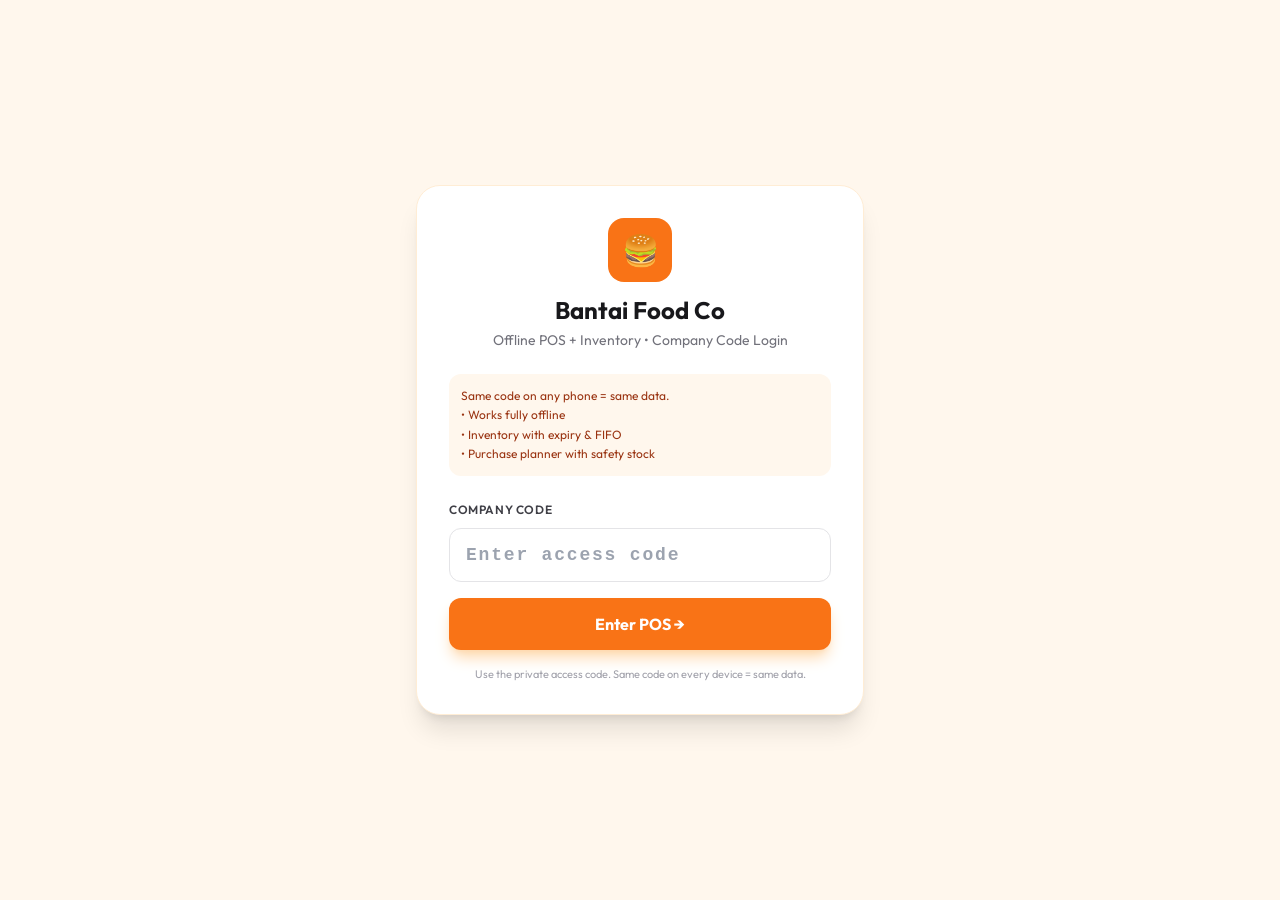
<file: index.html>
<!DOCTYPE html>
<html lang="en">
<head>
  <meta charset="UTF-8">
  <meta name="viewport" content="width=device-width, initial-scale=1">
  <title>Bantai Food Co POS</title><script>//---------------------------------------------------------------------
//
// QR Code Generator for JavaScript
//
// Copyright (c) 2009 Kazuhiko Arase
//
// URL: http://www.d-project.com/
//
// Licensed under the MIT license:
//  http://www.opensource.org/licenses/mit-license.php
//
// The word 'QR Code' is registered trademark of
// DENSO WAVE INCORPORATED
//  http://www.denso-wave.com/qrcode/faqpatent-e.html
//
//---------------------------------------------------------------------

var qrcode = function() {

  //---------------------------------------------------------------------
  // qrcode
  //---------------------------------------------------------------------

  /**
   * qrcode
   * @param typeNumber 1 to 40
   * @param errorCorrectionLevel 'L','M','Q','H'
   */
  var qrcode = function(typeNumber, errorCorrectionLevel) {

    var PAD0 = 0xEC;
    var PAD1 = 0x11;

    var _typeNumber = typeNumber;
    var _errorCorrectionLevel = QRErrorCorrectionLevel[errorCorrectionLevel];
    var _modules = null;
    var _moduleCount = 0;
    var _dataCache = null;
    var _dataList = [];

    var _this = {};

    var makeImpl = function(test, maskPattern) {

      _moduleCount = _typeNumber * 4 + 17;
      _modules = function(moduleCount) {
        var modules = new Array(moduleCount);
        for (var row = 0; row < moduleCount; row += 1) {
          modules[row] = new Array(moduleCount);
          for (var col = 0; col < moduleCount; col += 1) {
            modules[row][col] = null;
          }
        }
        return modules;
      }(_moduleCount);

      setupPositionProbePattern(0, 0);
      setupPositionProbePattern(_moduleCount - 7, 0);
      setupPositionProbePattern(0, _moduleCount - 7);
      setupPositionAdjustPattern();
      setupTimingPattern();
      setupTypeInfo(test, maskPattern);

      if (_typeNumber >= 7) {
        setupTypeNumber(test);
      }

      if (_dataCache == null) {
        _dataCache = createData(_typeNumber, _errorCorrectionLevel, _dataList);
      }

      mapData(_dataCache, maskPattern);
    };

    var setupPositionProbePattern = function(row, col) {

      for (var r = -1; r <= 7; r += 1) {

        if (row + r <= -1 || _moduleCount <= row + r) continue;

        for (var c = -1; c <= 7; c += 1) {

          if (col + c <= -1 || _moduleCount <= col + c) continue;

          if ( (0 <= r && r <= 6 && (c == 0 || c == 6) )
              || (0 <= c && c <= 6 && (r == 0 || r == 6) )
              || (2 <= r && r <= 4 && 2 <= c && c <= 4) ) {
            _modules[row + r][col + c] = true;
          } else {
            _modules[row + r][col + c] = false;
          }
        }
      }
    };

    var getBestMaskPattern = function() {

      var minLostPoint = 0;
      var pattern = 0;

      for (var i = 0; i < 8; i += 1) {

        makeImpl(true, i);

        var lostPoint = QRUtil.getLostPoint(_this);

        if (i == 0 || minLostPoint > lostPoint) {
          minLostPoint = lostPoint;
          pattern = i;
        }
      }

      return pattern;
    };

    var setupTimingPattern = function() {

      for (var r = 8; r < _moduleCount - 8; r += 1) {
        if (_modules[r][6] != null) {
          continue;
        }
        _modules[r][6] = (r % 2 == 0);
      }

      for (var c = 8; c < _moduleCount - 8; c += 1) {
        if (_modules[6][c] != null) {
          continue;
        }
        _modules[6][c] = (c % 2 == 0);
      }
    };

    var setupPositionAdjustPattern = function() {

      var pos = QRUtil.getPatternPosition(_typeNumber);

      for (var i = 0; i < pos.length; i += 1) {

        for (var j = 0; j < pos.length; j += 1) {

          var row = pos[i];
          var col = pos[j];

          if (_modules[row][col] != null) {
            continue;
          }

          for (var r = -2; r <= 2; r += 1) {

            for (var c = -2; c <= 2; c += 1) {

              if (r == -2 || r == 2 || c == -2 || c == 2
                  || (r == 0 && c == 0) ) {
                _modules[row + r][col + c] = true;
              } else {
                _modules[row + r][col + c] = false;
              }
            }
          }
        }
      }
    };

    var setupTypeNumber = function(test) {

      var bits = QRUtil.getBCHTypeNumber(_typeNumber);

      for (var i = 0; i < 18; i += 1) {
        var mod = (!test && ( (bits >> i) & 1) == 1);
        _modules[Math.floor(i / 3)][i % 3 + _moduleCount - 8 - 3] = mod;
      }

      for (var i = 0; i < 18; i += 1) {
        var mod = (!test && ( (bits >> i) & 1) == 1);
        _modules[i % 3 + _moduleCount - 8 - 3][Math.floor(i / 3)] = mod;
      }
    };

    var setupTypeInfo = function(test, maskPattern) {

      var data = (_errorCorrectionLevel << 3) | maskPattern;
      var bits = QRUtil.getBCHTypeInfo(data);

      // vertical
      for (var i = 0; i < 15; i += 1) {

        var mod = (!test && ( (bits >> i) & 1) == 1);

        if (i < 6) {
          _modules[i][8] = mod;
        } else if (i < 8) {
          _modules[i + 1][8] = mod;
        } else {
          _modules[_moduleCount - 15 + i][8] = mod;
        }
      }

      // horizontal
      for (var i = 0; i < 15; i += 1) {

        var mod = (!test && ( (bits >> i) & 1) == 1);

        if (i < 8) {
          _modules[8][_moduleCount - i - 1] = mod;
        } else if (i < 9) {
          _modules[8][15 - i - 1 + 1] = mod;
        } else {
          _modules[8][15 - i - 1] = mod;
        }
      }

      // fixed module
      _modules[_moduleCount - 8][8] = (!test);
    };

    var mapData = function(data, maskPattern) {

      var inc = -1;
      var row = _moduleCount - 1;
      var bitIndex = 7;
      var byteIndex = 0;
      var maskFunc = QRUtil.getMaskFunction(maskPattern);

      for (var col = _moduleCount - 1; col > 0; col -= 2) {

        if (col == 6) col -= 1;

        while (true) {

          for (var c = 0; c < 2; c += 1) {

            if (_modules[row][col - c] == null) {

              var dark = false;

              if (byteIndex < data.length) {
                dark = ( ( (data[byteIndex] >>> bitIndex) & 1) == 1);
              }

              var mask = maskFunc(row, col - c);

              if (mask) {
                dark = !dark;
              }

              _modules[row][col - c] = dark;
              bitIndex -= 1;

              if (bitIndex == -1) {
                byteIndex += 1;
                bitIndex = 7;
              }
            }
          }

          row += inc;

          if (row < 0 || _moduleCount <= row) {
            row -= inc;
            inc = -inc;
            break;
          }
        }
      }
    };

    var createBytes = function(buffer, rsBlocks) {

      var offset = 0;

      var maxDcCount = 0;
      var maxEcCount = 0;

      var dcdata = new Array(rsBlocks.length);
      var ecdata = new Array(rsBlocks.length);

      for (var r = 0; r < rsBlocks.length; r += 1) {

        var dcCount = rsBlocks[r].dataCount;
        var ecCount = rsBlocks[r].totalCount - dcCount;

        maxDcCount = Math.max(maxDcCount, dcCount);
        maxEcCount = Math.max(maxEcCount, ecCount);

        dcdata[r] = new Array(dcCount);

        for (var i = 0; i < dcdata[r].length; i += 1) {
          dcdata[r][i] = 0xff & buffer.getBuffer()[i + offset];
        }
        offset += dcCount;

        var rsPoly = QRUtil.getErrorCorrectPolynomial(ecCount);
        var rawPoly = qrPolynomial(dcdata[r], rsPoly.getLength() - 1);

        var modPoly = rawPoly.mod(rsPoly);
        ecdata[r] = new Array(rsPoly.getLength() - 1);
        for (var i = 0; i < ecdata[r].length; i += 1) {
          var modIndex = i + modPoly.getLength() - ecdata[r].length;
          ecdata[r][i] = (modIndex >= 0)? modPoly.getAt(modIndex) : 0;
        }
      }

      var totalCodeCount = 0;
      for (var i = 0; i < rsBlocks.length; i += 1) {
        totalCodeCount += rsBlocks[i].totalCount;
      }

      var data = new Array(totalCodeCount);
      var index = 0;

      for (var i = 0; i < maxDcCount; i += 1) {
        for (var r = 0; r < rsBlocks.length; r += 1) {
          if (i < dcdata[r].length) {
            data[index] = dcdata[r][i];
            index += 1;
          }
        }
      }

      for (var i = 0; i < maxEcCount; i += 1) {
        for (var r = 0; r < rsBlocks.length; r += 1) {
          if (i < ecdata[r].length) {
            data[index] = ecdata[r][i];
            index += 1;
          }
        }
      }

      return data;
    };

    var createData = function(typeNumber, errorCorrectionLevel, dataList) {

      var rsBlocks = QRRSBlock.getRSBlocks(typeNumber, errorCorrectionLevel);

      var buffer = qrBitBuffer();

      for (var i = 0; i < dataList.length; i += 1) {
        var data = dataList[i];
        buffer.put(data.getMode(), 4);
        buffer.put(data.getLength(), QRUtil.getLengthInBits(data.getMode(), typeNumber) );
        data.write(buffer);
      }

      // calc num max data.
      var totalDataCount = 0;
      for (var i = 0; i < rsBlocks.length; i += 1) {
        totalDataCount += rsBlocks[i].dataCount;
      }

      if (buffer.getLengthInBits() > totalDataCount * 8) {
        throw 'code length overflow. ('
          + buffer.getLengthInBits()
          + '>'
          + totalDataCount * 8
          + ')';
      }

      // end code
      if (buffer.getLengthInBits() + 4 <= totalDataCount * 8) {
        buffer.put(0, 4);
      }

      // padding
      while (buffer.getLengthInBits() % 8 != 0) {
        buffer.putBit(false);
      }

      // padding
      while (true) {

        if (buffer.getLengthInBits() >= totalDataCount * 8) {
          break;
        }
        buffer.put(PAD0, 8);

        if (buffer.getLengthInBits() >= totalDataCount * 8) {
          break;
        }
        buffer.put(PAD1, 8);
      }

      return createBytes(buffer, rsBlocks);
    };

    _this.addData = function(data, mode) {

      mode = mode || 'Byte';

      var newData = null;

      switch(mode) {
      case 'Numeric' :
        newData = qrNumber(data);
        break;
      case 'Alphanumeric' :
        newData = qrAlphaNum(data);
        break;
      case 'Byte' :
        newData = qr8BitByte(data);
        break;
      case 'Kanji' :
        newData = qrKanji(data);
        break;
      default :
        throw 'mode:' + mode;
      }

      _dataList.push(newData);
      _dataCache = null;
    };

    _this.isDark = function(row, col) {
      if (row < 0 || _moduleCount <= row || col < 0 || _moduleCount <= col) {
        throw row + ',' + col;
      }
      return _modules[row][col];
    };

    _this.getModuleCount = function() {
      return _moduleCount;
    };

    _this.make = function() {
      if (_typeNumber < 1) {
        var typeNumber = 1;

        for (; typeNumber < 40; typeNumber++) {
          var rsBlocks = QRRSBlock.getRSBlocks(typeNumber, _errorCorrectionLevel);
          var buffer = qrBitBuffer();

          for (var i = 0; i < _dataList.length; i++) {
            var data = _dataList[i];
            buffer.put(data.getMode(), 4);
            buffer.put(data.getLength(), QRUtil.getLengthInBits(data.getMode(), typeNumber) );
            data.write(buffer);
          }

          var totalDataCount = 0;
          for (var i = 0; i < rsBlocks.length; i++) {
            totalDataCount += rsBlocks[i].dataCount;
          }

          if (buffer.getLengthInBits() <= totalDataCount * 8) {
            break;
          }
        }

        _typeNumber = typeNumber;
      }

      makeImpl(false, getBestMaskPattern() );
    };

    _this.createTableTag = function(cellSize, margin) {

      cellSize = cellSize || 2;
      margin = (typeof margin == 'undefined')? cellSize * 4 : margin;

      var qrHtml = '';

      qrHtml += '<table style="';
      qrHtml += ' border-width: 0px; border-style: none;';
      qrHtml += ' border-collapse: collapse;';
      qrHtml += ' padding: 0px; margin: ' + margin + 'px;';
      qrHtml += '">';
      qrHtml += '<tbody>';

      for (var r = 0; r < _this.getModuleCount(); r += 1) {

        qrHtml += '<tr>';

        for (var c = 0; c < _this.getModuleCount(); c += 1) {
          qrHtml += '<td style="';
          qrHtml += ' border-width: 0px; border-style: none;';
          qrHtml += ' border-collapse: collapse;';
          qrHtml += ' padding: 0px; margin: 0px;';
          qrHtml += ' width: ' + cellSize + 'px;';
          qrHtml += ' height: ' + cellSize + 'px;';
          qrHtml += ' background-color: ';
          qrHtml += _this.isDark(r, c)? '#000000' : '#ffffff';
          qrHtml += ';';
          qrHtml += '"/>';
        }

        qrHtml += '</tr>';
      }

      qrHtml += '</tbody>';
      qrHtml += '</table>';

      return qrHtml;
    };

    _this.createSvgTag = function(cellSize, margin, alt, title) {

      var opts = {};
      if (typeof arguments[0] == 'object') {
        // Called by options.
        opts = arguments[0];
        // overwrite cellSize and margin.
        cellSize = opts.cellSize;
        margin = opts.margin;
        alt = opts.alt;
        title = opts.title;
      }

      cellSize = cellSize || 2;
      margin = (typeof margin == 'undefined')? cellSize * 4 : margin;

      // Compose alt property surrogate
      alt = (typeof alt === 'string') ? {text: alt} : alt || {};
      alt.text = alt.text || null;
      alt.id = (alt.text) ? alt.id || 'qrcode-description' : null;

      // Compose title property surrogate
      title = (typeof title === 'string') ? {text: title} : title || {};
      title.text = title.text || null;
      title.id = (title.text) ? title.id || 'qrcode-title' : null;

      var size = _this.getModuleCount() * cellSize + margin * 2;
      var c, mc, r, mr, qrSvg='', rect;

      rect = 'l' + cellSize + ',0 0,' + cellSize +
        ' -' + cellSize + ',0 0,-' + cellSize + 'z ';

      qrSvg += '<svg version="1.1" xmlns="http://www.w3.org/2000/svg"';
      qrSvg += !opts.scalable ? ' width="' + size + 'px" height="' + size + 'px"' : '';
      qrSvg += ' viewBox="0 0 ' + size + ' ' + size + '" ';
      qrSvg += ' preserveAspectRatio="xMinYMin meet"';
      qrSvg += (title.text || alt.text) ? ' role="img" aria-labelledby="' +
          escapeXml([title.id, alt.id].join(' ').trim() ) + '"' : '';
      qrSvg += '>';
      qrSvg += (title.text) ? '<title id="' + escapeXml(title.id) + '">' +
          escapeXml(title.text) + '</title>' : '';
      qrSvg += (alt.text) ? '<description id="' + escapeXml(alt.id) + '">' +
          escapeXml(alt.text) + '</description>' : '';
      qrSvg += '<rect width="100%" height="100%" fill="white" cx="0" cy="0"/>';
      qrSvg += '<path d="';

      for (r = 0; r < _this.getModuleCount(); r += 1) {
        mr = r * cellSize + margin;
        for (c = 0; c < _this.getModuleCount(); c += 1) {
          if (_this.isDark(r, c) ) {
            mc = c*cellSize+margin;
            qrSvg += 'M' + mc + ',' + mr + rect;
          }
        }
      }

      qrSvg += '" stroke="transparent" fill="black"/>';
      qrSvg += '</svg>';

      return qrSvg;
    };

    _this.createDataURL = function(cellSize, margin) {

      cellSize = cellSize || 2;
      margin = (typeof margin == 'undefined')? cellSize * 4 : margin;

      var size = _this.getModuleCount() * cellSize + margin * 2;
      var min = margin;
      var max = size - margin;

      return createDataURL(size, size, function(x, y) {
        if (min <= x && x < max && min <= y && y < max) {
          var c = Math.floor( (x - min) / cellSize);
          var r = Math.floor( (y - min) / cellSize);
          return _this.isDark(r, c)? 0 : 1;
        } else {
          return 1;
        }
      } );
    };

    _this.createImgTag = function(cellSize, margin, alt) {

      cellSize = cellSize || 2;
      margin = (typeof margin == 'undefined')? cellSize * 4 : margin;

      var size = _this.getModuleCount() * cellSize + margin * 2;

      var img = '';
      img += '<img';
      img += '\u0020src="';
      img += _this.createDataURL(cellSize, margin);
      img += '"';
      img += '\u0020width="';
      img += size;
      img += '"';
      img += '\u0020height="';
      img += size;
      img += '"';
      if (alt) {
        img += '\u0020alt="';
        img += escapeXml(alt);
        img += '"';
      }
      img += '/>';

      return img;
    };

    var escapeXml = function(s) {
      var escaped = '';
      for (var i = 0; i < s.length; i += 1) {
        var c = s.charAt(i);
        switch(c) {
        case '<': escaped += '&lt;'; break;
        case '>': escaped += '&gt;'; break;
        case '&': escaped += '&amp;'; break;
        case '"': escaped += '&quot;'; break;
        default : escaped += c; break;
        }
      }
      return escaped;
    };

    var _createHalfASCII = function(margin) {
      var cellSize = 1;
      margin = (typeof margin == 'undefined')? cellSize * 2 : margin;

      var size = _this.getModuleCount() * cellSize + margin * 2;
      var min = margin;
      var max = size - margin;

      var y, x, r1, r2, p;

      var blocks = {
        '██': '█',
        '█ ': '▀',
        ' █': '▄',
        '  ': ' '
      };

      var blocksLastLineNoMargin = {
        '██': '▀',
        '█ ': '▀',
        ' █': ' ',
        '  ': ' '
      };

      var ascii = '';
      for (y = 0; y < size; y += 2) {
        r1 = Math.floor((y - min) / cellSize);
        r2 = Math.floor((y + 1 - min) / cellSize);
        for (x = 0; x < size; x += 1) {
          p = '█';

          if (min <= x && x < max && min <= y && y < max && _this.isDark(r1, Math.floor((x - min) / cellSize))) {
            p = ' ';
          }

          if (min <= x && x < max && min <= y+1 && y+1 < max && _this.isDark(r2, Math.floor((x - min) / cellSize))) {
            p += ' ';
          }
          else {
            p += '█';
          }

          // Output 2 characters per pixel, to create full square. 1 character per pixels gives only half width of square.
          ascii += (margin < 1 && y+1 >= max) ? blocksLastLineNoMargin[p] : blocks[p];
        }

        ascii += '\n';
      }

      if (size % 2 && margin > 0) {
        return ascii.substring(0, ascii.length - size - 1) + Array(size+1).join('▀');
      }

      return ascii.substring(0, ascii.length-1);
    };

    _this.createASCII = function(cellSize, margin) {
      cellSize = cellSize || 1;

      if (cellSize < 2) {
        return _createHalfASCII(margin);
      }

      cellSize -= 1;
      margin = (typeof margin == 'undefined')? cellSize * 2 : margin;

      var size = _this.getModuleCount() * cellSize + margin * 2;
      var min = margin;
      var max = size - margin;

      var y, x, r, p;

      var white = Array(cellSize+1).join('██');
      var black = Array(cellSize+1).join('  ');

      var ascii = '';
      var line = '';
      for (y = 0; y < size; y += 1) {
        r = Math.floor( (y - min) / cellSize);
        line = '';
        for (x = 0; x < size; x += 1) {
          p = 1;

          if (min <= x && x < max && min <= y && y < max && _this.isDark(r, Math.floor((x - min) / cellSize))) {
            p = 0;
          }

          // Output 2 characters per pixel, to create full square. 1 character per pixels gives only half width of square.
          line += p ? white : black;
        }

        for (r = 0; r < cellSize; r += 1) {
          ascii += line + '\n';
        }
      }

      return ascii.substring(0, ascii.length-1);
    };

    _this.renderTo2dContext = function(context, cellSize) {
      cellSize = cellSize || 2;
      var length = _this.getModuleCount();
      for (var row = 0; row < length; row++) {
        for (var col = 0; col < length; col++) {
          context.fillStyle = _this.isDark(row, col) ? 'black' : 'white';
          context.fillRect(col * cellSize, row * cellSize, cellSize, cellSize);
        }
      }
    }

    return _this;
  };

  //---------------------------------------------------------------------
  // qrcode.stringToBytes
  //---------------------------------------------------------------------

  qrcode.stringToBytesFuncs = {
    'default' : function(s) {
      var bytes = [];
      for (var i = 0; i < s.length; i += 1) {
        var c = s.charCodeAt(i);
        bytes.push(c & 0xff);
      }
      return bytes;
    }
  };

  qrcode.stringToBytes = qrcode.stringToBytesFuncs['default'];

  //---------------------------------------------------------------------
  // qrcode.createStringToBytes
  //---------------------------------------------------------------------

  /**
   * @param unicodeData base64 string of byte array.
   * [16bit Unicode],[16bit Bytes], ...
   * @param numChars
   */
  qrcode.createStringToBytes = function(unicodeData, numChars) {

    // create conversion map.

    var unicodeMap = function() {

      var bin = base64DecodeInputStream(unicodeData);
      var read = function() {
        var b = bin.read();
        if (b == -1) throw 'eof';
        return b;
      };

      var count = 0;
      var unicodeMap = {};
      while (true) {
        var b0 = bin.read();
        if (b0 == -1) break;
        var b1 = read();
        var b2 = read();
        var b3 = read();
        var k = String.fromCharCode( (b0 << 8) | b1);
        var v = (b2 << 8) | b3;
        unicodeMap[k] = v;
        count += 1;
      }
      if (count != numChars) {
        throw count + ' != ' + numChars;
      }

      return unicodeMap;
    }();

    var unknownChar = '?'.charCodeAt(0);

    return function(s) {
      var bytes = [];
      for (var i = 0; i < s.length; i += 1) {
        var c = s.charCodeAt(i);
        if (c < 128) {
          bytes.push(c);
        } else {
          var b = unicodeMap[s.charAt(i)];
          if (typeof b == 'number') {
            if ( (b & 0xff) == b) {
              // 1byte
              bytes.push(b);
            } else {
              // 2bytes
              bytes.push(b >>> 8);
              bytes.push(b & 0xff);
            }
          } else {
            bytes.push(unknownChar);
          }
        }
      }
      return bytes;
    };
  };

  //---------------------------------------------------------------------
  // QRMode
  //---------------------------------------------------------------------

  var QRMode = {
    MODE_NUMBER :    1 << 0,
    MODE_ALPHA_NUM : 1 << 1,
    MODE_8BIT_BYTE : 1 << 2,
    MODE_KANJI :     1 << 3
  };

  //---------------------------------------------------------------------
  // QRErrorCorrectionLevel
  //---------------------------------------------------------------------

  var QRErrorCorrectionLevel = {
    L : 1,
    M : 0,
    Q : 3,
    H : 2
  };

  //---------------------------------------------------------------------
  // QRMaskPattern
  //---------------------------------------------------------------------

  var QRMaskPattern = {
    PATTERN000 : 0,
    PATTERN001 : 1,
    PATTERN010 : 2,
    PATTERN011 : 3,
    PATTERN100 : 4,
    PATTERN101 : 5,
    PATTERN110 : 6,
    PATTERN111 : 7
  };

  //---------------------------------------------------------------------
  // QRUtil
  //---------------------------------------------------------------------

  var QRUtil = function() {

    var PATTERN_POSITION_TABLE = [
      [],
      [6, 18],
      [6, 22],
      [6, 26],
      [6, 30],
      [6, 34],
      [6, 22, 38],
      [6, 24, 42],
      [6, 26, 46],
      [6, 28, 50],
      [6, 30, 54],
      [6, 32, 58],
      [6, 34, 62],
      [6, 26, 46, 66],
      [6, 26, 48, 70],
      [6, 26, 50, 74],
      [6, 30, 54, 78],
      [6, 30, 56, 82],
      [6, 30, 58, 86],
      [6, 34, 62, 90],
      [6, 28, 50, 72, 94],
      [6, 26, 50, 74, 98],
      [6, 30, 54, 78, 102],
      [6, 28, 54, 80, 106],
      [6, 32, 58, 84, 110],
      [6, 30, 58, 86, 114],
      [6, 34, 62, 90, 118],
      [6, 26, 50, 74, 98, 122],
      [6, 30, 54, 78, 102, 126],
      [6, 26, 52, 78, 104, 130],
      [6, 30, 56, 82, 108, 134],
      [6, 34, 60, 86, 112, 138],
      [6, 30, 58, 86, 114, 142],
      [6, 34, 62, 90, 118, 146],
      [6, 30, 54, 78, 102, 126, 150],
      [6, 24, 50, 76, 102, 128, 154],
      [6, 28, 54, 80, 106, 132, 158],
      [6, 32, 58, 84, 110, 136, 162],
      [6, 26, 54, 82, 110, 138, 166],
      [6, 30, 58, 86, 114, 142, 170]
    ];
    var G15 = (1 << 10) | (1 << 8) | (1 << 5) | (1 << 4) | (1 << 2) | (1 << 1) | (1 << 0);
    var G18 = (1 << 12) | (1 << 11) | (1 << 10) | (1 << 9) | (1 << 8) | (1 << 5) | (1 << 2) | (1 << 0);
    var G15_MASK = (1 << 14) | (1 << 12) | (1 << 10) | (1 << 4) | (1 << 1);

    var _this = {};

    var getBCHDigit = function(data) {
      var digit = 0;
      while (data != 0) {
        digit += 1;
        data >>>= 1;
      }
      return digit;
    };

    _this.getBCHTypeInfo = function(data) {
      var d = data << 10;
      while (getBCHDigit(d) - getBCHDigit(G15) >= 0) {
        d ^= (G15 << (getBCHDigit(d) - getBCHDigit(G15) ) );
      }
      return ( (data << 10) | d) ^ G15_MASK;
    };

    _this.getBCHTypeNumber = function(data) {
      var d = data << 12;
      while (getBCHDigit(d) - getBCHDigit(G18) >= 0) {
        d ^= (G18 << (getBCHDigit(d) - getBCHDigit(G18) ) );
      }
      return (data << 12) | d;
    };

    _this.getPatternPosition = function(typeNumber) {
      return PATTERN_POSITION_TABLE[typeNumber - 1];
    };

    _this.getMaskFunction = function(maskPattern) {

      switch (maskPattern) {

      case QRMaskPattern.PATTERN000 :
        return function(i, j) { return (i + j) % 2 == 0; };
      case QRMaskPattern.PATTERN001 :
        return function(i, j) { return i % 2 == 0; };
      case QRMaskPattern.PATTERN010 :
        return function(i, j) { return j % 3 == 0; };
      case QRMaskPattern.PATTERN011 :
        return function(i, j) { return (i + j) % 3 == 0; };
      case QRMaskPattern.PATTERN100 :
        return function(i, j) { return (Math.floor(i / 2) + Math.floor(j / 3) ) % 2 == 0; };
      case QRMaskPattern.PATTERN101 :
        return function(i, j) { return (i * j) % 2 + (i * j) % 3 == 0; };
      case QRMaskPattern.PATTERN110 :
        return function(i, j) { return ( (i * j) % 2 + (i * j) % 3) % 2 == 0; };
      case QRMaskPattern.PATTERN111 :
        return function(i, j) { return ( (i * j) % 3 + (i + j) % 2) % 2 == 0; };

      default :
        throw 'bad maskPattern:' + maskPattern;
      }
    };

    _this.getErrorCorrectPolynomial = function(errorCorrectLength) {
      var a = qrPolynomial([1], 0);
      for (var i = 0; i < errorCorrectLength; i += 1) {
        a = a.multiply(qrPolynomial([1, QRMath.gexp(i)], 0) );
      }
      return a;
    };

    _this.getLengthInBits = function(mode, type) {

      if (1 <= type && type < 10) {

        // 1 - 9

        switch(mode) {
        case QRMode.MODE_NUMBER    : return 10;
        case QRMode.MODE_ALPHA_NUM : return 9;
        case QRMode.MODE_8BIT_BYTE : return 8;
        case QRMode.MODE_KANJI     : return 8;
        default :
          throw 'mode:' + mode;
        }

      } else if (type < 27) {

        // 10 - 26

        switch(mode) {
        case QRMode.MODE_NUMBER    : return 12;
        case QRMode.MODE_ALPHA_NUM : return 11;
        case QRMode.MODE_8BIT_BYTE : return 16;
        case QRMode.MODE_KANJI     : return 10;
        default :
          throw 'mode:' + mode;
        }

      } else if (type < 41) {

        // 27 - 40

        switch(mode) {
        case QRMode.MODE_NUMBER    : return 14;
        case QRMode.MODE_ALPHA_NUM : return 13;
        case QRMode.MODE_8BIT_BYTE : return 16;
        case QRMode.MODE_KANJI     : return 12;
        default :
          throw 'mode:' + mode;
        }

      } else {
        throw 'type:' + type;
      }
    };

    _this.getLostPoint = function(qrcode) {

      var moduleCount = qrcode.getModuleCount();

      var lostPoint = 0;

      // LEVEL1

      for (var row = 0; row < moduleCount; row += 1) {
        for (var col = 0; col < moduleCount; col += 1) {

          var sameCount = 0;
          var dark = qrcode.isDark(row, col);

          for (var r = -1; r <= 1; r += 1) {

            if (row + r < 0 || moduleCount <= row + r) {
              continue;
            }

            for (var c = -1; c <= 1; c += 1) {

              if (col + c < 0 || moduleCount <= col + c) {
                continue;
              }

              if (r == 0 && c == 0) {
                continue;
              }

              if (dark == qrcode.isDark(row + r, col + c) ) {
                sameCount += 1;
              }
            }
          }

          if (sameCount > 5) {
            lostPoint += (3 + sameCount - 5);
          }
        }
      };

      // LEVEL2

      for (var row = 0; row < moduleCount - 1; row += 1) {
        for (var col = 0; col < moduleCount - 1; col += 1) {
          var count = 0;
          if (qrcode.isDark(row, col) ) count += 1;
          if (qrcode.isDark(row + 1, col) ) count += 1;
          if (qrcode.isDark(row, col + 1) ) count += 1;
          if (qrcode.isDark(row + 1, col + 1) ) count += 1;
          if (count == 0 || count == 4) {
            lostPoint += 3;
          }
        }
      }

      // LEVEL3

      for (var row = 0; row < moduleCount; row += 1) {
        for (var col = 0; col < moduleCount - 6; col += 1) {
          if (qrcode.isDark(row, col)
              && !qrcode.isDark(row, col + 1)
              &&  qrcode.isDark(row, col + 2)
              &&  qrcode.isDark(row, col + 3)
              &&  qrcode.isDark(row, col + 4)
              && !qrcode.isDark(row, col + 5)
              &&  qrcode.isDark(row, col + 6) ) {
            lostPoint += 40;
          }
        }
      }

      for (var col = 0; col < moduleCount; col += 1) {
        for (var row = 0; row < moduleCount - 6; row += 1) {
          if (qrcode.isDark(row, col)
              && !qrcode.isDark(row + 1, col)
              &&  qrcode.isDark(row + 2, col)
              &&  qrcode.isDark(row + 3, col)
              &&  qrcode.isDark(row + 4, col)
              && !qrcode.isDark(row + 5, col)
              &&  qrcode.isDark(row + 6, col) ) {
            lostPoint += 40;
          }
        }
      }

      // LEVEL4

      var darkCount = 0;

      for (var col = 0; col < moduleCount; col += 1) {
        for (var row = 0; row < moduleCount; row += 1) {
          if (qrcode.isDark(row, col) ) {
            darkCount += 1;
          }
        }
      }

      var ratio = Math.abs(100 * darkCount / moduleCount / moduleCount - 50) / 5;
      lostPoint += ratio * 10;

      return lostPoint;
    };

    return _this;
  }();

  //---------------------------------------------------------------------
  // QRMath
  //---------------------------------------------------------------------

  var QRMath = function() {

    var EXP_TABLE = new Array(256);
    var LOG_TABLE = new Array(256);

    // initialize tables
    for (var i = 0; i < 8; i += 1) {
      EXP_TABLE[i] = 1 << i;
    }
    for (var i = 8; i < 256; i += 1) {
      EXP_TABLE[i] = EXP_TABLE[i - 4]
        ^ EXP_TABLE[i - 5]
        ^ EXP_TABLE[i - 6]
        ^ EXP_TABLE[i - 8];
    }
    for (var i = 0; i < 255; i += 1) {
      LOG_TABLE[EXP_TABLE[i] ] = i;
    }

    var _this = {};

    _this.glog = function(n) {

      if (n < 1) {
        throw 'glog(' + n + ')';
      }

      return LOG_TABLE[n];
    };

    _this.gexp = function(n) {

      while (n < 0) {
        n += 255;
      }

      while (n >= 256) {
        n -= 255;
      }

      return EXP_TABLE[n];
    };

    return _this;
  }();

  //---------------------------------------------------------------------
  // qrPolynomial
  //---------------------------------------------------------------------

  function qrPolynomial(num, shift) {

    if (typeof num.length == 'undefined') {
      throw num.length + '/' + shift;
    }

    var _num = function() {
      var offset = 0;
      while (offset < num.length && num[offset] == 0) {
        offset += 1;
      }
      var _num = new Array(num.length - offset + shift);
      for (var i = 0; i < num.length - offset; i += 1) {
        _num[i] = num[i + offset];
      }
      return _num;
    }();

    var _this = {};

    _this.getAt = function(index) {
      return _num[index];
    };

    _this.getLength = function() {
      return _num.length;
    };

    _this.multiply = function(e) {

      var num = new Array(_this.getLength() + e.getLength() - 1);

      for (var i = 0; i < _this.getLength(); i += 1) {
        for (var j = 0; j < e.getLength(); j += 1) {
          num[i + j] ^= QRMath.gexp(QRMath.glog(_this.getAt(i) ) + QRMath.glog(e.getAt(j) ) );
        }
      }

      return qrPolynomial(num, 0);
    };

    _this.mod = function(e) {

      if (_this.getLength() - e.getLength() < 0) {
        return _this;
      }

      var ratio = QRMath.glog(_this.getAt(0) ) - QRMath.glog(e.getAt(0) );

      var num = new Array(_this.getLength() );
      for (var i = 0; i < _this.getLength(); i += 1) {
        num[i] = _this.getAt(i);
      }

      for (var i = 0; i < e.getLength(); i += 1) {
        num[i] ^= QRMath.gexp(QRMath.glog(e.getAt(i) ) + ratio);
      }

      // recursive call
      return qrPolynomial(num, 0).mod(e);
    };

    return _this;
  };

  //---------------------------------------------------------------------
  // QRRSBlock
  //---------------------------------------------------------------------

  var QRRSBlock = function() {

    var RS_BLOCK_TABLE = [

      // L
      // M
      // Q
      // H

      // 1
      [1, 26, 19],
      [1, 26, 16],
      [1, 26, 13],
      [1, 26, 9],

      // 2
      [1, 44, 34],
      [1, 44, 28],
      [1, 44, 22],
      [1, 44, 16],

      // 3
      [1, 70, 55],
      [1, 70, 44],
      [2, 35, 17],
      [2, 35, 13],

      // 4
      [1, 100, 80],
      [2, 50, 32],
      [2, 50, 24],
      [4, 25, 9],

      // 5
      [1, 134, 108],
      [2, 67, 43],
      [2, 33, 15, 2, 34, 16],
      [2, 33, 11, 2, 34, 12],

      // 6
      [2, 86, 68],
      [4, 43, 27],
      [4, 43, 19],
      [4, 43, 15],

      // 7
      [2, 98, 78],
      [4, 49, 31],
      [2, 32, 14, 4, 33, 15],
      [4, 39, 13, 1, 40, 14],

      // 8
      [2, 121, 97],
      [2, 60, 38, 2, 61, 39],
      [4, 40, 18, 2, 41, 19],
      [4, 40, 14, 2, 41, 15],

      // 9
      [2, 146, 116],
      [3, 58, 36, 2, 59, 37],
      [4, 36, 16, 4, 37, 17],
      [4, 36, 12, 4, 37, 13],

      // 10
      [2, 86, 68, 2, 87, 69],
      [4, 69, 43, 1, 70, 44],
      [6, 43, 19, 2, 44, 20],
      [6, 43, 15, 2, 44, 16],

      // 11
      [4, 101, 81],
      [1, 80, 50, 4, 81, 51],
      [4, 50, 22, 4, 51, 23],
      [3, 36, 12, 8, 37, 13],

      // 12
      [2, 116, 92, 2, 117, 93],
      [6, 58, 36, 2, 59, 37],
      [4, 46, 20, 6, 47, 21],
      [7, 42, 14, 4, 43, 15],

      // 13
      [4, 133, 107],
      [8, 59, 37, 1, 60, 38],
      [8, 44, 20, 4, 45, 21],
      [12, 33, 11, 4, 34, 12],

      // 14
      [3, 145, 115, 1, 146, 116],
      [4, 64, 40, 5, 65, 41],
      [11, 36, 16, 5, 37, 17],
      [11, 36, 12, 5, 37, 13],

      // 15
      [5, 109, 87, 1, 110, 88],
      [5, 65, 41, 5, 66, 42],
      [5, 54, 24, 7, 55, 25],
      [11, 36, 12, 7, 37, 13],

      // 16
      [5, 122, 98, 1, 123, 99],
      [7, 73, 45, 3, 74, 46],
      [15, 43, 19, 2, 44, 20],
      [3, 45, 15, 13, 46, 16],

      // 17
      [1, 135, 107, 5, 136, 108],
      [10, 74, 46, 1, 75, 47],
      [1, 50, 22, 15, 51, 23],
      [2, 42, 14, 17, 43, 15],

      // 18
      [5, 150, 120, 1, 151, 121],
      [9, 69, 43, 4, 70, 44],
      [17, 50, 22, 1, 51, 23],
      [2, 42, 14, 19, 43, 15],

      // 19
      [3, 141, 113, 4, 142, 114],
      [3, 70, 44, 11, 71, 45],
      [17, 47, 21, 4, 48, 22],
      [9, 39, 13, 16, 40, 14],

      // 20
      [3, 135, 107, 5, 136, 108],
      [3, 67, 41, 13, 68, 42],
      [15, 54, 24, 5, 55, 25],
      [15, 43, 15, 10, 44, 16],

      // 21
      [4, 144, 116, 4, 145, 117],
      [17, 68, 42],
      [17, 50, 22, 6, 51, 23],
      [19, 46, 16, 6, 47, 17],

      // 22
      [2, 139, 111, 7, 140, 112],
      [17, 74, 46],
      [7, 54, 24, 16, 55, 25],
      [34, 37, 13],

      // 23
      [4, 151, 121, 5, 152, 122],
      [4, 75, 47, 14, 76, 48],
      [11, 54, 24, 14, 55, 25],
      [16, 45, 15, 14, 46, 16],

      // 24
      [6, 147, 117, 4, 148, 118],
      [6, 73, 45, 14, 74, 46],
      [11, 54, 24, 16, 55, 25],
      [30, 46, 16, 2, 47, 17],

      // 25
      [8, 132, 106, 4, 133, 107],
      [8, 75, 47, 13, 76, 48],
      [7, 54, 24, 22, 55, 25],
      [22, 45, 15, 13, 46, 16],

      // 26
      [10, 142, 114, 2, 143, 115],
      [19, 74, 46, 4, 75, 47],
      [28, 50, 22, 6, 51, 23],
      [33, 46, 16, 4, 47, 17],

      // 27
      [8, 152, 122, 4, 153, 123],
      [22, 73, 45, 3, 74, 46],
      [8, 53, 23, 26, 54, 24],
      [12, 45, 15, 28, 46, 16],

      // 28
      [3, 147, 117, 10, 148, 118],
      [3, 73, 45, 23, 74, 46],
      [4, 54, 24, 31, 55, 25],
      [11, 45, 15, 31, 46, 16],

      // 29
      [7, 146, 116, 7, 147, 117],
      [21, 73, 45, 7, 74, 46],
      [1, 53, 23, 37, 54, 24],
      [19, 45, 15, 26, 46, 16],

      // 30
      [5, 145, 115, 10, 146, 116],
      [19, 75, 47, 10, 76, 48],
      [15, 54, 24, 25, 55, 25],
      [23, 45, 15, 25, 46, 16],

      // 31
      [13, 145, 115, 3, 146, 116],
      [2, 74, 46, 29, 75, 47],
      [42, 54, 24, 1, 55, 25],
      [23, 45, 15, 28, 46, 16],

      // 32
      [17, 145, 115],
      [10, 74, 46, 23, 75, 47],
      [10, 54, 24, 35, 55, 25],
      [19, 45, 15, 35, 46, 16],

      // 33
      [17, 145, 115, 1, 146, 116],
      [14, 74, 46, 21, 75, 47],
      [29, 54, 24, 19, 55, 25],
      [11, 45, 15, 46, 46, 16],

      // 34
      [13, 145, 115, 6, 146, 116],
      [14, 74, 46, 23, 75, 47],
      [44, 54, 24, 7, 55, 25],
      [59, 46, 16, 1, 47, 17],

      // 35
      [12, 151, 121, 7, 152, 122],
      [12, 75, 47, 26, 76, 48],
      [39, 54, 24, 14, 55, 25],
      [22, 45, 15, 41, 46, 16],

      // 36
      [6, 151, 121, 14, 152, 122],
      [6, 75, 47, 34, 76, 48],
      [46, 54, 24, 10, 55, 25],
      [2, 45, 15, 64, 46, 16],

      // 37
      [17, 152, 122, 4, 153, 123],
      [29, 74, 46, 14, 75, 47],
      [49, 54, 24, 10, 55, 25],
      [24, 45, 15, 46, 46, 16],

      // 38
      [4, 152, 122, 18, 153, 123],
      [13, 74, 46, 32, 75, 47],
      [48, 54, 24, 14, 55, 25],
      [42, 45, 15, 32, 46, 16],

      // 39
      [20, 147, 117, 4, 148, 118],
      [40, 75, 47, 7, 76, 48],
      [43, 54, 24, 22, 55, 25],
      [10, 45, 15, 67, 46, 16],

      // 40
      [19, 148, 118, 6, 149, 119],
      [18, 75, 47, 31, 76, 48],
      [34, 54, 24, 34, 55, 25],
      [20, 45, 15, 61, 46, 16]
    ];

    var qrRSBlock = function(totalCount, dataCount) {
      var _this = {};
      _this.totalCount = totalCount;
      _this.dataCount = dataCount;
      return _this;
    };

    var _this = {};

    var getRsBlockTable = function(typeNumber, errorCorrectionLevel) {

      switch(errorCorrectionLevel) {
      case QRErrorCorrectionLevel.L :
        return RS_BLOCK_TABLE[(typeNumber - 1) * 4 + 0];
      case QRErrorCorrectionLevel.M :
        return RS_BLOCK_TABLE[(typeNumber - 1) * 4 + 1];
      case QRErrorCorrectionLevel.Q :
        return RS_BLOCK_TABLE[(typeNumber - 1) * 4 + 2];
      case QRErrorCorrectionLevel.H :
        return RS_BLOCK_TABLE[(typeNumber - 1) * 4 + 3];
      default :
        return undefined;
      }
    };

    _this.getRSBlocks = function(typeNumber, errorCorrectionLevel) {

      var rsBlock = getRsBlockTable(typeNumber, errorCorrectionLevel);

      if (typeof rsBlock == 'undefined') {
        throw 'bad rs block @ typeNumber:' + typeNumber +
            '/errorCorrectionLevel:' + errorCorrectionLevel;
      }

      var length = rsBlock.length / 3;

      var list = [];

      for (var i = 0; i < length; i += 1) {

        var count = rsBlock[i * 3 + 0];
        var totalCount = rsBlock[i * 3 + 1];
        var dataCount = rsBlock[i * 3 + 2];

        for (var j = 0; j < count; j += 1) {
          list.push(qrRSBlock(totalCount, dataCount) );
        }
      }

      return list;
    };

    return _this;
  }();

  //---------------------------------------------------------------------
  // qrBitBuffer
  //---------------------------------------------------------------------

  var qrBitBuffer = function() {

    var _buffer = [];
    var _length = 0;

    var _this = {};

    _this.getBuffer = function() {
      return _buffer;
    };

    _this.getAt = function(index) {
      var bufIndex = Math.floor(index / 8);
      return ( (_buffer[bufIndex] >>> (7 - index % 8) ) & 1) == 1;
    };

    _this.put = function(num, length) {
      for (var i = 0; i < length; i += 1) {
        _this.putBit( ( (num >>> (length - i - 1) ) & 1) == 1);
      }
    };

    _this.getLengthInBits = function() {
      return _length;
    };

    _this.putBit = function(bit) {

      var bufIndex = Math.floor(_length / 8);
      if (_buffer.length <= bufIndex) {
        _buffer.push(0);
      }

      if (bit) {
        _buffer[bufIndex] |= (0x80 >>> (_length % 8) );
      }

      _length += 1;
    };

    return _this;
  };

  //---------------------------------------------------------------------
  // qrNumber
  //---------------------------------------------------------------------

  var qrNumber = function(data) {

    var _mode = QRMode.MODE_NUMBER;
    var _data = data;

    var _this = {};

    _this.getMode = function() {
      return _mode;
    };

    _this.getLength = function(buffer) {
      return _data.length;
    };

    _this.write = function(buffer) {

      var data = _data;

      var i = 0;

      while (i + 2 < data.length) {
        buffer.put(strToNum(data.substring(i, i + 3) ), 10);
        i += 3;
      }

      if (i < data.length) {
        if (data.length - i == 1) {
          buffer.put(strToNum(data.substring(i, i + 1) ), 4);
        } else if (data.length - i == 2) {
          buffer.put(strToNum(data.substring(i, i + 2) ), 7);
        }
      }
    };

    var strToNum = function(s) {
      var num = 0;
      for (var i = 0; i < s.length; i += 1) {
        num = num * 10 + chatToNum(s.charAt(i) );
      }
      return num;
    };

    var chatToNum = function(c) {
      if ('0' <= c && c <= '9') {
        return c.charCodeAt(0) - '0'.charCodeAt(0);
      }
      throw 'illegal char :' + c;
    };

    return _this;
  };

  //---------------------------------------------------------------------
  // qrAlphaNum
  //---------------------------------------------------------------------

  var qrAlphaNum = function(data) {

    var _mode = QRMode.MODE_ALPHA_NUM;
    var _data = data;

    var _this = {};

    _this.getMode = function() {
      return _mode;
    };

    _this.getLength = function(buffer) {
      return _data.length;
    };

    _this.write = function(buffer) {

      var s = _data;

      var i = 0;

      while (i + 1 < s.length) {
        buffer.put(
          getCode(s.charAt(i) ) * 45 +
          getCode(s.charAt(i + 1) ), 11);
        i += 2;
      }

      if (i < s.length) {
        buffer.put(getCode(s.charAt(i) ), 6);
      }
    };

    var getCode = function(c) {

      if ('0' <= c && c <= '9') {
        return c.charCodeAt(0) - '0'.charCodeAt(0);
      } else if ('A' <= c && c <= 'Z') {
        return c.charCodeAt(0) - 'A'.charCodeAt(0) + 10;
      } else {
        switch (c) {
        case ' ' : return 36;
        case '$' : return 37;
        case '%' : return 38;
        case '*' : return 39;
        case '+' : return 40;
        case '-' : return 41;
        case '.' : return 42;
        case '/' : return 43;
        case ':' : return 44;
        default :
          throw 'illegal char :' + c;
        }
      }
    };

    return _this;
  };

  //---------------------------------------------------------------------
  // qr8BitByte
  //---------------------------------------------------------------------

  var qr8BitByte = function(data) {

    var _mode = QRMode.MODE_8BIT_BYTE;
    var _data = data;
    var _bytes = qrcode.stringToBytes(data);

    var _this = {};

    _this.getMode = function() {
      return _mode;
    };

    _this.getLength = function(buffer) {
      return _bytes.length;
    };

    _this.write = function(buffer) {
      for (var i = 0; i < _bytes.length; i += 1) {
        buffer.put(_bytes[i], 8);
      }
    };

    return _this;
  };

  //---------------------------------------------------------------------
  // qrKanji
  //---------------------------------------------------------------------

  var qrKanji = function(data) {

    var _mode = QRMode.MODE_KANJI;
    var _data = data;

    var stringToBytes = qrcode.stringToBytesFuncs['SJIS'];
    if (!stringToBytes) {
      throw 'sjis not supported.';
    }
    !function(c, code) {
      // self test for sjis support.
      var test = stringToBytes(c);
      if (test.length != 2 || ( (test[0] << 8) | test[1]) != code) {
        throw 'sjis not supported.';
      }
    }('\u53cb', 0x9746);

    var _bytes = stringToBytes(data);

    var _this = {};

    _this.getMode = function() {
      return _mode;
    };

    _this.getLength = function(buffer) {
      return ~~(_bytes.length / 2);
    };

    _this.write = function(buffer) {

      var data = _bytes;

      var i = 0;

      while (i + 1 < data.length) {

        var c = ( (0xff & data[i]) << 8) | (0xff & data[i + 1]);

        if (0x8140 <= c && c <= 0x9FFC) {
          c -= 0x8140;
        } else if (0xE040 <= c && c <= 0xEBBF) {
          c -= 0xC140;
        } else {
          throw 'illegal char at ' + (i + 1) + '/' + c;
        }

        c = ( (c >>> 8) & 0xff) * 0xC0 + (c & 0xff);

        buffer.put(c, 13);

        i += 2;
      }

      if (i < data.length) {
        throw 'illegal char at ' + (i + 1);
      }
    };

    return _this;
  };

  //=====================================================================
  // GIF Support etc.
  //

  //---------------------------------------------------------------------
  // byteArrayOutputStream
  //---------------------------------------------------------------------

  var byteArrayOutputStream = function() {

    var _bytes = [];

    var _this = {};

    _this.writeByte = function(b) {
      _bytes.push(b & 0xff);
    };

    _this.writeShort = function(i) {
      _this.writeByte(i);
      _this.writeByte(i >>> 8);
    };

    _this.writeBytes = function(b, off, len) {
      off = off || 0;
      len = len || b.length;
      for (var i = 0; i < len; i += 1) {
        _this.writeByte(b[i + off]);
      }
    };

    _this.writeString = function(s) {
      for (var i = 0; i < s.length; i += 1) {
        _this.writeByte(s.charCodeAt(i) );
      }
    };

    _this.toByteArray = function() {
      return _bytes;
    };

    _this.toString = function() {
      var s = '';
      s += '[';
      for (var i = 0; i < _bytes.length; i += 1) {
        if (i > 0) {
          s += ',';
        }
        s += _bytes[i];
      }
      s += ']';
      return s;
    };

    return _this;
  };

  //---------------------------------------------------------------------
  // base64EncodeOutputStream
  //---------------------------------------------------------------------

  var base64EncodeOutputStream = function() {

    var _buffer = 0;
    var _buflen = 0;
    var _length = 0;
    var _base64 = '';

    var _this = {};

    var writeEncoded = function(b) {
      _base64 += String.fromCharCode(encode(b & 0x3f) );
    };

    var encode = function(n) {
      if (n < 0) {
        // error.
      } else if (n < 26) {
        return 0x41 + n;
      } else if (n < 52) {
        return 0x61 + (n - 26);
      } else if (n < 62) {
        return 0x30 + (n - 52);
      } else if (n == 62) {
        return 0x2b;
      } else if (n == 63) {
        return 0x2f;
      }
      throw 'n:' + n;
    };

    _this.writeByte = function(n) {

      _buffer = (_buffer << 8) | (n & 0xff);
      _buflen += 8;
      _length += 1;

      while (_buflen >= 6) {
        writeEncoded(_buffer >>> (_buflen - 6) );
        _buflen -= 6;
      }
    };

    _this.flush = function() {

      if (_buflen > 0) {
        writeEncoded(_buffer << (6 - _buflen) );
        _buffer = 0;
        _buflen = 0;
      }

      if (_length % 3 != 0) {
        // padding
        var padlen = 3 - _length % 3;
        for (var i = 0; i < padlen; i += 1) {
          _base64 += '=';
        }
      }
    };

    _this.toString = function() {
      return _base64;
    };

    return _this;
  };

  //---------------------------------------------------------------------
  // base64DecodeInputStream
  //---------------------------------------------------------------------

  var base64DecodeInputStream = function(str) {

    var _str = str;
    var _pos = 0;
    var _buffer = 0;
    var _buflen = 0;

    var _this = {};

    _this.read = function() {

      while (_buflen < 8) {

        if (_pos >= _str.length) {
          if (_buflen == 0) {
            return -1;
          }
          throw 'unexpected end of file./' + _buflen;
        }

        var c = _str.charAt(_pos);
        _pos += 1;

        if (c == '=') {
          _buflen = 0;
          return -1;
        } else if (c.match(/^\s$/) ) {
          // ignore if whitespace.
          continue;
        }

        _buffer = (_buffer << 6) | decode(c.charCodeAt(0) );
        _buflen += 6;
      }

      var n = (_buffer >>> (_buflen - 8) ) & 0xff;
      _buflen -= 8;
      return n;
    };

    var decode = function(c) {
      if (0x41 <= c && c <= 0x5a) {
        return c - 0x41;
      } else if (0x61 <= c && c <= 0x7a) {
        return c - 0x61 + 26;
      } else if (0x30 <= c && c <= 0x39) {
        return c - 0x30 + 52;
      } else if (c == 0x2b) {
        return 62;
      } else if (c == 0x2f) {
        return 63;
      } else {
        throw 'c:' + c;
      }
    };

    return _this;
  };

  //---------------------------------------------------------------------
  // gifImage (B/W)
  //---------------------------------------------------------------------

  var gifImage = function(width, height) {

    var _width = width;
    var _height = height;
    var _data = new Array(width * height);

    var _this = {};

    _this.setPixel = function(x, y, pixel) {
      _data[y * _width + x] = pixel;
    };

    _this.write = function(out) {

      //---------------------------------
      // GIF Signature

      out.writeString('GIF87a');

      //---------------------------------
      // Screen Descriptor

      out.writeShort(_width);
      out.writeShort(_height);

      out.writeByte(0x80); // 2bit
      out.writeByte(0);
      out.writeByte(0);

      //---------------------------------
      // Global Color Map

      // black
      out.writeByte(0x00);
      out.writeByte(0x00);
      out.writeByte(0x00);

      // white
      out.writeByte(0xff);
      out.writeByte(0xff);
      out.writeByte(0xff);

      //---------------------------------
      // Image Descriptor

      out.writeString(',');
      out.writeShort(0);
      out.writeShort(0);
      out.writeShort(_width);
      out.writeShort(_height);
      out.writeByte(0);

      //---------------------------------
      // Local Color Map

      //---------------------------------
      // Raster Data

      var lzwMinCodeSize = 2;
      var raster = getLZWRaster(lzwMinCodeSize);

      out.writeByte(lzwMinCodeSize);

      var offset = 0;

      while (raster.length - offset > 255) {
        out.writeByte(255);
        out.writeBytes(raster, offset, 255);
        offset += 255;
      }

      out.writeByte(raster.length - offset);
      out.writeBytes(raster, offset, raster.length - offset);
      out.writeByte(0x00);

      //---------------------------------
      // GIF Terminator
      out.writeString(';');
    };

    var bitOutputStream = function(out) {

      var _out = out;
      var _bitLength = 0;
      var _bitBuffer = 0;

      var _this = {};

      _this.write = function(data, length) {

        if ( (data >>> length) != 0) {
          throw 'length over';
        }

        while (_bitLength + length >= 8) {
          _out.writeByte(0xff & ( (data << _bitLength) | _bitBuffer) );
          length -= (8 - _bitLength);
          data >>>= (8 - _bitLength);
          _bitBuffer = 0;
          _bitLength = 0;
        }

        _bitBuffer = (data << _bitLength) | _bitBuffer;
        _bitLength = _bitLength + length;
      };

      _this.flush = function() {
        if (_bitLength > 0) {
          _out.writeByte(_bitBuffer);
        }
      };

      return _this;
    };

    var getLZWRaster = function(lzwMinCodeSize) {

      var clearCode = 1 << lzwMinCodeSize;
      var endCode = (1 << lzwMinCodeSize) + 1;
      var bitLength = lzwMinCodeSize + 1;

      // Setup LZWTable
      var table = lzwTable();

      for (var i = 0; i < clearCode; i += 1) {
        table.add(String.fromCharCode(i) );
      }
      table.add(String.fromCharCode(clearCode) );
      table.add(String.fromCharCode(endCode) );

      var byteOut = byteArrayOutputStream();
      var bitOut = bitOutputStream(byteOut);

      // clear code
      bitOut.write(clearCode, bitLength);

      var dataIndex = 0;

      var s = String.fromCharCode(_data[dataIndex]);
      dataIndex += 1;

      while (dataIndex < _data.length) {

        var c = String.fromCharCode(_data[dataIndex]);
        dataIndex += 1;

        if (table.contains(s + c) ) {

          s = s + c;

        } else {

          bitOut.write(table.indexOf(s), bitLength);

          if (table.size() < 0xfff) {

            if (table.size() == (1 << bitLength) ) {
              bitLength += 1;
            }

            table.add(s + c);
          }

          s = c;
        }
      }

      bitOut.write(table.indexOf(s), bitLength);

      // end code
      bitOut.write(endCode, bitLength);

      bitOut.flush();

      return byteOut.toByteArray();
    };

    var lzwTable = function() {

      var _map = {};
      var _size = 0;

      var _this = {};

      _this.add = function(key) {
        if (_this.contains(key) ) {
          throw 'dup key:' + key;
        }
        _map[key] = _size;
        _size += 1;
      };

      _this.size = function() {
        return _size;
      };

      _this.indexOf = function(key) {
        return _map[key];
      };

      _this.contains = function(key) {
        return typeof _map[key] != 'undefined';
      };

      return _this;
    };

    return _this;
  };

  var createDataURL = function(width, height, getPixel) {
    var gif = gifImage(width, height);
    for (var y = 0; y < height; y += 1) {
      for (var x = 0; x < width; x += 1) {
        gif.setPixel(x, y, getPixel(x, y) );
      }
    }

    var b = byteArrayOutputStream();
    gif.write(b);

    var base64 = base64EncodeOutputStream();
    var bytes = b.toByteArray();
    for (var i = 0; i < bytes.length; i += 1) {
      base64.writeByte(bytes[i]);
    }
    base64.flush();

    return 'data:image/gif;base64,' + base64;
  };

  //---------------------------------------------------------------------
  // returns qrcode function.

  return qrcode;
}();

// multibyte support
!function() {

  qrcode.stringToBytesFuncs['UTF-8'] = function(s) {
    // http://stackoverflow.com/questions/18729405/how-to-convert-utf8-string-to-byte-array
    function toUTF8Array(str) {
      var utf8 = [];
      for (var i=0; i < str.length; i++) {
        var charcode = str.charCodeAt(i);
        if (charcode < 0x80) utf8.push(charcode);
        else if (charcode < 0x800) {
          utf8.push(0xc0 | (charcode >> 6),
              0x80 | (charcode & 0x3f));
        }
        else if (charcode < 0xd800 || charcode >= 0xe000) {
          utf8.push(0xe0 | (charcode >> 12),
              0x80 | ((charcode>>6) & 0x3f),
              0x80 | (charcode & 0x3f));
        }
        // surrogate pair
        else {
          i++;
          // UTF-16 encodes 0x10000-0x10FFFF by
          // subtracting 0x10000 and splitting the
          // 20 bits of 0x0-0xFFFFF into two halves
          charcode = 0x10000 + (((charcode & 0x3ff)<<10)
            | (str.charCodeAt(i) & 0x3ff));
          utf8.push(0xf0 | (charcode >>18),
              0x80 | ((charcode>>12) & 0x3f),
              0x80 | ((charcode>>6) & 0x3f),
              0x80 | (charcode & 0x3f));
        }
      }
      return utf8;
    }
    return toUTF8Array(s);
  };

}();

(function (factory) {
  if (typeof define === 'function' && define.amd) {
      define([], factory);
  } else if (typeof exports === 'object') {
      module.exports = factory();
  }
}(function () {
    return qrcode;
}));
</script><link rel="manifest" href="manifest.json"><meta name="theme-color" content="#f97316">
  <style>*,:after,:before{--tw-border-spacing-x:0;--tw-border-spacing-y:0;--tw-translate-x:0;--tw-translate-y:0;--tw-rotate:0;--tw-skew-x:0;--tw-skew-y:0;--tw-scale-x:1;--tw-scale-y:1;--tw-pan-x: ;--tw-pan-y: ;--tw-pinch-zoom: ;--tw-scroll-snap-strictness:proximity;--tw-gradient-from-position: ;--tw-gradient-via-position: ;--tw-gradient-to-position: ;--tw-ordinal: ;--tw-slashed-zero: ;--tw-numeric-figure: ;--tw-numeric-spacing: ;--tw-numeric-fraction: ;--tw-ring-inset: ;--tw-ring-offset-width:0px;--tw-ring-offset-color:#fff;--tw-ring-color:rgba(59,130,246,.5);--tw-ring-offset-shadow:0 0 #0000;--tw-ring-shadow:0 0 #0000;--tw-shadow:0 0 #0000;--tw-shadow-colored:0 0 #0000;--tw-blur: ;--tw-brightness: ;--tw-contrast: ;--tw-grayscale: ;--tw-hue-rotate: ;--tw-invert: ;--tw-saturate: ;--tw-sepia: ;--tw-drop-shadow: ;--tw-backdrop-blur: ;--tw-backdrop-brightness: ;--tw-backdrop-contrast: ;--tw-backdrop-grayscale: ;--tw-backdrop-hue-rotate: ;--tw-backdrop-invert: ;--tw-backdrop-opacity: ;--tw-backdrop-saturate: ;--tw-backdrop-sepia: ;--tw-contain-size: ;--tw-contain-layout: ;--tw-contain-paint: ;--tw-contain-style: }::backdrop{--tw-border-spacing-x:0;--tw-border-spacing-y:0;--tw-translate-x:0;--tw-translate-y:0;--tw-rotate:0;--tw-skew-x:0;--tw-skew-y:0;--tw-scale-x:1;--tw-scale-y:1;--tw-pan-x: ;--tw-pan-y: ;--tw-pinch-zoom: ;--tw-scroll-snap-strictness:proximity;--tw-gradient-from-position: ;--tw-gradient-via-position: ;--tw-gradient-to-position: ;--tw-ordinal: ;--tw-slashed-zero: ;--tw-numeric-figure: ;--tw-numeric-spacing: ;--tw-numeric-fraction: ;--tw-ring-inset: ;--tw-ring-offset-width:0px;--tw-ring-offset-color:#fff;--tw-ring-color:rgba(59,130,246,.5);--tw-ring-offset-shadow:0 0 #0000;--tw-ring-shadow:0 0 #0000;--tw-shadow:0 0 #0000;--tw-shadow-colored:0 0 #0000;--tw-blur: ;--tw-brightness: ;--tw-contrast: ;--tw-grayscale: ;--tw-hue-rotate: ;--tw-invert: ;--tw-saturate: ;--tw-sepia: ;--tw-drop-shadow: ;--tw-backdrop-blur: ;--tw-backdrop-brightness: ;--tw-backdrop-contrast: ;--tw-backdrop-grayscale: ;--tw-backdrop-hue-rotate: ;--tw-backdrop-invert: ;--tw-backdrop-opacity: ;--tw-backdrop-saturate: ;--tw-backdrop-sepia: ;--tw-contain-size: ;--tw-contain-layout: ;--tw-contain-paint: ;--tw-contain-style: }/*! tailwindcss v3.4.18 | MIT License | https://tailwindcss.com*/*,:after,:before{box-sizing:border-box;border:0 solid #e5e7eb}:after,:before{--tw-content:""}:host,html{line-height:1.5;-webkit-text-size-adjust:100%;-moz-tab-size:4;-o-tab-size:4;tab-size:4;font-family:ui-sans-serif,system-ui,sans-serif,Apple Color Emoji,Segoe UI Emoji,Segoe UI Symbol,Noto Color Emoji;font-feature-settings:normal;font-variation-settings:normal;-webkit-tap-highlight-color:transparent}body{line-height:inherit}hr{height:0;color:inherit;border-top-width:1px}abbr:where([title]){-webkit-text-decoration:underline dotted;text-decoration:underline dotted}h1,h2,h3,h4,h5,h6{font-size:inherit;font-weight:inherit}a{color:inherit;text-decoration:inherit}b,strong{font-weight:bolder}code,kbd,pre,samp{font-family:ui-monospace,SFMono-Regular,Menlo,Monaco,Consolas,Liberation Mono,Courier New,monospace;font-feature-settings:normal;font-variation-settings:normal;font-size:1em}small{font-size:80%}sub,sup{font-size:75%;line-height:0;position:relative;vertical-align:baseline}sub{bottom:-.25em}sup{top:-.5em}table{text-indent:0;border-color:inherit;border-collapse:collapse}button,input,optgroup,select,textarea{font-family:inherit;font-feature-settings:inherit;font-variation-settings:inherit;font-size:100%;font-weight:inherit;line-height:inherit;letter-spacing:inherit;color:inherit;margin:0;padding:0}button,select{text-transform:none}button,input:where([type=button]),input:where([type=reset]),input:where([type=submit]){-webkit-appearance:button;background-color:transparent;background-image:none}:-moz-focusring{outline:auto}:-moz-ui-invalid{box-shadow:none}progress{vertical-align:baseline}::-webkit-inner-spin-button,::-webkit-outer-spin-button{height:auto}[type=search]{-webkit-appearance:textfield;outline-offset:-2px}::-webkit-search-decoration{-webkit-appearance:none}::-webkit-file-upload-button{-webkit-appearance:button;font:inherit}summary{display:list-item}blockquote,dd,dl,figure,h1,h2,h3,h4,h5,h6,hr,p,pre{margin:0}fieldset{margin:0}fieldset,legend{padding:0}menu,ol,ul{list-style:none;margin:0;padding:0}dialog{padding:0}textarea{resize:vertical}input::-moz-placeholder,textarea::-moz-placeholder{opacity:1;color:#9ca3af}input::placeholder,textarea::placeholder{opacity:1;color:#9ca3af}[role=button],button{cursor:pointer}:disabled{cursor:default}audio,canvas,embed,iframe,img,object,svg,video{display:block;vertical-align:middle}img,video{max-width:100%;height:auto}[hidden]:where(:not([hidden=until-found])){display:none}.fixed{position:fixed}.relative{position:relative}.sticky{position:sticky}.inset-0{inset:0}.bottom-4{bottom:1rem}.left-1\/2{left:50%}.top-0{top:0}.z-30{z-index:30}.z-50{z-index:50}.z-\[100\]{z-index:100}.z-\[80\]{z-index:80}.col-span-2{grid-column:span 2/span 2}.mx-auto{margin-left:auto;margin-right:auto}.mb-2{margin-bottom:.5rem}.mb-3{margin-bottom:.75rem}.mb-4{margin-bottom:1rem}.mb-5{margin-bottom:1.25rem}.mb-6{margin-bottom:1.5rem}.ml-1{margin-left:.25rem}.ml-4{margin-left:1rem}.ml-auto{margin-left:auto}.mr-1\.5{margin-right:.375rem}.mt-0\.5{margin-top:.125rem}.mt-1{margin-top:.25rem}.mt-1\.5{margin-top:.375rem}.mt-2{margin-top:.5rem}.mt-3{margin-top:.75rem}.mt-4{margin-top:1rem}.mt-6{margin-top:1.5rem}.block{display:block}.flex{display:flex}.table{display:table}.grid{display:grid}.hidden{display:none}.h-1\.5{height:.375rem}.h-16{height:4rem}.h-2{height:.5rem}.h-52{height:13rem}.h-7{height:1.75rem}.h-8{height:2rem}.h-9{height:2.25rem}.h-\[220px\]{height:220px}.max-h-\[220px\]{max-height:220px}.max-h-\[300px\]{max-height:300px}.max-h-\[600px\]{max-height:600px}.max-h-\[90vh\]{max-height:90vh}.min-h-screen{min-height:100vh}.w-1\.5{width:.375rem}.w-16{width:4rem}.w-2{width:.5rem}.w-20{width:5rem}.w-32{width:8rem}.w-48{width:12rem}.w-6{width:1.5rem}.w-7{width:1.75rem}.w-8{width:2rem}.w-9{width:2.25rem}.w-\[220px\]{width:220px}.w-full{width:100%}.min-w-\[90px\]{min-width:90px}.max-w-2xl{max-width:42rem}.max-w-\[1280px\]{max-width:1280px}.max-w-md{max-width:28rem}.flex-1{flex:1 1 0%}.-translate-x-1\/2{--tw-translate-x:-50%;transform:translate(var(--tw-translate-x),var(--tw-translate-y)) rotate(var(--tw-rotate)) skewX(var(--tw-skew-x)) skewY(var(--tw-skew-y)) scaleX(var(--tw-scale-x)) scaleY(var(--tw-scale-y))}@keyframes bounce{0%,to{transform:translateY(-25%);animation-timing-function:cubic-bezier(.8,0,1,1)}50%{transform:none;animation-timing-function:cubic-bezier(0,0,.2,1)}}.animate-bounce{animation:bounce 1s infinite}@keyframes pulse{50%{opacity:.5}}.animate-pulse{animation:pulse 2s cubic-bezier(.4,0,.6,1) infinite}.cursor-pointer{cursor:pointer}.list-decimal{list-style-type:decimal}.list-disc{list-style-type:disc}.grid-cols-2{grid-template-columns:repeat(2,minmax(0,1fr))}.grid-cols-3{grid-template-columns:repeat(3,minmax(0,1fr))}.flex-col{flex-direction:column}.flex-wrap{flex-wrap:wrap}.items-start{align-items:flex-start}.items-center{align-items:center}.justify-center{justify-content:center}.justify-between{justify-content:space-between}.gap-1{gap:.25rem}.gap-1\.5{gap:.375rem}.gap-2{gap:.5rem}.gap-2\.5{gap:.625rem}.gap-3{gap:.75rem}.gap-4{gap:1rem}.space-y-1>:not([hidden])~:not([hidden]){--tw-space-y-reverse:0;margin-top:calc(.25rem*(1 - var(--tw-space-y-reverse)));margin-bottom:calc(.25rem*var(--tw-space-y-reverse))}.space-y-1\.5>:not([hidden])~:not([hidden]){--tw-space-y-reverse:0;margin-top:calc(.375rem*(1 - var(--tw-space-y-reverse)));margin-bottom:calc(.375rem*var(--tw-space-y-reverse))}.space-y-2>:not([hidden])~:not([hidden]){--tw-space-y-reverse:0;margin-top:calc(.5rem*(1 - var(--tw-space-y-reverse)));margin-bottom:calc(.5rem*var(--tw-space-y-reverse))}.space-y-2\.5>:not([hidden])~:not([hidden]){--tw-space-y-reverse:0;margin-top:calc(.625rem*(1 - var(--tw-space-y-reverse)));margin-bottom:calc(.625rem*var(--tw-space-y-reverse))}.space-y-3>:not([hidden])~:not([hidden]){--tw-space-y-reverse:0;margin-top:calc(.75rem*(1 - var(--tw-space-y-reverse)));margin-bottom:calc(.75rem*var(--tw-space-y-reverse))}.space-y-4>:not([hidden])~:not([hidden]){--tw-space-y-reverse:0;margin-top:calc(1rem*(1 - var(--tw-space-y-reverse)));margin-bottom:calc(1rem*var(--tw-space-y-reverse))}.space-y-5>:not([hidden])~:not([hidden]){--tw-space-y-reverse:0;margin-top:calc(1.25rem*(1 - var(--tw-space-y-reverse)));margin-bottom:calc(1.25rem*var(--tw-space-y-reverse))}.overflow-auto{overflow:auto}.truncate{overflow:hidden;text-overflow:ellipsis}.truncate,.whitespace-nowrap{white-space:nowrap}.break-all{word-break:break-all}.rounded{border-radius:.25rem}.rounded-2xl{border-radius:1rem}.rounded-\[20px\]{border-radius:20px}.rounded-\[24px\]{border-radius:24px}.rounded-full{border-radius:9999px}.rounded-lg{border-radius:.5rem}.rounded-xl{border-radius:.75rem}.rounded-t-\[24px\]{border-top-left-radius:24px;border-top-right-radius:24px}.border{border-width:1px}.border-b{border-bottom-width:1px}.border-t{border-top-width:1px}.border-dashed{border-style:dashed}.border-amber-100{--tw-border-opacity:1;border-color:rgb(254 243 199/var(--tw-border-opacity,1))}.border-amber-200{--tw-border-opacity:1;border-color:rgb(253 230 138/var(--tw-border-opacity,1))}.border-amber-300{--tw-border-opacity:1;border-color:rgb(252 211 77/var(--tw-border-opacity,1))}.border-amber-400{--tw-border-opacity:1;border-color:rgb(251 191 36/var(--tw-border-opacity,1))}.border-amber-500\/20{border-color:rgba(245,158,11,.2)}.border-emerald-100{--tw-border-opacity:1;border-color:rgb(209 250 229/var(--tw-border-opacity,1))}.border-emerald-200{--tw-border-opacity:1;border-color:rgb(167 243 208/var(--tw-border-opacity,1))}.border-emerald-500{--tw-border-opacity:1;border-color:rgb(16 185 129/var(--tw-border-opacity,1))}.border-emerald-500\/20{border-color:rgba(16,185,129,.2)}.border-orange-100{--tw-border-opacity:1;border-color:rgb(255 237 213/var(--tw-border-opacity,1))}.border-orange-200{--tw-border-opacity:1;border-color:rgb(254 215 170/var(--tw-border-opacity,1))}.border-orange-300{--tw-border-opacity:1;border-color:rgb(253 186 116/var(--tw-border-opacity,1))}.border-orange-500{--tw-border-opacity:1;border-color:rgb(249 115 22/var(--tw-border-opacity,1))}.border-red-100{--tw-border-opacity:1;border-color:rgb(254 226 226/var(--tw-border-opacity,1))}.border-red-200{--tw-border-opacity:1;border-color:rgb(254 202 202/var(--tw-border-opacity,1))}.border-red-300{--tw-border-opacity:1;border-color:rgb(252 165 165/var(--tw-border-opacity,1))}.border-red-500{--tw-border-opacity:1;border-color:rgb(239 68 68/var(--tw-border-opacity,1))}.border-red-500\/20{border-color:rgba(239,68,68,.2)}.border-red-500\/30{border-color:rgba(239,68,68,.3)}.border-white{--tw-border-opacity:1;border-color:rgb(255 255 255/var(--tw-border-opacity,1))}.border-white\/10{border-color:hsla(0,0%,100%,.1)}.border-white\/5{border-color:hsla(0,0%,100%,.05)}.border-zinc-100{--tw-border-opacity:1;border-color:rgb(244 244 245/var(--tw-border-opacity,1))}.border-zinc-200{--tw-border-opacity:1;border-color:rgb(228 228 231/var(--tw-border-opacity,1))}.border-zinc-50{--tw-border-opacity:1;border-color:rgb(250 250 250/var(--tw-border-opacity,1))}.border-zinc-900{--tw-border-opacity:1;border-color:rgb(24 24 27/var(--tw-border-opacity,1))}.bg-\[\#fff8f0\]{--tw-bg-opacity:1;background-color:rgb(255 248 240/var(--tw-bg-opacity,1))}.bg-\[\#fffaf5\]{--tw-bg-opacity:1;background-color:rgb(255 250 245/var(--tw-bg-opacity,1))}.bg-amber-100{--tw-bg-opacity:1;background-color:rgb(254 243 199/var(--tw-bg-opacity,1))}.bg-amber-400{--tw-bg-opacity:1;background-color:rgb(251 191 36/var(--tw-bg-opacity,1))}.bg-amber-50{--tw-bg-opacity:1;background-color:rgb(255 251 235/var(--tw-bg-opacity,1))}.bg-amber-500{--tw-bg-opacity:1;background-color:rgb(245 158 11/var(--tw-bg-opacity,1))}.bg-amber-500\/10{background-color:rgba(245,158,11,.1)}.bg-black\/30{background-color:rgba(0,0,0,.3)}.bg-black\/40{background-color:rgba(0,0,0,.4)}.bg-black\/50{background-color:rgba(0,0,0,.5)}.bg-black\/60{background-color:rgba(0,0,0,.6)}.bg-blue-500{--tw-bg-opacity:1;background-color:rgb(59 130 246/var(--tw-bg-opacity,1))}.bg-emerald-50{--tw-bg-opacity:1;background-color:rgb(236 253 245/var(--tw-bg-opacity,1))}.bg-emerald-500{--tw-bg-opacity:1;background-color:rgb(16 185 129/var(--tw-bg-opacity,1))}.bg-emerald-500\/10{background-color:rgba(16,185,129,.1)}.bg-emerald-600{--tw-bg-opacity:1;background-color:rgb(5 150 105/var(--tw-bg-opacity,1))}.bg-orange-50{--tw-bg-opacity:1;background-color:rgb(255 247 237/var(--tw-bg-opacity,1))}.bg-orange-500{--tw-bg-opacity:1;background-color:rgb(249 115 22/var(--tw-bg-opacity,1))}.bg-red-50{--tw-bg-opacity:1;background-color:rgb(254 242 242/var(--tw-bg-opacity,1))}.bg-red-500{--tw-bg-opacity:1;background-color:rgb(239 68 68/var(--tw-bg-opacity,1))}.bg-red-500\/10{background-color:rgba(239,68,68,.1)}.bg-red-500\/20{background-color:rgba(239,68,68,.2)}.bg-red-600{--tw-bg-opacity:1;background-color:rgb(220 38 38/var(--tw-bg-opacity,1))}.bg-white{--tw-bg-opacity:1;background-color:rgb(255 255 255/var(--tw-bg-opacity,1))}.bg-white\/10{background-color:hsla(0,0%,100%,.1)}.bg-white\/5{background-color:hsla(0,0%,100%,.05)}.bg-white\/80{background-color:hsla(0,0%,100%,.8)}.bg-white\/90{background-color:hsla(0,0%,100%,.9)}.bg-zinc-100{--tw-bg-opacity:1;background-color:rgb(244 244 245/var(--tw-bg-opacity,1))}.bg-zinc-200{--tw-bg-opacity:1;background-color:rgb(228 228 231/var(--tw-bg-opacity,1))}.bg-zinc-50{--tw-bg-opacity:1;background-color:rgb(250 250 250/var(--tw-bg-opacity,1))}.bg-zinc-800{--tw-bg-opacity:1;background-color:rgb(39 39 42/var(--tw-bg-opacity,1))}.bg-zinc-900{--tw-bg-opacity:1;background-color:rgb(24 24 27/var(--tw-bg-opacity,1))}.p-1\.5{padding:.375rem}.p-2{padding:.5rem}.p-2\.5{padding:.625rem}.p-3{padding:.75rem}.p-4{padding:1rem}.p-5{padding:1.25rem}.p-8{padding:2rem}.px-1{padding-left:.25rem;padding-right:.25rem}.px-1\.5{padding-left:.375rem;padding-right:.375rem}.px-2{padding-left:.5rem;padding-right:.5rem}.px-2\.5{padding-left:.625rem;padding-right:.625rem}.px-3{padding-left:.75rem;padding-right:.75rem}.px-4{padding-left:1rem;padding-right:1rem}.px-6{padding-left:1.5rem;padding-right:1.5rem}.py-0\.5{padding-top:.125rem;padding-bottom:.125rem}.py-1{padding-top:.25rem;padding-bottom:.25rem}.py-1\.5{padding-top:.375rem;padding-bottom:.375rem}.py-10{padding-top:2.5rem;padding-bottom:2.5rem}.py-12{padding-top:3rem;padding-bottom:3rem}.py-2{padding-top:.5rem;padding-bottom:.5rem}.py-2\.5{padding-top:.625rem;padding-bottom:.625rem}.py-3{padding-top:.75rem;padding-bottom:.75rem}.py-3\.5{padding-top:.875rem;padding-bottom:.875rem}.py-4{padding-top:1rem;padding-bottom:1rem}.py-6{padding-top:1.5rem;padding-bottom:1.5rem}.py-8{padding-top:2rem;padding-bottom:2rem}.pb-2{padding-bottom:.5rem}.pb-24{padding-bottom:6rem}.pb-6{padding-bottom:1.5rem}.pr-2{padding-right:.5rem}.pt-1{padding-top:.25rem}.pt-2{padding-top:.5rem}.pt-3{padding-top:.75rem}.pt-4{padding-top:1rem}.text-left{text-align:left}.text-center{text-align:center}.text-right{text-align:right}.font-mono{font-family:ui-monospace,SFMono-Regular,Menlo,Monaco,Consolas,Liberation Mono,Courier New,monospace}.text-2xl{font-size:1.5rem;line-height:2rem}.text-3xl{font-size:1.875rem;line-height:2.25rem}.text-\[10px\]{font-size:10px}.text-\[11px\]{font-size:11px}.text-\[9px\]{font-size:9px}.text-lg{font-size:1.125rem;line-height:1.75rem}.text-sm{font-size:.875rem;line-height:1.25rem}.text-xl{font-size:1.25rem;line-height:1.75rem}.text-xs{font-size:.75rem;line-height:1rem}.font-bold{font-weight:700}.font-medium{font-weight:500}.font-semibold{font-weight:600}.uppercase{text-transform:uppercase}.capitalize{text-transform:capitalize}.leading-none{line-height:1}.leading-relaxed{line-height:1.625}.leading-tight{line-height:1.25}.tracking-wider{letter-spacing:.05em}.tracking-widest{letter-spacing:.1em}.text-amber-100\/80{color:hsla(48,96%,89%,.8)}.text-amber-300{--tw-text-opacity:1;color:rgb(252 211 77/var(--tw-text-opacity,1))}.text-amber-400{--tw-text-opacity:1;color:rgb(251 191 36/var(--tw-text-opacity,1))}.text-amber-600{--tw-text-opacity:1;color:rgb(217 119 6/var(--tw-text-opacity,1))}.text-amber-700{--tw-text-opacity:1;color:rgb(180 83 9/var(--tw-text-opacity,1))}.text-amber-800{--tw-text-opacity:1;color:rgb(146 64 14/var(--tw-text-opacity,1))}.text-amber-900{--tw-text-opacity:1;color:rgb(120 53 15/var(--tw-text-opacity,1))}.text-emerald-200\/70{color:rgba(167,243,208,.7)}.text-emerald-300{--tw-text-opacity:1;color:rgb(110 231 183/var(--tw-text-opacity,1))}.text-emerald-400{--tw-text-opacity:1;color:rgb(52 211 153/var(--tw-text-opacity,1))}.text-emerald-600{--tw-text-opacity:1;color:rgb(5 150 105/var(--tw-text-opacity,1))}.text-emerald-700{--tw-text-opacity:1;color:rgb(4 120 87/var(--tw-text-opacity,1))}.text-emerald-800{--tw-text-opacity:1;color:rgb(6 95 70/var(--tw-text-opacity,1))}.text-orange-300{--tw-text-opacity:1;color:rgb(253 186 116/var(--tw-text-opacity,1))}.text-orange-400{--tw-text-opacity:1;color:rgb(251 146 60/var(--tw-text-opacity,1))}.text-orange-600{--tw-text-opacity:1;color:rgb(234 88 12/var(--tw-text-opacity,1))}.text-orange-700{--tw-text-opacity:1;color:rgb(194 65 12/var(--tw-text-opacity,1))}.text-orange-800{--tw-text-opacity:1;color:rgb(154 52 18/var(--tw-text-opacity,1))}.text-red-200{--tw-text-opacity:1;color:rgb(254 202 202/var(--tw-text-opacity,1))}.text-red-200\/80{color:hsla(0,96%,89%,.8)}.text-red-300{--tw-text-opacity:1;color:rgb(252 165 165/var(--tw-text-opacity,1))}.text-red-400{--tw-text-opacity:1;color:rgb(248 113 113/var(--tw-text-opacity,1))}.text-red-600{--tw-text-opacity:1;color:rgb(220 38 38/var(--tw-text-opacity,1))}.text-red-700{--tw-text-opacity:1;color:rgb(185 28 28/var(--tw-text-opacity,1))}.text-red-800{--tw-text-opacity:1;color:rgb(153 27 27/var(--tw-text-opacity,1))}.text-white{--tw-text-opacity:1;color:rgb(255 255 255/var(--tw-text-opacity,1))}.text-zinc-300{--tw-text-opacity:1;color:rgb(212 212 216/var(--tw-text-opacity,1))}.text-zinc-400{--tw-text-opacity:1;color:rgb(161 161 170/var(--tw-text-opacity,1))}.text-zinc-500{--tw-text-opacity:1;color:rgb(113 113 122/var(--tw-text-opacity,1))}.text-zinc-600{--tw-text-opacity:1;color:rgb(82 82 91/var(--tw-text-opacity,1))}.text-zinc-700{--tw-text-opacity:1;color:rgb(63 63 70/var(--tw-text-opacity,1))}.text-zinc-800{--tw-text-opacity:1;color:rgb(39 39 42/var(--tw-text-opacity,1))}.text-zinc-900{--tw-text-opacity:1;color:rgb(24 24 27/var(--tw-text-opacity,1))}.underline{text-decoration-line:underline}.opacity-70{opacity:.7}.opacity-80{opacity:.8}.shadow{--tw-shadow:0 1px 3px 0 rgba(0,0,0,.1),0 1px 2px -1px rgba(0,0,0,.1);--tw-shadow-colored:0 1px 3px 0 var(--tw-shadow-color),0 1px 2px -1px var(--tw-shadow-color)}.shadow,.shadow-2xl{box-shadow:var(--tw-ring-offset-shadow,0 0 #0000),var(--tw-ring-shadow,0 0 #0000),var(--tw-shadow)}.shadow-2xl{--tw-shadow:0 25px 50px -12px rgba(0,0,0,.25);--tw-shadow-colored:0 25px 50px -12px var(--tw-shadow-color)}.shadow-lg{--tw-shadow:0 10px 15px -3px rgba(0,0,0,.1),0 4px 6px -4px rgba(0,0,0,.1);--tw-shadow-colored:0 10px 15px -3px var(--tw-shadow-color),0 4px 6px -4px var(--tw-shadow-color)}.shadow-lg,.shadow-sm{box-shadow:var(--tw-ring-offset-shadow,0 0 #0000),var(--tw-ring-shadow,0 0 #0000),var(--tw-shadow)}.shadow-sm{--tw-shadow:0 1px 2px 0 rgba(0,0,0,.05);--tw-shadow-colored:0 1px 2px 0 var(--tw-shadow-color)}.shadow-xl{--tw-shadow:0 20px 25px -5px rgba(0,0,0,.1),0 8px 10px -6px rgba(0,0,0,.1);--tw-shadow-colored:0 20px 25px -5px var(--tw-shadow-color),0 8px 10px -6px var(--tw-shadow-color);box-shadow:var(--tw-ring-offset-shadow,0 0 #0000),var(--tw-ring-shadow,0 0 #0000),var(--tw-shadow)}.shadow-orange-200{--tw-shadow-color:#fed7aa;--tw-shadow:var(--tw-shadow-colored)}.outline-none{outline:2px solid transparent;outline-offset:2px}.filter{filter:var(--tw-blur) var(--tw-brightness) var(--tw-contrast) var(--tw-grayscale) var(--tw-hue-rotate) var(--tw-invert) var(--tw-saturate) var(--tw-sepia) var(--tw-drop-shadow)}.backdrop-blur{--tw-backdrop-blur:blur(8px)}.backdrop-blur,.backdrop-blur-sm{backdrop-filter:var(--tw-backdrop-blur) var(--tw-backdrop-brightness) var(--tw-backdrop-contrast) var(--tw-backdrop-grayscale) var(--tw-backdrop-hue-rotate) var(--tw-backdrop-invert) var(--tw-backdrop-opacity) var(--tw-backdrop-saturate) var(--tw-backdrop-sepia)}.backdrop-blur-sm{--tw-backdrop-blur:blur(4px)}.transition{transition-property:color,background-color,border-color,text-decoration-color,fill,stroke,opacity,box-shadow,transform,filter,backdrop-filter;transition-timing-function:cubic-bezier(.4,0,.2,1);transition-duration:.15s}#root,body,html{min-height:100%}body{margin:0;font-family:Inter,ui-sans-serif,system-ui,-apple-system,BlinkMacSystemFont,Segoe UI,sans-serif}[role=button]:not([aria-disabled=true]),button:not(:disabled),label[for],select:not(:disabled),summary{cursor:pointer}.hover\:border-orange-200:hover{--tw-border-opacity:1;border-color:rgb(254 215 170/var(--tw-border-opacity,1))}.hover\:border-zinc-300:hover{--tw-border-opacity:1;border-color:rgb(212 212 216/var(--tw-border-opacity,1))}.hover\:bg-black:hover{--tw-bg-opacity:1;background-color:rgb(0 0 0/var(--tw-bg-opacity,1))}.hover\:bg-orange-50:hover{--tw-bg-opacity:1;background-color:rgb(255 247 237/var(--tw-bg-opacity,1))}.hover\:bg-orange-600:hover{--tw-bg-opacity:1;background-color:rgb(234 88 12/var(--tw-bg-opacity,1))}.hover\:bg-red-600:hover{--tw-bg-opacity:1;background-color:rgb(220 38 38/var(--tw-bg-opacity,1))}.hover\:bg-red-700:hover{--tw-bg-opacity:1;background-color:rgb(185 28 28/var(--tw-bg-opacity,1))}.hover\:bg-white\/20:hover{background-color:hsla(0,0%,100%,.2)}.hover\:bg-zinc-200:hover{--tw-bg-opacity:1;background-color:rgb(228 228 231/var(--tw-bg-opacity,1))}.hover\:bg-zinc-50:hover{--tw-bg-opacity:1;background-color:rgb(250 250 250/var(--tw-bg-opacity,1))}.hover\:bg-zinc-700:hover{--tw-bg-opacity:1;background-color:rgb(63 63 70/var(--tw-bg-opacity,1))}.hover\:text-zinc-700:hover{--tw-text-opacity:1;color:rgb(63 63 70/var(--tw-text-opacity,1))}.hover\:shadow-md:hover{--tw-shadow:0 4px 6px -1px rgba(0,0,0,.1),0 2px 4px -2px rgba(0,0,0,.1);--tw-shadow-colored:0 4px 6px -1px var(--tw-shadow-color),0 2px 4px -2px var(--tw-shadow-color);box-shadow:var(--tw-ring-offset-shadow,0 0 #0000),var(--tw-ring-shadow,0 0 #0000),var(--tw-shadow)}.focus\:border-orange-300:focus{--tw-border-opacity:1;border-color:rgb(253 186 116/var(--tw-border-opacity,1))}.focus\:border-orange-500:focus{--tw-border-opacity:1;border-color:rgb(249 115 22/var(--tw-border-opacity,1))}.focus\:ring-2:focus{--tw-ring-offset-shadow:var(--tw-ring-inset) 0 0 0 var(--tw-ring-offset-width) var(--tw-ring-offset-color);--tw-ring-shadow:var(--tw-ring-inset) 0 0 0 calc(2px + var(--tw-ring-offset-width)) var(--tw-ring-color);box-shadow:var(--tw-ring-offset-shadow),var(--tw-ring-shadow),var(--tw-shadow,0 0 #0000)}.focus\:ring-orange-200:focus{--tw-ring-opacity:1;--tw-ring-color:rgb(254 215 170/var(--tw-ring-opacity,1))}.disabled\:opacity-50:disabled{opacity:.5}.group:hover .group-hover\:text-orange-600{--tw-text-opacity:1;color:rgb(234 88 12/var(--tw-text-opacity,1))}@media (min-width:640px){.sm\:grid-cols-2{grid-template-columns:repeat(2,minmax(0,1fr))}.sm\:grid-cols-3{grid-template-columns:repeat(3,minmax(0,1fr))}}@media (min-width:768px){.md\:inline{display:inline}.md\:w-48{width:12rem}.md\:grid-cols-2{grid-template-columns:repeat(2,minmax(0,1fr))}.md\:grid-cols-3{grid-template-columns:repeat(3,minmax(0,1fr))}.md\:grid-cols-4{grid-template-columns:repeat(4,minmax(0,1fr))}.md\:p-4{padding:1rem}.md\:p-5{padding:1.25rem}.md\:px-6{padding-left:1.5rem;padding-right:1.5rem}}@media (min-width:1024px){.lg\:max-h-none{max-height:none}.lg\:grid-cols-2{grid-template-columns:repeat(2,minmax(0,1fr))}.lg\:grid-cols-3{grid-template-columns:repeat(3,minmax(0,1fr))}.lg\:grid-cols-\[1\.1fr_0\.9fr\]{grid-template-columns:1.1fr .9fr}.lg\:grid-cols-\[1fr_360px\]{grid-template-columns:1fr 360px}}</style>
</head>
<body>
  <div id="root"></div>
  
  <script type="module">var Ns=Object.create;var{getPrototypeOf:Ps,defineProperty:fi,getOwnPropertyNames:Rs}=Object;var Ls=Object.prototype.hasOwnProperty;var ft=(e,n,t)=>{t=e!=null?Ns(Ps(e)):{};let r=n||!e||!e.__esModule?fi(t,"default",{value:e,enumerable:!0}):t;for(let l of Rs(e))if(!Ls.call(r,l))fi(r,l,{get:()=>e[l],enumerable:!0});return r};var Pl=(e,n)=>()=>(n||e((n={exports:{}}).exports,n),n.exports);var Cs=(e,n)=>{for(var t in n)fi(e,t,{get:n[t],enumerable:!0,configurable:!0,set:(r)=>n[t]=()=>r})};var Ds=(e,n)=>()=>(e&&(n=e(e=0)),n);var wr=Pl((Gs)=>{var mr=Symbol.for("react.element"),Os=Symbol.for("react.portal"),$s=Symbol.for("react.fragment"),Hs=Symbol.for("react.strict_mode"),Ts=Symbol.for("react.profiler"),Ws=Symbol.for("react.provider"),Qs=Symbol.for("react.context"),Us=Symbol.for("react.forward_ref"),Vs=Symbol.for("react.suspense"),Bs=Symbol.for("react.memo"),Is=Symbol.for("react.lazy"),rc=Symbol.iterator;function Ms(e){if(e===null||typeof e!=="object")return null;return e=rc&&e[rc]||e["@@iterator"],typeof e==="function"?e:null}var ic={isMounted:function(){return!1},enqueueForceUpdate:function(){},enqueueReplaceState:function(){},enqueueSetState:function(){}},oc=Object.assign,fc={};function Ot(e,n,t){this.props=e,this.context=n,this.refs=fc,this.updater=t||ic}Ot.prototype.isReactComponent={};Ot.prototype.setState=function(e,n){if(typeof e!=="object"&&typeof e!=="function"&&e!=null)throw Error("setState(...): takes an object of state variables to update or a function which returns an object of state variables.");this.updater.enqueueSetState(this,e,n,"setState")};Ot.prototype.forceUpdate=function(e){this.updater.enqueueForceUpdate(this,e,"forceUpdate")};function cc(){}cc.prototype=Ot.prototype;function ai(e,n,t){this.props=e,this.context=n,this.refs=fc,this.updater=t||ic}var pi=ai.prototype=new cc;pi.constructor=ai;oc(pi,Ot.prototype);pi.isPureReactComponent=!0;var lc=Array.isArray,ac=Object.prototype.hasOwnProperty,di={current:null},pc={key:!0,ref:!0,__self:!0,__source:!0};function dc(e,n,t){var r,l={},u=null,o=null;if(n!=null)for(r in n.ref!==void 0&&(o=n.ref),n.key!==void 0&&(u=""+n.key),n)ac.call(n,r)&&!pc.hasOwnProperty(r)&&(l[r]=n[r]);var a=arguments.length-2;if(a===1)l.children=t;else if(1<a){for(var p=Array(a),v=0;v<a;v++)p[v]=arguments[v+2];l.children=p}if(e&&e.defaultProps)for(r in a=e.defaultProps,a)l[r]===void 0&&(l[r]=a[r]);return{$$typeof:mr,type:e,key:u,ref:o,props:l,_owner:di.current}}function As(e,n){return{$$typeof:mr,type:e.type,key:n,ref:e.ref,props:e.props,_owner:e._owner}}function si(e){return typeof e==="object"&&e!==null&&e.$$typeof===mr}function Ys(e){var n={"=":"=0",":":"=2"};return"$"+e.replace(/[=:]/g,function(t){return n[t]})}var uc=/\/+/g;function ci(e,n){return typeof e==="object"&&e!==null&&e.key!=null?Ys(""+e.key):n.toString(36)}function Ll(e,n,t,r,l){var u=typeof e;if(u==="undefined"||u==="boolean")e=null;var o=!1;if(e===null)o=!0;else switch(u){case"string":case"number":o=!0;break;case"object":switch(e.$$typeof){case mr:case Os:o=!0}}if(o)return o=e,l=l(o),e=r===""?"."+ci(o,0):r,lc(l)?(t="",e!=null&&(t=e.replace(uc,"$&/")+"/"),Ll(l,n,t,"",function(v){return v})):l!=null&&(si(l)&&(l=As(l,t+(!l.key||o&&o.key===l.key?"":(""+l.key).replace(uc,"$&/")+"/")+e)),n.push(l)),1;if(o=0,r=r===""?".":r+":",lc(e))for(var a=0;a<e.length;a++){u=e[a];var p=r+ci(u,a);o+=Ll(u,n,t,p,l)}else if(p=Ms(e),typeof p==="function")for(e=p.call(e),a=0;!(u=e.next()).done;)u=u.value,p=r+ci(u,a++),o+=Ll(u,n,t,p,l);else if(u==="object")throw n=String(e),Error("Objects are not valid as a React child (found: "+(n==="[object Object]"?"object with keys {"+Object.keys(e).join(", ")+"}":n)+"). If you meant to render a collection of children, use an array instead.");return o}function Rl(e,n,t){if(e==null)return e;var r=[],l=0;return Ll(e,r,"","",function(u){return n.call(t,u,l++)}),r}function Xs(e){if(e._status===-1){var n=e._result;n=n(),n.then(function(t){if(e._status===0||e._status===-1)e._status=1,e._result=t},function(t){if(e._status===0||e._status===-1)e._status=2,e._result=t}),e._status===-1&&(e._status=0,e._result=n)}if(e._status===1)return e._result.default;throw e._result}var Pe={current:null},Cl={transition:null},Zs={ReactCurrentDispatcher:Pe,ReactCurrentBatchConfig:Cl,ReactCurrentOwner:di};function sc(){throw Error("act(...) is not supported in production builds of React.")}Gs.Children={map:Rl,forEach:function(e,n,t){Rl(e,function(){n.apply(this,arguments)},t)},count:function(e){var n=0;return Rl(e,function(){n++}),n},toArray:function(e){return Rl(e,function(n){return n})||[]},only:function(e){if(!si(e))throw Error("React.Children.only expected to receive a single React element child.");return e}};Gs.Component=Ot;Gs.Fragment=$s;Gs.Profiler=Ts;Gs.PureComponent=ai;Gs.StrictMode=Hs;Gs.Suspense=Vs;Gs.__SECRET_INTERNALS_DO_NOT_USE_OR_YOU_WILL_BE_FIRED=Zs;Gs.act=sc;Gs.cloneElement=function(e,n,t){if(e===null||e===void 0)throw Error("React.cloneElement(...): The argument must be a React element, but you passed "+e+".");var r=oc({},e.props),l=e.key,u=e.ref,o=e._owner;if(n!=null){if(n.ref!==void 0&&(u=n.ref,o=di.current),n.key!==void 0&&(l=""+n.key),e.type&&e.type.defaultProps)var a=e.type.defaultProps;for(p in n)ac.call(n,p)&&!pc.hasOwnProperty(p)&&(r[p]=n[p]===void 0&&a!==void 0?a[p]:n[p])}var p=arguments.length-2;if(p===1)r.children=t;else if(1<p){a=Array(p);for(var v=0;v<p;v++)a[v]=arguments[v+2];r.children=a}return{$$typeof:mr,type:e.type,key:l,ref:u,props:r,_owner:o}};Gs.createContext=function(e){return e={$$typeof:Qs,_currentValue:e,_currentValue2:e,_threadCount:0,Provider:null,Consumer:null,_defaultValue:null,_globalName:null},e.Provider={$$typeof:Ws,_context:e},e.Consumer=e};Gs.createElement=dc;Gs.createFactory=function(e){var n=dc.bind(null,e);return n.type=e,n};Gs.createRef=function(){return{current:null}};Gs.forwardRef=function(e){return{$$typeof:Us,render:e}};Gs.isValidElement=si;Gs.lazy=function(e){return{$$typeof:Is,_payload:{_status:-1,_result:e},_init:Xs}};Gs.memo=function(e,n){return{$$typeof:Bs,type:e,compare:n===void 0?null:n}};Gs.startTransition=function(e){var n=Cl.transition;Cl.transition={};try{e()}finally{Cl.transition=n}};Gs.unstable_act=sc;Gs.useCallback=function(e,n){return Pe.current.useCallback(e,n)};Gs.useContext=function(e){return Pe.current.useContext(e)};Gs.useDebugValue=function(){};Gs.useDeferredValue=function(e){return Pe.current.useDeferredValue(e)};Gs.useEffect=function(e,n){return Pe.current.useEffect(e,n)};Gs.useId=function(){return Pe.current.useId()};Gs.useImperativeHandle=function(e,n,t){return Pe.current.useImperativeHandle(e,n,t)};Gs.useInsertionEffect=function(e,n){return Pe.current.useInsertionEffect(e,n)};Gs.useLayoutEffect=function(e,n){return Pe.current.useLayoutEffect(e,n)};Gs.useMemo=function(e,n){return Pe.current.useMemo(e,n)};Gs.useReducer=function(e,n,t){return Pe.current.useReducer(e,n,t)};Gs.useRef=function(e){return Pe.current.useRef(e)};Gs.useState=function(e){return Pe.current.useState(e)};Gs.useSyncExternalStore=function(e,n,t){return Pe.current.useSyncExternalStore(e,n,t)};Gs.useTransition=function(){return Pe.current.useTransition()};Gs.version="18.3.1"});var kc=Pl((D0)=>{function vi(e,n){var t=e.length;e.push(n);e:for(;0<t;){var r=t-1>>>1,l=e[r];if(0<Dl(l,n))e[r]=n,e[t]=l,t=r;else break e}}function xe(e){return e.length===0?null:e[0]}function Tl(e){if(e.length===0)return null;var n=e[0],t=e.pop();if(t!==n){e[0]=t;e:for(var r=0,l=e.length,u=l>>>1;r<u;){var o=2*(r+1)-1,a=e[o],p=o+1,v=e[p];if(0>Dl(a,t))p<l&&0>Dl(v,a)?(e[r]=v,e[p]=t,r=p):(e[r]=a,e[o]=t,r=o);else if(p<l&&0>Dl(v,t))e[r]=v,e[p]=t,r=p;else break e}}return n}function Dl(e,n){var t=e.sortIndex-n.sortIndex;return t!==0?t:e.id-n.id}if(typeof performance==="object"&&typeof performance.now==="function")yi=performance,D0.unstable_now=function(){return yi.now()};else Ol=Date,gi=Ol.now(),D0.unstable_now=function(){return Ol.now()-gi};var yi,Ol,gi,pn=[],Vn=[],C0=1,Ie=null,ke=3,Wl=!1,ct=!1,_r=!1,vc=typeof setTimeout==="function"?setTimeout:null,yc=typeof clearTimeout==="function"?clearTimeout:null,hc=typeof setImmediate<"u"?setImmediate:null;typeof navigator<"u"&&navigator.scheduling!==void 0&&navigator.scheduling.isInputPending!==void 0&&navigator.scheduling.isInputPending.bind(navigator.scheduling);function mi(e){for(var n=xe(Vn);n!==null;){if(n.callback===null)Tl(Vn);else if(n.startTime<=e)Tl(Vn),n.sortIndex=n.expirationTime,vi(pn,n);else break;n=xe(Vn)}}function ki(e){if(_r=!1,mi(e),!ct)if(xe(pn)!==null)ct=!0,Si(_i);else{var n=xe(Vn);n!==null&&Ei(ki,n.startTime-e)}}function _i(e,n){ct=!1,_r&&(_r=!1,yc(Sr),Sr=-1),Wl=!0;var t=ke;try{mi(n);for(Ie=xe(pn);Ie!==null&&(!(Ie.expirationTime>n)||e&&!wc());){var r=Ie.callback;if(typeof r==="function"){Ie.callback=null,ke=Ie.priorityLevel;var l=r(Ie.expirationTime<=n);n=D0.unstable_now(),typeof l==="function"?Ie.callback=l:Ie===xe(pn)&&Tl(pn),mi(n)}else Tl(pn);Ie=xe(pn)}if(Ie!==null)var u=!0;else{var o=xe(Vn);o!==null&&Ei(ki,o.startTime-n),u=!1}return u}finally{Ie=null,ke=t,Wl=!1}}var Ql=!1,$l=null,Sr=-1,gc=5,mc=-1;function wc(){return D0.unstable_now()-mc<gc?!1:!0}function hi(){if($l!==null){var e=D0.unstable_now();mc=e;var n=!0;try{n=$l(!0,e)}finally{n?kr():(Ql=!1,$l=null)}}else Ql=!1}var kr;if(typeof hc==="function")kr=function(){hc(hi)};else if(typeof MessageChannel<"u")Hl=new MessageChannel,wi=Hl.port2,Hl.port1.onmessage=hi,kr=function(){wi.postMessage(null)};else kr=function(){vc(hi,0)};var Hl,wi;function Si(e){$l=e,Ql||(Ql=!0,kr())}function Ei(e,n){Sr=vc(function(){e(D0.unstable_now())},n)}D0.unstable_IdlePriority=5;D0.unstable_ImmediatePriority=1;D0.unstable_LowPriority=4;D0.unstable_NormalPriority=3;D0.unstable_Profiling=null;D0.unstable_UserBlockingPriority=2;D0.unstable_cancelCallback=function(e){e.callback=null};D0.unstable_continueExecution=function(){ct||Wl||(ct=!0,Si(_i))};D0.unstable_forceFrameRate=function(e){0>e||125<e?console.error("forceFrameRate takes a positive int between 0 and 125, forcing frame rates higher than 125 fps is not supported"):gc=0<e?Math.floor(1000/e):5};D0.unstable_getCurrentPriorityLevel=function(){return ke};D0.unstable_getFirstCallbackNode=function(){return xe(pn)};D0.unstable_next=function(e){switch(ke){case 1:case 2:case 3:var n=3;break;default:n=ke}var t=ke;ke=n;try{return e()}finally{ke=t}};D0.unstable_pauseExecution=function(){};D0.unstable_requestPaint=function(){};D0.unstable_runWithPriority=function(e,n){switch(e){case 1:case 2:case 3:case 4:case 5:break;default:e=3}var t=ke;ke=e;try{return n()}finally{ke=t}};D0.unstable_scheduleCallback=function(e,n,t){var r=D0.unstable_now();switch(typeof t==="object"&&t!==null?(t=t.delay,t=typeof t==="number"&&0<t?r+t:r):t=r,e){case 1:var l=-1;break;case 2:l=250;break;case 5:l=1073741823;break;case 4:l=1e4;break;default:l=5000}return l=t+l,e={id:C0++,callback:n,priorityLevel:e,startTime:t,expirationTime:l,sortIndex:-1},t>r?(e.sortIndex=t,vi(Vn,e),xe(pn)===null&&e===xe(Vn)&&(_r?(yc(Sr),Sr=-1):_r=!0,Ei(ki,t-r))):(e.sortIndex=l,vi(pn,e),ct||Wl||(ct=!0,Si(_i))),e};D0.unstable_shouldYield=wc;D0.unstable_wrapCallback=function(e){var n=ke;return function(){var t=ke;ke=n;try{return e.apply(this,arguments)}finally{ke=t}}}});var Of={};Cs(Of,{version:()=>Td,unstable_renderSubtreeIntoContainer:()=>Hd,unstable_batchedUpdates:()=>$d,unmountComponentAtNode:()=>Od,render:()=>Dd,hydrateRoot:()=>Cd,hydrate:()=>Ld,flushSync:()=>Rd,findDOMNode:()=>Pd,createRoot:()=>Nd,createPortal:()=>zd,__SECRET_INTERNALS_DO_NOT_USE_OR_YOU_WILL_BE_FIRED:()=>Ed});function E(e){for(var n="https://reactjs.org/docs/error-decoder.html?invariant="+e,t=1;t<arguments.length;t++)n+="&args[]="+encodeURIComponent(arguments[t]);return"Minified React error #"+e+"; visit "+n+" for the full message or use the non-minified dev environment for full errors and additional helpful warnings."}function Et(e,n){bt(e,n),bt(e+"Capture",n)}function bt(e,n){Kr[e]=n;for(e=0;e<n.length;e++)Pa.add(n[e])}function q0(e){if(Zi.call(Sc,e))return!0;if(Zi.call(_c,e))return!1;if(F0.test(e))return Sc[e]=!0;return _c[e]=!0,!1}function x0(e,n,t,r){if(t!==null&&t.type===0)return!1;switch(typeof n){case"function":case"symbol":return!0;case"boolean":if(r)return!1;if(t!==null)return!t.acceptsBooleans;return e=e.toLowerCase().slice(0,5),e!=="data-"&&e!=="aria-";default:return!1}}function j0(e,n,t,r){if(n===null||typeof n>"u"||x0(e,n,t,r))return!0;if(r)return!1;if(t!==null)switch(t.type){case 3:return!n;case 4:return n===!1;case 5:return isNaN(n);case 6:return isNaN(n)||1>n}return!1}function Ce(e,n,t,r,l,u,o){this.acceptsBooleans=n===2||n===3||n===4,this.attributeName=r,this.attributeNamespace=l,this.mustUseProperty=t,this.propertyName=e,this.type=n,this.sanitizeURL=u,this.removeEmptyString=o}function Mo(e){return e[1].toUpperCase()}function Ao(e,n,t,r){var l=ge.hasOwnProperty(n)?ge[n]:null;if(l!==null?l.type!==0:r||!(2<n.length)||n[0]!=="o"&&n[0]!=="O"||n[1]!=="n"&&n[1]!=="N")j0(n,t,l,r)&&(t=null),r||l===null?q0(n)&&(t===null?e.removeAttribute(n):e.setAttribute(n,""+t)):l.mustUseProperty?e[l.propertyName]=t===null?l.type===3?!1:"":t:(n=l.attributeName,r=l.attributeNamespace,t===null?e.removeAttribute(n):(l=l.type,t=l===3||l===4&&t===!0?"":""+t,r?e.setAttributeNS(r,n,t):e.setAttribute(n,t)))}function Er(e){if(e===null||typeof e!=="object")return null;return e=Ec&&e[Ec]||e["@@iterator"],typeof e==="function"?e:null}function Dr(e){if(zi===void 0)try{throw Error()}catch(t){var n=t.stack.trim().match(/\n( *(at )?)/);zi=n&&n[1]||""}return`
`+zi+e}function Pi(e,n){if(!e||Ni)return"";Ni=!0;var t=Error.prepareStackTrace;Error.prepareStackTrace=void 0;try{if(n)if(n=function(){throw Error()},Object.defineProperty(n.prototype,"props",{set:function(){throw Error()}}),typeof Reflect==="object"&&Reflect.construct){try{Reflect.construct(n,[])}catch(v){var r=v}Reflect.construct(e,[],n)}else{try{n.call()}catch(v){r=v}e.call(n.prototype)}else{try{throw Error()}catch(v){r=v}e()}}catch(v){if(v&&r&&typeof v.stack==="string"){for(var l=v.stack.split(`
`),u=r.stack.split(`
`),o=l.length-1,a=u.length-1;1<=o&&0<=a&&l[o]!==u[a];)a--;for(;1<=o&&0<=a;o--,a--)if(l[o]!==u[a]){if(o!==1||a!==1)do if(o--,a--,0>a||l[o]!==u[a]){var p=`
`+l[o].replace(" at new "," at ");return e.displayName&&p.includes("<anonymous>")&&(p=p.replace("<anonymous>",e.displayName)),p}while(1<=o&&0<=a);break}}}finally{Ni=!1,Error.prepareStackTrace=t}return(e=e?e.displayName||e.name:"")?Dr(e):""}function b0(e){switch(e.tag){case 5:return Dr(e.type);case 16:return Dr("Lazy");case 13:return Dr("Suspense");case 19:return Dr("SuspenseList");case 0:case 2:case 15:return e=Pi(e.type,!1),e;case 11:return e=Pi(e.type.render,!1),e;case 1:return e=Pi(e.type,!0),e;default:return""}}function Fi(e){if(e==null)return null;if(typeof e==="function")return e.displayName||e.name||null;if(typeof e==="string")return e;switch(e){case Qt:return"Fragment";case Wt:return"Portal";case Gi:return"Profiler";case Yo:return"StrictMode";case Ki:return"Suspense";case Ji:return"SuspenseList"}if(typeof e==="object")switch(e.$$typeof){case La:return(e.displayName||"Context")+".Consumer";case Ra:return(e._context.displayName||"Context")+".Provider";case Xo:var n=e.render;return e=e.displayName,e||(e=n.displayName||n.name||"",e=e!==""?"ForwardRef("+e+")":"ForwardRef"),e;case Zo:return n=e.displayName||null,n!==null?n:Fi(e.type)||"Memo";case In:n=e._payload,e=e._init;try{return Fi(e(n))}catch(t){}}return null}function eh(e){var n=e.type;switch(e.tag){case 24:return"Cache";case 9:return(n.displayName||"Context")+".Consumer";case 10:return(n._context.displayName||"Context")+".Provider";case 18:return"DehydratedFragment";case 11:return e=n.render,e=e.displayName||e.name||"",n.displayName||(e!==""?"ForwardRef("+e+")":"ForwardRef");case 7:return"Fragment";case 5:return n;case 4:return"Portal";case 3:return"Root";case 6:return"Text";case 16:return Fi(n);case 8:return n===Yo?"StrictMode":"Mode";case 22:return"Offscreen";case 12:return"Profiler";case 21:return"Scope";case 13:return"Suspense";case 19:return"SuspenseList";case 25:return"TracingMarker";case 1:case 0:case 17:case 2:case 14:case 15:if(typeof n==="function")return n.displayName||n.name||null;if(typeof n==="string")return n}return null}function et(e){switch(typeof e){case"boolean":case"number":case"string":case"undefined":return e;case"object":return e;default:return""}}function Da(e){var n=e.type;return(e=e.nodeName)&&e.toLowerCase()==="input"&&(n==="checkbox"||n==="radio")}function nh(e){var n=Da(e)?"checked":"value",t=Object.getOwnPropertyDescriptor(e.constructor.prototype,n),r=""+e[n];if(!e.hasOwnProperty(n)&&typeof t<"u"&&typeof t.get==="function"&&typeof t.set==="function"){var{get:l,set:u}=t;return Object.defineProperty(e,n,{configurable:!0,get:function(){return l.call(this)},set:function(o){r=""+o,u.call(this,o)}}),Object.defineProperty(e,n,{enumerable:t.enumerable}),{getValue:function(){return r},setValue:function(o){r=""+o},stopTracking:function(){e._valueTracker=null,delete e[n]}}}}function Vl(e){e._valueTracker||(e._valueTracker=nh(e))}function Oa(e){if(!e)return!1;var n=e._valueTracker;if(!n)return!0;var t=n.getValue(),r="";return e&&(r=Da(e)?e.checked?"true":"false":e.value),e=r,e!==t?(n.setValue(e),!0):!1}function cu(e){if(e=e||(typeof document<"u"?document:void 0),typeof e>"u")return null;try{return e.activeElement||e.body}catch(n){return e.body}}function qi(e,n){var t=n.checked;return ue({},n,{defaultChecked:void 0,defaultValue:void 0,value:void 0,checked:t!=null?t:e._wrapperState.initialChecked})}function zc(e,n){var t=n.defaultValue==null?"":n.defaultValue,r=n.checked!=null?n.checked:n.defaultChecked;t=et(n.value!=null?n.value:t),e._wrapperState={initialChecked:r,initialValue:t,controlled:n.type==="checkbox"||n.type==="radio"?n.checked!=null:n.value!=null}}function $a(e,n){n=n.checked,n!=null&&Ao(e,"checked",n,!1)}function xi(e,n){$a(e,n);var t=et(n.value),r=n.type;if(t!=null)if(r==="number"){if(t===0&&e.value===""||e.value!=t)e.value=""+t}else e.value!==""+t&&(e.value=""+t);else if(r==="submit"||r==="reset"){e.removeAttribute("value");return}n.hasOwnProperty("value")?ji(e,n.type,t):n.hasOwnProperty("defaultValue")&&ji(e,n.type,et(n.defaultValue)),n.checked==null&&n.defaultChecked!=null&&(e.defaultChecked=!!n.defaultChecked)}function Nc(e,n,t){if(n.hasOwnProperty("value")||n.hasOwnProperty("defaultValue")){var r=n.type;if(!(r!=="submit"&&r!=="reset"||n.value!==void 0&&n.value!==null))return;n=""+e._wrapperState.initialValue,t||n===e.value||(e.value=n),e.defaultValue=n}t=e.name,t!==""&&(e.name=""),e.defaultChecked=!!e._wrapperState.initialChecked,t!==""&&(e.name=t)}function ji(e,n,t){if(n!=="number"||cu(e.ownerDocument)!==e)t==null?e.defaultValue=""+e._wrapperState.initialValue:e.defaultValue!==""+t&&(e.defaultValue=""+t)}function Kt(e,n,t,r){if(e=e.options,n){n={};for(var l=0;l<t.length;l++)n["$"+t[l]]=!0;for(t=0;t<e.length;t++)l=n.hasOwnProperty("$"+e[t].value),e[t].selected!==l&&(e[t].selected=l),l&&r&&(e[t].defaultSelected=!0)}else{t=""+et(t),n=null;for(l=0;l<e.length;l++){if(e[l].value===t){e[l].selected=!0,r&&(e[l].defaultSelected=!0);return}n!==null||e[l].disabled||(n=e[l])}n!==null&&(n.selected=!0)}}function bi(e,n){if(n.dangerouslySetInnerHTML!=null)throw Error(E(91));return ue({},n,{value:void 0,defaultValue:void 0,children:""+e._wrapperState.initialValue})}function Pc(e,n){var t=n.value;if(t==null){if(t=n.children,n=n.defaultValue,t!=null){if(n!=null)throw Error(E(92));if(Or(t)){if(1<t.length)throw Error(E(93));t=t[0]}n=t}n==null&&(n=""),t=n}e._wrapperState={initialValue:et(t)}}function Ha(e,n){var t=et(n.value),r=et(n.defaultValue);t!=null&&(t=""+t,t!==e.value&&(e.value=t),n.defaultValue==null&&e.defaultValue!==t&&(e.defaultValue=t)),r!=null&&(e.defaultValue=""+r)}function Rc(e){var n=e.textContent;n===e._wrapperState.initialValue&&n!==""&&n!==null&&(e.value=n)}function Ta(e){switch(e){case"svg":return"http://www.w3.org/2000/svg";case"math":return"http://www.w3.org/1998/Math/MathML";default:return"http://www.w3.org/1999/xhtml"}}function eo(e,n){return e==null||e==="http://www.w3.org/1999/xhtml"?Ta(n):e==="http://www.w3.org/2000/svg"&&n==="foreignObject"?"http://www.w3.org/1999/xhtml":e}function Jr(e,n){if(n){var t=e.firstChild;if(t&&t===e.lastChild&&t.nodeType===3){t.nodeValue=n;return}}e.textContent=n}function Qa(e,n,t){return n==null||typeof n==="boolean"||n===""?"":t||typeof n!=="number"||n===0||Vr.hasOwnProperty(e)&&Vr[e]?(""+n).trim():n+"px"}function Ua(e,n){e=e.style;for(var t in n)if(n.hasOwnProperty(t)){var r=t.indexOf("--")===0,l=Qa(t,n[t],r);t==="float"&&(t="cssFloat"),r?e.setProperty(t,l):e[t]=l}}function no(e,n){if(n){if(rh[e]&&(n.children!=null||n.dangerouslySetInnerHTML!=null))throw Error(E(137,e));if(n.dangerouslySetInnerHTML!=null){if(n.children!=null)throw Error(E(60));if(typeof n.dangerouslySetInnerHTML!=="object"||!("__html"in n.dangerouslySetInnerHTML))throw Error(E(61))}if(n.style!=null&&typeof n.style!=="object")throw Error(E(62))}}function to(e,n){if(e.indexOf("-")===-1)return typeof n.is==="string";switch(e){case"annotation-xml":case"color-profile":case"font-face":case"font-face-src":case"font-face-uri":case"font-face-format":case"font-face-name":case"missing-glyph":return!1;default:return!0}}function Go(e){return e=e.target||e.srcElement||window,e.correspondingUseElement&&(e=e.correspondingUseElement),e.nodeType===3?e.parentNode:e}function Lc(e){if(e=dl(e)){if(typeof lo!=="function")throw Error(E(280));var n=e.stateNode;n&&(n=Uu(n),lo(e.stateNode,e.type,n))}}function Va(e){Jt?Ft?Ft.push(e):Ft=[e]:Jt=e}function Ba(){if(Jt){var e=Jt,n=Ft;if(Ft=Jt=null,Lc(e),n)for(e=0;e<n.length;e++)Lc(n[e])}}function Ia(e,n){return e(n)}function Ma(){}function Aa(e,n,t){if(Ri)return e(n,t);Ri=!0;try{return Ia(e,n,t)}finally{if(Ri=!1,Jt!==null||Ft!==null)Ma(),Ba()}}function Fr(e,n){var t=e.stateNode;if(t===null)return null;var r=Uu(t);if(r===null)return null;t=r[n];e:switch(n){case"onClick":case"onClickCapture":case"onDoubleClick":case"onDoubleClickCapture":case"onMouseDown":case"onMouseDownCapture":case"onMouseMove":case"onMouseMoveCapture":case"onMouseUp":case"onMouseUpCapture":case"onMouseEnter":(r=!r.disabled)||(e=e.type,r=!(e==="button"||e==="input"||e==="select"||e==="textarea")),e=!r;break e;default:e=!1}if(e)return null;if(t&&typeof t!=="function")throw Error(E(231,n,typeof t));return t}function lh(e,n,t,r,l,u,o,a,p){var v=Array.prototype.slice.call(arguments,3);try{n.apply(t,v)}catch(S){this.onError(S)}}function ih(e,n,t,r,l,u,o,a,p){Br=!1,au=null,lh.apply(uh,arguments)}function oh(e,n,t,r,l,u,o,a,p){if(ih.apply(this,arguments),Br){if(Br){var v=au;Br=!1,au=null}else throw Error(E(198));pu||(pu=!0,io=v)}}function zt(e){var n=e,t=e;if(e.alternate)for(;n.return;)n=n.return;else{e=n;do n=e,(n.flags&4098)!==0&&(t=n.return),e=n.return;while(e)}return n.tag===3?t:null}function Ya(e){if(e.tag===13){var n=e.memoizedState;if(n===null&&(e=e.alternate,e!==null&&(n=e.memoizedState)),n!==null)return n.dehydrated}return null}function Cc(e){if(zt(e)!==e)throw Error(E(188))}function fh(e){var n=e.alternate;if(!n){if(n=zt(e),n===null)throw Error(E(188));return n!==e?null:e}for(var t=e,r=n;;){var l=t.return;if(l===null)break;var u=l.alternate;if(u===null){if(r=l.return,r!==null){t=r;continue}break}if(l.child===u.child){for(u=l.child;u;){if(u===t)return Cc(l),e;if(u===r)return Cc(l),n;u=u.sibling}throw Error(E(188))}if(t.return!==r.return)t=l,r=u;else{for(var o=!1,a=l.child;a;){if(a===t){o=!0,t=l,r=u;break}if(a===r){o=!0,r=l,t=u;break}a=a.sibling}if(!o){for(a=u.child;a;){if(a===t){o=!0,t=u,r=l;break}if(a===r){o=!0,r=u,t=l;break}a=a.sibling}if(!o)throw Error(E(189))}}if(t.alternate!==r)throw Error(E(190))}if(t.tag!==3)throw Error(E(188));return t.stateNode.current===t?e:n}function Xa(e){return e=fh(e),e!==null?Za(e):null}function Za(e){if(e.tag===5||e.tag===6)return e;for(e=e.child;e!==null;){var n=Za(e);if(n!==null)return n;e=e.sibling}return null}function sh(e){if(vn&&typeof vn.onCommitFiberRoot==="function")try{vn.onCommitFiberRoot(Hu,e,void 0,(e.current.flags&128)===128)}catch(n){}}function yh(e){return e>>>=0,e===0?32:31-(hh(e)/vh|0)|0}function $r(e){switch(e&-e){case 1:return 1;case 2:return 2;case 4:return 4;case 8:return 8;case 16:return 16;case 32:return 32;case 64:case 128:case 256:case 512:case 1024:case 2048:case 4096:case 8192:case 16384:case 32768:case 65536:case 131072:case 262144:case 524288:case 1048576:case 2097152:return e&4194240;case 4194304:case 8388608:case 16777216:case 33554432:case 67108864:return e&130023424;case 134217728:return 134217728;case 268435456:return 268435456;case 536870912:return 536870912;case 1073741824:return 1073741824;default:return e}}function su(e,n){var t=e.pendingLanes;if(t===0)return 0;var r=0,l=e.suspendedLanes,u=e.pingedLanes,o=t&268435455;if(o!==0){var a=o&~l;a!==0?r=$r(a):(u&=o,u!==0&&(r=$r(u)))}else o=t&~l,o!==0?r=$r(o):u!==0&&(r=$r(u));if(r===0)return 0;if(n!==0&&n!==r&&(n&l)===0&&(l=r&-r,u=n&-n,l>=u||l===16&&(u&4194240)!==0))return n;if((r&4)!==0&&(r|=t&16),n=e.entangledLanes,n!==0)for(e=e.entanglements,n&=r;0<n;)t=31-tn(n),l=1<<t,r|=e[t],n&=~l;return r}function gh(e,n){switch(e){case 1:case 2:case 4:return n+250;case 8:case 16:case 32:case 64:case 128:case 256:case 512:case 1024:case 2048:case 4096:case 8192:case 16384:case 32768:case 65536:case 131072:case 262144:case 524288:case 1048576:case 2097152:return n+5000;case 4194304:case 8388608:case 16777216:case 33554432:case 67108864:return-1;case 134217728:case 268435456:case 536870912:case 1073741824:return-1;default:return-1}}function mh(e,n){for(var{suspendedLanes:t,pingedLanes:r,expirationTimes:l,pendingLanes:u}=e;0<u;){var o=31-tn(u),a=1<<o,p=l[o];if(p===-1){if((a&t)===0||(a&r)!==0)l[o]=gh(a,n)}else p<=n&&(e.expiredLanes|=a);u&=~a}}function oo(e){return e=e.pendingLanes&-1073741825,e!==0?e:e&1073741824?1073741824:0}function Fa(){var e=Il;return Il<<=1,(Il&4194240)===0&&(Il=64),e}function Li(e){for(var n=[],t=0;31>t;t++)n.push(e);return n}function al(e,n,t){e.pendingLanes|=n,n!==536870912&&(e.suspendedLanes=0,e.pingedLanes=0),e=e.eventTimes,n=31-tn(n),e[n]=t}function wh(e,n){var t=e.pendingLanes&~n;e.pendingLanes=n,e.suspendedLanes=0,e.pingedLanes=0,e.expiredLanes&=n,e.mutableReadLanes&=n,e.entangledLanes&=n,n=e.entanglements;var r=e.eventTimes;for(e=e.expirationTimes;0<t;){var l=31-tn(t),u=1<<l;n[l]=0,r[l]=-1,e[l]=-1,t&=~u}}function Jo(e,n){var t=e.entangledLanes|=n;for(e=e.entanglements;t;){var r=31-tn(t),l=1<<r;l&n|e[r]&n&&(e[r]|=n),t&=~l}}function qa(e){return e&=-e,1<e?4<e?(e&268435455)!==0?16:536870912:4:1}function Oc(e,n){switch(e){case"focusin":case"focusout":Gn=null;break;case"dragenter":case"dragleave":Kn=null;break;case"mouseover":case"mouseout":Jn=null;break;case"pointerover":case"pointerout":qr.delete(n.pointerId);break;case"gotpointercapture":case"lostpointercapture":xr.delete(n.pointerId)}}function zr(e,n,t,r,l,u){if(e===null||e.nativeEvent!==u)return e={blockedOn:n,domEventName:t,eventSystemFlags:r,nativeEvent:u,targetContainers:[l]},n!==null&&(n=dl(n),n!==null&&Fo(n)),e;return e.eventSystemFlags|=r,n=e.targetContainers,l!==null&&n.indexOf(l)===-1&&n.push(l),e}function _h(e,n,t,r,l){switch(n){case"focusin":return Gn=zr(Gn,e,n,t,r,l),!0;case"dragenter":return Kn=zr(Kn,e,n,t,r,l),!0;case"mouseover":return Jn=zr(Jn,e,n,t,r,l),!0;case"pointerover":var u=l.pointerId;return qr.set(u,zr(qr.get(u)||null,e,n,t,r,l)),!0;case"gotpointercapture":return u=l.pointerId,xr.set(u,zr(xr.get(u)||null,e,n,t,r,l)),!0}return!1}function np(e){var n=st(e.target);if(n!==null){var t=zt(n);if(t!==null){if(n=t.tag,n===13){if(n=Ya(t),n!==null){e.blockedOn=n,ep(e.priority,function(){ja(t)});return}}else if(n===3&&t.stateNode.current.memoizedState.isDehydrated){e.blockedOn=t.tag===3?t.stateNode.containerInfo:null;return}}}e.blockedOn=null}function jl(e){if(e.blockedOn!==null)return!1;for(var n=e.targetContainers;0<n.length;){var t=co(e.domEventName,e.eventSystemFlags,n[0],e.nativeEvent);if(t===null){t=e.nativeEvent;var r=new t.constructor(t.type,t);ro=r,t.target.dispatchEvent(r),ro=null}else return n=dl(t),n!==null&&Fo(n),e.blockedOn=t,!1;n.shift()}return!0}function $c(e,n,t){jl(e)&&t.delete(n)}function Sh(){fo=!1,Gn!==null&&jl(Gn)&&(Gn=null),Kn!==null&&jl(Kn)&&(Kn=null),Jn!==null&&jl(Jn)&&(Jn=null),qr.forEach($c),xr.forEach($c)}function Nr(e,n){e.blockedOn===n&&(e.blockedOn=null,fo||(fo=!0,te.unstable_scheduleCallback(te.unstable_NormalPriority,Sh)))}function jr(e){function n(l){return Nr(l,e)}if(0<Al.length){Nr(Al[0],e);for(var t=1;t<Al.length;t++){var r=Al[t];r.blockedOn===e&&(r.blockedOn=null)}}Gn!==null&&Nr(Gn,e),Kn!==null&&Nr(Kn,e),Jn!==null&&Nr(Jn,e),qr.forEach(n),xr.forEach(n);for(t=0;t<An.length;t++)r=An[t],r.blockedOn===e&&(r.blockedOn=null);for(;0<An.length&&(t=An[0],t.blockedOn===null);)np(t),t.blockedOn===null&&An.shift()}function Eh(e,n,t,r){var l=Z,u=qt.transition;qt.transition=null;try{Z=1,qo(e,n,t,r)}finally{Z=l,qt.transition=u}}function zh(e,n,t,r){var l=Z,u=qt.transition;qt.transition=null;try{Z=4,qo(e,n,t,r)}finally{Z=l,qt.transition=u}}function qo(e,n,t,r){if(hu){var l=co(e,n,t,r);if(l===null)Ti(e,n,r,vu,t),Oc(e,r);else if(_h(l,e,n,t,r))r.stopPropagation();else if(Oc(e,r),n&4&&-1<kh.indexOf(e)){for(;l!==null;){var u=dl(l);if(u!==null&&xa(u),u=co(e,n,t,r),u===null&&Ti(e,n,r,vu,t),u===l)break;l=u}l!==null&&r.stopPropagation()}else Ti(e,n,r,null,t)}}function co(e,n,t,r){if(vu=null,e=Go(r),e=st(e),e!==null)if(n=zt(e),n===null)e=null;else if(t=n.tag,t===13){if(e=Ya(n),e!==null)return e;e=null}else if(t===3){if(n.stateNode.current.memoizedState.isDehydrated)return n.tag===3?n.stateNode.containerInfo:null;e=null}else n!==e&&(e=null);return vu=e,null}function tp(e){switch(e){case"cancel":case"click":case"close":case"contextmenu":case"copy":case"cut":case"auxclick":case"dblclick":case"dragend":case"dragstart":case"drop":case"focusin":case"focusout":case"input":case"invalid":case"keydown":case"keypress":case"keyup":case"mousedown":case"mouseup":case"paste":case"pause":case"play":case"pointercancel":case"pointerdown":case"pointerup":case"ratechange":case"reset":case"resize":case"seeked":case"submit":case"touchcancel":case"touchend":case"touchstart":case"volumechange":case"change":case"selectionchange":case"textInput":case"compositionstart":case"compositionend":case"compositionupdate":case"beforeblur":case"afterblur":case"beforeinput":case"blur":case"fullscreenchange":case"focus":case"hashchange":case"popstate":case"select":case"selectstart":return 1;case"drag":case"dragenter":case"dragexit":case"dragleave":case"dragover":case"mousemove":case"mouseout":case"mouseover":case"pointermove":case"pointerout":case"pointerover":case"scroll":case"toggle":case"touchmove":case"wheel":case"mouseenter":case"mouseleave":case"pointerenter":case"pointerleave":return 4;case"message":switch(ph()){case Ko:return 1;case Ka:return 4;case du:case dh:return 16;case Ja:return 536870912;default:return 16}default:return 16}}function rp(){if(bl)return bl;var e,n=xo,t=n.length,r,l="value"in Xn?Xn.value:Xn.textContent,u=l.length;for(e=0;e<t&&n[e]===l[e];e++);var o=t-e;for(r=1;r<=o&&n[t-r]===l[u-r];r++);return bl=l.slice(e,1<r?1-r:void 0)}function eu(e){var n=e.keyCode;return"charCode"in e?(e=e.charCode,e===0&&n===13&&(e=13)):e=n,e===10&&(e=13),32<=e||e===13?e:0}function Yl(){return!0}function Hc(){return!1}function Ve(e){function n(t,r,l,u,o){this._reactName=t,this._targetInst=l,this.type=r,this.nativeEvent=u,this.target=o,this.currentTarget=null;for(var a in e)e.hasOwnProperty(a)&&(t=e[a],this[a]=t?t(u):u[a]);return this.isDefaultPrevented=(u.defaultPrevented!=null?u.defaultPrevented:u.returnValue===!1)?Yl:Hc,this.isPropagationStopped=Hc,this}return ue(n.prototype,{preventDefault:function(){this.defaultPrevented=!0;var t=this.nativeEvent;t&&(t.preventDefault?t.preventDefault():typeof t.returnValue!=="unknown"&&(t.returnValue=!1),this.isDefaultPrevented=Yl)},stopPropagation:function(){var t=this.nativeEvent;t&&(t.stopPropagation?t.stopPropagation():typeof t.cancelBubble!=="unknown"&&(t.cancelBubble=!0),this.isPropagationStopped=Yl)},persist:function(){},isPersistent:Yl}),n}function Uh(e){var n=this.nativeEvent;return n.getModifierState?n.getModifierState(e):(e=Qh[e])?!!n[e]:!1}function bo(){return Uh}function up(e,n){switch(e){case"keyup":return Kh.indexOf(n.keyCode)!==-1;case"keydown":return n.keyCode!==229;case"keypress":case"mousedown":case"focusout":return!0;default:return!1}}function ip(e){return e=e.detail,typeof e==="object"&&"data"in e?e.data:null}function Fh(e,n){switch(e){case"compositionend":return ip(n);case"keypress":if(n.which!==32)return null;return Vc=!0,Uc;case"textInput":return e=n.data,e===Uc&&Vc?null:e;default:return null}}function qh(e,n){if(Ut)return e==="compositionend"||!ef&&up(e,n)?(e=rp(),bl=xo=Xn=null,Ut=!1,e):null;switch(e){case"paste":return null;case"keypress":if(!(n.ctrlKey||n.altKey||n.metaKey)||n.ctrlKey&&n.altKey){if(n.char&&1<n.char.length)return n.char;if(n.which)return String.fromCharCode(n.which)}return null;case"compositionend":return lp&&n.locale!=="ko"?null:n.data;default:return null}}function Bc(e){var n=e&&e.nodeName&&e.nodeName.toLowerCase();return n==="input"?!!xh[e.type]:n==="textarea"?!0:!1}function op(e,n,t,r){Va(r),n=yu(n,"onChange"),0<n.length&&(t=new jo("onChange","change",null,t,r),e.push({event:t,listeners:n}))}function jh(e){mp(e,0)}function Wu(e){var n=It(e);if(Oa(n))return e}function bh(e,n){if(e==="change")return n}function Ic(){Mr&&(Mr.detachEvent("onpropertychange",cp),br=Mr=null)}function cp(e){if(e.propertyName==="value"&&Wu(br)){var n=[];op(n,br,e,Go(e)),Aa(jh,n)}}function ev(e,n,t){e==="focusin"?(Ic(),Mr=n,br=t,Mr.attachEvent("onpropertychange",cp)):e==="focusout"&&Ic()}function nv(e){if(e==="selectionchange"||e==="keyup"||e==="keydown")return Wu(br)}function tv(e,n){if(e==="click")return Wu(n)}function rv(e,n){if(e==="input"||e==="change")return Wu(n)}function lv(e,n){return e===n&&(e!==0||1/e===1/n)||e!==e&&n!==n}function el(e,n){if(ln(e,n))return!0;if(typeof e!=="object"||e===null||typeof n!=="object"||n===null)return!1;var t=Object.keys(e),r=Object.keys(n);if(t.length!==r.length)return!1;for(r=0;r<t.length;r++){var l=t[r];if(!Zi.call(n,l)||!ln(e[l],n[l]))return!1}return!0}function Mc(e){for(;e&&e.firstChild;)e=e.firstChild;return e}function Ac(e,n){var t=Mc(e);e=0;for(var r;t;){if(t.nodeType===3){if(r=e+t.textContent.length,e<=n&&r>=n)return{node:t,offset:n-e};e=r}e:{for(;t;){if(t.nextSibling){t=t.nextSibling;break e}t=t.parentNode}t=void 0}t=Mc(t)}}function ap(e,n){return e&&n?e===n?!0:e&&e.nodeType===3?!1:n&&n.nodeType===3?ap(e,n.parentNode):("contains"in e)?e.contains(n):e.compareDocumentPosition?!!(e.compareDocumentPosition(n)&16):!1:!1}function pp(){for(var e=window,n=cu();n instanceof e.HTMLIFrameElement;){try{var t=typeof n.contentWindow.location.href==="string"}catch(r){t=!1}if(t)e=n.contentWindow;else break;n=cu(e.document)}return n}function nf(e){var n=e&&e.nodeName&&e.nodeName.toLowerCase();return n&&(n==="input"&&(e.type==="text"||e.type==="search"||e.type==="tel"||e.type==="url"||e.type==="password")||n==="textarea"||e.contentEditable==="true")}function uv(e){var n=pp(),t=e.focusedElem,r=e.selectionRange;if(n!==t&&t&&t.ownerDocument&&ap(t.ownerDocument.documentElement,t)){if(r!==null&&nf(t)){if(n=r.start,e=r.end,e===void 0&&(e=n),"selectionStart"in t)t.selectionStart=n,t.selectionEnd=Math.min(e,t.value.length);else if(e=(n=t.ownerDocument||document)&&n.defaultView||window,e.getSelection){e=e.getSelection();var l=t.textContent.length,u=Math.min(r.start,l);r=r.end===void 0?u:Math.min(r.end,l),!e.extend&&u>r&&(l=r,r=u,u=l),l=Ac(t,u);var o=Ac(t,r);l&&o&&(e.rangeCount!==1||e.anchorNode!==l.node||e.anchorOffset!==l.offset||e.focusNode!==o.node||e.focusOffset!==o.offset)&&(n=n.createRange(),n.setStart(l.node,l.offset),e.removeAllRanges(),u>r?(e.addRange(n),e.extend(o.node,o.offset)):(n.setEnd(o.node,o.offset),e.addRange(n)))}}n=[];for(e=t;e=e.parentNode;)e.nodeType===1&&n.push({element:e,left:e.scrollLeft,top:e.scrollTop});typeof t.focus==="function"&&t.focus();for(t=0;t<n.length;t++)e=n[t],e.element.scrollLeft=e.left,e.element.scrollTop=e.top}}function Yc(e,n,t){var r=t.window===t?t.document:t.nodeType===9?t:t.ownerDocument;po||Vt==null||Vt!==cu(r)||(r=Vt,("selectionStart"in r)&&nf(r)?r={start:r.selectionStart,end:r.selectionEnd}:(r=(r.ownerDocument&&r.ownerDocument.defaultView||window).getSelection(),r={anchorNode:r.anchorNode,anchorOffset:r.anchorOffset,focusNode:r.focusNode,focusOffset:r.focusOffset}),Ar&&el(Ar,r)||(Ar=r,r=yu(ao,"onSelect"),0<r.length&&(n=new jo("onSelect","select",null,n,t),e.push({event:n,listeners:r}),n.target=Vt)))}function Xl(e,n){var t={};return t[e.toLowerCase()]=n.toLowerCase(),t["Webkit"+e]="webkit"+n,t["Moz"+e]="moz"+n,t}function Qu(e){if($i[e])return $i[e];if(!Bt[e])return e;var n=Bt[e],t;for(t in n)if(n.hasOwnProperty(t)&&t in dp)return $i[e]=n[t];return e}function tt(e,n){gp.set(e,n),Et(n,[e])}function Zc(e,n,t){var r=e.type||"unknown-event";e.currentTarget=t,oh(r,n,void 0,e),e.currentTarget=null}function mp(e,n){n=(n&4)!==0;for(var t=0;t<e.length;t++){var r=e[t],l=r.event;r=r.listeners;e:{var u=void 0;if(n)for(var o=r.length-1;0<=o;o--){var a=r[o],p=a.instance,v=a.currentTarget;if(a=a.listener,p!==u&&l.isPropagationStopped())break e;Zc(l,a,v),u=p}else for(o=0;o<r.length;o++){if(a=r[o],p=a.instance,v=a.currentTarget,a=a.listener,p!==u&&l.isPropagationStopped())break e;Zc(l,a,v),u=p}}}if(pu)throw e=io,pu=!1,io=null,e}function j(e,n){var t=n[wo];t===void 0&&(t=n[wo]=new Set);var r=e+"__bubble";t.has(r)||(wp(n,e,2,!1),t.add(r))}function Hi(e,n,t){var r=0;n&&(r|=4),wp(t,e,r,n)}function nl(e){if(!e[Zl]){e[Zl]=!0,Pa.forEach(function(t){t!=="selectionchange"&&(ov.has(t)||Hi(t,!1,e),Hi(t,!0,e))});var n=e.nodeType===9?e:e.ownerDocument;n===null||n[Zl]||(n[Zl]=!0,Hi("selectionchange",!1,n))}}function wp(e,n,t,r){switch(tp(n)){case 1:var l=Eh;break;case 4:l=zh;break;default:l=qo}t=l.bind(null,n,t,e),l=void 0,!uo||n!=="touchstart"&&n!=="touchmove"&&n!=="wheel"||(l=!0),r?l!==void 0?e.addEventListener(n,t,{capture:!0,passive:l}):e.addEventListener(n,t,!0):l!==void 0?e.addEventListener(n,t,{passive:l}):e.addEventListener(n,t,!1)}function Ti(e,n,t,r,l){var u=r;if((n&1)===0&&(n&2)===0&&r!==null)e:for(;;){if(r===null)return;var o=r.tag;if(o===3||o===4){var a=r.stateNode.containerInfo;if(a===l||a.nodeType===8&&a.parentNode===l)break;if(o===4)for(o=r.return;o!==null;){var p=o.tag;if(p===3||p===4){if(p=o.stateNode.containerInfo,p===l||p.nodeType===8&&p.parentNode===l)return}o=o.return}for(;a!==null;){if(o=st(a),o===null)return;if(p=o.tag,p===5||p===6){r=u=o;continue e}a=a.parentNode}}r=r.return}Aa(function(){var v=u,S=Go(t),_=[];e:{var k=gp.get(e);if(k!==void 0){var P=jo,N=e;switch(e){case"keypress":if(eu(t)===0)break e;case"keydown":case"keyup":P=Bh;break;case"focusin":N="focus",P=Oi;break;case"focusout":N="blur",P=Oi;break;case"beforeblur":case"afterblur":P=Oi;break;case"click":if(t.button===2)break e;case"auxclick":case"dblclick":case"mousedown":case"mousemove":case"mouseup":case"mouseout":case"mouseover":case"contextmenu":P=Tc;break;case"drag":case"dragend":case"dragenter":case"dragexit":case"dragleave":case"dragover":case"dragstart":case"drop":P=Rh;break;case"touchcancel":case"touchend":case"touchmove":case"touchstart":P=Ah;break;case sp:case hp:case vp:P=Dh;break;case yp:P=Xh;break;case"scroll":P=Nh;break;case"wheel":P=Gh;break;case"copy":case"cut":case"paste":P=$h;break;case"gotpointercapture":case"lostpointercapture":case"pointercancel":case"pointerdown":case"pointermove":case"pointerout":case"pointerover":case"pointerup":P=Qc}var C=(n&4)!==0,M=!C&&e==="scroll",y=C?k!==null?k+"Capture":null:k;C=[];for(var h=v,m;h!==null;){m=h;var w=m.stateNode;if(m.tag===5&&w!==null&&(m=w,y!==null&&(w=Fr(h,y),w!=null&&C.push(tl(h,w,m)))),M)break;h=h.return}0<C.length&&(k=new P(k,N,null,t,S),_.push({event:k,listeners:C}))}}if((n&7)===0){e:{if(k=e==="mouseover"||e==="pointerover",P=e==="mouseout"||e==="pointerout",k&&t!==ro&&(N=t.relatedTarget||t.fromElement)&&(st(N)||N[Rn]))break e;if(P||k){if(k=S.window===S?S:(k=S.ownerDocument)?k.defaultView||k.parentWindow:window,P){if(N=t.relatedTarget||t.toElement,P=v,N=N?st(N):null,N!==null&&(M=zt(N),N!==M||N.tag!==5&&N.tag!==6))N=null}else P=null,N=v;if(P!==N){if(C=Tc,w="onMouseLeave",y="onMouseEnter",h="mouse",e==="pointerout"||e==="pointerover")C=Qc,w="onPointerLeave",y="onPointerEnter",h="pointer";if(M=P==null?k:It(P),m=N==null?k:It(N),k=new C(w,h+"leave",P,t,S),k.target=M,k.relatedTarget=m,w=null,st(S)===v&&(C=new C(y,h+"enter",N,t,S),C.target=m,C.relatedTarget=M,w=C),M=w,P&&N)n:{C=P,y=N,h=0;for(m=C;m;m=Ht(m))h++;m=0;for(w=y;w;w=Ht(w))m++;for(;0<h-m;)C=Ht(C),h--;for(;0<m-h;)y=Ht(y),m--;for(;h--;){if(C===y||y!==null&&C===y.alternate)break n;C=Ht(C),y=Ht(y)}C=null}else C=null;P!==null&&Gc(_,k,P,C,!1),N!==null&&M!==null&&Gc(_,M,N,C,!0)}}}e:{if(k=v?It(v):window,P=k.nodeName&&k.nodeName.toLowerCase(),P==="select"||P==="input"&&k.type==="file")var R=bh;else if(Bc(k))if(fp)R=rv;else{R=nv;var H=ev}else(P=k.nodeName)&&P.toLowerCase()==="input"&&(k.type==="checkbox"||k.type==="radio")&&(R=tv);if(R&&(R=R(e,v))){op(_,R,t,S);break e}H&&H(e,k,v),e==="focusout"&&(H=k._wrapperState)&&H.controlled&&k.type==="number"&&ji(k,"number",k.value)}switch(H=v?It(v):window,e){case"focusin":if(Bc(H)||H.contentEditable==="true")Vt=H,ao=v,Ar=null;break;case"focusout":Ar=ao=Vt=null;break;case"mousedown":po=!0;break;case"contextmenu":case"mouseup":case"dragend":po=!1,Yc(_,t,S);break;case"selectionchange":if(iv)break;case"keydown":case"keyup":Yc(_,t,S)}var Q;if(ef)e:{switch(e){case"compositionstart":var O="onCompositionStart";break e;case"compositionend":O="onCompositionEnd";break e;case"compositionupdate":O="onCompositionUpdate";break e}O=void 0}else Ut?up(e,t)&&(O="onCompositionEnd"):e==="keydown"&&t.keyCode===229&&(O="onCompositionStart");if(O&&(lp&&t.locale!=="ko"&&(Ut||O!=="onCompositionStart"?O==="onCompositionEnd"&&Ut&&(Q=rp()):(Xn=S,xo=("value"in Xn)?Xn.value:Xn.textContent,Ut=!0)),H=yu(v,O),0<H.length&&(O=new Wc(O,e,null,t,S),_.push({event:O,listeners:H}),Q?O.data=Q:(Q=ip(t),Q!==null&&(O.data=Q)))),Q=Jh?Fh(e,t):qh(e,t))v=yu(v,"onBeforeInput"),0<v.length&&(S=new Wc("onBeforeInput","beforeinput",null,t,S),_.push({event:S,listeners:v}),S.data=Q)}mp(_,n)})}function tl(e,n,t){return{instance:e,listener:n,currentTarget:t}}function yu(e,n){for(var t=n+"Capture",r=[];e!==null;){var l=e,u=l.stateNode;l.tag===5&&u!==null&&(l=u,u=Fr(e,t),u!=null&&r.unshift(tl(e,u,l)),u=Fr(e,n),u!=null&&r.push(tl(e,u,l))),e=e.return}return r}function Ht(e){if(e===null)return null;do e=e.return;while(e&&e.tag!==5);return e?e:null}function Gc(e,n,t,r,l){for(var u=n._reactName,o=[];t!==null&&t!==r;){var a=t,p=a.alternate,v=a.stateNode;if(p!==null&&p===r)break;a.tag===5&&v!==null&&(a=v,l?(p=Fr(t,u),p!=null&&o.unshift(tl(t,p,a))):l||(p=Fr(t,u),p!=null&&o.push(tl(t,p,a)))),t=t.return}o.length!==0&&e.push({event:n,listeners:o})}function Kc(e){return(typeof e==="string"?e:""+e).replace(fv,`
`).replace(cv,"")}function Gl(e,n,t){if(n=Kc(n),Kc(e)!==n&&t)throw Error(E(425))}function gu(){}function go(e,n){return e==="textarea"||e==="noscript"||typeof n.children==="string"||typeof n.children==="number"||typeof n.dangerouslySetInnerHTML==="object"&&n.dangerouslySetInnerHTML!==null&&n.dangerouslySetInnerHTML.__html!=null}function dv(e){setTimeout(function(){throw e})}function Wi(e,n){var t=n,r=0;do{var l=t.nextSibling;if(e.removeChild(t),l&&l.nodeType===8)if(t=l.data,t==="/$"){if(r===0){e.removeChild(l),jr(n);return}r--}else t!=="$"&&t!=="$?"&&t!=="$!"||r++;t=l}while(t);jr(n)}function Fn(e){for(;e!=null;e=e.nextSibling){var n=e.nodeType;if(n===1||n===3)break;if(n===8){if(n=e.data,n==="$"||n==="$!"||n==="$?")break;if(n==="/$")return null}}return e}function Fc(e){e=e.previousSibling;for(var n=0;e;){if(e.nodeType===8){var t=e.data;if(t==="$"||t==="$!"||t==="$?"){if(n===0)return e;n--}else t==="/$"&&n++}e=e.previousSibling}return null}function st(e){var n=e[hn];if(n)return n;for(var t=e.parentNode;t;){if(n=t[Rn]||t[hn]){if(t=n.alternate,n.child!==null||t!==null&&t.child!==null)for(e=Fc(e);e!==null;){if(t=e[hn])return t;e=Fc(e)}return n}e=t,t=e.parentNode}return null}function dl(e){return e=e[hn]||e[Rn],!e||e.tag!==5&&e.tag!==6&&e.tag!==13&&e.tag!==3?null:e}function It(e){if(e.tag===5||e.tag===6)return e.stateNode;throw Error(E(33))}function Uu(e){return e[rl]||null}function rt(e){return{current:e}}function b(e){0>Mt||(e.current=ko[Mt],ko[Mt]=null,Mt--)}function x(e,n){Mt++,ko[Mt]=e.current,e.current=n}function er(e,n){var t=e.type.contextTypes;if(!t)return nt;var r=e.stateNode;if(r&&r.__reactInternalMemoizedUnmaskedChildContext===n)return r.__reactInternalMemoizedMaskedChildContext;var l={},u;for(u in t)l[u]=n[u];return r&&(e=e.stateNode,e.__reactInternalMemoizedUnmaskedChildContext=n,e.__reactInternalMemoizedMaskedChildContext=l),l}function He(e){return e=e.childContextTypes,e!==null&&e!==void 0}function mu(){b($e),b(ze)}function qc(e,n,t){if(ze.current!==nt)throw Error(E(168));x(ze,n),x($e,t)}function kp(e,n,t){var r=e.stateNode;if(n=n.childContextTypes,typeof r.getChildContext!=="function")return t;r=r.getChildContext();for(var l in r)if(!(l in n))throw Error(E(108,eh(e)||"Unknown",l));return ue({},t,r)}function wu(e){return e=(e=e.stateNode)&&e.__reactInternalMemoizedMergedChildContext||nt,mt=ze.current,x(ze,e),x($e,$e.current),!0}function xc(e,n,t){var r=e.stateNode;if(!r)throw Error(E(169));t?(e=kp(e,n,mt),r.__reactInternalMemoizedMergedChildContext=e,b($e),b(ze),x(ze,e)):b($e),x($e,t)}function _p(e){Sn===null?Sn=[e]:Sn.push(e)}function vv(e){Vu=!0,_p(e)}function lt(){if(!Qi&&Sn!==null){Qi=!0;var e=0,n=Z;try{var t=Sn;for(Z=1;e<t.length;e++){var r=t[e];do r=r(!0);while(r!==null)}Sn=null,Vu=!1}catch(l){throw Sn!==null&&(Sn=Sn.slice(e+1)),Ga(Ko,lt),l}finally{Z=n,Qi=!1}}return null}function pt(e,n){At[Yt++]=_u,At[Yt++]=ku,ku=e,_u=n}function Sp(e,n,t){Me[Ae++]=En,Me[Ae++]=zn,Me[Ae++]=wt,wt=e;var r=En;e=zn;var l=32-tn(r)-1;r&=~(1<<l),t+=1;var u=32-tn(n)+l;if(30<u){var o=l-l%5;u=(r&(1<<o)-1).toString(32),r>>=o,l-=o,En=1<<32-tn(n)+l|t<<l|r,zn=u+e}else En=1<<u|t<<l|r,zn=e}function tf(e){e.return!==null&&(pt(e,1),Sp(e,1,0))}function rf(e){for(;e===ku;)ku=At[--Yt],At[Yt]=null,_u=At[--Yt],At[Yt]=null;for(;e===wt;)wt=Me[--Ae],Me[Ae]=null,zn=Me[--Ae],Me[Ae]=null,En=Me[--Ae],Me[Ae]=null}function Ep(e,n){var t=Ye(5,null,null,0);t.elementType="DELETED",t.stateNode=n,t.return=e,n=e.deletions,n===null?(e.deletions=[t],e.flags|=16):n.push(t)}function jc(e,n){switch(e.tag){case 5:var t=e.type;return n=n.nodeType!==1||t.toLowerCase()!==n.nodeName.toLowerCase()?null:n,n!==null?(e.stateNode=n,Ue=e,Qe=Fn(n.firstChild),!0):!1;case 6:return n=e.pendingProps===""||n.nodeType!==3?null:n,n!==null?(e.stateNode=n,Ue=e,Qe=null,!0):!1;case 13:return n=n.nodeType!==8?null:n,n!==null?(t=wt!==null?{id:En,overflow:zn}:null,e.memoizedState={dehydrated:n,treeContext:t,retryLane:1073741824},t=Ye(18,null,null,0),t.stateNode=n,t.return=e,e.child=t,Ue=e,Qe=null,!0):!1;default:return!1}}function _o(e){return(e.mode&1)!==0&&(e.flags&128)===0}function So(e){if(ne){var n=Qe;if(n){var t=n;if(!jc(e,n)){if(_o(e))throw Error(E(418));n=Fn(t.nextSibling);var r=Ue;n&&jc(e,n)?Ep(r,t):(e.flags=e.flags&-4097|2,ne=!1,Ue=e)}}else{if(_o(e))throw Error(E(418));e.flags=e.flags&-4097|2,ne=!1,Ue=e}}}function bc(e){for(e=e.return;e!==null&&e.tag!==5&&e.tag!==3&&e.tag!==13;)e=e.return;Ue=e}function Kl(e){if(e!==Ue)return!1;if(!ne)return bc(e),ne=!0,!1;var n;if((n=e.tag!==3)&&!(n=e.tag!==5)&&(n=e.type,n=n!=="head"&&n!=="body"&&!go(e.type,e.memoizedProps)),n&&(n=Qe)){if(_o(e))throw zp(),Error(E(418));for(;n;)Ep(e,n),n=Fn(n.nextSibling)}if(bc(e),e.tag===13){if(e=e.memoizedState,e=e!==null?e.dehydrated:null,!e)throw Error(E(317));e:{e=e.nextSibling;for(n=0;e;){if(e.nodeType===8){var t=e.data;if(t==="/$"){if(n===0){Qe=Fn(e.nextSibling);break e}n--}else t!=="$"&&t!=="$!"&&t!=="$?"||n++}e=e.nextSibling}Qe=null}}else Qe=Ue?Fn(e.stateNode.nextSibling):null;return!0}function zp(){for(var e=Qe;e;)e=Fn(e.nextSibling)}function nr(){Qe=Ue=null,ne=!1}function lf(e){nn===null?nn=[e]:nn.push(e)}function Rr(e,n,t){if(e=t.ref,e!==null&&typeof e!=="function"&&typeof e!=="object"){if(t._owner){if(t=t._owner,t){if(t.tag!==1)throw Error(E(309));var r=t.stateNode}if(!r)throw Error(E(147,e));var l=r,u=""+e;if(n!==null&&n.ref!==null&&typeof n.ref==="function"&&n.ref._stringRef===u)return n.ref;return n=function(o){var a=l.refs;o===null?delete a[u]:a[u]=o},n._stringRef=u,n}if(typeof e!=="string")throw Error(E(284));if(!t._owner)throw Error(E(290,e))}return e}function Jl(e,n){throw e=Object.prototype.toString.call(n),Error(E(31,e==="[object Object]"?"object with keys {"+Object.keys(n).join(", ")+"}":e))}function ea(e){var n=e._init;return n(e._payload)}function Np(e){function n(y,h){if(e){var m=y.deletions;m===null?(y.deletions=[h],y.flags|=16):m.push(h)}}function t(y,h){if(!e)return null;for(;h!==null;)n(y,h),h=h.sibling;return null}function r(y,h){for(y=new Map;h!==null;)h.key!==null?y.set(h.key,h):y.set(h.index,h),h=h.sibling;return y}function l(y,h){return y=bn(y,h),y.index=0,y.sibling=null,y}function u(y,h,m){if(y.index=m,!e)return y.flags|=1048576,h;if(m=y.alternate,m!==null)return m=m.index,m<h?(y.flags|=2,h):m;return y.flags|=2,h}function o(y){return e&&y.alternate===null&&(y.flags|=2),y}function a(y,h,m,w){if(h===null||h.tag!==6)return h=Yi(m,y.mode,w),h.return=y,h;return h=l(h,m),h.return=y,h}function p(y,h,m,w){var R=m.type;if(R===Qt)return S(y,h,m.props.children,w,m.key);if(h!==null&&(h.elementType===R||typeof R==="object"&&R!==null&&R.$$typeof===In&&ea(R)===h.type))return w=l(h,m.props),w.ref=Rr(y,h,m),w.return=y,w;return w=fu(m.type,m.key,m.props,null,y.mode,w),w.ref=Rr(y,h,m),w.return=y,w}function v(y,h,m,w){if(h===null||h.tag!==4||h.stateNode.containerInfo!==m.containerInfo||h.stateNode.implementation!==m.implementation)return h=Xi(m,y.mode,w),h.return=y,h;return h=l(h,m.children||[]),h.return=y,h}function S(y,h,m,w,R){if(h===null||h.tag!==7)return h=gt(m,y.mode,w,R),h.return=y,h;return h=l(h,m),h.return=y,h}function _(y,h,m){if(typeof h==="string"&&h!==""||typeof h==="number")return h=Yi(""+h,y.mode,m),h.return=y,h;if(typeof h==="object"&&h!==null){switch(h.$$typeof){case Ul:return m=fu(h.type,h.key,h.props,null,y.mode,m),m.ref=Rr(y,null,h),m.return=y,m;case Wt:return h=Xi(h,y.mode,m),h.return=y,h;case In:var w=h._init;return _(y,w(h._payload),m)}if(Or(h)||Er(h))return h=gt(h,y.mode,m,null),h.return=y,h;Jl(y,h)}return null}function k(y,h,m,w){var R=h!==null?h.key:null;if(typeof m==="string"&&m!==""||typeof m==="number")return R!==null?null:a(y,h,""+m,w);if(typeof m==="object"&&m!==null){switch(m.$$typeof){case Ul:return m.key===R?p(y,h,m,w):null;case Wt:return m.key===R?v(y,h,m,w):null;case In:return R=m._init,k(y,h,R(m._payload),w)}if(Or(m)||Er(m))return R!==null?null:S(y,h,m,w,null);Jl(y,m)}return null}function P(y,h,m,w,R){if(typeof w==="string"&&w!==""||typeof w==="number")return y=y.get(m)||null,a(h,y,""+w,R);if(typeof w==="object"&&w!==null){switch(w.$$typeof){case Ul:return y=y.get(w.key===null?m:w.key)||null,p(h,y,w,R);case Wt:return y=y.get(w.key===null?m:w.key)||null,v(h,y,w,R);case In:var H=w._init;return P(y,h,m,H(w._payload),R)}if(Or(w)||Er(w))return y=y.get(m)||null,S(h,y,w,R,null);Jl(h,w)}return null}function N(y,h,m,w){for(var R=null,H=null,Q=h,O=h=0,K=null;Q!==null&&O<m.length;O++){Q.index>O?(K=Q,Q=null):K=Q.sibling;var V=k(y,Q,m[O],w);if(V===null){Q===null&&(Q=K);break}e&&Q&&V.alternate===null&&n(y,Q),h=u(V,h,O),H===null?R=V:H.sibling=V,H=V,Q=K}if(O===m.length)return t(y,Q),ne&&pt(y,O),R;if(Q===null){for(;O<m.length;O++)Q=_(y,m[O],w),Q!==null&&(h=u(Q,h,O),H===null?R=Q:H.sibling=Q,H=Q);return ne&&pt(y,O),R}for(Q=r(y,Q);O<m.length;O++)K=P(Q,y,O,m[O],w),K!==null&&(e&&K.alternate!==null&&Q.delete(K.key===null?O:K.key),h=u(K,h,O),H===null?R=K:H.sibling=K,H=K);return e&&Q.forEach(function(Ne){return n(y,Ne)}),ne&&pt(y,O),R}function C(y,h,m,w){var R=Er(m);if(typeof R!=="function")throw Error(E(150));if(m=R.call(m),m==null)throw Error(E(151));for(var H=R=null,Q=h,O=h=0,K=null,V=m.next();Q!==null&&!V.done;O++,V=m.next()){Q.index>O?(K=Q,Q=null):K=Q.sibling;var Ne=k(y,Q,V.value,w);if(Ne===null){Q===null&&(Q=K);break}e&&Q&&Ne.alternate===null&&n(y,Q),h=u(Ne,h,O),H===null?R=Ne:H.sibling=Ne,H=Ne,Q=K}if(V.done)return t(y,Q),ne&&pt(y,O),R;if(Q===null){for(;!V.done;O++,V=m.next())V=_(y,V.value,w),V!==null&&(h=u(V,h,O),H===null?R=V:H.sibling=V,H=V);return ne&&pt(y,O),R}for(Q=r(y,Q);!V.done;O++,V=m.next())V=P(Q,y,O,V.value,w),V!==null&&(e&&V.alternate!==null&&Q.delete(V.key===null?O:V.key),h=u(V,h,O),H===null?R=V:H.sibling=V,H=V);return e&&Q.forEach(function(un){return n(y,un)}),ne&&pt(y,O),R}function M(y,h,m,w){if(typeof m==="object"&&m!==null&&m.type===Qt&&m.key===null&&(m=m.props.children),typeof m==="object"&&m!==null){switch(m.$$typeof){case Ul:e:{for(var R=m.key,H=h;H!==null;){if(H.key===R){if(R=m.type,R===Qt){if(H.tag===7){t(y,H.sibling),h=l(H,m.props.children),h.return=y,y=h;break e}}else if(H.elementType===R||typeof R==="object"&&R!==null&&R.$$typeof===In&&ea(R)===H.type){t(y,H.sibling),h=l(H,m.props),h.ref=Rr(y,H,m),h.return=y,y=h;break e}t(y,H);break}else n(y,H);H=H.sibling}m.type===Qt?(h=gt(m.props.children,y.mode,w,m.key),h.return=y,y=h):(w=fu(m.type,m.key,m.props,null,y.mode,w),w.ref=Rr(y,h,m),w.return=y,y=w)}return o(y);case Wt:e:{for(H=m.key;h!==null;){if(h.key===H)if(h.tag===4&&h.stateNode.containerInfo===m.containerInfo&&h.stateNode.implementation===m.implementation){t(y,h.sibling),h=l(h,m.children||[]),h.return=y,y=h;break e}else{t(y,h);break}else n(y,h);h=h.sibling}h=Xi(m,y.mode,w),h.return=y,y=h}return o(y);case In:return H=m._init,M(y,h,H(m._payload),w)}if(Or(m))return N(y,h,m,w);if(Er(m))return C(y,h,m,w);Jl(y,m)}return typeof m==="string"&&m!==""||typeof m==="number"?(m=""+m,h!==null&&h.tag===6?(t(y,h.sibling),h=l(h,m),h.return=y,y=h):(t(y,h),h=Yi(m,y.mode,w),h.return=y,y=h),o(y)):t(y,h)}return M}function of(){uf=Xt=Eu=null}function ff(e){var n=Su.current;b(Su),e._currentValue=n}function Eo(e,n,t){for(;e!==null;){var r=e.alternate;if((e.childLanes&n)!==n?(e.childLanes|=n,r!==null&&(r.childLanes|=n)):r!==null&&(r.childLanes&n)!==n&&(r.childLanes|=n),e===t)break;e=e.return}}function xt(e,n){Eu=e,uf=Xt=null,e=e.dependencies,e!==null&&e.firstContext!==null&&((e.lanes&n)!==0&&(Oe=!0),e.firstContext=null)}function Ze(e){var n=e._currentValue;if(uf!==e)if(e={context:e,memoizedValue:n,next:null},Xt===null){if(Eu===null)throw Error(E(308));Xt=e,Eu.dependencies={lanes:0,firstContext:e}}else Xt=Xt.next=e;return n}function cf(e){ht===null?ht=[e]:ht.push(e)}function Rp(e,n,t,r){var l=n.interleaved;return l===null?(t.next=t,cf(n)):(t.next=l.next,l.next=t),n.interleaved=t,Ln(e,r)}function Ln(e,n){e.lanes|=n;var t=e.alternate;t!==null&&(t.lanes|=n),t=e;for(e=e.return;e!==null;)e.childLanes|=n,t=e.alternate,t!==null&&(t.childLanes|=n),t=e,e=e.return;return t.tag===3?t.stateNode:null}function af(e){e.updateQueue={baseState:e.memoizedState,firstBaseUpdate:null,lastBaseUpdate:null,shared:{pending:null,interleaved:null,lanes:0},effects:null}}function Lp(e,n){e=e.updateQueue,n.updateQueue===e&&(n.updateQueue={baseState:e.baseState,firstBaseUpdate:e.firstBaseUpdate,lastBaseUpdate:e.lastBaseUpdate,shared:e.shared,effects:e.effects})}function Nn(e,n){return{eventTime:e,lane:n,tag:0,payload:null,callback:null,next:null}}function qn(e,n,t){var r=e.updateQueue;if(r===null)return null;if(r=r.shared,(A&2)!==0){var l=r.pending;return l===null?n.next=n:(n.next=l.next,l.next=n),r.pending=n,Ln(e,t)}return l=r.interleaved,l===null?(n.next=n,cf(r)):(n.next=l.next,l.next=n),r.interleaved=n,Ln(e,t)}function tu(e,n,t){if(n=n.updateQueue,n!==null&&(n=n.shared,(t&4194240)!==0)){var r=n.lanes;r&=e.pendingLanes,t|=r,n.lanes=t,Jo(e,t)}}function na(e,n){var{updateQueue:t,alternate:r}=e;if(r!==null&&(r=r.updateQueue,t===r)){var l=null,u=null;if(t=t.firstBaseUpdate,t!==null){do{var o={eventTime:t.eventTime,lane:t.lane,tag:t.tag,payload:t.payload,callback:t.callback,next:null};u===null?l=u=o:u=u.next=o,t=t.next}while(t!==null);u===null?l=u=n:u=u.next=n}else l=u=n;t={baseState:r.baseState,firstBaseUpdate:l,lastBaseUpdate:u,shared:r.shared,effects:r.effects},e.updateQueue=t;return}e=t.lastBaseUpdate,e===null?t.firstBaseUpdate=n:e.next=n,t.lastBaseUpdate=n}function zu(e,n,t,r){var l=e.updateQueue;Mn=!1;var{firstBaseUpdate:u,lastBaseUpdate:o}=l,a=l.shared.pending;if(a!==null){l.shared.pending=null;var p=a,v=p.next;p.next=null,o===null?u=v:o.next=v,o=p;var S=e.alternate;S!==null&&(S=S.updateQueue,a=S.lastBaseUpdate,a!==o&&(a===null?S.firstBaseUpdate=v:a.next=v,S.lastBaseUpdate=p))}if(u!==null){var _=l.baseState;o=0,S=v=p=null,a=u;do{var{lane:k,eventTime:P}=a;if((r&k)===k){S!==null&&(S=S.next={eventTime:P,lane:0,tag:a.tag,payload:a.payload,callback:a.callback,next:null});e:{var N=e,C=a;switch(k=n,P=t,C.tag){case 1:if(N=C.payload,typeof N==="function"){_=N.call(P,_,k);break e}_=N;break e;case 3:N.flags=N.flags&-65537|128;case 0:if(N=C.payload,k=typeof N==="function"?N.call(P,_,k):N,k===null||k===void 0)break e;_=ue({},_,k);break e;case 2:Mn=!0}}a.callback!==null&&a.lane!==0&&(e.flags|=64,k=l.effects,k===null?l.effects=[a]:k.push(a))}else P={eventTime:P,lane:k,tag:a.tag,payload:a.payload,callback:a.callback,next:null},S===null?(v=S=P,p=_):S=S.next=P,o|=k;if(a=a.next,a===null)if(a=l.shared.pending,a===null)break;else k=a,a=k.next,k.next=null,l.lastBaseUpdate=k,l.shared.pending=null}while(1);if(S===null&&(p=_),l.baseState=p,l.firstBaseUpdate=v,l.lastBaseUpdate=S,n=l.shared.interleaved,n!==null){l=n;do o|=l.lane,l=l.next;while(l!==n)}else u===null&&(l.shared.lanes=0);_t|=o,e.lanes=o,e.memoizedState=_}}function ta(e,n,t){if(e=n.effects,n.effects=null,e!==null)for(n=0;n<e.length;n++){var r=e[n],l=r.callback;if(l!==null){if(r.callback=null,r=t,typeof l!=="function")throw Error(E(191,l));l.call(r)}}}function vt(e){if(e===sl)throw Error(E(174));return e}function pf(e,n){switch(x(ul,n),x(ll,e),x(yn,sl),e=n.nodeType,e){case 9:case 11:n=(n=n.documentElement)?n.namespaceURI:eo(null,"");break;default:e=e===8?n.parentNode:n,n=e.namespaceURI||null,e=e.tagName,n=eo(n,e)}b(yn),x(yn,n)}function rr(){b(yn),b(ll),b(ul)}function Cp(e){vt(ul.current);var n=vt(yn.current),t=eo(n,e.type);n!==t&&(x(ll,e),x(yn,t))}function df(e){ll.current===e&&(b(yn),b(ll))}function Nu(e){for(var n=e;n!==null;){if(n.tag===13){var t=n.memoizedState;if(t!==null&&(t=t.dehydrated,t===null||t.data==="$?"||t.data==="$!"))return n}else if(n.tag===19&&n.memoizedProps.revealOrder!==void 0){if((n.flags&128)!==0)return n}else if(n.child!==null){n.child.return=n,n=n.child;continue}if(n===e)break;for(;n.sibling===null;){if(n.return===null||n.return===e)return null;n=n.return}n.sibling.return=n.return,n=n.sibling}return null}function sf(){for(var e=0;e<Ui.length;e++)Ui[e]._workInProgressVersionPrimary=null;Ui.length=0}function _e(){throw Error(E(321))}function hf(e,n){if(n===null)return!1;for(var t=0;t<n.length&&t<e.length;t++)if(!ln(e[t],n[t]))return!1;return!0}function vf(e,n,t,r,l,u){if(kt=u,le=n,n.memoizedState=null,n.updateQueue=null,n.lanes=0,ru.current=e===null||e.memoizedState===null?_v:Sv,e=t(r,l),Yr){u=0;do{if(Yr=!1,il=0,25<=u)throw Error(E(301));u+=1,de=ae=null,n.updateQueue=null,ru.current=Ev,e=t(r,l)}while(Yr)}if(ru.current=Ru,n=ae!==null&&ae.next!==null,kt=0,de=ae=le=null,Pu=!1,n)throw Error(E(300));return e}function yf(){var e=il!==0;return il=0,e}function sn(){var e={memoizedState:null,baseState:null,baseQueue:null,queue:null,next:null};return de===null?le.memoizedState=de=e:de=de.next=e,de}function Ge(){if(ae===null){var e=le.alternate;e=e!==null?e.memoizedState:null}else e=ae.next;var n=de===null?le.memoizedState:de.next;if(n!==null)de=n,ae=e;else{if(e===null)throw Error(E(310));ae=e,e={memoizedState:ae.memoizedState,baseState:ae.baseState,baseQueue:ae.baseQueue,queue:ae.queue,next:null},de===null?le.memoizedState=de=e:de=de.next=e}return de}function ol(e,n){return typeof n==="function"?n(e):n}function Bi(e){var n=Ge(),t=n.queue;if(t===null)throw Error(E(311));t.lastRenderedReducer=e;var r=ae,l=r.baseQueue,u=t.pending;if(u!==null){if(l!==null){var o=l.next;l.next=u.next,u.next=o}r.baseQueue=l=u,t.pending=null}if(l!==null){u=l.next,r=r.baseState;var a=o=null,p=null,v=u;do{var S=v.lane;if((kt&S)===S)p!==null&&(p=p.next={lane:0,action:v.action,hasEagerState:v.hasEagerState,eagerState:v.eagerState,next:null}),r=v.hasEagerState?v.eagerState:e(r,v.action);else{var _={lane:S,action:v.action,hasEagerState:v.hasEagerState,eagerState:v.eagerState,next:null};p===null?(a=p=_,o=r):p=p.next=_,le.lanes|=S,_t|=S}v=v.next}while(v!==null&&v!==u);p===null?o=r:p.next=a,ln(r,n.memoizedState)||(Oe=!0),n.memoizedState=r,n.baseState=o,n.baseQueue=p,t.lastRenderedState=r}if(e=t.interleaved,e!==null){l=e;do u=l.lane,le.lanes|=u,_t|=u,l=l.next;while(l!==e)}else l===null&&(t.lanes=0);return[n.memoizedState,t.dispatch]}function Ii(e){var n=Ge(),t=n.queue;if(t===null)throw Error(E(311));t.lastRenderedReducer=e;var{dispatch:r,pending:l}=t,u=n.memoizedState;if(l!==null){t.pending=null;var o=l=l.next;do u=e(u,o.action),o=o.next;while(o!==l);ln(u,n.memoizedState)||(Oe=!0),n.memoizedState=u,n.baseQueue===null&&(n.baseState=u),t.lastRenderedState=u}return[u,r]}function Dp(){}function Op(e,n){var t=le,r=Ge(),l=n(),u=!ln(r.memoizedState,l);if(u&&(r.memoizedState=l,Oe=!0),r=r.queue,gf(Tp.bind(null,t,r,e),[e]),r.getSnapshot!==n||u||de!==null&&de.memoizedState.tag&1){if(t.flags|=2048,fl(9,Hp.bind(null,t,r,l,n),void 0,null),se===null)throw Error(E(349));(kt&30)!==0||$p(t,n,l)}return l}function $p(e,n,t){e.flags|=16384,e={getSnapshot:n,value:t},n=le.updateQueue,n===null?(n={lastEffect:null,stores:null},le.updateQueue=n,n.stores=[e]):(t=n.stores,t===null?n.stores=[e]:t.push(e))}function Hp(e,n,t,r){n.value=t,n.getSnapshot=r,Wp(n)&&Qp(e)}function Tp(e,n,t){return t(function(){Wp(n)&&Qp(e)})}function Wp(e){var n=e.getSnapshot;e=e.value;try{var t=n();return!ln(e,t)}catch(r){return!0}}function Qp(e){var n=Ln(e,1);n!==null&&rn(n,e,1,-1)}function ra(e){var n=sn();return typeof e==="function"&&(e=e()),n.memoizedState=n.baseState=e,e={pending:null,interleaved:null,lanes:0,dispatch:null,lastRenderedReducer:ol,lastRenderedState:e},n.queue=e,e=e.dispatch=kv.bind(null,le,e),[n.memoizedState,e]}function fl(e,n,t,r){return e={tag:e,create:n,destroy:t,deps:r,next:null},n=le.updateQueue,n===null?(n={lastEffect:null,stores:null},le.updateQueue=n,n.lastEffect=e.next=e):(t=n.lastEffect,t===null?n.lastEffect=e.next=e:(r=t.next,t.next=e,e.next=r,n.lastEffect=e)),e}function Up(){return Ge().memoizedState}function lu(e,n,t,r){var l=sn();le.flags|=e,l.memoizedState=fl(1|n,t,void 0,r===void 0?null:r)}function Bu(e,n,t,r){var l=Ge();r=r===void 0?null:r;var u=void 0;if(ae!==null){var o=ae.memoizedState;if(u=o.destroy,r!==null&&hf(r,o.deps)){l.memoizedState=fl(n,t,u,r);return}}le.flags|=e,l.memoizedState=fl(1|n,t,u,r)}function la(e,n){return lu(8390656,8,e,n)}function gf(e,n){return Bu(2048,8,e,n)}function Vp(e,n){return Bu(4,2,e,n)}function Bp(e,n){return Bu(4,4,e,n)}function Ip(e,n){if(typeof n==="function")return e=e(),n(e),function(){n(null)};if(n!==null&&n!==void 0)return e=e(),n.current=e,function(){n.current=null}}function Mp(e,n,t){return t=t!==null&&t!==void 0?t.concat([e]):null,Bu(4,4,Ip.bind(null,n,e),t)}function mf(){}function Ap(e,n){var t=Ge();n=n===void 0?null:n;var r=t.memoizedState;if(r!==null&&n!==null&&hf(n,r[1]))return r[0];return t.memoizedState=[e,n],e}function Yp(e,n){var t=Ge();n=n===void 0?null:n;var r=t.memoizedState;if(r!==null&&n!==null&&hf(n,r[1]))return r[0];return e=e(),t.memoizedState=[e,n],e}function Xp(e,n,t){if((kt&21)===0)return e.baseState&&(e.baseState=!1,Oe=!0),e.memoizedState=t;return ln(t,n)||(t=Fa(),le.lanes|=t,_t|=t,e.baseState=!0),n}function mv(e,n){var t=Z;Z=t!==0&&4>t?t:4,e(!0);var r=Vi.transition;Vi.transition={};try{e(!1),n()}finally{Z=t,Vi.transition=r}}function Zp(){return Ge().memoizedState}function wv(e,n,t){var r=jn(e);if(t={lane:r,action:t,hasEagerState:!1,eagerState:null,next:null},Gp(e))Kp(n,t);else if(t=Rp(e,n,t,r),t!==null){var l=Le();rn(t,e,r,l),Jp(t,n,r)}}function kv(e,n,t){var r=jn(e),l={lane:r,action:t,hasEagerState:!1,eagerState:null,next:null};if(Gp(e))Kp(n,l);else{var u=e.alternate;if(e.lanes===0&&(u===null||u.lanes===0)&&(u=n.lastRenderedReducer,u!==null))try{var o=n.lastRenderedState,a=u(o,t);if(l.hasEagerState=!0,l.eagerState=a,ln(a,o)){var p=n.interleaved;p===null?(l.next=l,cf(n)):(l.next=p.next,p.next=l),n.interleaved=l;return}}catch(v){}finally{}t=Rp(e,n,l,r),t!==null&&(l=Le(),rn(t,e,r,l),Jp(t,n,r))}}function Gp(e){var n=e.alternate;return e===le||n!==null&&n===le}function Kp(e,n){Yr=Pu=!0;var t=e.pending;t===null?n.next=n:(n.next=t.next,t.next=n),e.pending=n}function Jp(e,n,t){if((t&4194240)!==0){var r=n.lanes;r&=e.pendingLanes,t|=r,n.lanes=t,Jo(e,t)}}function be(e,n){if(e&&e.defaultProps){n=ue({},n),e=e.defaultProps;for(var t in e)n[t]===void 0&&(n[t]=e[t]);return n}return n}function zo(e,n,t,r){n=e.memoizedState,t=t(r,n),t=t===null||t===void 0?n:ue({},n,t),e.memoizedState=t,e.lanes===0&&(e.updateQueue.baseState=t)}function ua(e,n,t,r,l,u,o){return e=e.stateNode,typeof e.shouldComponentUpdate==="function"?e.shouldComponentUpdate(r,u,o):n.prototype&&n.prototype.isPureReactComponent?!el(t,r)||!el(l,u):!0}function Fp(e,n,t){var r=!1,l=nt,u=n.contextType;return typeof u==="object"&&u!==null?u=Ze(u):(l=He(n)?mt:ze.current,r=n.contextTypes,u=(r=r!==null&&r!==void 0)?er(e,l):nt),n=new n(t,u),e.memoizedState=n.state!==null&&n.state!==void 0?n.state:null,n.updater=Iu,e.stateNode=n,n._reactInternals=e,r&&(e=e.stateNode,e.__reactInternalMemoizedUnmaskedChildContext=l,e.__reactInternalMemoizedMaskedChildContext=u),n}function ia(e,n,t,r){e=n.state,typeof n.componentWillReceiveProps==="function"&&n.componentWillReceiveProps(t,r),typeof n.UNSAFE_componentWillReceiveProps==="function"&&n.UNSAFE_componentWillReceiveProps(t,r),n.state!==e&&Iu.enqueueReplaceState(n,n.state,null)}function No(e,n,t,r){var l=e.stateNode;l.props=t,l.state=e.memoizedState,l.refs={},af(e);var u=n.contextType;typeof u==="object"&&u!==null?l.context=Ze(u):(u=He(n)?mt:ze.current,l.context=er(e,u)),l.state=e.memoizedState,u=n.getDerivedStateFromProps,typeof u==="function"&&(zo(e,n,u,t),l.state=e.memoizedState),typeof n.getDerivedStateFromProps==="function"||typeof l.getSnapshotBeforeUpdate==="function"||typeof l.UNSAFE_componentWillMount!=="function"&&typeof l.componentWillMount!=="function"||(n=l.state,typeof l.componentWillMount==="function"&&l.componentWillMount(),typeof l.UNSAFE_componentWillMount==="function"&&l.UNSAFE_componentWillMount(),n!==l.state&&Iu.enqueueReplaceState(l,l.state,null),zu(e,t,l,r),l.state=e.memoizedState),typeof l.componentDidMount==="function"&&(e.flags|=4194308)}function lr(e,n){try{var t="",r=n;do t+=b0(r),r=r.return;while(r);var l=t}catch(u){l=`
Error generating stack: `+u.message+`
`+u.stack}return{value:e,source:n,stack:l,digest:null}}function Mi(e,n,t){return{value:e,source:null,stack:t!=null?t:null,digest:n!=null?n:null}}function Po(e,n){try{console.error(n.value)}catch(t){setTimeout(function(){throw t})}}function qp(e,n,t){t=Nn(-1,t),t.tag=3,t.payload={element:null};var r=n.value;return t.callback=function(){Cu||(Cu=!0,Qo=r),Po(e,n)},t}function xp(e,n,t){t=Nn(-1,t),t.tag=3;var r=e.type.getDerivedStateFromError;if(typeof r==="function"){var l=n.value;t.payload=function(){return r(l)},t.callback=function(){Po(e,n)}}var u=e.stateNode;return u!==null&&typeof u.componentDidCatch==="function"&&(t.callback=function(){Po(e,n),typeof r!=="function"&&(xn===null?xn=new Set([this]):xn.add(this));var o=n.stack;this.componentDidCatch(n.value,{componentStack:o!==null?o:""})}),t}function oa(e,n,t){var r=e.pingCache;if(r===null){r=e.pingCache=new zv;var l=new Set;r.set(n,l)}else l=r.get(n),l===void 0&&(l=new Set,r.set(n,l));l.has(t)||(l.add(t),e=Vv.bind(null,e,n,t),n.then(e,e))}function fa(e){do{var n;if(n=e.tag===13)n=e.memoizedState,n=n!==null?n.dehydrated!==null?!0:!1:!0;if(n)return e;e=e.return}while(e!==null);return null}function ca(e,n,t,r,l){if((e.mode&1)===0)return e===n?e.flags|=65536:(e.flags|=128,t.flags|=131072,t.flags&=-52805,t.tag===1&&(t.alternate===null?t.tag=17:(n=Nn(-1,1),n.tag=2,qn(t,n,1))),t.lanes|=1),e;return e.flags|=65536,e.lanes=l,e}function Re(e,n,t,r){n.child=e===null?Pp(n,null,t,r):tr(n,e.child,t,r)}function aa(e,n,t,r,l){t=t.render;var u=n.ref;if(xt(n,l),r=vf(e,n,t,r,u,l),t=yf(),e!==null&&!Oe)return n.updateQueue=e.updateQueue,n.flags&=-2053,e.lanes&=~l,Cn(e,n,l);return ne&&t&&tf(n),n.flags|=1,Re(e,n,r,l),n.child}function pa(e,n,t,r,l){if(e===null){var u=t.type;if(typeof u==="function"&&!Pf(u)&&u.defaultProps===void 0&&t.compare===null&&t.defaultProps===void 0)return n.tag=15,n.type=u,jp(e,n,u,r,l);return e=fu(t.type,null,r,n,n.mode,l),e.ref=n.ref,e.return=n,n.child=e}if(u=e.child,(e.lanes&l)===0){var o=u.memoizedProps;if(t=t.compare,t=t!==null?t:el,t(o,r)&&e.ref===n.ref)return Cn(e,n,l)}return n.flags|=1,e=bn(u,r),e.ref=n.ref,e.return=n,n.child=e}function jp(e,n,t,r,l){if(e!==null){var u=e.memoizedProps;if(el(u,r)&&e.ref===n.ref)if(Oe=!1,n.pendingProps=r=u,(e.lanes&l)!==0)(e.flags&131072)!==0&&(Oe=!0);else return n.lanes=e.lanes,Cn(e,n,l)}return Ro(e,n,t,r,l)}function bp(e,n,t){var r=n.pendingProps,l=r.children,u=e!==null?e.memoizedState:null;if(r.mode==="hidden")if((n.mode&1)===0)n.memoizedState={baseLanes:0,cachePool:null,transitions:null},x(Gt,We),We|=t;else{if((t&1073741824)===0)return e=u!==null?u.baseLanes|t:t,n.lanes=n.childLanes=1073741824,n.memoizedState={baseLanes:e,cachePool:null,transitions:null},n.updateQueue=null,x(Gt,We),We|=e,null;n.memoizedState={baseLanes:0,cachePool:null,transitions:null},r=u!==null?u.baseLanes:t,x(Gt,We),We|=r}else u!==null?(r=u.baseLanes|t,n.memoizedState=null):r=t,x(Gt,We),We|=r;return Re(e,n,l,t),n.child}function ed(e,n){var t=n.ref;if(e===null&&t!==null||e!==null&&e.ref!==t)n.flags|=512,n.flags|=2097152}function Ro(e,n,t,r,l){var u=He(t)?mt:ze.current;if(u=er(n,u),xt(n,l),t=vf(e,n,t,r,u,l),r=yf(),e!==null&&!Oe)return n.updateQueue=e.updateQueue,n.flags&=-2053,e.lanes&=~l,Cn(e,n,l);return ne&&r&&tf(n),n.flags|=1,Re(e,n,t,l),n.child}function da(e,n,t,r,l){if(He(t)){var u=!0;wu(n)}else u=!1;if(xt(n,l),n.stateNode===null)uu(e,n),Fp(n,t,r),No(n,t,r,l),r=!0;else if(e===null){var{stateNode:o,memoizedProps:a}=n;o.props=a;var p=o.context,v=t.contextType;typeof v==="object"&&v!==null?v=Ze(v):(v=He(t)?mt:ze.current,v=er(n,v));var S=t.getDerivedStateFromProps,_=typeof S==="function"||typeof o.getSnapshotBeforeUpdate==="function";_||typeof o.UNSAFE_componentWillReceiveProps!=="function"&&typeof o.componentWillReceiveProps!=="function"||(a!==r||p!==v)&&ia(n,o,r,v),Mn=!1;var k=n.memoizedState;o.state=k,zu(n,r,o,l),p=n.memoizedState,a!==r||k!==p||$e.current||Mn?(typeof S==="function"&&(zo(n,t,S,r),p=n.memoizedState),(a=Mn||ua(n,t,a,r,k,p,v))?(_||typeof o.UNSAFE_componentWillMount!=="function"&&typeof o.componentWillMount!=="function"||(typeof o.componentWillMount==="function"&&o.componentWillMount(),typeof o.UNSAFE_componentWillMount==="function"&&o.UNSAFE_componentWillMount()),typeof o.componentDidMount==="function"&&(n.flags|=4194308)):(typeof o.componentDidMount==="function"&&(n.flags|=4194308),n.memoizedProps=r,n.memoizedState=p),o.props=r,o.state=p,o.context=v,r=a):(typeof o.componentDidMount==="function"&&(n.flags|=4194308),r=!1)}else{o=n.stateNode,Lp(e,n),a=n.memoizedProps,v=n.type===n.elementType?a:be(n.type,a),o.props=v,_=n.pendingProps,k=o.context,p=t.contextType,typeof p==="object"&&p!==null?p=Ze(p):(p=He(t)?mt:ze.current,p=er(n,p));var P=t.getDerivedStateFromProps;(S=typeof P==="function"||typeof o.getSnapshotBeforeUpdate==="function")||typeof o.UNSAFE_componentWillReceiveProps!=="function"&&typeof o.componentWillReceiveProps!=="function"||(a!==_||k!==p)&&ia(n,o,r,p),Mn=!1,k=n.memoizedState,o.state=k,zu(n,r,o,l);var N=n.memoizedState;a!==_||k!==N||$e.current||Mn?(typeof P==="function"&&(zo(n,t,P,r),N=n.memoizedState),(v=Mn||ua(n,t,v,r,k,N,p)||!1)?(S||typeof o.UNSAFE_componentWillUpdate!=="function"&&typeof o.componentWillUpdate!=="function"||(typeof o.componentWillUpdate==="function"&&o.componentWillUpdate(r,N,p),typeof o.UNSAFE_componentWillUpdate==="function"&&o.UNSAFE_componentWillUpdate(r,N,p)),typeof o.componentDidUpdate==="function"&&(n.flags|=4),typeof o.getSnapshotBeforeUpdate==="function"&&(n.flags|=1024)):(typeof o.componentDidUpdate!=="function"||a===e.memoizedProps&&k===e.memoizedState||(n.flags|=4),typeof o.getSnapshotBeforeUpdate!=="function"||a===e.memoizedProps&&k===e.memoizedState||(n.flags|=1024),n.memoizedProps=r,n.memoizedState=N),o.props=r,o.state=N,o.context=p,r=v):(typeof o.componentDidUpdate!=="function"||a===e.memoizedProps&&k===e.memoizedState||(n.flags|=4),typeof o.getSnapshotBeforeUpdate!=="function"||a===e.memoizedProps&&k===e.memoizedState||(n.flags|=1024),r=!1)}return Lo(e,n,t,r,u,l)}function Lo(e,n,t,r,l,u){ed(e,n);var o=(n.flags&128)!==0;if(!r&&!o)return l&&xc(n,t,!1),Cn(e,n,u);r=n.stateNode,Nv.current=n;var a=o&&typeof t.getDerivedStateFromError!=="function"?null:r.render();return n.flags|=1,e!==null&&o?(n.child=tr(n,e.child,null,u),n.child=tr(n,null,a,u)):Re(e,n,a,u),n.memoizedState=r.state,l&&xc(n,t,!0),n.child}function nd(e){var n=e.stateNode;n.pendingContext?qc(e,n.pendingContext,n.pendingContext!==n.context):n.context&&qc(e,n.context,!1),pf(e,n.containerInfo)}function sa(e,n,t,r,l){return nr(),lf(l),n.flags|=256,Re(e,n,t,r),n.child}function Do(e){return{baseLanes:e,cachePool:null,transitions:null}}function td(e,n,t){var r=n.pendingProps,l=re.current,u=!1,o=(n.flags&128)!==0,a;if((a=o)||(a=e!==null&&e.memoizedState===null?!1:(l&2)!==0),a)u=!0,n.flags&=-129;else if(e===null||e.memoizedState!==null)l|=1;if(x(re,l&1),e===null){if(So(n),e=n.memoizedState,e!==null&&(e=e.dehydrated,e!==null))return(n.mode&1)===0?n.lanes=1:e.data==="$!"?n.lanes=8:n.lanes=1073741824,null;return o=r.children,e=r.fallback,u?(r=n.mode,u=n.child,o={mode:"hidden",children:o},(r&1)===0&&u!==null?(u.childLanes=0,u.pendingProps=o):u=Yu(o,r,0,null),e=gt(e,r,t,null),u.return=n,e.return=n,u.sibling=e,n.child=u,n.child.memoizedState=Do(t),n.memoizedState=Co,e):wf(n,o)}if(l=e.memoizedState,l!==null&&(a=l.dehydrated,a!==null))return Pv(e,n,o,r,a,l,t);if(u){u=r.fallback,o=n.mode,l=e.child,a=l.sibling;var p={mode:"hidden",children:r.children};return(o&1)===0&&n.child!==l?(r=n.child,r.childLanes=0,r.pendingProps=p,n.deletions=null):(r=bn(l,p),r.subtreeFlags=l.subtreeFlags&14680064),a!==null?u=bn(a,u):(u=gt(u,o,t,null),u.flags|=2),u.return=n,r.return=n,r.sibling=u,n.child=r,r=u,u=n.child,o=e.child.memoizedState,o=o===null?Do(t):{baseLanes:o.baseLanes|t,cachePool:null,transitions:o.transitions},u.memoizedState=o,u.childLanes=e.childLanes&~t,n.memoizedState=Co,r}return u=e.child,e=u.sibling,r=bn(u,{mode:"visible",children:r.children}),(n.mode&1)===0&&(r.lanes=t),r.return=n,r.sibling=null,e!==null&&(t=n.deletions,t===null?(n.deletions=[e],n.flags|=16):t.push(e)),n.child=r,n.memoizedState=null,r}function wf(e,n){return n=Yu({mode:"visible",children:n},e.mode,0,null),n.return=e,e.child=n}function Fl(e,n,t,r){return r!==null&&lf(r),tr(n,e.child,null,t),e=wf(n,n.pendingProps.children),e.flags|=2,n.memoizedState=null,e}function Pv(e,n,t,r,l,u,o){if(t){if(n.flags&256)return n.flags&=-257,r=Mi(Error(E(422))),Fl(e,n,o,r);if(n.memoizedState!==null)return n.child=e.child,n.flags|=128,null;return u=r.fallback,l=n.mode,r=Yu({mode:"visible",children:r.children},l,0,null),u=gt(u,l,o,null),u.flags|=2,r.return=n,u.return=n,r.sibling=u,n.child=r,(n.mode&1)!==0&&tr(n,e.child,null,o),n.child.memoizedState=Do(o),n.memoizedState=Co,u}if((n.mode&1)===0)return Fl(e,n,o,null);if(l.data==="$!"){if(r=l.nextSibling&&l.nextSibling.dataset,r)var a=r.dgst;return r=a,u=Error(E(419)),r=Mi(u,r,void 0),Fl(e,n,o,r)}if(a=(o&e.childLanes)!==0,Oe||a){if(r=se,r!==null){switch(o&-o){case 4:l=2;break;case 16:l=8;break;case 64:case 128:case 256:case 512:case 1024:case 2048:case 4096:case 8192:case 16384:case 32768:case 65536:case 131072:case 262144:case 524288:case 1048576:case 2097152:case 4194304:case 8388608:case 16777216:case 33554432:case 67108864:l=32;break;case 536870912:l=268435456;break;default:l=0}l=(l&(r.suspendedLanes|o))!==0?0:l,l!==0&&l!==u.retryLane&&(u.retryLane=l,Ln(e,l),rn(r,e,l,-1))}return Nf(),r=Mi(Error(E(421))),Fl(e,n,o,r)}if(l.data==="$?")return n.flags|=128,n.child=e.child,n=Bv.bind(null,e),l._reactRetry=n,null;return e=u.treeContext,Qe=Fn(l.nextSibling),Ue=n,ne=!0,nn=null,e!==null&&(Me[Ae++]=En,Me[Ae++]=zn,Me[Ae++]=wt,En=e.id,zn=e.overflow,wt=n),n=wf(n,r.children),n.flags|=4096,n}function ha(e,n,t){e.lanes|=n;var r=e.alternate;r!==null&&(r.lanes|=n),Eo(e.return,n,t)}function Ai(e,n,t,r,l){var u=e.memoizedState;u===null?e.memoizedState={isBackwards:n,rendering:null,renderingStartTime:0,last:r,tail:t,tailMode:l}:(u.isBackwards=n,u.rendering=null,u.renderingStartTime=0,u.last=r,u.tail=t,u.tailMode=l)}function rd(e,n,t){var r=n.pendingProps,l=r.revealOrder,u=r.tail;if(Re(e,n,r.children,t),r=re.current,(r&2)!==0)r=r&1|2,n.flags|=128;else{if(e!==null&&(e.flags&128)!==0)e:for(e=n.child;e!==null;){if(e.tag===13)e.memoizedState!==null&&ha(e,t,n);else if(e.tag===19)ha(e,t,n);else if(e.child!==null){e.child.return=e,e=e.child;continue}if(e===n)break e;for(;e.sibling===null;){if(e.return===null||e.return===n)break e;e=e.return}e.sibling.return=e.return,e=e.sibling}r&=1}if(x(re,r),(n.mode&1)===0)n.memoizedState=null;else switch(l){case"forwards":t=n.child;for(l=null;t!==null;)e=t.alternate,e!==null&&Nu(e)===null&&(l=t),t=t.sibling;t=l,t===null?(l=n.child,n.child=null):(l=t.sibling,t.sibling=null),Ai(n,!1,l,t,u);break;case"backwards":t=null,l=n.child;for(n.child=null;l!==null;){if(e=l.alternate,e!==null&&Nu(e)===null){n.child=l;break}e=l.sibling,l.sibling=t,t=l,l=e}Ai(n,!0,t,null,u);break;case"together":Ai(n,!1,null,null,void 0);break;default:n.memoizedState=null}return n.child}function uu(e,n){(n.mode&1)===0&&e!==null&&(e.alternate=null,n.alternate=null,n.flags|=2)}function Cn(e,n,t){if(e!==null&&(n.dependencies=e.dependencies),_t|=n.lanes,(t&n.childLanes)===0)return null;if(e!==null&&n.child!==e.child)throw Error(E(153));if(n.child!==null){e=n.child,t=bn(e,e.pendingProps),n.child=t;for(t.return=n;e.sibling!==null;)e=e.sibling,t=t.sibling=bn(e,e.pendingProps),t.return=n;t.sibling=null}return n.child}function Rv(e,n,t){switch(n.tag){case 3:nd(n),nr();break;case 5:Cp(n);break;case 1:He(n.type)&&wu(n);break;case 4:pf(n,n.stateNode.containerInfo);break;case 10:var r=n.type._context,l=n.memoizedProps.value;x(Su,r._currentValue),r._currentValue=l;break;case 13:if(r=n.memoizedState,r!==null){if(r.dehydrated!==null)return x(re,re.current&1),n.flags|=128,null;if((t&n.child.childLanes)!==0)return td(e,n,t);return x(re,re.current&1),e=Cn(e,n,t),e!==null?e.sibling:null}x(re,re.current&1);break;case 19:if(r=(t&n.childLanes)!==0,(e.flags&128)!==0){if(r)return rd(e,n,t);n.flags|=128}if(l=n.memoizedState,l!==null&&(l.rendering=null,l.tail=null,l.lastEffect=null),x(re,re.current),r)break;else return null;case 22:case 23:return n.lanes=0,bp(e,n,t)}return Cn(e,n,t)}function Lr(e,n){if(!ne)switch(e.tailMode){case"hidden":n=e.tail;for(var t=null;n!==null;)n.alternate!==null&&(t=n),n=n.sibling;t===null?e.tail=null:t.sibling=null;break;case"collapsed":t=e.tail;for(var r=null;t!==null;)t.alternate!==null&&(r=t),t=t.sibling;r===null?n||e.tail===null?e.tail=null:e.tail.sibling=null:r.sibling=null}}function Se(e){var n=e.alternate!==null&&e.alternate.child===e.child,t=0,r=0;if(n)for(var l=e.child;l!==null;)t|=l.lanes|l.childLanes,r|=l.subtreeFlags&14680064,r|=l.flags&14680064,l.return=e,l=l.sibling;else for(l=e.child;l!==null;)t|=l.lanes|l.childLanes,r|=l.subtreeFlags,r|=l.flags,l.return=e,l=l.sibling;return e.subtreeFlags|=r,e.childLanes=t,n}function Lv(e,n,t){var r=n.pendingProps;switch(rf(n),n.tag){case 2:case 16:case 15:case 0:case 11:case 7:case 8:case 12:case 9:case 14:return Se(n),null;case 1:return He(n.type)&&mu(),Se(n),null;case 3:if(r=n.stateNode,rr(),b($e),b(ze),sf(),r.pendingContext&&(r.context=r.pendingContext,r.pendingContext=null),e===null||e.child===null)Kl(n)?n.flags|=4:e===null||e.memoizedState.isDehydrated&&(n.flags&256)===0||(n.flags|=1024,nn!==null&&(Bo(nn),nn=null));return Oo(e,n),Se(n),null;case 5:df(n);var l=vt(ul.current);if(t=n.type,e!==null&&n.stateNode!=null)ud(e,n,t,r,l),e.ref!==n.ref&&(n.flags|=512,n.flags|=2097152);else{if(!r){if(n.stateNode===null)throw Error(E(166));return Se(n),null}if(e=vt(yn.current),Kl(n)){r=n.stateNode,t=n.type;var u=n.memoizedProps;switch(r[hn]=n,r[rl]=u,e=(n.mode&1)!==0,t){case"dialog":j("cancel",r),j("close",r);break;case"iframe":case"object":case"embed":j("load",r);break;case"video":case"audio":for(l=0;l<Ur.length;l++)j(Ur[l],r);break;case"source":j("error",r);break;case"img":case"image":case"link":j("error",r),j("load",r);break;case"details":j("toggle",r);break;case"input":zc(r,u),j("invalid",r);break;case"select":r._wrapperState={wasMultiple:!!u.multiple},j("invalid",r);break;case"textarea":Pc(r,u),j("invalid",r)}no(t,u),l=null;for(var o in u)if(u.hasOwnProperty(o)){var a=u[o];o==="children"?typeof a==="string"?r.textContent!==a&&(u.suppressHydrationWarning!==!0&&Gl(r.textContent,a,e),l=["children",a]):typeof a==="number"&&r.textContent!==""+a&&(u.suppressHydrationWarning!==!0&&Gl(r.textContent,a,e),l=["children",""+a]):Kr.hasOwnProperty(o)&&a!=null&&o==="onScroll"&&j("scroll",r)}switch(t){case"input":Vl(r),Nc(r,u,!0);break;case"textarea":Vl(r),Rc(r);break;case"select":case"option":break;default:typeof u.onClick==="function"&&(r.onclick=gu)}r=l,n.updateQueue=r,r!==null&&(n.flags|=4)}else{o=l.nodeType===9?l:l.ownerDocument,e==="http://www.w3.org/1999/xhtml"&&(e=Ta(t)),e==="http://www.w3.org/1999/xhtml"?t==="script"?(e=o.createElement("div"),e.innerHTML="<script><\/script>",e=e.removeChild(e.firstChild)):typeof r.is==="string"?e=o.createElement(t,{is:r.is}):(e=o.createElement(t),t==="select"&&(o=e,r.multiple?o.multiple=!0:r.size&&(o.size=r.size))):e=o.createElementNS(e,t),e[hn]=n,e[rl]=r,ld(e,n,!1,!1),n.stateNode=e;e:{switch(o=to(t,r),t){case"dialog":j("cancel",e),j("close",e),l=r;break;case"iframe":case"object":case"embed":j("load",e),l=r;break;case"video":case"audio":for(l=0;l<Ur.length;l++)j(Ur[l],e);l=r;break;case"source":j("error",e),l=r;break;case"img":case"image":case"link":j("error",e),j("load",e),l=r;break;case"details":j("toggle",e),l=r;break;case"input":zc(e,r),l=qi(e,r),j("invalid",e);break;case"option":l=r;break;case"select":e._wrapperState={wasMultiple:!!r.multiple},l=ue({},r,{value:void 0}),j("invalid",e);break;case"textarea":Pc(e,r),l=bi(e,r),j("invalid",e);break;default:l=r}no(t,l),a=l;for(u in a)if(a.hasOwnProperty(u)){var p=a[u];u==="style"?Ua(e,p):u==="dangerouslySetInnerHTML"?(p=p?p.__html:void 0,p!=null&&Wa(e,p)):u==="children"?typeof p==="string"?(t!=="textarea"||p!=="")&&Jr(e,p):typeof p==="number"&&Jr(e,""+p):u!=="suppressContentEditableWarning"&&u!=="suppressHydrationWarning"&&u!=="autoFocus"&&(Kr.hasOwnProperty(u)?p!=null&&u==="onScroll"&&j("scroll",e):p!=null&&Ao(e,u,p,o))}switch(t){case"input":Vl(e),Nc(e,r,!1);break;case"textarea":Vl(e),Rc(e);break;case"option":r.value!=null&&e.setAttribute("value",""+et(r.value));break;case"select":e.multiple=!!r.multiple,u=r.value,u!=null?Kt(e,!!r.multiple,u,!1):r.defaultValue!=null&&Kt(e,!!r.multiple,r.defaultValue,!0);break;default:typeof l.onClick==="function"&&(e.onclick=gu)}switch(t){case"button":case"input":case"select":case"textarea":r=!!r.autoFocus;break e;case"img":r=!0;break e;default:r=!1}}r&&(n.flags|=4)}n.ref!==null&&(n.flags|=512,n.flags|=2097152)}return Se(n),null;case 6:if(e&&n.stateNode!=null)id(e,n,e.memoizedProps,r);else{if(typeof r!=="string"&&n.stateNode===null)throw Error(E(166));if(t=vt(ul.current),vt(yn.current),Kl(n)){if(r=n.stateNode,t=n.memoizedProps,r[hn]=n,u=r.nodeValue!==t){if(e=Ue,e!==null)switch(e.tag){case 3:Gl(r.nodeValue,t,(e.mode&1)!==0);break;case 5:e.memoizedProps.suppressHydrationWarning!==!0&&Gl(r.nodeValue,t,(e.mode&1)!==0)}}u&&(n.flags|=4)}else r=(t.nodeType===9?t:t.ownerDocument).createTextNode(r),r[hn]=n,n.stateNode=r}return Se(n),null;case 13:if(b(re),r=n.memoizedState,e===null||e.memoizedState!==null&&e.memoizedState.dehydrated!==null){if(ne&&Qe!==null&&(n.mode&1)!==0&&(n.flags&128)===0)zp(),nr(),n.flags|=98560,u=!1;else if(u=Kl(n),r!==null&&r.dehydrated!==null){if(e===null){if(!u)throw Error(E(318));if(u=n.memoizedState,u=u!==null?u.dehydrated:null,!u)throw Error(E(317));u[hn]=n}else nr(),(n.flags&128)===0&&(n.memoizedState=null),n.flags|=4;Se(n),u=!1}else nn!==null&&(Bo(nn),nn=null),u=!0;if(!u)return n.flags&65536?n:null}if((n.flags&128)!==0)return n.lanes=t,n;return r=r!==null,r!==(e!==null&&e.memoizedState!==null)&&r&&(n.child.flags|=8192,(n.mode&1)!==0&&(e===null||(re.current&1)!==0?pe===0&&(pe=3):Nf())),n.updateQueue!==null&&(n.flags|=4),Se(n),null;case 4:return rr(),Oo(e,n),e===null&&nl(n.stateNode.containerInfo),Se(n),null;case 10:return ff(n.type._context),Se(n),null;case 17:return He(n.type)&&mu(),Se(n),null;case 19:if(b(re),u=n.memoizedState,u===null)return Se(n),null;if(r=(n.flags&128)!==0,o=u.rendering,o===null)if(r)Lr(u,!1);else{if(pe!==0||e!==null&&(e.flags&128)!==0)for(e=n.child;e!==null;){if(o=Nu(e),o!==null){n.flags|=128,Lr(u,!1),r=o.updateQueue,r!==null&&(n.updateQueue=r,n.flags|=4),n.subtreeFlags=0,r=t;for(t=n.child;t!==null;)u=t,e=r,u.flags&=14680066,o=u.alternate,o===null?(u.childLanes=0,u.lanes=e,u.child=null,u.subtreeFlags=0,u.memoizedProps=null,u.memoizedState=null,u.updateQueue=null,u.dependencies=null,u.stateNode=null):(u.childLanes=o.childLanes,u.lanes=o.lanes,u.child=o.child,u.subtreeFlags=0,u.deletions=null,u.memoizedProps=o.memoizedProps,u.memoizedState=o.memoizedState,u.updateQueue=o.updateQueue,u.type=o.type,e=o.dependencies,u.dependencies=e===null?null:{lanes:e.lanes,firstContext:e.firstContext}),t=t.sibling;return x(re,re.current&1|2),n.child}e=e.sibling}u.tail!==null&&oe()>ur&&(n.flags|=128,r=!0,Lr(u,!1),n.lanes=4194304)}else{if(!r)if(e=Nu(o),e!==null){if(n.flags|=128,r=!0,t=e.updateQueue,t!==null&&(n.updateQueue=t,n.flags|=4),Lr(u,!0),u.tail===null&&u.tailMode==="hidden"&&!o.alternate&&!ne)return Se(n),null}else 2*oe()-u.renderingStartTime>ur&&t!==1073741824&&(n.flags|=128,r=!0,Lr(u,!1),n.lanes=4194304);u.isBackwards?(o.sibling=n.child,n.child=o):(t=u.last,t!==null?t.sibling=o:n.child=o,u.last=o)}if(u.tail!==null)return n=u.tail,u.rendering=n,u.tail=n.sibling,u.renderingStartTime=oe(),n.sibling=null,t=re.current,x(re,r?t&1|2:t&1),n;return Se(n),null;case 22:case 23:return zf(),r=n.memoizedState!==null,e!==null&&e.memoizedState!==null!==r&&(n.flags|=8192),r&&(n.mode&1)!==0?(We&1073741824)!==0&&(Se(n),n.subtreeFlags&6&&(n.flags|=8192)):Se(n),null;case 24:return null;case 25:return null}throw Error(E(156,n.tag))}function Cv(e,n){switch(rf(n),n.tag){case 1:return He(n.type)&&mu(),e=n.flags,e&65536?(n.flags=e&-65537|128,n):null;case 3:return rr(),b($e),b(ze),sf(),e=n.flags,(e&65536)!==0&&(e&128)===0?(n.flags=e&-65537|128,n):null;case 5:return df(n),null;case 13:if(b(re),e=n.memoizedState,e!==null&&e.dehydrated!==null){if(n.alternate===null)throw Error(E(340));nr()}return e=n.flags,e&65536?(n.flags=e&-65537|128,n):null;case 19:return b(re),null;case 4:return rr(),null;case 10:return ff(n.type._context),null;case 22:case 23:return zf(),null;case 24:return null;default:return null}}function Zt(e,n){var t=e.ref;if(t!==null)if(typeof t==="function")try{t(null)}catch(r){ie(e,n,r)}else t.current=null}function $o(e,n,t){try{t()}catch(r){ie(e,n,r)}}function Ov(e,n){if(vo=hu,e=pp(),nf(e)){if("selectionStart"in e)var t={start:e.selectionStart,end:e.selectionEnd};else e:{t=(t=e.ownerDocument)&&t.defaultView||window;var r=t.getSelection&&t.getSelection();if(r&&r.rangeCount!==0){t=r.anchorNode;var{anchorOffset:l,focusNode:u}=r;r=r.focusOffset;try{t.nodeType,u.nodeType}catch(w){t=null;break e}var o=0,a=-1,p=-1,v=0,S=0,_=e,k=null;n:for(;;){for(var P;;){if(_!==t||l!==0&&_.nodeType!==3||(a=o+l),_!==u||r!==0&&_.nodeType!==3||(p=o+r),_.nodeType===3&&(o+=_.nodeValue.length),(P=_.firstChild)===null)break;k=_,_=P}for(;;){if(_===e)break n;if(k===t&&++v===l&&(a=o),k===u&&++S===r&&(p=o),(P=_.nextSibling)!==null)break;_=k,k=_.parentNode}_=P}t=a===-1||p===-1?null:{start:a,end:p}}else t=null}t=t||{start:0,end:0}}else t=null;yo={focusedElem:e,selectionRange:t},hu=!1;for($=n;$!==null;)if(n=$,e=n.child,(n.subtreeFlags&1028)!==0&&e!==null)e.return=n,$=e;else for(;$!==null;){n=$;try{var N=n.alternate;if((n.flags&1024)!==0)switch(n.tag){case 0:case 11:case 15:break;case 1:if(N!==null){var{memoizedProps:C,memoizedState:M}=N,y=n.stateNode,h=y.getSnapshotBeforeUpdate(n.elementType===n.type?C:be(n.type,C),M);y.__reactInternalSnapshotBeforeUpdate=h}break;case 3:var m=n.stateNode.containerInfo;m.nodeType===1?m.textContent="":m.nodeType===9&&m.documentElement&&m.removeChild(m.documentElement);break;case 5:case 6:case 4:case 17:break;default:throw Error(E(163))}}catch(w){ie(n,n.return,w)}if(e=n.sibling,e!==null){e.return=n.return,$=e;break}$=n.return}return N=va,va=!1,N}function Xr(e,n,t){var r=n.updateQueue;if(r=r!==null?r.lastEffect:null,r!==null){var l=r=r.next;do{if((l.tag&e)===e){var u=l.destroy;l.destroy=void 0,u!==void 0&&$o(n,t,u)}l=l.next}while(l!==r)}}function Mu(e,n){if(n=n.updateQueue,n=n!==null?n.lastEffect:null,n!==null){var t=n=n.next;do{if((t.tag&e)===e){var r=t.create;t.destroy=r()}t=t.next}while(t!==n)}}function Ho(e){var n=e.ref;if(n!==null){var t=e.stateNode;switch(e.tag){case 5:e=t;break;default:e=t}typeof n==="function"?n(e):n.current=e}}function od(e){var n=e.alternate;n!==null&&(e.alternate=null,od(n)),e.child=null,e.deletions=null,e.sibling=null,e.tag===5&&(n=e.stateNode,n!==null&&(delete n[hn],delete n[rl],delete n[wo],delete n[sv],delete n[hv])),e.stateNode=null,e.return=null,e.dependencies=null,e.memoizedProps=null,e.memoizedState=null,e.pendingProps=null,e.stateNode=null,e.updateQueue=null}function fd(e){return e.tag===5||e.tag===3||e.tag===4}function ya(e){e:for(;;){for(;e.sibling===null;){if(e.return===null||fd(e.return))return null;e=e.return}e.sibling.return=e.return;for(e=e.sibling;e.tag!==5&&e.tag!==6&&e.tag!==18;){if(e.flags&2)continue e;if(e.child===null||e.tag===4)continue e;else e.child.return=e,e=e.child}if(!(e.flags&2))return e.stateNode}}function To(e,n,t){var r=e.tag;if(r===5||r===6)e=e.stateNode,n?t.nodeType===8?t.parentNode.insertBefore(e,n):t.insertBefore(e,n):(t.nodeType===8?(n=t.parentNode,n.insertBefore(e,t)):(n=t,n.appendChild(e)),t=t._reactRootContainer,t!==null&&t!==void 0||n.onclick!==null||(n.onclick=gu));else if(r!==4&&(e=e.child,e!==null))for(To(e,n,t),e=e.sibling;e!==null;)To(e,n,t),e=e.sibling}function Wo(e,n,t){var r=e.tag;if(r===5||r===6)e=e.stateNode,n?t.insertBefore(e,n):t.appendChild(e);else if(r!==4&&(e=e.child,e!==null))for(Wo(e,n,t),e=e.sibling;e!==null;)Wo(e,n,t),e=e.sibling}function Bn(e,n,t){for(t=t.child;t!==null;)cd(e,n,t),t=t.sibling}function cd(e,n,t){if(vn&&typeof vn.onCommitFiberUnmount==="function")try{vn.onCommitFiberUnmount(Hu,t)}catch(a){}switch(t.tag){case 5:Ee||Zt(t,n);case 6:var r=ve,l=en;ve=null,Bn(e,n,t),ve=r,en=l,ve!==null&&(en?(e=ve,t=t.stateNode,e.nodeType===8?e.parentNode.removeChild(t):e.removeChild(t)):ve.removeChild(t.stateNode));break;case 18:ve!==null&&(en?(e=ve,t=t.stateNode,e.nodeType===8?Wi(e.parentNode,t):e.nodeType===1&&Wi(e,t),jr(e)):Wi(ve,t.stateNode));break;case 4:r=ve,l=en,ve=t.stateNode.containerInfo,en=!0,Bn(e,n,t),ve=r,en=l;break;case 0:case 11:case 14:case 15:if(!Ee&&(r=t.updateQueue,r!==null&&(r=r.lastEffect,r!==null))){l=r=r.next;do{var u=l,o=u.destroy;u=u.tag,o!==void 0&&((u&2)!==0?$o(t,n,o):(u&4)!==0&&$o(t,n,o)),l=l.next}while(l!==r)}Bn(e,n,t);break;case 1:if(!Ee&&(Zt(t,n),r=t.stateNode,typeof r.componentWillUnmount==="function"))try{r.props=t.memoizedProps,r.state=t.memoizedState,r.componentWillUnmount()}catch(a){ie(t,n,a)}Bn(e,n,t);break;case 21:Bn(e,n,t);break;case 22:t.mode&1?(Ee=(r=Ee)||t.memoizedState!==null,Bn(e,n,t),Ee=r):Bn(e,n,t);break;default:Bn(e,n,t)}}function ga(e){var n=e.updateQueue;if(n!==null){e.updateQueue=null;var t=e.stateNode;t===null&&(t=e.stateNode=new Dv),n.forEach(function(r){var l=Iv.bind(null,e,r);t.has(r)||(t.add(r),r.then(l,l))})}}function je(e,n){var t=n.deletions;if(t!==null)for(var r=0;r<t.length;r++){var l=t[r];try{var u=e,o=n,a=o;e:for(;a!==null;){switch(a.tag){case 5:ve=a.stateNode,en=!1;break e;case 3:ve=a.stateNode.containerInfo,en=!0;break e;case 4:ve=a.stateNode.containerInfo,en=!0;break e}a=a.return}if(ve===null)throw Error(E(160));cd(u,o,l),ve=null,en=!1;var p=l.alternate;p!==null&&(p.return=null),l.return=null}catch(v){ie(l,n,v)}}if(n.subtreeFlags&12854)for(n=n.child;n!==null;)ad(n,e),n=n.sibling}function ad(e,n){var{alternate:t,flags:r}=e;switch(e.tag){case 0:case 11:case 14:case 15:if(je(n,e),dn(e),r&4){try{Xr(3,e,e.return),Mu(3,e)}catch(C){ie(e,e.return,C)}try{Xr(5,e,e.return)}catch(C){ie(e,e.return,C)}}break;case 1:je(n,e),dn(e),r&512&&t!==null&&Zt(t,t.return);break;case 5:if(je(n,e),dn(e),r&512&&t!==null&&Zt(t,t.return),e.flags&32){var l=e.stateNode;try{Jr(l,"")}catch(C){ie(e,e.return,C)}}if(r&4&&(l=e.stateNode,l!=null)){var u=e.memoizedProps,o=t!==null?t.memoizedProps:u,a=e.type,p=e.updateQueue;if(e.updateQueue=null,p!==null)try{a==="input"&&u.type==="radio"&&u.name!=null&&$a(l,u),to(a,o);var v=to(a,u);for(o=0;o<p.length;o+=2){var S=p[o],_=p[o+1];S==="style"?Ua(l,_):S==="dangerouslySetInnerHTML"?Wa(l,_):S==="children"?Jr(l,_):Ao(l,S,_,v)}switch(a){case"input":xi(l,u);break;case"textarea":Ha(l,u);break;case"select":var k=l._wrapperState.wasMultiple;l._wrapperState.wasMultiple=!!u.multiple;var P=u.value;P!=null?Kt(l,!!u.multiple,P,!1):k!==!!u.multiple&&(u.defaultValue!=null?Kt(l,!!u.multiple,u.defaultValue,!0):Kt(l,!!u.multiple,u.multiple?[]:"",!1))}l[rl]=u}catch(C){ie(e,e.return,C)}}break;case 6:if(je(n,e),dn(e),r&4){if(e.stateNode===null)throw Error(E(162));l=e.stateNode,u=e.memoizedProps;try{l.nodeValue=u}catch(C){ie(e,e.return,C)}}break;case 3:if(je(n,e),dn(e),r&4&&t!==null&&t.memoizedState.isDehydrated)try{jr(n.containerInfo)}catch(C){ie(e,e.return,C)}break;case 4:je(n,e),dn(e);break;case 13:je(n,e),dn(e),l=e.child,l.flags&8192&&(u=l.memoizedState!==null,l.stateNode.isHidden=u,!u||l.alternate!==null&&l.alternate.memoizedState!==null||(Sf=oe())),r&4&&ga(e);break;case 22:if(S=t!==null&&t.memoizedState!==null,e.mode&1?(Ee=(v=Ee)||S,je(n,e),Ee=v):je(n,e),dn(e),r&8192){if(v=e.memoizedState!==null,(e.stateNode.isHidden=v)&&!S&&(e.mode&1)!==0)for($=e,S=e.child;S!==null;){for(_=$=S;$!==null;){switch(k=$,P=k.child,k.tag){case 0:case 11:case 14:case 15:Xr(4,k,k.return);break;case 1:Zt(k,k.return);var N=k.stateNode;if(typeof N.componentWillUnmount==="function"){r=k,t=k.return;try{n=r,N.props=n.memoizedProps,N.state=n.memoizedState,N.componentWillUnmount()}catch(C){ie(r,t,C)}}break;case 5:Zt(k,k.return);break;case 22:if(k.memoizedState!==null){wa(_);continue}}P!==null?(P.return=k,$=P):wa(_)}S=S.sibling}e:for(S=null,_=e;;){if(_.tag===5){if(S===null){S=_;try{l=_.stateNode,v?(u=l.style,typeof u.setProperty==="function"?u.setProperty("display","none","important"):u.display="none"):(a=_.stateNode,p=_.memoizedProps.style,o=p!==void 0&&p!==null&&p.hasOwnProperty("display")?p.display:null,a.style.display=Qa("display",o))}catch(C){ie(e,e.return,C)}}}else if(_.tag===6){if(S===null)try{_.stateNode.nodeValue=v?"":_.memoizedProps}catch(C){ie(e,e.return,C)}}else if((_.tag!==22&&_.tag!==23||_.memoizedState===null||_===e)&&_.child!==null){_.child.return=_,_=_.child;continue}if(_===e)break e;for(;_.sibling===null;){if(_.return===null||_.return===e)break e;S===_&&(S=null),_=_.return}S===_&&(S=null),_.sibling.return=_.return,_=_.sibling}}break;case 19:je(n,e),dn(e),r&4&&ga(e);break;case 21:break;default:je(n,e),dn(e)}}function dn(e){var n=e.flags;if(n&2){try{e:{for(var t=e.return;t!==null;){if(fd(t)){var r=t;break e}t=t.return}throw Error(E(160))}switch(r.tag){case 5:var l=r.stateNode;r.flags&32&&(Jr(l,""),r.flags&=-33);var u=ya(e);Wo(e,u,l);break;case 3:case 4:var o=r.stateNode.containerInfo,a=ya(e);To(e,a,o);break;default:throw Error(E(161))}}catch(p){ie(e,e.return,p)}e.flags&=-3}n&4096&&(e.flags&=-4097)}function $v(e,n,t){$=e,pd(e,n,t)}function pd(e,n,t){for(var r=(e.mode&1)!==0;$!==null;){var l=$,u=l.child;if(l.tag===22&&r){var o=l.memoizedState!==null||ql;if(!o){var a=l.alternate,p=a!==null&&a.memoizedState!==null||Ee;a=ql;var v=Ee;if(ql=o,(Ee=p)&&!v)for($=l;$!==null;)o=$,p=o.child,o.tag===22&&o.memoizedState!==null?ka(l):p!==null?(p.return=o,$=p):ka(l);for(;u!==null;)$=u,pd(u,n,t),u=u.sibling;$=l,ql=a,Ee=v}ma(e,n,t)}else(l.subtreeFlags&8772)!==0&&u!==null?(u.return=l,$=u):ma(e,n,t)}}function ma(e){for(;$!==null;){var n=$;if((n.flags&8772)!==0){var t=n.alternate;try{if((n.flags&8772)!==0)switch(n.tag){case 0:case 11:case 15:Ee||Mu(5,n);break;case 1:var r=n.stateNode;if(n.flags&4&&!Ee)if(t===null)r.componentDidMount();else{var l=n.elementType===n.type?t.memoizedProps:be(n.type,t.memoizedProps);r.componentDidUpdate(l,t.memoizedState,r.__reactInternalSnapshotBeforeUpdate)}var u=n.updateQueue;u!==null&&ta(n,u,r);break;case 3:var o=n.updateQueue;if(o!==null){if(t=null,n.child!==null)switch(n.child.tag){case 5:t=n.child.stateNode;break;case 1:t=n.child.stateNode}ta(n,o,t)}break;case 5:var a=n.stateNode;if(t===null&&n.flags&4){t=a;var p=n.memoizedProps;switch(n.type){case"button":case"input":case"select":case"textarea":p.autoFocus&&t.focus();break;case"img":p.src&&(t.src=p.src)}}break;case 6:break;case 4:break;case 12:break;case 13:if(n.memoizedState===null){var v=n.alternate;if(v!==null){var S=v.memoizedState;if(S!==null){var _=S.dehydrated;_!==null&&jr(_)}}}break;case 19:case 17:case 21:case 22:case 23:case 25:break;default:throw Error(E(163))}Ee||n.flags&512&&Ho(n)}catch(k){ie(n,n.return,k)}}if(n===e){$=null;break}if(t=n.sibling,t!==null){t.return=n.return,$=t;break}$=n.return}}function wa(e){for(;$!==null;){var n=$;if(n===e){$=null;break}var t=n.sibling;if(t!==null){t.return=n.return,$=t;break}$=n.return}}function ka(e){for(;$!==null;){var n=$;try{switch(n.tag){case 0:case 11:case 15:var t=n.return;try{Mu(4,n)}catch(p){ie(n,t,p)}break;case 1:var r=n.stateNode;if(typeof r.componentDidMount==="function"){var l=n.return;try{r.componentDidMount()}catch(p){ie(n,l,p)}}var u=n.return;try{Ho(n)}catch(p){ie(n,u,p)}break;case 5:var o=n.return;try{Ho(n)}catch(p){ie(n,o,p)}}}catch(p){ie(n,n.return,p)}if(n===e){$=null;break}var a=n.sibling;if(a!==null){a.return=n.return,$=a;break}$=n.return}}function Le(){return(A&6)!==0?oe():iu!==-1?iu:iu=oe()}function jn(e){if((e.mode&1)===0)return 1;if((A&2)!==0&&ye!==0)return ye&-ye;if(yv.transition!==null)return ou===0&&(ou=Fa()),ou;if(e=Z,e!==0)return e;return e=window.event,e=e===void 0?16:tp(e.type),e}function rn(e,n,t,r){if(50<Gr)throw Gr=0,Uo=null,Error(E(185));if(al(e,t,r),(A&2)===0||e!==se)e===se&&((A&2)===0&&(Au|=t),pe===4&&Yn(e,ye)),Te(e,r),t===1&&A===0&&(n.mode&1)===0&&(ur=oe()+500,Vu&&lt())}function Te(e,n){var t=e.callbackNode;mh(e,n);var r=su(e,e===se?ye:0);if(r===0)t!==null&&Dc(t),e.callbackNode=null,e.callbackPriority=0;else if(n=r&-r,e.callbackPriority!==n){if(t!=null&&Dc(t),n===1)e.tag===0?vv(_a.bind(null,e)):_p(_a.bind(null,e)),pv(function(){(A&6)===0&&lt()}),t=null;else{switch(qa(r)){case 1:t=Ko;break;case 4:t=Ka;break;case 16:t=du;break;case 536870912:t=Ja;break;default:t=du}t=wd(t,dd.bind(null,e))}e.callbackPriority=n,e.callbackNode=t}}function dd(e,n){if(iu=-1,ou=0,(A&6)!==0)throw Error(E(327));var t=e.callbackNode;if(jt()&&e.callbackNode!==t)return null;var r=su(e,e===se?ye:0);if(r===0)return null;if((r&30)!==0||(r&e.expiredLanes)!==0||n)n=Ou(e,r);else{n=r;var l=A;A|=2;var u=hd();if(se!==e||ye!==n)_n=null,ur=oe()+500,yt(e,n);do try{Qv();break}catch(a){sd(e,a)}while(1);of(),Lu.current=u,A=l,ce!==null?n=0:(se=null,ye=0,n=pe)}if(n!==0){if(n===2&&(l=oo(e),l!==0&&(r=l,n=Vo(e,l))),n===1)throw t=cl,yt(e,0),Yn(e,r),Te(e,oe()),t;if(n===6)Yn(e,r);else{if(l=e.current.alternate,(r&30)===0&&!Tv(l)&&(n=Ou(e,r),n===2&&(u=oo(e),u!==0&&(r=u,n=Vo(e,u))),n===1))throw t=cl,yt(e,0),Yn(e,r),Te(e,oe()),t;switch(e.finishedWork=l,e.finishedLanes=r,n){case 0:case 1:throw Error(E(345));case 2:dt(e,De,_n);break;case 3:if(Yn(e,r),(r&130023424)===r&&(n=Sf+500-oe(),10<n)){if(su(e,0)!==0)break;if(l=e.suspendedLanes,(l&r)!==r){Le(),e.pingedLanes|=e.suspendedLanes&l;break}e.timeoutHandle=mo(dt.bind(null,e,De,_n),n);break}dt(e,De,_n);break;case 4:if(Yn(e,r),(r&4194240)===r)break;n=e.eventTimes;for(l=-1;0<r;){var o=31-tn(r);u=1<<o,o=n[o],o>l&&(l=o),r&=~u}if(r=l,r=oe()-r,r=(120>r?120:480>r?480:1080>r?1080:1920>r?1920:3000>r?3000:4320>r?4320:1960*Hv(r/1960))-r,10<r){e.timeoutHandle=mo(dt.bind(null,e,De,_n),r);break}dt(e,De,_n);break;case 5:dt(e,De,_n);break;default:throw Error(E(329))}}}return Te(e,oe()),e.callbackNode===t?dd.bind(null,e):null}function Vo(e,n){var t=Zr;return e.current.memoizedState.isDehydrated&&(yt(e,n).flags|=256),e=Ou(e,n),e!==2&&(n=De,De=t,n!==null&&Bo(n)),e}function Bo(e){De===null?De=e:De.push.apply(De,e)}function Tv(e){for(var n=e;;){if(n.flags&16384){var t=n.updateQueue;if(t!==null&&(t=t.stores,t!==null))for(var r=0;r<t.length;r++){var l=t[r],u=l.getSnapshot;l=l.value;try{if(!ln(u(),l))return!1}catch(o){return!1}}}if(t=n.child,n.subtreeFlags&16384&&t!==null)t.return=n,n=t;else{if(n===e)break;for(;n.sibling===null;){if(n.return===null||n.return===e)return!0;n=n.return}n.sibling.return=n.return,n=n.sibling}}return!0}function Yn(e,n){n&=~_f,n&=~Au,e.suspendedLanes|=n,e.pingedLanes&=~n;for(e=e.expirationTimes;0<n;){var t=31-tn(n),r=1<<t;e[t]=-1,n&=~r}}function _a(e){if((A&6)!==0)throw Error(E(327));jt();var n=su(e,0);if((n&1)===0)return Te(e,oe()),null;var t=Ou(e,n);if(e.tag!==0&&t===2){var r=oo(e);r!==0&&(n=r,t=Vo(e,r))}if(t===1)throw t=cl,yt(e,0),Yn(e,n),Te(e,oe()),t;if(t===6)throw Error(E(345));return e.finishedWork=e.current.alternate,e.finishedLanes=n,dt(e,De,_n),Te(e,oe()),null}function Ef(e,n){var t=A;A|=1;try{return e(n)}finally{A=t,A===0&&(ur=oe()+500,Vu&&lt())}}function St(e){Zn!==null&&Zn.tag===0&&(A&6)===0&&jt();var n=A;A|=1;var t=Xe.transition,r=Z;try{if(Xe.transition=null,Z=1,e)return e()}finally{Z=r,Xe.transition=t,A=n,(A&6)===0&&lt()}}function zf(){We=Gt.current,b(Gt)}function yt(e,n){e.finishedWork=null,e.finishedLanes=0;var t=e.timeoutHandle;if(t!==-1&&(e.timeoutHandle=-1,av(t)),ce!==null)for(t=ce.return;t!==null;){var r=t;switch(rf(r),r.tag){case 1:r=r.type.childContextTypes,r!==null&&r!==void 0&&mu();break;case 3:rr(),b($e),b(ze),sf();break;case 5:df(r);break;case 4:rr();break;case 13:b(re);break;case 19:b(re);break;case 10:ff(r.type._context);break;case 22:case 23:zf()}t=t.return}if(se=e,ce=e=bn(e.current,null),ye=We=n,pe=0,cl=null,_f=Au=_t=0,De=Zr=null,ht!==null){for(n=0;n<ht.length;n++)if(t=ht[n],r=t.interleaved,r!==null){t.interleaved=null;var l=r.next,u=t.pending;if(u!==null){var o=u.next;u.next=l,r.next=o}t.pending=r}ht=null}return e}function sd(e,n){do{var t=ce;try{if(of(),ru.current=Ru,Pu){for(var r=le.memoizedState;r!==null;){var l=r.queue;l!==null&&(l.pending=null),r=r.next}Pu=!1}if(kt=0,de=ae=le=null,Yr=!1,il=0,kf.current=null,t===null||t.return===null){pe=1,cl=n,ce=null;break}e:{var u=e,o=t.return,a=t,p=n;if(n=ye,a.flags|=32768,p!==null&&typeof p==="object"&&typeof p.then==="function"){var v=p,S=a,_=S.tag;if((S.mode&1)===0&&(_===0||_===11||_===15)){var k=S.alternate;k?(S.updateQueue=k.updateQueue,S.memoizedState=k.memoizedState,S.lanes=k.lanes):(S.updateQueue=null,S.memoizedState=null)}var P=fa(o);if(P!==null){P.flags&=-257,ca(P,o,a,u,n),P.mode&1&&oa(u,v,n),n=P,p=v;var N=n.updateQueue;if(N===null){var C=new Set;C.add(p),n.updateQueue=C}else N.add(p);break e}else{if((n&1)===0){oa(u,v,n),Nf();break e}p=Error(E(426))}}else if(ne&&a.mode&1){var M=fa(o);if(M!==null){(M.flags&65536)===0&&(M.flags|=256),ca(M,o,a,u,n),lf(lr(p,a));break e}}u=p=lr(p,a),pe!==4&&(pe=2),Zr===null?Zr=[u]:Zr.push(u),u=o;do{switch(u.tag){case 3:u.flags|=65536,n&=-n,u.lanes|=n;var y=qp(u,p,n);na(u,y);break e;case 1:a=p;var{type:h,stateNode:m}=u;if((u.flags&128)===0&&(typeof h.getDerivedStateFromError==="function"||m!==null&&typeof m.componentDidCatch==="function"&&(xn===null||!xn.has(m)))){u.flags|=65536,n&=-n,u.lanes|=n;var w=xp(u,a,n);na(u,w);break e}}u=u.return}while(u!==null)}yd(t)}catch(R){n=R,ce===t&&t!==null&&(ce=t=t.return);continue}break}while(1)}function hd(){var e=Lu.current;return Lu.current=Ru,e===null?Ru:e}function Nf(){if(pe===0||pe===3||pe===2)pe=4;se===null||(_t&268435455)===0&&(Au&268435455)===0||Yn(se,ye)}function Ou(e,n){var t=A;A|=2;var r=hd();if(se!==e||ye!==n)_n=null,yt(e,n);do try{Wv();break}catch(l){sd(e,l)}while(1);if(of(),A=t,Lu.current=r,ce!==null)throw Error(E(261));return se=null,ye=0,pe}function Wv(){for(;ce!==null;)vd(ce)}function Qv(){for(;ce!==null&&!ch();)vd(ce)}function vd(e){var n=md(e.alternate,e,We);e.memoizedProps=e.pendingProps,n===null?yd(e):ce=n,kf.current=null}function yd(e){var n=e;do{var t=n.alternate;if(e=n.return,(n.flags&32768)===0){if(t=Lv(t,n,We),t!==null){ce=t;return}}else{if(t=Cv(t,n),t!==null){t.flags&=32767,ce=t;return}if(e!==null)e.flags|=32768,e.subtreeFlags=0,e.deletions=null;else{pe=6,ce=null;return}}if(n=n.sibling,n!==null){ce=n;return}ce=n=e}while(n!==null);pe===0&&(pe=5)}function dt(e,n,t){var r=Z,l=Xe.transition;try{Xe.transition=null,Z=1,Uv(e,n,t,r)}finally{Xe.transition=l,Z=r}return null}function Uv(e,n,t,r){do jt();while(Zn!==null);if((A&6)!==0)throw Error(E(327));t=e.finishedWork;var l=e.finishedLanes;if(t===null)return null;if(e.finishedWork=null,e.finishedLanes=0,t===e.current)throw Error(E(177));e.callbackNode=null,e.callbackPriority=0;var u=t.lanes|t.childLanes;if(wh(e,u),e===se&&(ce=se=null,ye=0),(t.subtreeFlags&2064)===0&&(t.flags&2064)===0||xl||(xl=!0,wd(du,function(){return jt(),null})),u=(t.flags&15990)!==0,(t.subtreeFlags&15990)!==0||u){u=Xe.transition,Xe.transition=null;var o=Z;Z=1;var a=A;A|=4,kf.current=null,Ov(e,t),ad(t,e),uv(yo),hu=!!vo,yo=vo=null,e.current=t,$v(t,e,l),ah(),A=a,Z=o,Xe.transition=u}else e.current=t;if(xl&&(xl=!1,Zn=e,Du=l),u=e.pendingLanes,u===0&&(xn=null),sh(t.stateNode,r),Te(e,oe()),n!==null)for(r=e.onRecoverableError,t=0;t<n.length;t++)l=n[t],r(l.value,{componentStack:l.stack,digest:l.digest});if(Cu)throw Cu=!1,e=Qo,Qo=null,e;return(Du&1)!==0&&e.tag!==0&&jt(),u=e.pendingLanes,(u&1)!==0?e===Uo?Gr++:(Gr=0,Uo=e):Gr=0,lt(),null}function jt(){if(Zn!==null){var e=qa(Du),n=Xe.transition,t=Z;try{if(Xe.transition=null,Z=16>e?16:e,Zn===null)var r=!1;else{if(e=Zn,Zn=null,Du=0,(A&6)!==0)throw Error(E(331));var l=A;A|=4;for($=e.current;$!==null;){var u=$,o=u.child;if(($.flags&16)!==0){var a=u.deletions;if(a!==null){for(var p=0;p<a.length;p++){var v=a[p];for($=v;$!==null;){var S=$;switch(S.tag){case 0:case 11:case 15:Xr(8,S,u)}var _=S.child;if(_!==null)_.return=S,$=_;else for(;$!==null;){S=$;var{sibling:k,return:P}=S;if(od(S),S===v){$=null;break}if(k!==null){k.return=P,$=k;break}$=P}}}var N=u.alternate;if(N!==null){var C=N.child;if(C!==null){N.child=null;do{var M=C.sibling;C.sibling=null,C=M}while(C!==null)}}$=u}}if((u.subtreeFlags&2064)!==0&&o!==null)o.return=u,$=o;else e:for(;$!==null;){if(u=$,(u.flags&2048)!==0)switch(u.tag){case 0:case 11:case 15:Xr(9,u,u.return)}var y=u.sibling;if(y!==null){y.return=u.return,$=y;break e}$=u.return}}var h=e.current;for($=h;$!==null;){o=$;var m=o.child;if((o.subtreeFlags&2064)!==0&&m!==null)m.return=o,$=m;else e:for(o=h;$!==null;){if(a=$,(a.flags&2048)!==0)try{switch(a.tag){case 0:case 11:case 15:Mu(9,a)}}catch(R){ie(a,a.return,R)}if(a===o){$=null;break e}var w=a.sibling;if(w!==null){w.return=a.return,$=w;break e}$=a.return}}if(A=l,lt(),vn&&typeof vn.onPostCommitFiberRoot==="function")try{vn.onPostCommitFiberRoot(Hu,e)}catch(R){}r=!0}return r}finally{Z=t,Xe.transition=n}}return!1}function Sa(e,n,t){n=lr(t,n),n=qp(e,n,1),e=qn(e,n,1),n=Le(),e!==null&&(al(e,1,n),Te(e,n))}function ie(e,n,t){if(e.tag===3)Sa(e,e,t);else for(;n!==null;){if(n.tag===3){Sa(n,e,t);break}else if(n.tag===1){var r=n.stateNode;if(typeof n.type.getDerivedStateFromError==="function"||typeof r.componentDidCatch==="function"&&(xn===null||!xn.has(r))){e=lr(t,e),e=xp(n,e,1),n=qn(n,e,1),e=Le(),n!==null&&(al(n,1,e),Te(n,e));break}}n=n.return}}function Vv(e,n,t){var r=e.pingCache;r!==null&&r.delete(n),n=Le(),e.pingedLanes|=e.suspendedLanes&t,se===e&&(ye&t)===t&&(pe===4||pe===3&&(ye&130023424)===ye&&500>oe()-Sf?yt(e,0):_f|=t),Te(e,n)}function gd(e,n){n===0&&((e.mode&1)===0?n=1:(n=Ml,Ml<<=1,(Ml&130023424)===0&&(Ml=4194304)));var t=Le();e=Ln(e,n),e!==null&&(al(e,n,t),Te(e,t))}function Bv(e){var n=e.memoizedState,t=0;n!==null&&(t=n.retryLane),gd(e,t)}function Iv(e,n){var t=0;switch(e.tag){case 13:var{stateNode:r,memoizedState:l}=e;l!==null&&(t=l.retryLane);break;case 19:r=e.stateNode;break;default:throw Error(E(314))}r!==null&&r.delete(n),gd(e,t)}function wd(e,n){return Ga(e,n)}function Mv(e,n,t,r){this.tag=e,this.key=t,this.sibling=this.child=this.return=this.stateNode=this.type=this.elementType=null,this.index=0,this.ref=null,this.pendingProps=n,this.dependencies=this.memoizedState=this.updateQueue=this.memoizedProps=null,this.mode=r,this.subtreeFlags=this.flags=0,this.deletions=null,this.childLanes=this.lanes=0,this.alternate=null}function Ye(e,n,t,r){return new Mv(e,n,t,r)}function Pf(e){return e=e.prototype,!(!e||!e.isReactComponent)}function Av(e){if(typeof e==="function")return Pf(e)?1:0;if(e!==void 0&&e!==null){if(e=e.$$typeof,e===Xo)return 11;if(e===Zo)return 14}return 2}function bn(e,n){var t=e.alternate;return t===null?(t=Ye(e.tag,n,e.key,e.mode),t.elementType=e.elementType,t.type=e.type,t.stateNode=e.stateNode,t.alternate=e,e.alternate=t):(t.pendingProps=n,t.type=e.type,t.flags=0,t.subtreeFlags=0,t.deletions=null),t.flags=e.flags&14680064,t.childLanes=e.childLanes,t.lanes=e.lanes,t.child=e.child,t.memoizedProps=e.memoizedProps,t.memoizedState=e.memoizedState,t.updateQueue=e.updateQueue,n=e.dependencies,t.dependencies=n===null?null:{lanes:n.lanes,firstContext:n.firstContext},t.sibling=e.sibling,t.index=e.index,t.ref=e.ref,t}function fu(e,n,t,r,l,u){var o=2;if(r=e,typeof e==="function")Pf(e)&&(o=1);else if(typeof e==="string")o=5;else e:switch(e){case Qt:return gt(t.children,l,u,n);case Yo:o=8,l|=8;break;case Gi:return e=Ye(12,t,n,l|2),e.elementType=Gi,e.lanes=u,e;case Ki:return e=Ye(13,t,n,l),e.elementType=Ki,e.lanes=u,e;case Ji:return e=Ye(19,t,n,l),e.elementType=Ji,e.lanes=u,e;case Ca:return Yu(t,l,u,n);default:if(typeof e==="object"&&e!==null)switch(e.$$typeof){case Ra:o=10;break e;case La:o=9;break e;case Xo:o=11;break e;case Zo:o=14;break e;case In:o=16,r=null;break e}throw Error(E(130,e==null?e:typeof e,""))}return n=Ye(o,t,n,l),n.elementType=e,n.type=r,n.lanes=u,n}function gt(e,n,t,r){return e=Ye(7,e,r,n),e.lanes=t,e}function Yu(e,n,t,r){return e=Ye(22,e,r,n),e.elementType=Ca,e.lanes=t,e.stateNode={isHidden:!1},e}function Yi(e,n,t){return e=Ye(6,e,null,n),e.lanes=t,e}function Xi(e,n,t){return n=Ye(4,e.children!==null?e.children:[],e.key,n),n.lanes=t,n.stateNode={containerInfo:e.containerInfo,pendingChildren:null,implementation:e.implementation},n}function Yv(e,n,t,r,l){this.tag=n,this.containerInfo=e,this.finishedWork=this.pingCache=this.current=this.pendingChildren=null,this.timeoutHandle=-1,this.callbackNode=this.pendingContext=this.context=null,this.callbackPriority=0,this.eventTimes=Li(0),this.expirationTimes=Li(-1),this.entangledLanes=this.finishedLanes=this.mutableReadLanes=this.expiredLanes=this.pingedLanes=this.suspendedLanes=this.pendingLanes=0,this.entanglements=Li(0),this.identifierPrefix=r,this.onRecoverableError=l,this.mutableSourceEagerHydrationData=null}function Rf(e,n,t,r,l,u,o,a,p){return e=new Yv(e,n,t,a,p),n===1?(n=1,u===!0&&(n|=8)):n=0,u=Ye(3,null,null,n),e.current=u,u.stateNode=e,u.memoizedState={element:r,isDehydrated:t,cache:null,transitions:null,pendingSuspenseBoundaries:null},af(u),e}function Xv(e,n,t){var r=3<arguments.length&&arguments[3]!==void 0?arguments[3]:null;return{$$typeof:Wt,key:r==null?null:""+r,children:e,containerInfo:n,implementation:t}}function kd(e){if(!e)return nt;e=e._reactInternals;e:{if(zt(e)!==e||e.tag!==1)throw Error(E(170));var n=e;do{switch(n.tag){case 3:n=n.stateNode.context;break e;case 1:if(He(n.type)){n=n.stateNode.__reactInternalMemoizedMergedChildContext;break e}}n=n.return}while(n!==null);throw Error(E(171))}if(e.tag===1){var t=e.type;if(He(t))return kp(e,t,n)}return n}function _d(e,n,t,r,l,u,o,a,p){return e=Rf(t,r,!0,e,l,u,o,a,p),e.context=kd(null),t=e.current,r=Le(),l=jn(t),u=Nn(r,l),u.callback=n!==void 0&&n!==null?n:null,qn(t,u,l),e.current.lanes=l,al(e,l,r),Te(e,r),e}function Xu(e,n,t,r){var l=n.current,u=Le(),o=jn(l);return t=kd(t),n.context===null?n.context=t:n.pendingContext=t,n=Nn(u,o),n.payload={element:e},r=r===void 0?null:r,r!==null&&(n.callback=r),e=qn(l,n,o),e!==null&&(rn(e,l,o,u),tu(e,l,o)),o}function $u(e){if(e=e.current,!e.child)return null;switch(e.child.tag){case 5:return e.child.stateNode;default:return e.child.stateNode}}function Ea(e,n){if(e=e.memoizedState,e!==null&&e.dehydrated!==null){var t=e.retryLane;e.retryLane=t!==0&&t<n?t:n}}function Lf(e,n){Ea(e,n),(e=e.alternate)&&Ea(e,n)}function Zv(){return null}function Cf(e){this._internalRoot=e}function Zu(e){this._internalRoot=e}function Df(e){return!(!e||e.nodeType!==1&&e.nodeType!==9&&e.nodeType!==11)}function Gu(e){return!(!e||e.nodeType!==1&&e.nodeType!==9&&e.nodeType!==11&&(e.nodeType!==8||e.nodeValue!==" react-mount-point-unstable "))}function za(){}function Gv(e,n,t,r,l){if(l){if(typeof r==="function"){var u=r;r=function(){var v=$u(o);u.call(v)}}var o=_d(n,r,e,0,null,!1,!1,"",za);return e._reactRootContainer=o,e[Rn]=o.current,nl(e.nodeType===8?e.parentNode:e),St(),o}for(;l=e.lastChild;)e.removeChild(l);if(typeof r==="function"){var a=r;r=function(){var v=$u(p);a.call(v)}}var p=Rf(e,0,!1,null,null,!1,!1,"",za);return e._reactRootContainer=p,e[Rn]=p.current,nl(e.nodeType===8?e.parentNode:e),St(function(){Xu(n,p,t,r)}),p}function Ku(e,n,t,r,l){var u=t._reactRootContainer;if(u){var o=u;if(typeof l==="function"){var a=l;l=function(){var p=$u(o);a.call(p)}}Xu(n,o,e,l)}else o=Gv(t,n,e,l,r);return $u(o)}var Na,te,Pa,Kr,Pn,Zi,F0,_c,Sc,ge,Io,Dn,Ul,Wt,Qt,Yo,Gi,Ra,La,Xo,Ki,Ji,Zo,In,Ca,Ec,ue,zi,Ni=!1,Or,Bl,Wa,Vr,th,rh,ro=null,lo=null,Jt=null,Ft=null,Ri=!1,uo=!1,at,Br=!1,au=null,pu=!1,io=null,uh,Ga,Dc,ch,ah,oe,ph,Ko,Ka,du,dh,Ja,Hu=null,vn=null,tn,hh,vh,Il=64,Ml=4194304,Z=0,xa,Fo,ja,ba,ep,fo=!1,Al,Gn=null,Kn=null,Jn=null,qr,xr,An,kh,qt,hu=!0,vu=null,Xn=null,xo=null,bl=null,ir,jo,pl,Nh,Ci,Di,Pr,Tu,Tc,Ph,Rh,Lh,Oi,Ch,Dh,Oh,$h,Hh,Wc,Th,Wh,Qh,Vh,Bh,Ih,Qc,Mh,Ah,Yh,Xh,Zh,Gh,Kh,ef,Ir=null,Jh,lp,Uc,Vc=!1,Ut=!1,xh,Mr=null,br=null,fp=!1,Hr,Tr,nu,ln,iv,Vt=null,ao=null,Ar=null,po=!1,Bt,$i,dp,sp,hp,vp,yp,gp,Xc,Qr,so,ho,Wr,Ur,ov,Zl,fv,cv,vo=null,yo=null,mo,av,Jc,pv,or,hn,rl,Rn,wo,sv,hv,ko,Mt=-1,nt,ze,$e,mt,Sn=null,Vu=!1,Qi=!1,At,Yt=0,ku=null,_u=0,Me,Ae=0,wt=null,En=1,zn="",Ue=null,Qe=null,ne=!1,nn=null,yv,tr,Pp,Su,Eu=null,Xt=null,uf=null,ht=null,Mn=!1,sl,yn,ll,ul,re,Ui,ru,Vi,kt=0,le=null,ae=null,de=null,Pu=!1,Yr=!1,il=0,gv=0,Ru,_v,Sv,Ev,Iu,zv,Nv,Oe=!1,Co,ld,Oo,ud,id,ql=!1,Ee=!1,Dv,$=null,va=!1,ve=null,en=!1,Hv,Lu,kf,Xe,A=0,se=null,ce=null,ye=0,We=0,Gt,pe=0,cl=null,_t=0,Au=0,_f=0,Zr=null,De=null,Sf=0,ur=1/0,_n=null,Cu=!1,Qo=null,xn=null,xl=!1,Zn=null,Du=0,Gr=0,Uo=null,iu=-1,ou=0,md,Sd,Kv,Cr,Jv,Tt,Ed,zd=function(e,n){var t=2<arguments.length&&arguments[2]!==void 0?arguments[2]:null;if(!Df(n))throw Error(E(200));return Xv(e,n,null,t)},Nd=function(e,n){if(!Df(e))throw Error(E(299));var t=!1,r="",l=Sd;return n!==null&&n!==void 0&&(n.unstable_strictMode===!0&&(t=!0),n.identifierPrefix!==void 0&&(r=n.identifierPrefix),n.onRecoverableError!==void 0&&(l=n.onRecoverableError)),n=Rf(e,1,!1,null,null,t,!1,r,l),e[Rn]=n.current,nl(e.nodeType===8?e.parentNode:e),new Cf(n)},Pd=function(e){if(e==null)return null;if(e.nodeType===1)return e;var n=e._reactInternals;if(n===void 0){if(typeof e.render==="function")throw Error(E(188));throw e=Object.keys(e).join(","),Error(E(268,e))}return e=Xa(n),e=e===null?null:e.stateNode,e},Rd=function(e){return St(e)},Ld=function(e,n,t){if(!Gu(n))throw Error(E(200));return Ku(null,e,n,!0,t)},Cd=function(e,n,t){if(!Df(e))throw Error(E(405));var r=t!=null&&t.hydratedSources||null,l=!1,u="",o=Sd;if(t!==null&&t!==void 0&&(t.unstable_strictMode===!0&&(l=!0),t.identifierPrefix!==void 0&&(u=t.identifierPrefix),t.onRecoverableError!==void 0&&(o=t.onRecoverableError)),n=_d(n,null,e,1,t!=null?t:null,l,!1,u,o),e[Rn]=n.current,nl(e),r)for(e=0;e<r.length;e++)t=r[e],l=t._getVersion,l=l(t._source),n.mutableSourceEagerHydrationData==null?n.mutableSourceEagerHydrationData=[t,l]:n.mutableSourceEagerHydrationData.push(t,l);return new Zu(n)},Dd=function(e,n,t){if(!Gu(n))throw Error(E(200));return Ku(null,e,n,!1,t)},Od=function(e){if(!Gu(e))throw Error(E(40));return e._reactRootContainer?(St(function(){Ku(null,null,e,!1,function(){e._reactRootContainer=null,e[Rn]=null})}),!0):!1},$d,Hd=function(e,n,t,r){if(!Gu(t))throw Error(E(200));if(e==null||e._reactInternals===void 0)throw Error(E(38));return Ku(e,n,t,!1,r)},Td="18.3.1-next-f1338f8080-20240426";var Wd=Ds(()=>{Na=ft(wr(),1),te=ft(kc(),1);Pa=new Set,Kr={};Pn=!(typeof window>"u"||typeof window.document>"u"||typeof window.document.createElement>"u"),Zi=Object.prototype.hasOwnProperty,F0=/^[:A-Z_a-z\u00C0-\u00D6\u00D8-\u00F6\u00F8-\u02FF\u0370-\u037D\u037F-\u1FFF\u200C-\u200D\u2070-\u218F\u2C00-\u2FEF\u3001-\uD7FF\uF900-\uFDCF\uFDF0-\uFFFD][:A-Z_a-z\u00C0-\u00D6\u00D8-\u00F6\u00F8-\u02FF\u0370-\u037D\u037F-\u1FFF\u200C-\u200D\u2070-\u218F\u2C00-\u2FEF\u3001-\uD7FF\uF900-\uFDCF\uFDF0-\uFFFD\-.0-9\u00B7\u0300-\u036F\u203F-\u2040]*$/,_c={},Sc={};ge={};"children dangerouslySetInnerHTML defaultValue defaultChecked innerHTML suppressContentEditableWarning suppressHydrationWarning style".split(" ").forEach(function(e){ge[e]=new Ce(e,0,!1,e,null,!1,!1)});[["acceptCharset","accept-charset"],["className","class"],["htmlFor","for"],["httpEquiv","http-equiv"]].forEach(function(e){var n=e[0];ge[n]=new Ce(n,1,!1,e[1],null,!1,!1)});["contentEditable","draggable","spellCheck","value"].forEach(function(e){ge[e]=new Ce(e,2,!1,e.toLowerCase(),null,!1,!1)});["autoReverse","externalResourcesRequired","focusable","preserveAlpha"].forEach(function(e){ge[e]=new Ce(e,2,!1,e,null,!1,!1)});"allowFullScreen async autoFocus autoPlay controls default defer disabled disablePictureInPicture disableRemotePlayback formNoValidate hidden loop noModule noValidate open playsInline readOnly required reversed scoped seamless itemScope".split(" ").forEach(function(e){ge[e]=new Ce(e,3,!1,e.toLowerCase(),null,!1,!1)});["checked","multiple","muted","selected"].forEach(function(e){ge[e]=new Ce(e,3,!0,e,null,!1,!1)});["capture","download"].forEach(function(e){ge[e]=new Ce(e,4,!1,e,null,!1,!1)});["cols","rows","size","span"].forEach(function(e){ge[e]=new Ce(e,6,!1,e,null,!1,!1)});["rowSpan","start"].forEach(function(e){ge[e]=new Ce(e,5,!1,e.toLowerCase(),null,!1,!1)});Io=/[\-:]([a-z])/g;"accent-height alignment-baseline arabic-form baseline-shift cap-height clip-path clip-rule color-interpolation color-interpolation-filters color-profile color-rendering dominant-baseline enable-background fill-opacity fill-rule flood-color flood-opacity font-family font-size font-size-adjust font-stretch font-style font-variant font-weight glyph-name glyph-orientation-horizontal glyph-orientation-vertical horiz-adv-x horiz-origin-x image-rendering letter-spacing lighting-color marker-end marker-mid marker-start overline-position overline-thickness paint-order panose-1 pointer-events rendering-intent shape-rendering stop-color stop-opacity strikethrough-position strikethrough-thickness stroke-dasharray stroke-dashoffset stroke-linecap stroke-linejoin stroke-miterlimit stroke-opacity stroke-width text-anchor text-decoration text-rendering underline-position underline-thickness unicode-bidi unicode-range units-per-em v-alphabetic v-hanging v-ideographic v-mathematical vector-effect vert-adv-y vert-origin-x vert-origin-y word-spacing writing-mode xmlns:xlink x-height".split(" ").forEach(function(e){var n=e.replace(Io,Mo);ge[n]=new Ce(n,1,!1,e,null,!1,!1)});"xlink:actuate xlink:arcrole xlink:role xlink:show xlink:title xlink:type".split(" ").forEach(function(e){var n=e.replace(Io,Mo);ge[n]=new Ce(n,1,!1,e,"http://www.w3.org/1999/xlink",!1,!1)});["xml:base","xml:lang","xml:space"].forEach(function(e){var n=e.replace(Io,Mo);ge[n]=new Ce(n,1,!1,e,"http://www.w3.org/XML/1998/namespace",!1,!1)});["tabIndex","crossOrigin"].forEach(function(e){ge[e]=new Ce(e,1,!1,e.toLowerCase(),null,!1,!1)});ge.xlinkHref=new Ce("xlinkHref",1,!1,"xlink:href","http://www.w3.org/1999/xlink",!0,!1);["src","href","action","formAction"].forEach(function(e){ge[e]=new Ce(e,1,!1,e.toLowerCase(),null,!0,!0)});Dn=Na.__SECRET_INTERNALS_DO_NOT_USE_OR_YOU_WILL_BE_FIRED,Ul=Symbol.for("react.element"),Wt=Symbol.for("react.portal"),Qt=Symbol.for("react.fragment"),Yo=Symbol.for("react.strict_mode"),Gi=Symbol.for("react.profiler"),Ra=Symbol.for("react.provider"),La=Symbol.for("react.context"),Xo=Symbol.for("react.forward_ref"),Ki=Symbol.for("react.suspense"),Ji=Symbol.for("react.suspense_list"),Zo=Symbol.for("react.memo"),In=Symbol.for("react.lazy"),Ca=Symbol.for("react.offscreen"),Ec=Symbol.iterator;ue=Object.assign;Or=Array.isArray;Wa=function(e){return typeof MSApp<"u"&&MSApp.execUnsafeLocalFunction?function(n,t,r,l){MSApp.execUnsafeLocalFunction(function(){return e(n,t,r,l)})}:e}(function(e,n){if(e.namespaceURI!=="http://www.w3.org/2000/svg"||"innerHTML"in e)e.innerHTML=n;else{Bl=Bl||document.createElement("div"),Bl.innerHTML="<svg>"+n.valueOf().toString()+"</svg>";for(n=Bl.firstChild;e.firstChild;)e.removeChild(e.firstChild);for(;n.firstChild;)e.appendChild(n.firstChild)}});Vr={animationIterationCount:!0,aspectRatio:!0,borderImageOutset:!0,borderImageSlice:!0,borderImageWidth:!0,boxFlex:!0,boxFlexGroup:!0,boxOrdinalGroup:!0,columnCount:!0,columns:!0,flex:!0,flexGrow:!0,flexPositive:!0,flexShrink:!0,flexNegative:!0,flexOrder:!0,gridArea:!0,gridRow:!0,gridRowEnd:!0,gridRowSpan:!0,gridRowStart:!0,gridColumn:!0,gridColumnEnd:!0,gridColumnSpan:!0,gridColumnStart:!0,fontWeight:!0,lineClamp:!0,lineHeight:!0,opacity:!0,order:!0,orphans:!0,tabSize:!0,widows:!0,zIndex:!0,zoom:!0,fillOpacity:!0,floodOpacity:!0,stopOpacity:!0,strokeDasharray:!0,strokeDashoffset:!0,strokeMiterlimit:!0,strokeOpacity:!0,strokeWidth:!0},th=["Webkit","ms","Moz","O"];Object.keys(Vr).forEach(function(e){th.forEach(function(n){n=n+e.charAt(0).toUpperCase()+e.substring(1),Vr[n]=Vr[e]})});rh=ue({menuitem:!0},{area:!0,base:!0,br:!0,col:!0,embed:!0,hr:!0,img:!0,input:!0,keygen:!0,link:!0,meta:!0,param:!0,source:!0,track:!0,wbr:!0});if(Pn)try{at={},Object.defineProperty(at,"passive",{get:function(){uo=!0}}),window.addEventListener("test",at,at),window.removeEventListener("test",at,at)}catch(e){uo=!1}uh={onError:function(e){Br=!0,au=e}};Ga=te.unstable_scheduleCallback,Dc=te.unstable_cancelCallback,ch=te.unstable_shouldYield,ah=te.unstable_requestPaint,oe=te.unstable_now,ph=te.unstable_getCurrentPriorityLevel,Ko=te.unstable_ImmediatePriority,Ka=te.unstable_UserBlockingPriority,du=te.unstable_NormalPriority,dh=te.unstable_LowPriority,Ja=te.unstable_IdlePriority;tn=Math.clz32?Math.clz32:yh,hh=Math.log,vh=Math.LN2;Al=[],qr=new Map,xr=new Map,An=[],kh="mousedown mouseup touchcancel touchend touchstart auxclick dblclick pointercancel pointerdown pointerup dragend dragstart drop compositionend compositionstart keydown keypress keyup input textInput copy cut paste click change contextmenu reset submit".split(" ");qt=Dn.ReactCurrentBatchConfig;ir={eventPhase:0,bubbles:0,cancelable:0,timeStamp:function(e){return e.timeStamp||Date.now()},defaultPrevented:0,isTrusted:0},jo=Ve(ir),pl=ue({},ir,{view:0,detail:0}),Nh=Ve(pl),Tu=ue({},pl,{screenX:0,screenY:0,clientX:0,clientY:0,pageX:0,pageY:0,ctrlKey:0,shiftKey:0,altKey:0,metaKey:0,getModifierState:bo,button:0,buttons:0,relatedTarget:function(e){return e.relatedTarget===void 0?e.fromElement===e.srcElement?e.toElement:e.fromElement:e.relatedTarget},movementX:function(e){if("movementX"in e)return e.movementX;return e!==Pr&&(Pr&&e.type==="mousemove"?(Ci=e.screenX-Pr.screenX,Di=e.screenY-Pr.screenY):Di=Ci=0,Pr=e),Ci},movementY:function(e){return"movementY"in e?e.movementY:Di}}),Tc=Ve(Tu),Ph=ue({},Tu,{dataTransfer:0}),Rh=Ve(Ph),Lh=ue({},pl,{relatedTarget:0}),Oi=Ve(Lh),Ch=ue({},ir,{animationName:0,elapsedTime:0,pseudoElement:0}),Dh=Ve(Ch),Oh=ue({},ir,{clipboardData:function(e){return"clipboardData"in e?e.clipboardData:window.clipboardData}}),$h=Ve(Oh),Hh=ue({},ir,{data:0}),Wc=Ve(Hh),Th={Esc:"Escape",Spacebar:" ",Left:"ArrowLeft",Up:"ArrowUp",Right:"ArrowRight",Down:"ArrowDown",Del:"Delete",Win:"OS",Menu:"ContextMenu",Apps:"ContextMenu",Scroll:"ScrollLock",MozPrintableKey:"Unidentified"},Wh={8:"Backspace",9:"Tab",12:"Clear",13:"Enter",16:"Shift",17:"Control",18:"Alt",19:"Pause",20:"CapsLock",27:"Escape",32:" ",33:"PageUp",34:"PageDown",35:"End",36:"Home",37:"ArrowLeft",38:"ArrowUp",39:"ArrowRight",40:"ArrowDown",45:"Insert",46:"Delete",112:"F1",113:"F2",114:"F3",115:"F4",116:"F5",117:"F6",118:"F7",119:"F8",120:"F9",121:"F10",122:"F11",123:"F12",144:"NumLock",145:"ScrollLock",224:"Meta"},Qh={Alt:"altKey",Control:"ctrlKey",Meta:"metaKey",Shift:"shiftKey"};Vh=ue({},pl,{key:function(e){if(e.key){var n=Th[e.key]||e.key;if(n!=="Unidentified")return n}return e.type==="keypress"?(e=eu(e),e===13?"Enter":String.fromCharCode(e)):e.type==="keydown"||e.type==="keyup"?Wh[e.keyCode]||"Unidentified":""},code:0,location:0,ctrlKey:0,shiftKey:0,altKey:0,metaKey:0,repeat:0,locale:0,getModifierState:bo,charCode:function(e){return e.type==="keypress"?eu(e):0},keyCode:function(e){return e.type==="keydown"||e.type==="keyup"?e.keyCode:0},which:function(e){return e.type==="keypress"?eu(e):e.type==="keydown"||e.type==="keyup"?e.keyCode:0}}),Bh=Ve(Vh),Ih=ue({},Tu,{pointerId:0,width:0,height:0,pressure:0,tangentialPressure:0,tiltX:0,tiltY:0,twist:0,pointerType:0,isPrimary:0}),Qc=Ve(Ih),Mh=ue({},pl,{touches:0,targetTouches:0,changedTouches:0,altKey:0,metaKey:0,ctrlKey:0,shiftKey:0,getModifierState:bo}),Ah=Ve(Mh),Yh=ue({},ir,{propertyName:0,elapsedTime:0,pseudoElement:0}),Xh=Ve(Yh),Zh=ue({},Tu,{deltaX:function(e){return"deltaX"in e?e.deltaX:("wheelDeltaX"in e)?-e.wheelDeltaX:0},deltaY:function(e){return"deltaY"in e?e.deltaY:("wheelDeltaY"in e)?-e.wheelDeltaY:("wheelDelta"in e)?-e.wheelDelta:0},deltaZ:0,deltaMode:0}),Gh=Ve(Zh),Kh=[9,13,27,32],ef=Pn&&"CompositionEvent"in window;Pn&&"documentMode"in document&&(Ir=document.documentMode);Jh=Pn&&"TextEvent"in window&&!Ir,lp=Pn&&(!ef||Ir&&8<Ir&&11>=Ir),Uc=String.fromCharCode(32);xh={color:!0,date:!0,datetime:!0,"datetime-local":!0,email:!0,month:!0,number:!0,password:!0,range:!0,search:!0,tel:!0,text:!0,time:!0,url:!0,week:!0};if(Pn){if(Pn){if(Tr="oninput"in document,!Tr)nu=document.createElement("div"),nu.setAttribute("oninput","return;"),Tr=typeof nu.oninput==="function";Hr=Tr}else Hr=!1;fp=Hr&&(!document.documentMode||9<document.documentMode)}ln=typeof Object.is==="function"?Object.is:lv;iv=Pn&&"documentMode"in document&&11>=document.documentMode;Bt={animationend:Xl("Animation","AnimationEnd"),animationiteration:Xl("Animation","AnimationIteration"),animationstart:Xl("Animation","AnimationStart"),transitionend:Xl("Transition","TransitionEnd")},$i={},dp={};Pn&&(dp=document.createElement("div").style,("AnimationEvent"in window)||(delete Bt.animationend.animation,delete Bt.animationiteration.animation,delete Bt.animationstart.animation),("TransitionEvent"in window)||delete Bt.transitionend.transition);sp=Qu("animationend"),hp=Qu("animationiteration"),vp=Qu("animationstart"),yp=Qu("transitionend"),gp=new Map,Xc="abort auxClick cancel canPlay canPlayThrough click close contextMenu copy cut drag dragEnd dragEnter dragExit dragLeave dragOver dragStart drop durationChange emptied encrypted ended error gotPointerCapture input invalid keyDown keyPress keyUp load loadedData loadedMetadata loadStart lostPointerCapture mouseDown mouseMove mouseOut mouseOver mouseUp paste pause play playing pointerCancel pointerDown pointerMove pointerOut pointerOver pointerUp progress rateChange reset resize seeked seeking stalled submit suspend timeUpdate touchCancel touchEnd touchStart volumeChange scroll toggle touchMove waiting wheel".split(" ");for(Wr=0;Wr<Xc.length;Wr++)Qr=Xc[Wr],so=Qr.toLowerCase(),ho=Qr[0].toUpperCase()+Qr.slice(1),tt(so,"on"+ho);tt(sp,"onAnimationEnd");tt(hp,"onAnimationIteration");tt(vp,"onAnimationStart");tt("dblclick","onDoubleClick");tt("focusin","onFocus");tt("focusout","onBlur");tt(yp,"onTransitionEnd");bt("onMouseEnter",["mouseout","mouseover"]);bt("onMouseLeave",["mouseout","mouseover"]);bt("onPointerEnter",["pointerout","pointerover"]);bt("onPointerLeave",["pointerout","pointerover"]);Et("onChange","change click focusin focusout input keydown keyup selectionchange".split(" "));Et("onSelect","focusout contextmenu dragend focusin keydown keyup mousedown mouseup selectionchange".split(" "));Et("onBeforeInput",["compositionend","keypress","textInput","paste"]);Et("onCompositionEnd","compositionend focusout keydown keypress keyup mousedown".split(" "));Et("onCompositionStart","compositionstart focusout keydown keypress keyup mousedown".split(" "));Et("onCompositionUpdate","compositionupdate focusout keydown keypress keyup mousedown".split(" "));Ur="abort canplay canplaythrough durationchange emptied encrypted ended error loadeddata loadedmetadata loadstart pause play playing progress ratechange resize seeked seeking stalled suspend timeupdate volumechange waiting".split(" "),ov=new Set("cancel close invalid load scroll toggle".split(" ").concat(Ur));Zl="_reactListening"+Math.random().toString(36).slice(2);fv=/\r\n?/g,cv=/\u0000|\uFFFD/g;mo=typeof setTimeout==="function"?setTimeout:void 0,av=typeof clearTimeout==="function"?clearTimeout:void 0,Jc=typeof Promise==="function"?Promise:void 0,pv=typeof queueMicrotask==="function"?queueMicrotask:typeof Jc<"u"?function(e){return Jc.resolve(null).then(e).catch(dv)}:mo;or=Math.random().toString(36).slice(2),hn="__reactFiber$"+or,rl="__reactProps$"+or,Rn="__reactContainer$"+or,wo="__reactEvents$"+or,sv="__reactListeners$"+or,hv="__reactHandles$"+or;ko=[];nt={},ze=rt(nt),$e=rt(!1),mt=nt;At=[],Me=[];yv=Dn.ReactCurrentBatchConfig;tr=Np(!0),Pp=Np(!1),Su=rt(null);sl={},yn=rt(sl),ll=rt(sl),ul=rt(sl);re=rt(0);Ui=[];ru=Dn.ReactCurrentDispatcher,Vi=Dn.ReactCurrentBatchConfig;Ru={readContext:Ze,useCallback:_e,useContext:_e,useEffect:_e,useImperativeHandle:_e,useInsertionEffect:_e,useLayoutEffect:_e,useMemo:_e,useReducer:_e,useRef:_e,useState:_e,useDebugValue:_e,useDeferredValue:_e,useTransition:_e,useMutableSource:_e,useSyncExternalStore:_e,useId:_e,unstable_isNewReconciler:!1},_v={readContext:Ze,useCallback:function(e,n){return sn().memoizedState=[e,n===void 0?null:n],e},useContext:Ze,useEffect:la,useImperativeHandle:function(e,n,t){return t=t!==null&&t!==void 0?t.concat([e]):null,lu(4194308,4,Ip.bind(null,n,e),t)},useLayoutEffect:function(e,n){return lu(4194308,4,e,n)},useInsertionEffect:function(e,n){return lu(4,2,e,n)},useMemo:function(e,n){var t=sn();return n=n===void 0?null:n,e=e(),t.memoizedState=[e,n],e},useReducer:function(e,n,t){var r=sn();return n=t!==void 0?t(n):n,r.memoizedState=r.baseState=n,e={pending:null,interleaved:null,lanes:0,dispatch:null,lastRenderedReducer:e,lastRenderedState:n},r.queue=e,e=e.dispatch=wv.bind(null,le,e),[r.memoizedState,e]},useRef:function(e){var n=sn();return e={current:e},n.memoizedState=e},useState:ra,useDebugValue:mf,useDeferredValue:function(e){return sn().memoizedState=e},useTransition:function(){var e=ra(!1),n=e[0];return e=mv.bind(null,e[1]),sn().memoizedState=e,[n,e]},useMutableSource:function(){},useSyncExternalStore:function(e,n,t){var r=le,l=sn();if(ne){if(t===void 0)throw Error(E(407));t=t()}else{if(t=n(),se===null)throw Error(E(349));(kt&30)!==0||$p(r,n,t)}l.memoizedState=t;var u={value:t,getSnapshot:n};return l.queue=u,la(Tp.bind(null,r,u,e),[e]),r.flags|=2048,fl(9,Hp.bind(null,r,u,t,n),void 0,null),t},useId:function(){var e=sn(),n=se.identifierPrefix;if(ne){var t=zn,r=En;t=(r&~(1<<32-tn(r)-1)).toString(32)+t,n=":"+n+"R"+t,t=il++,0<t&&(n+="H"+t.toString(32)),n+=":"}else t=gv++,n=":"+n+"r"+t.toString(32)+":";return e.memoizedState=n},unstable_isNewReconciler:!1},Sv={readContext:Ze,useCallback:Ap,useContext:Ze,useEffect:gf,useImperativeHandle:Mp,useInsertionEffect:Vp,useLayoutEffect:Bp,useMemo:Yp,useReducer:Bi,useRef:Up,useState:function(){return Bi(ol)},useDebugValue:mf,useDeferredValue:function(e){var n=Ge();return Xp(n,ae.memoizedState,e)},useTransition:function(){var e=Bi(ol)[0],n=Ge().memoizedState;return[e,n]},useMutableSource:Dp,useSyncExternalStore:Op,useId:Zp,unstable_isNewReconciler:!1},Ev={readContext:Ze,useCallback:Ap,useContext:Ze,useEffect:gf,useImperativeHandle:Mp,useInsertionEffect:Vp,useLayoutEffect:Bp,useMemo:Yp,useReducer:Ii,useRef:Up,useState:function(){return Ii(ol)},useDebugValue:mf,useDeferredValue:function(e){var n=Ge();return ae===null?n.memoizedState=e:Xp(n,ae.memoizedState,e)},useTransition:function(){var e=Ii(ol)[0],n=Ge().memoizedState;return[e,n]},useMutableSource:Dp,useSyncExternalStore:Op,useId:Zp,unstable_isNewReconciler:!1};Iu={isMounted:function(e){return(e=e._reactInternals)?zt(e)===e:!1},enqueueSetState:function(e,n,t){e=e._reactInternals;var r=Le(),l=jn(e),u=Nn(r,l);u.payload=n,t!==void 0&&t!==null&&(u.callback=t),n=qn(e,u,l),n!==null&&(rn(n,e,l,r),tu(n,e,l))},enqueueReplaceState:function(e,n,t){e=e._reactInternals;var r=Le(),l=jn(e),u=Nn(r,l);u.tag=1,u.payload=n,t!==void 0&&t!==null&&(u.callback=t),n=qn(e,u,l),n!==null&&(rn(n,e,l,r),tu(n,e,l))},enqueueForceUpdate:function(e,n){e=e._reactInternals;var t=Le(),r=jn(e),l=Nn(t,r);l.tag=2,n!==void 0&&n!==null&&(l.callback=n),n=qn(e,l,r),n!==null&&(rn(n,e,r,t),tu(n,e,r))}};zv=typeof WeakMap==="function"?WeakMap:Map;Nv=Dn.ReactCurrentOwner;Co={dehydrated:null,treeContext:null,retryLane:0};ld=function(e,n){for(var t=n.child;t!==null;){if(t.tag===5||t.tag===6)e.appendChild(t.stateNode);else if(t.tag!==4&&t.child!==null){t.child.return=t,t=t.child;continue}if(t===n)break;for(;t.sibling===null;){if(t.return===null||t.return===n)return;t=t.return}t.sibling.return=t.return,t=t.sibling}};Oo=function(){};ud=function(e,n,t,r){var l=e.memoizedProps;if(l!==r){e=n.stateNode,vt(yn.current);var u=null;switch(t){case"input":l=qi(e,l),r=qi(e,r),u=[];break;case"select":l=ue({},l,{value:void 0}),r=ue({},r,{value:void 0}),u=[];break;case"textarea":l=bi(e,l),r=bi(e,r),u=[];break;default:typeof l.onClick!=="function"&&typeof r.onClick==="function"&&(e.onclick=gu)}no(t,r);var o;t=null;for(v in l)if(!r.hasOwnProperty(v)&&l.hasOwnProperty(v)&&l[v]!=null)if(v==="style"){var a=l[v];for(o in a)a.hasOwnProperty(o)&&(t||(t={}),t[o]="")}else v!=="dangerouslySetInnerHTML"&&v!=="children"&&v!=="suppressContentEditableWarning"&&v!=="suppressHydrationWarning"&&v!=="autoFocus"&&(Kr.hasOwnProperty(v)?u||(u=[]):(u=u||[]).push(v,null));for(v in r){var p=r[v];if(a=l!=null?l[v]:void 0,r.hasOwnProperty(v)&&p!==a&&(p!=null||a!=null))if(v==="style")if(a){for(o in a)!a.hasOwnProperty(o)||p&&p.hasOwnProperty(o)||(t||(t={}),t[o]="");for(o in p)p.hasOwnProperty(o)&&a[o]!==p[o]&&(t||(t={}),t[o]=p[o])}else t||(u||(u=[]),u.push(v,t)),t=p;else v==="dangerouslySetInnerHTML"?(p=p?p.__html:void 0,a=a?a.__html:void 0,p!=null&&a!==p&&(u=u||[]).push(v,p)):v==="children"?typeof p!=="string"&&typeof p!=="number"||(u=u||[]).push(v,""+p):v!=="suppressContentEditableWarning"&&v!=="suppressHydrationWarning"&&(Kr.hasOwnProperty(v)?(p!=null&&v==="onScroll"&&j("scroll",e),u||a===p||(u=[])):(u=u||[]).push(v,p))}t&&(u=u||[]).push("style",t);var v=u;if(n.updateQueue=v)n.flags|=4}};id=function(e,n,t,r){t!==r&&(n.flags|=4)};Dv=typeof WeakSet==="function"?WeakSet:Set;Hv=Math.ceil,Lu=Dn.ReactCurrentDispatcher,kf=Dn.ReactCurrentOwner,Xe=Dn.ReactCurrentBatchConfig,Gt=rt(0);md=function(e,n,t){if(e!==null)if(e.memoizedProps!==n.pendingProps||$e.current)Oe=!0;else{if((e.lanes&t)===0&&(n.flags&128)===0)return Oe=!1,Rv(e,n,t);Oe=(e.flags&131072)!==0?!0:!1}else Oe=!1,ne&&(n.flags&1048576)!==0&&Sp(n,_u,n.index);switch(n.lanes=0,n.tag){case 2:var r=n.type;uu(e,n),e=n.pendingProps;var l=er(n,ze.current);xt(n,t),l=vf(null,n,r,e,l,t);var u=yf();return n.flags|=1,typeof l==="object"&&l!==null&&typeof l.render==="function"&&l.$$typeof===void 0?(n.tag=1,n.memoizedState=null,n.updateQueue=null,He(r)?(u=!0,wu(n)):u=!1,n.memoizedState=l.state!==null&&l.state!==void 0?l.state:null,af(n),l.updater=Iu,n.stateNode=l,l._reactInternals=n,No(n,r,e,t),n=Lo(null,n,r,!0,u,t)):(n.tag=0,ne&&u&&tf(n),Re(null,n,l,t),n=n.child),n;case 16:r=n.elementType;e:{switch(uu(e,n),e=n.pendingProps,l=r._init,r=l(r._payload),n.type=r,l=n.tag=Av(r),e=be(r,e),l){case 0:n=Ro(null,n,r,e,t);break e;case 1:n=da(null,n,r,e,t);break e;case 11:n=aa(null,n,r,e,t);break e;case 14:n=pa(null,n,r,be(r.type,e),t);break e}throw Error(E(306,r,""))}return n;case 0:return r=n.type,l=n.pendingProps,l=n.elementType===r?l:be(r,l),Ro(e,n,r,l,t);case 1:return r=n.type,l=n.pendingProps,l=n.elementType===r?l:be(r,l),da(e,n,r,l,t);case 3:e:{if(nd(n),e===null)throw Error(E(387));r=n.pendingProps,u=n.memoizedState,l=u.element,Lp(e,n),zu(n,r,null,t);var o=n.memoizedState;if(r=o.element,u.isDehydrated)if(u={element:r,isDehydrated:!1,cache:o.cache,pendingSuspenseBoundaries:o.pendingSuspenseBoundaries,transitions:o.transitions},n.updateQueue.baseState=u,n.memoizedState=u,n.flags&256){l=lr(Error(E(423)),n),n=sa(e,n,r,t,l);break e}else if(r!==l){l=lr(Error(E(424)),n),n=sa(e,n,r,t,l);break e}else for(Qe=Fn(n.stateNode.containerInfo.firstChild),Ue=n,ne=!0,nn=null,t=Pp(n,null,r,t),n.child=t;t;)t.flags=t.flags&-3|4096,t=t.sibling;else{if(nr(),r===l){n=Cn(e,n,t);break e}Re(e,n,r,t)}n=n.child}return n;case 5:return Cp(n),e===null&&So(n),r=n.type,l=n.pendingProps,u=e!==null?e.memoizedProps:null,o=l.children,go(r,l)?o=null:u!==null&&go(r,u)&&(n.flags|=32),ed(e,n),Re(e,n,o,t),n.child;case 6:return e===null&&So(n),null;case 13:return td(e,n,t);case 4:return pf(n,n.stateNode.containerInfo),r=n.pendingProps,e===null?n.child=tr(n,null,r,t):Re(e,n,r,t),n.child;case 11:return r=n.type,l=n.pendingProps,l=n.elementType===r?l:be(r,l),aa(e,n,r,l,t);case 7:return Re(e,n,n.pendingProps,t),n.child;case 8:return Re(e,n,n.pendingProps.children,t),n.child;case 12:return Re(e,n,n.pendingProps.children,t),n.child;case 10:e:{if(r=n.type._context,l=n.pendingProps,u=n.memoizedProps,o=l.value,x(Su,r._currentValue),r._currentValue=o,u!==null)if(ln(u.value,o)){if(u.children===l.children&&!$e.current){n=Cn(e,n,t);break e}}else for(u=n.child,u!==null&&(u.return=n);u!==null;){var a=u.dependencies;if(a!==null){o=u.child;for(var p=a.firstContext;p!==null;){if(p.context===r){if(u.tag===1){p=Nn(-1,t&-t),p.tag=2;var v=u.updateQueue;if(v!==null){v=v.shared;var S=v.pending;S===null?p.next=p:(p.next=S.next,S.next=p),v.pending=p}}u.lanes|=t,p=u.alternate,p!==null&&(p.lanes|=t),Eo(u.return,t,n),a.lanes|=t;break}p=p.next}}else if(u.tag===10)o=u.type===n.type?null:u.child;else if(u.tag===18){if(o=u.return,o===null)throw Error(E(341));o.lanes|=t,a=o.alternate,a!==null&&(a.lanes|=t),Eo(o,t,n),o=u.sibling}else o=u.child;if(o!==null)o.return=u;else for(o=u;o!==null;){if(o===n){o=null;break}if(u=o.sibling,u!==null){u.return=o.return,o=u;break}o=o.return}u=o}Re(e,n,l.children,t),n=n.child}return n;case 9:return l=n.type,r=n.pendingProps.children,xt(n,t),l=Ze(l),r=r(l),n.flags|=1,Re(e,n,r,t),n.child;case 14:return r=n.type,l=be(r,n.pendingProps),l=be(r.type,l),pa(e,n,r,l,t);case 15:return jp(e,n,n.type,n.pendingProps,t);case 17:return r=n.type,l=n.pendingProps,l=n.elementType===r?l:be(r,l),uu(e,n),n.tag=1,He(r)?(e=!0,wu(n)):e=!1,xt(n,t),Fp(n,r,l),No(n,r,l,t),Lo(null,n,r,!0,e,t);case 19:return rd(e,n,t);case 22:return bp(e,n,t)}throw Error(E(156,n.tag))};Sd=typeof reportError==="function"?reportError:function(e){console.error(e)};Zu.prototype.render=Cf.prototype.render=function(e){var n=this._internalRoot;if(n===null)throw Error(E(409));Xu(e,n,null,null)};Zu.prototype.unmount=Cf.prototype.unmount=function(){var e=this._internalRoot;if(e!==null){this._internalRoot=null;var n=e.containerInfo;St(function(){Xu(null,e,null,null)}),n[Rn]=null}};Zu.prototype.unstable_scheduleHydration=function(e){if(e){var n=ba();e={blockedOn:null,target:e,priority:n};for(var t=0;t<An.length&&n!==0&&n<An[t].priority;t++);An.splice(t,0,e),t===0&&np(e)}};xa=function(e){switch(e.tag){case 3:var n=e.stateNode;if(n.current.memoizedState.isDehydrated){var t=$r(n.pendingLanes);t!==0&&(Jo(n,t|1),Te(n,oe()),(A&6)===0&&(ur=oe()+500,lt()))}break;case 13:St(function(){var r=Ln(e,1);if(r!==null){var l=Le();rn(r,e,1,l)}}),Lf(e,1)}};Fo=function(e){if(e.tag===13){var n=Ln(e,134217728);if(n!==null){var t=Le();rn(n,e,134217728,t)}Lf(e,134217728)}};ja=function(e){if(e.tag===13){var n=jn(e),t=Ln(e,n);if(t!==null){var r=Le();rn(t,e,n,r)}Lf(e,n)}};ba=function(){return Z};ep=function(e,n){var t=Z;try{return Z=e,n()}finally{Z=t}};lo=function(e,n,t){switch(n){case"input":if(xi(e,t),n=t.name,t.type==="radio"&&n!=null){for(t=e;t.parentNode;)t=t.parentNode;t=t.querySelectorAll("input[name="+JSON.stringify(""+n)+'][type="radio"]');for(n=0;n<t.length;n++){var r=t[n];if(r!==e&&r.form===e.form){var l=Uu(r);if(!l)throw Error(E(90));Oa(r),xi(r,l)}}}break;case"textarea":Ha(e,t);break;case"select":n=t.value,n!=null&&Kt(e,!!t.multiple,n,!1)}};Ia=Ef;Ma=St;Kv={usingClientEntryPoint:!1,Events:[dl,It,Uu,Va,Ba,Ef]},Cr={findFiberByHostInstance:st,bundleType:0,version:"18.3.1",rendererPackageName:"react-dom"},Jv={bundleType:Cr.bundleType,version:Cr.version,rendererPackageName:Cr.rendererPackageName,rendererConfig:Cr.rendererConfig,overrideHookState:null,overrideHookStateDeletePath:null,overrideHookStateRenamePath:null,overrideProps:null,overridePropsDeletePath:null,overridePropsRenamePath:null,setErrorHandler:null,setSuspenseHandler:null,scheduleUpdate:null,currentDispatcherRef:Dn.ReactCurrentDispatcher,findHostInstanceByFiber:function(e){return e=Xa(e),e===null?null:e.stateNode},findFiberByHostInstance:Cr.findFiberByHostInstance||Zv,findHostInstancesForRefresh:null,scheduleRefresh:null,scheduleRoot:null,setRefreshHandler:null,getCurrentFiber:null,reconcilerVersion:"18.3.1-next-f1338f8080-20240426"};if(typeof __REACT_DEVTOOLS_GLOBAL_HOOK__<"u"){if(Tt=__REACT_DEVTOOLS_GLOBAL_HOOK__,!Tt.isDisabled&&Tt.supportsFiber)try{Hu=Tt.inject(Jv),vn=Tt}catch(e){}}Ed=Kv,$d=Ef});var Vd=Pl((o1,Ud)=>{Wd();function Qd(){if(typeof __REACT_DEVTOOLS_GLOBAL_HOOK__>"u"||typeof __REACT_DEVTOOLS_GLOBAL_HOOK__.checkDCE!=="function")return;try{__REACT_DEVTOOLS_GLOBAL_HOOK__.checkDCE(Qd)}catch(e){console.error(e)}}Qd(),Ud.exports=Of});var Bd=Pl((qv)=>{var hl=ft(Vd(),1);qv.createRoot=hl.createRoot,qv.hydrateRoot=hl.hydrateRoot;var Fv});var Xd=ft(wr(),1),Zd=ft(Bd(),1);var z=ft(wr(),1);var Id=ft(wr(),1),xv=Symbol.for("react.element"),jv=Symbol.for("react.fragment"),bv=Object.prototype.hasOwnProperty,e1=Id.__SECRET_INTERNALS_DO_NOT_USE_OR_YOU_WILL_BE_FIRED.ReactCurrentOwner,n1={key:!0,ref:!0,__self:!0,__source:!0};function Md(e,n,t){var r,l={},u=null,o=null;t!==void 0&&(u=""+t),n.key!==void 0&&(u=""+n.key),n.ref!==void 0&&(o=n.ref);for(r in n)bv.call(n,r)&&!n1.hasOwnProperty(r)&&(l[r]=n[r]);if(e&&e.defaultProps)for(r in n=e.defaultProps,n)l[r]===void 0&&(l[r]=n[r]);return{$$typeof:xv,type:e,key:u,ref:o,props:l,_owner:e1.current}}var $f=jv,f=Md,c=Md;var t1=["\uD83E\uDD5F","\uD83C\uDF54","\uD83C\uDF5F","\uD83C\uDF2F","\uD83E\uDD64","\uD83C\uDF5C","⭐","\uD83C\uDF7D️","\uD83E\uDD57","\uD83D\uDD25","\uD83E\uDDC0","\uD83C\uDF73","\uD83D\uDCE6","\uD83E\uDD5C","\uD83E\uDDC5","\uD83C\uDF54","\uD83C\uDF2E","\uD83E\uDD59","\uD83C\uDF55","\uD83E\uDD6A"],Hf=[{id:"burgers",name:"Burgers",icon:"\uD83C\uDF54"},{id:"momos_steam",name:"Momos Steam",icon:"\uD83E\uDD5F"},{id:"momos_fried",name:"Momos Fried",icon:"\uD83D\uDD25"},{id:"specials",name:"Specials",icon:"⭐"},{id:"drinks",name:"Drinks",icon:"\uD83E\uDD64"}],Tf=[{id:"burger_plain",name:"Burger Plain",price:80,category:"Burgers",active:!0},{id:"cheese_burger",name:"Cheese Burger",price:100,category:"Burgers",active:!0},{id:"peri_burger",name:"Peri Peri Burger",price:120,category:"Burgers",active:!0},{id:"veg_steam",name:"Veg Steam Momo",price:100,category:"Momos Steam",pieces:6,active:!0},{id:"peri_steam",name:"Peri Peri Steam",price:120,category:"Momos Steam",pieces:6,active:!0},{id:"paneer_steam",name:"Paneer Steam",price:120,category:"Momos Steam",pieces:6,active:!0},{id:"corn_steam",name:"Corn Cheese Steam",price:130,category:"Momos Steam",pieces:6,active:!0},{id:"veg_fried",name:"Veg Fried Momo",price:120,category:"Momos Fried",pieces:6,basePrice:100,active:!0},{id:"peri_fried",name:"Peri Peri Fried",price:140,category:"Momos Fried",pieces:6,basePrice:120,active:!0},{id:"paneer_fried",name:"Paneer Fried",price:140,category:"Momos Fried",pieces:6,basePrice:120,active:!0},{id:"corn_fried",name:"Corn Cheese Fried",price:150,category:"Momos Fried",pieces:6,basePrice:130,active:!0},{id:"jhal_muri",name:"Jhal Muri",price:60,category:"Specials",active:!0},{id:"makhana_bhel",name:"Makhana Bhel",price:100,category:"Specials",active:!0},{id:"kathi_roll",name:"Kathi Roll",price:100,category:"Specials",active:!0},{id:"tang",name:"Tang",price:50,category:"Drinks",active:!0},{id:"cold_coffee",name:"Cold Coffee",price:100,category:"Drinks",active:!0},{id:"lebu_julep",name:"Lebu Julep",price:30,category:"Drinks",active:!0}],Wf=[{id:"primary",upi:"7738332133@upi",label:"Primary",displayName:"Bantai Food Co"},{id:"secondary",upi:"9022287728@upi",label:"Secondary",displayName:"Bantai Food Co"}],Ad={oilPricePerLiter:140,platesPerHalfLiter:11,updatedAt:Date.now()},Qf=[];function Uf(e){return[]}var Vf={};var AD0=[{id:"cheese",name:"Extra Cheese",price:20,active:!0}];function exportMenuJson(items,cats){let out={updated:new Date().toLocaleString("en-IN"),categories:cats.map((x)=>String(x.name||"").trim()),items:items.filter((x)=>x.active!==!1).map((x)=>({name:x.name,price:x.price,category:String(x.category||"").trim(),pieces:x.pieces||null,unit:x.unit||null,description:x.description||"",image:x.image||""}))};let a=document.createElement("a");a.href=URL.createObjectURL(new Blob([JSON.stringify(out,null,2)],{type:"application/json"}));a.download="menu.json";a.click()}function showCustomerMenu(items,cats){document.getElementById("customer-menu-overlay")?.remove();let o=document.createElement("div");o.id="customer-menu-overlay";o.style.cssText="position:fixed;inset:0;background:#fff3dc;display:flex;align-items:stretch;justify-content:stretch;z-index:300";let box=document.createElement("div");box.style.cssText="width:100%;height:100%;background:#fff3dc;display:flex;flex-direction:column";let bar=document.createElement("div");bar.style.cssText="display:flex;justify-content:space-between;align-items:center;padding:8px 12px;background:#18181b;color:#fff;font-weight:700;font-size:14px;flex:0 0 auto";let t=document.createElement("span");t.textContent="Customer menu";let x=document.createElement("button");x.textContent="← Back to POS";x.style.cssText="background:#f97316;color:#fff;border:0;border-radius:999px;padding:8px 16px;font-weight:700;cursor:pointer";x.onclick=()=>o.remove();bar.append(t,x);let f=document.createElement("iframe");f.src="menu.html";f.title="Customer menu";f.style.cssText="flex:1;width:100%;border:0;background:#fff3dc";f.addEventListener("load",()=>f.contentWindow.postMessage({type:"menu",data:{categories:cats,items:items.map((i)=>({name:i.name,price:i.price,category:String(i.category||"").trim(),pieces:i.pieces||null,unit:i.unit||null,description:i.description||"",image:i.image||"",icon:i.icon||""}))}},"*"));box.append(bar,f);o.append(box);document.body.append(o)}const CONTACT_URL="https://nitinsinghviril.github.io/Buntai-food-co/contact.html";function showContactQr(url){document.getElementById("contact-qr-overlay")?.remove();let o=document.createElement("div");o.id="contact-qr-overlay";o.style.cssText="position:fixed;inset:0;background:rgba(0,0,0,.6);display:flex;align-items:center;justify-content:center;z-index:200";let box=document.createElement("div");box.style.cssText="background:#fff;color:#18181b;border-radius:20px;padding:20px;text-align:center;max-width:300px";let t=document.createElement("div");t.textContent="Bantai Food Co - Contact";t.style.cssText="font-weight:700;margin-bottom:8px";let q=qrcode(0,"M");q.addData(url);q.make();let img=document.createElement("img");img.alt="Contact QR";img.src=q.createDataURL(6,8);img.style.cssText="width:240px;height:240px";let u=document.createElement("div");u.textContent=url;u.style.cssText="font-size:11px;color:#71717a;margin-top:8px;word-break:break-all";let x=document.createElement("button");x.textContent="Close";x.style.cssText="margin-top:12px;background:#18181b;color:#fff;border-radius:999px;padding:8px 20px;font-weight:700";x.onclick=()=>o.remove();o.onclick=(e)=>{if(e.target===o)o.remove()};box.append(t,img,u,x);o.append(box);document.body.append(o)}function matHasExpiry(m){if(!m)return!1;if(typeof m.hasExpiry==="boolean")return m.hasExpiry;let n=String(m.name||"");return/bun|chutney|momo/i.test(n)&&!/wrapper/i.test(n)}function posIcon(i){if(!i)return"🍽️";if(i.icon)return i.icon;let n=((i.name||"")+" "+(i.category||"")).toLowerCase();if(/burger/.test(n))return"🍔";if(/momo/.test(n))return"🥟";if(/kathi|roll/.test(n))return"🌯";if(/coffee/.test(n))return"☕";if(/lebu|lemon|julep/.test(n))return"🍋";if(/tang/.test(n))return"🧃";if(/drink/.test(n))return"🥤";if(/makhana/.test(n))return"🌰";if(/muri|bhel/.test(n))return"🥣";if(/special/.test(n))return"⭐";return"🍽️"}function posBadge(i){let n=((i.name||"")+" "+(i.category||"")).toLowerCase();if(!/momo/.test(n))return"";if(/fried|fry/.test(n))return"🔥 Fried";if(/steam/.test(n))return"♨️ Steamed";return""}var SB_URL="https://ocrxwwzhlrxvbqppppid.supabase.co",SB_KEY="sb_publishable_eQ_r38GvVzjKnwzcoTigJw_R2woeQMN";async function sbRpc(fn,args){let r=await fetch(SB_URL+"/rest/v1/rpc/"+fn,{method:"POST",headers:{"Content-Type":"application/json",apikey:SB_KEY},body:JSON.stringify(args)});let t=await r.text();if(!r.ok)throw Error(t||("HTTP "+r.status));return t?JSON.parse(t):null}var sbShim={collection:()=>({doc:(code)=>({collection:()=>({doc:()=>({set:async()=>{await sbRpc("pos_get",{p_code:code})},get:async()=>({exists:!0})})}),set:async(d)=>{await sbRpc("pos_save",{p_code:code,p_data:d,p_updated:d.updatedAt||Date.now()})},get:async()=>{let r=await sbRpc("pos_get",{p_code:code});return{exists:!!r,data:()=>r?{...r.data,updatedAt:r.updated_at}:null}}})})};function G(e,n){return`bantai_${e}_${n}`}function vl(e){return`T${String(e).padStart(3,"0")}`}function Yd(e){if(!e)return"No expiry";return new Date(e).toLocaleDateString()}async function stlHash(t){try{const b=await crypto.subtle.digest("SHA-256",new TextEncoder().encode("bantai|"+t));return Array.from(new Uint8Array(b)).map(x=>x.toString(16).padStart(2,"0")).join("")}catch{return"p:"+t}}function Bf(){let[e,n]=z.useState(()=>{try{return (()=>{let c=localStorage.getItem("bantai_company_code")||"";return c.length>=10?c:""})()}catch{return""}}),[t,r]=z.useState(""),[l,u]=z.useState(()=>typeof navigator<"u"?navigator.onLine:!0),[o,a]=z.useState(()=>{try{return localStorage.getItem("bantai_last_sync")||""}catch{return""}}),[p,v]=z.useState("connecting"),[S,_]=z.useState(""),[k,P]=z.useState(""),[N,C]=z.useState(null),[M,y]=z.useState(Tf),[h,m]=z.useState(Hf),[w,R]=z.useState([]),[H,Q]=z.useState(1),[O,K]=z.useState(Wf),[V,Ne]=z.useState(Ad),[un,Ju]=z.useState("{}"),[X,On]=z.useState(Qf),[gn,ut]=z.useState(()=>Uf(Date.now())),[Ke,Nt]=z.useState(Vf),[it,Pt]=z.useState([]),[$n,Fu]=z.useState("pos"),[stlId,setStlId]=z.useState(()=>{try{return localStorage.getItem("bantai_stall")||""}catch{return""}}),[stlRole,setStlRole]=z.useState(()=>{try{return localStorage.getItem("bantai_role")||""}catch{return""}}),[stlPick,setStlPick]=z.useState(""),[stlPw,setStlPw]=z.useState(""),[stlErr,setStlErr]=z.useState(""),[fr,If]=z.useState("All"),[yl,Gd]=z.useState(""),[Hn,gl]=z.useState([]),[Tn,Mf]=z.useState("none"),[cr,Af]=z.useState(0),[Je,Yf]=z.useState("cash"),[ar,Kd]=z.useState("primary"),[ml,Jd]=z.useState(0),[pr,Fd]=z.useState(0),[Xf,dr]=z.useState(!1),r1=z.useRef(null),[me,mn]=z.useState(null),[wl,Zf]=z.useState(""),[qu,qd]=z.useState("⭐"),[kl,Rt]=z.useState([]),[_l,xd]=z.useState(""),[sr,jd]=z.useState("all"),[fe,on]=z.useState(null),[bd,xu]=z.useState(!1),[J,Lt]=z.useState({materialId:"",qty:1,cost:0,expiry:"",notes:""}),[Fe,Gf]=z.useState(null),[Sl,F]=z.useState(null),[qe,El]=z.useState(null),[T,he]=z.useState({token:"",customerName:"",phone:"",items:[],discountType:"none",discountValue:0,paymentMethod:"cash",paymentStatus:"paid",status:"pending",upiId:"primary",cashAmount:0,upiAmount:0,addMenuId:""}),hr=z.useRef(null),[es,Kf]=z.useState(!1),[ns,ts]=z.useState(""),fn=z.useRef(null),ju=z.useRef(null),cn=z.useRef(null),[Jf,Ff]=z.useState(!1);z.useEffect(()=>{if(!Sl)return;let i=setTimeout(()=>F(null),3000);return()=>clearTimeout(i)},[Sl]),z.useEffect(()=>{if(!e)return;try{let i=localStorage.getItem(G(e,"menu"));if(i)y(JSON.parse(i));else y(Tf);let d=localStorage.getItem(G(e,"categories"));if(d)m(JSON.parse(d));else m(Hf);let s=localStorage.getItem(G(e,"orders"));if(s)R(JSON.parse(s));else R([]);let g=localStorage.getItem(G(e,"tokenCounter"));if(g)Q(parseInt(g,10));else Q(1);let L=localStorage.getItem(G(e,"upi"));if(L)K(JSON.parse(L));else K(Wf);let I=localStorage.getItem(G(e,"settings"));if(I)Ne(JSON.parse(I));else Ne(Ad);let W=localStorage.getItem(G(e,"lastSync"));if(W)a(W);let B=localStorage.getItem(G(e,"inventory_materials"));if(B)On(JSON.parse(B));else On(Qf);let q=localStorage.getItem(G(e,"inventory_batches"));if(q)ut(JSON.parse(q));else ut(Uf(Date.now()));let U=localStorage.getItem(G(e,"inventory_recipes"));if(U)Nt(JSON.parse(U));else Nt(Vf);let D=localStorage.getItem(G(e,"inventory_purchases"));if(D)Pt(JSON.parse(D));else Pt([])}catch(i){console.warn("load error",i)}},[e]),z.useEffect(()=>{if(!e)return;try{localStorage.setItem(G(e,"menu"),JSON.stringify(M)),fn.current?.postMessage({type:"menu",data:M})}catch{}},[M,e]),z.useEffect(()=>{if(!e)return;try{localStorage.setItem(G(e,"categories"),JSON.stringify(h)),fn.current?.postMessage({type:"categories",data:h})}catch{}},[h,e]),z.useEffect(()=>{if(!e)return;try{localStorage.setItem(G(e,"orders"),JSON.stringify(w.filter((o)=>(o.createdAt||0)>Date.now()-2*864e5||o.status!=="fulfilled"))),fn.current?.postMessage({type:"orders",data:w})}catch{}},[w,e]),z.useEffect(()=>{let m=0;for(const o of w){if(!stlOrdOk(o))continue;let t=String(o.token||"");if(!t.startsWith(curStallCode))continue;let n=parseInt(t.slice(curStallCode.length).replace(/^-/,"").replace(/\D/g,""),10);if(n>m)m=n}if(H!==m+1)Q(m+1)},[w,H,V.stalls,stlId,stlRole]),z.useEffect(()=>{if(!e)return;try{localStorage.setItem(G(e,"tokenCounter"),String(H))}catch{}},[H,e]),z.useEffect(()=>{if(!e)return;try{localStorage.setItem(G(e,"upi"),JSON.stringify(O))}catch{}},[O,e]),z.useEffect(()=>{if(!e)return;try{localStorage.setItem(G(e,"settings"),JSON.stringify(V))}catch{}},[V,e]),z.useEffect(()=>{if(!e)return;try{localStorage.setItem(G(e,"inventory_materials"),JSON.stringify(X))}catch{}},[X,e]),z.useEffect(()=>{if(!e)return;try{localStorage.setItem(G(e,"inventory_batches"),JSON.stringify(gn))}catch{}},[gn,e]),z.useEffect(()=>{if(!e)return;try{localStorage.setItem(G(e,"inventory_recipes"),JSON.stringify(Ke))}catch{}},[Ke,e]),z.useEffect(()=>{if(!e)return;try{localStorage.setItem(G(e,"inventory_purchases"),JSON.stringify(it))}catch{}},[it,e]),z.useEffect(()=>{let i=()=>u(!0),d=()=>u(!1);return window.addEventListener("online",i),window.addEventListener("offline",d),()=>{window.removeEventListener("online",i),window.removeEventListener("offline",d)}},[]),z.useEffect(()=>{if(!e)return;try{if(fn.current)fn.current.close();let i=new BroadcastChannel(`bantai_${e}`);return fn.current=i,i.onmessage=(d)=>{let{type:s,data:g}=d.data||{};if(s==="orders"&&Array.isArray(g))R((cur)=>{let mp=new Map(cur.map((o)=>[o.id,o])),chg=!1;for(const o of g){if(!o||!o.id)continue;const ex=mp.get(o.id);if(ex){if(JSON.stringify(ex)!==JSON.stringify(o)){mp.set(o.id,o);chg=!0}}else if((o.createdAt||0)>Date.now()-6e5){mp.set(o.id,o);chg=!0}}return chg?[...mp.values()].sort((p,q)=>(q.createdAt||0)-(p.createdAt||0)):cur});if(s==="menu")y(g);if(s==="categories")m(g);if(s==="sync")a(new Date().toISOString())},()=>i.close()}catch{}},[e]);let bu=(i)=>{let d=i.trim();d=d.replace(/\/\/.*$/gm,""),d=d.replace(/\/\*[\s\S]*?\*\//g,""),d=d.replace(/,\s*}/g,"}").replace(/,\s*]/g,"]");try{return JSON.parse(d)}catch{}let s=d.replace(/'/g,'"');s=s.replace(/,\s*}/g,"}").replace(/,\s*]/g,"]");try{return JSON.parse(s)}catch{}let g=s.replace(/([{,]\s*)([A-Za-z0-9_$]+)\s*:/g,'$1"$2":');g=g.replace(/,\s*}/g,"}").replace(/,\s*]/g,"]");try{return JSON.parse(g)}catch{}let L=d.replace(/([{,]\s*)([A-Za-z0-9_$]+)\s*:/g,'$1"$2":');L=L.replace(/'/g,'"').replace(/,\s*}/g,"}").replace(/,\s*]/g,"]");try{return JSON.parse(L)}catch(I){throw I}},zl=(i)=>{if(!i||!i.trim())return{valid:!1,error:"Paste config - empty"};let d=i.trim();try{let D=JSON.parse(d);if(D&&D.apiKey&&D.projectId)return{valid:!0,data:D,rawExtracted:d};if(D&&D.apiKey)return{valid:!1,error:"Missing projectId in config object",data:D}}catch{}let s=d.split(`
`).filter((D)=>!D.trim().startsWith("import")&&!D.trim().startsWith("export")).join(`
`),g=[/firebaseConfig\s*=\s*(\{[\s\S]*?\})\s*;?/,/const\s+\w*Config\w*\s*=\s*(\{[\s\S]*?\})\s*;?/,/let\s+\w*Config\w*\s*=\s*(\{[\s\S]*?\})\s*;?/,/var\s+\w*Config\w*\s*=\s*(\{[\s\S]*?\})\s*;?/];for(let D of g){let Y=s.match(D);if(Y&&Y[1]){let ee=Y[1];try{let we=bu(ee);if(we&&we.apiKey&&we.projectId)return{valid:!0,data:we,rawExtracted:ee};if(we&&we.apiKey)return{valid:!1,error:"Found apiKey but missing projectId",data:we,rawExtracted:ee}}catch(we){}}}let L=/\{[\s\S]*?apiKey[\s\S]*?\}/g,I,W=null,B="";while((I=L.exec(s))!==null){let D=I[0];try{let Y=bu(D);if(Y&&Y.apiKey){if(Y.projectId&&!W){W=Y,B=D;break}if(!W)W=Y,B=D}}catch{}}if(W){if(W.apiKey&&W.projectId)return{valid:!0,data:W,rawExtracted:B};return{valid:!1,error:"Missing projectId - check extracted object",data:W,rawExtracted:B}}let q=s.indexOf("{"),U=s.lastIndexOf("}");if(q!==-1&&U!==-1&&U>q){let D=s.substring(q,U+1);try{let Y=bu(D);if(Y&&Y.apiKey&&Y.projectId)return{valid:!0,data:Y,rawExtracted:D};if(Y&&Y.apiKey)return{valid:!1,error:"Found config but missing projectId",data:Y,rawExtracted:D}}catch(Y){}}return{valid:!1,error:'Invalid config. Paste ONLY the config object, not the import lines. Example: {"apiKey": "AIzaSy...", "authDomain": "yourapp.firebaseapp.com", "projectId": "yourapp", "storageBucket": "yourapp.appspot.com", "messagingSenderId": "123", "appId": "1:123:web:abc"}. Detected import? Remove: import { initializeApp } from "firebase/app"; Just paste { ... }'}},qf=(i)=>zl(i),rs=async()=>({}),vr=async()=>{cn.current=sbShim,ju.current=sbShim,P("Supabase"),Ff(!0);return sbShim};
const stlList=Array.isArray(V.stalls)?V.stalls:[],stlLocked=!!V.ownerPinHash,stlIsOwner=!stlLocked||stlRole==="owner",stlStaff=stlLocked&&stlRole.startsWith("staff:"),firstStall=stlList[0]?stlList[0].id:"",curStall=stlStaff?stlRole.slice(6):(stlList.some((x)=>x.id===stlId)?stlId:firstStall),curStallObj=stlList.find((x)=>x.id===curStall),curStallName=curStallObj?curStallObj.name:"",legacyStall=V.legacyStallId||firstStall,stlOrdOk=(x)=>!curStall||(x.stallId||legacyStall)===curStall,stlSesOk=(x)=>!curStall||(x.stallId||legacyStall)===curStall,stlSetRole=(r)=>{setStlRole(r);if(r)Fu("pos");try{if(r)localStorage.setItem("bantai_role",r);else localStorage.removeItem("bantai_role")}catch{}},kotIsOff=(it,stId)=>Array.isArray(it.kotOff)?it.kotOff.includes(stId):/water/i.test(it.name||""),kotOffFor=(ln,stId)=>{const m=M.find((x)=>x.id===ln.menuId);return m?kotIsOff(m,stId):/water/i.test(ln.name||"")},stlKotToggle=(itemId,stId)=>y((d)=>d.map((it)=>{if(it.id!==itemId)return it;const all=stlList.map((x)=>x.id),cur=Array.isArray(it.kotOff)?it.kotOff:(/water/i.test(it.name||"")?all:[]),nx=cur.includes(stId)?cur.filter((x)=>x!==stId):[...cur,stId];return{...it,kotOff:nx}})),stlCodeOf=(st)=>{if(!st)return"T";if(st.code)return st.code;if(st.id===legacyStall)return"T";const ini=((st.name||"S").trim()[0]||"S").toUpperCase(),same=stlList.filter((x)=>!x.code&&x.id!==legacyStall&&((x.name||"S").trim()[0]||"S").toUpperCase()===ini),ix=same.findIndex((x)=>x.id===st.id);return ix>0?ini+ix:ini},curStallCode=stlCodeOf(curStallObj),stlTok=(n)=>curStallCode+(/\d$/.test(curStallCode)?"-":"")+String(n).padStart(3,"0"),stlToggle=(itemId,stId)=>y((d)=>d.map((it)=>{if(it.id!==itemId)return it;const all=stlList.map((x)=>x.id),cur=it.stalls?it.stalls.filter((x)=>all.includes(x)):all,nx=cur.includes(stId)?cur.filter((x)=>x!==stId):[...cur,stId];return{...it,stalls:nx.length===all.length?null:nx}}));
let [pend,setPend]=z.useState(0),[cpOrder,setCpOrder]=z.useState(null),[cpMode,setCpMode]=z.useState("cash"),[cpUpi,setCpUpi]=z.useState(""),[unpOnly,setUnpOnly]=z.useState(!1),[ordLim,setOrdLim]=z.useState(100),readyR=z.useRef(!1),busyR=z.useRef(!1),skipR=z.useRef(0),snapR=z.useRef(new Map()),sinceR=z.useRef(0),metaTsR=z.useRef(0),metaDirtyR=z.useRef(!1),stR=z.useRef(null),pushT=z.useRef(null),tickR=z.useRef(0);
stR.current={menu:M,categories:h,settings:V,upiList:O,rawMaterials:X,batches:gn,recipes:Ke,purchases:it,orders:w};
let ob=()=>{try{return JSON.parse(localStorage.getItem(G(e,"outbox"))||"{}")}catch{return{}}},obSet=(o)=>{try{localStorage.setItem(G(e,"outbox"),JSON.stringify(o))}catch{}setPend(Object.keys(o).length)},
stampR=()=>{let s2=new Date().toLocaleString();a(s2);try{localStorage.setItem("bantai_last_sync",s2);localStorage.setItem(G(e,"lastSync"),s2)}catch{}},
applyRows=(rows)=>{if(!rows||!rows.length)return;let out=ob(),del=new Set(),upd=new Map();for(const r of rows){if(out[r.id])continue;if(r.deleted){del.add(r.id);snapR.current.delete(r.id)}else if(r.data){snapR.current.set(r.id,r.data);upd.set(r.id,r.data)}}if(!del.size&&!upd.size)return;R((g)=>{let m=new Map();for(const o of g)if(!del.has(o.id))m.set(o.id,o);for(const [id,o] of upd)m.set(id,o);return[...m.values()].sort((x,y)=>(y.createdAt||0)-(x.createdAt||0))})},
applyMeta=(d)=>{skipR.current=1;setTimeout(()=>{skipR.current=0},1500);if(d.menu)y(d.menu);if(d.categories)m(d.categories);if(d.settings)Ne(d.settings);if(d.upiList)K(d.upiList);if(d.rawMaterials)On(d.rawMaterials);if(d.batches)ut(d.batches);if(d.recipes)Nt(d.recipes);if(d.purchases)Pt(d.purchases)},
ls=async()=>{await vr()},
us=async()=>{if(!e){F("Set company code first");return}v("connecting");try{await sbRpc("pos_poll",{p_code:e,p_since:Date.now(),p_meta_ts:2e15});v("connected");_("");F("✅ Cloud connection OK")}catch(i){_(i.message||String(i));v("error");F("❌ Test failed: "+(i.message||i))}},
Wn=async()=>{if(!e||busyR.current)return;if(typeof navigator<"u"&&navigator.onLine===!1)return;busyR.current=!0;try{await vr();let out=ob(),ids=Object.keys(out),pushed=0;while(ids.length){let part=ids.splice(0,200),rows=part.map((id)=>({id,deleted:out[id].d===null,data:out[id].d,created_at:out[id].d&&out[id].d.createdAt||Date.now()})),legacy=part.every((id)=>out[id].n);await sbRpc("pos_orders_upsert",{p_code:e,p_rows:rows,p_only_new:legacy});let o2=ob();for(const id of part)if(o2[id]&&JSON.stringify(o2[id].d)===JSON.stringify(out[id].d))delete o2[id];obSet(o2);pushed+=part.length}
if(metaDirtyR.current){let cur=stR.current,data={menu:cur.menu,categories:cur.categories,settings:cur.settings,upiList:cur.upiList,rawMaterials:cur.rawMaterials,batches:cur.batches,recipes:cur.recipes,purchases:cur.purchases,companyCode:e},ts=Math.max(Date.now(),metaTsR.current+1);data.updatedAt=ts;await sbRpc("pos_save",{p_code:e,p_data:data,p_updated:ts});metaTsR.current=ts;metaDirtyR.current=!1;try{localStorage.setItem(G(e,"dirty"),"0");localStorage.setItem(G(e,"remoteTs"),String(ts))}catch{}}
let first=sinceR.current===0,since=first?Date.now()-2*864e5:Math.max(0,sinceR.current-2500),got=0,res;for(let k=0;k<30;k++){res=await sbRpc("pos_poll",{p_code:e,p_since:since,p_meta_ts:metaTsR.current});if(!res)throw Error("Cloud rejected the code");applyRows(res.orders);got+=res.orders.length;if(!res.more)break;since=res.next_since}sinceR.current=res.now;
if(res.meta_ts>metaTsR.current&&!metaDirtyR.current){let g=await sbRpc("pos_get",{p_code:e});if(g&&g.data){let d=g.data;if(Array.isArray(d.orders)&&d.orders.length){let o3=ob(),ex=new Set(snapR.current.keys());for(const o of d.orders)if(o&&o.id&&!o3[o.id]&&!ex.has(o.id))o3[o.id]={d:o,n:1};obSet(o3);metaDirtyR.current=!0}applyMeta(d);metaTsR.current=g.updated_at;try{localStorage.setItem(G(e,"remoteTs"),String(g.updated_at))}catch{}}}
if(pushed||got||first)stampR();_("");v("connected")}catch(i){_(i.message||String(i));v("error")}finally{busyR.current=!1}},
xf=async()=>{if(!e)return;sinceR.current=0;metaTsR.current=0;metaDirtyR.current=!1;try{localStorage.setItem(G(e,"dirty"),"0")}catch{}F("⬇️ Refreshing from cloud...");busyR.current=!1;await Wn();F("✅ Up to date")},
loadHist=async()=>{if(!e)return;F("Loading 30 days of orders...");try{let since=Date.now()-30*864e5,n=0;for(let k=0;k<60;k++){let r=await sbRpc("pos_poll",{p_code:e,p_since:since,p_meta_ts:2e15});applyRows(r.orders);n+=r.orders.length;if(!r.more)break;since=r.next_since}F("✅ Loaded "+n+" orders from the last 30 days")}catch(i){F("❌ "+(i.message||i))}};
let rpPad=(n)=>String(n).padStart(2,"0"),rpFmt=(d)=>d.getFullYear()+"-"+rpPad(d.getMonth()+1)+"-"+rpPad(d.getDate()),rpTodayStr=rpFmt(new Date()),[rpDate,setRpDate]=z.useState(""),[rpFetched,setRpFetched]=z.useState([]),[rpBusy,setRpBusy]=z.useState(!1),[rpMsg,setRpMsg]=z.useState(""),rpSelStr=rpDate||rpTodayStr,rpIsToday=!rpDate,rpShift=(n)=>{let d=new Date(rpSelStr+"T00:00:00");d.setDate(d.getDate()+n);let s2=rpFmt(d);if(s2>=rpTodayStr){setRpDate("");return}setRpDate(s2)},[rpSes,setRpSes]=z.useState("cur"),[rpAddS,setRpAddS]=z.useState(""),[rpAddE,setRpAddE]=z.useState(""),[rpShowMgr,setRpShowMgr]=z.useState(!1),
rpSessions=(V.sessions||[]).filter(stlSesOk).sort((a,b)=>a.s-b.s),rpLastE=rpSessions.reduce((m2,x)=>Math.max(m2,x.e),0),
rpMode=!rpSessions.length?"date":(rpSes==="date"||rpSes==="cur"||rpSessions.find((x)=>x.id===rpSes))?rpSes:"cur",
rpRange=rpMode==="date"?null:rpMode==="cur"?[rpLastE+1,1/0]:(()=>{let x=rpSessions.find((y)=>y.id===rpMode);return[x.s,x.e]})(),
rpFetchFrom=rpMode==="date"?(rpDate?new Date(rpDate+"T00:00:00").getTime():0):(rpMode==="cur"?0:rpRange[0]),
rpFmtT=(t)=>{let d=new Date(t);return d.toLocaleDateString(void 0,{day:"numeric",month:"short"})+" "+d.toLocaleTimeString([],{hour:"numeric",minute:"2-digit"})},
rpLabel=(x)=>rpFmtT(x.s)+" → "+rpFmtT(x.e),
closeSale=()=>{let open=w.filter((o)=>(o.createdAt||0)>rpLastE&&stlOrdOk(o));if(!open.length){F("No sales in the open session to close");return}let s0=Math.min(...open.map((o)=>o.createdAt)),tot=open.reduce((a,o)=>a+(o.finalTotal||0),0),unp=open.filter((o)=>o.paymentStatus==="unpaid"||o.paymentMethod==="pending").length,unf=open.filter((o)=>o.status!=="fulfilled").length,msg="Close this sale?\n\n"+rpFmtT(s0)+" → now\n"+open.length+" bills • ₹"+tot;if(unp||unf)msg+="\n\n⚠️ "+(unp?unp+" unpaid":"")+(unp&&unf?" • ":"")+(unf?unf+" not fulfilled":"")+" — you can still close.";if(s0<Date.now()-30*36e5)msg+="\n\n⚠️ This starts more than 30 hours ago. If that is wrong, cancel and add your past sessions first (Sessions button).";if(!confirm(msg))return;Ne({...V,sessions:[...(V.sessions||[]),{id:"ses_"+Date.now(),s:s0,e:Date.now(),stallId:curStall}],updatedAt:Date.now()});setRpSes("cur");F("🔒 Sale closed • ₹"+tot+" • "+open.length+" bills")},
addPastSes=()=>{let a=new Date(rpAddS).getTime(),b=new Date(rpAddE).getTime();if(!(a>0)||!(b>a)){F("Enter a valid start and end");return}Ne({...V,sessions:[...(V.sessions||[]),{id:"ses_"+Date.now(),s:a,e:b,stallId:curStall}],updatedAt:Date.now()});setRpAddS("");setRpAddE("");F("✅ Session added")},
delSes=(id)=>{if(!confirm("Delete this session? Bills stay, only the grouping is removed."))return;Ne({...V,sessions:(V.sessions||[]).filter((x)=>x.id!==id),updatedAt:Date.now()});setRpSes("cur")};
z.useEffect(()=>{if(!e||!rpFetchFrom){setRpFetched([]);setRpMsg("");setRpBusy(!1);return}let dead=!1;(async()=>{if(typeof navigator!=="undefined"&&navigator.onLine===!1){setRpMsg("Offline - showing only orders saved on this device");return}setRpBusy(!0);setRpMsg("");try{let st=rpFetchFrom,since=st-864e5,map=new Map;for(let k2=0;k2<80;k2++){let r=await sbRpc("pos_poll",{p_code:e,p_since:since,p_meta_ts:2e15});if(!r)throw Error("Cloud rejected the code");for(const x of (r.orders||[])){if(x.deleted)map.delete(x.id);else if(x.data)map.set(x.id,x.data)}if(!r.more)break;since=r.next_since}if(!dead)setRpFetched([...map.values()])}catch(i){if(!dead)setRpMsg("\u274c "+(i.message||i))}finally{if(!dead)setRpBusy(!1)}})();return()=>{dead=!0}},[e,rpFetchFrom]);
z.useEffect(()=>{if(!e)return;readyR.current=!1;sinceR.current=0;snapR.current=new Map;let t=setTimeout(async()=>{try{metaDirtyR.current=localStorage.getItem(G(e,"dirty"))==="1";metaTsR.current=parseInt(localStorage.getItem(G(e,"remoteTs"))||"0",10);let cur=stR.current.orders;snapR.current=new Map(cur.map((o)=>[o.id,o]));let o=ob();if(!localStorage.getItem(G(e,"mig4"))){for(const x of cur)if(x.createdAt>Date.now()-30*864e5&&!o[x.id])o[x.id]={d:x,n:1};localStorage.setItem(G(e,"mig4"),"1")}obSet(o)}catch{}try{await Wn()}catch{}readyR.current=!0},500);return()=>clearTimeout(t)},[e]);
z.useEffect(()=>{if(!e||!readyR.current)return;let snap=snapR.current,out=ob(),ch=!1,seen=new Set;for(const o of w){seen.add(o.id);if(snap.get(o.id)!==o){snap.set(o.id,o);out[o.id]={d:o};ch=!0}}{let gone=[...snap.keys()].filter((id)=>!seen.has(id));if(gone.length>3){for(const id of gone)snap.delete(id);try{F("⚠️ Blocked bulk delete of "+gone.length+" bills - cloud data kept")}catch{}}else for(const id of gone){snap.delete(id);out[id]={d:null};ch=!0}}if(ch){obSet(out);clearTimeout(pushT.current);pushT.current=setTimeout(()=>{Wn().catch(()=>{})},600)}},[w]);
z.useEffect(()=>{if(!e||!readyR.current)return;if(skipR.current){skipR.current=0;return}metaDirtyR.current=!0;try{localStorage.setItem(G(e,"dirty"),"1")}catch{}clearTimeout(pushT.current);pushT.current=setTimeout(()=>{Wn().catch(()=>{})},1500)},[M,h,V,O,X,gn,Ke,it]);
z.useEffect(()=>{if(!e||!l)return;let i=setInterval(()=>{tickR.current++;if(document.hidden&&tickR.current%5)return;Wn().catch(()=>{})},4000),vh=()=>{if(document.visibilityState==="visible")Wn().catch(()=>{})};document.addEventListener("visibilitychange",vh);return()=>{clearInterval(i);document.removeEventListener("visibilitychange",vh)}},[e,l]);
z.useEffect(()=>{if(!e||!l||!readyR.current)return;let t=setTimeout(()=>{Wn().catch(()=>{})},800);return()=>clearTimeout(t)},[l]);
z.useEffect(()=>{try{let d=new Blob([JSON.stringify({name:"Bantai Food Co POS",short_name:"BantaiPOS",description:"Offline-ready POS with cloud sync",display:"standalone",background_color:"#ffffff",theme_color:"#f97316",start_url:".",icons:[{src:"data:image/svg+xml,<svg xmlns='http://www.w3.org/2000/svg' viewBox='0 0 100 100'><text y='0.9em' font-size='90'>\uD83C\uDF54</text></svg>",sizes:"192x192",type:"image/svg+xml"},{src:"data:image/svg+xml,<svg xmlns='http://www.w3.org/2000/svg' viewBox='0 0 100 100'><text y='0.9em' font-size='90'>\uD83D\uDCE6</text></svg>",sizes:"512x512",type:"image/svg+xml"}]})],{type:"application/json"}),s=URL.createObjectURL(d);ts(s);let g=document.querySelector('link[rel="manifest"]');if(!g)g=document.createElement("link"),g.rel="manifest",document.head.appendChild(g);g.getAttribute("href")||(g.href=s)}catch{}},[]),z.useEffect(()=>{if(!("serviceWorker"in navigator))return;try{let d=new Blob([`
        const CACHE = 'bantai-pos-v3-fixed';
        self.addEventListener('install', (e) => {
          e.waitUntil(caches.open(CACHE).then(c => c.addAll(['./'])).then(()=>self.skipWaiting()));
        });
        self.addEventListener('activate', (e) => { e.waitUntil(self.clients.claim()); });
        self.addEventListener('fetch', (e) => {
          e.respondWith(
            caches.match(e.request).then(r => r || fetch(e.request).catch(()=> caches.match('./')))
          );
        });
      `],{type:"text/javascript"}),s=URL.createObjectURL(d);navigator.serviceWorker.register("./sw.js").catch(()=>{})}catch{}},[]),z.useEffect(()=>{let i=(d)=>{d.preventDefault(),hr.current=d,Kf(!0)};return window.addEventListener("beforeinstallprompt",i),()=>window.removeEventListener("beforeinstallprompt",i)},[]);let is=async()=>{if(hr.current){hr.current.prompt();let{outcome:i}=await hr.current.userChoice;if(i==="accepted")Kf(!1);hr.current=null}else alert(`Android Chrome: Menu → Install App / Add to Home Screen
 iPhone Safari: Share → Add to Home Screen`)},os=(i)=>gn.filter((d)=>d.materialId===i),wn=(i)=>{let d=os(i),s=Date.now(),hx=matHasExpiry(X.find((m)=>m.id===i)),g=0,L=0,I=0,W=0;return d.forEach((B)=>{if(g+=B.remainingQty,hx&&B.expiry&&B.expiry<s)I+=B.remainingQty;else if(L+=B.remainingQty,hx&&B.expiry&&B.expiry<s+172800000)W+=B.remainingQty}),{total:g,usable:L,expired:I,expiringSoon:W,batches:d}},yr=(i)=>{let d=wn(i),s=X.find((g)=>g.id===i);if(d.expired>0)return"expired";if(d.expiringSoon>0)return"expiring";if(s&&d.usable<s.minStock)return"low";return"fresh"},fs=z.useMemo(()=>{return M.filter((i)=>{if(!i.active)return!1;if(curStall&&i.stalls&&!i.stalls.includes(curStall))return!1;if(fr!=="All"&&i.category!==fr)return!1;if(yl&&!i.name.toLowerCase().includes(yl.toLowerCase()))return!1;return!0}).sort((a,b)=>{let ci=(c)=>{let k=h.findIndex((z2)=>String(z2.name||"").trim()===String(c||"").trim());return k<0?999:k};return ci(a.category)-ci(b.category)||(a.name||"").localeCompare(b.name||"")})},[M,fr,yl,curStall,h]),[adItem,setAdItem]=z.useState(null),[adSel,setAdSel]=z.useState([]),offeredFor=(it)=>(V.addons||AD0).filter((a)=>a.active!==!1&&(it.addonIds?it.addonIds.includes(a.id):it.category==="Burgers")),addLine=(ln)=>{gl((d)=>{if(d.find((g)=>g.menuId===ln.menuId))return d.map((g)=>g.menuId===ln.menuId?{...g,qty:g.qty+ln.qty}:g);return[...d,ln]})},addBase=(i)=>addLine({menuId:i.id,qty:1,price:i.price}),cs=(i)=>{if(offeredFor(i).length){setAdSel([]);setAdItem(i);return}addBase(i)},confirmAdd=()=>{let i=adItem;if(!i)return;addBase(i);for(const id of adSel){let a=(V.addons||AD0).find((x)=>x.id===id);if(a)addLine({menuId:"addon:"+a.id+":"+i.id,qty:1,price:a.price,name:"+ "+a.name+" ("+i.name+")",isAddon:!0,addonId:a.id,parentId:i.id,category:"Add-ons",materialId:a.materialId||void 0,materialQty:a.materialQty||1})}setAdItem(null)},upA=(id,p)=>Ne({...V,addons:(V.addons||AD0).map((a)=>a.id===id?{...a,...p}:a),updatedAt:Date.now()}),jf=(i,d)=>{gl((s)=>s.map((g)=>g.menuId===i?{...g,qty:g.qty+d}:g).filter((g)=>g.qty>0))},Ct=z.useMemo(()=>Hn.reduce((i,d)=>i+d.qty*d.price,0),[Hn]),Nl=z.useMemo(()=>{if(Tn==="percent")return Math.round(Ct*(cr/100));if(Tn==="flat")return Math.min(cr,Ct);return 0},[Ct,Tn,cr]),Qn=Ct-Nl,Un=z.useMemo(()=>O.find((i)=>i.id===ar)||O[0],[O,ar]),ei=z.useMemo(()=>{if(Je==="mixed")return pr>0?pr:Math.max(0,Qn-ml);return Qn},[Je,pr,ml,Qn]),kn=z.useMemo(()=>{if(!Un)return"";let i=encodeURIComponent(Un.upi.trim()),d=encodeURIComponent((Un.displayName||"Bantai Food Co").trim()),s=Math.max(0,ei).toFixed(0),g=stlTok(H),L=encodeURIComponent(`Bantai ${g}`);return`upi://pay?pa=${i}&pn=${d}&am=${s}&cu=INR&tn=${L}`},[Un,ei,H]),bf=z.useMemo(()=>{if(!kn)return"";try{let q=qrcode(0,"M");q.addData(kn);q.make();return q.createDataURL(8,16)}catch(x){return""}},[kn]);z.useEffect(()=>{dr(!1)},[bf]);let ni=async(i,d)=>{try{await navigator.clipboard.writeText(i),F(d)}catch{let s=document.createElement("textarea");s.value=i,document.body.appendChild(s),s.select(),document.execCommand("copy"),document.body.removeChild(s),F(d)}},isWtr=(ln)=>kotOffFor(ln,curStall),awMark=(o)=>{if(o.paymentStatus==="unpaid"||o.paymentMethod==="pending")return o;let ch=!1,its=o.items.map((x)=>{if(!x.served&&isWtr(x)){ch=!0;return{...x,served:!0}}return x});return ch?{...o,items:its}:o},as=()=>{if(Hn.length===0)return;let i=stlTok(H),s={id:`order_${Date.now()}_${Math.random().toString(36).slice(2,7)}`,token:i,items:Hn,total:Ct,discountType:Tn==="none"?"none":Tn,discountValue:cr,discountAmount:Nl,finalTotal:Qn,paymentMethod:Je,upiId:Je!=="cash"?ar:void 0,cashAmount:Je==="mixed"?ml:Je==="cash"?Qn:0,upiAmount:Je==="mixed"?pr:Je==="upi"?Qn:0,status:"pending",paymentStatus:Je==="pending"?"unpaid":"paid",createdAt:Date.now(),companyCode:e,stallId:curStall||"",stallName:curStallName||""};s=awMark(s);let allS=s.items.every((x)=>x.served);R((g)=>[s,...g]),allS&&ri(s.id,"fulfilled"),Q((g)=>g+1),gl([]),Mf("none"),Af(0),Yf("cash"),Fu("kot"),F(`✅ Placed ${i} • ${s.items.length} items`)},ec=(i)=>{if(!w.find((g)=>g.id===i)){let g=w.find((L)=>L.token===i);if(g)i=g.id}let s=w.find((g)=>g.id===i);if(!s){F("Order not found - already deleted?");return}if(!confirm(`Delete order ${s.token} - ${s.items.length} items - ₹${s.finalTotal}? This cannot be undone.`))return;R((g)=>{let L=g.filter((I)=>I.id!==i);try{localStorage.setItem(G(e,"orders"),JSON.stringify(L)),fn.current?.postMessage({type:"orders",data:L})}catch{}return L}),F(`\uD83D\uDDD1️ Deleted ${s.token}`),setTimeout(()=>{Wn().catch(()=>{})},300)},Dt=z.useMemo(()=>{let i={};return w.forEach((d)=>{i[d.token]=(i[d.token]||0)+1}),Object.entries(i).filter(([,d])=>d>1).map(([d])=>d)},[w]),ps=()=>{if(!confirm(`Fix ${Dt.length} duplicate tokens? This will reassign tokens T001... sequentially by creation time.`))return;let d=[...w].sort((g,L)=>g.createdAt-L.createdAt).map((g,L)=>({...g,token:vl(L+1)})),s=d.sort((g,L)=>L.createdAt-g.createdAt);R(s),Q(s.length+1);try{localStorage.setItem(G(e,"orders"),JSON.stringify(s)),localStorage.setItem(G(e,"tokenCounter"),String(s.length+1)),fn.current?.postMessage({type:"orders",data:s})}catch{}F(`\uD83D\uDD27 Fixed duplicates - ${d.length} tokens reassigned`),setTimeout(()=>Wn().catch(()=>{}),400)},nc=(i)=>{El(i),he({token:i.token,customerName:i.customerName||"",phone:i.phone||"",items:[...i.items],discountType:i.discountType,discountValue:i.discountValue,paymentMethod:i.paymentMethod||"cash",paymentStatus:i.paymentStatus||"paid",status:i.status,upiId:i.upiId||"primary",cashAmount:i.cashAmount||0,upiAmount:i.upiAmount||0,addMenuId:M[0]?.id||""})},ot=z.useMemo(()=>T.items.reduce((i,d)=>i+d.qty*d.price,0),[T.items]),ti=z.useMemo(()=>{if(T.discountType==="percent")return Math.round(ot*(T.discountValue/100));if(T.discountType==="flat")return Math.min(T.discountValue,ot);return 0},[ot,T.discountType,T.discountValue]),gr=ot-ti,ds=()=>{if(!qe)return;if(w.filter((s)=>s.id!==qe.id).map((s)=>s.token).includes(T.token)){if(!confirm(`Token ${T.token} already exists! Save anyway?`))return}if(!T.token.trim()){alert("Token required");return}if(T.items.length===0){alert("Add at least 1 item");return}let d={...qe,token:T.token.trim().toUpperCase(),customerName:T.customerName,phone:T.phone,items:T.items,total:ot,discountType:T.discountType,discountValue:T.discountValue,discountAmount:ti,finalTotal:gr,paymentMethod:T.paymentMethod,paymentStatus:T.paymentStatus,status:T.status,upiId:T.paymentMethod!=="cash"&&T.paymentMethod!=="pending"?T.upiId:void 0,cashAmount:T.paymentMethod==="mixed"?T.cashAmount:T.paymentMethod==="cash"?gr:0,upiAmount:T.paymentMethod==="mixed"?T.upiAmount:T.paymentMethod==="upi"?gr:0};d=awMark(d);R((s)=>s.map((g)=>g.id===qe.id?d:g));try{let s=w.map((g)=>g.id===qe.id?d:g);localStorage.setItem(G(e,"orders"),JSON.stringify(s)),fn.current?.postMessage({type:"orders",data:s})}catch{}El(null),d.status!=="fulfilled"&&d.items.length>0&&d.items.every((x)=>x.served)&&ri(d.id,"fulfilled"),F(`✏️ Updated ${d.token}`),setTimeout(()=>Wn().catch(()=>{}),300)},ss=(i)=>{let d={};i.items.forEach((L)=>{if(L.materialId){d[L.materialId]=(d[L.materialId]||0)+(L.materialQty||1)*L.qty;return}(Ke[L.menuId]||[]).forEach((W)=>{d[W.materialId]=(d[W.materialId]||0)+W.qtyPerPlate*L.qty})});let s=[],g=[...gn];return Object.entries(d).forEach(([L,I])=>{let W=I,B=g.filter((D)=>D.materialId===L&&D.remainingQty>0).sort((D,Y)=>{let ee=D.expiry??1/0,we=Y.expiry??1/0;if(ee!==we)return ee-we;return D.receivedAt-Y.receivedAt}),q=Date.now();for(let D of B){if(W<=0)break;if(D.expiry&&D.expiry<q)continue;let Y=Math.min(D.remainingQty,W),ee=g.findIndex((we)=>we.id===D.id);if(ee>=0)g[ee]={...g[ee],remainingQty:g[ee].remainingQty-Y};W-=Y}let U=X.find((D)=>D.id===L);s.push({materialId:L,qty:I,name:U?.name||L,unit:U?.unit||""})}),ut(g),s},ri=(i,d)=>{R((s)=>{let g=s.find((L)=>L.id===i);if(!g)return s;if(d==="fulfilled"&&g.status!=="fulfilled"){let L=ss(g),I=[];if(L.forEach((W)=>{let B=wn(W.materialId),q=X.find((U)=>U.id===W.materialId);if(q){let U=B.usable-W.qty;if(U<=q.minStock)I.push(`${q.name} low (${U.toFixed(2)} ${q.unit})`)}}),I.length>0)F("⚠️ Low stock: "+I.join(", "));return s.map((W)=>W.id===i?{...W,status:d,deductedMaterials:L}:W)}return s.map((L)=>L.id===i?{...L,status:d}:L)})},sv=(i,x)=>{let g=w.find((L)=>L.id===i);if(!g)return;let n=g.items.map((it,k)=>k===x?{...it,served:!it.served}:it),all=n.every((it)=>it.served);R((s)=>s.map((L)=>L.id===i?{...L,items:n}:L));if(all&&g.status!=="fulfilled")ri(i,"fulfilled")},svAll=(i)=>{R((s)=>s.map((L)=>L.id===i?{...L,items:L.items.map((it)=>({...it,served:!0}))}:L));ri(i,"fulfilled")},cpOpen=(o)=>{setCpOrder(o.id);setCpMode("cash");setCpUpi(o.upiId||O[0]?.id||"")},cpOrd=cpOrder?w.find((o)=>o.id===cpOrder):null,cpUp=O.find((u)=>u.id===cpUpi)||O[0],cpUrl=cpOrd&&cpMode==="upi"&&cpUp?`upi://pay?pa=${encodeURIComponent(cpUp.upi.trim())}&pn=${encodeURIComponent((cpUp.displayName||"Bantai Food Co").trim())}&am=${Math.max(0,cpOrd.finalTotal).toFixed(0)}&cu=INR&tn=${encodeURIComponent("Token "+cpOrd.token+" Bantai")}`:"",cpQr=(()=>{if(!cpUrl)return"";try{let q=qrcode(0,"M");q.addData(cpUrl);q.make();return q.createDataURL(8,16)}catch(x){return""}})(),cpPay=()=>{let o=cpOrd;if(!o)return;let m=cpMode,u=m==="upi"?cpUp?.id:void 0;R((s)=>s.map((L)=>L.id===o.id?awMark({...L,paymentMethod:m,upiId:u,cashAmount:m==="cash"?L.finalTotal:0,upiAmount:m==="upi"?L.finalTotal:0,paymentStatus:"paid",paidAt:Date.now()}):L));(()=>{let po=awMark({...o,paymentMethod:m,paymentStatus:"paid"});if(o.status!=="fulfilled"&&po.items.length>0&&po.items.every((x)=>x.served))ri(o.id,"fulfilled")})();setCpOrder(null);F(`✅ ${o.token} paid via ${m.toUpperCase()}`)},li=z.useMemo(()=>V.oilPricePerLiter*0.5/V.platesPerHalfLiter,[V]),hs=()=>{let i=t.trim().toUpperCase();if(i.length<10){alert("Access code must be at least 10 characters");return}localStorage.setItem("bantai_company_code",i),n(i)},tc=()=>{if(confirm("Log out of this access code on this device?"))n(""),r(e)},vs=()=>{let i={menu:M,categories:h,orders:w,upiList:O,settings:V,tokenCounter:H,companyCode:e,rawMaterials:X,batches:gn,recipes:Ke,purchases:it,exportedAt:new Date().toISOString()},d=new Blob([JSON.stringify(i,null,2)],{type:"application/json"}),s=URL.createObjectURL(d),g=document.createElement("a");g.href=s,g.download=`bantai_${e}_backup_${Date.now()}.json`,g.click()},ys=(i)=>{let d=i.target.files?.[0];if(!d)return;let s=new FileReader;s.onload=()=>{try{let g=JSON.parse(s.result);if(g.menu)y(g.menu);if(g.categories)m(g.categories);if(g.orders)R(g.orders);if(g.upiList)K(g.upiList);if(g.settings)Ne(g.settings);if(g.tokenCounter)Q(g.tokenCounter);if(g.rawMaterials)On(g.rawMaterials);if(g.batches)ut(g.batches);if(g.recipes)Nt(g.recipes);if(g.purchases)Pt(g.purchases);alert("Import successful")}catch{alert("Invalid file")}},s.readAsText(d)},gs=()=>{if(!confirm(`Clear all data for ${e}? This cannot be undone.`))return;["menu","orders","categories","tokenCounter","upi","settings","inventory_materials","inventory_batches","inventory_recipes","inventory_purchases","lastSync"].forEach((i)=>{localStorage.removeItem(G(e,i))}),y(Tf),R([]),m(Hf),Q(1),K(Wf),On(Qf),ut(Uf(Date.now())),Nt(Vf),Pt([])},ms=z.useMemo(()=>{return X.filter((i)=>{if(_l&&!i.name.toLowerCase().includes(_l.toLowerCase()))return!1;let d=yr(i.id);if(sr==="low"&&d!=="low")return!1;if(sr==="expiring"&&d!=="expiring")return!1;if(sr==="expired"&&d!=="expired")return!1;return!0})},[X,_l,sr,gn]),ws=()=>{if(!fe)return;if(!fe.name.trim()){alert("Name required");return}let i=X.find((d)=>d.id===fe.id);if(i)On((d)=>d.map((s)=>s.id===fe.id?fe:s));else On((d)=>[...d,fe]);on(null)},ks=()=>{if(!J.materialId){alert("Select material");return}if(J.qty<=0){alert("Qty >0");return}let i=X.find((L)=>L.id===J.materialId);if(!i)return;let d=J.expiry&&matHasExpiry(i)?new Date(J.expiry).getTime():null,s={id:`batch_${Date.now()}`,materialId:J.materialId,initialQty:J.qty,remainingQty:J.qty,expiry:d,receivedAt:Date.now(),costPerUnit:J.cost||i.costPerUnit};ut((L)=>[s,...L]);let g={id:`pur_${Date.now()}`,batchId:s.id,materialId:J.materialId,qty:J.qty,costPerUnit:J.cost||i.costPerUnit,totalCost:J.qty*(J.cost||i.costPerUnit),expiry:d,date:Date.now(),notes:J.notes};Pt((L)=>[g,...L]),xu(!1),Lt({materialId:"",qty:1,cost:0,expiry:"",notes:""}),F(`Added ${J.qty} ${i.unit} of ${i.name}`)},pe1=(p)=>{let m=X.find((x)=>x.id===p.materialId),q=prompt("Quantity"+(m?" ("+m.unit+")":""),String(p.qty));if(q===null)return;let nq=parseFloat(q);if(!(nq>0)){alert("Enter a quantity above 0");return}let c=prompt("Cost per unit (Rs)",String(p.costPerUnit));if(c===null)return;let nc=parseFloat(c);if(!(nc>=0))nc=p.costPerUnit;let bid=p.batchId||(gn.find((b)=>b.materialId===p.materialId&&Math.abs(b.receivedAt-p.date)<=5)||{}).id;ut((L)=>L.map((b)=>b.id===bid?{...b,initialQty:nq,remainingQty:Math.max(0,b.remainingQty+(nq-p.qty)),costPerUnit:nc}:b));Pt((L)=>L.map((x)=>x.id===p.id?{...x,qty:nq,costPerUnit:nc,totalCost:Math.round(nq*nc*100)/100,batchId:bid}:x));F("✏️ Purchase updated")},pd1=(p)=>{if(!confirm("Delete this purchase and remove its stock?"))return;let bid=p.batchId||(gn.find((b)=>b.materialId===p.materialId&&Math.abs(b.receivedAt-p.date)<=5)||{}).id;ut((L)=>L.filter((b)=>b.id!==bid));Pt((L)=>L.filter((x)=>x.id!==p.id));F("🗑️ Purchase deleted")},ss1=(m)=>{let d=wn(m.id),q=prompt("Current stock of "+m.name+" ("+m.unit+")",d.total.toFixed(2));if(q===null)return;let t=parseFloat(q);if(!(t>=0)){alert("Enter 0 or more");return}let diff=t-d.total;if(Math.abs(diff)<1e-4)return;if(diff>0){ut((L)=>[{id:"batch_"+Date.now(),materialId:m.id,initialQty:diff,remainingQty:diff,expiry:null,receivedAt:Date.now(),costPerUnit:m.costPerUnit},...L])}else{let need=-diff;ut((L)=>{let so=L.filter((b)=>b.materialId===m.id&&b.remainingQty>0).sort((a,b)=>(a.expiry||9e15)-(b.expiry||9e15)),tk={};for(const b of so){if(need<=0)break;let u=Math.min(b.remainingQty,need);tk[b.id]=u;need-=u}return L.map((b)=>tk[b.id]?{...b,remainingQty:b.remainingQty-tk[b.id]}:b)})}F("✅ Stock updated")},ui=(i)=>{let d={};return i.forEach((s)=>{if(s.status!=="fulfilled")return;s.items.forEach((g)=>{if(g.materialId){d[g.materialId]=(d[g.materialId]||0)+(g.materialQty||1)*g.qty;return}(Ke[g.menuId]||[]).forEach((I)=>{d[I.materialId]=(d[I.materialId]||0)+I.qtyPerPlate*g.qty})})}),d},_s=()=>{let i=Date.now(),d=new Date().toDateString(),s=w.filter((W)=>new Date(W.createdAt).toDateString()===d&&W.status==="fulfilled"),g=ui(s.length>0?s:w.filter((W)=>new Date(W.createdAt).toDateString()===d)),L={};for(let W=0;W<7;W++){let B=new Date(i-W*86400000).toDateString(),q=w.filter((D)=>new Date(D.createdAt).toDateString()===B),U=ui(q.length>0?q:[]);Object.entries(U).forEach(([D,Y])=>{if(!L[D])L[D]=[];L[D].push(Y)})}let I=X.map((W)=>{let B=wn(W.id),q=g[W.id]||0,U=L[W.id]||[],D=0;if(U.length>0){if(D=U.reduce((Es,zs)=>Es+zs,0)/7,D===0)D=q}else if(D=q,D===0)D=W.minStock*0.5;let ee=D*1.2-B.usable+B.expired+B.expiringSoon;if(ee<0)ee=0;if(B.usable<=W.minStock){let oi=W.minStock*1.5-B.usable;if(oi>ee)ee=oi}ee=Math.round(ee*100)/100;let we=B.expired>0||B.usable<=W.minStock||ee>D?"High":B.usable<=W.minStock*1.5||B.expiringSoon>0?"Medium":"Low",ii=Math.max(0,B.usable-Math.min(B.usable,D));return{materialId:W.id,name:W.name,unit:W.unit,currentStock:B.total,usableStock:B.usable,expiredQty:B.expired,expiringSoonQty:B.expiringSoon,avgDaily:Math.round(D*100)/100,needToBuy:ee,estCost:Math.round(ee*W.costPerUnit*100)/100,priority:we,carryForward:Math.round(ii*100)/100}}).filter((W)=>W.needToBuy>0||W.expiredQty>0||W.expiringSoonQty>0);I.sort((W,B)=>{let q={High:0,Medium:1,Low:2};if(q[W.priority]!==q[B.priority])return q[W.priority]-q[B.priority];return B.needToBuy-W.needToBuy}),Gf(I)},Ss=()=>{if(!Fe)return;let d=[`*Bantai Food Co - Purchase List ${new Date().toLocaleDateString()}*`,`Company: ${e}`,"",...Fe.map((s)=>{return`${s.priority==="High"?"\uD83D\uDD34":s.priority==="Medium"?"\uD83D\uDFE1":"\uD83D\uDFE2"} ${s.name} - Need: ${s.needToBuy} ${s.unit} (Stock: ${s.usableStock}, Expired: ${s.expiredQty}, Avg: ${s.avgDaily}/day) - ₹${s.estCost}`}),"","Leftover usable for tomorrow:",...Fe.map((s)=>`• ${s.name}: ${s.carryForward} ${s.unit} carry forward`),"",`Total Est Cost: ₹${Fe.reduce((s,g)=>s+g.estCost,0)}`].join(`
`);navigator.clipboard?.writeText(d).then(()=>F("Purchase list copied")).catch(()=>{let s=document.createElement("textarea");s.value=d,document.body.appendChild(s),s.select(),document.execCommand("copy"),document.body.removeChild(s),F("Copied")})},an=z.useMemo(()=>{let i=(rpDate?new Date(rpDate+"T00:00:00"):new Date()).toDateString(),mp=new Map,obx=ob();for(const o of rpFetched)if(!(obx[o.id]&&obx[o.id].d===null))mp.set(o.id,o);for(const o of w)mp.set(o.id,o);return[...mp.values()].filter((d)=>rpMode==="date"?new Date(d.createdAt).toDateString()===i:(d.createdAt>=rpRange[0]&&d.createdAt<=rpRange[1])).filter(stlOrdOk).sort((x,y)=>(y.createdAt||0)-(x.createdAt||0))},[w,rpFetched,rpDate,rpMode,V.sessions,curStall]),Be=z.useMemo(()=>{let i=an.reduce((U,D)=>U+D.finalTotal,0),d=an.filter((U)=>U.paymentMethod==="cash").reduce((U,D)=>U+D.finalTotal,0)+an.filter((U)=>U.paymentMethod==="mixed").reduce((U,D)=>U+(D.cashAmount||0),0),s={};O.forEach((U)=>s[U.id]=0),an.forEach((U)=>{if(U.paymentMethod==="upi"&&U.upiId)s[U.upiId]+=U.finalTotal;if(U.paymentMethod==="mixed"&&U.upiId)s[U.upiId]+=U.upiAmount||0});let g=an.reduce((U,D)=>U+D.items.reduce((Y,ee)=>{if(M.find((ii)=>ii.id===ee.menuId)?.category==="Momos Fried")return Y+ee.qty;return Y},0),0),L=g*li,I=ui(an),W=X.filter((U)=>{return wn(U.id).usable<=U.minStock}),B=X.map((U)=>{let D=wn(U.id);return{name:U.name,qty:D.expired,cost:D.expired*U.costPerUnit}}).filter((U)=>U.qty>0),q=B.reduce((U,D)=>U+D.cost,0);return{totalSales:i,cashTotal:d,upiTotals:s,friedCount:g,oilCost:L,todayCons:I,lowStock:W,expiredWaste:B,totalWasteCost:q}},[an,O,M,li,gn,X,Ke,w]);let rpCsv=()=>{let q=(v)=>{let s3=v==null?"":String(v);return /[",\n\r]/.test(s3)?'"'+s3.replace(/"/g,'""')+'"':s3},rows=[["Date","Time","Token","Order ID","Kitchen Status","Payment Method","Payment Status","UPI Account","UPI ID","Item","Category","Qty","Unit Price","Line Amount (before discount)","Order Subtotal","Order Discount","Order Total","Order Cash","Order UPI"]],list=[...an].sort((x,y)=>(x.createdAt||0)-(y.createdAt||0));for(const o of list){let dt=new Date(o.createdAt),ds=rpFmt(dt),tm=rpPad(dt.getHours())+":"+rpPad(dt.getMinutes())+":"+rpPad(dt.getSeconds()),ua=o.upiId?O.find((x)=>x.id===o.upiId):null,pm=o.paymentMethod||"",cash=pm==="mixed"?(o.cashAmount||0):pm==="cash"?(o.finalTotal||0):0,upi=pm==="mixed"?(o.upiAmount||0):pm==="upi"?(o.finalTotal||0):0,its=(o.items&&o.items.length)?o.items:[{menuId:"",name:"(no items)",qty:0,price:0}];its.forEach((ln,ix)=>{let mi=M.find((x)=>x.id===ln.menuId),nm=mi?mi.name:(ln.name||ln.menuId),cat=mi?mi.category:(ln.category||"");rows.push([ds,tm,o.token,o.id,o.status,pm,o.paymentStatus||"",ua?ua.label:"",ua?ua.upi:"",nm,cat,ln.qty,ln.price,ln.qty*ln.price,ix===0?o.total:"",ix===0?(o.discountAmount||0):"",ix===0?o.finalTotal:"",ix===0?cash:"",ix===0?upi:""])})}if(!list.length){F("No orders to download");return}let csvText="\ufeff"+rows.map((r)=>r.map(q).join(",")).join("\r\n"),bl=new Blob([csvText],{type:"text/csv;charset=utf-8"}),ur=URL.createObjectURL(bl),lk=document.createElement("a");lk.href=ur;lk.download="bantai_report_"+(rpMode==="date"?rpSelStr:"session_"+rpFmt(new Date(list.length?list[0].createdAt:Date.now())))+".csv";document.body.appendChild(lk);lk.click();setTimeout(()=>{URL.revokeObjectURL(ur);lk.remove()},800);F("\u2b07\ufe0f CSV downloaded \u2022 "+list.length+" orders")};
if(!e)return c("div",{className:"min-h-screen bg-orange-50 flex items-center justify-center p-4",children:[f("style",{children:"@import url('https://fonts.googleapis.com/css2?family=Outfit:wght@400;600;700&display=swap'); *{font-family:'Outfit',system-ui,sans-serif}"}),c("div",{className:"w-full max-w-md bg-white rounded-[24px] shadow-xl p-8 border border-orange-100",children:[c("div",{className:"text-center mb-6",children:[f("div",{className:"w-16 h-16 bg-orange-500 rounded-2xl flex items-center justify-center mx-auto mb-3 text-3xl",children:"\uD83C\uDF54"}),f("h1",{className:"text-2xl font-bold text-zinc-900",children:"Bantai Food Co"}),f("p",{className:"text-sm text-zinc-500 mt-1",children:"Offline POS + Inventory • Company Code Login"})]}),c("div",{className:"bg-orange-50 rounded-xl p-3 text-xs text-orange-800 mb-5 leading-relaxed",children:["Same code on any phone = same data.",f("br",{}),"• Works fully offline",f("br",{}),"• Inventory with expiry & FIFO",f("br",{}),"• Purchase planner with safety stock"]}),f("label",{className:"text-xs font-semibold text-zinc-700 uppercase tracking-wider",children:"Company Code"}),f("input",{value:t,onChange:(i)=>r(i.target.value.toUpperCase()),placeholder:"Enter access code",className:"w-full mt-2 px-4 py-3 rounded-xl border border-zinc-200 focus:border-orange-500 focus:ring-2 focus:ring-orange-200 outline-none font-mono font-bold tracking-widest text-lg"}),f("button",{onClick:hs,className:"w-full mt-4 bg-orange-500 hover:bg-orange-600 text-white font-bold py-3.5 rounded-xl shadow-lg shadow-orange-200 transition",children:"Enter POS →"}),f("p",{className:"text-[11px] text-zinc-400 text-center mt-4",children:"Use the private access code. Same code on every device = same data."})]})]});if(stlLocked&&!(stlRole==="owner"||(stlRole.startsWith("staff:")&&stlList.some((x)=>"staff:"+x.id===stlRole))))return c("div",{style:{minHeight:"100vh",background:"#fff8f0",display:"flex",alignItems:"center",justifyContent:"center",padding:16},children:c("div",{style:{width:"100%",maxWidth:420,background:"#fff",borderRadius:24,padding:28,boxShadow:"0 10px 40px rgba(0,0,0,.1)",border:"1px solid #fed7aa"},children:[f("h1",{style:{fontSize:22,fontWeight:700,textAlign:"center"},children:"🔒 Bantai Food Co"}),f("p",{style:{fontSize:12,color:"#71717a",textAlign:"center",margin:"4px 0 16px"},children:"Staff: choose your stall and enter the PIN"}),f("div",{style:{display:"flex",flexWrap:"wrap",gap:8,marginBottom:12},children:stlList.map((x)=>f("button",{onClick:()=>{setStlPick(x.id);setStlErr("")},style:{padding:"8px 14px",borderRadius:999,fontWeight:700,fontSize:14,border:"2px solid #2563eb",background:stlPick===x.id?"#2563eb":"#fff",color:stlPick===x.id?"#fff":"#2563eb"},children:x.name},x.id))}),stlPick&&c("div",{style:{display:"flex",gap:8},children:[f("input",{type:"password",inputMode:"numeric",value:stlPw,onChange:(ev)=>setStlPw(ev.target.value),placeholder:"Stall PIN",style:{flex:1,padding:"10px 12px",border:"1px solid #e4e4e7",borderRadius:12,fontSize:16}}),f("button",{onClick:async()=>{const st=stlList.find((x)=>x.id===stlPick),hh=await stlHash(stlPw);if(st&&st.pinHash===hh){setStlPw("");setStlErr("");stlSetRole("staff:"+st.id)}else setStlErr("Wrong PIN")},style:{background:"#2563eb",color:"#fff",fontWeight:700,borderRadius:12,padding:"10px 16px"},children:"Open →"})]}),c("div",{style:{borderTop:"1px solid #f4f4f5",marginTop:18,paddingTop:14},children:[f("div",{style:{fontSize:12,fontWeight:700,color:"#52525b",marginBottom:6},children:"Owner login"}),c("div",{style:{display:"flex",gap:8},children:[f("input",{id:"stlowner_login",type:"password",placeholder:"Owner password",style:{flex:1,padding:"10px 12px",border:"1px solid #e4e4e7",borderRadius:12,fontSize:16}}),f("button",{onClick:async()=>{const el=document.getElementById("stlowner_login"),hh=await stlHash((el&&el.value)||"");if(hh===V.ownerPinHash){setStlErr("");stlSetRole("owner")}else setStlErr("Wrong owner password")},style:{background:"#18181b",color:"#fff",fontWeight:700,borderRadius:12,padding:"10px 16px"},children:"Login"})]})]}),stlErr&&f("div",{style:{marginTop:12,color:"#dc2626",fontSize:13,fontWeight:600,textAlign:"center"},children:stlErr})]})});return c("div",{className:"min-h-screen bg-[#fff8f0] text-zinc-800",children:[f("style",{children:`
        @import url('https://fonts.googleapis.com/css2?family=Outfit:wght@400;500;600;700&display=swap');
        *{font-family:'Outfit',system-ui,sans-serif}
        ::-webkit-scrollbar{width:6px;height:6px} ::-webkit-scrollbar-thumb{background:#fed7aa;border-radius:999px}
      `}),cpOrd&&c("div",{style:{position:"fixed",top:0,left:0,right:0,bottom:0,zIndex:90,background:"rgba(0,0,0,.6)",display:"flex",alignItems:"center",justifyContent:"center",padding:12},onClick:()=>setCpOrder(null),children:c("div",{style:{background:"#fff",borderRadius:24,width:"100%",maxWidth:384,maxHeight:"92vh",overflowY:"auto",padding:16},className:"text-zinc-900",onClick:(x)=>x.stopPropagation(),children:[c("div",{className:"flex justify-between items-center mb-2",children:[c("div",{className:"font-bold text-lg",children:["Collect Payment • ",cpOrd.token]}),f("button",{onClick:()=>setCpOrder(null),className:"text-zinc-400 text-xl px-2",children:"✕"})]}),c("div",{className:"text-3xl font-bold text-center mb-3",children:["₹",cpOrd.finalTotal]}),f("div",{className:"grid grid-cols-2 gap-2 mb-3",children:["cash","upi"].map((k)=>f("button",{onClick:()=>setCpMode(k),className:`py-2 rounded-full text-xs font-bold uppercase border ${cpMode===k?"bg-orange-500 border-orange-500 text-white":"bg-zinc-100 border-zinc-200 text-zinc-700"}`,children:k},k))}),cpMode==="upi"&&c("div",{className:"space-y-2",children:[f("div",{className:"flex gap-2",children:O.map((u)=>f("button",{onClick:()=>setCpUpi(u.id),className:`flex-1 text-left px-3 py-2 rounded-xl border text-xs ${cpUp?.id===u.id?"bg-zinc-900 text-white border-zinc-900":"bg-zinc-50 border-zinc-200"}`,children:u.label},u.id))}),cpQr?f("img",{src:cpQr,alt:"UPI QR",className:"w-[220px] h-[220px] mx-auto rounded-lg border"}):f("div",{className:"text-xs text-red-600 text-center",children:"QR could not be generated"}),c("div",{className:"text-[11px] text-center text-zinc-500",children:["Pay to ",cpUp?.upi]}),c("div",{className:"grid grid-cols-2 gap-2",children:[f("button",{onClick:()=>ni(cpUrl,"UPI link copied"),className:"text-[11px] bg-white border border-zinc-200 py-2 rounded-full font-bold",children:"Copy Link"}),f("a",{href:cpUrl,className:"text-[11px] bg-orange-500 text-white py-2 rounded-full font-bold text-center",children:"Open UPI App"})]})]}),f("button",{onClick:cpPay,className:"mt-4 w-full bg-emerald-600 text-white font-bold py-3 rounded-full",children:cpMode==="cash"?"Cash received • Mark Paid":"UPI received • Mark Paid"})]})}),Sl&&f("div",{className:"fixed bottom-4 left-1/2 -translate-x-1/2 z-[100] bg-zinc-900 text-white px-4 py-2.5 rounded-full text-sm shadow-xl animate-bounce",children:Sl}),c("header",{className:"sticky top-0 z-30 bg-white/90 backdrop-blur border-b border-orange-100",children:[c("div",{className:"max-w-[1280px] mx-auto px-3 md:px-6 py-3 flex flex-wrap gap-2 items-center justify-between",children:[c("div",{className:"flex items-center gap-3",children:[f("div",{className:"w-9 h-9 bg-orange-500 rounded-xl flex items-center justify-center text-white font-bold shadow",children:"B"}),c("div",{children:[f("div",{className:"font-bold leading-none",children:"Bantai Food Co"}),c("div",{className:"text-[11px] text-zinc-500 flex items-center gap-2",children:[f("span",{className:"font-mono bg-zinc-900 text-white px-1.5 py-0.5 rounded text-[10px] tracking-widest",children:e}),f("button",{onClick:tc,className:"underline hover:text-zinc-700",children:"Change code"})]})]})]}),c("div",{className:"flex items-center gap-2 flex-wrap",children:[(stlList.length>0||stlLocked)&&c("div",{style:{display:"flex",alignItems:"center",gap:6},children:[stlIsOwner?c("select",{value:curStall,onChange:(ev)=>{setStlId(ev.target.value);try{localStorage.setItem("bantai_stall",ev.target.value)}catch{}},style:{fontSize:12,fontWeight:700,border:"1px solid #93c5fd",color:"#1d4ed8",background:"#eff6ff",borderRadius:999,padding:"4px 10px"},children:[...stlList.map((x)=>f("option",{value:x.id,children:x.name},x.id))]}):f("span",{style:{fontSize:12,fontWeight:700,background:"#2563eb",color:"#fff",borderRadius:999,padding:"4px 12px"},children:"🏪 "+curStallName}),stlLocked&&f("button",{onClick:()=>stlSetRole(""),style:{fontSize:12,background:"#fff",border:"1px solid #e4e4e7",borderRadius:999,padding:"4px 12px"},children:"🔒 Lock"})]}),c("div",{className:`flex items-center gap-1.5 text-xs px-2.5 py-1 rounded-full border ${l?"bg-emerald-50 border-emerald-200 text-emerald-700":"bg-amber-50 border-amber-200 text-amber-700"}`,title:l?"Online - internet available":"Offline - no internet",children:[f("span",{className:`w-2 h-2 rounded-full ${l?"bg-emerald-500":"bg-amber-500"} animate-pulse`}),l?"Online":"Offline"]}),f("div",{className:`text-[11px] px-2.5 py-1 rounded-full border font-bold ${p==="connected"?"bg-emerald-500 text-white border-emerald-500":p==="syncing"||p==="connecting"?"bg-orange-500 text-white border-orange-500 animate-pulse":p==="error"?"bg-red-500 text-white border-red-500":"bg-amber-100 border-amber-200 text-amber-800"}`,children:p==="connected"?`✅ Connected ${k?`· ${k}`:""}`:p==="syncing"?"\uD83D\uDD04 Syncing...":p==="connecting"?"\uD83D\uDD04 Connecting...":p==="error"?"❌ Error":"Demo Mode"}),f("button",{onClick:Wn,className:"text-xs bg-zinc-900 text-white px-3 py-1.5 rounded-full font-medium hover:bg-black shadow",children:"Sync Now"}),f("button",{onClick:xf,className:"text-xs bg-white border border-zinc-200 px-3 py-1.5 rounded-full hover:bg-zinc-50",children:"Pull Cloud"}),es?f("button",{onClick:is,className:"text-xs bg-orange-500 text-white px-3 py-1.5 rounded-full font-bold",children:"Install App"}):f("span",{className:"text-[10px] text-zinc-400 hidden md:inline",children:"Add to Home Screen for offline"})]})]}),c("div",{className:"max-w-[1280px] mx-auto px-3 md:px-6 pb-2 flex flex-wrap items-center gap-2 text-[11px] text-zinc-500",children:[p==="syncing"||p==="connecting"?f("span",{className:"text-orange-600 animate-pulse font-bold",children:p==="connecting"?"Connecting to cloud...":"Syncing to cloud..."}):null,p==="demo"&&f("span",{className:"bg-amber-100 text-amber-800 px-2.5 py-1 rounded-full border border-amber-200",children:"⚠️ Demo mode - connecting to cloud - your data is saved on this device and syncs automatically."}),p==="error"&&c("span",{className:"bg-red-50 text-red-700 px-2.5 py-1 rounded-full border border-red-200",children:["❌ Error: ",S||"Sync failed"," — Check internet, then Settings → Test"]}),p==="connected"&&o&&c("span",{className:"bg-emerald-50 text-emerald-800 px-2.5 py-1 rounded-full border border-emerald-200",children:[l?"☁️ Online • Last sync: ":"📴 Offline (saved on device) • Last sync: ",o]}),p==="demo"&&o&&c("span",{className:"text-zinc-400",children:["Last local sync: ",o]}),p==="idle"&&o&&c("span",{children:["Last sync: ",o]})]})]}),f("div",{className:"max-w-[1280px] mx-auto px-3 md:px-6 pt-4",children:f("div",{className:"flex gap-1.5 overflow-auto pb-2",children:[...[{id:"pos",label:"POS",icon:"\uD83D\uDED2"},{id:"kot",label:"KOT",icon:"\uD83E\uDDFE"},{id:"orders",label:"Orders",icon:"\uD83D\uDCDC"},{id:"menu",label:"Menu",icon:"\uD83D\uDCDD"},{id:"inventory",label:"Inventory",icon:"\uD83D\uDCE6"},{id:"reports",label:"Reports",icon:"\uD83D\uDCCA"},{id:"settings",label:"Settings",icon:"⚙️"}].filter((x)=>stlIsOwner||["pos","kot","orders"].includes(x.id)).map((i)=>c("button",{onClick:()=>Fu(i.id),className:`whitespace-nowrap px-4 py-2 rounded-full text-sm font-medium border transition ${$n===i.id?"bg-zinc-900 text-white border-zinc-900 shadow":"bg-white border-zinc-200 hover:border-zinc-300"}`,children:[f("span",{className:"mr-1.5",children:i.icon}),i.label]},i.id)),c("button",{onClick:()=>showCustomerMenu(M.filter((i)=>i.active!==!1&&(!curStall||!i.stalls||i.stalls.includes(curStall))),h.map((x)=>String(x.name||"").trim())),className:"whitespace-nowrap px-4 py-2 rounded-full text-sm font-medium border bg-white border-zinc-200 hover:border-zinc-300",children:[f("span",{className:"mr-1.5",children:"\uD83C\uDF7D\uFE0F"}),"Customer menu"]}),c("button",{onClick:()=>showContactQr(V.contactUrl||CONTACT_URL),className:"whitespace-nowrap px-4 py-2 rounded-full text-sm font-medium border bg-orange-500 text-white border-orange-500",children:[f("span",{className:"mr-1.5",children:"\uD83D\uDCC7"}),"Contact"]})]})}),p==="demo"&&f("div",{className:"max-w-[1280px] mx-auto px-3 md:px-6",children:c("div",{className:"bg-amber-50 border border-amber-200 text-amber-900 rounded-2xl px-4 py-3 text-xs flex flex-wrap gap-2 items-center",children:[f("span",{className:"font-bold",children:"⚠️ Demo mode"}),f("span",{children:"— connecting to cloud - your data is saved on this device and syncs automatically."}),f("button",{onClick:()=>Fu("settings"),className:"ml-auto bg-amber-500 text-white px-3 py-1 rounded-full font-bold text-xs",children:"Go to Settings"})]})}),c("main",{className:"max-w-[1280px] mx-auto px-3 md:px-6 py-4 pb-24",children:[$n==="pos"&&c("div",{className:"grid lg:grid-cols-[1.1fr_0.9fr] gap-4",children:[c("div",{className:"bg-white rounded-[20px] border border-orange-100 shadow-sm p-3 md:p-4",children:[c("div",{className:"flex flex-wrap gap-2 items-center mb-3",children:[c("div",{className:"flex gap-1.5 overflow-auto",children:[f("button",{onClick:()=>If("All"),className:`px-3 py-1.5 rounded-full text-xs font-medium border ${fr==="All"?"bg-orange-500 text-white border-orange-500":"bg-orange-50 border-orange-100"}`,children:"All"}),h.map((i)=>c("button",{onClick:()=>If(i.name),className:`px-3 py-1.5 rounded-full text-xs font-medium border flex items-center gap-1 ${fr===i.name?"bg-orange-500 text-white border-orange-500":"bg-white border-zinc-200"}`,children:[f("span",{children:i.icon}),i.name]},i.id))]}),f("input",{value:yl,onChange:(i)=>Gd(i.target.value),placeholder:"Search menu...",className:"ml-auto w-full md:w-48 px-3 py-2 rounded-full bg-zinc-50 border border-zinc-200 text-sm outline-none focus:border-orange-300"})]}),f("div",{className:"grid grid-cols-2 sm:grid-cols-3 gap-2.5",children:fs.map((i)=>{let s=!0;return c("button",{onClick:()=>cs(i),className:`text-left border rounded-2xl p-3 hover:shadow-md transition group ${s?"bg-[#fffaf5] border-orange-100 hover:border-orange-200":"bg-red-50 border-red-100 opacity-80"}`,children:[c("div",{className:"flex justify-between items-start",children:[f("div",{className:"font-semibold text-sm leading-tight group-hover:text-orange-600",children:[f("span",{className:"text-xl mr-1",children:posIcon(i)}),i.name]}),i.pieces&&c("span",{className:"text-[10px] bg-white border px-1.5 py-0.5 rounded-full",children:[i.pieces," ",i.unit||"pcs"]})]}),c("div",{className:"mt-2 flex items-center justify-between",children:[c("span",{className:"font-bold text-orange-600",children:["₹",i.price]}),i.basePrice&&c("span",{className:"text-[10px] text-zinc-400",children:["base ₹",i.basePrice]})]}),c("div",{className:"mt-1 text-[11px] text-zinc-500 flex items-center gap-1",children:[c("span",{children:[i.category,posBadge(i)?" • "+posBadge(i):""]}),null]})]},i.id)})}),adItem&&c("div",{className:"fixed inset-0 z-50 bg-black/60 flex items-end sm:items-center justify-center p-4",onClick:()=>setAdItem(null),children:c("div",{className:"bg-white rounded-3xl p-5 w-full max-w-sm shadow-2xl",onClick:(e)=>e.stopPropagation(),children:[c("div",{className:"font-bold text-lg",children:[posIcon(adItem)," ",adItem.name," • ₹",adItem.price]}),f("div",{className:"text-xs text-zinc-500 mb-3",children:"Tick the add-ons for this item"}),...offeredFor(adItem).map((a)=>c("label",{className:`flex items-center justify-between border rounded-2xl p-3 mb-2 cursor-pointer ${adSel.includes(a.id)?"border-orange-400 bg-orange-50":"border-zinc-200"}`,children:[c("span",{className:"flex items-center gap-2 text-sm font-medium",children:[f("input",{type:"checkbox",className:"w-5 h-5",checked:adSel.includes(a.id),onChange:()=>setAdSel(adSel.includes(a.id)?adSel.filter((x)=>x!==a.id):[...adSel,a.id])}),a.name]}),c("span",{className:"font-bold text-orange-600",children:["+₹",a.price]})]},a.id)),c("div",{className:"flex gap-2 mt-3",children:[f("button",{onClick:()=>setAdItem(null),className:"flex-1 bg-zinc-100 py-3 rounded-full text-sm font-semibold",children:"Cancel"}),c("button",{onClick:confirmAdd,className:"flex-[2] bg-orange-500 text-white py-3 rounded-full text-sm font-bold",children:["Add to cart • ₹",adItem.price+adSel.reduce((t,id)=>t+(((V.addons||AD0).find((x)=>x.id===id)||{}).price||0),0)]})]})]})})]}),c("div",{className:"bg-zinc-900 text-white rounded-[24px] p-4 md:p-5 shadow-xl flex flex-col",children:[c("div",{className:"flex items-center justify-between mb-4",children:[c("h3",{className:"font-bold text-lg",children:["Cart • ",Hn.length," items"]}),f("button",{onClick:()=>gl([]),className:"text-xs bg-white/10 hover:bg-white/20 px-3 py-1 rounded-full",children:"Clear"})]}),c("div",{className:"space-y-2.5 flex-1 overflow-auto max-h-[300px] lg:max-h-none",children:[Hn.length===0&&c("div",{className:"text-sm text-zinc-400 py-10 text-center border border-dashed border-white/10 rounded-xl",children:["No items yet",f("br",{}),"Tap menu to add"]}),Hn.map((i)=>{let d=M.find((s)=>s.id===i.menuId)||{name:i.name};return c("div",{className:"flex items-center gap-3 bg-white/5 border border-white/10 rounded-xl p-2.5",children:[c("div",{className:"flex-1",children:[f("div",{className:"text-sm font-medium",children:d?.name}),c("div",{className:"text-xs text-zinc-400",children:["₹",i.price," x ",i.qty," = ₹",i.price*i.qty]})]}),c("div",{className:"flex items-center gap-1",children:[f("button",{onClick:()=>jf(i.menuId,-1),className:"w-7 h-7 rounded-full bg-white/10 hover:bg-white/20 flex items-center justify-center",children:"−"}),f("span",{className:"w-6 text-center text-sm font-bold",children:i.qty}),f("button",{onClick:()=>jf(i.menuId,1),className:"w-7 h-7 rounded-full bg-orange-500 hover:bg-orange-600 flex items-center justify-center",children:"+"})]})]},i.menuId)})]}),c("div",{className:"mt-4 space-y-3 bg-white/5 rounded-2xl p-3 border border-white/10",children:[c("div",{className:"flex items-center gap-2",children:[c("select",{value:Tn,onChange:(i)=>Mf(i.target.value),className:"bg-zinc-800 border border-white/10 rounded-full px-3 py-1.5 text-xs",children:[f("option",{value:"none",children:"No discount"}),f("option",{value:"percent",children:"% Percent"}),f("option",{value:"flat",children:"₹ Flat"})]}),Tn!=="none"&&f("input",{type:"number",value:cr,onChange:(i)=>Af(parseFloat(i.target.value)||0),className:"w-20 bg-zinc-800 border border-white/10 rounded-full px-3 py-1.5 text-xs",placeholder:Tn==="percent"?"%":"₹"}),c("span",{className:"ml-auto text-xs text-zinc-400",children:["Save ₹",Nl]})]}),c("div",{className:"flex justify-between text-sm",children:[f("span",{className:"text-zinc-400",children:"Subtotal"}),c("span",{children:["₹",Ct]})]}),c("div",{className:"flex justify-between text-sm",children:[f("span",{className:"text-zinc-400",children:"Discount"}),c("span",{className:"text-emerald-400",children:["-₹",Nl]})]}),c("div",{className:"flex justify-between font-bold text-lg border-t border-white/10 pt-2",children:[f("span",{children:"Total"}),c("span",{className:"text-orange-400",children:["₹",Qn]})]}),f("div",{className:"grid grid-cols-3 gap-2 pt-2",children:["cash","upi","mixed","pending"].map((i)=>f("button",{onClick:()=>Yf(i),className:`py-2 rounded-full text-xs font-bold uppercase tracking-wider border ${Je===i?"bg-orange-500 border-orange-500 text-white":"bg-zinc-800 border-white/10 text-zinc-300"}`,children:i},i))}),Je!=="cash"&&c("div",{className:"space-y-3 bg-black/30 rounded-2xl p-3 border border-white/10",children:[f("div",{className:"flex gap-2",children:O.map((i)=>c("button",{onClick:()=>{Kd(i.id),dr(!1)},className:`flex-1 text-left px-3 py-2.5 rounded-xl border text-xs transition ${ar===i.id?"bg-white text-zinc-900 border-white shadow":"bg-zinc-800 border-white/10 text-zinc-300 hover:bg-zinc-700"}`,children:[c("div",{className:"font-bold flex items-center gap-1",children:[i.label," ",ar===i.id&&f("span",{className:"w-1.5 h-1.5 bg-emerald-500 rounded-full"})]}),f("div",{className:"truncate font-mono text-[11px] mt-0.5",children:i.upi}),f("div",{className:"text-[10px] opacity-70 truncate",children:i.displayName})]},i.id))}),Je==="mixed"&&c("div",{className:"grid grid-cols-2 gap-2",children:[c("div",{children:[f("label",{className:"text-[10px] text-zinc-400",children:"Cash ₹"}),f("input",{type:"number",value:ml,onChange:(i)=>{Jd(parseFloat(i.target.value)||0),dr(!1)},placeholder:"Cash ₹",className:"w-full bg-zinc-800 border border-white/10 rounded-full px-3 py-2 text-xs mt-1"})]}),c("div",{children:[f("label",{className:"text-[10px] text-zinc-400",children:"UPI ₹"}),f("input",{type:"number",value:pr,onChange:(i)=>{Fd(parseFloat(i.target.value)||0),dr(!1)},placeholder:"UPI ₹",className:"w-full bg-zinc-800 border border-white/10 rounded-full px-3 py-2 text-xs mt-1"})]})]}),c("div",{className:"bg-white rounded-2xl p-3 text-zinc-900",children:[c("div",{className:"flex items-center justify-between mb-2",children:[c("div",{className:"font-bold text-sm",children:["UPI QR • ",Un?.label]}),c("div",{className:"text-xs bg-zinc-900 text-white px-2 py-1 rounded-full font-mono",children:["₹",ei.toFixed(0)," • ",stlTok(H)]})]}),c("div",{className:"flex flex-col items-center",children:[f("div",{className:"relative bg-white p-2 rounded-xl border border-zinc-200 shadow-sm",children:!Xf?f("img",{src:bf,alt:"UPI QR",className:"w-[220px] h-[220px] rounded-lg",onError:()=>dr(!0)}):c("div",{className:"w-[220px] h-[220px] flex flex-col items-center justify-center text-center p-3 bg-zinc-50 rounded-lg",children:[f("div",{className:"text-xs text-red-600 font-bold mb-2",children:"QR image failed - offline or blocked"}),f("div",{className:"text-[10px] text-zinc-500 mt-2 break-all",children:"UPI Link below works offline. Copy link or use UPI ID."}),f("div",{className:"mt-2 text-[10px] bg-white border rounded p-2 break-all",children:kn})]})}),c("div",{className:"mt-3 w-full space-y-2",children:[c("div",{className:"text-[11px] bg-zinc-50 border rounded-xl p-2",children:[f("div",{className:"text-zinc-500",children:"Pay to"}),f("div",{className:"font-mono font-bold text-sm",children:Un?.upi}),c("div",{className:"text-xs",children:[Un?.displayName," • Bantai Food Co"]}),f("div",{className:"text-[10px] text-zinc-500 mt-1 break-all",children:kn})]}),c("div",{className:"grid grid-cols-3 gap-1.5",children:[f("button",{onClick:()=>ni(Un?.upi||"","UPI ID copied"),className:"text-[11px] bg-zinc-900 text-white py-2 rounded-full font-bold",children:"Copy UPI ID"}),f("button",{onClick:()=>ni(kn,"UPI Link copied"),className:"text-[11px] bg-white border border-zinc-200 py-2 rounded-full font-bold",children:"Copy Link"}),f("a",{href:kn,className:"text-[11px] bg-orange-500 text-white py-2 rounded-full font-bold text-center",children:"Open UPI App"})]}),Xf&&c("div",{className:"text-[11px] bg-amber-50 border border-amber-200 rounded-xl p-2 text-amber-800",children:["QR failed to load, check internet - UPI Link: ",kn,f("br",{}),f("button",{onClick:()=>ni(kn,"Link copied"),className:"mt-1 bg-amber-500 text-white px-2 py-1 rounded-full text-[10px]",children:"Copy Link"})]}),f("div",{className:"text-[10px] text-zinc-400 text-center",children:"QR generated on this device (works offline) • upi://pay?pa=UPI&pn=Bantai Food Co&am=amount&cu=INR&tn=Token • Regenerates on amount / UPI / token change"})]})]})]})]}),c("button",{onClick:as,disabled:Hn.length===0,className:"w-full mt-1 bg-white text-zinc-900 font-bold py-3 rounded-full hover:bg-orange-50 disabled:opacity-50",children:["Place Order • ",stlTok(H)," • ₹",Qn]}),f("p",{className:"text-[10px] text-zinc-500 text-center",children:"Deduction on Fulfilled • FIFO expiry • Offline first"})]})]})]}),$n==="kot"&&f("div",{className:"grid md:grid-cols-3 gap-4",children:["pending","cooking","ready"].map((i)=>c("div",{className:"bg-white rounded-[20px] border border-orange-100 p-4",children:[c("h3",{className:"font-bold capitalize flex items-center gap-2 mb-3",children:[f("span",{className:`w-2 h-2 rounded-full ${i==="pending"?"bg-amber-500":i==="cooking"?"bg-orange-500":"bg-emerald-500"}`}),i," • ",w.filter((d)=>d.status===i).length]}),c("div",{className:"space-y-3",children:[w.filter((d)=>d.status===i).map((d)=>c("div",{className:"border border-zinc-100 rounded-2xl p-3 shadow-sm",children:[c("div",{className:"flex justify-between items-center",children:[f("span",{className:"font-mono font-bold text-lg",children:d.token}),f("span",{className:"text-xs text-zinc-500",children:new Date(d.createdAt).toLocaleTimeString()})]}),f("div",{className:"mt-2 space-y-1",children:d.items.map((s,k)=>{if(s.served&&kotOffFor(s,d.stallId||legacyStall))return null;let g=M.find((L)=>L.id===s.menuId)||{name:s.name};return c("div",{className:"text-sm flex justify-between items-center",children:[c("label",{style:s.served?{textDecoration:"line-through"}:void 0,className:"flex items-center gap-2 cursor-pointer "+(s.served?"text-zinc-400":""),children:[f("input",{type:"checkbox",checked:!!s.served,onChange:()=>sv(d.id,k),style:{width:16,height:16,accentColor:"#059669"},className:"w-4"}),c("span",{children:[g?.name," x",s.qty]})]}),c("span",{className:"text-zinc-500",children:["₹",s.price*s.qty]})]},s.menuId+"_"+k)})}),c("div",{className:"mt-2 text-xs",children:["Total ₹",d.finalTotal," • ",d.paymentMethod.toUpperCase()," ",d.upiId?`(${O.find((s)=>s.id===d.upiId)?.label})`:""," • ",d.paymentStatus||"paid"]}),d.items.some((x)=>x.served)&&!d.items.every((x)=>x.served)&&f("div",{style:{display:"inline-block"},className:"mt-1 text-[10px] font-bold bg-amber-100 text-amber-800 border border-amber-200 px-2 py-0.5 rounded-full",children:"Partially fulfilled • "+d.items.filter((x)=>x.served).length+"/"+d.items.length+" served"}),d.customerName&&c("div",{className:"text-xs text-zinc-500",children:["\uD83D\uDC64 ",d.customerName," ",d.phone?`• ${d.phone}`:""]}),d.deductedMaterials&&c("div",{className:"mt-2 text-[11px] bg-emerald-50 border border-emerald-100 rounded-xl p-2",children:["Deducted: ",d.deductedMaterials.map((s)=>`${s.name} ${s.qty}${s.unit}`).join(", ")]}),c("div",{className:"mt-3 flex gap-1.5 flex-wrap",children:[i==="pending"&&f("button",{onClick:()=>ri(d.id,"cooking"),className:"flex-1 min-w-[90px] bg-amber-500 text-white text-xs font-bold py-2 rounded-full",children:"Start Cooking →"}),i==="cooking"&&f("button",{onClick:()=>ri(d.id,"ready"),className:"flex-1 min-w-[90px] bg-orange-500 text-white text-xs font-bold py-2 rounded-full",children:"Mark Ready →"}),i==="ready"&&f("button",{onClick:()=>svAll(d.id),className:"flex-1 min-w-[90px] bg-emerald-600 text-white text-xs font-bold py-2 rounded-full",children:"Fulfilled & Deduct ✓"}),(d.paymentStatus==="unpaid"||d.paymentMethod==="pending")&&f("button",{onClick:()=>cpOpen(d),style:{background:"#4f46e5",color:"#fff"},className:"px-3 py-2 rounded-full text-white text-xs font-bold whitespace-nowrap",children:"Collect Payment"}),f("button",{onClick:()=>nc(d),className:"px-3 py-2 rounded-full bg-zinc-900 text-white text-xs font-bold",children:"Edit"}),f("button",{onClick:()=>ec(d.id),className:"px-3 py-2 rounded-full bg-red-500 text-white text-xs font-bold",children:"Delete"})]})]},d.id)),w.filter((d)=>d.status===i).length===0&&c("div",{className:"text-xs text-zinc-400 text-center py-8 border border-dashed rounded-xl",children:["No ",i," orders"]})]})]},i))}),$n==="orders"&&c("div",{className:"space-y-4",children:[Dt.length>0&&c("div",{className:"bg-red-50 border border-red-200 rounded-2xl p-4 flex flex-wrap items-center gap-3",children:[c("div",{className:"flex-1",children:[c("div",{className:"font-bold text-red-800 text-sm",children:["⚠️ Duplicate tokens found: ",Dt.join(", ")]}),f("div",{className:"text-xs text-red-600 mt-1",children:"Tokens must be unique. Click Fix to reassign T001... sequentially by creation time."})]}),f("button",{onClick:ps,className:"bg-red-600 text-white px-4 py-2 rounded-full text-xs font-bold shadow hover:bg-red-700",children:"Fix Duplicates → T001..."})]}),c("div",{className:"bg-white rounded-[20px] border border-orange-100 p-4",children:[c("div",{className:"flex justify-between items-center mb-4",children:[c("h3",{className:"font-bold text-lg",children:["All Orders • ",w.length," bills • Tokens: ",H-1," used"]}),c("div",{className:"flex gap-2",children:[w.length>ordLim&&f("button",{onClick:()=>setOrdLim(ordLim+100),className:"text-xs bg-orange-500 text-white px-3 py-1 rounded-full font-bold",children:"Showing "+ordLim+" • Show 100 more"}),f("button",{onClick:()=>setUnpOnly(!unpOnly),style:unpOnly?{background:"#4f46e5",color:"#fff",borderColor:"#4f46e5"}:{background:"#fff",color:"#4338ca",borderColor:"#c7d2fe"},className:"text-xs px-3 py-1 rounded-full font-bold border",children:"Unpaid • "+w.filter((x)=>x.paymentStatus==="unpaid").length+" • ₹"+w.filter((x)=>x.paymentStatus==="unpaid").reduce((a,x)=>a+(x.finalTotal||0),0)}),c("span",{className:"text-xs bg-zinc-100 px-2 py-1 rounded-full",children:["Company: ",e]}),Dt.length===0&&f("span",{className:"text-xs bg-emerald-50 text-emerald-700 border border-emerald-200 px-2 py-1 rounded-full",children:"✅ No duplicates"})]})]}),w.length===0?c("div",{className:"text-center py-12 text-zinc-400 border border-dashed rounded-2xl",children:["No orders yet",f("br",{}),f("span",{className:"text-xs",children:"Place order in POS tab"})]}):f("div",{className:"grid md:grid-cols-2 lg:grid-cols-3 gap-3",children:w.filter((x)=>stlOrdOk(x)&&(!unpOnly||x.paymentStatus==="unpaid")).slice(0,ordLim).map((i)=>c("div",{className:`border rounded-2xl p-4 shadow-sm relative ${Dt.includes(i.token)?"border-red-300 bg-red-50":"bg-white border-zinc-100"}`,children:[c("div",{className:"flex justify-between items-start",children:[c("div",{children:[c("div",{className:"flex items-center gap-2",children:[f("span",{className:"font-mono font-bold text-xl",children:i.token}),i.stallName&&f("span",{style:{fontSize:10,fontWeight:700,background:"#dbeafe",color:"#1d4ed8",borderRadius:999,padding:"2px 8px"},children:i.stallName}),Dt.includes(i.token)&&f("span",{className:"bg-red-500 text-white text-[9px] px-1.5 py-0.5 rounded-full",children:"DUP"}),f("span",{className:`text-[10px] px-2 py-0.5 rounded-full font-bold capitalize ${i.status==="fulfilled"?"bg-emerald-500 text-white":i.status==="ready"?"bg-blue-500 text-white":i.status==="cooking"?"bg-orange-500 text-white":"bg-zinc-200"}`,children:(i.status!=="fulfilled"&&i.items.some((x)=>x.served)&&!i.items.every((x)=>x.served))?"partially fulfilled":i.status})]}),c("div",{className:"text-[11px] text-zinc-500 mt-1",children:[new Date(i.createdAt).toLocaleString()," • ID:",i.id.slice(-6)]})]}),c("div",{className:"text-right",children:[c("div",{className:"font-bold text-lg",children:["₹",i.finalTotal]}),c("div",{className:"text-[11px] text-zinc-500",children:[i.paymentMethod.toUpperCase()," ",i.paymentStatus?`• ${i.paymentStatus}`:""]})]})]}),c("div",{className:"mt-3 space-y-1 bg-zinc-50 rounded-xl p-2.5 border",children:[i.items.map((d)=>{let s=M.find((g)=>g.id===d.menuId)||{name:d.name};return c("div",{className:"text-xs flex justify-between",children:[c("span",{className:"truncate pr-2",children:[d.served?"✓ ":"",s?.name||d.menuId," x",d.qty]}),c("span",{className:"font-medium",children:["₹",d.price*d.qty]})]},d.menuId)}),c("div",{className:"border-t pt-1 mt-1 flex justify-between text-xs",children:[c("span",{className:"text-zinc-500",children:["Sub: ₹",i.total," • Disc: ₹",i.discountAmount]}),c("span",{className:"font-bold",children:["Total ₹",i.finalTotal]})]})]}),c("div",{className:"mt-2 text-xs flex flex-wrap gap-1",children:[c("span",{className:"bg-zinc-100 px-2 py-1 rounded-full",children:["Pay: ",i.paymentMethod,i.upiId?`/${O.find((d)=>d.id===i.upiId)?.label}`:""]}),i.customerName&&c("span",{className:"bg-orange-50 border border-orange-100 px-2 py-1 rounded-full",children:["\uD83D\uDC64 ",i.customerName]}),i.phone&&c("span",{className:"bg-zinc-100 px-2 py-1 rounded-full",children:["\uD83D\uDCDE ",i.phone]})]}),i.deductedMaterials&&c("div",{className:"mt-2 text-[10px] bg-emerald-50 border border-emerald-100 rounded-xl p-2",children:["Used: ",i.deductedMaterials.map((d)=>`${d.name} ${d.qty}${d.unit}`).join(", ")]}),c("div",{className:"mt-3 grid grid-cols-2 gap-2",children:[(i.paymentStatus==="unpaid"||i.paymentMethod==="pending")&&f("button",{onClick:()=>cpOpen(i),style:{background:"#4f46e5",color:"#fff"},className:"col-span-2 text-white text-xs font-bold py-2.5 rounded-full shadow",children:"Collect Payment • ₹"+i.finalTotal}),f("button",{onClick:()=>nc(i),className:"bg-zinc-900 text-white text-xs font-bold py-2.5 rounded-full hover:bg-black",children:"✏️ Edit Order"}),f("button",{onClick:()=>ec(i.id),className:"bg-red-500 hover:bg-red-600 text-white text-xs font-bold py-2.5 rounded-full shadow",children:"\uD83D\uDDD1️ Delete"})]})]},i.id))})]})]}),$n==="menu"&&c("div",{className:"grid lg:grid-cols-[1fr_360px] gap-4",children:[c("div",{className:"bg-white rounded-[20px] border border-orange-100 p-4",children:[c("div",{className:"flex justify-between items-center mb-3",children:[f("h3",{className:"font-bold",children:"Menu Editor + Recipe"}),f("button",{onClick:()=>{let i=`item_${Date.now()}`;mn({id:i,name:"",price:0,category:h[0]?.name||"Burgers",active:!0}),Rt([])},className:"text-xs bg-zinc-900 text-white px-3 py-1.5 rounded-full",children:"+ New Item"})]}),f("div",{className:"grid sm:grid-cols-2 gap-2",children:M.map((i)=>c("div",{className:"border rounded-xl p-3 flex justify-between items-center",children:[c("div",{children:[c("div",{className:"font-semibold text-sm",children:[i.name," ",c("span",{className:"text-zinc-400 text-xs",children:["₹",i.price]})]}),c("div",{className:"text-xs text-zinc-500",children:[i.category," ",i.pieces?`• ${i.pieces} ${i.unit||"pcs"}`:""]}),i.description&&f("div",{className:"text-[11px] text-zinc-400 mt-0.5",children:i.description}),f("div",{className:"text-[10px] text-orange-600 mt-1",children:(Ke[i.id]||[]).map((d)=>{let s=X.find((g)=>g.id===d.materialId);return s?`${s.name} ${d.qtyPerPlate}${s.unit}`:""}).join(", ")||"No recipe"}),stlList.length>0&&f("div",{style:{display:"flex",flexWrap:"wrap",gap:6,marginTop:6},children:[...(curStallObj?[curStallObj]:[]).map((st)=>{const on=!i.stalls||i.stalls.includes(st.id);return c("button",{onClick:()=>stlToggle(i.id,st.id),title:(on?"Available at ":"Hidden at ")+st.name,style:{display:"flex",alignItems:"center",gap:5,fontSize:10,fontWeight:700,borderRadius:999,padding:"2px 8px 2px 3px",border:"1px solid "+(on?"#93c5fd":"#e4e4e7"),background:on?"#eff6ff":"#fafafa",color:on?"#1d4ed8":"#a1a1aa"},children:[f("span",{style:{width:26,height:14,borderRadius:999,position:"relative",background:on?"#2563eb":"#d4d4d8",display:"inline-block"},children:f("span",{style:{position:"absolute",top:2,left:on?14:2,width:10,height:10,borderRadius:999,background:"#fff"}})}),st.name]},st.id)}),curStallObj&&(()=>{const off=kotIsOff(i,curStallObj.id);return c("button",{onClick:()=>stlKotToggle(i.id,curStallObj.id),title:off?"No kitchen: served directly once paid":"Goes to kitchen (KOT)",style:{display:"flex",alignItems:"center",gap:5,fontSize:10,fontWeight:700,borderRadius:999,padding:"2px 8px 2px 3px",border:"1px solid "+(off?"#e4e4e7":"#93c5fd"),background:off?"#fafafa":"#eff6ff",color:off?"#a1a1aa":"#1d4ed8"},children:[f("span",{style:{width:26,height:14,borderRadius:999,position:"relative",background:off?"#d4d4d8":"#2563eb",display:"inline-block"},children:f("span",{style:{position:"absolute",top:2,left:off?2:14,width:10,height:10,borderRadius:999,background:"#fff"}})}),off?"No KOT":"KOT"]})})()]})]}),c("div",{className:"flex gap-1",children:[f("button",{onClick:()=>{mn(i),Rt(Ke[i.id]||[])},className:"text-xs bg-orange-50 border border-orange-100 px-2 py-1 rounded-full",children:"Edit"}),f("button",{onClick:()=>y((d)=>d.filter((s)=>s.id!==i.id)),className:"text-xs bg-zinc-50 border px-2 py-1 rounded-full",children:"Del"})]})]},i.id))})]}),c("div",{className:"space-y-4",children:[c("div",{className:"bg-white rounded-[20px] border border-orange-100 p-4",children:[f("h4",{className:"font-bold text-sm mb-1",children:"Add-ons (extra cheese etc.)"}),f("p",{className:"text-[11px] text-zinc-500 mb-3",children:"Burgers offer all add-ons by default. Link an add-on to an ingredient to reduce its stock on every sale."}),...(V.addons||AD0).map((a)=>c("div",{className:"border rounded-2xl p-2.5 mb-2 space-y-2",children:[c("div",{className:"flex gap-2",children:[f("input",{value:a.name,onChange:(e)=>upA(a.id,{name:e.target.value}),placeholder:"Add-on name",className:"flex-1 min-w-0 px-3 py-1.5 rounded-xl border text-sm"}),f("input",{type:"number",value:a.price,onChange:(e)=>upA(a.id,{price:parseFloat(e.target.value)||0}),className:"w-20 px-2 py-1.5 rounded-xl border text-sm",placeholder:"₹"}),f("button",{onClick:()=>{if(confirm("Delete add-on "+a.name+"?"))Ne({...V,addons:(V.addons||AD0).filter((x)=>x.id!==a.id),updatedAt:Date.now()})},className:"text-xs bg-zinc-50 border px-2 rounded-full",children:"Del"})]}),c("div",{className:"flex gap-2 items-center",children:[c("select",{value:a.materialId||"",onChange:(e)=>upA(a.id,{materialId:e.target.value||void 0}),className:"flex-1 min-w-0 px-2 py-1.5 rounded-xl border text-xs",children:[f("option",{value:"",children:"No stock link"}),...X.map((m)=>f("option",{value:m.id,children:"Uses: "+m.name+" ("+m.unit+")"},m.id))]}),f("input",{type:"number",step:"any",value:a.materialQty||"",onChange:(e)=>upA(a.id,{materialQty:parseFloat(e.target.value)||void 0}),placeholder:"Qty/sale",className:"w-24 px-2 py-1.5 rounded-xl border text-xs"})]})]},a.id)),f("button",{onClick:()=>Ne({...V,addons:[...(V.addons||AD0),{id:"ad_"+Date.now(),name:"New add-on",price:10,active:!0}],updatedAt:Date.now()}),className:"w-full bg-orange-500 text-white font-bold py-2 rounded-full text-sm",children:"+ Add an add-on"})]}),c("div",{className:"bg-white rounded-[20px] border border-orange-100 p-4",children:[f("h4",{className:"font-bold text-sm mb-3",children:"Categories (free text + icon picker \uD83E\uDD5F\uD83C\uDF73\uD83C\uDF54⭐\uD83E\uDD64\uD83C\uDF7D️\uD83C\uDF5F\uD83C\uDF2F\uD83C\uDF5C etc)"}),f("div",{className:"space-y-2 mb-3",children:h.map((i)=>c("div",{className:"flex items-center justify-between text-sm border rounded-full px-3 py-1.5",children:[c("span",{children:[i.icon," ",i.name]}),f("button",{onClick:()=>m((d)=>d.filter((s)=>s.id!==i.id)),className:"text-xs text-zinc-400",children:"x"})]},i.id))}),f("input",{value:wl,onChange:(i)=>Zf(i.target.value),placeholder:"New category",className:"flex-1 w-full px-3 py-2 rounded-full border text-sm"}),f("div",{className:"flex gap-1.5 mt-2 flex-wrap",children:t1.map((i)=>f("button",{onClick:()=>qd(i),className:`w-8 h-8 rounded-full border text-sm ${qu===i?"bg-zinc-900 text-white border-zinc-900":"bg-white"}`,children:i},i))}),c("button",{onClick:()=>{if(!wl.trim())return;m((i)=>[...i,{id:wl.toLowerCase().replace(/\s+/g,"_")+Date.now(),name:wl.trim(),icon:qu}]),Zf("")},className:"w-full mt-3 bg-orange-500 text-white text-sm font-bold py-2 rounded-full",children:["Add Category ",qu]})]}),me&&c("div",{className:"bg-zinc-900 text-white rounded-[20px] p-4",children:[f("h4",{className:"font-bold mb-3",children:"Edit Item + Recipe"}),c("div",{className:"space-y-2",children:[c("label",{className:"block",children:[f("span",{className:"text-[11px] text-zinc-400 mb-1 block",children:"Item name"}),f("input",{value:me.name,onChange:(i)=>mn({...me,name:i.target.value}),placeholder:"e.g. Plain Makhana",className:"w-full px-3 py-2 rounded-xl bg-zinc-800 border border-white/10 text-sm"})]}),c("div",{className:"grid grid-cols-2 gap-2",children:[c("label",{className:"block",children:[f("span",{className:"text-[11px] text-zinc-400 mb-1 block",children:"Selling price (₹)"}),f("input",{type:"number",value:me.price,onChange:(i)=>mn({...me,price:parseFloat(i.target.value)||0}),placeholder:"e.g. 300",className:"w-full px-3 py-2 rounded-xl bg-zinc-800 border border-white/10 text-sm"})]}),c("label",{className:"block",children:[f("span",{className:"text-[11px] text-zinc-400 mb-1 block",children:"Quantity sold"}),f("input",{type:"number",step:"any",value:me.pieces||"",onChange:(i)=>mn({...me,pieces:parseFloat(i.target.value)||void 0}),placeholder:"e.g. 6 or 250",className:"w-full px-3 py-2 rounded-xl bg-zinc-800 border border-white/10 text-sm"})]})]}),c("label",{className:"block",children:[f("span",{className:"text-[11px] text-zinc-400 mb-1 block",children:"Sold as"}),c("select",{value:me.unit||"pcs",onChange:(i)=>mn({...me,unit:i.target.value}),className:"w-full px-3 py-2 rounded-xl bg-zinc-800 border border-white/10 text-sm",children:[f("option",{value:"pcs",children:"pcs (pieces)"}),f("option",{value:"g",children:"g (grams)"}),f("option",{value:"kg",children:"kg"}),f("option",{value:"ml",children:"ml"}),f("option",{value:"L",children:"litre"}),f("option",{value:"pack",children:"pack"})]})]}),f("div",{className:"text-[11px] text-orange-300",children:`Customer sees: ₹${me.price||0} for ${me.pieces||"-"} ${me.unit||"pcs"}`}),c("label",{className:"block",children:[f("span",{className:"text-[11px] text-zinc-400 mb-1 block",children:"Category"}),f("select",{value:me.category||"",onChange:(i)=>mn({...me,category:i.target.value}),className:"w-full px-3 py-2 rounded-xl bg-zinc-800 border border-white/10 text-sm",children:[...(me.category&&!h.some((x)=>x.name===me.category)?[f("option",{value:me.category,children:me.category+" (not in list)"},"cur")]:[]),...h.map((x)=>f("option",{value:x.name,children:x.name},x.id))]})]}),c("label",{className:"block",children:[f("span",{className:"text-[11px] text-zinc-400 mb-1 block",children:"Ingredients / description (Menu only, not in POS)"}),f("textarea",{value:me.description||"",onChange:(i)=>mn({...me,description:i.target.value}),placeholder:"e.g. Cabbage, carrot, spring onion, spices",rows:2,className:"w-full px-3 py-2 rounded-xl bg-zinc-800 border border-white/10 text-sm"})]}),c("label",{className:"block",children:[f("span",{className:"text-[11px] text-zinc-400 mb-1 block",children:"Photo URL (optional, shown on the customer menu)"}),f("input",{value:me.image||"",onChange:(i)=>mn({...me,image:i.target.value}),placeholder:"https://...jpg",className:"w-full px-3 py-2 rounded-xl bg-zinc-800 border border-white/10 text-sm"})]}),c("div",{className:"block",children:[f("span",{className:"text-[11px] text-zinc-400 mb-1 block",children:"Icon shown on the tile"}),c("div",{className:"flex gap-1 flex-wrap items-center",children:[f("input",{value:me.icon||"",onChange:(i)=>mn({...me,icon:i.target.value}),placeholder:posIcon(me),className:"w-14 px-2 py-2 rounded-xl bg-zinc-800 border border-white/10 text-center text-lg"}),...["🍔","🥟","🔥","♨️","🌯","🥤","☕","🌰","⭐","🍟"].map((e)=>f("button",{type:"button",onClick:()=>mn({...me,icon:e}),className:"w-9 h-9 rounded-xl bg-white/10 text-lg",children:e},e))]})]}),c("div",{className:"block",children:[f("span",{className:"text-[11px] text-zinc-400 mb-1 block",children:"Offers add-ons"}),...(V.addons||AD0).map((a)=>c("label",{className:"flex items-center gap-2 text-sm py-1",children:[f("input",{type:"checkbox",className:"w-4 h-4",checked:offeredFor(me).some((x)=>x.id===a.id),onChange:()=>{let cur=offeredFor(me).map((x)=>x.id);mn({...me,addonIds:cur.includes(a.id)?cur.filter((x)=>x!==a.id):[...cur,a.id]})}}),a.name+" (+₹"+a.price+")"]},a.id))]}),c("label",{className:"block",children:[f("span",{className:"text-[11px] text-zinc-400 mb-1 block",children:"Base price (optional)"}),f("input",{type:"number",value:me.basePrice||"",onChange:(i)=>mn({...me,basePrice:parseFloat(i.target.value)||void 0}),placeholder:"Leave empty if not needed",className:"w-full px-3 py-2 rounded-xl bg-zinc-800 border border-white/10 text-sm"}),f("span",{className:"text-[10px] text-zinc-500 mt-1 block",children:"Shown small next to the price, e.g. steam price of a fried momo."})]}),c("div",{className:"pt-3 border-t border-white/10 mt-3",children:[f("div",{className:"font-bold text-xs mb-2 uppercase tracking-wider text-orange-300",children:`Recipe - raw materials used per sale (${me.pieces||1} ${me.unit||"pcs"})`}),f("div",{className:"space-y-2",children:kl.map((i,d)=>c("div",{className:"flex gap-1 items-center",children:[f("select",{value:i.materialId,onChange:(s)=>{let g=[...kl];g[d]={...g[d],materialId:s.target.value},Rt(g)},className:"flex-1 bg-zinc-800 border border-white/10 rounded-full px-2 py-1.5 text-xs",children:X.map((s)=>c("option",{value:s.id,children:[s.name," (",s.unit,")"]},s.id))}),f("input",{type:"number",step:"0.01",value:i.qtyPerPlate,onChange:(s)=>{let g=[...kl];g[d]={...g[d],qtyPerPlate:parseFloat(s.target.value)||0},Rt(g)},className:"w-20 bg-zinc-800 border border-white/10 rounded-full px-2 py-1.5 text-xs"}),f("button",{onClick:()=>Rt((s)=>s.filter((g,L)=>L!==d)),className:"w-7 h-7 rounded-full bg-red-500/20 text-red-400 flex items-center justify-center text-xs",children:"x"})]},d))}),f("button",{onClick:()=>Rt((i)=>[...i,{materialId:X[0]?.id||"dough",qtyPerPlate:0.1}]),className:"mt-2 w-full bg-white/10 hover:bg-white/20 text-xs py-1.5 rounded-full",children:"+ Add Raw Material Row"}),f("p",{className:"text-[10px] text-zinc-500 mt-2",children:"Example: Veg Steam Momo = 0.15kg wrapper + 0.12kg veg mix + 0.01L oil per plate"})]}),c("div",{className:"flex gap-2 pt-2",children:[f("button",{onClick:()=>{y((i)=>{if(i.find((s)=>s.id===me.id))return i.map((s)=>s.id===me.id?me:s);return[...i,me]}),Nt((i)=>({...i,[me.id]:kl})),mn(null)},className:"flex-1 bg-white text-zinc-900 font-bold py-2 rounded-full text-sm",children:"Save + Recipe"}),f("button",{onClick:()=>mn(null),className:"flex-1 bg-white/10 py-2 rounded-full text-sm",children:"Cancel"})]})]})]})]})]}),$n==="inventory"&&c("div",{className:"space-y-4",children:[c("div",{className:"grid grid-cols-2 md:grid-cols-4 gap-3",children:[c("div",{className:"bg-white rounded-2xl border border-orange-100 p-4",children:[f("div",{className:"text-[11px] text-zinc-500 uppercase tracking-wider",children:"Total Materials"}),f("div",{className:"text-2xl font-bold mt-1",children:X.length}),f("div",{className:"text-xs text-zinc-400 mt-1",children:"Min stock monitoring"})]}),c("div",{className:"bg-amber-50 rounded-2xl border border-amber-200 p-4",children:[f("div",{className:"text-[11px] text-amber-700 uppercase tracking-wider",children:"Low Stock"}),f("div",{className:"text-2xl font-bold text-amber-700 mt-1",children:X.filter((i)=>yr(i.id)==="low").length}),f("div",{className:"text-xs text-amber-600 mt-1",children:"Below reorder level"})]}),c("div",{className:"bg-orange-50 rounded-2xl border border-orange-200 p-4",children:[f("div",{className:"text-[11px] text-orange-700 uppercase tracking-wider",children:"Expiring in 2 days"}),f("div",{className:"text-2xl font-bold text-orange-700 mt-1",children:X.filter((i)=>yr(i.id)==="expiring").length}),f("div",{className:"text-xs text-orange-600 mt-1",children:"Use quickly"})]}),c("div",{className:"bg-red-50 rounded-2xl border border-red-200 p-4",children:[f("div",{className:"text-[11px] text-red-700 uppercase tracking-wider",children:"Expired"}),f("div",{className:"text-2xl font-bold text-red-700 mt-1",children:X.filter((i)=>yr(i.id)==="expired").length}),f("div",{className:"text-xs text-red-600 mt-1",children:"Discard & replace"})]})]}),c("div",{className:"bg-white rounded-[20px] border border-orange-100 p-4",children:[c("div",{className:"flex flex-wrap gap-2 items-center justify-between mb-4",children:[f("h3",{className:"font-bold text-lg flex items-center gap-2",children:"\uD83D\uDCE6 Raw Materials Master"}),c("div",{className:"flex gap-2",children:[f("button",{onClick:()=>on({id:`mat_${Date.now()}`,name:"",unit:"kg",minStock:1,costPerUnit:0}),className:"text-xs bg-zinc-900 text-white px-3 py-2 rounded-full font-bold",children:"+ Add Material"}),f("button",{onClick:()=>xu(!0),className:"text-xs bg-orange-500 text-white px-3 py-2 rounded-full font-bold",children:"+ Add Stock / Purchase"}),f("button",{onClick:_s,className:"text-xs bg-emerald-600 text-white px-3 py-2 rounded-full font-bold",children:"Generate Purchase List"})]})]}),c("div",{className:"flex flex-wrap gap-2 mb-4",children:[f("input",{value:_l,onChange:(i)=>xd(i.target.value),placeholder:"Search material...",className:"px-3 py-2 rounded-full bg-zinc-50 border border-zinc-200 text-sm w-48"}),f("div",{className:"flex gap-1",children:["all","low","expiring","expired"].map((i)=>f("button",{onClick:()=>jd(i),className:`px-3 py-1.5 rounded-full text-xs capitalize border ${sr===i?"bg-zinc-900 text-white border-zinc-900":"bg-white border-zinc-200"}`,children:i},i))})]}),f("div",{className:"grid md:grid-cols-2 lg:grid-cols-3 gap-3",children:ms.map((i)=>{let d=wn(i.id),s=yr(i.id),g=s==="expired"?"border-red-300 bg-red-50":s==="expiring"?"border-amber-300 bg-amber-50":s==="low"?"border-orange-300 bg-orange-50":"border-zinc-100 bg-white",L=s==="expired"?"bg-red-500":s==="expiring"?"bg-amber-500":s==="low"?"bg-orange-500":"bg-emerald-500";return c("div",{className:`border rounded-2xl p-3 ${g} relative`,children:[c("div",{className:"flex justify-between items-start",children:[c("div",{children:[c("div",{className:"font-bold text-sm flex items-center gap-2",children:[f("span",{className:`w-2 h-2 rounded-full ${L}`}),i.name]}),c("div",{className:"text-[11px] text-zinc-500 mt-1",children:[i.unit," • Min ",i.minStock," • Cost ₹",i.costPerUnit,"/",i.unit]})]}),c("div",{className:"flex gap-1",children:[f("button",{onClick:()=>ss1(i),className:"text-[11px] bg-white border px-2 py-1 rounded-full",children:"Set stock"}),f("button",{onClick:()=>on(i),className:"text-[11px] bg-white border px-2 py-1 rounded-full",children:"Edit"})]})]}),c("div",{className:"mt-2 text-sm font-bold",children:["In stock: ",d.total.toFixed(2)," ",i.unit,f("span",{className:`ml-2 text-[10px] px-2 py-0.5 rounded-full text-white ${L}`,children:s==="low"?"LOW":s==="expired"?"EXPIRED":s==="expiring"?"EXPIRING":"OK"})]}),c("div",{className:"mt-3 grid grid-cols-3 gap-2 text-xs",children:[c("div",{className:"bg-white/80 rounded-xl p-2 border",children:[f("div",{className:"text-zinc-500",children:"Usable"}),c("div",{className:"font-bold",children:[d.usable.toFixed(2)," ",i.unit]})]}),c("div",{className:"bg-white/80 rounded-xl p-2 border",children:[f("div",{className:"text-zinc-500",children:"Expired"}),f("div",{className:`font-bold ${d.expired>0?"text-red-600":""}`,children:d.expired.toFixed(2)})]}),c("div",{className:"bg-white/80 rounded-xl p-2 border",children:[f("div",{className:"text-zinc-500",children:"Soon exp"}),f("div",{className:`font-bold ${d.expiringSoon>0?"text-amber-600":""}`,children:d.expiringSoon.toFixed(2)})]})]}),c("div",{className:"mt-2 text-[11px] text-zinc-600",children:[c("div",{className:"mt-1 flex flex-wrap gap-1",children:[d.batches.slice(0,3).map((I)=>c("span",{className:`px-1.5 py-0.5 rounded-full border text-[10px] ${I.expiry&&I.expiry<Date.now()?"bg-red-500 text-white border-red-500":I.expiry&&I.expiry<Date.now()+172800000?"bg-amber-400 text-zinc-900 border-amber-400":"bg-emerald-50 border-emerald-200"}`,children:[I.remainingQty.toFixed(2)," • ",Yd(I.expiry)]},I.id)),d.batches.length>3&&c("span",{className:"text-[10px]",children:["+",d.batches.length-3," batches"]})]})]})]},i.id)})})]}),Fe&&c("div",{className:"bg-zinc-900 text-white rounded-[20px] p-4 md:p-5",children:[c("div",{className:"flex flex-wrap justify-between items-center gap-2 mb-4",children:[c("h3",{className:"font-bold text-lg",children:["\uD83D\uDED2 Today's Purchase List • ",new Date().toLocaleDateString()]}),c("div",{className:"flex gap-2",children:[f("button",{onClick:Ss,className:"text-xs bg-white text-zinc-900 px-3 py-1.5 rounded-full font-bold",children:"Copy / WhatsApp"}),f("button",{onClick:()=>Gf(null),className:"text-xs bg-white/10 px-3 py-1.5 rounded-full",children:"Close"})]})]}),f("div",{className:"overflow-auto",children:c("table",{className:"w-full text-sm",children:[f("thead",{className:"text-xs text-zinc-400 border-b border-white/10",children:c("tr",{children:[f("th",{className:"text-left py-2",children:"Material"}),f("th",{className:"text-right",children:"Stock"}),f("th",{className:"text-right",children:"Usable"}),f("th",{className:"text-right",children:"Expired"}),f("th",{className:"text-right",children:"Avg/day"}),f("th",{className:"text-right",children:"Need"}),f("th",{className:"text-right",children:"Est Cost"}),f("th",{children:"Priority"}),f("th",{className:"text-right",children:"Carry →"})]})}),f("tbody",{children:Fe.map((i)=>c("tr",{className:"border-b border-white/5",children:[f("td",{className:"py-2 font-medium",children:i.name}),c("td",{className:"text-right",children:[i.currentStock.toFixed(2)," ",i.unit]}),f("td",{className:"text-right",children:i.usableStock.toFixed(2)}),f("td",{className:`text-right ${i.expiredQty>0?"text-red-400 font-bold":""}`,children:i.expiredQty.toFixed(2)}),f("td",{className:"text-right",children:i.avgDaily.toFixed(2)}),f("td",{className:`text-right font-bold ${i.priority==="High"?"text-red-400":i.priority==="Medium"?"text-amber-400":"text-emerald-400"}`,children:i.needToBuy.toFixed(2)}),c("td",{className:"text-right",children:["₹",i.estCost]}),f("td",{children:f("span",{className:`text-[10px] px-2 py-1 rounded-full font-bold ${i.priority==="High"?"bg-red-500 text-white":i.priority==="Medium"?"bg-amber-400 text-zinc-900":"bg-emerald-500 text-white"}`,children:i.priority})}),c("td",{className:"text-right text-zinc-400",children:[i.carryForward.toFixed(2)," ",i.unit]})]},i.materialId))})]})}),c("div",{className:"mt-4 grid md:grid-cols-3 gap-3 text-xs",children:[c("div",{className:"bg-white/5 rounded-xl p-3 border border-white/10",children:[f("div",{className:"text-zinc-400",children:"Total Est Cost"}),c("div",{className:"text-xl font-bold text-orange-400",children:["₹",Fe.reduce((i,d)=>i+d.estCost,0).toFixed(2)]})]}),c("div",{className:"bg-white/5 rounded-xl p-3 border border-white/10",children:[f("div",{className:"text-zinc-400",children:"Items to buy"}),c("div",{className:"text-xl font-bold",children:[Fe.filter((i)=>i.needToBuy>0).length," materials"]}),c("div",{className:"text-zinc-500 mt-1",children:["High priority: ",Fe.filter((i)=>i.priority==="High").length]})]}),c("div",{className:"bg-white/5 rounded-xl p-3 border border-white/10",children:[f("div",{className:"text-zinc-400",children:"Expiry Action"}),c("div",{className:"text-zinc-300",children:[Fe.filter((i)=>i.expiringSoonQty>0).length," use expiring soon first",f("br",{}),Fe.filter((i)=>i.expiredQty>0).length," expired to discard"]})]})]}),f("div",{className:"mt-3 text-[11px] text-zinc-500 leading-relaxed",children:"Logic: needed = (avg daily × 1.2 safety) - usable + expired + expiringSoon(2d). Usable excludes expired. Carry forward = usable after today's avg consumption. Expired stock shown as 0 usable. FIFO: oldest expiry used first on sale."})]}),c("div",{className:"bg-white rounded-[20px] border border-orange-100 p-4",children:[f("h4",{className:"font-bold text-sm mb-3",children:"Recent Purchases / Stock In"}),f("div",{className:"overflow-auto max-h-[300px]",children:c("table",{className:"w-full text-xs",children:[f("thead",{className:"text-zinc-500 border-b",children:c("tr",{children:[f("th",{className:"text-left py-2",children:"Date"}),f("th",{className:"text-left",children:"Material"}),f("th",{className:"text-right",children:"Qty"}),f("th",{className:"text-right",children:"Cost"}),f("th",{className:"text-left",children:"Expiry"}),f("th",{children:""})]})}),c("tbody",{children:[it.slice(0,50).map((i)=>{let d=X.find((s)=>s.id===i.materialId);return c("tr",{className:"border-b border-zinc-50",children:[f("td",{className:"py-1.5",children:new Date(i.date).toLocaleDateString()}),f("td",{children:d?.name||i.materialId}),c("td",{className:"text-right",children:[i.qty," ",d?.unit]}),c("td",{className:"text-right",children:["₹",i.totalCost]}),f("td",{children:Yd(i.expiry)}),c("td",{className:"text-right whitespace-nowrap",children:[f("button",{onClick:()=>pe1(i),className:"text-[11px] bg-white border px-2 py-0.5 rounded-full mr-1",children:"Edit"}),f("button",{onClick:()=>pd1(i),className:"text-[11px] bg-white border border-red-200 text-red-600 px-2 py-0.5 rounded-full",children:"Delete"})]})]},i.id)}),it.length===0&&f("tr",{children:f("td",{colSpan:6,className:"text-center py-6 text-zinc-400",children:"No purchases yet"})})]})]})})]}),fe&&f("div",{className:"fixed inset-0 z-50 flex items-center justify-center p-4 bg-black/50 backdrop-blur-sm",children:c("div",{className:"bg-white rounded-[20px] w-full max-w-md p-5 shadow-2xl",children:[c("h3",{className:"font-bold text-lg mb-3",children:[X.find((i)=>i.id===fe.id)?"Edit":"Add"," Raw Material"]}),c("div",{className:"space-y-3",children:[f("input",{value:fe.name,onChange:(i)=>on({...fe,name:i.target.value}),placeholder:"Name e.g. Paneer",className:"w-full px-3 py-2.5 rounded-xl border text-sm"}),c("div",{className:"grid grid-cols-2 gap-2",children:[c("select",{value:fe.unit,onChange:(i)=>on({...fe,unit:i.target.value}),className:"px-3 py-2.5 rounded-xl border text-sm",children:[f("option",{value:"kg",children:"kg"}),f("option",{value:"liter",children:"liter"}),f("option",{value:"pcs",children:"pcs"}),f("option",{value:"packet",children:"packet"})]}),f("input",{type:"number",step:"0.1",value:fe.minStock,onChange:(i)=>on({...fe,minStock:parseFloat(i.target.value)||0}),placeholder:"Min stock",className:"px-3 py-2.5 rounded-xl border text-sm"}),f("label",{className:"flex items-center gap-2 text-xs text-zinc-600 col-span-2",children:[f("input",{type:"checkbox",checked:matHasExpiry(fe),onChange:(i)=>on({...fe,hasExpiry:i.target.checked})}),"Has expiry date (buns, chutney, momo)"]})]}),c("div",{className:"grid grid-cols-2 gap-2",children:[f("input",{type:"number",step:"0.1",value:fe.costPerUnit,onChange:(i)=>on({...fe,costPerUnit:parseFloat(i.target.value)||0}),placeholder:"Cost per unit",className:"px-3 py-2.5 rounded-xl border text-sm"}),f("input",{value:fe.notes||"",onChange:(i)=>on({...fe,notes:i.target.value}),placeholder:"Notes / expiry info",className:"px-3 py-2.5 rounded-xl border text-sm"})]}),c("div",{className:"flex gap-2 pt-2",children:[f("button",{onClick:ws,className:"flex-1 bg-zinc-900 text-white font-bold py-2.5 rounded-full text-sm",children:"Save Material"}),f("button",{onClick:()=>on(null),className:"flex-1 bg-zinc-100 py-2.5 rounded-full text-sm",children:"Cancel"})]}),X.find((i)=>i.id===fe.id)&&f("button",{onClick:()=>{if(confirm("Delete material? Batches remain but material removed."))On((i)=>i.filter((d)=>d.id!==fe.id)),on(null)},className:"w-full mt-2 text-xs text-red-600 border border-red-100 py-2 rounded-full",children:"Delete Material"})]})]})}),bd&&f("div",{className:"fixed inset-0 z-50 flex items-center justify-center p-4 bg-black/50 backdrop-blur-sm",children:c("div",{className:"bg-white rounded-[20px] w-full max-w-md p-5 shadow-2xl",children:[f("h3",{className:"font-bold text-lg mb-3",children:"Add Stock / Purchase"}),c("div",{className:"space-y-3",children:[c("select",{value:J.materialId,onChange:(i)=>{let d=X.find((s)=>s.id===i.target.value);Lt({...J,materialId:i.target.value,cost:d?.costPerUnit||0})},className:"w-full px-3 py-2.5 rounded-xl border text-sm",children:[f("option",{value:"",children:"Select material"}),X.map((i)=>c("option",{value:i.id,children:[i.name," (",i.unit,") - Stock ",wn(i.id).usable.toFixed(2)]},i.id))]}),c("div",{className:"grid grid-cols-2 gap-2",children:[f("input",{type:"number",step:"0.01",value:J.qty,onChange:(i)=>Lt({...J,qty:parseFloat(i.target.value)||0}),placeholder:"Qty",className:"px-3 py-2.5 rounded-xl border text-sm"}),f("input",{type:"number",step:"0.1",value:J.cost,onChange:(i)=>Lt({...J,cost:parseFloat(i.target.value)||0}),placeholder:"Cost per unit",className:"px-3 py-2.5 rounded-xl border text-sm"})]}),matHasExpiry(X.find((m)=>m.id===J.materialId))&&c("div",{children:[f("label",{className:"text-xs text-zinc-500",children:"Expiry date (optional)"}),f("input",{type:"date",value:J.expiry,onChange:(i)=>Lt({...J,expiry:i.target.value}),className:"w-full mt-1 px-3 py-2.5 rounded-xl border text-sm"})]}),f("input",{value:J.notes,onChange:(i)=>Lt({...J,notes:i.target.value}),placeholder:"Notes / supplier",className:"w-full px-3 py-2.5 rounded-xl border text-sm"}),c("div",{className:"flex gap-2 pt-2",children:[f("button",{onClick:ks,className:"flex-1 bg-orange-500 text-white font-bold py-2.5 rounded-full text-sm",children:"Add Stock"}),f("button",{onClick:()=>xu(!1),className:"flex-1 bg-zinc-100 py-2.5 rounded-full text-sm",children:"Cancel"})]}),f("p",{className:"text-[11px] text-zinc-500",children:"FIFO: oldest expiry batch used first on sale. Expired batches excluded from usable stock."})]})]})})]}),$n==="reports"&&c("div",{className:"grid lg:grid-cols-2 gap-4",children:[c("div",{className:"bg-white rounded-[20px] border border-orange-100 p-5",children:[c("div",{className:"mb-4 space-y-2",children:[f("h3",{className:"font-bold",children:rpMode==="date"?(rpIsToday?"Today":"Report")+" • "+new Date(rpSelStr+"T00:00:00").toDateString():rpMode==="cur"?"Current session"+(an.length?" • since "+rpFmtT(an[an.length-1].createdAt):""):"Session • "+rpLabel(rpSessions.find((x)=>x.id===rpMode))}),c("div",{className:"flex flex-wrap gap-2 items-center",children:[rpSessions.length>0&&c("select",{value:rpMode,onChange:(i)=>setRpSes(i.target.value),className:"px-3 py-1.5 rounded-full border border-zinc-200 text-sm bg-white max-w-full",children:[f("option",{value:"cur",children:"● Current session"}),...[...rpSessions].reverse().map((x)=>f("option",{value:x.id,children:rpLabel(x)},x.id)),f("option",{value:"date",children:"By calendar date (old)"})]}),...(rpMode==="date"?[f("button",{onClick:()=>rpShift(-1),className:"w-9 h-9 rounded-full border border-zinc-200 bg-white text-lg font-bold",children:"←"}),f("input",{type:"date",value:rpSelStr,max:rpTodayStr,onChange:(i)=>{let v=i.target.value;if(!v)return;setRpDate(v>=rpTodayStr?"":v)},className:"px-3 py-1.5 rounded-full border border-zinc-200 text-sm bg-white"}),f("button",{onClick:()=>rpShift(1),disabled:rpIsToday,className:"w-9 h-9 rounded-full border border-zinc-200 bg-white text-lg font-bold disabled:opacity-40",children:"→"}),f("button",{onClick:()=>setRpDate(""),className:"px-3 py-1.5 rounded-full border border-zinc-200 bg-white text-xs font-bold",children:"Today"})]:[]),f("button",{onClick:closeSale,className:"px-4 py-1.5 rounded-full bg-red-600 text-white text-xs font-bold",children:"🔒 Sale Closed"}),f("button",{onClick:rpCsv,className:"px-4 py-1.5 rounded-full bg-zinc-900 text-white text-xs font-bold",children:"⬇ Download CSV"}),f("button",{onClick:()=>setRpShowMgr(!rpShowMgr),className:"px-3 py-1.5 rounded-full border border-zinc-200 bg-white text-xs font-bold",children:"Sessions"})]}),rpMode==="cur"&&(an.filter((x)=>x.paymentStatus==="unpaid"||x.paymentMethod==="pending").length>0||an.filter((x)=>x.status!=="fulfilled").length>0)&&c("div",{className:"text-[11px] bg-amber-50 border border-amber-200 text-amber-800 rounded-full px-3 py-1.5",children:["⚠️ ",an.filter((x)=>x.paymentStatus==="unpaid"||x.paymentMethod==="pending").length," unpaid • ",an.filter((x)=>x.status!=="fulfilled").length," not fulfilled in this session"]}),rpShowMgr&&c("div",{className:"bg-zinc-50 border border-zinc-200 rounded-2xl p-3 space-y-2",children:[f("div",{className:"text-xs font-bold",children:"Add a past session (from → to)"}),c("div",{className:"grid grid-cols-2 gap-2",children:[c("label",{className:"text-[11px] text-zinc-500",children:["Start",f("input",{type:"datetime-local",value:rpAddS,onChange:(i)=>setRpAddS(i.target.value),className:"w-full px-2 py-1.5 rounded-xl border text-xs bg-white"})]}),c("label",{className:"text-[11px] text-zinc-500",children:["End",f("input",{type:"datetime-local",value:rpAddE,onChange:(i)=>setRpAddE(i.target.value),className:"w-full px-2 py-1.5 rounded-xl border text-xs bg-white"})]})]}),f("button",{onClick:addPastSes,className:"w-full bg-orange-500 text-white font-bold py-2 rounded-full text-xs",children:"+ Add session"}),rpSessions.length>0&&f("div",{className:"space-y-1 pt-1",children:[...rpSessions].reverse().map((x)=>c("div",{className:"flex items-center justify-between text-[11px] bg-white border rounded-full px-3 py-1.5",children:[f("span",{children:rpLabel(x)}),f("button",{onClick:()=>delSes(x.id),className:"text-red-600 font-bold",children:"Delete"})]},x.id))})]}),rpBusy&&f("div",{className:"text-xs text-orange-600 animate-pulse font-bold",children:"Loading orders from cloud..."}),rpMsg&&f("div",{className:"text-xs text-red-600",children:rpMsg})]}),c("div",{className:"grid grid-cols-2 gap-3",children:[c("div",{className:"bg-zinc-900 text-white rounded-2xl p-4",children:[f("div",{className:"text-xs text-zinc-400",children:"Total Sales"}),c("div",{className:"text-2xl font-bold mt-1",children:["₹",Be.totalSales]}),c("div",{className:"text-xs text-zinc-500 mt-1",children:[an.length," bills"]})]}),c("div",{className:"bg-orange-50 border border-orange-100 rounded-2xl p-4",children:[f("div",{className:"text-xs text-orange-700",children:"Cash"}),c("div",{className:"text-2xl font-bold text-orange-600 mt-1",children:["₹",Be.cashTotal]})]}),O.map((i)=>c("div",{className:"bg-emerald-50 border border-emerald-100 rounded-2xl p-4",children:[c("div",{className:"text-xs text-emerald-700",children:["UPI • ",i.label]}),c("div",{className:"text-xl font-bold text-emerald-700 mt-1",children:["₹",Be.upiTotals[i.id]||0]}),f("div",{className:"text-[10px] text-emerald-600 mt-1 truncate",children:i.upi})]},i.id))]}),c("div",{className:"mt-6 bg-amber-50 border border-amber-100 rounded-2xl p-4",children:[f("h4",{className:"font-bold text-sm",children:"Oil Cost Logic"}),c("p",{className:"text-xs text-zinc-600 mt-1",children:["₹",V.oilPricePerLiter,"/L • ",V.platesPerHalfLiter," plates per half liter"]}),c("div",{className:"mt-2 text-sm flex justify-between",children:[f("span",{children:"Fried plates"}),f("span",{className:"font-bold",children:Be.friedCount})]}),c("div",{className:"mt-1 text-sm flex justify-between",children:[f("span",{children:"Oil cost / plate"}),c("span",{className:"font-bold",children:["₹",li.toFixed(2)]})]}),c("div",{className:"mt-1 text-sm flex justify-between border-t pt-2",children:[f("span",{children:"Total oil cost"}),c("span",{className:"font-bold text-amber-700",children:["₹",Be.oilCost.toFixed(2)]})]})]}),c("div",{className:"mt-6 space-y-3",children:[f("h4",{className:"font-bold text-sm",children:"Inventory - Consumption (this date)"}),c("div",{className:"grid grid-cols-2 gap-2",children:[Object.entries(Be.todayCons).map(([i,d])=>{let s=X.find((g)=>g.id===i);return c("div",{className:"border rounded-xl p-2.5 text-xs flex justify-between",children:[f("span",{children:s?.name||i}),c("span",{className:"font-bold",children:[d.toFixed(2)," ",s?.unit]})]},i)}),Object.keys(Be.todayCons).length===0&&f("div",{className:"text-xs text-zinc-400 col-span-2 py-4 text-center border border-dashed rounded-xl",children:"No fulfilled orders on this date"})]}),f("h4",{className:"font-bold text-sm mt-4",children:"Low Stock Alerts"}),c("div",{className:"space-y-1.5",children:[Be.lowStock.map((i)=>{let d=wn(i.id);return c("div",{className:"flex justify-between items-center text-xs bg-red-50 border border-red-100 rounded-full px-3 py-1.5",children:[c("span",{children:[i.name," • ",d.usable.toFixed(2),i.unit," / min ",i.minStock]}),f("span",{className:"bg-red-500 text-white px-2 py-0.5 rounded-full text-[10px]",children:"Low"})]},i.id)}),Be.lowStock.length===0&&f("div",{className:"text-xs text-emerald-600 bg-emerald-50 border border-emerald-100 rounded-full px-3 py-2",children:"All stocks above minimum ✓"})]}),f("h4",{className:"font-bold text-sm mt-4",children:"Waste - Expired"}),c("div",{className:"space-y-1.5",children:[Be.expiredWaste.map((i)=>c("div",{className:"flex justify-between text-xs bg-zinc-50 border rounded-full px-3 py-1.5",children:[c("span",{children:[i.name," expired ",i.qty.toFixed(2)]}),c("span",{className:"font-bold",children:["₹",i.cost.toFixed(2)," loss"]})]},i.name)),Be.expiredWaste.length===0&&f("div",{className:"text-xs text-zinc-500",children:"No expired stock"}),c("div",{className:"text-sm font-bold flex justify-between border-t pt-2 mt-2",children:[f("span",{children:"Total waste cost"}),c("span",{className:"text-red-600",children:["₹",Be.totalWasteCost.toFixed(2)]})]})]})]})]}),c("div",{className:"bg-white rounded-[20px] border border-orange-100 p-5",children:[f("h3",{className:"font-bold mb-3",children:"Recent Bills"}),c("div",{className:"space-y-2 max-h-[600px] overflow-auto",children:[an.map((i)=>c("div",{className:"border rounded-xl p-3 text-sm flex justify-between",children:[c("div",{children:[f("span",{className:"font-mono font-bold",children:i.token})," • ",i.items.length," items • ",i.paymentMethod,f("div",{className:"text-[11px] text-zinc-500",children:i.deductedMaterials?`Used: ${i.deductedMaterials.map((d)=>d.name).join(", ")}`:""})]}),c("div",{className:"font-bold",children:["₹",i.finalTotal]})]},i.id)),an.length===0&&f("div",{className:"text-xs text-zinc-400 text-center py-10",children:"No sales on this date"})]})]})]}),$n==="settings"&&c("div",{className:"grid lg:grid-cols-2 gap-4",children:[c("div",{className:"bg-white rounded-[20px] border border-orange-100 p-5 space-y-3 lg:col-span-2",children:[f("h3",{className:"font-bold",children:"🏪 Stalls & Login"}),f("p",{className:"text-xs text-zinc-500",children:"The box before each PIN is the token prefix (e.g. T001, S001). Each stall counts its own tokens. Each stall has its own PIN and its own menu (blue toggles on every item in the Menu tab). Every new bill saves the stall name. Set the owner password last - after that the app asks for a login on every device."}),...stlList.map((st)=>c("div",{style:{display:"flex",gap:6,alignItems:"center",flexWrap:"wrap"},children:[f("span",{style:{flex:1,fontWeight:700,minWidth:100},children:"🏪 "+st.name}),f("input",{key:"c"+st.id+stlCodeOf(st),id:"stlcode_"+st.id,defaultValue:stlCodeOf(st),title:"Token prefix",maxLength:4,onBlur:(e)=>{const v=(e.target.value||"").trim().toUpperCase().replace(/[^A-Z0-9]/g,"");if(v&&v!==stlCodeOf(st))Ne({...V,stalls:stlList.map((x)=>x.id===st.id?{...x,code:v}:x)})},style:{width:56,textAlign:"center",fontWeight:800,padding:"6px 10px",border:"1px solid #e4e4e7",borderRadius:12,fontSize:13}}),f("input",{id:"stlpin_"+st.id,type:"password",inputMode:"numeric",placeholder:"New PIN",style:{width:100,padding:"6px 10px",border:"1px solid #e4e4e7",borderRadius:12,fontSize:13}}),f("button",{onClick:async()=>{const el=document.getElementById("stlpin_"+st.id),p=((el&&el.value)||"").trim();if(p.length<4){F("PIN must be at least 4 digits");return}const hh=await stlHash(p);Ne({...V,stalls:stlList.map((x)=>x.id===st.id?{...x,pinHash:hh}:x)});el.value="";F("PIN updated for "+st.name)},style:{fontSize:12,background:"#2563eb",color:"#fff",borderRadius:999,padding:"6px 12px",fontWeight:700},children:"Set PIN"}),f("button",{onClick:()=>{if(confirm("Delete stall "+st.name+"? Old bills keep the stall name."))Ne({...V,stalls:stlList.filter((x)=>x.id!==st.id)})},style:{fontSize:12,background:"#fff",border:"1px solid #e4e4e7",borderRadius:999,padding:"6px 12px"},children:"Delete"})]},st.id)),c("div",{style:{display:"flex",gap:6,flexWrap:"wrap",borderTop:"1px solid #f4f4f5",paddingTop:10},children:[f("input",{id:"stlnew_name",placeholder:"New stall name",style:{flex:1,minWidth:140,padding:"6px 10px",border:"1px solid #e4e4e7",borderRadius:12,fontSize:13}}),f("input",{id:"stlnew_pin",type:"password",inputMode:"numeric",placeholder:"PIN (4+ digits)",style:{width:130,padding:"6px 10px",border:"1px solid #e4e4e7",borderRadius:12,fontSize:13}}),f("button",{onClick:async()=>{const a=document.getElementById("stlnew_name"),b=document.getElementById("stlnew_pin"),nm=((a&&a.value)||"").trim(),p=((b&&b.value)||"").trim();if(!nm){F("Enter stall name");return}if(p.length<4){F("PIN must be at least 4 digits");return}const hh=await stlHash(p);Ne({...V,stalls:[...stlList,{id:"stall_"+Date.now().toString(36),name:nm,pinHash:hh}]});a.value="";b.value="";F("Stall added: "+nm)},style:{fontSize:12,background:"#18181b",color:"#fff",borderRadius:999,padding:"6px 14px",fontWeight:700},children:"+ Add stall"})]}),c("div",{style:{display:"flex",gap:6,flexWrap:"wrap",alignItems:"center",borderTop:"1px solid #f4f4f5",paddingTop:10},children:[f("span",{style:{fontWeight:700,fontSize:13},children:stlLocked?"🔒 Login is ON":"🔓 Login is OFF"}),f("input",{id:"stlowner_pw",type:"password",placeholder:"Owner password (6+ chars)",style:{flex:1,minWidth:160,padding:"6px 10px",border:"1px solid #e4e4e7",borderRadius:12,fontSize:13}}),f("button",{onClick:async()=>{const el=document.getElementById("stlowner_pw"),p=((el&&el.value)||"").trim();if(p.length<6){F("Owner password must be at least 6 characters");return}if(stlList.length===0){F("Add at least one stall first");return}const hh=await stlHash(p);Ne({...V,ownerPinHash:hh});el.value="";stlSetRole("owner");F("Owner password saved - login is ON")},style:{fontSize:12,background:"#2563eb",color:"#fff",borderRadius:999,padding:"6px 12px",fontWeight:700},children:stlLocked?"Change password":"Turn login ON"}),stlLocked&&f("button",{onClick:()=>{if(confirm("Turn login OFF on all devices?"))Ne({...V,ownerPinHash:null})},style:{fontSize:12,background:"#fff",border:"1px solid #e4e4e7",borderRadius:999,padding:"6px 12px"},children:"Turn OFF"})]})]}),c("div",{className:"bg-white rounded-[20px] border border-orange-100 p-5 space-y-5",children:[c("div",{children:[f("h3",{className:"font-bold",children:"Company Code System"}),f("p",{className:"text-xs text-zinc-500 mt-1",children:"Same code on any phone = same data. Unlimited devices. Inventory included."}),c("div",{className:"mt-3 flex gap-2",children:[f("div",{className:"font-mono font-bold bg-zinc-900 text-white px-3 py-2 rounded-xl tracking-widest",children:e}),f("button",{onClick:tc,className:"px-3 py-2 rounded-xl border text-sm",children:"Switch"}),f("button",{onClick:Wn,className:"px-3 py-2 rounded-xl bg-orange-500 text-white text-sm font-bold",children:"Sync Now"})]}),c("div",{className:"mt-3 bg-zinc-50 rounded-xl p-3 text-xs leading-relaxed",children:["Install on any phone, enter code ",f("b",{children:e}),", Sync Now - same menu, bills, inventory.",f("br",{}),"• BroadcastChannel instant on same device",f("br",{}),"• Supabase cloud for internet sync",f("br",{}),"• All keys: bantai_","{code}","_inventory_* etc"]})]}),c("div",{children:[f("h4",{className:"font-bold text-sm",children:"UPI IDs (7738332133@upi & 9022287728@upi)"}),f("div",{className:"space-y-2 mt-2",children:O.map((i,d)=>c("div",{className:"border rounded-xl p-3 flex gap-2 items-center",children:[f("span",{className:"text-xs font-bold bg-zinc-900 text-white px-2 py-1 rounded-full",children:i.label}),f("input",{value:i.upi,onChange:(s)=>{let g=[...O];g[d]={...g[d],upi:s.target.value},K(g)},className:"flex-1 text-sm px-2 py-1 border rounded-full"}),f("input",{value:i.displayName,onChange:(s)=>{let g=[...O];g[d]={...g[d],displayName:s.target.value},K(g)},className:"w-32 text-sm px-2 py-1 border rounded-full",placeholder:"Display"})]},i.id))})]}),c("div",{children:[f("h4",{className:"font-bold text-sm",children:"Oil Settings"}),c("div",{className:"grid grid-cols-2 gap-2 mt-2",children:[c("label",{className:"text-xs",children:["Oil ₹/L",f("input",{type:"number",value:V.oilPricePerLiter,onChange:(i)=>Ne({...V,oilPricePerLiter:parseFloat(i.target.value)||140,updatedAt:Date.now()}),className:"w-full mt-1 px-3 py-2 rounded-full border text-sm"})]}),c("label",{className:"text-xs",children:["Plates / 0.5L",f("input",{type:"number",value:V.platesPerHalfLiter,onChange:(i)=>Ne({...V,platesPerHalfLiter:parseFloat(i.target.value)||11,updatedAt:Date.now()}),className:"w-full mt-1 px-3 py-2 rounded-full border text-sm"})]})]})]}),c("div",{className:"flex gap-2",children:[f("button",{onClick:vs,className:"flex-1 bg-zinc-900 text-white py-2 rounded-full text-sm font-bold",children:"Export JSON"}),f("button",{onClick:()=>exportMenuJson(M,h),className:"flex-1 bg-orange-500 text-white py-2 rounded-full text-sm font-bold",children:"Export menu.json (website)"}),c("label",{className:"flex-1 bg-white border py-2 rounded-full text-sm font-bold text-center cursor-pointer",children:["Import JSON",f("input",{type:"file",accept:".json",onChange:ys,className:"hidden"})]}),f("button",{onClick:gs,className:"px-4 py-2 rounded-full border border-red-200 text-red-600 text-sm",children:"Clear"})]})]}),c("div",{className:"bg-zinc-900 text-white rounded-[20px] p-5",children:[c("h3",{className:"font-bold flex items-center gap-2 flex-wrap",children:["☁️ Cloud Sync (Supabase) ",f("span",{className:`text-[11px] px-2 py-1 rounded-full ${p==="connected"?"bg-emerald-500":p==="error"?"bg-red-500":p==="syncing"||p==="connecting"?"bg-orange-500 animate-pulse":"bg-amber-500 text-zinc-900"}`,children:p==="connected"?(l?"✅ Online & syncing":"📴 Offline - saved on device"):p==="syncing"?"🔄 Syncing...":p==="connecting"?"🔄 Connecting...":p==="error"?"❌ Error":"⚠️ Not connected"})]}),c("div",{className:"mt-3 grid grid-cols-2 gap-2 text-[11px]",children:[c("div",{className:"bg-white/5 rounded-xl p-2.5 border border-white/10",children:[f("div",{className:"text-zinc-400",children:"Company Code"}),f("div",{className:"font-bold font-mono mt-1",children:e})]}),c("div",{className:"bg-white/5 rounded-xl p-2.5 border border-white/10",children:[f("div",{className:"text-zinc-400",children:"Last Sync"}),f("div",{className:"font-bold mt-1 truncate",children:o||"Never"})]})]}),S&&f("div",{className:"mt-3 bg-red-500/10 border border-red-500/30 rounded-xl p-3 text-xs text-red-200",children:"❌ "+S}),f("div",{className:`mt-3 text-[11px] ${pend>0?"text-orange-300":"text-emerald-300"}`,children:pend>0?"⏳ "+pend+" change(s) waiting to upload (saved on this device)":"✅ Everything uploaded"}),f("div",{className:"mt-2 text-[11px] text-zinc-400 leading-relaxed",children:"Every device using this company code shares the same menu, orders and settings. Only new or changed orders are sent, within a few seconds, and each device checks for updates every few seconds. Today and yesterday load automatically; use the button below to load older orders for reports. Offline changes stay on the device and upload automatically when the internet returns."}),c("div",{className:"mt-4 flex gap-2",children:[f("button",{onClick:()=>{Wn()},className:"flex-1 bg-orange-500 text-white py-2.5 rounded-full text-xs font-bold hover:bg-orange-600",children:"Sync Now"}),f("button",{onClick:()=>{xf()},className:"flex-1 bg-white/10 border border-white/10 py-2.5 rounded-full text-xs hover:bg-white/20",children:"Pull Cloud"}),f("button",{onClick:()=>{us()},className:"flex-1 bg-white/10 border border-white/10 py-2.5 rounded-full text-xs hover:bg-white/20",children:"Test"})]}),f("button",{onClick:()=>{loadHist()},className:"w-full mt-2 bg-white/10 border border-white/10 py-2.5 rounded-full text-xs hover:bg-white/20",children:"Load last 30 days of orders (for reports)"})]})]})]}),qe&&f("div",{className:"fixed inset-0 z-[80] flex items-center justify-center p-3 bg-black/60 backdrop-blur-sm overflow-auto",children:c("div",{className:"bg-white rounded-[24px] w-full max-w-2xl shadow-2xl max-h-[90vh] overflow-auto",children:[c("div",{className:"sticky top-0 bg-white p-5 border-b border-zinc-100 flex justify-between items-center rounded-t-[24px]",children:[c("div",{children:[c("h3",{className:"font-bold text-lg",children:["Edit Order • ",qe.token]}),c("p",{className:"text-xs text-zinc-500",children:["ID: ",qe.id," • Created: ",new Date(qe.createdAt).toLocaleString()]})]}),f("button",{onClick:()=>El(null),className:"w-9 h-9 rounded-full bg-zinc-100 hover:bg-zinc-200 flex items-center justify-center",children:"✕"})]}),c("div",{className:"p-5 space-y-5",children:[c("div",{className:"grid grid-cols-2 gap-3",children:[c("label",{className:"text-xs font-semibold",children:["Token (editable, duplicate check)",f("input",{value:T.token,onChange:(i)=>he({...T,token:i.target.value.toUpperCase()}),className:`w-full mt-1 px-3 py-2.5 rounded-xl border text-sm font-mono font-bold ${w.filter((i)=>i.id!==qe.id).some((i)=>i.token===T.token)?"border-red-500 bg-red-50":"border-zinc-200"}`}),w.filter((i)=>i.id!==qe.id).some((i)=>i.token===T.token)&&f("span",{className:"text-[10px] text-red-600 font-bold",children:"⚠️ Duplicate token!"})]}),c("label",{className:"text-xs font-semibold",children:["Kitchen Status",c("select",{value:T.status,onChange:(i)=>he({...T,status:i.target.value}),className:"w-full mt-1 px-3 py-2.5 rounded-xl border text-sm",children:[f("option",{value:"pending",children:"Pending"}),f("option",{value:"cooking",children:"Cooking"}),f("option",{value:"ready",children:"Ready"}),f("option",{value:"fulfilled",children:"Fulfilled"})]})]})]}),c("div",{className:"grid grid-cols-2 gap-3",children:[c("label",{className:"text-xs",children:["Customer Name",f("input",{value:T.customerName,onChange:(i)=>he({...T,customerName:i.target.value}),placeholder:"Name",className:"w-full mt-1 px-3 py-2.5 rounded-xl border text-sm"})]}),c("label",{className:"text-xs",children:["Phone",f("input",{value:T.phone,onChange:(i)=>he({...T,phone:i.target.value}),placeholder:"Phone",className:"w-full mt-1 px-3 py-2.5 rounded-xl border text-sm"})]})]}),c("div",{children:[c("h4",{className:"font-bold text-sm mb-2",children:["Items • ",T.items.length," • Subtotal ₹",ot]}),c("div",{className:"space-y-2 max-h-[220px] overflow-auto border rounded-2xl p-2 bg-zinc-50",children:[T.items.map((i)=>{let d=M.find((s)=>s.id===i.menuId)||{name:i.name};return c("div",{className:"flex items-center gap-2 bg-white border rounded-xl p-2.5",children:[c("div",{className:"flex-1",children:[f("div",{className:"text-sm font-medium",children:d?.name||i.menuId}),c("div",{className:"text-xs text-zinc-500",children:["₹",i.price," x ",i.qty," = ₹",i.price*i.qty]})]}),c("div",{className:"flex items-center gap-1",children:[f("button",{onClick:()=>he((s)=>({...s,items:s.items.map((g)=>g.menuId===i.menuId?{...g,qty:Math.max(1,g.qty-1)}:g)})),className:"w-7 h-7 rounded-full bg-zinc-100",children:"−"}),f("span",{className:"w-6 text-center text-sm font-bold",children:i.qty}),f("button",{onClick:()=>he((s)=>({...s,items:s.items.map((g)=>g.menuId===i.menuId?{...g,qty:g.qty+1}:g)})),className:"w-7 h-7 rounded-full bg-orange-500 text-white",children:"+"}),f("button",{onClick:()=>he((s)=>({...s,items:s.items.filter((g)=>g.menuId!==i.menuId)})),className:"w-7 h-7 rounded-full bg-red-50 text-red-600 border border-red-100 ml-1",children:"\uD83D\uDDD1️"})]})]},i.menuId)}),T.items.length===0&&f("div",{className:"text-xs text-zinc-400 text-center py-6",children:"No items - add from dropdown below"})]}),c("div",{className:"flex gap-2 mt-3",children:[c("select",{value:T.addMenuId,onChange:(i)=>he({...T,addMenuId:i.target.value}),className:"flex-1 px-3 py-2.5 rounded-full border text-sm bg-white",children:[f("option",{value:"",children:"Select menu to add"}),[...M].map((x)=>({...x,k:(x.category||"").trim()})).sort((a,b)=>a.k.localeCompare(b.k)||(a.name||"").localeCompare(b.name||"")).reduce((acc,x)=>{let g=acc.find((y)=>y.k===x.k);if(!g){g={k:x.k,l:[]};acc.push(g)}g.l.push(x);return acc},[]).map((g)=>c("optgroup",{key:g.k,label:g.k||"Other",children:g.l.map((x)=>f("option",{value:x.id,children:x.name+" - ₹"+x.price},x.id))},g.k))]}),f("button",{onClick:()=>{if(!T.addMenuId)return;let i=M.find((d)=>d.id===T.addMenuId);if(!i)return;he((d)=>{if(d.items.find((g)=>g.menuId===i.id))return{...d,items:d.items.map((g)=>g.menuId===i.id?{...g,qty:g.qty+1}:g)};return{...d,items:[...d.items,{menuId:i.id,qty:1,price:i.price}]}})},className:"px-4 py-2.5 rounded-full bg-zinc-900 text-white text-xs font-bold",children:"+ Add Item"})]})]}),c("div",{className:"grid grid-cols-2 gap-3",children:[c("label",{className:"text-xs",children:["Discount Type",c("select",{value:T.discountType,onChange:(i)=>he({...T,discountType:i.target.value}),className:"w-full mt-1 px-3 py-2.5 rounded-xl border text-sm",children:[f("option",{value:"none",children:"No discount"}),f("option",{value:"percent",children:"% Percent"}),f("option",{value:"flat",children:"₹ Flat"})]})]}),c("label",{className:"text-xs",children:["Discount Value",f("input",{type:"number",value:T.discountValue,onChange:(i)=>he({...T,discountValue:parseFloat(i.target.value)||0}),className:"w-full mt-1 px-3 py-2.5 rounded-xl border text-sm"})]})]}),c("div",{className:"bg-zinc-50 rounded-xl p-3 border text-sm flex justify-between",children:[c("span",{children:["Subtotal: ₹",ot," - Disc: ₹",ti]}),c("span",{className:"font-bold",children:["Final: ₹",gr]})]}),c("div",{className:"grid grid-cols-2 gap-3",children:[c("label",{className:"text-xs",children:["Payment Method",c("select",{value:T.paymentMethod,onChange:(i)=>he({...T,paymentMethod:i.target.value}),className:"w-full mt-1 px-3 py-2.5 rounded-xl border text-sm",children:[f("option",{value:"cash",children:"Cash"}),f("option",{value:"upi",children:"UPI"}),f("option",{value:"mixed",children:"Mixed"}),f("option",{value:"pending",children:"Pending"})]})]}),c("label",{className:"text-xs",children:["Payment Status",c("select",{value:T.paymentStatus,onChange:(i)=>he({...T,paymentStatus:i.target.value}),className:"w-full mt-1 px-3 py-2.5 rounded-xl border text-sm",children:[f("option",{value:"paid",children:"Paid"}),f("option",{value:"unpaid",children:"Unpaid"})]})]})]}),(T.paymentMethod==="upi"||T.paymentMethod==="mixed")&&c("div",{className:"grid grid-cols-2 gap-3",children:[c("label",{className:"text-xs",children:["UPI ID",f("select",{value:T.upiId,onChange:(i)=>he({...T,upiId:i.target.value}),className:"w-full mt-1 px-3 py-2.5 rounded-xl border text-sm",children:O.map((i)=>c("option",{value:i.id,children:[i.label," - ",i.upi]},i.id))})]}),T.paymentMethod==="mixed"&&f($f,{children:c("div",{className:"grid grid-cols-2 gap-2",children:[c("label",{className:"text-xs",children:["Cash ₹",f("input",{type:"number",value:T.cashAmount,onChange:(i)=>he({...T,cashAmount:parseFloat(i.target.value)||0}),className:"w-full mt-1 px-3 py-2.5 rounded-xl border text-sm"})]}),c("label",{className:"text-xs",children:["UPI ₹",f("input",{type:"number",value:T.upiAmount,onChange:(i)=>he({...T,upiAmount:parseFloat(i.target.value)||0}),className:"w-full mt-1 px-3 py-2.5 rounded-xl border text-sm"})]})]})})]}),c("div",{className:"flex gap-2 pt-2",children:[c("button",{onClick:ds,className:"flex-1 bg-orange-500 hover:bg-orange-600 text-white font-bold py-3 rounded-full",children:["Save Order • ₹",gr]}),f("button",{onClick:()=>El(null),className:"flex-1 bg-zinc-100 hover:bg-zinc-200 py-3 rounded-full font-bold",children:"Cancel"})]})]})]})}),c("div",{className:"max-w-[1280px] mx-auto px-6 pb-6 text-[11px] text-zinc-400 text-center",children:["Bantai Food Co POS • Company ",e," • ",ns?"PWA ready":""," • ",l?"Online":"Offline"," • Mode: ",p," ",k?`• ${k}`:""," • ",o?`Last sync: ${o}`:"No sync yet"]})]})}Zd.createRoot(document.getElementById("root")).render(f(Xd.default.StrictMode,{children:f(Bf,{})}));
</script>
  <script>(function(){function m(a){var h=a.getAttribute("href");if(!h)return;try{var u=new URL(h,document.baseURI);if((u.protocol==="http:"||u.protocol==="https:")&&u.host!==location.host){a.target="_blank";a.rel="noopener noreferrer";}}catch(e){}}function s(){document.querySelectorAll("a[href]").forEach(m);}if(document.readyState!=="loading"){s();}else{document.addEventListener("DOMContentLoaded",s);}document.addEventListener("click",function(e){var a=e.target&&e.target.closest&&e.target.closest("a[href]");if(a){m(a);}},true);})();</script>
  
</body>
</html>
</file>
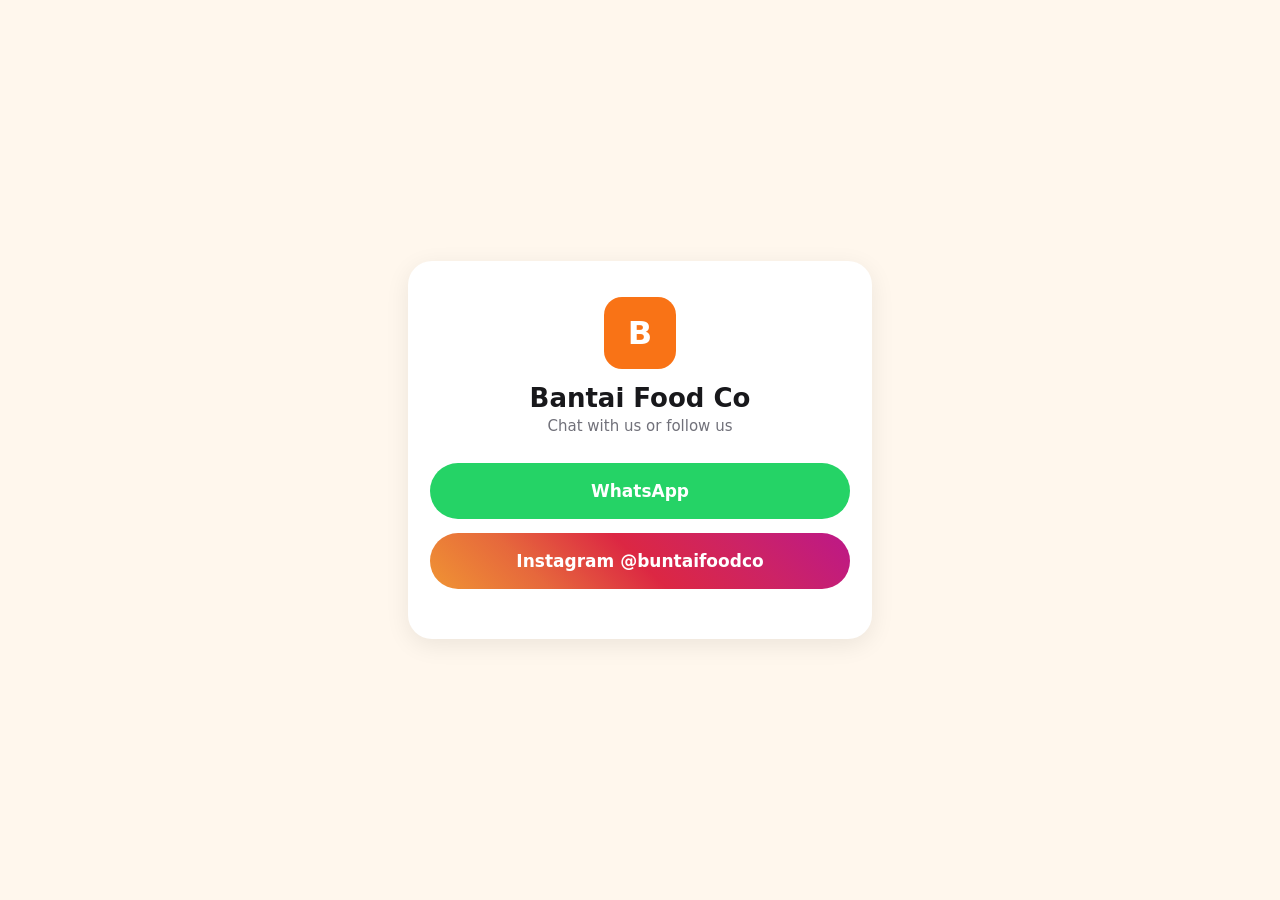
<file: contact.html>
<!doctype html>
<html lang="en">
<head>
  <meta charset="utf-8">
  <meta name="viewport" content="width=device-width, initial-scale=1">
  <title>Bantai Food Co - Contact</title>
  <style>
    :root { --bg: #fff7ed; --card: #ffffff; --ink: #18181b; --muted: #71717a; --wa: #25d366; --ig: #e1306c; }
    @media (prefers-color-scheme: dark) {
      :root:not([data-theme="light"]) { --bg: #18181b; --card: #27272a; --ink: #fafafa; --muted: #a1a1aa; }
    }
    :root[data-theme="dark"] { --bg: #18181b; --card: #27272a; --ink: #fafafa; --muted: #a1a1aa; }
    html, body { height: 100%; overflow: hidden; }
    body { margin: 0; min-height: 100vh; min-height: 100dvh; background: var(--bg); color: var(--ink); font-family: system-ui, -apple-system, Segoe UI, sans-serif; display: flex; align-items: center; justify-content: center; padding: 16px; box-sizing: border-box; }
    main { width: 100%; max-width: 420px; background: var(--card); border-radius: 24px; padding: clamp(20px, 5vh, 36px) 22px; text-align: center; box-shadow: 0 6px 24px rgba(0,0,0,.08); }
    .logo { width: 72px; height: 72px; border-radius: 18px; background: #f97316; color: #fff; font-weight: 800; font-size: 32px; line-height: 72px; margin: 0 auto 14px; }
    h1 { font-size: clamp(20px, 5.5vw, 26px); margin: 0 0 4px; }
    p { color: var(--muted); font-size: 15px; margin: 0 0 clamp(16px, 4vh, 28px); }
    a.btn { display: block; text-decoration: none; color: #fff; font-weight: 700; font-size: 17px; padding: 18px 14px; border-radius: 999px; margin-bottom: 14px; }
    a.wa { background: var(--wa); }
    a.ig { background: linear-gradient(45deg, #f09433, #e6683c, #dc2743, #cc2366, #bc1888); }
  </style>
</head>
<body>
  <main>
    <div class="logo">B</div>
    <h1>Bantai Food Co</h1>
    <p>Chat with us or follow us</p>
    <a class="btn wa" href="https://wa.me/qr/KVNAGR53TGCSB1" target="_blank" rel="noopener">WhatsApp</a>
    <a class="btn ig" href="https://www.instagram.com/buntaifoodco/" target="_blank" rel="noopener">Instagram @buntaifoodco</a>
  </main>
</body>
</html>
</file>
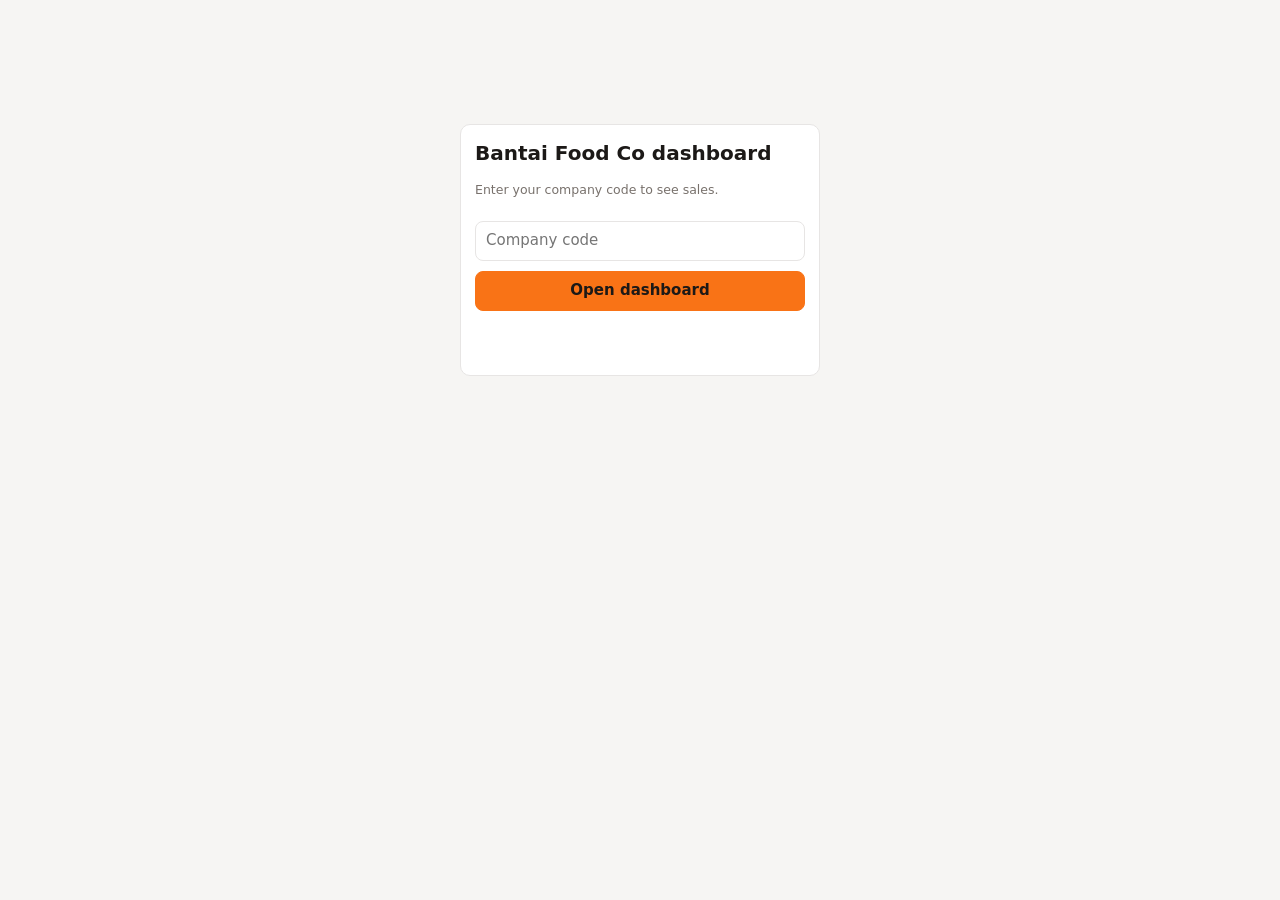
<file: dashboard.html>
<!DOCTYPE html>
<html lang="en">
<head>
<meta charset="utf-8">
<meta name="viewport" content="width=device-width, initial-scale=1">
<title>Bantai Food Co · Dashboard</title>
<script src="config.js"></script>
<style>
:root{--bg:#f6f5f3;--card:#fff;--ink:#1c1917;--mut:#78716c;--line:#e7e5e4;--acc:#f97316;--accd:#c2410c;--grn:#047857;--red:#b91c1c;color-scheme:light}
@media(prefers-color-scheme:dark){:root{--bg:#161412;--card:#201d1a;--ink:#f5f5f4;--mut:#a8a29e;--line:#34302c;--acc:#fb923c;--accd:#fdba74;--grn:#34d399;--red:#f87171;color-scheme:dark}}
*{box-sizing:border-box}
body{margin:0;background:var(--bg);color:var(--ink);font:15px/1.45 system-ui,-apple-system,"Segoe UI",Roboto,sans-serif}
.wrap{max-width:1100px;margin:0 auto;padding:16px}
h1{font-size:20px;margin:0}h2{font-size:15px;margin:0 0 10px}
.card{background:var(--card);border:1px solid var(--line);border-radius:10px;padding:14px}
.top{display:flex;flex-wrap:wrap;gap:10px;align-items:center;justify-content:space-between;margin-bottom:12px}
.bar{display:flex;flex-wrap:wrap;gap:8px;align-items:center}
select,input,button{font:inherit;color:var(--ink);background:var(--card);border:1px solid var(--line);border-radius:8px;padding:8px 10px}
button{cursor:pointer}button.p{background:var(--acc);border-color:var(--acc);color:#1c1917;font-weight:600}
:focus-visible{outline:2px solid var(--acc);outline-offset:2px}
.kpis{display:grid;grid-template-columns:repeat(auto-fit,minmax(150px,1fr));gap:10px;margin:12px 0}
.kpi .l{color:var(--mut);font-size:12.5px}.kpi .v{font-size:24px;font-weight:700;margin-top:2px}.kpi .s{font-size:12px;color:var(--mut)}
.kpi.main{background:var(--ink);color:var(--bg)}.kpi.main .l,.kpi.main .s{color:inherit;opacity:.7}
.grid{display:grid;grid-template-columns:repeat(auto-fit,minmax(310px,1fr));gap:12px}
.row{display:grid;grid-template-columns:1fr auto;gap:2px 10px;padding:6px 0;border-top:1px solid var(--line)}
.row:first-of-type{border-top:0}.row b{font-weight:600}.row .n{text-align:right;font-variant-numeric:tabular-nums}
.meter{grid-column:1/-1;height:5px;background:var(--line);border-radius:3px;overflow:hidden}.meter i{display:block;height:100%;background:var(--acc)}
.hours{display:flex;align-items:flex-end;gap:3px;height:110px}.hours div{flex:1;background:var(--acc);border-radius:3px 3px 0 0;min-height:2px;position:relative}
.hl{display:flex;gap:3px;font-size:10px;color:var(--mut)}.hl span{flex:1;text-align:center}
.sess{display:flex;align-items:flex-end;gap:6px;height:130px;overflow-x:auto;padding-bottom:2px}
.sess div{min-width:34px;flex:1;background:var(--acc);border-radius:4px 4px 0 0;cursor:pointer;opacity:.55}.sess div.on{opacity:1}
.sl{display:flex;gap:6px;font-size:10px;color:var(--mut);overflow:hidden}.sl span{min-width:34px;flex:1;text-align:center}
.mut{color:var(--mut);font-size:12.5px}.neg{color:var(--red)}
#login{max-width:360px;margin:12vh auto}#login input{width:100%;margin:10px 0}
.hide{display:none!important}.err{color:var(--red);min-height:20px}
</style>
</head>
<body>
<div class="wrap">

<div id="login" class="card">
  <h1>Bantai Food Co dashboard</h1>
  <p class="mut">Enter your company code to see sales.</p>
  <input id="code" placeholder="Company code" autocomplete="off" autocapitalize="characters">
  <button class="p" id="go" style="width:100%">Open dashboard</button>
  <p class="err" id="err"></p>
</div>

<div id="app" class="hide">
  <div class="top">
    <div><h1>Bantai Food Co</h1><div class="mut" id="meta"></div></div>
    <div class="bar">
      <button id="refresh">Refresh</button>
      <button id="csv">Download CSV</button>
      <button id="out">Change code</button>
    </div>
  </div>

  <div class="card bar">
    <select id="fSession" aria-label="Session"></select>
    <select id="fPay" aria-label="Payment">
      <option value="all">All payments</option><option value="cash">Cash</option>
      <option value="upi">UPI</option><option value="pending">Pending</option>
    </select>
    <select id="fCat" aria-label="Category"><option value="all">All categories</option></select>
    <span class="mut" id="sessNote"></span>
  </div>

  <div class="kpis" id="kpis"></div>

  <div class="grid">
    <div class="card"><h2>Category-wise sales</h2><div id="cats"></div></div>
    <div class="card"><h2>Item-wise sales</h2><div id="items"></div></div>
    <div class="card"><h2>Sales by session</h2><div class="sess" id="trend"></div><div class="sl" id="trendL"></div><p class="mut" id="trendNote">Tap a bar to filter to that session.</p></div>
    <div class="card"><h2>Busy hours (IST)</h2><div class="hours" id="hours"></div><div class="hl" id="hoursL"></div></div>
    <div class="card"><h2>Ingredients used</h2><div id="mats"></div></div>
    <div class="card"><h2>Pending payments</h2><div id="pend"></div></div>
  </div>
</div>
</div>

<script>
const CFG = window.DASH_CONFIG, TZ = "Asia/Kolkata";
const $ = id => document.getElementById(id);
const inr = n => "₹" + Math.round(n).toLocaleString("en-IN");
const dt = ms => new Date(ms).toLocaleString("en-IN",{timeZone:TZ,day:"numeric",month:"short",hour:"2-digit",minute:"2-digit",hour12:false});
const esc = s => String(s).replace(/[&<>"]/g,c=>({"&":"&amp;","<":"&lt;",">":"&gt;",'"':"&quot;"}[c]));
const parse = d => { if(typeof d==="string"){try{return JSON.parse(d)}catch(e){return null}} return d; };

let code="", orders=[], menu={}, sessions=[], sessSource="", selSession="";

async function rpc(fn, body){
  const r = await fetch(`${CFG.SUPABASE_URL}/rest/v1/rpc/${fn}`,{method:"POST",
    headers:{apikey:CFG.SUPABASE_KEY,Authorization:"Bearer "+CFG.SUPABASE_KEY,"Content-Type":"application/json"},body:JSON.stringify(body)});
  if(!r.ok) throw new Error((await r.text()).slice(0,200));
  return r.json();
}

/* ---------- load ---------- */
async function load(){
  const [rows, comp] = await Promise.all([rpc("dash_orders",{p_code:code}), rpc("dash_company",{p_code:code})]);
  const c = parse(comp) || {};
  menu = {}; (c.menu||[]).forEach(m=>menu[m.id]=m);
  orders = rows.map(r=>{
    const o = parse(r.data); if(!o) return null;
    o.createdAt = o.createdAt || Number(r.created_at);
    return o;
  }).filter(Boolean);
  buildSessions(c);
  fillCats();
  $("meta").textContent = `${orders.length} orders · updated ${dt(Date.now())}`;
  render();
}

/* ---------- sessions ---------- */
function findSessionData(obj){
  const out={list:[],cur:null};
  (function walk(o,d){
    if(!o||typeof o!=="object"||d>4) return;
    for(const [k,v] of Object.entries(o)){
      if(Array.isArray(v) && /session/i.test(k)){
        v.forEach(s=>{ if(s&&typeof s==="object"){
          const st=pick(s,/^(start|started|startat|startedat|open|opened|openedat|from)$/i);
          const en=pick(s,/^(end|ended|endat|endedat|close|closed|closedat|to)$/i);
          if(st) out.list.push({start:st,end:en||null});
        }});
      } else if(typeof v==="number" && /session/i.test(k) && /start|open|since/i.test(k)) out.cur=v;
      else if(typeof v==="object") walk(v,d+1);
    }
  })(obj,0);
  return out;
}
function pick(o,re){ for(const k of Object.keys(o)) if(re.test(k)&&typeof o[k]==="number") return o[k]; return null; }

function buildSessions(c){
  // The POS saves sessions at settings.sessions as [{id, s: start ms, e: end ms}].
  // The open (current) session is every bill after the latest session end.
  let list=[];
  const saved = c && c.settings && Array.isArray(c.settings.sessions) ? c.settings.sessions : [];
  saved.forEach(x=>{ if(x && +x.s>0 && +x.e>+x.s) list.push({start:+x.s,end:+x.e}); });
  if(list.length){
    sessSource="Sessions from your POS ("+list.length+" closed)";
    const lastE=Math.max(...list.map(x=>x.end));
    const open=orders.filter(o=>o.createdAt>lastE);
    if(open.length) list.push({start:Math.min(...open.map(o=>o.createdAt)),end:null});
  }else{
    sessSource="No sessions saved in the POS yet, so sessions are guessed from gaps of 4+ hours between orders";
    const t=orders.map(o=>o.createdAt).sort((a,b)=>a-b); let s=null,last=null;
    t.forEach(x=>{ if(s===null){s=x} else if(x-last>4*3600e3){list.push({start:s,end:last});s=x} last=x; });
    if(s!==null) list.push({start:s,end:null});
  }
  list.sort((a,b)=>b.start-a.start);
  sessions=list.map((s,i)=>({...s,id:String(s.start),open:!s.end,
    label:`${dt(s.start)} → ${s.end?dt(s.end):"now"}`}));
  selSession = sessions[0]?.id || "all";
  const sel=$("fSession");
  sel.innerHTML = `<option value="all">All sessions</option>`+sessions.map(s=>`<option value="${s.id}">${s.open?"● Current · ":""}${esc(s.label)}</option>`).join("");
  sel.value=selSession;
  $("sessNote").textContent=sessSource;
}
const inSession = (o,s)=> o.createdAt>=s.start && (!s.end || o.createdAt<=s.end);

/* ---------- helpers ---------- */
const itemInfo = it => { const m=menu[it.menuId||it.menuid]; return {name:m?m.name:"Unknown ("+(it.menuId||it.menuid)+")",cat:m?m.category:"Other"}; };
const orderTotal = o => Number(o.finalTotal ?? o.total ?? 0);
const isPending = o => o.paymentMethod==="pending" || o.paymentStatus==="pending" || o.paymentStatus==="unpaid";
const pendAmt = o => isPending(o) ? Math.max(0, orderTotal(o)-(+o.cashAmount||0)-(+o.upiAmount||0)) : 0;

function fillCats(){
  const cats=[...new Set([...Object.values(menu).map(m=>m.category),"Other"])];
  $("fCat").innerHTML=`<option value="all">All categories</option>`+cats.map(c=>`<option>${esc(c)}</option>`).join("");
}

function filtered(){
  let r=orders;
  const s=sessions.find(x=>x.id===selSession); if(s) r=r.filter(o=>inSession(o,s));
  const p=$("fPay").value;
  if(p==="cash") r=r.filter(o=>(+o.cashAmount||0)>0);
  if(p==="upi") r=r.filter(o=>(+o.upiAmount||0)>0);
  if(p==="pending") r=r.filter(isPending);
  return r;
}

const bars=(rows,max)=>rows.map(r=>`<div class="row"><b>${esc(r[0])}</b><span class="n">${r[1]}</span><span class="mut">${r[2]||""}</span><span class="mut n">${r[3]||""}</span><div class="meter"><i style="width:${max?Math.max(2,r[4]/max*100):0}%"></i></div></div>`).join("")||`<p class="mut">No data for this filter.</p>`;

/* ---------- render ---------- */
function render(){
  const r=filtered(), cat=$("fCat").value;
  const sales=r.reduce((a,o)=>a+orderTotal(o),0);
  const cash=r.reduce((a,o)=>a+(+o.cashAmount||0),0);
  const upi={primary:0,secondary:0};
  r.forEach(o=>{const a=+o.upiAmount||0; if(a) upi[o.upiId==="secondary"?"secondary":"primary"]+=a;});
  const disc=r.reduce((a,o)=>a+(+o.discountAmount||0),0);
  const pend=r.reduce((a,o)=>a+pendAmt(o),0);
  let qty=0; r.forEach(o=>(o.items||[]).forEach(i=>qty+=+i.qty||0));
  const K=(l,v,s,c)=>`<div class="card kpi ${c||""}"><div class="l">${l}</div><div class="v">${v}</div><div class="s">${s||"&nbsp;"}</div></div>`;
  $("kpis").innerHTML =
    K("Total sales",inr(sales),`${r.length} bills`,"main")+
    K("Average bill",inr(r.length?sales/r.length:0),`${(qty/(r.length||1)).toFixed(1)} items per bill`)+
    K("Items sold",qty,"")+
    K("Cash",inr(cash),sales?Math.round(cash/sales*100)+"% of sales":"")+
    K("UPI primary",inr(upi.primary),"")+
    K("UPI secondary",inr(upi.secondary),"")+
    K("Discounts",inr(disc),"given")+
    K("Pending",inr(pend),r.filter(isPending).length+" bills");

  // category + item
  const cm={}, im={};
  r.forEach(o=>(o.items||[]).forEach(i=>{
    const n=itemInfo(i), rev=(+i.qty||0)*(+i.price||0);
    if(cat!=="all" && n.cat!==cat) return;
    (cm[n.cat]??={q:0,v:0}); cm[n.cat].q+=+i.qty||0; cm[n.cat].v+=rev;
    (im[n.name]??={q:0,v:0,c:n.cat}); im[n.name].q+=+i.qty||0; im[n.name].v+=rev;
  }));
  const tot=Object.values(cm).reduce((a,x)=>a+x.v,0)||1;
  const cs=Object.entries(cm).sort((a,b)=>b[1].v-a[1].v);
  $("cats").innerHTML=bars(cs.map(([k,x])=>[k,inr(x.v),x.q+" sold",Math.round(x.v/tot*100)+"%",x.v]),cs[0]?.[1].v);
  const is=Object.entries(im).sort((a,b)=>b[1].v-a[1].v);
  $("items").innerHTML=bars(is.map(([k,x])=>[k,inr(x.v),x.q+" sold · "+x.c,Math.round(x.v/tot*100)+"%",x.v]),is[0]?.[1].v);

  // sessions trend (oldest→newest, last 14)
  const sv=sessions.slice(0,14).reverse().map(s=>({s,v:orders.filter(o=>inSession(o,s)).reduce((a,o)=>a+orderTotal(o),0)}));
  const mx=Math.max(1,...sv.map(x=>x.v));
  $("trend").innerHTML=sv.map(x=>`<div data-id="${x.s.id}" class="${x.s.id===selSession?"on":""}" style="height:${Math.max(3,x.v/mx*100)}%" title="${esc(x.s.label)} · ${inr(x.v)}"></div>`).join("");
  $("trendL").innerHTML=sv.map(x=>`<span>${new Date(x.s.start).toLocaleDateString("en-IN",{timeZone:TZ,day:"numeric",month:"short"})}</span>`).join("");
  $("trend").querySelectorAll("div").forEach(d=>d.onclick=()=>{selSession=d.dataset.id;$("fSession").value=selSession;render()});

  // hours
  const h=Array(24).fill(0);
  r.forEach(o=>{const x=+new Date(o.createdAt).toLocaleString("en-GB",{timeZone:TZ,hour:"2-digit",hour12:false}); h[x%24]+=orderTotal(o);});
  const order=[...Array(24).keys()].map(i=>(i+10)%24); // 10:00 → 09:00
  const hm=Math.max(1,...h);
  $("hours").innerHTML=order.map(i=>`<div style="height:${h[i]/hm*100}%" title="${i}:00 · ${inr(h[i])}"></div>`).join("");
  $("hoursL").innerHTML=order.map(i=>`<span>${i%3===0?i:""}</span>`).join("");

  // ingredients
  const mt={};
  r.forEach(o=>(o.deductedMaterials||[]).forEach(m=>{const k=(m.name||m.materialId).trim()+"|"+m.unit;(mt[k]??=0);mt[k]+=+m.qty||0;}));
  const ms=Object.entries(mt).sort((a,b)=>b[1]-a[1]);
  $("mats").innerHTML=ms.length?ms.map(([k,v])=>{const [n,u]=k.split("|");return `<div class="row"><b>${esc(n)}</b><span class="n">${+v.toFixed(2)} ${esc(u||"")}</span></div>`}).join(""):`<p class="mut">No ingredient usage recorded.</p>`;

  // pending
  const pl=r.filter(isPending);
  $("pend").innerHTML=pl.length?pl.map(o=>`<div class="row"><b>${esc(o.token||"")} ${esc(o.customerName||"")}</b><span class="n neg">${inr(pendAmt(o))}</span><span class="mut">${dt(o.createdAt)}</span></div>`).join(""):`<p class="mut">Nothing pending.</p>`;
}

/* ---------- csv ---------- */
$("csv").onclick=()=>{
  const q=v=>`"${String(v??"").replace(/"/g,'""')}"`;
  const lines=[["Token","Time (IST)","Items","Total","Discount","Cash","UPI","UPI account","Status","Payment"].map(q).join(",")];
  filtered().forEach(o=>lines.push([o.token,dt(o.createdAt),(o.items||[]).map(i=>itemInfo(i).name+" x"+i.qty).join("; "),orderTotal(o),o.discountAmount||0,o.cashAmount||0,o.upiAmount||0,o.upiId||"",o.status,isPending(o)?"pending":"paid"].map(q).join(",")));
  const a=document.createElement("a");a.href=URL.createObjectURL(new Blob([lines.join("\n")],{type:"text/csv"}));a.download="bantai-orders.csv";a.click();
};

/* ---------- wiring ---------- */
async function open_(c){
  code=c.trim().toUpperCase(); $("err").textContent=""; $("go").disabled=true;
  try{
    await load();
    localStorage.setItem("dashCode",code);
    $("login").classList.add("hide"); $("app").classList.remove("hide");
  }catch(e){ $("err").textContent="Could not load data. Check the code and that security.sql step 1 was run. ("+e.message+")"; }
  $("go").disabled=false;
}
$("go").onclick=()=>open_($("code").value);
$("code").onkeydown=e=>{if(e.key==="Enter")open_($("code").value)};
$("refresh").onclick=()=>load().catch(e=>alert(e.message));
$("out").onclick=()=>{localStorage.removeItem("dashCode");location.reload()};
$("fSession").onchange=e=>{selSession=e.target.value;render()};
$("fPay").onchange=$("fCat").onchange=render;
const saved=localStorage.getItem("dashCode"); if(saved){$("code").value=saved;open_(saved)}
</script>
</body>
</html>
</file>
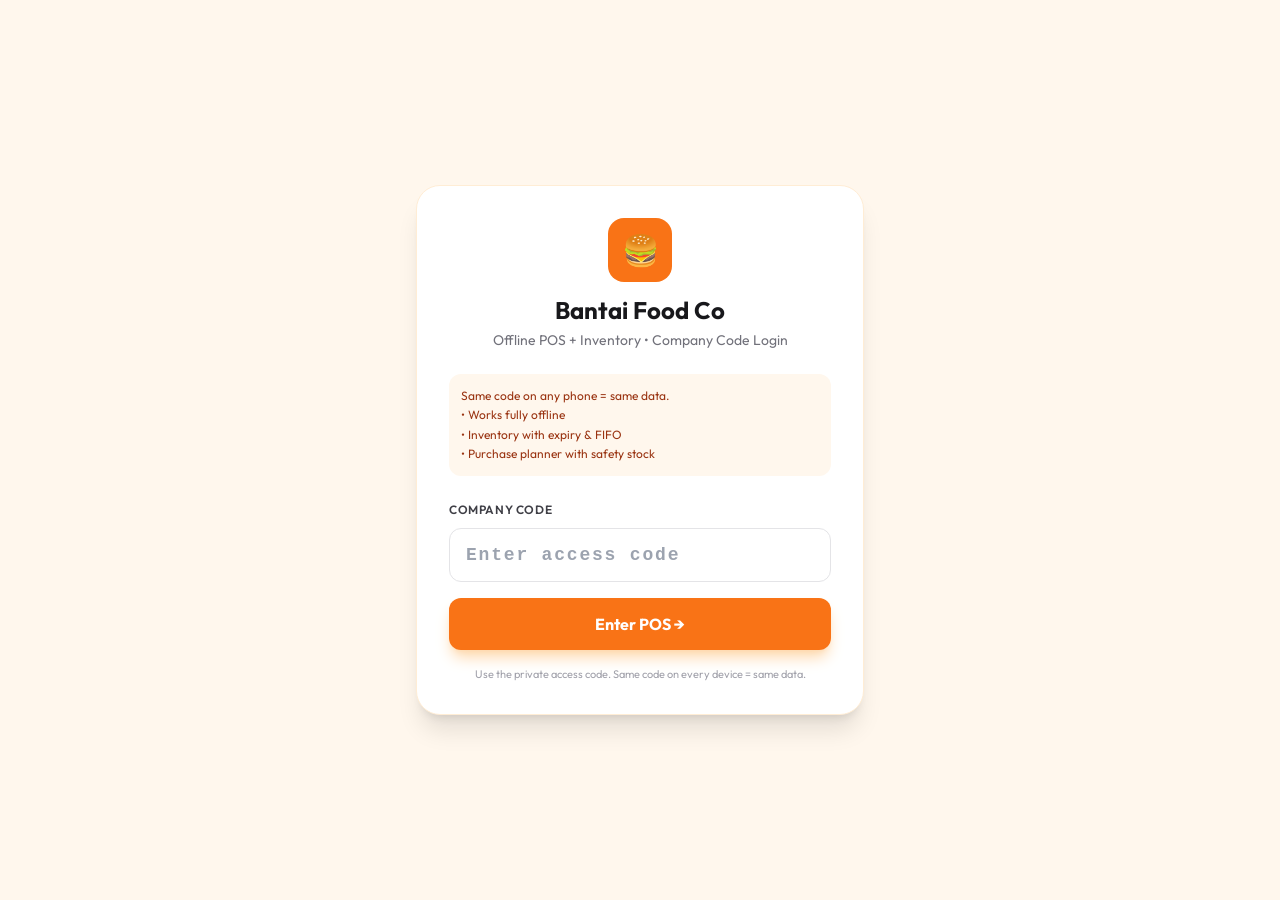
<file: index-1.html>
<!DOCTYPE html>
<html lang="en">
<head>
  <meta charset="UTF-8">
  <meta name="viewport" content="width=device-width, initial-scale=1">
  <title>Bantai Food Co POS</title><script>//---------------------------------------------------------------------
//
// QR Code Generator for JavaScript
//
// Copyright (c) 2009 Kazuhiko Arase
//
// URL: http://www.d-project.com/
//
// Licensed under the MIT license:
//  http://www.opensource.org/licenses/mit-license.php
//
// The word 'QR Code' is registered trademark of
// DENSO WAVE INCORPORATED
//  http://www.denso-wave.com/qrcode/faqpatent-e.html
//
//---------------------------------------------------------------------

var qrcode = function() {

  //---------------------------------------------------------------------
  // qrcode
  //---------------------------------------------------------------------

  /**
   * qrcode
   * @param typeNumber 1 to 40
   * @param errorCorrectionLevel 'L','M','Q','H'
   */
  var qrcode = function(typeNumber, errorCorrectionLevel) {

    var PAD0 = 0xEC;
    var PAD1 = 0x11;

    var _typeNumber = typeNumber;
    var _errorCorrectionLevel = QRErrorCorrectionLevel[errorCorrectionLevel];
    var _modules = null;
    var _moduleCount = 0;
    var _dataCache = null;
    var _dataList = [];

    var _this = {};

    var makeImpl = function(test, maskPattern) {

      _moduleCount = _typeNumber * 4 + 17;
      _modules = function(moduleCount) {
        var modules = new Array(moduleCount);
        for (var row = 0; row < moduleCount; row += 1) {
          modules[row] = new Array(moduleCount);
          for (var col = 0; col < moduleCount; col += 1) {
            modules[row][col] = null;
          }
        }
        return modules;
      }(_moduleCount);

      setupPositionProbePattern(0, 0);
      setupPositionProbePattern(_moduleCount - 7, 0);
      setupPositionProbePattern(0, _moduleCount - 7);
      setupPositionAdjustPattern();
      setupTimingPattern();
      setupTypeInfo(test, maskPattern);

      if (_typeNumber >= 7) {
        setupTypeNumber(test);
      }

      if (_dataCache == null) {
        _dataCache = createData(_typeNumber, _errorCorrectionLevel, _dataList);
      }

      mapData(_dataCache, maskPattern);
    };

    var setupPositionProbePattern = function(row, col) {

      for (var r = -1; r <= 7; r += 1) {

        if (row + r <= -1 || _moduleCount <= row + r) continue;

        for (var c = -1; c <= 7; c += 1) {

          if (col + c <= -1 || _moduleCount <= col + c) continue;

          if ( (0 <= r && r <= 6 && (c == 0 || c == 6) )
              || (0 <= c && c <= 6 && (r == 0 || r == 6) )
              || (2 <= r && r <= 4 && 2 <= c && c <= 4) ) {
            _modules[row + r][col + c] = true;
          } else {
            _modules[row + r][col + c] = false;
          }
        }
      }
    };

    var getBestMaskPattern = function() {

      var minLostPoint = 0;
      var pattern = 0;

      for (var i = 0; i < 8; i += 1) {

        makeImpl(true, i);

        var lostPoint = QRUtil.getLostPoint(_this);

        if (i == 0 || minLostPoint > lostPoint) {
          minLostPoint = lostPoint;
          pattern = i;
        }
      }

      return pattern;
    };

    var setupTimingPattern = function() {

      for (var r = 8; r < _moduleCount - 8; r += 1) {
        if (_modules[r][6] != null) {
          continue;
        }
        _modules[r][6] = (r % 2 == 0);
      }

      for (var c = 8; c < _moduleCount - 8; c += 1) {
        if (_modules[6][c] != null) {
          continue;
        }
        _modules[6][c] = (c % 2 == 0);
      }
    };

    var setupPositionAdjustPattern = function() {

      var pos = QRUtil.getPatternPosition(_typeNumber);

      for (var i = 0; i < pos.length; i += 1) {

        for (var j = 0; j < pos.length; j += 1) {

          var row = pos[i];
          var col = pos[j];

          if (_modules[row][col] != null) {
            continue;
          }

          for (var r = -2; r <= 2; r += 1) {

            for (var c = -2; c <= 2; c += 1) {

              if (r == -2 || r == 2 || c == -2 || c == 2
                  || (r == 0 && c == 0) ) {
                _modules[row + r][col + c] = true;
              } else {
                _modules[row + r][col + c] = false;
              }
            }
          }
        }
      }
    };

    var setupTypeNumber = function(test) {

      var bits = QRUtil.getBCHTypeNumber(_typeNumber);

      for (var i = 0; i < 18; i += 1) {
        var mod = (!test && ( (bits >> i) & 1) == 1);
        _modules[Math.floor(i / 3)][i % 3 + _moduleCount - 8 - 3] = mod;
      }

      for (var i = 0; i < 18; i += 1) {
        var mod = (!test && ( (bits >> i) & 1) == 1);
        _modules[i % 3 + _moduleCount - 8 - 3][Math.floor(i / 3)] = mod;
      }
    };

    var setupTypeInfo = function(test, maskPattern) {

      var data = (_errorCorrectionLevel << 3) | maskPattern;
      var bits = QRUtil.getBCHTypeInfo(data);

      // vertical
      for (var i = 0; i < 15; i += 1) {

        var mod = (!test && ( (bits >> i) & 1) == 1);

        if (i < 6) {
          _modules[i][8] = mod;
        } else if (i < 8) {
          _modules[i + 1][8] = mod;
        } else {
          _modules[_moduleCount - 15 + i][8] = mod;
        }
      }

      // horizontal
      for (var i = 0; i < 15; i += 1) {

        var mod = (!test && ( (bits >> i) & 1) == 1);

        if (i < 8) {
          _modules[8][_moduleCount - i - 1] = mod;
        } else if (i < 9) {
          _modules[8][15 - i - 1 + 1] = mod;
        } else {
          _modules[8][15 - i - 1] = mod;
        }
      }

      // fixed module
      _modules[_moduleCount - 8][8] = (!test);
    };

    var mapData = function(data, maskPattern) {

      var inc = -1;
      var row = _moduleCount - 1;
      var bitIndex = 7;
      var byteIndex = 0;
      var maskFunc = QRUtil.getMaskFunction(maskPattern);

      for (var col = _moduleCount - 1; col > 0; col -= 2) {

        if (col == 6) col -= 1;

        while (true) {

          for (var c = 0; c < 2; c += 1) {

            if (_modules[row][col - c] == null) {

              var dark = false;

              if (byteIndex < data.length) {
                dark = ( ( (data[byteIndex] >>> bitIndex) & 1) == 1);
              }

              var mask = maskFunc(row, col - c);

              if (mask) {
                dark = !dark;
              }

              _modules[row][col - c] = dark;
              bitIndex -= 1;

              if (bitIndex == -1) {
                byteIndex += 1;
                bitIndex = 7;
              }
            }
          }

          row += inc;

          if (row < 0 || _moduleCount <= row) {
            row -= inc;
            inc = -inc;
            break;
          }
        }
      }
    };

    var createBytes = function(buffer, rsBlocks) {

      var offset = 0;

      var maxDcCount = 0;
      var maxEcCount = 0;

      var dcdata = new Array(rsBlocks.length);
      var ecdata = new Array(rsBlocks.length);

      for (var r = 0; r < rsBlocks.length; r += 1) {

        var dcCount = rsBlocks[r].dataCount;
        var ecCount = rsBlocks[r].totalCount - dcCount;

        maxDcCount = Math.max(maxDcCount, dcCount);
        maxEcCount = Math.max(maxEcCount, ecCount);

        dcdata[r] = new Array(dcCount);

        for (var i = 0; i < dcdata[r].length; i += 1) {
          dcdata[r][i] = 0xff & buffer.getBuffer()[i + offset];
        }
        offset += dcCount;

        var rsPoly = QRUtil.getErrorCorrectPolynomial(ecCount);
        var rawPoly = qrPolynomial(dcdata[r], rsPoly.getLength() - 1);

        var modPoly = rawPoly.mod(rsPoly);
        ecdata[r] = new Array(rsPoly.getLength() - 1);
        for (var i = 0; i < ecdata[r].length; i += 1) {
          var modIndex = i + modPoly.getLength() - ecdata[r].length;
          ecdata[r][i] = (modIndex >= 0)? modPoly.getAt(modIndex) : 0;
        }
      }

      var totalCodeCount = 0;
      for (var i = 0; i < rsBlocks.length; i += 1) {
        totalCodeCount += rsBlocks[i].totalCount;
      }

      var data = new Array(totalCodeCount);
      var index = 0;

      for (var i = 0; i < maxDcCount; i += 1) {
        for (var r = 0; r < rsBlocks.length; r += 1) {
          if (i < dcdata[r].length) {
            data[index] = dcdata[r][i];
            index += 1;
          }
        }
      }

      for (var i = 0; i < maxEcCount; i += 1) {
        for (var r = 0; r < rsBlocks.length; r += 1) {
          if (i < ecdata[r].length) {
            data[index] = ecdata[r][i];
            index += 1;
          }
        }
      }

      return data;
    };

    var createData = function(typeNumber, errorCorrectionLevel, dataList) {

      var rsBlocks = QRRSBlock.getRSBlocks(typeNumber, errorCorrectionLevel);

      var buffer = qrBitBuffer();

      for (var i = 0; i < dataList.length; i += 1) {
        var data = dataList[i];
        buffer.put(data.getMode(), 4);
        buffer.put(data.getLength(), QRUtil.getLengthInBits(data.getMode(), typeNumber) );
        data.write(buffer);
      }

      // calc num max data.
      var totalDataCount = 0;
      for (var i = 0; i < rsBlocks.length; i += 1) {
        totalDataCount += rsBlocks[i].dataCount;
      }

      if (buffer.getLengthInBits() > totalDataCount * 8) {
        throw 'code length overflow. ('
          + buffer.getLengthInBits()
          + '>'
          + totalDataCount * 8
          + ')';
      }

      // end code
      if (buffer.getLengthInBits() + 4 <= totalDataCount * 8) {
        buffer.put(0, 4);
      }

      // padding
      while (buffer.getLengthInBits() % 8 != 0) {
        buffer.putBit(false);
      }

      // padding
      while (true) {

        if (buffer.getLengthInBits() >= totalDataCount * 8) {
          break;
        }
        buffer.put(PAD0, 8);

        if (buffer.getLengthInBits() >= totalDataCount * 8) {
          break;
        }
        buffer.put(PAD1, 8);
      }

      return createBytes(buffer, rsBlocks);
    };

    _this.addData = function(data, mode) {

      mode = mode || 'Byte';

      var newData = null;

      switch(mode) {
      case 'Numeric' :
        newData = qrNumber(data);
        break;
      case 'Alphanumeric' :
        newData = qrAlphaNum(data);
        break;
      case 'Byte' :
        newData = qr8BitByte(data);
        break;
      case 'Kanji' :
        newData = qrKanji(data);
        break;
      default :
        throw 'mode:' + mode;
      }

      _dataList.push(newData);
      _dataCache = null;
    };

    _this.isDark = function(row, col) {
      if (row < 0 || _moduleCount <= row || col < 0 || _moduleCount <= col) {
        throw row + ',' + col;
      }
      return _modules[row][col];
    };

    _this.getModuleCount = function() {
      return _moduleCount;
    };

    _this.make = function() {
      if (_typeNumber < 1) {
        var typeNumber = 1;

        for (; typeNumber < 40; typeNumber++) {
          var rsBlocks = QRRSBlock.getRSBlocks(typeNumber, _errorCorrectionLevel);
          var buffer = qrBitBuffer();

          for (var i = 0; i < _dataList.length; i++) {
            var data = _dataList[i];
            buffer.put(data.getMode(), 4);
            buffer.put(data.getLength(), QRUtil.getLengthInBits(data.getMode(), typeNumber) );
            data.write(buffer);
          }

          var totalDataCount = 0;
          for (var i = 0; i < rsBlocks.length; i++) {
            totalDataCount += rsBlocks[i].dataCount;
          }

          if (buffer.getLengthInBits() <= totalDataCount * 8) {
            break;
          }
        }

        _typeNumber = typeNumber;
      }

      makeImpl(false, getBestMaskPattern() );
    };

    _this.createTableTag = function(cellSize, margin) {

      cellSize = cellSize || 2;
      margin = (typeof margin == 'undefined')? cellSize * 4 : margin;

      var qrHtml = '';

      qrHtml += '<table style="';
      qrHtml += ' border-width: 0px; border-style: none;';
      qrHtml += ' border-collapse: collapse;';
      qrHtml += ' padding: 0px; margin: ' + margin + 'px;';
      qrHtml += '">';
      qrHtml += '<tbody>';

      for (var r = 0; r < _this.getModuleCount(); r += 1) {

        qrHtml += '<tr>';

        for (var c = 0; c < _this.getModuleCount(); c += 1) {
          qrHtml += '<td style="';
          qrHtml += ' border-width: 0px; border-style: none;';
          qrHtml += ' border-collapse: collapse;';
          qrHtml += ' padding: 0px; margin: 0px;';
          qrHtml += ' width: ' + cellSize + 'px;';
          qrHtml += ' height: ' + cellSize + 'px;';
          qrHtml += ' background-color: ';
          qrHtml += _this.isDark(r, c)? '#000000' : '#ffffff';
          qrHtml += ';';
          qrHtml += '"/>';
        }

        qrHtml += '</tr>';
      }

      qrHtml += '</tbody>';
      qrHtml += '</table>';

      return qrHtml;
    };

    _this.createSvgTag = function(cellSize, margin, alt, title) {

      var opts = {};
      if (typeof arguments[0] == 'object') {
        // Called by options.
        opts = arguments[0];
        // overwrite cellSize and margin.
        cellSize = opts.cellSize;
        margin = opts.margin;
        alt = opts.alt;
        title = opts.title;
      }

      cellSize = cellSize || 2;
      margin = (typeof margin == 'undefined')? cellSize * 4 : margin;

      // Compose alt property surrogate
      alt = (typeof alt === 'string') ? {text: alt} : alt || {};
      alt.text = alt.text || null;
      alt.id = (alt.text) ? alt.id || 'qrcode-description' : null;

      // Compose title property surrogate
      title = (typeof title === 'string') ? {text: title} : title || {};
      title.text = title.text || null;
      title.id = (title.text) ? title.id || 'qrcode-title' : null;

      var size = _this.getModuleCount() * cellSize + margin * 2;
      var c, mc, r, mr, qrSvg='', rect;

      rect = 'l' + cellSize + ',0 0,' + cellSize +
        ' -' + cellSize + ',0 0,-' + cellSize + 'z ';

      qrSvg += '<svg version="1.1" xmlns="http://www.w3.org/2000/svg"';
      qrSvg += !opts.scalable ? ' width="' + size + 'px" height="' + size + 'px"' : '';
      qrSvg += ' viewBox="0 0 ' + size + ' ' + size + '" ';
      qrSvg += ' preserveAspectRatio="xMinYMin meet"';
      qrSvg += (title.text || alt.text) ? ' role="img" aria-labelledby="' +
          escapeXml([title.id, alt.id].join(' ').trim() ) + '"' : '';
      qrSvg += '>';
      qrSvg += (title.text) ? '<title id="' + escapeXml(title.id) + '">' +
          escapeXml(title.text) + '</title>' : '';
      qrSvg += (alt.text) ? '<description id="' + escapeXml(alt.id) + '">' +
          escapeXml(alt.text) + '</description>' : '';
      qrSvg += '<rect width="100%" height="100%" fill="white" cx="0" cy="0"/>';
      qrSvg += '<path d="';

      for (r = 0; r < _this.getModuleCount(); r += 1) {
        mr = r * cellSize + margin;
        for (c = 0; c < _this.getModuleCount(); c += 1) {
          if (_this.isDark(r, c) ) {
            mc = c*cellSize+margin;
            qrSvg += 'M' + mc + ',' + mr + rect;
          }
        }
      }

      qrSvg += '" stroke="transparent" fill="black"/>';
      qrSvg += '</svg>';

      return qrSvg;
    };

    _this.createDataURL = function(cellSize, margin) {

      cellSize = cellSize || 2;
      margin = (typeof margin == 'undefined')? cellSize * 4 : margin;

      var size = _this.getModuleCount() * cellSize + margin * 2;
      var min = margin;
      var max = size - margin;

      return createDataURL(size, size, function(x, y) {
        if (min <= x && x < max && min <= y && y < max) {
          var c = Math.floor( (x - min) / cellSize);
          var r = Math.floor( (y - min) / cellSize);
          return _this.isDark(r, c)? 0 : 1;
        } else {
          return 1;
        }
      } );
    };

    _this.createImgTag = function(cellSize, margin, alt) {

      cellSize = cellSize || 2;
      margin = (typeof margin == 'undefined')? cellSize * 4 : margin;

      var size = _this.getModuleCount() * cellSize + margin * 2;

      var img = '';
      img += '<img';
      img += '\u0020src="';
      img += _this.createDataURL(cellSize, margin);
      img += '"';
      img += '\u0020width="';
      img += size;
      img += '"';
      img += '\u0020height="';
      img += size;
      img += '"';
      if (alt) {
        img += '\u0020alt="';
        img += escapeXml(alt);
        img += '"';
      }
      img += '/>';

      return img;
    };

    var escapeXml = function(s) {
      var escaped = '';
      for (var i = 0; i < s.length; i += 1) {
        var c = s.charAt(i);
        switch(c) {
        case '<': escaped += '&lt;'; break;
        case '>': escaped += '&gt;'; break;
        case '&': escaped += '&amp;'; break;
        case '"': escaped += '&quot;'; break;
        default : escaped += c; break;
        }
      }
      return escaped;
    };

    var _createHalfASCII = function(margin) {
      var cellSize = 1;
      margin = (typeof margin == 'undefined')? cellSize * 2 : margin;

      var size = _this.getModuleCount() * cellSize + margin * 2;
      var min = margin;
      var max = size - margin;

      var y, x, r1, r2, p;

      var blocks = {
        '██': '█',
        '█ ': '▀',
        ' █': '▄',
        '  ': ' '
      };

      var blocksLastLineNoMargin = {
        '██': '▀',
        '█ ': '▀',
        ' █': ' ',
        '  ': ' '
      };

      var ascii = '';
      for (y = 0; y < size; y += 2) {
        r1 = Math.floor((y - min) / cellSize);
        r2 = Math.floor((y + 1 - min) / cellSize);
        for (x = 0; x < size; x += 1) {
          p = '█';

          if (min <= x && x < max && min <= y && y < max && _this.isDark(r1, Math.floor((x - min) / cellSize))) {
            p = ' ';
          }

          if (min <= x && x < max && min <= y+1 && y+1 < max && _this.isDark(r2, Math.floor((x - min) / cellSize))) {
            p += ' ';
          }
          else {
            p += '█';
          }

          // Output 2 characters per pixel, to create full square. 1 character per pixels gives only half width of square.
          ascii += (margin < 1 && y+1 >= max) ? blocksLastLineNoMargin[p] : blocks[p];
        }

        ascii += '\n';
      }

      if (size % 2 && margin > 0) {
        return ascii.substring(0, ascii.length - size - 1) + Array(size+1).join('▀');
      }

      return ascii.substring(0, ascii.length-1);
    };

    _this.createASCII = function(cellSize, margin) {
      cellSize = cellSize || 1;

      if (cellSize < 2) {
        return _createHalfASCII(margin);
      }

      cellSize -= 1;
      margin = (typeof margin == 'undefined')? cellSize * 2 : margin;

      var size = _this.getModuleCount() * cellSize + margin * 2;
      var min = margin;
      var max = size - margin;

      var y, x, r, p;

      var white = Array(cellSize+1).join('██');
      var black = Array(cellSize+1).join('  ');

      var ascii = '';
      var line = '';
      for (y = 0; y < size; y += 1) {
        r = Math.floor( (y - min) / cellSize);
        line = '';
        for (x = 0; x < size; x += 1) {
          p = 1;

          if (min <= x && x < max && min <= y && y < max && _this.isDark(r, Math.floor((x - min) / cellSize))) {
            p = 0;
          }

          // Output 2 characters per pixel, to create full square. 1 character per pixels gives only half width of square.
          line += p ? white : black;
        }

        for (r = 0; r < cellSize; r += 1) {
          ascii += line + '\n';
        }
      }

      return ascii.substring(0, ascii.length-1);
    };

    _this.renderTo2dContext = function(context, cellSize) {
      cellSize = cellSize || 2;
      var length = _this.getModuleCount();
      for (var row = 0; row < length; row++) {
        for (var col = 0; col < length; col++) {
          context.fillStyle = _this.isDark(row, col) ? 'black' : 'white';
          context.fillRect(col * cellSize, row * cellSize, cellSize, cellSize);
        }
      }
    }

    return _this;
  };

  //---------------------------------------------------------------------
  // qrcode.stringToBytes
  //---------------------------------------------------------------------

  qrcode.stringToBytesFuncs = {
    'default' : function(s) {
      var bytes = [];
      for (var i = 0; i < s.length; i += 1) {
        var c = s.charCodeAt(i);
        bytes.push(c & 0xff);
      }
      return bytes;
    }
  };

  qrcode.stringToBytes = qrcode.stringToBytesFuncs['default'];

  //---------------------------------------------------------------------
  // qrcode.createStringToBytes
  //---------------------------------------------------------------------

  /**
   * @param unicodeData base64 string of byte array.
   * [16bit Unicode],[16bit Bytes], ...
   * @param numChars
   */
  qrcode.createStringToBytes = function(unicodeData, numChars) {

    // create conversion map.

    var unicodeMap = function() {

      var bin = base64DecodeInputStream(unicodeData);
      var read = function() {
        var b = bin.read();
        if (b == -1) throw 'eof';
        return b;
      };

      var count = 0;
      var unicodeMap = {};
      while (true) {
        var b0 = bin.read();
        if (b0 == -1) break;
        var b1 = read();
        var b2 = read();
        var b3 = read();
        var k = String.fromCharCode( (b0 << 8) | b1);
        var v = (b2 << 8) | b3;
        unicodeMap[k] = v;
        count += 1;
      }
      if (count != numChars) {
        throw count + ' != ' + numChars;
      }

      return unicodeMap;
    }();

    var unknownChar = '?'.charCodeAt(0);

    return function(s) {
      var bytes = [];
      for (var i = 0; i < s.length; i += 1) {
        var c = s.charCodeAt(i);
        if (c < 128) {
          bytes.push(c);
        } else {
          var b = unicodeMap[s.charAt(i)];
          if (typeof b == 'number') {
            if ( (b & 0xff) == b) {
              // 1byte
              bytes.push(b);
            } else {
              // 2bytes
              bytes.push(b >>> 8);
              bytes.push(b & 0xff);
            }
          } else {
            bytes.push(unknownChar);
          }
        }
      }
      return bytes;
    };
  };

  //---------------------------------------------------------------------
  // QRMode
  //---------------------------------------------------------------------

  var QRMode = {
    MODE_NUMBER :    1 << 0,
    MODE_ALPHA_NUM : 1 << 1,
    MODE_8BIT_BYTE : 1 << 2,
    MODE_KANJI :     1 << 3
  };

  //---------------------------------------------------------------------
  // QRErrorCorrectionLevel
  //---------------------------------------------------------------------

  var QRErrorCorrectionLevel = {
    L : 1,
    M : 0,
    Q : 3,
    H : 2
  };

  //---------------------------------------------------------------------
  // QRMaskPattern
  //---------------------------------------------------------------------

  var QRMaskPattern = {
    PATTERN000 : 0,
    PATTERN001 : 1,
    PATTERN010 : 2,
    PATTERN011 : 3,
    PATTERN100 : 4,
    PATTERN101 : 5,
    PATTERN110 : 6,
    PATTERN111 : 7
  };

  //---------------------------------------------------------------------
  // QRUtil
  //---------------------------------------------------------------------

  var QRUtil = function() {

    var PATTERN_POSITION_TABLE = [
      [],
      [6, 18],
      [6, 22],
      [6, 26],
      [6, 30],
      [6, 34],
      [6, 22, 38],
      [6, 24, 42],
      [6, 26, 46],
      [6, 28, 50],
      [6, 30, 54],
      [6, 32, 58],
      [6, 34, 62],
      [6, 26, 46, 66],
      [6, 26, 48, 70],
      [6, 26, 50, 74],
      [6, 30, 54, 78],
      [6, 30, 56, 82],
      [6, 30, 58, 86],
      [6, 34, 62, 90],
      [6, 28, 50, 72, 94],
      [6, 26, 50, 74, 98],
      [6, 30, 54, 78, 102],
      [6, 28, 54, 80, 106],
      [6, 32, 58, 84, 110],
      [6, 30, 58, 86, 114],
      [6, 34, 62, 90, 118],
      [6, 26, 50, 74, 98, 122],
      [6, 30, 54, 78, 102, 126],
      [6, 26, 52, 78, 104, 130],
      [6, 30, 56, 82, 108, 134],
      [6, 34, 60, 86, 112, 138],
      [6, 30, 58, 86, 114, 142],
      [6, 34, 62, 90, 118, 146],
      [6, 30, 54, 78, 102, 126, 150],
      [6, 24, 50, 76, 102, 128, 154],
      [6, 28, 54, 80, 106, 132, 158],
      [6, 32, 58, 84, 110, 136, 162],
      [6, 26, 54, 82, 110, 138, 166],
      [6, 30, 58, 86, 114, 142, 170]
    ];
    var G15 = (1 << 10) | (1 << 8) | (1 << 5) | (1 << 4) | (1 << 2) | (1 << 1) | (1 << 0);
    var G18 = (1 << 12) | (1 << 11) | (1 << 10) | (1 << 9) | (1 << 8) | (1 << 5) | (1 << 2) | (1 << 0);
    var G15_MASK = (1 << 14) | (1 << 12) | (1 << 10) | (1 << 4) | (1 << 1);

    var _this = {};

    var getBCHDigit = function(data) {
      var digit = 0;
      while (data != 0) {
        digit += 1;
        data >>>= 1;
      }
      return digit;
    };

    _this.getBCHTypeInfo = function(data) {
      var d = data << 10;
      while (getBCHDigit(d) - getBCHDigit(G15) >= 0) {
        d ^= (G15 << (getBCHDigit(d) - getBCHDigit(G15) ) );
      }
      return ( (data << 10) | d) ^ G15_MASK;
    };

    _this.getBCHTypeNumber = function(data) {
      var d = data << 12;
      while (getBCHDigit(d) - getBCHDigit(G18) >= 0) {
        d ^= (G18 << (getBCHDigit(d) - getBCHDigit(G18) ) );
      }
      return (data << 12) | d;
    };

    _this.getPatternPosition = function(typeNumber) {
      return PATTERN_POSITION_TABLE[typeNumber - 1];
    };

    _this.getMaskFunction = function(maskPattern) {

      switch (maskPattern) {

      case QRMaskPattern.PATTERN000 :
        return function(i, j) { return (i + j) % 2 == 0; };
      case QRMaskPattern.PATTERN001 :
        return function(i, j) { return i % 2 == 0; };
      case QRMaskPattern.PATTERN010 :
        return function(i, j) { return j % 3 == 0; };
      case QRMaskPattern.PATTERN011 :
        return function(i, j) { return (i + j) % 3 == 0; };
      case QRMaskPattern.PATTERN100 :
        return function(i, j) { return (Math.floor(i / 2) + Math.floor(j / 3) ) % 2 == 0; };
      case QRMaskPattern.PATTERN101 :
        return function(i, j) { return (i * j) % 2 + (i * j) % 3 == 0; };
      case QRMaskPattern.PATTERN110 :
        return function(i, j) { return ( (i * j) % 2 + (i * j) % 3) % 2 == 0; };
      case QRMaskPattern.PATTERN111 :
        return function(i, j) { return ( (i * j) % 3 + (i + j) % 2) % 2 == 0; };

      default :
        throw 'bad maskPattern:' + maskPattern;
      }
    };

    _this.getErrorCorrectPolynomial = function(errorCorrectLength) {
      var a = qrPolynomial([1], 0);
      for (var i = 0; i < errorCorrectLength; i += 1) {
        a = a.multiply(qrPolynomial([1, QRMath.gexp(i)], 0) );
      }
      return a;
    };

    _this.getLengthInBits = function(mode, type) {

      if (1 <= type && type < 10) {

        // 1 - 9

        switch(mode) {
        case QRMode.MODE_NUMBER    : return 10;
        case QRMode.MODE_ALPHA_NUM : return 9;
        case QRMode.MODE_8BIT_BYTE : return 8;
        case QRMode.MODE_KANJI     : return 8;
        default :
          throw 'mode:' + mode;
        }

      } else if (type < 27) {

        // 10 - 26

        switch(mode) {
        case QRMode.MODE_NUMBER    : return 12;
        case QRMode.MODE_ALPHA_NUM : return 11;
        case QRMode.MODE_8BIT_BYTE : return 16;
        case QRMode.MODE_KANJI     : return 10;
        default :
          throw 'mode:' + mode;
        }

      } else if (type < 41) {

        // 27 - 40

        switch(mode) {
        case QRMode.MODE_NUMBER    : return 14;
        case QRMode.MODE_ALPHA_NUM : return 13;
        case QRMode.MODE_8BIT_BYTE : return 16;
        case QRMode.MODE_KANJI     : return 12;
        default :
          throw 'mode:' + mode;
        }

      } else {
        throw 'type:' + type;
      }
    };

    _this.getLostPoint = function(qrcode) {

      var moduleCount = qrcode.getModuleCount();

      var lostPoint = 0;

      // LEVEL1

      for (var row = 0; row < moduleCount; row += 1) {
        for (var col = 0; col < moduleCount; col += 1) {

          var sameCount = 0;
          var dark = qrcode.isDark(row, col);

          for (var r = -1; r <= 1; r += 1) {

            if (row + r < 0 || moduleCount <= row + r) {
              continue;
            }

            for (var c = -1; c <= 1; c += 1) {

              if (col + c < 0 || moduleCount <= col + c) {
                continue;
              }

              if (r == 0 && c == 0) {
                continue;
              }

              if (dark == qrcode.isDark(row + r, col + c) ) {
                sameCount += 1;
              }
            }
          }

          if (sameCount > 5) {
            lostPoint += (3 + sameCount - 5);
          }
        }
      };

      // LEVEL2

      for (var row = 0; row < moduleCount - 1; row += 1) {
        for (var col = 0; col < moduleCount - 1; col += 1) {
          var count = 0;
          if (qrcode.isDark(row, col) ) count += 1;
          if (qrcode.isDark(row + 1, col) ) count += 1;
          if (qrcode.isDark(row, col + 1) ) count += 1;
          if (qrcode.isDark(row + 1, col + 1) ) count += 1;
          if (count == 0 || count == 4) {
            lostPoint += 3;
          }
        }
      }

      // LEVEL3

      for (var row = 0; row < moduleCount; row += 1) {
        for (var col = 0; col < moduleCount - 6; col += 1) {
          if (qrcode.isDark(row, col)
              && !qrcode.isDark(row, col + 1)
              &&  qrcode.isDark(row, col + 2)
              &&  qrcode.isDark(row, col + 3)
              &&  qrcode.isDark(row, col + 4)
              && !qrcode.isDark(row, col + 5)
              &&  qrcode.isDark(row, col + 6) ) {
            lostPoint += 40;
          }
        }
      }

      for (var col = 0; col < moduleCount; col += 1) {
        for (var row = 0; row < moduleCount - 6; row += 1) {
          if (qrcode.isDark(row, col)
              && !qrcode.isDark(row + 1, col)
              &&  qrcode.isDark(row + 2, col)
              &&  qrcode.isDark(row + 3, col)
              &&  qrcode.isDark(row + 4, col)
              && !qrcode.isDark(row + 5, col)
              &&  qrcode.isDark(row + 6, col) ) {
            lostPoint += 40;
          }
        }
      }

      // LEVEL4

      var darkCount = 0;

      for (var col = 0; col < moduleCount; col += 1) {
        for (var row = 0; row < moduleCount; row += 1) {
          if (qrcode.isDark(row, col) ) {
            darkCount += 1;
          }
        }
      }

      var ratio = Math.abs(100 * darkCount / moduleCount / moduleCount - 50) / 5;
      lostPoint += ratio * 10;

      return lostPoint;
    };

    return _this;
  }();

  //---------------------------------------------------------------------
  // QRMath
  //---------------------------------------------------------------------

  var QRMath = function() {

    var EXP_TABLE = new Array(256);
    var LOG_TABLE = new Array(256);

    // initialize tables
    for (var i = 0; i < 8; i += 1) {
      EXP_TABLE[i] = 1 << i;
    }
    for (var i = 8; i < 256; i += 1) {
      EXP_TABLE[i] = EXP_TABLE[i - 4]
        ^ EXP_TABLE[i - 5]
        ^ EXP_TABLE[i - 6]
        ^ EXP_TABLE[i - 8];
    }
    for (var i = 0; i < 255; i += 1) {
      LOG_TABLE[EXP_TABLE[i] ] = i;
    }

    var _this = {};

    _this.glog = function(n) {

      if (n < 1) {
        throw 'glog(' + n + ')';
      }

      return LOG_TABLE[n];
    };

    _this.gexp = function(n) {

      while (n < 0) {
        n += 255;
      }

      while (n >= 256) {
        n -= 255;
      }

      return EXP_TABLE[n];
    };

    return _this;
  }();

  //---------------------------------------------------------------------
  // qrPolynomial
  //---------------------------------------------------------------------

  function qrPolynomial(num, shift) {

    if (typeof num.length == 'undefined') {
      throw num.length + '/' + shift;
    }

    var _num = function() {
      var offset = 0;
      while (offset < num.length && num[offset] == 0) {
        offset += 1;
      }
      var _num = new Array(num.length - offset + shift);
      for (var i = 0; i < num.length - offset; i += 1) {
        _num[i] = num[i + offset];
      }
      return _num;
    }();

    var _this = {};

    _this.getAt = function(index) {
      return _num[index];
    };

    _this.getLength = function() {
      return _num.length;
    };

    _this.multiply = function(e) {

      var num = new Array(_this.getLength() + e.getLength() - 1);

      for (var i = 0; i < _this.getLength(); i += 1) {
        for (var j = 0; j < e.getLength(); j += 1) {
          num[i + j] ^= QRMath.gexp(QRMath.glog(_this.getAt(i) ) + QRMath.glog(e.getAt(j) ) );
        }
      }

      return qrPolynomial(num, 0);
    };

    _this.mod = function(e) {

      if (_this.getLength() - e.getLength() < 0) {
        return _this;
      }

      var ratio = QRMath.glog(_this.getAt(0) ) - QRMath.glog(e.getAt(0) );

      var num = new Array(_this.getLength() );
      for (var i = 0; i < _this.getLength(); i += 1) {
        num[i] = _this.getAt(i);
      }

      for (var i = 0; i < e.getLength(); i += 1) {
        num[i] ^= QRMath.gexp(QRMath.glog(e.getAt(i) ) + ratio);
      }

      // recursive call
      return qrPolynomial(num, 0).mod(e);
    };

    return _this;
  };

  //---------------------------------------------------------------------
  // QRRSBlock
  //---------------------------------------------------------------------

  var QRRSBlock = function() {

    var RS_BLOCK_TABLE = [

      // L
      // M
      // Q
      // H

      // 1
      [1, 26, 19],
      [1, 26, 16],
      [1, 26, 13],
      [1, 26, 9],

      // 2
      [1, 44, 34],
      [1, 44, 28],
      [1, 44, 22],
      [1, 44, 16],

      // 3
      [1, 70, 55],
      [1, 70, 44],
      [2, 35, 17],
      [2, 35, 13],

      // 4
      [1, 100, 80],
      [2, 50, 32],
      [2, 50, 24],
      [4, 25, 9],

      // 5
      [1, 134, 108],
      [2, 67, 43],
      [2, 33, 15, 2, 34, 16],
      [2, 33, 11, 2, 34, 12],

      // 6
      [2, 86, 68],
      [4, 43, 27],
      [4, 43, 19],
      [4, 43, 15],

      // 7
      [2, 98, 78],
      [4, 49, 31],
      [2, 32, 14, 4, 33, 15],
      [4, 39, 13, 1, 40, 14],

      // 8
      [2, 121, 97],
      [2, 60, 38, 2, 61, 39],
      [4, 40, 18, 2, 41, 19],
      [4, 40, 14, 2, 41, 15],

      // 9
      [2, 146, 116],
      [3, 58, 36, 2, 59, 37],
      [4, 36, 16, 4, 37, 17],
      [4, 36, 12, 4, 37, 13],

      // 10
      [2, 86, 68, 2, 87, 69],
      [4, 69, 43, 1, 70, 44],
      [6, 43, 19, 2, 44, 20],
      [6, 43, 15, 2, 44, 16],

      // 11
      [4, 101, 81],
      [1, 80, 50, 4, 81, 51],
      [4, 50, 22, 4, 51, 23],
      [3, 36, 12, 8, 37, 13],

      // 12
      [2, 116, 92, 2, 117, 93],
      [6, 58, 36, 2, 59, 37],
      [4, 46, 20, 6, 47, 21],
      [7, 42, 14, 4, 43, 15],

      // 13
      [4, 133, 107],
      [8, 59, 37, 1, 60, 38],
      [8, 44, 20, 4, 45, 21],
      [12, 33, 11, 4, 34, 12],

      // 14
      [3, 145, 115, 1, 146, 116],
      [4, 64, 40, 5, 65, 41],
      [11, 36, 16, 5, 37, 17],
      [11, 36, 12, 5, 37, 13],

      // 15
      [5, 109, 87, 1, 110, 88],
      [5, 65, 41, 5, 66, 42],
      [5, 54, 24, 7, 55, 25],
      [11, 36, 12, 7, 37, 13],

      // 16
      [5, 122, 98, 1, 123, 99],
      [7, 73, 45, 3, 74, 46],
      [15, 43, 19, 2, 44, 20],
      [3, 45, 15, 13, 46, 16],

      // 17
      [1, 135, 107, 5, 136, 108],
      [10, 74, 46, 1, 75, 47],
      [1, 50, 22, 15, 51, 23],
      [2, 42, 14, 17, 43, 15],

      // 18
      [5, 150, 120, 1, 151, 121],
      [9, 69, 43, 4, 70, 44],
      [17, 50, 22, 1, 51, 23],
      [2, 42, 14, 19, 43, 15],

      // 19
      [3, 141, 113, 4, 142, 114],
      [3, 70, 44, 11, 71, 45],
      [17, 47, 21, 4, 48, 22],
      [9, 39, 13, 16, 40, 14],

      // 20
      [3, 135, 107, 5, 136, 108],
      [3, 67, 41, 13, 68, 42],
      [15, 54, 24, 5, 55, 25],
      [15, 43, 15, 10, 44, 16],

      // 21
      [4, 144, 116, 4, 145, 117],
      [17, 68, 42],
      [17, 50, 22, 6, 51, 23],
      [19, 46, 16, 6, 47, 17],

      // 22
      [2, 139, 111, 7, 140, 112],
      [17, 74, 46],
      [7, 54, 24, 16, 55, 25],
      [34, 37, 13],

      // 23
      [4, 151, 121, 5, 152, 122],
      [4, 75, 47, 14, 76, 48],
      [11, 54, 24, 14, 55, 25],
      [16, 45, 15, 14, 46, 16],

      // 24
      [6, 147, 117, 4, 148, 118],
      [6, 73, 45, 14, 74, 46],
      [11, 54, 24, 16, 55, 25],
      [30, 46, 16, 2, 47, 17],

      // 25
      [8, 132, 106, 4, 133, 107],
      [8, 75, 47, 13, 76, 48],
      [7, 54, 24, 22, 55, 25],
      [22, 45, 15, 13, 46, 16],

      // 26
      [10, 142, 114, 2, 143, 115],
      [19, 74, 46, 4, 75, 47],
      [28, 50, 22, 6, 51, 23],
      [33, 46, 16, 4, 47, 17],

      // 27
      [8, 152, 122, 4, 153, 123],
      [22, 73, 45, 3, 74, 46],
      [8, 53, 23, 26, 54, 24],
      [12, 45, 15, 28, 46, 16],

      // 28
      [3, 147, 117, 10, 148, 118],
      [3, 73, 45, 23, 74, 46],
      [4, 54, 24, 31, 55, 25],
      [11, 45, 15, 31, 46, 16],

      // 29
      [7, 146, 116, 7, 147, 117],
      [21, 73, 45, 7, 74, 46],
      [1, 53, 23, 37, 54, 24],
      [19, 45, 15, 26, 46, 16],

      // 30
      [5, 145, 115, 10, 146, 116],
      [19, 75, 47, 10, 76, 48],
      [15, 54, 24, 25, 55, 25],
      [23, 45, 15, 25, 46, 16],

      // 31
      [13, 145, 115, 3, 146, 116],
      [2, 74, 46, 29, 75, 47],
      [42, 54, 24, 1, 55, 25],
      [23, 45, 15, 28, 46, 16],

      // 32
      [17, 145, 115],
      [10, 74, 46, 23, 75, 47],
      [10, 54, 24, 35, 55, 25],
      [19, 45, 15, 35, 46, 16],

      // 33
      [17, 145, 115, 1, 146, 116],
      [14, 74, 46, 21, 75, 47],
      [29, 54, 24, 19, 55, 25],
      [11, 45, 15, 46, 46, 16],

      // 34
      [13, 145, 115, 6, 146, 116],
      [14, 74, 46, 23, 75, 47],
      [44, 54, 24, 7, 55, 25],
      [59, 46, 16, 1, 47, 17],

      // 35
      [12, 151, 121, 7, 152, 122],
      [12, 75, 47, 26, 76, 48],
      [39, 54, 24, 14, 55, 25],
      [22, 45, 15, 41, 46, 16],

      // 36
      [6, 151, 121, 14, 152, 122],
      [6, 75, 47, 34, 76, 48],
      [46, 54, 24, 10, 55, 25],
      [2, 45, 15, 64, 46, 16],

      // 37
      [17, 152, 122, 4, 153, 123],
      [29, 74, 46, 14, 75, 47],
      [49, 54, 24, 10, 55, 25],
      [24, 45, 15, 46, 46, 16],

      // 38
      [4, 152, 122, 18, 153, 123],
      [13, 74, 46, 32, 75, 47],
      [48, 54, 24, 14, 55, 25],
      [42, 45, 15, 32, 46, 16],

      // 39
      [20, 147, 117, 4, 148, 118],
      [40, 75, 47, 7, 76, 48],
      [43, 54, 24, 22, 55, 25],
      [10, 45, 15, 67, 46, 16],

      // 40
      [19, 148, 118, 6, 149, 119],
      [18, 75, 47, 31, 76, 48],
      [34, 54, 24, 34, 55, 25],
      [20, 45, 15, 61, 46, 16]
    ];

    var qrRSBlock = function(totalCount, dataCount) {
      var _this = {};
      _this.totalCount = totalCount;
      _this.dataCount = dataCount;
      return _this;
    };

    var _this = {};

    var getRsBlockTable = function(typeNumber, errorCorrectionLevel) {

      switch(errorCorrectionLevel) {
      case QRErrorCorrectionLevel.L :
        return RS_BLOCK_TABLE[(typeNumber - 1) * 4 + 0];
      case QRErrorCorrectionLevel.M :
        return RS_BLOCK_TABLE[(typeNumber - 1) * 4 + 1];
      case QRErrorCorrectionLevel.Q :
        return RS_BLOCK_TABLE[(typeNumber - 1) * 4 + 2];
      case QRErrorCorrectionLevel.H :
        return RS_BLOCK_TABLE[(typeNumber - 1) * 4 + 3];
      default :
        return undefined;
      }
    };

    _this.getRSBlocks = function(typeNumber, errorCorrectionLevel) {

      var rsBlock = getRsBlockTable(typeNumber, errorCorrectionLevel);

      if (typeof rsBlock == 'undefined') {
        throw 'bad rs block @ typeNumber:' + typeNumber +
            '/errorCorrectionLevel:' + errorCorrectionLevel;
      }

      var length = rsBlock.length / 3;

      var list = [];

      for (var i = 0; i < length; i += 1) {

        var count = rsBlock[i * 3 + 0];
        var totalCount = rsBlock[i * 3 + 1];
        var dataCount = rsBlock[i * 3 + 2];

        for (var j = 0; j < count; j += 1) {
          list.push(qrRSBlock(totalCount, dataCount) );
        }
      }

      return list;
    };

    return _this;
  }();

  //---------------------------------------------------------------------
  // qrBitBuffer
  //---------------------------------------------------------------------

  var qrBitBuffer = function() {

    var _buffer = [];
    var _length = 0;

    var _this = {};

    _this.getBuffer = function() {
      return _buffer;
    };

    _this.getAt = function(index) {
      var bufIndex = Math.floor(index / 8);
      return ( (_buffer[bufIndex] >>> (7 - index % 8) ) & 1) == 1;
    };

    _this.put = function(num, length) {
      for (var i = 0; i < length; i += 1) {
        _this.putBit( ( (num >>> (length - i - 1) ) & 1) == 1);
      }
    };

    _this.getLengthInBits = function() {
      return _length;
    };

    _this.putBit = function(bit) {

      var bufIndex = Math.floor(_length / 8);
      if (_buffer.length <= bufIndex) {
        _buffer.push(0);
      }

      if (bit) {
        _buffer[bufIndex] |= (0x80 >>> (_length % 8) );
      }

      _length += 1;
    };

    return _this;
  };

  //---------------------------------------------------------------------
  // qrNumber
  //---------------------------------------------------------------------

  var qrNumber = function(data) {

    var _mode = QRMode.MODE_NUMBER;
    var _data = data;

    var _this = {};

    _this.getMode = function() {
      return _mode;
    };

    _this.getLength = function(buffer) {
      return _data.length;
    };

    _this.write = function(buffer) {

      var data = _data;

      var i = 0;

      while (i + 2 < data.length) {
        buffer.put(strToNum(data.substring(i, i + 3) ), 10);
        i += 3;
      }

      if (i < data.length) {
        if (data.length - i == 1) {
          buffer.put(strToNum(data.substring(i, i + 1) ), 4);
        } else if (data.length - i == 2) {
          buffer.put(strToNum(data.substring(i, i + 2) ), 7);
        }
      }
    };

    var strToNum = function(s) {
      var num = 0;
      for (var i = 0; i < s.length; i += 1) {
        num = num * 10 + chatToNum(s.charAt(i) );
      }
      return num;
    };

    var chatToNum = function(c) {
      if ('0' <= c && c <= '9') {
        return c.charCodeAt(0) - '0'.charCodeAt(0);
      }
      throw 'illegal char :' + c;
    };

    return _this;
  };

  //---------------------------------------------------------------------
  // qrAlphaNum
  //---------------------------------------------------------------------

  var qrAlphaNum = function(data) {

    var _mode = QRMode.MODE_ALPHA_NUM;
    var _data = data;

    var _this = {};

    _this.getMode = function() {
      return _mode;
    };

    _this.getLength = function(buffer) {
      return _data.length;
    };

    _this.write = function(buffer) {

      var s = _data;

      var i = 0;

      while (i + 1 < s.length) {
        buffer.put(
          getCode(s.charAt(i) ) * 45 +
          getCode(s.charAt(i + 1) ), 11);
        i += 2;
      }

      if (i < s.length) {
        buffer.put(getCode(s.charAt(i) ), 6);
      }
    };

    var getCode = function(c) {

      if ('0' <= c && c <= '9') {
        return c.charCodeAt(0) - '0'.charCodeAt(0);
      } else if ('A' <= c && c <= 'Z') {
        return c.charCodeAt(0) - 'A'.charCodeAt(0) + 10;
      } else {
        switch (c) {
        case ' ' : return 36;
        case '$' : return 37;
        case '%' : return 38;
        case '*' : return 39;
        case '+' : return 40;
        case '-' : return 41;
        case '.' : return 42;
        case '/' : return 43;
        case ':' : return 44;
        default :
          throw 'illegal char :' + c;
        }
      }
    };

    return _this;
  };

  //---------------------------------------------------------------------
  // qr8BitByte
  //---------------------------------------------------------------------

  var qr8BitByte = function(data) {

    var _mode = QRMode.MODE_8BIT_BYTE;
    var _data = data;
    var _bytes = qrcode.stringToBytes(data);

    var _this = {};

    _this.getMode = function() {
      return _mode;
    };

    _this.getLength = function(buffer) {
      return _bytes.length;
    };

    _this.write = function(buffer) {
      for (var i = 0; i < _bytes.length; i += 1) {
        buffer.put(_bytes[i], 8);
      }
    };

    return _this;
  };

  //---------------------------------------------------------------------
  // qrKanji
  //---------------------------------------------------------------------

  var qrKanji = function(data) {

    var _mode = QRMode.MODE_KANJI;
    var _data = data;

    var stringToBytes = qrcode.stringToBytesFuncs['SJIS'];
    if (!stringToBytes) {
      throw 'sjis not supported.';
    }
    !function(c, code) {
      // self test for sjis support.
      var test = stringToBytes(c);
      if (test.length != 2 || ( (test[0] << 8) | test[1]) != code) {
        throw 'sjis not supported.';
      }
    }('\u53cb', 0x9746);

    var _bytes = stringToBytes(data);

    var _this = {};

    _this.getMode = function() {
      return _mode;
    };

    _this.getLength = function(buffer) {
      return ~~(_bytes.length / 2);
    };

    _this.write = function(buffer) {

      var data = _bytes;

      var i = 0;

      while (i + 1 < data.length) {

        var c = ( (0xff & data[i]) << 8) | (0xff & data[i + 1]);

        if (0x8140 <= c && c <= 0x9FFC) {
          c -= 0x8140;
        } else if (0xE040 <= c && c <= 0xEBBF) {
          c -= 0xC140;
        } else {
          throw 'illegal char at ' + (i + 1) + '/' + c;
        }

        c = ( (c >>> 8) & 0xff) * 0xC0 + (c & 0xff);

        buffer.put(c, 13);

        i += 2;
      }

      if (i < data.length) {
        throw 'illegal char at ' + (i + 1);
      }
    };

    return _this;
  };

  //=====================================================================
  // GIF Support etc.
  //

  //---------------------------------------------------------------------
  // byteArrayOutputStream
  //---------------------------------------------------------------------

  var byteArrayOutputStream = function() {

    var _bytes = [];

    var _this = {};

    _this.writeByte = function(b) {
      _bytes.push(b & 0xff);
    };

    _this.writeShort = function(i) {
      _this.writeByte(i);
      _this.writeByte(i >>> 8);
    };

    _this.writeBytes = function(b, off, len) {
      off = off || 0;
      len = len || b.length;
      for (var i = 0; i < len; i += 1) {
        _this.writeByte(b[i + off]);
      }
    };

    _this.writeString = function(s) {
      for (var i = 0; i < s.length; i += 1) {
        _this.writeByte(s.charCodeAt(i) );
      }
    };

    _this.toByteArray = function() {
      return _bytes;
    };

    _this.toString = function() {
      var s = '';
      s += '[';
      for (var i = 0; i < _bytes.length; i += 1) {
        if (i > 0) {
          s += ',';
        }
        s += _bytes[i];
      }
      s += ']';
      return s;
    };

    return _this;
  };

  //---------------------------------------------------------------------
  // base64EncodeOutputStream
  //---------------------------------------------------------------------

  var base64EncodeOutputStream = function() {

    var _buffer = 0;
    var _buflen = 0;
    var _length = 0;
    var _base64 = '';

    var _this = {};

    var writeEncoded = function(b) {
      _base64 += String.fromCharCode(encode(b & 0x3f) );
    };

    var encode = function(n) {
      if (n < 0) {
        // error.
      } else if (n < 26) {
        return 0x41 + n;
      } else if (n < 52) {
        return 0x61 + (n - 26);
      } else if (n < 62) {
        return 0x30 + (n - 52);
      } else if (n == 62) {
        return 0x2b;
      } else if (n == 63) {
        return 0x2f;
      }
      throw 'n:' + n;
    };

    _this.writeByte = function(n) {

      _buffer = (_buffer << 8) | (n & 0xff);
      _buflen += 8;
      _length += 1;

      while (_buflen >= 6) {
        writeEncoded(_buffer >>> (_buflen - 6) );
        _buflen -= 6;
      }
    };

    _this.flush = function() {

      if (_buflen > 0) {
        writeEncoded(_buffer << (6 - _buflen) );
        _buffer = 0;
        _buflen = 0;
      }

      if (_length % 3 != 0) {
        // padding
        var padlen = 3 - _length % 3;
        for (var i = 0; i < padlen; i += 1) {
          _base64 += '=';
        }
      }
    };

    _this.toString = function() {
      return _base64;
    };

    return _this;
  };

  //---------------------------------------------------------------------
  // base64DecodeInputStream
  //---------------------------------------------------------------------

  var base64DecodeInputStream = function(str) {

    var _str = str;
    var _pos = 0;
    var _buffer = 0;
    var _buflen = 0;

    var _this = {};

    _this.read = function() {

      while (_buflen < 8) {

        if (_pos >= _str.length) {
          if (_buflen == 0) {
            return -1;
          }
          throw 'unexpected end of file./' + _buflen;
        }

        var c = _str.charAt(_pos);
        _pos += 1;

        if (c == '=') {
          _buflen = 0;
          return -1;
        } else if (c.match(/^\s$/) ) {
          // ignore if whitespace.
          continue;
        }

        _buffer = (_buffer << 6) | decode(c.charCodeAt(0) );
        _buflen += 6;
      }

      var n = (_buffer >>> (_buflen - 8) ) & 0xff;
      _buflen -= 8;
      return n;
    };

    var decode = function(c) {
      if (0x41 <= c && c <= 0x5a) {
        return c - 0x41;
      } else if (0x61 <= c && c <= 0x7a) {
        return c - 0x61 + 26;
      } else if (0x30 <= c && c <= 0x39) {
        return c - 0x30 + 52;
      } else if (c == 0x2b) {
        return 62;
      } else if (c == 0x2f) {
        return 63;
      } else {
        throw 'c:' + c;
      }
    };

    return _this;
  };

  //---------------------------------------------------------------------
  // gifImage (B/W)
  //---------------------------------------------------------------------

  var gifImage = function(width, height) {

    var _width = width;
    var _height = height;
    var _data = new Array(width * height);

    var _this = {};

    _this.setPixel = function(x, y, pixel) {
      _data[y * _width + x] = pixel;
    };

    _this.write = function(out) {

      //---------------------------------
      // GIF Signature

      out.writeString('GIF87a');

      //---------------------------------
      // Screen Descriptor

      out.writeShort(_width);
      out.writeShort(_height);

      out.writeByte(0x80); // 2bit
      out.writeByte(0);
      out.writeByte(0);

      //---------------------------------
      // Global Color Map

      // black
      out.writeByte(0x00);
      out.writeByte(0x00);
      out.writeByte(0x00);

      // white
      out.writeByte(0xff);
      out.writeByte(0xff);
      out.writeByte(0xff);

      //---------------------------------
      // Image Descriptor

      out.writeString(',');
      out.writeShort(0);
      out.writeShort(0);
      out.writeShort(_width);
      out.writeShort(_height);
      out.writeByte(0);

      //---------------------------------
      // Local Color Map

      //---------------------------------
      // Raster Data

      var lzwMinCodeSize = 2;
      var raster = getLZWRaster(lzwMinCodeSize);

      out.writeByte(lzwMinCodeSize);

      var offset = 0;

      while (raster.length - offset > 255) {
        out.writeByte(255);
        out.writeBytes(raster, offset, 255);
        offset += 255;
      }

      out.writeByte(raster.length - offset);
      out.writeBytes(raster, offset, raster.length - offset);
      out.writeByte(0x00);

      //---------------------------------
      // GIF Terminator
      out.writeString(';');
    };

    var bitOutputStream = function(out) {

      var _out = out;
      var _bitLength = 0;
      var _bitBuffer = 0;

      var _this = {};

      _this.write = function(data, length) {

        if ( (data >>> length) != 0) {
          throw 'length over';
        }

        while (_bitLength + length >= 8) {
          _out.writeByte(0xff & ( (data << _bitLength) | _bitBuffer) );
          length -= (8 - _bitLength);
          data >>>= (8 - _bitLength);
          _bitBuffer = 0;
          _bitLength = 0;
        }

        _bitBuffer = (data << _bitLength) | _bitBuffer;
        _bitLength = _bitLength + length;
      };

      _this.flush = function() {
        if (_bitLength > 0) {
          _out.writeByte(_bitBuffer);
        }
      };

      return _this;
    };

    var getLZWRaster = function(lzwMinCodeSize) {

      var clearCode = 1 << lzwMinCodeSize;
      var endCode = (1 << lzwMinCodeSize) + 1;
      var bitLength = lzwMinCodeSize + 1;

      // Setup LZWTable
      var table = lzwTable();

      for (var i = 0; i < clearCode; i += 1) {
        table.add(String.fromCharCode(i) );
      }
      table.add(String.fromCharCode(clearCode) );
      table.add(String.fromCharCode(endCode) );

      var byteOut = byteArrayOutputStream();
      var bitOut = bitOutputStream(byteOut);

      // clear code
      bitOut.write(clearCode, bitLength);

      var dataIndex = 0;

      var s = String.fromCharCode(_data[dataIndex]);
      dataIndex += 1;

      while (dataIndex < _data.length) {

        var c = String.fromCharCode(_data[dataIndex]);
        dataIndex += 1;

        if (table.contains(s + c) ) {

          s = s + c;

        } else {

          bitOut.write(table.indexOf(s), bitLength);

          if (table.size() < 0xfff) {

            if (table.size() == (1 << bitLength) ) {
              bitLength += 1;
            }

            table.add(s + c);
          }

          s = c;
        }
      }

      bitOut.write(table.indexOf(s), bitLength);

      // end code
      bitOut.write(endCode, bitLength);

      bitOut.flush();

      return byteOut.toByteArray();
    };

    var lzwTable = function() {

      var _map = {};
      var _size = 0;

      var _this = {};

      _this.add = function(key) {
        if (_this.contains(key) ) {
          throw 'dup key:' + key;
        }
        _map[key] = _size;
        _size += 1;
      };

      _this.size = function() {
        return _size;
      };

      _this.indexOf = function(key) {
        return _map[key];
      };

      _this.contains = function(key) {
        return typeof _map[key] != 'undefined';
      };

      return _this;
    };

    return _this;
  };

  var createDataURL = function(width, height, getPixel) {
    var gif = gifImage(width, height);
    for (var y = 0; y < height; y += 1) {
      for (var x = 0; x < width; x += 1) {
        gif.setPixel(x, y, getPixel(x, y) );
      }
    }

    var b = byteArrayOutputStream();
    gif.write(b);

    var base64 = base64EncodeOutputStream();
    var bytes = b.toByteArray();
    for (var i = 0; i < bytes.length; i += 1) {
      base64.writeByte(bytes[i]);
    }
    base64.flush();

    return 'data:image/gif;base64,' + base64;
  };

  //---------------------------------------------------------------------
  // returns qrcode function.

  return qrcode;
}();

// multibyte support
!function() {

  qrcode.stringToBytesFuncs['UTF-8'] = function(s) {
    // http://stackoverflow.com/questions/18729405/how-to-convert-utf8-string-to-byte-array
    function toUTF8Array(str) {
      var utf8 = [];
      for (var i=0; i < str.length; i++) {
        var charcode = str.charCodeAt(i);
        if (charcode < 0x80) utf8.push(charcode);
        else if (charcode < 0x800) {
          utf8.push(0xc0 | (charcode >> 6),
              0x80 | (charcode & 0x3f));
        }
        else if (charcode < 0xd800 || charcode >= 0xe000) {
          utf8.push(0xe0 | (charcode >> 12),
              0x80 | ((charcode>>6) & 0x3f),
              0x80 | (charcode & 0x3f));
        }
        // surrogate pair
        else {
          i++;
          // UTF-16 encodes 0x10000-0x10FFFF by
          // subtracting 0x10000 and splitting the
          // 20 bits of 0x0-0xFFFFF into two halves
          charcode = 0x10000 + (((charcode & 0x3ff)<<10)
            | (str.charCodeAt(i) & 0x3ff));
          utf8.push(0xf0 | (charcode >>18),
              0x80 | ((charcode>>12) & 0x3f),
              0x80 | ((charcode>>6) & 0x3f),
              0x80 | (charcode & 0x3f));
        }
      }
      return utf8;
    }
    return toUTF8Array(s);
  };

}();

(function (factory) {
  if (typeof define === 'function' && define.amd) {
      define([], factory);
  } else if (typeof exports === 'object') {
      module.exports = factory();
  }
}(function () {
    return qrcode;
}));
</script><link rel="manifest" href="manifest.json"><meta name="theme-color" content="#f97316">
  <style>*,:after,:before{--tw-border-spacing-x:0;--tw-border-spacing-y:0;--tw-translate-x:0;--tw-translate-y:0;--tw-rotate:0;--tw-skew-x:0;--tw-skew-y:0;--tw-scale-x:1;--tw-scale-y:1;--tw-pan-x: ;--tw-pan-y: ;--tw-pinch-zoom: ;--tw-scroll-snap-strictness:proximity;--tw-gradient-from-position: ;--tw-gradient-via-position: ;--tw-gradient-to-position: ;--tw-ordinal: ;--tw-slashed-zero: ;--tw-numeric-figure: ;--tw-numeric-spacing: ;--tw-numeric-fraction: ;--tw-ring-inset: ;--tw-ring-offset-width:0px;--tw-ring-offset-color:#fff;--tw-ring-color:rgba(59,130,246,.5);--tw-ring-offset-shadow:0 0 #0000;--tw-ring-shadow:0 0 #0000;--tw-shadow:0 0 #0000;--tw-shadow-colored:0 0 #0000;--tw-blur: ;--tw-brightness: ;--tw-contrast: ;--tw-grayscale: ;--tw-hue-rotate: ;--tw-invert: ;--tw-saturate: ;--tw-sepia: ;--tw-drop-shadow: ;--tw-backdrop-blur: ;--tw-backdrop-brightness: ;--tw-backdrop-contrast: ;--tw-backdrop-grayscale: ;--tw-backdrop-hue-rotate: ;--tw-backdrop-invert: ;--tw-backdrop-opacity: ;--tw-backdrop-saturate: ;--tw-backdrop-sepia: ;--tw-contain-size: ;--tw-contain-layout: ;--tw-contain-paint: ;--tw-contain-style: }::backdrop{--tw-border-spacing-x:0;--tw-border-spacing-y:0;--tw-translate-x:0;--tw-translate-y:0;--tw-rotate:0;--tw-skew-x:0;--tw-skew-y:0;--tw-scale-x:1;--tw-scale-y:1;--tw-pan-x: ;--tw-pan-y: ;--tw-pinch-zoom: ;--tw-scroll-snap-strictness:proximity;--tw-gradient-from-position: ;--tw-gradient-via-position: ;--tw-gradient-to-position: ;--tw-ordinal: ;--tw-slashed-zero: ;--tw-numeric-figure: ;--tw-numeric-spacing: ;--tw-numeric-fraction: ;--tw-ring-inset: ;--tw-ring-offset-width:0px;--tw-ring-offset-color:#fff;--tw-ring-color:rgba(59,130,246,.5);--tw-ring-offset-shadow:0 0 #0000;--tw-ring-shadow:0 0 #0000;--tw-shadow:0 0 #0000;--tw-shadow-colored:0 0 #0000;--tw-blur: ;--tw-brightness: ;--tw-contrast: ;--tw-grayscale: ;--tw-hue-rotate: ;--tw-invert: ;--tw-saturate: ;--tw-sepia: ;--tw-drop-shadow: ;--tw-backdrop-blur: ;--tw-backdrop-brightness: ;--tw-backdrop-contrast: ;--tw-backdrop-grayscale: ;--tw-backdrop-hue-rotate: ;--tw-backdrop-invert: ;--tw-backdrop-opacity: ;--tw-backdrop-saturate: ;--tw-backdrop-sepia: ;--tw-contain-size: ;--tw-contain-layout: ;--tw-contain-paint: ;--tw-contain-style: }/*! tailwindcss v3.4.18 | MIT License | https://tailwindcss.com*/*,:after,:before{box-sizing:border-box;border:0 solid #e5e7eb}:after,:before{--tw-content:""}:host,html{line-height:1.5;-webkit-text-size-adjust:100%;-moz-tab-size:4;-o-tab-size:4;tab-size:4;font-family:ui-sans-serif,system-ui,sans-serif,Apple Color Emoji,Segoe UI Emoji,Segoe UI Symbol,Noto Color Emoji;font-feature-settings:normal;font-variation-settings:normal;-webkit-tap-highlight-color:transparent}body{line-height:inherit}hr{height:0;color:inherit;border-top-width:1px}abbr:where([title]){-webkit-text-decoration:underline dotted;text-decoration:underline dotted}h1,h2,h3,h4,h5,h6{font-size:inherit;font-weight:inherit}a{color:inherit;text-decoration:inherit}b,strong{font-weight:bolder}code,kbd,pre,samp{font-family:ui-monospace,SFMono-Regular,Menlo,Monaco,Consolas,Liberation Mono,Courier New,monospace;font-feature-settings:normal;font-variation-settings:normal;font-size:1em}small{font-size:80%}sub,sup{font-size:75%;line-height:0;position:relative;vertical-align:baseline}sub{bottom:-.25em}sup{top:-.5em}table{text-indent:0;border-color:inherit;border-collapse:collapse}button,input,optgroup,select,textarea{font-family:inherit;font-feature-settings:inherit;font-variation-settings:inherit;font-size:100%;font-weight:inherit;line-height:inherit;letter-spacing:inherit;color:inherit;margin:0;padding:0}button,select{text-transform:none}button,input:where([type=button]),input:where([type=reset]),input:where([type=submit]){-webkit-appearance:button;background-color:transparent;background-image:none}:-moz-focusring{outline:auto}:-moz-ui-invalid{box-shadow:none}progress{vertical-align:baseline}::-webkit-inner-spin-button,::-webkit-outer-spin-button{height:auto}[type=search]{-webkit-appearance:textfield;outline-offset:-2px}::-webkit-search-decoration{-webkit-appearance:none}::-webkit-file-upload-button{-webkit-appearance:button;font:inherit}summary{display:list-item}blockquote,dd,dl,figure,h1,h2,h3,h4,h5,h6,hr,p,pre{margin:0}fieldset{margin:0}fieldset,legend{padding:0}menu,ol,ul{list-style:none;margin:0;padding:0}dialog{padding:0}textarea{resize:vertical}input::-moz-placeholder,textarea::-moz-placeholder{opacity:1;color:#9ca3af}input::placeholder,textarea::placeholder{opacity:1;color:#9ca3af}[role=button],button{cursor:pointer}:disabled{cursor:default}audio,canvas,embed,iframe,img,object,svg,video{display:block;vertical-align:middle}img,video{max-width:100%;height:auto}[hidden]:where(:not([hidden=until-found])){display:none}.fixed{position:fixed}.relative{position:relative}.sticky{position:sticky}.inset-0{inset:0}.bottom-4{bottom:1rem}.left-1\/2{left:50%}.top-0{top:0}.z-30{z-index:30}.z-50{z-index:50}.z-\[100\]{z-index:100}.z-\[80\]{z-index:80}.col-span-2{grid-column:span 2/span 2}.mx-auto{margin-left:auto;margin-right:auto}.mb-2{margin-bottom:.5rem}.mb-3{margin-bottom:.75rem}.mb-4{margin-bottom:1rem}.mb-5{margin-bottom:1.25rem}.mb-6{margin-bottom:1.5rem}.ml-1{margin-left:.25rem}.ml-4{margin-left:1rem}.ml-auto{margin-left:auto}.mr-1\.5{margin-right:.375rem}.mt-0\.5{margin-top:.125rem}.mt-1{margin-top:.25rem}.mt-1\.5{margin-top:.375rem}.mt-2{margin-top:.5rem}.mt-3{margin-top:.75rem}.mt-4{margin-top:1rem}.mt-6{margin-top:1.5rem}.block{display:block}.flex{display:flex}.table{display:table}.grid{display:grid}.hidden{display:none}.h-1\.5{height:.375rem}.h-16{height:4rem}.h-2{height:.5rem}.h-52{height:13rem}.h-7{height:1.75rem}.h-8{height:2rem}.h-9{height:2.25rem}.h-\[220px\]{height:220px}.max-h-\[220px\]{max-height:220px}.max-h-\[300px\]{max-height:300px}.max-h-\[600px\]{max-height:600px}.max-h-\[90vh\]{max-height:90vh}.min-h-screen{min-height:100vh}.w-1\.5{width:.375rem}.w-16{width:4rem}.w-2{width:.5rem}.w-20{width:5rem}.w-32{width:8rem}.w-48{width:12rem}.w-6{width:1.5rem}.w-7{width:1.75rem}.w-8{width:2rem}.w-9{width:2.25rem}.w-\[220px\]{width:220px}.w-full{width:100%}.min-w-\[90px\]{min-width:90px}.max-w-2xl{max-width:42rem}.max-w-\[1280px\]{max-width:1280px}.max-w-md{max-width:28rem}.flex-1{flex:1 1 0%}.-translate-x-1\/2{--tw-translate-x:-50%;transform:translate(var(--tw-translate-x),var(--tw-translate-y)) rotate(var(--tw-rotate)) skewX(var(--tw-skew-x)) skewY(var(--tw-skew-y)) scaleX(var(--tw-scale-x)) scaleY(var(--tw-scale-y))}@keyframes bounce{0%,to{transform:translateY(-25%);animation-timing-function:cubic-bezier(.8,0,1,1)}50%{transform:none;animation-timing-function:cubic-bezier(0,0,.2,1)}}.animate-bounce{animation:bounce 1s infinite}@keyframes pulse{50%{opacity:.5}}.animate-pulse{animation:pulse 2s cubic-bezier(.4,0,.6,1) infinite}.cursor-pointer{cursor:pointer}.list-decimal{list-style-type:decimal}.list-disc{list-style-type:disc}.grid-cols-2{grid-template-columns:repeat(2,minmax(0,1fr))}.grid-cols-3{grid-template-columns:repeat(3,minmax(0,1fr))}.flex-col{flex-direction:column}.flex-wrap{flex-wrap:wrap}.items-start{align-items:flex-start}.items-center{align-items:center}.justify-center{justify-content:center}.justify-between{justify-content:space-between}.gap-1{gap:.25rem}.gap-1\.5{gap:.375rem}.gap-2{gap:.5rem}.gap-2\.5{gap:.625rem}.gap-3{gap:.75rem}.gap-4{gap:1rem}.space-y-1>:not([hidden])~:not([hidden]){--tw-space-y-reverse:0;margin-top:calc(.25rem*(1 - var(--tw-space-y-reverse)));margin-bottom:calc(.25rem*var(--tw-space-y-reverse))}.space-y-1\.5>:not([hidden])~:not([hidden]){--tw-space-y-reverse:0;margin-top:calc(.375rem*(1 - var(--tw-space-y-reverse)));margin-bottom:calc(.375rem*var(--tw-space-y-reverse))}.space-y-2>:not([hidden])~:not([hidden]){--tw-space-y-reverse:0;margin-top:calc(.5rem*(1 - var(--tw-space-y-reverse)));margin-bottom:calc(.5rem*var(--tw-space-y-reverse))}.space-y-2\.5>:not([hidden])~:not([hidden]){--tw-space-y-reverse:0;margin-top:calc(.625rem*(1 - var(--tw-space-y-reverse)));margin-bottom:calc(.625rem*var(--tw-space-y-reverse))}.space-y-3>:not([hidden])~:not([hidden]){--tw-space-y-reverse:0;margin-top:calc(.75rem*(1 - var(--tw-space-y-reverse)));margin-bottom:calc(.75rem*var(--tw-space-y-reverse))}.space-y-4>:not([hidden])~:not([hidden]){--tw-space-y-reverse:0;margin-top:calc(1rem*(1 - var(--tw-space-y-reverse)));margin-bottom:calc(1rem*var(--tw-space-y-reverse))}.space-y-5>:not([hidden])~:not([hidden]){--tw-space-y-reverse:0;margin-top:calc(1.25rem*(1 - var(--tw-space-y-reverse)));margin-bottom:calc(1.25rem*var(--tw-space-y-reverse))}.overflow-auto{overflow:auto}.truncate{overflow:hidden;text-overflow:ellipsis}.truncate,.whitespace-nowrap{white-space:nowrap}.break-all{word-break:break-all}.rounded{border-radius:.25rem}.rounded-2xl{border-radius:1rem}.rounded-\[20px\]{border-radius:20px}.rounded-\[24px\]{border-radius:24px}.rounded-full{border-radius:9999px}.rounded-lg{border-radius:.5rem}.rounded-xl{border-radius:.75rem}.rounded-t-\[24px\]{border-top-left-radius:24px;border-top-right-radius:24px}.border{border-width:1px}.border-b{border-bottom-width:1px}.border-t{border-top-width:1px}.border-dashed{border-style:dashed}.border-amber-100{--tw-border-opacity:1;border-color:rgb(254 243 199/var(--tw-border-opacity,1))}.border-amber-200{--tw-border-opacity:1;border-color:rgb(253 230 138/var(--tw-border-opacity,1))}.border-amber-300{--tw-border-opacity:1;border-color:rgb(252 211 77/var(--tw-border-opacity,1))}.border-amber-400{--tw-border-opacity:1;border-color:rgb(251 191 36/var(--tw-border-opacity,1))}.border-amber-500\/20{border-color:rgba(245,158,11,.2)}.border-emerald-100{--tw-border-opacity:1;border-color:rgb(209 250 229/var(--tw-border-opacity,1))}.border-emerald-200{--tw-border-opacity:1;border-color:rgb(167 243 208/var(--tw-border-opacity,1))}.border-emerald-500{--tw-border-opacity:1;border-color:rgb(16 185 129/var(--tw-border-opacity,1))}.border-emerald-500\/20{border-color:rgba(16,185,129,.2)}.border-orange-100{--tw-border-opacity:1;border-color:rgb(255 237 213/var(--tw-border-opacity,1))}.border-orange-200{--tw-border-opacity:1;border-color:rgb(254 215 170/var(--tw-border-opacity,1))}.border-orange-300{--tw-border-opacity:1;border-color:rgb(253 186 116/var(--tw-border-opacity,1))}.border-orange-500{--tw-border-opacity:1;border-color:rgb(249 115 22/var(--tw-border-opacity,1))}.border-red-100{--tw-border-opacity:1;border-color:rgb(254 226 226/var(--tw-border-opacity,1))}.border-red-200{--tw-border-opacity:1;border-color:rgb(254 202 202/var(--tw-border-opacity,1))}.border-red-300{--tw-border-opacity:1;border-color:rgb(252 165 165/var(--tw-border-opacity,1))}.border-red-500{--tw-border-opacity:1;border-color:rgb(239 68 68/var(--tw-border-opacity,1))}.border-red-500\/20{border-color:rgba(239,68,68,.2)}.border-red-500\/30{border-color:rgba(239,68,68,.3)}.border-white{--tw-border-opacity:1;border-color:rgb(255 255 255/var(--tw-border-opacity,1))}.border-white\/10{border-color:hsla(0,0%,100%,.1)}.border-white\/5{border-color:hsla(0,0%,100%,.05)}.border-zinc-100{--tw-border-opacity:1;border-color:rgb(244 244 245/var(--tw-border-opacity,1))}.border-zinc-200{--tw-border-opacity:1;border-color:rgb(228 228 231/var(--tw-border-opacity,1))}.border-zinc-50{--tw-border-opacity:1;border-color:rgb(250 250 250/var(--tw-border-opacity,1))}.border-zinc-900{--tw-border-opacity:1;border-color:rgb(24 24 27/var(--tw-border-opacity,1))}.bg-\[\#fff8f0\]{--tw-bg-opacity:1;background-color:rgb(255 248 240/var(--tw-bg-opacity,1))}.bg-\[\#fffaf5\]{--tw-bg-opacity:1;background-color:rgb(255 250 245/var(--tw-bg-opacity,1))}.bg-amber-100{--tw-bg-opacity:1;background-color:rgb(254 243 199/var(--tw-bg-opacity,1))}.bg-amber-400{--tw-bg-opacity:1;background-color:rgb(251 191 36/var(--tw-bg-opacity,1))}.bg-amber-50{--tw-bg-opacity:1;background-color:rgb(255 251 235/var(--tw-bg-opacity,1))}.bg-amber-500{--tw-bg-opacity:1;background-color:rgb(245 158 11/var(--tw-bg-opacity,1))}.bg-amber-500\/10{background-color:rgba(245,158,11,.1)}.bg-black\/30{background-color:rgba(0,0,0,.3)}.bg-black\/40{background-color:rgba(0,0,0,.4)}.bg-black\/50{background-color:rgba(0,0,0,.5)}.bg-black\/60{background-color:rgba(0,0,0,.6)}.bg-blue-500{--tw-bg-opacity:1;background-color:rgb(59 130 246/var(--tw-bg-opacity,1))}.bg-emerald-50{--tw-bg-opacity:1;background-color:rgb(236 253 245/var(--tw-bg-opacity,1))}.bg-emerald-500{--tw-bg-opacity:1;background-color:rgb(16 185 129/var(--tw-bg-opacity,1))}.bg-emerald-500\/10{background-color:rgba(16,185,129,.1)}.bg-emerald-600{--tw-bg-opacity:1;background-color:rgb(5 150 105/var(--tw-bg-opacity,1))}.bg-orange-50{--tw-bg-opacity:1;background-color:rgb(255 247 237/var(--tw-bg-opacity,1))}.bg-orange-500{--tw-bg-opacity:1;background-color:rgb(249 115 22/var(--tw-bg-opacity,1))}.bg-red-50{--tw-bg-opacity:1;background-color:rgb(254 242 242/var(--tw-bg-opacity,1))}.bg-red-500{--tw-bg-opacity:1;background-color:rgb(239 68 68/var(--tw-bg-opacity,1))}.bg-red-500\/10{background-color:rgba(239,68,68,.1)}.bg-red-500\/20{background-color:rgba(239,68,68,.2)}.bg-red-600{--tw-bg-opacity:1;background-color:rgb(220 38 38/var(--tw-bg-opacity,1))}.bg-white{--tw-bg-opacity:1;background-color:rgb(255 255 255/var(--tw-bg-opacity,1))}.bg-white\/10{background-color:hsla(0,0%,100%,.1)}.bg-white\/5{background-color:hsla(0,0%,100%,.05)}.bg-white\/80{background-color:hsla(0,0%,100%,.8)}.bg-white\/90{background-color:hsla(0,0%,100%,.9)}.bg-zinc-100{--tw-bg-opacity:1;background-color:rgb(244 244 245/var(--tw-bg-opacity,1))}.bg-zinc-200{--tw-bg-opacity:1;background-color:rgb(228 228 231/var(--tw-bg-opacity,1))}.bg-zinc-50{--tw-bg-opacity:1;background-color:rgb(250 250 250/var(--tw-bg-opacity,1))}.bg-zinc-800{--tw-bg-opacity:1;background-color:rgb(39 39 42/var(--tw-bg-opacity,1))}.bg-zinc-900{--tw-bg-opacity:1;background-color:rgb(24 24 27/var(--tw-bg-opacity,1))}.p-1\.5{padding:.375rem}.p-2{padding:.5rem}.p-2\.5{padding:.625rem}.p-3{padding:.75rem}.p-4{padding:1rem}.p-5{padding:1.25rem}.p-8{padding:2rem}.px-1{padding-left:.25rem;padding-right:.25rem}.px-1\.5{padding-left:.375rem;padding-right:.375rem}.px-2{padding-left:.5rem;padding-right:.5rem}.px-2\.5{padding-left:.625rem;padding-right:.625rem}.px-3{padding-left:.75rem;padding-right:.75rem}.px-4{padding-left:1rem;padding-right:1rem}.px-6{padding-left:1.5rem;padding-right:1.5rem}.py-0\.5{padding-top:.125rem;padding-bottom:.125rem}.py-1{padding-top:.25rem;padding-bottom:.25rem}.py-1\.5{padding-top:.375rem;padding-bottom:.375rem}.py-10{padding-top:2.5rem;padding-bottom:2.5rem}.py-12{padding-top:3rem;padding-bottom:3rem}.py-2{padding-top:.5rem;padding-bottom:.5rem}.py-2\.5{padding-top:.625rem;padding-bottom:.625rem}.py-3{padding-top:.75rem;padding-bottom:.75rem}.py-3\.5{padding-top:.875rem;padding-bottom:.875rem}.py-4{padding-top:1rem;padding-bottom:1rem}.py-6{padding-top:1.5rem;padding-bottom:1.5rem}.py-8{padding-top:2rem;padding-bottom:2rem}.pb-2{padding-bottom:.5rem}.pb-24{padding-bottom:6rem}.pb-6{padding-bottom:1.5rem}.pr-2{padding-right:.5rem}.pt-1{padding-top:.25rem}.pt-2{padding-top:.5rem}.pt-3{padding-top:.75rem}.pt-4{padding-top:1rem}.text-left{text-align:left}.text-center{text-align:center}.text-right{text-align:right}.font-mono{font-family:ui-monospace,SFMono-Regular,Menlo,Monaco,Consolas,Liberation Mono,Courier New,monospace}.text-2xl{font-size:1.5rem;line-height:2rem}.text-3xl{font-size:1.875rem;line-height:2.25rem}.text-\[10px\]{font-size:10px}.text-\[11px\]{font-size:11px}.text-\[9px\]{font-size:9px}.text-lg{font-size:1.125rem;line-height:1.75rem}.text-sm{font-size:.875rem;line-height:1.25rem}.text-xl{font-size:1.25rem;line-height:1.75rem}.text-xs{font-size:.75rem;line-height:1rem}.font-bold{font-weight:700}.font-medium{font-weight:500}.font-semibold{font-weight:600}.uppercase{text-transform:uppercase}.capitalize{text-transform:capitalize}.leading-none{line-height:1}.leading-relaxed{line-height:1.625}.leading-tight{line-height:1.25}.tracking-wider{letter-spacing:.05em}.tracking-widest{letter-spacing:.1em}.text-amber-100\/80{color:hsla(48,96%,89%,.8)}.text-amber-300{--tw-text-opacity:1;color:rgb(252 211 77/var(--tw-text-opacity,1))}.text-amber-400{--tw-text-opacity:1;color:rgb(251 191 36/var(--tw-text-opacity,1))}.text-amber-600{--tw-text-opacity:1;color:rgb(217 119 6/var(--tw-text-opacity,1))}.text-amber-700{--tw-text-opacity:1;color:rgb(180 83 9/var(--tw-text-opacity,1))}.text-amber-800{--tw-text-opacity:1;color:rgb(146 64 14/var(--tw-text-opacity,1))}.text-amber-900{--tw-text-opacity:1;color:rgb(120 53 15/var(--tw-text-opacity,1))}.text-emerald-200\/70{color:rgba(167,243,208,.7)}.text-emerald-300{--tw-text-opacity:1;color:rgb(110 231 183/var(--tw-text-opacity,1))}.text-emerald-400{--tw-text-opacity:1;color:rgb(52 211 153/var(--tw-text-opacity,1))}.text-emerald-600{--tw-text-opacity:1;color:rgb(5 150 105/var(--tw-text-opacity,1))}.text-emerald-700{--tw-text-opacity:1;color:rgb(4 120 87/var(--tw-text-opacity,1))}.text-emerald-800{--tw-text-opacity:1;color:rgb(6 95 70/var(--tw-text-opacity,1))}.text-orange-300{--tw-text-opacity:1;color:rgb(253 186 116/var(--tw-text-opacity,1))}.text-orange-400{--tw-text-opacity:1;color:rgb(251 146 60/var(--tw-text-opacity,1))}.text-orange-600{--tw-text-opacity:1;color:rgb(234 88 12/var(--tw-text-opacity,1))}.text-orange-700{--tw-text-opacity:1;color:rgb(194 65 12/var(--tw-text-opacity,1))}.text-orange-800{--tw-text-opacity:1;color:rgb(154 52 18/var(--tw-text-opacity,1))}.text-red-200{--tw-text-opacity:1;color:rgb(254 202 202/var(--tw-text-opacity,1))}.text-red-200\/80{color:hsla(0,96%,89%,.8)}.text-red-300{--tw-text-opacity:1;color:rgb(252 165 165/var(--tw-text-opacity,1))}.text-red-400{--tw-text-opacity:1;color:rgb(248 113 113/var(--tw-text-opacity,1))}.text-red-600{--tw-text-opacity:1;color:rgb(220 38 38/var(--tw-text-opacity,1))}.text-red-700{--tw-text-opacity:1;color:rgb(185 28 28/var(--tw-text-opacity,1))}.text-red-800{--tw-text-opacity:1;color:rgb(153 27 27/var(--tw-text-opacity,1))}.text-white{--tw-text-opacity:1;color:rgb(255 255 255/var(--tw-text-opacity,1))}.text-zinc-300{--tw-text-opacity:1;color:rgb(212 212 216/var(--tw-text-opacity,1))}.text-zinc-400{--tw-text-opacity:1;color:rgb(161 161 170/var(--tw-text-opacity,1))}.text-zinc-500{--tw-text-opacity:1;color:rgb(113 113 122/var(--tw-text-opacity,1))}.text-zinc-600{--tw-text-opacity:1;color:rgb(82 82 91/var(--tw-text-opacity,1))}.text-zinc-700{--tw-text-opacity:1;color:rgb(63 63 70/var(--tw-text-opacity,1))}.text-zinc-800{--tw-text-opacity:1;color:rgb(39 39 42/var(--tw-text-opacity,1))}.text-zinc-900{--tw-text-opacity:1;color:rgb(24 24 27/var(--tw-text-opacity,1))}.underline{text-decoration-line:underline}.opacity-70{opacity:.7}.opacity-80{opacity:.8}.shadow{--tw-shadow:0 1px 3px 0 rgba(0,0,0,.1),0 1px 2px -1px rgba(0,0,0,.1);--tw-shadow-colored:0 1px 3px 0 var(--tw-shadow-color),0 1px 2px -1px var(--tw-shadow-color)}.shadow,.shadow-2xl{box-shadow:var(--tw-ring-offset-shadow,0 0 #0000),var(--tw-ring-shadow,0 0 #0000),var(--tw-shadow)}.shadow-2xl{--tw-shadow:0 25px 50px -12px rgba(0,0,0,.25);--tw-shadow-colored:0 25px 50px -12px var(--tw-shadow-color)}.shadow-lg{--tw-shadow:0 10px 15px -3px rgba(0,0,0,.1),0 4px 6px -4px rgba(0,0,0,.1);--tw-shadow-colored:0 10px 15px -3px var(--tw-shadow-color),0 4px 6px -4px var(--tw-shadow-color)}.shadow-lg,.shadow-sm{box-shadow:var(--tw-ring-offset-shadow,0 0 #0000),var(--tw-ring-shadow,0 0 #0000),var(--tw-shadow)}.shadow-sm{--tw-shadow:0 1px 2px 0 rgba(0,0,0,.05);--tw-shadow-colored:0 1px 2px 0 var(--tw-shadow-color)}.shadow-xl{--tw-shadow:0 20px 25px -5px rgba(0,0,0,.1),0 8px 10px -6px rgba(0,0,0,.1);--tw-shadow-colored:0 20px 25px -5px var(--tw-shadow-color),0 8px 10px -6px var(--tw-shadow-color);box-shadow:var(--tw-ring-offset-shadow,0 0 #0000),var(--tw-ring-shadow,0 0 #0000),var(--tw-shadow)}.shadow-orange-200{--tw-shadow-color:#fed7aa;--tw-shadow:var(--tw-shadow-colored)}.outline-none{outline:2px solid transparent;outline-offset:2px}.filter{filter:var(--tw-blur) var(--tw-brightness) var(--tw-contrast) var(--tw-grayscale) var(--tw-hue-rotate) var(--tw-invert) var(--tw-saturate) var(--tw-sepia) var(--tw-drop-shadow)}.backdrop-blur{--tw-backdrop-blur:blur(8px)}.backdrop-blur,.backdrop-blur-sm{backdrop-filter:var(--tw-backdrop-blur) var(--tw-backdrop-brightness) var(--tw-backdrop-contrast) var(--tw-backdrop-grayscale) var(--tw-backdrop-hue-rotate) var(--tw-backdrop-invert) var(--tw-backdrop-opacity) var(--tw-backdrop-saturate) var(--tw-backdrop-sepia)}.backdrop-blur-sm{--tw-backdrop-blur:blur(4px)}.transition{transition-property:color,background-color,border-color,text-decoration-color,fill,stroke,opacity,box-shadow,transform,filter,backdrop-filter;transition-timing-function:cubic-bezier(.4,0,.2,1);transition-duration:.15s}#root,body,html{min-height:100%}body{margin:0;font-family:Inter,ui-sans-serif,system-ui,-apple-system,BlinkMacSystemFont,Segoe UI,sans-serif}[role=button]:not([aria-disabled=true]),button:not(:disabled),label[for],select:not(:disabled),summary{cursor:pointer}.hover\:border-orange-200:hover{--tw-border-opacity:1;border-color:rgb(254 215 170/var(--tw-border-opacity,1))}.hover\:border-zinc-300:hover{--tw-border-opacity:1;border-color:rgb(212 212 216/var(--tw-border-opacity,1))}.hover\:bg-black:hover{--tw-bg-opacity:1;background-color:rgb(0 0 0/var(--tw-bg-opacity,1))}.hover\:bg-orange-50:hover{--tw-bg-opacity:1;background-color:rgb(255 247 237/var(--tw-bg-opacity,1))}.hover\:bg-orange-600:hover{--tw-bg-opacity:1;background-color:rgb(234 88 12/var(--tw-bg-opacity,1))}.hover\:bg-red-600:hover{--tw-bg-opacity:1;background-color:rgb(220 38 38/var(--tw-bg-opacity,1))}.hover\:bg-red-700:hover{--tw-bg-opacity:1;background-color:rgb(185 28 28/var(--tw-bg-opacity,1))}.hover\:bg-white\/20:hover{background-color:hsla(0,0%,100%,.2)}.hover\:bg-zinc-200:hover{--tw-bg-opacity:1;background-color:rgb(228 228 231/var(--tw-bg-opacity,1))}.hover\:bg-zinc-50:hover{--tw-bg-opacity:1;background-color:rgb(250 250 250/var(--tw-bg-opacity,1))}.hover\:bg-zinc-700:hover{--tw-bg-opacity:1;background-color:rgb(63 63 70/var(--tw-bg-opacity,1))}.hover\:text-zinc-700:hover{--tw-text-opacity:1;color:rgb(63 63 70/var(--tw-text-opacity,1))}.hover\:shadow-md:hover{--tw-shadow:0 4px 6px -1px rgba(0,0,0,.1),0 2px 4px -2px rgba(0,0,0,.1);--tw-shadow-colored:0 4px 6px -1px var(--tw-shadow-color),0 2px 4px -2px var(--tw-shadow-color);box-shadow:var(--tw-ring-offset-shadow,0 0 #0000),var(--tw-ring-shadow,0 0 #0000),var(--tw-shadow)}.focus\:border-orange-300:focus{--tw-border-opacity:1;border-color:rgb(253 186 116/var(--tw-border-opacity,1))}.focus\:border-orange-500:focus{--tw-border-opacity:1;border-color:rgb(249 115 22/var(--tw-border-opacity,1))}.focus\:ring-2:focus{--tw-ring-offset-shadow:var(--tw-ring-inset) 0 0 0 var(--tw-ring-offset-width) var(--tw-ring-offset-color);--tw-ring-shadow:var(--tw-ring-inset) 0 0 0 calc(2px + var(--tw-ring-offset-width)) var(--tw-ring-color);box-shadow:var(--tw-ring-offset-shadow),var(--tw-ring-shadow),var(--tw-shadow,0 0 #0000)}.focus\:ring-orange-200:focus{--tw-ring-opacity:1;--tw-ring-color:rgb(254 215 170/var(--tw-ring-opacity,1))}.disabled\:opacity-50:disabled{opacity:.5}.group:hover .group-hover\:text-orange-600{--tw-text-opacity:1;color:rgb(234 88 12/var(--tw-text-opacity,1))}@media (min-width:640px){.sm\:grid-cols-2{grid-template-columns:repeat(2,minmax(0,1fr))}.sm\:grid-cols-3{grid-template-columns:repeat(3,minmax(0,1fr))}}@media (min-width:768px){.md\:inline{display:inline}.md\:w-48{width:12rem}.md\:grid-cols-2{grid-template-columns:repeat(2,minmax(0,1fr))}.md\:grid-cols-3{grid-template-columns:repeat(3,minmax(0,1fr))}.md\:grid-cols-4{grid-template-columns:repeat(4,minmax(0,1fr))}.md\:p-4{padding:1rem}.md\:p-5{padding:1.25rem}.md\:px-6{padding-left:1.5rem;padding-right:1.5rem}}@media (min-width:1024px){.lg\:max-h-none{max-height:none}.lg\:grid-cols-2{grid-template-columns:repeat(2,minmax(0,1fr))}.lg\:grid-cols-3{grid-template-columns:repeat(3,minmax(0,1fr))}.lg\:grid-cols-\[1\.1fr_0\.9fr\]{grid-template-columns:1.1fr .9fr}.lg\:grid-cols-\[1fr_360px\]{grid-template-columns:1fr 360px}}</style>
</head>
<body>
  <div id="root"></div>
  
  <script type="module">var Ns=Object.create;var{getPrototypeOf:Ps,defineProperty:fi,getOwnPropertyNames:Rs}=Object;var Ls=Object.prototype.hasOwnProperty;var ft=(e,n,t)=>{t=e!=null?Ns(Ps(e)):{};let r=n||!e||!e.__esModule?fi(t,"default",{value:e,enumerable:!0}):t;for(let l of Rs(e))if(!Ls.call(r,l))fi(r,l,{get:()=>e[l],enumerable:!0});return r};var Pl=(e,n)=>()=>(n||e((n={exports:{}}).exports,n),n.exports);var Cs=(e,n)=>{for(var t in n)fi(e,t,{get:n[t],enumerable:!0,configurable:!0,set:(r)=>n[t]=()=>r})};var Ds=(e,n)=>()=>(e&&(n=e(e=0)),n);var wr=Pl((Gs)=>{var mr=Symbol.for("react.element"),Os=Symbol.for("react.portal"),$s=Symbol.for("react.fragment"),Hs=Symbol.for("react.strict_mode"),Ts=Symbol.for("react.profiler"),Ws=Symbol.for("react.provider"),Qs=Symbol.for("react.context"),Us=Symbol.for("react.forward_ref"),Vs=Symbol.for("react.suspense"),Bs=Symbol.for("react.memo"),Is=Symbol.for("react.lazy"),rc=Symbol.iterator;function Ms(e){if(e===null||typeof e!=="object")return null;return e=rc&&e[rc]||e["@@iterator"],typeof e==="function"?e:null}var ic={isMounted:function(){return!1},enqueueForceUpdate:function(){},enqueueReplaceState:function(){},enqueueSetState:function(){}},oc=Object.assign,fc={};function Ot(e,n,t){this.props=e,this.context=n,this.refs=fc,this.updater=t||ic}Ot.prototype.isReactComponent={};Ot.prototype.setState=function(e,n){if(typeof e!=="object"&&typeof e!=="function"&&e!=null)throw Error("setState(...): takes an object of state variables to update or a function which returns an object of state variables.");this.updater.enqueueSetState(this,e,n,"setState")};Ot.prototype.forceUpdate=function(e){this.updater.enqueueForceUpdate(this,e,"forceUpdate")};function cc(){}cc.prototype=Ot.prototype;function ai(e,n,t){this.props=e,this.context=n,this.refs=fc,this.updater=t||ic}var pi=ai.prototype=new cc;pi.constructor=ai;oc(pi,Ot.prototype);pi.isPureReactComponent=!0;var lc=Array.isArray,ac=Object.prototype.hasOwnProperty,di={current:null},pc={key:!0,ref:!0,__self:!0,__source:!0};function dc(e,n,t){var r,l={},u=null,o=null;if(n!=null)for(r in n.ref!==void 0&&(o=n.ref),n.key!==void 0&&(u=""+n.key),n)ac.call(n,r)&&!pc.hasOwnProperty(r)&&(l[r]=n[r]);var a=arguments.length-2;if(a===1)l.children=t;else if(1<a){for(var p=Array(a),v=0;v<a;v++)p[v]=arguments[v+2];l.children=p}if(e&&e.defaultProps)for(r in a=e.defaultProps,a)l[r]===void 0&&(l[r]=a[r]);return{$$typeof:mr,type:e,key:u,ref:o,props:l,_owner:di.current}}function As(e,n){return{$$typeof:mr,type:e.type,key:n,ref:e.ref,props:e.props,_owner:e._owner}}function si(e){return typeof e==="object"&&e!==null&&e.$$typeof===mr}function Ys(e){var n={"=":"=0",":":"=2"};return"$"+e.replace(/[=:]/g,function(t){return n[t]})}var uc=/\/+/g;function ci(e,n){return typeof e==="object"&&e!==null&&e.key!=null?Ys(""+e.key):n.toString(36)}function Ll(e,n,t,r,l){var u=typeof e;if(u==="undefined"||u==="boolean")e=null;var o=!1;if(e===null)o=!0;else switch(u){case"string":case"number":o=!0;break;case"object":switch(e.$$typeof){case mr:case Os:o=!0}}if(o)return o=e,l=l(o),e=r===""?"."+ci(o,0):r,lc(l)?(t="",e!=null&&(t=e.replace(uc,"$&/")+"/"),Ll(l,n,t,"",function(v){return v})):l!=null&&(si(l)&&(l=As(l,t+(!l.key||o&&o.key===l.key?"":(""+l.key).replace(uc,"$&/")+"/")+e)),n.push(l)),1;if(o=0,r=r===""?".":r+":",lc(e))for(var a=0;a<e.length;a++){u=e[a];var p=r+ci(u,a);o+=Ll(u,n,t,p,l)}else if(p=Ms(e),typeof p==="function")for(e=p.call(e),a=0;!(u=e.next()).done;)u=u.value,p=r+ci(u,a++),o+=Ll(u,n,t,p,l);else if(u==="object")throw n=String(e),Error("Objects are not valid as a React child (found: "+(n==="[object Object]"?"object with keys {"+Object.keys(e).join(", ")+"}":n)+"). If you meant to render a collection of children, use an array instead.");return o}function Rl(e,n,t){if(e==null)return e;var r=[],l=0;return Ll(e,r,"","",function(u){return n.call(t,u,l++)}),r}function Xs(e){if(e._status===-1){var n=e._result;n=n(),n.then(function(t){if(e._status===0||e._status===-1)e._status=1,e._result=t},function(t){if(e._status===0||e._status===-1)e._status=2,e._result=t}),e._status===-1&&(e._status=0,e._result=n)}if(e._status===1)return e._result.default;throw e._result}var Pe={current:null},Cl={transition:null},Zs={ReactCurrentDispatcher:Pe,ReactCurrentBatchConfig:Cl,ReactCurrentOwner:di};function sc(){throw Error("act(...) is not supported in production builds of React.")}Gs.Children={map:Rl,forEach:function(e,n,t){Rl(e,function(){n.apply(this,arguments)},t)},count:function(e){var n=0;return Rl(e,function(){n++}),n},toArray:function(e){return Rl(e,function(n){return n})||[]},only:function(e){if(!si(e))throw Error("React.Children.only expected to receive a single React element child.");return e}};Gs.Component=Ot;Gs.Fragment=$s;Gs.Profiler=Ts;Gs.PureComponent=ai;Gs.StrictMode=Hs;Gs.Suspense=Vs;Gs.__SECRET_INTERNALS_DO_NOT_USE_OR_YOU_WILL_BE_FIRED=Zs;Gs.act=sc;Gs.cloneElement=function(e,n,t){if(e===null||e===void 0)throw Error("React.cloneElement(...): The argument must be a React element, but you passed "+e+".");var r=oc({},e.props),l=e.key,u=e.ref,o=e._owner;if(n!=null){if(n.ref!==void 0&&(u=n.ref,o=di.current),n.key!==void 0&&(l=""+n.key),e.type&&e.type.defaultProps)var a=e.type.defaultProps;for(p in n)ac.call(n,p)&&!pc.hasOwnProperty(p)&&(r[p]=n[p]===void 0&&a!==void 0?a[p]:n[p])}var p=arguments.length-2;if(p===1)r.children=t;else if(1<p){a=Array(p);for(var v=0;v<p;v++)a[v]=arguments[v+2];r.children=a}return{$$typeof:mr,type:e.type,key:l,ref:u,props:r,_owner:o}};Gs.createContext=function(e){return e={$$typeof:Qs,_currentValue:e,_currentValue2:e,_threadCount:0,Provider:null,Consumer:null,_defaultValue:null,_globalName:null},e.Provider={$$typeof:Ws,_context:e},e.Consumer=e};Gs.createElement=dc;Gs.createFactory=function(e){var n=dc.bind(null,e);return n.type=e,n};Gs.createRef=function(){return{current:null}};Gs.forwardRef=function(e){return{$$typeof:Us,render:e}};Gs.isValidElement=si;Gs.lazy=function(e){return{$$typeof:Is,_payload:{_status:-1,_result:e},_init:Xs}};Gs.memo=function(e,n){return{$$typeof:Bs,type:e,compare:n===void 0?null:n}};Gs.startTransition=function(e){var n=Cl.transition;Cl.transition={};try{e()}finally{Cl.transition=n}};Gs.unstable_act=sc;Gs.useCallback=function(e,n){return Pe.current.useCallback(e,n)};Gs.useContext=function(e){return Pe.current.useContext(e)};Gs.useDebugValue=function(){};Gs.useDeferredValue=function(e){return Pe.current.useDeferredValue(e)};Gs.useEffect=function(e,n){return Pe.current.useEffect(e,n)};Gs.useId=function(){return Pe.current.useId()};Gs.useImperativeHandle=function(e,n,t){return Pe.current.useImperativeHandle(e,n,t)};Gs.useInsertionEffect=function(e,n){return Pe.current.useInsertionEffect(e,n)};Gs.useLayoutEffect=function(e,n){return Pe.current.useLayoutEffect(e,n)};Gs.useMemo=function(e,n){return Pe.current.useMemo(e,n)};Gs.useReducer=function(e,n,t){return Pe.current.useReducer(e,n,t)};Gs.useRef=function(e){return Pe.current.useRef(e)};Gs.useState=function(e){return Pe.current.useState(e)};Gs.useSyncExternalStore=function(e,n,t){return Pe.current.useSyncExternalStore(e,n,t)};Gs.useTransition=function(){return Pe.current.useTransition()};Gs.version="18.3.1"});var kc=Pl((D0)=>{function vi(e,n){var t=e.length;e.push(n);e:for(;0<t;){var r=t-1>>>1,l=e[r];if(0<Dl(l,n))e[r]=n,e[t]=l,t=r;else break e}}function xe(e){return e.length===0?null:e[0]}function Tl(e){if(e.length===0)return null;var n=e[0],t=e.pop();if(t!==n){e[0]=t;e:for(var r=0,l=e.length,u=l>>>1;r<u;){var o=2*(r+1)-1,a=e[o],p=o+1,v=e[p];if(0>Dl(a,t))p<l&&0>Dl(v,a)?(e[r]=v,e[p]=t,r=p):(e[r]=a,e[o]=t,r=o);else if(p<l&&0>Dl(v,t))e[r]=v,e[p]=t,r=p;else break e}}return n}function Dl(e,n){var t=e.sortIndex-n.sortIndex;return t!==0?t:e.id-n.id}if(typeof performance==="object"&&typeof performance.now==="function")yi=performance,D0.unstable_now=function(){return yi.now()};else Ol=Date,gi=Ol.now(),D0.unstable_now=function(){return Ol.now()-gi};var yi,Ol,gi,pn=[],Vn=[],C0=1,Ie=null,ke=3,Wl=!1,ct=!1,_r=!1,vc=typeof setTimeout==="function"?setTimeout:null,yc=typeof clearTimeout==="function"?clearTimeout:null,hc=typeof setImmediate<"u"?setImmediate:null;typeof navigator<"u"&&navigator.scheduling!==void 0&&navigator.scheduling.isInputPending!==void 0&&navigator.scheduling.isInputPending.bind(navigator.scheduling);function mi(e){for(var n=xe(Vn);n!==null;){if(n.callback===null)Tl(Vn);else if(n.startTime<=e)Tl(Vn),n.sortIndex=n.expirationTime,vi(pn,n);else break;n=xe(Vn)}}function ki(e){if(_r=!1,mi(e),!ct)if(xe(pn)!==null)ct=!0,Si(_i);else{var n=xe(Vn);n!==null&&Ei(ki,n.startTime-e)}}function _i(e,n){ct=!1,_r&&(_r=!1,yc(Sr),Sr=-1),Wl=!0;var t=ke;try{mi(n);for(Ie=xe(pn);Ie!==null&&(!(Ie.expirationTime>n)||e&&!wc());){var r=Ie.callback;if(typeof r==="function"){Ie.callback=null,ke=Ie.priorityLevel;var l=r(Ie.expirationTime<=n);n=D0.unstable_now(),typeof l==="function"?Ie.callback=l:Ie===xe(pn)&&Tl(pn),mi(n)}else Tl(pn);Ie=xe(pn)}if(Ie!==null)var u=!0;else{var o=xe(Vn);o!==null&&Ei(ki,o.startTime-n),u=!1}return u}finally{Ie=null,ke=t,Wl=!1}}var Ql=!1,$l=null,Sr=-1,gc=5,mc=-1;function wc(){return D0.unstable_now()-mc<gc?!1:!0}function hi(){if($l!==null){var e=D0.unstable_now();mc=e;var n=!0;try{n=$l(!0,e)}finally{n?kr():(Ql=!1,$l=null)}}else Ql=!1}var kr;if(typeof hc==="function")kr=function(){hc(hi)};else if(typeof MessageChannel<"u")Hl=new MessageChannel,wi=Hl.port2,Hl.port1.onmessage=hi,kr=function(){wi.postMessage(null)};else kr=function(){vc(hi,0)};var Hl,wi;function Si(e){$l=e,Ql||(Ql=!0,kr())}function Ei(e,n){Sr=vc(function(){e(D0.unstable_now())},n)}D0.unstable_IdlePriority=5;D0.unstable_ImmediatePriority=1;D0.unstable_LowPriority=4;D0.unstable_NormalPriority=3;D0.unstable_Profiling=null;D0.unstable_UserBlockingPriority=2;D0.unstable_cancelCallback=function(e){e.callback=null};D0.unstable_continueExecution=function(){ct||Wl||(ct=!0,Si(_i))};D0.unstable_forceFrameRate=function(e){0>e||125<e?console.error("forceFrameRate takes a positive int between 0 and 125, forcing frame rates higher than 125 fps is not supported"):gc=0<e?Math.floor(1000/e):5};D0.unstable_getCurrentPriorityLevel=function(){return ke};D0.unstable_getFirstCallbackNode=function(){return xe(pn)};D0.unstable_next=function(e){switch(ke){case 1:case 2:case 3:var n=3;break;default:n=ke}var t=ke;ke=n;try{return e()}finally{ke=t}};D0.unstable_pauseExecution=function(){};D0.unstable_requestPaint=function(){};D0.unstable_runWithPriority=function(e,n){switch(e){case 1:case 2:case 3:case 4:case 5:break;default:e=3}var t=ke;ke=e;try{return n()}finally{ke=t}};D0.unstable_scheduleCallback=function(e,n,t){var r=D0.unstable_now();switch(typeof t==="object"&&t!==null?(t=t.delay,t=typeof t==="number"&&0<t?r+t:r):t=r,e){case 1:var l=-1;break;case 2:l=250;break;case 5:l=1073741823;break;case 4:l=1e4;break;default:l=5000}return l=t+l,e={id:C0++,callback:n,priorityLevel:e,startTime:t,expirationTime:l,sortIndex:-1},t>r?(e.sortIndex=t,vi(Vn,e),xe(pn)===null&&e===xe(Vn)&&(_r?(yc(Sr),Sr=-1):_r=!0,Ei(ki,t-r))):(e.sortIndex=l,vi(pn,e),ct||Wl||(ct=!0,Si(_i))),e};D0.unstable_shouldYield=wc;D0.unstable_wrapCallback=function(e){var n=ke;return function(){var t=ke;ke=n;try{return e.apply(this,arguments)}finally{ke=t}}}});var Of={};Cs(Of,{version:()=>Td,unstable_renderSubtreeIntoContainer:()=>Hd,unstable_batchedUpdates:()=>$d,unmountComponentAtNode:()=>Od,render:()=>Dd,hydrateRoot:()=>Cd,hydrate:()=>Ld,flushSync:()=>Rd,findDOMNode:()=>Pd,createRoot:()=>Nd,createPortal:()=>zd,__SECRET_INTERNALS_DO_NOT_USE_OR_YOU_WILL_BE_FIRED:()=>Ed});function E(e){for(var n="https://reactjs.org/docs/error-decoder.html?invariant="+e,t=1;t<arguments.length;t++)n+="&args[]="+encodeURIComponent(arguments[t]);return"Minified React error #"+e+"; visit "+n+" for the full message or use the non-minified dev environment for full errors and additional helpful warnings."}function Et(e,n){bt(e,n),bt(e+"Capture",n)}function bt(e,n){Kr[e]=n;for(e=0;e<n.length;e++)Pa.add(n[e])}function q0(e){if(Zi.call(Sc,e))return!0;if(Zi.call(_c,e))return!1;if(F0.test(e))return Sc[e]=!0;return _c[e]=!0,!1}function x0(e,n,t,r){if(t!==null&&t.type===0)return!1;switch(typeof n){case"function":case"symbol":return!0;case"boolean":if(r)return!1;if(t!==null)return!t.acceptsBooleans;return e=e.toLowerCase().slice(0,5),e!=="data-"&&e!=="aria-";default:return!1}}function j0(e,n,t,r){if(n===null||typeof n>"u"||x0(e,n,t,r))return!0;if(r)return!1;if(t!==null)switch(t.type){case 3:return!n;case 4:return n===!1;case 5:return isNaN(n);case 6:return isNaN(n)||1>n}return!1}function Ce(e,n,t,r,l,u,o){this.acceptsBooleans=n===2||n===3||n===4,this.attributeName=r,this.attributeNamespace=l,this.mustUseProperty=t,this.propertyName=e,this.type=n,this.sanitizeURL=u,this.removeEmptyString=o}function Mo(e){return e[1].toUpperCase()}function Ao(e,n,t,r){var l=ge.hasOwnProperty(n)?ge[n]:null;if(l!==null?l.type!==0:r||!(2<n.length)||n[0]!=="o"&&n[0]!=="O"||n[1]!=="n"&&n[1]!=="N")j0(n,t,l,r)&&(t=null),r||l===null?q0(n)&&(t===null?e.removeAttribute(n):e.setAttribute(n,""+t)):l.mustUseProperty?e[l.propertyName]=t===null?l.type===3?!1:"":t:(n=l.attributeName,r=l.attributeNamespace,t===null?e.removeAttribute(n):(l=l.type,t=l===3||l===4&&t===!0?"":""+t,r?e.setAttributeNS(r,n,t):e.setAttribute(n,t)))}function Er(e){if(e===null||typeof e!=="object")return null;return e=Ec&&e[Ec]||e["@@iterator"],typeof e==="function"?e:null}function Dr(e){if(zi===void 0)try{throw Error()}catch(t){var n=t.stack.trim().match(/\n( *(at )?)/);zi=n&&n[1]||""}return`
`+zi+e}function Pi(e,n){if(!e||Ni)return"";Ni=!0;var t=Error.prepareStackTrace;Error.prepareStackTrace=void 0;try{if(n)if(n=function(){throw Error()},Object.defineProperty(n.prototype,"props",{set:function(){throw Error()}}),typeof Reflect==="object"&&Reflect.construct){try{Reflect.construct(n,[])}catch(v){var r=v}Reflect.construct(e,[],n)}else{try{n.call()}catch(v){r=v}e.call(n.prototype)}else{try{throw Error()}catch(v){r=v}e()}}catch(v){if(v&&r&&typeof v.stack==="string"){for(var l=v.stack.split(`
`),u=r.stack.split(`
`),o=l.length-1,a=u.length-1;1<=o&&0<=a&&l[o]!==u[a];)a--;for(;1<=o&&0<=a;o--,a--)if(l[o]!==u[a]){if(o!==1||a!==1)do if(o--,a--,0>a||l[o]!==u[a]){var p=`
`+l[o].replace(" at new "," at ");return e.displayName&&p.includes("<anonymous>")&&(p=p.replace("<anonymous>",e.displayName)),p}while(1<=o&&0<=a);break}}}finally{Ni=!1,Error.prepareStackTrace=t}return(e=e?e.displayName||e.name:"")?Dr(e):""}function b0(e){switch(e.tag){case 5:return Dr(e.type);case 16:return Dr("Lazy");case 13:return Dr("Suspense");case 19:return Dr("SuspenseList");case 0:case 2:case 15:return e=Pi(e.type,!1),e;case 11:return e=Pi(e.type.render,!1),e;case 1:return e=Pi(e.type,!0),e;default:return""}}function Fi(e){if(e==null)return null;if(typeof e==="function")return e.displayName||e.name||null;if(typeof e==="string")return e;switch(e){case Qt:return"Fragment";case Wt:return"Portal";case Gi:return"Profiler";case Yo:return"StrictMode";case Ki:return"Suspense";case Ji:return"SuspenseList"}if(typeof e==="object")switch(e.$$typeof){case La:return(e.displayName||"Context")+".Consumer";case Ra:return(e._context.displayName||"Context")+".Provider";case Xo:var n=e.render;return e=e.displayName,e||(e=n.displayName||n.name||"",e=e!==""?"ForwardRef("+e+")":"ForwardRef"),e;case Zo:return n=e.displayName||null,n!==null?n:Fi(e.type)||"Memo";case In:n=e._payload,e=e._init;try{return Fi(e(n))}catch(t){}}return null}function eh(e){var n=e.type;switch(e.tag){case 24:return"Cache";case 9:return(n.displayName||"Context")+".Consumer";case 10:return(n._context.displayName||"Context")+".Provider";case 18:return"DehydratedFragment";case 11:return e=n.render,e=e.displayName||e.name||"",n.displayName||(e!==""?"ForwardRef("+e+")":"ForwardRef");case 7:return"Fragment";case 5:return n;case 4:return"Portal";case 3:return"Root";case 6:return"Text";case 16:return Fi(n);case 8:return n===Yo?"StrictMode":"Mode";case 22:return"Offscreen";case 12:return"Profiler";case 21:return"Scope";case 13:return"Suspense";case 19:return"SuspenseList";case 25:return"TracingMarker";case 1:case 0:case 17:case 2:case 14:case 15:if(typeof n==="function")return n.displayName||n.name||null;if(typeof n==="string")return n}return null}function et(e){switch(typeof e){case"boolean":case"number":case"string":case"undefined":return e;case"object":return e;default:return""}}function Da(e){var n=e.type;return(e=e.nodeName)&&e.toLowerCase()==="input"&&(n==="checkbox"||n==="radio")}function nh(e){var n=Da(e)?"checked":"value",t=Object.getOwnPropertyDescriptor(e.constructor.prototype,n),r=""+e[n];if(!e.hasOwnProperty(n)&&typeof t<"u"&&typeof t.get==="function"&&typeof t.set==="function"){var{get:l,set:u}=t;return Object.defineProperty(e,n,{configurable:!0,get:function(){return l.call(this)},set:function(o){r=""+o,u.call(this,o)}}),Object.defineProperty(e,n,{enumerable:t.enumerable}),{getValue:function(){return r},setValue:function(o){r=""+o},stopTracking:function(){e._valueTracker=null,delete e[n]}}}}function Vl(e){e._valueTracker||(e._valueTracker=nh(e))}function Oa(e){if(!e)return!1;var n=e._valueTracker;if(!n)return!0;var t=n.getValue(),r="";return e&&(r=Da(e)?e.checked?"true":"false":e.value),e=r,e!==t?(n.setValue(e),!0):!1}function cu(e){if(e=e||(typeof document<"u"?document:void 0),typeof e>"u")return null;try{return e.activeElement||e.body}catch(n){return e.body}}function qi(e,n){var t=n.checked;return ue({},n,{defaultChecked:void 0,defaultValue:void 0,value:void 0,checked:t!=null?t:e._wrapperState.initialChecked})}function zc(e,n){var t=n.defaultValue==null?"":n.defaultValue,r=n.checked!=null?n.checked:n.defaultChecked;t=et(n.value!=null?n.value:t),e._wrapperState={initialChecked:r,initialValue:t,controlled:n.type==="checkbox"||n.type==="radio"?n.checked!=null:n.value!=null}}function $a(e,n){n=n.checked,n!=null&&Ao(e,"checked",n,!1)}function xi(e,n){$a(e,n);var t=et(n.value),r=n.type;if(t!=null)if(r==="number"){if(t===0&&e.value===""||e.value!=t)e.value=""+t}else e.value!==""+t&&(e.value=""+t);else if(r==="submit"||r==="reset"){e.removeAttribute("value");return}n.hasOwnProperty("value")?ji(e,n.type,t):n.hasOwnProperty("defaultValue")&&ji(e,n.type,et(n.defaultValue)),n.checked==null&&n.defaultChecked!=null&&(e.defaultChecked=!!n.defaultChecked)}function Nc(e,n,t){if(n.hasOwnProperty("value")||n.hasOwnProperty("defaultValue")){var r=n.type;if(!(r!=="submit"&&r!=="reset"||n.value!==void 0&&n.value!==null))return;n=""+e._wrapperState.initialValue,t||n===e.value||(e.value=n),e.defaultValue=n}t=e.name,t!==""&&(e.name=""),e.defaultChecked=!!e._wrapperState.initialChecked,t!==""&&(e.name=t)}function ji(e,n,t){if(n!=="number"||cu(e.ownerDocument)!==e)t==null?e.defaultValue=""+e._wrapperState.initialValue:e.defaultValue!==""+t&&(e.defaultValue=""+t)}function Kt(e,n,t,r){if(e=e.options,n){n={};for(var l=0;l<t.length;l++)n["$"+t[l]]=!0;for(t=0;t<e.length;t++)l=n.hasOwnProperty("$"+e[t].value),e[t].selected!==l&&(e[t].selected=l),l&&r&&(e[t].defaultSelected=!0)}else{t=""+et(t),n=null;for(l=0;l<e.length;l++){if(e[l].value===t){e[l].selected=!0,r&&(e[l].defaultSelected=!0);return}n!==null||e[l].disabled||(n=e[l])}n!==null&&(n.selected=!0)}}function bi(e,n){if(n.dangerouslySetInnerHTML!=null)throw Error(E(91));return ue({},n,{value:void 0,defaultValue:void 0,children:""+e._wrapperState.initialValue})}function Pc(e,n){var t=n.value;if(t==null){if(t=n.children,n=n.defaultValue,t!=null){if(n!=null)throw Error(E(92));if(Or(t)){if(1<t.length)throw Error(E(93));t=t[0]}n=t}n==null&&(n=""),t=n}e._wrapperState={initialValue:et(t)}}function Ha(e,n){var t=et(n.value),r=et(n.defaultValue);t!=null&&(t=""+t,t!==e.value&&(e.value=t),n.defaultValue==null&&e.defaultValue!==t&&(e.defaultValue=t)),r!=null&&(e.defaultValue=""+r)}function Rc(e){var n=e.textContent;n===e._wrapperState.initialValue&&n!==""&&n!==null&&(e.value=n)}function Ta(e){switch(e){case"svg":return"http://www.w3.org/2000/svg";case"math":return"http://www.w3.org/1998/Math/MathML";default:return"http://www.w3.org/1999/xhtml"}}function eo(e,n){return e==null||e==="http://www.w3.org/1999/xhtml"?Ta(n):e==="http://www.w3.org/2000/svg"&&n==="foreignObject"?"http://www.w3.org/1999/xhtml":e}function Jr(e,n){if(n){var t=e.firstChild;if(t&&t===e.lastChild&&t.nodeType===3){t.nodeValue=n;return}}e.textContent=n}function Qa(e,n,t){return n==null||typeof n==="boolean"||n===""?"":t||typeof n!=="number"||n===0||Vr.hasOwnProperty(e)&&Vr[e]?(""+n).trim():n+"px"}function Ua(e,n){e=e.style;for(var t in n)if(n.hasOwnProperty(t)){var r=t.indexOf("--")===0,l=Qa(t,n[t],r);t==="float"&&(t="cssFloat"),r?e.setProperty(t,l):e[t]=l}}function no(e,n){if(n){if(rh[e]&&(n.children!=null||n.dangerouslySetInnerHTML!=null))throw Error(E(137,e));if(n.dangerouslySetInnerHTML!=null){if(n.children!=null)throw Error(E(60));if(typeof n.dangerouslySetInnerHTML!=="object"||!("__html"in n.dangerouslySetInnerHTML))throw Error(E(61))}if(n.style!=null&&typeof n.style!=="object")throw Error(E(62))}}function to(e,n){if(e.indexOf("-")===-1)return typeof n.is==="string";switch(e){case"annotation-xml":case"color-profile":case"font-face":case"font-face-src":case"font-face-uri":case"font-face-format":case"font-face-name":case"missing-glyph":return!1;default:return!0}}function Go(e){return e=e.target||e.srcElement||window,e.correspondingUseElement&&(e=e.correspondingUseElement),e.nodeType===3?e.parentNode:e}function Lc(e){if(e=dl(e)){if(typeof lo!=="function")throw Error(E(280));var n=e.stateNode;n&&(n=Uu(n),lo(e.stateNode,e.type,n))}}function Va(e){Jt?Ft?Ft.push(e):Ft=[e]:Jt=e}function Ba(){if(Jt){var e=Jt,n=Ft;if(Ft=Jt=null,Lc(e),n)for(e=0;e<n.length;e++)Lc(n[e])}}function Ia(e,n){return e(n)}function Ma(){}function Aa(e,n,t){if(Ri)return e(n,t);Ri=!0;try{return Ia(e,n,t)}finally{if(Ri=!1,Jt!==null||Ft!==null)Ma(),Ba()}}function Fr(e,n){var t=e.stateNode;if(t===null)return null;var r=Uu(t);if(r===null)return null;t=r[n];e:switch(n){case"onClick":case"onClickCapture":case"onDoubleClick":case"onDoubleClickCapture":case"onMouseDown":case"onMouseDownCapture":case"onMouseMove":case"onMouseMoveCapture":case"onMouseUp":case"onMouseUpCapture":case"onMouseEnter":(r=!r.disabled)||(e=e.type,r=!(e==="button"||e==="input"||e==="select"||e==="textarea")),e=!r;break e;default:e=!1}if(e)return null;if(t&&typeof t!=="function")throw Error(E(231,n,typeof t));return t}function lh(e,n,t,r,l,u,o,a,p){var v=Array.prototype.slice.call(arguments,3);try{n.apply(t,v)}catch(S){this.onError(S)}}function ih(e,n,t,r,l,u,o,a,p){Br=!1,au=null,lh.apply(uh,arguments)}function oh(e,n,t,r,l,u,o,a,p){if(ih.apply(this,arguments),Br){if(Br){var v=au;Br=!1,au=null}else throw Error(E(198));pu||(pu=!0,io=v)}}function zt(e){var n=e,t=e;if(e.alternate)for(;n.return;)n=n.return;else{e=n;do n=e,(n.flags&4098)!==0&&(t=n.return),e=n.return;while(e)}return n.tag===3?t:null}function Ya(e){if(e.tag===13){var n=e.memoizedState;if(n===null&&(e=e.alternate,e!==null&&(n=e.memoizedState)),n!==null)return n.dehydrated}return null}function Cc(e){if(zt(e)!==e)throw Error(E(188))}function fh(e){var n=e.alternate;if(!n){if(n=zt(e),n===null)throw Error(E(188));return n!==e?null:e}for(var t=e,r=n;;){var l=t.return;if(l===null)break;var u=l.alternate;if(u===null){if(r=l.return,r!==null){t=r;continue}break}if(l.child===u.child){for(u=l.child;u;){if(u===t)return Cc(l),e;if(u===r)return Cc(l),n;u=u.sibling}throw Error(E(188))}if(t.return!==r.return)t=l,r=u;else{for(var o=!1,a=l.child;a;){if(a===t){o=!0,t=l,r=u;break}if(a===r){o=!0,r=l,t=u;break}a=a.sibling}if(!o){for(a=u.child;a;){if(a===t){o=!0,t=u,r=l;break}if(a===r){o=!0,r=u,t=l;break}a=a.sibling}if(!o)throw Error(E(189))}}if(t.alternate!==r)throw Error(E(190))}if(t.tag!==3)throw Error(E(188));return t.stateNode.current===t?e:n}function Xa(e){return e=fh(e),e!==null?Za(e):null}function Za(e){if(e.tag===5||e.tag===6)return e;for(e=e.child;e!==null;){var n=Za(e);if(n!==null)return n;e=e.sibling}return null}function sh(e){if(vn&&typeof vn.onCommitFiberRoot==="function")try{vn.onCommitFiberRoot(Hu,e,void 0,(e.current.flags&128)===128)}catch(n){}}function yh(e){return e>>>=0,e===0?32:31-(hh(e)/vh|0)|0}function $r(e){switch(e&-e){case 1:return 1;case 2:return 2;case 4:return 4;case 8:return 8;case 16:return 16;case 32:return 32;case 64:case 128:case 256:case 512:case 1024:case 2048:case 4096:case 8192:case 16384:case 32768:case 65536:case 131072:case 262144:case 524288:case 1048576:case 2097152:return e&4194240;case 4194304:case 8388608:case 16777216:case 33554432:case 67108864:return e&130023424;case 134217728:return 134217728;case 268435456:return 268435456;case 536870912:return 536870912;case 1073741824:return 1073741824;default:return e}}function su(e,n){var t=e.pendingLanes;if(t===0)return 0;var r=0,l=e.suspendedLanes,u=e.pingedLanes,o=t&268435455;if(o!==0){var a=o&~l;a!==0?r=$r(a):(u&=o,u!==0&&(r=$r(u)))}else o=t&~l,o!==0?r=$r(o):u!==0&&(r=$r(u));if(r===0)return 0;if(n!==0&&n!==r&&(n&l)===0&&(l=r&-r,u=n&-n,l>=u||l===16&&(u&4194240)!==0))return n;if((r&4)!==0&&(r|=t&16),n=e.entangledLanes,n!==0)for(e=e.entanglements,n&=r;0<n;)t=31-tn(n),l=1<<t,r|=e[t],n&=~l;return r}function gh(e,n){switch(e){case 1:case 2:case 4:return n+250;case 8:case 16:case 32:case 64:case 128:case 256:case 512:case 1024:case 2048:case 4096:case 8192:case 16384:case 32768:case 65536:case 131072:case 262144:case 524288:case 1048576:case 2097152:return n+5000;case 4194304:case 8388608:case 16777216:case 33554432:case 67108864:return-1;case 134217728:case 268435456:case 536870912:case 1073741824:return-1;default:return-1}}function mh(e,n){for(var{suspendedLanes:t,pingedLanes:r,expirationTimes:l,pendingLanes:u}=e;0<u;){var o=31-tn(u),a=1<<o,p=l[o];if(p===-1){if((a&t)===0||(a&r)!==0)l[o]=gh(a,n)}else p<=n&&(e.expiredLanes|=a);u&=~a}}function oo(e){return e=e.pendingLanes&-1073741825,e!==0?e:e&1073741824?1073741824:0}function Fa(){var e=Il;return Il<<=1,(Il&4194240)===0&&(Il=64),e}function Li(e){for(var n=[],t=0;31>t;t++)n.push(e);return n}function al(e,n,t){e.pendingLanes|=n,n!==536870912&&(e.suspendedLanes=0,e.pingedLanes=0),e=e.eventTimes,n=31-tn(n),e[n]=t}function wh(e,n){var t=e.pendingLanes&~n;e.pendingLanes=n,e.suspendedLanes=0,e.pingedLanes=0,e.expiredLanes&=n,e.mutableReadLanes&=n,e.entangledLanes&=n,n=e.entanglements;var r=e.eventTimes;for(e=e.expirationTimes;0<t;){var l=31-tn(t),u=1<<l;n[l]=0,r[l]=-1,e[l]=-1,t&=~u}}function Jo(e,n){var t=e.entangledLanes|=n;for(e=e.entanglements;t;){var r=31-tn(t),l=1<<r;l&n|e[r]&n&&(e[r]|=n),t&=~l}}function qa(e){return e&=-e,1<e?4<e?(e&268435455)!==0?16:536870912:4:1}function Oc(e,n){switch(e){case"focusin":case"focusout":Gn=null;break;case"dragenter":case"dragleave":Kn=null;break;case"mouseover":case"mouseout":Jn=null;break;case"pointerover":case"pointerout":qr.delete(n.pointerId);break;case"gotpointercapture":case"lostpointercapture":xr.delete(n.pointerId)}}function zr(e,n,t,r,l,u){if(e===null||e.nativeEvent!==u)return e={blockedOn:n,domEventName:t,eventSystemFlags:r,nativeEvent:u,targetContainers:[l]},n!==null&&(n=dl(n),n!==null&&Fo(n)),e;return e.eventSystemFlags|=r,n=e.targetContainers,l!==null&&n.indexOf(l)===-1&&n.push(l),e}function _h(e,n,t,r,l){switch(n){case"focusin":return Gn=zr(Gn,e,n,t,r,l),!0;case"dragenter":return Kn=zr(Kn,e,n,t,r,l),!0;case"mouseover":return Jn=zr(Jn,e,n,t,r,l),!0;case"pointerover":var u=l.pointerId;return qr.set(u,zr(qr.get(u)||null,e,n,t,r,l)),!0;case"gotpointercapture":return u=l.pointerId,xr.set(u,zr(xr.get(u)||null,e,n,t,r,l)),!0}return!1}function np(e){var n=st(e.target);if(n!==null){var t=zt(n);if(t!==null){if(n=t.tag,n===13){if(n=Ya(t),n!==null){e.blockedOn=n,ep(e.priority,function(){ja(t)});return}}else if(n===3&&t.stateNode.current.memoizedState.isDehydrated){e.blockedOn=t.tag===3?t.stateNode.containerInfo:null;return}}}e.blockedOn=null}function jl(e){if(e.blockedOn!==null)return!1;for(var n=e.targetContainers;0<n.length;){var t=co(e.domEventName,e.eventSystemFlags,n[0],e.nativeEvent);if(t===null){t=e.nativeEvent;var r=new t.constructor(t.type,t);ro=r,t.target.dispatchEvent(r),ro=null}else return n=dl(t),n!==null&&Fo(n),e.blockedOn=t,!1;n.shift()}return!0}function $c(e,n,t){jl(e)&&t.delete(n)}function Sh(){fo=!1,Gn!==null&&jl(Gn)&&(Gn=null),Kn!==null&&jl(Kn)&&(Kn=null),Jn!==null&&jl(Jn)&&(Jn=null),qr.forEach($c),xr.forEach($c)}function Nr(e,n){e.blockedOn===n&&(e.blockedOn=null,fo||(fo=!0,te.unstable_scheduleCallback(te.unstable_NormalPriority,Sh)))}function jr(e){function n(l){return Nr(l,e)}if(0<Al.length){Nr(Al[0],e);for(var t=1;t<Al.length;t++){var r=Al[t];r.blockedOn===e&&(r.blockedOn=null)}}Gn!==null&&Nr(Gn,e),Kn!==null&&Nr(Kn,e),Jn!==null&&Nr(Jn,e),qr.forEach(n),xr.forEach(n);for(t=0;t<An.length;t++)r=An[t],r.blockedOn===e&&(r.blockedOn=null);for(;0<An.length&&(t=An[0],t.blockedOn===null);)np(t),t.blockedOn===null&&An.shift()}function Eh(e,n,t,r){var l=Z,u=qt.transition;qt.transition=null;try{Z=1,qo(e,n,t,r)}finally{Z=l,qt.transition=u}}function zh(e,n,t,r){var l=Z,u=qt.transition;qt.transition=null;try{Z=4,qo(e,n,t,r)}finally{Z=l,qt.transition=u}}function qo(e,n,t,r){if(hu){var l=co(e,n,t,r);if(l===null)Ti(e,n,r,vu,t),Oc(e,r);else if(_h(l,e,n,t,r))r.stopPropagation();else if(Oc(e,r),n&4&&-1<kh.indexOf(e)){for(;l!==null;){var u=dl(l);if(u!==null&&xa(u),u=co(e,n,t,r),u===null&&Ti(e,n,r,vu,t),u===l)break;l=u}l!==null&&r.stopPropagation()}else Ti(e,n,r,null,t)}}function co(e,n,t,r){if(vu=null,e=Go(r),e=st(e),e!==null)if(n=zt(e),n===null)e=null;else if(t=n.tag,t===13){if(e=Ya(n),e!==null)return e;e=null}else if(t===3){if(n.stateNode.current.memoizedState.isDehydrated)return n.tag===3?n.stateNode.containerInfo:null;e=null}else n!==e&&(e=null);return vu=e,null}function tp(e){switch(e){case"cancel":case"click":case"close":case"contextmenu":case"copy":case"cut":case"auxclick":case"dblclick":case"dragend":case"dragstart":case"drop":case"focusin":case"focusout":case"input":case"invalid":case"keydown":case"keypress":case"keyup":case"mousedown":case"mouseup":case"paste":case"pause":case"play":case"pointercancel":case"pointerdown":case"pointerup":case"ratechange":case"reset":case"resize":case"seeked":case"submit":case"touchcancel":case"touchend":case"touchstart":case"volumechange":case"change":case"selectionchange":case"textInput":case"compositionstart":case"compositionend":case"compositionupdate":case"beforeblur":case"afterblur":case"beforeinput":case"blur":case"fullscreenchange":case"focus":case"hashchange":case"popstate":case"select":case"selectstart":return 1;case"drag":case"dragenter":case"dragexit":case"dragleave":case"dragover":case"mousemove":case"mouseout":case"mouseover":case"pointermove":case"pointerout":case"pointerover":case"scroll":case"toggle":case"touchmove":case"wheel":case"mouseenter":case"mouseleave":case"pointerenter":case"pointerleave":return 4;case"message":switch(ph()){case Ko:return 1;case Ka:return 4;case du:case dh:return 16;case Ja:return 536870912;default:return 16}default:return 16}}function rp(){if(bl)return bl;var e,n=xo,t=n.length,r,l="value"in Xn?Xn.value:Xn.textContent,u=l.length;for(e=0;e<t&&n[e]===l[e];e++);var o=t-e;for(r=1;r<=o&&n[t-r]===l[u-r];r++);return bl=l.slice(e,1<r?1-r:void 0)}function eu(e){var n=e.keyCode;return"charCode"in e?(e=e.charCode,e===0&&n===13&&(e=13)):e=n,e===10&&(e=13),32<=e||e===13?e:0}function Yl(){return!0}function Hc(){return!1}function Ve(e){function n(t,r,l,u,o){this._reactName=t,this._targetInst=l,this.type=r,this.nativeEvent=u,this.target=o,this.currentTarget=null;for(var a in e)e.hasOwnProperty(a)&&(t=e[a],this[a]=t?t(u):u[a]);return this.isDefaultPrevented=(u.defaultPrevented!=null?u.defaultPrevented:u.returnValue===!1)?Yl:Hc,this.isPropagationStopped=Hc,this}return ue(n.prototype,{preventDefault:function(){this.defaultPrevented=!0;var t=this.nativeEvent;t&&(t.preventDefault?t.preventDefault():typeof t.returnValue!=="unknown"&&(t.returnValue=!1),this.isDefaultPrevented=Yl)},stopPropagation:function(){var t=this.nativeEvent;t&&(t.stopPropagation?t.stopPropagation():typeof t.cancelBubble!=="unknown"&&(t.cancelBubble=!0),this.isPropagationStopped=Yl)},persist:function(){},isPersistent:Yl}),n}function Uh(e){var n=this.nativeEvent;return n.getModifierState?n.getModifierState(e):(e=Qh[e])?!!n[e]:!1}function bo(){return Uh}function up(e,n){switch(e){case"keyup":return Kh.indexOf(n.keyCode)!==-1;case"keydown":return n.keyCode!==229;case"keypress":case"mousedown":case"focusout":return!0;default:return!1}}function ip(e){return e=e.detail,typeof e==="object"&&"data"in e?e.data:null}function Fh(e,n){switch(e){case"compositionend":return ip(n);case"keypress":if(n.which!==32)return null;return Vc=!0,Uc;case"textInput":return e=n.data,e===Uc&&Vc?null:e;default:return null}}function qh(e,n){if(Ut)return e==="compositionend"||!ef&&up(e,n)?(e=rp(),bl=xo=Xn=null,Ut=!1,e):null;switch(e){case"paste":return null;case"keypress":if(!(n.ctrlKey||n.altKey||n.metaKey)||n.ctrlKey&&n.altKey){if(n.char&&1<n.char.length)return n.char;if(n.which)return String.fromCharCode(n.which)}return null;case"compositionend":return lp&&n.locale!=="ko"?null:n.data;default:return null}}function Bc(e){var n=e&&e.nodeName&&e.nodeName.toLowerCase();return n==="input"?!!xh[e.type]:n==="textarea"?!0:!1}function op(e,n,t,r){Va(r),n=yu(n,"onChange"),0<n.length&&(t=new jo("onChange","change",null,t,r),e.push({event:t,listeners:n}))}function jh(e){mp(e,0)}function Wu(e){var n=It(e);if(Oa(n))return e}function bh(e,n){if(e==="change")return n}function Ic(){Mr&&(Mr.detachEvent("onpropertychange",cp),br=Mr=null)}function cp(e){if(e.propertyName==="value"&&Wu(br)){var n=[];op(n,br,e,Go(e)),Aa(jh,n)}}function ev(e,n,t){e==="focusin"?(Ic(),Mr=n,br=t,Mr.attachEvent("onpropertychange",cp)):e==="focusout"&&Ic()}function nv(e){if(e==="selectionchange"||e==="keyup"||e==="keydown")return Wu(br)}function tv(e,n){if(e==="click")return Wu(n)}function rv(e,n){if(e==="input"||e==="change")return Wu(n)}function lv(e,n){return e===n&&(e!==0||1/e===1/n)||e!==e&&n!==n}function el(e,n){if(ln(e,n))return!0;if(typeof e!=="object"||e===null||typeof n!=="object"||n===null)return!1;var t=Object.keys(e),r=Object.keys(n);if(t.length!==r.length)return!1;for(r=0;r<t.length;r++){var l=t[r];if(!Zi.call(n,l)||!ln(e[l],n[l]))return!1}return!0}function Mc(e){for(;e&&e.firstChild;)e=e.firstChild;return e}function Ac(e,n){var t=Mc(e);e=0;for(var r;t;){if(t.nodeType===3){if(r=e+t.textContent.length,e<=n&&r>=n)return{node:t,offset:n-e};e=r}e:{for(;t;){if(t.nextSibling){t=t.nextSibling;break e}t=t.parentNode}t=void 0}t=Mc(t)}}function ap(e,n){return e&&n?e===n?!0:e&&e.nodeType===3?!1:n&&n.nodeType===3?ap(e,n.parentNode):("contains"in e)?e.contains(n):e.compareDocumentPosition?!!(e.compareDocumentPosition(n)&16):!1:!1}function pp(){for(var e=window,n=cu();n instanceof e.HTMLIFrameElement;){try{var t=typeof n.contentWindow.location.href==="string"}catch(r){t=!1}if(t)e=n.contentWindow;else break;n=cu(e.document)}return n}function nf(e){var n=e&&e.nodeName&&e.nodeName.toLowerCase();return n&&(n==="input"&&(e.type==="text"||e.type==="search"||e.type==="tel"||e.type==="url"||e.type==="password")||n==="textarea"||e.contentEditable==="true")}function uv(e){var n=pp(),t=e.focusedElem,r=e.selectionRange;if(n!==t&&t&&t.ownerDocument&&ap(t.ownerDocument.documentElement,t)){if(r!==null&&nf(t)){if(n=r.start,e=r.end,e===void 0&&(e=n),"selectionStart"in t)t.selectionStart=n,t.selectionEnd=Math.min(e,t.value.length);else if(e=(n=t.ownerDocument||document)&&n.defaultView||window,e.getSelection){e=e.getSelection();var l=t.textContent.length,u=Math.min(r.start,l);r=r.end===void 0?u:Math.min(r.end,l),!e.extend&&u>r&&(l=r,r=u,u=l),l=Ac(t,u);var o=Ac(t,r);l&&o&&(e.rangeCount!==1||e.anchorNode!==l.node||e.anchorOffset!==l.offset||e.focusNode!==o.node||e.focusOffset!==o.offset)&&(n=n.createRange(),n.setStart(l.node,l.offset),e.removeAllRanges(),u>r?(e.addRange(n),e.extend(o.node,o.offset)):(n.setEnd(o.node,o.offset),e.addRange(n)))}}n=[];for(e=t;e=e.parentNode;)e.nodeType===1&&n.push({element:e,left:e.scrollLeft,top:e.scrollTop});typeof t.focus==="function"&&t.focus();for(t=0;t<n.length;t++)e=n[t],e.element.scrollLeft=e.left,e.element.scrollTop=e.top}}function Yc(e,n,t){var r=t.window===t?t.document:t.nodeType===9?t:t.ownerDocument;po||Vt==null||Vt!==cu(r)||(r=Vt,("selectionStart"in r)&&nf(r)?r={start:r.selectionStart,end:r.selectionEnd}:(r=(r.ownerDocument&&r.ownerDocument.defaultView||window).getSelection(),r={anchorNode:r.anchorNode,anchorOffset:r.anchorOffset,focusNode:r.focusNode,focusOffset:r.focusOffset}),Ar&&el(Ar,r)||(Ar=r,r=yu(ao,"onSelect"),0<r.length&&(n=new jo("onSelect","select",null,n,t),e.push({event:n,listeners:r}),n.target=Vt)))}function Xl(e,n){var t={};return t[e.toLowerCase()]=n.toLowerCase(),t["Webkit"+e]="webkit"+n,t["Moz"+e]="moz"+n,t}function Qu(e){if($i[e])return $i[e];if(!Bt[e])return e;var n=Bt[e],t;for(t in n)if(n.hasOwnProperty(t)&&t in dp)return $i[e]=n[t];return e}function tt(e,n){gp.set(e,n),Et(n,[e])}function Zc(e,n,t){var r=e.type||"unknown-event";e.currentTarget=t,oh(r,n,void 0,e),e.currentTarget=null}function mp(e,n){n=(n&4)!==0;for(var t=0;t<e.length;t++){var r=e[t],l=r.event;r=r.listeners;e:{var u=void 0;if(n)for(var o=r.length-1;0<=o;o--){var a=r[o],p=a.instance,v=a.currentTarget;if(a=a.listener,p!==u&&l.isPropagationStopped())break e;Zc(l,a,v),u=p}else for(o=0;o<r.length;o++){if(a=r[o],p=a.instance,v=a.currentTarget,a=a.listener,p!==u&&l.isPropagationStopped())break e;Zc(l,a,v),u=p}}}if(pu)throw e=io,pu=!1,io=null,e}function j(e,n){var t=n[wo];t===void 0&&(t=n[wo]=new Set);var r=e+"__bubble";t.has(r)||(wp(n,e,2,!1),t.add(r))}function Hi(e,n,t){var r=0;n&&(r|=4),wp(t,e,r,n)}function nl(e){if(!e[Zl]){e[Zl]=!0,Pa.forEach(function(t){t!=="selectionchange"&&(ov.has(t)||Hi(t,!1,e),Hi(t,!0,e))});var n=e.nodeType===9?e:e.ownerDocument;n===null||n[Zl]||(n[Zl]=!0,Hi("selectionchange",!1,n))}}function wp(e,n,t,r){switch(tp(n)){case 1:var l=Eh;break;case 4:l=zh;break;default:l=qo}t=l.bind(null,n,t,e),l=void 0,!uo||n!=="touchstart"&&n!=="touchmove"&&n!=="wheel"||(l=!0),r?l!==void 0?e.addEventListener(n,t,{capture:!0,passive:l}):e.addEventListener(n,t,!0):l!==void 0?e.addEventListener(n,t,{passive:l}):e.addEventListener(n,t,!1)}function Ti(e,n,t,r,l){var u=r;if((n&1)===0&&(n&2)===0&&r!==null)e:for(;;){if(r===null)return;var o=r.tag;if(o===3||o===4){var a=r.stateNode.containerInfo;if(a===l||a.nodeType===8&&a.parentNode===l)break;if(o===4)for(o=r.return;o!==null;){var p=o.tag;if(p===3||p===4){if(p=o.stateNode.containerInfo,p===l||p.nodeType===8&&p.parentNode===l)return}o=o.return}for(;a!==null;){if(o=st(a),o===null)return;if(p=o.tag,p===5||p===6){r=u=o;continue e}a=a.parentNode}}r=r.return}Aa(function(){var v=u,S=Go(t),_=[];e:{var k=gp.get(e);if(k!==void 0){var P=jo,N=e;switch(e){case"keypress":if(eu(t)===0)break e;case"keydown":case"keyup":P=Bh;break;case"focusin":N="focus",P=Oi;break;case"focusout":N="blur",P=Oi;break;case"beforeblur":case"afterblur":P=Oi;break;case"click":if(t.button===2)break e;case"auxclick":case"dblclick":case"mousedown":case"mousemove":case"mouseup":case"mouseout":case"mouseover":case"contextmenu":P=Tc;break;case"drag":case"dragend":case"dragenter":case"dragexit":case"dragleave":case"dragover":case"dragstart":case"drop":P=Rh;break;case"touchcancel":case"touchend":case"touchmove":case"touchstart":P=Ah;break;case sp:case hp:case vp:P=Dh;break;case yp:P=Xh;break;case"scroll":P=Nh;break;case"wheel":P=Gh;break;case"copy":case"cut":case"paste":P=$h;break;case"gotpointercapture":case"lostpointercapture":case"pointercancel":case"pointerdown":case"pointermove":case"pointerout":case"pointerover":case"pointerup":P=Qc}var C=(n&4)!==0,M=!C&&e==="scroll",y=C?k!==null?k+"Capture":null:k;C=[];for(var h=v,m;h!==null;){m=h;var w=m.stateNode;if(m.tag===5&&w!==null&&(m=w,y!==null&&(w=Fr(h,y),w!=null&&C.push(tl(h,w,m)))),M)break;h=h.return}0<C.length&&(k=new P(k,N,null,t,S),_.push({event:k,listeners:C}))}}if((n&7)===0){e:{if(k=e==="mouseover"||e==="pointerover",P=e==="mouseout"||e==="pointerout",k&&t!==ro&&(N=t.relatedTarget||t.fromElement)&&(st(N)||N[Rn]))break e;if(P||k){if(k=S.window===S?S:(k=S.ownerDocument)?k.defaultView||k.parentWindow:window,P){if(N=t.relatedTarget||t.toElement,P=v,N=N?st(N):null,N!==null&&(M=zt(N),N!==M||N.tag!==5&&N.tag!==6))N=null}else P=null,N=v;if(P!==N){if(C=Tc,w="onMouseLeave",y="onMouseEnter",h="mouse",e==="pointerout"||e==="pointerover")C=Qc,w="onPointerLeave",y="onPointerEnter",h="pointer";if(M=P==null?k:It(P),m=N==null?k:It(N),k=new C(w,h+"leave",P,t,S),k.target=M,k.relatedTarget=m,w=null,st(S)===v&&(C=new C(y,h+"enter",N,t,S),C.target=m,C.relatedTarget=M,w=C),M=w,P&&N)n:{C=P,y=N,h=0;for(m=C;m;m=Ht(m))h++;m=0;for(w=y;w;w=Ht(w))m++;for(;0<h-m;)C=Ht(C),h--;for(;0<m-h;)y=Ht(y),m--;for(;h--;){if(C===y||y!==null&&C===y.alternate)break n;C=Ht(C),y=Ht(y)}C=null}else C=null;P!==null&&Gc(_,k,P,C,!1),N!==null&&M!==null&&Gc(_,M,N,C,!0)}}}e:{if(k=v?It(v):window,P=k.nodeName&&k.nodeName.toLowerCase(),P==="select"||P==="input"&&k.type==="file")var R=bh;else if(Bc(k))if(fp)R=rv;else{R=nv;var H=ev}else(P=k.nodeName)&&P.toLowerCase()==="input"&&(k.type==="checkbox"||k.type==="radio")&&(R=tv);if(R&&(R=R(e,v))){op(_,R,t,S);break e}H&&H(e,k,v),e==="focusout"&&(H=k._wrapperState)&&H.controlled&&k.type==="number"&&ji(k,"number",k.value)}switch(H=v?It(v):window,e){case"focusin":if(Bc(H)||H.contentEditable==="true")Vt=H,ao=v,Ar=null;break;case"focusout":Ar=ao=Vt=null;break;case"mousedown":po=!0;break;case"contextmenu":case"mouseup":case"dragend":po=!1,Yc(_,t,S);break;case"selectionchange":if(iv)break;case"keydown":case"keyup":Yc(_,t,S)}var Q;if(ef)e:{switch(e){case"compositionstart":var O="onCompositionStart";break e;case"compositionend":O="onCompositionEnd";break e;case"compositionupdate":O="onCompositionUpdate";break e}O=void 0}else Ut?up(e,t)&&(O="onCompositionEnd"):e==="keydown"&&t.keyCode===229&&(O="onCompositionStart");if(O&&(lp&&t.locale!=="ko"&&(Ut||O!=="onCompositionStart"?O==="onCompositionEnd"&&Ut&&(Q=rp()):(Xn=S,xo=("value"in Xn)?Xn.value:Xn.textContent,Ut=!0)),H=yu(v,O),0<H.length&&(O=new Wc(O,e,null,t,S),_.push({event:O,listeners:H}),Q?O.data=Q:(Q=ip(t),Q!==null&&(O.data=Q)))),Q=Jh?Fh(e,t):qh(e,t))v=yu(v,"onBeforeInput"),0<v.length&&(S=new Wc("onBeforeInput","beforeinput",null,t,S),_.push({event:S,listeners:v}),S.data=Q)}mp(_,n)})}function tl(e,n,t){return{instance:e,listener:n,currentTarget:t}}function yu(e,n){for(var t=n+"Capture",r=[];e!==null;){var l=e,u=l.stateNode;l.tag===5&&u!==null&&(l=u,u=Fr(e,t),u!=null&&r.unshift(tl(e,u,l)),u=Fr(e,n),u!=null&&r.push(tl(e,u,l))),e=e.return}return r}function Ht(e){if(e===null)return null;do e=e.return;while(e&&e.tag!==5);return e?e:null}function Gc(e,n,t,r,l){for(var u=n._reactName,o=[];t!==null&&t!==r;){var a=t,p=a.alternate,v=a.stateNode;if(p!==null&&p===r)break;a.tag===5&&v!==null&&(a=v,l?(p=Fr(t,u),p!=null&&o.unshift(tl(t,p,a))):l||(p=Fr(t,u),p!=null&&o.push(tl(t,p,a)))),t=t.return}o.length!==0&&e.push({event:n,listeners:o})}function Kc(e){return(typeof e==="string"?e:""+e).replace(fv,`
`).replace(cv,"")}function Gl(e,n,t){if(n=Kc(n),Kc(e)!==n&&t)throw Error(E(425))}function gu(){}function go(e,n){return e==="textarea"||e==="noscript"||typeof n.children==="string"||typeof n.children==="number"||typeof n.dangerouslySetInnerHTML==="object"&&n.dangerouslySetInnerHTML!==null&&n.dangerouslySetInnerHTML.__html!=null}function dv(e){setTimeout(function(){throw e})}function Wi(e,n){var t=n,r=0;do{var l=t.nextSibling;if(e.removeChild(t),l&&l.nodeType===8)if(t=l.data,t==="/$"){if(r===0){e.removeChild(l),jr(n);return}r--}else t!=="$"&&t!=="$?"&&t!=="$!"||r++;t=l}while(t);jr(n)}function Fn(e){for(;e!=null;e=e.nextSibling){var n=e.nodeType;if(n===1||n===3)break;if(n===8){if(n=e.data,n==="$"||n==="$!"||n==="$?")break;if(n==="/$")return null}}return e}function Fc(e){e=e.previousSibling;for(var n=0;e;){if(e.nodeType===8){var t=e.data;if(t==="$"||t==="$!"||t==="$?"){if(n===0)return e;n--}else t==="/$"&&n++}e=e.previousSibling}return null}function st(e){var n=e[hn];if(n)return n;for(var t=e.parentNode;t;){if(n=t[Rn]||t[hn]){if(t=n.alternate,n.child!==null||t!==null&&t.child!==null)for(e=Fc(e);e!==null;){if(t=e[hn])return t;e=Fc(e)}return n}e=t,t=e.parentNode}return null}function dl(e){return e=e[hn]||e[Rn],!e||e.tag!==5&&e.tag!==6&&e.tag!==13&&e.tag!==3?null:e}function It(e){if(e.tag===5||e.tag===6)return e.stateNode;throw Error(E(33))}function Uu(e){return e[rl]||null}function rt(e){return{current:e}}function b(e){0>Mt||(e.current=ko[Mt],ko[Mt]=null,Mt--)}function x(e,n){Mt++,ko[Mt]=e.current,e.current=n}function er(e,n){var t=e.type.contextTypes;if(!t)return nt;var r=e.stateNode;if(r&&r.__reactInternalMemoizedUnmaskedChildContext===n)return r.__reactInternalMemoizedMaskedChildContext;var l={},u;for(u in t)l[u]=n[u];return r&&(e=e.stateNode,e.__reactInternalMemoizedUnmaskedChildContext=n,e.__reactInternalMemoizedMaskedChildContext=l),l}function He(e){return e=e.childContextTypes,e!==null&&e!==void 0}function mu(){b($e),b(ze)}function qc(e,n,t){if(ze.current!==nt)throw Error(E(168));x(ze,n),x($e,t)}function kp(e,n,t){var r=e.stateNode;if(n=n.childContextTypes,typeof r.getChildContext!=="function")return t;r=r.getChildContext();for(var l in r)if(!(l in n))throw Error(E(108,eh(e)||"Unknown",l));return ue({},t,r)}function wu(e){return e=(e=e.stateNode)&&e.__reactInternalMemoizedMergedChildContext||nt,mt=ze.current,x(ze,e),x($e,$e.current),!0}function xc(e,n,t){var r=e.stateNode;if(!r)throw Error(E(169));t?(e=kp(e,n,mt),r.__reactInternalMemoizedMergedChildContext=e,b($e),b(ze),x(ze,e)):b($e),x($e,t)}function _p(e){Sn===null?Sn=[e]:Sn.push(e)}function vv(e){Vu=!0,_p(e)}function lt(){if(!Qi&&Sn!==null){Qi=!0;var e=0,n=Z;try{var t=Sn;for(Z=1;e<t.length;e++){var r=t[e];do r=r(!0);while(r!==null)}Sn=null,Vu=!1}catch(l){throw Sn!==null&&(Sn=Sn.slice(e+1)),Ga(Ko,lt),l}finally{Z=n,Qi=!1}}return null}function pt(e,n){At[Yt++]=_u,At[Yt++]=ku,ku=e,_u=n}function Sp(e,n,t){Me[Ae++]=En,Me[Ae++]=zn,Me[Ae++]=wt,wt=e;var r=En;e=zn;var l=32-tn(r)-1;r&=~(1<<l),t+=1;var u=32-tn(n)+l;if(30<u){var o=l-l%5;u=(r&(1<<o)-1).toString(32),r>>=o,l-=o,En=1<<32-tn(n)+l|t<<l|r,zn=u+e}else En=1<<u|t<<l|r,zn=e}function tf(e){e.return!==null&&(pt(e,1),Sp(e,1,0))}function rf(e){for(;e===ku;)ku=At[--Yt],At[Yt]=null,_u=At[--Yt],At[Yt]=null;for(;e===wt;)wt=Me[--Ae],Me[Ae]=null,zn=Me[--Ae],Me[Ae]=null,En=Me[--Ae],Me[Ae]=null}function Ep(e,n){var t=Ye(5,null,null,0);t.elementType="DELETED",t.stateNode=n,t.return=e,n=e.deletions,n===null?(e.deletions=[t],e.flags|=16):n.push(t)}function jc(e,n){switch(e.tag){case 5:var t=e.type;return n=n.nodeType!==1||t.toLowerCase()!==n.nodeName.toLowerCase()?null:n,n!==null?(e.stateNode=n,Ue=e,Qe=Fn(n.firstChild),!0):!1;case 6:return n=e.pendingProps===""||n.nodeType!==3?null:n,n!==null?(e.stateNode=n,Ue=e,Qe=null,!0):!1;case 13:return n=n.nodeType!==8?null:n,n!==null?(t=wt!==null?{id:En,overflow:zn}:null,e.memoizedState={dehydrated:n,treeContext:t,retryLane:1073741824},t=Ye(18,null,null,0),t.stateNode=n,t.return=e,e.child=t,Ue=e,Qe=null,!0):!1;default:return!1}}function _o(e){return(e.mode&1)!==0&&(e.flags&128)===0}function So(e){if(ne){var n=Qe;if(n){var t=n;if(!jc(e,n)){if(_o(e))throw Error(E(418));n=Fn(t.nextSibling);var r=Ue;n&&jc(e,n)?Ep(r,t):(e.flags=e.flags&-4097|2,ne=!1,Ue=e)}}else{if(_o(e))throw Error(E(418));e.flags=e.flags&-4097|2,ne=!1,Ue=e}}}function bc(e){for(e=e.return;e!==null&&e.tag!==5&&e.tag!==3&&e.tag!==13;)e=e.return;Ue=e}function Kl(e){if(e!==Ue)return!1;if(!ne)return bc(e),ne=!0,!1;var n;if((n=e.tag!==3)&&!(n=e.tag!==5)&&(n=e.type,n=n!=="head"&&n!=="body"&&!go(e.type,e.memoizedProps)),n&&(n=Qe)){if(_o(e))throw zp(),Error(E(418));for(;n;)Ep(e,n),n=Fn(n.nextSibling)}if(bc(e),e.tag===13){if(e=e.memoizedState,e=e!==null?e.dehydrated:null,!e)throw Error(E(317));e:{e=e.nextSibling;for(n=0;e;){if(e.nodeType===8){var t=e.data;if(t==="/$"){if(n===0){Qe=Fn(e.nextSibling);break e}n--}else t!=="$"&&t!=="$!"&&t!=="$?"||n++}e=e.nextSibling}Qe=null}}else Qe=Ue?Fn(e.stateNode.nextSibling):null;return!0}function zp(){for(var e=Qe;e;)e=Fn(e.nextSibling)}function nr(){Qe=Ue=null,ne=!1}function lf(e){nn===null?nn=[e]:nn.push(e)}function Rr(e,n,t){if(e=t.ref,e!==null&&typeof e!=="function"&&typeof e!=="object"){if(t._owner){if(t=t._owner,t){if(t.tag!==1)throw Error(E(309));var r=t.stateNode}if(!r)throw Error(E(147,e));var l=r,u=""+e;if(n!==null&&n.ref!==null&&typeof n.ref==="function"&&n.ref._stringRef===u)return n.ref;return n=function(o){var a=l.refs;o===null?delete a[u]:a[u]=o},n._stringRef=u,n}if(typeof e!=="string")throw Error(E(284));if(!t._owner)throw Error(E(290,e))}return e}function Jl(e,n){throw e=Object.prototype.toString.call(n),Error(E(31,e==="[object Object]"?"object with keys {"+Object.keys(n).join(", ")+"}":e))}function ea(e){var n=e._init;return n(e._payload)}function Np(e){function n(y,h){if(e){var m=y.deletions;m===null?(y.deletions=[h],y.flags|=16):m.push(h)}}function t(y,h){if(!e)return null;for(;h!==null;)n(y,h),h=h.sibling;return null}function r(y,h){for(y=new Map;h!==null;)h.key!==null?y.set(h.key,h):y.set(h.index,h),h=h.sibling;return y}function l(y,h){return y=bn(y,h),y.index=0,y.sibling=null,y}function u(y,h,m){if(y.index=m,!e)return y.flags|=1048576,h;if(m=y.alternate,m!==null)return m=m.index,m<h?(y.flags|=2,h):m;return y.flags|=2,h}function o(y){return e&&y.alternate===null&&(y.flags|=2),y}function a(y,h,m,w){if(h===null||h.tag!==6)return h=Yi(m,y.mode,w),h.return=y,h;return h=l(h,m),h.return=y,h}function p(y,h,m,w){var R=m.type;if(R===Qt)return S(y,h,m.props.children,w,m.key);if(h!==null&&(h.elementType===R||typeof R==="object"&&R!==null&&R.$$typeof===In&&ea(R)===h.type))return w=l(h,m.props),w.ref=Rr(y,h,m),w.return=y,w;return w=fu(m.type,m.key,m.props,null,y.mode,w),w.ref=Rr(y,h,m),w.return=y,w}function v(y,h,m,w){if(h===null||h.tag!==4||h.stateNode.containerInfo!==m.containerInfo||h.stateNode.implementation!==m.implementation)return h=Xi(m,y.mode,w),h.return=y,h;return h=l(h,m.children||[]),h.return=y,h}function S(y,h,m,w,R){if(h===null||h.tag!==7)return h=gt(m,y.mode,w,R),h.return=y,h;return h=l(h,m),h.return=y,h}function _(y,h,m){if(typeof h==="string"&&h!==""||typeof h==="number")return h=Yi(""+h,y.mode,m),h.return=y,h;if(typeof h==="object"&&h!==null){switch(h.$$typeof){case Ul:return m=fu(h.type,h.key,h.props,null,y.mode,m),m.ref=Rr(y,null,h),m.return=y,m;case Wt:return h=Xi(h,y.mode,m),h.return=y,h;case In:var w=h._init;return _(y,w(h._payload),m)}if(Or(h)||Er(h))return h=gt(h,y.mode,m,null),h.return=y,h;Jl(y,h)}return null}function k(y,h,m,w){var R=h!==null?h.key:null;if(typeof m==="string"&&m!==""||typeof m==="number")return R!==null?null:a(y,h,""+m,w);if(typeof m==="object"&&m!==null){switch(m.$$typeof){case Ul:return m.key===R?p(y,h,m,w):null;case Wt:return m.key===R?v(y,h,m,w):null;case In:return R=m._init,k(y,h,R(m._payload),w)}if(Or(m)||Er(m))return R!==null?null:S(y,h,m,w,null);Jl(y,m)}return null}function P(y,h,m,w,R){if(typeof w==="string"&&w!==""||typeof w==="number")return y=y.get(m)||null,a(h,y,""+w,R);if(typeof w==="object"&&w!==null){switch(w.$$typeof){case Ul:return y=y.get(w.key===null?m:w.key)||null,p(h,y,w,R);case Wt:return y=y.get(w.key===null?m:w.key)||null,v(h,y,w,R);case In:var H=w._init;return P(y,h,m,H(w._payload),R)}if(Or(w)||Er(w))return y=y.get(m)||null,S(h,y,w,R,null);Jl(h,w)}return null}function N(y,h,m,w){for(var R=null,H=null,Q=h,O=h=0,K=null;Q!==null&&O<m.length;O++){Q.index>O?(K=Q,Q=null):K=Q.sibling;var V=k(y,Q,m[O],w);if(V===null){Q===null&&(Q=K);break}e&&Q&&V.alternate===null&&n(y,Q),h=u(V,h,O),H===null?R=V:H.sibling=V,H=V,Q=K}if(O===m.length)return t(y,Q),ne&&pt(y,O),R;if(Q===null){for(;O<m.length;O++)Q=_(y,m[O],w),Q!==null&&(h=u(Q,h,O),H===null?R=Q:H.sibling=Q,H=Q);return ne&&pt(y,O),R}for(Q=r(y,Q);O<m.length;O++)K=P(Q,y,O,m[O],w),K!==null&&(e&&K.alternate!==null&&Q.delete(K.key===null?O:K.key),h=u(K,h,O),H===null?R=K:H.sibling=K,H=K);return e&&Q.forEach(function(Ne){return n(y,Ne)}),ne&&pt(y,O),R}function C(y,h,m,w){var R=Er(m);if(typeof R!=="function")throw Error(E(150));if(m=R.call(m),m==null)throw Error(E(151));for(var H=R=null,Q=h,O=h=0,K=null,V=m.next();Q!==null&&!V.done;O++,V=m.next()){Q.index>O?(K=Q,Q=null):K=Q.sibling;var Ne=k(y,Q,V.value,w);if(Ne===null){Q===null&&(Q=K);break}e&&Q&&Ne.alternate===null&&n(y,Q),h=u(Ne,h,O),H===null?R=Ne:H.sibling=Ne,H=Ne,Q=K}if(V.done)return t(y,Q),ne&&pt(y,O),R;if(Q===null){for(;!V.done;O++,V=m.next())V=_(y,V.value,w),V!==null&&(h=u(V,h,O),H===null?R=V:H.sibling=V,H=V);return ne&&pt(y,O),R}for(Q=r(y,Q);!V.done;O++,V=m.next())V=P(Q,y,O,V.value,w),V!==null&&(e&&V.alternate!==null&&Q.delete(V.key===null?O:V.key),h=u(V,h,O),H===null?R=V:H.sibling=V,H=V);return e&&Q.forEach(function(un){return n(y,un)}),ne&&pt(y,O),R}function M(y,h,m,w){if(typeof m==="object"&&m!==null&&m.type===Qt&&m.key===null&&(m=m.props.children),typeof m==="object"&&m!==null){switch(m.$$typeof){case Ul:e:{for(var R=m.key,H=h;H!==null;){if(H.key===R){if(R=m.type,R===Qt){if(H.tag===7){t(y,H.sibling),h=l(H,m.props.children),h.return=y,y=h;break e}}else if(H.elementType===R||typeof R==="object"&&R!==null&&R.$$typeof===In&&ea(R)===H.type){t(y,H.sibling),h=l(H,m.props),h.ref=Rr(y,H,m),h.return=y,y=h;break e}t(y,H);break}else n(y,H);H=H.sibling}m.type===Qt?(h=gt(m.props.children,y.mode,w,m.key),h.return=y,y=h):(w=fu(m.type,m.key,m.props,null,y.mode,w),w.ref=Rr(y,h,m),w.return=y,y=w)}return o(y);case Wt:e:{for(H=m.key;h!==null;){if(h.key===H)if(h.tag===4&&h.stateNode.containerInfo===m.containerInfo&&h.stateNode.implementation===m.implementation){t(y,h.sibling),h=l(h,m.children||[]),h.return=y,y=h;break e}else{t(y,h);break}else n(y,h);h=h.sibling}h=Xi(m,y.mode,w),h.return=y,y=h}return o(y);case In:return H=m._init,M(y,h,H(m._payload),w)}if(Or(m))return N(y,h,m,w);if(Er(m))return C(y,h,m,w);Jl(y,m)}return typeof m==="string"&&m!==""||typeof m==="number"?(m=""+m,h!==null&&h.tag===6?(t(y,h.sibling),h=l(h,m),h.return=y,y=h):(t(y,h),h=Yi(m,y.mode,w),h.return=y,y=h),o(y)):t(y,h)}return M}function of(){uf=Xt=Eu=null}function ff(e){var n=Su.current;b(Su),e._currentValue=n}function Eo(e,n,t){for(;e!==null;){var r=e.alternate;if((e.childLanes&n)!==n?(e.childLanes|=n,r!==null&&(r.childLanes|=n)):r!==null&&(r.childLanes&n)!==n&&(r.childLanes|=n),e===t)break;e=e.return}}function xt(e,n){Eu=e,uf=Xt=null,e=e.dependencies,e!==null&&e.firstContext!==null&&((e.lanes&n)!==0&&(Oe=!0),e.firstContext=null)}function Ze(e){var n=e._currentValue;if(uf!==e)if(e={context:e,memoizedValue:n,next:null},Xt===null){if(Eu===null)throw Error(E(308));Xt=e,Eu.dependencies={lanes:0,firstContext:e}}else Xt=Xt.next=e;return n}function cf(e){ht===null?ht=[e]:ht.push(e)}function Rp(e,n,t,r){var l=n.interleaved;return l===null?(t.next=t,cf(n)):(t.next=l.next,l.next=t),n.interleaved=t,Ln(e,r)}function Ln(e,n){e.lanes|=n;var t=e.alternate;t!==null&&(t.lanes|=n),t=e;for(e=e.return;e!==null;)e.childLanes|=n,t=e.alternate,t!==null&&(t.childLanes|=n),t=e,e=e.return;return t.tag===3?t.stateNode:null}function af(e){e.updateQueue={baseState:e.memoizedState,firstBaseUpdate:null,lastBaseUpdate:null,shared:{pending:null,interleaved:null,lanes:0},effects:null}}function Lp(e,n){e=e.updateQueue,n.updateQueue===e&&(n.updateQueue={baseState:e.baseState,firstBaseUpdate:e.firstBaseUpdate,lastBaseUpdate:e.lastBaseUpdate,shared:e.shared,effects:e.effects})}function Nn(e,n){return{eventTime:e,lane:n,tag:0,payload:null,callback:null,next:null}}function qn(e,n,t){var r=e.updateQueue;if(r===null)return null;if(r=r.shared,(A&2)!==0){var l=r.pending;return l===null?n.next=n:(n.next=l.next,l.next=n),r.pending=n,Ln(e,t)}return l=r.interleaved,l===null?(n.next=n,cf(r)):(n.next=l.next,l.next=n),r.interleaved=n,Ln(e,t)}function tu(e,n,t){if(n=n.updateQueue,n!==null&&(n=n.shared,(t&4194240)!==0)){var r=n.lanes;r&=e.pendingLanes,t|=r,n.lanes=t,Jo(e,t)}}function na(e,n){var{updateQueue:t,alternate:r}=e;if(r!==null&&(r=r.updateQueue,t===r)){var l=null,u=null;if(t=t.firstBaseUpdate,t!==null){do{var o={eventTime:t.eventTime,lane:t.lane,tag:t.tag,payload:t.payload,callback:t.callback,next:null};u===null?l=u=o:u=u.next=o,t=t.next}while(t!==null);u===null?l=u=n:u=u.next=n}else l=u=n;t={baseState:r.baseState,firstBaseUpdate:l,lastBaseUpdate:u,shared:r.shared,effects:r.effects},e.updateQueue=t;return}e=t.lastBaseUpdate,e===null?t.firstBaseUpdate=n:e.next=n,t.lastBaseUpdate=n}function zu(e,n,t,r){var l=e.updateQueue;Mn=!1;var{firstBaseUpdate:u,lastBaseUpdate:o}=l,a=l.shared.pending;if(a!==null){l.shared.pending=null;var p=a,v=p.next;p.next=null,o===null?u=v:o.next=v,o=p;var S=e.alternate;S!==null&&(S=S.updateQueue,a=S.lastBaseUpdate,a!==o&&(a===null?S.firstBaseUpdate=v:a.next=v,S.lastBaseUpdate=p))}if(u!==null){var _=l.baseState;o=0,S=v=p=null,a=u;do{var{lane:k,eventTime:P}=a;if((r&k)===k){S!==null&&(S=S.next={eventTime:P,lane:0,tag:a.tag,payload:a.payload,callback:a.callback,next:null});e:{var N=e,C=a;switch(k=n,P=t,C.tag){case 1:if(N=C.payload,typeof N==="function"){_=N.call(P,_,k);break e}_=N;break e;case 3:N.flags=N.flags&-65537|128;case 0:if(N=C.payload,k=typeof N==="function"?N.call(P,_,k):N,k===null||k===void 0)break e;_=ue({},_,k);break e;case 2:Mn=!0}}a.callback!==null&&a.lane!==0&&(e.flags|=64,k=l.effects,k===null?l.effects=[a]:k.push(a))}else P={eventTime:P,lane:k,tag:a.tag,payload:a.payload,callback:a.callback,next:null},S===null?(v=S=P,p=_):S=S.next=P,o|=k;if(a=a.next,a===null)if(a=l.shared.pending,a===null)break;else k=a,a=k.next,k.next=null,l.lastBaseUpdate=k,l.shared.pending=null}while(1);if(S===null&&(p=_),l.baseState=p,l.firstBaseUpdate=v,l.lastBaseUpdate=S,n=l.shared.interleaved,n!==null){l=n;do o|=l.lane,l=l.next;while(l!==n)}else u===null&&(l.shared.lanes=0);_t|=o,e.lanes=o,e.memoizedState=_}}function ta(e,n,t){if(e=n.effects,n.effects=null,e!==null)for(n=0;n<e.length;n++){var r=e[n],l=r.callback;if(l!==null){if(r.callback=null,r=t,typeof l!=="function")throw Error(E(191,l));l.call(r)}}}function vt(e){if(e===sl)throw Error(E(174));return e}function pf(e,n){switch(x(ul,n),x(ll,e),x(yn,sl),e=n.nodeType,e){case 9:case 11:n=(n=n.documentElement)?n.namespaceURI:eo(null,"");break;default:e=e===8?n.parentNode:n,n=e.namespaceURI||null,e=e.tagName,n=eo(n,e)}b(yn),x(yn,n)}function rr(){b(yn),b(ll),b(ul)}function Cp(e){vt(ul.current);var n=vt(yn.current),t=eo(n,e.type);n!==t&&(x(ll,e),x(yn,t))}function df(e){ll.current===e&&(b(yn),b(ll))}function Nu(e){for(var n=e;n!==null;){if(n.tag===13){var t=n.memoizedState;if(t!==null&&(t=t.dehydrated,t===null||t.data==="$?"||t.data==="$!"))return n}else if(n.tag===19&&n.memoizedProps.revealOrder!==void 0){if((n.flags&128)!==0)return n}else if(n.child!==null){n.child.return=n,n=n.child;continue}if(n===e)break;for(;n.sibling===null;){if(n.return===null||n.return===e)return null;n=n.return}n.sibling.return=n.return,n=n.sibling}return null}function sf(){for(var e=0;e<Ui.length;e++)Ui[e]._workInProgressVersionPrimary=null;Ui.length=0}function _e(){throw Error(E(321))}function hf(e,n){if(n===null)return!1;for(var t=0;t<n.length&&t<e.length;t++)if(!ln(e[t],n[t]))return!1;return!0}function vf(e,n,t,r,l,u){if(kt=u,le=n,n.memoizedState=null,n.updateQueue=null,n.lanes=0,ru.current=e===null||e.memoizedState===null?_v:Sv,e=t(r,l),Yr){u=0;do{if(Yr=!1,il=0,25<=u)throw Error(E(301));u+=1,de=ae=null,n.updateQueue=null,ru.current=Ev,e=t(r,l)}while(Yr)}if(ru.current=Ru,n=ae!==null&&ae.next!==null,kt=0,de=ae=le=null,Pu=!1,n)throw Error(E(300));return e}function yf(){var e=il!==0;return il=0,e}function sn(){var e={memoizedState:null,baseState:null,baseQueue:null,queue:null,next:null};return de===null?le.memoizedState=de=e:de=de.next=e,de}function Ge(){if(ae===null){var e=le.alternate;e=e!==null?e.memoizedState:null}else e=ae.next;var n=de===null?le.memoizedState:de.next;if(n!==null)de=n,ae=e;else{if(e===null)throw Error(E(310));ae=e,e={memoizedState:ae.memoizedState,baseState:ae.baseState,baseQueue:ae.baseQueue,queue:ae.queue,next:null},de===null?le.memoizedState=de=e:de=de.next=e}return de}function ol(e,n){return typeof n==="function"?n(e):n}function Bi(e){var n=Ge(),t=n.queue;if(t===null)throw Error(E(311));t.lastRenderedReducer=e;var r=ae,l=r.baseQueue,u=t.pending;if(u!==null){if(l!==null){var o=l.next;l.next=u.next,u.next=o}r.baseQueue=l=u,t.pending=null}if(l!==null){u=l.next,r=r.baseState;var a=o=null,p=null,v=u;do{var S=v.lane;if((kt&S)===S)p!==null&&(p=p.next={lane:0,action:v.action,hasEagerState:v.hasEagerState,eagerState:v.eagerState,next:null}),r=v.hasEagerState?v.eagerState:e(r,v.action);else{var _={lane:S,action:v.action,hasEagerState:v.hasEagerState,eagerState:v.eagerState,next:null};p===null?(a=p=_,o=r):p=p.next=_,le.lanes|=S,_t|=S}v=v.next}while(v!==null&&v!==u);p===null?o=r:p.next=a,ln(r,n.memoizedState)||(Oe=!0),n.memoizedState=r,n.baseState=o,n.baseQueue=p,t.lastRenderedState=r}if(e=t.interleaved,e!==null){l=e;do u=l.lane,le.lanes|=u,_t|=u,l=l.next;while(l!==e)}else l===null&&(t.lanes=0);return[n.memoizedState,t.dispatch]}function Ii(e){var n=Ge(),t=n.queue;if(t===null)throw Error(E(311));t.lastRenderedReducer=e;var{dispatch:r,pending:l}=t,u=n.memoizedState;if(l!==null){t.pending=null;var o=l=l.next;do u=e(u,o.action),o=o.next;while(o!==l);ln(u,n.memoizedState)||(Oe=!0),n.memoizedState=u,n.baseQueue===null&&(n.baseState=u),t.lastRenderedState=u}return[u,r]}function Dp(){}function Op(e,n){var t=le,r=Ge(),l=n(),u=!ln(r.memoizedState,l);if(u&&(r.memoizedState=l,Oe=!0),r=r.queue,gf(Tp.bind(null,t,r,e),[e]),r.getSnapshot!==n||u||de!==null&&de.memoizedState.tag&1){if(t.flags|=2048,fl(9,Hp.bind(null,t,r,l,n),void 0,null),se===null)throw Error(E(349));(kt&30)!==0||$p(t,n,l)}return l}function $p(e,n,t){e.flags|=16384,e={getSnapshot:n,value:t},n=le.updateQueue,n===null?(n={lastEffect:null,stores:null},le.updateQueue=n,n.stores=[e]):(t=n.stores,t===null?n.stores=[e]:t.push(e))}function Hp(e,n,t,r){n.value=t,n.getSnapshot=r,Wp(n)&&Qp(e)}function Tp(e,n,t){return t(function(){Wp(n)&&Qp(e)})}function Wp(e){var n=e.getSnapshot;e=e.value;try{var t=n();return!ln(e,t)}catch(r){return!0}}function Qp(e){var n=Ln(e,1);n!==null&&rn(n,e,1,-1)}function ra(e){var n=sn();return typeof e==="function"&&(e=e()),n.memoizedState=n.baseState=e,e={pending:null,interleaved:null,lanes:0,dispatch:null,lastRenderedReducer:ol,lastRenderedState:e},n.queue=e,e=e.dispatch=kv.bind(null,le,e),[n.memoizedState,e]}function fl(e,n,t,r){return e={tag:e,create:n,destroy:t,deps:r,next:null},n=le.updateQueue,n===null?(n={lastEffect:null,stores:null},le.updateQueue=n,n.lastEffect=e.next=e):(t=n.lastEffect,t===null?n.lastEffect=e.next=e:(r=t.next,t.next=e,e.next=r,n.lastEffect=e)),e}function Up(){return Ge().memoizedState}function lu(e,n,t,r){var l=sn();le.flags|=e,l.memoizedState=fl(1|n,t,void 0,r===void 0?null:r)}function Bu(e,n,t,r){var l=Ge();r=r===void 0?null:r;var u=void 0;if(ae!==null){var o=ae.memoizedState;if(u=o.destroy,r!==null&&hf(r,o.deps)){l.memoizedState=fl(n,t,u,r);return}}le.flags|=e,l.memoizedState=fl(1|n,t,u,r)}function la(e,n){return lu(8390656,8,e,n)}function gf(e,n){return Bu(2048,8,e,n)}function Vp(e,n){return Bu(4,2,e,n)}function Bp(e,n){return Bu(4,4,e,n)}function Ip(e,n){if(typeof n==="function")return e=e(),n(e),function(){n(null)};if(n!==null&&n!==void 0)return e=e(),n.current=e,function(){n.current=null}}function Mp(e,n,t){return t=t!==null&&t!==void 0?t.concat([e]):null,Bu(4,4,Ip.bind(null,n,e),t)}function mf(){}function Ap(e,n){var t=Ge();n=n===void 0?null:n;var r=t.memoizedState;if(r!==null&&n!==null&&hf(n,r[1]))return r[0];return t.memoizedState=[e,n],e}function Yp(e,n){var t=Ge();n=n===void 0?null:n;var r=t.memoizedState;if(r!==null&&n!==null&&hf(n,r[1]))return r[0];return e=e(),t.memoizedState=[e,n],e}function Xp(e,n,t){if((kt&21)===0)return e.baseState&&(e.baseState=!1,Oe=!0),e.memoizedState=t;return ln(t,n)||(t=Fa(),le.lanes|=t,_t|=t,e.baseState=!0),n}function mv(e,n){var t=Z;Z=t!==0&&4>t?t:4,e(!0);var r=Vi.transition;Vi.transition={};try{e(!1),n()}finally{Z=t,Vi.transition=r}}function Zp(){return Ge().memoizedState}function wv(e,n,t){var r=jn(e);if(t={lane:r,action:t,hasEagerState:!1,eagerState:null,next:null},Gp(e))Kp(n,t);else if(t=Rp(e,n,t,r),t!==null){var l=Le();rn(t,e,r,l),Jp(t,n,r)}}function kv(e,n,t){var r=jn(e),l={lane:r,action:t,hasEagerState:!1,eagerState:null,next:null};if(Gp(e))Kp(n,l);else{var u=e.alternate;if(e.lanes===0&&(u===null||u.lanes===0)&&(u=n.lastRenderedReducer,u!==null))try{var o=n.lastRenderedState,a=u(o,t);if(l.hasEagerState=!0,l.eagerState=a,ln(a,o)){var p=n.interleaved;p===null?(l.next=l,cf(n)):(l.next=p.next,p.next=l),n.interleaved=l;return}}catch(v){}finally{}t=Rp(e,n,l,r),t!==null&&(l=Le(),rn(t,e,r,l),Jp(t,n,r))}}function Gp(e){var n=e.alternate;return e===le||n!==null&&n===le}function Kp(e,n){Yr=Pu=!0;var t=e.pending;t===null?n.next=n:(n.next=t.next,t.next=n),e.pending=n}function Jp(e,n,t){if((t&4194240)!==0){var r=n.lanes;r&=e.pendingLanes,t|=r,n.lanes=t,Jo(e,t)}}function be(e,n){if(e&&e.defaultProps){n=ue({},n),e=e.defaultProps;for(var t in e)n[t]===void 0&&(n[t]=e[t]);return n}return n}function zo(e,n,t,r){n=e.memoizedState,t=t(r,n),t=t===null||t===void 0?n:ue({},n,t),e.memoizedState=t,e.lanes===0&&(e.updateQueue.baseState=t)}function ua(e,n,t,r,l,u,o){return e=e.stateNode,typeof e.shouldComponentUpdate==="function"?e.shouldComponentUpdate(r,u,o):n.prototype&&n.prototype.isPureReactComponent?!el(t,r)||!el(l,u):!0}function Fp(e,n,t){var r=!1,l=nt,u=n.contextType;return typeof u==="object"&&u!==null?u=Ze(u):(l=He(n)?mt:ze.current,r=n.contextTypes,u=(r=r!==null&&r!==void 0)?er(e,l):nt),n=new n(t,u),e.memoizedState=n.state!==null&&n.state!==void 0?n.state:null,n.updater=Iu,e.stateNode=n,n._reactInternals=e,r&&(e=e.stateNode,e.__reactInternalMemoizedUnmaskedChildContext=l,e.__reactInternalMemoizedMaskedChildContext=u),n}function ia(e,n,t,r){e=n.state,typeof n.componentWillReceiveProps==="function"&&n.componentWillReceiveProps(t,r),typeof n.UNSAFE_componentWillReceiveProps==="function"&&n.UNSAFE_componentWillReceiveProps(t,r),n.state!==e&&Iu.enqueueReplaceState(n,n.state,null)}function No(e,n,t,r){var l=e.stateNode;l.props=t,l.state=e.memoizedState,l.refs={},af(e);var u=n.contextType;typeof u==="object"&&u!==null?l.context=Ze(u):(u=He(n)?mt:ze.current,l.context=er(e,u)),l.state=e.memoizedState,u=n.getDerivedStateFromProps,typeof u==="function"&&(zo(e,n,u,t),l.state=e.memoizedState),typeof n.getDerivedStateFromProps==="function"||typeof l.getSnapshotBeforeUpdate==="function"||typeof l.UNSAFE_componentWillMount!=="function"&&typeof l.componentWillMount!=="function"||(n=l.state,typeof l.componentWillMount==="function"&&l.componentWillMount(),typeof l.UNSAFE_componentWillMount==="function"&&l.UNSAFE_componentWillMount(),n!==l.state&&Iu.enqueueReplaceState(l,l.state,null),zu(e,t,l,r),l.state=e.memoizedState),typeof l.componentDidMount==="function"&&(e.flags|=4194308)}function lr(e,n){try{var t="",r=n;do t+=b0(r),r=r.return;while(r);var l=t}catch(u){l=`
Error generating stack: `+u.message+`
`+u.stack}return{value:e,source:n,stack:l,digest:null}}function Mi(e,n,t){return{value:e,source:null,stack:t!=null?t:null,digest:n!=null?n:null}}function Po(e,n){try{console.error(n.value)}catch(t){setTimeout(function(){throw t})}}function qp(e,n,t){t=Nn(-1,t),t.tag=3,t.payload={element:null};var r=n.value;return t.callback=function(){Cu||(Cu=!0,Qo=r),Po(e,n)},t}function xp(e,n,t){t=Nn(-1,t),t.tag=3;var r=e.type.getDerivedStateFromError;if(typeof r==="function"){var l=n.value;t.payload=function(){return r(l)},t.callback=function(){Po(e,n)}}var u=e.stateNode;return u!==null&&typeof u.componentDidCatch==="function"&&(t.callback=function(){Po(e,n),typeof r!=="function"&&(xn===null?xn=new Set([this]):xn.add(this));var o=n.stack;this.componentDidCatch(n.value,{componentStack:o!==null?o:""})}),t}function oa(e,n,t){var r=e.pingCache;if(r===null){r=e.pingCache=new zv;var l=new Set;r.set(n,l)}else l=r.get(n),l===void 0&&(l=new Set,r.set(n,l));l.has(t)||(l.add(t),e=Vv.bind(null,e,n,t),n.then(e,e))}function fa(e){do{var n;if(n=e.tag===13)n=e.memoizedState,n=n!==null?n.dehydrated!==null?!0:!1:!0;if(n)return e;e=e.return}while(e!==null);return null}function ca(e,n,t,r,l){if((e.mode&1)===0)return e===n?e.flags|=65536:(e.flags|=128,t.flags|=131072,t.flags&=-52805,t.tag===1&&(t.alternate===null?t.tag=17:(n=Nn(-1,1),n.tag=2,qn(t,n,1))),t.lanes|=1),e;return e.flags|=65536,e.lanes=l,e}function Re(e,n,t,r){n.child=e===null?Pp(n,null,t,r):tr(n,e.child,t,r)}function aa(e,n,t,r,l){t=t.render;var u=n.ref;if(xt(n,l),r=vf(e,n,t,r,u,l),t=yf(),e!==null&&!Oe)return n.updateQueue=e.updateQueue,n.flags&=-2053,e.lanes&=~l,Cn(e,n,l);return ne&&t&&tf(n),n.flags|=1,Re(e,n,r,l),n.child}function pa(e,n,t,r,l){if(e===null){var u=t.type;if(typeof u==="function"&&!Pf(u)&&u.defaultProps===void 0&&t.compare===null&&t.defaultProps===void 0)return n.tag=15,n.type=u,jp(e,n,u,r,l);return e=fu(t.type,null,r,n,n.mode,l),e.ref=n.ref,e.return=n,n.child=e}if(u=e.child,(e.lanes&l)===0){var o=u.memoizedProps;if(t=t.compare,t=t!==null?t:el,t(o,r)&&e.ref===n.ref)return Cn(e,n,l)}return n.flags|=1,e=bn(u,r),e.ref=n.ref,e.return=n,n.child=e}function jp(e,n,t,r,l){if(e!==null){var u=e.memoizedProps;if(el(u,r)&&e.ref===n.ref)if(Oe=!1,n.pendingProps=r=u,(e.lanes&l)!==0)(e.flags&131072)!==0&&(Oe=!0);else return n.lanes=e.lanes,Cn(e,n,l)}return Ro(e,n,t,r,l)}function bp(e,n,t){var r=n.pendingProps,l=r.children,u=e!==null?e.memoizedState:null;if(r.mode==="hidden")if((n.mode&1)===0)n.memoizedState={baseLanes:0,cachePool:null,transitions:null},x(Gt,We),We|=t;else{if((t&1073741824)===0)return e=u!==null?u.baseLanes|t:t,n.lanes=n.childLanes=1073741824,n.memoizedState={baseLanes:e,cachePool:null,transitions:null},n.updateQueue=null,x(Gt,We),We|=e,null;n.memoizedState={baseLanes:0,cachePool:null,transitions:null},r=u!==null?u.baseLanes:t,x(Gt,We),We|=r}else u!==null?(r=u.baseLanes|t,n.memoizedState=null):r=t,x(Gt,We),We|=r;return Re(e,n,l,t),n.child}function ed(e,n){var t=n.ref;if(e===null&&t!==null||e!==null&&e.ref!==t)n.flags|=512,n.flags|=2097152}function Ro(e,n,t,r,l){var u=He(t)?mt:ze.current;if(u=er(n,u),xt(n,l),t=vf(e,n,t,r,u,l),r=yf(),e!==null&&!Oe)return n.updateQueue=e.updateQueue,n.flags&=-2053,e.lanes&=~l,Cn(e,n,l);return ne&&r&&tf(n),n.flags|=1,Re(e,n,t,l),n.child}function da(e,n,t,r,l){if(He(t)){var u=!0;wu(n)}else u=!1;if(xt(n,l),n.stateNode===null)uu(e,n),Fp(n,t,r),No(n,t,r,l),r=!0;else if(e===null){var{stateNode:o,memoizedProps:a}=n;o.props=a;var p=o.context,v=t.contextType;typeof v==="object"&&v!==null?v=Ze(v):(v=He(t)?mt:ze.current,v=er(n,v));var S=t.getDerivedStateFromProps,_=typeof S==="function"||typeof o.getSnapshotBeforeUpdate==="function";_||typeof o.UNSAFE_componentWillReceiveProps!=="function"&&typeof o.componentWillReceiveProps!=="function"||(a!==r||p!==v)&&ia(n,o,r,v),Mn=!1;var k=n.memoizedState;o.state=k,zu(n,r,o,l),p=n.memoizedState,a!==r||k!==p||$e.current||Mn?(typeof S==="function"&&(zo(n,t,S,r),p=n.memoizedState),(a=Mn||ua(n,t,a,r,k,p,v))?(_||typeof o.UNSAFE_componentWillMount!=="function"&&typeof o.componentWillMount!=="function"||(typeof o.componentWillMount==="function"&&o.componentWillMount(),typeof o.UNSAFE_componentWillMount==="function"&&o.UNSAFE_componentWillMount()),typeof o.componentDidMount==="function"&&(n.flags|=4194308)):(typeof o.componentDidMount==="function"&&(n.flags|=4194308),n.memoizedProps=r,n.memoizedState=p),o.props=r,o.state=p,o.context=v,r=a):(typeof o.componentDidMount==="function"&&(n.flags|=4194308),r=!1)}else{o=n.stateNode,Lp(e,n),a=n.memoizedProps,v=n.type===n.elementType?a:be(n.type,a),o.props=v,_=n.pendingProps,k=o.context,p=t.contextType,typeof p==="object"&&p!==null?p=Ze(p):(p=He(t)?mt:ze.current,p=er(n,p));var P=t.getDerivedStateFromProps;(S=typeof P==="function"||typeof o.getSnapshotBeforeUpdate==="function")||typeof o.UNSAFE_componentWillReceiveProps!=="function"&&typeof o.componentWillReceiveProps!=="function"||(a!==_||k!==p)&&ia(n,o,r,p),Mn=!1,k=n.memoizedState,o.state=k,zu(n,r,o,l);var N=n.memoizedState;a!==_||k!==N||$e.current||Mn?(typeof P==="function"&&(zo(n,t,P,r),N=n.memoizedState),(v=Mn||ua(n,t,v,r,k,N,p)||!1)?(S||typeof o.UNSAFE_componentWillUpdate!=="function"&&typeof o.componentWillUpdate!=="function"||(typeof o.componentWillUpdate==="function"&&o.componentWillUpdate(r,N,p),typeof o.UNSAFE_componentWillUpdate==="function"&&o.UNSAFE_componentWillUpdate(r,N,p)),typeof o.componentDidUpdate==="function"&&(n.flags|=4),typeof o.getSnapshotBeforeUpdate==="function"&&(n.flags|=1024)):(typeof o.componentDidUpdate!=="function"||a===e.memoizedProps&&k===e.memoizedState||(n.flags|=4),typeof o.getSnapshotBeforeUpdate!=="function"||a===e.memoizedProps&&k===e.memoizedState||(n.flags|=1024),n.memoizedProps=r,n.memoizedState=N),o.props=r,o.state=N,o.context=p,r=v):(typeof o.componentDidUpdate!=="function"||a===e.memoizedProps&&k===e.memoizedState||(n.flags|=4),typeof o.getSnapshotBeforeUpdate!=="function"||a===e.memoizedProps&&k===e.memoizedState||(n.flags|=1024),r=!1)}return Lo(e,n,t,r,u,l)}function Lo(e,n,t,r,l,u){ed(e,n);var o=(n.flags&128)!==0;if(!r&&!o)return l&&xc(n,t,!1),Cn(e,n,u);r=n.stateNode,Nv.current=n;var a=o&&typeof t.getDerivedStateFromError!=="function"?null:r.render();return n.flags|=1,e!==null&&o?(n.child=tr(n,e.child,null,u),n.child=tr(n,null,a,u)):Re(e,n,a,u),n.memoizedState=r.state,l&&xc(n,t,!0),n.child}function nd(e){var n=e.stateNode;n.pendingContext?qc(e,n.pendingContext,n.pendingContext!==n.context):n.context&&qc(e,n.context,!1),pf(e,n.containerInfo)}function sa(e,n,t,r,l){return nr(),lf(l),n.flags|=256,Re(e,n,t,r),n.child}function Do(e){return{baseLanes:e,cachePool:null,transitions:null}}function td(e,n,t){var r=n.pendingProps,l=re.current,u=!1,o=(n.flags&128)!==0,a;if((a=o)||(a=e!==null&&e.memoizedState===null?!1:(l&2)!==0),a)u=!0,n.flags&=-129;else if(e===null||e.memoizedState!==null)l|=1;if(x(re,l&1),e===null){if(So(n),e=n.memoizedState,e!==null&&(e=e.dehydrated,e!==null))return(n.mode&1)===0?n.lanes=1:e.data==="$!"?n.lanes=8:n.lanes=1073741824,null;return o=r.children,e=r.fallback,u?(r=n.mode,u=n.child,o={mode:"hidden",children:o},(r&1)===0&&u!==null?(u.childLanes=0,u.pendingProps=o):u=Yu(o,r,0,null),e=gt(e,r,t,null),u.return=n,e.return=n,u.sibling=e,n.child=u,n.child.memoizedState=Do(t),n.memoizedState=Co,e):wf(n,o)}if(l=e.memoizedState,l!==null&&(a=l.dehydrated,a!==null))return Pv(e,n,o,r,a,l,t);if(u){u=r.fallback,o=n.mode,l=e.child,a=l.sibling;var p={mode:"hidden",children:r.children};return(o&1)===0&&n.child!==l?(r=n.child,r.childLanes=0,r.pendingProps=p,n.deletions=null):(r=bn(l,p),r.subtreeFlags=l.subtreeFlags&14680064),a!==null?u=bn(a,u):(u=gt(u,o,t,null),u.flags|=2),u.return=n,r.return=n,r.sibling=u,n.child=r,r=u,u=n.child,o=e.child.memoizedState,o=o===null?Do(t):{baseLanes:o.baseLanes|t,cachePool:null,transitions:o.transitions},u.memoizedState=o,u.childLanes=e.childLanes&~t,n.memoizedState=Co,r}return u=e.child,e=u.sibling,r=bn(u,{mode:"visible",children:r.children}),(n.mode&1)===0&&(r.lanes=t),r.return=n,r.sibling=null,e!==null&&(t=n.deletions,t===null?(n.deletions=[e],n.flags|=16):t.push(e)),n.child=r,n.memoizedState=null,r}function wf(e,n){return n=Yu({mode:"visible",children:n},e.mode,0,null),n.return=e,e.child=n}function Fl(e,n,t,r){return r!==null&&lf(r),tr(n,e.child,null,t),e=wf(n,n.pendingProps.children),e.flags|=2,n.memoizedState=null,e}function Pv(e,n,t,r,l,u,o){if(t){if(n.flags&256)return n.flags&=-257,r=Mi(Error(E(422))),Fl(e,n,o,r);if(n.memoizedState!==null)return n.child=e.child,n.flags|=128,null;return u=r.fallback,l=n.mode,r=Yu({mode:"visible",children:r.children},l,0,null),u=gt(u,l,o,null),u.flags|=2,r.return=n,u.return=n,r.sibling=u,n.child=r,(n.mode&1)!==0&&tr(n,e.child,null,o),n.child.memoizedState=Do(o),n.memoizedState=Co,u}if((n.mode&1)===0)return Fl(e,n,o,null);if(l.data==="$!"){if(r=l.nextSibling&&l.nextSibling.dataset,r)var a=r.dgst;return r=a,u=Error(E(419)),r=Mi(u,r,void 0),Fl(e,n,o,r)}if(a=(o&e.childLanes)!==0,Oe||a){if(r=se,r!==null){switch(o&-o){case 4:l=2;break;case 16:l=8;break;case 64:case 128:case 256:case 512:case 1024:case 2048:case 4096:case 8192:case 16384:case 32768:case 65536:case 131072:case 262144:case 524288:case 1048576:case 2097152:case 4194304:case 8388608:case 16777216:case 33554432:case 67108864:l=32;break;case 536870912:l=268435456;break;default:l=0}l=(l&(r.suspendedLanes|o))!==0?0:l,l!==0&&l!==u.retryLane&&(u.retryLane=l,Ln(e,l),rn(r,e,l,-1))}return Nf(),r=Mi(Error(E(421))),Fl(e,n,o,r)}if(l.data==="$?")return n.flags|=128,n.child=e.child,n=Bv.bind(null,e),l._reactRetry=n,null;return e=u.treeContext,Qe=Fn(l.nextSibling),Ue=n,ne=!0,nn=null,e!==null&&(Me[Ae++]=En,Me[Ae++]=zn,Me[Ae++]=wt,En=e.id,zn=e.overflow,wt=n),n=wf(n,r.children),n.flags|=4096,n}function ha(e,n,t){e.lanes|=n;var r=e.alternate;r!==null&&(r.lanes|=n),Eo(e.return,n,t)}function Ai(e,n,t,r,l){var u=e.memoizedState;u===null?e.memoizedState={isBackwards:n,rendering:null,renderingStartTime:0,last:r,tail:t,tailMode:l}:(u.isBackwards=n,u.rendering=null,u.renderingStartTime=0,u.last=r,u.tail=t,u.tailMode=l)}function rd(e,n,t){var r=n.pendingProps,l=r.revealOrder,u=r.tail;if(Re(e,n,r.children,t),r=re.current,(r&2)!==0)r=r&1|2,n.flags|=128;else{if(e!==null&&(e.flags&128)!==0)e:for(e=n.child;e!==null;){if(e.tag===13)e.memoizedState!==null&&ha(e,t,n);else if(e.tag===19)ha(e,t,n);else if(e.child!==null){e.child.return=e,e=e.child;continue}if(e===n)break e;for(;e.sibling===null;){if(e.return===null||e.return===n)break e;e=e.return}e.sibling.return=e.return,e=e.sibling}r&=1}if(x(re,r),(n.mode&1)===0)n.memoizedState=null;else switch(l){case"forwards":t=n.child;for(l=null;t!==null;)e=t.alternate,e!==null&&Nu(e)===null&&(l=t),t=t.sibling;t=l,t===null?(l=n.child,n.child=null):(l=t.sibling,t.sibling=null),Ai(n,!1,l,t,u);break;case"backwards":t=null,l=n.child;for(n.child=null;l!==null;){if(e=l.alternate,e!==null&&Nu(e)===null){n.child=l;break}e=l.sibling,l.sibling=t,t=l,l=e}Ai(n,!0,t,null,u);break;case"together":Ai(n,!1,null,null,void 0);break;default:n.memoizedState=null}return n.child}function uu(e,n){(n.mode&1)===0&&e!==null&&(e.alternate=null,n.alternate=null,n.flags|=2)}function Cn(e,n,t){if(e!==null&&(n.dependencies=e.dependencies),_t|=n.lanes,(t&n.childLanes)===0)return null;if(e!==null&&n.child!==e.child)throw Error(E(153));if(n.child!==null){e=n.child,t=bn(e,e.pendingProps),n.child=t;for(t.return=n;e.sibling!==null;)e=e.sibling,t=t.sibling=bn(e,e.pendingProps),t.return=n;t.sibling=null}return n.child}function Rv(e,n,t){switch(n.tag){case 3:nd(n),nr();break;case 5:Cp(n);break;case 1:He(n.type)&&wu(n);break;case 4:pf(n,n.stateNode.containerInfo);break;case 10:var r=n.type._context,l=n.memoizedProps.value;x(Su,r._currentValue),r._currentValue=l;break;case 13:if(r=n.memoizedState,r!==null){if(r.dehydrated!==null)return x(re,re.current&1),n.flags|=128,null;if((t&n.child.childLanes)!==0)return td(e,n,t);return x(re,re.current&1),e=Cn(e,n,t),e!==null?e.sibling:null}x(re,re.current&1);break;case 19:if(r=(t&n.childLanes)!==0,(e.flags&128)!==0){if(r)return rd(e,n,t);n.flags|=128}if(l=n.memoizedState,l!==null&&(l.rendering=null,l.tail=null,l.lastEffect=null),x(re,re.current),r)break;else return null;case 22:case 23:return n.lanes=0,bp(e,n,t)}return Cn(e,n,t)}function Lr(e,n){if(!ne)switch(e.tailMode){case"hidden":n=e.tail;for(var t=null;n!==null;)n.alternate!==null&&(t=n),n=n.sibling;t===null?e.tail=null:t.sibling=null;break;case"collapsed":t=e.tail;for(var r=null;t!==null;)t.alternate!==null&&(r=t),t=t.sibling;r===null?n||e.tail===null?e.tail=null:e.tail.sibling=null:r.sibling=null}}function Se(e){var n=e.alternate!==null&&e.alternate.child===e.child,t=0,r=0;if(n)for(var l=e.child;l!==null;)t|=l.lanes|l.childLanes,r|=l.subtreeFlags&14680064,r|=l.flags&14680064,l.return=e,l=l.sibling;else for(l=e.child;l!==null;)t|=l.lanes|l.childLanes,r|=l.subtreeFlags,r|=l.flags,l.return=e,l=l.sibling;return e.subtreeFlags|=r,e.childLanes=t,n}function Lv(e,n,t){var r=n.pendingProps;switch(rf(n),n.tag){case 2:case 16:case 15:case 0:case 11:case 7:case 8:case 12:case 9:case 14:return Se(n),null;case 1:return He(n.type)&&mu(),Se(n),null;case 3:if(r=n.stateNode,rr(),b($e),b(ze),sf(),r.pendingContext&&(r.context=r.pendingContext,r.pendingContext=null),e===null||e.child===null)Kl(n)?n.flags|=4:e===null||e.memoizedState.isDehydrated&&(n.flags&256)===0||(n.flags|=1024,nn!==null&&(Bo(nn),nn=null));return Oo(e,n),Se(n),null;case 5:df(n);var l=vt(ul.current);if(t=n.type,e!==null&&n.stateNode!=null)ud(e,n,t,r,l),e.ref!==n.ref&&(n.flags|=512,n.flags|=2097152);else{if(!r){if(n.stateNode===null)throw Error(E(166));return Se(n),null}if(e=vt(yn.current),Kl(n)){r=n.stateNode,t=n.type;var u=n.memoizedProps;switch(r[hn]=n,r[rl]=u,e=(n.mode&1)!==0,t){case"dialog":j("cancel",r),j("close",r);break;case"iframe":case"object":case"embed":j("load",r);break;case"video":case"audio":for(l=0;l<Ur.length;l++)j(Ur[l],r);break;case"source":j("error",r);break;case"img":case"image":case"link":j("error",r),j("load",r);break;case"details":j("toggle",r);break;case"input":zc(r,u),j("invalid",r);break;case"select":r._wrapperState={wasMultiple:!!u.multiple},j("invalid",r);break;case"textarea":Pc(r,u),j("invalid",r)}no(t,u),l=null;for(var o in u)if(u.hasOwnProperty(o)){var a=u[o];o==="children"?typeof a==="string"?r.textContent!==a&&(u.suppressHydrationWarning!==!0&&Gl(r.textContent,a,e),l=["children",a]):typeof a==="number"&&r.textContent!==""+a&&(u.suppressHydrationWarning!==!0&&Gl(r.textContent,a,e),l=["children",""+a]):Kr.hasOwnProperty(o)&&a!=null&&o==="onScroll"&&j("scroll",r)}switch(t){case"input":Vl(r),Nc(r,u,!0);break;case"textarea":Vl(r),Rc(r);break;case"select":case"option":break;default:typeof u.onClick==="function"&&(r.onclick=gu)}r=l,n.updateQueue=r,r!==null&&(n.flags|=4)}else{o=l.nodeType===9?l:l.ownerDocument,e==="http://www.w3.org/1999/xhtml"&&(e=Ta(t)),e==="http://www.w3.org/1999/xhtml"?t==="script"?(e=o.createElement("div"),e.innerHTML="<script><\/script>",e=e.removeChild(e.firstChild)):typeof r.is==="string"?e=o.createElement(t,{is:r.is}):(e=o.createElement(t),t==="select"&&(o=e,r.multiple?o.multiple=!0:r.size&&(o.size=r.size))):e=o.createElementNS(e,t),e[hn]=n,e[rl]=r,ld(e,n,!1,!1),n.stateNode=e;e:{switch(o=to(t,r),t){case"dialog":j("cancel",e),j("close",e),l=r;break;case"iframe":case"object":case"embed":j("load",e),l=r;break;case"video":case"audio":for(l=0;l<Ur.length;l++)j(Ur[l],e);l=r;break;case"source":j("error",e),l=r;break;case"img":case"image":case"link":j("error",e),j("load",e),l=r;break;case"details":j("toggle",e),l=r;break;case"input":zc(e,r),l=qi(e,r),j("invalid",e);break;case"option":l=r;break;case"select":e._wrapperState={wasMultiple:!!r.multiple},l=ue({},r,{value:void 0}),j("invalid",e);break;case"textarea":Pc(e,r),l=bi(e,r),j("invalid",e);break;default:l=r}no(t,l),a=l;for(u in a)if(a.hasOwnProperty(u)){var p=a[u];u==="style"?Ua(e,p):u==="dangerouslySetInnerHTML"?(p=p?p.__html:void 0,p!=null&&Wa(e,p)):u==="children"?typeof p==="string"?(t!=="textarea"||p!=="")&&Jr(e,p):typeof p==="number"&&Jr(e,""+p):u!=="suppressContentEditableWarning"&&u!=="suppressHydrationWarning"&&u!=="autoFocus"&&(Kr.hasOwnProperty(u)?p!=null&&u==="onScroll"&&j("scroll",e):p!=null&&Ao(e,u,p,o))}switch(t){case"input":Vl(e),Nc(e,r,!1);break;case"textarea":Vl(e),Rc(e);break;case"option":r.value!=null&&e.setAttribute("value",""+et(r.value));break;case"select":e.multiple=!!r.multiple,u=r.value,u!=null?Kt(e,!!r.multiple,u,!1):r.defaultValue!=null&&Kt(e,!!r.multiple,r.defaultValue,!0);break;default:typeof l.onClick==="function"&&(e.onclick=gu)}switch(t){case"button":case"input":case"select":case"textarea":r=!!r.autoFocus;break e;case"img":r=!0;break e;default:r=!1}}r&&(n.flags|=4)}n.ref!==null&&(n.flags|=512,n.flags|=2097152)}return Se(n),null;case 6:if(e&&n.stateNode!=null)id(e,n,e.memoizedProps,r);else{if(typeof r!=="string"&&n.stateNode===null)throw Error(E(166));if(t=vt(ul.current),vt(yn.current),Kl(n)){if(r=n.stateNode,t=n.memoizedProps,r[hn]=n,u=r.nodeValue!==t){if(e=Ue,e!==null)switch(e.tag){case 3:Gl(r.nodeValue,t,(e.mode&1)!==0);break;case 5:e.memoizedProps.suppressHydrationWarning!==!0&&Gl(r.nodeValue,t,(e.mode&1)!==0)}}u&&(n.flags|=4)}else r=(t.nodeType===9?t:t.ownerDocument).createTextNode(r),r[hn]=n,n.stateNode=r}return Se(n),null;case 13:if(b(re),r=n.memoizedState,e===null||e.memoizedState!==null&&e.memoizedState.dehydrated!==null){if(ne&&Qe!==null&&(n.mode&1)!==0&&(n.flags&128)===0)zp(),nr(),n.flags|=98560,u=!1;else if(u=Kl(n),r!==null&&r.dehydrated!==null){if(e===null){if(!u)throw Error(E(318));if(u=n.memoizedState,u=u!==null?u.dehydrated:null,!u)throw Error(E(317));u[hn]=n}else nr(),(n.flags&128)===0&&(n.memoizedState=null),n.flags|=4;Se(n),u=!1}else nn!==null&&(Bo(nn),nn=null),u=!0;if(!u)return n.flags&65536?n:null}if((n.flags&128)!==0)return n.lanes=t,n;return r=r!==null,r!==(e!==null&&e.memoizedState!==null)&&r&&(n.child.flags|=8192,(n.mode&1)!==0&&(e===null||(re.current&1)!==0?pe===0&&(pe=3):Nf())),n.updateQueue!==null&&(n.flags|=4),Se(n),null;case 4:return rr(),Oo(e,n),e===null&&nl(n.stateNode.containerInfo),Se(n),null;case 10:return ff(n.type._context),Se(n),null;case 17:return He(n.type)&&mu(),Se(n),null;case 19:if(b(re),u=n.memoizedState,u===null)return Se(n),null;if(r=(n.flags&128)!==0,o=u.rendering,o===null)if(r)Lr(u,!1);else{if(pe!==0||e!==null&&(e.flags&128)!==0)for(e=n.child;e!==null;){if(o=Nu(e),o!==null){n.flags|=128,Lr(u,!1),r=o.updateQueue,r!==null&&(n.updateQueue=r,n.flags|=4),n.subtreeFlags=0,r=t;for(t=n.child;t!==null;)u=t,e=r,u.flags&=14680066,o=u.alternate,o===null?(u.childLanes=0,u.lanes=e,u.child=null,u.subtreeFlags=0,u.memoizedProps=null,u.memoizedState=null,u.updateQueue=null,u.dependencies=null,u.stateNode=null):(u.childLanes=o.childLanes,u.lanes=o.lanes,u.child=o.child,u.subtreeFlags=0,u.deletions=null,u.memoizedProps=o.memoizedProps,u.memoizedState=o.memoizedState,u.updateQueue=o.updateQueue,u.type=o.type,e=o.dependencies,u.dependencies=e===null?null:{lanes:e.lanes,firstContext:e.firstContext}),t=t.sibling;return x(re,re.current&1|2),n.child}e=e.sibling}u.tail!==null&&oe()>ur&&(n.flags|=128,r=!0,Lr(u,!1),n.lanes=4194304)}else{if(!r)if(e=Nu(o),e!==null){if(n.flags|=128,r=!0,t=e.updateQueue,t!==null&&(n.updateQueue=t,n.flags|=4),Lr(u,!0),u.tail===null&&u.tailMode==="hidden"&&!o.alternate&&!ne)return Se(n),null}else 2*oe()-u.renderingStartTime>ur&&t!==1073741824&&(n.flags|=128,r=!0,Lr(u,!1),n.lanes=4194304);u.isBackwards?(o.sibling=n.child,n.child=o):(t=u.last,t!==null?t.sibling=o:n.child=o,u.last=o)}if(u.tail!==null)return n=u.tail,u.rendering=n,u.tail=n.sibling,u.renderingStartTime=oe(),n.sibling=null,t=re.current,x(re,r?t&1|2:t&1),n;return Se(n),null;case 22:case 23:return zf(),r=n.memoizedState!==null,e!==null&&e.memoizedState!==null!==r&&(n.flags|=8192),r&&(n.mode&1)!==0?(We&1073741824)!==0&&(Se(n),n.subtreeFlags&6&&(n.flags|=8192)):Se(n),null;case 24:return null;case 25:return null}throw Error(E(156,n.tag))}function Cv(e,n){switch(rf(n),n.tag){case 1:return He(n.type)&&mu(),e=n.flags,e&65536?(n.flags=e&-65537|128,n):null;case 3:return rr(),b($e),b(ze),sf(),e=n.flags,(e&65536)!==0&&(e&128)===0?(n.flags=e&-65537|128,n):null;case 5:return df(n),null;case 13:if(b(re),e=n.memoizedState,e!==null&&e.dehydrated!==null){if(n.alternate===null)throw Error(E(340));nr()}return e=n.flags,e&65536?(n.flags=e&-65537|128,n):null;case 19:return b(re),null;case 4:return rr(),null;case 10:return ff(n.type._context),null;case 22:case 23:return zf(),null;case 24:return null;default:return null}}function Zt(e,n){var t=e.ref;if(t!==null)if(typeof t==="function")try{t(null)}catch(r){ie(e,n,r)}else t.current=null}function $o(e,n,t){try{t()}catch(r){ie(e,n,r)}}function Ov(e,n){if(vo=hu,e=pp(),nf(e)){if("selectionStart"in e)var t={start:e.selectionStart,end:e.selectionEnd};else e:{t=(t=e.ownerDocument)&&t.defaultView||window;var r=t.getSelection&&t.getSelection();if(r&&r.rangeCount!==0){t=r.anchorNode;var{anchorOffset:l,focusNode:u}=r;r=r.focusOffset;try{t.nodeType,u.nodeType}catch(w){t=null;break e}var o=0,a=-1,p=-1,v=0,S=0,_=e,k=null;n:for(;;){for(var P;;){if(_!==t||l!==0&&_.nodeType!==3||(a=o+l),_!==u||r!==0&&_.nodeType!==3||(p=o+r),_.nodeType===3&&(o+=_.nodeValue.length),(P=_.firstChild)===null)break;k=_,_=P}for(;;){if(_===e)break n;if(k===t&&++v===l&&(a=o),k===u&&++S===r&&(p=o),(P=_.nextSibling)!==null)break;_=k,k=_.parentNode}_=P}t=a===-1||p===-1?null:{start:a,end:p}}else t=null}t=t||{start:0,end:0}}else t=null;yo={focusedElem:e,selectionRange:t},hu=!1;for($=n;$!==null;)if(n=$,e=n.child,(n.subtreeFlags&1028)!==0&&e!==null)e.return=n,$=e;else for(;$!==null;){n=$;try{var N=n.alternate;if((n.flags&1024)!==0)switch(n.tag){case 0:case 11:case 15:break;case 1:if(N!==null){var{memoizedProps:C,memoizedState:M}=N,y=n.stateNode,h=y.getSnapshotBeforeUpdate(n.elementType===n.type?C:be(n.type,C),M);y.__reactInternalSnapshotBeforeUpdate=h}break;case 3:var m=n.stateNode.containerInfo;m.nodeType===1?m.textContent="":m.nodeType===9&&m.documentElement&&m.removeChild(m.documentElement);break;case 5:case 6:case 4:case 17:break;default:throw Error(E(163))}}catch(w){ie(n,n.return,w)}if(e=n.sibling,e!==null){e.return=n.return,$=e;break}$=n.return}return N=va,va=!1,N}function Xr(e,n,t){var r=n.updateQueue;if(r=r!==null?r.lastEffect:null,r!==null){var l=r=r.next;do{if((l.tag&e)===e){var u=l.destroy;l.destroy=void 0,u!==void 0&&$o(n,t,u)}l=l.next}while(l!==r)}}function Mu(e,n){if(n=n.updateQueue,n=n!==null?n.lastEffect:null,n!==null){var t=n=n.next;do{if((t.tag&e)===e){var r=t.create;t.destroy=r()}t=t.next}while(t!==n)}}function Ho(e){var n=e.ref;if(n!==null){var t=e.stateNode;switch(e.tag){case 5:e=t;break;default:e=t}typeof n==="function"?n(e):n.current=e}}function od(e){var n=e.alternate;n!==null&&(e.alternate=null,od(n)),e.child=null,e.deletions=null,e.sibling=null,e.tag===5&&(n=e.stateNode,n!==null&&(delete n[hn],delete n[rl],delete n[wo],delete n[sv],delete n[hv])),e.stateNode=null,e.return=null,e.dependencies=null,e.memoizedProps=null,e.memoizedState=null,e.pendingProps=null,e.stateNode=null,e.updateQueue=null}function fd(e){return e.tag===5||e.tag===3||e.tag===4}function ya(e){e:for(;;){for(;e.sibling===null;){if(e.return===null||fd(e.return))return null;e=e.return}e.sibling.return=e.return;for(e=e.sibling;e.tag!==5&&e.tag!==6&&e.tag!==18;){if(e.flags&2)continue e;if(e.child===null||e.tag===4)continue e;else e.child.return=e,e=e.child}if(!(e.flags&2))return e.stateNode}}function To(e,n,t){var r=e.tag;if(r===5||r===6)e=e.stateNode,n?t.nodeType===8?t.parentNode.insertBefore(e,n):t.insertBefore(e,n):(t.nodeType===8?(n=t.parentNode,n.insertBefore(e,t)):(n=t,n.appendChild(e)),t=t._reactRootContainer,t!==null&&t!==void 0||n.onclick!==null||(n.onclick=gu));else if(r!==4&&(e=e.child,e!==null))for(To(e,n,t),e=e.sibling;e!==null;)To(e,n,t),e=e.sibling}function Wo(e,n,t){var r=e.tag;if(r===5||r===6)e=e.stateNode,n?t.insertBefore(e,n):t.appendChild(e);else if(r!==4&&(e=e.child,e!==null))for(Wo(e,n,t),e=e.sibling;e!==null;)Wo(e,n,t),e=e.sibling}function Bn(e,n,t){for(t=t.child;t!==null;)cd(e,n,t),t=t.sibling}function cd(e,n,t){if(vn&&typeof vn.onCommitFiberUnmount==="function")try{vn.onCommitFiberUnmount(Hu,t)}catch(a){}switch(t.tag){case 5:Ee||Zt(t,n);case 6:var r=ve,l=en;ve=null,Bn(e,n,t),ve=r,en=l,ve!==null&&(en?(e=ve,t=t.stateNode,e.nodeType===8?e.parentNode.removeChild(t):e.removeChild(t)):ve.removeChild(t.stateNode));break;case 18:ve!==null&&(en?(e=ve,t=t.stateNode,e.nodeType===8?Wi(e.parentNode,t):e.nodeType===1&&Wi(e,t),jr(e)):Wi(ve,t.stateNode));break;case 4:r=ve,l=en,ve=t.stateNode.containerInfo,en=!0,Bn(e,n,t),ve=r,en=l;break;case 0:case 11:case 14:case 15:if(!Ee&&(r=t.updateQueue,r!==null&&(r=r.lastEffect,r!==null))){l=r=r.next;do{var u=l,o=u.destroy;u=u.tag,o!==void 0&&((u&2)!==0?$o(t,n,o):(u&4)!==0&&$o(t,n,o)),l=l.next}while(l!==r)}Bn(e,n,t);break;case 1:if(!Ee&&(Zt(t,n),r=t.stateNode,typeof r.componentWillUnmount==="function"))try{r.props=t.memoizedProps,r.state=t.memoizedState,r.componentWillUnmount()}catch(a){ie(t,n,a)}Bn(e,n,t);break;case 21:Bn(e,n,t);break;case 22:t.mode&1?(Ee=(r=Ee)||t.memoizedState!==null,Bn(e,n,t),Ee=r):Bn(e,n,t);break;default:Bn(e,n,t)}}function ga(e){var n=e.updateQueue;if(n!==null){e.updateQueue=null;var t=e.stateNode;t===null&&(t=e.stateNode=new Dv),n.forEach(function(r){var l=Iv.bind(null,e,r);t.has(r)||(t.add(r),r.then(l,l))})}}function je(e,n){var t=n.deletions;if(t!==null)for(var r=0;r<t.length;r++){var l=t[r];try{var u=e,o=n,a=o;e:for(;a!==null;){switch(a.tag){case 5:ve=a.stateNode,en=!1;break e;case 3:ve=a.stateNode.containerInfo,en=!0;break e;case 4:ve=a.stateNode.containerInfo,en=!0;break e}a=a.return}if(ve===null)throw Error(E(160));cd(u,o,l),ve=null,en=!1;var p=l.alternate;p!==null&&(p.return=null),l.return=null}catch(v){ie(l,n,v)}}if(n.subtreeFlags&12854)for(n=n.child;n!==null;)ad(n,e),n=n.sibling}function ad(e,n){var{alternate:t,flags:r}=e;switch(e.tag){case 0:case 11:case 14:case 15:if(je(n,e),dn(e),r&4){try{Xr(3,e,e.return),Mu(3,e)}catch(C){ie(e,e.return,C)}try{Xr(5,e,e.return)}catch(C){ie(e,e.return,C)}}break;case 1:je(n,e),dn(e),r&512&&t!==null&&Zt(t,t.return);break;case 5:if(je(n,e),dn(e),r&512&&t!==null&&Zt(t,t.return),e.flags&32){var l=e.stateNode;try{Jr(l,"")}catch(C){ie(e,e.return,C)}}if(r&4&&(l=e.stateNode,l!=null)){var u=e.memoizedProps,o=t!==null?t.memoizedProps:u,a=e.type,p=e.updateQueue;if(e.updateQueue=null,p!==null)try{a==="input"&&u.type==="radio"&&u.name!=null&&$a(l,u),to(a,o);var v=to(a,u);for(o=0;o<p.length;o+=2){var S=p[o],_=p[o+1];S==="style"?Ua(l,_):S==="dangerouslySetInnerHTML"?Wa(l,_):S==="children"?Jr(l,_):Ao(l,S,_,v)}switch(a){case"input":xi(l,u);break;case"textarea":Ha(l,u);break;case"select":var k=l._wrapperState.wasMultiple;l._wrapperState.wasMultiple=!!u.multiple;var P=u.value;P!=null?Kt(l,!!u.multiple,P,!1):k!==!!u.multiple&&(u.defaultValue!=null?Kt(l,!!u.multiple,u.defaultValue,!0):Kt(l,!!u.multiple,u.multiple?[]:"",!1))}l[rl]=u}catch(C){ie(e,e.return,C)}}break;case 6:if(je(n,e),dn(e),r&4){if(e.stateNode===null)throw Error(E(162));l=e.stateNode,u=e.memoizedProps;try{l.nodeValue=u}catch(C){ie(e,e.return,C)}}break;case 3:if(je(n,e),dn(e),r&4&&t!==null&&t.memoizedState.isDehydrated)try{jr(n.containerInfo)}catch(C){ie(e,e.return,C)}break;case 4:je(n,e),dn(e);break;case 13:je(n,e),dn(e),l=e.child,l.flags&8192&&(u=l.memoizedState!==null,l.stateNode.isHidden=u,!u||l.alternate!==null&&l.alternate.memoizedState!==null||(Sf=oe())),r&4&&ga(e);break;case 22:if(S=t!==null&&t.memoizedState!==null,e.mode&1?(Ee=(v=Ee)||S,je(n,e),Ee=v):je(n,e),dn(e),r&8192){if(v=e.memoizedState!==null,(e.stateNode.isHidden=v)&&!S&&(e.mode&1)!==0)for($=e,S=e.child;S!==null;){for(_=$=S;$!==null;){switch(k=$,P=k.child,k.tag){case 0:case 11:case 14:case 15:Xr(4,k,k.return);break;case 1:Zt(k,k.return);var N=k.stateNode;if(typeof N.componentWillUnmount==="function"){r=k,t=k.return;try{n=r,N.props=n.memoizedProps,N.state=n.memoizedState,N.componentWillUnmount()}catch(C){ie(r,t,C)}}break;case 5:Zt(k,k.return);break;case 22:if(k.memoizedState!==null){wa(_);continue}}P!==null?(P.return=k,$=P):wa(_)}S=S.sibling}e:for(S=null,_=e;;){if(_.tag===5){if(S===null){S=_;try{l=_.stateNode,v?(u=l.style,typeof u.setProperty==="function"?u.setProperty("display","none","important"):u.display="none"):(a=_.stateNode,p=_.memoizedProps.style,o=p!==void 0&&p!==null&&p.hasOwnProperty("display")?p.display:null,a.style.display=Qa("display",o))}catch(C){ie(e,e.return,C)}}}else if(_.tag===6){if(S===null)try{_.stateNode.nodeValue=v?"":_.memoizedProps}catch(C){ie(e,e.return,C)}}else if((_.tag!==22&&_.tag!==23||_.memoizedState===null||_===e)&&_.child!==null){_.child.return=_,_=_.child;continue}if(_===e)break e;for(;_.sibling===null;){if(_.return===null||_.return===e)break e;S===_&&(S=null),_=_.return}S===_&&(S=null),_.sibling.return=_.return,_=_.sibling}}break;case 19:je(n,e),dn(e),r&4&&ga(e);break;case 21:break;default:je(n,e),dn(e)}}function dn(e){var n=e.flags;if(n&2){try{e:{for(var t=e.return;t!==null;){if(fd(t)){var r=t;break e}t=t.return}throw Error(E(160))}switch(r.tag){case 5:var l=r.stateNode;r.flags&32&&(Jr(l,""),r.flags&=-33);var u=ya(e);Wo(e,u,l);break;case 3:case 4:var o=r.stateNode.containerInfo,a=ya(e);To(e,a,o);break;default:throw Error(E(161))}}catch(p){ie(e,e.return,p)}e.flags&=-3}n&4096&&(e.flags&=-4097)}function $v(e,n,t){$=e,pd(e,n,t)}function pd(e,n,t){for(var r=(e.mode&1)!==0;$!==null;){var l=$,u=l.child;if(l.tag===22&&r){var o=l.memoizedState!==null||ql;if(!o){var a=l.alternate,p=a!==null&&a.memoizedState!==null||Ee;a=ql;var v=Ee;if(ql=o,(Ee=p)&&!v)for($=l;$!==null;)o=$,p=o.child,o.tag===22&&o.memoizedState!==null?ka(l):p!==null?(p.return=o,$=p):ka(l);for(;u!==null;)$=u,pd(u,n,t),u=u.sibling;$=l,ql=a,Ee=v}ma(e,n,t)}else(l.subtreeFlags&8772)!==0&&u!==null?(u.return=l,$=u):ma(e,n,t)}}function ma(e){for(;$!==null;){var n=$;if((n.flags&8772)!==0){var t=n.alternate;try{if((n.flags&8772)!==0)switch(n.tag){case 0:case 11:case 15:Ee||Mu(5,n);break;case 1:var r=n.stateNode;if(n.flags&4&&!Ee)if(t===null)r.componentDidMount();else{var l=n.elementType===n.type?t.memoizedProps:be(n.type,t.memoizedProps);r.componentDidUpdate(l,t.memoizedState,r.__reactInternalSnapshotBeforeUpdate)}var u=n.updateQueue;u!==null&&ta(n,u,r);break;case 3:var o=n.updateQueue;if(o!==null){if(t=null,n.child!==null)switch(n.child.tag){case 5:t=n.child.stateNode;break;case 1:t=n.child.stateNode}ta(n,o,t)}break;case 5:var a=n.stateNode;if(t===null&&n.flags&4){t=a;var p=n.memoizedProps;switch(n.type){case"button":case"input":case"select":case"textarea":p.autoFocus&&t.focus();break;case"img":p.src&&(t.src=p.src)}}break;case 6:break;case 4:break;case 12:break;case 13:if(n.memoizedState===null){var v=n.alternate;if(v!==null){var S=v.memoizedState;if(S!==null){var _=S.dehydrated;_!==null&&jr(_)}}}break;case 19:case 17:case 21:case 22:case 23:case 25:break;default:throw Error(E(163))}Ee||n.flags&512&&Ho(n)}catch(k){ie(n,n.return,k)}}if(n===e){$=null;break}if(t=n.sibling,t!==null){t.return=n.return,$=t;break}$=n.return}}function wa(e){for(;$!==null;){var n=$;if(n===e){$=null;break}var t=n.sibling;if(t!==null){t.return=n.return,$=t;break}$=n.return}}function ka(e){for(;$!==null;){var n=$;try{switch(n.tag){case 0:case 11:case 15:var t=n.return;try{Mu(4,n)}catch(p){ie(n,t,p)}break;case 1:var r=n.stateNode;if(typeof r.componentDidMount==="function"){var l=n.return;try{r.componentDidMount()}catch(p){ie(n,l,p)}}var u=n.return;try{Ho(n)}catch(p){ie(n,u,p)}break;case 5:var o=n.return;try{Ho(n)}catch(p){ie(n,o,p)}}}catch(p){ie(n,n.return,p)}if(n===e){$=null;break}var a=n.sibling;if(a!==null){a.return=n.return,$=a;break}$=n.return}}function Le(){return(A&6)!==0?oe():iu!==-1?iu:iu=oe()}function jn(e){if((e.mode&1)===0)return 1;if((A&2)!==0&&ye!==0)return ye&-ye;if(yv.transition!==null)return ou===0&&(ou=Fa()),ou;if(e=Z,e!==0)return e;return e=window.event,e=e===void 0?16:tp(e.type),e}function rn(e,n,t,r){if(50<Gr)throw Gr=0,Uo=null,Error(E(185));if(al(e,t,r),(A&2)===0||e!==se)e===se&&((A&2)===0&&(Au|=t),pe===4&&Yn(e,ye)),Te(e,r),t===1&&A===0&&(n.mode&1)===0&&(ur=oe()+500,Vu&&lt())}function Te(e,n){var t=e.callbackNode;mh(e,n);var r=su(e,e===se?ye:0);if(r===0)t!==null&&Dc(t),e.callbackNode=null,e.callbackPriority=0;else if(n=r&-r,e.callbackPriority!==n){if(t!=null&&Dc(t),n===1)e.tag===0?vv(_a.bind(null,e)):_p(_a.bind(null,e)),pv(function(){(A&6)===0&&lt()}),t=null;else{switch(qa(r)){case 1:t=Ko;break;case 4:t=Ka;break;case 16:t=du;break;case 536870912:t=Ja;break;default:t=du}t=wd(t,dd.bind(null,e))}e.callbackPriority=n,e.callbackNode=t}}function dd(e,n){if(iu=-1,ou=0,(A&6)!==0)throw Error(E(327));var t=e.callbackNode;if(jt()&&e.callbackNode!==t)return null;var r=su(e,e===se?ye:0);if(r===0)return null;if((r&30)!==0||(r&e.expiredLanes)!==0||n)n=Ou(e,r);else{n=r;var l=A;A|=2;var u=hd();if(se!==e||ye!==n)_n=null,ur=oe()+500,yt(e,n);do try{Qv();break}catch(a){sd(e,a)}while(1);of(),Lu.current=u,A=l,ce!==null?n=0:(se=null,ye=0,n=pe)}if(n!==0){if(n===2&&(l=oo(e),l!==0&&(r=l,n=Vo(e,l))),n===1)throw t=cl,yt(e,0),Yn(e,r),Te(e,oe()),t;if(n===6)Yn(e,r);else{if(l=e.current.alternate,(r&30)===0&&!Tv(l)&&(n=Ou(e,r),n===2&&(u=oo(e),u!==0&&(r=u,n=Vo(e,u))),n===1))throw t=cl,yt(e,0),Yn(e,r),Te(e,oe()),t;switch(e.finishedWork=l,e.finishedLanes=r,n){case 0:case 1:throw Error(E(345));case 2:dt(e,De,_n);break;case 3:if(Yn(e,r),(r&130023424)===r&&(n=Sf+500-oe(),10<n)){if(su(e,0)!==0)break;if(l=e.suspendedLanes,(l&r)!==r){Le(),e.pingedLanes|=e.suspendedLanes&l;break}e.timeoutHandle=mo(dt.bind(null,e,De,_n),n);break}dt(e,De,_n);break;case 4:if(Yn(e,r),(r&4194240)===r)break;n=e.eventTimes;for(l=-1;0<r;){var o=31-tn(r);u=1<<o,o=n[o],o>l&&(l=o),r&=~u}if(r=l,r=oe()-r,r=(120>r?120:480>r?480:1080>r?1080:1920>r?1920:3000>r?3000:4320>r?4320:1960*Hv(r/1960))-r,10<r){e.timeoutHandle=mo(dt.bind(null,e,De,_n),r);break}dt(e,De,_n);break;case 5:dt(e,De,_n);break;default:throw Error(E(329))}}}return Te(e,oe()),e.callbackNode===t?dd.bind(null,e):null}function Vo(e,n){var t=Zr;return e.current.memoizedState.isDehydrated&&(yt(e,n).flags|=256),e=Ou(e,n),e!==2&&(n=De,De=t,n!==null&&Bo(n)),e}function Bo(e){De===null?De=e:De.push.apply(De,e)}function Tv(e){for(var n=e;;){if(n.flags&16384){var t=n.updateQueue;if(t!==null&&(t=t.stores,t!==null))for(var r=0;r<t.length;r++){var l=t[r],u=l.getSnapshot;l=l.value;try{if(!ln(u(),l))return!1}catch(o){return!1}}}if(t=n.child,n.subtreeFlags&16384&&t!==null)t.return=n,n=t;else{if(n===e)break;for(;n.sibling===null;){if(n.return===null||n.return===e)return!0;n=n.return}n.sibling.return=n.return,n=n.sibling}}return!0}function Yn(e,n){n&=~_f,n&=~Au,e.suspendedLanes|=n,e.pingedLanes&=~n;for(e=e.expirationTimes;0<n;){var t=31-tn(n),r=1<<t;e[t]=-1,n&=~r}}function _a(e){if((A&6)!==0)throw Error(E(327));jt();var n=su(e,0);if((n&1)===0)return Te(e,oe()),null;var t=Ou(e,n);if(e.tag!==0&&t===2){var r=oo(e);r!==0&&(n=r,t=Vo(e,r))}if(t===1)throw t=cl,yt(e,0),Yn(e,n),Te(e,oe()),t;if(t===6)throw Error(E(345));return e.finishedWork=e.current.alternate,e.finishedLanes=n,dt(e,De,_n),Te(e,oe()),null}function Ef(e,n){var t=A;A|=1;try{return e(n)}finally{A=t,A===0&&(ur=oe()+500,Vu&&lt())}}function St(e){Zn!==null&&Zn.tag===0&&(A&6)===0&&jt();var n=A;A|=1;var t=Xe.transition,r=Z;try{if(Xe.transition=null,Z=1,e)return e()}finally{Z=r,Xe.transition=t,A=n,(A&6)===0&&lt()}}function zf(){We=Gt.current,b(Gt)}function yt(e,n){e.finishedWork=null,e.finishedLanes=0;var t=e.timeoutHandle;if(t!==-1&&(e.timeoutHandle=-1,av(t)),ce!==null)for(t=ce.return;t!==null;){var r=t;switch(rf(r),r.tag){case 1:r=r.type.childContextTypes,r!==null&&r!==void 0&&mu();break;case 3:rr(),b($e),b(ze),sf();break;case 5:df(r);break;case 4:rr();break;case 13:b(re);break;case 19:b(re);break;case 10:ff(r.type._context);break;case 22:case 23:zf()}t=t.return}if(se=e,ce=e=bn(e.current,null),ye=We=n,pe=0,cl=null,_f=Au=_t=0,De=Zr=null,ht!==null){for(n=0;n<ht.length;n++)if(t=ht[n],r=t.interleaved,r!==null){t.interleaved=null;var l=r.next,u=t.pending;if(u!==null){var o=u.next;u.next=l,r.next=o}t.pending=r}ht=null}return e}function sd(e,n){do{var t=ce;try{if(of(),ru.current=Ru,Pu){for(var r=le.memoizedState;r!==null;){var l=r.queue;l!==null&&(l.pending=null),r=r.next}Pu=!1}if(kt=0,de=ae=le=null,Yr=!1,il=0,kf.current=null,t===null||t.return===null){pe=1,cl=n,ce=null;break}e:{var u=e,o=t.return,a=t,p=n;if(n=ye,a.flags|=32768,p!==null&&typeof p==="object"&&typeof p.then==="function"){var v=p,S=a,_=S.tag;if((S.mode&1)===0&&(_===0||_===11||_===15)){var k=S.alternate;k?(S.updateQueue=k.updateQueue,S.memoizedState=k.memoizedState,S.lanes=k.lanes):(S.updateQueue=null,S.memoizedState=null)}var P=fa(o);if(P!==null){P.flags&=-257,ca(P,o,a,u,n),P.mode&1&&oa(u,v,n),n=P,p=v;var N=n.updateQueue;if(N===null){var C=new Set;C.add(p),n.updateQueue=C}else N.add(p);break e}else{if((n&1)===0){oa(u,v,n),Nf();break e}p=Error(E(426))}}else if(ne&&a.mode&1){var M=fa(o);if(M!==null){(M.flags&65536)===0&&(M.flags|=256),ca(M,o,a,u,n),lf(lr(p,a));break e}}u=p=lr(p,a),pe!==4&&(pe=2),Zr===null?Zr=[u]:Zr.push(u),u=o;do{switch(u.tag){case 3:u.flags|=65536,n&=-n,u.lanes|=n;var y=qp(u,p,n);na(u,y);break e;case 1:a=p;var{type:h,stateNode:m}=u;if((u.flags&128)===0&&(typeof h.getDerivedStateFromError==="function"||m!==null&&typeof m.componentDidCatch==="function"&&(xn===null||!xn.has(m)))){u.flags|=65536,n&=-n,u.lanes|=n;var w=xp(u,a,n);na(u,w);break e}}u=u.return}while(u!==null)}yd(t)}catch(R){n=R,ce===t&&t!==null&&(ce=t=t.return);continue}break}while(1)}function hd(){var e=Lu.current;return Lu.current=Ru,e===null?Ru:e}function Nf(){if(pe===0||pe===3||pe===2)pe=4;se===null||(_t&268435455)===0&&(Au&268435455)===0||Yn(se,ye)}function Ou(e,n){var t=A;A|=2;var r=hd();if(se!==e||ye!==n)_n=null,yt(e,n);do try{Wv();break}catch(l){sd(e,l)}while(1);if(of(),A=t,Lu.current=r,ce!==null)throw Error(E(261));return se=null,ye=0,pe}function Wv(){for(;ce!==null;)vd(ce)}function Qv(){for(;ce!==null&&!ch();)vd(ce)}function vd(e){var n=md(e.alternate,e,We);e.memoizedProps=e.pendingProps,n===null?yd(e):ce=n,kf.current=null}function yd(e){var n=e;do{var t=n.alternate;if(e=n.return,(n.flags&32768)===0){if(t=Lv(t,n,We),t!==null){ce=t;return}}else{if(t=Cv(t,n),t!==null){t.flags&=32767,ce=t;return}if(e!==null)e.flags|=32768,e.subtreeFlags=0,e.deletions=null;else{pe=6,ce=null;return}}if(n=n.sibling,n!==null){ce=n;return}ce=n=e}while(n!==null);pe===0&&(pe=5)}function dt(e,n,t){var r=Z,l=Xe.transition;try{Xe.transition=null,Z=1,Uv(e,n,t,r)}finally{Xe.transition=l,Z=r}return null}function Uv(e,n,t,r){do jt();while(Zn!==null);if((A&6)!==0)throw Error(E(327));t=e.finishedWork;var l=e.finishedLanes;if(t===null)return null;if(e.finishedWork=null,e.finishedLanes=0,t===e.current)throw Error(E(177));e.callbackNode=null,e.callbackPriority=0;var u=t.lanes|t.childLanes;if(wh(e,u),e===se&&(ce=se=null,ye=0),(t.subtreeFlags&2064)===0&&(t.flags&2064)===0||xl||(xl=!0,wd(du,function(){return jt(),null})),u=(t.flags&15990)!==0,(t.subtreeFlags&15990)!==0||u){u=Xe.transition,Xe.transition=null;var o=Z;Z=1;var a=A;A|=4,kf.current=null,Ov(e,t),ad(t,e),uv(yo),hu=!!vo,yo=vo=null,e.current=t,$v(t,e,l),ah(),A=a,Z=o,Xe.transition=u}else e.current=t;if(xl&&(xl=!1,Zn=e,Du=l),u=e.pendingLanes,u===0&&(xn=null),sh(t.stateNode,r),Te(e,oe()),n!==null)for(r=e.onRecoverableError,t=0;t<n.length;t++)l=n[t],r(l.value,{componentStack:l.stack,digest:l.digest});if(Cu)throw Cu=!1,e=Qo,Qo=null,e;return(Du&1)!==0&&e.tag!==0&&jt(),u=e.pendingLanes,(u&1)!==0?e===Uo?Gr++:(Gr=0,Uo=e):Gr=0,lt(),null}function jt(){if(Zn!==null){var e=qa(Du),n=Xe.transition,t=Z;try{if(Xe.transition=null,Z=16>e?16:e,Zn===null)var r=!1;else{if(e=Zn,Zn=null,Du=0,(A&6)!==0)throw Error(E(331));var l=A;A|=4;for($=e.current;$!==null;){var u=$,o=u.child;if(($.flags&16)!==0){var a=u.deletions;if(a!==null){for(var p=0;p<a.length;p++){var v=a[p];for($=v;$!==null;){var S=$;switch(S.tag){case 0:case 11:case 15:Xr(8,S,u)}var _=S.child;if(_!==null)_.return=S,$=_;else for(;$!==null;){S=$;var{sibling:k,return:P}=S;if(od(S),S===v){$=null;break}if(k!==null){k.return=P,$=k;break}$=P}}}var N=u.alternate;if(N!==null){var C=N.child;if(C!==null){N.child=null;do{var M=C.sibling;C.sibling=null,C=M}while(C!==null)}}$=u}}if((u.subtreeFlags&2064)!==0&&o!==null)o.return=u,$=o;else e:for(;$!==null;){if(u=$,(u.flags&2048)!==0)switch(u.tag){case 0:case 11:case 15:Xr(9,u,u.return)}var y=u.sibling;if(y!==null){y.return=u.return,$=y;break e}$=u.return}}var h=e.current;for($=h;$!==null;){o=$;var m=o.child;if((o.subtreeFlags&2064)!==0&&m!==null)m.return=o,$=m;else e:for(o=h;$!==null;){if(a=$,(a.flags&2048)!==0)try{switch(a.tag){case 0:case 11:case 15:Mu(9,a)}}catch(R){ie(a,a.return,R)}if(a===o){$=null;break e}var w=a.sibling;if(w!==null){w.return=a.return,$=w;break e}$=a.return}}if(A=l,lt(),vn&&typeof vn.onPostCommitFiberRoot==="function")try{vn.onPostCommitFiberRoot(Hu,e)}catch(R){}r=!0}return r}finally{Z=t,Xe.transition=n}}return!1}function Sa(e,n,t){n=lr(t,n),n=qp(e,n,1),e=qn(e,n,1),n=Le(),e!==null&&(al(e,1,n),Te(e,n))}function ie(e,n,t){if(e.tag===3)Sa(e,e,t);else for(;n!==null;){if(n.tag===3){Sa(n,e,t);break}else if(n.tag===1){var r=n.stateNode;if(typeof n.type.getDerivedStateFromError==="function"||typeof r.componentDidCatch==="function"&&(xn===null||!xn.has(r))){e=lr(t,e),e=xp(n,e,1),n=qn(n,e,1),e=Le(),n!==null&&(al(n,1,e),Te(n,e));break}}n=n.return}}function Vv(e,n,t){var r=e.pingCache;r!==null&&r.delete(n),n=Le(),e.pingedLanes|=e.suspendedLanes&t,se===e&&(ye&t)===t&&(pe===4||pe===3&&(ye&130023424)===ye&&500>oe()-Sf?yt(e,0):_f|=t),Te(e,n)}function gd(e,n){n===0&&((e.mode&1)===0?n=1:(n=Ml,Ml<<=1,(Ml&130023424)===0&&(Ml=4194304)));var t=Le();e=Ln(e,n),e!==null&&(al(e,n,t),Te(e,t))}function Bv(e){var n=e.memoizedState,t=0;n!==null&&(t=n.retryLane),gd(e,t)}function Iv(e,n){var t=0;switch(e.tag){case 13:var{stateNode:r,memoizedState:l}=e;l!==null&&(t=l.retryLane);break;case 19:r=e.stateNode;break;default:throw Error(E(314))}r!==null&&r.delete(n),gd(e,t)}function wd(e,n){return Ga(e,n)}function Mv(e,n,t,r){this.tag=e,this.key=t,this.sibling=this.child=this.return=this.stateNode=this.type=this.elementType=null,this.index=0,this.ref=null,this.pendingProps=n,this.dependencies=this.memoizedState=this.updateQueue=this.memoizedProps=null,this.mode=r,this.subtreeFlags=this.flags=0,this.deletions=null,this.childLanes=this.lanes=0,this.alternate=null}function Ye(e,n,t,r){return new Mv(e,n,t,r)}function Pf(e){return e=e.prototype,!(!e||!e.isReactComponent)}function Av(e){if(typeof e==="function")return Pf(e)?1:0;if(e!==void 0&&e!==null){if(e=e.$$typeof,e===Xo)return 11;if(e===Zo)return 14}return 2}function bn(e,n){var t=e.alternate;return t===null?(t=Ye(e.tag,n,e.key,e.mode),t.elementType=e.elementType,t.type=e.type,t.stateNode=e.stateNode,t.alternate=e,e.alternate=t):(t.pendingProps=n,t.type=e.type,t.flags=0,t.subtreeFlags=0,t.deletions=null),t.flags=e.flags&14680064,t.childLanes=e.childLanes,t.lanes=e.lanes,t.child=e.child,t.memoizedProps=e.memoizedProps,t.memoizedState=e.memoizedState,t.updateQueue=e.updateQueue,n=e.dependencies,t.dependencies=n===null?null:{lanes:n.lanes,firstContext:n.firstContext},t.sibling=e.sibling,t.index=e.index,t.ref=e.ref,t}function fu(e,n,t,r,l,u){var o=2;if(r=e,typeof e==="function")Pf(e)&&(o=1);else if(typeof e==="string")o=5;else e:switch(e){case Qt:return gt(t.children,l,u,n);case Yo:o=8,l|=8;break;case Gi:return e=Ye(12,t,n,l|2),e.elementType=Gi,e.lanes=u,e;case Ki:return e=Ye(13,t,n,l),e.elementType=Ki,e.lanes=u,e;case Ji:return e=Ye(19,t,n,l),e.elementType=Ji,e.lanes=u,e;case Ca:return Yu(t,l,u,n);default:if(typeof e==="object"&&e!==null)switch(e.$$typeof){case Ra:o=10;break e;case La:o=9;break e;case Xo:o=11;break e;case Zo:o=14;break e;case In:o=16,r=null;break e}throw Error(E(130,e==null?e:typeof e,""))}return n=Ye(o,t,n,l),n.elementType=e,n.type=r,n.lanes=u,n}function gt(e,n,t,r){return e=Ye(7,e,r,n),e.lanes=t,e}function Yu(e,n,t,r){return e=Ye(22,e,r,n),e.elementType=Ca,e.lanes=t,e.stateNode={isHidden:!1},e}function Yi(e,n,t){return e=Ye(6,e,null,n),e.lanes=t,e}function Xi(e,n,t){return n=Ye(4,e.children!==null?e.children:[],e.key,n),n.lanes=t,n.stateNode={containerInfo:e.containerInfo,pendingChildren:null,implementation:e.implementation},n}function Yv(e,n,t,r,l){this.tag=n,this.containerInfo=e,this.finishedWork=this.pingCache=this.current=this.pendingChildren=null,this.timeoutHandle=-1,this.callbackNode=this.pendingContext=this.context=null,this.callbackPriority=0,this.eventTimes=Li(0),this.expirationTimes=Li(-1),this.entangledLanes=this.finishedLanes=this.mutableReadLanes=this.expiredLanes=this.pingedLanes=this.suspendedLanes=this.pendingLanes=0,this.entanglements=Li(0),this.identifierPrefix=r,this.onRecoverableError=l,this.mutableSourceEagerHydrationData=null}function Rf(e,n,t,r,l,u,o,a,p){return e=new Yv(e,n,t,a,p),n===1?(n=1,u===!0&&(n|=8)):n=0,u=Ye(3,null,null,n),e.current=u,u.stateNode=e,u.memoizedState={element:r,isDehydrated:t,cache:null,transitions:null,pendingSuspenseBoundaries:null},af(u),e}function Xv(e,n,t){var r=3<arguments.length&&arguments[3]!==void 0?arguments[3]:null;return{$$typeof:Wt,key:r==null?null:""+r,children:e,containerInfo:n,implementation:t}}function kd(e){if(!e)return nt;e=e._reactInternals;e:{if(zt(e)!==e||e.tag!==1)throw Error(E(170));var n=e;do{switch(n.tag){case 3:n=n.stateNode.context;break e;case 1:if(He(n.type)){n=n.stateNode.__reactInternalMemoizedMergedChildContext;break e}}n=n.return}while(n!==null);throw Error(E(171))}if(e.tag===1){var t=e.type;if(He(t))return kp(e,t,n)}return n}function _d(e,n,t,r,l,u,o,a,p){return e=Rf(t,r,!0,e,l,u,o,a,p),e.context=kd(null),t=e.current,r=Le(),l=jn(t),u=Nn(r,l),u.callback=n!==void 0&&n!==null?n:null,qn(t,u,l),e.current.lanes=l,al(e,l,r),Te(e,r),e}function Xu(e,n,t,r){var l=n.current,u=Le(),o=jn(l);return t=kd(t),n.context===null?n.context=t:n.pendingContext=t,n=Nn(u,o),n.payload={element:e},r=r===void 0?null:r,r!==null&&(n.callback=r),e=qn(l,n,o),e!==null&&(rn(e,l,o,u),tu(e,l,o)),o}function $u(e){if(e=e.current,!e.child)return null;switch(e.child.tag){case 5:return e.child.stateNode;default:return e.child.stateNode}}function Ea(e,n){if(e=e.memoizedState,e!==null&&e.dehydrated!==null){var t=e.retryLane;e.retryLane=t!==0&&t<n?t:n}}function Lf(e,n){Ea(e,n),(e=e.alternate)&&Ea(e,n)}function Zv(){return null}function Cf(e){this._internalRoot=e}function Zu(e){this._internalRoot=e}function Df(e){return!(!e||e.nodeType!==1&&e.nodeType!==9&&e.nodeType!==11)}function Gu(e){return!(!e||e.nodeType!==1&&e.nodeType!==9&&e.nodeType!==11&&(e.nodeType!==8||e.nodeValue!==" react-mount-point-unstable "))}function za(){}function Gv(e,n,t,r,l){if(l){if(typeof r==="function"){var u=r;r=function(){var v=$u(o);u.call(v)}}var o=_d(n,r,e,0,null,!1,!1,"",za);return e._reactRootContainer=o,e[Rn]=o.current,nl(e.nodeType===8?e.parentNode:e),St(),o}for(;l=e.lastChild;)e.removeChild(l);if(typeof r==="function"){var a=r;r=function(){var v=$u(p);a.call(v)}}var p=Rf(e,0,!1,null,null,!1,!1,"",za);return e._reactRootContainer=p,e[Rn]=p.current,nl(e.nodeType===8?e.parentNode:e),St(function(){Xu(n,p,t,r)}),p}function Ku(e,n,t,r,l){var u=t._reactRootContainer;if(u){var o=u;if(typeof l==="function"){var a=l;l=function(){var p=$u(o);a.call(p)}}Xu(n,o,e,l)}else o=Gv(t,n,e,l,r);return $u(o)}var Na,te,Pa,Kr,Pn,Zi,F0,_c,Sc,ge,Io,Dn,Ul,Wt,Qt,Yo,Gi,Ra,La,Xo,Ki,Ji,Zo,In,Ca,Ec,ue,zi,Ni=!1,Or,Bl,Wa,Vr,th,rh,ro=null,lo=null,Jt=null,Ft=null,Ri=!1,uo=!1,at,Br=!1,au=null,pu=!1,io=null,uh,Ga,Dc,ch,ah,oe,ph,Ko,Ka,du,dh,Ja,Hu=null,vn=null,tn,hh,vh,Il=64,Ml=4194304,Z=0,xa,Fo,ja,ba,ep,fo=!1,Al,Gn=null,Kn=null,Jn=null,qr,xr,An,kh,qt,hu=!0,vu=null,Xn=null,xo=null,bl=null,ir,jo,pl,Nh,Ci,Di,Pr,Tu,Tc,Ph,Rh,Lh,Oi,Ch,Dh,Oh,$h,Hh,Wc,Th,Wh,Qh,Vh,Bh,Ih,Qc,Mh,Ah,Yh,Xh,Zh,Gh,Kh,ef,Ir=null,Jh,lp,Uc,Vc=!1,Ut=!1,xh,Mr=null,br=null,fp=!1,Hr,Tr,nu,ln,iv,Vt=null,ao=null,Ar=null,po=!1,Bt,$i,dp,sp,hp,vp,yp,gp,Xc,Qr,so,ho,Wr,Ur,ov,Zl,fv,cv,vo=null,yo=null,mo,av,Jc,pv,or,hn,rl,Rn,wo,sv,hv,ko,Mt=-1,nt,ze,$e,mt,Sn=null,Vu=!1,Qi=!1,At,Yt=0,ku=null,_u=0,Me,Ae=0,wt=null,En=1,zn="",Ue=null,Qe=null,ne=!1,nn=null,yv,tr,Pp,Su,Eu=null,Xt=null,uf=null,ht=null,Mn=!1,sl,yn,ll,ul,re,Ui,ru,Vi,kt=0,le=null,ae=null,de=null,Pu=!1,Yr=!1,il=0,gv=0,Ru,_v,Sv,Ev,Iu,zv,Nv,Oe=!1,Co,ld,Oo,ud,id,ql=!1,Ee=!1,Dv,$=null,va=!1,ve=null,en=!1,Hv,Lu,kf,Xe,A=0,se=null,ce=null,ye=0,We=0,Gt,pe=0,cl=null,_t=0,Au=0,_f=0,Zr=null,De=null,Sf=0,ur=1/0,_n=null,Cu=!1,Qo=null,xn=null,xl=!1,Zn=null,Du=0,Gr=0,Uo=null,iu=-1,ou=0,md,Sd,Kv,Cr,Jv,Tt,Ed,zd=function(e,n){var t=2<arguments.length&&arguments[2]!==void 0?arguments[2]:null;if(!Df(n))throw Error(E(200));return Xv(e,n,null,t)},Nd=function(e,n){if(!Df(e))throw Error(E(299));var t=!1,r="",l=Sd;return n!==null&&n!==void 0&&(n.unstable_strictMode===!0&&(t=!0),n.identifierPrefix!==void 0&&(r=n.identifierPrefix),n.onRecoverableError!==void 0&&(l=n.onRecoverableError)),n=Rf(e,1,!1,null,null,t,!1,r,l),e[Rn]=n.current,nl(e.nodeType===8?e.parentNode:e),new Cf(n)},Pd=function(e){if(e==null)return null;if(e.nodeType===1)return e;var n=e._reactInternals;if(n===void 0){if(typeof e.render==="function")throw Error(E(188));throw e=Object.keys(e).join(","),Error(E(268,e))}return e=Xa(n),e=e===null?null:e.stateNode,e},Rd=function(e){return St(e)},Ld=function(e,n,t){if(!Gu(n))throw Error(E(200));return Ku(null,e,n,!0,t)},Cd=function(e,n,t){if(!Df(e))throw Error(E(405));var r=t!=null&&t.hydratedSources||null,l=!1,u="",o=Sd;if(t!==null&&t!==void 0&&(t.unstable_strictMode===!0&&(l=!0),t.identifierPrefix!==void 0&&(u=t.identifierPrefix),t.onRecoverableError!==void 0&&(o=t.onRecoverableError)),n=_d(n,null,e,1,t!=null?t:null,l,!1,u,o),e[Rn]=n.current,nl(e),r)for(e=0;e<r.length;e++)t=r[e],l=t._getVersion,l=l(t._source),n.mutableSourceEagerHydrationData==null?n.mutableSourceEagerHydrationData=[t,l]:n.mutableSourceEagerHydrationData.push(t,l);return new Zu(n)},Dd=function(e,n,t){if(!Gu(n))throw Error(E(200));return Ku(null,e,n,!1,t)},Od=function(e){if(!Gu(e))throw Error(E(40));return e._reactRootContainer?(St(function(){Ku(null,null,e,!1,function(){e._reactRootContainer=null,e[Rn]=null})}),!0):!1},$d,Hd=function(e,n,t,r){if(!Gu(t))throw Error(E(200));if(e==null||e._reactInternals===void 0)throw Error(E(38));return Ku(e,n,t,!1,r)},Td="18.3.1-next-f1338f8080-20240426";var Wd=Ds(()=>{Na=ft(wr(),1),te=ft(kc(),1);Pa=new Set,Kr={};Pn=!(typeof window>"u"||typeof window.document>"u"||typeof window.document.createElement>"u"),Zi=Object.prototype.hasOwnProperty,F0=/^[:A-Z_a-z\u00C0-\u00D6\u00D8-\u00F6\u00F8-\u02FF\u0370-\u037D\u037F-\u1FFF\u200C-\u200D\u2070-\u218F\u2C00-\u2FEF\u3001-\uD7FF\uF900-\uFDCF\uFDF0-\uFFFD][:A-Z_a-z\u00C0-\u00D6\u00D8-\u00F6\u00F8-\u02FF\u0370-\u037D\u037F-\u1FFF\u200C-\u200D\u2070-\u218F\u2C00-\u2FEF\u3001-\uD7FF\uF900-\uFDCF\uFDF0-\uFFFD\-.0-9\u00B7\u0300-\u036F\u203F-\u2040]*$/,_c={},Sc={};ge={};"children dangerouslySetInnerHTML defaultValue defaultChecked innerHTML suppressContentEditableWarning suppressHydrationWarning style".split(" ").forEach(function(e){ge[e]=new Ce(e,0,!1,e,null,!1,!1)});[["acceptCharset","accept-charset"],["className","class"],["htmlFor","for"],["httpEquiv","http-equiv"]].forEach(function(e){var n=e[0];ge[n]=new Ce(n,1,!1,e[1],null,!1,!1)});["contentEditable","draggable","spellCheck","value"].forEach(function(e){ge[e]=new Ce(e,2,!1,e.toLowerCase(),null,!1,!1)});["autoReverse","externalResourcesRequired","focusable","preserveAlpha"].forEach(function(e){ge[e]=new Ce(e,2,!1,e,null,!1,!1)});"allowFullScreen async autoFocus autoPlay controls default defer disabled disablePictureInPicture disableRemotePlayback formNoValidate hidden loop noModule noValidate open playsInline readOnly required reversed scoped seamless itemScope".split(" ").forEach(function(e){ge[e]=new Ce(e,3,!1,e.toLowerCase(),null,!1,!1)});["checked","multiple","muted","selected"].forEach(function(e){ge[e]=new Ce(e,3,!0,e,null,!1,!1)});["capture","download"].forEach(function(e){ge[e]=new Ce(e,4,!1,e,null,!1,!1)});["cols","rows","size","span"].forEach(function(e){ge[e]=new Ce(e,6,!1,e,null,!1,!1)});["rowSpan","start"].forEach(function(e){ge[e]=new Ce(e,5,!1,e.toLowerCase(),null,!1,!1)});Io=/[\-:]([a-z])/g;"accent-height alignment-baseline arabic-form baseline-shift cap-height clip-path clip-rule color-interpolation color-interpolation-filters color-profile color-rendering dominant-baseline enable-background fill-opacity fill-rule flood-color flood-opacity font-family font-size font-size-adjust font-stretch font-style font-variant font-weight glyph-name glyph-orientation-horizontal glyph-orientation-vertical horiz-adv-x horiz-origin-x image-rendering letter-spacing lighting-color marker-end marker-mid marker-start overline-position overline-thickness paint-order panose-1 pointer-events rendering-intent shape-rendering stop-color stop-opacity strikethrough-position strikethrough-thickness stroke-dasharray stroke-dashoffset stroke-linecap stroke-linejoin stroke-miterlimit stroke-opacity stroke-width text-anchor text-decoration text-rendering underline-position underline-thickness unicode-bidi unicode-range units-per-em v-alphabetic v-hanging v-ideographic v-mathematical vector-effect vert-adv-y vert-origin-x vert-origin-y word-spacing writing-mode xmlns:xlink x-height".split(" ").forEach(function(e){var n=e.replace(Io,Mo);ge[n]=new Ce(n,1,!1,e,null,!1,!1)});"xlink:actuate xlink:arcrole xlink:role xlink:show xlink:title xlink:type".split(" ").forEach(function(e){var n=e.replace(Io,Mo);ge[n]=new Ce(n,1,!1,e,"http://www.w3.org/1999/xlink",!1,!1)});["xml:base","xml:lang","xml:space"].forEach(function(e){var n=e.replace(Io,Mo);ge[n]=new Ce(n,1,!1,e,"http://www.w3.org/XML/1998/namespace",!1,!1)});["tabIndex","crossOrigin"].forEach(function(e){ge[e]=new Ce(e,1,!1,e.toLowerCase(),null,!1,!1)});ge.xlinkHref=new Ce("xlinkHref",1,!1,"xlink:href","http://www.w3.org/1999/xlink",!0,!1);["src","href","action","formAction"].forEach(function(e){ge[e]=new Ce(e,1,!1,e.toLowerCase(),null,!0,!0)});Dn=Na.__SECRET_INTERNALS_DO_NOT_USE_OR_YOU_WILL_BE_FIRED,Ul=Symbol.for("react.element"),Wt=Symbol.for("react.portal"),Qt=Symbol.for("react.fragment"),Yo=Symbol.for("react.strict_mode"),Gi=Symbol.for("react.profiler"),Ra=Symbol.for("react.provider"),La=Symbol.for("react.context"),Xo=Symbol.for("react.forward_ref"),Ki=Symbol.for("react.suspense"),Ji=Symbol.for("react.suspense_list"),Zo=Symbol.for("react.memo"),In=Symbol.for("react.lazy"),Ca=Symbol.for("react.offscreen"),Ec=Symbol.iterator;ue=Object.assign;Or=Array.isArray;Wa=function(e){return typeof MSApp<"u"&&MSApp.execUnsafeLocalFunction?function(n,t,r,l){MSApp.execUnsafeLocalFunction(function(){return e(n,t,r,l)})}:e}(function(e,n){if(e.namespaceURI!=="http://www.w3.org/2000/svg"||"innerHTML"in e)e.innerHTML=n;else{Bl=Bl||document.createElement("div"),Bl.innerHTML="<svg>"+n.valueOf().toString()+"</svg>";for(n=Bl.firstChild;e.firstChild;)e.removeChild(e.firstChild);for(;n.firstChild;)e.appendChild(n.firstChild)}});Vr={animationIterationCount:!0,aspectRatio:!0,borderImageOutset:!0,borderImageSlice:!0,borderImageWidth:!0,boxFlex:!0,boxFlexGroup:!0,boxOrdinalGroup:!0,columnCount:!0,columns:!0,flex:!0,flexGrow:!0,flexPositive:!0,flexShrink:!0,flexNegative:!0,flexOrder:!0,gridArea:!0,gridRow:!0,gridRowEnd:!0,gridRowSpan:!0,gridRowStart:!0,gridColumn:!0,gridColumnEnd:!0,gridColumnSpan:!0,gridColumnStart:!0,fontWeight:!0,lineClamp:!0,lineHeight:!0,opacity:!0,order:!0,orphans:!0,tabSize:!0,widows:!0,zIndex:!0,zoom:!0,fillOpacity:!0,floodOpacity:!0,stopOpacity:!0,strokeDasharray:!0,strokeDashoffset:!0,strokeMiterlimit:!0,strokeOpacity:!0,strokeWidth:!0},th=["Webkit","ms","Moz","O"];Object.keys(Vr).forEach(function(e){th.forEach(function(n){n=n+e.charAt(0).toUpperCase()+e.substring(1),Vr[n]=Vr[e]})});rh=ue({menuitem:!0},{area:!0,base:!0,br:!0,col:!0,embed:!0,hr:!0,img:!0,input:!0,keygen:!0,link:!0,meta:!0,param:!0,source:!0,track:!0,wbr:!0});if(Pn)try{at={},Object.defineProperty(at,"passive",{get:function(){uo=!0}}),window.addEventListener("test",at,at),window.removeEventListener("test",at,at)}catch(e){uo=!1}uh={onError:function(e){Br=!0,au=e}};Ga=te.unstable_scheduleCallback,Dc=te.unstable_cancelCallback,ch=te.unstable_shouldYield,ah=te.unstable_requestPaint,oe=te.unstable_now,ph=te.unstable_getCurrentPriorityLevel,Ko=te.unstable_ImmediatePriority,Ka=te.unstable_UserBlockingPriority,du=te.unstable_NormalPriority,dh=te.unstable_LowPriority,Ja=te.unstable_IdlePriority;tn=Math.clz32?Math.clz32:yh,hh=Math.log,vh=Math.LN2;Al=[],qr=new Map,xr=new Map,An=[],kh="mousedown mouseup touchcancel touchend touchstart auxclick dblclick pointercancel pointerdown pointerup dragend dragstart drop compositionend compositionstart keydown keypress keyup input textInput copy cut paste click change contextmenu reset submit".split(" ");qt=Dn.ReactCurrentBatchConfig;ir={eventPhase:0,bubbles:0,cancelable:0,timeStamp:function(e){return e.timeStamp||Date.now()},defaultPrevented:0,isTrusted:0},jo=Ve(ir),pl=ue({},ir,{view:0,detail:0}),Nh=Ve(pl),Tu=ue({},pl,{screenX:0,screenY:0,clientX:0,clientY:0,pageX:0,pageY:0,ctrlKey:0,shiftKey:0,altKey:0,metaKey:0,getModifierState:bo,button:0,buttons:0,relatedTarget:function(e){return e.relatedTarget===void 0?e.fromElement===e.srcElement?e.toElement:e.fromElement:e.relatedTarget},movementX:function(e){if("movementX"in e)return e.movementX;return e!==Pr&&(Pr&&e.type==="mousemove"?(Ci=e.screenX-Pr.screenX,Di=e.screenY-Pr.screenY):Di=Ci=0,Pr=e),Ci},movementY:function(e){return"movementY"in e?e.movementY:Di}}),Tc=Ve(Tu),Ph=ue({},Tu,{dataTransfer:0}),Rh=Ve(Ph),Lh=ue({},pl,{relatedTarget:0}),Oi=Ve(Lh),Ch=ue({},ir,{animationName:0,elapsedTime:0,pseudoElement:0}),Dh=Ve(Ch),Oh=ue({},ir,{clipboardData:function(e){return"clipboardData"in e?e.clipboardData:window.clipboardData}}),$h=Ve(Oh),Hh=ue({},ir,{data:0}),Wc=Ve(Hh),Th={Esc:"Escape",Spacebar:" ",Left:"ArrowLeft",Up:"ArrowUp",Right:"ArrowRight",Down:"ArrowDown",Del:"Delete",Win:"OS",Menu:"ContextMenu",Apps:"ContextMenu",Scroll:"ScrollLock",MozPrintableKey:"Unidentified"},Wh={8:"Backspace",9:"Tab",12:"Clear",13:"Enter",16:"Shift",17:"Control",18:"Alt",19:"Pause",20:"CapsLock",27:"Escape",32:" ",33:"PageUp",34:"PageDown",35:"End",36:"Home",37:"ArrowLeft",38:"ArrowUp",39:"ArrowRight",40:"ArrowDown",45:"Insert",46:"Delete",112:"F1",113:"F2",114:"F3",115:"F4",116:"F5",117:"F6",118:"F7",119:"F8",120:"F9",121:"F10",122:"F11",123:"F12",144:"NumLock",145:"ScrollLock",224:"Meta"},Qh={Alt:"altKey",Control:"ctrlKey",Meta:"metaKey",Shift:"shiftKey"};Vh=ue({},pl,{key:function(e){if(e.key){var n=Th[e.key]||e.key;if(n!=="Unidentified")return n}return e.type==="keypress"?(e=eu(e),e===13?"Enter":String.fromCharCode(e)):e.type==="keydown"||e.type==="keyup"?Wh[e.keyCode]||"Unidentified":""},code:0,location:0,ctrlKey:0,shiftKey:0,altKey:0,metaKey:0,repeat:0,locale:0,getModifierState:bo,charCode:function(e){return e.type==="keypress"?eu(e):0},keyCode:function(e){return e.type==="keydown"||e.type==="keyup"?e.keyCode:0},which:function(e){return e.type==="keypress"?eu(e):e.type==="keydown"||e.type==="keyup"?e.keyCode:0}}),Bh=Ve(Vh),Ih=ue({},Tu,{pointerId:0,width:0,height:0,pressure:0,tangentialPressure:0,tiltX:0,tiltY:0,twist:0,pointerType:0,isPrimary:0}),Qc=Ve(Ih),Mh=ue({},pl,{touches:0,targetTouches:0,changedTouches:0,altKey:0,metaKey:0,ctrlKey:0,shiftKey:0,getModifierState:bo}),Ah=Ve(Mh),Yh=ue({},ir,{propertyName:0,elapsedTime:0,pseudoElement:0}),Xh=Ve(Yh),Zh=ue({},Tu,{deltaX:function(e){return"deltaX"in e?e.deltaX:("wheelDeltaX"in e)?-e.wheelDeltaX:0},deltaY:function(e){return"deltaY"in e?e.deltaY:("wheelDeltaY"in e)?-e.wheelDeltaY:("wheelDelta"in e)?-e.wheelDelta:0},deltaZ:0,deltaMode:0}),Gh=Ve(Zh),Kh=[9,13,27,32],ef=Pn&&"CompositionEvent"in window;Pn&&"documentMode"in document&&(Ir=document.documentMode);Jh=Pn&&"TextEvent"in window&&!Ir,lp=Pn&&(!ef||Ir&&8<Ir&&11>=Ir),Uc=String.fromCharCode(32);xh={color:!0,date:!0,datetime:!0,"datetime-local":!0,email:!0,month:!0,number:!0,password:!0,range:!0,search:!0,tel:!0,text:!0,time:!0,url:!0,week:!0};if(Pn){if(Pn){if(Tr="oninput"in document,!Tr)nu=document.createElement("div"),nu.setAttribute("oninput","return;"),Tr=typeof nu.oninput==="function";Hr=Tr}else Hr=!1;fp=Hr&&(!document.documentMode||9<document.documentMode)}ln=typeof Object.is==="function"?Object.is:lv;iv=Pn&&"documentMode"in document&&11>=document.documentMode;Bt={animationend:Xl("Animation","AnimationEnd"),animationiteration:Xl("Animation","AnimationIteration"),animationstart:Xl("Animation","AnimationStart"),transitionend:Xl("Transition","TransitionEnd")},$i={},dp={};Pn&&(dp=document.createElement("div").style,("AnimationEvent"in window)||(delete Bt.animationend.animation,delete Bt.animationiteration.animation,delete Bt.animationstart.animation),("TransitionEvent"in window)||delete Bt.transitionend.transition);sp=Qu("animationend"),hp=Qu("animationiteration"),vp=Qu("animationstart"),yp=Qu("transitionend"),gp=new Map,Xc="abort auxClick cancel canPlay canPlayThrough click close contextMenu copy cut drag dragEnd dragEnter dragExit dragLeave dragOver dragStart drop durationChange emptied encrypted ended error gotPointerCapture input invalid keyDown keyPress keyUp load loadedData loadedMetadata loadStart lostPointerCapture mouseDown mouseMove mouseOut mouseOver mouseUp paste pause play playing pointerCancel pointerDown pointerMove pointerOut pointerOver pointerUp progress rateChange reset resize seeked seeking stalled submit suspend timeUpdate touchCancel touchEnd touchStart volumeChange scroll toggle touchMove waiting wheel".split(" ");for(Wr=0;Wr<Xc.length;Wr++)Qr=Xc[Wr],so=Qr.toLowerCase(),ho=Qr[0].toUpperCase()+Qr.slice(1),tt(so,"on"+ho);tt(sp,"onAnimationEnd");tt(hp,"onAnimationIteration");tt(vp,"onAnimationStart");tt("dblclick","onDoubleClick");tt("focusin","onFocus");tt("focusout","onBlur");tt(yp,"onTransitionEnd");bt("onMouseEnter",["mouseout","mouseover"]);bt("onMouseLeave",["mouseout","mouseover"]);bt("onPointerEnter",["pointerout","pointerover"]);bt("onPointerLeave",["pointerout","pointerover"]);Et("onChange","change click focusin focusout input keydown keyup selectionchange".split(" "));Et("onSelect","focusout contextmenu dragend focusin keydown keyup mousedown mouseup selectionchange".split(" "));Et("onBeforeInput",["compositionend","keypress","textInput","paste"]);Et("onCompositionEnd","compositionend focusout keydown keypress keyup mousedown".split(" "));Et("onCompositionStart","compositionstart focusout keydown keypress keyup mousedown".split(" "));Et("onCompositionUpdate","compositionupdate focusout keydown keypress keyup mousedown".split(" "));Ur="abort canplay canplaythrough durationchange emptied encrypted ended error loadeddata loadedmetadata loadstart pause play playing progress ratechange resize seeked seeking stalled suspend timeupdate volumechange waiting".split(" "),ov=new Set("cancel close invalid load scroll toggle".split(" ").concat(Ur));Zl="_reactListening"+Math.random().toString(36).slice(2);fv=/\r\n?/g,cv=/\u0000|\uFFFD/g;mo=typeof setTimeout==="function"?setTimeout:void 0,av=typeof clearTimeout==="function"?clearTimeout:void 0,Jc=typeof Promise==="function"?Promise:void 0,pv=typeof queueMicrotask==="function"?queueMicrotask:typeof Jc<"u"?function(e){return Jc.resolve(null).then(e).catch(dv)}:mo;or=Math.random().toString(36).slice(2),hn="__reactFiber$"+or,rl="__reactProps$"+or,Rn="__reactContainer$"+or,wo="__reactEvents$"+or,sv="__reactListeners$"+or,hv="__reactHandles$"+or;ko=[];nt={},ze=rt(nt),$e=rt(!1),mt=nt;At=[],Me=[];yv=Dn.ReactCurrentBatchConfig;tr=Np(!0),Pp=Np(!1),Su=rt(null);sl={},yn=rt(sl),ll=rt(sl),ul=rt(sl);re=rt(0);Ui=[];ru=Dn.ReactCurrentDispatcher,Vi=Dn.ReactCurrentBatchConfig;Ru={readContext:Ze,useCallback:_e,useContext:_e,useEffect:_e,useImperativeHandle:_e,useInsertionEffect:_e,useLayoutEffect:_e,useMemo:_e,useReducer:_e,useRef:_e,useState:_e,useDebugValue:_e,useDeferredValue:_e,useTransition:_e,useMutableSource:_e,useSyncExternalStore:_e,useId:_e,unstable_isNewReconciler:!1},_v={readContext:Ze,useCallback:function(e,n){return sn().memoizedState=[e,n===void 0?null:n],e},useContext:Ze,useEffect:la,useImperativeHandle:function(e,n,t){return t=t!==null&&t!==void 0?t.concat([e]):null,lu(4194308,4,Ip.bind(null,n,e),t)},useLayoutEffect:function(e,n){return lu(4194308,4,e,n)},useInsertionEffect:function(e,n){return lu(4,2,e,n)},useMemo:function(e,n){var t=sn();return n=n===void 0?null:n,e=e(),t.memoizedState=[e,n],e},useReducer:function(e,n,t){var r=sn();return n=t!==void 0?t(n):n,r.memoizedState=r.baseState=n,e={pending:null,interleaved:null,lanes:0,dispatch:null,lastRenderedReducer:e,lastRenderedState:n},r.queue=e,e=e.dispatch=wv.bind(null,le,e),[r.memoizedState,e]},useRef:function(e){var n=sn();return e={current:e},n.memoizedState=e},useState:ra,useDebugValue:mf,useDeferredValue:function(e){return sn().memoizedState=e},useTransition:function(){var e=ra(!1),n=e[0];return e=mv.bind(null,e[1]),sn().memoizedState=e,[n,e]},useMutableSource:function(){},useSyncExternalStore:function(e,n,t){var r=le,l=sn();if(ne){if(t===void 0)throw Error(E(407));t=t()}else{if(t=n(),se===null)throw Error(E(349));(kt&30)!==0||$p(r,n,t)}l.memoizedState=t;var u={value:t,getSnapshot:n};return l.queue=u,la(Tp.bind(null,r,u,e),[e]),r.flags|=2048,fl(9,Hp.bind(null,r,u,t,n),void 0,null),t},useId:function(){var e=sn(),n=se.identifierPrefix;if(ne){var t=zn,r=En;t=(r&~(1<<32-tn(r)-1)).toString(32)+t,n=":"+n+"R"+t,t=il++,0<t&&(n+="H"+t.toString(32)),n+=":"}else t=gv++,n=":"+n+"r"+t.toString(32)+":";return e.memoizedState=n},unstable_isNewReconciler:!1},Sv={readContext:Ze,useCallback:Ap,useContext:Ze,useEffect:gf,useImperativeHandle:Mp,useInsertionEffect:Vp,useLayoutEffect:Bp,useMemo:Yp,useReducer:Bi,useRef:Up,useState:function(){return Bi(ol)},useDebugValue:mf,useDeferredValue:function(e){var n=Ge();return Xp(n,ae.memoizedState,e)},useTransition:function(){var e=Bi(ol)[0],n=Ge().memoizedState;return[e,n]},useMutableSource:Dp,useSyncExternalStore:Op,useId:Zp,unstable_isNewReconciler:!1},Ev={readContext:Ze,useCallback:Ap,useContext:Ze,useEffect:gf,useImperativeHandle:Mp,useInsertionEffect:Vp,useLayoutEffect:Bp,useMemo:Yp,useReducer:Ii,useRef:Up,useState:function(){return Ii(ol)},useDebugValue:mf,useDeferredValue:function(e){var n=Ge();return ae===null?n.memoizedState=e:Xp(n,ae.memoizedState,e)},useTransition:function(){var e=Ii(ol)[0],n=Ge().memoizedState;return[e,n]},useMutableSource:Dp,useSyncExternalStore:Op,useId:Zp,unstable_isNewReconciler:!1};Iu={isMounted:function(e){return(e=e._reactInternals)?zt(e)===e:!1},enqueueSetState:function(e,n,t){e=e._reactInternals;var r=Le(),l=jn(e),u=Nn(r,l);u.payload=n,t!==void 0&&t!==null&&(u.callback=t),n=qn(e,u,l),n!==null&&(rn(n,e,l,r),tu(n,e,l))},enqueueReplaceState:function(e,n,t){e=e._reactInternals;var r=Le(),l=jn(e),u=Nn(r,l);u.tag=1,u.payload=n,t!==void 0&&t!==null&&(u.callback=t),n=qn(e,u,l),n!==null&&(rn(n,e,l,r),tu(n,e,l))},enqueueForceUpdate:function(e,n){e=e._reactInternals;var t=Le(),r=jn(e),l=Nn(t,r);l.tag=2,n!==void 0&&n!==null&&(l.callback=n),n=qn(e,l,r),n!==null&&(rn(n,e,r,t),tu(n,e,r))}};zv=typeof WeakMap==="function"?WeakMap:Map;Nv=Dn.ReactCurrentOwner;Co={dehydrated:null,treeContext:null,retryLane:0};ld=function(e,n){for(var t=n.child;t!==null;){if(t.tag===5||t.tag===6)e.appendChild(t.stateNode);else if(t.tag!==4&&t.child!==null){t.child.return=t,t=t.child;continue}if(t===n)break;for(;t.sibling===null;){if(t.return===null||t.return===n)return;t=t.return}t.sibling.return=t.return,t=t.sibling}};Oo=function(){};ud=function(e,n,t,r){var l=e.memoizedProps;if(l!==r){e=n.stateNode,vt(yn.current);var u=null;switch(t){case"input":l=qi(e,l),r=qi(e,r),u=[];break;case"select":l=ue({},l,{value:void 0}),r=ue({},r,{value:void 0}),u=[];break;case"textarea":l=bi(e,l),r=bi(e,r),u=[];break;default:typeof l.onClick!=="function"&&typeof r.onClick==="function"&&(e.onclick=gu)}no(t,r);var o;t=null;for(v in l)if(!r.hasOwnProperty(v)&&l.hasOwnProperty(v)&&l[v]!=null)if(v==="style"){var a=l[v];for(o in a)a.hasOwnProperty(o)&&(t||(t={}),t[o]="")}else v!=="dangerouslySetInnerHTML"&&v!=="children"&&v!=="suppressContentEditableWarning"&&v!=="suppressHydrationWarning"&&v!=="autoFocus"&&(Kr.hasOwnProperty(v)?u||(u=[]):(u=u||[]).push(v,null));for(v in r){var p=r[v];if(a=l!=null?l[v]:void 0,r.hasOwnProperty(v)&&p!==a&&(p!=null||a!=null))if(v==="style")if(a){for(o in a)!a.hasOwnProperty(o)||p&&p.hasOwnProperty(o)||(t||(t={}),t[o]="");for(o in p)p.hasOwnProperty(o)&&a[o]!==p[o]&&(t||(t={}),t[o]=p[o])}else t||(u||(u=[]),u.push(v,t)),t=p;else v==="dangerouslySetInnerHTML"?(p=p?p.__html:void 0,a=a?a.__html:void 0,p!=null&&a!==p&&(u=u||[]).push(v,p)):v==="children"?typeof p!=="string"&&typeof p!=="number"||(u=u||[]).push(v,""+p):v!=="suppressContentEditableWarning"&&v!=="suppressHydrationWarning"&&(Kr.hasOwnProperty(v)?(p!=null&&v==="onScroll"&&j("scroll",e),u||a===p||(u=[])):(u=u||[]).push(v,p))}t&&(u=u||[]).push("style",t);var v=u;if(n.updateQueue=v)n.flags|=4}};id=function(e,n,t,r){t!==r&&(n.flags|=4)};Dv=typeof WeakSet==="function"?WeakSet:Set;Hv=Math.ceil,Lu=Dn.ReactCurrentDispatcher,kf=Dn.ReactCurrentOwner,Xe=Dn.ReactCurrentBatchConfig,Gt=rt(0);md=function(e,n,t){if(e!==null)if(e.memoizedProps!==n.pendingProps||$e.current)Oe=!0;else{if((e.lanes&t)===0&&(n.flags&128)===0)return Oe=!1,Rv(e,n,t);Oe=(e.flags&131072)!==0?!0:!1}else Oe=!1,ne&&(n.flags&1048576)!==0&&Sp(n,_u,n.index);switch(n.lanes=0,n.tag){case 2:var r=n.type;uu(e,n),e=n.pendingProps;var l=er(n,ze.current);xt(n,t),l=vf(null,n,r,e,l,t);var u=yf();return n.flags|=1,typeof l==="object"&&l!==null&&typeof l.render==="function"&&l.$$typeof===void 0?(n.tag=1,n.memoizedState=null,n.updateQueue=null,He(r)?(u=!0,wu(n)):u=!1,n.memoizedState=l.state!==null&&l.state!==void 0?l.state:null,af(n),l.updater=Iu,n.stateNode=l,l._reactInternals=n,No(n,r,e,t),n=Lo(null,n,r,!0,u,t)):(n.tag=0,ne&&u&&tf(n),Re(null,n,l,t),n=n.child),n;case 16:r=n.elementType;e:{switch(uu(e,n),e=n.pendingProps,l=r._init,r=l(r._payload),n.type=r,l=n.tag=Av(r),e=be(r,e),l){case 0:n=Ro(null,n,r,e,t);break e;case 1:n=da(null,n,r,e,t);break e;case 11:n=aa(null,n,r,e,t);break e;case 14:n=pa(null,n,r,be(r.type,e),t);break e}throw Error(E(306,r,""))}return n;case 0:return r=n.type,l=n.pendingProps,l=n.elementType===r?l:be(r,l),Ro(e,n,r,l,t);case 1:return r=n.type,l=n.pendingProps,l=n.elementType===r?l:be(r,l),da(e,n,r,l,t);case 3:e:{if(nd(n),e===null)throw Error(E(387));r=n.pendingProps,u=n.memoizedState,l=u.element,Lp(e,n),zu(n,r,null,t);var o=n.memoizedState;if(r=o.element,u.isDehydrated)if(u={element:r,isDehydrated:!1,cache:o.cache,pendingSuspenseBoundaries:o.pendingSuspenseBoundaries,transitions:o.transitions},n.updateQueue.baseState=u,n.memoizedState=u,n.flags&256){l=lr(Error(E(423)),n),n=sa(e,n,r,t,l);break e}else if(r!==l){l=lr(Error(E(424)),n),n=sa(e,n,r,t,l);break e}else for(Qe=Fn(n.stateNode.containerInfo.firstChild),Ue=n,ne=!0,nn=null,t=Pp(n,null,r,t),n.child=t;t;)t.flags=t.flags&-3|4096,t=t.sibling;else{if(nr(),r===l){n=Cn(e,n,t);break e}Re(e,n,r,t)}n=n.child}return n;case 5:return Cp(n),e===null&&So(n),r=n.type,l=n.pendingProps,u=e!==null?e.memoizedProps:null,o=l.children,go(r,l)?o=null:u!==null&&go(r,u)&&(n.flags|=32),ed(e,n),Re(e,n,o,t),n.child;case 6:return e===null&&So(n),null;case 13:return td(e,n,t);case 4:return pf(n,n.stateNode.containerInfo),r=n.pendingProps,e===null?n.child=tr(n,null,r,t):Re(e,n,r,t),n.child;case 11:return r=n.type,l=n.pendingProps,l=n.elementType===r?l:be(r,l),aa(e,n,r,l,t);case 7:return Re(e,n,n.pendingProps,t),n.child;case 8:return Re(e,n,n.pendingProps.children,t),n.child;case 12:return Re(e,n,n.pendingProps.children,t),n.child;case 10:e:{if(r=n.type._context,l=n.pendingProps,u=n.memoizedProps,o=l.value,x(Su,r._currentValue),r._currentValue=o,u!==null)if(ln(u.value,o)){if(u.children===l.children&&!$e.current){n=Cn(e,n,t);break e}}else for(u=n.child,u!==null&&(u.return=n);u!==null;){var a=u.dependencies;if(a!==null){o=u.child;for(var p=a.firstContext;p!==null;){if(p.context===r){if(u.tag===1){p=Nn(-1,t&-t),p.tag=2;var v=u.updateQueue;if(v!==null){v=v.shared;var S=v.pending;S===null?p.next=p:(p.next=S.next,S.next=p),v.pending=p}}u.lanes|=t,p=u.alternate,p!==null&&(p.lanes|=t),Eo(u.return,t,n),a.lanes|=t;break}p=p.next}}else if(u.tag===10)o=u.type===n.type?null:u.child;else if(u.tag===18){if(o=u.return,o===null)throw Error(E(341));o.lanes|=t,a=o.alternate,a!==null&&(a.lanes|=t),Eo(o,t,n),o=u.sibling}else o=u.child;if(o!==null)o.return=u;else for(o=u;o!==null;){if(o===n){o=null;break}if(u=o.sibling,u!==null){u.return=o.return,o=u;break}o=o.return}u=o}Re(e,n,l.children,t),n=n.child}return n;case 9:return l=n.type,r=n.pendingProps.children,xt(n,t),l=Ze(l),r=r(l),n.flags|=1,Re(e,n,r,t),n.child;case 14:return r=n.type,l=be(r,n.pendingProps),l=be(r.type,l),pa(e,n,r,l,t);case 15:return jp(e,n,n.type,n.pendingProps,t);case 17:return r=n.type,l=n.pendingProps,l=n.elementType===r?l:be(r,l),uu(e,n),n.tag=1,He(r)?(e=!0,wu(n)):e=!1,xt(n,t),Fp(n,r,l),No(n,r,l,t),Lo(null,n,r,!0,e,t);case 19:return rd(e,n,t);case 22:return bp(e,n,t)}throw Error(E(156,n.tag))};Sd=typeof reportError==="function"?reportError:function(e){console.error(e)};Zu.prototype.render=Cf.prototype.render=function(e){var n=this._internalRoot;if(n===null)throw Error(E(409));Xu(e,n,null,null)};Zu.prototype.unmount=Cf.prototype.unmount=function(){var e=this._internalRoot;if(e!==null){this._internalRoot=null;var n=e.containerInfo;St(function(){Xu(null,e,null,null)}),n[Rn]=null}};Zu.prototype.unstable_scheduleHydration=function(e){if(e){var n=ba();e={blockedOn:null,target:e,priority:n};for(var t=0;t<An.length&&n!==0&&n<An[t].priority;t++);An.splice(t,0,e),t===0&&np(e)}};xa=function(e){switch(e.tag){case 3:var n=e.stateNode;if(n.current.memoizedState.isDehydrated){var t=$r(n.pendingLanes);t!==0&&(Jo(n,t|1),Te(n,oe()),(A&6)===0&&(ur=oe()+500,lt()))}break;case 13:St(function(){var r=Ln(e,1);if(r!==null){var l=Le();rn(r,e,1,l)}}),Lf(e,1)}};Fo=function(e){if(e.tag===13){var n=Ln(e,134217728);if(n!==null){var t=Le();rn(n,e,134217728,t)}Lf(e,134217728)}};ja=function(e){if(e.tag===13){var n=jn(e),t=Ln(e,n);if(t!==null){var r=Le();rn(t,e,n,r)}Lf(e,n)}};ba=function(){return Z};ep=function(e,n){var t=Z;try{return Z=e,n()}finally{Z=t}};lo=function(e,n,t){switch(n){case"input":if(xi(e,t),n=t.name,t.type==="radio"&&n!=null){for(t=e;t.parentNode;)t=t.parentNode;t=t.querySelectorAll("input[name="+JSON.stringify(""+n)+'][type="radio"]');for(n=0;n<t.length;n++){var r=t[n];if(r!==e&&r.form===e.form){var l=Uu(r);if(!l)throw Error(E(90));Oa(r),xi(r,l)}}}break;case"textarea":Ha(e,t);break;case"select":n=t.value,n!=null&&Kt(e,!!t.multiple,n,!1)}};Ia=Ef;Ma=St;Kv={usingClientEntryPoint:!1,Events:[dl,It,Uu,Va,Ba,Ef]},Cr={findFiberByHostInstance:st,bundleType:0,version:"18.3.1",rendererPackageName:"react-dom"},Jv={bundleType:Cr.bundleType,version:Cr.version,rendererPackageName:Cr.rendererPackageName,rendererConfig:Cr.rendererConfig,overrideHookState:null,overrideHookStateDeletePath:null,overrideHookStateRenamePath:null,overrideProps:null,overridePropsDeletePath:null,overridePropsRenamePath:null,setErrorHandler:null,setSuspenseHandler:null,scheduleUpdate:null,currentDispatcherRef:Dn.ReactCurrentDispatcher,findHostInstanceByFiber:function(e){return e=Xa(e),e===null?null:e.stateNode},findFiberByHostInstance:Cr.findFiberByHostInstance||Zv,findHostInstancesForRefresh:null,scheduleRefresh:null,scheduleRoot:null,setRefreshHandler:null,getCurrentFiber:null,reconcilerVersion:"18.3.1-next-f1338f8080-20240426"};if(typeof __REACT_DEVTOOLS_GLOBAL_HOOK__<"u"){if(Tt=__REACT_DEVTOOLS_GLOBAL_HOOK__,!Tt.isDisabled&&Tt.supportsFiber)try{Hu=Tt.inject(Jv),vn=Tt}catch(e){}}Ed=Kv,$d=Ef});var Vd=Pl((o1,Ud)=>{Wd();function Qd(){if(typeof __REACT_DEVTOOLS_GLOBAL_HOOK__>"u"||typeof __REACT_DEVTOOLS_GLOBAL_HOOK__.checkDCE!=="function")return;try{__REACT_DEVTOOLS_GLOBAL_HOOK__.checkDCE(Qd)}catch(e){console.error(e)}}Qd(),Ud.exports=Of});var Bd=Pl((qv)=>{var hl=ft(Vd(),1);qv.createRoot=hl.createRoot,qv.hydrateRoot=hl.hydrateRoot;var Fv});var Xd=ft(wr(),1),Zd=ft(Bd(),1);var z=ft(wr(),1);var Id=ft(wr(),1),xv=Symbol.for("react.element"),jv=Symbol.for("react.fragment"),bv=Object.prototype.hasOwnProperty,e1=Id.__SECRET_INTERNALS_DO_NOT_USE_OR_YOU_WILL_BE_FIRED.ReactCurrentOwner,n1={key:!0,ref:!0,__self:!0,__source:!0};function Md(e,n,t){var r,l={},u=null,o=null;t!==void 0&&(u=""+t),n.key!==void 0&&(u=""+n.key),n.ref!==void 0&&(o=n.ref);for(r in n)bv.call(n,r)&&!n1.hasOwnProperty(r)&&(l[r]=n[r]);if(e&&e.defaultProps)for(r in n=e.defaultProps,n)l[r]===void 0&&(l[r]=n[r]);return{$$typeof:xv,type:e,key:u,ref:o,props:l,_owner:e1.current}}var $f=jv,f=Md,c=Md;var t1=["\uD83E\uDD5F","\uD83C\uDF54","\uD83C\uDF5F","\uD83C\uDF2F","\uD83E\uDD64","\uD83C\uDF5C","⭐","\uD83C\uDF7D️","\uD83E\uDD57","\uD83D\uDD25","\uD83E\uDDC0","\uD83C\uDF73","\uD83D\uDCE6","\uD83E\uDD5C","\uD83E\uDDC5","\uD83C\uDF54","\uD83C\uDF2E","\uD83E\uDD59","\uD83C\uDF55","\uD83E\uDD6A"],Hf=[{id:"burgers",name:"Burgers",icon:"\uD83C\uDF54"},{id:"momos_steam",name:"Momos Steam",icon:"\uD83E\uDD5F"},{id:"momos_fried",name:"Momos Fried",icon:"\uD83D\uDD25"},{id:"specials",name:"Specials",icon:"⭐"},{id:"drinks",name:"Drinks",icon:"\uD83E\uDD64"}],Tf=[{id:"burger_plain",name:"Burger Plain",price:80,category:"Burgers",active:!0},{id:"cheese_burger",name:"Cheese Burger",price:100,category:"Burgers",active:!0},{id:"peri_burger",name:"Peri Peri Burger",price:120,category:"Burgers",active:!0},{id:"veg_steam",name:"Veg Steam Momo",price:100,category:"Momos Steam",pieces:6,active:!0},{id:"peri_steam",name:"Peri Peri Steam",price:120,category:"Momos Steam",pieces:6,active:!0},{id:"paneer_steam",name:"Paneer Steam",price:120,category:"Momos Steam",pieces:6,active:!0},{id:"corn_steam",name:"Corn Cheese Steam",price:130,category:"Momos Steam",pieces:6,active:!0},{id:"veg_fried",name:"Veg Fried Momo",price:120,category:"Momos Fried",pieces:6,basePrice:100,active:!0},{id:"peri_fried",name:"Peri Peri Fried",price:140,category:"Momos Fried",pieces:6,basePrice:120,active:!0},{id:"paneer_fried",name:"Paneer Fried",price:140,category:"Momos Fried",pieces:6,basePrice:120,active:!0},{id:"corn_fried",name:"Corn Cheese Fried",price:150,category:"Momos Fried",pieces:6,basePrice:130,active:!0},{id:"jhal_muri",name:"Jhal Muri",price:60,category:"Specials",active:!0},{id:"makhana_bhel",name:"Makhana Bhel",price:100,category:"Specials",active:!0},{id:"kathi_roll",name:"Kathi Roll",price:100,category:"Specials",active:!0},{id:"tang",name:"Tang",price:50,category:"Drinks",active:!0},{id:"cold_coffee",name:"Cold Coffee",price:100,category:"Drinks",active:!0},{id:"lebu_julep",name:"Lebu Julep",price:30,category:"Drinks",active:!0}],Wf=[{id:"primary",upi:"7738332133@upi",label:"Primary",displayName:"Bantai Food Co"},{id:"secondary",upi:"9022287728@upi",label:"Secondary",displayName:"Bantai Food Co"}],Ad={oilPricePerLiter:140,platesPerHalfLiter:11,updatedAt:Date.now()},Qf=[];function Uf(e){return[]}var Vf={};var SB_URL="https://ocrxwwzhlrxvbqppppid.supabase.co",SB_KEY="sb_publishable_eQ_r38GvVzjKnwzcoTigJw_R2woeQMN";async function sbRpc(fn,args){let r=await fetch(SB_URL+"/rest/v1/rpc/"+fn,{method:"POST",headers:{"Content-Type":"application/json",apikey:SB_KEY},body:JSON.stringify(args)});let t=await r.text();if(!r.ok)throw Error(t||("HTTP "+r.status));return t?JSON.parse(t):null}var sbShim={collection:()=>({doc:(code)=>({collection:()=>({doc:()=>({set:async()=>{await sbRpc("pos_get",{p_code:code})},get:async()=>({exists:!0})})}),set:async(d)=>{await sbRpc("pos_save",{p_code:code,p_data:d,p_updated:d.updatedAt||Date.now()})},get:async()=>{let r=await sbRpc("pos_get",{p_code:code});return{exists:!!r,data:()=>r?{...r.data,updatedAt:r.updated_at}:null}}})})};function G(e,n){return`bantai_${e}_${n}`}function vl(e){return`T${String(e).padStart(3,"0")}`}function Yd(e){if(!e)return"No expiry";return new Date(e).toLocaleDateString()}function Bf(){let[e,n]=z.useState(()=>{try{return (()=>{let c=localStorage.getItem("bantai_company_code")||"";return c.length>=10?c:""})()}catch{return""}}),[t,r]=z.useState(""),[l,u]=z.useState(()=>typeof navigator<"u"?navigator.onLine:!0),[o,a]=z.useState(()=>{try{return localStorage.getItem("bantai_last_sync")||""}catch{return""}}),[p,v]=z.useState("connecting"),[S,_]=z.useState(""),[k,P]=z.useState(""),[N,C]=z.useState(null),[M,y]=z.useState(Tf),[h,m]=z.useState(Hf),[w,R]=z.useState([]),[H,Q]=z.useState(1),[O,K]=z.useState(Wf),[V,Ne]=z.useState(Ad),[un,Ju]=z.useState("{}"),[X,On]=z.useState(Qf),[gn,ut]=z.useState(()=>Uf(Date.now())),[Ke,Nt]=z.useState(Vf),[it,Pt]=z.useState([]),[$n,Fu]=z.useState("pos"),[fr,If]=z.useState("All"),[yl,Gd]=z.useState(""),[Hn,gl]=z.useState([]),[Tn,Mf]=z.useState("none"),[cr,Af]=z.useState(0),[Je,Yf]=z.useState("cash"),[ar,Kd]=z.useState("primary"),[ml,Jd]=z.useState(0),[pr,Fd]=z.useState(0),[Xf,dr]=z.useState(!1),r1=z.useRef(null),[me,mn]=z.useState(null),[wl,Zf]=z.useState(""),[qu,qd]=z.useState("⭐"),[kl,Rt]=z.useState([]),[_l,xd]=z.useState(""),[sr,jd]=z.useState("all"),[fe,on]=z.useState(null),[bd,xu]=z.useState(!1),[J,Lt]=z.useState({materialId:"",qty:1,cost:0,expiry:"",notes:""}),[Fe,Gf]=z.useState(null),[Sl,F]=z.useState(null),[qe,El]=z.useState(null),[T,he]=z.useState({token:"",customerName:"",phone:"",items:[],discountType:"none",discountValue:0,paymentMethod:"cash",paymentStatus:"paid",status:"pending",upiId:"primary",cashAmount:0,upiAmount:0,addMenuId:""}),hr=z.useRef(null),[es,Kf]=z.useState(!1),[ns,ts]=z.useState(""),fn=z.useRef(null),ju=z.useRef(null),cn=z.useRef(null),[Jf,Ff]=z.useState(!1);z.useEffect(()=>{if(!Sl)return;let i=setTimeout(()=>F(null),3000);return()=>clearTimeout(i)},[Sl]),z.useEffect(()=>{if(!e)return;try{let i=localStorage.getItem(G(e,"menu"));if(i)y(JSON.parse(i));else y(Tf);let d=localStorage.getItem(G(e,"categories"));if(d)m(JSON.parse(d));else m(Hf);let s=localStorage.getItem(G(e,"orders"));if(s)R(JSON.parse(s));else R([]);let g=localStorage.getItem(G(e,"tokenCounter"));if(g)Q(parseInt(g,10));else Q(1);let L=localStorage.getItem(G(e,"upi"));if(L)K(JSON.parse(L));else K(Wf);let I=localStorage.getItem(G(e,"settings"));if(I)Ne(JSON.parse(I));else Ne(Ad);let W=localStorage.getItem(G(e,"lastSync"));if(W)a(W);let B=localStorage.getItem(G(e,"inventory_materials"));if(B)On(JSON.parse(B));else On(Qf);let q=localStorage.getItem(G(e,"inventory_batches"));if(q)ut(JSON.parse(q));else ut(Uf(Date.now()));let U=localStorage.getItem(G(e,"inventory_recipes"));if(U)Nt(JSON.parse(U));else Nt(Vf);let D=localStorage.getItem(G(e,"inventory_purchases"));if(D)Pt(JSON.parse(D));else Pt([])}catch(i){console.warn("load error",i)}},[e]),z.useEffect(()=>{if(!e)return;try{localStorage.setItem(G(e,"menu"),JSON.stringify(M)),fn.current?.postMessage({type:"menu",data:M})}catch{}},[M,e]),z.useEffect(()=>{if(!e)return;try{localStorage.setItem(G(e,"categories"),JSON.stringify(h)),fn.current?.postMessage({type:"categories",data:h})}catch{}},[h,e]),z.useEffect(()=>{if(!e)return;try{localStorage.setItem(G(e,"orders"),JSON.stringify(w)),fn.current?.postMessage({type:"orders",data:w})}catch{}},[w,e]),z.useEffect(()=>{if(!e)return;try{localStorage.setItem(G(e,"tokenCounter"),String(H))}catch{}},[H,e]),z.useEffect(()=>{if(!e)return;try{localStorage.setItem(G(e,"upi"),JSON.stringify(O))}catch{}},[O,e]),z.useEffect(()=>{if(!e)return;try{localStorage.setItem(G(e,"settings"),JSON.stringify(V))}catch{}},[V,e]),z.useEffect(()=>{if(!e)return;try{localStorage.setItem(G(e,"inventory_materials"),JSON.stringify(X))}catch{}},[X,e]),z.useEffect(()=>{if(!e)return;try{localStorage.setItem(G(e,"inventory_batches"),JSON.stringify(gn))}catch{}},[gn,e]),z.useEffect(()=>{if(!e)return;try{localStorage.setItem(G(e,"inventory_recipes"),JSON.stringify(Ke))}catch{}},[Ke,e]),z.useEffect(()=>{if(!e)return;try{localStorage.setItem(G(e,"inventory_purchases"),JSON.stringify(it))}catch{}},[it,e]),z.useEffect(()=>{let i=()=>u(!0),d=()=>u(!1);return window.addEventListener("online",i),window.addEventListener("offline",d),()=>{window.removeEventListener("online",i),window.removeEventListener("offline",d)}},[]),z.useEffect(()=>{if(!e)return;try{if(fn.current)fn.current.close();let i=new BroadcastChannel(`bantai_${e}`);return fn.current=i,i.onmessage=(d)=>{let{type:s,data:g}=d.data||{};if(s==="orders")R(g);if(s==="menu")y(g);if(s==="categories")m(g);if(s==="sync")a(new Date().toISOString())},()=>i.close()}catch{}},[e]);let bu=(i)=>{let d=i.trim();d=d.replace(/\/\/.*$/gm,""),d=d.replace(/\/\*[\s\S]*?\*\//g,""),d=d.replace(/,\s*}/g,"}").replace(/,\s*]/g,"]");try{return JSON.parse(d)}catch{}let s=d.replace(/'/g,'"');s=s.replace(/,\s*}/g,"}").replace(/,\s*]/g,"]");try{return JSON.parse(s)}catch{}let g=s.replace(/([{,]\s*)([A-Za-z0-9_$]+)\s*:/g,'$1"$2":');g=g.replace(/,\s*}/g,"}").replace(/,\s*]/g,"]");try{return JSON.parse(g)}catch{}let L=d.replace(/([{,]\s*)([A-Za-z0-9_$]+)\s*:/g,'$1"$2":');L=L.replace(/'/g,'"').replace(/,\s*}/g,"}").replace(/,\s*]/g,"]");try{return JSON.parse(L)}catch(I){throw I}},zl=(i)=>{if(!i||!i.trim())return{valid:!1,error:"Paste config - empty"};let d=i.trim();try{let D=JSON.parse(d);if(D&&D.apiKey&&D.projectId)return{valid:!0,data:D,rawExtracted:d};if(D&&D.apiKey)return{valid:!1,error:"Missing projectId in config object",data:D}}catch{}let s=d.split(`
`).filter((D)=>!D.trim().startsWith("import")&&!D.trim().startsWith("export")).join(`
`),g=[/firebaseConfig\s*=\s*(\{[\s\S]*?\})\s*;?/,/const\s+\w*Config\w*\s*=\s*(\{[\s\S]*?\})\s*;?/,/let\s+\w*Config\w*\s*=\s*(\{[\s\S]*?\})\s*;?/,/var\s+\w*Config\w*\s*=\s*(\{[\s\S]*?\})\s*;?/];for(let D of g){let Y=s.match(D);if(Y&&Y[1]){let ee=Y[1];try{let we=bu(ee);if(we&&we.apiKey&&we.projectId)return{valid:!0,data:we,rawExtracted:ee};if(we&&we.apiKey)return{valid:!1,error:"Found apiKey but missing projectId",data:we,rawExtracted:ee}}catch(we){}}}let L=/\{[\s\S]*?apiKey[\s\S]*?\}/g,I,W=null,B="";while((I=L.exec(s))!==null){let D=I[0];try{let Y=bu(D);if(Y&&Y.apiKey){if(Y.projectId&&!W){W=Y,B=D;break}if(!W)W=Y,B=D}}catch{}}if(W){if(W.apiKey&&W.projectId)return{valid:!0,data:W,rawExtracted:B};return{valid:!1,error:"Missing projectId - check extracted object",data:W,rawExtracted:B}}let q=s.indexOf("{"),U=s.lastIndexOf("}");if(q!==-1&&U!==-1&&U>q){let D=s.substring(q,U+1);try{let Y=bu(D);if(Y&&Y.apiKey&&Y.projectId)return{valid:!0,data:Y,rawExtracted:D};if(Y&&Y.apiKey)return{valid:!1,error:"Found config but missing projectId",data:Y,rawExtracted:D}}catch(Y){}}return{valid:!1,error:'Invalid config. Paste ONLY the config object, not the import lines. Example: {"apiKey": "AIzaSy...", "authDomain": "yourapp.firebaseapp.com", "projectId": "yourapp", "storageBucket": "yourapp.appspot.com", "messagingSenderId": "123", "appId": "1:123:web:abc"}. Detected import? Remove: import { initializeApp } from "firebase/app"; Just paste { ... }'}},qf=(i)=>zl(i),rs=async()=>({}),vr=async()=>{cn.current=sbShim,ju.current=sbShim,P("Supabase"),Ff(!0),v("connected"),_("");return sbShim};z.useEffect(()=>{vr().catch(()=>{})},[e]);let dirtyT=z.useRef(null),skipR=z.useRef(0),readyR=z.useRef(!1),busyR=z.useRef(!1),seqR=z.useRef(0),stR=z.useRef(null);stR.current={menu:M,orders:w,categories:h,settings:V,upiList:O,tokenCounter:H,rawMaterials:X,batches:gn,recipes:Ke,purchases:it};let applyR=(d)=>{skipR.current=1;setTimeout(()=>{skipR.current=0},1500);if(d.menu)y(d.menu);if(d.orders)R(d.orders);if(d.categories)m(d.categories);if(d.settings)Ne(d.settings);if(d.upiList)K(d.upiList);if(d.tokenCounter)Q(d.tokenCounter);if(d.rawMaterials)On(d.rawMaterials);if(d.batches)ut(d.batches);if(d.recipes)Nt(d.recipes);if(d.purchases)Pt(d.purchases)},stampR=()=>{let s2=new Date().toLocaleString();a(s2);try{localStorage.setItem("bantai_last_sync",s2);localStorage.setItem(G(e,"lastSync"),s2)}catch{}},ls=async()=>{await vr()},us=async()=>{if(!e){F("Set company code first");return}v("connecting");try{await sbRpc("pos_get",{p_code:e});v("connected");_("");F("✅ Cloud connection OK")}catch(i){_(i.message||String(i));v("error");F("❌ Test failed: "+(i.message||i))}},Wn=async()=>{if(!e||busyR.current)return;if(typeof navigator<"u"&&navigator.onLine===!1)return;busyR.current=!0;try{if(!cn.current)await vr();let doc=cn.current.collection("companies").doc(e),snap=await doc.get(),rd=snap.exists?snap.data():null,dirty=localStorage.getItem(G(e,"dirty"))==="1",last=parseInt(localStorage.getItem(G(e,"remoteTs"))||"0",10),cur=stR.current,seq0=seqR.current;if(rd&&rd.updatedAt>last&&!dirty){applyR(rd);localStorage.setItem(G(e,"remoteTs"),String(rd.updatedAt));stampR();_("");v("connected");return}if(dirty||!rd){let data={...cur};if(rd&&rd.updatedAt>last&&Array.isArray(rd.orders)){let ids=new Set((cur.orders||[]).map((o)=>o.id));data.orders=[...(cur.orders||[]),...rd.orders.filter((o)=>!ids.has(o.id))];applyR({orders:data.orders})}let ts=Math.max(Date.now(),(rd&&rd.updatedAt||0)+1);data.updatedAt=ts;data.companyCode=e;v("syncing");await doc.set(data);localStorage.setItem(G(e,"remoteTs"),String(ts));if(seqR.current===seq0)localStorage.setItem(G(e,"dirty"),"0");stampR();F("☁️ Synced")}_("");v("connected")}catch(i){_(i.message||String(i));v("error")}finally{busyR.current=!1}},xf=async()=>{if(!e)return;try{if(!cn.current)await vr();v("syncing");let snap=await cn.current.collection("companies").doc(e).get();if(snap.exists){let d=snap.data();applyR(d);localStorage.setItem(G(e,"remoteTs"),String(d.updatedAt||0));localStorage.setItem(G(e,"dirty"),"0");stampR();F("⬇️ Pulled from cloud")}else F("Nothing in cloud yet");_("");v("connected")}catch(i){_(i.message||String(i));v("error");F("❌ Pull failed: "+(i.message||i))}};z.useEffect(()=>{if(!readyR.current)return;if(skipR.current){skipR.current=0;return}seqR.current++;try{localStorage.setItem(G(e,"dirty"),"1")}catch{}clearTimeout(dirtyT.current);dirtyT.current=setTimeout(()=>{Wn().catch(()=>{})},2000)},[M,w,h,V,O,H,X,gn,Ke,it]);z.useEffect(()=>{if(!e)return;readyR.current=!1;let t=setTimeout(async()=>{try{await Wn()}catch{}readyR.current=!0},600);return()=>clearTimeout(t)},[e]);z.useEffect(()=>{if(!e||!l)return;let i=setInterval(()=>{Wn().catch(()=>{})},4000),vh=()=>{if(document.visibilityState==="visible")Wn().catch(()=>{})};document.addEventListener("visibilitychange",vh);return()=>{clearInterval(i);document.removeEventListener("visibilitychange",vh)}},[e,l]);z.useEffect(()=>{if(!e||!l||!readyR.current)return;let t=setTimeout(()=>{Wn().catch(()=>{})},800);return()=>clearTimeout(t)},[l]);z.useEffect(()=>{try{let d=new Blob([JSON.stringify({name:"Bantai Food Co POS",short_name:"BantaiPOS",description:"Offline-ready POS with cloud sync",display:"standalone",background_color:"#ffffff",theme_color:"#f97316",start_url:".",icons:[{src:"data:image/svg+xml,<svg xmlns='http://www.w3.org/2000/svg' viewBox='0 0 100 100'><text y='0.9em' font-size='90'>\uD83C\uDF54</text></svg>",sizes:"192x192",type:"image/svg+xml"},{src:"data:image/svg+xml,<svg xmlns='http://www.w3.org/2000/svg' viewBox='0 0 100 100'><text y='0.9em' font-size='90'>\uD83D\uDCE6</text></svg>",sizes:"512x512",type:"image/svg+xml"}]})],{type:"application/json"}),s=URL.createObjectURL(d);ts(s);let g=document.querySelector('link[rel="manifest"]');if(!g)g=document.createElement("link"),g.rel="manifest",document.head.appendChild(g);g.getAttribute("href")||(g.href=s)}catch{}},[]),z.useEffect(()=>{if(!("serviceWorker"in navigator))return;try{let d=new Blob([`
        const CACHE = 'bantai-pos-v3-fixed';
        self.addEventListener('install', (e) => {
          e.waitUntil(caches.open(CACHE).then(c => c.addAll(['./'])).then(()=>self.skipWaiting()));
        });
        self.addEventListener('activate', (e) => { e.waitUntil(self.clients.claim()); });
        self.addEventListener('fetch', (e) => {
          e.respondWith(
            caches.match(e.request).then(r => r || fetch(e.request).catch(()=> caches.match('./')))
          );
        });
      `],{type:"text/javascript"}),s=URL.createObjectURL(d);navigator.serviceWorker.register("./sw.js").catch(()=>{})}catch{}},[]),z.useEffect(()=>{let i=(d)=>{d.preventDefault(),hr.current=d,Kf(!0)};return window.addEventListener("beforeinstallprompt",i),()=>window.removeEventListener("beforeinstallprompt",i)},[]);let is=async()=>{if(hr.current){hr.current.prompt();let{outcome:i}=await hr.current.userChoice;if(i==="accepted")Kf(!1);hr.current=null}else alert(`Android Chrome: Menu → Install App / Add to Home Screen
 iPhone Safari: Share → Add to Home Screen`)},os=(i)=>gn.filter((d)=>d.materialId===i),wn=(i)=>{let d=os(i),s=Date.now(),g=0,L=0,I=0,W=0;return d.forEach((B)=>{if(g+=B.remainingQty,B.expiry&&B.expiry<s)I+=B.remainingQty;else if(L+=B.remainingQty,B.expiry&&B.expiry<s+172800000)W+=B.remainingQty}),{total:g,usable:L,expired:I,expiringSoon:W,batches:d}},yr=(i)=>{let d=wn(i),s=X.find((g)=>g.id===i);if(d.expired>0)return"expired";if(d.expiringSoon>0)return"expiring";if(s&&d.usable<=s.minStock)return"low";return"fresh"},fs=z.useMemo(()=>{return M.filter((i)=>{if(!i.active)return!1;if(fr!=="All"&&i.category!==fr)return!1;if(yl&&!i.name.toLowerCase().includes(yl.toLowerCase()))return!1;return!0})},[M,fr,yl]),cs=(i)=>{gl((d)=>{if(d.find((g)=>g.menuId===i.id))return d.map((g)=>g.menuId===i.id?{...g,qty:g.qty+1}:g);return[...d,{menuId:i.id,qty:1,price:i.price}]})},jf=(i,d)=>{gl((s)=>s.map((g)=>g.menuId===i?{...g,qty:g.qty+d}:g).filter((g)=>g.qty>0))},Ct=z.useMemo(()=>Hn.reduce((i,d)=>i+d.qty*d.price,0),[Hn]),Nl=z.useMemo(()=>{if(Tn==="percent")return Math.round(Ct*(cr/100));if(Tn==="flat")return Math.min(cr,Ct);return 0},[Ct,Tn,cr]),Qn=Ct-Nl,Un=z.useMemo(()=>O.find((i)=>i.id===ar)||O[0],[O,ar]),ei=z.useMemo(()=>{if(Je==="mixed")return pr>0?pr:Math.max(0,Qn-ml);return Qn},[Je,pr,ml,Qn]),kn=z.useMemo(()=>{if(!Un)return"";let i=encodeURIComponent(Un.upi.trim()),d=encodeURIComponent((Un.displayName||"Bantai Food Co").trim()),s=Math.max(0,ei).toFixed(0),g=vl(H),L=encodeURIComponent(`Token ${g} Bantai`);return`upi://pay?pa=${i}&pn=${d}&am=${s}&cu=INR&tn=${L}`},[Un,ei,H]),bf=z.useMemo(()=>{if(!kn)return"";try{let q=qrcode(0,"M");q.addData(kn);q.make();return q.createDataURL(8,16)}catch(x){return""}},[kn]);z.useEffect(()=>{dr(!1)},[bf]);let ni=async(i,d)=>{try{await navigator.clipboard.writeText(i),F(d)}catch{let s=document.createElement("textarea");s.value=i,document.body.appendChild(s),s.select(),document.execCommand("copy"),document.body.removeChild(s),F(d)}},as=()=>{if(Hn.length===0)return;let i=vl(H),s={id:`order_${Date.now()}_${Math.random().toString(36).slice(2,7)}`,token:i,items:Hn,total:Ct,discountType:Tn==="none"?"none":Tn,discountValue:cr,discountAmount:Nl,finalTotal:Qn,paymentMethod:Je,upiId:Je!=="cash"?ar:void 0,cashAmount:Je==="mixed"?ml:Je==="cash"?Qn:0,upiAmount:Je==="mixed"?pr:Je==="upi"?Qn:0,status:"pending",paymentStatus:"paid",createdAt:Date.now(),companyCode:e};R((g)=>[s,...g]),Q((g)=>g+1),gl([]),Mf("none"),Af(0),Yf("cash"),Fu("kot"),F(`✅ Placed ${i} • ${s.items.length} items`)},ec=(i)=>{if(!w.find((g)=>g.id===i)){let g=w.find((L)=>L.token===i);if(g)i=g.id}let s=w.find((g)=>g.id===i);if(!s){F("Order not found - already deleted?");return}if(!confirm(`Delete order ${s.token} - ${s.items.length} items - ₹${s.finalTotal}? This cannot be undone.`))return;R((g)=>{let L=g.filter((I)=>I.id!==i);try{localStorage.setItem(G(e,"orders"),JSON.stringify(L)),fn.current?.postMessage({type:"orders",data:L})}catch{}return L}),F(`\uD83D\uDDD1️ Deleted ${s.token}`),setTimeout(()=>{Wn().catch(()=>{})},300)},Dt=z.useMemo(()=>{let i={};return w.forEach((d)=>{i[d.token]=(i[d.token]||0)+1}),Object.entries(i).filter(([,d])=>d>1).map(([d])=>d)},[w]),ps=()=>{if(!confirm(`Fix ${Dt.length} duplicate tokens? This will reassign tokens T001... sequentially by creation time.`))return;let d=[...w].sort((g,L)=>g.createdAt-L.createdAt).map((g,L)=>({...g,token:vl(L+1)})),s=d.sort((g,L)=>L.createdAt-g.createdAt);R(s),Q(s.length+1);try{localStorage.setItem(G(e,"orders"),JSON.stringify(s)),localStorage.setItem(G(e,"tokenCounter"),String(s.length+1)),fn.current?.postMessage({type:"orders",data:s})}catch{}F(`\uD83D\uDD27 Fixed duplicates - ${d.length} tokens reassigned`),setTimeout(()=>Wn().catch(()=>{}),400)},nc=(i)=>{El(i),he({token:i.token,customerName:i.customerName||"",phone:i.phone||"",items:[...i.items],discountType:i.discountType,discountValue:i.discountValue,paymentMethod:i.paymentMethod||"cash",paymentStatus:i.paymentStatus||"paid",status:i.status,upiId:i.upiId||"primary",cashAmount:i.cashAmount||0,upiAmount:i.upiAmount||0,addMenuId:M[0]?.id||""})},ot=z.useMemo(()=>T.items.reduce((i,d)=>i+d.qty*d.price,0),[T.items]),ti=z.useMemo(()=>{if(T.discountType==="percent")return Math.round(ot*(T.discountValue/100));if(T.discountType==="flat")return Math.min(T.discountValue,ot);return 0},[ot,T.discountType,T.discountValue]),gr=ot-ti,ds=()=>{if(!qe)return;if(w.filter((s)=>s.id!==qe.id).map((s)=>s.token).includes(T.token)){if(!confirm(`Token ${T.token} already exists! Save anyway?`))return}if(!T.token.trim()){alert("Token required");return}if(T.items.length===0){alert("Add at least 1 item");return}let d={...qe,token:T.token.trim().toUpperCase(),customerName:T.customerName,phone:T.phone,items:T.items,total:ot,discountType:T.discountType,discountValue:T.discountValue,discountAmount:ti,finalTotal:gr,paymentMethod:T.paymentMethod,paymentStatus:T.paymentStatus,status:T.status,upiId:T.paymentMethod!=="cash"&&T.paymentMethod!=="pending"?T.upiId:void 0,cashAmount:T.paymentMethod==="mixed"?T.cashAmount:T.paymentMethod==="cash"?gr:0,upiAmount:T.paymentMethod==="mixed"?T.upiAmount:T.paymentMethod==="upi"?gr:0};R((s)=>s.map((g)=>g.id===qe.id?d:g));try{let s=w.map((g)=>g.id===qe.id?d:g);localStorage.setItem(G(e,"orders"),JSON.stringify(s)),fn.current?.postMessage({type:"orders",data:s})}catch{}El(null),F(`✏️ Updated ${d.token}`),setTimeout(()=>Wn().catch(()=>{}),300)},ss=(i)=>{let d={};i.items.forEach((L)=>{(Ke[L.menuId]||[]).forEach((W)=>{d[W.materialId]=(d[W.materialId]||0)+W.qtyPerPlate*L.qty})});let s=[],g=[...gn];return Object.entries(d).forEach(([L,I])=>{let W=I,B=g.filter((D)=>D.materialId===L&&D.remainingQty>0).sort((D,Y)=>{let ee=D.expiry??1/0,we=Y.expiry??1/0;if(ee!==we)return ee-we;return D.receivedAt-Y.receivedAt}),q=Date.now();for(let D of B){if(W<=0)break;if(D.expiry&&D.expiry<q)continue;let Y=Math.min(D.remainingQty,W),ee=g.findIndex((we)=>we.id===D.id);if(ee>=0)g[ee]={...g[ee],remainingQty:g[ee].remainingQty-Y};W-=Y}let U=X.find((D)=>D.id===L);s.push({materialId:L,qty:I,name:U?.name||L,unit:U?.unit||""})}),ut(g),s},ri=(i,d)=>{R((s)=>{let g=s.find((L)=>L.id===i);if(!g)return s;if(d==="fulfilled"&&g.status!=="fulfilled"){let L=ss(g),I=[];if(L.forEach((W)=>{let B=wn(W.materialId),q=X.find((U)=>U.id===W.materialId);if(q){let U=B.usable-W.qty;if(U<=q.minStock)I.push(`${q.name} low (${U.toFixed(2)} ${q.unit})`)}}),I.length>0)F("⚠️ Low stock: "+I.join(", "));return s.map((W)=>W.id===i?{...W,status:d,deductedMaterials:L}:W)}return s.map((L)=>L.id===i?{...L,status:d}:L)})},li=z.useMemo(()=>V.oilPricePerLiter*0.5/V.platesPerHalfLiter,[V]),hs=()=>{let i=t.trim().toUpperCase();if(i.length<10){alert("Access code must be at least 10 characters");return}localStorage.setItem("bantai_company_code",i),n(i)},tc=()=>{if(confirm("Log out of this access code on this device?"))n(""),r(e)},vs=()=>{let i={menu:M,categories:h,orders:w,upiList:O,settings:V,tokenCounter:H,companyCode:e,rawMaterials:X,batches:gn,recipes:Ke,purchases:it,exportedAt:new Date().toISOString()},d=new Blob([JSON.stringify(i,null,2)],{type:"application/json"}),s=URL.createObjectURL(d),g=document.createElement("a");g.href=s,g.download=`bantai_${e}_backup_${Date.now()}.json`,g.click()},ys=(i)=>{let d=i.target.files?.[0];if(!d)return;let s=new FileReader;s.onload=()=>{try{let g=JSON.parse(s.result);if(g.menu)y(g.menu);if(g.categories)m(g.categories);if(g.orders)R(g.orders);if(g.upiList)K(g.upiList);if(g.settings)Ne(g.settings);if(g.tokenCounter)Q(g.tokenCounter);if(g.rawMaterials)On(g.rawMaterials);if(g.batches)ut(g.batches);if(g.recipes)Nt(g.recipes);if(g.purchases)Pt(g.purchases);alert("Import successful")}catch{alert("Invalid file")}},s.readAsText(d)},gs=()=>{if(!confirm(`Clear all data for ${e}? This cannot be undone.`))return;["menu","orders","categories","tokenCounter","upi","settings","inventory_materials","inventory_batches","inventory_recipes","inventory_purchases","lastSync"].forEach((i)=>{localStorage.removeItem(G(e,i))}),y(Tf),R([]),m(Hf),Q(1),K(Wf),On(Qf),ut(Uf(Date.now())),Nt(Vf),Pt([])},ms=z.useMemo(()=>{return X.filter((i)=>{if(_l&&!i.name.toLowerCase().includes(_l.toLowerCase()))return!1;let d=yr(i.id);if(sr==="low"&&d!=="low")return!1;if(sr==="expiring"&&d!=="expiring")return!1;if(sr==="expired"&&d!=="expired")return!1;return!0})},[X,_l,sr,gn]),ws=()=>{if(!fe)return;if(!fe.name.trim()){alert("Name required");return}let i=X.find((d)=>d.id===fe.id);if(i)On((d)=>d.map((s)=>s.id===fe.id?fe:s));else On((d)=>[...d,fe]);on(null)},ks=()=>{if(!J.materialId){alert("Select material");return}if(J.qty<=0){alert("Qty >0");return}let i=X.find((L)=>L.id===J.materialId);if(!i)return;let d=J.expiry?new Date(J.expiry).getTime():null,s={id:`batch_${Date.now()}`,materialId:J.materialId,initialQty:J.qty,remainingQty:J.qty,expiry:d,receivedAt:Date.now(),costPerUnit:J.cost||i.costPerUnit};ut((L)=>[s,...L]);let g={id:`pur_${Date.now()}`,materialId:J.materialId,qty:J.qty,costPerUnit:J.cost||i.costPerUnit,totalCost:J.qty*(J.cost||i.costPerUnit),expiry:d,date:Date.now(),notes:J.notes};Pt((L)=>[g,...L]),xu(!1),Lt({materialId:"",qty:1,cost:0,expiry:"",notes:""}),F(`Added ${J.qty} ${i.unit} of ${i.name}`)},ui=(i)=>{let d={};return i.forEach((s)=>{if(s.status!=="fulfilled")return;s.items.forEach((g)=>{(Ke[g.menuId]||[]).forEach((I)=>{d[I.materialId]=(d[I.materialId]||0)+I.qtyPerPlate*g.qty})})}),d},_s=()=>{let i=Date.now(),d=new Date().toDateString(),s=w.filter((W)=>new Date(W.createdAt).toDateString()===d&&W.status==="fulfilled"),g=ui(s.length>0?s:w.filter((W)=>new Date(W.createdAt).toDateString()===d)),L={};for(let W=0;W<7;W++){let B=new Date(i-W*86400000).toDateString(),q=w.filter((D)=>new Date(D.createdAt).toDateString()===B),U=ui(q.length>0?q:[]);Object.entries(U).forEach(([D,Y])=>{if(!L[D])L[D]=[];L[D].push(Y)})}let I=X.map((W)=>{let B=wn(W.id),q=g[W.id]||0,U=L[W.id]||[],D=0;if(U.length>0){if(D=U.reduce((Es,zs)=>Es+zs,0)/7,D===0)D=q}else if(D=q,D===0)D=W.minStock*0.5;let ee=D*1.2-B.usable+B.expired+B.expiringSoon;if(ee<0)ee=0;if(B.usable<=W.minStock){let oi=W.minStock*1.5-B.usable;if(oi>ee)ee=oi}ee=Math.round(ee*100)/100;let we=B.expired>0||B.usable<=W.minStock||ee>D?"High":B.usable<=W.minStock*1.5||B.expiringSoon>0?"Medium":"Low",ii=Math.max(0,B.usable-Math.min(B.usable,D));return{materialId:W.id,name:W.name,unit:W.unit,currentStock:B.total,usableStock:B.usable,expiredQty:B.expired,expiringSoonQty:B.expiringSoon,avgDaily:Math.round(D*100)/100,needToBuy:ee,estCost:Math.round(ee*W.costPerUnit*100)/100,priority:we,carryForward:Math.round(ii*100)/100}}).filter((W)=>W.needToBuy>0||W.expiredQty>0||W.expiringSoonQty>0);I.sort((W,B)=>{let q={High:0,Medium:1,Low:2};if(q[W.priority]!==q[B.priority])return q[W.priority]-q[B.priority];return B.needToBuy-W.needToBuy}),Gf(I)},Ss=()=>{if(!Fe)return;let d=[`*Bantai Food Co - Purchase List ${new Date().toLocaleDateString()}*`,`Company: ${e}`,"",...Fe.map((s)=>{return`${s.priority==="High"?"\uD83D\uDD34":s.priority==="Medium"?"\uD83D\uDFE1":"\uD83D\uDFE2"} ${s.name} - Need: ${s.needToBuy} ${s.unit} (Stock: ${s.usableStock}, Expired: ${s.expiredQty}, Avg: ${s.avgDaily}/day) - ₹${s.estCost}`}),"","Leftover usable for tomorrow:",...Fe.map((s)=>`• ${s.name}: ${s.carryForward} ${s.unit} carry forward`),"",`Total Est Cost: ₹${Fe.reduce((s,g)=>s+g.estCost,0)}`].join(`
`);navigator.clipboard?.writeText(d).then(()=>F("Purchase list copied")).catch(()=>{let s=document.createElement("textarea");s.value=d,document.body.appendChild(s),s.select(),document.execCommand("copy"),document.body.removeChild(s),F("Copied")})},an=z.useMemo(()=>{let i=new Date().toDateString();return w.filter((d)=>new Date(d.createdAt).toDateString()===i)},[w]),Be=z.useMemo(()=>{let i=an.reduce((U,D)=>U+D.finalTotal,0),d=an.filter((U)=>U.paymentMethod==="cash").reduce((U,D)=>U+D.finalTotal,0)+an.filter((U)=>U.paymentMethod==="mixed").reduce((U,D)=>U+(D.cashAmount||0),0),s={};O.forEach((U)=>s[U.id]=0),an.forEach((U)=>{if(U.paymentMethod==="upi"&&U.upiId)s[U.upiId]+=U.finalTotal;if(U.paymentMethod==="mixed"&&U.upiId)s[U.upiId]+=U.upiAmount||0});let g=an.reduce((U,D)=>U+D.items.reduce((Y,ee)=>{if(M.find((ii)=>ii.id===ee.menuId)?.category==="Momos Fried")return Y+ee.qty;return Y},0),0),L=g*li,I=ui(an),W=X.filter((U)=>{return wn(U.id).usable<=U.minStock}),B=X.map((U)=>{let D=wn(U.id);return{name:U.name,qty:D.expired,cost:D.expired*U.costPerUnit}}).filter((U)=>U.qty>0),q=B.reduce((U,D)=>U+D.cost,0);return{totalSales:i,cashTotal:d,upiTotals:s,friedCount:g,oilCost:L,todayCons:I,lowStock:W,expiredWaste:B,totalWasteCost:q}},[an,O,M,li,gn,X,Ke,w]);if(!e)return c("div",{className:"min-h-screen bg-orange-50 flex items-center justify-center p-4",children:[f("style",{children:"@import url('https://fonts.googleapis.com/css2?family=Outfit:wght@400;600;700&display=swap'); *{font-family:'Outfit',system-ui,sans-serif}"}),c("div",{className:"w-full max-w-md bg-white rounded-[24px] shadow-xl p-8 border border-orange-100",children:[c("div",{className:"text-center mb-6",children:[f("div",{className:"w-16 h-16 bg-orange-500 rounded-2xl flex items-center justify-center mx-auto mb-3 text-3xl",children:"\uD83C\uDF54"}),f("h1",{className:"text-2xl font-bold text-zinc-900",children:"Bantai Food Co"}),f("p",{className:"text-sm text-zinc-500 mt-1",children:"Offline POS + Inventory • Company Code Login"})]}),c("div",{className:"bg-orange-50 rounded-xl p-3 text-xs text-orange-800 mb-5 leading-relaxed",children:["Same code on any phone = same data.",f("br",{}),"• Works fully offline",f("br",{}),"• Inventory with expiry & FIFO",f("br",{}),"• Purchase planner with safety stock"]}),f("label",{className:"text-xs font-semibold text-zinc-700 uppercase tracking-wider",children:"Company Code"}),f("input",{value:t,onChange:(i)=>r(i.target.value.toUpperCase()),placeholder:"Enter access code",className:"w-full mt-2 px-4 py-3 rounded-xl border border-zinc-200 focus:border-orange-500 focus:ring-2 focus:ring-orange-200 outline-none font-mono font-bold tracking-widest text-lg"}),f("button",{onClick:hs,className:"w-full mt-4 bg-orange-500 hover:bg-orange-600 text-white font-bold py-3.5 rounded-xl shadow-lg shadow-orange-200 transition",children:"Enter POS →"}),f("p",{className:"text-[11px] text-zinc-400 text-center mt-4",children:"Use the private access code. Same code on every device = same data."})]})]});return c("div",{className:"min-h-screen bg-[#fff8f0] text-zinc-800",children:[f("style",{children:`
        @import url('https://fonts.googleapis.com/css2?family=Outfit:wght@400;500;600;700&display=swap');
        *{font-family:'Outfit',system-ui,sans-serif}
        ::-webkit-scrollbar{width:6px;height:6px} ::-webkit-scrollbar-thumb{background:#fed7aa;border-radius:999px}
      `}),Sl&&f("div",{className:"fixed bottom-4 left-1/2 -translate-x-1/2 z-[100] bg-zinc-900 text-white px-4 py-2.5 rounded-full text-sm shadow-xl animate-bounce",children:Sl}),c("header",{className:"sticky top-0 z-30 bg-white/90 backdrop-blur border-b border-orange-100",children:[c("div",{className:"max-w-[1280px] mx-auto px-3 md:px-6 py-3 flex flex-wrap gap-2 items-center justify-between",children:[c("div",{className:"flex items-center gap-3",children:[f("div",{className:"w-9 h-9 bg-orange-500 rounded-xl flex items-center justify-center text-white font-bold shadow",children:"B"}),c("div",{children:[f("div",{className:"font-bold leading-none",children:"Bantai Food Co"}),c("div",{className:"text-[11px] text-zinc-500 flex items-center gap-2",children:[f("span",{className:"font-mono bg-zinc-900 text-white px-1.5 py-0.5 rounded text-[10px] tracking-widest",children:e}),f("button",{onClick:tc,className:"underline hover:text-zinc-700",children:"Change code"})]})]})]}),c("div",{className:"flex items-center gap-2 flex-wrap",children:[c("div",{className:`flex items-center gap-1.5 text-xs px-2.5 py-1 rounded-full border ${l?"bg-emerald-50 border-emerald-200 text-emerald-700":"bg-amber-50 border-amber-200 text-amber-700"}`,title:l?"Online - internet available":"Offline - no internet",children:[f("span",{className:`w-2 h-2 rounded-full ${l?"bg-emerald-500":"bg-amber-500"} animate-pulse`}),l?"Online":"Offline"]}),f("div",{className:`text-[11px] px-2.5 py-1 rounded-full border font-bold ${p==="connected"?"bg-emerald-500 text-white border-emerald-500":p==="syncing"||p==="connecting"?"bg-orange-500 text-white border-orange-500 animate-pulse":p==="error"?"bg-red-500 text-white border-red-500":"bg-amber-100 border-amber-200 text-amber-800"}`,children:p==="connected"?`✅ Connected ${k?`· ${k}`:""}`:p==="syncing"?"\uD83D\uDD04 Syncing...":p==="connecting"?"\uD83D\uDD04 Connecting...":p==="error"?"❌ Error":"Demo Mode"}),f("button",{onClick:Wn,className:"text-xs bg-zinc-900 text-white px-3 py-1.5 rounded-full font-medium hover:bg-black shadow",children:"Sync Now"}),f("button",{onClick:xf,className:"text-xs bg-white border border-zinc-200 px-3 py-1.5 rounded-full hover:bg-zinc-50",children:"Pull Cloud"}),es?f("button",{onClick:is,className:"text-xs bg-orange-500 text-white px-3 py-1.5 rounded-full font-bold",children:"Install App"}):f("span",{className:"text-[10px] text-zinc-400 hidden md:inline",children:"Add to Home Screen for offline"})]})]}),c("div",{className:"max-w-[1280px] mx-auto px-3 md:px-6 pb-2 flex flex-wrap items-center gap-2 text-[11px] text-zinc-500",children:[p==="syncing"||p==="connecting"?f("span",{className:"text-orange-600 animate-pulse font-bold",children:p==="connecting"?"Connecting to cloud...":"Syncing to cloud..."}):null,p==="demo"&&f("span",{className:"bg-amber-100 text-amber-800 px-2.5 py-1 rounded-full border border-amber-200",children:"⚠️ Demo mode - connecting to cloud - your data is saved on this device and syncs automatically."}),p==="error"&&c("span",{className:"bg-red-50 text-red-700 px-2.5 py-1 rounded-full border border-red-200",children:["❌ Error: ",S||"Sync failed"," — Check internet, then Settings → Test"]}),p==="connected"&&o&&c("span",{className:"bg-emerald-50 text-emerald-800 px-2.5 py-1 rounded-full border border-emerald-200",children:[l?"☁️ Online • Last sync: ":"📴 Offline (saved on device) • Last sync: ",o]}),p==="demo"&&o&&c("span",{className:"text-zinc-400",children:["Last local sync: ",o]}),p==="idle"&&o&&c("span",{children:["Last sync: ",o]})]})]}),f("div",{className:"max-w-[1280px] mx-auto px-3 md:px-6 pt-4",children:f("div",{className:"flex gap-1.5 overflow-auto pb-2",children:[{id:"pos",label:"POS",icon:"\uD83D\uDED2"},{id:"kot",label:"KOT",icon:"\uD83E\uDDFE"},{id:"orders",label:"Orders",icon:"\uD83D\uDCDC"},{id:"menu",label:"Menu",icon:"\uD83D\uDCDD"},{id:"inventory",label:"Inventory",icon:"\uD83D\uDCE6"},{id:"reports",label:"Reports",icon:"\uD83D\uDCCA"},{id:"settings",label:"Settings",icon:"⚙️"}].map((i)=>c("button",{onClick:()=>Fu(i.id),className:`whitespace-nowrap px-4 py-2 rounded-full text-sm font-medium border transition ${$n===i.id?"bg-zinc-900 text-white border-zinc-900 shadow":"bg-white border-zinc-200 hover:border-zinc-300"}`,children:[f("span",{className:"mr-1.5",children:i.icon}),i.label]},i.id))})}),p==="demo"&&f("div",{className:"max-w-[1280px] mx-auto px-3 md:px-6",children:c("div",{className:"bg-amber-50 border border-amber-200 text-amber-900 rounded-2xl px-4 py-3 text-xs flex flex-wrap gap-2 items-center",children:[f("span",{className:"font-bold",children:"⚠️ Demo mode"}),f("span",{children:"— connecting to cloud - your data is saved on this device and syncs automatically."}),f("button",{onClick:()=>Fu("settings"),className:"ml-auto bg-amber-500 text-white px-3 py-1 rounded-full font-bold text-xs",children:"Go to Settings"})]})}),c("main",{className:"max-w-[1280px] mx-auto px-3 md:px-6 py-4 pb-24",children:[$n==="pos"&&c("div",{className:"grid lg:grid-cols-[1.1fr_0.9fr] gap-4",children:[c("div",{className:"bg-white rounded-[20px] border border-orange-100 shadow-sm p-3 md:p-4",children:[c("div",{className:"flex flex-wrap gap-2 items-center mb-3",children:[c("div",{className:"flex gap-1.5 overflow-auto",children:[f("button",{onClick:()=>If("All"),className:`px-3 py-1.5 rounded-full text-xs font-medium border ${fr==="All"?"bg-orange-500 text-white border-orange-500":"bg-orange-50 border-orange-100"}`,children:"All"}),h.map((i)=>c("button",{onClick:()=>If(i.name),className:`px-3 py-1.5 rounded-full text-xs font-medium border flex items-center gap-1 ${fr===i.name?"bg-orange-500 text-white border-orange-500":"bg-white border-zinc-200"}`,children:[f("span",{children:i.icon}),i.name]},i.id))]}),f("input",{value:yl,onChange:(i)=>Gd(i.target.value),placeholder:"Search menu...",className:"ml-auto w-full md:w-48 px-3 py-2 rounded-full bg-zinc-50 border border-zinc-200 text-sm outline-none focus:border-orange-300"})]}),f("div",{className:"grid grid-cols-2 sm:grid-cols-3 gap-2.5",children:fs.map((i)=>{let d=Ke[i.id]||[],s=!0;return d.forEach((g)=>{if(wn(g.materialId).usable<g.qtyPerPlate)s=!1}),c("button",{onClick:()=>cs(i),className:`text-left border rounded-2xl p-3 hover:shadow-md transition group ${s?"bg-[#fffaf5] border-orange-100 hover:border-orange-200":"bg-red-50 border-red-100 opacity-80"}`,children:[c("div",{className:"flex justify-between items-start",children:[f("div",{className:"font-semibold text-sm leading-tight group-hover:text-orange-600",children:i.name}),i.pieces&&c("span",{className:"text-[10px] bg-white border px-1.5 py-0.5 rounded-full",children:[i.pieces," pcs"]})]}),c("div",{className:"mt-2 flex items-center justify-between",children:[c("span",{className:"font-bold text-orange-600",children:["₹",i.price]}),i.basePrice&&c("span",{className:"text-[10px] text-zinc-400",children:["base ₹",i.basePrice]})]}),c("div",{className:"mt-1 text-[11px] text-zinc-500 flex items-center gap-1",children:[f("span",{children:i.category}),!s&&f("span",{className:"bg-red-500 text-white px-1.5 py-0.5 rounded-full text-[9px]",children:"Low stock"})]})]},i.id)})})]}),c("div",{className:"bg-zinc-900 text-white rounded-[24px] p-4 md:p-5 shadow-xl flex flex-col",children:[c("div",{className:"flex items-center justify-between mb-4",children:[c("h3",{className:"font-bold text-lg",children:["Cart • ",Hn.length," items"]}),f("button",{onClick:()=>gl([]),className:"text-xs bg-white/10 hover:bg-white/20 px-3 py-1 rounded-full",children:"Clear"})]}),c("div",{className:"space-y-2.5 flex-1 overflow-auto max-h-[300px] lg:max-h-none",children:[Hn.length===0&&c("div",{className:"text-sm text-zinc-400 py-10 text-center border border-dashed border-white/10 rounded-xl",children:["No items yet",f("br",{}),"Tap menu to add"]}),Hn.map((i)=>{let d=M.find((s)=>s.id===i.menuId);return c("div",{className:"flex items-center gap-3 bg-white/5 border border-white/10 rounded-xl p-2.5",children:[c("div",{className:"flex-1",children:[f("div",{className:"text-sm font-medium",children:d?.name}),c("div",{className:"text-xs text-zinc-400",children:["₹",i.price," x ",i.qty," = ₹",i.price*i.qty]})]}),c("div",{className:"flex items-center gap-1",children:[f("button",{onClick:()=>jf(i.menuId,-1),className:"w-7 h-7 rounded-full bg-white/10 hover:bg-white/20 flex items-center justify-center",children:"−"}),f("span",{className:"w-6 text-center text-sm font-bold",children:i.qty}),f("button",{onClick:()=>jf(i.menuId,1),className:"w-7 h-7 rounded-full bg-orange-500 hover:bg-orange-600 flex items-center justify-center",children:"+"})]})]},i.menuId)})]}),c("div",{className:"mt-4 space-y-3 bg-white/5 rounded-2xl p-3 border border-white/10",children:[c("div",{className:"flex items-center gap-2",children:[c("select",{value:Tn,onChange:(i)=>Mf(i.target.value),className:"bg-zinc-800 border border-white/10 rounded-full px-3 py-1.5 text-xs",children:[f("option",{value:"none",children:"No discount"}),f("option",{value:"percent",children:"% Percent"}),f("option",{value:"flat",children:"₹ Flat"})]}),Tn!=="none"&&f("input",{type:"number",value:cr,onChange:(i)=>Af(parseFloat(i.target.value)||0),className:"w-20 bg-zinc-800 border border-white/10 rounded-full px-3 py-1.5 text-xs",placeholder:Tn==="percent"?"%":"₹"}),c("span",{className:"ml-auto text-xs text-zinc-400",children:["Save ₹",Nl]})]}),c("div",{className:"flex justify-between text-sm",children:[f("span",{className:"text-zinc-400",children:"Subtotal"}),c("span",{children:["₹",Ct]})]}),c("div",{className:"flex justify-between text-sm",children:[f("span",{className:"text-zinc-400",children:"Discount"}),c("span",{className:"text-emerald-400",children:["-₹",Nl]})]}),c("div",{className:"flex justify-between font-bold text-lg border-t border-white/10 pt-2",children:[f("span",{children:"Total"}),c("span",{className:"text-orange-400",children:["₹",Qn]})]}),f("div",{className:"grid grid-cols-3 gap-2 pt-2",children:["cash","upi","mixed","pending"].map((i)=>f("button",{onClick:()=>Yf(i),className:`py-2 rounded-full text-xs font-bold uppercase tracking-wider border ${Je===i?"bg-orange-500 border-orange-500 text-white":"bg-zinc-800 border-white/10 text-zinc-300"}`,children:i},i))}),Je!=="cash"&&c("div",{className:"space-y-3 bg-black/30 rounded-2xl p-3 border border-white/10",children:[f("div",{className:"flex gap-2",children:O.map((i)=>c("button",{onClick:()=>{Kd(i.id),dr(!1)},className:`flex-1 text-left px-3 py-2.5 rounded-xl border text-xs transition ${ar===i.id?"bg-white text-zinc-900 border-white shadow":"bg-zinc-800 border-white/10 text-zinc-300 hover:bg-zinc-700"}`,children:[c("div",{className:"font-bold flex items-center gap-1",children:[i.label," ",ar===i.id&&f("span",{className:"w-1.5 h-1.5 bg-emerald-500 rounded-full"})]}),f("div",{className:"truncate font-mono text-[11px] mt-0.5",children:i.upi}),f("div",{className:"text-[10px] opacity-70 truncate",children:i.displayName})]},i.id))}),Je==="mixed"&&c("div",{className:"grid grid-cols-2 gap-2",children:[c("div",{children:[f("label",{className:"text-[10px] text-zinc-400",children:"Cash ₹"}),f("input",{type:"number",value:ml,onChange:(i)=>{Jd(parseFloat(i.target.value)||0),dr(!1)},placeholder:"Cash ₹",className:"w-full bg-zinc-800 border border-white/10 rounded-full px-3 py-2 text-xs mt-1"})]}),c("div",{children:[f("label",{className:"text-[10px] text-zinc-400",children:"UPI ₹"}),f("input",{type:"number",value:pr,onChange:(i)=>{Fd(parseFloat(i.target.value)||0),dr(!1)},placeholder:"UPI ₹",className:"w-full bg-zinc-800 border border-white/10 rounded-full px-3 py-2 text-xs mt-1"})]})]}),c("div",{className:"bg-white rounded-2xl p-3 text-zinc-900",children:[c("div",{className:"flex items-center justify-between mb-2",children:[c("div",{className:"font-bold text-sm",children:["UPI QR • ",Un?.label]}),c("div",{className:"text-xs bg-zinc-900 text-white px-2 py-1 rounded-full font-mono",children:["₹",ei.toFixed(0)," • ",vl(H)]})]}),c("div",{className:"flex flex-col items-center",children:[f("div",{className:"relative bg-white p-2 rounded-xl border border-zinc-200 shadow-sm",children:!Xf?f("img",{src:bf,alt:"UPI QR",className:"w-[220px] h-[220px] rounded-lg",onError:()=>dr(!0)}):c("div",{className:"w-[220px] h-[220px] flex flex-col items-center justify-center text-center p-3 bg-zinc-50 rounded-lg",children:[f("div",{className:"text-xs text-red-600 font-bold mb-2",children:"QR image failed - offline or blocked"}),f("div",{className:"text-[10px] text-zinc-500 mt-2 break-all",children:"UPI Link below works offline. Copy link or use UPI ID."}),f("div",{className:"mt-2 text-[10px] bg-white border rounded p-2 break-all",children:kn})]})}),c("div",{className:"mt-3 w-full space-y-2",children:[c("div",{className:"text-[11px] bg-zinc-50 border rounded-xl p-2",children:[f("div",{className:"text-zinc-500",children:"Pay to"}),f("div",{className:"font-mono font-bold text-sm",children:Un?.upi}),c("div",{className:"text-xs",children:[Un?.displayName," • Bantai Food Co"]}),f("div",{className:"text-[10px] text-zinc-500 mt-1 break-all",children:kn})]}),c("div",{className:"grid grid-cols-3 gap-1.5",children:[f("button",{onClick:()=>ni(Un?.upi||"","UPI ID copied"),className:"text-[11px] bg-zinc-900 text-white py-2 rounded-full font-bold",children:"Copy UPI ID"}),f("button",{onClick:()=>ni(kn,"UPI Link copied"),className:"text-[11px] bg-white border border-zinc-200 py-2 rounded-full font-bold",children:"Copy Link"}),f("a",{href:kn,className:"text-[11px] bg-orange-500 text-white py-2 rounded-full font-bold text-center",children:"Open UPI App"})]}),Xf&&c("div",{className:"text-[11px] bg-amber-50 border border-amber-200 rounded-xl p-2 text-amber-800",children:["QR failed to load, check internet - UPI Link: ",kn,f("br",{}),f("button",{onClick:()=>ni(kn,"Link copied"),className:"mt-1 bg-amber-500 text-white px-2 py-1 rounded-full text-[10px]",children:"Copy Link"})]}),f("div",{className:"text-[10px] text-zinc-400 text-center",children:"QR generated on this device (works offline) • upi://pay?pa=UPI&pn=Bantai Food Co&am=amount&cu=INR&tn=Token • Regenerates on amount / UPI / token change"})]})]})]})]}),c("button",{onClick:as,disabled:Hn.length===0,className:"w-full mt-1 bg-white text-zinc-900 font-bold py-3 rounded-full hover:bg-orange-50 disabled:opacity-50",children:["Place Order • ",vl(H)," • ₹",Qn]}),f("p",{className:"text-[10px] text-zinc-500 text-center",children:"Deduction on Fulfilled • FIFO expiry • Offline first"})]})]})]}),$n==="kot"&&f("div",{className:"grid md:grid-cols-3 gap-4",children:["pending","cooking","ready"].map((i)=>c("div",{className:"bg-white rounded-[20px] border border-orange-100 p-4",children:[c("h3",{className:"font-bold capitalize flex items-center gap-2 mb-3",children:[f("span",{className:`w-2 h-2 rounded-full ${i==="pending"?"bg-amber-500":i==="cooking"?"bg-orange-500":"bg-emerald-500"}`}),i," • ",w.filter((d)=>d.status===i).length]}),c("div",{className:"space-y-3",children:[w.filter((d)=>d.status===i).map((d)=>c("div",{className:"border border-zinc-100 rounded-2xl p-3 shadow-sm",children:[c("div",{className:"flex justify-between items-center",children:[f("span",{className:"font-mono font-bold text-lg",children:d.token}),f("span",{className:"text-xs text-zinc-500",children:new Date(d.createdAt).toLocaleTimeString()})]}),f("div",{className:"mt-2 space-y-1",children:d.items.map((s)=>{let g=M.find((L)=>L.id===s.menuId);return c("div",{className:"text-sm flex justify-between",children:[c("span",{children:[g?.name," x",s.qty]}),c("span",{className:"text-zinc-500",children:["₹",s.price*s.qty]})]},s.menuId)})}),c("div",{className:"mt-2 text-xs",children:["Total ₹",d.finalTotal," • ",d.paymentMethod.toUpperCase()," ",d.upiId?`(${O.find((s)=>s.id===d.upiId)?.label})`:""," • ",d.paymentStatus||"paid"]}),d.customerName&&c("div",{className:"text-xs text-zinc-500",children:["\uD83D\uDC64 ",d.customerName," ",d.phone?`• ${d.phone}`:""]}),d.deductedMaterials&&c("div",{className:"mt-2 text-[11px] bg-emerald-50 border border-emerald-100 rounded-xl p-2",children:["Deducted: ",d.deductedMaterials.map((s)=>`${s.name} ${s.qty}${s.unit}`).join(", ")]}),c("div",{className:"mt-3 flex gap-1.5 flex-wrap",children:[i==="pending"&&f("button",{onClick:()=>ri(d.id,"cooking"),className:"flex-1 min-w-[90px] bg-amber-500 text-white text-xs font-bold py-2 rounded-full",children:"Start Cooking →"}),i==="cooking"&&f("button",{onClick:()=>ri(d.id,"ready"),className:"flex-1 min-w-[90px] bg-orange-500 text-white text-xs font-bold py-2 rounded-full",children:"Mark Ready →"}),i==="ready"&&f("button",{onClick:()=>ri(d.id,"fulfilled"),className:"flex-1 min-w-[90px] bg-emerald-600 text-white text-xs font-bold py-2 rounded-full",children:"Fulfilled & Deduct ✓"}),f("button",{onClick:()=>nc(d),className:"px-3 py-2 rounded-full bg-zinc-900 text-white text-xs font-bold",children:"Edit"}),f("button",{onClick:()=>ec(d.id),className:"px-3 py-2 rounded-full bg-red-500 text-white text-xs font-bold",children:"Delete"})]})]},d.id)),w.filter((d)=>d.status===i).length===0&&c("div",{className:"text-xs text-zinc-400 text-center py-8 border border-dashed rounded-xl",children:["No ",i," orders"]})]})]},i))}),$n==="orders"&&c("div",{className:"space-y-4",children:[Dt.length>0&&c("div",{className:"bg-red-50 border border-red-200 rounded-2xl p-4 flex flex-wrap items-center gap-3",children:[c("div",{className:"flex-1",children:[c("div",{className:"font-bold text-red-800 text-sm",children:["⚠️ Duplicate tokens found: ",Dt.join(", ")]}),f("div",{className:"text-xs text-red-600 mt-1",children:"Tokens must be unique. Click Fix to reassign T001... sequentially by creation time."})]}),f("button",{onClick:ps,className:"bg-red-600 text-white px-4 py-2 rounded-full text-xs font-bold shadow hover:bg-red-700",children:"Fix Duplicates → T001..."})]}),c("div",{className:"bg-white rounded-[20px] border border-orange-100 p-4",children:[c("div",{className:"flex justify-between items-center mb-4",children:[c("h3",{className:"font-bold text-lg",children:["All Orders • ",w.length," bills • Tokens: ",H-1," used"]}),c("div",{className:"flex gap-2",children:[c("span",{className:"text-xs bg-zinc-100 px-2 py-1 rounded-full",children:["Company: ",e]}),Dt.length===0&&f("span",{className:"text-xs bg-emerald-50 text-emerald-700 border border-emerald-200 px-2 py-1 rounded-full",children:"✅ No duplicates"})]})]}),w.length===0?c("div",{className:"text-center py-12 text-zinc-400 border border-dashed rounded-2xl",children:["No orders yet",f("br",{}),f("span",{className:"text-xs",children:"Place order in POS tab"})]}):f("div",{className:"grid md:grid-cols-2 lg:grid-cols-3 gap-3",children:w.map((i)=>c("div",{className:`border rounded-2xl p-4 shadow-sm relative ${Dt.includes(i.token)?"border-red-300 bg-red-50":"bg-white border-zinc-100"}`,children:[c("div",{className:"flex justify-between items-start",children:[c("div",{children:[c("div",{className:"flex items-center gap-2",children:[f("span",{className:"font-mono font-bold text-xl",children:i.token}),Dt.includes(i.token)&&f("span",{className:"bg-red-500 text-white text-[9px] px-1.5 py-0.5 rounded-full",children:"DUP"}),f("span",{className:`text-[10px] px-2 py-0.5 rounded-full font-bold capitalize ${i.status==="fulfilled"?"bg-emerald-500 text-white":i.status==="ready"?"bg-blue-500 text-white":i.status==="cooking"?"bg-orange-500 text-white":"bg-zinc-200"}`,children:i.status})]}),c("div",{className:"text-[11px] text-zinc-500 mt-1",children:[new Date(i.createdAt).toLocaleString()," • ID:",i.id.slice(-6)]})]}),c("div",{className:"text-right",children:[c("div",{className:"font-bold text-lg",children:["₹",i.finalTotal]}),c("div",{className:"text-[11px] text-zinc-500",children:[i.paymentMethod.toUpperCase()," ",i.paymentStatus?`• ${i.paymentStatus}`:""]})]})]}),c("div",{className:"mt-3 space-y-1 bg-zinc-50 rounded-xl p-2.5 border",children:[i.items.map((d)=>{let s=M.find((g)=>g.id===d.menuId);return c("div",{className:"text-xs flex justify-between",children:[c("span",{className:"truncate pr-2",children:[s?.name||d.menuId," x",d.qty]}),c("span",{className:"font-medium",children:["₹",d.price*d.qty]})]},d.menuId)}),c("div",{className:"border-t pt-1 mt-1 flex justify-between text-xs",children:[c("span",{className:"text-zinc-500",children:["Sub: ₹",i.total," • Disc: ₹",i.discountAmount]}),c("span",{className:"font-bold",children:["Total ₹",i.finalTotal]})]})]}),c("div",{className:"mt-2 text-xs flex flex-wrap gap-1",children:[c("span",{className:"bg-zinc-100 px-2 py-1 rounded-full",children:["Pay: ",i.paymentMethod,i.upiId?`/${O.find((d)=>d.id===i.upiId)?.label}`:""]}),i.customerName&&c("span",{className:"bg-orange-50 border border-orange-100 px-2 py-1 rounded-full",children:["\uD83D\uDC64 ",i.customerName]}),i.phone&&c("span",{className:"bg-zinc-100 px-2 py-1 rounded-full",children:["\uD83D\uDCDE ",i.phone]})]}),i.deductedMaterials&&c("div",{className:"mt-2 text-[10px] bg-emerald-50 border border-emerald-100 rounded-xl p-2",children:["Used: ",i.deductedMaterials.map((d)=>`${d.name} ${d.qty}${d.unit}`).join(", ")]}),c("div",{className:"mt-3 grid grid-cols-2 gap-2",children:[f("button",{onClick:()=>nc(i),className:"bg-zinc-900 text-white text-xs font-bold py-2.5 rounded-full hover:bg-black",children:"✏️ Edit Order"}),f("button",{onClick:()=>ec(i.id),className:"bg-red-500 hover:bg-red-600 text-white text-xs font-bold py-2.5 rounded-full shadow",children:"\uD83D\uDDD1️ Delete"})]})]},i.id))})]})]}),$n==="menu"&&c("div",{className:"grid lg:grid-cols-[1fr_360px] gap-4",children:[c("div",{className:"bg-white rounded-[20px] border border-orange-100 p-4",children:[c("div",{className:"flex justify-between items-center mb-3",children:[f("h3",{className:"font-bold",children:"Menu Editor + Recipe"}),f("button",{onClick:()=>{let i=`item_${Date.now()}`;mn({id:i,name:"",price:0,category:h[0]?.name||"Burgers",active:!0}),Rt([])},className:"text-xs bg-zinc-900 text-white px-3 py-1.5 rounded-full",children:"+ New Item"})]}),f("div",{className:"grid sm:grid-cols-2 gap-2",children:M.map((i)=>c("div",{className:"border rounded-xl p-3 flex justify-between items-center",children:[c("div",{children:[c("div",{className:"font-semibold text-sm",children:[i.name," ",c("span",{className:"text-zinc-400 text-xs",children:["₹",i.price]})]}),c("div",{className:"text-xs text-zinc-500",children:[i.category," ",i.pieces?`• ${i.pieces} pcs`:""]}),f("div",{className:"text-[10px] text-orange-600 mt-1",children:(Ke[i.id]||[]).map((d)=>{let s=X.find((g)=>g.id===d.materialId);return s?`${s.name} ${d.qtyPerPlate}${s.unit}`:""}).join(", ")||"No recipe"})]}),c("div",{className:"flex gap-1",children:[f("button",{onClick:()=>{mn(i),Rt(Ke[i.id]||[])},className:"text-xs bg-orange-50 border border-orange-100 px-2 py-1 rounded-full",children:"Edit"}),f("button",{onClick:()=>y((d)=>d.filter((s)=>s.id!==i.id)),className:"text-xs bg-zinc-50 border px-2 py-1 rounded-full",children:"Del"})]})]},i.id))})]}),c("div",{className:"space-y-4",children:[c("div",{className:"bg-white rounded-[20px] border border-orange-100 p-4",children:[f("h4",{className:"font-bold text-sm mb-3",children:"Categories (free text + icon picker \uD83E\uDD5F\uD83C\uDF73\uD83C\uDF54⭐\uD83E\uDD64\uD83C\uDF7D️\uD83C\uDF5F\uD83C\uDF2F\uD83C\uDF5C etc)"}),f("div",{className:"space-y-2 mb-3",children:h.map((i)=>c("div",{className:"flex items-center justify-between text-sm border rounded-full px-3 py-1.5",children:[c("span",{children:[i.icon," ",i.name]}),f("button",{onClick:()=>m((d)=>d.filter((s)=>s.id!==i.id)),className:"text-xs text-zinc-400",children:"x"})]},i.id))}),f("input",{value:wl,onChange:(i)=>Zf(i.target.value),placeholder:"New category",className:"flex-1 w-full px-3 py-2 rounded-full border text-sm"}),f("div",{className:"flex gap-1.5 mt-2 flex-wrap",children:t1.map((i)=>f("button",{onClick:()=>qd(i),className:`w-8 h-8 rounded-full border text-sm ${qu===i?"bg-zinc-900 text-white border-zinc-900":"bg-white"}`,children:i},i))}),c("button",{onClick:()=>{if(!wl.trim())return;m((i)=>[...i,{id:wl.toLowerCase().replace(/\s+/g,"_")+Date.now(),name:wl.trim(),icon:qu}]),Zf("")},className:"w-full mt-3 bg-orange-500 text-white text-sm font-bold py-2 rounded-full",children:["Add Category ",qu]})]}),me&&c("div",{className:"bg-zinc-900 text-white rounded-[20px] p-4",children:[f("h4",{className:"font-bold mb-3",children:"Edit Item + Recipe"}),c("div",{className:"space-y-2",children:[f("input",{value:me.name,onChange:(i)=>mn({...me,name:i.target.value}),placeholder:"Name",className:"w-full px-3 py-2 rounded-xl bg-zinc-800 border border-white/10 text-sm"}),c("div",{className:"grid grid-cols-2 gap-2",children:[f("input",{type:"number",value:me.price,onChange:(i)=>mn({...me,price:parseFloat(i.target.value)||0}),placeholder:"Price",className:"px-3 py-2 rounded-xl bg-zinc-800 border border-white/10 text-sm"}),f("input",{type:"number",value:me.pieces||6,onChange:(i)=>mn({...me,pieces:parseInt(i.target.value)||void 0}),placeholder:"Pieces",className:"px-3 py-2 rounded-xl bg-zinc-800 border border-white/10 text-sm"})]}),f("input",{value:me.category,onChange:(i)=>mn({...me,category:i.target.value}),placeholder:"Category",className:"w-full px-3 py-2 rounded-xl bg-zinc-800 border border-white/10 text-sm"}),f("input",{type:"number",value:me.basePrice||"",onChange:(i)=>mn({...me,basePrice:parseFloat(i.target.value)||void 0}),placeholder:"Fried base price",className:"w-full px-3 py-2 rounded-xl bg-zinc-800 border border-white/10 text-sm"}),c("div",{className:"pt-3 border-t border-white/10 mt-3",children:[f("div",{className:"font-bold text-xs mb-2 uppercase tracking-wider text-orange-300",children:"Recipe - Raw materials per plate (6 pcs)"}),f("div",{className:"space-y-2",children:kl.map((i,d)=>c("div",{className:"flex gap-1 items-center",children:[f("select",{value:i.materialId,onChange:(s)=>{let g=[...kl];g[d]={...g[d],materialId:s.target.value},Rt(g)},className:"flex-1 bg-zinc-800 border border-white/10 rounded-full px-2 py-1.5 text-xs",children:X.map((s)=>c("option",{value:s.id,children:[s.name," (",s.unit,")"]},s.id))}),f("input",{type:"number",step:"0.01",value:i.qtyPerPlate,onChange:(s)=>{let g=[...kl];g[d]={...g[d],qtyPerPlate:parseFloat(s.target.value)||0},Rt(g)},className:"w-20 bg-zinc-800 border border-white/10 rounded-full px-2 py-1.5 text-xs"}),f("button",{onClick:()=>Rt((s)=>s.filter((g,L)=>L!==d)),className:"w-7 h-7 rounded-full bg-red-500/20 text-red-400 flex items-center justify-center text-xs",children:"x"})]},d))}),f("button",{onClick:()=>Rt((i)=>[...i,{materialId:X[0]?.id||"dough",qtyPerPlate:0.1}]),className:"mt-2 w-full bg-white/10 hover:bg-white/20 text-xs py-1.5 rounded-full",children:"+ Add Raw Material Row"}),f("p",{className:"text-[10px] text-zinc-500 mt-2",children:"Example: Veg Steam Momo = 0.15kg wrapper + 0.12kg veg mix + 0.01L oil per plate"})]}),c("div",{className:"flex gap-2 pt-2",children:[f("button",{onClick:()=>{y((i)=>{if(i.find((s)=>s.id===me.id))return i.map((s)=>s.id===me.id?me:s);return[...i,me]}),Nt((i)=>({...i,[me.id]:kl})),mn(null)},className:"flex-1 bg-white text-zinc-900 font-bold py-2 rounded-full text-sm",children:"Save + Recipe"}),f("button",{onClick:()=>mn(null),className:"flex-1 bg-white/10 py-2 rounded-full text-sm",children:"Cancel"})]})]})]})]})]}),$n==="inventory"&&c("div",{className:"space-y-4",children:[c("div",{className:"grid grid-cols-2 md:grid-cols-4 gap-3",children:[c("div",{className:"bg-white rounded-2xl border border-orange-100 p-4",children:[f("div",{className:"text-[11px] text-zinc-500 uppercase tracking-wider",children:"Total Materials"}),f("div",{className:"text-2xl font-bold mt-1",children:X.length}),f("div",{className:"text-xs text-zinc-400 mt-1",children:"Min stock monitoring"})]}),c("div",{className:"bg-amber-50 rounded-2xl border border-amber-200 p-4",children:[f("div",{className:"text-[11px] text-amber-700 uppercase tracking-wider",children:"Low Stock"}),f("div",{className:"text-2xl font-bold text-amber-700 mt-1",children:X.filter((i)=>yr(i.id)==="low").length}),f("div",{className:"text-xs text-amber-600 mt-1",children:"Below reorder level"})]}),c("div",{className:"bg-orange-50 rounded-2xl border border-orange-200 p-4",children:[f("div",{className:"text-[11px] text-orange-700 uppercase tracking-wider",children:"Expiring in 2 days"}),f("div",{className:"text-2xl font-bold text-orange-700 mt-1",children:X.filter((i)=>yr(i.id)==="expiring").length}),f("div",{className:"text-xs text-orange-600 mt-1",children:"Use quickly"})]}),c("div",{className:"bg-red-50 rounded-2xl border border-red-200 p-4",children:[f("div",{className:"text-[11px] text-red-700 uppercase tracking-wider",children:"Expired"}),f("div",{className:"text-2xl font-bold text-red-700 mt-1",children:X.filter((i)=>yr(i.id)==="expired").length}),f("div",{className:"text-xs text-red-600 mt-1",children:"Discard & replace"})]})]}),c("div",{className:"bg-white rounded-[20px] border border-orange-100 p-4",children:[c("div",{className:"flex flex-wrap gap-2 items-center justify-between mb-4",children:[f("h3",{className:"font-bold text-lg flex items-center gap-2",children:"\uD83D\uDCE6 Raw Materials Master"}),c("div",{className:"flex gap-2",children:[f("button",{onClick:()=>on({id:`mat_${Date.now()}`,name:"",unit:"kg",minStock:1,costPerUnit:0}),className:"text-xs bg-zinc-900 text-white px-3 py-2 rounded-full font-bold",children:"+ Add Material"}),f("button",{onClick:()=>xu(!0),className:"text-xs bg-orange-500 text-white px-3 py-2 rounded-full font-bold",children:"+ Add Stock / Purchase"}),f("button",{onClick:_s,className:"text-xs bg-emerald-600 text-white px-3 py-2 rounded-full font-bold",children:"Generate Purchase List"})]})]}),c("div",{className:"flex flex-wrap gap-2 mb-4",children:[f("input",{value:_l,onChange:(i)=>xd(i.target.value),placeholder:"Search material...",className:"px-3 py-2 rounded-full bg-zinc-50 border border-zinc-200 text-sm w-48"}),f("div",{className:"flex gap-1",children:["all","low","expiring","expired"].map((i)=>f("button",{onClick:()=>jd(i),className:`px-3 py-1.5 rounded-full text-xs capitalize border ${sr===i?"bg-zinc-900 text-white border-zinc-900":"bg-white border-zinc-200"}`,children:i},i))})]}),f("div",{className:"grid md:grid-cols-2 lg:grid-cols-3 gap-3",children:ms.map((i)=>{let d=wn(i.id),s=yr(i.id),g=s==="expired"?"border-red-300 bg-red-50":s==="expiring"?"border-amber-300 bg-amber-50":s==="low"?"border-orange-300 bg-orange-50":"border-zinc-100 bg-white",L=s==="expired"?"bg-red-500":s==="expiring"?"bg-amber-500":s==="low"?"bg-orange-500":"bg-emerald-500";return c("div",{className:`border rounded-2xl p-3 ${g} relative`,children:[c("div",{className:"flex justify-between items-start",children:[c("div",{children:[c("div",{className:"font-bold text-sm flex items-center gap-2",children:[f("span",{className:`w-2 h-2 rounded-full ${L}`}),i.name]}),c("div",{className:"text-[11px] text-zinc-500 mt-1",children:[i.unit," • Min ",i.minStock," • Cost ₹",i.costPerUnit,"/",i.unit]})]}),f("button",{onClick:()=>on(i),className:"text-[11px] bg-white border px-2 py-1 rounded-full",children:"Edit"})]}),c("div",{className:"mt-3 grid grid-cols-3 gap-2 text-xs",children:[c("div",{className:"bg-white/80 rounded-xl p-2 border",children:[f("div",{className:"text-zinc-500",children:"Usable"}),c("div",{className:"font-bold",children:[d.usable.toFixed(2)," ",i.unit]})]}),c("div",{className:"bg-white/80 rounded-xl p-2 border",children:[f("div",{className:"text-zinc-500",children:"Expired"}),f("div",{className:`font-bold ${d.expired>0?"text-red-600":""}`,children:d.expired.toFixed(2)})]}),c("div",{className:"bg-white/80 rounded-xl p-2 border",children:[f("div",{className:"text-zinc-500",children:"Soon exp"}),f("div",{className:`font-bold ${d.expiringSoon>0?"text-amber-600":""}`,children:d.expiringSoon.toFixed(2)})]})]}),c("div",{className:"mt-2 text-[11px] text-zinc-600",children:[c("div",{children:["Total: ",d.total.toFixed(2)," ",i.unit]}),c("div",{className:"mt-1 flex flex-wrap gap-1",children:[d.batches.slice(0,3).map((I)=>c("span",{className:`px-1.5 py-0.5 rounded-full border text-[10px] ${I.expiry&&I.expiry<Date.now()?"bg-red-500 text-white border-red-500":I.expiry&&I.expiry<Date.now()+172800000?"bg-amber-400 text-zinc-900 border-amber-400":"bg-emerald-50 border-emerald-200"}`,children:[I.remainingQty.toFixed(2)," • ",Yd(I.expiry)]},I.id)),d.batches.length>3&&c("span",{className:"text-[10px]",children:["+",d.batches.length-3," batches"]})]})]})]},i.id)})})]}),Fe&&c("div",{className:"bg-zinc-900 text-white rounded-[20px] p-4 md:p-5",children:[c("div",{className:"flex flex-wrap justify-between items-center gap-2 mb-4",children:[c("h3",{className:"font-bold text-lg",children:["\uD83D\uDED2 Today's Purchase List • ",new Date().toLocaleDateString()]}),c("div",{className:"flex gap-2",children:[f("button",{onClick:Ss,className:"text-xs bg-white text-zinc-900 px-3 py-1.5 rounded-full font-bold",children:"Copy / WhatsApp"}),f("button",{onClick:()=>Gf(null),className:"text-xs bg-white/10 px-3 py-1.5 rounded-full",children:"Close"})]})]}),f("div",{className:"overflow-auto",children:c("table",{className:"w-full text-sm",children:[f("thead",{className:"text-xs text-zinc-400 border-b border-white/10",children:c("tr",{children:[f("th",{className:"text-left py-2",children:"Material"}),f("th",{className:"text-right",children:"Stock"}),f("th",{className:"text-right",children:"Usable"}),f("th",{className:"text-right",children:"Expired"}),f("th",{className:"text-right",children:"Avg/day"}),f("th",{className:"text-right",children:"Need"}),f("th",{className:"text-right",children:"Est Cost"}),f("th",{children:"Priority"}),f("th",{className:"text-right",children:"Carry →"})]})}),f("tbody",{children:Fe.map((i)=>c("tr",{className:"border-b border-white/5",children:[f("td",{className:"py-2 font-medium",children:i.name}),c("td",{className:"text-right",children:[i.currentStock.toFixed(2)," ",i.unit]}),f("td",{className:"text-right",children:i.usableStock.toFixed(2)}),f("td",{className:`text-right ${i.expiredQty>0?"text-red-400 font-bold":""}`,children:i.expiredQty.toFixed(2)}),f("td",{className:"text-right",children:i.avgDaily.toFixed(2)}),f("td",{className:`text-right font-bold ${i.priority==="High"?"text-red-400":i.priority==="Medium"?"text-amber-400":"text-emerald-400"}`,children:i.needToBuy.toFixed(2)}),c("td",{className:"text-right",children:["₹",i.estCost]}),f("td",{children:f("span",{className:`text-[10px] px-2 py-1 rounded-full font-bold ${i.priority==="High"?"bg-red-500 text-white":i.priority==="Medium"?"bg-amber-400 text-zinc-900":"bg-emerald-500 text-white"}`,children:i.priority})}),c("td",{className:"text-right text-zinc-400",children:[i.carryForward.toFixed(2)," ",i.unit]})]},i.materialId))})]})}),c("div",{className:"mt-4 grid md:grid-cols-3 gap-3 text-xs",children:[c("div",{className:"bg-white/5 rounded-xl p-3 border border-white/10",children:[f("div",{className:"text-zinc-400",children:"Total Est Cost"}),c("div",{className:"text-xl font-bold text-orange-400",children:["₹",Fe.reduce((i,d)=>i+d.estCost,0).toFixed(2)]})]}),c("div",{className:"bg-white/5 rounded-xl p-3 border border-white/10",children:[f("div",{className:"text-zinc-400",children:"Items to buy"}),c("div",{className:"text-xl font-bold",children:[Fe.filter((i)=>i.needToBuy>0).length," materials"]}),c("div",{className:"text-zinc-500 mt-1",children:["High priority: ",Fe.filter((i)=>i.priority==="High").length]})]}),c("div",{className:"bg-white/5 rounded-xl p-3 border border-white/10",children:[f("div",{className:"text-zinc-400",children:"Expiry Action"}),c("div",{className:"text-zinc-300",children:[Fe.filter((i)=>i.expiringSoonQty>0).length," use expiring soon first",f("br",{}),Fe.filter((i)=>i.expiredQty>0).length," expired to discard"]})]})]}),f("div",{className:"mt-3 text-[11px] text-zinc-500 leading-relaxed",children:"Logic: needed = (avg daily × 1.2 safety) - usable + expired + expiringSoon(2d). Usable excludes expired. Carry forward = usable after today's avg consumption. Expired stock shown as 0 usable. FIFO: oldest expiry used first on sale."})]}),c("div",{className:"bg-white rounded-[20px] border border-orange-100 p-4",children:[f("h4",{className:"font-bold text-sm mb-3",children:"Recent Purchases / Stock In"}),f("div",{className:"overflow-auto max-h-[300px]",children:c("table",{className:"w-full text-xs",children:[f("thead",{className:"text-zinc-500 border-b",children:c("tr",{children:[f("th",{className:"text-left py-2",children:"Date"}),f("th",{className:"text-left",children:"Material"}),f("th",{className:"text-right",children:"Qty"}),f("th",{className:"text-right",children:"Cost"}),f("th",{className:"text-left",children:"Expiry"})]})}),c("tbody",{children:[it.slice(0,50).map((i)=>{let d=X.find((s)=>s.id===i.materialId);return c("tr",{className:"border-b border-zinc-50",children:[f("td",{className:"py-1.5",children:new Date(i.date).toLocaleDateString()}),f("td",{children:d?.name||i.materialId}),c("td",{className:"text-right",children:[i.qty," ",d?.unit]}),c("td",{className:"text-right",children:["₹",i.totalCost]}),f("td",{children:Yd(i.expiry)})]},i.id)}),it.length===0&&f("tr",{children:f("td",{colSpan:5,className:"text-center py-6 text-zinc-400",children:"No purchases yet"})})]})]})})]}),fe&&f("div",{className:"fixed inset-0 z-50 flex items-center justify-center p-4 bg-black/50 backdrop-blur-sm",children:c("div",{className:"bg-white rounded-[20px] w-full max-w-md p-5 shadow-2xl",children:[c("h3",{className:"font-bold text-lg mb-3",children:[X.find((i)=>i.id===fe.id)?"Edit":"Add"," Raw Material"]}),c("div",{className:"space-y-3",children:[f("input",{value:fe.name,onChange:(i)=>on({...fe,name:i.target.value}),placeholder:"Name e.g. Paneer",className:"w-full px-3 py-2.5 rounded-xl border text-sm"}),c("div",{className:"grid grid-cols-2 gap-2",children:[c("select",{value:fe.unit,onChange:(i)=>on({...fe,unit:i.target.value}),className:"px-3 py-2.5 rounded-xl border text-sm",children:[f("option",{value:"kg",children:"kg"}),f("option",{value:"liter",children:"liter"}),f("option",{value:"pcs",children:"pcs"}),f("option",{value:"packet",children:"packet"})]}),f("input",{type:"number",step:"0.1",value:fe.minStock,onChange:(i)=>on({...fe,minStock:parseFloat(i.target.value)||0}),placeholder:"Min stock",className:"px-3 py-2.5 rounded-xl border text-sm"})]}),c("div",{className:"grid grid-cols-2 gap-2",children:[f("input",{type:"number",step:"0.1",value:fe.costPerUnit,onChange:(i)=>on({...fe,costPerUnit:parseFloat(i.target.value)||0}),placeholder:"Cost per unit",className:"px-3 py-2.5 rounded-xl border text-sm"}),f("input",{value:fe.notes||"",onChange:(i)=>on({...fe,notes:i.target.value}),placeholder:"Notes / expiry info",className:"px-3 py-2.5 rounded-xl border text-sm"})]}),c("div",{className:"flex gap-2 pt-2",children:[f("button",{onClick:ws,className:"flex-1 bg-zinc-900 text-white font-bold py-2.5 rounded-full text-sm",children:"Save Material"}),f("button",{onClick:()=>on(null),className:"flex-1 bg-zinc-100 py-2.5 rounded-full text-sm",children:"Cancel"})]}),X.find((i)=>i.id===fe.id)&&f("button",{onClick:()=>{if(confirm("Delete material? Batches remain but material removed."))On((i)=>i.filter((d)=>d.id!==fe.id)),on(null)},className:"w-full mt-2 text-xs text-red-600 border border-red-100 py-2 rounded-full",children:"Delete Material"})]})]})}),bd&&f("div",{className:"fixed inset-0 z-50 flex items-center justify-center p-4 bg-black/50 backdrop-blur-sm",children:c("div",{className:"bg-white rounded-[20px] w-full max-w-md p-5 shadow-2xl",children:[f("h3",{className:"font-bold text-lg mb-3",children:"Add Stock / Purchase"}),c("div",{className:"space-y-3",children:[c("select",{value:J.materialId,onChange:(i)=>{let d=X.find((s)=>s.id===i.target.value);Lt({...J,materialId:i.target.value,cost:d?.costPerUnit||0})},className:"w-full px-3 py-2.5 rounded-xl border text-sm",children:[f("option",{value:"",children:"Select material"}),X.map((i)=>c("option",{value:i.id,children:[i.name," (",i.unit,") - Stock ",wn(i.id).usable.toFixed(2)]},i.id))]}),c("div",{className:"grid grid-cols-2 gap-2",children:[f("input",{type:"number",step:"0.01",value:J.qty,onChange:(i)=>Lt({...J,qty:parseFloat(i.target.value)||0}),placeholder:"Qty",className:"px-3 py-2.5 rounded-xl border text-sm"}),f("input",{type:"number",step:"0.1",value:J.cost,onChange:(i)=>Lt({...J,cost:parseFloat(i.target.value)||0}),placeholder:"Cost per unit",className:"px-3 py-2.5 rounded-xl border text-sm"})]}),c("div",{children:[f("label",{className:"text-xs text-zinc-500",children:"Expiry date (optional)"}),f("input",{type:"date",value:J.expiry,onChange:(i)=>Lt({...J,expiry:i.target.value}),className:"w-full mt-1 px-3 py-2.5 rounded-xl border text-sm"})]}),f("input",{value:J.notes,onChange:(i)=>Lt({...J,notes:i.target.value}),placeholder:"Notes / supplier",className:"w-full px-3 py-2.5 rounded-xl border text-sm"}),c("div",{className:"flex gap-2 pt-2",children:[f("button",{onClick:ks,className:"flex-1 bg-orange-500 text-white font-bold py-2.5 rounded-full text-sm",children:"Add Stock"}),f("button",{onClick:()=>xu(!1),className:"flex-1 bg-zinc-100 py-2.5 rounded-full text-sm",children:"Cancel"})]}),f("p",{className:"text-[11px] text-zinc-500",children:"FIFO: oldest expiry batch used first on sale. Expired batches excluded from usable stock."})]})]})})]}),$n==="reports"&&c("div",{className:"grid lg:grid-cols-2 gap-4",children:[c("div",{className:"bg-white rounded-[20px] border border-orange-100 p-5",children:[c("h3",{className:"font-bold mb-4",children:["Today • ",new Date().toDateString()]}),c("div",{className:"grid grid-cols-2 gap-3",children:[c("div",{className:"bg-zinc-900 text-white rounded-2xl p-4",children:[f("div",{className:"text-xs text-zinc-400",children:"Total Sales"}),c("div",{className:"text-2xl font-bold mt-1",children:["₹",Be.totalSales]}),c("div",{className:"text-xs text-zinc-500 mt-1",children:[an.length," bills"]})]}),c("div",{className:"bg-orange-50 border border-orange-100 rounded-2xl p-4",children:[f("div",{className:"text-xs text-orange-700",children:"Cash"}),c("div",{className:"text-2xl font-bold text-orange-600 mt-1",children:["₹",Be.cashTotal]})]}),O.map((i)=>c("div",{className:"bg-emerald-50 border border-emerald-100 rounded-2xl p-4",children:[c("div",{className:"text-xs text-emerald-700",children:["UPI • ",i.label]}),c("div",{className:"text-xl font-bold text-emerald-700 mt-1",children:["₹",Be.upiTotals[i.id]||0]}),f("div",{className:"text-[10px] text-emerald-600 mt-1 truncate",children:i.upi})]},i.id))]}),c("div",{className:"mt-6 bg-amber-50 border border-amber-100 rounded-2xl p-4",children:[f("h4",{className:"font-bold text-sm",children:"Oil Cost Logic"}),c("p",{className:"text-xs text-zinc-600 mt-1",children:["₹",V.oilPricePerLiter,"/L • ",V.platesPerHalfLiter," plates per half liter"]}),c("div",{className:"mt-2 text-sm flex justify-between",children:[f("span",{children:"Fried plates today"}),f("span",{className:"font-bold",children:Be.friedCount})]}),c("div",{className:"mt-1 text-sm flex justify-between",children:[f("span",{children:"Oil cost / plate"}),c("span",{className:"font-bold",children:["₹",li.toFixed(2)]})]}),c("div",{className:"mt-1 text-sm flex justify-between border-t pt-2",children:[f("span",{children:"Total oil cost"}),c("span",{className:"font-bold text-amber-700",children:["₹",Be.oilCost.toFixed(2)]})]})]}),c("div",{className:"mt-6 space-y-3",children:[f("h4",{className:"font-bold text-sm",children:"Inventory - Today's Consumption"}),c("div",{className:"grid grid-cols-2 gap-2",children:[Object.entries(Be.todayCons).map(([i,d])=>{let s=X.find((g)=>g.id===i);return c("div",{className:"border rounded-xl p-2.5 text-xs flex justify-between",children:[f("span",{children:s?.name||i}),c("span",{className:"font-bold",children:[d.toFixed(2)," ",s?.unit]})]},i)}),Object.keys(Be.todayCons).length===0&&f("div",{className:"text-xs text-zinc-400 col-span-2 py-4 text-center border border-dashed rounded-xl",children:"No fulfilled orders yet today"})]}),f("h4",{className:"font-bold text-sm mt-4",children:"Low Stock Alerts"}),c("div",{className:"space-y-1.5",children:[Be.lowStock.map((i)=>{let d=wn(i.id);return c("div",{className:"flex justify-between items-center text-xs bg-red-50 border border-red-100 rounded-full px-3 py-1.5",children:[c("span",{children:[i.name," • ",d.usable.toFixed(2),i.unit," / min ",i.minStock]}),f("span",{className:"bg-red-500 text-white px-2 py-0.5 rounded-full text-[10px]",children:"Low"})]},i.id)}),Be.lowStock.length===0&&f("div",{className:"text-xs text-emerald-600 bg-emerald-50 border border-emerald-100 rounded-full px-3 py-2",children:"All stocks above minimum ✓"})]}),f("h4",{className:"font-bold text-sm mt-4",children:"Waste - Expired"}),c("div",{className:"space-y-1.5",children:[Be.expiredWaste.map((i)=>c("div",{className:"flex justify-between text-xs bg-zinc-50 border rounded-full px-3 py-1.5",children:[c("span",{children:[i.name," expired ",i.qty.toFixed(2)]}),c("span",{className:"font-bold",children:["₹",i.cost.toFixed(2)," loss"]})]},i.name)),Be.expiredWaste.length===0&&f("div",{className:"text-xs text-zinc-500",children:"No expired stock today"}),c("div",{className:"text-sm font-bold flex justify-between border-t pt-2 mt-2",children:[f("span",{children:"Total waste cost"}),c("span",{className:"text-red-600",children:["₹",Be.totalWasteCost.toFixed(2)]})]})]})]})]}),c("div",{className:"bg-white rounded-[20px] border border-orange-100 p-5",children:[f("h3",{className:"font-bold mb-3",children:"Recent Bills"}),c("div",{className:"space-y-2 max-h-[600px] overflow-auto",children:[an.map((i)=>c("div",{className:"border rounded-xl p-3 text-sm flex justify-between",children:[c("div",{children:[f("span",{className:"font-mono font-bold",children:i.token})," • ",i.items.length," items • ",i.paymentMethod,f("div",{className:"text-[11px] text-zinc-500",children:i.deductedMaterials?`Used: ${i.deductedMaterials.map((d)=>d.name).join(", ")}`:""})]}),c("div",{className:"font-bold",children:["₹",i.finalTotal]})]},i.id)),an.length===0&&f("div",{className:"text-xs text-zinc-400 text-center py-10",children:"No sales today yet"})]})]})]}),$n==="settings"&&c("div",{className:"grid lg:grid-cols-2 gap-4",children:[c("div",{className:"bg-white rounded-[20px] border border-orange-100 p-5 space-y-5",children:[c("div",{children:[f("h3",{className:"font-bold",children:"Company Code System"}),f("p",{className:"text-xs text-zinc-500 mt-1",children:"Same code on any phone = same data. Unlimited devices. Inventory included."}),c("div",{className:"mt-3 flex gap-2",children:[f("div",{className:"font-mono font-bold bg-zinc-900 text-white px-3 py-2 rounded-xl tracking-widest",children:e}),f("button",{onClick:tc,className:"px-3 py-2 rounded-xl border text-sm",children:"Switch"}),f("button",{onClick:Wn,className:"px-3 py-2 rounded-xl bg-orange-500 text-white text-sm font-bold",children:"Sync Now"})]}),c("div",{className:"mt-3 bg-zinc-50 rounded-xl p-3 text-xs leading-relaxed",children:["Install on any phone, enter code ",f("b",{children:e}),", Sync Now - same menu, bills, inventory.",f("br",{}),"• BroadcastChannel instant on same device",f("br",{}),"• Supabase cloud for internet sync",f("br",{}),"• All keys: bantai_","{code}","_inventory_* etc"]})]}),c("div",{children:[f("h4",{className:"font-bold text-sm",children:"UPI IDs (7738332133@upi & 9022287728@upi)"}),f("div",{className:"space-y-2 mt-2",children:O.map((i,d)=>c("div",{className:"border rounded-xl p-3 flex gap-2 items-center",children:[f("span",{className:"text-xs font-bold bg-zinc-900 text-white px-2 py-1 rounded-full",children:i.label}),f("input",{value:i.upi,onChange:(s)=>{let g=[...O];g[d]={...g[d],upi:s.target.value},K(g)},className:"flex-1 text-sm px-2 py-1 border rounded-full"}),f("input",{value:i.displayName,onChange:(s)=>{let g=[...O];g[d]={...g[d],displayName:s.target.value},K(g)},className:"w-32 text-sm px-2 py-1 border rounded-full",placeholder:"Display"})]},i.id))})]}),c("div",{children:[f("h4",{className:"font-bold text-sm",children:"Oil Settings"}),c("div",{className:"grid grid-cols-2 gap-2 mt-2",children:[c("label",{className:"text-xs",children:["Oil ₹/L",f("input",{type:"number",value:V.oilPricePerLiter,onChange:(i)=>Ne({...V,oilPricePerLiter:parseFloat(i.target.value)||140,updatedAt:Date.now()}),className:"w-full mt-1 px-3 py-2 rounded-full border text-sm"})]}),c("label",{className:"text-xs",children:["Plates / 0.5L",f("input",{type:"number",value:V.platesPerHalfLiter,onChange:(i)=>Ne({...V,platesPerHalfLiter:parseFloat(i.target.value)||11,updatedAt:Date.now()}),className:"w-full mt-1 px-3 py-2 rounded-full border text-sm"})]})]})]}),c("div",{className:"flex gap-2",children:[f("button",{onClick:vs,className:"flex-1 bg-zinc-900 text-white py-2 rounded-full text-sm font-bold",children:"Export JSON"}),c("label",{className:"flex-1 bg-white border py-2 rounded-full text-sm font-bold text-center cursor-pointer",children:["Import JSON",f("input",{type:"file",accept:".json",onChange:ys,className:"hidden"})]}),f("button",{onClick:gs,className:"px-4 py-2 rounded-full border border-red-200 text-red-600 text-sm",children:"Clear"})]})]}),c("div",{className:"bg-zinc-900 text-white rounded-[20px] p-5",children:[c("h3",{className:"font-bold flex items-center gap-2 flex-wrap",children:["☁️ Cloud Sync (Supabase) ",f("span",{className:`text-[11px] px-2 py-1 rounded-full ${p==="connected"?"bg-emerald-500":p==="error"?"bg-red-500":p==="syncing"||p==="connecting"?"bg-orange-500 animate-pulse":"bg-amber-500 text-zinc-900"}`,children:p==="connected"?(l?"✅ Online & syncing":"📴 Offline - saved on device"):p==="syncing"?"🔄 Syncing...":p==="connecting"?"🔄 Connecting...":p==="error"?"❌ Error":"⚠️ Not connected"})]}),c("div",{className:"mt-3 grid grid-cols-2 gap-2 text-[11px]",children:[c("div",{className:"bg-white/5 rounded-xl p-2.5 border border-white/10",children:[f("div",{className:"text-zinc-400",children:"Company Code"}),f("div",{className:"font-bold font-mono mt-1",children:e})]}),c("div",{className:"bg-white/5 rounded-xl p-2.5 border border-white/10",children:[f("div",{className:"text-zinc-400",children:"Last Sync"}),f("div",{className:"font-bold mt-1 truncate",children:o||"Never"})]})]}),S&&f("div",{className:"mt-3 bg-red-500/10 border border-red-500/30 rounded-xl p-3 text-xs text-red-200",children:"❌ "+S}),f("div",{className:"mt-3 text-[11px] text-zinc-400 leading-relaxed",children:"Every device using this company code shares the same menu, orders and settings. Changes upload within a few seconds when online, and every device checks for updates every few seconds. Offline changes stay on the device and upload automatically when the internet returns."}),c("div",{className:"mt-4 flex gap-2",children:[f("button",{onClick:()=>{Wn()},className:"flex-1 bg-orange-500 text-white py-2.5 rounded-full text-xs font-bold hover:bg-orange-600",children:"Sync Now"}),f("button",{onClick:()=>{xf()},className:"flex-1 bg-white/10 border border-white/10 py-2.5 rounded-full text-xs hover:bg-white/20",children:"Pull Cloud"}),f("button",{onClick:()=>{us()},className:"flex-1 bg-white/10 border border-white/10 py-2.5 rounded-full text-xs hover:bg-white/20",children:"Test"})]})]})]})]}),qe&&f("div",{className:"fixed inset-0 z-[80] flex items-center justify-center p-3 bg-black/60 backdrop-blur-sm overflow-auto",children:c("div",{className:"bg-white rounded-[24px] w-full max-w-2xl shadow-2xl max-h-[90vh] overflow-auto",children:[c("div",{className:"sticky top-0 bg-white p-5 border-b border-zinc-100 flex justify-between items-center rounded-t-[24px]",children:[c("div",{children:[c("h3",{className:"font-bold text-lg",children:["Edit Order • ",qe.token]}),c("p",{className:"text-xs text-zinc-500",children:["ID: ",qe.id," • Created: ",new Date(qe.createdAt).toLocaleString()]})]}),f("button",{onClick:()=>El(null),className:"w-9 h-9 rounded-full bg-zinc-100 hover:bg-zinc-200 flex items-center justify-center",children:"✕"})]}),c("div",{className:"p-5 space-y-5",children:[c("div",{className:"grid grid-cols-2 gap-3",children:[c("label",{className:"text-xs font-semibold",children:["Token (editable, duplicate check)",f("input",{value:T.token,onChange:(i)=>he({...T,token:i.target.value.toUpperCase()}),className:`w-full mt-1 px-3 py-2.5 rounded-xl border text-sm font-mono font-bold ${w.filter((i)=>i.id!==qe.id).some((i)=>i.token===T.token)?"border-red-500 bg-red-50":"border-zinc-200"}`}),w.filter((i)=>i.id!==qe.id).some((i)=>i.token===T.token)&&f("span",{className:"text-[10px] text-red-600 font-bold",children:"⚠️ Duplicate token!"})]}),c("label",{className:"text-xs font-semibold",children:["Kitchen Status",c("select",{value:T.status,onChange:(i)=>he({...T,status:i.target.value}),className:"w-full mt-1 px-3 py-2.5 rounded-xl border text-sm",children:[f("option",{value:"pending",children:"Pending"}),f("option",{value:"cooking",children:"Cooking"}),f("option",{value:"ready",children:"Ready"}),f("option",{value:"fulfilled",children:"Fulfilled"})]})]})]}),c("div",{className:"grid grid-cols-2 gap-3",children:[c("label",{className:"text-xs",children:["Customer Name",f("input",{value:T.customerName,onChange:(i)=>he({...T,customerName:i.target.value}),placeholder:"Name",className:"w-full mt-1 px-3 py-2.5 rounded-xl border text-sm"})]}),c("label",{className:"text-xs",children:["Phone",f("input",{value:T.phone,onChange:(i)=>he({...T,phone:i.target.value}),placeholder:"Phone",className:"w-full mt-1 px-3 py-2.5 rounded-xl border text-sm"})]})]}),c("div",{children:[c("h4",{className:"font-bold text-sm mb-2",children:["Items • ",T.items.length," • Subtotal ₹",ot]}),c("div",{className:"space-y-2 max-h-[220px] overflow-auto border rounded-2xl p-2 bg-zinc-50",children:[T.items.map((i)=>{let d=M.find((s)=>s.id===i.menuId);return c("div",{className:"flex items-center gap-2 bg-white border rounded-xl p-2.5",children:[c("div",{className:"flex-1",children:[f("div",{className:"text-sm font-medium",children:d?.name||i.menuId}),c("div",{className:"text-xs text-zinc-500",children:["₹",i.price," x ",i.qty," = ₹",i.price*i.qty]})]}),c("div",{className:"flex items-center gap-1",children:[f("button",{onClick:()=>he((s)=>({...s,items:s.items.map((g)=>g.menuId===i.menuId?{...g,qty:Math.max(1,g.qty-1)}:g)})),className:"w-7 h-7 rounded-full bg-zinc-100",children:"−"}),f("span",{className:"w-6 text-center text-sm font-bold",children:i.qty}),f("button",{onClick:()=>he((s)=>({...s,items:s.items.map((g)=>g.menuId===i.menuId?{...g,qty:g.qty+1}:g)})),className:"w-7 h-7 rounded-full bg-orange-500 text-white",children:"+"}),f("button",{onClick:()=>he((s)=>({...s,items:s.items.filter((g)=>g.menuId!==i.menuId)})),className:"w-7 h-7 rounded-full bg-red-50 text-red-600 border border-red-100 ml-1",children:"\uD83D\uDDD1️"})]})]},i.menuId)}),T.items.length===0&&f("div",{className:"text-xs text-zinc-400 text-center py-6",children:"No items - add from dropdown below"})]}),c("div",{className:"flex gap-2 mt-3",children:[c("select",{value:T.addMenuId,onChange:(i)=>he({...T,addMenuId:i.target.value}),className:"flex-1 px-3 py-2.5 rounded-full border text-sm bg-white",children:[f("option",{value:"",children:"Select menu to add"}),M.map((i)=>c("option",{value:i.id,children:[i.name," - ₹",i.price," (",i.category,")"]},i.id))]}),f("button",{onClick:()=>{if(!T.addMenuId)return;let i=M.find((d)=>d.id===T.addMenuId);if(!i)return;he((d)=>{if(d.items.find((g)=>g.menuId===i.id))return{...d,items:d.items.map((g)=>g.menuId===i.id?{...g,qty:g.qty+1}:g)};return{...d,items:[...d.items,{menuId:i.id,qty:1,price:i.price}]}})},className:"px-4 py-2.5 rounded-full bg-zinc-900 text-white text-xs font-bold",children:"+ Add Item"})]})]}),c("div",{className:"grid grid-cols-2 gap-3",children:[c("label",{className:"text-xs",children:["Discount Type",c("select",{value:T.discountType,onChange:(i)=>he({...T,discountType:i.target.value}),className:"w-full mt-1 px-3 py-2.5 rounded-xl border text-sm",children:[f("option",{value:"none",children:"No discount"}),f("option",{value:"percent",children:"% Percent"}),f("option",{value:"flat",children:"₹ Flat"})]})]}),c("label",{className:"text-xs",children:["Discount Value",f("input",{type:"number",value:T.discountValue,onChange:(i)=>he({...T,discountValue:parseFloat(i.target.value)||0}),className:"w-full mt-1 px-3 py-2.5 rounded-xl border text-sm"})]})]}),c("div",{className:"bg-zinc-50 rounded-xl p-3 border text-sm flex justify-between",children:[c("span",{children:["Subtotal: ₹",ot," - Disc: ₹",ti]}),c("span",{className:"font-bold",children:["Final: ₹",gr]})]}),c("div",{className:"grid grid-cols-2 gap-3",children:[c("label",{className:"text-xs",children:["Payment Method",c("select",{value:T.paymentMethod,onChange:(i)=>he({...T,paymentMethod:i.target.value}),className:"w-full mt-1 px-3 py-2.5 rounded-xl border text-sm",children:[f("option",{value:"cash",children:"Cash"}),f("option",{value:"upi",children:"UPI"}),f("option",{value:"mixed",children:"Mixed"}),f("option",{value:"pending",children:"Pending"})]})]}),c("label",{className:"text-xs",children:["Payment Status",c("select",{value:T.paymentStatus,onChange:(i)=>he({...T,paymentStatus:i.target.value}),className:"w-full mt-1 px-3 py-2.5 rounded-xl border text-sm",children:[f("option",{value:"paid",children:"Paid"}),f("option",{value:"unpaid",children:"Unpaid"})]})]})]}),(T.paymentMethod==="upi"||T.paymentMethod==="mixed")&&c("div",{className:"grid grid-cols-2 gap-3",children:[c("label",{className:"text-xs",children:["UPI ID",f("select",{value:T.upiId,onChange:(i)=>he({...T,upiId:i.target.value}),className:"w-full mt-1 px-3 py-2.5 rounded-xl border text-sm",children:O.map((i)=>c("option",{value:i.id,children:[i.label," - ",i.upi]},i.id))})]}),T.paymentMethod==="mixed"&&f($f,{children:c("div",{className:"grid grid-cols-2 gap-2",children:[c("label",{className:"text-xs",children:["Cash ₹",f("input",{type:"number",value:T.cashAmount,onChange:(i)=>he({...T,cashAmount:parseFloat(i.target.value)||0}),className:"w-full mt-1 px-3 py-2.5 rounded-xl border text-sm"})]}),c("label",{className:"text-xs",children:["UPI ₹",f("input",{type:"number",value:T.upiAmount,onChange:(i)=>he({...T,upiAmount:parseFloat(i.target.value)||0}),className:"w-full mt-1 px-3 py-2.5 rounded-xl border text-sm"})]})]})})]}),c("div",{className:"flex gap-2 pt-2",children:[c("button",{onClick:ds,className:"flex-1 bg-orange-500 hover:bg-orange-600 text-white font-bold py-3 rounded-full",children:["Save Order • ₹",gr]}),f("button",{onClick:()=>El(null),className:"flex-1 bg-zinc-100 hover:bg-zinc-200 py-3 rounded-full font-bold",children:"Cancel"})]})]})]})}),c("div",{className:"max-w-[1280px] mx-auto px-6 pb-6 text-[11px] text-zinc-400 text-center",children:["Bantai Food Co POS • Company ",e," • ",ns?"PWA ready":""," • ",l?"Online":"Offline"," • Mode: ",p," ",k?`• ${k}`:""," • ",o?`Last sync: ${o}`:"No sync yet"]})]})}Zd.createRoot(document.getElementById("root")).render(f(Xd.default.StrictMode,{children:f(Bf,{})}));
</script>
  <script>(function(){function m(a){var h=a.getAttribute("href");if(!h)return;try{var u=new URL(h,document.baseURI);if((u.protocol==="http:"||u.protocol==="https:")&&u.host!==location.host){a.target="_blank";a.rel="noopener noreferrer";}}catch(e){}}function s(){document.querySelectorAll("a[href]").forEach(m);}if(document.readyState!=="loading"){s();}else{document.addEventListener("DOMContentLoaded",s);}document.addEventListener("click",function(e){var a=e.target&&e.target.closest&&e.target.closest("a[href]");if(a){m(a);}},true);})();</script>
  
</body>
</html>
</file>
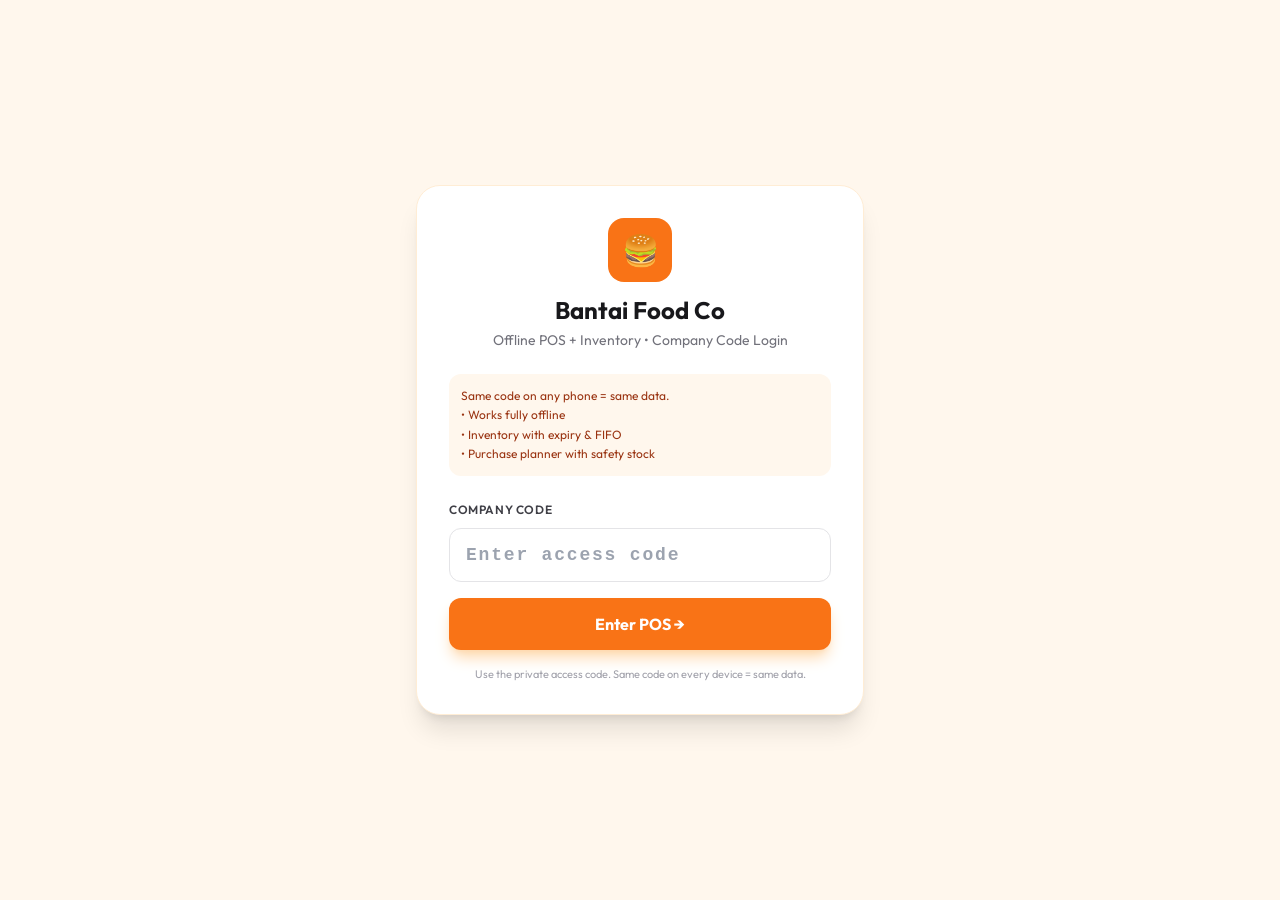
<file: index-10.html>
<!DOCTYPE html>
<html lang="en">
<head>
  <meta charset="UTF-8">
  <meta name="viewport" content="width=device-width, initial-scale=1">
  <title>Bantai Food Co POS</title><script>//---------------------------------------------------------------------
//
// QR Code Generator for JavaScript
//
// Copyright (c) 2009 Kazuhiko Arase
//
// URL: http://www.d-project.com/
//
// Licensed under the MIT license:
//  http://www.opensource.org/licenses/mit-license.php
//
// The word 'QR Code' is registered trademark of
// DENSO WAVE INCORPORATED
//  http://www.denso-wave.com/qrcode/faqpatent-e.html
//
//---------------------------------------------------------------------

var qrcode = function() {

  //---------------------------------------------------------------------
  // qrcode
  //---------------------------------------------------------------------

  /**
   * qrcode
   * @param typeNumber 1 to 40
   * @param errorCorrectionLevel 'L','M','Q','H'
   */
  var qrcode = function(typeNumber, errorCorrectionLevel) {

    var PAD0 = 0xEC;
    var PAD1 = 0x11;

    var _typeNumber = typeNumber;
    var _errorCorrectionLevel = QRErrorCorrectionLevel[errorCorrectionLevel];
    var _modules = null;
    var _moduleCount = 0;
    var _dataCache = null;
    var _dataList = [];

    var _this = {};

    var makeImpl = function(test, maskPattern) {

      _moduleCount = _typeNumber * 4 + 17;
      _modules = function(moduleCount) {
        var modules = new Array(moduleCount);
        for (var row = 0; row < moduleCount; row += 1) {
          modules[row] = new Array(moduleCount);
          for (var col = 0; col < moduleCount; col += 1) {
            modules[row][col] = null;
          }
        }
        return modules;
      }(_moduleCount);

      setupPositionProbePattern(0, 0);
      setupPositionProbePattern(_moduleCount - 7, 0);
      setupPositionProbePattern(0, _moduleCount - 7);
      setupPositionAdjustPattern();
      setupTimingPattern();
      setupTypeInfo(test, maskPattern);

      if (_typeNumber >= 7) {
        setupTypeNumber(test);
      }

      if (_dataCache == null) {
        _dataCache = createData(_typeNumber, _errorCorrectionLevel, _dataList);
      }

      mapData(_dataCache, maskPattern);
    };

    var setupPositionProbePattern = function(row, col) {

      for (var r = -1; r <= 7; r += 1) {

        if (row + r <= -1 || _moduleCount <= row + r) continue;

        for (var c = -1; c <= 7; c += 1) {

          if (col + c <= -1 || _moduleCount <= col + c) continue;

          if ( (0 <= r && r <= 6 && (c == 0 || c == 6) )
              || (0 <= c && c <= 6 && (r == 0 || r == 6) )
              || (2 <= r && r <= 4 && 2 <= c && c <= 4) ) {
            _modules[row + r][col + c] = true;
          } else {
            _modules[row + r][col + c] = false;
          }
        }
      }
    };

    var getBestMaskPattern = function() {

      var minLostPoint = 0;
      var pattern = 0;

      for (var i = 0; i < 8; i += 1) {

        makeImpl(true, i);

        var lostPoint = QRUtil.getLostPoint(_this);

        if (i == 0 || minLostPoint > lostPoint) {
          minLostPoint = lostPoint;
          pattern = i;
        }
      }

      return pattern;
    };

    var setupTimingPattern = function() {

      for (var r = 8; r < _moduleCount - 8; r += 1) {
        if (_modules[r][6] != null) {
          continue;
        }
        _modules[r][6] = (r % 2 == 0);
      }

      for (var c = 8; c < _moduleCount - 8; c += 1) {
        if (_modules[6][c] != null) {
          continue;
        }
        _modules[6][c] = (c % 2 == 0);
      }
    };

    var setupPositionAdjustPattern = function() {

      var pos = QRUtil.getPatternPosition(_typeNumber);

      for (var i = 0; i < pos.length; i += 1) {

        for (var j = 0; j < pos.length; j += 1) {

          var row = pos[i];
          var col = pos[j];

          if (_modules[row][col] != null) {
            continue;
          }

          for (var r = -2; r <= 2; r += 1) {

            for (var c = -2; c <= 2; c += 1) {

              if (r == -2 || r == 2 || c == -2 || c == 2
                  || (r == 0 && c == 0) ) {
                _modules[row + r][col + c] = true;
              } else {
                _modules[row + r][col + c] = false;
              }
            }
          }
        }
      }
    };

    var setupTypeNumber = function(test) {

      var bits = QRUtil.getBCHTypeNumber(_typeNumber);

      for (var i = 0; i < 18; i += 1) {
        var mod = (!test && ( (bits >> i) & 1) == 1);
        _modules[Math.floor(i / 3)][i % 3 + _moduleCount - 8 - 3] = mod;
      }

      for (var i = 0; i < 18; i += 1) {
        var mod = (!test && ( (bits >> i) & 1) == 1);
        _modules[i % 3 + _moduleCount - 8 - 3][Math.floor(i / 3)] = mod;
      }
    };

    var setupTypeInfo = function(test, maskPattern) {

      var data = (_errorCorrectionLevel << 3) | maskPattern;
      var bits = QRUtil.getBCHTypeInfo(data);

      // vertical
      for (var i = 0; i < 15; i += 1) {

        var mod = (!test && ( (bits >> i) & 1) == 1);

        if (i < 6) {
          _modules[i][8] = mod;
        } else if (i < 8) {
          _modules[i + 1][8] = mod;
        } else {
          _modules[_moduleCount - 15 + i][8] = mod;
        }
      }

      // horizontal
      for (var i = 0; i < 15; i += 1) {

        var mod = (!test && ( (bits >> i) & 1) == 1);

        if (i < 8) {
          _modules[8][_moduleCount - i - 1] = mod;
        } else if (i < 9) {
          _modules[8][15 - i - 1 + 1] = mod;
        } else {
          _modules[8][15 - i - 1] = mod;
        }
      }

      // fixed module
      _modules[_moduleCount - 8][8] = (!test);
    };

    var mapData = function(data, maskPattern) {

      var inc = -1;
      var row = _moduleCount - 1;
      var bitIndex = 7;
      var byteIndex = 0;
      var maskFunc = QRUtil.getMaskFunction(maskPattern);

      for (var col = _moduleCount - 1; col > 0; col -= 2) {

        if (col == 6) col -= 1;

        while (true) {

          for (var c = 0; c < 2; c += 1) {

            if (_modules[row][col - c] == null) {

              var dark = false;

              if (byteIndex < data.length) {
                dark = ( ( (data[byteIndex] >>> bitIndex) & 1) == 1);
              }

              var mask = maskFunc(row, col - c);

              if (mask) {
                dark = !dark;
              }

              _modules[row][col - c] = dark;
              bitIndex -= 1;

              if (bitIndex == -1) {
                byteIndex += 1;
                bitIndex = 7;
              }
            }
          }

          row += inc;

          if (row < 0 || _moduleCount <= row) {
            row -= inc;
            inc = -inc;
            break;
          }
        }
      }
    };

    var createBytes = function(buffer, rsBlocks) {

      var offset = 0;

      var maxDcCount = 0;
      var maxEcCount = 0;

      var dcdata = new Array(rsBlocks.length);
      var ecdata = new Array(rsBlocks.length);

      for (var r = 0; r < rsBlocks.length; r += 1) {

        var dcCount = rsBlocks[r].dataCount;
        var ecCount = rsBlocks[r].totalCount - dcCount;

        maxDcCount = Math.max(maxDcCount, dcCount);
        maxEcCount = Math.max(maxEcCount, ecCount);

        dcdata[r] = new Array(dcCount);

        for (var i = 0; i < dcdata[r].length; i += 1) {
          dcdata[r][i] = 0xff & buffer.getBuffer()[i + offset];
        }
        offset += dcCount;

        var rsPoly = QRUtil.getErrorCorrectPolynomial(ecCount);
        var rawPoly = qrPolynomial(dcdata[r], rsPoly.getLength() - 1);

        var modPoly = rawPoly.mod(rsPoly);
        ecdata[r] = new Array(rsPoly.getLength() - 1);
        for (var i = 0; i < ecdata[r].length; i += 1) {
          var modIndex = i + modPoly.getLength() - ecdata[r].length;
          ecdata[r][i] = (modIndex >= 0)? modPoly.getAt(modIndex) : 0;
        }
      }

      var totalCodeCount = 0;
      for (var i = 0; i < rsBlocks.length; i += 1) {
        totalCodeCount += rsBlocks[i].totalCount;
      }

      var data = new Array(totalCodeCount);
      var index = 0;

      for (var i = 0; i < maxDcCount; i += 1) {
        for (var r = 0; r < rsBlocks.length; r += 1) {
          if (i < dcdata[r].length) {
            data[index] = dcdata[r][i];
            index += 1;
          }
        }
      }

      for (var i = 0; i < maxEcCount; i += 1) {
        for (var r = 0; r < rsBlocks.length; r += 1) {
          if (i < ecdata[r].length) {
            data[index] = ecdata[r][i];
            index += 1;
          }
        }
      }

      return data;
    };

    var createData = function(typeNumber, errorCorrectionLevel, dataList) {

      var rsBlocks = QRRSBlock.getRSBlocks(typeNumber, errorCorrectionLevel);

      var buffer = qrBitBuffer();

      for (var i = 0; i < dataList.length; i += 1) {
        var data = dataList[i];
        buffer.put(data.getMode(), 4);
        buffer.put(data.getLength(), QRUtil.getLengthInBits(data.getMode(), typeNumber) );
        data.write(buffer);
      }

      // calc num max data.
      var totalDataCount = 0;
      for (var i = 0; i < rsBlocks.length; i += 1) {
        totalDataCount += rsBlocks[i].dataCount;
      }

      if (buffer.getLengthInBits() > totalDataCount * 8) {
        throw 'code length overflow. ('
          + buffer.getLengthInBits()
          + '>'
          + totalDataCount * 8
          + ')';
      }

      // end code
      if (buffer.getLengthInBits() + 4 <= totalDataCount * 8) {
        buffer.put(0, 4);
      }

      // padding
      while (buffer.getLengthInBits() % 8 != 0) {
        buffer.putBit(false);
      }

      // padding
      while (true) {

        if (buffer.getLengthInBits() >= totalDataCount * 8) {
          break;
        }
        buffer.put(PAD0, 8);

        if (buffer.getLengthInBits() >= totalDataCount * 8) {
          break;
        }
        buffer.put(PAD1, 8);
      }

      return createBytes(buffer, rsBlocks);
    };

    _this.addData = function(data, mode) {

      mode = mode || 'Byte';

      var newData = null;

      switch(mode) {
      case 'Numeric' :
        newData = qrNumber(data);
        break;
      case 'Alphanumeric' :
        newData = qrAlphaNum(data);
        break;
      case 'Byte' :
        newData = qr8BitByte(data);
        break;
      case 'Kanji' :
        newData = qrKanji(data);
        break;
      default :
        throw 'mode:' + mode;
      }

      _dataList.push(newData);
      _dataCache = null;
    };

    _this.isDark = function(row, col) {
      if (row < 0 || _moduleCount <= row || col < 0 || _moduleCount <= col) {
        throw row + ',' + col;
      }
      return _modules[row][col];
    };

    _this.getModuleCount = function() {
      return _moduleCount;
    };

    _this.make = function() {
      if (_typeNumber < 1) {
        var typeNumber = 1;

        for (; typeNumber < 40; typeNumber++) {
          var rsBlocks = QRRSBlock.getRSBlocks(typeNumber, _errorCorrectionLevel);
          var buffer = qrBitBuffer();

          for (var i = 0; i < _dataList.length; i++) {
            var data = _dataList[i];
            buffer.put(data.getMode(), 4);
            buffer.put(data.getLength(), QRUtil.getLengthInBits(data.getMode(), typeNumber) );
            data.write(buffer);
          }

          var totalDataCount = 0;
          for (var i = 0; i < rsBlocks.length; i++) {
            totalDataCount += rsBlocks[i].dataCount;
          }

          if (buffer.getLengthInBits() <= totalDataCount * 8) {
            break;
          }
        }

        _typeNumber = typeNumber;
      }

      makeImpl(false, getBestMaskPattern() );
    };

    _this.createTableTag = function(cellSize, margin) {

      cellSize = cellSize || 2;
      margin = (typeof margin == 'undefined')? cellSize * 4 : margin;

      var qrHtml = '';

      qrHtml += '<table style="';
      qrHtml += ' border-width: 0px; border-style: none;';
      qrHtml += ' border-collapse: collapse;';
      qrHtml += ' padding: 0px; margin: ' + margin + 'px;';
      qrHtml += '">';
      qrHtml += '<tbody>';

      for (var r = 0; r < _this.getModuleCount(); r += 1) {

        qrHtml += '<tr>';

        for (var c = 0; c < _this.getModuleCount(); c += 1) {
          qrHtml += '<td style="';
          qrHtml += ' border-width: 0px; border-style: none;';
          qrHtml += ' border-collapse: collapse;';
          qrHtml += ' padding: 0px; margin: 0px;';
          qrHtml += ' width: ' + cellSize + 'px;';
          qrHtml += ' height: ' + cellSize + 'px;';
          qrHtml += ' background-color: ';
          qrHtml += _this.isDark(r, c)? '#000000' : '#ffffff';
          qrHtml += ';';
          qrHtml += '"/>';
        }

        qrHtml += '</tr>';
      }

      qrHtml += '</tbody>';
      qrHtml += '</table>';

      return qrHtml;
    };

    _this.createSvgTag = function(cellSize, margin, alt, title) {

      var opts = {};
      if (typeof arguments[0] == 'object') {
        // Called by options.
        opts = arguments[0];
        // overwrite cellSize and margin.
        cellSize = opts.cellSize;
        margin = opts.margin;
        alt = opts.alt;
        title = opts.title;
      }

      cellSize = cellSize || 2;
      margin = (typeof margin == 'undefined')? cellSize * 4 : margin;

      // Compose alt property surrogate
      alt = (typeof alt === 'string') ? {text: alt} : alt || {};
      alt.text = alt.text || null;
      alt.id = (alt.text) ? alt.id || 'qrcode-description' : null;

      // Compose title property surrogate
      title = (typeof title === 'string') ? {text: title} : title || {};
      title.text = title.text || null;
      title.id = (title.text) ? title.id || 'qrcode-title' : null;

      var size = _this.getModuleCount() * cellSize + margin * 2;
      var c, mc, r, mr, qrSvg='', rect;

      rect = 'l' + cellSize + ',0 0,' + cellSize +
        ' -' + cellSize + ',0 0,-' + cellSize + 'z ';

      qrSvg += '<svg version="1.1" xmlns="http://www.w3.org/2000/svg"';
      qrSvg += !opts.scalable ? ' width="' + size + 'px" height="' + size + 'px"' : '';
      qrSvg += ' viewBox="0 0 ' + size + ' ' + size + '" ';
      qrSvg += ' preserveAspectRatio="xMinYMin meet"';
      qrSvg += (title.text || alt.text) ? ' role="img" aria-labelledby="' +
          escapeXml([title.id, alt.id].join(' ').trim() ) + '"' : '';
      qrSvg += '>';
      qrSvg += (title.text) ? '<title id="' + escapeXml(title.id) + '">' +
          escapeXml(title.text) + '</title>' : '';
      qrSvg += (alt.text) ? '<description id="' + escapeXml(alt.id) + '">' +
          escapeXml(alt.text) + '</description>' : '';
      qrSvg += '<rect width="100%" height="100%" fill="white" cx="0" cy="0"/>';
      qrSvg += '<path d="';

      for (r = 0; r < _this.getModuleCount(); r += 1) {
        mr = r * cellSize + margin;
        for (c = 0; c < _this.getModuleCount(); c += 1) {
          if (_this.isDark(r, c) ) {
            mc = c*cellSize+margin;
            qrSvg += 'M' + mc + ',' + mr + rect;
          }
        }
      }

      qrSvg += '" stroke="transparent" fill="black"/>';
      qrSvg += '</svg>';

      return qrSvg;
    };

    _this.createDataURL = function(cellSize, margin) {

      cellSize = cellSize || 2;
      margin = (typeof margin == 'undefined')? cellSize * 4 : margin;

      var size = _this.getModuleCount() * cellSize + margin * 2;
      var min = margin;
      var max = size - margin;

      return createDataURL(size, size, function(x, y) {
        if (min <= x && x < max && min <= y && y < max) {
          var c = Math.floor( (x - min) / cellSize);
          var r = Math.floor( (y - min) / cellSize);
          return _this.isDark(r, c)? 0 : 1;
        } else {
          return 1;
        }
      } );
    };

    _this.createImgTag = function(cellSize, margin, alt) {

      cellSize = cellSize || 2;
      margin = (typeof margin == 'undefined')? cellSize * 4 : margin;

      var size = _this.getModuleCount() * cellSize + margin * 2;

      var img = '';
      img += '<img';
      img += '\u0020src="';
      img += _this.createDataURL(cellSize, margin);
      img += '"';
      img += '\u0020width="';
      img += size;
      img += '"';
      img += '\u0020height="';
      img += size;
      img += '"';
      if (alt) {
        img += '\u0020alt="';
        img += escapeXml(alt);
        img += '"';
      }
      img += '/>';

      return img;
    };

    var escapeXml = function(s) {
      var escaped = '';
      for (var i = 0; i < s.length; i += 1) {
        var c = s.charAt(i);
        switch(c) {
        case '<': escaped += '&lt;'; break;
        case '>': escaped += '&gt;'; break;
        case '&': escaped += '&amp;'; break;
        case '"': escaped += '&quot;'; break;
        default : escaped += c; break;
        }
      }
      return escaped;
    };

    var _createHalfASCII = function(margin) {
      var cellSize = 1;
      margin = (typeof margin == 'undefined')? cellSize * 2 : margin;

      var size = _this.getModuleCount() * cellSize + margin * 2;
      var min = margin;
      var max = size - margin;

      var y, x, r1, r2, p;

      var blocks = {
        '██': '█',
        '█ ': '▀',
        ' █': '▄',
        '  ': ' '
      };

      var blocksLastLineNoMargin = {
        '██': '▀',
        '█ ': '▀',
        ' █': ' ',
        '  ': ' '
      };

      var ascii = '';
      for (y = 0; y < size; y += 2) {
        r1 = Math.floor((y - min) / cellSize);
        r2 = Math.floor((y + 1 - min) / cellSize);
        for (x = 0; x < size; x += 1) {
          p = '█';

          if (min <= x && x < max && min <= y && y < max && _this.isDark(r1, Math.floor((x - min) / cellSize))) {
            p = ' ';
          }

          if (min <= x && x < max && min <= y+1 && y+1 < max && _this.isDark(r2, Math.floor((x - min) / cellSize))) {
            p += ' ';
          }
          else {
            p += '█';
          }

          // Output 2 characters per pixel, to create full square. 1 character per pixels gives only half width of square.
          ascii += (margin < 1 && y+1 >= max) ? blocksLastLineNoMargin[p] : blocks[p];
        }

        ascii += '\n';
      }

      if (size % 2 && margin > 0) {
        return ascii.substring(0, ascii.length - size - 1) + Array(size+1).join('▀');
      }

      return ascii.substring(0, ascii.length-1);
    };

    _this.createASCII = function(cellSize, margin) {
      cellSize = cellSize || 1;

      if (cellSize < 2) {
        return _createHalfASCII(margin);
      }

      cellSize -= 1;
      margin = (typeof margin == 'undefined')? cellSize * 2 : margin;

      var size = _this.getModuleCount() * cellSize + margin * 2;
      var min = margin;
      var max = size - margin;

      var y, x, r, p;

      var white = Array(cellSize+1).join('██');
      var black = Array(cellSize+1).join('  ');

      var ascii = '';
      var line = '';
      for (y = 0; y < size; y += 1) {
        r = Math.floor( (y - min) / cellSize);
        line = '';
        for (x = 0; x < size; x += 1) {
          p = 1;

          if (min <= x && x < max && min <= y && y < max && _this.isDark(r, Math.floor((x - min) / cellSize))) {
            p = 0;
          }

          // Output 2 characters per pixel, to create full square. 1 character per pixels gives only half width of square.
          line += p ? white : black;
        }

        for (r = 0; r < cellSize; r += 1) {
          ascii += line + '\n';
        }
      }

      return ascii.substring(0, ascii.length-1);
    };

    _this.renderTo2dContext = function(context, cellSize) {
      cellSize = cellSize || 2;
      var length = _this.getModuleCount();
      for (var row = 0; row < length; row++) {
        for (var col = 0; col < length; col++) {
          context.fillStyle = _this.isDark(row, col) ? 'black' : 'white';
          context.fillRect(col * cellSize, row * cellSize, cellSize, cellSize);
        }
      }
    }

    return _this;
  };

  //---------------------------------------------------------------------
  // qrcode.stringToBytes
  //---------------------------------------------------------------------

  qrcode.stringToBytesFuncs = {
    'default' : function(s) {
      var bytes = [];
      for (var i = 0; i < s.length; i += 1) {
        var c = s.charCodeAt(i);
        bytes.push(c & 0xff);
      }
      return bytes;
    }
  };

  qrcode.stringToBytes = qrcode.stringToBytesFuncs['default'];

  //---------------------------------------------------------------------
  // qrcode.createStringToBytes
  //---------------------------------------------------------------------

  /**
   * @param unicodeData base64 string of byte array.
   * [16bit Unicode],[16bit Bytes], ...
   * @param numChars
   */
  qrcode.createStringToBytes = function(unicodeData, numChars) {

    // create conversion map.

    var unicodeMap = function() {

      var bin = base64DecodeInputStream(unicodeData);
      var read = function() {
        var b = bin.read();
        if (b == -1) throw 'eof';
        return b;
      };

      var count = 0;
      var unicodeMap = {};
      while (true) {
        var b0 = bin.read();
        if (b0 == -1) break;
        var b1 = read();
        var b2 = read();
        var b3 = read();
        var k = String.fromCharCode( (b0 << 8) | b1);
        var v = (b2 << 8) | b3;
        unicodeMap[k] = v;
        count += 1;
      }
      if (count != numChars) {
        throw count + ' != ' + numChars;
      }

      return unicodeMap;
    }();

    var unknownChar = '?'.charCodeAt(0);

    return function(s) {
      var bytes = [];
      for (var i = 0; i < s.length; i += 1) {
        var c = s.charCodeAt(i);
        if (c < 128) {
          bytes.push(c);
        } else {
          var b = unicodeMap[s.charAt(i)];
          if (typeof b == 'number') {
            if ( (b & 0xff) == b) {
              // 1byte
              bytes.push(b);
            } else {
              // 2bytes
              bytes.push(b >>> 8);
              bytes.push(b & 0xff);
            }
          } else {
            bytes.push(unknownChar);
          }
        }
      }
      return bytes;
    };
  };

  //---------------------------------------------------------------------
  // QRMode
  //---------------------------------------------------------------------

  var QRMode = {
    MODE_NUMBER :    1 << 0,
    MODE_ALPHA_NUM : 1 << 1,
    MODE_8BIT_BYTE : 1 << 2,
    MODE_KANJI :     1 << 3
  };

  //---------------------------------------------------------------------
  // QRErrorCorrectionLevel
  //---------------------------------------------------------------------

  var QRErrorCorrectionLevel = {
    L : 1,
    M : 0,
    Q : 3,
    H : 2
  };

  //---------------------------------------------------------------------
  // QRMaskPattern
  //---------------------------------------------------------------------

  var QRMaskPattern = {
    PATTERN000 : 0,
    PATTERN001 : 1,
    PATTERN010 : 2,
    PATTERN011 : 3,
    PATTERN100 : 4,
    PATTERN101 : 5,
    PATTERN110 : 6,
    PATTERN111 : 7
  };

  //---------------------------------------------------------------------
  // QRUtil
  //---------------------------------------------------------------------

  var QRUtil = function() {

    var PATTERN_POSITION_TABLE = [
      [],
      [6, 18],
      [6, 22],
      [6, 26],
      [6, 30],
      [6, 34],
      [6, 22, 38],
      [6, 24, 42],
      [6, 26, 46],
      [6, 28, 50],
      [6, 30, 54],
      [6, 32, 58],
      [6, 34, 62],
      [6, 26, 46, 66],
      [6, 26, 48, 70],
      [6, 26, 50, 74],
      [6, 30, 54, 78],
      [6, 30, 56, 82],
      [6, 30, 58, 86],
      [6, 34, 62, 90],
      [6, 28, 50, 72, 94],
      [6, 26, 50, 74, 98],
      [6, 30, 54, 78, 102],
      [6, 28, 54, 80, 106],
      [6, 32, 58, 84, 110],
      [6, 30, 58, 86, 114],
      [6, 34, 62, 90, 118],
      [6, 26, 50, 74, 98, 122],
      [6, 30, 54, 78, 102, 126],
      [6, 26, 52, 78, 104, 130],
      [6, 30, 56, 82, 108, 134],
      [6, 34, 60, 86, 112, 138],
      [6, 30, 58, 86, 114, 142],
      [6, 34, 62, 90, 118, 146],
      [6, 30, 54, 78, 102, 126, 150],
      [6, 24, 50, 76, 102, 128, 154],
      [6, 28, 54, 80, 106, 132, 158],
      [6, 32, 58, 84, 110, 136, 162],
      [6, 26, 54, 82, 110, 138, 166],
      [6, 30, 58, 86, 114, 142, 170]
    ];
    var G15 = (1 << 10) | (1 << 8) | (1 << 5) | (1 << 4) | (1 << 2) | (1 << 1) | (1 << 0);
    var G18 = (1 << 12) | (1 << 11) | (1 << 10) | (1 << 9) | (1 << 8) | (1 << 5) | (1 << 2) | (1 << 0);
    var G15_MASK = (1 << 14) | (1 << 12) | (1 << 10) | (1 << 4) | (1 << 1);

    var _this = {};

    var getBCHDigit = function(data) {
      var digit = 0;
      while (data != 0) {
        digit += 1;
        data >>>= 1;
      }
      return digit;
    };

    _this.getBCHTypeInfo = function(data) {
      var d = data << 10;
      while (getBCHDigit(d) - getBCHDigit(G15) >= 0) {
        d ^= (G15 << (getBCHDigit(d) - getBCHDigit(G15) ) );
      }
      return ( (data << 10) | d) ^ G15_MASK;
    };

    _this.getBCHTypeNumber = function(data) {
      var d = data << 12;
      while (getBCHDigit(d) - getBCHDigit(G18) >= 0) {
        d ^= (G18 << (getBCHDigit(d) - getBCHDigit(G18) ) );
      }
      return (data << 12) | d;
    };

    _this.getPatternPosition = function(typeNumber) {
      return PATTERN_POSITION_TABLE[typeNumber - 1];
    };

    _this.getMaskFunction = function(maskPattern) {

      switch (maskPattern) {

      case QRMaskPattern.PATTERN000 :
        return function(i, j) { return (i + j) % 2 == 0; };
      case QRMaskPattern.PATTERN001 :
        return function(i, j) { return i % 2 == 0; };
      case QRMaskPattern.PATTERN010 :
        return function(i, j) { return j % 3 == 0; };
      case QRMaskPattern.PATTERN011 :
        return function(i, j) { return (i + j) % 3 == 0; };
      case QRMaskPattern.PATTERN100 :
        return function(i, j) { return (Math.floor(i / 2) + Math.floor(j / 3) ) % 2 == 0; };
      case QRMaskPattern.PATTERN101 :
        return function(i, j) { return (i * j) % 2 + (i * j) % 3 == 0; };
      case QRMaskPattern.PATTERN110 :
        return function(i, j) { return ( (i * j) % 2 + (i * j) % 3) % 2 == 0; };
      case QRMaskPattern.PATTERN111 :
        return function(i, j) { return ( (i * j) % 3 + (i + j) % 2) % 2 == 0; };

      default :
        throw 'bad maskPattern:' + maskPattern;
      }
    };

    _this.getErrorCorrectPolynomial = function(errorCorrectLength) {
      var a = qrPolynomial([1], 0);
      for (var i = 0; i < errorCorrectLength; i += 1) {
        a = a.multiply(qrPolynomial([1, QRMath.gexp(i)], 0) );
      }
      return a;
    };

    _this.getLengthInBits = function(mode, type) {

      if (1 <= type && type < 10) {

        // 1 - 9

        switch(mode) {
        case QRMode.MODE_NUMBER    : return 10;
        case QRMode.MODE_ALPHA_NUM : return 9;
        case QRMode.MODE_8BIT_BYTE : return 8;
        case QRMode.MODE_KANJI     : return 8;
        default :
          throw 'mode:' + mode;
        }

      } else if (type < 27) {

        // 10 - 26

        switch(mode) {
        case QRMode.MODE_NUMBER    : return 12;
        case QRMode.MODE_ALPHA_NUM : return 11;
        case QRMode.MODE_8BIT_BYTE : return 16;
        case QRMode.MODE_KANJI     : return 10;
        default :
          throw 'mode:' + mode;
        }

      } else if (type < 41) {

        // 27 - 40

        switch(mode) {
        case QRMode.MODE_NUMBER    : return 14;
        case QRMode.MODE_ALPHA_NUM : return 13;
        case QRMode.MODE_8BIT_BYTE : return 16;
        case QRMode.MODE_KANJI     : return 12;
        default :
          throw 'mode:' + mode;
        }

      } else {
        throw 'type:' + type;
      }
    };

    _this.getLostPoint = function(qrcode) {

      var moduleCount = qrcode.getModuleCount();

      var lostPoint = 0;

      // LEVEL1

      for (var row = 0; row < moduleCount; row += 1) {
        for (var col = 0; col < moduleCount; col += 1) {

          var sameCount = 0;
          var dark = qrcode.isDark(row, col);

          for (var r = -1; r <= 1; r += 1) {

            if (row + r < 0 || moduleCount <= row + r) {
              continue;
            }

            for (var c = -1; c <= 1; c += 1) {

              if (col + c < 0 || moduleCount <= col + c) {
                continue;
              }

              if (r == 0 && c == 0) {
                continue;
              }

              if (dark == qrcode.isDark(row + r, col + c) ) {
                sameCount += 1;
              }
            }
          }

          if (sameCount > 5) {
            lostPoint += (3 + sameCount - 5);
          }
        }
      };

      // LEVEL2

      for (var row = 0; row < moduleCount - 1; row += 1) {
        for (var col = 0; col < moduleCount - 1; col += 1) {
          var count = 0;
          if (qrcode.isDark(row, col) ) count += 1;
          if (qrcode.isDark(row + 1, col) ) count += 1;
          if (qrcode.isDark(row, col + 1) ) count += 1;
          if (qrcode.isDark(row + 1, col + 1) ) count += 1;
          if (count == 0 || count == 4) {
            lostPoint += 3;
          }
        }
      }

      // LEVEL3

      for (var row = 0; row < moduleCount; row += 1) {
        for (var col = 0; col < moduleCount - 6; col += 1) {
          if (qrcode.isDark(row, col)
              && !qrcode.isDark(row, col + 1)
              &&  qrcode.isDark(row, col + 2)
              &&  qrcode.isDark(row, col + 3)
              &&  qrcode.isDark(row, col + 4)
              && !qrcode.isDark(row, col + 5)
              &&  qrcode.isDark(row, col + 6) ) {
            lostPoint += 40;
          }
        }
      }

      for (var col = 0; col < moduleCount; col += 1) {
        for (var row = 0; row < moduleCount - 6; row += 1) {
          if (qrcode.isDark(row, col)
              && !qrcode.isDark(row + 1, col)
              &&  qrcode.isDark(row + 2, col)
              &&  qrcode.isDark(row + 3, col)
              &&  qrcode.isDark(row + 4, col)
              && !qrcode.isDark(row + 5, col)
              &&  qrcode.isDark(row + 6, col) ) {
            lostPoint += 40;
          }
        }
      }

      // LEVEL4

      var darkCount = 0;

      for (var col = 0; col < moduleCount; col += 1) {
        for (var row = 0; row < moduleCount; row += 1) {
          if (qrcode.isDark(row, col) ) {
            darkCount += 1;
          }
        }
      }

      var ratio = Math.abs(100 * darkCount / moduleCount / moduleCount - 50) / 5;
      lostPoint += ratio * 10;

      return lostPoint;
    };

    return _this;
  }();

  //---------------------------------------------------------------------
  // QRMath
  //---------------------------------------------------------------------

  var QRMath = function() {

    var EXP_TABLE = new Array(256);
    var LOG_TABLE = new Array(256);

    // initialize tables
    for (var i = 0; i < 8; i += 1) {
      EXP_TABLE[i] = 1 << i;
    }
    for (var i = 8; i < 256; i += 1) {
      EXP_TABLE[i] = EXP_TABLE[i - 4]
        ^ EXP_TABLE[i - 5]
        ^ EXP_TABLE[i - 6]
        ^ EXP_TABLE[i - 8];
    }
    for (var i = 0; i < 255; i += 1) {
      LOG_TABLE[EXP_TABLE[i] ] = i;
    }

    var _this = {};

    _this.glog = function(n) {

      if (n < 1) {
        throw 'glog(' + n + ')';
      }

      return LOG_TABLE[n];
    };

    _this.gexp = function(n) {

      while (n < 0) {
        n += 255;
      }

      while (n >= 256) {
        n -= 255;
      }

      return EXP_TABLE[n];
    };

    return _this;
  }();

  //---------------------------------------------------------------------
  // qrPolynomial
  //---------------------------------------------------------------------

  function qrPolynomial(num, shift) {

    if (typeof num.length == 'undefined') {
      throw num.length + '/' + shift;
    }

    var _num = function() {
      var offset = 0;
      while (offset < num.length && num[offset] == 0) {
        offset += 1;
      }
      var _num = new Array(num.length - offset + shift);
      for (var i = 0; i < num.length - offset; i += 1) {
        _num[i] = num[i + offset];
      }
      return _num;
    }();

    var _this = {};

    _this.getAt = function(index) {
      return _num[index];
    };

    _this.getLength = function() {
      return _num.length;
    };

    _this.multiply = function(e) {

      var num = new Array(_this.getLength() + e.getLength() - 1);

      for (var i = 0; i < _this.getLength(); i += 1) {
        for (var j = 0; j < e.getLength(); j += 1) {
          num[i + j] ^= QRMath.gexp(QRMath.glog(_this.getAt(i) ) + QRMath.glog(e.getAt(j) ) );
        }
      }

      return qrPolynomial(num, 0);
    };

    _this.mod = function(e) {

      if (_this.getLength() - e.getLength() < 0) {
        return _this;
      }

      var ratio = QRMath.glog(_this.getAt(0) ) - QRMath.glog(e.getAt(0) );

      var num = new Array(_this.getLength() );
      for (var i = 0; i < _this.getLength(); i += 1) {
        num[i] = _this.getAt(i);
      }

      for (var i = 0; i < e.getLength(); i += 1) {
        num[i] ^= QRMath.gexp(QRMath.glog(e.getAt(i) ) + ratio);
      }

      // recursive call
      return qrPolynomial(num, 0).mod(e);
    };

    return _this;
  };

  //---------------------------------------------------------------------
  // QRRSBlock
  //---------------------------------------------------------------------

  var QRRSBlock = function() {

    var RS_BLOCK_TABLE = [

      // L
      // M
      // Q
      // H

      // 1
      [1, 26, 19],
      [1, 26, 16],
      [1, 26, 13],
      [1, 26, 9],

      // 2
      [1, 44, 34],
      [1, 44, 28],
      [1, 44, 22],
      [1, 44, 16],

      // 3
      [1, 70, 55],
      [1, 70, 44],
      [2, 35, 17],
      [2, 35, 13],

      // 4
      [1, 100, 80],
      [2, 50, 32],
      [2, 50, 24],
      [4, 25, 9],

      // 5
      [1, 134, 108],
      [2, 67, 43],
      [2, 33, 15, 2, 34, 16],
      [2, 33, 11, 2, 34, 12],

      // 6
      [2, 86, 68],
      [4, 43, 27],
      [4, 43, 19],
      [4, 43, 15],

      // 7
      [2, 98, 78],
      [4, 49, 31],
      [2, 32, 14, 4, 33, 15],
      [4, 39, 13, 1, 40, 14],

      // 8
      [2, 121, 97],
      [2, 60, 38, 2, 61, 39],
      [4, 40, 18, 2, 41, 19],
      [4, 40, 14, 2, 41, 15],

      // 9
      [2, 146, 116],
      [3, 58, 36, 2, 59, 37],
      [4, 36, 16, 4, 37, 17],
      [4, 36, 12, 4, 37, 13],

      // 10
      [2, 86, 68, 2, 87, 69],
      [4, 69, 43, 1, 70, 44],
      [6, 43, 19, 2, 44, 20],
      [6, 43, 15, 2, 44, 16],

      // 11
      [4, 101, 81],
      [1, 80, 50, 4, 81, 51],
      [4, 50, 22, 4, 51, 23],
      [3, 36, 12, 8, 37, 13],

      // 12
      [2, 116, 92, 2, 117, 93],
      [6, 58, 36, 2, 59, 37],
      [4, 46, 20, 6, 47, 21],
      [7, 42, 14, 4, 43, 15],

      // 13
      [4, 133, 107],
      [8, 59, 37, 1, 60, 38],
      [8, 44, 20, 4, 45, 21],
      [12, 33, 11, 4, 34, 12],

      // 14
      [3, 145, 115, 1, 146, 116],
      [4, 64, 40, 5, 65, 41],
      [11, 36, 16, 5, 37, 17],
      [11, 36, 12, 5, 37, 13],

      // 15
      [5, 109, 87, 1, 110, 88],
      [5, 65, 41, 5, 66, 42],
      [5, 54, 24, 7, 55, 25],
      [11, 36, 12, 7, 37, 13],

      // 16
      [5, 122, 98, 1, 123, 99],
      [7, 73, 45, 3, 74, 46],
      [15, 43, 19, 2, 44, 20],
      [3, 45, 15, 13, 46, 16],

      // 17
      [1, 135, 107, 5, 136, 108],
      [10, 74, 46, 1, 75, 47],
      [1, 50, 22, 15, 51, 23],
      [2, 42, 14, 17, 43, 15],

      // 18
      [5, 150, 120, 1, 151, 121],
      [9, 69, 43, 4, 70, 44],
      [17, 50, 22, 1, 51, 23],
      [2, 42, 14, 19, 43, 15],

      // 19
      [3, 141, 113, 4, 142, 114],
      [3, 70, 44, 11, 71, 45],
      [17, 47, 21, 4, 48, 22],
      [9, 39, 13, 16, 40, 14],

      // 20
      [3, 135, 107, 5, 136, 108],
      [3, 67, 41, 13, 68, 42],
      [15, 54, 24, 5, 55, 25],
      [15, 43, 15, 10, 44, 16],

      // 21
      [4, 144, 116, 4, 145, 117],
      [17, 68, 42],
      [17, 50, 22, 6, 51, 23],
      [19, 46, 16, 6, 47, 17],

      // 22
      [2, 139, 111, 7, 140, 112],
      [17, 74, 46],
      [7, 54, 24, 16, 55, 25],
      [34, 37, 13],

      // 23
      [4, 151, 121, 5, 152, 122],
      [4, 75, 47, 14, 76, 48],
      [11, 54, 24, 14, 55, 25],
      [16, 45, 15, 14, 46, 16],

      // 24
      [6, 147, 117, 4, 148, 118],
      [6, 73, 45, 14, 74, 46],
      [11, 54, 24, 16, 55, 25],
      [30, 46, 16, 2, 47, 17],

      // 25
      [8, 132, 106, 4, 133, 107],
      [8, 75, 47, 13, 76, 48],
      [7, 54, 24, 22, 55, 25],
      [22, 45, 15, 13, 46, 16],

      // 26
      [10, 142, 114, 2, 143, 115],
      [19, 74, 46, 4, 75, 47],
      [28, 50, 22, 6, 51, 23],
      [33, 46, 16, 4, 47, 17],

      // 27
      [8, 152, 122, 4, 153, 123],
      [22, 73, 45, 3, 74, 46],
      [8, 53, 23, 26, 54, 24],
      [12, 45, 15, 28, 46, 16],

      // 28
      [3, 147, 117, 10, 148, 118],
      [3, 73, 45, 23, 74, 46],
      [4, 54, 24, 31, 55, 25],
      [11, 45, 15, 31, 46, 16],

      // 29
      [7, 146, 116, 7, 147, 117],
      [21, 73, 45, 7, 74, 46],
      [1, 53, 23, 37, 54, 24],
      [19, 45, 15, 26, 46, 16],

      // 30
      [5, 145, 115, 10, 146, 116],
      [19, 75, 47, 10, 76, 48],
      [15, 54, 24, 25, 55, 25],
      [23, 45, 15, 25, 46, 16],

      // 31
      [13, 145, 115, 3, 146, 116],
      [2, 74, 46, 29, 75, 47],
      [42, 54, 24, 1, 55, 25],
      [23, 45, 15, 28, 46, 16],

      // 32
      [17, 145, 115],
      [10, 74, 46, 23, 75, 47],
      [10, 54, 24, 35, 55, 25],
      [19, 45, 15, 35, 46, 16],

      // 33
      [17, 145, 115, 1, 146, 116],
      [14, 74, 46, 21, 75, 47],
      [29, 54, 24, 19, 55, 25],
      [11, 45, 15, 46, 46, 16],

      // 34
      [13, 145, 115, 6, 146, 116],
      [14, 74, 46, 23, 75, 47],
      [44, 54, 24, 7, 55, 25],
      [59, 46, 16, 1, 47, 17],

      // 35
      [12, 151, 121, 7, 152, 122],
      [12, 75, 47, 26, 76, 48],
      [39, 54, 24, 14, 55, 25],
      [22, 45, 15, 41, 46, 16],

      // 36
      [6, 151, 121, 14, 152, 122],
      [6, 75, 47, 34, 76, 48],
      [46, 54, 24, 10, 55, 25],
      [2, 45, 15, 64, 46, 16],

      // 37
      [17, 152, 122, 4, 153, 123],
      [29, 74, 46, 14, 75, 47],
      [49, 54, 24, 10, 55, 25],
      [24, 45, 15, 46, 46, 16],

      // 38
      [4, 152, 122, 18, 153, 123],
      [13, 74, 46, 32, 75, 47],
      [48, 54, 24, 14, 55, 25],
      [42, 45, 15, 32, 46, 16],

      // 39
      [20, 147, 117, 4, 148, 118],
      [40, 75, 47, 7, 76, 48],
      [43, 54, 24, 22, 55, 25],
      [10, 45, 15, 67, 46, 16],

      // 40
      [19, 148, 118, 6, 149, 119],
      [18, 75, 47, 31, 76, 48],
      [34, 54, 24, 34, 55, 25],
      [20, 45, 15, 61, 46, 16]
    ];

    var qrRSBlock = function(totalCount, dataCount) {
      var _this = {};
      _this.totalCount = totalCount;
      _this.dataCount = dataCount;
      return _this;
    };

    var _this = {};

    var getRsBlockTable = function(typeNumber, errorCorrectionLevel) {

      switch(errorCorrectionLevel) {
      case QRErrorCorrectionLevel.L :
        return RS_BLOCK_TABLE[(typeNumber - 1) * 4 + 0];
      case QRErrorCorrectionLevel.M :
        return RS_BLOCK_TABLE[(typeNumber - 1) * 4 + 1];
      case QRErrorCorrectionLevel.Q :
        return RS_BLOCK_TABLE[(typeNumber - 1) * 4 + 2];
      case QRErrorCorrectionLevel.H :
        return RS_BLOCK_TABLE[(typeNumber - 1) * 4 + 3];
      default :
        return undefined;
      }
    };

    _this.getRSBlocks = function(typeNumber, errorCorrectionLevel) {

      var rsBlock = getRsBlockTable(typeNumber, errorCorrectionLevel);

      if (typeof rsBlock == 'undefined') {
        throw 'bad rs block @ typeNumber:' + typeNumber +
            '/errorCorrectionLevel:' + errorCorrectionLevel;
      }

      var length = rsBlock.length / 3;

      var list = [];

      for (var i = 0; i < length; i += 1) {

        var count = rsBlock[i * 3 + 0];
        var totalCount = rsBlock[i * 3 + 1];
        var dataCount = rsBlock[i * 3 + 2];

        for (var j = 0; j < count; j += 1) {
          list.push(qrRSBlock(totalCount, dataCount) );
        }
      }

      return list;
    };

    return _this;
  }();

  //---------------------------------------------------------------------
  // qrBitBuffer
  //---------------------------------------------------------------------

  var qrBitBuffer = function() {

    var _buffer = [];
    var _length = 0;

    var _this = {};

    _this.getBuffer = function() {
      return _buffer;
    };

    _this.getAt = function(index) {
      var bufIndex = Math.floor(index / 8);
      return ( (_buffer[bufIndex] >>> (7 - index % 8) ) & 1) == 1;
    };

    _this.put = function(num, length) {
      for (var i = 0; i < length; i += 1) {
        _this.putBit( ( (num >>> (length - i - 1) ) & 1) == 1);
      }
    };

    _this.getLengthInBits = function() {
      return _length;
    };

    _this.putBit = function(bit) {

      var bufIndex = Math.floor(_length / 8);
      if (_buffer.length <= bufIndex) {
        _buffer.push(0);
      }

      if (bit) {
        _buffer[bufIndex] |= (0x80 >>> (_length % 8) );
      }

      _length += 1;
    };

    return _this;
  };

  //---------------------------------------------------------------------
  // qrNumber
  //---------------------------------------------------------------------

  var qrNumber = function(data) {

    var _mode = QRMode.MODE_NUMBER;
    var _data = data;

    var _this = {};

    _this.getMode = function() {
      return _mode;
    };

    _this.getLength = function(buffer) {
      return _data.length;
    };

    _this.write = function(buffer) {

      var data = _data;

      var i = 0;

      while (i + 2 < data.length) {
        buffer.put(strToNum(data.substring(i, i + 3) ), 10);
        i += 3;
      }

      if (i < data.length) {
        if (data.length - i == 1) {
          buffer.put(strToNum(data.substring(i, i + 1) ), 4);
        } else if (data.length - i == 2) {
          buffer.put(strToNum(data.substring(i, i + 2) ), 7);
        }
      }
    };

    var strToNum = function(s) {
      var num = 0;
      for (var i = 0; i < s.length; i += 1) {
        num = num * 10 + chatToNum(s.charAt(i) );
      }
      return num;
    };

    var chatToNum = function(c) {
      if ('0' <= c && c <= '9') {
        return c.charCodeAt(0) - '0'.charCodeAt(0);
      }
      throw 'illegal char :' + c;
    };

    return _this;
  };

  //---------------------------------------------------------------------
  // qrAlphaNum
  //---------------------------------------------------------------------

  var qrAlphaNum = function(data) {

    var _mode = QRMode.MODE_ALPHA_NUM;
    var _data = data;

    var _this = {};

    _this.getMode = function() {
      return _mode;
    };

    _this.getLength = function(buffer) {
      return _data.length;
    };

    _this.write = function(buffer) {

      var s = _data;

      var i = 0;

      while (i + 1 < s.length) {
        buffer.put(
          getCode(s.charAt(i) ) * 45 +
          getCode(s.charAt(i + 1) ), 11);
        i += 2;
      }

      if (i < s.length) {
        buffer.put(getCode(s.charAt(i) ), 6);
      }
    };

    var getCode = function(c) {

      if ('0' <= c && c <= '9') {
        return c.charCodeAt(0) - '0'.charCodeAt(0);
      } else if ('A' <= c && c <= 'Z') {
        return c.charCodeAt(0) - 'A'.charCodeAt(0) + 10;
      } else {
        switch (c) {
        case ' ' : return 36;
        case '$' : return 37;
        case '%' : return 38;
        case '*' : return 39;
        case '+' : return 40;
        case '-' : return 41;
        case '.' : return 42;
        case '/' : return 43;
        case ':' : return 44;
        default :
          throw 'illegal char :' + c;
        }
      }
    };

    return _this;
  };

  //---------------------------------------------------------------------
  // qr8BitByte
  //---------------------------------------------------------------------

  var qr8BitByte = function(data) {

    var _mode = QRMode.MODE_8BIT_BYTE;
    var _data = data;
    var _bytes = qrcode.stringToBytes(data);

    var _this = {};

    _this.getMode = function() {
      return _mode;
    };

    _this.getLength = function(buffer) {
      return _bytes.length;
    };

    _this.write = function(buffer) {
      for (var i = 0; i < _bytes.length; i += 1) {
        buffer.put(_bytes[i], 8);
      }
    };

    return _this;
  };

  //---------------------------------------------------------------------
  // qrKanji
  //---------------------------------------------------------------------

  var qrKanji = function(data) {

    var _mode = QRMode.MODE_KANJI;
    var _data = data;

    var stringToBytes = qrcode.stringToBytesFuncs['SJIS'];
    if (!stringToBytes) {
      throw 'sjis not supported.';
    }
    !function(c, code) {
      // self test for sjis support.
      var test = stringToBytes(c);
      if (test.length != 2 || ( (test[0] << 8) | test[1]) != code) {
        throw 'sjis not supported.';
      }
    }('\u53cb', 0x9746);

    var _bytes = stringToBytes(data);

    var _this = {};

    _this.getMode = function() {
      return _mode;
    };

    _this.getLength = function(buffer) {
      return ~~(_bytes.length / 2);
    };

    _this.write = function(buffer) {

      var data = _bytes;

      var i = 0;

      while (i + 1 < data.length) {

        var c = ( (0xff & data[i]) << 8) | (0xff & data[i + 1]);

        if (0x8140 <= c && c <= 0x9FFC) {
          c -= 0x8140;
        } else if (0xE040 <= c && c <= 0xEBBF) {
          c -= 0xC140;
        } else {
          throw 'illegal char at ' + (i + 1) + '/' + c;
        }

        c = ( (c >>> 8) & 0xff) * 0xC0 + (c & 0xff);

        buffer.put(c, 13);

        i += 2;
      }

      if (i < data.length) {
        throw 'illegal char at ' + (i + 1);
      }
    };

    return _this;
  };

  //=====================================================================
  // GIF Support etc.
  //

  //---------------------------------------------------------------------
  // byteArrayOutputStream
  //---------------------------------------------------------------------

  var byteArrayOutputStream = function() {

    var _bytes = [];

    var _this = {};

    _this.writeByte = function(b) {
      _bytes.push(b & 0xff);
    };

    _this.writeShort = function(i) {
      _this.writeByte(i);
      _this.writeByte(i >>> 8);
    };

    _this.writeBytes = function(b, off, len) {
      off = off || 0;
      len = len || b.length;
      for (var i = 0; i < len; i += 1) {
        _this.writeByte(b[i + off]);
      }
    };

    _this.writeString = function(s) {
      for (var i = 0; i < s.length; i += 1) {
        _this.writeByte(s.charCodeAt(i) );
      }
    };

    _this.toByteArray = function() {
      return _bytes;
    };

    _this.toString = function() {
      var s = '';
      s += '[';
      for (var i = 0; i < _bytes.length; i += 1) {
        if (i > 0) {
          s += ',';
        }
        s += _bytes[i];
      }
      s += ']';
      return s;
    };

    return _this;
  };

  //---------------------------------------------------------------------
  // base64EncodeOutputStream
  //---------------------------------------------------------------------

  var base64EncodeOutputStream = function() {

    var _buffer = 0;
    var _buflen = 0;
    var _length = 0;
    var _base64 = '';

    var _this = {};

    var writeEncoded = function(b) {
      _base64 += String.fromCharCode(encode(b & 0x3f) );
    };

    var encode = function(n) {
      if (n < 0) {
        // error.
      } else if (n < 26) {
        return 0x41 + n;
      } else if (n < 52) {
        return 0x61 + (n - 26);
      } else if (n < 62) {
        return 0x30 + (n - 52);
      } else if (n == 62) {
        return 0x2b;
      } else if (n == 63) {
        return 0x2f;
      }
      throw 'n:' + n;
    };

    _this.writeByte = function(n) {

      _buffer = (_buffer << 8) | (n & 0xff);
      _buflen += 8;
      _length += 1;

      while (_buflen >= 6) {
        writeEncoded(_buffer >>> (_buflen - 6) );
        _buflen -= 6;
      }
    };

    _this.flush = function() {

      if (_buflen > 0) {
        writeEncoded(_buffer << (6 - _buflen) );
        _buffer = 0;
        _buflen = 0;
      }

      if (_length % 3 != 0) {
        // padding
        var padlen = 3 - _length % 3;
        for (var i = 0; i < padlen; i += 1) {
          _base64 += '=';
        }
      }
    };

    _this.toString = function() {
      return _base64;
    };

    return _this;
  };

  //---------------------------------------------------------------------
  // base64DecodeInputStream
  //---------------------------------------------------------------------

  var base64DecodeInputStream = function(str) {

    var _str = str;
    var _pos = 0;
    var _buffer = 0;
    var _buflen = 0;

    var _this = {};

    _this.read = function() {

      while (_buflen < 8) {

        if (_pos >= _str.length) {
          if (_buflen == 0) {
            return -1;
          }
          throw 'unexpected end of file./' + _buflen;
        }

        var c = _str.charAt(_pos);
        _pos += 1;

        if (c == '=') {
          _buflen = 0;
          return -1;
        } else if (c.match(/^\s$/) ) {
          // ignore if whitespace.
          continue;
        }

        _buffer = (_buffer << 6) | decode(c.charCodeAt(0) );
        _buflen += 6;
      }

      var n = (_buffer >>> (_buflen - 8) ) & 0xff;
      _buflen -= 8;
      return n;
    };

    var decode = function(c) {
      if (0x41 <= c && c <= 0x5a) {
        return c - 0x41;
      } else if (0x61 <= c && c <= 0x7a) {
        return c - 0x61 + 26;
      } else if (0x30 <= c && c <= 0x39) {
        return c - 0x30 + 52;
      } else if (c == 0x2b) {
        return 62;
      } else if (c == 0x2f) {
        return 63;
      } else {
        throw 'c:' + c;
      }
    };

    return _this;
  };

  //---------------------------------------------------------------------
  // gifImage (B/W)
  //---------------------------------------------------------------------

  var gifImage = function(width, height) {

    var _width = width;
    var _height = height;
    var _data = new Array(width * height);

    var _this = {};

    _this.setPixel = function(x, y, pixel) {
      _data[y * _width + x] = pixel;
    };

    _this.write = function(out) {

      //---------------------------------
      // GIF Signature

      out.writeString('GIF87a');

      //---------------------------------
      // Screen Descriptor

      out.writeShort(_width);
      out.writeShort(_height);

      out.writeByte(0x80); // 2bit
      out.writeByte(0);
      out.writeByte(0);

      //---------------------------------
      // Global Color Map

      // black
      out.writeByte(0x00);
      out.writeByte(0x00);
      out.writeByte(0x00);

      // white
      out.writeByte(0xff);
      out.writeByte(0xff);
      out.writeByte(0xff);

      //---------------------------------
      // Image Descriptor

      out.writeString(',');
      out.writeShort(0);
      out.writeShort(0);
      out.writeShort(_width);
      out.writeShort(_height);
      out.writeByte(0);

      //---------------------------------
      // Local Color Map

      //---------------------------------
      // Raster Data

      var lzwMinCodeSize = 2;
      var raster = getLZWRaster(lzwMinCodeSize);

      out.writeByte(lzwMinCodeSize);

      var offset = 0;

      while (raster.length - offset > 255) {
        out.writeByte(255);
        out.writeBytes(raster, offset, 255);
        offset += 255;
      }

      out.writeByte(raster.length - offset);
      out.writeBytes(raster, offset, raster.length - offset);
      out.writeByte(0x00);

      //---------------------------------
      // GIF Terminator
      out.writeString(';');
    };

    var bitOutputStream = function(out) {

      var _out = out;
      var _bitLength = 0;
      var _bitBuffer = 0;

      var _this = {};

      _this.write = function(data, length) {

        if ( (data >>> length) != 0) {
          throw 'length over';
        }

        while (_bitLength + length >= 8) {
          _out.writeByte(0xff & ( (data << _bitLength) | _bitBuffer) );
          length -= (8 - _bitLength);
          data >>>= (8 - _bitLength);
          _bitBuffer = 0;
          _bitLength = 0;
        }

        _bitBuffer = (data << _bitLength) | _bitBuffer;
        _bitLength = _bitLength + length;
      };

      _this.flush = function() {
        if (_bitLength > 0) {
          _out.writeByte(_bitBuffer);
        }
      };

      return _this;
    };

    var getLZWRaster = function(lzwMinCodeSize) {

      var clearCode = 1 << lzwMinCodeSize;
      var endCode = (1 << lzwMinCodeSize) + 1;
      var bitLength = lzwMinCodeSize + 1;

      // Setup LZWTable
      var table = lzwTable();

      for (var i = 0; i < clearCode; i += 1) {
        table.add(String.fromCharCode(i) );
      }
      table.add(String.fromCharCode(clearCode) );
      table.add(String.fromCharCode(endCode) );

      var byteOut = byteArrayOutputStream();
      var bitOut = bitOutputStream(byteOut);

      // clear code
      bitOut.write(clearCode, bitLength);

      var dataIndex = 0;

      var s = String.fromCharCode(_data[dataIndex]);
      dataIndex += 1;

      while (dataIndex < _data.length) {

        var c = String.fromCharCode(_data[dataIndex]);
        dataIndex += 1;

        if (table.contains(s + c) ) {

          s = s + c;

        } else {

          bitOut.write(table.indexOf(s), bitLength);

          if (table.size() < 0xfff) {

            if (table.size() == (1 << bitLength) ) {
              bitLength += 1;
            }

            table.add(s + c);
          }

          s = c;
        }
      }

      bitOut.write(table.indexOf(s), bitLength);

      // end code
      bitOut.write(endCode, bitLength);

      bitOut.flush();

      return byteOut.toByteArray();
    };

    var lzwTable = function() {

      var _map = {};
      var _size = 0;

      var _this = {};

      _this.add = function(key) {
        if (_this.contains(key) ) {
          throw 'dup key:' + key;
        }
        _map[key] = _size;
        _size += 1;
      };

      _this.size = function() {
        return _size;
      };

      _this.indexOf = function(key) {
        return _map[key];
      };

      _this.contains = function(key) {
        return typeof _map[key] != 'undefined';
      };

      return _this;
    };

    return _this;
  };

  var createDataURL = function(width, height, getPixel) {
    var gif = gifImage(width, height);
    for (var y = 0; y < height; y += 1) {
      for (var x = 0; x < width; x += 1) {
        gif.setPixel(x, y, getPixel(x, y) );
      }
    }

    var b = byteArrayOutputStream();
    gif.write(b);

    var base64 = base64EncodeOutputStream();
    var bytes = b.toByteArray();
    for (var i = 0; i < bytes.length; i += 1) {
      base64.writeByte(bytes[i]);
    }
    base64.flush();

    return 'data:image/gif;base64,' + base64;
  };

  //---------------------------------------------------------------------
  // returns qrcode function.

  return qrcode;
}();

// multibyte support
!function() {

  qrcode.stringToBytesFuncs['UTF-8'] = function(s) {
    // http://stackoverflow.com/questions/18729405/how-to-convert-utf8-string-to-byte-array
    function toUTF8Array(str) {
      var utf8 = [];
      for (var i=0; i < str.length; i++) {
        var charcode = str.charCodeAt(i);
        if (charcode < 0x80) utf8.push(charcode);
        else if (charcode < 0x800) {
          utf8.push(0xc0 | (charcode >> 6),
              0x80 | (charcode & 0x3f));
        }
        else if (charcode < 0xd800 || charcode >= 0xe000) {
          utf8.push(0xe0 | (charcode >> 12),
              0x80 | ((charcode>>6) & 0x3f),
              0x80 | (charcode & 0x3f));
        }
        // surrogate pair
        else {
          i++;
          // UTF-16 encodes 0x10000-0x10FFFF by
          // subtracting 0x10000 and splitting the
          // 20 bits of 0x0-0xFFFFF into two halves
          charcode = 0x10000 + (((charcode & 0x3ff)<<10)
            | (str.charCodeAt(i) & 0x3ff));
          utf8.push(0xf0 | (charcode >>18),
              0x80 | ((charcode>>12) & 0x3f),
              0x80 | ((charcode>>6) & 0x3f),
              0x80 | (charcode & 0x3f));
        }
      }
      return utf8;
    }
    return toUTF8Array(s);
  };

}();

(function (factory) {
  if (typeof define === 'function' && define.amd) {
      define([], factory);
  } else if (typeof exports === 'object') {
      module.exports = factory();
  }
}(function () {
    return qrcode;
}));
</script><link rel="manifest" href="manifest.json"><meta name="theme-color" content="#f97316">
  <style>*,:after,:before{--tw-border-spacing-x:0;--tw-border-spacing-y:0;--tw-translate-x:0;--tw-translate-y:0;--tw-rotate:0;--tw-skew-x:0;--tw-skew-y:0;--tw-scale-x:1;--tw-scale-y:1;--tw-pan-x: ;--tw-pan-y: ;--tw-pinch-zoom: ;--tw-scroll-snap-strictness:proximity;--tw-gradient-from-position: ;--tw-gradient-via-position: ;--tw-gradient-to-position: ;--tw-ordinal: ;--tw-slashed-zero: ;--tw-numeric-figure: ;--tw-numeric-spacing: ;--tw-numeric-fraction: ;--tw-ring-inset: ;--tw-ring-offset-width:0px;--tw-ring-offset-color:#fff;--tw-ring-color:rgba(59,130,246,.5);--tw-ring-offset-shadow:0 0 #0000;--tw-ring-shadow:0 0 #0000;--tw-shadow:0 0 #0000;--tw-shadow-colored:0 0 #0000;--tw-blur: ;--tw-brightness: ;--tw-contrast: ;--tw-grayscale: ;--tw-hue-rotate: ;--tw-invert: ;--tw-saturate: ;--tw-sepia: ;--tw-drop-shadow: ;--tw-backdrop-blur: ;--tw-backdrop-brightness: ;--tw-backdrop-contrast: ;--tw-backdrop-grayscale: ;--tw-backdrop-hue-rotate: ;--tw-backdrop-invert: ;--tw-backdrop-opacity: ;--tw-backdrop-saturate: ;--tw-backdrop-sepia: ;--tw-contain-size: ;--tw-contain-layout: ;--tw-contain-paint: ;--tw-contain-style: }::backdrop{--tw-border-spacing-x:0;--tw-border-spacing-y:0;--tw-translate-x:0;--tw-translate-y:0;--tw-rotate:0;--tw-skew-x:0;--tw-skew-y:0;--tw-scale-x:1;--tw-scale-y:1;--tw-pan-x: ;--tw-pan-y: ;--tw-pinch-zoom: ;--tw-scroll-snap-strictness:proximity;--tw-gradient-from-position: ;--tw-gradient-via-position: ;--tw-gradient-to-position: ;--tw-ordinal: ;--tw-slashed-zero: ;--tw-numeric-figure: ;--tw-numeric-spacing: ;--tw-numeric-fraction: ;--tw-ring-inset: ;--tw-ring-offset-width:0px;--tw-ring-offset-color:#fff;--tw-ring-color:rgba(59,130,246,.5);--tw-ring-offset-shadow:0 0 #0000;--tw-ring-shadow:0 0 #0000;--tw-shadow:0 0 #0000;--tw-shadow-colored:0 0 #0000;--tw-blur: ;--tw-brightness: ;--tw-contrast: ;--tw-grayscale: ;--tw-hue-rotate: ;--tw-invert: ;--tw-saturate: ;--tw-sepia: ;--tw-drop-shadow: ;--tw-backdrop-blur: ;--tw-backdrop-brightness: ;--tw-backdrop-contrast: ;--tw-backdrop-grayscale: ;--tw-backdrop-hue-rotate: ;--tw-backdrop-invert: ;--tw-backdrop-opacity: ;--tw-backdrop-saturate: ;--tw-backdrop-sepia: ;--tw-contain-size: ;--tw-contain-layout: ;--tw-contain-paint: ;--tw-contain-style: }/*! tailwindcss v3.4.18 | MIT License | https://tailwindcss.com*/*,:after,:before{box-sizing:border-box;border:0 solid #e5e7eb}:after,:before{--tw-content:""}:host,html{line-height:1.5;-webkit-text-size-adjust:100%;-moz-tab-size:4;-o-tab-size:4;tab-size:4;font-family:ui-sans-serif,system-ui,sans-serif,Apple Color Emoji,Segoe UI Emoji,Segoe UI Symbol,Noto Color Emoji;font-feature-settings:normal;font-variation-settings:normal;-webkit-tap-highlight-color:transparent}body{line-height:inherit}hr{height:0;color:inherit;border-top-width:1px}abbr:where([title]){-webkit-text-decoration:underline dotted;text-decoration:underline dotted}h1,h2,h3,h4,h5,h6{font-size:inherit;font-weight:inherit}a{color:inherit;text-decoration:inherit}b,strong{font-weight:bolder}code,kbd,pre,samp{font-family:ui-monospace,SFMono-Regular,Menlo,Monaco,Consolas,Liberation Mono,Courier New,monospace;font-feature-settings:normal;font-variation-settings:normal;font-size:1em}small{font-size:80%}sub,sup{font-size:75%;line-height:0;position:relative;vertical-align:baseline}sub{bottom:-.25em}sup{top:-.5em}table{text-indent:0;border-color:inherit;border-collapse:collapse}button,input,optgroup,select,textarea{font-family:inherit;font-feature-settings:inherit;font-variation-settings:inherit;font-size:100%;font-weight:inherit;line-height:inherit;letter-spacing:inherit;color:inherit;margin:0;padding:0}button,select{text-transform:none}button,input:where([type=button]),input:where([type=reset]),input:where([type=submit]){-webkit-appearance:button;background-color:transparent;background-image:none}:-moz-focusring{outline:auto}:-moz-ui-invalid{box-shadow:none}progress{vertical-align:baseline}::-webkit-inner-spin-button,::-webkit-outer-spin-button{height:auto}[type=search]{-webkit-appearance:textfield;outline-offset:-2px}::-webkit-search-decoration{-webkit-appearance:none}::-webkit-file-upload-button{-webkit-appearance:button;font:inherit}summary{display:list-item}blockquote,dd,dl,figure,h1,h2,h3,h4,h5,h6,hr,p,pre{margin:0}fieldset{margin:0}fieldset,legend{padding:0}menu,ol,ul{list-style:none;margin:0;padding:0}dialog{padding:0}textarea{resize:vertical}input::-moz-placeholder,textarea::-moz-placeholder{opacity:1;color:#9ca3af}input::placeholder,textarea::placeholder{opacity:1;color:#9ca3af}[role=button],button{cursor:pointer}:disabled{cursor:default}audio,canvas,embed,iframe,img,object,svg,video{display:block;vertical-align:middle}img,video{max-width:100%;height:auto}[hidden]:where(:not([hidden=until-found])){display:none}.fixed{position:fixed}.relative{position:relative}.sticky{position:sticky}.inset-0{inset:0}.bottom-4{bottom:1rem}.left-1\/2{left:50%}.top-0{top:0}.z-30{z-index:30}.z-50{z-index:50}.z-\[100\]{z-index:100}.z-\[80\]{z-index:80}.col-span-2{grid-column:span 2/span 2}.mx-auto{margin-left:auto;margin-right:auto}.mb-2{margin-bottom:.5rem}.mb-3{margin-bottom:.75rem}.mb-4{margin-bottom:1rem}.mb-5{margin-bottom:1.25rem}.mb-6{margin-bottom:1.5rem}.ml-1{margin-left:.25rem}.ml-4{margin-left:1rem}.ml-auto{margin-left:auto}.mr-1\.5{margin-right:.375rem}.mt-0\.5{margin-top:.125rem}.mt-1{margin-top:.25rem}.mt-1\.5{margin-top:.375rem}.mt-2{margin-top:.5rem}.mt-3{margin-top:.75rem}.mt-4{margin-top:1rem}.mt-6{margin-top:1.5rem}.block{display:block}.flex{display:flex}.table{display:table}.grid{display:grid}.hidden{display:none}.h-1\.5{height:.375rem}.h-16{height:4rem}.h-2{height:.5rem}.h-52{height:13rem}.h-7{height:1.75rem}.h-8{height:2rem}.h-9{height:2.25rem}.h-\[220px\]{height:220px}.max-h-\[220px\]{max-height:220px}.max-h-\[300px\]{max-height:300px}.max-h-\[600px\]{max-height:600px}.max-h-\[90vh\]{max-height:90vh}.min-h-screen{min-height:100vh}.w-1\.5{width:.375rem}.w-16{width:4rem}.w-2{width:.5rem}.w-20{width:5rem}.w-32{width:8rem}.w-48{width:12rem}.w-6{width:1.5rem}.w-7{width:1.75rem}.w-8{width:2rem}.w-9{width:2.25rem}.w-\[220px\]{width:220px}.w-full{width:100%}.min-w-\[90px\]{min-width:90px}.max-w-2xl{max-width:42rem}.max-w-\[1280px\]{max-width:1280px}.max-w-md{max-width:28rem}.flex-1{flex:1 1 0%}.-translate-x-1\/2{--tw-translate-x:-50%;transform:translate(var(--tw-translate-x),var(--tw-translate-y)) rotate(var(--tw-rotate)) skewX(var(--tw-skew-x)) skewY(var(--tw-skew-y)) scaleX(var(--tw-scale-x)) scaleY(var(--tw-scale-y))}@keyframes bounce{0%,to{transform:translateY(-25%);animation-timing-function:cubic-bezier(.8,0,1,1)}50%{transform:none;animation-timing-function:cubic-bezier(0,0,.2,1)}}.animate-bounce{animation:bounce 1s infinite}@keyframes pulse{50%{opacity:.5}}.animate-pulse{animation:pulse 2s cubic-bezier(.4,0,.6,1) infinite}.cursor-pointer{cursor:pointer}.list-decimal{list-style-type:decimal}.list-disc{list-style-type:disc}.grid-cols-2{grid-template-columns:repeat(2,minmax(0,1fr))}.grid-cols-3{grid-template-columns:repeat(3,minmax(0,1fr))}.flex-col{flex-direction:column}.flex-wrap{flex-wrap:wrap}.items-start{align-items:flex-start}.items-center{align-items:center}.justify-center{justify-content:center}.justify-between{justify-content:space-between}.gap-1{gap:.25rem}.gap-1\.5{gap:.375rem}.gap-2{gap:.5rem}.gap-2\.5{gap:.625rem}.gap-3{gap:.75rem}.gap-4{gap:1rem}.space-y-1>:not([hidden])~:not([hidden]){--tw-space-y-reverse:0;margin-top:calc(.25rem*(1 - var(--tw-space-y-reverse)));margin-bottom:calc(.25rem*var(--tw-space-y-reverse))}.space-y-1\.5>:not([hidden])~:not([hidden]){--tw-space-y-reverse:0;margin-top:calc(.375rem*(1 - var(--tw-space-y-reverse)));margin-bottom:calc(.375rem*var(--tw-space-y-reverse))}.space-y-2>:not([hidden])~:not([hidden]){--tw-space-y-reverse:0;margin-top:calc(.5rem*(1 - var(--tw-space-y-reverse)));margin-bottom:calc(.5rem*var(--tw-space-y-reverse))}.space-y-2\.5>:not([hidden])~:not([hidden]){--tw-space-y-reverse:0;margin-top:calc(.625rem*(1 - var(--tw-space-y-reverse)));margin-bottom:calc(.625rem*var(--tw-space-y-reverse))}.space-y-3>:not([hidden])~:not([hidden]){--tw-space-y-reverse:0;margin-top:calc(.75rem*(1 - var(--tw-space-y-reverse)));margin-bottom:calc(.75rem*var(--tw-space-y-reverse))}.space-y-4>:not([hidden])~:not([hidden]){--tw-space-y-reverse:0;margin-top:calc(1rem*(1 - var(--tw-space-y-reverse)));margin-bottom:calc(1rem*var(--tw-space-y-reverse))}.space-y-5>:not([hidden])~:not([hidden]){--tw-space-y-reverse:0;margin-top:calc(1.25rem*(1 - var(--tw-space-y-reverse)));margin-bottom:calc(1.25rem*var(--tw-space-y-reverse))}.overflow-auto{overflow:auto}.truncate{overflow:hidden;text-overflow:ellipsis}.truncate,.whitespace-nowrap{white-space:nowrap}.break-all{word-break:break-all}.rounded{border-radius:.25rem}.rounded-2xl{border-radius:1rem}.rounded-\[20px\]{border-radius:20px}.rounded-\[24px\]{border-radius:24px}.rounded-full{border-radius:9999px}.rounded-lg{border-radius:.5rem}.rounded-xl{border-radius:.75rem}.rounded-t-\[24px\]{border-top-left-radius:24px;border-top-right-radius:24px}.border{border-width:1px}.border-b{border-bottom-width:1px}.border-t{border-top-width:1px}.border-dashed{border-style:dashed}.border-amber-100{--tw-border-opacity:1;border-color:rgb(254 243 199/var(--tw-border-opacity,1))}.border-amber-200{--tw-border-opacity:1;border-color:rgb(253 230 138/var(--tw-border-opacity,1))}.border-amber-300{--tw-border-opacity:1;border-color:rgb(252 211 77/var(--tw-border-opacity,1))}.border-amber-400{--tw-border-opacity:1;border-color:rgb(251 191 36/var(--tw-border-opacity,1))}.border-amber-500\/20{border-color:rgba(245,158,11,.2)}.border-emerald-100{--tw-border-opacity:1;border-color:rgb(209 250 229/var(--tw-border-opacity,1))}.border-emerald-200{--tw-border-opacity:1;border-color:rgb(167 243 208/var(--tw-border-opacity,1))}.border-emerald-500{--tw-border-opacity:1;border-color:rgb(16 185 129/var(--tw-border-opacity,1))}.border-emerald-500\/20{border-color:rgba(16,185,129,.2)}.border-orange-100{--tw-border-opacity:1;border-color:rgb(255 237 213/var(--tw-border-opacity,1))}.border-orange-200{--tw-border-opacity:1;border-color:rgb(254 215 170/var(--tw-border-opacity,1))}.border-orange-300{--tw-border-opacity:1;border-color:rgb(253 186 116/var(--tw-border-opacity,1))}.border-orange-500{--tw-border-opacity:1;border-color:rgb(249 115 22/var(--tw-border-opacity,1))}.border-red-100{--tw-border-opacity:1;border-color:rgb(254 226 226/var(--tw-border-opacity,1))}.border-red-200{--tw-border-opacity:1;border-color:rgb(254 202 202/var(--tw-border-opacity,1))}.border-red-300{--tw-border-opacity:1;border-color:rgb(252 165 165/var(--tw-border-opacity,1))}.border-red-500{--tw-border-opacity:1;border-color:rgb(239 68 68/var(--tw-border-opacity,1))}.border-red-500\/20{border-color:rgba(239,68,68,.2)}.border-red-500\/30{border-color:rgba(239,68,68,.3)}.border-white{--tw-border-opacity:1;border-color:rgb(255 255 255/var(--tw-border-opacity,1))}.border-white\/10{border-color:hsla(0,0%,100%,.1)}.border-white\/5{border-color:hsla(0,0%,100%,.05)}.border-zinc-100{--tw-border-opacity:1;border-color:rgb(244 244 245/var(--tw-border-opacity,1))}.border-zinc-200{--tw-border-opacity:1;border-color:rgb(228 228 231/var(--tw-border-opacity,1))}.border-zinc-50{--tw-border-opacity:1;border-color:rgb(250 250 250/var(--tw-border-opacity,1))}.border-zinc-900{--tw-border-opacity:1;border-color:rgb(24 24 27/var(--tw-border-opacity,1))}.bg-\[\#fff8f0\]{--tw-bg-opacity:1;background-color:rgb(255 248 240/var(--tw-bg-opacity,1))}.bg-\[\#fffaf5\]{--tw-bg-opacity:1;background-color:rgb(255 250 245/var(--tw-bg-opacity,1))}.bg-amber-100{--tw-bg-opacity:1;background-color:rgb(254 243 199/var(--tw-bg-opacity,1))}.bg-amber-400{--tw-bg-opacity:1;background-color:rgb(251 191 36/var(--tw-bg-opacity,1))}.bg-amber-50{--tw-bg-opacity:1;background-color:rgb(255 251 235/var(--tw-bg-opacity,1))}.bg-amber-500{--tw-bg-opacity:1;background-color:rgb(245 158 11/var(--tw-bg-opacity,1))}.bg-amber-500\/10{background-color:rgba(245,158,11,.1)}.bg-black\/30{background-color:rgba(0,0,0,.3)}.bg-black\/40{background-color:rgba(0,0,0,.4)}.bg-black\/50{background-color:rgba(0,0,0,.5)}.bg-black\/60{background-color:rgba(0,0,0,.6)}.bg-blue-500{--tw-bg-opacity:1;background-color:rgb(59 130 246/var(--tw-bg-opacity,1))}.bg-emerald-50{--tw-bg-opacity:1;background-color:rgb(236 253 245/var(--tw-bg-opacity,1))}.bg-emerald-500{--tw-bg-opacity:1;background-color:rgb(16 185 129/var(--tw-bg-opacity,1))}.bg-emerald-500\/10{background-color:rgba(16,185,129,.1)}.bg-emerald-600{--tw-bg-opacity:1;background-color:rgb(5 150 105/var(--tw-bg-opacity,1))}.bg-orange-50{--tw-bg-opacity:1;background-color:rgb(255 247 237/var(--tw-bg-opacity,1))}.bg-orange-500{--tw-bg-opacity:1;background-color:rgb(249 115 22/var(--tw-bg-opacity,1))}.bg-red-50{--tw-bg-opacity:1;background-color:rgb(254 242 242/var(--tw-bg-opacity,1))}.bg-red-500{--tw-bg-opacity:1;background-color:rgb(239 68 68/var(--tw-bg-opacity,1))}.bg-red-500\/10{background-color:rgba(239,68,68,.1)}.bg-red-500\/20{background-color:rgba(239,68,68,.2)}.bg-red-600{--tw-bg-opacity:1;background-color:rgb(220 38 38/var(--tw-bg-opacity,1))}.bg-white{--tw-bg-opacity:1;background-color:rgb(255 255 255/var(--tw-bg-opacity,1))}.bg-white\/10{background-color:hsla(0,0%,100%,.1)}.bg-white\/5{background-color:hsla(0,0%,100%,.05)}.bg-white\/80{background-color:hsla(0,0%,100%,.8)}.bg-white\/90{background-color:hsla(0,0%,100%,.9)}.bg-zinc-100{--tw-bg-opacity:1;background-color:rgb(244 244 245/var(--tw-bg-opacity,1))}.bg-zinc-200{--tw-bg-opacity:1;background-color:rgb(228 228 231/var(--tw-bg-opacity,1))}.bg-zinc-50{--tw-bg-opacity:1;background-color:rgb(250 250 250/var(--tw-bg-opacity,1))}.bg-zinc-800{--tw-bg-opacity:1;background-color:rgb(39 39 42/var(--tw-bg-opacity,1))}.bg-zinc-900{--tw-bg-opacity:1;background-color:rgb(24 24 27/var(--tw-bg-opacity,1))}.p-1\.5{padding:.375rem}.p-2{padding:.5rem}.p-2\.5{padding:.625rem}.p-3{padding:.75rem}.p-4{padding:1rem}.p-5{padding:1.25rem}.p-8{padding:2rem}.px-1{padding-left:.25rem;padding-right:.25rem}.px-1\.5{padding-left:.375rem;padding-right:.375rem}.px-2{padding-left:.5rem;padding-right:.5rem}.px-2\.5{padding-left:.625rem;padding-right:.625rem}.px-3{padding-left:.75rem;padding-right:.75rem}.px-4{padding-left:1rem;padding-right:1rem}.px-6{padding-left:1.5rem;padding-right:1.5rem}.py-0\.5{padding-top:.125rem;padding-bottom:.125rem}.py-1{padding-top:.25rem;padding-bottom:.25rem}.py-1\.5{padding-top:.375rem;padding-bottom:.375rem}.py-10{padding-top:2.5rem;padding-bottom:2.5rem}.py-12{padding-top:3rem;padding-bottom:3rem}.py-2{padding-top:.5rem;padding-bottom:.5rem}.py-2\.5{padding-top:.625rem;padding-bottom:.625rem}.py-3{padding-top:.75rem;padding-bottom:.75rem}.py-3\.5{padding-top:.875rem;padding-bottom:.875rem}.py-4{padding-top:1rem;padding-bottom:1rem}.py-6{padding-top:1.5rem;padding-bottom:1.5rem}.py-8{padding-top:2rem;padding-bottom:2rem}.pb-2{padding-bottom:.5rem}.pb-24{padding-bottom:6rem}.pb-6{padding-bottom:1.5rem}.pr-2{padding-right:.5rem}.pt-1{padding-top:.25rem}.pt-2{padding-top:.5rem}.pt-3{padding-top:.75rem}.pt-4{padding-top:1rem}.text-left{text-align:left}.text-center{text-align:center}.text-right{text-align:right}.font-mono{font-family:ui-monospace,SFMono-Regular,Menlo,Monaco,Consolas,Liberation Mono,Courier New,monospace}.text-2xl{font-size:1.5rem;line-height:2rem}.text-3xl{font-size:1.875rem;line-height:2.25rem}.text-\[10px\]{font-size:10px}.text-\[11px\]{font-size:11px}.text-\[9px\]{font-size:9px}.text-lg{font-size:1.125rem;line-height:1.75rem}.text-sm{font-size:.875rem;line-height:1.25rem}.text-xl{font-size:1.25rem;line-height:1.75rem}.text-xs{font-size:.75rem;line-height:1rem}.font-bold{font-weight:700}.font-medium{font-weight:500}.font-semibold{font-weight:600}.uppercase{text-transform:uppercase}.capitalize{text-transform:capitalize}.leading-none{line-height:1}.leading-relaxed{line-height:1.625}.leading-tight{line-height:1.25}.tracking-wider{letter-spacing:.05em}.tracking-widest{letter-spacing:.1em}.text-amber-100\/80{color:hsla(48,96%,89%,.8)}.text-amber-300{--tw-text-opacity:1;color:rgb(252 211 77/var(--tw-text-opacity,1))}.text-amber-400{--tw-text-opacity:1;color:rgb(251 191 36/var(--tw-text-opacity,1))}.text-amber-600{--tw-text-opacity:1;color:rgb(217 119 6/var(--tw-text-opacity,1))}.text-amber-700{--tw-text-opacity:1;color:rgb(180 83 9/var(--tw-text-opacity,1))}.text-amber-800{--tw-text-opacity:1;color:rgb(146 64 14/var(--tw-text-opacity,1))}.text-amber-900{--tw-text-opacity:1;color:rgb(120 53 15/var(--tw-text-opacity,1))}.text-emerald-200\/70{color:rgba(167,243,208,.7)}.text-emerald-300{--tw-text-opacity:1;color:rgb(110 231 183/var(--tw-text-opacity,1))}.text-emerald-400{--tw-text-opacity:1;color:rgb(52 211 153/var(--tw-text-opacity,1))}.text-emerald-600{--tw-text-opacity:1;color:rgb(5 150 105/var(--tw-text-opacity,1))}.text-emerald-700{--tw-text-opacity:1;color:rgb(4 120 87/var(--tw-text-opacity,1))}.text-emerald-800{--tw-text-opacity:1;color:rgb(6 95 70/var(--tw-text-opacity,1))}.text-orange-300{--tw-text-opacity:1;color:rgb(253 186 116/var(--tw-text-opacity,1))}.text-orange-400{--tw-text-opacity:1;color:rgb(251 146 60/var(--tw-text-opacity,1))}.text-orange-600{--tw-text-opacity:1;color:rgb(234 88 12/var(--tw-text-opacity,1))}.text-orange-700{--tw-text-opacity:1;color:rgb(194 65 12/var(--tw-text-opacity,1))}.text-orange-800{--tw-text-opacity:1;color:rgb(154 52 18/var(--tw-text-opacity,1))}.text-red-200{--tw-text-opacity:1;color:rgb(254 202 202/var(--tw-text-opacity,1))}.text-red-200\/80{color:hsla(0,96%,89%,.8)}.text-red-300{--tw-text-opacity:1;color:rgb(252 165 165/var(--tw-text-opacity,1))}.text-red-400{--tw-text-opacity:1;color:rgb(248 113 113/var(--tw-text-opacity,1))}.text-red-600{--tw-text-opacity:1;color:rgb(220 38 38/var(--tw-text-opacity,1))}.text-red-700{--tw-text-opacity:1;color:rgb(185 28 28/var(--tw-text-opacity,1))}.text-red-800{--tw-text-opacity:1;color:rgb(153 27 27/var(--tw-text-opacity,1))}.text-white{--tw-text-opacity:1;color:rgb(255 255 255/var(--tw-text-opacity,1))}.text-zinc-300{--tw-text-opacity:1;color:rgb(212 212 216/var(--tw-text-opacity,1))}.text-zinc-400{--tw-text-opacity:1;color:rgb(161 161 170/var(--tw-text-opacity,1))}.text-zinc-500{--tw-text-opacity:1;color:rgb(113 113 122/var(--tw-text-opacity,1))}.text-zinc-600{--tw-text-opacity:1;color:rgb(82 82 91/var(--tw-text-opacity,1))}.text-zinc-700{--tw-text-opacity:1;color:rgb(63 63 70/var(--tw-text-opacity,1))}.text-zinc-800{--tw-text-opacity:1;color:rgb(39 39 42/var(--tw-text-opacity,1))}.text-zinc-900{--tw-text-opacity:1;color:rgb(24 24 27/var(--tw-text-opacity,1))}.underline{text-decoration-line:underline}.opacity-70{opacity:.7}.opacity-80{opacity:.8}.shadow{--tw-shadow:0 1px 3px 0 rgba(0,0,0,.1),0 1px 2px -1px rgba(0,0,0,.1);--tw-shadow-colored:0 1px 3px 0 var(--tw-shadow-color),0 1px 2px -1px var(--tw-shadow-color)}.shadow,.shadow-2xl{box-shadow:var(--tw-ring-offset-shadow,0 0 #0000),var(--tw-ring-shadow,0 0 #0000),var(--tw-shadow)}.shadow-2xl{--tw-shadow:0 25px 50px -12px rgba(0,0,0,.25);--tw-shadow-colored:0 25px 50px -12px var(--tw-shadow-color)}.shadow-lg{--tw-shadow:0 10px 15px -3px rgba(0,0,0,.1),0 4px 6px -4px rgba(0,0,0,.1);--tw-shadow-colored:0 10px 15px -3px var(--tw-shadow-color),0 4px 6px -4px var(--tw-shadow-color)}.shadow-lg,.shadow-sm{box-shadow:var(--tw-ring-offset-shadow,0 0 #0000),var(--tw-ring-shadow,0 0 #0000),var(--tw-shadow)}.shadow-sm{--tw-shadow:0 1px 2px 0 rgba(0,0,0,.05);--tw-shadow-colored:0 1px 2px 0 var(--tw-shadow-color)}.shadow-xl{--tw-shadow:0 20px 25px -5px rgba(0,0,0,.1),0 8px 10px -6px rgba(0,0,0,.1);--tw-shadow-colored:0 20px 25px -5px var(--tw-shadow-color),0 8px 10px -6px var(--tw-shadow-color);box-shadow:var(--tw-ring-offset-shadow,0 0 #0000),var(--tw-ring-shadow,0 0 #0000),var(--tw-shadow)}.shadow-orange-200{--tw-shadow-color:#fed7aa;--tw-shadow:var(--tw-shadow-colored)}.outline-none{outline:2px solid transparent;outline-offset:2px}.filter{filter:var(--tw-blur) var(--tw-brightness) var(--tw-contrast) var(--tw-grayscale) var(--tw-hue-rotate) var(--tw-invert) var(--tw-saturate) var(--tw-sepia) var(--tw-drop-shadow)}.backdrop-blur{--tw-backdrop-blur:blur(8px)}.backdrop-blur,.backdrop-blur-sm{backdrop-filter:var(--tw-backdrop-blur) var(--tw-backdrop-brightness) var(--tw-backdrop-contrast) var(--tw-backdrop-grayscale) var(--tw-backdrop-hue-rotate) var(--tw-backdrop-invert) var(--tw-backdrop-opacity) var(--tw-backdrop-saturate) var(--tw-backdrop-sepia)}.backdrop-blur-sm{--tw-backdrop-blur:blur(4px)}.transition{transition-property:color,background-color,border-color,text-decoration-color,fill,stroke,opacity,box-shadow,transform,filter,backdrop-filter;transition-timing-function:cubic-bezier(.4,0,.2,1);transition-duration:.15s}#root,body,html{min-height:100%}body{margin:0;font-family:Inter,ui-sans-serif,system-ui,-apple-system,BlinkMacSystemFont,Segoe UI,sans-serif}[role=button]:not([aria-disabled=true]),button:not(:disabled),label[for],select:not(:disabled),summary{cursor:pointer}.hover\:border-orange-200:hover{--tw-border-opacity:1;border-color:rgb(254 215 170/var(--tw-border-opacity,1))}.hover\:border-zinc-300:hover{--tw-border-opacity:1;border-color:rgb(212 212 216/var(--tw-border-opacity,1))}.hover\:bg-black:hover{--tw-bg-opacity:1;background-color:rgb(0 0 0/var(--tw-bg-opacity,1))}.hover\:bg-orange-50:hover{--tw-bg-opacity:1;background-color:rgb(255 247 237/var(--tw-bg-opacity,1))}.hover\:bg-orange-600:hover{--tw-bg-opacity:1;background-color:rgb(234 88 12/var(--tw-bg-opacity,1))}.hover\:bg-red-600:hover{--tw-bg-opacity:1;background-color:rgb(220 38 38/var(--tw-bg-opacity,1))}.hover\:bg-red-700:hover{--tw-bg-opacity:1;background-color:rgb(185 28 28/var(--tw-bg-opacity,1))}.hover\:bg-white\/20:hover{background-color:hsla(0,0%,100%,.2)}.hover\:bg-zinc-200:hover{--tw-bg-opacity:1;background-color:rgb(228 228 231/var(--tw-bg-opacity,1))}.hover\:bg-zinc-50:hover{--tw-bg-opacity:1;background-color:rgb(250 250 250/var(--tw-bg-opacity,1))}.hover\:bg-zinc-700:hover{--tw-bg-opacity:1;background-color:rgb(63 63 70/var(--tw-bg-opacity,1))}.hover\:text-zinc-700:hover{--tw-text-opacity:1;color:rgb(63 63 70/var(--tw-text-opacity,1))}.hover\:shadow-md:hover{--tw-shadow:0 4px 6px -1px rgba(0,0,0,.1),0 2px 4px -2px rgba(0,0,0,.1);--tw-shadow-colored:0 4px 6px -1px var(--tw-shadow-color),0 2px 4px -2px var(--tw-shadow-color);box-shadow:var(--tw-ring-offset-shadow,0 0 #0000),var(--tw-ring-shadow,0 0 #0000),var(--tw-shadow)}.focus\:border-orange-300:focus{--tw-border-opacity:1;border-color:rgb(253 186 116/var(--tw-border-opacity,1))}.focus\:border-orange-500:focus{--tw-border-opacity:1;border-color:rgb(249 115 22/var(--tw-border-opacity,1))}.focus\:ring-2:focus{--tw-ring-offset-shadow:var(--tw-ring-inset) 0 0 0 var(--tw-ring-offset-width) var(--tw-ring-offset-color);--tw-ring-shadow:var(--tw-ring-inset) 0 0 0 calc(2px + var(--tw-ring-offset-width)) var(--tw-ring-color);box-shadow:var(--tw-ring-offset-shadow),var(--tw-ring-shadow),var(--tw-shadow,0 0 #0000)}.focus\:ring-orange-200:focus{--tw-ring-opacity:1;--tw-ring-color:rgb(254 215 170/var(--tw-ring-opacity,1))}.disabled\:opacity-50:disabled{opacity:.5}.group:hover .group-hover\:text-orange-600{--tw-text-opacity:1;color:rgb(234 88 12/var(--tw-text-opacity,1))}@media (min-width:640px){.sm\:grid-cols-2{grid-template-columns:repeat(2,minmax(0,1fr))}.sm\:grid-cols-3{grid-template-columns:repeat(3,minmax(0,1fr))}}@media (min-width:768px){.md\:inline{display:inline}.md\:w-48{width:12rem}.md\:grid-cols-2{grid-template-columns:repeat(2,minmax(0,1fr))}.md\:grid-cols-3{grid-template-columns:repeat(3,minmax(0,1fr))}.md\:grid-cols-4{grid-template-columns:repeat(4,minmax(0,1fr))}.md\:p-4{padding:1rem}.md\:p-5{padding:1.25rem}.md\:px-6{padding-left:1.5rem;padding-right:1.5rem}}@media (min-width:1024px){.lg\:max-h-none{max-height:none}.lg\:grid-cols-2{grid-template-columns:repeat(2,minmax(0,1fr))}.lg\:grid-cols-3{grid-template-columns:repeat(3,minmax(0,1fr))}.lg\:grid-cols-\[1\.1fr_0\.9fr\]{grid-template-columns:1.1fr .9fr}.lg\:grid-cols-\[1fr_360px\]{grid-template-columns:1fr 360px}}</style>
</head>
<body>
  <div id="root"></div>
  
  <script type="module">var Ns=Object.create;var{getPrototypeOf:Ps,defineProperty:fi,getOwnPropertyNames:Rs}=Object;var Ls=Object.prototype.hasOwnProperty;var ft=(e,n,t)=>{t=e!=null?Ns(Ps(e)):{};let r=n||!e||!e.__esModule?fi(t,"default",{value:e,enumerable:!0}):t;for(let l of Rs(e))if(!Ls.call(r,l))fi(r,l,{get:()=>e[l],enumerable:!0});return r};var Pl=(e,n)=>()=>(n||e((n={exports:{}}).exports,n),n.exports);var Cs=(e,n)=>{for(var t in n)fi(e,t,{get:n[t],enumerable:!0,configurable:!0,set:(r)=>n[t]=()=>r})};var Ds=(e,n)=>()=>(e&&(n=e(e=0)),n);var wr=Pl((Gs)=>{var mr=Symbol.for("react.element"),Os=Symbol.for("react.portal"),$s=Symbol.for("react.fragment"),Hs=Symbol.for("react.strict_mode"),Ts=Symbol.for("react.profiler"),Ws=Symbol.for("react.provider"),Qs=Symbol.for("react.context"),Us=Symbol.for("react.forward_ref"),Vs=Symbol.for("react.suspense"),Bs=Symbol.for("react.memo"),Is=Symbol.for("react.lazy"),rc=Symbol.iterator;function Ms(e){if(e===null||typeof e!=="object")return null;return e=rc&&e[rc]||e["@@iterator"],typeof e==="function"?e:null}var ic={isMounted:function(){return!1},enqueueForceUpdate:function(){},enqueueReplaceState:function(){},enqueueSetState:function(){}},oc=Object.assign,fc={};function Ot(e,n,t){this.props=e,this.context=n,this.refs=fc,this.updater=t||ic}Ot.prototype.isReactComponent={};Ot.prototype.setState=function(e,n){if(typeof e!=="object"&&typeof e!=="function"&&e!=null)throw Error("setState(...): takes an object of state variables to update or a function which returns an object of state variables.");this.updater.enqueueSetState(this,e,n,"setState")};Ot.prototype.forceUpdate=function(e){this.updater.enqueueForceUpdate(this,e,"forceUpdate")};function cc(){}cc.prototype=Ot.prototype;function ai(e,n,t){this.props=e,this.context=n,this.refs=fc,this.updater=t||ic}var pi=ai.prototype=new cc;pi.constructor=ai;oc(pi,Ot.prototype);pi.isPureReactComponent=!0;var lc=Array.isArray,ac=Object.prototype.hasOwnProperty,di={current:null},pc={key:!0,ref:!0,__self:!0,__source:!0};function dc(e,n,t){var r,l={},u=null,o=null;if(n!=null)for(r in n.ref!==void 0&&(o=n.ref),n.key!==void 0&&(u=""+n.key),n)ac.call(n,r)&&!pc.hasOwnProperty(r)&&(l[r]=n[r]);var a=arguments.length-2;if(a===1)l.children=t;else if(1<a){for(var p=Array(a),v=0;v<a;v++)p[v]=arguments[v+2];l.children=p}if(e&&e.defaultProps)for(r in a=e.defaultProps,a)l[r]===void 0&&(l[r]=a[r]);return{$$typeof:mr,type:e,key:u,ref:o,props:l,_owner:di.current}}function As(e,n){return{$$typeof:mr,type:e.type,key:n,ref:e.ref,props:e.props,_owner:e._owner}}function si(e){return typeof e==="object"&&e!==null&&e.$$typeof===mr}function Ys(e){var n={"=":"=0",":":"=2"};return"$"+e.replace(/[=:]/g,function(t){return n[t]})}var uc=/\/+/g;function ci(e,n){return typeof e==="object"&&e!==null&&e.key!=null?Ys(""+e.key):n.toString(36)}function Ll(e,n,t,r,l){var u=typeof e;if(u==="undefined"||u==="boolean")e=null;var o=!1;if(e===null)o=!0;else switch(u){case"string":case"number":o=!0;break;case"object":switch(e.$$typeof){case mr:case Os:o=!0}}if(o)return o=e,l=l(o),e=r===""?"."+ci(o,0):r,lc(l)?(t="",e!=null&&(t=e.replace(uc,"$&/")+"/"),Ll(l,n,t,"",function(v){return v})):l!=null&&(si(l)&&(l=As(l,t+(!l.key||o&&o.key===l.key?"":(""+l.key).replace(uc,"$&/")+"/")+e)),n.push(l)),1;if(o=0,r=r===""?".":r+":",lc(e))for(var a=0;a<e.length;a++){u=e[a];var p=r+ci(u,a);o+=Ll(u,n,t,p,l)}else if(p=Ms(e),typeof p==="function")for(e=p.call(e),a=0;!(u=e.next()).done;)u=u.value,p=r+ci(u,a++),o+=Ll(u,n,t,p,l);else if(u==="object")throw n=String(e),Error("Objects are not valid as a React child (found: "+(n==="[object Object]"?"object with keys {"+Object.keys(e).join(", ")+"}":n)+"). If you meant to render a collection of children, use an array instead.");return o}function Rl(e,n,t){if(e==null)return e;var r=[],l=0;return Ll(e,r,"","",function(u){return n.call(t,u,l++)}),r}function Xs(e){if(e._status===-1){var n=e._result;n=n(),n.then(function(t){if(e._status===0||e._status===-1)e._status=1,e._result=t},function(t){if(e._status===0||e._status===-1)e._status=2,e._result=t}),e._status===-1&&(e._status=0,e._result=n)}if(e._status===1)return e._result.default;throw e._result}var Pe={current:null},Cl={transition:null},Zs={ReactCurrentDispatcher:Pe,ReactCurrentBatchConfig:Cl,ReactCurrentOwner:di};function sc(){throw Error("act(...) is not supported in production builds of React.")}Gs.Children={map:Rl,forEach:function(e,n,t){Rl(e,function(){n.apply(this,arguments)},t)},count:function(e){var n=0;return Rl(e,function(){n++}),n},toArray:function(e){return Rl(e,function(n){return n})||[]},only:function(e){if(!si(e))throw Error("React.Children.only expected to receive a single React element child.");return e}};Gs.Component=Ot;Gs.Fragment=$s;Gs.Profiler=Ts;Gs.PureComponent=ai;Gs.StrictMode=Hs;Gs.Suspense=Vs;Gs.__SECRET_INTERNALS_DO_NOT_USE_OR_YOU_WILL_BE_FIRED=Zs;Gs.act=sc;Gs.cloneElement=function(e,n,t){if(e===null||e===void 0)throw Error("React.cloneElement(...): The argument must be a React element, but you passed "+e+".");var r=oc({},e.props),l=e.key,u=e.ref,o=e._owner;if(n!=null){if(n.ref!==void 0&&(u=n.ref,o=di.current),n.key!==void 0&&(l=""+n.key),e.type&&e.type.defaultProps)var a=e.type.defaultProps;for(p in n)ac.call(n,p)&&!pc.hasOwnProperty(p)&&(r[p]=n[p]===void 0&&a!==void 0?a[p]:n[p])}var p=arguments.length-2;if(p===1)r.children=t;else if(1<p){a=Array(p);for(var v=0;v<p;v++)a[v]=arguments[v+2];r.children=a}return{$$typeof:mr,type:e.type,key:l,ref:u,props:r,_owner:o}};Gs.createContext=function(e){return e={$$typeof:Qs,_currentValue:e,_currentValue2:e,_threadCount:0,Provider:null,Consumer:null,_defaultValue:null,_globalName:null},e.Provider={$$typeof:Ws,_context:e},e.Consumer=e};Gs.createElement=dc;Gs.createFactory=function(e){var n=dc.bind(null,e);return n.type=e,n};Gs.createRef=function(){return{current:null}};Gs.forwardRef=function(e){return{$$typeof:Us,render:e}};Gs.isValidElement=si;Gs.lazy=function(e){return{$$typeof:Is,_payload:{_status:-1,_result:e},_init:Xs}};Gs.memo=function(e,n){return{$$typeof:Bs,type:e,compare:n===void 0?null:n}};Gs.startTransition=function(e){var n=Cl.transition;Cl.transition={};try{e()}finally{Cl.transition=n}};Gs.unstable_act=sc;Gs.useCallback=function(e,n){return Pe.current.useCallback(e,n)};Gs.useContext=function(e){return Pe.current.useContext(e)};Gs.useDebugValue=function(){};Gs.useDeferredValue=function(e){return Pe.current.useDeferredValue(e)};Gs.useEffect=function(e,n){return Pe.current.useEffect(e,n)};Gs.useId=function(){return Pe.current.useId()};Gs.useImperativeHandle=function(e,n,t){return Pe.current.useImperativeHandle(e,n,t)};Gs.useInsertionEffect=function(e,n){return Pe.current.useInsertionEffect(e,n)};Gs.useLayoutEffect=function(e,n){return Pe.current.useLayoutEffect(e,n)};Gs.useMemo=function(e,n){return Pe.current.useMemo(e,n)};Gs.useReducer=function(e,n,t){return Pe.current.useReducer(e,n,t)};Gs.useRef=function(e){return Pe.current.useRef(e)};Gs.useState=function(e){return Pe.current.useState(e)};Gs.useSyncExternalStore=function(e,n,t){return Pe.current.useSyncExternalStore(e,n,t)};Gs.useTransition=function(){return Pe.current.useTransition()};Gs.version="18.3.1"});var kc=Pl((D0)=>{function vi(e,n){var t=e.length;e.push(n);e:for(;0<t;){var r=t-1>>>1,l=e[r];if(0<Dl(l,n))e[r]=n,e[t]=l,t=r;else break e}}function xe(e){return e.length===0?null:e[0]}function Tl(e){if(e.length===0)return null;var n=e[0],t=e.pop();if(t!==n){e[0]=t;e:for(var r=0,l=e.length,u=l>>>1;r<u;){var o=2*(r+1)-1,a=e[o],p=o+1,v=e[p];if(0>Dl(a,t))p<l&&0>Dl(v,a)?(e[r]=v,e[p]=t,r=p):(e[r]=a,e[o]=t,r=o);else if(p<l&&0>Dl(v,t))e[r]=v,e[p]=t,r=p;else break e}}return n}function Dl(e,n){var t=e.sortIndex-n.sortIndex;return t!==0?t:e.id-n.id}if(typeof performance==="object"&&typeof performance.now==="function")yi=performance,D0.unstable_now=function(){return yi.now()};else Ol=Date,gi=Ol.now(),D0.unstable_now=function(){return Ol.now()-gi};var yi,Ol,gi,pn=[],Vn=[],C0=1,Ie=null,ke=3,Wl=!1,ct=!1,_r=!1,vc=typeof setTimeout==="function"?setTimeout:null,yc=typeof clearTimeout==="function"?clearTimeout:null,hc=typeof setImmediate<"u"?setImmediate:null;typeof navigator<"u"&&navigator.scheduling!==void 0&&navigator.scheduling.isInputPending!==void 0&&navigator.scheduling.isInputPending.bind(navigator.scheduling);function mi(e){for(var n=xe(Vn);n!==null;){if(n.callback===null)Tl(Vn);else if(n.startTime<=e)Tl(Vn),n.sortIndex=n.expirationTime,vi(pn,n);else break;n=xe(Vn)}}function ki(e){if(_r=!1,mi(e),!ct)if(xe(pn)!==null)ct=!0,Si(_i);else{var n=xe(Vn);n!==null&&Ei(ki,n.startTime-e)}}function _i(e,n){ct=!1,_r&&(_r=!1,yc(Sr),Sr=-1),Wl=!0;var t=ke;try{mi(n);for(Ie=xe(pn);Ie!==null&&(!(Ie.expirationTime>n)||e&&!wc());){var r=Ie.callback;if(typeof r==="function"){Ie.callback=null,ke=Ie.priorityLevel;var l=r(Ie.expirationTime<=n);n=D0.unstable_now(),typeof l==="function"?Ie.callback=l:Ie===xe(pn)&&Tl(pn),mi(n)}else Tl(pn);Ie=xe(pn)}if(Ie!==null)var u=!0;else{var o=xe(Vn);o!==null&&Ei(ki,o.startTime-n),u=!1}return u}finally{Ie=null,ke=t,Wl=!1}}var Ql=!1,$l=null,Sr=-1,gc=5,mc=-1;function wc(){return D0.unstable_now()-mc<gc?!1:!0}function hi(){if($l!==null){var e=D0.unstable_now();mc=e;var n=!0;try{n=$l(!0,e)}finally{n?kr():(Ql=!1,$l=null)}}else Ql=!1}var kr;if(typeof hc==="function")kr=function(){hc(hi)};else if(typeof MessageChannel<"u")Hl=new MessageChannel,wi=Hl.port2,Hl.port1.onmessage=hi,kr=function(){wi.postMessage(null)};else kr=function(){vc(hi,0)};var Hl,wi;function Si(e){$l=e,Ql||(Ql=!0,kr())}function Ei(e,n){Sr=vc(function(){e(D0.unstable_now())},n)}D0.unstable_IdlePriority=5;D0.unstable_ImmediatePriority=1;D0.unstable_LowPriority=4;D0.unstable_NormalPriority=3;D0.unstable_Profiling=null;D0.unstable_UserBlockingPriority=2;D0.unstable_cancelCallback=function(e){e.callback=null};D0.unstable_continueExecution=function(){ct||Wl||(ct=!0,Si(_i))};D0.unstable_forceFrameRate=function(e){0>e||125<e?console.error("forceFrameRate takes a positive int between 0 and 125, forcing frame rates higher than 125 fps is not supported"):gc=0<e?Math.floor(1000/e):5};D0.unstable_getCurrentPriorityLevel=function(){return ke};D0.unstable_getFirstCallbackNode=function(){return xe(pn)};D0.unstable_next=function(e){switch(ke){case 1:case 2:case 3:var n=3;break;default:n=ke}var t=ke;ke=n;try{return e()}finally{ke=t}};D0.unstable_pauseExecution=function(){};D0.unstable_requestPaint=function(){};D0.unstable_runWithPriority=function(e,n){switch(e){case 1:case 2:case 3:case 4:case 5:break;default:e=3}var t=ke;ke=e;try{return n()}finally{ke=t}};D0.unstable_scheduleCallback=function(e,n,t){var r=D0.unstable_now();switch(typeof t==="object"&&t!==null?(t=t.delay,t=typeof t==="number"&&0<t?r+t:r):t=r,e){case 1:var l=-1;break;case 2:l=250;break;case 5:l=1073741823;break;case 4:l=1e4;break;default:l=5000}return l=t+l,e={id:C0++,callback:n,priorityLevel:e,startTime:t,expirationTime:l,sortIndex:-1},t>r?(e.sortIndex=t,vi(Vn,e),xe(pn)===null&&e===xe(Vn)&&(_r?(yc(Sr),Sr=-1):_r=!0,Ei(ki,t-r))):(e.sortIndex=l,vi(pn,e),ct||Wl||(ct=!0,Si(_i))),e};D0.unstable_shouldYield=wc;D0.unstable_wrapCallback=function(e){var n=ke;return function(){var t=ke;ke=n;try{return e.apply(this,arguments)}finally{ke=t}}}});var Of={};Cs(Of,{version:()=>Td,unstable_renderSubtreeIntoContainer:()=>Hd,unstable_batchedUpdates:()=>$d,unmountComponentAtNode:()=>Od,render:()=>Dd,hydrateRoot:()=>Cd,hydrate:()=>Ld,flushSync:()=>Rd,findDOMNode:()=>Pd,createRoot:()=>Nd,createPortal:()=>zd,__SECRET_INTERNALS_DO_NOT_USE_OR_YOU_WILL_BE_FIRED:()=>Ed});function E(e){for(var n="https://reactjs.org/docs/error-decoder.html?invariant="+e,t=1;t<arguments.length;t++)n+="&args[]="+encodeURIComponent(arguments[t]);return"Minified React error #"+e+"; visit "+n+" for the full message or use the non-minified dev environment for full errors and additional helpful warnings."}function Et(e,n){bt(e,n),bt(e+"Capture",n)}function bt(e,n){Kr[e]=n;for(e=0;e<n.length;e++)Pa.add(n[e])}function q0(e){if(Zi.call(Sc,e))return!0;if(Zi.call(_c,e))return!1;if(F0.test(e))return Sc[e]=!0;return _c[e]=!0,!1}function x0(e,n,t,r){if(t!==null&&t.type===0)return!1;switch(typeof n){case"function":case"symbol":return!0;case"boolean":if(r)return!1;if(t!==null)return!t.acceptsBooleans;return e=e.toLowerCase().slice(0,5),e!=="data-"&&e!=="aria-";default:return!1}}function j0(e,n,t,r){if(n===null||typeof n>"u"||x0(e,n,t,r))return!0;if(r)return!1;if(t!==null)switch(t.type){case 3:return!n;case 4:return n===!1;case 5:return isNaN(n);case 6:return isNaN(n)||1>n}return!1}function Ce(e,n,t,r,l,u,o){this.acceptsBooleans=n===2||n===3||n===4,this.attributeName=r,this.attributeNamespace=l,this.mustUseProperty=t,this.propertyName=e,this.type=n,this.sanitizeURL=u,this.removeEmptyString=o}function Mo(e){return e[1].toUpperCase()}function Ao(e,n,t,r){var l=ge.hasOwnProperty(n)?ge[n]:null;if(l!==null?l.type!==0:r||!(2<n.length)||n[0]!=="o"&&n[0]!=="O"||n[1]!=="n"&&n[1]!=="N")j0(n,t,l,r)&&(t=null),r||l===null?q0(n)&&(t===null?e.removeAttribute(n):e.setAttribute(n,""+t)):l.mustUseProperty?e[l.propertyName]=t===null?l.type===3?!1:"":t:(n=l.attributeName,r=l.attributeNamespace,t===null?e.removeAttribute(n):(l=l.type,t=l===3||l===4&&t===!0?"":""+t,r?e.setAttributeNS(r,n,t):e.setAttribute(n,t)))}function Er(e){if(e===null||typeof e!=="object")return null;return e=Ec&&e[Ec]||e["@@iterator"],typeof e==="function"?e:null}function Dr(e){if(zi===void 0)try{throw Error()}catch(t){var n=t.stack.trim().match(/\n( *(at )?)/);zi=n&&n[1]||""}return`
`+zi+e}function Pi(e,n){if(!e||Ni)return"";Ni=!0;var t=Error.prepareStackTrace;Error.prepareStackTrace=void 0;try{if(n)if(n=function(){throw Error()},Object.defineProperty(n.prototype,"props",{set:function(){throw Error()}}),typeof Reflect==="object"&&Reflect.construct){try{Reflect.construct(n,[])}catch(v){var r=v}Reflect.construct(e,[],n)}else{try{n.call()}catch(v){r=v}e.call(n.prototype)}else{try{throw Error()}catch(v){r=v}e()}}catch(v){if(v&&r&&typeof v.stack==="string"){for(var l=v.stack.split(`
`),u=r.stack.split(`
`),o=l.length-1,a=u.length-1;1<=o&&0<=a&&l[o]!==u[a];)a--;for(;1<=o&&0<=a;o--,a--)if(l[o]!==u[a]){if(o!==1||a!==1)do if(o--,a--,0>a||l[o]!==u[a]){var p=`
`+l[o].replace(" at new "," at ");return e.displayName&&p.includes("<anonymous>")&&(p=p.replace("<anonymous>",e.displayName)),p}while(1<=o&&0<=a);break}}}finally{Ni=!1,Error.prepareStackTrace=t}return(e=e?e.displayName||e.name:"")?Dr(e):""}function b0(e){switch(e.tag){case 5:return Dr(e.type);case 16:return Dr("Lazy");case 13:return Dr("Suspense");case 19:return Dr("SuspenseList");case 0:case 2:case 15:return e=Pi(e.type,!1),e;case 11:return e=Pi(e.type.render,!1),e;case 1:return e=Pi(e.type,!0),e;default:return""}}function Fi(e){if(e==null)return null;if(typeof e==="function")return e.displayName||e.name||null;if(typeof e==="string")return e;switch(e){case Qt:return"Fragment";case Wt:return"Portal";case Gi:return"Profiler";case Yo:return"StrictMode";case Ki:return"Suspense";case Ji:return"SuspenseList"}if(typeof e==="object")switch(e.$$typeof){case La:return(e.displayName||"Context")+".Consumer";case Ra:return(e._context.displayName||"Context")+".Provider";case Xo:var n=e.render;return e=e.displayName,e||(e=n.displayName||n.name||"",e=e!==""?"ForwardRef("+e+")":"ForwardRef"),e;case Zo:return n=e.displayName||null,n!==null?n:Fi(e.type)||"Memo";case In:n=e._payload,e=e._init;try{return Fi(e(n))}catch(t){}}return null}function eh(e){var n=e.type;switch(e.tag){case 24:return"Cache";case 9:return(n.displayName||"Context")+".Consumer";case 10:return(n._context.displayName||"Context")+".Provider";case 18:return"DehydratedFragment";case 11:return e=n.render,e=e.displayName||e.name||"",n.displayName||(e!==""?"ForwardRef("+e+")":"ForwardRef");case 7:return"Fragment";case 5:return n;case 4:return"Portal";case 3:return"Root";case 6:return"Text";case 16:return Fi(n);case 8:return n===Yo?"StrictMode":"Mode";case 22:return"Offscreen";case 12:return"Profiler";case 21:return"Scope";case 13:return"Suspense";case 19:return"SuspenseList";case 25:return"TracingMarker";case 1:case 0:case 17:case 2:case 14:case 15:if(typeof n==="function")return n.displayName||n.name||null;if(typeof n==="string")return n}return null}function et(e){switch(typeof e){case"boolean":case"number":case"string":case"undefined":return e;case"object":return e;default:return""}}function Da(e){var n=e.type;return(e=e.nodeName)&&e.toLowerCase()==="input"&&(n==="checkbox"||n==="radio")}function nh(e){var n=Da(e)?"checked":"value",t=Object.getOwnPropertyDescriptor(e.constructor.prototype,n),r=""+e[n];if(!e.hasOwnProperty(n)&&typeof t<"u"&&typeof t.get==="function"&&typeof t.set==="function"){var{get:l,set:u}=t;return Object.defineProperty(e,n,{configurable:!0,get:function(){return l.call(this)},set:function(o){r=""+o,u.call(this,o)}}),Object.defineProperty(e,n,{enumerable:t.enumerable}),{getValue:function(){return r},setValue:function(o){r=""+o},stopTracking:function(){e._valueTracker=null,delete e[n]}}}}function Vl(e){e._valueTracker||(e._valueTracker=nh(e))}function Oa(e){if(!e)return!1;var n=e._valueTracker;if(!n)return!0;var t=n.getValue(),r="";return e&&(r=Da(e)?e.checked?"true":"false":e.value),e=r,e!==t?(n.setValue(e),!0):!1}function cu(e){if(e=e||(typeof document<"u"?document:void 0),typeof e>"u")return null;try{return e.activeElement||e.body}catch(n){return e.body}}function qi(e,n){var t=n.checked;return ue({},n,{defaultChecked:void 0,defaultValue:void 0,value:void 0,checked:t!=null?t:e._wrapperState.initialChecked})}function zc(e,n){var t=n.defaultValue==null?"":n.defaultValue,r=n.checked!=null?n.checked:n.defaultChecked;t=et(n.value!=null?n.value:t),e._wrapperState={initialChecked:r,initialValue:t,controlled:n.type==="checkbox"||n.type==="radio"?n.checked!=null:n.value!=null}}function $a(e,n){n=n.checked,n!=null&&Ao(e,"checked",n,!1)}function xi(e,n){$a(e,n);var t=et(n.value),r=n.type;if(t!=null)if(r==="number"){if(t===0&&e.value===""||e.value!=t)e.value=""+t}else e.value!==""+t&&(e.value=""+t);else if(r==="submit"||r==="reset"){e.removeAttribute("value");return}n.hasOwnProperty("value")?ji(e,n.type,t):n.hasOwnProperty("defaultValue")&&ji(e,n.type,et(n.defaultValue)),n.checked==null&&n.defaultChecked!=null&&(e.defaultChecked=!!n.defaultChecked)}function Nc(e,n,t){if(n.hasOwnProperty("value")||n.hasOwnProperty("defaultValue")){var r=n.type;if(!(r!=="submit"&&r!=="reset"||n.value!==void 0&&n.value!==null))return;n=""+e._wrapperState.initialValue,t||n===e.value||(e.value=n),e.defaultValue=n}t=e.name,t!==""&&(e.name=""),e.defaultChecked=!!e._wrapperState.initialChecked,t!==""&&(e.name=t)}function ji(e,n,t){if(n!=="number"||cu(e.ownerDocument)!==e)t==null?e.defaultValue=""+e._wrapperState.initialValue:e.defaultValue!==""+t&&(e.defaultValue=""+t)}function Kt(e,n,t,r){if(e=e.options,n){n={};for(var l=0;l<t.length;l++)n["$"+t[l]]=!0;for(t=0;t<e.length;t++)l=n.hasOwnProperty("$"+e[t].value),e[t].selected!==l&&(e[t].selected=l),l&&r&&(e[t].defaultSelected=!0)}else{t=""+et(t),n=null;for(l=0;l<e.length;l++){if(e[l].value===t){e[l].selected=!0,r&&(e[l].defaultSelected=!0);return}n!==null||e[l].disabled||(n=e[l])}n!==null&&(n.selected=!0)}}function bi(e,n){if(n.dangerouslySetInnerHTML!=null)throw Error(E(91));return ue({},n,{value:void 0,defaultValue:void 0,children:""+e._wrapperState.initialValue})}function Pc(e,n){var t=n.value;if(t==null){if(t=n.children,n=n.defaultValue,t!=null){if(n!=null)throw Error(E(92));if(Or(t)){if(1<t.length)throw Error(E(93));t=t[0]}n=t}n==null&&(n=""),t=n}e._wrapperState={initialValue:et(t)}}function Ha(e,n){var t=et(n.value),r=et(n.defaultValue);t!=null&&(t=""+t,t!==e.value&&(e.value=t),n.defaultValue==null&&e.defaultValue!==t&&(e.defaultValue=t)),r!=null&&(e.defaultValue=""+r)}function Rc(e){var n=e.textContent;n===e._wrapperState.initialValue&&n!==""&&n!==null&&(e.value=n)}function Ta(e){switch(e){case"svg":return"http://www.w3.org/2000/svg";case"math":return"http://www.w3.org/1998/Math/MathML";default:return"http://www.w3.org/1999/xhtml"}}function eo(e,n){return e==null||e==="http://www.w3.org/1999/xhtml"?Ta(n):e==="http://www.w3.org/2000/svg"&&n==="foreignObject"?"http://www.w3.org/1999/xhtml":e}function Jr(e,n){if(n){var t=e.firstChild;if(t&&t===e.lastChild&&t.nodeType===3){t.nodeValue=n;return}}e.textContent=n}function Qa(e,n,t){return n==null||typeof n==="boolean"||n===""?"":t||typeof n!=="number"||n===0||Vr.hasOwnProperty(e)&&Vr[e]?(""+n).trim():n+"px"}function Ua(e,n){e=e.style;for(var t in n)if(n.hasOwnProperty(t)){var r=t.indexOf("--")===0,l=Qa(t,n[t],r);t==="float"&&(t="cssFloat"),r?e.setProperty(t,l):e[t]=l}}function no(e,n){if(n){if(rh[e]&&(n.children!=null||n.dangerouslySetInnerHTML!=null))throw Error(E(137,e));if(n.dangerouslySetInnerHTML!=null){if(n.children!=null)throw Error(E(60));if(typeof n.dangerouslySetInnerHTML!=="object"||!("__html"in n.dangerouslySetInnerHTML))throw Error(E(61))}if(n.style!=null&&typeof n.style!=="object")throw Error(E(62))}}function to(e,n){if(e.indexOf("-")===-1)return typeof n.is==="string";switch(e){case"annotation-xml":case"color-profile":case"font-face":case"font-face-src":case"font-face-uri":case"font-face-format":case"font-face-name":case"missing-glyph":return!1;default:return!0}}function Go(e){return e=e.target||e.srcElement||window,e.correspondingUseElement&&(e=e.correspondingUseElement),e.nodeType===3?e.parentNode:e}function Lc(e){if(e=dl(e)){if(typeof lo!=="function")throw Error(E(280));var n=e.stateNode;n&&(n=Uu(n),lo(e.stateNode,e.type,n))}}function Va(e){Jt?Ft?Ft.push(e):Ft=[e]:Jt=e}function Ba(){if(Jt){var e=Jt,n=Ft;if(Ft=Jt=null,Lc(e),n)for(e=0;e<n.length;e++)Lc(n[e])}}function Ia(e,n){return e(n)}function Ma(){}function Aa(e,n,t){if(Ri)return e(n,t);Ri=!0;try{return Ia(e,n,t)}finally{if(Ri=!1,Jt!==null||Ft!==null)Ma(),Ba()}}function Fr(e,n){var t=e.stateNode;if(t===null)return null;var r=Uu(t);if(r===null)return null;t=r[n];e:switch(n){case"onClick":case"onClickCapture":case"onDoubleClick":case"onDoubleClickCapture":case"onMouseDown":case"onMouseDownCapture":case"onMouseMove":case"onMouseMoveCapture":case"onMouseUp":case"onMouseUpCapture":case"onMouseEnter":(r=!r.disabled)||(e=e.type,r=!(e==="button"||e==="input"||e==="select"||e==="textarea")),e=!r;break e;default:e=!1}if(e)return null;if(t&&typeof t!=="function")throw Error(E(231,n,typeof t));return t}function lh(e,n,t,r,l,u,o,a,p){var v=Array.prototype.slice.call(arguments,3);try{n.apply(t,v)}catch(S){this.onError(S)}}function ih(e,n,t,r,l,u,o,a,p){Br=!1,au=null,lh.apply(uh,arguments)}function oh(e,n,t,r,l,u,o,a,p){if(ih.apply(this,arguments),Br){if(Br){var v=au;Br=!1,au=null}else throw Error(E(198));pu||(pu=!0,io=v)}}function zt(e){var n=e,t=e;if(e.alternate)for(;n.return;)n=n.return;else{e=n;do n=e,(n.flags&4098)!==0&&(t=n.return),e=n.return;while(e)}return n.tag===3?t:null}function Ya(e){if(e.tag===13){var n=e.memoizedState;if(n===null&&(e=e.alternate,e!==null&&(n=e.memoizedState)),n!==null)return n.dehydrated}return null}function Cc(e){if(zt(e)!==e)throw Error(E(188))}function fh(e){var n=e.alternate;if(!n){if(n=zt(e),n===null)throw Error(E(188));return n!==e?null:e}for(var t=e,r=n;;){var l=t.return;if(l===null)break;var u=l.alternate;if(u===null){if(r=l.return,r!==null){t=r;continue}break}if(l.child===u.child){for(u=l.child;u;){if(u===t)return Cc(l),e;if(u===r)return Cc(l),n;u=u.sibling}throw Error(E(188))}if(t.return!==r.return)t=l,r=u;else{for(var o=!1,a=l.child;a;){if(a===t){o=!0,t=l,r=u;break}if(a===r){o=!0,r=l,t=u;break}a=a.sibling}if(!o){for(a=u.child;a;){if(a===t){o=!0,t=u,r=l;break}if(a===r){o=!0,r=u,t=l;break}a=a.sibling}if(!o)throw Error(E(189))}}if(t.alternate!==r)throw Error(E(190))}if(t.tag!==3)throw Error(E(188));return t.stateNode.current===t?e:n}function Xa(e){return e=fh(e),e!==null?Za(e):null}function Za(e){if(e.tag===5||e.tag===6)return e;for(e=e.child;e!==null;){var n=Za(e);if(n!==null)return n;e=e.sibling}return null}function sh(e){if(vn&&typeof vn.onCommitFiberRoot==="function")try{vn.onCommitFiberRoot(Hu,e,void 0,(e.current.flags&128)===128)}catch(n){}}function yh(e){return e>>>=0,e===0?32:31-(hh(e)/vh|0)|0}function $r(e){switch(e&-e){case 1:return 1;case 2:return 2;case 4:return 4;case 8:return 8;case 16:return 16;case 32:return 32;case 64:case 128:case 256:case 512:case 1024:case 2048:case 4096:case 8192:case 16384:case 32768:case 65536:case 131072:case 262144:case 524288:case 1048576:case 2097152:return e&4194240;case 4194304:case 8388608:case 16777216:case 33554432:case 67108864:return e&130023424;case 134217728:return 134217728;case 268435456:return 268435456;case 536870912:return 536870912;case 1073741824:return 1073741824;default:return e}}function su(e,n){var t=e.pendingLanes;if(t===0)return 0;var r=0,l=e.suspendedLanes,u=e.pingedLanes,o=t&268435455;if(o!==0){var a=o&~l;a!==0?r=$r(a):(u&=o,u!==0&&(r=$r(u)))}else o=t&~l,o!==0?r=$r(o):u!==0&&(r=$r(u));if(r===0)return 0;if(n!==0&&n!==r&&(n&l)===0&&(l=r&-r,u=n&-n,l>=u||l===16&&(u&4194240)!==0))return n;if((r&4)!==0&&(r|=t&16),n=e.entangledLanes,n!==0)for(e=e.entanglements,n&=r;0<n;)t=31-tn(n),l=1<<t,r|=e[t],n&=~l;return r}function gh(e,n){switch(e){case 1:case 2:case 4:return n+250;case 8:case 16:case 32:case 64:case 128:case 256:case 512:case 1024:case 2048:case 4096:case 8192:case 16384:case 32768:case 65536:case 131072:case 262144:case 524288:case 1048576:case 2097152:return n+5000;case 4194304:case 8388608:case 16777216:case 33554432:case 67108864:return-1;case 134217728:case 268435456:case 536870912:case 1073741824:return-1;default:return-1}}function mh(e,n){for(var{suspendedLanes:t,pingedLanes:r,expirationTimes:l,pendingLanes:u}=e;0<u;){var o=31-tn(u),a=1<<o,p=l[o];if(p===-1){if((a&t)===0||(a&r)!==0)l[o]=gh(a,n)}else p<=n&&(e.expiredLanes|=a);u&=~a}}function oo(e){return e=e.pendingLanes&-1073741825,e!==0?e:e&1073741824?1073741824:0}function Fa(){var e=Il;return Il<<=1,(Il&4194240)===0&&(Il=64),e}function Li(e){for(var n=[],t=0;31>t;t++)n.push(e);return n}function al(e,n,t){e.pendingLanes|=n,n!==536870912&&(e.suspendedLanes=0,e.pingedLanes=0),e=e.eventTimes,n=31-tn(n),e[n]=t}function wh(e,n){var t=e.pendingLanes&~n;e.pendingLanes=n,e.suspendedLanes=0,e.pingedLanes=0,e.expiredLanes&=n,e.mutableReadLanes&=n,e.entangledLanes&=n,n=e.entanglements;var r=e.eventTimes;for(e=e.expirationTimes;0<t;){var l=31-tn(t),u=1<<l;n[l]=0,r[l]=-1,e[l]=-1,t&=~u}}function Jo(e,n){var t=e.entangledLanes|=n;for(e=e.entanglements;t;){var r=31-tn(t),l=1<<r;l&n|e[r]&n&&(e[r]|=n),t&=~l}}function qa(e){return e&=-e,1<e?4<e?(e&268435455)!==0?16:536870912:4:1}function Oc(e,n){switch(e){case"focusin":case"focusout":Gn=null;break;case"dragenter":case"dragleave":Kn=null;break;case"mouseover":case"mouseout":Jn=null;break;case"pointerover":case"pointerout":qr.delete(n.pointerId);break;case"gotpointercapture":case"lostpointercapture":xr.delete(n.pointerId)}}function zr(e,n,t,r,l,u){if(e===null||e.nativeEvent!==u)return e={blockedOn:n,domEventName:t,eventSystemFlags:r,nativeEvent:u,targetContainers:[l]},n!==null&&(n=dl(n),n!==null&&Fo(n)),e;return e.eventSystemFlags|=r,n=e.targetContainers,l!==null&&n.indexOf(l)===-1&&n.push(l),e}function _h(e,n,t,r,l){switch(n){case"focusin":return Gn=zr(Gn,e,n,t,r,l),!0;case"dragenter":return Kn=zr(Kn,e,n,t,r,l),!0;case"mouseover":return Jn=zr(Jn,e,n,t,r,l),!0;case"pointerover":var u=l.pointerId;return qr.set(u,zr(qr.get(u)||null,e,n,t,r,l)),!0;case"gotpointercapture":return u=l.pointerId,xr.set(u,zr(xr.get(u)||null,e,n,t,r,l)),!0}return!1}function np(e){var n=st(e.target);if(n!==null){var t=zt(n);if(t!==null){if(n=t.tag,n===13){if(n=Ya(t),n!==null){e.blockedOn=n,ep(e.priority,function(){ja(t)});return}}else if(n===3&&t.stateNode.current.memoizedState.isDehydrated){e.blockedOn=t.tag===3?t.stateNode.containerInfo:null;return}}}e.blockedOn=null}function jl(e){if(e.blockedOn!==null)return!1;for(var n=e.targetContainers;0<n.length;){var t=co(e.domEventName,e.eventSystemFlags,n[0],e.nativeEvent);if(t===null){t=e.nativeEvent;var r=new t.constructor(t.type,t);ro=r,t.target.dispatchEvent(r),ro=null}else return n=dl(t),n!==null&&Fo(n),e.blockedOn=t,!1;n.shift()}return!0}function $c(e,n,t){jl(e)&&t.delete(n)}function Sh(){fo=!1,Gn!==null&&jl(Gn)&&(Gn=null),Kn!==null&&jl(Kn)&&(Kn=null),Jn!==null&&jl(Jn)&&(Jn=null),qr.forEach($c),xr.forEach($c)}function Nr(e,n){e.blockedOn===n&&(e.blockedOn=null,fo||(fo=!0,te.unstable_scheduleCallback(te.unstable_NormalPriority,Sh)))}function jr(e){function n(l){return Nr(l,e)}if(0<Al.length){Nr(Al[0],e);for(var t=1;t<Al.length;t++){var r=Al[t];r.blockedOn===e&&(r.blockedOn=null)}}Gn!==null&&Nr(Gn,e),Kn!==null&&Nr(Kn,e),Jn!==null&&Nr(Jn,e),qr.forEach(n),xr.forEach(n);for(t=0;t<An.length;t++)r=An[t],r.blockedOn===e&&(r.blockedOn=null);for(;0<An.length&&(t=An[0],t.blockedOn===null);)np(t),t.blockedOn===null&&An.shift()}function Eh(e,n,t,r){var l=Z,u=qt.transition;qt.transition=null;try{Z=1,qo(e,n,t,r)}finally{Z=l,qt.transition=u}}function zh(e,n,t,r){var l=Z,u=qt.transition;qt.transition=null;try{Z=4,qo(e,n,t,r)}finally{Z=l,qt.transition=u}}function qo(e,n,t,r){if(hu){var l=co(e,n,t,r);if(l===null)Ti(e,n,r,vu,t),Oc(e,r);else if(_h(l,e,n,t,r))r.stopPropagation();else if(Oc(e,r),n&4&&-1<kh.indexOf(e)){for(;l!==null;){var u=dl(l);if(u!==null&&xa(u),u=co(e,n,t,r),u===null&&Ti(e,n,r,vu,t),u===l)break;l=u}l!==null&&r.stopPropagation()}else Ti(e,n,r,null,t)}}function co(e,n,t,r){if(vu=null,e=Go(r),e=st(e),e!==null)if(n=zt(e),n===null)e=null;else if(t=n.tag,t===13){if(e=Ya(n),e!==null)return e;e=null}else if(t===3){if(n.stateNode.current.memoizedState.isDehydrated)return n.tag===3?n.stateNode.containerInfo:null;e=null}else n!==e&&(e=null);return vu=e,null}function tp(e){switch(e){case"cancel":case"click":case"close":case"contextmenu":case"copy":case"cut":case"auxclick":case"dblclick":case"dragend":case"dragstart":case"drop":case"focusin":case"focusout":case"input":case"invalid":case"keydown":case"keypress":case"keyup":case"mousedown":case"mouseup":case"paste":case"pause":case"play":case"pointercancel":case"pointerdown":case"pointerup":case"ratechange":case"reset":case"resize":case"seeked":case"submit":case"touchcancel":case"touchend":case"touchstart":case"volumechange":case"change":case"selectionchange":case"textInput":case"compositionstart":case"compositionend":case"compositionupdate":case"beforeblur":case"afterblur":case"beforeinput":case"blur":case"fullscreenchange":case"focus":case"hashchange":case"popstate":case"select":case"selectstart":return 1;case"drag":case"dragenter":case"dragexit":case"dragleave":case"dragover":case"mousemove":case"mouseout":case"mouseover":case"pointermove":case"pointerout":case"pointerover":case"scroll":case"toggle":case"touchmove":case"wheel":case"mouseenter":case"mouseleave":case"pointerenter":case"pointerleave":return 4;case"message":switch(ph()){case Ko:return 1;case Ka:return 4;case du:case dh:return 16;case Ja:return 536870912;default:return 16}default:return 16}}function rp(){if(bl)return bl;var e,n=xo,t=n.length,r,l="value"in Xn?Xn.value:Xn.textContent,u=l.length;for(e=0;e<t&&n[e]===l[e];e++);var o=t-e;for(r=1;r<=o&&n[t-r]===l[u-r];r++);return bl=l.slice(e,1<r?1-r:void 0)}function eu(e){var n=e.keyCode;return"charCode"in e?(e=e.charCode,e===0&&n===13&&(e=13)):e=n,e===10&&(e=13),32<=e||e===13?e:0}function Yl(){return!0}function Hc(){return!1}function Ve(e){function n(t,r,l,u,o){this._reactName=t,this._targetInst=l,this.type=r,this.nativeEvent=u,this.target=o,this.currentTarget=null;for(var a in e)e.hasOwnProperty(a)&&(t=e[a],this[a]=t?t(u):u[a]);return this.isDefaultPrevented=(u.defaultPrevented!=null?u.defaultPrevented:u.returnValue===!1)?Yl:Hc,this.isPropagationStopped=Hc,this}return ue(n.prototype,{preventDefault:function(){this.defaultPrevented=!0;var t=this.nativeEvent;t&&(t.preventDefault?t.preventDefault():typeof t.returnValue!=="unknown"&&(t.returnValue=!1),this.isDefaultPrevented=Yl)},stopPropagation:function(){var t=this.nativeEvent;t&&(t.stopPropagation?t.stopPropagation():typeof t.cancelBubble!=="unknown"&&(t.cancelBubble=!0),this.isPropagationStopped=Yl)},persist:function(){},isPersistent:Yl}),n}function Uh(e){var n=this.nativeEvent;return n.getModifierState?n.getModifierState(e):(e=Qh[e])?!!n[e]:!1}function bo(){return Uh}function up(e,n){switch(e){case"keyup":return Kh.indexOf(n.keyCode)!==-1;case"keydown":return n.keyCode!==229;case"keypress":case"mousedown":case"focusout":return!0;default:return!1}}function ip(e){return e=e.detail,typeof e==="object"&&"data"in e?e.data:null}function Fh(e,n){switch(e){case"compositionend":return ip(n);case"keypress":if(n.which!==32)return null;return Vc=!0,Uc;case"textInput":return e=n.data,e===Uc&&Vc?null:e;default:return null}}function qh(e,n){if(Ut)return e==="compositionend"||!ef&&up(e,n)?(e=rp(),bl=xo=Xn=null,Ut=!1,e):null;switch(e){case"paste":return null;case"keypress":if(!(n.ctrlKey||n.altKey||n.metaKey)||n.ctrlKey&&n.altKey){if(n.char&&1<n.char.length)return n.char;if(n.which)return String.fromCharCode(n.which)}return null;case"compositionend":return lp&&n.locale!=="ko"?null:n.data;default:return null}}function Bc(e){var n=e&&e.nodeName&&e.nodeName.toLowerCase();return n==="input"?!!xh[e.type]:n==="textarea"?!0:!1}function op(e,n,t,r){Va(r),n=yu(n,"onChange"),0<n.length&&(t=new jo("onChange","change",null,t,r),e.push({event:t,listeners:n}))}function jh(e){mp(e,0)}function Wu(e){var n=It(e);if(Oa(n))return e}function bh(e,n){if(e==="change")return n}function Ic(){Mr&&(Mr.detachEvent("onpropertychange",cp),br=Mr=null)}function cp(e){if(e.propertyName==="value"&&Wu(br)){var n=[];op(n,br,e,Go(e)),Aa(jh,n)}}function ev(e,n,t){e==="focusin"?(Ic(),Mr=n,br=t,Mr.attachEvent("onpropertychange",cp)):e==="focusout"&&Ic()}function nv(e){if(e==="selectionchange"||e==="keyup"||e==="keydown")return Wu(br)}function tv(e,n){if(e==="click")return Wu(n)}function rv(e,n){if(e==="input"||e==="change")return Wu(n)}function lv(e,n){return e===n&&(e!==0||1/e===1/n)||e!==e&&n!==n}function el(e,n){if(ln(e,n))return!0;if(typeof e!=="object"||e===null||typeof n!=="object"||n===null)return!1;var t=Object.keys(e),r=Object.keys(n);if(t.length!==r.length)return!1;for(r=0;r<t.length;r++){var l=t[r];if(!Zi.call(n,l)||!ln(e[l],n[l]))return!1}return!0}function Mc(e){for(;e&&e.firstChild;)e=e.firstChild;return e}function Ac(e,n){var t=Mc(e);e=0;for(var r;t;){if(t.nodeType===3){if(r=e+t.textContent.length,e<=n&&r>=n)return{node:t,offset:n-e};e=r}e:{for(;t;){if(t.nextSibling){t=t.nextSibling;break e}t=t.parentNode}t=void 0}t=Mc(t)}}function ap(e,n){return e&&n?e===n?!0:e&&e.nodeType===3?!1:n&&n.nodeType===3?ap(e,n.parentNode):("contains"in e)?e.contains(n):e.compareDocumentPosition?!!(e.compareDocumentPosition(n)&16):!1:!1}function pp(){for(var e=window,n=cu();n instanceof e.HTMLIFrameElement;){try{var t=typeof n.contentWindow.location.href==="string"}catch(r){t=!1}if(t)e=n.contentWindow;else break;n=cu(e.document)}return n}function nf(e){var n=e&&e.nodeName&&e.nodeName.toLowerCase();return n&&(n==="input"&&(e.type==="text"||e.type==="search"||e.type==="tel"||e.type==="url"||e.type==="password")||n==="textarea"||e.contentEditable==="true")}function uv(e){var n=pp(),t=e.focusedElem,r=e.selectionRange;if(n!==t&&t&&t.ownerDocument&&ap(t.ownerDocument.documentElement,t)){if(r!==null&&nf(t)){if(n=r.start,e=r.end,e===void 0&&(e=n),"selectionStart"in t)t.selectionStart=n,t.selectionEnd=Math.min(e,t.value.length);else if(e=(n=t.ownerDocument||document)&&n.defaultView||window,e.getSelection){e=e.getSelection();var l=t.textContent.length,u=Math.min(r.start,l);r=r.end===void 0?u:Math.min(r.end,l),!e.extend&&u>r&&(l=r,r=u,u=l),l=Ac(t,u);var o=Ac(t,r);l&&o&&(e.rangeCount!==1||e.anchorNode!==l.node||e.anchorOffset!==l.offset||e.focusNode!==o.node||e.focusOffset!==o.offset)&&(n=n.createRange(),n.setStart(l.node,l.offset),e.removeAllRanges(),u>r?(e.addRange(n),e.extend(o.node,o.offset)):(n.setEnd(o.node,o.offset),e.addRange(n)))}}n=[];for(e=t;e=e.parentNode;)e.nodeType===1&&n.push({element:e,left:e.scrollLeft,top:e.scrollTop});typeof t.focus==="function"&&t.focus();for(t=0;t<n.length;t++)e=n[t],e.element.scrollLeft=e.left,e.element.scrollTop=e.top}}function Yc(e,n,t){var r=t.window===t?t.document:t.nodeType===9?t:t.ownerDocument;po||Vt==null||Vt!==cu(r)||(r=Vt,("selectionStart"in r)&&nf(r)?r={start:r.selectionStart,end:r.selectionEnd}:(r=(r.ownerDocument&&r.ownerDocument.defaultView||window).getSelection(),r={anchorNode:r.anchorNode,anchorOffset:r.anchorOffset,focusNode:r.focusNode,focusOffset:r.focusOffset}),Ar&&el(Ar,r)||(Ar=r,r=yu(ao,"onSelect"),0<r.length&&(n=new jo("onSelect","select",null,n,t),e.push({event:n,listeners:r}),n.target=Vt)))}function Xl(e,n){var t={};return t[e.toLowerCase()]=n.toLowerCase(),t["Webkit"+e]="webkit"+n,t["Moz"+e]="moz"+n,t}function Qu(e){if($i[e])return $i[e];if(!Bt[e])return e;var n=Bt[e],t;for(t in n)if(n.hasOwnProperty(t)&&t in dp)return $i[e]=n[t];return e}function tt(e,n){gp.set(e,n),Et(n,[e])}function Zc(e,n,t){var r=e.type||"unknown-event";e.currentTarget=t,oh(r,n,void 0,e),e.currentTarget=null}function mp(e,n){n=(n&4)!==0;for(var t=0;t<e.length;t++){var r=e[t],l=r.event;r=r.listeners;e:{var u=void 0;if(n)for(var o=r.length-1;0<=o;o--){var a=r[o],p=a.instance,v=a.currentTarget;if(a=a.listener,p!==u&&l.isPropagationStopped())break e;Zc(l,a,v),u=p}else for(o=0;o<r.length;o++){if(a=r[o],p=a.instance,v=a.currentTarget,a=a.listener,p!==u&&l.isPropagationStopped())break e;Zc(l,a,v),u=p}}}if(pu)throw e=io,pu=!1,io=null,e}function j(e,n){var t=n[wo];t===void 0&&(t=n[wo]=new Set);var r=e+"__bubble";t.has(r)||(wp(n,e,2,!1),t.add(r))}function Hi(e,n,t){var r=0;n&&(r|=4),wp(t,e,r,n)}function nl(e){if(!e[Zl]){e[Zl]=!0,Pa.forEach(function(t){t!=="selectionchange"&&(ov.has(t)||Hi(t,!1,e),Hi(t,!0,e))});var n=e.nodeType===9?e:e.ownerDocument;n===null||n[Zl]||(n[Zl]=!0,Hi("selectionchange",!1,n))}}function wp(e,n,t,r){switch(tp(n)){case 1:var l=Eh;break;case 4:l=zh;break;default:l=qo}t=l.bind(null,n,t,e),l=void 0,!uo||n!=="touchstart"&&n!=="touchmove"&&n!=="wheel"||(l=!0),r?l!==void 0?e.addEventListener(n,t,{capture:!0,passive:l}):e.addEventListener(n,t,!0):l!==void 0?e.addEventListener(n,t,{passive:l}):e.addEventListener(n,t,!1)}function Ti(e,n,t,r,l){var u=r;if((n&1)===0&&(n&2)===0&&r!==null)e:for(;;){if(r===null)return;var o=r.tag;if(o===3||o===4){var a=r.stateNode.containerInfo;if(a===l||a.nodeType===8&&a.parentNode===l)break;if(o===4)for(o=r.return;o!==null;){var p=o.tag;if(p===3||p===4){if(p=o.stateNode.containerInfo,p===l||p.nodeType===8&&p.parentNode===l)return}o=o.return}for(;a!==null;){if(o=st(a),o===null)return;if(p=o.tag,p===5||p===6){r=u=o;continue e}a=a.parentNode}}r=r.return}Aa(function(){var v=u,S=Go(t),_=[];e:{var k=gp.get(e);if(k!==void 0){var P=jo,N=e;switch(e){case"keypress":if(eu(t)===0)break e;case"keydown":case"keyup":P=Bh;break;case"focusin":N="focus",P=Oi;break;case"focusout":N="blur",P=Oi;break;case"beforeblur":case"afterblur":P=Oi;break;case"click":if(t.button===2)break e;case"auxclick":case"dblclick":case"mousedown":case"mousemove":case"mouseup":case"mouseout":case"mouseover":case"contextmenu":P=Tc;break;case"drag":case"dragend":case"dragenter":case"dragexit":case"dragleave":case"dragover":case"dragstart":case"drop":P=Rh;break;case"touchcancel":case"touchend":case"touchmove":case"touchstart":P=Ah;break;case sp:case hp:case vp:P=Dh;break;case yp:P=Xh;break;case"scroll":P=Nh;break;case"wheel":P=Gh;break;case"copy":case"cut":case"paste":P=$h;break;case"gotpointercapture":case"lostpointercapture":case"pointercancel":case"pointerdown":case"pointermove":case"pointerout":case"pointerover":case"pointerup":P=Qc}var C=(n&4)!==0,M=!C&&e==="scroll",y=C?k!==null?k+"Capture":null:k;C=[];for(var h=v,m;h!==null;){m=h;var w=m.stateNode;if(m.tag===5&&w!==null&&(m=w,y!==null&&(w=Fr(h,y),w!=null&&C.push(tl(h,w,m)))),M)break;h=h.return}0<C.length&&(k=new P(k,N,null,t,S),_.push({event:k,listeners:C}))}}if((n&7)===0){e:{if(k=e==="mouseover"||e==="pointerover",P=e==="mouseout"||e==="pointerout",k&&t!==ro&&(N=t.relatedTarget||t.fromElement)&&(st(N)||N[Rn]))break e;if(P||k){if(k=S.window===S?S:(k=S.ownerDocument)?k.defaultView||k.parentWindow:window,P){if(N=t.relatedTarget||t.toElement,P=v,N=N?st(N):null,N!==null&&(M=zt(N),N!==M||N.tag!==5&&N.tag!==6))N=null}else P=null,N=v;if(P!==N){if(C=Tc,w="onMouseLeave",y="onMouseEnter",h="mouse",e==="pointerout"||e==="pointerover")C=Qc,w="onPointerLeave",y="onPointerEnter",h="pointer";if(M=P==null?k:It(P),m=N==null?k:It(N),k=new C(w,h+"leave",P,t,S),k.target=M,k.relatedTarget=m,w=null,st(S)===v&&(C=new C(y,h+"enter",N,t,S),C.target=m,C.relatedTarget=M,w=C),M=w,P&&N)n:{C=P,y=N,h=0;for(m=C;m;m=Ht(m))h++;m=0;for(w=y;w;w=Ht(w))m++;for(;0<h-m;)C=Ht(C),h--;for(;0<m-h;)y=Ht(y),m--;for(;h--;){if(C===y||y!==null&&C===y.alternate)break n;C=Ht(C),y=Ht(y)}C=null}else C=null;P!==null&&Gc(_,k,P,C,!1),N!==null&&M!==null&&Gc(_,M,N,C,!0)}}}e:{if(k=v?It(v):window,P=k.nodeName&&k.nodeName.toLowerCase(),P==="select"||P==="input"&&k.type==="file")var R=bh;else if(Bc(k))if(fp)R=rv;else{R=nv;var H=ev}else(P=k.nodeName)&&P.toLowerCase()==="input"&&(k.type==="checkbox"||k.type==="radio")&&(R=tv);if(R&&(R=R(e,v))){op(_,R,t,S);break e}H&&H(e,k,v),e==="focusout"&&(H=k._wrapperState)&&H.controlled&&k.type==="number"&&ji(k,"number",k.value)}switch(H=v?It(v):window,e){case"focusin":if(Bc(H)||H.contentEditable==="true")Vt=H,ao=v,Ar=null;break;case"focusout":Ar=ao=Vt=null;break;case"mousedown":po=!0;break;case"contextmenu":case"mouseup":case"dragend":po=!1,Yc(_,t,S);break;case"selectionchange":if(iv)break;case"keydown":case"keyup":Yc(_,t,S)}var Q;if(ef)e:{switch(e){case"compositionstart":var O="onCompositionStart";break e;case"compositionend":O="onCompositionEnd";break e;case"compositionupdate":O="onCompositionUpdate";break e}O=void 0}else Ut?up(e,t)&&(O="onCompositionEnd"):e==="keydown"&&t.keyCode===229&&(O="onCompositionStart");if(O&&(lp&&t.locale!=="ko"&&(Ut||O!=="onCompositionStart"?O==="onCompositionEnd"&&Ut&&(Q=rp()):(Xn=S,xo=("value"in Xn)?Xn.value:Xn.textContent,Ut=!0)),H=yu(v,O),0<H.length&&(O=new Wc(O,e,null,t,S),_.push({event:O,listeners:H}),Q?O.data=Q:(Q=ip(t),Q!==null&&(O.data=Q)))),Q=Jh?Fh(e,t):qh(e,t))v=yu(v,"onBeforeInput"),0<v.length&&(S=new Wc("onBeforeInput","beforeinput",null,t,S),_.push({event:S,listeners:v}),S.data=Q)}mp(_,n)})}function tl(e,n,t){return{instance:e,listener:n,currentTarget:t}}function yu(e,n){for(var t=n+"Capture",r=[];e!==null;){var l=e,u=l.stateNode;l.tag===5&&u!==null&&(l=u,u=Fr(e,t),u!=null&&r.unshift(tl(e,u,l)),u=Fr(e,n),u!=null&&r.push(tl(e,u,l))),e=e.return}return r}function Ht(e){if(e===null)return null;do e=e.return;while(e&&e.tag!==5);return e?e:null}function Gc(e,n,t,r,l){for(var u=n._reactName,o=[];t!==null&&t!==r;){var a=t,p=a.alternate,v=a.stateNode;if(p!==null&&p===r)break;a.tag===5&&v!==null&&(a=v,l?(p=Fr(t,u),p!=null&&o.unshift(tl(t,p,a))):l||(p=Fr(t,u),p!=null&&o.push(tl(t,p,a)))),t=t.return}o.length!==0&&e.push({event:n,listeners:o})}function Kc(e){return(typeof e==="string"?e:""+e).replace(fv,`
`).replace(cv,"")}function Gl(e,n,t){if(n=Kc(n),Kc(e)!==n&&t)throw Error(E(425))}function gu(){}function go(e,n){return e==="textarea"||e==="noscript"||typeof n.children==="string"||typeof n.children==="number"||typeof n.dangerouslySetInnerHTML==="object"&&n.dangerouslySetInnerHTML!==null&&n.dangerouslySetInnerHTML.__html!=null}function dv(e){setTimeout(function(){throw e})}function Wi(e,n){var t=n,r=0;do{var l=t.nextSibling;if(e.removeChild(t),l&&l.nodeType===8)if(t=l.data,t==="/$"){if(r===0){e.removeChild(l),jr(n);return}r--}else t!=="$"&&t!=="$?"&&t!=="$!"||r++;t=l}while(t);jr(n)}function Fn(e){for(;e!=null;e=e.nextSibling){var n=e.nodeType;if(n===1||n===3)break;if(n===8){if(n=e.data,n==="$"||n==="$!"||n==="$?")break;if(n==="/$")return null}}return e}function Fc(e){e=e.previousSibling;for(var n=0;e;){if(e.nodeType===8){var t=e.data;if(t==="$"||t==="$!"||t==="$?"){if(n===0)return e;n--}else t==="/$"&&n++}e=e.previousSibling}return null}function st(e){var n=e[hn];if(n)return n;for(var t=e.parentNode;t;){if(n=t[Rn]||t[hn]){if(t=n.alternate,n.child!==null||t!==null&&t.child!==null)for(e=Fc(e);e!==null;){if(t=e[hn])return t;e=Fc(e)}return n}e=t,t=e.parentNode}return null}function dl(e){return e=e[hn]||e[Rn],!e||e.tag!==5&&e.tag!==6&&e.tag!==13&&e.tag!==3?null:e}function It(e){if(e.tag===5||e.tag===6)return e.stateNode;throw Error(E(33))}function Uu(e){return e[rl]||null}function rt(e){return{current:e}}function b(e){0>Mt||(e.current=ko[Mt],ko[Mt]=null,Mt--)}function x(e,n){Mt++,ko[Mt]=e.current,e.current=n}function er(e,n){var t=e.type.contextTypes;if(!t)return nt;var r=e.stateNode;if(r&&r.__reactInternalMemoizedUnmaskedChildContext===n)return r.__reactInternalMemoizedMaskedChildContext;var l={},u;for(u in t)l[u]=n[u];return r&&(e=e.stateNode,e.__reactInternalMemoizedUnmaskedChildContext=n,e.__reactInternalMemoizedMaskedChildContext=l),l}function He(e){return e=e.childContextTypes,e!==null&&e!==void 0}function mu(){b($e),b(ze)}function qc(e,n,t){if(ze.current!==nt)throw Error(E(168));x(ze,n),x($e,t)}function kp(e,n,t){var r=e.stateNode;if(n=n.childContextTypes,typeof r.getChildContext!=="function")return t;r=r.getChildContext();for(var l in r)if(!(l in n))throw Error(E(108,eh(e)||"Unknown",l));return ue({},t,r)}function wu(e){return e=(e=e.stateNode)&&e.__reactInternalMemoizedMergedChildContext||nt,mt=ze.current,x(ze,e),x($e,$e.current),!0}function xc(e,n,t){var r=e.stateNode;if(!r)throw Error(E(169));t?(e=kp(e,n,mt),r.__reactInternalMemoizedMergedChildContext=e,b($e),b(ze),x(ze,e)):b($e),x($e,t)}function _p(e){Sn===null?Sn=[e]:Sn.push(e)}function vv(e){Vu=!0,_p(e)}function lt(){if(!Qi&&Sn!==null){Qi=!0;var e=0,n=Z;try{var t=Sn;for(Z=1;e<t.length;e++){var r=t[e];do r=r(!0);while(r!==null)}Sn=null,Vu=!1}catch(l){throw Sn!==null&&(Sn=Sn.slice(e+1)),Ga(Ko,lt),l}finally{Z=n,Qi=!1}}return null}function pt(e,n){At[Yt++]=_u,At[Yt++]=ku,ku=e,_u=n}function Sp(e,n,t){Me[Ae++]=En,Me[Ae++]=zn,Me[Ae++]=wt,wt=e;var r=En;e=zn;var l=32-tn(r)-1;r&=~(1<<l),t+=1;var u=32-tn(n)+l;if(30<u){var o=l-l%5;u=(r&(1<<o)-1).toString(32),r>>=o,l-=o,En=1<<32-tn(n)+l|t<<l|r,zn=u+e}else En=1<<u|t<<l|r,zn=e}function tf(e){e.return!==null&&(pt(e,1),Sp(e,1,0))}function rf(e){for(;e===ku;)ku=At[--Yt],At[Yt]=null,_u=At[--Yt],At[Yt]=null;for(;e===wt;)wt=Me[--Ae],Me[Ae]=null,zn=Me[--Ae],Me[Ae]=null,En=Me[--Ae],Me[Ae]=null}function Ep(e,n){var t=Ye(5,null,null,0);t.elementType="DELETED",t.stateNode=n,t.return=e,n=e.deletions,n===null?(e.deletions=[t],e.flags|=16):n.push(t)}function jc(e,n){switch(e.tag){case 5:var t=e.type;return n=n.nodeType!==1||t.toLowerCase()!==n.nodeName.toLowerCase()?null:n,n!==null?(e.stateNode=n,Ue=e,Qe=Fn(n.firstChild),!0):!1;case 6:return n=e.pendingProps===""||n.nodeType!==3?null:n,n!==null?(e.stateNode=n,Ue=e,Qe=null,!0):!1;case 13:return n=n.nodeType!==8?null:n,n!==null?(t=wt!==null?{id:En,overflow:zn}:null,e.memoizedState={dehydrated:n,treeContext:t,retryLane:1073741824},t=Ye(18,null,null,0),t.stateNode=n,t.return=e,e.child=t,Ue=e,Qe=null,!0):!1;default:return!1}}function _o(e){return(e.mode&1)!==0&&(e.flags&128)===0}function So(e){if(ne){var n=Qe;if(n){var t=n;if(!jc(e,n)){if(_o(e))throw Error(E(418));n=Fn(t.nextSibling);var r=Ue;n&&jc(e,n)?Ep(r,t):(e.flags=e.flags&-4097|2,ne=!1,Ue=e)}}else{if(_o(e))throw Error(E(418));e.flags=e.flags&-4097|2,ne=!1,Ue=e}}}function bc(e){for(e=e.return;e!==null&&e.tag!==5&&e.tag!==3&&e.tag!==13;)e=e.return;Ue=e}function Kl(e){if(e!==Ue)return!1;if(!ne)return bc(e),ne=!0,!1;var n;if((n=e.tag!==3)&&!(n=e.tag!==5)&&(n=e.type,n=n!=="head"&&n!=="body"&&!go(e.type,e.memoizedProps)),n&&(n=Qe)){if(_o(e))throw zp(),Error(E(418));for(;n;)Ep(e,n),n=Fn(n.nextSibling)}if(bc(e),e.tag===13){if(e=e.memoizedState,e=e!==null?e.dehydrated:null,!e)throw Error(E(317));e:{e=e.nextSibling;for(n=0;e;){if(e.nodeType===8){var t=e.data;if(t==="/$"){if(n===0){Qe=Fn(e.nextSibling);break e}n--}else t!=="$"&&t!=="$!"&&t!=="$?"||n++}e=e.nextSibling}Qe=null}}else Qe=Ue?Fn(e.stateNode.nextSibling):null;return!0}function zp(){for(var e=Qe;e;)e=Fn(e.nextSibling)}function nr(){Qe=Ue=null,ne=!1}function lf(e){nn===null?nn=[e]:nn.push(e)}function Rr(e,n,t){if(e=t.ref,e!==null&&typeof e!=="function"&&typeof e!=="object"){if(t._owner){if(t=t._owner,t){if(t.tag!==1)throw Error(E(309));var r=t.stateNode}if(!r)throw Error(E(147,e));var l=r,u=""+e;if(n!==null&&n.ref!==null&&typeof n.ref==="function"&&n.ref._stringRef===u)return n.ref;return n=function(o){var a=l.refs;o===null?delete a[u]:a[u]=o},n._stringRef=u,n}if(typeof e!=="string")throw Error(E(284));if(!t._owner)throw Error(E(290,e))}return e}function Jl(e,n){throw e=Object.prototype.toString.call(n),Error(E(31,e==="[object Object]"?"object with keys {"+Object.keys(n).join(", ")+"}":e))}function ea(e){var n=e._init;return n(e._payload)}function Np(e){function n(y,h){if(e){var m=y.deletions;m===null?(y.deletions=[h],y.flags|=16):m.push(h)}}function t(y,h){if(!e)return null;for(;h!==null;)n(y,h),h=h.sibling;return null}function r(y,h){for(y=new Map;h!==null;)h.key!==null?y.set(h.key,h):y.set(h.index,h),h=h.sibling;return y}function l(y,h){return y=bn(y,h),y.index=0,y.sibling=null,y}function u(y,h,m){if(y.index=m,!e)return y.flags|=1048576,h;if(m=y.alternate,m!==null)return m=m.index,m<h?(y.flags|=2,h):m;return y.flags|=2,h}function o(y){return e&&y.alternate===null&&(y.flags|=2),y}function a(y,h,m,w){if(h===null||h.tag!==6)return h=Yi(m,y.mode,w),h.return=y,h;return h=l(h,m),h.return=y,h}function p(y,h,m,w){var R=m.type;if(R===Qt)return S(y,h,m.props.children,w,m.key);if(h!==null&&(h.elementType===R||typeof R==="object"&&R!==null&&R.$$typeof===In&&ea(R)===h.type))return w=l(h,m.props),w.ref=Rr(y,h,m),w.return=y,w;return w=fu(m.type,m.key,m.props,null,y.mode,w),w.ref=Rr(y,h,m),w.return=y,w}function v(y,h,m,w){if(h===null||h.tag!==4||h.stateNode.containerInfo!==m.containerInfo||h.stateNode.implementation!==m.implementation)return h=Xi(m,y.mode,w),h.return=y,h;return h=l(h,m.children||[]),h.return=y,h}function S(y,h,m,w,R){if(h===null||h.tag!==7)return h=gt(m,y.mode,w,R),h.return=y,h;return h=l(h,m),h.return=y,h}function _(y,h,m){if(typeof h==="string"&&h!==""||typeof h==="number")return h=Yi(""+h,y.mode,m),h.return=y,h;if(typeof h==="object"&&h!==null){switch(h.$$typeof){case Ul:return m=fu(h.type,h.key,h.props,null,y.mode,m),m.ref=Rr(y,null,h),m.return=y,m;case Wt:return h=Xi(h,y.mode,m),h.return=y,h;case In:var w=h._init;return _(y,w(h._payload),m)}if(Or(h)||Er(h))return h=gt(h,y.mode,m,null),h.return=y,h;Jl(y,h)}return null}function k(y,h,m,w){var R=h!==null?h.key:null;if(typeof m==="string"&&m!==""||typeof m==="number")return R!==null?null:a(y,h,""+m,w);if(typeof m==="object"&&m!==null){switch(m.$$typeof){case Ul:return m.key===R?p(y,h,m,w):null;case Wt:return m.key===R?v(y,h,m,w):null;case In:return R=m._init,k(y,h,R(m._payload),w)}if(Or(m)||Er(m))return R!==null?null:S(y,h,m,w,null);Jl(y,m)}return null}function P(y,h,m,w,R){if(typeof w==="string"&&w!==""||typeof w==="number")return y=y.get(m)||null,a(h,y,""+w,R);if(typeof w==="object"&&w!==null){switch(w.$$typeof){case Ul:return y=y.get(w.key===null?m:w.key)||null,p(h,y,w,R);case Wt:return y=y.get(w.key===null?m:w.key)||null,v(h,y,w,R);case In:var H=w._init;return P(y,h,m,H(w._payload),R)}if(Or(w)||Er(w))return y=y.get(m)||null,S(h,y,w,R,null);Jl(h,w)}return null}function N(y,h,m,w){for(var R=null,H=null,Q=h,O=h=0,K=null;Q!==null&&O<m.length;O++){Q.index>O?(K=Q,Q=null):K=Q.sibling;var V=k(y,Q,m[O],w);if(V===null){Q===null&&(Q=K);break}e&&Q&&V.alternate===null&&n(y,Q),h=u(V,h,O),H===null?R=V:H.sibling=V,H=V,Q=K}if(O===m.length)return t(y,Q),ne&&pt(y,O),R;if(Q===null){for(;O<m.length;O++)Q=_(y,m[O],w),Q!==null&&(h=u(Q,h,O),H===null?R=Q:H.sibling=Q,H=Q);return ne&&pt(y,O),R}for(Q=r(y,Q);O<m.length;O++)K=P(Q,y,O,m[O],w),K!==null&&(e&&K.alternate!==null&&Q.delete(K.key===null?O:K.key),h=u(K,h,O),H===null?R=K:H.sibling=K,H=K);return e&&Q.forEach(function(Ne){return n(y,Ne)}),ne&&pt(y,O),R}function C(y,h,m,w){var R=Er(m);if(typeof R!=="function")throw Error(E(150));if(m=R.call(m),m==null)throw Error(E(151));for(var H=R=null,Q=h,O=h=0,K=null,V=m.next();Q!==null&&!V.done;O++,V=m.next()){Q.index>O?(K=Q,Q=null):K=Q.sibling;var Ne=k(y,Q,V.value,w);if(Ne===null){Q===null&&(Q=K);break}e&&Q&&Ne.alternate===null&&n(y,Q),h=u(Ne,h,O),H===null?R=Ne:H.sibling=Ne,H=Ne,Q=K}if(V.done)return t(y,Q),ne&&pt(y,O),R;if(Q===null){for(;!V.done;O++,V=m.next())V=_(y,V.value,w),V!==null&&(h=u(V,h,O),H===null?R=V:H.sibling=V,H=V);return ne&&pt(y,O),R}for(Q=r(y,Q);!V.done;O++,V=m.next())V=P(Q,y,O,V.value,w),V!==null&&(e&&V.alternate!==null&&Q.delete(V.key===null?O:V.key),h=u(V,h,O),H===null?R=V:H.sibling=V,H=V);return e&&Q.forEach(function(un){return n(y,un)}),ne&&pt(y,O),R}function M(y,h,m,w){if(typeof m==="object"&&m!==null&&m.type===Qt&&m.key===null&&(m=m.props.children),typeof m==="object"&&m!==null){switch(m.$$typeof){case Ul:e:{for(var R=m.key,H=h;H!==null;){if(H.key===R){if(R=m.type,R===Qt){if(H.tag===7){t(y,H.sibling),h=l(H,m.props.children),h.return=y,y=h;break e}}else if(H.elementType===R||typeof R==="object"&&R!==null&&R.$$typeof===In&&ea(R)===H.type){t(y,H.sibling),h=l(H,m.props),h.ref=Rr(y,H,m),h.return=y,y=h;break e}t(y,H);break}else n(y,H);H=H.sibling}m.type===Qt?(h=gt(m.props.children,y.mode,w,m.key),h.return=y,y=h):(w=fu(m.type,m.key,m.props,null,y.mode,w),w.ref=Rr(y,h,m),w.return=y,y=w)}return o(y);case Wt:e:{for(H=m.key;h!==null;){if(h.key===H)if(h.tag===4&&h.stateNode.containerInfo===m.containerInfo&&h.stateNode.implementation===m.implementation){t(y,h.sibling),h=l(h,m.children||[]),h.return=y,y=h;break e}else{t(y,h);break}else n(y,h);h=h.sibling}h=Xi(m,y.mode,w),h.return=y,y=h}return o(y);case In:return H=m._init,M(y,h,H(m._payload),w)}if(Or(m))return N(y,h,m,w);if(Er(m))return C(y,h,m,w);Jl(y,m)}return typeof m==="string"&&m!==""||typeof m==="number"?(m=""+m,h!==null&&h.tag===6?(t(y,h.sibling),h=l(h,m),h.return=y,y=h):(t(y,h),h=Yi(m,y.mode,w),h.return=y,y=h),o(y)):t(y,h)}return M}function of(){uf=Xt=Eu=null}function ff(e){var n=Su.current;b(Su),e._currentValue=n}function Eo(e,n,t){for(;e!==null;){var r=e.alternate;if((e.childLanes&n)!==n?(e.childLanes|=n,r!==null&&(r.childLanes|=n)):r!==null&&(r.childLanes&n)!==n&&(r.childLanes|=n),e===t)break;e=e.return}}function xt(e,n){Eu=e,uf=Xt=null,e=e.dependencies,e!==null&&e.firstContext!==null&&((e.lanes&n)!==0&&(Oe=!0),e.firstContext=null)}function Ze(e){var n=e._currentValue;if(uf!==e)if(e={context:e,memoizedValue:n,next:null},Xt===null){if(Eu===null)throw Error(E(308));Xt=e,Eu.dependencies={lanes:0,firstContext:e}}else Xt=Xt.next=e;return n}function cf(e){ht===null?ht=[e]:ht.push(e)}function Rp(e,n,t,r){var l=n.interleaved;return l===null?(t.next=t,cf(n)):(t.next=l.next,l.next=t),n.interleaved=t,Ln(e,r)}function Ln(e,n){e.lanes|=n;var t=e.alternate;t!==null&&(t.lanes|=n),t=e;for(e=e.return;e!==null;)e.childLanes|=n,t=e.alternate,t!==null&&(t.childLanes|=n),t=e,e=e.return;return t.tag===3?t.stateNode:null}function af(e){e.updateQueue={baseState:e.memoizedState,firstBaseUpdate:null,lastBaseUpdate:null,shared:{pending:null,interleaved:null,lanes:0},effects:null}}function Lp(e,n){e=e.updateQueue,n.updateQueue===e&&(n.updateQueue={baseState:e.baseState,firstBaseUpdate:e.firstBaseUpdate,lastBaseUpdate:e.lastBaseUpdate,shared:e.shared,effects:e.effects})}function Nn(e,n){return{eventTime:e,lane:n,tag:0,payload:null,callback:null,next:null}}function qn(e,n,t){var r=e.updateQueue;if(r===null)return null;if(r=r.shared,(A&2)!==0){var l=r.pending;return l===null?n.next=n:(n.next=l.next,l.next=n),r.pending=n,Ln(e,t)}return l=r.interleaved,l===null?(n.next=n,cf(r)):(n.next=l.next,l.next=n),r.interleaved=n,Ln(e,t)}function tu(e,n,t){if(n=n.updateQueue,n!==null&&(n=n.shared,(t&4194240)!==0)){var r=n.lanes;r&=e.pendingLanes,t|=r,n.lanes=t,Jo(e,t)}}function na(e,n){var{updateQueue:t,alternate:r}=e;if(r!==null&&(r=r.updateQueue,t===r)){var l=null,u=null;if(t=t.firstBaseUpdate,t!==null){do{var o={eventTime:t.eventTime,lane:t.lane,tag:t.tag,payload:t.payload,callback:t.callback,next:null};u===null?l=u=o:u=u.next=o,t=t.next}while(t!==null);u===null?l=u=n:u=u.next=n}else l=u=n;t={baseState:r.baseState,firstBaseUpdate:l,lastBaseUpdate:u,shared:r.shared,effects:r.effects},e.updateQueue=t;return}e=t.lastBaseUpdate,e===null?t.firstBaseUpdate=n:e.next=n,t.lastBaseUpdate=n}function zu(e,n,t,r){var l=e.updateQueue;Mn=!1;var{firstBaseUpdate:u,lastBaseUpdate:o}=l,a=l.shared.pending;if(a!==null){l.shared.pending=null;var p=a,v=p.next;p.next=null,o===null?u=v:o.next=v,o=p;var S=e.alternate;S!==null&&(S=S.updateQueue,a=S.lastBaseUpdate,a!==o&&(a===null?S.firstBaseUpdate=v:a.next=v,S.lastBaseUpdate=p))}if(u!==null){var _=l.baseState;o=0,S=v=p=null,a=u;do{var{lane:k,eventTime:P}=a;if((r&k)===k){S!==null&&(S=S.next={eventTime:P,lane:0,tag:a.tag,payload:a.payload,callback:a.callback,next:null});e:{var N=e,C=a;switch(k=n,P=t,C.tag){case 1:if(N=C.payload,typeof N==="function"){_=N.call(P,_,k);break e}_=N;break e;case 3:N.flags=N.flags&-65537|128;case 0:if(N=C.payload,k=typeof N==="function"?N.call(P,_,k):N,k===null||k===void 0)break e;_=ue({},_,k);break e;case 2:Mn=!0}}a.callback!==null&&a.lane!==0&&(e.flags|=64,k=l.effects,k===null?l.effects=[a]:k.push(a))}else P={eventTime:P,lane:k,tag:a.tag,payload:a.payload,callback:a.callback,next:null},S===null?(v=S=P,p=_):S=S.next=P,o|=k;if(a=a.next,a===null)if(a=l.shared.pending,a===null)break;else k=a,a=k.next,k.next=null,l.lastBaseUpdate=k,l.shared.pending=null}while(1);if(S===null&&(p=_),l.baseState=p,l.firstBaseUpdate=v,l.lastBaseUpdate=S,n=l.shared.interleaved,n!==null){l=n;do o|=l.lane,l=l.next;while(l!==n)}else u===null&&(l.shared.lanes=0);_t|=o,e.lanes=o,e.memoizedState=_}}function ta(e,n,t){if(e=n.effects,n.effects=null,e!==null)for(n=0;n<e.length;n++){var r=e[n],l=r.callback;if(l!==null){if(r.callback=null,r=t,typeof l!=="function")throw Error(E(191,l));l.call(r)}}}function vt(e){if(e===sl)throw Error(E(174));return e}function pf(e,n){switch(x(ul,n),x(ll,e),x(yn,sl),e=n.nodeType,e){case 9:case 11:n=(n=n.documentElement)?n.namespaceURI:eo(null,"");break;default:e=e===8?n.parentNode:n,n=e.namespaceURI||null,e=e.tagName,n=eo(n,e)}b(yn),x(yn,n)}function rr(){b(yn),b(ll),b(ul)}function Cp(e){vt(ul.current);var n=vt(yn.current),t=eo(n,e.type);n!==t&&(x(ll,e),x(yn,t))}function df(e){ll.current===e&&(b(yn),b(ll))}function Nu(e){for(var n=e;n!==null;){if(n.tag===13){var t=n.memoizedState;if(t!==null&&(t=t.dehydrated,t===null||t.data==="$?"||t.data==="$!"))return n}else if(n.tag===19&&n.memoizedProps.revealOrder!==void 0){if((n.flags&128)!==0)return n}else if(n.child!==null){n.child.return=n,n=n.child;continue}if(n===e)break;for(;n.sibling===null;){if(n.return===null||n.return===e)return null;n=n.return}n.sibling.return=n.return,n=n.sibling}return null}function sf(){for(var e=0;e<Ui.length;e++)Ui[e]._workInProgressVersionPrimary=null;Ui.length=0}function _e(){throw Error(E(321))}function hf(e,n){if(n===null)return!1;for(var t=0;t<n.length&&t<e.length;t++)if(!ln(e[t],n[t]))return!1;return!0}function vf(e,n,t,r,l,u){if(kt=u,le=n,n.memoizedState=null,n.updateQueue=null,n.lanes=0,ru.current=e===null||e.memoizedState===null?_v:Sv,e=t(r,l),Yr){u=0;do{if(Yr=!1,il=0,25<=u)throw Error(E(301));u+=1,de=ae=null,n.updateQueue=null,ru.current=Ev,e=t(r,l)}while(Yr)}if(ru.current=Ru,n=ae!==null&&ae.next!==null,kt=0,de=ae=le=null,Pu=!1,n)throw Error(E(300));return e}function yf(){var e=il!==0;return il=0,e}function sn(){var e={memoizedState:null,baseState:null,baseQueue:null,queue:null,next:null};return de===null?le.memoizedState=de=e:de=de.next=e,de}function Ge(){if(ae===null){var e=le.alternate;e=e!==null?e.memoizedState:null}else e=ae.next;var n=de===null?le.memoizedState:de.next;if(n!==null)de=n,ae=e;else{if(e===null)throw Error(E(310));ae=e,e={memoizedState:ae.memoizedState,baseState:ae.baseState,baseQueue:ae.baseQueue,queue:ae.queue,next:null},de===null?le.memoizedState=de=e:de=de.next=e}return de}function ol(e,n){return typeof n==="function"?n(e):n}function Bi(e){var n=Ge(),t=n.queue;if(t===null)throw Error(E(311));t.lastRenderedReducer=e;var r=ae,l=r.baseQueue,u=t.pending;if(u!==null){if(l!==null){var o=l.next;l.next=u.next,u.next=o}r.baseQueue=l=u,t.pending=null}if(l!==null){u=l.next,r=r.baseState;var a=o=null,p=null,v=u;do{var S=v.lane;if((kt&S)===S)p!==null&&(p=p.next={lane:0,action:v.action,hasEagerState:v.hasEagerState,eagerState:v.eagerState,next:null}),r=v.hasEagerState?v.eagerState:e(r,v.action);else{var _={lane:S,action:v.action,hasEagerState:v.hasEagerState,eagerState:v.eagerState,next:null};p===null?(a=p=_,o=r):p=p.next=_,le.lanes|=S,_t|=S}v=v.next}while(v!==null&&v!==u);p===null?o=r:p.next=a,ln(r,n.memoizedState)||(Oe=!0),n.memoizedState=r,n.baseState=o,n.baseQueue=p,t.lastRenderedState=r}if(e=t.interleaved,e!==null){l=e;do u=l.lane,le.lanes|=u,_t|=u,l=l.next;while(l!==e)}else l===null&&(t.lanes=0);return[n.memoizedState,t.dispatch]}function Ii(e){var n=Ge(),t=n.queue;if(t===null)throw Error(E(311));t.lastRenderedReducer=e;var{dispatch:r,pending:l}=t,u=n.memoizedState;if(l!==null){t.pending=null;var o=l=l.next;do u=e(u,o.action),o=o.next;while(o!==l);ln(u,n.memoizedState)||(Oe=!0),n.memoizedState=u,n.baseQueue===null&&(n.baseState=u),t.lastRenderedState=u}return[u,r]}function Dp(){}function Op(e,n){var t=le,r=Ge(),l=n(),u=!ln(r.memoizedState,l);if(u&&(r.memoizedState=l,Oe=!0),r=r.queue,gf(Tp.bind(null,t,r,e),[e]),r.getSnapshot!==n||u||de!==null&&de.memoizedState.tag&1){if(t.flags|=2048,fl(9,Hp.bind(null,t,r,l,n),void 0,null),se===null)throw Error(E(349));(kt&30)!==0||$p(t,n,l)}return l}function $p(e,n,t){e.flags|=16384,e={getSnapshot:n,value:t},n=le.updateQueue,n===null?(n={lastEffect:null,stores:null},le.updateQueue=n,n.stores=[e]):(t=n.stores,t===null?n.stores=[e]:t.push(e))}function Hp(e,n,t,r){n.value=t,n.getSnapshot=r,Wp(n)&&Qp(e)}function Tp(e,n,t){return t(function(){Wp(n)&&Qp(e)})}function Wp(e){var n=e.getSnapshot;e=e.value;try{var t=n();return!ln(e,t)}catch(r){return!0}}function Qp(e){var n=Ln(e,1);n!==null&&rn(n,e,1,-1)}function ra(e){var n=sn();return typeof e==="function"&&(e=e()),n.memoizedState=n.baseState=e,e={pending:null,interleaved:null,lanes:0,dispatch:null,lastRenderedReducer:ol,lastRenderedState:e},n.queue=e,e=e.dispatch=kv.bind(null,le,e),[n.memoizedState,e]}function fl(e,n,t,r){return e={tag:e,create:n,destroy:t,deps:r,next:null},n=le.updateQueue,n===null?(n={lastEffect:null,stores:null},le.updateQueue=n,n.lastEffect=e.next=e):(t=n.lastEffect,t===null?n.lastEffect=e.next=e:(r=t.next,t.next=e,e.next=r,n.lastEffect=e)),e}function Up(){return Ge().memoizedState}function lu(e,n,t,r){var l=sn();le.flags|=e,l.memoizedState=fl(1|n,t,void 0,r===void 0?null:r)}function Bu(e,n,t,r){var l=Ge();r=r===void 0?null:r;var u=void 0;if(ae!==null){var o=ae.memoizedState;if(u=o.destroy,r!==null&&hf(r,o.deps)){l.memoizedState=fl(n,t,u,r);return}}le.flags|=e,l.memoizedState=fl(1|n,t,u,r)}function la(e,n){return lu(8390656,8,e,n)}function gf(e,n){return Bu(2048,8,e,n)}function Vp(e,n){return Bu(4,2,e,n)}function Bp(e,n){return Bu(4,4,e,n)}function Ip(e,n){if(typeof n==="function")return e=e(),n(e),function(){n(null)};if(n!==null&&n!==void 0)return e=e(),n.current=e,function(){n.current=null}}function Mp(e,n,t){return t=t!==null&&t!==void 0?t.concat([e]):null,Bu(4,4,Ip.bind(null,n,e),t)}function mf(){}function Ap(e,n){var t=Ge();n=n===void 0?null:n;var r=t.memoizedState;if(r!==null&&n!==null&&hf(n,r[1]))return r[0];return t.memoizedState=[e,n],e}function Yp(e,n){var t=Ge();n=n===void 0?null:n;var r=t.memoizedState;if(r!==null&&n!==null&&hf(n,r[1]))return r[0];return e=e(),t.memoizedState=[e,n],e}function Xp(e,n,t){if((kt&21)===0)return e.baseState&&(e.baseState=!1,Oe=!0),e.memoizedState=t;return ln(t,n)||(t=Fa(),le.lanes|=t,_t|=t,e.baseState=!0),n}function mv(e,n){var t=Z;Z=t!==0&&4>t?t:4,e(!0);var r=Vi.transition;Vi.transition={};try{e(!1),n()}finally{Z=t,Vi.transition=r}}function Zp(){return Ge().memoizedState}function wv(e,n,t){var r=jn(e);if(t={lane:r,action:t,hasEagerState:!1,eagerState:null,next:null},Gp(e))Kp(n,t);else if(t=Rp(e,n,t,r),t!==null){var l=Le();rn(t,e,r,l),Jp(t,n,r)}}function kv(e,n,t){var r=jn(e),l={lane:r,action:t,hasEagerState:!1,eagerState:null,next:null};if(Gp(e))Kp(n,l);else{var u=e.alternate;if(e.lanes===0&&(u===null||u.lanes===0)&&(u=n.lastRenderedReducer,u!==null))try{var o=n.lastRenderedState,a=u(o,t);if(l.hasEagerState=!0,l.eagerState=a,ln(a,o)){var p=n.interleaved;p===null?(l.next=l,cf(n)):(l.next=p.next,p.next=l),n.interleaved=l;return}}catch(v){}finally{}t=Rp(e,n,l,r),t!==null&&(l=Le(),rn(t,e,r,l),Jp(t,n,r))}}function Gp(e){var n=e.alternate;return e===le||n!==null&&n===le}function Kp(e,n){Yr=Pu=!0;var t=e.pending;t===null?n.next=n:(n.next=t.next,t.next=n),e.pending=n}function Jp(e,n,t){if((t&4194240)!==0){var r=n.lanes;r&=e.pendingLanes,t|=r,n.lanes=t,Jo(e,t)}}function be(e,n){if(e&&e.defaultProps){n=ue({},n),e=e.defaultProps;for(var t in e)n[t]===void 0&&(n[t]=e[t]);return n}return n}function zo(e,n,t,r){n=e.memoizedState,t=t(r,n),t=t===null||t===void 0?n:ue({},n,t),e.memoizedState=t,e.lanes===0&&(e.updateQueue.baseState=t)}function ua(e,n,t,r,l,u,o){return e=e.stateNode,typeof e.shouldComponentUpdate==="function"?e.shouldComponentUpdate(r,u,o):n.prototype&&n.prototype.isPureReactComponent?!el(t,r)||!el(l,u):!0}function Fp(e,n,t){var r=!1,l=nt,u=n.contextType;return typeof u==="object"&&u!==null?u=Ze(u):(l=He(n)?mt:ze.current,r=n.contextTypes,u=(r=r!==null&&r!==void 0)?er(e,l):nt),n=new n(t,u),e.memoizedState=n.state!==null&&n.state!==void 0?n.state:null,n.updater=Iu,e.stateNode=n,n._reactInternals=e,r&&(e=e.stateNode,e.__reactInternalMemoizedUnmaskedChildContext=l,e.__reactInternalMemoizedMaskedChildContext=u),n}function ia(e,n,t,r){e=n.state,typeof n.componentWillReceiveProps==="function"&&n.componentWillReceiveProps(t,r),typeof n.UNSAFE_componentWillReceiveProps==="function"&&n.UNSAFE_componentWillReceiveProps(t,r),n.state!==e&&Iu.enqueueReplaceState(n,n.state,null)}function No(e,n,t,r){var l=e.stateNode;l.props=t,l.state=e.memoizedState,l.refs={},af(e);var u=n.contextType;typeof u==="object"&&u!==null?l.context=Ze(u):(u=He(n)?mt:ze.current,l.context=er(e,u)),l.state=e.memoizedState,u=n.getDerivedStateFromProps,typeof u==="function"&&(zo(e,n,u,t),l.state=e.memoizedState),typeof n.getDerivedStateFromProps==="function"||typeof l.getSnapshotBeforeUpdate==="function"||typeof l.UNSAFE_componentWillMount!=="function"&&typeof l.componentWillMount!=="function"||(n=l.state,typeof l.componentWillMount==="function"&&l.componentWillMount(),typeof l.UNSAFE_componentWillMount==="function"&&l.UNSAFE_componentWillMount(),n!==l.state&&Iu.enqueueReplaceState(l,l.state,null),zu(e,t,l,r),l.state=e.memoizedState),typeof l.componentDidMount==="function"&&(e.flags|=4194308)}function lr(e,n){try{var t="",r=n;do t+=b0(r),r=r.return;while(r);var l=t}catch(u){l=`
Error generating stack: `+u.message+`
`+u.stack}return{value:e,source:n,stack:l,digest:null}}function Mi(e,n,t){return{value:e,source:null,stack:t!=null?t:null,digest:n!=null?n:null}}function Po(e,n){try{console.error(n.value)}catch(t){setTimeout(function(){throw t})}}function qp(e,n,t){t=Nn(-1,t),t.tag=3,t.payload={element:null};var r=n.value;return t.callback=function(){Cu||(Cu=!0,Qo=r),Po(e,n)},t}function xp(e,n,t){t=Nn(-1,t),t.tag=3;var r=e.type.getDerivedStateFromError;if(typeof r==="function"){var l=n.value;t.payload=function(){return r(l)},t.callback=function(){Po(e,n)}}var u=e.stateNode;return u!==null&&typeof u.componentDidCatch==="function"&&(t.callback=function(){Po(e,n),typeof r!=="function"&&(xn===null?xn=new Set([this]):xn.add(this));var o=n.stack;this.componentDidCatch(n.value,{componentStack:o!==null?o:""})}),t}function oa(e,n,t){var r=e.pingCache;if(r===null){r=e.pingCache=new zv;var l=new Set;r.set(n,l)}else l=r.get(n),l===void 0&&(l=new Set,r.set(n,l));l.has(t)||(l.add(t),e=Vv.bind(null,e,n,t),n.then(e,e))}function fa(e){do{var n;if(n=e.tag===13)n=e.memoizedState,n=n!==null?n.dehydrated!==null?!0:!1:!0;if(n)return e;e=e.return}while(e!==null);return null}function ca(e,n,t,r,l){if((e.mode&1)===0)return e===n?e.flags|=65536:(e.flags|=128,t.flags|=131072,t.flags&=-52805,t.tag===1&&(t.alternate===null?t.tag=17:(n=Nn(-1,1),n.tag=2,qn(t,n,1))),t.lanes|=1),e;return e.flags|=65536,e.lanes=l,e}function Re(e,n,t,r){n.child=e===null?Pp(n,null,t,r):tr(n,e.child,t,r)}function aa(e,n,t,r,l){t=t.render;var u=n.ref;if(xt(n,l),r=vf(e,n,t,r,u,l),t=yf(),e!==null&&!Oe)return n.updateQueue=e.updateQueue,n.flags&=-2053,e.lanes&=~l,Cn(e,n,l);return ne&&t&&tf(n),n.flags|=1,Re(e,n,r,l),n.child}function pa(e,n,t,r,l){if(e===null){var u=t.type;if(typeof u==="function"&&!Pf(u)&&u.defaultProps===void 0&&t.compare===null&&t.defaultProps===void 0)return n.tag=15,n.type=u,jp(e,n,u,r,l);return e=fu(t.type,null,r,n,n.mode,l),e.ref=n.ref,e.return=n,n.child=e}if(u=e.child,(e.lanes&l)===0){var o=u.memoizedProps;if(t=t.compare,t=t!==null?t:el,t(o,r)&&e.ref===n.ref)return Cn(e,n,l)}return n.flags|=1,e=bn(u,r),e.ref=n.ref,e.return=n,n.child=e}function jp(e,n,t,r,l){if(e!==null){var u=e.memoizedProps;if(el(u,r)&&e.ref===n.ref)if(Oe=!1,n.pendingProps=r=u,(e.lanes&l)!==0)(e.flags&131072)!==0&&(Oe=!0);else return n.lanes=e.lanes,Cn(e,n,l)}return Ro(e,n,t,r,l)}function bp(e,n,t){var r=n.pendingProps,l=r.children,u=e!==null?e.memoizedState:null;if(r.mode==="hidden")if((n.mode&1)===0)n.memoizedState={baseLanes:0,cachePool:null,transitions:null},x(Gt,We),We|=t;else{if((t&1073741824)===0)return e=u!==null?u.baseLanes|t:t,n.lanes=n.childLanes=1073741824,n.memoizedState={baseLanes:e,cachePool:null,transitions:null},n.updateQueue=null,x(Gt,We),We|=e,null;n.memoizedState={baseLanes:0,cachePool:null,transitions:null},r=u!==null?u.baseLanes:t,x(Gt,We),We|=r}else u!==null?(r=u.baseLanes|t,n.memoizedState=null):r=t,x(Gt,We),We|=r;return Re(e,n,l,t),n.child}function ed(e,n){var t=n.ref;if(e===null&&t!==null||e!==null&&e.ref!==t)n.flags|=512,n.flags|=2097152}function Ro(e,n,t,r,l){var u=He(t)?mt:ze.current;if(u=er(n,u),xt(n,l),t=vf(e,n,t,r,u,l),r=yf(),e!==null&&!Oe)return n.updateQueue=e.updateQueue,n.flags&=-2053,e.lanes&=~l,Cn(e,n,l);return ne&&r&&tf(n),n.flags|=1,Re(e,n,t,l),n.child}function da(e,n,t,r,l){if(He(t)){var u=!0;wu(n)}else u=!1;if(xt(n,l),n.stateNode===null)uu(e,n),Fp(n,t,r),No(n,t,r,l),r=!0;else if(e===null){var{stateNode:o,memoizedProps:a}=n;o.props=a;var p=o.context,v=t.contextType;typeof v==="object"&&v!==null?v=Ze(v):(v=He(t)?mt:ze.current,v=er(n,v));var S=t.getDerivedStateFromProps,_=typeof S==="function"||typeof o.getSnapshotBeforeUpdate==="function";_||typeof o.UNSAFE_componentWillReceiveProps!=="function"&&typeof o.componentWillReceiveProps!=="function"||(a!==r||p!==v)&&ia(n,o,r,v),Mn=!1;var k=n.memoizedState;o.state=k,zu(n,r,o,l),p=n.memoizedState,a!==r||k!==p||$e.current||Mn?(typeof S==="function"&&(zo(n,t,S,r),p=n.memoizedState),(a=Mn||ua(n,t,a,r,k,p,v))?(_||typeof o.UNSAFE_componentWillMount!=="function"&&typeof o.componentWillMount!=="function"||(typeof o.componentWillMount==="function"&&o.componentWillMount(),typeof o.UNSAFE_componentWillMount==="function"&&o.UNSAFE_componentWillMount()),typeof o.componentDidMount==="function"&&(n.flags|=4194308)):(typeof o.componentDidMount==="function"&&(n.flags|=4194308),n.memoizedProps=r,n.memoizedState=p),o.props=r,o.state=p,o.context=v,r=a):(typeof o.componentDidMount==="function"&&(n.flags|=4194308),r=!1)}else{o=n.stateNode,Lp(e,n),a=n.memoizedProps,v=n.type===n.elementType?a:be(n.type,a),o.props=v,_=n.pendingProps,k=o.context,p=t.contextType,typeof p==="object"&&p!==null?p=Ze(p):(p=He(t)?mt:ze.current,p=er(n,p));var P=t.getDerivedStateFromProps;(S=typeof P==="function"||typeof o.getSnapshotBeforeUpdate==="function")||typeof o.UNSAFE_componentWillReceiveProps!=="function"&&typeof o.componentWillReceiveProps!=="function"||(a!==_||k!==p)&&ia(n,o,r,p),Mn=!1,k=n.memoizedState,o.state=k,zu(n,r,o,l);var N=n.memoizedState;a!==_||k!==N||$e.current||Mn?(typeof P==="function"&&(zo(n,t,P,r),N=n.memoizedState),(v=Mn||ua(n,t,v,r,k,N,p)||!1)?(S||typeof o.UNSAFE_componentWillUpdate!=="function"&&typeof o.componentWillUpdate!=="function"||(typeof o.componentWillUpdate==="function"&&o.componentWillUpdate(r,N,p),typeof o.UNSAFE_componentWillUpdate==="function"&&o.UNSAFE_componentWillUpdate(r,N,p)),typeof o.componentDidUpdate==="function"&&(n.flags|=4),typeof o.getSnapshotBeforeUpdate==="function"&&(n.flags|=1024)):(typeof o.componentDidUpdate!=="function"||a===e.memoizedProps&&k===e.memoizedState||(n.flags|=4),typeof o.getSnapshotBeforeUpdate!=="function"||a===e.memoizedProps&&k===e.memoizedState||(n.flags|=1024),n.memoizedProps=r,n.memoizedState=N),o.props=r,o.state=N,o.context=p,r=v):(typeof o.componentDidUpdate!=="function"||a===e.memoizedProps&&k===e.memoizedState||(n.flags|=4),typeof o.getSnapshotBeforeUpdate!=="function"||a===e.memoizedProps&&k===e.memoizedState||(n.flags|=1024),r=!1)}return Lo(e,n,t,r,u,l)}function Lo(e,n,t,r,l,u){ed(e,n);var o=(n.flags&128)!==0;if(!r&&!o)return l&&xc(n,t,!1),Cn(e,n,u);r=n.stateNode,Nv.current=n;var a=o&&typeof t.getDerivedStateFromError!=="function"?null:r.render();return n.flags|=1,e!==null&&o?(n.child=tr(n,e.child,null,u),n.child=tr(n,null,a,u)):Re(e,n,a,u),n.memoizedState=r.state,l&&xc(n,t,!0),n.child}function nd(e){var n=e.stateNode;n.pendingContext?qc(e,n.pendingContext,n.pendingContext!==n.context):n.context&&qc(e,n.context,!1),pf(e,n.containerInfo)}function sa(e,n,t,r,l){return nr(),lf(l),n.flags|=256,Re(e,n,t,r),n.child}function Do(e){return{baseLanes:e,cachePool:null,transitions:null}}function td(e,n,t){var r=n.pendingProps,l=re.current,u=!1,o=(n.flags&128)!==0,a;if((a=o)||(a=e!==null&&e.memoizedState===null?!1:(l&2)!==0),a)u=!0,n.flags&=-129;else if(e===null||e.memoizedState!==null)l|=1;if(x(re,l&1),e===null){if(So(n),e=n.memoizedState,e!==null&&(e=e.dehydrated,e!==null))return(n.mode&1)===0?n.lanes=1:e.data==="$!"?n.lanes=8:n.lanes=1073741824,null;return o=r.children,e=r.fallback,u?(r=n.mode,u=n.child,o={mode:"hidden",children:o},(r&1)===0&&u!==null?(u.childLanes=0,u.pendingProps=o):u=Yu(o,r,0,null),e=gt(e,r,t,null),u.return=n,e.return=n,u.sibling=e,n.child=u,n.child.memoizedState=Do(t),n.memoizedState=Co,e):wf(n,o)}if(l=e.memoizedState,l!==null&&(a=l.dehydrated,a!==null))return Pv(e,n,o,r,a,l,t);if(u){u=r.fallback,o=n.mode,l=e.child,a=l.sibling;var p={mode:"hidden",children:r.children};return(o&1)===0&&n.child!==l?(r=n.child,r.childLanes=0,r.pendingProps=p,n.deletions=null):(r=bn(l,p),r.subtreeFlags=l.subtreeFlags&14680064),a!==null?u=bn(a,u):(u=gt(u,o,t,null),u.flags|=2),u.return=n,r.return=n,r.sibling=u,n.child=r,r=u,u=n.child,o=e.child.memoizedState,o=o===null?Do(t):{baseLanes:o.baseLanes|t,cachePool:null,transitions:o.transitions},u.memoizedState=o,u.childLanes=e.childLanes&~t,n.memoizedState=Co,r}return u=e.child,e=u.sibling,r=bn(u,{mode:"visible",children:r.children}),(n.mode&1)===0&&(r.lanes=t),r.return=n,r.sibling=null,e!==null&&(t=n.deletions,t===null?(n.deletions=[e],n.flags|=16):t.push(e)),n.child=r,n.memoizedState=null,r}function wf(e,n){return n=Yu({mode:"visible",children:n},e.mode,0,null),n.return=e,e.child=n}function Fl(e,n,t,r){return r!==null&&lf(r),tr(n,e.child,null,t),e=wf(n,n.pendingProps.children),e.flags|=2,n.memoizedState=null,e}function Pv(e,n,t,r,l,u,o){if(t){if(n.flags&256)return n.flags&=-257,r=Mi(Error(E(422))),Fl(e,n,o,r);if(n.memoizedState!==null)return n.child=e.child,n.flags|=128,null;return u=r.fallback,l=n.mode,r=Yu({mode:"visible",children:r.children},l,0,null),u=gt(u,l,o,null),u.flags|=2,r.return=n,u.return=n,r.sibling=u,n.child=r,(n.mode&1)!==0&&tr(n,e.child,null,o),n.child.memoizedState=Do(o),n.memoizedState=Co,u}if((n.mode&1)===0)return Fl(e,n,o,null);if(l.data==="$!"){if(r=l.nextSibling&&l.nextSibling.dataset,r)var a=r.dgst;return r=a,u=Error(E(419)),r=Mi(u,r,void 0),Fl(e,n,o,r)}if(a=(o&e.childLanes)!==0,Oe||a){if(r=se,r!==null){switch(o&-o){case 4:l=2;break;case 16:l=8;break;case 64:case 128:case 256:case 512:case 1024:case 2048:case 4096:case 8192:case 16384:case 32768:case 65536:case 131072:case 262144:case 524288:case 1048576:case 2097152:case 4194304:case 8388608:case 16777216:case 33554432:case 67108864:l=32;break;case 536870912:l=268435456;break;default:l=0}l=(l&(r.suspendedLanes|o))!==0?0:l,l!==0&&l!==u.retryLane&&(u.retryLane=l,Ln(e,l),rn(r,e,l,-1))}return Nf(),r=Mi(Error(E(421))),Fl(e,n,o,r)}if(l.data==="$?")return n.flags|=128,n.child=e.child,n=Bv.bind(null,e),l._reactRetry=n,null;return e=u.treeContext,Qe=Fn(l.nextSibling),Ue=n,ne=!0,nn=null,e!==null&&(Me[Ae++]=En,Me[Ae++]=zn,Me[Ae++]=wt,En=e.id,zn=e.overflow,wt=n),n=wf(n,r.children),n.flags|=4096,n}function ha(e,n,t){e.lanes|=n;var r=e.alternate;r!==null&&(r.lanes|=n),Eo(e.return,n,t)}function Ai(e,n,t,r,l){var u=e.memoizedState;u===null?e.memoizedState={isBackwards:n,rendering:null,renderingStartTime:0,last:r,tail:t,tailMode:l}:(u.isBackwards=n,u.rendering=null,u.renderingStartTime=0,u.last=r,u.tail=t,u.tailMode=l)}function rd(e,n,t){var r=n.pendingProps,l=r.revealOrder,u=r.tail;if(Re(e,n,r.children,t),r=re.current,(r&2)!==0)r=r&1|2,n.flags|=128;else{if(e!==null&&(e.flags&128)!==0)e:for(e=n.child;e!==null;){if(e.tag===13)e.memoizedState!==null&&ha(e,t,n);else if(e.tag===19)ha(e,t,n);else if(e.child!==null){e.child.return=e,e=e.child;continue}if(e===n)break e;for(;e.sibling===null;){if(e.return===null||e.return===n)break e;e=e.return}e.sibling.return=e.return,e=e.sibling}r&=1}if(x(re,r),(n.mode&1)===0)n.memoizedState=null;else switch(l){case"forwards":t=n.child;for(l=null;t!==null;)e=t.alternate,e!==null&&Nu(e)===null&&(l=t),t=t.sibling;t=l,t===null?(l=n.child,n.child=null):(l=t.sibling,t.sibling=null),Ai(n,!1,l,t,u);break;case"backwards":t=null,l=n.child;for(n.child=null;l!==null;){if(e=l.alternate,e!==null&&Nu(e)===null){n.child=l;break}e=l.sibling,l.sibling=t,t=l,l=e}Ai(n,!0,t,null,u);break;case"together":Ai(n,!1,null,null,void 0);break;default:n.memoizedState=null}return n.child}function uu(e,n){(n.mode&1)===0&&e!==null&&(e.alternate=null,n.alternate=null,n.flags|=2)}function Cn(e,n,t){if(e!==null&&(n.dependencies=e.dependencies),_t|=n.lanes,(t&n.childLanes)===0)return null;if(e!==null&&n.child!==e.child)throw Error(E(153));if(n.child!==null){e=n.child,t=bn(e,e.pendingProps),n.child=t;for(t.return=n;e.sibling!==null;)e=e.sibling,t=t.sibling=bn(e,e.pendingProps),t.return=n;t.sibling=null}return n.child}function Rv(e,n,t){switch(n.tag){case 3:nd(n),nr();break;case 5:Cp(n);break;case 1:He(n.type)&&wu(n);break;case 4:pf(n,n.stateNode.containerInfo);break;case 10:var r=n.type._context,l=n.memoizedProps.value;x(Su,r._currentValue),r._currentValue=l;break;case 13:if(r=n.memoizedState,r!==null){if(r.dehydrated!==null)return x(re,re.current&1),n.flags|=128,null;if((t&n.child.childLanes)!==0)return td(e,n,t);return x(re,re.current&1),e=Cn(e,n,t),e!==null?e.sibling:null}x(re,re.current&1);break;case 19:if(r=(t&n.childLanes)!==0,(e.flags&128)!==0){if(r)return rd(e,n,t);n.flags|=128}if(l=n.memoizedState,l!==null&&(l.rendering=null,l.tail=null,l.lastEffect=null),x(re,re.current),r)break;else return null;case 22:case 23:return n.lanes=0,bp(e,n,t)}return Cn(e,n,t)}function Lr(e,n){if(!ne)switch(e.tailMode){case"hidden":n=e.tail;for(var t=null;n!==null;)n.alternate!==null&&(t=n),n=n.sibling;t===null?e.tail=null:t.sibling=null;break;case"collapsed":t=e.tail;for(var r=null;t!==null;)t.alternate!==null&&(r=t),t=t.sibling;r===null?n||e.tail===null?e.tail=null:e.tail.sibling=null:r.sibling=null}}function Se(e){var n=e.alternate!==null&&e.alternate.child===e.child,t=0,r=0;if(n)for(var l=e.child;l!==null;)t|=l.lanes|l.childLanes,r|=l.subtreeFlags&14680064,r|=l.flags&14680064,l.return=e,l=l.sibling;else for(l=e.child;l!==null;)t|=l.lanes|l.childLanes,r|=l.subtreeFlags,r|=l.flags,l.return=e,l=l.sibling;return e.subtreeFlags|=r,e.childLanes=t,n}function Lv(e,n,t){var r=n.pendingProps;switch(rf(n),n.tag){case 2:case 16:case 15:case 0:case 11:case 7:case 8:case 12:case 9:case 14:return Se(n),null;case 1:return He(n.type)&&mu(),Se(n),null;case 3:if(r=n.stateNode,rr(),b($e),b(ze),sf(),r.pendingContext&&(r.context=r.pendingContext,r.pendingContext=null),e===null||e.child===null)Kl(n)?n.flags|=4:e===null||e.memoizedState.isDehydrated&&(n.flags&256)===0||(n.flags|=1024,nn!==null&&(Bo(nn),nn=null));return Oo(e,n),Se(n),null;case 5:df(n);var l=vt(ul.current);if(t=n.type,e!==null&&n.stateNode!=null)ud(e,n,t,r,l),e.ref!==n.ref&&(n.flags|=512,n.flags|=2097152);else{if(!r){if(n.stateNode===null)throw Error(E(166));return Se(n),null}if(e=vt(yn.current),Kl(n)){r=n.stateNode,t=n.type;var u=n.memoizedProps;switch(r[hn]=n,r[rl]=u,e=(n.mode&1)!==0,t){case"dialog":j("cancel",r),j("close",r);break;case"iframe":case"object":case"embed":j("load",r);break;case"video":case"audio":for(l=0;l<Ur.length;l++)j(Ur[l],r);break;case"source":j("error",r);break;case"img":case"image":case"link":j("error",r),j("load",r);break;case"details":j("toggle",r);break;case"input":zc(r,u),j("invalid",r);break;case"select":r._wrapperState={wasMultiple:!!u.multiple},j("invalid",r);break;case"textarea":Pc(r,u),j("invalid",r)}no(t,u),l=null;for(var o in u)if(u.hasOwnProperty(o)){var a=u[o];o==="children"?typeof a==="string"?r.textContent!==a&&(u.suppressHydrationWarning!==!0&&Gl(r.textContent,a,e),l=["children",a]):typeof a==="number"&&r.textContent!==""+a&&(u.suppressHydrationWarning!==!0&&Gl(r.textContent,a,e),l=["children",""+a]):Kr.hasOwnProperty(o)&&a!=null&&o==="onScroll"&&j("scroll",r)}switch(t){case"input":Vl(r),Nc(r,u,!0);break;case"textarea":Vl(r),Rc(r);break;case"select":case"option":break;default:typeof u.onClick==="function"&&(r.onclick=gu)}r=l,n.updateQueue=r,r!==null&&(n.flags|=4)}else{o=l.nodeType===9?l:l.ownerDocument,e==="http://www.w3.org/1999/xhtml"&&(e=Ta(t)),e==="http://www.w3.org/1999/xhtml"?t==="script"?(e=o.createElement("div"),e.innerHTML="<script><\/script>",e=e.removeChild(e.firstChild)):typeof r.is==="string"?e=o.createElement(t,{is:r.is}):(e=o.createElement(t),t==="select"&&(o=e,r.multiple?o.multiple=!0:r.size&&(o.size=r.size))):e=o.createElementNS(e,t),e[hn]=n,e[rl]=r,ld(e,n,!1,!1),n.stateNode=e;e:{switch(o=to(t,r),t){case"dialog":j("cancel",e),j("close",e),l=r;break;case"iframe":case"object":case"embed":j("load",e),l=r;break;case"video":case"audio":for(l=0;l<Ur.length;l++)j(Ur[l],e);l=r;break;case"source":j("error",e),l=r;break;case"img":case"image":case"link":j("error",e),j("load",e),l=r;break;case"details":j("toggle",e),l=r;break;case"input":zc(e,r),l=qi(e,r),j("invalid",e);break;case"option":l=r;break;case"select":e._wrapperState={wasMultiple:!!r.multiple},l=ue({},r,{value:void 0}),j("invalid",e);break;case"textarea":Pc(e,r),l=bi(e,r),j("invalid",e);break;default:l=r}no(t,l),a=l;for(u in a)if(a.hasOwnProperty(u)){var p=a[u];u==="style"?Ua(e,p):u==="dangerouslySetInnerHTML"?(p=p?p.__html:void 0,p!=null&&Wa(e,p)):u==="children"?typeof p==="string"?(t!=="textarea"||p!=="")&&Jr(e,p):typeof p==="number"&&Jr(e,""+p):u!=="suppressContentEditableWarning"&&u!=="suppressHydrationWarning"&&u!=="autoFocus"&&(Kr.hasOwnProperty(u)?p!=null&&u==="onScroll"&&j("scroll",e):p!=null&&Ao(e,u,p,o))}switch(t){case"input":Vl(e),Nc(e,r,!1);break;case"textarea":Vl(e),Rc(e);break;case"option":r.value!=null&&e.setAttribute("value",""+et(r.value));break;case"select":e.multiple=!!r.multiple,u=r.value,u!=null?Kt(e,!!r.multiple,u,!1):r.defaultValue!=null&&Kt(e,!!r.multiple,r.defaultValue,!0);break;default:typeof l.onClick==="function"&&(e.onclick=gu)}switch(t){case"button":case"input":case"select":case"textarea":r=!!r.autoFocus;break e;case"img":r=!0;break e;default:r=!1}}r&&(n.flags|=4)}n.ref!==null&&(n.flags|=512,n.flags|=2097152)}return Se(n),null;case 6:if(e&&n.stateNode!=null)id(e,n,e.memoizedProps,r);else{if(typeof r!=="string"&&n.stateNode===null)throw Error(E(166));if(t=vt(ul.current),vt(yn.current),Kl(n)){if(r=n.stateNode,t=n.memoizedProps,r[hn]=n,u=r.nodeValue!==t){if(e=Ue,e!==null)switch(e.tag){case 3:Gl(r.nodeValue,t,(e.mode&1)!==0);break;case 5:e.memoizedProps.suppressHydrationWarning!==!0&&Gl(r.nodeValue,t,(e.mode&1)!==0)}}u&&(n.flags|=4)}else r=(t.nodeType===9?t:t.ownerDocument).createTextNode(r),r[hn]=n,n.stateNode=r}return Se(n),null;case 13:if(b(re),r=n.memoizedState,e===null||e.memoizedState!==null&&e.memoizedState.dehydrated!==null){if(ne&&Qe!==null&&(n.mode&1)!==0&&(n.flags&128)===0)zp(),nr(),n.flags|=98560,u=!1;else if(u=Kl(n),r!==null&&r.dehydrated!==null){if(e===null){if(!u)throw Error(E(318));if(u=n.memoizedState,u=u!==null?u.dehydrated:null,!u)throw Error(E(317));u[hn]=n}else nr(),(n.flags&128)===0&&(n.memoizedState=null),n.flags|=4;Se(n),u=!1}else nn!==null&&(Bo(nn),nn=null),u=!0;if(!u)return n.flags&65536?n:null}if((n.flags&128)!==0)return n.lanes=t,n;return r=r!==null,r!==(e!==null&&e.memoizedState!==null)&&r&&(n.child.flags|=8192,(n.mode&1)!==0&&(e===null||(re.current&1)!==0?pe===0&&(pe=3):Nf())),n.updateQueue!==null&&(n.flags|=4),Se(n),null;case 4:return rr(),Oo(e,n),e===null&&nl(n.stateNode.containerInfo),Se(n),null;case 10:return ff(n.type._context),Se(n),null;case 17:return He(n.type)&&mu(),Se(n),null;case 19:if(b(re),u=n.memoizedState,u===null)return Se(n),null;if(r=(n.flags&128)!==0,o=u.rendering,o===null)if(r)Lr(u,!1);else{if(pe!==0||e!==null&&(e.flags&128)!==0)for(e=n.child;e!==null;){if(o=Nu(e),o!==null){n.flags|=128,Lr(u,!1),r=o.updateQueue,r!==null&&(n.updateQueue=r,n.flags|=4),n.subtreeFlags=0,r=t;for(t=n.child;t!==null;)u=t,e=r,u.flags&=14680066,o=u.alternate,o===null?(u.childLanes=0,u.lanes=e,u.child=null,u.subtreeFlags=0,u.memoizedProps=null,u.memoizedState=null,u.updateQueue=null,u.dependencies=null,u.stateNode=null):(u.childLanes=o.childLanes,u.lanes=o.lanes,u.child=o.child,u.subtreeFlags=0,u.deletions=null,u.memoizedProps=o.memoizedProps,u.memoizedState=o.memoizedState,u.updateQueue=o.updateQueue,u.type=o.type,e=o.dependencies,u.dependencies=e===null?null:{lanes:e.lanes,firstContext:e.firstContext}),t=t.sibling;return x(re,re.current&1|2),n.child}e=e.sibling}u.tail!==null&&oe()>ur&&(n.flags|=128,r=!0,Lr(u,!1),n.lanes=4194304)}else{if(!r)if(e=Nu(o),e!==null){if(n.flags|=128,r=!0,t=e.updateQueue,t!==null&&(n.updateQueue=t,n.flags|=4),Lr(u,!0),u.tail===null&&u.tailMode==="hidden"&&!o.alternate&&!ne)return Se(n),null}else 2*oe()-u.renderingStartTime>ur&&t!==1073741824&&(n.flags|=128,r=!0,Lr(u,!1),n.lanes=4194304);u.isBackwards?(o.sibling=n.child,n.child=o):(t=u.last,t!==null?t.sibling=o:n.child=o,u.last=o)}if(u.tail!==null)return n=u.tail,u.rendering=n,u.tail=n.sibling,u.renderingStartTime=oe(),n.sibling=null,t=re.current,x(re,r?t&1|2:t&1),n;return Se(n),null;case 22:case 23:return zf(),r=n.memoizedState!==null,e!==null&&e.memoizedState!==null!==r&&(n.flags|=8192),r&&(n.mode&1)!==0?(We&1073741824)!==0&&(Se(n),n.subtreeFlags&6&&(n.flags|=8192)):Se(n),null;case 24:return null;case 25:return null}throw Error(E(156,n.tag))}function Cv(e,n){switch(rf(n),n.tag){case 1:return He(n.type)&&mu(),e=n.flags,e&65536?(n.flags=e&-65537|128,n):null;case 3:return rr(),b($e),b(ze),sf(),e=n.flags,(e&65536)!==0&&(e&128)===0?(n.flags=e&-65537|128,n):null;case 5:return df(n),null;case 13:if(b(re),e=n.memoizedState,e!==null&&e.dehydrated!==null){if(n.alternate===null)throw Error(E(340));nr()}return e=n.flags,e&65536?(n.flags=e&-65537|128,n):null;case 19:return b(re),null;case 4:return rr(),null;case 10:return ff(n.type._context),null;case 22:case 23:return zf(),null;case 24:return null;default:return null}}function Zt(e,n){var t=e.ref;if(t!==null)if(typeof t==="function")try{t(null)}catch(r){ie(e,n,r)}else t.current=null}function $o(e,n,t){try{t()}catch(r){ie(e,n,r)}}function Ov(e,n){if(vo=hu,e=pp(),nf(e)){if("selectionStart"in e)var t={start:e.selectionStart,end:e.selectionEnd};else e:{t=(t=e.ownerDocument)&&t.defaultView||window;var r=t.getSelection&&t.getSelection();if(r&&r.rangeCount!==0){t=r.anchorNode;var{anchorOffset:l,focusNode:u}=r;r=r.focusOffset;try{t.nodeType,u.nodeType}catch(w){t=null;break e}var o=0,a=-1,p=-1,v=0,S=0,_=e,k=null;n:for(;;){for(var P;;){if(_!==t||l!==0&&_.nodeType!==3||(a=o+l),_!==u||r!==0&&_.nodeType!==3||(p=o+r),_.nodeType===3&&(o+=_.nodeValue.length),(P=_.firstChild)===null)break;k=_,_=P}for(;;){if(_===e)break n;if(k===t&&++v===l&&(a=o),k===u&&++S===r&&(p=o),(P=_.nextSibling)!==null)break;_=k,k=_.parentNode}_=P}t=a===-1||p===-1?null:{start:a,end:p}}else t=null}t=t||{start:0,end:0}}else t=null;yo={focusedElem:e,selectionRange:t},hu=!1;for($=n;$!==null;)if(n=$,e=n.child,(n.subtreeFlags&1028)!==0&&e!==null)e.return=n,$=e;else for(;$!==null;){n=$;try{var N=n.alternate;if((n.flags&1024)!==0)switch(n.tag){case 0:case 11:case 15:break;case 1:if(N!==null){var{memoizedProps:C,memoizedState:M}=N,y=n.stateNode,h=y.getSnapshotBeforeUpdate(n.elementType===n.type?C:be(n.type,C),M);y.__reactInternalSnapshotBeforeUpdate=h}break;case 3:var m=n.stateNode.containerInfo;m.nodeType===1?m.textContent="":m.nodeType===9&&m.documentElement&&m.removeChild(m.documentElement);break;case 5:case 6:case 4:case 17:break;default:throw Error(E(163))}}catch(w){ie(n,n.return,w)}if(e=n.sibling,e!==null){e.return=n.return,$=e;break}$=n.return}return N=va,va=!1,N}function Xr(e,n,t){var r=n.updateQueue;if(r=r!==null?r.lastEffect:null,r!==null){var l=r=r.next;do{if((l.tag&e)===e){var u=l.destroy;l.destroy=void 0,u!==void 0&&$o(n,t,u)}l=l.next}while(l!==r)}}function Mu(e,n){if(n=n.updateQueue,n=n!==null?n.lastEffect:null,n!==null){var t=n=n.next;do{if((t.tag&e)===e){var r=t.create;t.destroy=r()}t=t.next}while(t!==n)}}function Ho(e){var n=e.ref;if(n!==null){var t=e.stateNode;switch(e.tag){case 5:e=t;break;default:e=t}typeof n==="function"?n(e):n.current=e}}function od(e){var n=e.alternate;n!==null&&(e.alternate=null,od(n)),e.child=null,e.deletions=null,e.sibling=null,e.tag===5&&(n=e.stateNode,n!==null&&(delete n[hn],delete n[rl],delete n[wo],delete n[sv],delete n[hv])),e.stateNode=null,e.return=null,e.dependencies=null,e.memoizedProps=null,e.memoizedState=null,e.pendingProps=null,e.stateNode=null,e.updateQueue=null}function fd(e){return e.tag===5||e.tag===3||e.tag===4}function ya(e){e:for(;;){for(;e.sibling===null;){if(e.return===null||fd(e.return))return null;e=e.return}e.sibling.return=e.return;for(e=e.sibling;e.tag!==5&&e.tag!==6&&e.tag!==18;){if(e.flags&2)continue e;if(e.child===null||e.tag===4)continue e;else e.child.return=e,e=e.child}if(!(e.flags&2))return e.stateNode}}function To(e,n,t){var r=e.tag;if(r===5||r===6)e=e.stateNode,n?t.nodeType===8?t.parentNode.insertBefore(e,n):t.insertBefore(e,n):(t.nodeType===8?(n=t.parentNode,n.insertBefore(e,t)):(n=t,n.appendChild(e)),t=t._reactRootContainer,t!==null&&t!==void 0||n.onclick!==null||(n.onclick=gu));else if(r!==4&&(e=e.child,e!==null))for(To(e,n,t),e=e.sibling;e!==null;)To(e,n,t),e=e.sibling}function Wo(e,n,t){var r=e.tag;if(r===5||r===6)e=e.stateNode,n?t.insertBefore(e,n):t.appendChild(e);else if(r!==4&&(e=e.child,e!==null))for(Wo(e,n,t),e=e.sibling;e!==null;)Wo(e,n,t),e=e.sibling}function Bn(e,n,t){for(t=t.child;t!==null;)cd(e,n,t),t=t.sibling}function cd(e,n,t){if(vn&&typeof vn.onCommitFiberUnmount==="function")try{vn.onCommitFiberUnmount(Hu,t)}catch(a){}switch(t.tag){case 5:Ee||Zt(t,n);case 6:var r=ve,l=en;ve=null,Bn(e,n,t),ve=r,en=l,ve!==null&&(en?(e=ve,t=t.stateNode,e.nodeType===8?e.parentNode.removeChild(t):e.removeChild(t)):ve.removeChild(t.stateNode));break;case 18:ve!==null&&(en?(e=ve,t=t.stateNode,e.nodeType===8?Wi(e.parentNode,t):e.nodeType===1&&Wi(e,t),jr(e)):Wi(ve,t.stateNode));break;case 4:r=ve,l=en,ve=t.stateNode.containerInfo,en=!0,Bn(e,n,t),ve=r,en=l;break;case 0:case 11:case 14:case 15:if(!Ee&&(r=t.updateQueue,r!==null&&(r=r.lastEffect,r!==null))){l=r=r.next;do{var u=l,o=u.destroy;u=u.tag,o!==void 0&&((u&2)!==0?$o(t,n,o):(u&4)!==0&&$o(t,n,o)),l=l.next}while(l!==r)}Bn(e,n,t);break;case 1:if(!Ee&&(Zt(t,n),r=t.stateNode,typeof r.componentWillUnmount==="function"))try{r.props=t.memoizedProps,r.state=t.memoizedState,r.componentWillUnmount()}catch(a){ie(t,n,a)}Bn(e,n,t);break;case 21:Bn(e,n,t);break;case 22:t.mode&1?(Ee=(r=Ee)||t.memoizedState!==null,Bn(e,n,t),Ee=r):Bn(e,n,t);break;default:Bn(e,n,t)}}function ga(e){var n=e.updateQueue;if(n!==null){e.updateQueue=null;var t=e.stateNode;t===null&&(t=e.stateNode=new Dv),n.forEach(function(r){var l=Iv.bind(null,e,r);t.has(r)||(t.add(r),r.then(l,l))})}}function je(e,n){var t=n.deletions;if(t!==null)for(var r=0;r<t.length;r++){var l=t[r];try{var u=e,o=n,a=o;e:for(;a!==null;){switch(a.tag){case 5:ve=a.stateNode,en=!1;break e;case 3:ve=a.stateNode.containerInfo,en=!0;break e;case 4:ve=a.stateNode.containerInfo,en=!0;break e}a=a.return}if(ve===null)throw Error(E(160));cd(u,o,l),ve=null,en=!1;var p=l.alternate;p!==null&&(p.return=null),l.return=null}catch(v){ie(l,n,v)}}if(n.subtreeFlags&12854)for(n=n.child;n!==null;)ad(n,e),n=n.sibling}function ad(e,n){var{alternate:t,flags:r}=e;switch(e.tag){case 0:case 11:case 14:case 15:if(je(n,e),dn(e),r&4){try{Xr(3,e,e.return),Mu(3,e)}catch(C){ie(e,e.return,C)}try{Xr(5,e,e.return)}catch(C){ie(e,e.return,C)}}break;case 1:je(n,e),dn(e),r&512&&t!==null&&Zt(t,t.return);break;case 5:if(je(n,e),dn(e),r&512&&t!==null&&Zt(t,t.return),e.flags&32){var l=e.stateNode;try{Jr(l,"")}catch(C){ie(e,e.return,C)}}if(r&4&&(l=e.stateNode,l!=null)){var u=e.memoizedProps,o=t!==null?t.memoizedProps:u,a=e.type,p=e.updateQueue;if(e.updateQueue=null,p!==null)try{a==="input"&&u.type==="radio"&&u.name!=null&&$a(l,u),to(a,o);var v=to(a,u);for(o=0;o<p.length;o+=2){var S=p[o],_=p[o+1];S==="style"?Ua(l,_):S==="dangerouslySetInnerHTML"?Wa(l,_):S==="children"?Jr(l,_):Ao(l,S,_,v)}switch(a){case"input":xi(l,u);break;case"textarea":Ha(l,u);break;case"select":var k=l._wrapperState.wasMultiple;l._wrapperState.wasMultiple=!!u.multiple;var P=u.value;P!=null?Kt(l,!!u.multiple,P,!1):k!==!!u.multiple&&(u.defaultValue!=null?Kt(l,!!u.multiple,u.defaultValue,!0):Kt(l,!!u.multiple,u.multiple?[]:"",!1))}l[rl]=u}catch(C){ie(e,e.return,C)}}break;case 6:if(je(n,e),dn(e),r&4){if(e.stateNode===null)throw Error(E(162));l=e.stateNode,u=e.memoizedProps;try{l.nodeValue=u}catch(C){ie(e,e.return,C)}}break;case 3:if(je(n,e),dn(e),r&4&&t!==null&&t.memoizedState.isDehydrated)try{jr(n.containerInfo)}catch(C){ie(e,e.return,C)}break;case 4:je(n,e),dn(e);break;case 13:je(n,e),dn(e),l=e.child,l.flags&8192&&(u=l.memoizedState!==null,l.stateNode.isHidden=u,!u||l.alternate!==null&&l.alternate.memoizedState!==null||(Sf=oe())),r&4&&ga(e);break;case 22:if(S=t!==null&&t.memoizedState!==null,e.mode&1?(Ee=(v=Ee)||S,je(n,e),Ee=v):je(n,e),dn(e),r&8192){if(v=e.memoizedState!==null,(e.stateNode.isHidden=v)&&!S&&(e.mode&1)!==0)for($=e,S=e.child;S!==null;){for(_=$=S;$!==null;){switch(k=$,P=k.child,k.tag){case 0:case 11:case 14:case 15:Xr(4,k,k.return);break;case 1:Zt(k,k.return);var N=k.stateNode;if(typeof N.componentWillUnmount==="function"){r=k,t=k.return;try{n=r,N.props=n.memoizedProps,N.state=n.memoizedState,N.componentWillUnmount()}catch(C){ie(r,t,C)}}break;case 5:Zt(k,k.return);break;case 22:if(k.memoizedState!==null){wa(_);continue}}P!==null?(P.return=k,$=P):wa(_)}S=S.sibling}e:for(S=null,_=e;;){if(_.tag===5){if(S===null){S=_;try{l=_.stateNode,v?(u=l.style,typeof u.setProperty==="function"?u.setProperty("display","none","important"):u.display="none"):(a=_.stateNode,p=_.memoizedProps.style,o=p!==void 0&&p!==null&&p.hasOwnProperty("display")?p.display:null,a.style.display=Qa("display",o))}catch(C){ie(e,e.return,C)}}}else if(_.tag===6){if(S===null)try{_.stateNode.nodeValue=v?"":_.memoizedProps}catch(C){ie(e,e.return,C)}}else if((_.tag!==22&&_.tag!==23||_.memoizedState===null||_===e)&&_.child!==null){_.child.return=_,_=_.child;continue}if(_===e)break e;for(;_.sibling===null;){if(_.return===null||_.return===e)break e;S===_&&(S=null),_=_.return}S===_&&(S=null),_.sibling.return=_.return,_=_.sibling}}break;case 19:je(n,e),dn(e),r&4&&ga(e);break;case 21:break;default:je(n,e),dn(e)}}function dn(e){var n=e.flags;if(n&2){try{e:{for(var t=e.return;t!==null;){if(fd(t)){var r=t;break e}t=t.return}throw Error(E(160))}switch(r.tag){case 5:var l=r.stateNode;r.flags&32&&(Jr(l,""),r.flags&=-33);var u=ya(e);Wo(e,u,l);break;case 3:case 4:var o=r.stateNode.containerInfo,a=ya(e);To(e,a,o);break;default:throw Error(E(161))}}catch(p){ie(e,e.return,p)}e.flags&=-3}n&4096&&(e.flags&=-4097)}function $v(e,n,t){$=e,pd(e,n,t)}function pd(e,n,t){for(var r=(e.mode&1)!==0;$!==null;){var l=$,u=l.child;if(l.tag===22&&r){var o=l.memoizedState!==null||ql;if(!o){var a=l.alternate,p=a!==null&&a.memoizedState!==null||Ee;a=ql;var v=Ee;if(ql=o,(Ee=p)&&!v)for($=l;$!==null;)o=$,p=o.child,o.tag===22&&o.memoizedState!==null?ka(l):p!==null?(p.return=o,$=p):ka(l);for(;u!==null;)$=u,pd(u,n,t),u=u.sibling;$=l,ql=a,Ee=v}ma(e,n,t)}else(l.subtreeFlags&8772)!==0&&u!==null?(u.return=l,$=u):ma(e,n,t)}}function ma(e){for(;$!==null;){var n=$;if((n.flags&8772)!==0){var t=n.alternate;try{if((n.flags&8772)!==0)switch(n.tag){case 0:case 11:case 15:Ee||Mu(5,n);break;case 1:var r=n.stateNode;if(n.flags&4&&!Ee)if(t===null)r.componentDidMount();else{var l=n.elementType===n.type?t.memoizedProps:be(n.type,t.memoizedProps);r.componentDidUpdate(l,t.memoizedState,r.__reactInternalSnapshotBeforeUpdate)}var u=n.updateQueue;u!==null&&ta(n,u,r);break;case 3:var o=n.updateQueue;if(o!==null){if(t=null,n.child!==null)switch(n.child.tag){case 5:t=n.child.stateNode;break;case 1:t=n.child.stateNode}ta(n,o,t)}break;case 5:var a=n.stateNode;if(t===null&&n.flags&4){t=a;var p=n.memoizedProps;switch(n.type){case"button":case"input":case"select":case"textarea":p.autoFocus&&t.focus();break;case"img":p.src&&(t.src=p.src)}}break;case 6:break;case 4:break;case 12:break;case 13:if(n.memoizedState===null){var v=n.alternate;if(v!==null){var S=v.memoizedState;if(S!==null){var _=S.dehydrated;_!==null&&jr(_)}}}break;case 19:case 17:case 21:case 22:case 23:case 25:break;default:throw Error(E(163))}Ee||n.flags&512&&Ho(n)}catch(k){ie(n,n.return,k)}}if(n===e){$=null;break}if(t=n.sibling,t!==null){t.return=n.return,$=t;break}$=n.return}}function wa(e){for(;$!==null;){var n=$;if(n===e){$=null;break}var t=n.sibling;if(t!==null){t.return=n.return,$=t;break}$=n.return}}function ka(e){for(;$!==null;){var n=$;try{switch(n.tag){case 0:case 11:case 15:var t=n.return;try{Mu(4,n)}catch(p){ie(n,t,p)}break;case 1:var r=n.stateNode;if(typeof r.componentDidMount==="function"){var l=n.return;try{r.componentDidMount()}catch(p){ie(n,l,p)}}var u=n.return;try{Ho(n)}catch(p){ie(n,u,p)}break;case 5:var o=n.return;try{Ho(n)}catch(p){ie(n,o,p)}}}catch(p){ie(n,n.return,p)}if(n===e){$=null;break}var a=n.sibling;if(a!==null){a.return=n.return,$=a;break}$=n.return}}function Le(){return(A&6)!==0?oe():iu!==-1?iu:iu=oe()}function jn(e){if((e.mode&1)===0)return 1;if((A&2)!==0&&ye!==0)return ye&-ye;if(yv.transition!==null)return ou===0&&(ou=Fa()),ou;if(e=Z,e!==0)return e;return e=window.event,e=e===void 0?16:tp(e.type),e}function rn(e,n,t,r){if(50<Gr)throw Gr=0,Uo=null,Error(E(185));if(al(e,t,r),(A&2)===0||e!==se)e===se&&((A&2)===0&&(Au|=t),pe===4&&Yn(e,ye)),Te(e,r),t===1&&A===0&&(n.mode&1)===0&&(ur=oe()+500,Vu&&lt())}function Te(e,n){var t=e.callbackNode;mh(e,n);var r=su(e,e===se?ye:0);if(r===0)t!==null&&Dc(t),e.callbackNode=null,e.callbackPriority=0;else if(n=r&-r,e.callbackPriority!==n){if(t!=null&&Dc(t),n===1)e.tag===0?vv(_a.bind(null,e)):_p(_a.bind(null,e)),pv(function(){(A&6)===0&&lt()}),t=null;else{switch(qa(r)){case 1:t=Ko;break;case 4:t=Ka;break;case 16:t=du;break;case 536870912:t=Ja;break;default:t=du}t=wd(t,dd.bind(null,e))}e.callbackPriority=n,e.callbackNode=t}}function dd(e,n){if(iu=-1,ou=0,(A&6)!==0)throw Error(E(327));var t=e.callbackNode;if(jt()&&e.callbackNode!==t)return null;var r=su(e,e===se?ye:0);if(r===0)return null;if((r&30)!==0||(r&e.expiredLanes)!==0||n)n=Ou(e,r);else{n=r;var l=A;A|=2;var u=hd();if(se!==e||ye!==n)_n=null,ur=oe()+500,yt(e,n);do try{Qv();break}catch(a){sd(e,a)}while(1);of(),Lu.current=u,A=l,ce!==null?n=0:(se=null,ye=0,n=pe)}if(n!==0){if(n===2&&(l=oo(e),l!==0&&(r=l,n=Vo(e,l))),n===1)throw t=cl,yt(e,0),Yn(e,r),Te(e,oe()),t;if(n===6)Yn(e,r);else{if(l=e.current.alternate,(r&30)===0&&!Tv(l)&&(n=Ou(e,r),n===2&&(u=oo(e),u!==0&&(r=u,n=Vo(e,u))),n===1))throw t=cl,yt(e,0),Yn(e,r),Te(e,oe()),t;switch(e.finishedWork=l,e.finishedLanes=r,n){case 0:case 1:throw Error(E(345));case 2:dt(e,De,_n);break;case 3:if(Yn(e,r),(r&130023424)===r&&(n=Sf+500-oe(),10<n)){if(su(e,0)!==0)break;if(l=e.suspendedLanes,(l&r)!==r){Le(),e.pingedLanes|=e.suspendedLanes&l;break}e.timeoutHandle=mo(dt.bind(null,e,De,_n),n);break}dt(e,De,_n);break;case 4:if(Yn(e,r),(r&4194240)===r)break;n=e.eventTimes;for(l=-1;0<r;){var o=31-tn(r);u=1<<o,o=n[o],o>l&&(l=o),r&=~u}if(r=l,r=oe()-r,r=(120>r?120:480>r?480:1080>r?1080:1920>r?1920:3000>r?3000:4320>r?4320:1960*Hv(r/1960))-r,10<r){e.timeoutHandle=mo(dt.bind(null,e,De,_n),r);break}dt(e,De,_n);break;case 5:dt(e,De,_n);break;default:throw Error(E(329))}}}return Te(e,oe()),e.callbackNode===t?dd.bind(null,e):null}function Vo(e,n){var t=Zr;return e.current.memoizedState.isDehydrated&&(yt(e,n).flags|=256),e=Ou(e,n),e!==2&&(n=De,De=t,n!==null&&Bo(n)),e}function Bo(e){De===null?De=e:De.push.apply(De,e)}function Tv(e){for(var n=e;;){if(n.flags&16384){var t=n.updateQueue;if(t!==null&&(t=t.stores,t!==null))for(var r=0;r<t.length;r++){var l=t[r],u=l.getSnapshot;l=l.value;try{if(!ln(u(),l))return!1}catch(o){return!1}}}if(t=n.child,n.subtreeFlags&16384&&t!==null)t.return=n,n=t;else{if(n===e)break;for(;n.sibling===null;){if(n.return===null||n.return===e)return!0;n=n.return}n.sibling.return=n.return,n=n.sibling}}return!0}function Yn(e,n){n&=~_f,n&=~Au,e.suspendedLanes|=n,e.pingedLanes&=~n;for(e=e.expirationTimes;0<n;){var t=31-tn(n),r=1<<t;e[t]=-1,n&=~r}}function _a(e){if((A&6)!==0)throw Error(E(327));jt();var n=su(e,0);if((n&1)===0)return Te(e,oe()),null;var t=Ou(e,n);if(e.tag!==0&&t===2){var r=oo(e);r!==0&&(n=r,t=Vo(e,r))}if(t===1)throw t=cl,yt(e,0),Yn(e,n),Te(e,oe()),t;if(t===6)throw Error(E(345));return e.finishedWork=e.current.alternate,e.finishedLanes=n,dt(e,De,_n),Te(e,oe()),null}function Ef(e,n){var t=A;A|=1;try{return e(n)}finally{A=t,A===0&&(ur=oe()+500,Vu&&lt())}}function St(e){Zn!==null&&Zn.tag===0&&(A&6)===0&&jt();var n=A;A|=1;var t=Xe.transition,r=Z;try{if(Xe.transition=null,Z=1,e)return e()}finally{Z=r,Xe.transition=t,A=n,(A&6)===0&&lt()}}function zf(){We=Gt.current,b(Gt)}function yt(e,n){e.finishedWork=null,e.finishedLanes=0;var t=e.timeoutHandle;if(t!==-1&&(e.timeoutHandle=-1,av(t)),ce!==null)for(t=ce.return;t!==null;){var r=t;switch(rf(r),r.tag){case 1:r=r.type.childContextTypes,r!==null&&r!==void 0&&mu();break;case 3:rr(),b($e),b(ze),sf();break;case 5:df(r);break;case 4:rr();break;case 13:b(re);break;case 19:b(re);break;case 10:ff(r.type._context);break;case 22:case 23:zf()}t=t.return}if(se=e,ce=e=bn(e.current,null),ye=We=n,pe=0,cl=null,_f=Au=_t=0,De=Zr=null,ht!==null){for(n=0;n<ht.length;n++)if(t=ht[n],r=t.interleaved,r!==null){t.interleaved=null;var l=r.next,u=t.pending;if(u!==null){var o=u.next;u.next=l,r.next=o}t.pending=r}ht=null}return e}function sd(e,n){do{var t=ce;try{if(of(),ru.current=Ru,Pu){for(var r=le.memoizedState;r!==null;){var l=r.queue;l!==null&&(l.pending=null),r=r.next}Pu=!1}if(kt=0,de=ae=le=null,Yr=!1,il=0,kf.current=null,t===null||t.return===null){pe=1,cl=n,ce=null;break}e:{var u=e,o=t.return,a=t,p=n;if(n=ye,a.flags|=32768,p!==null&&typeof p==="object"&&typeof p.then==="function"){var v=p,S=a,_=S.tag;if((S.mode&1)===0&&(_===0||_===11||_===15)){var k=S.alternate;k?(S.updateQueue=k.updateQueue,S.memoizedState=k.memoizedState,S.lanes=k.lanes):(S.updateQueue=null,S.memoizedState=null)}var P=fa(o);if(P!==null){P.flags&=-257,ca(P,o,a,u,n),P.mode&1&&oa(u,v,n),n=P,p=v;var N=n.updateQueue;if(N===null){var C=new Set;C.add(p),n.updateQueue=C}else N.add(p);break e}else{if((n&1)===0){oa(u,v,n),Nf();break e}p=Error(E(426))}}else if(ne&&a.mode&1){var M=fa(o);if(M!==null){(M.flags&65536)===0&&(M.flags|=256),ca(M,o,a,u,n),lf(lr(p,a));break e}}u=p=lr(p,a),pe!==4&&(pe=2),Zr===null?Zr=[u]:Zr.push(u),u=o;do{switch(u.tag){case 3:u.flags|=65536,n&=-n,u.lanes|=n;var y=qp(u,p,n);na(u,y);break e;case 1:a=p;var{type:h,stateNode:m}=u;if((u.flags&128)===0&&(typeof h.getDerivedStateFromError==="function"||m!==null&&typeof m.componentDidCatch==="function"&&(xn===null||!xn.has(m)))){u.flags|=65536,n&=-n,u.lanes|=n;var w=xp(u,a,n);na(u,w);break e}}u=u.return}while(u!==null)}yd(t)}catch(R){n=R,ce===t&&t!==null&&(ce=t=t.return);continue}break}while(1)}function hd(){var e=Lu.current;return Lu.current=Ru,e===null?Ru:e}function Nf(){if(pe===0||pe===3||pe===2)pe=4;se===null||(_t&268435455)===0&&(Au&268435455)===0||Yn(se,ye)}function Ou(e,n){var t=A;A|=2;var r=hd();if(se!==e||ye!==n)_n=null,yt(e,n);do try{Wv();break}catch(l){sd(e,l)}while(1);if(of(),A=t,Lu.current=r,ce!==null)throw Error(E(261));return se=null,ye=0,pe}function Wv(){for(;ce!==null;)vd(ce)}function Qv(){for(;ce!==null&&!ch();)vd(ce)}function vd(e){var n=md(e.alternate,e,We);e.memoizedProps=e.pendingProps,n===null?yd(e):ce=n,kf.current=null}function yd(e){var n=e;do{var t=n.alternate;if(e=n.return,(n.flags&32768)===0){if(t=Lv(t,n,We),t!==null){ce=t;return}}else{if(t=Cv(t,n),t!==null){t.flags&=32767,ce=t;return}if(e!==null)e.flags|=32768,e.subtreeFlags=0,e.deletions=null;else{pe=6,ce=null;return}}if(n=n.sibling,n!==null){ce=n;return}ce=n=e}while(n!==null);pe===0&&(pe=5)}function dt(e,n,t){var r=Z,l=Xe.transition;try{Xe.transition=null,Z=1,Uv(e,n,t,r)}finally{Xe.transition=l,Z=r}return null}function Uv(e,n,t,r){do jt();while(Zn!==null);if((A&6)!==0)throw Error(E(327));t=e.finishedWork;var l=e.finishedLanes;if(t===null)return null;if(e.finishedWork=null,e.finishedLanes=0,t===e.current)throw Error(E(177));e.callbackNode=null,e.callbackPriority=0;var u=t.lanes|t.childLanes;if(wh(e,u),e===se&&(ce=se=null,ye=0),(t.subtreeFlags&2064)===0&&(t.flags&2064)===0||xl||(xl=!0,wd(du,function(){return jt(),null})),u=(t.flags&15990)!==0,(t.subtreeFlags&15990)!==0||u){u=Xe.transition,Xe.transition=null;var o=Z;Z=1;var a=A;A|=4,kf.current=null,Ov(e,t),ad(t,e),uv(yo),hu=!!vo,yo=vo=null,e.current=t,$v(t,e,l),ah(),A=a,Z=o,Xe.transition=u}else e.current=t;if(xl&&(xl=!1,Zn=e,Du=l),u=e.pendingLanes,u===0&&(xn=null),sh(t.stateNode,r),Te(e,oe()),n!==null)for(r=e.onRecoverableError,t=0;t<n.length;t++)l=n[t],r(l.value,{componentStack:l.stack,digest:l.digest});if(Cu)throw Cu=!1,e=Qo,Qo=null,e;return(Du&1)!==0&&e.tag!==0&&jt(),u=e.pendingLanes,(u&1)!==0?e===Uo?Gr++:(Gr=0,Uo=e):Gr=0,lt(),null}function jt(){if(Zn!==null){var e=qa(Du),n=Xe.transition,t=Z;try{if(Xe.transition=null,Z=16>e?16:e,Zn===null)var r=!1;else{if(e=Zn,Zn=null,Du=0,(A&6)!==0)throw Error(E(331));var l=A;A|=4;for($=e.current;$!==null;){var u=$,o=u.child;if(($.flags&16)!==0){var a=u.deletions;if(a!==null){for(var p=0;p<a.length;p++){var v=a[p];for($=v;$!==null;){var S=$;switch(S.tag){case 0:case 11:case 15:Xr(8,S,u)}var _=S.child;if(_!==null)_.return=S,$=_;else for(;$!==null;){S=$;var{sibling:k,return:P}=S;if(od(S),S===v){$=null;break}if(k!==null){k.return=P,$=k;break}$=P}}}var N=u.alternate;if(N!==null){var C=N.child;if(C!==null){N.child=null;do{var M=C.sibling;C.sibling=null,C=M}while(C!==null)}}$=u}}if((u.subtreeFlags&2064)!==0&&o!==null)o.return=u,$=o;else e:for(;$!==null;){if(u=$,(u.flags&2048)!==0)switch(u.tag){case 0:case 11:case 15:Xr(9,u,u.return)}var y=u.sibling;if(y!==null){y.return=u.return,$=y;break e}$=u.return}}var h=e.current;for($=h;$!==null;){o=$;var m=o.child;if((o.subtreeFlags&2064)!==0&&m!==null)m.return=o,$=m;else e:for(o=h;$!==null;){if(a=$,(a.flags&2048)!==0)try{switch(a.tag){case 0:case 11:case 15:Mu(9,a)}}catch(R){ie(a,a.return,R)}if(a===o){$=null;break e}var w=a.sibling;if(w!==null){w.return=a.return,$=w;break e}$=a.return}}if(A=l,lt(),vn&&typeof vn.onPostCommitFiberRoot==="function")try{vn.onPostCommitFiberRoot(Hu,e)}catch(R){}r=!0}return r}finally{Z=t,Xe.transition=n}}return!1}function Sa(e,n,t){n=lr(t,n),n=qp(e,n,1),e=qn(e,n,1),n=Le(),e!==null&&(al(e,1,n),Te(e,n))}function ie(e,n,t){if(e.tag===3)Sa(e,e,t);else for(;n!==null;){if(n.tag===3){Sa(n,e,t);break}else if(n.tag===1){var r=n.stateNode;if(typeof n.type.getDerivedStateFromError==="function"||typeof r.componentDidCatch==="function"&&(xn===null||!xn.has(r))){e=lr(t,e),e=xp(n,e,1),n=qn(n,e,1),e=Le(),n!==null&&(al(n,1,e),Te(n,e));break}}n=n.return}}function Vv(e,n,t){var r=e.pingCache;r!==null&&r.delete(n),n=Le(),e.pingedLanes|=e.suspendedLanes&t,se===e&&(ye&t)===t&&(pe===4||pe===3&&(ye&130023424)===ye&&500>oe()-Sf?yt(e,0):_f|=t),Te(e,n)}function gd(e,n){n===0&&((e.mode&1)===0?n=1:(n=Ml,Ml<<=1,(Ml&130023424)===0&&(Ml=4194304)));var t=Le();e=Ln(e,n),e!==null&&(al(e,n,t),Te(e,t))}function Bv(e){var n=e.memoizedState,t=0;n!==null&&(t=n.retryLane),gd(e,t)}function Iv(e,n){var t=0;switch(e.tag){case 13:var{stateNode:r,memoizedState:l}=e;l!==null&&(t=l.retryLane);break;case 19:r=e.stateNode;break;default:throw Error(E(314))}r!==null&&r.delete(n),gd(e,t)}function wd(e,n){return Ga(e,n)}function Mv(e,n,t,r){this.tag=e,this.key=t,this.sibling=this.child=this.return=this.stateNode=this.type=this.elementType=null,this.index=0,this.ref=null,this.pendingProps=n,this.dependencies=this.memoizedState=this.updateQueue=this.memoizedProps=null,this.mode=r,this.subtreeFlags=this.flags=0,this.deletions=null,this.childLanes=this.lanes=0,this.alternate=null}function Ye(e,n,t,r){return new Mv(e,n,t,r)}function Pf(e){return e=e.prototype,!(!e||!e.isReactComponent)}function Av(e){if(typeof e==="function")return Pf(e)?1:0;if(e!==void 0&&e!==null){if(e=e.$$typeof,e===Xo)return 11;if(e===Zo)return 14}return 2}function bn(e,n){var t=e.alternate;return t===null?(t=Ye(e.tag,n,e.key,e.mode),t.elementType=e.elementType,t.type=e.type,t.stateNode=e.stateNode,t.alternate=e,e.alternate=t):(t.pendingProps=n,t.type=e.type,t.flags=0,t.subtreeFlags=0,t.deletions=null),t.flags=e.flags&14680064,t.childLanes=e.childLanes,t.lanes=e.lanes,t.child=e.child,t.memoizedProps=e.memoizedProps,t.memoizedState=e.memoizedState,t.updateQueue=e.updateQueue,n=e.dependencies,t.dependencies=n===null?null:{lanes:n.lanes,firstContext:n.firstContext},t.sibling=e.sibling,t.index=e.index,t.ref=e.ref,t}function fu(e,n,t,r,l,u){var o=2;if(r=e,typeof e==="function")Pf(e)&&(o=1);else if(typeof e==="string")o=5;else e:switch(e){case Qt:return gt(t.children,l,u,n);case Yo:o=8,l|=8;break;case Gi:return e=Ye(12,t,n,l|2),e.elementType=Gi,e.lanes=u,e;case Ki:return e=Ye(13,t,n,l),e.elementType=Ki,e.lanes=u,e;case Ji:return e=Ye(19,t,n,l),e.elementType=Ji,e.lanes=u,e;case Ca:return Yu(t,l,u,n);default:if(typeof e==="object"&&e!==null)switch(e.$$typeof){case Ra:o=10;break e;case La:o=9;break e;case Xo:o=11;break e;case Zo:o=14;break e;case In:o=16,r=null;break e}throw Error(E(130,e==null?e:typeof e,""))}return n=Ye(o,t,n,l),n.elementType=e,n.type=r,n.lanes=u,n}function gt(e,n,t,r){return e=Ye(7,e,r,n),e.lanes=t,e}function Yu(e,n,t,r){return e=Ye(22,e,r,n),e.elementType=Ca,e.lanes=t,e.stateNode={isHidden:!1},e}function Yi(e,n,t){return e=Ye(6,e,null,n),e.lanes=t,e}function Xi(e,n,t){return n=Ye(4,e.children!==null?e.children:[],e.key,n),n.lanes=t,n.stateNode={containerInfo:e.containerInfo,pendingChildren:null,implementation:e.implementation},n}function Yv(e,n,t,r,l){this.tag=n,this.containerInfo=e,this.finishedWork=this.pingCache=this.current=this.pendingChildren=null,this.timeoutHandle=-1,this.callbackNode=this.pendingContext=this.context=null,this.callbackPriority=0,this.eventTimes=Li(0),this.expirationTimes=Li(-1),this.entangledLanes=this.finishedLanes=this.mutableReadLanes=this.expiredLanes=this.pingedLanes=this.suspendedLanes=this.pendingLanes=0,this.entanglements=Li(0),this.identifierPrefix=r,this.onRecoverableError=l,this.mutableSourceEagerHydrationData=null}function Rf(e,n,t,r,l,u,o,a,p){return e=new Yv(e,n,t,a,p),n===1?(n=1,u===!0&&(n|=8)):n=0,u=Ye(3,null,null,n),e.current=u,u.stateNode=e,u.memoizedState={element:r,isDehydrated:t,cache:null,transitions:null,pendingSuspenseBoundaries:null},af(u),e}function Xv(e,n,t){var r=3<arguments.length&&arguments[3]!==void 0?arguments[3]:null;return{$$typeof:Wt,key:r==null?null:""+r,children:e,containerInfo:n,implementation:t}}function kd(e){if(!e)return nt;e=e._reactInternals;e:{if(zt(e)!==e||e.tag!==1)throw Error(E(170));var n=e;do{switch(n.tag){case 3:n=n.stateNode.context;break e;case 1:if(He(n.type)){n=n.stateNode.__reactInternalMemoizedMergedChildContext;break e}}n=n.return}while(n!==null);throw Error(E(171))}if(e.tag===1){var t=e.type;if(He(t))return kp(e,t,n)}return n}function _d(e,n,t,r,l,u,o,a,p){return e=Rf(t,r,!0,e,l,u,o,a,p),e.context=kd(null),t=e.current,r=Le(),l=jn(t),u=Nn(r,l),u.callback=n!==void 0&&n!==null?n:null,qn(t,u,l),e.current.lanes=l,al(e,l,r),Te(e,r),e}function Xu(e,n,t,r){var l=n.current,u=Le(),o=jn(l);return t=kd(t),n.context===null?n.context=t:n.pendingContext=t,n=Nn(u,o),n.payload={element:e},r=r===void 0?null:r,r!==null&&(n.callback=r),e=qn(l,n,o),e!==null&&(rn(e,l,o,u),tu(e,l,o)),o}function $u(e){if(e=e.current,!e.child)return null;switch(e.child.tag){case 5:return e.child.stateNode;default:return e.child.stateNode}}function Ea(e,n){if(e=e.memoizedState,e!==null&&e.dehydrated!==null){var t=e.retryLane;e.retryLane=t!==0&&t<n?t:n}}function Lf(e,n){Ea(e,n),(e=e.alternate)&&Ea(e,n)}function Zv(){return null}function Cf(e){this._internalRoot=e}function Zu(e){this._internalRoot=e}function Df(e){return!(!e||e.nodeType!==1&&e.nodeType!==9&&e.nodeType!==11)}function Gu(e){return!(!e||e.nodeType!==1&&e.nodeType!==9&&e.nodeType!==11&&(e.nodeType!==8||e.nodeValue!==" react-mount-point-unstable "))}function za(){}function Gv(e,n,t,r,l){if(l){if(typeof r==="function"){var u=r;r=function(){var v=$u(o);u.call(v)}}var o=_d(n,r,e,0,null,!1,!1,"",za);return e._reactRootContainer=o,e[Rn]=o.current,nl(e.nodeType===8?e.parentNode:e),St(),o}for(;l=e.lastChild;)e.removeChild(l);if(typeof r==="function"){var a=r;r=function(){var v=$u(p);a.call(v)}}var p=Rf(e,0,!1,null,null,!1,!1,"",za);return e._reactRootContainer=p,e[Rn]=p.current,nl(e.nodeType===8?e.parentNode:e),St(function(){Xu(n,p,t,r)}),p}function Ku(e,n,t,r,l){var u=t._reactRootContainer;if(u){var o=u;if(typeof l==="function"){var a=l;l=function(){var p=$u(o);a.call(p)}}Xu(n,o,e,l)}else o=Gv(t,n,e,l,r);return $u(o)}var Na,te,Pa,Kr,Pn,Zi,F0,_c,Sc,ge,Io,Dn,Ul,Wt,Qt,Yo,Gi,Ra,La,Xo,Ki,Ji,Zo,In,Ca,Ec,ue,zi,Ni=!1,Or,Bl,Wa,Vr,th,rh,ro=null,lo=null,Jt=null,Ft=null,Ri=!1,uo=!1,at,Br=!1,au=null,pu=!1,io=null,uh,Ga,Dc,ch,ah,oe,ph,Ko,Ka,du,dh,Ja,Hu=null,vn=null,tn,hh,vh,Il=64,Ml=4194304,Z=0,xa,Fo,ja,ba,ep,fo=!1,Al,Gn=null,Kn=null,Jn=null,qr,xr,An,kh,qt,hu=!0,vu=null,Xn=null,xo=null,bl=null,ir,jo,pl,Nh,Ci,Di,Pr,Tu,Tc,Ph,Rh,Lh,Oi,Ch,Dh,Oh,$h,Hh,Wc,Th,Wh,Qh,Vh,Bh,Ih,Qc,Mh,Ah,Yh,Xh,Zh,Gh,Kh,ef,Ir=null,Jh,lp,Uc,Vc=!1,Ut=!1,xh,Mr=null,br=null,fp=!1,Hr,Tr,nu,ln,iv,Vt=null,ao=null,Ar=null,po=!1,Bt,$i,dp,sp,hp,vp,yp,gp,Xc,Qr,so,ho,Wr,Ur,ov,Zl,fv,cv,vo=null,yo=null,mo,av,Jc,pv,or,hn,rl,Rn,wo,sv,hv,ko,Mt=-1,nt,ze,$e,mt,Sn=null,Vu=!1,Qi=!1,At,Yt=0,ku=null,_u=0,Me,Ae=0,wt=null,En=1,zn="",Ue=null,Qe=null,ne=!1,nn=null,yv,tr,Pp,Su,Eu=null,Xt=null,uf=null,ht=null,Mn=!1,sl,yn,ll,ul,re,Ui,ru,Vi,kt=0,le=null,ae=null,de=null,Pu=!1,Yr=!1,il=0,gv=0,Ru,_v,Sv,Ev,Iu,zv,Nv,Oe=!1,Co,ld,Oo,ud,id,ql=!1,Ee=!1,Dv,$=null,va=!1,ve=null,en=!1,Hv,Lu,kf,Xe,A=0,se=null,ce=null,ye=0,We=0,Gt,pe=0,cl=null,_t=0,Au=0,_f=0,Zr=null,De=null,Sf=0,ur=1/0,_n=null,Cu=!1,Qo=null,xn=null,xl=!1,Zn=null,Du=0,Gr=0,Uo=null,iu=-1,ou=0,md,Sd,Kv,Cr,Jv,Tt,Ed,zd=function(e,n){var t=2<arguments.length&&arguments[2]!==void 0?arguments[2]:null;if(!Df(n))throw Error(E(200));return Xv(e,n,null,t)},Nd=function(e,n){if(!Df(e))throw Error(E(299));var t=!1,r="",l=Sd;return n!==null&&n!==void 0&&(n.unstable_strictMode===!0&&(t=!0),n.identifierPrefix!==void 0&&(r=n.identifierPrefix),n.onRecoverableError!==void 0&&(l=n.onRecoverableError)),n=Rf(e,1,!1,null,null,t,!1,r,l),e[Rn]=n.current,nl(e.nodeType===8?e.parentNode:e),new Cf(n)},Pd=function(e){if(e==null)return null;if(e.nodeType===1)return e;var n=e._reactInternals;if(n===void 0){if(typeof e.render==="function")throw Error(E(188));throw e=Object.keys(e).join(","),Error(E(268,e))}return e=Xa(n),e=e===null?null:e.stateNode,e},Rd=function(e){return St(e)},Ld=function(e,n,t){if(!Gu(n))throw Error(E(200));return Ku(null,e,n,!0,t)},Cd=function(e,n,t){if(!Df(e))throw Error(E(405));var r=t!=null&&t.hydratedSources||null,l=!1,u="",o=Sd;if(t!==null&&t!==void 0&&(t.unstable_strictMode===!0&&(l=!0),t.identifierPrefix!==void 0&&(u=t.identifierPrefix),t.onRecoverableError!==void 0&&(o=t.onRecoverableError)),n=_d(n,null,e,1,t!=null?t:null,l,!1,u,o),e[Rn]=n.current,nl(e),r)for(e=0;e<r.length;e++)t=r[e],l=t._getVersion,l=l(t._source),n.mutableSourceEagerHydrationData==null?n.mutableSourceEagerHydrationData=[t,l]:n.mutableSourceEagerHydrationData.push(t,l);return new Zu(n)},Dd=function(e,n,t){if(!Gu(n))throw Error(E(200));return Ku(null,e,n,!1,t)},Od=function(e){if(!Gu(e))throw Error(E(40));return e._reactRootContainer?(St(function(){Ku(null,null,e,!1,function(){e._reactRootContainer=null,e[Rn]=null})}),!0):!1},$d,Hd=function(e,n,t,r){if(!Gu(t))throw Error(E(200));if(e==null||e._reactInternals===void 0)throw Error(E(38));return Ku(e,n,t,!1,r)},Td="18.3.1-next-f1338f8080-20240426";var Wd=Ds(()=>{Na=ft(wr(),1),te=ft(kc(),1);Pa=new Set,Kr={};Pn=!(typeof window>"u"||typeof window.document>"u"||typeof window.document.createElement>"u"),Zi=Object.prototype.hasOwnProperty,F0=/^[:A-Z_a-z\u00C0-\u00D6\u00D8-\u00F6\u00F8-\u02FF\u0370-\u037D\u037F-\u1FFF\u200C-\u200D\u2070-\u218F\u2C00-\u2FEF\u3001-\uD7FF\uF900-\uFDCF\uFDF0-\uFFFD][:A-Z_a-z\u00C0-\u00D6\u00D8-\u00F6\u00F8-\u02FF\u0370-\u037D\u037F-\u1FFF\u200C-\u200D\u2070-\u218F\u2C00-\u2FEF\u3001-\uD7FF\uF900-\uFDCF\uFDF0-\uFFFD\-.0-9\u00B7\u0300-\u036F\u203F-\u2040]*$/,_c={},Sc={};ge={};"children dangerouslySetInnerHTML defaultValue defaultChecked innerHTML suppressContentEditableWarning suppressHydrationWarning style".split(" ").forEach(function(e){ge[e]=new Ce(e,0,!1,e,null,!1,!1)});[["acceptCharset","accept-charset"],["className","class"],["htmlFor","for"],["httpEquiv","http-equiv"]].forEach(function(e){var n=e[0];ge[n]=new Ce(n,1,!1,e[1],null,!1,!1)});["contentEditable","draggable","spellCheck","value"].forEach(function(e){ge[e]=new Ce(e,2,!1,e.toLowerCase(),null,!1,!1)});["autoReverse","externalResourcesRequired","focusable","preserveAlpha"].forEach(function(e){ge[e]=new Ce(e,2,!1,e,null,!1,!1)});"allowFullScreen async autoFocus autoPlay controls default defer disabled disablePictureInPicture disableRemotePlayback formNoValidate hidden loop noModule noValidate open playsInline readOnly required reversed scoped seamless itemScope".split(" ").forEach(function(e){ge[e]=new Ce(e,3,!1,e.toLowerCase(),null,!1,!1)});["checked","multiple","muted","selected"].forEach(function(e){ge[e]=new Ce(e,3,!0,e,null,!1,!1)});["capture","download"].forEach(function(e){ge[e]=new Ce(e,4,!1,e,null,!1,!1)});["cols","rows","size","span"].forEach(function(e){ge[e]=new Ce(e,6,!1,e,null,!1,!1)});["rowSpan","start"].forEach(function(e){ge[e]=new Ce(e,5,!1,e.toLowerCase(),null,!1,!1)});Io=/[\-:]([a-z])/g;"accent-height alignment-baseline arabic-form baseline-shift cap-height clip-path clip-rule color-interpolation color-interpolation-filters color-profile color-rendering dominant-baseline enable-background fill-opacity fill-rule flood-color flood-opacity font-family font-size font-size-adjust font-stretch font-style font-variant font-weight glyph-name glyph-orientation-horizontal glyph-orientation-vertical horiz-adv-x horiz-origin-x image-rendering letter-spacing lighting-color marker-end marker-mid marker-start overline-position overline-thickness paint-order panose-1 pointer-events rendering-intent shape-rendering stop-color stop-opacity strikethrough-position strikethrough-thickness stroke-dasharray stroke-dashoffset stroke-linecap stroke-linejoin stroke-miterlimit stroke-opacity stroke-width text-anchor text-decoration text-rendering underline-position underline-thickness unicode-bidi unicode-range units-per-em v-alphabetic v-hanging v-ideographic v-mathematical vector-effect vert-adv-y vert-origin-x vert-origin-y word-spacing writing-mode xmlns:xlink x-height".split(" ").forEach(function(e){var n=e.replace(Io,Mo);ge[n]=new Ce(n,1,!1,e,null,!1,!1)});"xlink:actuate xlink:arcrole xlink:role xlink:show xlink:title xlink:type".split(" ").forEach(function(e){var n=e.replace(Io,Mo);ge[n]=new Ce(n,1,!1,e,"http://www.w3.org/1999/xlink",!1,!1)});["xml:base","xml:lang","xml:space"].forEach(function(e){var n=e.replace(Io,Mo);ge[n]=new Ce(n,1,!1,e,"http://www.w3.org/XML/1998/namespace",!1,!1)});["tabIndex","crossOrigin"].forEach(function(e){ge[e]=new Ce(e,1,!1,e.toLowerCase(),null,!1,!1)});ge.xlinkHref=new Ce("xlinkHref",1,!1,"xlink:href","http://www.w3.org/1999/xlink",!0,!1);["src","href","action","formAction"].forEach(function(e){ge[e]=new Ce(e,1,!1,e.toLowerCase(),null,!0,!0)});Dn=Na.__SECRET_INTERNALS_DO_NOT_USE_OR_YOU_WILL_BE_FIRED,Ul=Symbol.for("react.element"),Wt=Symbol.for("react.portal"),Qt=Symbol.for("react.fragment"),Yo=Symbol.for("react.strict_mode"),Gi=Symbol.for("react.profiler"),Ra=Symbol.for("react.provider"),La=Symbol.for("react.context"),Xo=Symbol.for("react.forward_ref"),Ki=Symbol.for("react.suspense"),Ji=Symbol.for("react.suspense_list"),Zo=Symbol.for("react.memo"),In=Symbol.for("react.lazy"),Ca=Symbol.for("react.offscreen"),Ec=Symbol.iterator;ue=Object.assign;Or=Array.isArray;Wa=function(e){return typeof MSApp<"u"&&MSApp.execUnsafeLocalFunction?function(n,t,r,l){MSApp.execUnsafeLocalFunction(function(){return e(n,t,r,l)})}:e}(function(e,n){if(e.namespaceURI!=="http://www.w3.org/2000/svg"||"innerHTML"in e)e.innerHTML=n;else{Bl=Bl||document.createElement("div"),Bl.innerHTML="<svg>"+n.valueOf().toString()+"</svg>";for(n=Bl.firstChild;e.firstChild;)e.removeChild(e.firstChild);for(;n.firstChild;)e.appendChild(n.firstChild)}});Vr={animationIterationCount:!0,aspectRatio:!0,borderImageOutset:!0,borderImageSlice:!0,borderImageWidth:!0,boxFlex:!0,boxFlexGroup:!0,boxOrdinalGroup:!0,columnCount:!0,columns:!0,flex:!0,flexGrow:!0,flexPositive:!0,flexShrink:!0,flexNegative:!0,flexOrder:!0,gridArea:!0,gridRow:!0,gridRowEnd:!0,gridRowSpan:!0,gridRowStart:!0,gridColumn:!0,gridColumnEnd:!0,gridColumnSpan:!0,gridColumnStart:!0,fontWeight:!0,lineClamp:!0,lineHeight:!0,opacity:!0,order:!0,orphans:!0,tabSize:!0,widows:!0,zIndex:!0,zoom:!0,fillOpacity:!0,floodOpacity:!0,stopOpacity:!0,strokeDasharray:!0,strokeDashoffset:!0,strokeMiterlimit:!0,strokeOpacity:!0,strokeWidth:!0},th=["Webkit","ms","Moz","O"];Object.keys(Vr).forEach(function(e){th.forEach(function(n){n=n+e.charAt(0).toUpperCase()+e.substring(1),Vr[n]=Vr[e]})});rh=ue({menuitem:!0},{area:!0,base:!0,br:!0,col:!0,embed:!0,hr:!0,img:!0,input:!0,keygen:!0,link:!0,meta:!0,param:!0,source:!0,track:!0,wbr:!0});if(Pn)try{at={},Object.defineProperty(at,"passive",{get:function(){uo=!0}}),window.addEventListener("test",at,at),window.removeEventListener("test",at,at)}catch(e){uo=!1}uh={onError:function(e){Br=!0,au=e}};Ga=te.unstable_scheduleCallback,Dc=te.unstable_cancelCallback,ch=te.unstable_shouldYield,ah=te.unstable_requestPaint,oe=te.unstable_now,ph=te.unstable_getCurrentPriorityLevel,Ko=te.unstable_ImmediatePriority,Ka=te.unstable_UserBlockingPriority,du=te.unstable_NormalPriority,dh=te.unstable_LowPriority,Ja=te.unstable_IdlePriority;tn=Math.clz32?Math.clz32:yh,hh=Math.log,vh=Math.LN2;Al=[],qr=new Map,xr=new Map,An=[],kh="mousedown mouseup touchcancel touchend touchstart auxclick dblclick pointercancel pointerdown pointerup dragend dragstart drop compositionend compositionstart keydown keypress keyup input textInput copy cut paste click change contextmenu reset submit".split(" ");qt=Dn.ReactCurrentBatchConfig;ir={eventPhase:0,bubbles:0,cancelable:0,timeStamp:function(e){return e.timeStamp||Date.now()},defaultPrevented:0,isTrusted:0},jo=Ve(ir),pl=ue({},ir,{view:0,detail:0}),Nh=Ve(pl),Tu=ue({},pl,{screenX:0,screenY:0,clientX:0,clientY:0,pageX:0,pageY:0,ctrlKey:0,shiftKey:0,altKey:0,metaKey:0,getModifierState:bo,button:0,buttons:0,relatedTarget:function(e){return e.relatedTarget===void 0?e.fromElement===e.srcElement?e.toElement:e.fromElement:e.relatedTarget},movementX:function(e){if("movementX"in e)return e.movementX;return e!==Pr&&(Pr&&e.type==="mousemove"?(Ci=e.screenX-Pr.screenX,Di=e.screenY-Pr.screenY):Di=Ci=0,Pr=e),Ci},movementY:function(e){return"movementY"in e?e.movementY:Di}}),Tc=Ve(Tu),Ph=ue({},Tu,{dataTransfer:0}),Rh=Ve(Ph),Lh=ue({},pl,{relatedTarget:0}),Oi=Ve(Lh),Ch=ue({},ir,{animationName:0,elapsedTime:0,pseudoElement:0}),Dh=Ve(Ch),Oh=ue({},ir,{clipboardData:function(e){return"clipboardData"in e?e.clipboardData:window.clipboardData}}),$h=Ve(Oh),Hh=ue({},ir,{data:0}),Wc=Ve(Hh),Th={Esc:"Escape",Spacebar:" ",Left:"ArrowLeft",Up:"ArrowUp",Right:"ArrowRight",Down:"ArrowDown",Del:"Delete",Win:"OS",Menu:"ContextMenu",Apps:"ContextMenu",Scroll:"ScrollLock",MozPrintableKey:"Unidentified"},Wh={8:"Backspace",9:"Tab",12:"Clear",13:"Enter",16:"Shift",17:"Control",18:"Alt",19:"Pause",20:"CapsLock",27:"Escape",32:" ",33:"PageUp",34:"PageDown",35:"End",36:"Home",37:"ArrowLeft",38:"ArrowUp",39:"ArrowRight",40:"ArrowDown",45:"Insert",46:"Delete",112:"F1",113:"F2",114:"F3",115:"F4",116:"F5",117:"F6",118:"F7",119:"F8",120:"F9",121:"F10",122:"F11",123:"F12",144:"NumLock",145:"ScrollLock",224:"Meta"},Qh={Alt:"altKey",Control:"ctrlKey",Meta:"metaKey",Shift:"shiftKey"};Vh=ue({},pl,{key:function(e){if(e.key){var n=Th[e.key]||e.key;if(n!=="Unidentified")return n}return e.type==="keypress"?(e=eu(e),e===13?"Enter":String.fromCharCode(e)):e.type==="keydown"||e.type==="keyup"?Wh[e.keyCode]||"Unidentified":""},code:0,location:0,ctrlKey:0,shiftKey:0,altKey:0,metaKey:0,repeat:0,locale:0,getModifierState:bo,charCode:function(e){return e.type==="keypress"?eu(e):0},keyCode:function(e){return e.type==="keydown"||e.type==="keyup"?e.keyCode:0},which:function(e){return e.type==="keypress"?eu(e):e.type==="keydown"||e.type==="keyup"?e.keyCode:0}}),Bh=Ve(Vh),Ih=ue({},Tu,{pointerId:0,width:0,height:0,pressure:0,tangentialPressure:0,tiltX:0,tiltY:0,twist:0,pointerType:0,isPrimary:0}),Qc=Ve(Ih),Mh=ue({},pl,{touches:0,targetTouches:0,changedTouches:0,altKey:0,metaKey:0,ctrlKey:0,shiftKey:0,getModifierState:bo}),Ah=Ve(Mh),Yh=ue({},ir,{propertyName:0,elapsedTime:0,pseudoElement:0}),Xh=Ve(Yh),Zh=ue({},Tu,{deltaX:function(e){return"deltaX"in e?e.deltaX:("wheelDeltaX"in e)?-e.wheelDeltaX:0},deltaY:function(e){return"deltaY"in e?e.deltaY:("wheelDeltaY"in e)?-e.wheelDeltaY:("wheelDelta"in e)?-e.wheelDelta:0},deltaZ:0,deltaMode:0}),Gh=Ve(Zh),Kh=[9,13,27,32],ef=Pn&&"CompositionEvent"in window;Pn&&"documentMode"in document&&(Ir=document.documentMode);Jh=Pn&&"TextEvent"in window&&!Ir,lp=Pn&&(!ef||Ir&&8<Ir&&11>=Ir),Uc=String.fromCharCode(32);xh={color:!0,date:!0,datetime:!0,"datetime-local":!0,email:!0,month:!0,number:!0,password:!0,range:!0,search:!0,tel:!0,text:!0,time:!0,url:!0,week:!0};if(Pn){if(Pn){if(Tr="oninput"in document,!Tr)nu=document.createElement("div"),nu.setAttribute("oninput","return;"),Tr=typeof nu.oninput==="function";Hr=Tr}else Hr=!1;fp=Hr&&(!document.documentMode||9<document.documentMode)}ln=typeof Object.is==="function"?Object.is:lv;iv=Pn&&"documentMode"in document&&11>=document.documentMode;Bt={animationend:Xl("Animation","AnimationEnd"),animationiteration:Xl("Animation","AnimationIteration"),animationstart:Xl("Animation","AnimationStart"),transitionend:Xl("Transition","TransitionEnd")},$i={},dp={};Pn&&(dp=document.createElement("div").style,("AnimationEvent"in window)||(delete Bt.animationend.animation,delete Bt.animationiteration.animation,delete Bt.animationstart.animation),("TransitionEvent"in window)||delete Bt.transitionend.transition);sp=Qu("animationend"),hp=Qu("animationiteration"),vp=Qu("animationstart"),yp=Qu("transitionend"),gp=new Map,Xc="abort auxClick cancel canPlay canPlayThrough click close contextMenu copy cut drag dragEnd dragEnter dragExit dragLeave dragOver dragStart drop durationChange emptied encrypted ended error gotPointerCapture input invalid keyDown keyPress keyUp load loadedData loadedMetadata loadStart lostPointerCapture mouseDown mouseMove mouseOut mouseOver mouseUp paste pause play playing pointerCancel pointerDown pointerMove pointerOut pointerOver pointerUp progress rateChange reset resize seeked seeking stalled submit suspend timeUpdate touchCancel touchEnd touchStart volumeChange scroll toggle touchMove waiting wheel".split(" ");for(Wr=0;Wr<Xc.length;Wr++)Qr=Xc[Wr],so=Qr.toLowerCase(),ho=Qr[0].toUpperCase()+Qr.slice(1),tt(so,"on"+ho);tt(sp,"onAnimationEnd");tt(hp,"onAnimationIteration");tt(vp,"onAnimationStart");tt("dblclick","onDoubleClick");tt("focusin","onFocus");tt("focusout","onBlur");tt(yp,"onTransitionEnd");bt("onMouseEnter",["mouseout","mouseover"]);bt("onMouseLeave",["mouseout","mouseover"]);bt("onPointerEnter",["pointerout","pointerover"]);bt("onPointerLeave",["pointerout","pointerover"]);Et("onChange","change click focusin focusout input keydown keyup selectionchange".split(" "));Et("onSelect","focusout contextmenu dragend focusin keydown keyup mousedown mouseup selectionchange".split(" "));Et("onBeforeInput",["compositionend","keypress","textInput","paste"]);Et("onCompositionEnd","compositionend focusout keydown keypress keyup mousedown".split(" "));Et("onCompositionStart","compositionstart focusout keydown keypress keyup mousedown".split(" "));Et("onCompositionUpdate","compositionupdate focusout keydown keypress keyup mousedown".split(" "));Ur="abort canplay canplaythrough durationchange emptied encrypted ended error loadeddata loadedmetadata loadstart pause play playing progress ratechange resize seeked seeking stalled suspend timeupdate volumechange waiting".split(" "),ov=new Set("cancel close invalid load scroll toggle".split(" ").concat(Ur));Zl="_reactListening"+Math.random().toString(36).slice(2);fv=/\r\n?/g,cv=/\u0000|\uFFFD/g;mo=typeof setTimeout==="function"?setTimeout:void 0,av=typeof clearTimeout==="function"?clearTimeout:void 0,Jc=typeof Promise==="function"?Promise:void 0,pv=typeof queueMicrotask==="function"?queueMicrotask:typeof Jc<"u"?function(e){return Jc.resolve(null).then(e).catch(dv)}:mo;or=Math.random().toString(36).slice(2),hn="__reactFiber$"+or,rl="__reactProps$"+or,Rn="__reactContainer$"+or,wo="__reactEvents$"+or,sv="__reactListeners$"+or,hv="__reactHandles$"+or;ko=[];nt={},ze=rt(nt),$e=rt(!1),mt=nt;At=[],Me=[];yv=Dn.ReactCurrentBatchConfig;tr=Np(!0),Pp=Np(!1),Su=rt(null);sl={},yn=rt(sl),ll=rt(sl),ul=rt(sl);re=rt(0);Ui=[];ru=Dn.ReactCurrentDispatcher,Vi=Dn.ReactCurrentBatchConfig;Ru={readContext:Ze,useCallback:_e,useContext:_e,useEffect:_e,useImperativeHandle:_e,useInsertionEffect:_e,useLayoutEffect:_e,useMemo:_e,useReducer:_e,useRef:_e,useState:_e,useDebugValue:_e,useDeferredValue:_e,useTransition:_e,useMutableSource:_e,useSyncExternalStore:_e,useId:_e,unstable_isNewReconciler:!1},_v={readContext:Ze,useCallback:function(e,n){return sn().memoizedState=[e,n===void 0?null:n],e},useContext:Ze,useEffect:la,useImperativeHandle:function(e,n,t){return t=t!==null&&t!==void 0?t.concat([e]):null,lu(4194308,4,Ip.bind(null,n,e),t)},useLayoutEffect:function(e,n){return lu(4194308,4,e,n)},useInsertionEffect:function(e,n){return lu(4,2,e,n)},useMemo:function(e,n){var t=sn();return n=n===void 0?null:n,e=e(),t.memoizedState=[e,n],e},useReducer:function(e,n,t){var r=sn();return n=t!==void 0?t(n):n,r.memoizedState=r.baseState=n,e={pending:null,interleaved:null,lanes:0,dispatch:null,lastRenderedReducer:e,lastRenderedState:n},r.queue=e,e=e.dispatch=wv.bind(null,le,e),[r.memoizedState,e]},useRef:function(e){var n=sn();return e={current:e},n.memoizedState=e},useState:ra,useDebugValue:mf,useDeferredValue:function(e){return sn().memoizedState=e},useTransition:function(){var e=ra(!1),n=e[0];return e=mv.bind(null,e[1]),sn().memoizedState=e,[n,e]},useMutableSource:function(){},useSyncExternalStore:function(e,n,t){var r=le,l=sn();if(ne){if(t===void 0)throw Error(E(407));t=t()}else{if(t=n(),se===null)throw Error(E(349));(kt&30)!==0||$p(r,n,t)}l.memoizedState=t;var u={value:t,getSnapshot:n};return l.queue=u,la(Tp.bind(null,r,u,e),[e]),r.flags|=2048,fl(9,Hp.bind(null,r,u,t,n),void 0,null),t},useId:function(){var e=sn(),n=se.identifierPrefix;if(ne){var t=zn,r=En;t=(r&~(1<<32-tn(r)-1)).toString(32)+t,n=":"+n+"R"+t,t=il++,0<t&&(n+="H"+t.toString(32)),n+=":"}else t=gv++,n=":"+n+"r"+t.toString(32)+":";return e.memoizedState=n},unstable_isNewReconciler:!1},Sv={readContext:Ze,useCallback:Ap,useContext:Ze,useEffect:gf,useImperativeHandle:Mp,useInsertionEffect:Vp,useLayoutEffect:Bp,useMemo:Yp,useReducer:Bi,useRef:Up,useState:function(){return Bi(ol)},useDebugValue:mf,useDeferredValue:function(e){var n=Ge();return Xp(n,ae.memoizedState,e)},useTransition:function(){var e=Bi(ol)[0],n=Ge().memoizedState;return[e,n]},useMutableSource:Dp,useSyncExternalStore:Op,useId:Zp,unstable_isNewReconciler:!1},Ev={readContext:Ze,useCallback:Ap,useContext:Ze,useEffect:gf,useImperativeHandle:Mp,useInsertionEffect:Vp,useLayoutEffect:Bp,useMemo:Yp,useReducer:Ii,useRef:Up,useState:function(){return Ii(ol)},useDebugValue:mf,useDeferredValue:function(e){var n=Ge();return ae===null?n.memoizedState=e:Xp(n,ae.memoizedState,e)},useTransition:function(){var e=Ii(ol)[0],n=Ge().memoizedState;return[e,n]},useMutableSource:Dp,useSyncExternalStore:Op,useId:Zp,unstable_isNewReconciler:!1};Iu={isMounted:function(e){return(e=e._reactInternals)?zt(e)===e:!1},enqueueSetState:function(e,n,t){e=e._reactInternals;var r=Le(),l=jn(e),u=Nn(r,l);u.payload=n,t!==void 0&&t!==null&&(u.callback=t),n=qn(e,u,l),n!==null&&(rn(n,e,l,r),tu(n,e,l))},enqueueReplaceState:function(e,n,t){e=e._reactInternals;var r=Le(),l=jn(e),u=Nn(r,l);u.tag=1,u.payload=n,t!==void 0&&t!==null&&(u.callback=t),n=qn(e,u,l),n!==null&&(rn(n,e,l,r),tu(n,e,l))},enqueueForceUpdate:function(e,n){e=e._reactInternals;var t=Le(),r=jn(e),l=Nn(t,r);l.tag=2,n!==void 0&&n!==null&&(l.callback=n),n=qn(e,l,r),n!==null&&(rn(n,e,r,t),tu(n,e,r))}};zv=typeof WeakMap==="function"?WeakMap:Map;Nv=Dn.ReactCurrentOwner;Co={dehydrated:null,treeContext:null,retryLane:0};ld=function(e,n){for(var t=n.child;t!==null;){if(t.tag===5||t.tag===6)e.appendChild(t.stateNode);else if(t.tag!==4&&t.child!==null){t.child.return=t,t=t.child;continue}if(t===n)break;for(;t.sibling===null;){if(t.return===null||t.return===n)return;t=t.return}t.sibling.return=t.return,t=t.sibling}};Oo=function(){};ud=function(e,n,t,r){var l=e.memoizedProps;if(l!==r){e=n.stateNode,vt(yn.current);var u=null;switch(t){case"input":l=qi(e,l),r=qi(e,r),u=[];break;case"select":l=ue({},l,{value:void 0}),r=ue({},r,{value:void 0}),u=[];break;case"textarea":l=bi(e,l),r=bi(e,r),u=[];break;default:typeof l.onClick!=="function"&&typeof r.onClick==="function"&&(e.onclick=gu)}no(t,r);var o;t=null;for(v in l)if(!r.hasOwnProperty(v)&&l.hasOwnProperty(v)&&l[v]!=null)if(v==="style"){var a=l[v];for(o in a)a.hasOwnProperty(o)&&(t||(t={}),t[o]="")}else v!=="dangerouslySetInnerHTML"&&v!=="children"&&v!=="suppressContentEditableWarning"&&v!=="suppressHydrationWarning"&&v!=="autoFocus"&&(Kr.hasOwnProperty(v)?u||(u=[]):(u=u||[]).push(v,null));for(v in r){var p=r[v];if(a=l!=null?l[v]:void 0,r.hasOwnProperty(v)&&p!==a&&(p!=null||a!=null))if(v==="style")if(a){for(o in a)!a.hasOwnProperty(o)||p&&p.hasOwnProperty(o)||(t||(t={}),t[o]="");for(o in p)p.hasOwnProperty(o)&&a[o]!==p[o]&&(t||(t={}),t[o]=p[o])}else t||(u||(u=[]),u.push(v,t)),t=p;else v==="dangerouslySetInnerHTML"?(p=p?p.__html:void 0,a=a?a.__html:void 0,p!=null&&a!==p&&(u=u||[]).push(v,p)):v==="children"?typeof p!=="string"&&typeof p!=="number"||(u=u||[]).push(v,""+p):v!=="suppressContentEditableWarning"&&v!=="suppressHydrationWarning"&&(Kr.hasOwnProperty(v)?(p!=null&&v==="onScroll"&&j("scroll",e),u||a===p||(u=[])):(u=u||[]).push(v,p))}t&&(u=u||[]).push("style",t);var v=u;if(n.updateQueue=v)n.flags|=4}};id=function(e,n,t,r){t!==r&&(n.flags|=4)};Dv=typeof WeakSet==="function"?WeakSet:Set;Hv=Math.ceil,Lu=Dn.ReactCurrentDispatcher,kf=Dn.ReactCurrentOwner,Xe=Dn.ReactCurrentBatchConfig,Gt=rt(0);md=function(e,n,t){if(e!==null)if(e.memoizedProps!==n.pendingProps||$e.current)Oe=!0;else{if((e.lanes&t)===0&&(n.flags&128)===0)return Oe=!1,Rv(e,n,t);Oe=(e.flags&131072)!==0?!0:!1}else Oe=!1,ne&&(n.flags&1048576)!==0&&Sp(n,_u,n.index);switch(n.lanes=0,n.tag){case 2:var r=n.type;uu(e,n),e=n.pendingProps;var l=er(n,ze.current);xt(n,t),l=vf(null,n,r,e,l,t);var u=yf();return n.flags|=1,typeof l==="object"&&l!==null&&typeof l.render==="function"&&l.$$typeof===void 0?(n.tag=1,n.memoizedState=null,n.updateQueue=null,He(r)?(u=!0,wu(n)):u=!1,n.memoizedState=l.state!==null&&l.state!==void 0?l.state:null,af(n),l.updater=Iu,n.stateNode=l,l._reactInternals=n,No(n,r,e,t),n=Lo(null,n,r,!0,u,t)):(n.tag=0,ne&&u&&tf(n),Re(null,n,l,t),n=n.child),n;case 16:r=n.elementType;e:{switch(uu(e,n),e=n.pendingProps,l=r._init,r=l(r._payload),n.type=r,l=n.tag=Av(r),e=be(r,e),l){case 0:n=Ro(null,n,r,e,t);break e;case 1:n=da(null,n,r,e,t);break e;case 11:n=aa(null,n,r,e,t);break e;case 14:n=pa(null,n,r,be(r.type,e),t);break e}throw Error(E(306,r,""))}return n;case 0:return r=n.type,l=n.pendingProps,l=n.elementType===r?l:be(r,l),Ro(e,n,r,l,t);case 1:return r=n.type,l=n.pendingProps,l=n.elementType===r?l:be(r,l),da(e,n,r,l,t);case 3:e:{if(nd(n),e===null)throw Error(E(387));r=n.pendingProps,u=n.memoizedState,l=u.element,Lp(e,n),zu(n,r,null,t);var o=n.memoizedState;if(r=o.element,u.isDehydrated)if(u={element:r,isDehydrated:!1,cache:o.cache,pendingSuspenseBoundaries:o.pendingSuspenseBoundaries,transitions:o.transitions},n.updateQueue.baseState=u,n.memoizedState=u,n.flags&256){l=lr(Error(E(423)),n),n=sa(e,n,r,t,l);break e}else if(r!==l){l=lr(Error(E(424)),n),n=sa(e,n,r,t,l);break e}else for(Qe=Fn(n.stateNode.containerInfo.firstChild),Ue=n,ne=!0,nn=null,t=Pp(n,null,r,t),n.child=t;t;)t.flags=t.flags&-3|4096,t=t.sibling;else{if(nr(),r===l){n=Cn(e,n,t);break e}Re(e,n,r,t)}n=n.child}return n;case 5:return Cp(n),e===null&&So(n),r=n.type,l=n.pendingProps,u=e!==null?e.memoizedProps:null,o=l.children,go(r,l)?o=null:u!==null&&go(r,u)&&(n.flags|=32),ed(e,n),Re(e,n,o,t),n.child;case 6:return e===null&&So(n),null;case 13:return td(e,n,t);case 4:return pf(n,n.stateNode.containerInfo),r=n.pendingProps,e===null?n.child=tr(n,null,r,t):Re(e,n,r,t),n.child;case 11:return r=n.type,l=n.pendingProps,l=n.elementType===r?l:be(r,l),aa(e,n,r,l,t);case 7:return Re(e,n,n.pendingProps,t),n.child;case 8:return Re(e,n,n.pendingProps.children,t),n.child;case 12:return Re(e,n,n.pendingProps.children,t),n.child;case 10:e:{if(r=n.type._context,l=n.pendingProps,u=n.memoizedProps,o=l.value,x(Su,r._currentValue),r._currentValue=o,u!==null)if(ln(u.value,o)){if(u.children===l.children&&!$e.current){n=Cn(e,n,t);break e}}else for(u=n.child,u!==null&&(u.return=n);u!==null;){var a=u.dependencies;if(a!==null){o=u.child;for(var p=a.firstContext;p!==null;){if(p.context===r){if(u.tag===1){p=Nn(-1,t&-t),p.tag=2;var v=u.updateQueue;if(v!==null){v=v.shared;var S=v.pending;S===null?p.next=p:(p.next=S.next,S.next=p),v.pending=p}}u.lanes|=t,p=u.alternate,p!==null&&(p.lanes|=t),Eo(u.return,t,n),a.lanes|=t;break}p=p.next}}else if(u.tag===10)o=u.type===n.type?null:u.child;else if(u.tag===18){if(o=u.return,o===null)throw Error(E(341));o.lanes|=t,a=o.alternate,a!==null&&(a.lanes|=t),Eo(o,t,n),o=u.sibling}else o=u.child;if(o!==null)o.return=u;else for(o=u;o!==null;){if(o===n){o=null;break}if(u=o.sibling,u!==null){u.return=o.return,o=u;break}o=o.return}u=o}Re(e,n,l.children,t),n=n.child}return n;case 9:return l=n.type,r=n.pendingProps.children,xt(n,t),l=Ze(l),r=r(l),n.flags|=1,Re(e,n,r,t),n.child;case 14:return r=n.type,l=be(r,n.pendingProps),l=be(r.type,l),pa(e,n,r,l,t);case 15:return jp(e,n,n.type,n.pendingProps,t);case 17:return r=n.type,l=n.pendingProps,l=n.elementType===r?l:be(r,l),uu(e,n),n.tag=1,He(r)?(e=!0,wu(n)):e=!1,xt(n,t),Fp(n,r,l),No(n,r,l,t),Lo(null,n,r,!0,e,t);case 19:return rd(e,n,t);case 22:return bp(e,n,t)}throw Error(E(156,n.tag))};Sd=typeof reportError==="function"?reportError:function(e){console.error(e)};Zu.prototype.render=Cf.prototype.render=function(e){var n=this._internalRoot;if(n===null)throw Error(E(409));Xu(e,n,null,null)};Zu.prototype.unmount=Cf.prototype.unmount=function(){var e=this._internalRoot;if(e!==null){this._internalRoot=null;var n=e.containerInfo;St(function(){Xu(null,e,null,null)}),n[Rn]=null}};Zu.prototype.unstable_scheduleHydration=function(e){if(e){var n=ba();e={blockedOn:null,target:e,priority:n};for(var t=0;t<An.length&&n!==0&&n<An[t].priority;t++);An.splice(t,0,e),t===0&&np(e)}};xa=function(e){switch(e.tag){case 3:var n=e.stateNode;if(n.current.memoizedState.isDehydrated){var t=$r(n.pendingLanes);t!==0&&(Jo(n,t|1),Te(n,oe()),(A&6)===0&&(ur=oe()+500,lt()))}break;case 13:St(function(){var r=Ln(e,1);if(r!==null){var l=Le();rn(r,e,1,l)}}),Lf(e,1)}};Fo=function(e){if(e.tag===13){var n=Ln(e,134217728);if(n!==null){var t=Le();rn(n,e,134217728,t)}Lf(e,134217728)}};ja=function(e){if(e.tag===13){var n=jn(e),t=Ln(e,n);if(t!==null){var r=Le();rn(t,e,n,r)}Lf(e,n)}};ba=function(){return Z};ep=function(e,n){var t=Z;try{return Z=e,n()}finally{Z=t}};lo=function(e,n,t){switch(n){case"input":if(xi(e,t),n=t.name,t.type==="radio"&&n!=null){for(t=e;t.parentNode;)t=t.parentNode;t=t.querySelectorAll("input[name="+JSON.stringify(""+n)+'][type="radio"]');for(n=0;n<t.length;n++){var r=t[n];if(r!==e&&r.form===e.form){var l=Uu(r);if(!l)throw Error(E(90));Oa(r),xi(r,l)}}}break;case"textarea":Ha(e,t);break;case"select":n=t.value,n!=null&&Kt(e,!!t.multiple,n,!1)}};Ia=Ef;Ma=St;Kv={usingClientEntryPoint:!1,Events:[dl,It,Uu,Va,Ba,Ef]},Cr={findFiberByHostInstance:st,bundleType:0,version:"18.3.1",rendererPackageName:"react-dom"},Jv={bundleType:Cr.bundleType,version:Cr.version,rendererPackageName:Cr.rendererPackageName,rendererConfig:Cr.rendererConfig,overrideHookState:null,overrideHookStateDeletePath:null,overrideHookStateRenamePath:null,overrideProps:null,overridePropsDeletePath:null,overridePropsRenamePath:null,setErrorHandler:null,setSuspenseHandler:null,scheduleUpdate:null,currentDispatcherRef:Dn.ReactCurrentDispatcher,findHostInstanceByFiber:function(e){return e=Xa(e),e===null?null:e.stateNode},findFiberByHostInstance:Cr.findFiberByHostInstance||Zv,findHostInstancesForRefresh:null,scheduleRefresh:null,scheduleRoot:null,setRefreshHandler:null,getCurrentFiber:null,reconcilerVersion:"18.3.1-next-f1338f8080-20240426"};if(typeof __REACT_DEVTOOLS_GLOBAL_HOOK__<"u"){if(Tt=__REACT_DEVTOOLS_GLOBAL_HOOK__,!Tt.isDisabled&&Tt.supportsFiber)try{Hu=Tt.inject(Jv),vn=Tt}catch(e){}}Ed=Kv,$d=Ef});var Vd=Pl((o1,Ud)=>{Wd();function Qd(){if(typeof __REACT_DEVTOOLS_GLOBAL_HOOK__>"u"||typeof __REACT_DEVTOOLS_GLOBAL_HOOK__.checkDCE!=="function")return;try{__REACT_DEVTOOLS_GLOBAL_HOOK__.checkDCE(Qd)}catch(e){console.error(e)}}Qd(),Ud.exports=Of});var Bd=Pl((qv)=>{var hl=ft(Vd(),1);qv.createRoot=hl.createRoot,qv.hydrateRoot=hl.hydrateRoot;var Fv});var Xd=ft(wr(),1),Zd=ft(Bd(),1);var z=ft(wr(),1);var Id=ft(wr(),1),xv=Symbol.for("react.element"),jv=Symbol.for("react.fragment"),bv=Object.prototype.hasOwnProperty,e1=Id.__SECRET_INTERNALS_DO_NOT_USE_OR_YOU_WILL_BE_FIRED.ReactCurrentOwner,n1={key:!0,ref:!0,__self:!0,__source:!0};function Md(e,n,t){var r,l={},u=null,o=null;t!==void 0&&(u=""+t),n.key!==void 0&&(u=""+n.key),n.ref!==void 0&&(o=n.ref);for(r in n)bv.call(n,r)&&!n1.hasOwnProperty(r)&&(l[r]=n[r]);if(e&&e.defaultProps)for(r in n=e.defaultProps,n)l[r]===void 0&&(l[r]=n[r]);return{$$typeof:xv,type:e,key:u,ref:o,props:l,_owner:e1.current}}var $f=jv,f=Md,c=Md;var t1=["\uD83E\uDD5F","\uD83C\uDF54","\uD83C\uDF5F","\uD83C\uDF2F","\uD83E\uDD64","\uD83C\uDF5C","⭐","\uD83C\uDF7D️","\uD83E\uDD57","\uD83D\uDD25","\uD83E\uDDC0","\uD83C\uDF73","\uD83D\uDCE6","\uD83E\uDD5C","\uD83E\uDDC5","\uD83C\uDF54","\uD83C\uDF2E","\uD83E\uDD59","\uD83C\uDF55","\uD83E\uDD6A"],Hf=[{id:"burgers",name:"Burgers",icon:"\uD83C\uDF54"},{id:"momos_steam",name:"Momos Steam",icon:"\uD83E\uDD5F"},{id:"momos_fried",name:"Momos Fried",icon:"\uD83D\uDD25"},{id:"specials",name:"Specials",icon:"⭐"},{id:"drinks",name:"Drinks",icon:"\uD83E\uDD64"}],Tf=[{id:"burger_plain",name:"Burger Plain",price:80,category:"Burgers",active:!0},{id:"cheese_burger",name:"Cheese Burger",price:100,category:"Burgers",active:!0},{id:"peri_burger",name:"Peri Peri Burger",price:120,category:"Burgers",active:!0},{id:"veg_steam",name:"Veg Steam Momo",price:100,category:"Momos Steam",pieces:6,active:!0},{id:"peri_steam",name:"Peri Peri Steam",price:120,category:"Momos Steam",pieces:6,active:!0},{id:"paneer_steam",name:"Paneer Steam",price:120,category:"Momos Steam",pieces:6,active:!0},{id:"corn_steam",name:"Corn Cheese Steam",price:130,category:"Momos Steam",pieces:6,active:!0},{id:"veg_fried",name:"Veg Fried Momo",price:120,category:"Momos Fried",pieces:6,basePrice:100,active:!0},{id:"peri_fried",name:"Peri Peri Fried",price:140,category:"Momos Fried",pieces:6,basePrice:120,active:!0},{id:"paneer_fried",name:"Paneer Fried",price:140,category:"Momos Fried",pieces:6,basePrice:120,active:!0},{id:"corn_fried",name:"Corn Cheese Fried",price:150,category:"Momos Fried",pieces:6,basePrice:130,active:!0},{id:"jhal_muri",name:"Jhal Muri",price:60,category:"Specials",active:!0},{id:"makhana_bhel",name:"Makhana Bhel",price:100,category:"Specials",active:!0},{id:"kathi_roll",name:"Kathi Roll",price:100,category:"Specials",active:!0},{id:"tang",name:"Tang",price:50,category:"Drinks",active:!0},{id:"cold_coffee",name:"Cold Coffee",price:100,category:"Drinks",active:!0},{id:"lebu_julep",name:"Lebu Julep",price:30,category:"Drinks",active:!0}],Wf=[{id:"primary",upi:"7738332133@upi",label:"Primary",displayName:"Bantai Food Co"},{id:"secondary",upi:"9022287728@upi",label:"Secondary",displayName:"Bantai Food Co"}],Ad={oilPricePerLiter:140,platesPerHalfLiter:11,updatedAt:Date.now()},Qf=[];function Uf(e){return[]}var Vf={};var AD0=[{id:"cheese",name:"Extra Cheese",price:20,active:!0}];function posIcon(i){if(!i)return"🍽️";if(i.icon)return i.icon;let n=((i.name||"")+" "+(i.category||"")).toLowerCase();if(/burger/.test(n))return"🍔";if(/momo/.test(n))return"🥟";if(/kathi|roll/.test(n))return"🌯";if(/coffee/.test(n))return"☕";if(/lebu|lemon|julep/.test(n))return"🍋";if(/tang/.test(n))return"🧃";if(/drink/.test(n))return"🥤";if(/makhana/.test(n))return"🌰";if(/muri|bhel/.test(n))return"🥣";if(/special/.test(n))return"⭐";return"🍽️"}function posBadge(i){let n=((i.name||"")+" "+(i.category||"")).toLowerCase();if(!/momo/.test(n))return"";if(/fried|fry/.test(n))return"🔥 Fried";if(/steam/.test(n))return"♨️ Steamed";return""}var SB_URL="https://ocrxwwzhlrxvbqppppid.supabase.co",SB_KEY="sb_publishable_eQ_r38GvVzjKnwzcoTigJw_R2woeQMN";async function sbRpc(fn,args){let r=await fetch(SB_URL+"/rest/v1/rpc/"+fn,{method:"POST",headers:{"Content-Type":"application/json",apikey:SB_KEY},body:JSON.stringify(args)});let t=await r.text();if(!r.ok)throw Error(t||("HTTP "+r.status));return t?JSON.parse(t):null}var sbShim={collection:()=>({doc:(code)=>({collection:()=>({doc:()=>({set:async()=>{await sbRpc("pos_get",{p_code:code})},get:async()=>({exists:!0})})}),set:async(d)=>{await sbRpc("pos_save",{p_code:code,p_data:d,p_updated:d.updatedAt||Date.now()})},get:async()=>{let r=await sbRpc("pos_get",{p_code:code});return{exists:!!r,data:()=>r?{...r.data,updatedAt:r.updated_at}:null}}})})};function G(e,n){return`bantai_${e}_${n}`}function vl(e){return`T${String(e).padStart(3,"0")}`}function Yd(e){if(!e)return"No expiry";return new Date(e).toLocaleDateString()}async function stlHash(t){try{const b=await crypto.subtle.digest("SHA-256",new TextEncoder().encode("bantai|"+t));return Array.from(new Uint8Array(b)).map(x=>x.toString(16).padStart(2,"0")).join("")}catch{return"p:"+t}}function Bf(){let[e,n]=z.useState(()=>{try{return (()=>{let c=localStorage.getItem("bantai_company_code")||"";return c.length>=10?c:""})()}catch{return""}}),[t,r]=z.useState(""),[l,u]=z.useState(()=>typeof navigator<"u"?navigator.onLine:!0),[o,a]=z.useState(()=>{try{return localStorage.getItem("bantai_last_sync")||""}catch{return""}}),[p,v]=z.useState("connecting"),[S,_]=z.useState(""),[k,P]=z.useState(""),[N,C]=z.useState(null),[M,y]=z.useState(Tf),[h,m]=z.useState(Hf),[w,R]=z.useState([]),[H,Q]=z.useState(1),[O,K]=z.useState(Wf),[V,Ne]=z.useState(Ad),[un,Ju]=z.useState("{}"),[X,On]=z.useState(Qf),[gn,ut]=z.useState(()=>Uf(Date.now())),[Ke,Nt]=z.useState(Vf),[it,Pt]=z.useState([]),[$n,Fu]=z.useState("pos"),[stlId,setStlId]=z.useState(()=>{try{return localStorage.getItem("bantai_stall")||""}catch{return""}}),[stlRole,setStlRole]=z.useState(()=>{try{return localStorage.getItem("bantai_role")||""}catch{return""}}),[stlPick,setStlPick]=z.useState(""),[stlPw,setStlPw]=z.useState(""),[stlErr,setStlErr]=z.useState(""),[fr,If]=z.useState("All"),[yl,Gd]=z.useState(""),[Hn,gl]=z.useState([]),[Tn,Mf]=z.useState("none"),[cr,Af]=z.useState(0),[Je,Yf]=z.useState("cash"),[ar,Kd]=z.useState("primary"),[ml,Jd]=z.useState(0),[pr,Fd]=z.useState(0),[Xf,dr]=z.useState(!1),r1=z.useRef(null),[me,mn]=z.useState(null),[wl,Zf]=z.useState(""),[qu,qd]=z.useState("⭐"),[kl,Rt]=z.useState([]),[_l,xd]=z.useState(""),[sr,jd]=z.useState("all"),[fe,on]=z.useState(null),[bd,xu]=z.useState(!1),[J,Lt]=z.useState({materialId:"",qty:1,cost:0,expiry:"",notes:""}),[Fe,Gf]=z.useState(null),[Sl,F]=z.useState(null),[qe,El]=z.useState(null),[T,he]=z.useState({token:"",customerName:"",phone:"",items:[],discountType:"none",discountValue:0,paymentMethod:"cash",paymentStatus:"paid",status:"pending",upiId:"primary",cashAmount:0,upiAmount:0,addMenuId:""}),hr=z.useRef(null),[es,Kf]=z.useState(!1),[ns,ts]=z.useState(""),fn=z.useRef(null),ju=z.useRef(null),cn=z.useRef(null),[Jf,Ff]=z.useState(!1);z.useEffect(()=>{if(!Sl)return;let i=setTimeout(()=>F(null),3000);return()=>clearTimeout(i)},[Sl]),z.useEffect(()=>{if(!e)return;try{let i=localStorage.getItem(G(e,"menu"));if(i)y(JSON.parse(i));else y(Tf);let d=localStorage.getItem(G(e,"categories"));if(d)m(JSON.parse(d));else m(Hf);let s=localStorage.getItem(G(e,"orders"));if(s)R(JSON.parse(s));else R([]);let g=localStorage.getItem(G(e,"tokenCounter"));if(g)Q(parseInt(g,10));else Q(1);let L=localStorage.getItem(G(e,"upi"));if(L)K(JSON.parse(L));else K(Wf);let I=localStorage.getItem(G(e,"settings"));if(I)Ne(JSON.parse(I));else Ne(Ad);let W=localStorage.getItem(G(e,"lastSync"));if(W)a(W);let B=localStorage.getItem(G(e,"inventory_materials"));if(B)On(JSON.parse(B));else On(Qf);let q=localStorage.getItem(G(e,"inventory_batches"));if(q)ut(JSON.parse(q));else ut(Uf(Date.now()));let U=localStorage.getItem(G(e,"inventory_recipes"));if(U)Nt(JSON.parse(U));else Nt(Vf);let D=localStorage.getItem(G(e,"inventory_purchases"));if(D)Pt(JSON.parse(D));else Pt([])}catch(i){console.warn("load error",i)}},[e]),z.useEffect(()=>{if(!e)return;try{localStorage.setItem(G(e,"menu"),JSON.stringify(M)),fn.current?.postMessage({type:"menu",data:M})}catch{}},[M,e]),z.useEffect(()=>{if(!e)return;try{localStorage.setItem(G(e,"categories"),JSON.stringify(h)),fn.current?.postMessage({type:"categories",data:h})}catch{}},[h,e]),z.useEffect(()=>{if(!e)return;try{localStorage.setItem(G(e,"orders"),JSON.stringify(w.filter((o)=>(o.createdAt||0)>Date.now()-2*864e5||o.status!=="fulfilled"))),fn.current?.postMessage({type:"orders",data:w})}catch{}},[w,e]),z.useEffect(()=>{let m=0;for(const o of w){if(!stlOrdOk(o))continue;let t=String(o.token||"");if(!t.startsWith(curStallCode))continue;let n=parseInt(t.slice(curStallCode.length).replace(/^-/,"").replace(/\D/g,""),10);if(n>m)m=n}if(H!==m+1)Q(m+1)},[w,H,V.stalls,stlId,stlRole]),z.useEffect(()=>{if(!e)return;try{localStorage.setItem(G(e,"tokenCounter"),String(H))}catch{}},[H,e]),z.useEffect(()=>{if(!e)return;try{localStorage.setItem(G(e,"upi"),JSON.stringify(O))}catch{}},[O,e]),z.useEffect(()=>{if(!e)return;try{localStorage.setItem(G(e,"settings"),JSON.stringify(V))}catch{}},[V,e]),z.useEffect(()=>{if(!e)return;try{localStorage.setItem(G(e,"inventory_materials"),JSON.stringify(X))}catch{}},[X,e]),z.useEffect(()=>{if(!e)return;try{localStorage.setItem(G(e,"inventory_batches"),JSON.stringify(gn))}catch{}},[gn,e]),z.useEffect(()=>{if(!e)return;try{localStorage.setItem(G(e,"inventory_recipes"),JSON.stringify(Ke))}catch{}},[Ke,e]),z.useEffect(()=>{if(!e)return;try{localStorage.setItem(G(e,"inventory_purchases"),JSON.stringify(it))}catch{}},[it,e]),z.useEffect(()=>{let i=()=>u(!0),d=()=>u(!1);return window.addEventListener("online",i),window.addEventListener("offline",d),()=>{window.removeEventListener("online",i),window.removeEventListener("offline",d)}},[]),z.useEffect(()=>{if(!e)return;try{if(fn.current)fn.current.close();let i=new BroadcastChannel(`bantai_${e}`);return fn.current=i,i.onmessage=(d)=>{let{type:s,data:g}=d.data||{};if(s==="orders"&&Array.isArray(g))R((cur)=>{let mp=new Map(cur.map((o)=>[o.id,o])),chg=!1;for(const o of g){if(!o||!o.id)continue;const ex=mp.get(o.id);if(ex){if(JSON.stringify(ex)!==JSON.stringify(o)){mp.set(o.id,o);chg=!0}}else if((o.createdAt||0)>Date.now()-6e5){mp.set(o.id,o);chg=!0}}return chg?[...mp.values()].sort((p,q)=>(q.createdAt||0)-(p.createdAt||0)):cur});if(s==="menu")y(g);if(s==="categories")m(g);if(s==="sync")a(new Date().toISOString())},()=>i.close()}catch{}},[e]);let bu=(i)=>{let d=i.trim();d=d.replace(/\/\/.*$/gm,""),d=d.replace(/\/\*[\s\S]*?\*\//g,""),d=d.replace(/,\s*}/g,"}").replace(/,\s*]/g,"]");try{return JSON.parse(d)}catch{}let s=d.replace(/'/g,'"');s=s.replace(/,\s*}/g,"}").replace(/,\s*]/g,"]");try{return JSON.parse(s)}catch{}let g=s.replace(/([{,]\s*)([A-Za-z0-9_$]+)\s*:/g,'$1"$2":');g=g.replace(/,\s*}/g,"}").replace(/,\s*]/g,"]");try{return JSON.parse(g)}catch{}let L=d.replace(/([{,]\s*)([A-Za-z0-9_$]+)\s*:/g,'$1"$2":');L=L.replace(/'/g,'"').replace(/,\s*}/g,"}").replace(/,\s*]/g,"]");try{return JSON.parse(L)}catch(I){throw I}},zl=(i)=>{if(!i||!i.trim())return{valid:!1,error:"Paste config - empty"};let d=i.trim();try{let D=JSON.parse(d);if(D&&D.apiKey&&D.projectId)return{valid:!0,data:D,rawExtracted:d};if(D&&D.apiKey)return{valid:!1,error:"Missing projectId in config object",data:D}}catch{}let s=d.split(`
`).filter((D)=>!D.trim().startsWith("import")&&!D.trim().startsWith("export")).join(`
`),g=[/firebaseConfig\s*=\s*(\{[\s\S]*?\})\s*;?/,/const\s+\w*Config\w*\s*=\s*(\{[\s\S]*?\})\s*;?/,/let\s+\w*Config\w*\s*=\s*(\{[\s\S]*?\})\s*;?/,/var\s+\w*Config\w*\s*=\s*(\{[\s\S]*?\})\s*;?/];for(let D of g){let Y=s.match(D);if(Y&&Y[1]){let ee=Y[1];try{let we=bu(ee);if(we&&we.apiKey&&we.projectId)return{valid:!0,data:we,rawExtracted:ee};if(we&&we.apiKey)return{valid:!1,error:"Found apiKey but missing projectId",data:we,rawExtracted:ee}}catch(we){}}}let L=/\{[\s\S]*?apiKey[\s\S]*?\}/g,I,W=null,B="";while((I=L.exec(s))!==null){let D=I[0];try{let Y=bu(D);if(Y&&Y.apiKey){if(Y.projectId&&!W){W=Y,B=D;break}if(!W)W=Y,B=D}}catch{}}if(W){if(W.apiKey&&W.projectId)return{valid:!0,data:W,rawExtracted:B};return{valid:!1,error:"Missing projectId - check extracted object",data:W,rawExtracted:B}}let q=s.indexOf("{"),U=s.lastIndexOf("}");if(q!==-1&&U!==-1&&U>q){let D=s.substring(q,U+1);try{let Y=bu(D);if(Y&&Y.apiKey&&Y.projectId)return{valid:!0,data:Y,rawExtracted:D};if(Y&&Y.apiKey)return{valid:!1,error:"Found config but missing projectId",data:Y,rawExtracted:D}}catch(Y){}}return{valid:!1,error:'Invalid config. Paste ONLY the config object, not the import lines. Example: {"apiKey": "AIzaSy...", "authDomain": "yourapp.firebaseapp.com", "projectId": "yourapp", "storageBucket": "yourapp.appspot.com", "messagingSenderId": "123", "appId": "1:123:web:abc"}. Detected import? Remove: import { initializeApp } from "firebase/app"; Just paste { ... }'}},qf=(i)=>zl(i),rs=async()=>({}),vr=async()=>{cn.current=sbShim,ju.current=sbShim,P("Supabase"),Ff(!0);return sbShim};
const stlList=Array.isArray(V.stalls)?V.stalls:[],stlLocked=!!V.ownerPinHash,stlIsOwner=!stlLocked||stlRole==="owner",stlStaff=stlLocked&&stlRole.startsWith("staff:"),firstStall=stlList[0]?stlList[0].id:"",curStall=stlStaff?stlRole.slice(6):(stlList.some((x)=>x.id===stlId)?stlId:firstStall),curStallObj=stlList.find((x)=>x.id===curStall),curStallName=curStallObj?curStallObj.name:"",legacyStall=V.legacyStallId||firstStall,stlOrdOk=(x)=>!curStall||(x.stallId||legacyStall)===curStall,stlSesOk=(x)=>!curStall||(x.stallId||legacyStall)===curStall,stlSetRole=(r)=>{setStlRole(r);if(r)Fu("pos");try{if(r)localStorage.setItem("bantai_role",r);else localStorage.removeItem("bantai_role")}catch{}},kotIsOff=(it,stId)=>Array.isArray(it.kotOff)?it.kotOff.includes(stId):/water/i.test(it.name||""),kotOffFor=(ln,stId)=>{const m=M.find((x)=>x.id===ln.menuId);return m?kotIsOff(m,stId):/water/i.test(ln.name||"")},stlKotToggle=(itemId,stId)=>y((d)=>d.map((it)=>{if(it.id!==itemId)return it;const all=stlList.map((x)=>x.id),cur=Array.isArray(it.kotOff)?it.kotOff:(/water/i.test(it.name||"")?all:[]),nx=cur.includes(stId)?cur.filter((x)=>x!==stId):[...cur,stId];return{...it,kotOff:nx}})),stlCodeOf=(st)=>{if(!st)return"T";if(st.code)return st.code;if(st.id===legacyStall)return"T";const ini=((st.name||"S").trim()[0]||"S").toUpperCase(),same=stlList.filter((x)=>!x.code&&x.id!==legacyStall&&((x.name||"S").trim()[0]||"S").toUpperCase()===ini),ix=same.findIndex((x)=>x.id===st.id);return ix>0?ini+ix:ini},curStallCode=stlCodeOf(curStallObj),stlTok=(n)=>curStallCode+(/\d$/.test(curStallCode)?"-":"")+String(n).padStart(3,"0"),stlToggle=(itemId,stId)=>y((d)=>d.map((it)=>{if(it.id!==itemId)return it;const all=stlList.map((x)=>x.id),cur=it.stalls?it.stalls.filter((x)=>all.includes(x)):all,nx=cur.includes(stId)?cur.filter((x)=>x!==stId):[...cur,stId];return{...it,stalls:nx.length===all.length?null:nx}}));
let [pend,setPend]=z.useState(0),[cpOrder,setCpOrder]=z.useState(null),[cpMode,setCpMode]=z.useState("cash"),[cpUpi,setCpUpi]=z.useState(""),[unpOnly,setUnpOnly]=z.useState(!1),[ordLim,setOrdLim]=z.useState(100),readyR=z.useRef(!1),busyR=z.useRef(!1),skipR=z.useRef(0),snapR=z.useRef(new Map()),sinceR=z.useRef(0),metaTsR=z.useRef(0),metaDirtyR=z.useRef(!1),stR=z.useRef(null),pushT=z.useRef(null),tickR=z.useRef(0);
stR.current={menu:M,categories:h,settings:V,upiList:O,rawMaterials:X,batches:gn,recipes:Ke,purchases:it,orders:w};
let ob=()=>{try{return JSON.parse(localStorage.getItem(G(e,"outbox"))||"{}")}catch{return{}}},obSet=(o)=>{try{localStorage.setItem(G(e,"outbox"),JSON.stringify(o))}catch{}setPend(Object.keys(o).length)},
stampR=()=>{let s2=new Date().toLocaleString();a(s2);try{localStorage.setItem("bantai_last_sync",s2);localStorage.setItem(G(e,"lastSync"),s2)}catch{}},
applyRows=(rows)=>{if(!rows||!rows.length)return;let out=ob(),del=new Set(),upd=new Map();for(const r of rows){if(out[r.id])continue;if(r.deleted){del.add(r.id);snapR.current.delete(r.id)}else if(r.data){snapR.current.set(r.id,r.data);upd.set(r.id,r.data)}}if(!del.size&&!upd.size)return;R((g)=>{let m=new Map();for(const o of g)if(!del.has(o.id))m.set(o.id,o);for(const [id,o] of upd)m.set(id,o);return[...m.values()].sort((x,y)=>(y.createdAt||0)-(x.createdAt||0))})},
applyMeta=(d)=>{skipR.current=1;setTimeout(()=>{skipR.current=0},1500);if(d.menu)y(d.menu);if(d.categories)m(d.categories);if(d.settings)Ne(d.settings);if(d.upiList)K(d.upiList);if(d.rawMaterials)On(d.rawMaterials);if(d.batches)ut(d.batches);if(d.recipes)Nt(d.recipes);if(d.purchases)Pt(d.purchases)},
ls=async()=>{await vr()},
us=async()=>{if(!e){F("Set company code first");return}v("connecting");try{await sbRpc("pos_poll",{p_code:e,p_since:Date.now(),p_meta_ts:2e15});v("connected");_("");F("✅ Cloud connection OK")}catch(i){_(i.message||String(i));v("error");F("❌ Test failed: "+(i.message||i))}},
Wn=async()=>{if(!e||busyR.current)return;if(typeof navigator<"u"&&navigator.onLine===!1)return;busyR.current=!0;try{await vr();let out=ob(),ids=Object.keys(out),pushed=0;while(ids.length){let part=ids.splice(0,200),rows=part.map((id)=>({id,deleted:out[id].d===null,data:out[id].d,created_at:out[id].d&&out[id].d.createdAt||Date.now()})),legacy=part.every((id)=>out[id].n);await sbRpc("pos_orders_upsert",{p_code:e,p_rows:rows,p_only_new:legacy});let o2=ob();for(const id of part)if(o2[id]&&JSON.stringify(o2[id].d)===JSON.stringify(out[id].d))delete o2[id];obSet(o2);pushed+=part.length}
if(metaDirtyR.current){let cur=stR.current,data={menu:cur.menu,categories:cur.categories,settings:cur.settings,upiList:cur.upiList,rawMaterials:cur.rawMaterials,batches:cur.batches,recipes:cur.recipes,purchases:cur.purchases,companyCode:e},ts=Math.max(Date.now(),metaTsR.current+1);data.updatedAt=ts;await sbRpc("pos_save",{p_code:e,p_data:data,p_updated:ts});metaTsR.current=ts;metaDirtyR.current=!1;try{localStorage.setItem(G(e,"dirty"),"0");localStorage.setItem(G(e,"remoteTs"),String(ts))}catch{}}
let first=sinceR.current===0,since=first?Date.now()-2*864e5:Math.max(0,sinceR.current-2500),got=0,res;for(let k=0;k<30;k++){res=await sbRpc("pos_poll",{p_code:e,p_since:since,p_meta_ts:metaTsR.current});if(!res)throw Error("Cloud rejected the code");applyRows(res.orders);got+=res.orders.length;if(!res.more)break;since=res.next_since}sinceR.current=res.now;
if(res.meta_ts>metaTsR.current&&!metaDirtyR.current){let g=await sbRpc("pos_get",{p_code:e});if(g&&g.data){let d=g.data;if(Array.isArray(d.orders)&&d.orders.length){let o3=ob(),ex=new Set(snapR.current.keys());for(const o of d.orders)if(o&&o.id&&!o3[o.id]&&!ex.has(o.id))o3[o.id]={d:o,n:1};obSet(o3);metaDirtyR.current=!0}applyMeta(d);metaTsR.current=g.updated_at;try{localStorage.setItem(G(e,"remoteTs"),String(g.updated_at))}catch{}}}
if(pushed||got||first)stampR();_("");v("connected")}catch(i){_(i.message||String(i));v("error")}finally{busyR.current=!1}},
xf=async()=>{if(!e)return;sinceR.current=0;metaTsR.current=0;metaDirtyR.current=!1;try{localStorage.setItem(G(e,"dirty"),"0")}catch{}F("⬇️ Refreshing from cloud...");busyR.current=!1;await Wn();F("✅ Up to date")},
loadHist=async()=>{if(!e)return;F("Loading 30 days of orders...");try{let since=Date.now()-30*864e5,n=0;for(let k=0;k<60;k++){let r=await sbRpc("pos_poll",{p_code:e,p_since:since,p_meta_ts:2e15});applyRows(r.orders);n+=r.orders.length;if(!r.more)break;since=r.next_since}F("✅ Loaded "+n+" orders from the last 30 days")}catch(i){F("❌ "+(i.message||i))}};
let rpPad=(n)=>String(n).padStart(2,"0"),rpFmt=(d)=>d.getFullYear()+"-"+rpPad(d.getMonth()+1)+"-"+rpPad(d.getDate()),rpTodayStr=rpFmt(new Date()),[rpDate,setRpDate]=z.useState(""),[rpFetched,setRpFetched]=z.useState([]),[rpBusy,setRpBusy]=z.useState(!1),[rpMsg,setRpMsg]=z.useState(""),rpSelStr=rpDate||rpTodayStr,rpIsToday=!rpDate,rpShift=(n)=>{let d=new Date(rpSelStr+"T00:00:00");d.setDate(d.getDate()+n);let s2=rpFmt(d);if(s2>=rpTodayStr){setRpDate("");return}setRpDate(s2)},[rpSes,setRpSes]=z.useState("cur"),[rpAddS,setRpAddS]=z.useState(""),[rpAddE,setRpAddE]=z.useState(""),[rpShowMgr,setRpShowMgr]=z.useState(!1),
rpSessions=(V.sessions||[]).filter(stlSesOk).sort((a,b)=>a.s-b.s),rpLastE=rpSessions.reduce((m2,x)=>Math.max(m2,x.e),0),
rpMode=!rpSessions.length?"date":(rpSes==="date"||rpSes==="cur"||rpSessions.find((x)=>x.id===rpSes))?rpSes:"cur",
rpRange=rpMode==="date"?null:rpMode==="cur"?[rpLastE+1,1/0]:(()=>{let x=rpSessions.find((y)=>y.id===rpMode);return[x.s,x.e]})(),
rpFetchFrom=rpMode==="date"?(rpDate?new Date(rpDate+"T00:00:00").getTime():0):(rpMode==="cur"?0:rpRange[0]),
rpFmtT=(t)=>{let d=new Date(t);return d.toLocaleDateString(void 0,{day:"numeric",month:"short"})+" "+d.toLocaleTimeString([],{hour:"numeric",minute:"2-digit"})},
rpLabel=(x)=>rpFmtT(x.s)+" → "+rpFmtT(x.e),
closeSale=()=>{let open=w.filter((o)=>(o.createdAt||0)>rpLastE&&stlOrdOk(o));if(!open.length){F("No sales in the open session to close");return}let s0=Math.min(...open.map((o)=>o.createdAt)),tot=open.reduce((a,o)=>a+(o.finalTotal||0),0),unp=open.filter((o)=>o.paymentStatus==="unpaid"||o.paymentMethod==="pending").length,unf=open.filter((o)=>o.status!=="fulfilled").length,msg="Close this sale?\n\n"+rpFmtT(s0)+" → now\n"+open.length+" bills • ₹"+tot;if(unp||unf)msg+="\n\n⚠️ "+(unp?unp+" unpaid":"")+(unp&&unf?" • ":"")+(unf?unf+" not fulfilled":"")+" — you can still close.";if(s0<Date.now()-30*36e5)msg+="\n\n⚠️ This starts more than 30 hours ago. If that is wrong, cancel and add your past sessions first (Sessions button).";if(!confirm(msg))return;Ne({...V,sessions:[...(V.sessions||[]),{id:"ses_"+Date.now(),s:s0,e:Date.now(),stallId:curStall}],updatedAt:Date.now()});setRpSes("cur");F("🔒 Sale closed • ₹"+tot+" • "+open.length+" bills")},
addPastSes=()=>{let a=new Date(rpAddS).getTime(),b=new Date(rpAddE).getTime();if(!(a>0)||!(b>a)){F("Enter a valid start and end");return}Ne({...V,sessions:[...(V.sessions||[]),{id:"ses_"+Date.now(),s:a,e:b,stallId:curStall}],updatedAt:Date.now()});setRpAddS("");setRpAddE("");F("✅ Session added")},
delSes=(id)=>{if(!confirm("Delete this session? Bills stay, only the grouping is removed."))return;Ne({...V,sessions:(V.sessions||[]).filter((x)=>x.id!==id),updatedAt:Date.now()});setRpSes("cur")};
z.useEffect(()=>{if(!e||!rpFetchFrom){setRpFetched([]);setRpMsg("");setRpBusy(!1);return}let dead=!1;(async()=>{if(typeof navigator!=="undefined"&&navigator.onLine===!1){setRpMsg("Offline - showing only orders saved on this device");return}setRpBusy(!0);setRpMsg("");try{let st=rpFetchFrom,since=st-864e5,map=new Map;for(let k2=0;k2<80;k2++){let r=await sbRpc("pos_poll",{p_code:e,p_since:since,p_meta_ts:2e15});if(!r)throw Error("Cloud rejected the code");for(const x of (r.orders||[])){if(x.deleted)map.delete(x.id);else if(x.data)map.set(x.id,x.data)}if(!r.more)break;since=r.next_since}if(!dead)setRpFetched([...map.values()])}catch(i){if(!dead)setRpMsg("\u274c "+(i.message||i))}finally{if(!dead)setRpBusy(!1)}})();return()=>{dead=!0}},[e,rpFetchFrom]);
z.useEffect(()=>{if(!e)return;readyR.current=!1;sinceR.current=0;snapR.current=new Map;let t=setTimeout(async()=>{try{metaDirtyR.current=localStorage.getItem(G(e,"dirty"))==="1";metaTsR.current=parseInt(localStorage.getItem(G(e,"remoteTs"))||"0",10);let cur=stR.current.orders;snapR.current=new Map(cur.map((o)=>[o.id,o]));let o=ob();if(!localStorage.getItem(G(e,"mig4"))){for(const x of cur)if(x.createdAt>Date.now()-30*864e5&&!o[x.id])o[x.id]={d:x,n:1};localStorage.setItem(G(e,"mig4"),"1")}obSet(o)}catch{}try{await Wn()}catch{}readyR.current=!0},500);return()=>clearTimeout(t)},[e]);
z.useEffect(()=>{if(!e||!readyR.current)return;let snap=snapR.current,out=ob(),ch=!1,seen=new Set;for(const o of w){seen.add(o.id);if(snap.get(o.id)!==o){snap.set(o.id,o);out[o.id]={d:o};ch=!0}}{let gone=[...snap.keys()].filter((id)=>!seen.has(id));if(gone.length>3){for(const id of gone)snap.delete(id);try{F("⚠️ Blocked bulk delete of "+gone.length+" bills - cloud data kept")}catch{}}else for(const id of gone){snap.delete(id);out[id]={d:null};ch=!0}}if(ch){obSet(out);clearTimeout(pushT.current);pushT.current=setTimeout(()=>{Wn().catch(()=>{})},600)}},[w]);
z.useEffect(()=>{if(!e||!readyR.current)return;if(skipR.current){skipR.current=0;return}metaDirtyR.current=!0;try{localStorage.setItem(G(e,"dirty"),"1")}catch{}clearTimeout(pushT.current);pushT.current=setTimeout(()=>{Wn().catch(()=>{})},1500)},[M,h,V,O,X,gn,Ke,it]);
z.useEffect(()=>{if(!e||!l)return;let i=setInterval(()=>{tickR.current++;if(document.hidden&&tickR.current%5)return;Wn().catch(()=>{})},4000),vh=()=>{if(document.visibilityState==="visible")Wn().catch(()=>{})};document.addEventListener("visibilitychange",vh);return()=>{clearInterval(i);document.removeEventListener("visibilitychange",vh)}},[e,l]);
z.useEffect(()=>{if(!e||!l||!readyR.current)return;let t=setTimeout(()=>{Wn().catch(()=>{})},800);return()=>clearTimeout(t)},[l]);
z.useEffect(()=>{try{let d=new Blob([JSON.stringify({name:"Bantai Food Co POS",short_name:"BantaiPOS",description:"Offline-ready POS with cloud sync",display:"standalone",background_color:"#ffffff",theme_color:"#f97316",start_url:".",icons:[{src:"data:image/svg+xml,<svg xmlns='http://www.w3.org/2000/svg' viewBox='0 0 100 100'><text y='0.9em' font-size='90'>\uD83C\uDF54</text></svg>",sizes:"192x192",type:"image/svg+xml"},{src:"data:image/svg+xml,<svg xmlns='http://www.w3.org/2000/svg' viewBox='0 0 100 100'><text y='0.9em' font-size='90'>\uD83D\uDCE6</text></svg>",sizes:"512x512",type:"image/svg+xml"}]})],{type:"application/json"}),s=URL.createObjectURL(d);ts(s);let g=document.querySelector('link[rel="manifest"]');if(!g)g=document.createElement("link"),g.rel="manifest",document.head.appendChild(g);g.getAttribute("href")||(g.href=s)}catch{}},[]),z.useEffect(()=>{if(!("serviceWorker"in navigator))return;try{let d=new Blob([`
        const CACHE = 'bantai-pos-v3-fixed';
        self.addEventListener('install', (e) => {
          e.waitUntil(caches.open(CACHE).then(c => c.addAll(['./'])).then(()=>self.skipWaiting()));
        });
        self.addEventListener('activate', (e) => { e.waitUntil(self.clients.claim()); });
        self.addEventListener('fetch', (e) => {
          e.respondWith(
            caches.match(e.request).then(r => r || fetch(e.request).catch(()=> caches.match('./')))
          );
        });
      `],{type:"text/javascript"}),s=URL.createObjectURL(d);navigator.serviceWorker.register("./sw.js").catch(()=>{})}catch{}},[]),z.useEffect(()=>{let i=(d)=>{d.preventDefault(),hr.current=d,Kf(!0)};return window.addEventListener("beforeinstallprompt",i),()=>window.removeEventListener("beforeinstallprompt",i)},[]);let is=async()=>{if(hr.current){hr.current.prompt();let{outcome:i}=await hr.current.userChoice;if(i==="accepted")Kf(!1);hr.current=null}else alert(`Android Chrome: Menu → Install App / Add to Home Screen
 iPhone Safari: Share → Add to Home Screen`)},os=(i)=>gn.filter((d)=>d.materialId===i),wn=(i)=>{let d=os(i),s=Date.now(),g=0,L=0,I=0,W=0;return d.forEach((B)=>{if(g+=B.remainingQty,B.expiry&&B.expiry<s)I+=B.remainingQty;else if(L+=B.remainingQty,B.expiry&&B.expiry<s+172800000)W+=B.remainingQty}),{total:g,usable:L,expired:I,expiringSoon:W,batches:d}},yr=(i)=>{let d=wn(i),s=X.find((g)=>g.id===i);if(d.expired>0)return"expired";if(d.expiringSoon>0)return"expiring";if(s&&d.usable<s.minStock)return"low";return"fresh"},fs=z.useMemo(()=>{return M.filter((i)=>{if(!i.active)return!1;if(curStall&&i.stalls&&!i.stalls.includes(curStall))return!1;if(fr!=="All"&&i.category!==fr)return!1;if(yl&&!i.name.toLowerCase().includes(yl.toLowerCase()))return!1;return!0})},[M,fr,yl,curStall]),[adItem,setAdItem]=z.useState(null),[adSel,setAdSel]=z.useState([]),offeredFor=(it)=>(V.addons||AD0).filter((a)=>a.active!==!1&&(it.addonIds?it.addonIds.includes(a.id):it.category==="Burgers")),addLine=(ln)=>{gl((d)=>{if(d.find((g)=>g.menuId===ln.menuId))return d.map((g)=>g.menuId===ln.menuId?{...g,qty:g.qty+ln.qty}:g);return[...d,ln]})},addBase=(i)=>addLine({menuId:i.id,qty:1,price:i.price}),cs=(i)=>{if(offeredFor(i).length){setAdSel([]);setAdItem(i);return}addBase(i)},confirmAdd=()=>{let i=adItem;if(!i)return;addBase(i);for(const id of adSel){let a=(V.addons||AD0).find((x)=>x.id===id);if(a)addLine({menuId:"addon:"+a.id+":"+i.id,qty:1,price:a.price,name:"+ "+a.name+" ("+i.name+")",isAddon:!0,addonId:a.id,parentId:i.id,category:"Add-ons",materialId:a.materialId||void 0,materialQty:a.materialQty||1})}setAdItem(null)},upA=(id,p)=>Ne({...V,addons:(V.addons||AD0).map((a)=>a.id===id?{...a,...p}:a),updatedAt:Date.now()}),jf=(i,d)=>{gl((s)=>s.map((g)=>g.menuId===i?{...g,qty:g.qty+d}:g).filter((g)=>g.qty>0))},Ct=z.useMemo(()=>Hn.reduce((i,d)=>i+d.qty*d.price,0),[Hn]),Nl=z.useMemo(()=>{if(Tn==="percent")return Math.round(Ct*(cr/100));if(Tn==="flat")return Math.min(cr,Ct);return 0},[Ct,Tn,cr]),Qn=Ct-Nl,Un=z.useMemo(()=>O.find((i)=>i.id===ar)||O[0],[O,ar]),ei=z.useMemo(()=>{if(Je==="mixed")return pr>0?pr:Math.max(0,Qn-ml);return Qn},[Je,pr,ml,Qn]),kn=z.useMemo(()=>{if(!Un)return"";let i=encodeURIComponent(Un.upi.trim()),d=encodeURIComponent((Un.displayName||"Bantai Food Co").trim()),s=Math.max(0,ei).toFixed(0),g=stlTok(H),L=encodeURIComponent(`Bantai ${g}`);return`upi://pay?pa=${i}&pn=${d}&am=${s}&cu=INR&tn=${L}`},[Un,ei,H]),bf=z.useMemo(()=>{if(!kn)return"";try{let q=qrcode(0,"M");q.addData(kn);q.make();return q.createDataURL(8,16)}catch(x){return""}},[kn]);z.useEffect(()=>{dr(!1)},[bf]);let ni=async(i,d)=>{try{await navigator.clipboard.writeText(i),F(d)}catch{let s=document.createElement("textarea");s.value=i,document.body.appendChild(s),s.select(),document.execCommand("copy"),document.body.removeChild(s),F(d)}},isWtr=(ln)=>kotOffFor(ln,curStall),awMark=(o)=>{if(o.paymentStatus==="unpaid"||o.paymentMethod==="pending")return o;let ch=!1,its=o.items.map((x)=>{if(!x.served&&isWtr(x)){ch=!0;return{...x,served:!0}}return x});return ch?{...o,items:its}:o},as=()=>{if(Hn.length===0)return;let i=stlTok(H),s={id:`order_${Date.now()}_${Math.random().toString(36).slice(2,7)}`,token:i,items:Hn,total:Ct,discountType:Tn==="none"?"none":Tn,discountValue:cr,discountAmount:Nl,finalTotal:Qn,paymentMethod:Je,upiId:Je!=="cash"?ar:void 0,cashAmount:Je==="mixed"?ml:Je==="cash"?Qn:0,upiAmount:Je==="mixed"?pr:Je==="upi"?Qn:0,status:"pending",paymentStatus:Je==="pending"?"unpaid":"paid",createdAt:Date.now(),companyCode:e,stallId:curStall||"",stallName:curStallName||""};s=awMark(s);let allS=s.items.every((x)=>x.served);R((g)=>[s,...g]),allS&&ri(s.id,"fulfilled"),Q((g)=>g+1),gl([]),Mf("none"),Af(0),Yf("cash"),Fu("kot"),F(`✅ Placed ${i} • ${s.items.length} items`)},ec=(i)=>{if(!w.find((g)=>g.id===i)){let g=w.find((L)=>L.token===i);if(g)i=g.id}let s=w.find((g)=>g.id===i);if(!s){F("Order not found - already deleted?");return}if(!confirm(`Delete order ${s.token} - ${s.items.length} items - ₹${s.finalTotal}? This cannot be undone.`))return;R((g)=>{let L=g.filter((I)=>I.id!==i);try{localStorage.setItem(G(e,"orders"),JSON.stringify(L)),fn.current?.postMessage({type:"orders",data:L})}catch{}return L}),F(`\uD83D\uDDD1️ Deleted ${s.token}`),setTimeout(()=>{Wn().catch(()=>{})},300)},Dt=z.useMemo(()=>{let i={};return w.forEach((d)=>{i[d.token]=(i[d.token]||0)+1}),Object.entries(i).filter(([,d])=>d>1).map(([d])=>d)},[w]),ps=()=>{if(!confirm(`Fix ${Dt.length} duplicate tokens? This will reassign tokens T001... sequentially by creation time.`))return;let d=[...w].sort((g,L)=>g.createdAt-L.createdAt).map((g,L)=>({...g,token:vl(L+1)})),s=d.sort((g,L)=>L.createdAt-g.createdAt);R(s),Q(s.length+1);try{localStorage.setItem(G(e,"orders"),JSON.stringify(s)),localStorage.setItem(G(e,"tokenCounter"),String(s.length+1)),fn.current?.postMessage({type:"orders",data:s})}catch{}F(`\uD83D\uDD27 Fixed duplicates - ${d.length} tokens reassigned`),setTimeout(()=>Wn().catch(()=>{}),400)},nc=(i)=>{El(i),he({token:i.token,customerName:i.customerName||"",phone:i.phone||"",items:[...i.items],discountType:i.discountType,discountValue:i.discountValue,paymentMethod:i.paymentMethod||"cash",paymentStatus:i.paymentStatus||"paid",status:i.status,upiId:i.upiId||"primary",cashAmount:i.cashAmount||0,upiAmount:i.upiAmount||0,addMenuId:M[0]?.id||""})},ot=z.useMemo(()=>T.items.reduce((i,d)=>i+d.qty*d.price,0),[T.items]),ti=z.useMemo(()=>{if(T.discountType==="percent")return Math.round(ot*(T.discountValue/100));if(T.discountType==="flat")return Math.min(T.discountValue,ot);return 0},[ot,T.discountType,T.discountValue]),gr=ot-ti,ds=()=>{if(!qe)return;if(w.filter((s)=>s.id!==qe.id).map((s)=>s.token).includes(T.token)){if(!confirm(`Token ${T.token} already exists! Save anyway?`))return}if(!T.token.trim()){alert("Token required");return}if(T.items.length===0){alert("Add at least 1 item");return}let d={...qe,token:T.token.trim().toUpperCase(),customerName:T.customerName,phone:T.phone,items:T.items,total:ot,discountType:T.discountType,discountValue:T.discountValue,discountAmount:ti,finalTotal:gr,paymentMethod:T.paymentMethod,paymentStatus:T.paymentStatus,status:T.status,upiId:T.paymentMethod!=="cash"&&T.paymentMethod!=="pending"?T.upiId:void 0,cashAmount:T.paymentMethod==="mixed"?T.cashAmount:T.paymentMethod==="cash"?gr:0,upiAmount:T.paymentMethod==="mixed"?T.upiAmount:T.paymentMethod==="upi"?gr:0};d=awMark(d);R((s)=>s.map((g)=>g.id===qe.id?d:g));try{let s=w.map((g)=>g.id===qe.id?d:g);localStorage.setItem(G(e,"orders"),JSON.stringify(s)),fn.current?.postMessage({type:"orders",data:s})}catch{}El(null),d.status!=="fulfilled"&&d.items.length>0&&d.items.every((x)=>x.served)&&ri(d.id,"fulfilled"),F(`✏️ Updated ${d.token}`),setTimeout(()=>Wn().catch(()=>{}),300)},ss=(i)=>{let d={};i.items.forEach((L)=>{if(L.materialId){d[L.materialId]=(d[L.materialId]||0)+(L.materialQty||1)*L.qty;return}(Ke[L.menuId]||[]).forEach((W)=>{d[W.materialId]=(d[W.materialId]||0)+W.qtyPerPlate*L.qty})});let s=[],g=[...gn];return Object.entries(d).forEach(([L,I])=>{let W=I,B=g.filter((D)=>D.materialId===L&&D.remainingQty>0).sort((D,Y)=>{let ee=D.expiry??1/0,we=Y.expiry??1/0;if(ee!==we)return ee-we;return D.receivedAt-Y.receivedAt}),q=Date.now();for(let D of B){if(W<=0)break;if(D.expiry&&D.expiry<q)continue;let Y=Math.min(D.remainingQty,W),ee=g.findIndex((we)=>we.id===D.id);if(ee>=0)g[ee]={...g[ee],remainingQty:g[ee].remainingQty-Y};W-=Y}let U=X.find((D)=>D.id===L);s.push({materialId:L,qty:I,name:U?.name||L,unit:U?.unit||""})}),ut(g),s},ri=(i,d)=>{R((s)=>{let g=s.find((L)=>L.id===i);if(!g)return s;if(d==="fulfilled"&&g.status!=="fulfilled"){let L=ss(g),I=[];if(L.forEach((W)=>{let B=wn(W.materialId),q=X.find((U)=>U.id===W.materialId);if(q){let U=B.usable-W.qty;if(U<=q.minStock)I.push(`${q.name} low (${U.toFixed(2)} ${q.unit})`)}}),I.length>0)F("⚠️ Low stock: "+I.join(", "));return s.map((W)=>W.id===i?{...W,status:d,deductedMaterials:L}:W)}return s.map((L)=>L.id===i?{...L,status:d}:L)})},sv=(i,x)=>{let g=w.find((L)=>L.id===i);if(!g)return;let n=g.items.map((it,k)=>k===x?{...it,served:!it.served}:it),all=n.every((it)=>it.served);R((s)=>s.map((L)=>L.id===i?{...L,items:n}:L));if(all&&g.status!=="fulfilled")ri(i,"fulfilled")},svAll=(i)=>{R((s)=>s.map((L)=>L.id===i?{...L,items:L.items.map((it)=>({...it,served:!0}))}:L));ri(i,"fulfilled")},cpOpen=(o)=>{setCpOrder(o.id);setCpMode("cash");setCpUpi(o.upiId||O[0]?.id||"")},cpOrd=cpOrder?w.find((o)=>o.id===cpOrder):null,cpUp=O.find((u)=>u.id===cpUpi)||O[0],cpUrl=cpOrd&&cpMode==="upi"&&cpUp?`upi://pay?pa=${encodeURIComponent(cpUp.upi.trim())}&pn=${encodeURIComponent((cpUp.displayName||"Bantai Food Co").trim())}&am=${Math.max(0,cpOrd.finalTotal).toFixed(0)}&cu=INR&tn=${encodeURIComponent("Token "+cpOrd.token+" Bantai")}`:"",cpQr=(()=>{if(!cpUrl)return"";try{let q=qrcode(0,"M");q.addData(cpUrl);q.make();return q.createDataURL(8,16)}catch(x){return""}})(),cpPay=()=>{let o=cpOrd;if(!o)return;let m=cpMode,u=m==="upi"?cpUp?.id:void 0;R((s)=>s.map((L)=>L.id===o.id?awMark({...L,paymentMethod:m,upiId:u,cashAmount:m==="cash"?L.finalTotal:0,upiAmount:m==="upi"?L.finalTotal:0,paymentStatus:"paid",paidAt:Date.now()}):L));(()=>{let po=awMark({...o,paymentMethod:m,paymentStatus:"paid"});if(o.status!=="fulfilled"&&po.items.length>0&&po.items.every((x)=>x.served))ri(o.id,"fulfilled")})();setCpOrder(null);F(`✅ ${o.token} paid via ${m.toUpperCase()}`)},li=z.useMemo(()=>V.oilPricePerLiter*0.5/V.platesPerHalfLiter,[V]),hs=()=>{let i=t.trim().toUpperCase();if(i.length<10){alert("Access code must be at least 10 characters");return}localStorage.setItem("bantai_company_code",i),n(i)},tc=()=>{if(confirm("Log out of this access code on this device?"))n(""),r(e)},vs=()=>{let i={menu:M,categories:h,orders:w,upiList:O,settings:V,tokenCounter:H,companyCode:e,rawMaterials:X,batches:gn,recipes:Ke,purchases:it,exportedAt:new Date().toISOString()},d=new Blob([JSON.stringify(i,null,2)],{type:"application/json"}),s=URL.createObjectURL(d),g=document.createElement("a");g.href=s,g.download=`bantai_${e}_backup_${Date.now()}.json`,g.click()},ys=(i)=>{let d=i.target.files?.[0];if(!d)return;let s=new FileReader;s.onload=()=>{try{let g=JSON.parse(s.result);if(g.menu)y(g.menu);if(g.categories)m(g.categories);if(g.orders)R(g.orders);if(g.upiList)K(g.upiList);if(g.settings)Ne(g.settings);if(g.tokenCounter)Q(g.tokenCounter);if(g.rawMaterials)On(g.rawMaterials);if(g.batches)ut(g.batches);if(g.recipes)Nt(g.recipes);if(g.purchases)Pt(g.purchases);alert("Import successful")}catch{alert("Invalid file")}},s.readAsText(d)},gs=()=>{if(!confirm(`Clear all data for ${e}? This cannot be undone.`))return;["menu","orders","categories","tokenCounter","upi","settings","inventory_materials","inventory_batches","inventory_recipes","inventory_purchases","lastSync"].forEach((i)=>{localStorage.removeItem(G(e,i))}),y(Tf),R([]),m(Hf),Q(1),K(Wf),On(Qf),ut(Uf(Date.now())),Nt(Vf),Pt([])},ms=z.useMemo(()=>{return X.filter((i)=>{if(_l&&!i.name.toLowerCase().includes(_l.toLowerCase()))return!1;let d=yr(i.id);if(sr==="low"&&d!=="low")return!1;if(sr==="expiring"&&d!=="expiring")return!1;if(sr==="expired"&&d!=="expired")return!1;return!0})},[X,_l,sr,gn]),ws=()=>{if(!fe)return;if(!fe.name.trim()){alert("Name required");return}let i=X.find((d)=>d.id===fe.id);if(i)On((d)=>d.map((s)=>s.id===fe.id?fe:s));else On((d)=>[...d,fe]);on(null)},ks=()=>{if(!J.materialId){alert("Select material");return}if(J.qty<=0){alert("Qty >0");return}let i=X.find((L)=>L.id===J.materialId);if(!i)return;let d=J.expiry?new Date(J.expiry).getTime():null,s={id:`batch_${Date.now()}`,materialId:J.materialId,initialQty:J.qty,remainingQty:J.qty,expiry:d,receivedAt:Date.now(),costPerUnit:J.cost||i.costPerUnit};ut((L)=>[s,...L]);let g={id:`pur_${Date.now()}`,batchId:s.id,materialId:J.materialId,qty:J.qty,costPerUnit:J.cost||i.costPerUnit,totalCost:J.qty*(J.cost||i.costPerUnit),expiry:d,date:Date.now(),notes:J.notes};Pt((L)=>[g,...L]),xu(!1),Lt({materialId:"",qty:1,cost:0,expiry:"",notes:""}),F(`Added ${J.qty} ${i.unit} of ${i.name}`)},pe1=(p)=>{let m=X.find((x)=>x.id===p.materialId),q=prompt("Quantity"+(m?" ("+m.unit+")":""),String(p.qty));if(q===null)return;let nq=parseFloat(q);if(!(nq>0)){alert("Enter a quantity above 0");return}let c=prompt("Cost per unit (Rs)",String(p.costPerUnit));if(c===null)return;let nc=parseFloat(c);if(!(nc>=0))nc=p.costPerUnit;let bid=p.batchId||(gn.find((b)=>b.materialId===p.materialId&&Math.abs(b.receivedAt-p.date)<=5)||{}).id;ut((L)=>L.map((b)=>b.id===bid?{...b,initialQty:nq,remainingQty:Math.max(0,b.remainingQty+(nq-p.qty)),costPerUnit:nc}:b));Pt((L)=>L.map((x)=>x.id===p.id?{...x,qty:nq,costPerUnit:nc,totalCost:Math.round(nq*nc*100)/100,batchId:bid}:x));F("✏️ Purchase updated")},pd1=(p)=>{if(!confirm("Delete this purchase and remove its stock?"))return;let bid=p.batchId||(gn.find((b)=>b.materialId===p.materialId&&Math.abs(b.receivedAt-p.date)<=5)||{}).id;ut((L)=>L.filter((b)=>b.id!==bid));Pt((L)=>L.filter((x)=>x.id!==p.id));F("🗑️ Purchase deleted")},ss1=(m)=>{let d=wn(m.id),q=prompt("Current stock of "+m.name+" ("+m.unit+")",d.total.toFixed(2));if(q===null)return;let t=parseFloat(q);if(!(t>=0)){alert("Enter 0 or more");return}let diff=t-d.total;if(Math.abs(diff)<1e-4)return;if(diff>0){ut((L)=>[{id:"batch_"+Date.now(),materialId:m.id,initialQty:diff,remainingQty:diff,expiry:null,receivedAt:Date.now(),costPerUnit:m.costPerUnit},...L])}else{let need=-diff;ut((L)=>{let so=L.filter((b)=>b.materialId===m.id&&b.remainingQty>0).sort((a,b)=>(a.expiry||9e15)-(b.expiry||9e15)),tk={};for(const b of so){if(need<=0)break;let u=Math.min(b.remainingQty,need);tk[b.id]=u;need-=u}return L.map((b)=>tk[b.id]?{...b,remainingQty:b.remainingQty-tk[b.id]}:b)})}F("✅ Stock updated")},ui=(i)=>{let d={};return i.forEach((s)=>{if(s.status!=="fulfilled")return;s.items.forEach((g)=>{if(g.materialId){d[g.materialId]=(d[g.materialId]||0)+(g.materialQty||1)*g.qty;return}(Ke[g.menuId]||[]).forEach((I)=>{d[I.materialId]=(d[I.materialId]||0)+I.qtyPerPlate*g.qty})})}),d},_s=()=>{let i=Date.now(),d=new Date().toDateString(),s=w.filter((W)=>new Date(W.createdAt).toDateString()===d&&W.status==="fulfilled"),g=ui(s.length>0?s:w.filter((W)=>new Date(W.createdAt).toDateString()===d)),L={};for(let W=0;W<7;W++){let B=new Date(i-W*86400000).toDateString(),q=w.filter((D)=>new Date(D.createdAt).toDateString()===B),U=ui(q.length>0?q:[]);Object.entries(U).forEach(([D,Y])=>{if(!L[D])L[D]=[];L[D].push(Y)})}let I=X.map((W)=>{let B=wn(W.id),q=g[W.id]||0,U=L[W.id]||[],D=0;if(U.length>0){if(D=U.reduce((Es,zs)=>Es+zs,0)/7,D===0)D=q}else if(D=q,D===0)D=W.minStock*0.5;let ee=D*1.2-B.usable+B.expired+B.expiringSoon;if(ee<0)ee=0;if(B.usable<=W.minStock){let oi=W.minStock*1.5-B.usable;if(oi>ee)ee=oi}ee=Math.round(ee*100)/100;let we=B.expired>0||B.usable<=W.minStock||ee>D?"High":B.usable<=W.minStock*1.5||B.expiringSoon>0?"Medium":"Low",ii=Math.max(0,B.usable-Math.min(B.usable,D));return{materialId:W.id,name:W.name,unit:W.unit,currentStock:B.total,usableStock:B.usable,expiredQty:B.expired,expiringSoonQty:B.expiringSoon,avgDaily:Math.round(D*100)/100,needToBuy:ee,estCost:Math.round(ee*W.costPerUnit*100)/100,priority:we,carryForward:Math.round(ii*100)/100}}).filter((W)=>W.needToBuy>0||W.expiredQty>0||W.expiringSoonQty>0);I.sort((W,B)=>{let q={High:0,Medium:1,Low:2};if(q[W.priority]!==q[B.priority])return q[W.priority]-q[B.priority];return B.needToBuy-W.needToBuy}),Gf(I)},Ss=()=>{if(!Fe)return;let d=[`*Bantai Food Co - Purchase List ${new Date().toLocaleDateString()}*`,`Company: ${e}`,"",...Fe.map((s)=>{return`${s.priority==="High"?"\uD83D\uDD34":s.priority==="Medium"?"\uD83D\uDFE1":"\uD83D\uDFE2"} ${s.name} - Need: ${s.needToBuy} ${s.unit} (Stock: ${s.usableStock}, Expired: ${s.expiredQty}, Avg: ${s.avgDaily}/day) - ₹${s.estCost}`}),"","Leftover usable for tomorrow:",...Fe.map((s)=>`• ${s.name}: ${s.carryForward} ${s.unit} carry forward`),"",`Total Est Cost: ₹${Fe.reduce((s,g)=>s+g.estCost,0)}`].join(`
`);navigator.clipboard?.writeText(d).then(()=>F("Purchase list copied")).catch(()=>{let s=document.createElement("textarea");s.value=d,document.body.appendChild(s),s.select(),document.execCommand("copy"),document.body.removeChild(s),F("Copied")})},an=z.useMemo(()=>{let i=(rpDate?new Date(rpDate+"T00:00:00"):new Date()).toDateString(),mp=new Map,obx=ob();for(const o of rpFetched)if(!(obx[o.id]&&obx[o.id].d===null))mp.set(o.id,o);for(const o of w)mp.set(o.id,o);return[...mp.values()].filter((d)=>rpMode==="date"?new Date(d.createdAt).toDateString()===i:(d.createdAt>=rpRange[0]&&d.createdAt<=rpRange[1])).filter(stlOrdOk).sort((x,y)=>(y.createdAt||0)-(x.createdAt||0))},[w,rpFetched,rpDate,rpMode,V.sessions,curStall]),Be=z.useMemo(()=>{let i=an.reduce((U,D)=>U+D.finalTotal,0),d=an.filter((U)=>U.paymentMethod==="cash").reduce((U,D)=>U+D.finalTotal,0)+an.filter((U)=>U.paymentMethod==="mixed").reduce((U,D)=>U+(D.cashAmount||0),0),s={};O.forEach((U)=>s[U.id]=0),an.forEach((U)=>{if(U.paymentMethod==="upi"&&U.upiId)s[U.upiId]+=U.finalTotal;if(U.paymentMethod==="mixed"&&U.upiId)s[U.upiId]+=U.upiAmount||0});let g=an.reduce((U,D)=>U+D.items.reduce((Y,ee)=>{if(M.find((ii)=>ii.id===ee.menuId)?.category==="Momos Fried")return Y+ee.qty;return Y},0),0),L=g*li,I=ui(an),W=X.filter((U)=>{return wn(U.id).usable<=U.minStock}),B=X.map((U)=>{let D=wn(U.id);return{name:U.name,qty:D.expired,cost:D.expired*U.costPerUnit}}).filter((U)=>U.qty>0),q=B.reduce((U,D)=>U+D.cost,0);return{totalSales:i,cashTotal:d,upiTotals:s,friedCount:g,oilCost:L,todayCons:I,lowStock:W,expiredWaste:B,totalWasteCost:q}},[an,O,M,li,gn,X,Ke,w]);let rpCsv=()=>{let q=(v)=>{let s3=v==null?"":String(v);return /[",\n\r]/.test(s3)?'"'+s3.replace(/"/g,'""')+'"':s3},rows=[["Date","Time","Token","Order ID","Kitchen Status","Payment Method","Payment Status","UPI Account","UPI ID","Item","Category","Qty","Unit Price","Line Amount (before discount)","Order Subtotal","Order Discount","Order Total","Order Cash","Order UPI"]],list=[...an].sort((x,y)=>(x.createdAt||0)-(y.createdAt||0));for(const o of list){let dt=new Date(o.createdAt),ds=rpFmt(dt),tm=rpPad(dt.getHours())+":"+rpPad(dt.getMinutes())+":"+rpPad(dt.getSeconds()),ua=o.upiId?O.find((x)=>x.id===o.upiId):null,pm=o.paymentMethod||"",cash=pm==="mixed"?(o.cashAmount||0):pm==="cash"?(o.finalTotal||0):0,upi=pm==="mixed"?(o.upiAmount||0):pm==="upi"?(o.finalTotal||0):0,its=(o.items&&o.items.length)?o.items:[{menuId:"",name:"(no items)",qty:0,price:0}];its.forEach((ln,ix)=>{let mi=M.find((x)=>x.id===ln.menuId),nm=mi?mi.name:(ln.name||ln.menuId),cat=mi?mi.category:(ln.category||"");rows.push([ds,tm,o.token,o.id,o.status,pm,o.paymentStatus||"",ua?ua.label:"",ua?ua.upi:"",nm,cat,ln.qty,ln.price,ln.qty*ln.price,ix===0?o.total:"",ix===0?(o.discountAmount||0):"",ix===0?o.finalTotal:"",ix===0?cash:"",ix===0?upi:""])})}if(!list.length){F("No orders to download");return}let csvText="\ufeff"+rows.map((r)=>r.map(q).join(",")).join("\r\n"),bl=new Blob([csvText],{type:"text/csv;charset=utf-8"}),ur=URL.createObjectURL(bl),lk=document.createElement("a");lk.href=ur;lk.download="bantai_report_"+(rpMode==="date"?rpSelStr:"session_"+rpFmt(new Date(list.length?list[0].createdAt:Date.now())))+".csv";document.body.appendChild(lk);lk.click();setTimeout(()=>{URL.revokeObjectURL(ur);lk.remove()},800);F("\u2b07\ufe0f CSV downloaded \u2022 "+list.length+" orders")};
if(!e)return c("div",{className:"min-h-screen bg-orange-50 flex items-center justify-center p-4",children:[f("style",{children:"@import url('https://fonts.googleapis.com/css2?family=Outfit:wght@400;600;700&display=swap'); *{font-family:'Outfit',system-ui,sans-serif}"}),c("div",{className:"w-full max-w-md bg-white rounded-[24px] shadow-xl p-8 border border-orange-100",children:[c("div",{className:"text-center mb-6",children:[f("div",{className:"w-16 h-16 bg-orange-500 rounded-2xl flex items-center justify-center mx-auto mb-3 text-3xl",children:"\uD83C\uDF54"}),f("h1",{className:"text-2xl font-bold text-zinc-900",children:"Bantai Food Co"}),f("p",{className:"text-sm text-zinc-500 mt-1",children:"Offline POS + Inventory • Company Code Login"})]}),c("div",{className:"bg-orange-50 rounded-xl p-3 text-xs text-orange-800 mb-5 leading-relaxed",children:["Same code on any phone = same data.",f("br",{}),"• Works fully offline",f("br",{}),"• Inventory with expiry & FIFO",f("br",{}),"• Purchase planner with safety stock"]}),f("label",{className:"text-xs font-semibold text-zinc-700 uppercase tracking-wider",children:"Company Code"}),f("input",{value:t,onChange:(i)=>r(i.target.value.toUpperCase()),placeholder:"Enter access code",className:"w-full mt-2 px-4 py-3 rounded-xl border border-zinc-200 focus:border-orange-500 focus:ring-2 focus:ring-orange-200 outline-none font-mono font-bold tracking-widest text-lg"}),f("button",{onClick:hs,className:"w-full mt-4 bg-orange-500 hover:bg-orange-600 text-white font-bold py-3.5 rounded-xl shadow-lg shadow-orange-200 transition",children:"Enter POS →"}),f("p",{className:"text-[11px] text-zinc-400 text-center mt-4",children:"Use the private access code. Same code on every device = same data."})]})]});if(stlLocked&&!(stlRole==="owner"||(stlRole.startsWith("staff:")&&stlList.some((x)=>"staff:"+x.id===stlRole))))return c("div",{style:{minHeight:"100vh",background:"#fff8f0",display:"flex",alignItems:"center",justifyContent:"center",padding:16},children:c("div",{style:{width:"100%",maxWidth:420,background:"#fff",borderRadius:24,padding:28,boxShadow:"0 10px 40px rgba(0,0,0,.1)",border:"1px solid #fed7aa"},children:[f("h1",{style:{fontSize:22,fontWeight:700,textAlign:"center"},children:"🔒 Bantai Food Co"}),f("p",{style:{fontSize:12,color:"#71717a",textAlign:"center",margin:"4px 0 16px"},children:"Staff: choose your stall and enter the PIN"}),f("div",{style:{display:"flex",flexWrap:"wrap",gap:8,marginBottom:12},children:stlList.map((x)=>f("button",{onClick:()=>{setStlPick(x.id);setStlErr("")},style:{padding:"8px 14px",borderRadius:999,fontWeight:700,fontSize:14,border:"2px solid #2563eb",background:stlPick===x.id?"#2563eb":"#fff",color:stlPick===x.id?"#fff":"#2563eb"},children:x.name},x.id))}),stlPick&&c("div",{style:{display:"flex",gap:8},children:[f("input",{type:"password",inputMode:"numeric",value:stlPw,onChange:(ev)=>setStlPw(ev.target.value),placeholder:"Stall PIN",style:{flex:1,padding:"10px 12px",border:"1px solid #e4e4e7",borderRadius:12,fontSize:16}}),f("button",{onClick:async()=>{const st=stlList.find((x)=>x.id===stlPick),hh=await stlHash(stlPw);if(st&&st.pinHash===hh){setStlPw("");setStlErr("");stlSetRole("staff:"+st.id)}else setStlErr("Wrong PIN")},style:{background:"#2563eb",color:"#fff",fontWeight:700,borderRadius:12,padding:"10px 16px"},children:"Open →"})]}),c("div",{style:{borderTop:"1px solid #f4f4f5",marginTop:18,paddingTop:14},children:[f("div",{style:{fontSize:12,fontWeight:700,color:"#52525b",marginBottom:6},children:"Owner login"}),c("div",{style:{display:"flex",gap:8},children:[f("input",{id:"stlowner_login",type:"password",placeholder:"Owner password",style:{flex:1,padding:"10px 12px",border:"1px solid #e4e4e7",borderRadius:12,fontSize:16}}),f("button",{onClick:async()=>{const el=document.getElementById("stlowner_login"),hh=await stlHash((el&&el.value)||"");if(hh===V.ownerPinHash){setStlErr("");stlSetRole("owner")}else setStlErr("Wrong owner password")},style:{background:"#18181b",color:"#fff",fontWeight:700,borderRadius:12,padding:"10px 16px"},children:"Login"})]})]}),stlErr&&f("div",{style:{marginTop:12,color:"#dc2626",fontSize:13,fontWeight:600,textAlign:"center"},children:stlErr})]})});return c("div",{className:"min-h-screen bg-[#fff8f0] text-zinc-800",children:[f("style",{children:`
        @import url('https://fonts.googleapis.com/css2?family=Outfit:wght@400;500;600;700&display=swap');
        *{font-family:'Outfit',system-ui,sans-serif}
        ::-webkit-scrollbar{width:6px;height:6px} ::-webkit-scrollbar-thumb{background:#fed7aa;border-radius:999px}
      `}),cpOrd&&c("div",{style:{position:"fixed",top:0,left:0,right:0,bottom:0,zIndex:90,background:"rgba(0,0,0,.6)",display:"flex",alignItems:"center",justifyContent:"center",padding:12},onClick:()=>setCpOrder(null),children:c("div",{style:{background:"#fff",borderRadius:24,width:"100%",maxWidth:384,maxHeight:"92vh",overflowY:"auto",padding:16},className:"text-zinc-900",onClick:(x)=>x.stopPropagation(),children:[c("div",{className:"flex justify-between items-center mb-2",children:[c("div",{className:"font-bold text-lg",children:["Collect Payment • ",cpOrd.token]}),f("button",{onClick:()=>setCpOrder(null),className:"text-zinc-400 text-xl px-2",children:"✕"})]}),c("div",{className:"text-3xl font-bold text-center mb-3",children:["₹",cpOrd.finalTotal]}),f("div",{className:"grid grid-cols-2 gap-2 mb-3",children:["cash","upi"].map((k)=>f("button",{onClick:()=>setCpMode(k),className:`py-2 rounded-full text-xs font-bold uppercase border ${cpMode===k?"bg-orange-500 border-orange-500 text-white":"bg-zinc-100 border-zinc-200 text-zinc-700"}`,children:k},k))}),cpMode==="upi"&&c("div",{className:"space-y-2",children:[f("div",{className:"flex gap-2",children:O.map((u)=>f("button",{onClick:()=>setCpUpi(u.id),className:`flex-1 text-left px-3 py-2 rounded-xl border text-xs ${cpUp?.id===u.id?"bg-zinc-900 text-white border-zinc-900":"bg-zinc-50 border-zinc-200"}`,children:u.label},u.id))}),cpQr?f("img",{src:cpQr,alt:"UPI QR",className:"w-[220px] h-[220px] mx-auto rounded-lg border"}):f("div",{className:"text-xs text-red-600 text-center",children:"QR could not be generated"}),c("div",{className:"text-[11px] text-center text-zinc-500",children:["Pay to ",cpUp?.upi]}),c("div",{className:"grid grid-cols-2 gap-2",children:[f("button",{onClick:()=>ni(cpUrl,"UPI link copied"),className:"text-[11px] bg-white border border-zinc-200 py-2 rounded-full font-bold",children:"Copy Link"}),f("a",{href:cpUrl,className:"text-[11px] bg-orange-500 text-white py-2 rounded-full font-bold text-center",children:"Open UPI App"})]})]}),f("button",{onClick:cpPay,className:"mt-4 w-full bg-emerald-600 text-white font-bold py-3 rounded-full",children:cpMode==="cash"?"Cash received • Mark Paid":"UPI received • Mark Paid"})]})}),Sl&&f("div",{className:"fixed bottom-4 left-1/2 -translate-x-1/2 z-[100] bg-zinc-900 text-white px-4 py-2.5 rounded-full text-sm shadow-xl animate-bounce",children:Sl}),c("header",{className:"sticky top-0 z-30 bg-white/90 backdrop-blur border-b border-orange-100",children:[c("div",{className:"max-w-[1280px] mx-auto px-3 md:px-6 py-3 flex flex-wrap gap-2 items-center justify-between",children:[c("div",{className:"flex items-center gap-3",children:[f("div",{className:"w-9 h-9 bg-orange-500 rounded-xl flex items-center justify-center text-white font-bold shadow",children:"B"}),c("div",{children:[f("div",{className:"font-bold leading-none",children:"Bantai Food Co"}),c("div",{className:"text-[11px] text-zinc-500 flex items-center gap-2",children:[f("span",{className:"font-mono bg-zinc-900 text-white px-1.5 py-0.5 rounded text-[10px] tracking-widest",children:e}),f("button",{onClick:tc,className:"underline hover:text-zinc-700",children:"Change code"})]})]})]}),c("div",{className:"flex items-center gap-2 flex-wrap",children:[(stlList.length>0||stlLocked)&&c("div",{style:{display:"flex",alignItems:"center",gap:6},children:[stlIsOwner?c("select",{value:curStall,onChange:(ev)=>{setStlId(ev.target.value);try{localStorage.setItem("bantai_stall",ev.target.value)}catch{}},style:{fontSize:12,fontWeight:700,border:"1px solid #93c5fd",color:"#1d4ed8",background:"#eff6ff",borderRadius:999,padding:"4px 10px"},children:[...stlList.map((x)=>f("option",{value:x.id,children:x.name},x.id))]}):f("span",{style:{fontSize:12,fontWeight:700,background:"#2563eb",color:"#fff",borderRadius:999,padding:"4px 12px"},children:"🏪 "+curStallName}),stlLocked&&f("button",{onClick:()=>stlSetRole(""),style:{fontSize:12,background:"#fff",border:"1px solid #e4e4e7",borderRadius:999,padding:"4px 12px"},children:"🔒 Lock"})]}),c("div",{className:`flex items-center gap-1.5 text-xs px-2.5 py-1 rounded-full border ${l?"bg-emerald-50 border-emerald-200 text-emerald-700":"bg-amber-50 border-amber-200 text-amber-700"}`,title:l?"Online - internet available":"Offline - no internet",children:[f("span",{className:`w-2 h-2 rounded-full ${l?"bg-emerald-500":"bg-amber-500"} animate-pulse`}),l?"Online":"Offline"]}),f("div",{className:`text-[11px] px-2.5 py-1 rounded-full border font-bold ${p==="connected"?"bg-emerald-500 text-white border-emerald-500":p==="syncing"||p==="connecting"?"bg-orange-500 text-white border-orange-500 animate-pulse":p==="error"?"bg-red-500 text-white border-red-500":"bg-amber-100 border-amber-200 text-amber-800"}`,children:p==="connected"?`✅ Connected ${k?`· ${k}`:""}`:p==="syncing"?"\uD83D\uDD04 Syncing...":p==="connecting"?"\uD83D\uDD04 Connecting...":p==="error"?"❌ Error":"Demo Mode"}),f("button",{onClick:Wn,className:"text-xs bg-zinc-900 text-white px-3 py-1.5 rounded-full font-medium hover:bg-black shadow",children:"Sync Now"}),f("button",{onClick:xf,className:"text-xs bg-white border border-zinc-200 px-3 py-1.5 rounded-full hover:bg-zinc-50",children:"Pull Cloud"}),es?f("button",{onClick:is,className:"text-xs bg-orange-500 text-white px-3 py-1.5 rounded-full font-bold",children:"Install App"}):f("span",{className:"text-[10px] text-zinc-400 hidden md:inline",children:"Add to Home Screen for offline"})]})]}),c("div",{className:"max-w-[1280px] mx-auto px-3 md:px-6 pb-2 flex flex-wrap items-center gap-2 text-[11px] text-zinc-500",children:[p==="syncing"||p==="connecting"?f("span",{className:"text-orange-600 animate-pulse font-bold",children:p==="connecting"?"Connecting to cloud...":"Syncing to cloud..."}):null,p==="demo"&&f("span",{className:"bg-amber-100 text-amber-800 px-2.5 py-1 rounded-full border border-amber-200",children:"⚠️ Demo mode - connecting to cloud - your data is saved on this device and syncs automatically."}),p==="error"&&c("span",{className:"bg-red-50 text-red-700 px-2.5 py-1 rounded-full border border-red-200",children:["❌ Error: ",S||"Sync failed"," — Check internet, then Settings → Test"]}),p==="connected"&&o&&c("span",{className:"bg-emerald-50 text-emerald-800 px-2.5 py-1 rounded-full border border-emerald-200",children:[l?"☁️ Online • Last sync: ":"📴 Offline (saved on device) • Last sync: ",o]}),p==="demo"&&o&&c("span",{className:"text-zinc-400",children:["Last local sync: ",o]}),p==="idle"&&o&&c("span",{children:["Last sync: ",o]})]})]}),f("div",{className:"max-w-[1280px] mx-auto px-3 md:px-6 pt-4",children:f("div",{className:"flex gap-1.5 overflow-auto pb-2",children:[{id:"pos",label:"POS",icon:"\uD83D\uDED2"},{id:"kot",label:"KOT",icon:"\uD83E\uDDFE"},{id:"orders",label:"Orders",icon:"\uD83D\uDCDC"},{id:"menu",label:"Menu",icon:"\uD83D\uDCDD"},{id:"inventory",label:"Inventory",icon:"\uD83D\uDCE6"},{id:"reports",label:"Reports",icon:"\uD83D\uDCCA"},{id:"settings",label:"Settings",icon:"⚙️"}].filter((x)=>stlIsOwner||["pos","kot","orders"].includes(x.id)).map((i)=>c("button",{onClick:()=>Fu(i.id),className:`whitespace-nowrap px-4 py-2 rounded-full text-sm font-medium border transition ${$n===i.id?"bg-zinc-900 text-white border-zinc-900 shadow":"bg-white border-zinc-200 hover:border-zinc-300"}`,children:[f("span",{className:"mr-1.5",children:i.icon}),i.label]},i.id))})}),p==="demo"&&f("div",{className:"max-w-[1280px] mx-auto px-3 md:px-6",children:c("div",{className:"bg-amber-50 border border-amber-200 text-amber-900 rounded-2xl px-4 py-3 text-xs flex flex-wrap gap-2 items-center",children:[f("span",{className:"font-bold",children:"⚠️ Demo mode"}),f("span",{children:"— connecting to cloud - your data is saved on this device and syncs automatically."}),f("button",{onClick:()=>Fu("settings"),className:"ml-auto bg-amber-500 text-white px-3 py-1 rounded-full font-bold text-xs",children:"Go to Settings"})]})}),c("main",{className:"max-w-[1280px] mx-auto px-3 md:px-6 py-4 pb-24",children:[$n==="pos"&&c("div",{className:"grid lg:grid-cols-[1.1fr_0.9fr] gap-4",children:[c("div",{className:"bg-white rounded-[20px] border border-orange-100 shadow-sm p-3 md:p-4",children:[c("div",{className:"flex flex-wrap gap-2 items-center mb-3",children:[c("div",{className:"flex gap-1.5 overflow-auto",children:[f("button",{onClick:()=>If("All"),className:`px-3 py-1.5 rounded-full text-xs font-medium border ${fr==="All"?"bg-orange-500 text-white border-orange-500":"bg-orange-50 border-orange-100"}`,children:"All"}),h.map((i)=>c("button",{onClick:()=>If(i.name),className:`px-3 py-1.5 rounded-full text-xs font-medium border flex items-center gap-1 ${fr===i.name?"bg-orange-500 text-white border-orange-500":"bg-white border-zinc-200"}`,children:[f("span",{children:i.icon}),i.name]},i.id))]}),f("input",{value:yl,onChange:(i)=>Gd(i.target.value),placeholder:"Search menu...",className:"ml-auto w-full md:w-48 px-3 py-2 rounded-full bg-zinc-50 border border-zinc-200 text-sm outline-none focus:border-orange-300"})]}),f("div",{className:"grid grid-cols-2 sm:grid-cols-3 gap-2.5",children:fs.map((i)=>{let d=Ke[i.id]||[],s=!0;return d.forEach((g)=>{if(wn(g.materialId).usable<g.qtyPerPlate)s=!1}),c("button",{onClick:()=>cs(i),className:`text-left border rounded-2xl p-3 hover:shadow-md transition group ${s?"bg-[#fffaf5] border-orange-100 hover:border-orange-200":"bg-red-50 border-red-100 opacity-80"}`,children:[c("div",{className:"flex justify-between items-start",children:[f("div",{className:"font-semibold text-sm leading-tight group-hover:text-orange-600",children:[f("span",{className:"text-xl mr-1",children:posIcon(i)}),i.name]}),i.pieces&&c("span",{className:"text-[10px] bg-white border px-1.5 py-0.5 rounded-full",children:[i.pieces," ",i.unit||"pcs"]})]}),c("div",{className:"mt-2 flex items-center justify-between",children:[c("span",{className:"font-bold text-orange-600",children:["₹",i.price]}),i.basePrice&&c("span",{className:"text-[10px] text-zinc-400",children:["base ₹",i.basePrice]})]}),c("div",{className:"mt-1 text-[11px] text-zinc-500 flex items-center gap-1",children:[c("span",{children:[i.category,posBadge(i)?" • "+posBadge(i):""]}),!s&&f("span",{className:"bg-red-500 text-white px-1.5 py-0.5 rounded-full text-[9px]",children:"Low stock"})]})]},i.id)})}),adItem&&c("div",{className:"fixed inset-0 z-50 bg-black/60 flex items-end sm:items-center justify-center p-4",onClick:()=>setAdItem(null),children:c("div",{className:"bg-white rounded-3xl p-5 w-full max-w-sm shadow-2xl",onClick:(e)=>e.stopPropagation(),children:[c("div",{className:"font-bold text-lg",children:[posIcon(adItem)," ",adItem.name," • ₹",adItem.price]}),f("div",{className:"text-xs text-zinc-500 mb-3",children:"Tick the add-ons for this item"}),...offeredFor(adItem).map((a)=>c("label",{className:`flex items-center justify-between border rounded-2xl p-3 mb-2 cursor-pointer ${adSel.includes(a.id)?"border-orange-400 bg-orange-50":"border-zinc-200"}`,children:[c("span",{className:"flex items-center gap-2 text-sm font-medium",children:[f("input",{type:"checkbox",className:"w-5 h-5",checked:adSel.includes(a.id),onChange:()=>setAdSel(adSel.includes(a.id)?adSel.filter((x)=>x!==a.id):[...adSel,a.id])}),a.name]}),c("span",{className:"font-bold text-orange-600",children:["+₹",a.price]})]},a.id)),c("div",{className:"flex gap-2 mt-3",children:[f("button",{onClick:()=>setAdItem(null),className:"flex-1 bg-zinc-100 py-3 rounded-full text-sm font-semibold",children:"Cancel"}),c("button",{onClick:confirmAdd,className:"flex-[2] bg-orange-500 text-white py-3 rounded-full text-sm font-bold",children:["Add to cart • ₹",adItem.price+adSel.reduce((t,id)=>t+(((V.addons||AD0).find((x)=>x.id===id)||{}).price||0),0)]})]})]})})]}),c("div",{className:"bg-zinc-900 text-white rounded-[24px] p-4 md:p-5 shadow-xl flex flex-col",children:[c("div",{className:"flex items-center justify-between mb-4",children:[c("h3",{className:"font-bold text-lg",children:["Cart • ",Hn.length," items"]}),f("button",{onClick:()=>gl([]),className:"text-xs bg-white/10 hover:bg-white/20 px-3 py-1 rounded-full",children:"Clear"})]}),c("div",{className:"space-y-2.5 flex-1 overflow-auto max-h-[300px] lg:max-h-none",children:[Hn.length===0&&c("div",{className:"text-sm text-zinc-400 py-10 text-center border border-dashed border-white/10 rounded-xl",children:["No items yet",f("br",{}),"Tap menu to add"]}),Hn.map((i)=>{let d=M.find((s)=>s.id===i.menuId)||{name:i.name};return c("div",{className:"flex items-center gap-3 bg-white/5 border border-white/10 rounded-xl p-2.5",children:[c("div",{className:"flex-1",children:[f("div",{className:"text-sm font-medium",children:d?.name}),c("div",{className:"text-xs text-zinc-400",children:["₹",i.price," x ",i.qty," = ₹",i.price*i.qty]})]}),c("div",{className:"flex items-center gap-1",children:[f("button",{onClick:()=>jf(i.menuId,-1),className:"w-7 h-7 rounded-full bg-white/10 hover:bg-white/20 flex items-center justify-center",children:"−"}),f("span",{className:"w-6 text-center text-sm font-bold",children:i.qty}),f("button",{onClick:()=>jf(i.menuId,1),className:"w-7 h-7 rounded-full bg-orange-500 hover:bg-orange-600 flex items-center justify-center",children:"+"})]})]},i.menuId)})]}),c("div",{className:"mt-4 space-y-3 bg-white/5 rounded-2xl p-3 border border-white/10",children:[c("div",{className:"flex items-center gap-2",children:[c("select",{value:Tn,onChange:(i)=>Mf(i.target.value),className:"bg-zinc-800 border border-white/10 rounded-full px-3 py-1.5 text-xs",children:[f("option",{value:"none",children:"No discount"}),f("option",{value:"percent",children:"% Percent"}),f("option",{value:"flat",children:"₹ Flat"})]}),Tn!=="none"&&f("input",{type:"number",value:cr,onChange:(i)=>Af(parseFloat(i.target.value)||0),className:"w-20 bg-zinc-800 border border-white/10 rounded-full px-3 py-1.5 text-xs",placeholder:Tn==="percent"?"%":"₹"}),c("span",{className:"ml-auto text-xs text-zinc-400",children:["Save ₹",Nl]})]}),c("div",{className:"flex justify-between text-sm",children:[f("span",{className:"text-zinc-400",children:"Subtotal"}),c("span",{children:["₹",Ct]})]}),c("div",{className:"flex justify-between text-sm",children:[f("span",{className:"text-zinc-400",children:"Discount"}),c("span",{className:"text-emerald-400",children:["-₹",Nl]})]}),c("div",{className:"flex justify-between font-bold text-lg border-t border-white/10 pt-2",children:[f("span",{children:"Total"}),c("span",{className:"text-orange-400",children:["₹",Qn]})]}),f("div",{className:"grid grid-cols-3 gap-2 pt-2",children:["cash","upi","mixed","pending"].map((i)=>f("button",{onClick:()=>Yf(i),className:`py-2 rounded-full text-xs font-bold uppercase tracking-wider border ${Je===i?"bg-orange-500 border-orange-500 text-white":"bg-zinc-800 border-white/10 text-zinc-300"}`,children:i},i))}),Je!=="cash"&&c("div",{className:"space-y-3 bg-black/30 rounded-2xl p-3 border border-white/10",children:[f("div",{className:"flex gap-2",children:O.map((i)=>c("button",{onClick:()=>{Kd(i.id),dr(!1)},className:`flex-1 text-left px-3 py-2.5 rounded-xl border text-xs transition ${ar===i.id?"bg-white text-zinc-900 border-white shadow":"bg-zinc-800 border-white/10 text-zinc-300 hover:bg-zinc-700"}`,children:[c("div",{className:"font-bold flex items-center gap-1",children:[i.label," ",ar===i.id&&f("span",{className:"w-1.5 h-1.5 bg-emerald-500 rounded-full"})]}),f("div",{className:"truncate font-mono text-[11px] mt-0.5",children:i.upi}),f("div",{className:"text-[10px] opacity-70 truncate",children:i.displayName})]},i.id))}),Je==="mixed"&&c("div",{className:"grid grid-cols-2 gap-2",children:[c("div",{children:[f("label",{className:"text-[10px] text-zinc-400",children:"Cash ₹"}),f("input",{type:"number",value:ml,onChange:(i)=>{Jd(parseFloat(i.target.value)||0),dr(!1)},placeholder:"Cash ₹",className:"w-full bg-zinc-800 border border-white/10 rounded-full px-3 py-2 text-xs mt-1"})]}),c("div",{children:[f("label",{className:"text-[10px] text-zinc-400",children:"UPI ₹"}),f("input",{type:"number",value:pr,onChange:(i)=>{Fd(parseFloat(i.target.value)||0),dr(!1)},placeholder:"UPI ₹",className:"w-full bg-zinc-800 border border-white/10 rounded-full px-3 py-2 text-xs mt-1"})]})]}),c("div",{className:"bg-white rounded-2xl p-3 text-zinc-900",children:[c("div",{className:"flex items-center justify-between mb-2",children:[c("div",{className:"font-bold text-sm",children:["UPI QR • ",Un?.label]}),c("div",{className:"text-xs bg-zinc-900 text-white px-2 py-1 rounded-full font-mono",children:["₹",ei.toFixed(0)," • ",stlTok(H)]})]}),c("div",{className:"flex flex-col items-center",children:[f("div",{className:"relative bg-white p-2 rounded-xl border border-zinc-200 shadow-sm",children:!Xf?f("img",{src:bf,alt:"UPI QR",className:"w-[220px] h-[220px] rounded-lg",onError:()=>dr(!0)}):c("div",{className:"w-[220px] h-[220px] flex flex-col items-center justify-center text-center p-3 bg-zinc-50 rounded-lg",children:[f("div",{className:"text-xs text-red-600 font-bold mb-2",children:"QR image failed - offline or blocked"}),f("div",{className:"text-[10px] text-zinc-500 mt-2 break-all",children:"UPI Link below works offline. Copy link or use UPI ID."}),f("div",{className:"mt-2 text-[10px] bg-white border rounded p-2 break-all",children:kn})]})}),c("div",{className:"mt-3 w-full space-y-2",children:[c("div",{className:"text-[11px] bg-zinc-50 border rounded-xl p-2",children:[f("div",{className:"text-zinc-500",children:"Pay to"}),f("div",{className:"font-mono font-bold text-sm",children:Un?.upi}),c("div",{className:"text-xs",children:[Un?.displayName," • Bantai Food Co"]}),f("div",{className:"text-[10px] text-zinc-500 mt-1 break-all",children:kn})]}),c("div",{className:"grid grid-cols-3 gap-1.5",children:[f("button",{onClick:()=>ni(Un?.upi||"","UPI ID copied"),className:"text-[11px] bg-zinc-900 text-white py-2 rounded-full font-bold",children:"Copy UPI ID"}),f("button",{onClick:()=>ni(kn,"UPI Link copied"),className:"text-[11px] bg-white border border-zinc-200 py-2 rounded-full font-bold",children:"Copy Link"}),f("a",{href:kn,className:"text-[11px] bg-orange-500 text-white py-2 rounded-full font-bold text-center",children:"Open UPI App"})]}),Xf&&c("div",{className:"text-[11px] bg-amber-50 border border-amber-200 rounded-xl p-2 text-amber-800",children:["QR failed to load, check internet - UPI Link: ",kn,f("br",{}),f("button",{onClick:()=>ni(kn,"Link copied"),className:"mt-1 bg-amber-500 text-white px-2 py-1 rounded-full text-[10px]",children:"Copy Link"})]}),f("div",{className:"text-[10px] text-zinc-400 text-center",children:"QR generated on this device (works offline) • upi://pay?pa=UPI&pn=Bantai Food Co&am=amount&cu=INR&tn=Token • Regenerates on amount / UPI / token change"})]})]})]})]}),c("button",{onClick:as,disabled:Hn.length===0,className:"w-full mt-1 bg-white text-zinc-900 font-bold py-3 rounded-full hover:bg-orange-50 disabled:opacity-50",children:["Place Order • ",stlTok(H)," • ₹",Qn]}),f("p",{className:"text-[10px] text-zinc-500 text-center",children:"Deduction on Fulfilled • FIFO expiry • Offline first"})]})]})]}),$n==="kot"&&f("div",{className:"grid md:grid-cols-3 gap-4",children:["pending","cooking","ready"].map((i)=>c("div",{className:"bg-white rounded-[20px] border border-orange-100 p-4",children:[c("h3",{className:"font-bold capitalize flex items-center gap-2 mb-3",children:[f("span",{className:`w-2 h-2 rounded-full ${i==="pending"?"bg-amber-500":i==="cooking"?"bg-orange-500":"bg-emerald-500"}`}),i," • ",w.filter((d)=>d.status===i).length]}),c("div",{className:"space-y-3",children:[w.filter((d)=>d.status===i).map((d)=>c("div",{className:"border border-zinc-100 rounded-2xl p-3 shadow-sm",children:[c("div",{className:"flex justify-between items-center",children:[f("span",{className:"font-mono font-bold text-lg",children:d.token}),f("span",{className:"text-xs text-zinc-500",children:new Date(d.createdAt).toLocaleTimeString()})]}),f("div",{className:"mt-2 space-y-1",children:d.items.map((s,k)=>{if(s.served&&kotOffFor(s,d.stallId||legacyStall))return null;let g=M.find((L)=>L.id===s.menuId)||{name:s.name};return c("div",{className:"text-sm flex justify-between items-center",children:[c("label",{style:s.served?{textDecoration:"line-through"}:void 0,className:"flex items-center gap-2 cursor-pointer "+(s.served?"text-zinc-400":""),children:[f("input",{type:"checkbox",checked:!!s.served,onChange:()=>sv(d.id,k),style:{width:16,height:16,accentColor:"#059669"},className:"w-4"}),c("span",{children:[g?.name," x",s.qty]})]}),c("span",{className:"text-zinc-500",children:["₹",s.price*s.qty]})]},s.menuId+"_"+k)})}),c("div",{className:"mt-2 text-xs",children:["Total ₹",d.finalTotal," • ",d.paymentMethod.toUpperCase()," ",d.upiId?`(${O.find((s)=>s.id===d.upiId)?.label})`:""," • ",d.paymentStatus||"paid"]}),d.items.some((x)=>x.served)&&!d.items.every((x)=>x.served)&&f("div",{style:{display:"inline-block"},className:"mt-1 text-[10px] font-bold bg-amber-100 text-amber-800 border border-amber-200 px-2 py-0.5 rounded-full",children:"Partially fulfilled • "+d.items.filter((x)=>x.served).length+"/"+d.items.length+" served"}),d.customerName&&c("div",{className:"text-xs text-zinc-500",children:["\uD83D\uDC64 ",d.customerName," ",d.phone?`• ${d.phone}`:""]}),d.deductedMaterials&&c("div",{className:"mt-2 text-[11px] bg-emerald-50 border border-emerald-100 rounded-xl p-2",children:["Deducted: ",d.deductedMaterials.map((s)=>`${s.name} ${s.qty}${s.unit}`).join(", ")]}),c("div",{className:"mt-3 flex gap-1.5 flex-wrap",children:[i==="pending"&&f("button",{onClick:()=>ri(d.id,"cooking"),className:"flex-1 min-w-[90px] bg-amber-500 text-white text-xs font-bold py-2 rounded-full",children:"Start Cooking →"}),i==="cooking"&&f("button",{onClick:()=>ri(d.id,"ready"),className:"flex-1 min-w-[90px] bg-orange-500 text-white text-xs font-bold py-2 rounded-full",children:"Mark Ready →"}),i==="ready"&&f("button",{onClick:()=>svAll(d.id),className:"flex-1 min-w-[90px] bg-emerald-600 text-white text-xs font-bold py-2 rounded-full",children:"Fulfilled & Deduct ✓"}),(d.paymentStatus==="unpaid"||d.paymentMethod==="pending")&&f("button",{onClick:()=>cpOpen(d),style:{background:"#4f46e5",color:"#fff"},className:"px-3 py-2 rounded-full text-white text-xs font-bold whitespace-nowrap",children:"Collect Payment"}),f("button",{onClick:()=>nc(d),className:"px-3 py-2 rounded-full bg-zinc-900 text-white text-xs font-bold",children:"Edit"}),f("button",{onClick:()=>ec(d.id),className:"px-3 py-2 rounded-full bg-red-500 text-white text-xs font-bold",children:"Delete"})]})]},d.id)),w.filter((d)=>d.status===i).length===0&&c("div",{className:"text-xs text-zinc-400 text-center py-8 border border-dashed rounded-xl",children:["No ",i," orders"]})]})]},i))}),$n==="orders"&&c("div",{className:"space-y-4",children:[Dt.length>0&&c("div",{className:"bg-red-50 border border-red-200 rounded-2xl p-4 flex flex-wrap items-center gap-3",children:[c("div",{className:"flex-1",children:[c("div",{className:"font-bold text-red-800 text-sm",children:["⚠️ Duplicate tokens found: ",Dt.join(", ")]}),f("div",{className:"text-xs text-red-600 mt-1",children:"Tokens must be unique. Click Fix to reassign T001... sequentially by creation time."})]}),f("button",{onClick:ps,className:"bg-red-600 text-white px-4 py-2 rounded-full text-xs font-bold shadow hover:bg-red-700",children:"Fix Duplicates → T001..."})]}),c("div",{className:"bg-white rounded-[20px] border border-orange-100 p-4",children:[c("div",{className:"flex justify-between items-center mb-4",children:[c("h3",{className:"font-bold text-lg",children:["All Orders • ",w.length," bills • Tokens: ",H-1," used"]}),c("div",{className:"flex gap-2",children:[w.length>ordLim&&f("button",{onClick:()=>setOrdLim(ordLim+100),className:"text-xs bg-orange-500 text-white px-3 py-1 rounded-full font-bold",children:"Showing "+ordLim+" • Show 100 more"}),f("button",{onClick:()=>setUnpOnly(!unpOnly),style:unpOnly?{background:"#4f46e5",color:"#fff",borderColor:"#4f46e5"}:{background:"#fff",color:"#4338ca",borderColor:"#c7d2fe"},className:"text-xs px-3 py-1 rounded-full font-bold border",children:"Unpaid • "+w.filter((x)=>x.paymentStatus==="unpaid").length+" • ₹"+w.filter((x)=>x.paymentStatus==="unpaid").reduce((a,x)=>a+(x.finalTotal||0),0)}),c("span",{className:"text-xs bg-zinc-100 px-2 py-1 rounded-full",children:["Company: ",e]}),Dt.length===0&&f("span",{className:"text-xs bg-emerald-50 text-emerald-700 border border-emerald-200 px-2 py-1 rounded-full",children:"✅ No duplicates"})]})]}),w.length===0?c("div",{className:"text-center py-12 text-zinc-400 border border-dashed rounded-2xl",children:["No orders yet",f("br",{}),f("span",{className:"text-xs",children:"Place order in POS tab"})]}):f("div",{className:"grid md:grid-cols-2 lg:grid-cols-3 gap-3",children:w.filter((x)=>stlOrdOk(x)&&(!unpOnly||x.paymentStatus==="unpaid")).slice(0,ordLim).map((i)=>c("div",{className:`border rounded-2xl p-4 shadow-sm relative ${Dt.includes(i.token)?"border-red-300 bg-red-50":"bg-white border-zinc-100"}`,children:[c("div",{className:"flex justify-between items-start",children:[c("div",{children:[c("div",{className:"flex items-center gap-2",children:[f("span",{className:"font-mono font-bold text-xl",children:i.token}),i.stallName&&f("span",{style:{fontSize:10,fontWeight:700,background:"#dbeafe",color:"#1d4ed8",borderRadius:999,padding:"2px 8px"},children:i.stallName}),Dt.includes(i.token)&&f("span",{className:"bg-red-500 text-white text-[9px] px-1.5 py-0.5 rounded-full",children:"DUP"}),f("span",{className:`text-[10px] px-2 py-0.5 rounded-full font-bold capitalize ${i.status==="fulfilled"?"bg-emerald-500 text-white":i.status==="ready"?"bg-blue-500 text-white":i.status==="cooking"?"bg-orange-500 text-white":"bg-zinc-200"}`,children:(i.status!=="fulfilled"&&i.items.some((x)=>x.served)&&!i.items.every((x)=>x.served))?"partially fulfilled":i.status})]}),c("div",{className:"text-[11px] text-zinc-500 mt-1",children:[new Date(i.createdAt).toLocaleString()," • ID:",i.id.slice(-6)]})]}),c("div",{className:"text-right",children:[c("div",{className:"font-bold text-lg",children:["₹",i.finalTotal]}),c("div",{className:"text-[11px] text-zinc-500",children:[i.paymentMethod.toUpperCase()," ",i.paymentStatus?`• ${i.paymentStatus}`:""]})]})]}),c("div",{className:"mt-3 space-y-1 bg-zinc-50 rounded-xl p-2.5 border",children:[i.items.map((d)=>{let s=M.find((g)=>g.id===d.menuId)||{name:d.name};return c("div",{className:"text-xs flex justify-between",children:[c("span",{className:"truncate pr-2",children:[d.served?"✓ ":"",s?.name||d.menuId," x",d.qty]}),c("span",{className:"font-medium",children:["₹",d.price*d.qty]})]},d.menuId)}),c("div",{className:"border-t pt-1 mt-1 flex justify-between text-xs",children:[c("span",{className:"text-zinc-500",children:["Sub: ₹",i.total," • Disc: ₹",i.discountAmount]}),c("span",{className:"font-bold",children:["Total ₹",i.finalTotal]})]})]}),c("div",{className:"mt-2 text-xs flex flex-wrap gap-1",children:[c("span",{className:"bg-zinc-100 px-2 py-1 rounded-full",children:["Pay: ",i.paymentMethod,i.upiId?`/${O.find((d)=>d.id===i.upiId)?.label}`:""]}),i.customerName&&c("span",{className:"bg-orange-50 border border-orange-100 px-2 py-1 rounded-full",children:["\uD83D\uDC64 ",i.customerName]}),i.phone&&c("span",{className:"bg-zinc-100 px-2 py-1 rounded-full",children:["\uD83D\uDCDE ",i.phone]})]}),i.deductedMaterials&&c("div",{className:"mt-2 text-[10px] bg-emerald-50 border border-emerald-100 rounded-xl p-2",children:["Used: ",i.deductedMaterials.map((d)=>`${d.name} ${d.qty}${d.unit}`).join(", ")]}),c("div",{className:"mt-3 grid grid-cols-2 gap-2",children:[(i.paymentStatus==="unpaid"||i.paymentMethod==="pending")&&f("button",{onClick:()=>cpOpen(i),style:{background:"#4f46e5",color:"#fff"},className:"col-span-2 text-white text-xs font-bold py-2.5 rounded-full shadow",children:"Collect Payment • ₹"+i.finalTotal}),f("button",{onClick:()=>nc(i),className:"bg-zinc-900 text-white text-xs font-bold py-2.5 rounded-full hover:bg-black",children:"✏️ Edit Order"}),f("button",{onClick:()=>ec(i.id),className:"bg-red-500 hover:bg-red-600 text-white text-xs font-bold py-2.5 rounded-full shadow",children:"\uD83D\uDDD1️ Delete"})]})]},i.id))})]})]}),$n==="menu"&&c("div",{className:"grid lg:grid-cols-[1fr_360px] gap-4",children:[c("div",{className:"bg-white rounded-[20px] border border-orange-100 p-4",children:[c("div",{className:"flex justify-between items-center mb-3",children:[f("h3",{className:"font-bold",children:"Menu Editor + Recipe"}),f("button",{onClick:()=>{let i=`item_${Date.now()}`;mn({id:i,name:"",price:0,category:h[0]?.name||"Burgers",active:!0}),Rt([])},className:"text-xs bg-zinc-900 text-white px-3 py-1.5 rounded-full",children:"+ New Item"})]}),f("div",{className:"grid sm:grid-cols-2 gap-2",children:M.map((i)=>c("div",{className:"border rounded-xl p-3 flex justify-between items-center",children:[c("div",{children:[c("div",{className:"font-semibold text-sm",children:[i.name," ",c("span",{className:"text-zinc-400 text-xs",children:["₹",i.price]})]}),c("div",{className:"text-xs text-zinc-500",children:[i.category," ",i.pieces?`• ${i.pieces} ${i.unit||"pcs"}`:""]}),f("div",{className:"text-[10px] text-orange-600 mt-1",children:(Ke[i.id]||[]).map((d)=>{let s=X.find((g)=>g.id===d.materialId);return s?`${s.name} ${d.qtyPerPlate}${s.unit}`:""}).join(", ")||"No recipe"}),stlList.length>0&&f("div",{style:{display:"flex",flexWrap:"wrap",gap:6,marginTop:6},children:[...(curStallObj?[curStallObj]:[]).map((st)=>{const on=!i.stalls||i.stalls.includes(st.id);return c("button",{onClick:()=>stlToggle(i.id,st.id),title:(on?"Available at ":"Hidden at ")+st.name,style:{display:"flex",alignItems:"center",gap:5,fontSize:10,fontWeight:700,borderRadius:999,padding:"2px 8px 2px 3px",border:"1px solid "+(on?"#93c5fd":"#e4e4e7"),background:on?"#eff6ff":"#fafafa",color:on?"#1d4ed8":"#a1a1aa"},children:[f("span",{style:{width:26,height:14,borderRadius:999,position:"relative",background:on?"#2563eb":"#d4d4d8",display:"inline-block"},children:f("span",{style:{position:"absolute",top:2,left:on?14:2,width:10,height:10,borderRadius:999,background:"#fff"}})}),st.name]},st.id)}),curStallObj&&(()=>{const off=kotIsOff(i,curStallObj.id);return c("button",{onClick:()=>stlKotToggle(i.id,curStallObj.id),title:off?"No kitchen: served directly once paid":"Goes to kitchen (KOT)",style:{display:"flex",alignItems:"center",gap:5,fontSize:10,fontWeight:700,borderRadius:999,padding:"2px 8px 2px 3px",border:"1px solid "+(off?"#e4e4e7":"#93c5fd"),background:off?"#fafafa":"#eff6ff",color:off?"#a1a1aa":"#1d4ed8"},children:[f("span",{style:{width:26,height:14,borderRadius:999,position:"relative",background:off?"#d4d4d8":"#2563eb",display:"inline-block"},children:f("span",{style:{position:"absolute",top:2,left:off?2:14,width:10,height:10,borderRadius:999,background:"#fff"}})}),off?"No KOT":"KOT"]})})()]})]}),c("div",{className:"flex gap-1",children:[f("button",{onClick:()=>{mn(i),Rt(Ke[i.id]||[])},className:"text-xs bg-orange-50 border border-orange-100 px-2 py-1 rounded-full",children:"Edit"}),f("button",{onClick:()=>y((d)=>d.filter((s)=>s.id!==i.id)),className:"text-xs bg-zinc-50 border px-2 py-1 rounded-full",children:"Del"})]})]},i.id))})]}),c("div",{className:"space-y-4",children:[c("div",{className:"bg-white rounded-[20px] border border-orange-100 p-4",children:[f("h4",{className:"font-bold text-sm mb-1",children:"Add-ons (extra cheese etc.)"}),f("p",{className:"text-[11px] text-zinc-500 mb-3",children:"Burgers offer all add-ons by default. Link an add-on to an ingredient to reduce its stock on every sale."}),...(V.addons||AD0).map((a)=>c("div",{className:"border rounded-2xl p-2.5 mb-2 space-y-2",children:[c("div",{className:"flex gap-2",children:[f("input",{value:a.name,onChange:(e)=>upA(a.id,{name:e.target.value}),placeholder:"Add-on name",className:"flex-1 min-w-0 px-3 py-1.5 rounded-xl border text-sm"}),f("input",{type:"number",value:a.price,onChange:(e)=>upA(a.id,{price:parseFloat(e.target.value)||0}),className:"w-20 px-2 py-1.5 rounded-xl border text-sm",placeholder:"₹"}),f("button",{onClick:()=>{if(confirm("Delete add-on "+a.name+"?"))Ne({...V,addons:(V.addons||AD0).filter((x)=>x.id!==a.id),updatedAt:Date.now()})},className:"text-xs bg-zinc-50 border px-2 rounded-full",children:"Del"})]}),c("div",{className:"flex gap-2 items-center",children:[c("select",{value:a.materialId||"",onChange:(e)=>upA(a.id,{materialId:e.target.value||void 0}),className:"flex-1 min-w-0 px-2 py-1.5 rounded-xl border text-xs",children:[f("option",{value:"",children:"No stock link"}),...X.map((m)=>f("option",{value:m.id,children:"Uses: "+m.name+" ("+m.unit+")"},m.id))]}),f("input",{type:"number",step:"any",value:a.materialQty||"",onChange:(e)=>upA(a.id,{materialQty:parseFloat(e.target.value)||void 0}),placeholder:"Qty/sale",className:"w-24 px-2 py-1.5 rounded-xl border text-xs"})]})]},a.id)),f("button",{onClick:()=>Ne({...V,addons:[...(V.addons||AD0),{id:"ad_"+Date.now(),name:"New add-on",price:10,active:!0}],updatedAt:Date.now()}),className:"w-full bg-orange-500 text-white font-bold py-2 rounded-full text-sm",children:"+ Add an add-on"})]}),c("div",{className:"bg-white rounded-[20px] border border-orange-100 p-4",children:[f("h4",{className:"font-bold text-sm mb-3",children:"Categories (free text + icon picker \uD83E\uDD5F\uD83C\uDF73\uD83C\uDF54⭐\uD83E\uDD64\uD83C\uDF7D️\uD83C\uDF5F\uD83C\uDF2F\uD83C\uDF5C etc)"}),f("div",{className:"space-y-2 mb-3",children:h.map((i)=>c("div",{className:"flex items-center justify-between text-sm border rounded-full px-3 py-1.5",children:[c("span",{children:[i.icon," ",i.name]}),f("button",{onClick:()=>m((d)=>d.filter((s)=>s.id!==i.id)),className:"text-xs text-zinc-400",children:"x"})]},i.id))}),f("input",{value:wl,onChange:(i)=>Zf(i.target.value),placeholder:"New category",className:"flex-1 w-full px-3 py-2 rounded-full border text-sm"}),f("div",{className:"flex gap-1.5 mt-2 flex-wrap",children:t1.map((i)=>f("button",{onClick:()=>qd(i),className:`w-8 h-8 rounded-full border text-sm ${qu===i?"bg-zinc-900 text-white border-zinc-900":"bg-white"}`,children:i},i))}),c("button",{onClick:()=>{if(!wl.trim())return;m((i)=>[...i,{id:wl.toLowerCase().replace(/\s+/g,"_")+Date.now(),name:wl.trim(),icon:qu}]),Zf("")},className:"w-full mt-3 bg-orange-500 text-white text-sm font-bold py-2 rounded-full",children:["Add Category ",qu]})]}),me&&c("div",{className:"bg-zinc-900 text-white rounded-[20px] p-4",children:[f("h4",{className:"font-bold mb-3",children:"Edit Item + Recipe"}),c("div",{className:"space-y-2",children:[c("label",{className:"block",children:[f("span",{className:"text-[11px] text-zinc-400 mb-1 block",children:"Item name"}),f("input",{value:me.name,onChange:(i)=>mn({...me,name:i.target.value}),placeholder:"e.g. Plain Makhana",className:"w-full px-3 py-2 rounded-xl bg-zinc-800 border border-white/10 text-sm"})]}),c("div",{className:"grid grid-cols-2 gap-2",children:[c("label",{className:"block",children:[f("span",{className:"text-[11px] text-zinc-400 mb-1 block",children:"Selling price (₹)"}),f("input",{type:"number",value:me.price,onChange:(i)=>mn({...me,price:parseFloat(i.target.value)||0}),placeholder:"e.g. 300",className:"w-full px-3 py-2 rounded-xl bg-zinc-800 border border-white/10 text-sm"})]}),c("label",{className:"block",children:[f("span",{className:"text-[11px] text-zinc-400 mb-1 block",children:"Quantity sold"}),f("input",{type:"number",step:"any",value:me.pieces||"",onChange:(i)=>mn({...me,pieces:parseFloat(i.target.value)||void 0}),placeholder:"e.g. 6 or 250",className:"w-full px-3 py-2 rounded-xl bg-zinc-800 border border-white/10 text-sm"})]})]}),c("label",{className:"block",children:[f("span",{className:"text-[11px] text-zinc-400 mb-1 block",children:"Sold as"}),c("select",{value:me.unit||"pcs",onChange:(i)=>mn({...me,unit:i.target.value}),className:"w-full px-3 py-2 rounded-xl bg-zinc-800 border border-white/10 text-sm",children:[f("option",{value:"pcs",children:"pcs (pieces)"}),f("option",{value:"g",children:"g (grams)"}),f("option",{value:"kg",children:"kg"}),f("option",{value:"ml",children:"ml"}),f("option",{value:"L",children:"litre"}),f("option",{value:"pack",children:"pack"})]})]}),f("div",{className:"text-[11px] text-orange-300",children:`Customer sees: ₹${me.price||0} for ${me.pieces||"-"} ${me.unit||"pcs"}`}),c("label",{className:"block",children:[f("span",{className:"text-[11px] text-zinc-400 mb-1 block",children:"Category"}),f("input",{value:me.category,onChange:(i)=>mn({...me,category:i.target.value}),placeholder:"e.g. Momos Steam",className:"w-full px-3 py-2 rounded-xl bg-zinc-800 border border-white/10 text-sm"})]}),c("div",{className:"block",children:[f("span",{className:"text-[11px] text-zinc-400 mb-1 block",children:"Icon shown on the tile"}),c("div",{className:"flex gap-1 flex-wrap items-center",children:[f("input",{value:me.icon||"",onChange:(i)=>mn({...me,icon:i.target.value}),placeholder:posIcon(me),className:"w-14 px-2 py-2 rounded-xl bg-zinc-800 border border-white/10 text-center text-lg"}),...["🍔","🥟","🔥","♨️","🌯","🥤","☕","🌰","⭐","🍟"].map((e)=>f("button",{type:"button",onClick:()=>mn({...me,icon:e}),className:"w-9 h-9 rounded-xl bg-white/10 text-lg",children:e},e))]})]}),c("div",{className:"block",children:[f("span",{className:"text-[11px] text-zinc-400 mb-1 block",children:"Offers add-ons"}),...(V.addons||AD0).map((a)=>c("label",{className:"flex items-center gap-2 text-sm py-1",children:[f("input",{type:"checkbox",className:"w-4 h-4",checked:offeredFor(me).some((x)=>x.id===a.id),onChange:()=>{let cur=offeredFor(me).map((x)=>x.id);mn({...me,addonIds:cur.includes(a.id)?cur.filter((x)=>x!==a.id):[...cur,a.id]})}}),a.name+" (+₹"+a.price+")"]},a.id))]}),c("label",{className:"block",children:[f("span",{className:"text-[11px] text-zinc-400 mb-1 block",children:"Base price (optional)"}),f("input",{type:"number",value:me.basePrice||"",onChange:(i)=>mn({...me,basePrice:parseFloat(i.target.value)||void 0}),placeholder:"Leave empty if not needed",className:"w-full px-3 py-2 rounded-xl bg-zinc-800 border border-white/10 text-sm"}),f("span",{className:"text-[10px] text-zinc-500 mt-1 block",children:"Shown small next to the price, e.g. steam price of a fried momo."})]}),c("div",{className:"pt-3 border-t border-white/10 mt-3",children:[f("div",{className:"font-bold text-xs mb-2 uppercase tracking-wider text-orange-300",children:`Recipe - raw materials used per sale (${me.pieces||1} ${me.unit||"pcs"})`}),f("div",{className:"space-y-2",children:kl.map((i,d)=>c("div",{className:"flex gap-1 items-center",children:[f("select",{value:i.materialId,onChange:(s)=>{let g=[...kl];g[d]={...g[d],materialId:s.target.value},Rt(g)},className:"flex-1 bg-zinc-800 border border-white/10 rounded-full px-2 py-1.5 text-xs",children:X.map((s)=>c("option",{value:s.id,children:[s.name," (",s.unit,")"]},s.id))}),f("input",{type:"number",step:"0.01",value:i.qtyPerPlate,onChange:(s)=>{let g=[...kl];g[d]={...g[d],qtyPerPlate:parseFloat(s.target.value)||0},Rt(g)},className:"w-20 bg-zinc-800 border border-white/10 rounded-full px-2 py-1.5 text-xs"}),f("button",{onClick:()=>Rt((s)=>s.filter((g,L)=>L!==d)),className:"w-7 h-7 rounded-full bg-red-500/20 text-red-400 flex items-center justify-center text-xs",children:"x"})]},d))}),f("button",{onClick:()=>Rt((i)=>[...i,{materialId:X[0]?.id||"dough",qtyPerPlate:0.1}]),className:"mt-2 w-full bg-white/10 hover:bg-white/20 text-xs py-1.5 rounded-full",children:"+ Add Raw Material Row"}),f("p",{className:"text-[10px] text-zinc-500 mt-2",children:"Example: Veg Steam Momo = 0.15kg wrapper + 0.12kg veg mix + 0.01L oil per plate"})]}),c("div",{className:"flex gap-2 pt-2",children:[f("button",{onClick:()=>{y((i)=>{if(i.find((s)=>s.id===me.id))return i.map((s)=>s.id===me.id?me:s);return[...i,me]}),Nt((i)=>({...i,[me.id]:kl})),mn(null)},className:"flex-1 bg-white text-zinc-900 font-bold py-2 rounded-full text-sm",children:"Save + Recipe"}),f("button",{onClick:()=>mn(null),className:"flex-1 bg-white/10 py-2 rounded-full text-sm",children:"Cancel"})]})]})]})]})]}),$n==="inventory"&&c("div",{className:"space-y-4",children:[c("div",{className:"grid grid-cols-2 md:grid-cols-4 gap-3",children:[c("div",{className:"bg-white rounded-2xl border border-orange-100 p-4",children:[f("div",{className:"text-[11px] text-zinc-500 uppercase tracking-wider",children:"Total Materials"}),f("div",{className:"text-2xl font-bold mt-1",children:X.length}),f("div",{className:"text-xs text-zinc-400 mt-1",children:"Min stock monitoring"})]}),c("div",{className:"bg-amber-50 rounded-2xl border border-amber-200 p-4",children:[f("div",{className:"text-[11px] text-amber-700 uppercase tracking-wider",children:"Low Stock"}),f("div",{className:"text-2xl font-bold text-amber-700 mt-1",children:X.filter((i)=>yr(i.id)==="low").length}),f("div",{className:"text-xs text-amber-600 mt-1",children:"Below reorder level"})]}),c("div",{className:"bg-orange-50 rounded-2xl border border-orange-200 p-4",children:[f("div",{className:"text-[11px] text-orange-700 uppercase tracking-wider",children:"Expiring in 2 days"}),f("div",{className:"text-2xl font-bold text-orange-700 mt-1",children:X.filter((i)=>yr(i.id)==="expiring").length}),f("div",{className:"text-xs text-orange-600 mt-1",children:"Use quickly"})]}),c("div",{className:"bg-red-50 rounded-2xl border border-red-200 p-4",children:[f("div",{className:"text-[11px] text-red-700 uppercase tracking-wider",children:"Expired"}),f("div",{className:"text-2xl font-bold text-red-700 mt-1",children:X.filter((i)=>yr(i.id)==="expired").length}),f("div",{className:"text-xs text-red-600 mt-1",children:"Discard & replace"})]})]}),c("div",{className:"bg-white rounded-[20px] border border-orange-100 p-4",children:[c("div",{className:"flex flex-wrap gap-2 items-center justify-between mb-4",children:[f("h3",{className:"font-bold text-lg flex items-center gap-2",children:"\uD83D\uDCE6 Raw Materials Master"}),c("div",{className:"flex gap-2",children:[f("button",{onClick:()=>on({id:`mat_${Date.now()}`,name:"",unit:"kg",minStock:1,costPerUnit:0}),className:"text-xs bg-zinc-900 text-white px-3 py-2 rounded-full font-bold",children:"+ Add Material"}),f("button",{onClick:()=>xu(!0),className:"text-xs bg-orange-500 text-white px-3 py-2 rounded-full font-bold",children:"+ Add Stock / Purchase"}),f("button",{onClick:_s,className:"text-xs bg-emerald-600 text-white px-3 py-2 rounded-full font-bold",children:"Generate Purchase List"})]})]}),c("div",{className:"flex flex-wrap gap-2 mb-4",children:[f("input",{value:_l,onChange:(i)=>xd(i.target.value),placeholder:"Search material...",className:"px-3 py-2 rounded-full bg-zinc-50 border border-zinc-200 text-sm w-48"}),f("div",{className:"flex gap-1",children:["all","low","expiring","expired"].map((i)=>f("button",{onClick:()=>jd(i),className:`px-3 py-1.5 rounded-full text-xs capitalize border ${sr===i?"bg-zinc-900 text-white border-zinc-900":"bg-white border-zinc-200"}`,children:i},i))})]}),f("div",{className:"grid md:grid-cols-2 lg:grid-cols-3 gap-3",children:ms.map((i)=>{let d=wn(i.id),s=yr(i.id),g=s==="expired"?"border-red-300 bg-red-50":s==="expiring"?"border-amber-300 bg-amber-50":s==="low"?"border-orange-300 bg-orange-50":"border-zinc-100 bg-white",L=s==="expired"?"bg-red-500":s==="expiring"?"bg-amber-500":s==="low"?"bg-orange-500":"bg-emerald-500";return c("div",{className:`border rounded-2xl p-3 ${g} relative`,children:[c("div",{className:"flex justify-between items-start",children:[c("div",{children:[c("div",{className:"font-bold text-sm flex items-center gap-2",children:[f("span",{className:`w-2 h-2 rounded-full ${L}`}),i.name]}),c("div",{className:"text-[11px] text-zinc-500 mt-1",children:[i.unit," • Min ",i.minStock," • Cost ₹",i.costPerUnit,"/",i.unit]})]}),c("div",{className:"flex gap-1",children:[f("button",{onClick:()=>ss1(i),className:"text-[11px] bg-white border px-2 py-1 rounded-full",children:"Set stock"}),f("button",{onClick:()=>on(i),className:"text-[11px] bg-white border px-2 py-1 rounded-full",children:"Edit"})]})]}),c("div",{className:"mt-2 text-sm font-bold",children:["In stock: ",d.total.toFixed(2)," ",i.unit,f("span",{className:`ml-2 text-[10px] px-2 py-0.5 rounded-full text-white ${L}`,children:s==="low"?"LOW":s==="expired"?"EXPIRED":s==="expiring"?"EXPIRING":"OK"})]}),c("div",{className:"mt-3 grid grid-cols-3 gap-2 text-xs",children:[c("div",{className:"bg-white/80 rounded-xl p-2 border",children:[f("div",{className:"text-zinc-500",children:"Usable"}),c("div",{className:"font-bold",children:[d.usable.toFixed(2)," ",i.unit]})]}),c("div",{className:"bg-white/80 rounded-xl p-2 border",children:[f("div",{className:"text-zinc-500",children:"Expired"}),f("div",{className:`font-bold ${d.expired>0?"text-red-600":""}`,children:d.expired.toFixed(2)})]}),c("div",{className:"bg-white/80 rounded-xl p-2 border",children:[f("div",{className:"text-zinc-500",children:"Soon exp"}),f("div",{className:`font-bold ${d.expiringSoon>0?"text-amber-600":""}`,children:d.expiringSoon.toFixed(2)})]})]}),c("div",{className:"mt-2 text-[11px] text-zinc-600",children:[c("div",{className:"mt-1 flex flex-wrap gap-1",children:[d.batches.slice(0,3).map((I)=>c("span",{className:`px-1.5 py-0.5 rounded-full border text-[10px] ${I.expiry&&I.expiry<Date.now()?"bg-red-500 text-white border-red-500":I.expiry&&I.expiry<Date.now()+172800000?"bg-amber-400 text-zinc-900 border-amber-400":"bg-emerald-50 border-emerald-200"}`,children:[I.remainingQty.toFixed(2)," • ",Yd(I.expiry)]},I.id)),d.batches.length>3&&c("span",{className:"text-[10px]",children:["+",d.batches.length-3," batches"]})]})]})]},i.id)})})]}),Fe&&c("div",{className:"bg-zinc-900 text-white rounded-[20px] p-4 md:p-5",children:[c("div",{className:"flex flex-wrap justify-between items-center gap-2 mb-4",children:[c("h3",{className:"font-bold text-lg",children:["\uD83D\uDED2 Today's Purchase List • ",new Date().toLocaleDateString()]}),c("div",{className:"flex gap-2",children:[f("button",{onClick:Ss,className:"text-xs bg-white text-zinc-900 px-3 py-1.5 rounded-full font-bold",children:"Copy / WhatsApp"}),f("button",{onClick:()=>Gf(null),className:"text-xs bg-white/10 px-3 py-1.5 rounded-full",children:"Close"})]})]}),f("div",{className:"overflow-auto",children:c("table",{className:"w-full text-sm",children:[f("thead",{className:"text-xs text-zinc-400 border-b border-white/10",children:c("tr",{children:[f("th",{className:"text-left py-2",children:"Material"}),f("th",{className:"text-right",children:"Stock"}),f("th",{className:"text-right",children:"Usable"}),f("th",{className:"text-right",children:"Expired"}),f("th",{className:"text-right",children:"Avg/day"}),f("th",{className:"text-right",children:"Need"}),f("th",{className:"text-right",children:"Est Cost"}),f("th",{children:"Priority"}),f("th",{className:"text-right",children:"Carry →"})]})}),f("tbody",{children:Fe.map((i)=>c("tr",{className:"border-b border-white/5",children:[f("td",{className:"py-2 font-medium",children:i.name}),c("td",{className:"text-right",children:[i.currentStock.toFixed(2)," ",i.unit]}),f("td",{className:"text-right",children:i.usableStock.toFixed(2)}),f("td",{className:`text-right ${i.expiredQty>0?"text-red-400 font-bold":""}`,children:i.expiredQty.toFixed(2)}),f("td",{className:"text-right",children:i.avgDaily.toFixed(2)}),f("td",{className:`text-right font-bold ${i.priority==="High"?"text-red-400":i.priority==="Medium"?"text-amber-400":"text-emerald-400"}`,children:i.needToBuy.toFixed(2)}),c("td",{className:"text-right",children:["₹",i.estCost]}),f("td",{children:f("span",{className:`text-[10px] px-2 py-1 rounded-full font-bold ${i.priority==="High"?"bg-red-500 text-white":i.priority==="Medium"?"bg-amber-400 text-zinc-900":"bg-emerald-500 text-white"}`,children:i.priority})}),c("td",{className:"text-right text-zinc-400",children:[i.carryForward.toFixed(2)," ",i.unit]})]},i.materialId))})]})}),c("div",{className:"mt-4 grid md:grid-cols-3 gap-3 text-xs",children:[c("div",{className:"bg-white/5 rounded-xl p-3 border border-white/10",children:[f("div",{className:"text-zinc-400",children:"Total Est Cost"}),c("div",{className:"text-xl font-bold text-orange-400",children:["₹",Fe.reduce((i,d)=>i+d.estCost,0).toFixed(2)]})]}),c("div",{className:"bg-white/5 rounded-xl p-3 border border-white/10",children:[f("div",{className:"text-zinc-400",children:"Items to buy"}),c("div",{className:"text-xl font-bold",children:[Fe.filter((i)=>i.needToBuy>0).length," materials"]}),c("div",{className:"text-zinc-500 mt-1",children:["High priority: ",Fe.filter((i)=>i.priority==="High").length]})]}),c("div",{className:"bg-white/5 rounded-xl p-3 border border-white/10",children:[f("div",{className:"text-zinc-400",children:"Expiry Action"}),c("div",{className:"text-zinc-300",children:[Fe.filter((i)=>i.expiringSoonQty>0).length," use expiring soon first",f("br",{}),Fe.filter((i)=>i.expiredQty>0).length," expired to discard"]})]})]}),f("div",{className:"mt-3 text-[11px] text-zinc-500 leading-relaxed",children:"Logic: needed = (avg daily × 1.2 safety) - usable + expired + expiringSoon(2d). Usable excludes expired. Carry forward = usable after today's avg consumption. Expired stock shown as 0 usable. FIFO: oldest expiry used first on sale."})]}),c("div",{className:"bg-white rounded-[20px] border border-orange-100 p-4",children:[f("h4",{className:"font-bold text-sm mb-3",children:"Recent Purchases / Stock In"}),f("div",{className:"overflow-auto max-h-[300px]",children:c("table",{className:"w-full text-xs",children:[f("thead",{className:"text-zinc-500 border-b",children:c("tr",{children:[f("th",{className:"text-left py-2",children:"Date"}),f("th",{className:"text-left",children:"Material"}),f("th",{className:"text-right",children:"Qty"}),f("th",{className:"text-right",children:"Cost"}),f("th",{className:"text-left",children:"Expiry"}),f("th",{children:""})]})}),c("tbody",{children:[it.slice(0,50).map((i)=>{let d=X.find((s)=>s.id===i.materialId);return c("tr",{className:"border-b border-zinc-50",children:[f("td",{className:"py-1.5",children:new Date(i.date).toLocaleDateString()}),f("td",{children:d?.name||i.materialId}),c("td",{className:"text-right",children:[i.qty," ",d?.unit]}),c("td",{className:"text-right",children:["₹",i.totalCost]}),f("td",{children:Yd(i.expiry)}),c("td",{className:"text-right whitespace-nowrap",children:[f("button",{onClick:()=>pe1(i),className:"text-[11px] bg-white border px-2 py-0.5 rounded-full mr-1",children:"Edit"}),f("button",{onClick:()=>pd1(i),className:"text-[11px] bg-white border border-red-200 text-red-600 px-2 py-0.5 rounded-full",children:"Delete"})]})]},i.id)}),it.length===0&&f("tr",{children:f("td",{colSpan:6,className:"text-center py-6 text-zinc-400",children:"No purchases yet"})})]})]})})]}),fe&&f("div",{className:"fixed inset-0 z-50 flex items-center justify-center p-4 bg-black/50 backdrop-blur-sm",children:c("div",{className:"bg-white rounded-[20px] w-full max-w-md p-5 shadow-2xl",children:[c("h3",{className:"font-bold text-lg mb-3",children:[X.find((i)=>i.id===fe.id)?"Edit":"Add"," Raw Material"]}),c("div",{className:"space-y-3",children:[f("input",{value:fe.name,onChange:(i)=>on({...fe,name:i.target.value}),placeholder:"Name e.g. Paneer",className:"w-full px-3 py-2.5 rounded-xl border text-sm"}),c("div",{className:"grid grid-cols-2 gap-2",children:[c("select",{value:fe.unit,onChange:(i)=>on({...fe,unit:i.target.value}),className:"px-3 py-2.5 rounded-xl border text-sm",children:[f("option",{value:"kg",children:"kg"}),f("option",{value:"liter",children:"liter"}),f("option",{value:"pcs",children:"pcs"}),f("option",{value:"packet",children:"packet"})]}),f("input",{type:"number",step:"0.1",value:fe.minStock,onChange:(i)=>on({...fe,minStock:parseFloat(i.target.value)||0}),placeholder:"Min stock",className:"px-3 py-2.5 rounded-xl border text-sm"})]}),c("div",{className:"grid grid-cols-2 gap-2",children:[f("input",{type:"number",step:"0.1",value:fe.costPerUnit,onChange:(i)=>on({...fe,costPerUnit:parseFloat(i.target.value)||0}),placeholder:"Cost per unit",className:"px-3 py-2.5 rounded-xl border text-sm"}),f("input",{value:fe.notes||"",onChange:(i)=>on({...fe,notes:i.target.value}),placeholder:"Notes / expiry info",className:"px-3 py-2.5 rounded-xl border text-sm"})]}),c("div",{className:"flex gap-2 pt-2",children:[f("button",{onClick:ws,className:"flex-1 bg-zinc-900 text-white font-bold py-2.5 rounded-full text-sm",children:"Save Material"}),f("button",{onClick:()=>on(null),className:"flex-1 bg-zinc-100 py-2.5 rounded-full text-sm",children:"Cancel"})]}),X.find((i)=>i.id===fe.id)&&f("button",{onClick:()=>{if(confirm("Delete material? Batches remain but material removed."))On((i)=>i.filter((d)=>d.id!==fe.id)),on(null)},className:"w-full mt-2 text-xs text-red-600 border border-red-100 py-2 rounded-full",children:"Delete Material"})]})]})}),bd&&f("div",{className:"fixed inset-0 z-50 flex items-center justify-center p-4 bg-black/50 backdrop-blur-sm",children:c("div",{className:"bg-white rounded-[20px] w-full max-w-md p-5 shadow-2xl",children:[f("h3",{className:"font-bold text-lg mb-3",children:"Add Stock / Purchase"}),c("div",{className:"space-y-3",children:[c("select",{value:J.materialId,onChange:(i)=>{let d=X.find((s)=>s.id===i.target.value);Lt({...J,materialId:i.target.value,cost:d?.costPerUnit||0})},className:"w-full px-3 py-2.5 rounded-xl border text-sm",children:[f("option",{value:"",children:"Select material"}),X.map((i)=>c("option",{value:i.id,children:[i.name," (",i.unit,") - Stock ",wn(i.id).usable.toFixed(2)]},i.id))]}),c("div",{className:"grid grid-cols-2 gap-2",children:[f("input",{type:"number",step:"0.01",value:J.qty,onChange:(i)=>Lt({...J,qty:parseFloat(i.target.value)||0}),placeholder:"Qty",className:"px-3 py-2.5 rounded-xl border text-sm"}),f("input",{type:"number",step:"0.1",value:J.cost,onChange:(i)=>Lt({...J,cost:parseFloat(i.target.value)||0}),placeholder:"Cost per unit",className:"px-3 py-2.5 rounded-xl border text-sm"})]}),c("div",{children:[f("label",{className:"text-xs text-zinc-500",children:"Expiry date (optional)"}),f("input",{type:"date",value:J.expiry,onChange:(i)=>Lt({...J,expiry:i.target.value}),className:"w-full mt-1 px-3 py-2.5 rounded-xl border text-sm"})]}),f("input",{value:J.notes,onChange:(i)=>Lt({...J,notes:i.target.value}),placeholder:"Notes / supplier",className:"w-full px-3 py-2.5 rounded-xl border text-sm"}),c("div",{className:"flex gap-2 pt-2",children:[f("button",{onClick:ks,className:"flex-1 bg-orange-500 text-white font-bold py-2.5 rounded-full text-sm",children:"Add Stock"}),f("button",{onClick:()=>xu(!1),className:"flex-1 bg-zinc-100 py-2.5 rounded-full text-sm",children:"Cancel"})]}),f("p",{className:"text-[11px] text-zinc-500",children:"FIFO: oldest expiry batch used first on sale. Expired batches excluded from usable stock."})]})]})})]}),$n==="reports"&&c("div",{className:"grid lg:grid-cols-2 gap-4",children:[c("div",{className:"bg-white rounded-[20px] border border-orange-100 p-5",children:[c("div",{className:"mb-4 space-y-2",children:[f("h3",{className:"font-bold",children:rpMode==="date"?(rpIsToday?"Today":"Report")+" • "+new Date(rpSelStr+"T00:00:00").toDateString():rpMode==="cur"?"Current session"+(an.length?" • since "+rpFmtT(an[an.length-1].createdAt):""):"Session • "+rpLabel(rpSessions.find((x)=>x.id===rpMode))}),c("div",{className:"flex flex-wrap gap-2 items-center",children:[rpSessions.length>0&&c("select",{value:rpMode,onChange:(i)=>setRpSes(i.target.value),className:"px-3 py-1.5 rounded-full border border-zinc-200 text-sm bg-white max-w-full",children:[f("option",{value:"cur",children:"● Current session"}),...[...rpSessions].reverse().map((x)=>f("option",{value:x.id,children:rpLabel(x)},x.id)),f("option",{value:"date",children:"By calendar date (old)"})]}),...(rpMode==="date"?[f("button",{onClick:()=>rpShift(-1),className:"w-9 h-9 rounded-full border border-zinc-200 bg-white text-lg font-bold",children:"←"}),f("input",{type:"date",value:rpSelStr,max:rpTodayStr,onChange:(i)=>{let v=i.target.value;if(!v)return;setRpDate(v>=rpTodayStr?"":v)},className:"px-3 py-1.5 rounded-full border border-zinc-200 text-sm bg-white"}),f("button",{onClick:()=>rpShift(1),disabled:rpIsToday,className:"w-9 h-9 rounded-full border border-zinc-200 bg-white text-lg font-bold disabled:opacity-40",children:"→"}),f("button",{onClick:()=>setRpDate(""),className:"px-3 py-1.5 rounded-full border border-zinc-200 bg-white text-xs font-bold",children:"Today"})]:[]),f("button",{onClick:closeSale,className:"px-4 py-1.5 rounded-full bg-red-600 text-white text-xs font-bold",children:"🔒 Sale Closed"}),f("button",{onClick:rpCsv,className:"px-4 py-1.5 rounded-full bg-zinc-900 text-white text-xs font-bold",children:"⬇ Download CSV"}),f("button",{onClick:()=>setRpShowMgr(!rpShowMgr),className:"px-3 py-1.5 rounded-full border border-zinc-200 bg-white text-xs font-bold",children:"Sessions"})]}),rpMode==="cur"&&(an.filter((x)=>x.paymentStatus==="unpaid"||x.paymentMethod==="pending").length>0||an.filter((x)=>x.status!=="fulfilled").length>0)&&c("div",{className:"text-[11px] bg-amber-50 border border-amber-200 text-amber-800 rounded-full px-3 py-1.5",children:["⚠️ ",an.filter((x)=>x.paymentStatus==="unpaid"||x.paymentMethod==="pending").length," unpaid • ",an.filter((x)=>x.status!=="fulfilled").length," not fulfilled in this session"]}),rpShowMgr&&c("div",{className:"bg-zinc-50 border border-zinc-200 rounded-2xl p-3 space-y-2",children:[f("div",{className:"text-xs font-bold",children:"Add a past session (from → to)"}),c("div",{className:"grid grid-cols-2 gap-2",children:[c("label",{className:"text-[11px] text-zinc-500",children:["Start",f("input",{type:"datetime-local",value:rpAddS,onChange:(i)=>setRpAddS(i.target.value),className:"w-full px-2 py-1.5 rounded-xl border text-xs bg-white"})]}),c("label",{className:"text-[11px] text-zinc-500",children:["End",f("input",{type:"datetime-local",value:rpAddE,onChange:(i)=>setRpAddE(i.target.value),className:"w-full px-2 py-1.5 rounded-xl border text-xs bg-white"})]})]}),f("button",{onClick:addPastSes,className:"w-full bg-orange-500 text-white font-bold py-2 rounded-full text-xs",children:"+ Add session"}),rpSessions.length>0&&f("div",{className:"space-y-1 pt-1",children:[...rpSessions].reverse().map((x)=>c("div",{className:"flex items-center justify-between text-[11px] bg-white border rounded-full px-3 py-1.5",children:[f("span",{children:rpLabel(x)}),f("button",{onClick:()=>delSes(x.id),className:"text-red-600 font-bold",children:"Delete"})]},x.id))})]}),rpBusy&&f("div",{className:"text-xs text-orange-600 animate-pulse font-bold",children:"Loading orders from cloud..."}),rpMsg&&f("div",{className:"text-xs text-red-600",children:rpMsg})]}),c("div",{className:"grid grid-cols-2 gap-3",children:[c("div",{className:"bg-zinc-900 text-white rounded-2xl p-4",children:[f("div",{className:"text-xs text-zinc-400",children:"Total Sales"}),c("div",{className:"text-2xl font-bold mt-1",children:["₹",Be.totalSales]}),c("div",{className:"text-xs text-zinc-500 mt-1",children:[an.length," bills"]})]}),c("div",{className:"bg-orange-50 border border-orange-100 rounded-2xl p-4",children:[f("div",{className:"text-xs text-orange-700",children:"Cash"}),c("div",{className:"text-2xl font-bold text-orange-600 mt-1",children:["₹",Be.cashTotal]})]}),O.map((i)=>c("div",{className:"bg-emerald-50 border border-emerald-100 rounded-2xl p-4",children:[c("div",{className:"text-xs text-emerald-700",children:["UPI • ",i.label]}),c("div",{className:"text-xl font-bold text-emerald-700 mt-1",children:["₹",Be.upiTotals[i.id]||0]}),f("div",{className:"text-[10px] text-emerald-600 mt-1 truncate",children:i.upi})]},i.id))]}),c("div",{className:"mt-6 bg-amber-50 border border-amber-100 rounded-2xl p-4",children:[f("h4",{className:"font-bold text-sm",children:"Oil Cost Logic"}),c("p",{className:"text-xs text-zinc-600 mt-1",children:["₹",V.oilPricePerLiter,"/L • ",V.platesPerHalfLiter," plates per half liter"]}),c("div",{className:"mt-2 text-sm flex justify-between",children:[f("span",{children:"Fried plates"}),f("span",{className:"font-bold",children:Be.friedCount})]}),c("div",{className:"mt-1 text-sm flex justify-between",children:[f("span",{children:"Oil cost / plate"}),c("span",{className:"font-bold",children:["₹",li.toFixed(2)]})]}),c("div",{className:"mt-1 text-sm flex justify-between border-t pt-2",children:[f("span",{children:"Total oil cost"}),c("span",{className:"font-bold text-amber-700",children:["₹",Be.oilCost.toFixed(2)]})]})]}),c("div",{className:"mt-6 space-y-3",children:[f("h4",{className:"font-bold text-sm",children:"Inventory - Consumption (this date)"}),c("div",{className:"grid grid-cols-2 gap-2",children:[Object.entries(Be.todayCons).map(([i,d])=>{let s=X.find((g)=>g.id===i);return c("div",{className:"border rounded-xl p-2.5 text-xs flex justify-between",children:[f("span",{children:s?.name||i}),c("span",{className:"font-bold",children:[d.toFixed(2)," ",s?.unit]})]},i)}),Object.keys(Be.todayCons).length===0&&f("div",{className:"text-xs text-zinc-400 col-span-2 py-4 text-center border border-dashed rounded-xl",children:"No fulfilled orders on this date"})]}),f("h4",{className:"font-bold text-sm mt-4",children:"Low Stock Alerts"}),c("div",{className:"space-y-1.5",children:[Be.lowStock.map((i)=>{let d=wn(i.id);return c("div",{className:"flex justify-between items-center text-xs bg-red-50 border border-red-100 rounded-full px-3 py-1.5",children:[c("span",{children:[i.name," • ",d.usable.toFixed(2),i.unit," / min ",i.minStock]}),f("span",{className:"bg-red-500 text-white px-2 py-0.5 rounded-full text-[10px]",children:"Low"})]},i.id)}),Be.lowStock.length===0&&f("div",{className:"text-xs text-emerald-600 bg-emerald-50 border border-emerald-100 rounded-full px-3 py-2",children:"All stocks above minimum ✓"})]}),f("h4",{className:"font-bold text-sm mt-4",children:"Waste - Expired"}),c("div",{className:"space-y-1.5",children:[Be.expiredWaste.map((i)=>c("div",{className:"flex justify-between text-xs bg-zinc-50 border rounded-full px-3 py-1.5",children:[c("span",{children:[i.name," expired ",i.qty.toFixed(2)]}),c("span",{className:"font-bold",children:["₹",i.cost.toFixed(2)," loss"]})]},i.name)),Be.expiredWaste.length===0&&f("div",{className:"text-xs text-zinc-500",children:"No expired stock"}),c("div",{className:"text-sm font-bold flex justify-between border-t pt-2 mt-2",children:[f("span",{children:"Total waste cost"}),c("span",{className:"text-red-600",children:["₹",Be.totalWasteCost.toFixed(2)]})]})]})]})]}),c("div",{className:"bg-white rounded-[20px] border border-orange-100 p-5",children:[f("h3",{className:"font-bold mb-3",children:"Recent Bills"}),c("div",{className:"space-y-2 max-h-[600px] overflow-auto",children:[an.map((i)=>c("div",{className:"border rounded-xl p-3 text-sm flex justify-between",children:[c("div",{children:[f("span",{className:"font-mono font-bold",children:i.token})," • ",i.items.length," items • ",i.paymentMethod,f("div",{className:"text-[11px] text-zinc-500",children:i.deductedMaterials?`Used: ${i.deductedMaterials.map((d)=>d.name).join(", ")}`:""})]}),c("div",{className:"font-bold",children:["₹",i.finalTotal]})]},i.id)),an.length===0&&f("div",{className:"text-xs text-zinc-400 text-center py-10",children:"No sales on this date"})]})]})]}),$n==="settings"&&c("div",{className:"grid lg:grid-cols-2 gap-4",children:[c("div",{className:"bg-white rounded-[20px] border border-orange-100 p-5 space-y-3 lg:col-span-2",children:[f("h3",{className:"font-bold",children:"🏪 Stalls & Login"}),f("p",{className:"text-xs text-zinc-500",children:"The box before each PIN is the token prefix (e.g. T001, S001). Each stall counts its own tokens. Each stall has its own PIN and its own menu (blue toggles on every item in the Menu tab). Every new bill saves the stall name. Set the owner password last - after that the app asks for a login on every device."}),...stlList.map((st)=>c("div",{style:{display:"flex",gap:6,alignItems:"center",flexWrap:"wrap"},children:[f("span",{style:{flex:1,fontWeight:700,minWidth:100},children:"🏪 "+st.name}),f("input",{key:"c"+st.id+stlCodeOf(st),id:"stlcode_"+st.id,defaultValue:stlCodeOf(st),title:"Token prefix",maxLength:4,onBlur:(e)=>{const v=(e.target.value||"").trim().toUpperCase().replace(/[^A-Z0-9]/g,"");if(v&&v!==stlCodeOf(st))Ne({...V,stalls:stlList.map((x)=>x.id===st.id?{...x,code:v}:x)})},style:{width:56,textAlign:"center",fontWeight:800,padding:"6px 10px",border:"1px solid #e4e4e7",borderRadius:12,fontSize:13}}),f("input",{id:"stlpin_"+st.id,type:"password",inputMode:"numeric",placeholder:"New PIN",style:{width:100,padding:"6px 10px",border:"1px solid #e4e4e7",borderRadius:12,fontSize:13}}),f("button",{onClick:async()=>{const el=document.getElementById("stlpin_"+st.id),p=((el&&el.value)||"").trim();if(p.length<4){F("PIN must be at least 4 digits");return}const hh=await stlHash(p);Ne({...V,stalls:stlList.map((x)=>x.id===st.id?{...x,pinHash:hh}:x)});el.value="";F("PIN updated for "+st.name)},style:{fontSize:12,background:"#2563eb",color:"#fff",borderRadius:999,padding:"6px 12px",fontWeight:700},children:"Set PIN"}),f("button",{onClick:()=>{if(confirm("Delete stall "+st.name+"? Old bills keep the stall name."))Ne({...V,stalls:stlList.filter((x)=>x.id!==st.id)})},style:{fontSize:12,background:"#fff",border:"1px solid #e4e4e7",borderRadius:999,padding:"6px 12px"},children:"Delete"})]},st.id)),c("div",{style:{display:"flex",gap:6,flexWrap:"wrap",borderTop:"1px solid #f4f4f5",paddingTop:10},children:[f("input",{id:"stlnew_name",placeholder:"New stall name",style:{flex:1,minWidth:140,padding:"6px 10px",border:"1px solid #e4e4e7",borderRadius:12,fontSize:13}}),f("input",{id:"stlnew_pin",type:"password",inputMode:"numeric",placeholder:"PIN (4+ digits)",style:{width:130,padding:"6px 10px",border:"1px solid #e4e4e7",borderRadius:12,fontSize:13}}),f("button",{onClick:async()=>{const a=document.getElementById("stlnew_name"),b=document.getElementById("stlnew_pin"),nm=((a&&a.value)||"").trim(),p=((b&&b.value)||"").trim();if(!nm){F("Enter stall name");return}if(p.length<4){F("PIN must be at least 4 digits");return}const hh=await stlHash(p);Ne({...V,stalls:[...stlList,{id:"stall_"+Date.now().toString(36),name:nm,pinHash:hh}]});a.value="";b.value="";F("Stall added: "+nm)},style:{fontSize:12,background:"#18181b",color:"#fff",borderRadius:999,padding:"6px 14px",fontWeight:700},children:"+ Add stall"})]}),c("div",{style:{display:"flex",gap:6,flexWrap:"wrap",alignItems:"center",borderTop:"1px solid #f4f4f5",paddingTop:10},children:[f("span",{style:{fontWeight:700,fontSize:13},children:stlLocked?"🔒 Login is ON":"🔓 Login is OFF"}),f("input",{id:"stlowner_pw",type:"password",placeholder:"Owner password (6+ chars)",style:{flex:1,minWidth:160,padding:"6px 10px",border:"1px solid #e4e4e7",borderRadius:12,fontSize:13}}),f("button",{onClick:async()=>{const el=document.getElementById("stlowner_pw"),p=((el&&el.value)||"").trim();if(p.length<6){F("Owner password must be at least 6 characters");return}if(stlList.length===0){F("Add at least one stall first");return}const hh=await stlHash(p);Ne({...V,ownerPinHash:hh});el.value="";stlSetRole("owner");F("Owner password saved - login is ON")},style:{fontSize:12,background:"#2563eb",color:"#fff",borderRadius:999,padding:"6px 12px",fontWeight:700},children:stlLocked?"Change password":"Turn login ON"}),stlLocked&&f("button",{onClick:()=>{if(confirm("Turn login OFF on all devices?"))Ne({...V,ownerPinHash:null})},style:{fontSize:12,background:"#fff",border:"1px solid #e4e4e7",borderRadius:999,padding:"6px 12px"},children:"Turn OFF"})]})]}),c("div",{className:"bg-white rounded-[20px] border border-orange-100 p-5 space-y-5",children:[c("div",{children:[f("h3",{className:"font-bold",children:"Company Code System"}),f("p",{className:"text-xs text-zinc-500 mt-1",children:"Same code on any phone = same data. Unlimited devices. Inventory included."}),c("div",{className:"mt-3 flex gap-2",children:[f("div",{className:"font-mono font-bold bg-zinc-900 text-white px-3 py-2 rounded-xl tracking-widest",children:e}),f("button",{onClick:tc,className:"px-3 py-2 rounded-xl border text-sm",children:"Switch"}),f("button",{onClick:Wn,className:"px-3 py-2 rounded-xl bg-orange-500 text-white text-sm font-bold",children:"Sync Now"})]}),c("div",{className:"mt-3 bg-zinc-50 rounded-xl p-3 text-xs leading-relaxed",children:["Install on any phone, enter code ",f("b",{children:e}),", Sync Now - same menu, bills, inventory.",f("br",{}),"• BroadcastChannel instant on same device",f("br",{}),"• Supabase cloud for internet sync",f("br",{}),"• All keys: bantai_","{code}","_inventory_* etc"]})]}),c("div",{children:[f("h4",{className:"font-bold text-sm",children:"UPI IDs (7738332133@upi & 9022287728@upi)"}),f("div",{className:"space-y-2 mt-2",children:O.map((i,d)=>c("div",{className:"border rounded-xl p-3 flex gap-2 items-center",children:[f("span",{className:"text-xs font-bold bg-zinc-900 text-white px-2 py-1 rounded-full",children:i.label}),f("input",{value:i.upi,onChange:(s)=>{let g=[...O];g[d]={...g[d],upi:s.target.value},K(g)},className:"flex-1 text-sm px-2 py-1 border rounded-full"}),f("input",{value:i.displayName,onChange:(s)=>{let g=[...O];g[d]={...g[d],displayName:s.target.value},K(g)},className:"w-32 text-sm px-2 py-1 border rounded-full",placeholder:"Display"})]},i.id))})]}),c("div",{children:[f("h4",{className:"font-bold text-sm",children:"Oil Settings"}),c("div",{className:"grid grid-cols-2 gap-2 mt-2",children:[c("label",{className:"text-xs",children:["Oil ₹/L",f("input",{type:"number",value:V.oilPricePerLiter,onChange:(i)=>Ne({...V,oilPricePerLiter:parseFloat(i.target.value)||140,updatedAt:Date.now()}),className:"w-full mt-1 px-3 py-2 rounded-full border text-sm"})]}),c("label",{className:"text-xs",children:["Plates / 0.5L",f("input",{type:"number",value:V.platesPerHalfLiter,onChange:(i)=>Ne({...V,platesPerHalfLiter:parseFloat(i.target.value)||11,updatedAt:Date.now()}),className:"w-full mt-1 px-3 py-2 rounded-full border text-sm"})]})]})]}),c("div",{className:"flex gap-2",children:[f("button",{onClick:vs,className:"flex-1 bg-zinc-900 text-white py-2 rounded-full text-sm font-bold",children:"Export JSON"}),c("label",{className:"flex-1 bg-white border py-2 rounded-full text-sm font-bold text-center cursor-pointer",children:["Import JSON",f("input",{type:"file",accept:".json",onChange:ys,className:"hidden"})]}),f("button",{onClick:gs,className:"px-4 py-2 rounded-full border border-red-200 text-red-600 text-sm",children:"Clear"})]})]}),c("div",{className:"bg-zinc-900 text-white rounded-[20px] p-5",children:[c("h3",{className:"font-bold flex items-center gap-2 flex-wrap",children:["☁️ Cloud Sync (Supabase) ",f("span",{className:`text-[11px] px-2 py-1 rounded-full ${p==="connected"?"bg-emerald-500":p==="error"?"bg-red-500":p==="syncing"||p==="connecting"?"bg-orange-500 animate-pulse":"bg-amber-500 text-zinc-900"}`,children:p==="connected"?(l?"✅ Online & syncing":"📴 Offline - saved on device"):p==="syncing"?"🔄 Syncing...":p==="connecting"?"🔄 Connecting...":p==="error"?"❌ Error":"⚠️ Not connected"})]}),c("div",{className:"mt-3 grid grid-cols-2 gap-2 text-[11px]",children:[c("div",{className:"bg-white/5 rounded-xl p-2.5 border border-white/10",children:[f("div",{className:"text-zinc-400",children:"Company Code"}),f("div",{className:"font-bold font-mono mt-1",children:e})]}),c("div",{className:"bg-white/5 rounded-xl p-2.5 border border-white/10",children:[f("div",{className:"text-zinc-400",children:"Last Sync"}),f("div",{className:"font-bold mt-1 truncate",children:o||"Never"})]})]}),S&&f("div",{className:"mt-3 bg-red-500/10 border border-red-500/30 rounded-xl p-3 text-xs text-red-200",children:"❌ "+S}),f("div",{className:`mt-3 text-[11px] ${pend>0?"text-orange-300":"text-emerald-300"}`,children:pend>0?"⏳ "+pend+" change(s) waiting to upload (saved on this device)":"✅ Everything uploaded"}),f("div",{className:"mt-2 text-[11px] text-zinc-400 leading-relaxed",children:"Every device using this company code shares the same menu, orders and settings. Only new or changed orders are sent, within a few seconds, and each device checks for updates every few seconds. Today and yesterday load automatically; use the button below to load older orders for reports. Offline changes stay on the device and upload automatically when the internet returns."}),c("div",{className:"mt-4 flex gap-2",children:[f("button",{onClick:()=>{Wn()},className:"flex-1 bg-orange-500 text-white py-2.5 rounded-full text-xs font-bold hover:bg-orange-600",children:"Sync Now"}),f("button",{onClick:()=>{xf()},className:"flex-1 bg-white/10 border border-white/10 py-2.5 rounded-full text-xs hover:bg-white/20",children:"Pull Cloud"}),f("button",{onClick:()=>{us()},className:"flex-1 bg-white/10 border border-white/10 py-2.5 rounded-full text-xs hover:bg-white/20",children:"Test"})]}),f("button",{onClick:()=>{loadHist()},className:"w-full mt-2 bg-white/10 border border-white/10 py-2.5 rounded-full text-xs hover:bg-white/20",children:"Load last 30 days of orders (for reports)"})]})]})]}),qe&&f("div",{className:"fixed inset-0 z-[80] flex items-center justify-center p-3 bg-black/60 backdrop-blur-sm overflow-auto",children:c("div",{className:"bg-white rounded-[24px] w-full max-w-2xl shadow-2xl max-h-[90vh] overflow-auto",children:[c("div",{className:"sticky top-0 bg-white p-5 border-b border-zinc-100 flex justify-between items-center rounded-t-[24px]",children:[c("div",{children:[c("h3",{className:"font-bold text-lg",children:["Edit Order • ",qe.token]}),c("p",{className:"text-xs text-zinc-500",children:["ID: ",qe.id," • Created: ",new Date(qe.createdAt).toLocaleString()]})]}),f("button",{onClick:()=>El(null),className:"w-9 h-9 rounded-full bg-zinc-100 hover:bg-zinc-200 flex items-center justify-center",children:"✕"})]}),c("div",{className:"p-5 space-y-5",children:[c("div",{className:"grid grid-cols-2 gap-3",children:[c("label",{className:"text-xs font-semibold",children:["Token (editable, duplicate check)",f("input",{value:T.token,onChange:(i)=>he({...T,token:i.target.value.toUpperCase()}),className:`w-full mt-1 px-3 py-2.5 rounded-xl border text-sm font-mono font-bold ${w.filter((i)=>i.id!==qe.id).some((i)=>i.token===T.token)?"border-red-500 bg-red-50":"border-zinc-200"}`}),w.filter((i)=>i.id!==qe.id).some((i)=>i.token===T.token)&&f("span",{className:"text-[10px] text-red-600 font-bold",children:"⚠️ Duplicate token!"})]}),c("label",{className:"text-xs font-semibold",children:["Kitchen Status",c("select",{value:T.status,onChange:(i)=>he({...T,status:i.target.value}),className:"w-full mt-1 px-3 py-2.5 rounded-xl border text-sm",children:[f("option",{value:"pending",children:"Pending"}),f("option",{value:"cooking",children:"Cooking"}),f("option",{value:"ready",children:"Ready"}),f("option",{value:"fulfilled",children:"Fulfilled"})]})]})]}),c("div",{className:"grid grid-cols-2 gap-3",children:[c("label",{className:"text-xs",children:["Customer Name",f("input",{value:T.customerName,onChange:(i)=>he({...T,customerName:i.target.value}),placeholder:"Name",className:"w-full mt-1 px-3 py-2.5 rounded-xl border text-sm"})]}),c("label",{className:"text-xs",children:["Phone",f("input",{value:T.phone,onChange:(i)=>he({...T,phone:i.target.value}),placeholder:"Phone",className:"w-full mt-1 px-3 py-2.5 rounded-xl border text-sm"})]})]}),c("div",{children:[c("h4",{className:"font-bold text-sm mb-2",children:["Items • ",T.items.length," • Subtotal ₹",ot]}),c("div",{className:"space-y-2 max-h-[220px] overflow-auto border rounded-2xl p-2 bg-zinc-50",children:[T.items.map((i)=>{let d=M.find((s)=>s.id===i.menuId)||{name:i.name};return c("div",{className:"flex items-center gap-2 bg-white border rounded-xl p-2.5",children:[c("div",{className:"flex-1",children:[f("div",{className:"text-sm font-medium",children:d?.name||i.menuId}),c("div",{className:"text-xs text-zinc-500",children:["₹",i.price," x ",i.qty," = ₹",i.price*i.qty]})]}),c("div",{className:"flex items-center gap-1",children:[f("button",{onClick:()=>he((s)=>({...s,items:s.items.map((g)=>g.menuId===i.menuId?{...g,qty:Math.max(1,g.qty-1)}:g)})),className:"w-7 h-7 rounded-full bg-zinc-100",children:"−"}),f("span",{className:"w-6 text-center text-sm font-bold",children:i.qty}),f("button",{onClick:()=>he((s)=>({...s,items:s.items.map((g)=>g.menuId===i.menuId?{...g,qty:g.qty+1}:g)})),className:"w-7 h-7 rounded-full bg-orange-500 text-white",children:"+"}),f("button",{onClick:()=>he((s)=>({...s,items:s.items.filter((g)=>g.menuId!==i.menuId)})),className:"w-7 h-7 rounded-full bg-red-50 text-red-600 border border-red-100 ml-1",children:"\uD83D\uDDD1️"})]})]},i.menuId)}),T.items.length===0&&f("div",{className:"text-xs text-zinc-400 text-center py-6",children:"No items - add from dropdown below"})]}),c("div",{className:"flex gap-2 mt-3",children:[c("select",{value:T.addMenuId,onChange:(i)=>he({...T,addMenuId:i.target.value}),className:"flex-1 px-3 py-2.5 rounded-full border text-sm bg-white",children:[f("option",{value:"",children:"Select menu to add"}),M.map((i)=>c("option",{value:i.id,children:[i.name," - ₹",i.price," (",i.category,")"]},i.id))]}),f("button",{onClick:()=>{if(!T.addMenuId)return;let i=M.find((d)=>d.id===T.addMenuId);if(!i)return;he((d)=>{if(d.items.find((g)=>g.menuId===i.id))return{...d,items:d.items.map((g)=>g.menuId===i.id?{...g,qty:g.qty+1}:g)};return{...d,items:[...d.items,{menuId:i.id,qty:1,price:i.price}]}})},className:"px-4 py-2.5 rounded-full bg-zinc-900 text-white text-xs font-bold",children:"+ Add Item"})]})]}),c("div",{className:"grid grid-cols-2 gap-3",children:[c("label",{className:"text-xs",children:["Discount Type",c("select",{value:T.discountType,onChange:(i)=>he({...T,discountType:i.target.value}),className:"w-full mt-1 px-3 py-2.5 rounded-xl border text-sm",children:[f("option",{value:"none",children:"No discount"}),f("option",{value:"percent",children:"% Percent"}),f("option",{value:"flat",children:"₹ Flat"})]})]}),c("label",{className:"text-xs",children:["Discount Value",f("input",{type:"number",value:T.discountValue,onChange:(i)=>he({...T,discountValue:parseFloat(i.target.value)||0}),className:"w-full mt-1 px-3 py-2.5 rounded-xl border text-sm"})]})]}),c("div",{className:"bg-zinc-50 rounded-xl p-3 border text-sm flex justify-between",children:[c("span",{children:["Subtotal: ₹",ot," - Disc: ₹",ti]}),c("span",{className:"font-bold",children:["Final: ₹",gr]})]}),c("div",{className:"grid grid-cols-2 gap-3",children:[c("label",{className:"text-xs",children:["Payment Method",c("select",{value:T.paymentMethod,onChange:(i)=>he({...T,paymentMethod:i.target.value}),className:"w-full mt-1 px-3 py-2.5 rounded-xl border text-sm",children:[f("option",{value:"cash",children:"Cash"}),f("option",{value:"upi",children:"UPI"}),f("option",{value:"mixed",children:"Mixed"}),f("option",{value:"pending",children:"Pending"})]})]}),c("label",{className:"text-xs",children:["Payment Status",c("select",{value:T.paymentStatus,onChange:(i)=>he({...T,paymentStatus:i.target.value}),className:"w-full mt-1 px-3 py-2.5 rounded-xl border text-sm",children:[f("option",{value:"paid",children:"Paid"}),f("option",{value:"unpaid",children:"Unpaid"})]})]})]}),(T.paymentMethod==="upi"||T.paymentMethod==="mixed")&&c("div",{className:"grid grid-cols-2 gap-3",children:[c("label",{className:"text-xs",children:["UPI ID",f("select",{value:T.upiId,onChange:(i)=>he({...T,upiId:i.target.value}),className:"w-full mt-1 px-3 py-2.5 rounded-xl border text-sm",children:O.map((i)=>c("option",{value:i.id,children:[i.label," - ",i.upi]},i.id))})]}),T.paymentMethod==="mixed"&&f($f,{children:c("div",{className:"grid grid-cols-2 gap-2",children:[c("label",{className:"text-xs",children:["Cash ₹",f("input",{type:"number",value:T.cashAmount,onChange:(i)=>he({...T,cashAmount:parseFloat(i.target.value)||0}),className:"w-full mt-1 px-3 py-2.5 rounded-xl border text-sm"})]}),c("label",{className:"text-xs",children:["UPI ₹",f("input",{type:"number",value:T.upiAmount,onChange:(i)=>he({...T,upiAmount:parseFloat(i.target.value)||0}),className:"w-full mt-1 px-3 py-2.5 rounded-xl border text-sm"})]})]})})]}),c("div",{className:"flex gap-2 pt-2",children:[c("button",{onClick:ds,className:"flex-1 bg-orange-500 hover:bg-orange-600 text-white font-bold py-3 rounded-full",children:["Save Order • ₹",gr]}),f("button",{onClick:()=>El(null),className:"flex-1 bg-zinc-100 hover:bg-zinc-200 py-3 rounded-full font-bold",children:"Cancel"})]})]})]})}),c("div",{className:"max-w-[1280px] mx-auto px-6 pb-6 text-[11px] text-zinc-400 text-center",children:["Bantai Food Co POS • Company ",e," • ",ns?"PWA ready":""," • ",l?"Online":"Offline"," • Mode: ",p," ",k?`• ${k}`:""," • ",o?`Last sync: ${o}`:"No sync yet"]})]})}Zd.createRoot(document.getElementById("root")).render(f(Xd.default.StrictMode,{children:f(Bf,{})}));
</script>
  <script>(function(){function m(a){var h=a.getAttribute("href");if(!h)return;try{var u=new URL(h,document.baseURI);if((u.protocol==="http:"||u.protocol==="https:")&&u.host!==location.host){a.target="_blank";a.rel="noopener noreferrer";}}catch(e){}}function s(){document.querySelectorAll("a[href]").forEach(m);}if(document.readyState!=="loading"){s();}else{document.addEventListener("DOMContentLoaded",s);}document.addEventListener("click",function(e){var a=e.target&&e.target.closest&&e.target.closest("a[href]");if(a){m(a);}},true);})();</script>
  
</body>
</html>
</file>
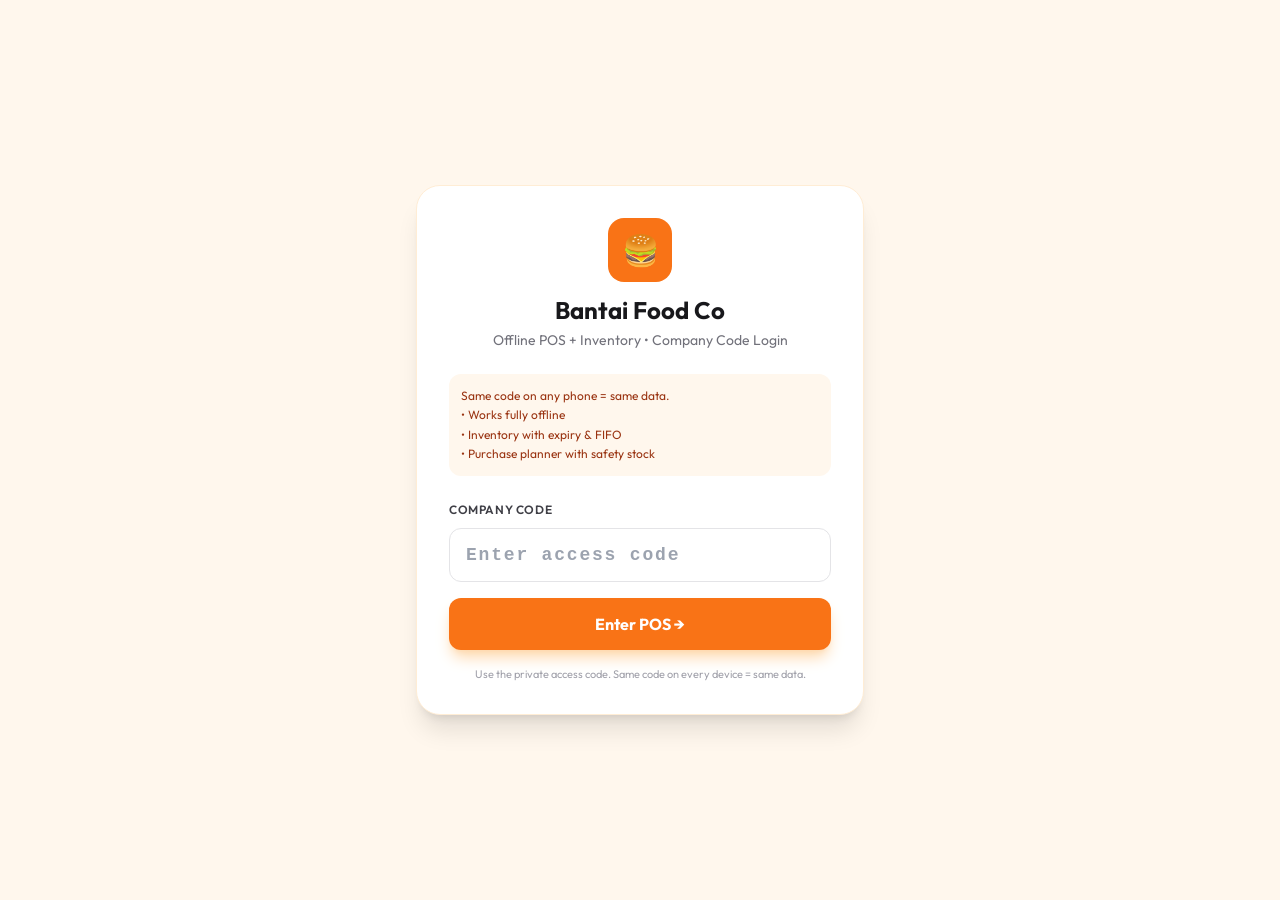
<file: index-2.html>
<!DOCTYPE html>
<html lang="en">
<head>
  <meta charset="UTF-8">
  <meta name="viewport" content="width=device-width, initial-scale=1">
  <title>Bantai Food Co POS</title><script>//---------------------------------------------------------------------
//
// QR Code Generator for JavaScript
//
// Copyright (c) 2009 Kazuhiko Arase
//
// URL: http://www.d-project.com/
//
// Licensed under the MIT license:
//  http://www.opensource.org/licenses/mit-license.php
//
// The word 'QR Code' is registered trademark of
// DENSO WAVE INCORPORATED
//  http://www.denso-wave.com/qrcode/faqpatent-e.html
//
//---------------------------------------------------------------------

var qrcode = function() {

  //---------------------------------------------------------------------
  // qrcode
  //---------------------------------------------------------------------

  /**
   * qrcode
   * @param typeNumber 1 to 40
   * @param errorCorrectionLevel 'L','M','Q','H'
   */
  var qrcode = function(typeNumber, errorCorrectionLevel) {

    var PAD0 = 0xEC;
    var PAD1 = 0x11;

    var _typeNumber = typeNumber;
    var _errorCorrectionLevel = QRErrorCorrectionLevel[errorCorrectionLevel];
    var _modules = null;
    var _moduleCount = 0;
    var _dataCache = null;
    var _dataList = [];

    var _this = {};

    var makeImpl = function(test, maskPattern) {

      _moduleCount = _typeNumber * 4 + 17;
      _modules = function(moduleCount) {
        var modules = new Array(moduleCount);
        for (var row = 0; row < moduleCount; row += 1) {
          modules[row] = new Array(moduleCount);
          for (var col = 0; col < moduleCount; col += 1) {
            modules[row][col] = null;
          }
        }
        return modules;
      }(_moduleCount);

      setupPositionProbePattern(0, 0);
      setupPositionProbePattern(_moduleCount - 7, 0);
      setupPositionProbePattern(0, _moduleCount - 7);
      setupPositionAdjustPattern();
      setupTimingPattern();
      setupTypeInfo(test, maskPattern);

      if (_typeNumber >= 7) {
        setupTypeNumber(test);
      }

      if (_dataCache == null) {
        _dataCache = createData(_typeNumber, _errorCorrectionLevel, _dataList);
      }

      mapData(_dataCache, maskPattern);
    };

    var setupPositionProbePattern = function(row, col) {

      for (var r = -1; r <= 7; r += 1) {

        if (row + r <= -1 || _moduleCount <= row + r) continue;

        for (var c = -1; c <= 7; c += 1) {

          if (col + c <= -1 || _moduleCount <= col + c) continue;

          if ( (0 <= r && r <= 6 && (c == 0 || c == 6) )
              || (0 <= c && c <= 6 && (r == 0 || r == 6) )
              || (2 <= r && r <= 4 && 2 <= c && c <= 4) ) {
            _modules[row + r][col + c] = true;
          } else {
            _modules[row + r][col + c] = false;
          }
        }
      }
    };

    var getBestMaskPattern = function() {

      var minLostPoint = 0;
      var pattern = 0;

      for (var i = 0; i < 8; i += 1) {

        makeImpl(true, i);

        var lostPoint = QRUtil.getLostPoint(_this);

        if (i == 0 || minLostPoint > lostPoint) {
          minLostPoint = lostPoint;
          pattern = i;
        }
      }

      return pattern;
    };

    var setupTimingPattern = function() {

      for (var r = 8; r < _moduleCount - 8; r += 1) {
        if (_modules[r][6] != null) {
          continue;
        }
        _modules[r][6] = (r % 2 == 0);
      }

      for (var c = 8; c < _moduleCount - 8; c += 1) {
        if (_modules[6][c] != null) {
          continue;
        }
        _modules[6][c] = (c % 2 == 0);
      }
    };

    var setupPositionAdjustPattern = function() {

      var pos = QRUtil.getPatternPosition(_typeNumber);

      for (var i = 0; i < pos.length; i += 1) {

        for (var j = 0; j < pos.length; j += 1) {

          var row = pos[i];
          var col = pos[j];

          if (_modules[row][col] != null) {
            continue;
          }

          for (var r = -2; r <= 2; r += 1) {

            for (var c = -2; c <= 2; c += 1) {

              if (r == -2 || r == 2 || c == -2 || c == 2
                  || (r == 0 && c == 0) ) {
                _modules[row + r][col + c] = true;
              } else {
                _modules[row + r][col + c] = false;
              }
            }
          }
        }
      }
    };

    var setupTypeNumber = function(test) {

      var bits = QRUtil.getBCHTypeNumber(_typeNumber);

      for (var i = 0; i < 18; i += 1) {
        var mod = (!test && ( (bits >> i) & 1) == 1);
        _modules[Math.floor(i / 3)][i % 3 + _moduleCount - 8 - 3] = mod;
      }

      for (var i = 0; i < 18; i += 1) {
        var mod = (!test && ( (bits >> i) & 1) == 1);
        _modules[i % 3 + _moduleCount - 8 - 3][Math.floor(i / 3)] = mod;
      }
    };

    var setupTypeInfo = function(test, maskPattern) {

      var data = (_errorCorrectionLevel << 3) | maskPattern;
      var bits = QRUtil.getBCHTypeInfo(data);

      // vertical
      for (var i = 0; i < 15; i += 1) {

        var mod = (!test && ( (bits >> i) & 1) == 1);

        if (i < 6) {
          _modules[i][8] = mod;
        } else if (i < 8) {
          _modules[i + 1][8] = mod;
        } else {
          _modules[_moduleCount - 15 + i][8] = mod;
        }
      }

      // horizontal
      for (var i = 0; i < 15; i += 1) {

        var mod = (!test && ( (bits >> i) & 1) == 1);

        if (i < 8) {
          _modules[8][_moduleCount - i - 1] = mod;
        } else if (i < 9) {
          _modules[8][15 - i - 1 + 1] = mod;
        } else {
          _modules[8][15 - i - 1] = mod;
        }
      }

      // fixed module
      _modules[_moduleCount - 8][8] = (!test);
    };

    var mapData = function(data, maskPattern) {

      var inc = -1;
      var row = _moduleCount - 1;
      var bitIndex = 7;
      var byteIndex = 0;
      var maskFunc = QRUtil.getMaskFunction(maskPattern);

      for (var col = _moduleCount - 1; col > 0; col -= 2) {

        if (col == 6) col -= 1;

        while (true) {

          for (var c = 0; c < 2; c += 1) {

            if (_modules[row][col - c] == null) {

              var dark = false;

              if (byteIndex < data.length) {
                dark = ( ( (data[byteIndex] >>> bitIndex) & 1) == 1);
              }

              var mask = maskFunc(row, col - c);

              if (mask) {
                dark = !dark;
              }

              _modules[row][col - c] = dark;
              bitIndex -= 1;

              if (bitIndex == -1) {
                byteIndex += 1;
                bitIndex = 7;
              }
            }
          }

          row += inc;

          if (row < 0 || _moduleCount <= row) {
            row -= inc;
            inc = -inc;
            break;
          }
        }
      }
    };

    var createBytes = function(buffer, rsBlocks) {

      var offset = 0;

      var maxDcCount = 0;
      var maxEcCount = 0;

      var dcdata = new Array(rsBlocks.length);
      var ecdata = new Array(rsBlocks.length);

      for (var r = 0; r < rsBlocks.length; r += 1) {

        var dcCount = rsBlocks[r].dataCount;
        var ecCount = rsBlocks[r].totalCount - dcCount;

        maxDcCount = Math.max(maxDcCount, dcCount);
        maxEcCount = Math.max(maxEcCount, ecCount);

        dcdata[r] = new Array(dcCount);

        for (var i = 0; i < dcdata[r].length; i += 1) {
          dcdata[r][i] = 0xff & buffer.getBuffer()[i + offset];
        }
        offset += dcCount;

        var rsPoly = QRUtil.getErrorCorrectPolynomial(ecCount);
        var rawPoly = qrPolynomial(dcdata[r], rsPoly.getLength() - 1);

        var modPoly = rawPoly.mod(rsPoly);
        ecdata[r] = new Array(rsPoly.getLength() - 1);
        for (var i = 0; i < ecdata[r].length; i += 1) {
          var modIndex = i + modPoly.getLength() - ecdata[r].length;
          ecdata[r][i] = (modIndex >= 0)? modPoly.getAt(modIndex) : 0;
        }
      }

      var totalCodeCount = 0;
      for (var i = 0; i < rsBlocks.length; i += 1) {
        totalCodeCount += rsBlocks[i].totalCount;
      }

      var data = new Array(totalCodeCount);
      var index = 0;

      for (var i = 0; i < maxDcCount; i += 1) {
        for (var r = 0; r < rsBlocks.length; r += 1) {
          if (i < dcdata[r].length) {
            data[index] = dcdata[r][i];
            index += 1;
          }
        }
      }

      for (var i = 0; i < maxEcCount; i += 1) {
        for (var r = 0; r < rsBlocks.length; r += 1) {
          if (i < ecdata[r].length) {
            data[index] = ecdata[r][i];
            index += 1;
          }
        }
      }

      return data;
    };

    var createData = function(typeNumber, errorCorrectionLevel, dataList) {

      var rsBlocks = QRRSBlock.getRSBlocks(typeNumber, errorCorrectionLevel);

      var buffer = qrBitBuffer();

      for (var i = 0; i < dataList.length; i += 1) {
        var data = dataList[i];
        buffer.put(data.getMode(), 4);
        buffer.put(data.getLength(), QRUtil.getLengthInBits(data.getMode(), typeNumber) );
        data.write(buffer);
      }

      // calc num max data.
      var totalDataCount = 0;
      for (var i = 0; i < rsBlocks.length; i += 1) {
        totalDataCount += rsBlocks[i].dataCount;
      }

      if (buffer.getLengthInBits() > totalDataCount * 8) {
        throw 'code length overflow. ('
          + buffer.getLengthInBits()
          + '>'
          + totalDataCount * 8
          + ')';
      }

      // end code
      if (buffer.getLengthInBits() + 4 <= totalDataCount * 8) {
        buffer.put(0, 4);
      }

      // padding
      while (buffer.getLengthInBits() % 8 != 0) {
        buffer.putBit(false);
      }

      // padding
      while (true) {

        if (buffer.getLengthInBits() >= totalDataCount * 8) {
          break;
        }
        buffer.put(PAD0, 8);

        if (buffer.getLengthInBits() >= totalDataCount * 8) {
          break;
        }
        buffer.put(PAD1, 8);
      }

      return createBytes(buffer, rsBlocks);
    };

    _this.addData = function(data, mode) {

      mode = mode || 'Byte';

      var newData = null;

      switch(mode) {
      case 'Numeric' :
        newData = qrNumber(data);
        break;
      case 'Alphanumeric' :
        newData = qrAlphaNum(data);
        break;
      case 'Byte' :
        newData = qr8BitByte(data);
        break;
      case 'Kanji' :
        newData = qrKanji(data);
        break;
      default :
        throw 'mode:' + mode;
      }

      _dataList.push(newData);
      _dataCache = null;
    };

    _this.isDark = function(row, col) {
      if (row < 0 || _moduleCount <= row || col < 0 || _moduleCount <= col) {
        throw row + ',' + col;
      }
      return _modules[row][col];
    };

    _this.getModuleCount = function() {
      return _moduleCount;
    };

    _this.make = function() {
      if (_typeNumber < 1) {
        var typeNumber = 1;

        for (; typeNumber < 40; typeNumber++) {
          var rsBlocks = QRRSBlock.getRSBlocks(typeNumber, _errorCorrectionLevel);
          var buffer = qrBitBuffer();

          for (var i = 0; i < _dataList.length; i++) {
            var data = _dataList[i];
            buffer.put(data.getMode(), 4);
            buffer.put(data.getLength(), QRUtil.getLengthInBits(data.getMode(), typeNumber) );
            data.write(buffer);
          }

          var totalDataCount = 0;
          for (var i = 0; i < rsBlocks.length; i++) {
            totalDataCount += rsBlocks[i].dataCount;
          }

          if (buffer.getLengthInBits() <= totalDataCount * 8) {
            break;
          }
        }

        _typeNumber = typeNumber;
      }

      makeImpl(false, getBestMaskPattern() );
    };

    _this.createTableTag = function(cellSize, margin) {

      cellSize = cellSize || 2;
      margin = (typeof margin == 'undefined')? cellSize * 4 : margin;

      var qrHtml = '';

      qrHtml += '<table style="';
      qrHtml += ' border-width: 0px; border-style: none;';
      qrHtml += ' border-collapse: collapse;';
      qrHtml += ' padding: 0px; margin: ' + margin + 'px;';
      qrHtml += '">';
      qrHtml += '<tbody>';

      for (var r = 0; r < _this.getModuleCount(); r += 1) {

        qrHtml += '<tr>';

        for (var c = 0; c < _this.getModuleCount(); c += 1) {
          qrHtml += '<td style="';
          qrHtml += ' border-width: 0px; border-style: none;';
          qrHtml += ' border-collapse: collapse;';
          qrHtml += ' padding: 0px; margin: 0px;';
          qrHtml += ' width: ' + cellSize + 'px;';
          qrHtml += ' height: ' + cellSize + 'px;';
          qrHtml += ' background-color: ';
          qrHtml += _this.isDark(r, c)? '#000000' : '#ffffff';
          qrHtml += ';';
          qrHtml += '"/>';
        }

        qrHtml += '</tr>';
      }

      qrHtml += '</tbody>';
      qrHtml += '</table>';

      return qrHtml;
    };

    _this.createSvgTag = function(cellSize, margin, alt, title) {

      var opts = {};
      if (typeof arguments[0] == 'object') {
        // Called by options.
        opts = arguments[0];
        // overwrite cellSize and margin.
        cellSize = opts.cellSize;
        margin = opts.margin;
        alt = opts.alt;
        title = opts.title;
      }

      cellSize = cellSize || 2;
      margin = (typeof margin == 'undefined')? cellSize * 4 : margin;

      // Compose alt property surrogate
      alt = (typeof alt === 'string') ? {text: alt} : alt || {};
      alt.text = alt.text || null;
      alt.id = (alt.text) ? alt.id || 'qrcode-description' : null;

      // Compose title property surrogate
      title = (typeof title === 'string') ? {text: title} : title || {};
      title.text = title.text || null;
      title.id = (title.text) ? title.id || 'qrcode-title' : null;

      var size = _this.getModuleCount() * cellSize + margin * 2;
      var c, mc, r, mr, qrSvg='', rect;

      rect = 'l' + cellSize + ',0 0,' + cellSize +
        ' -' + cellSize + ',0 0,-' + cellSize + 'z ';

      qrSvg += '<svg version="1.1" xmlns="http://www.w3.org/2000/svg"';
      qrSvg += !opts.scalable ? ' width="' + size + 'px" height="' + size + 'px"' : '';
      qrSvg += ' viewBox="0 0 ' + size + ' ' + size + '" ';
      qrSvg += ' preserveAspectRatio="xMinYMin meet"';
      qrSvg += (title.text || alt.text) ? ' role="img" aria-labelledby="' +
          escapeXml([title.id, alt.id].join(' ').trim() ) + '"' : '';
      qrSvg += '>';
      qrSvg += (title.text) ? '<title id="' + escapeXml(title.id) + '">' +
          escapeXml(title.text) + '</title>' : '';
      qrSvg += (alt.text) ? '<description id="' + escapeXml(alt.id) + '">' +
          escapeXml(alt.text) + '</description>' : '';
      qrSvg += '<rect width="100%" height="100%" fill="white" cx="0" cy="0"/>';
      qrSvg += '<path d="';

      for (r = 0; r < _this.getModuleCount(); r += 1) {
        mr = r * cellSize + margin;
        for (c = 0; c < _this.getModuleCount(); c += 1) {
          if (_this.isDark(r, c) ) {
            mc = c*cellSize+margin;
            qrSvg += 'M' + mc + ',' + mr + rect;
          }
        }
      }

      qrSvg += '" stroke="transparent" fill="black"/>';
      qrSvg += '</svg>';

      return qrSvg;
    };

    _this.createDataURL = function(cellSize, margin) {

      cellSize = cellSize || 2;
      margin = (typeof margin == 'undefined')? cellSize * 4 : margin;

      var size = _this.getModuleCount() * cellSize + margin * 2;
      var min = margin;
      var max = size - margin;

      return createDataURL(size, size, function(x, y) {
        if (min <= x && x < max && min <= y && y < max) {
          var c = Math.floor( (x - min) / cellSize);
          var r = Math.floor( (y - min) / cellSize);
          return _this.isDark(r, c)? 0 : 1;
        } else {
          return 1;
        }
      } );
    };

    _this.createImgTag = function(cellSize, margin, alt) {

      cellSize = cellSize || 2;
      margin = (typeof margin == 'undefined')? cellSize * 4 : margin;

      var size = _this.getModuleCount() * cellSize + margin * 2;

      var img = '';
      img += '<img';
      img += '\u0020src="';
      img += _this.createDataURL(cellSize, margin);
      img += '"';
      img += '\u0020width="';
      img += size;
      img += '"';
      img += '\u0020height="';
      img += size;
      img += '"';
      if (alt) {
        img += '\u0020alt="';
        img += escapeXml(alt);
        img += '"';
      }
      img += '/>';

      return img;
    };

    var escapeXml = function(s) {
      var escaped = '';
      for (var i = 0; i < s.length; i += 1) {
        var c = s.charAt(i);
        switch(c) {
        case '<': escaped += '&lt;'; break;
        case '>': escaped += '&gt;'; break;
        case '&': escaped += '&amp;'; break;
        case '"': escaped += '&quot;'; break;
        default : escaped += c; break;
        }
      }
      return escaped;
    };

    var _createHalfASCII = function(margin) {
      var cellSize = 1;
      margin = (typeof margin == 'undefined')? cellSize * 2 : margin;

      var size = _this.getModuleCount() * cellSize + margin * 2;
      var min = margin;
      var max = size - margin;

      var y, x, r1, r2, p;

      var blocks = {
        '██': '█',
        '█ ': '▀',
        ' █': '▄',
        '  ': ' '
      };

      var blocksLastLineNoMargin = {
        '██': '▀',
        '█ ': '▀',
        ' █': ' ',
        '  ': ' '
      };

      var ascii = '';
      for (y = 0; y < size; y += 2) {
        r1 = Math.floor((y - min) / cellSize);
        r2 = Math.floor((y + 1 - min) / cellSize);
        for (x = 0; x < size; x += 1) {
          p = '█';

          if (min <= x && x < max && min <= y && y < max && _this.isDark(r1, Math.floor((x - min) / cellSize))) {
            p = ' ';
          }

          if (min <= x && x < max && min <= y+1 && y+1 < max && _this.isDark(r2, Math.floor((x - min) / cellSize))) {
            p += ' ';
          }
          else {
            p += '█';
          }

          // Output 2 characters per pixel, to create full square. 1 character per pixels gives only half width of square.
          ascii += (margin < 1 && y+1 >= max) ? blocksLastLineNoMargin[p] : blocks[p];
        }

        ascii += '\n';
      }

      if (size % 2 && margin > 0) {
        return ascii.substring(0, ascii.length - size - 1) + Array(size+1).join('▀');
      }

      return ascii.substring(0, ascii.length-1);
    };

    _this.createASCII = function(cellSize, margin) {
      cellSize = cellSize || 1;

      if (cellSize < 2) {
        return _createHalfASCII(margin);
      }

      cellSize -= 1;
      margin = (typeof margin == 'undefined')? cellSize * 2 : margin;

      var size = _this.getModuleCount() * cellSize + margin * 2;
      var min = margin;
      var max = size - margin;

      var y, x, r, p;

      var white = Array(cellSize+1).join('██');
      var black = Array(cellSize+1).join('  ');

      var ascii = '';
      var line = '';
      for (y = 0; y < size; y += 1) {
        r = Math.floor( (y - min) / cellSize);
        line = '';
        for (x = 0; x < size; x += 1) {
          p = 1;

          if (min <= x && x < max && min <= y && y < max && _this.isDark(r, Math.floor((x - min) / cellSize))) {
            p = 0;
          }

          // Output 2 characters per pixel, to create full square. 1 character per pixels gives only half width of square.
          line += p ? white : black;
        }

        for (r = 0; r < cellSize; r += 1) {
          ascii += line + '\n';
        }
      }

      return ascii.substring(0, ascii.length-1);
    };

    _this.renderTo2dContext = function(context, cellSize) {
      cellSize = cellSize || 2;
      var length = _this.getModuleCount();
      for (var row = 0; row < length; row++) {
        for (var col = 0; col < length; col++) {
          context.fillStyle = _this.isDark(row, col) ? 'black' : 'white';
          context.fillRect(col * cellSize, row * cellSize, cellSize, cellSize);
        }
      }
    }

    return _this;
  };

  //---------------------------------------------------------------------
  // qrcode.stringToBytes
  //---------------------------------------------------------------------

  qrcode.stringToBytesFuncs = {
    'default' : function(s) {
      var bytes = [];
      for (var i = 0; i < s.length; i += 1) {
        var c = s.charCodeAt(i);
        bytes.push(c & 0xff);
      }
      return bytes;
    }
  };

  qrcode.stringToBytes = qrcode.stringToBytesFuncs['default'];

  //---------------------------------------------------------------------
  // qrcode.createStringToBytes
  //---------------------------------------------------------------------

  /**
   * @param unicodeData base64 string of byte array.
   * [16bit Unicode],[16bit Bytes], ...
   * @param numChars
   */
  qrcode.createStringToBytes = function(unicodeData, numChars) {

    // create conversion map.

    var unicodeMap = function() {

      var bin = base64DecodeInputStream(unicodeData);
      var read = function() {
        var b = bin.read();
        if (b == -1) throw 'eof';
        return b;
      };

      var count = 0;
      var unicodeMap = {};
      while (true) {
        var b0 = bin.read();
        if (b0 == -1) break;
        var b1 = read();
        var b2 = read();
        var b3 = read();
        var k = String.fromCharCode( (b0 << 8) | b1);
        var v = (b2 << 8) | b3;
        unicodeMap[k] = v;
        count += 1;
      }
      if (count != numChars) {
        throw count + ' != ' + numChars;
      }

      return unicodeMap;
    }();

    var unknownChar = '?'.charCodeAt(0);

    return function(s) {
      var bytes = [];
      for (var i = 0; i < s.length; i += 1) {
        var c = s.charCodeAt(i);
        if (c < 128) {
          bytes.push(c);
        } else {
          var b = unicodeMap[s.charAt(i)];
          if (typeof b == 'number') {
            if ( (b & 0xff) == b) {
              // 1byte
              bytes.push(b);
            } else {
              // 2bytes
              bytes.push(b >>> 8);
              bytes.push(b & 0xff);
            }
          } else {
            bytes.push(unknownChar);
          }
        }
      }
      return bytes;
    };
  };

  //---------------------------------------------------------------------
  // QRMode
  //---------------------------------------------------------------------

  var QRMode = {
    MODE_NUMBER :    1 << 0,
    MODE_ALPHA_NUM : 1 << 1,
    MODE_8BIT_BYTE : 1 << 2,
    MODE_KANJI :     1 << 3
  };

  //---------------------------------------------------------------------
  // QRErrorCorrectionLevel
  //---------------------------------------------------------------------

  var QRErrorCorrectionLevel = {
    L : 1,
    M : 0,
    Q : 3,
    H : 2
  };

  //---------------------------------------------------------------------
  // QRMaskPattern
  //---------------------------------------------------------------------

  var QRMaskPattern = {
    PATTERN000 : 0,
    PATTERN001 : 1,
    PATTERN010 : 2,
    PATTERN011 : 3,
    PATTERN100 : 4,
    PATTERN101 : 5,
    PATTERN110 : 6,
    PATTERN111 : 7
  };

  //---------------------------------------------------------------------
  // QRUtil
  //---------------------------------------------------------------------

  var QRUtil = function() {

    var PATTERN_POSITION_TABLE = [
      [],
      [6, 18],
      [6, 22],
      [6, 26],
      [6, 30],
      [6, 34],
      [6, 22, 38],
      [6, 24, 42],
      [6, 26, 46],
      [6, 28, 50],
      [6, 30, 54],
      [6, 32, 58],
      [6, 34, 62],
      [6, 26, 46, 66],
      [6, 26, 48, 70],
      [6, 26, 50, 74],
      [6, 30, 54, 78],
      [6, 30, 56, 82],
      [6, 30, 58, 86],
      [6, 34, 62, 90],
      [6, 28, 50, 72, 94],
      [6, 26, 50, 74, 98],
      [6, 30, 54, 78, 102],
      [6, 28, 54, 80, 106],
      [6, 32, 58, 84, 110],
      [6, 30, 58, 86, 114],
      [6, 34, 62, 90, 118],
      [6, 26, 50, 74, 98, 122],
      [6, 30, 54, 78, 102, 126],
      [6, 26, 52, 78, 104, 130],
      [6, 30, 56, 82, 108, 134],
      [6, 34, 60, 86, 112, 138],
      [6, 30, 58, 86, 114, 142],
      [6, 34, 62, 90, 118, 146],
      [6, 30, 54, 78, 102, 126, 150],
      [6, 24, 50, 76, 102, 128, 154],
      [6, 28, 54, 80, 106, 132, 158],
      [6, 32, 58, 84, 110, 136, 162],
      [6, 26, 54, 82, 110, 138, 166],
      [6, 30, 58, 86, 114, 142, 170]
    ];
    var G15 = (1 << 10) | (1 << 8) | (1 << 5) | (1 << 4) | (1 << 2) | (1 << 1) | (1 << 0);
    var G18 = (1 << 12) | (1 << 11) | (1 << 10) | (1 << 9) | (1 << 8) | (1 << 5) | (1 << 2) | (1 << 0);
    var G15_MASK = (1 << 14) | (1 << 12) | (1 << 10) | (1 << 4) | (1 << 1);

    var _this = {};

    var getBCHDigit = function(data) {
      var digit = 0;
      while (data != 0) {
        digit += 1;
        data >>>= 1;
      }
      return digit;
    };

    _this.getBCHTypeInfo = function(data) {
      var d = data << 10;
      while (getBCHDigit(d) - getBCHDigit(G15) >= 0) {
        d ^= (G15 << (getBCHDigit(d) - getBCHDigit(G15) ) );
      }
      return ( (data << 10) | d) ^ G15_MASK;
    };

    _this.getBCHTypeNumber = function(data) {
      var d = data << 12;
      while (getBCHDigit(d) - getBCHDigit(G18) >= 0) {
        d ^= (G18 << (getBCHDigit(d) - getBCHDigit(G18) ) );
      }
      return (data << 12) | d;
    };

    _this.getPatternPosition = function(typeNumber) {
      return PATTERN_POSITION_TABLE[typeNumber - 1];
    };

    _this.getMaskFunction = function(maskPattern) {

      switch (maskPattern) {

      case QRMaskPattern.PATTERN000 :
        return function(i, j) { return (i + j) % 2 == 0; };
      case QRMaskPattern.PATTERN001 :
        return function(i, j) { return i % 2 == 0; };
      case QRMaskPattern.PATTERN010 :
        return function(i, j) { return j % 3 == 0; };
      case QRMaskPattern.PATTERN011 :
        return function(i, j) { return (i + j) % 3 == 0; };
      case QRMaskPattern.PATTERN100 :
        return function(i, j) { return (Math.floor(i / 2) + Math.floor(j / 3) ) % 2 == 0; };
      case QRMaskPattern.PATTERN101 :
        return function(i, j) { return (i * j) % 2 + (i * j) % 3 == 0; };
      case QRMaskPattern.PATTERN110 :
        return function(i, j) { return ( (i * j) % 2 + (i * j) % 3) % 2 == 0; };
      case QRMaskPattern.PATTERN111 :
        return function(i, j) { return ( (i * j) % 3 + (i + j) % 2) % 2 == 0; };

      default :
        throw 'bad maskPattern:' + maskPattern;
      }
    };

    _this.getErrorCorrectPolynomial = function(errorCorrectLength) {
      var a = qrPolynomial([1], 0);
      for (var i = 0; i < errorCorrectLength; i += 1) {
        a = a.multiply(qrPolynomial([1, QRMath.gexp(i)], 0) );
      }
      return a;
    };

    _this.getLengthInBits = function(mode, type) {

      if (1 <= type && type < 10) {

        // 1 - 9

        switch(mode) {
        case QRMode.MODE_NUMBER    : return 10;
        case QRMode.MODE_ALPHA_NUM : return 9;
        case QRMode.MODE_8BIT_BYTE : return 8;
        case QRMode.MODE_KANJI     : return 8;
        default :
          throw 'mode:' + mode;
        }

      } else if (type < 27) {

        // 10 - 26

        switch(mode) {
        case QRMode.MODE_NUMBER    : return 12;
        case QRMode.MODE_ALPHA_NUM : return 11;
        case QRMode.MODE_8BIT_BYTE : return 16;
        case QRMode.MODE_KANJI     : return 10;
        default :
          throw 'mode:' + mode;
        }

      } else if (type < 41) {

        // 27 - 40

        switch(mode) {
        case QRMode.MODE_NUMBER    : return 14;
        case QRMode.MODE_ALPHA_NUM : return 13;
        case QRMode.MODE_8BIT_BYTE : return 16;
        case QRMode.MODE_KANJI     : return 12;
        default :
          throw 'mode:' + mode;
        }

      } else {
        throw 'type:' + type;
      }
    };

    _this.getLostPoint = function(qrcode) {

      var moduleCount = qrcode.getModuleCount();

      var lostPoint = 0;

      // LEVEL1

      for (var row = 0; row < moduleCount; row += 1) {
        for (var col = 0; col < moduleCount; col += 1) {

          var sameCount = 0;
          var dark = qrcode.isDark(row, col);

          for (var r = -1; r <= 1; r += 1) {

            if (row + r < 0 || moduleCount <= row + r) {
              continue;
            }

            for (var c = -1; c <= 1; c += 1) {

              if (col + c < 0 || moduleCount <= col + c) {
                continue;
              }

              if (r == 0 && c == 0) {
                continue;
              }

              if (dark == qrcode.isDark(row + r, col + c) ) {
                sameCount += 1;
              }
            }
          }

          if (sameCount > 5) {
            lostPoint += (3 + sameCount - 5);
          }
        }
      };

      // LEVEL2

      for (var row = 0; row < moduleCount - 1; row += 1) {
        for (var col = 0; col < moduleCount - 1; col += 1) {
          var count = 0;
          if (qrcode.isDark(row, col) ) count += 1;
          if (qrcode.isDark(row + 1, col) ) count += 1;
          if (qrcode.isDark(row, col + 1) ) count += 1;
          if (qrcode.isDark(row + 1, col + 1) ) count += 1;
          if (count == 0 || count == 4) {
            lostPoint += 3;
          }
        }
      }

      // LEVEL3

      for (var row = 0; row < moduleCount; row += 1) {
        for (var col = 0; col < moduleCount - 6; col += 1) {
          if (qrcode.isDark(row, col)
              && !qrcode.isDark(row, col + 1)
              &&  qrcode.isDark(row, col + 2)
              &&  qrcode.isDark(row, col + 3)
              &&  qrcode.isDark(row, col + 4)
              && !qrcode.isDark(row, col + 5)
              &&  qrcode.isDark(row, col + 6) ) {
            lostPoint += 40;
          }
        }
      }

      for (var col = 0; col < moduleCount; col += 1) {
        for (var row = 0; row < moduleCount - 6; row += 1) {
          if (qrcode.isDark(row, col)
              && !qrcode.isDark(row + 1, col)
              &&  qrcode.isDark(row + 2, col)
              &&  qrcode.isDark(row + 3, col)
              &&  qrcode.isDark(row + 4, col)
              && !qrcode.isDark(row + 5, col)
              &&  qrcode.isDark(row + 6, col) ) {
            lostPoint += 40;
          }
        }
      }

      // LEVEL4

      var darkCount = 0;

      for (var col = 0; col < moduleCount; col += 1) {
        for (var row = 0; row < moduleCount; row += 1) {
          if (qrcode.isDark(row, col) ) {
            darkCount += 1;
          }
        }
      }

      var ratio = Math.abs(100 * darkCount / moduleCount / moduleCount - 50) / 5;
      lostPoint += ratio * 10;

      return lostPoint;
    };

    return _this;
  }();

  //---------------------------------------------------------------------
  // QRMath
  //---------------------------------------------------------------------

  var QRMath = function() {

    var EXP_TABLE = new Array(256);
    var LOG_TABLE = new Array(256);

    // initialize tables
    for (var i = 0; i < 8; i += 1) {
      EXP_TABLE[i] = 1 << i;
    }
    for (var i = 8; i < 256; i += 1) {
      EXP_TABLE[i] = EXP_TABLE[i - 4]
        ^ EXP_TABLE[i - 5]
        ^ EXP_TABLE[i - 6]
        ^ EXP_TABLE[i - 8];
    }
    for (var i = 0; i < 255; i += 1) {
      LOG_TABLE[EXP_TABLE[i] ] = i;
    }

    var _this = {};

    _this.glog = function(n) {

      if (n < 1) {
        throw 'glog(' + n + ')';
      }

      return LOG_TABLE[n];
    };

    _this.gexp = function(n) {

      while (n < 0) {
        n += 255;
      }

      while (n >= 256) {
        n -= 255;
      }

      return EXP_TABLE[n];
    };

    return _this;
  }();

  //---------------------------------------------------------------------
  // qrPolynomial
  //---------------------------------------------------------------------

  function qrPolynomial(num, shift) {

    if (typeof num.length == 'undefined') {
      throw num.length + '/' + shift;
    }

    var _num = function() {
      var offset = 0;
      while (offset < num.length && num[offset] == 0) {
        offset += 1;
      }
      var _num = new Array(num.length - offset + shift);
      for (var i = 0; i < num.length - offset; i += 1) {
        _num[i] = num[i + offset];
      }
      return _num;
    }();

    var _this = {};

    _this.getAt = function(index) {
      return _num[index];
    };

    _this.getLength = function() {
      return _num.length;
    };

    _this.multiply = function(e) {

      var num = new Array(_this.getLength() + e.getLength() - 1);

      for (var i = 0; i < _this.getLength(); i += 1) {
        for (var j = 0; j < e.getLength(); j += 1) {
          num[i + j] ^= QRMath.gexp(QRMath.glog(_this.getAt(i) ) + QRMath.glog(e.getAt(j) ) );
        }
      }

      return qrPolynomial(num, 0);
    };

    _this.mod = function(e) {

      if (_this.getLength() - e.getLength() < 0) {
        return _this;
      }

      var ratio = QRMath.glog(_this.getAt(0) ) - QRMath.glog(e.getAt(0) );

      var num = new Array(_this.getLength() );
      for (var i = 0; i < _this.getLength(); i += 1) {
        num[i] = _this.getAt(i);
      }

      for (var i = 0; i < e.getLength(); i += 1) {
        num[i] ^= QRMath.gexp(QRMath.glog(e.getAt(i) ) + ratio);
      }

      // recursive call
      return qrPolynomial(num, 0).mod(e);
    };

    return _this;
  };

  //---------------------------------------------------------------------
  // QRRSBlock
  //---------------------------------------------------------------------

  var QRRSBlock = function() {

    var RS_BLOCK_TABLE = [

      // L
      // M
      // Q
      // H

      // 1
      [1, 26, 19],
      [1, 26, 16],
      [1, 26, 13],
      [1, 26, 9],

      // 2
      [1, 44, 34],
      [1, 44, 28],
      [1, 44, 22],
      [1, 44, 16],

      // 3
      [1, 70, 55],
      [1, 70, 44],
      [2, 35, 17],
      [2, 35, 13],

      // 4
      [1, 100, 80],
      [2, 50, 32],
      [2, 50, 24],
      [4, 25, 9],

      // 5
      [1, 134, 108],
      [2, 67, 43],
      [2, 33, 15, 2, 34, 16],
      [2, 33, 11, 2, 34, 12],

      // 6
      [2, 86, 68],
      [4, 43, 27],
      [4, 43, 19],
      [4, 43, 15],

      // 7
      [2, 98, 78],
      [4, 49, 31],
      [2, 32, 14, 4, 33, 15],
      [4, 39, 13, 1, 40, 14],

      // 8
      [2, 121, 97],
      [2, 60, 38, 2, 61, 39],
      [4, 40, 18, 2, 41, 19],
      [4, 40, 14, 2, 41, 15],

      // 9
      [2, 146, 116],
      [3, 58, 36, 2, 59, 37],
      [4, 36, 16, 4, 37, 17],
      [4, 36, 12, 4, 37, 13],

      // 10
      [2, 86, 68, 2, 87, 69],
      [4, 69, 43, 1, 70, 44],
      [6, 43, 19, 2, 44, 20],
      [6, 43, 15, 2, 44, 16],

      // 11
      [4, 101, 81],
      [1, 80, 50, 4, 81, 51],
      [4, 50, 22, 4, 51, 23],
      [3, 36, 12, 8, 37, 13],

      // 12
      [2, 116, 92, 2, 117, 93],
      [6, 58, 36, 2, 59, 37],
      [4, 46, 20, 6, 47, 21],
      [7, 42, 14, 4, 43, 15],

      // 13
      [4, 133, 107],
      [8, 59, 37, 1, 60, 38],
      [8, 44, 20, 4, 45, 21],
      [12, 33, 11, 4, 34, 12],

      // 14
      [3, 145, 115, 1, 146, 116],
      [4, 64, 40, 5, 65, 41],
      [11, 36, 16, 5, 37, 17],
      [11, 36, 12, 5, 37, 13],

      // 15
      [5, 109, 87, 1, 110, 88],
      [5, 65, 41, 5, 66, 42],
      [5, 54, 24, 7, 55, 25],
      [11, 36, 12, 7, 37, 13],

      // 16
      [5, 122, 98, 1, 123, 99],
      [7, 73, 45, 3, 74, 46],
      [15, 43, 19, 2, 44, 20],
      [3, 45, 15, 13, 46, 16],

      // 17
      [1, 135, 107, 5, 136, 108],
      [10, 74, 46, 1, 75, 47],
      [1, 50, 22, 15, 51, 23],
      [2, 42, 14, 17, 43, 15],

      // 18
      [5, 150, 120, 1, 151, 121],
      [9, 69, 43, 4, 70, 44],
      [17, 50, 22, 1, 51, 23],
      [2, 42, 14, 19, 43, 15],

      // 19
      [3, 141, 113, 4, 142, 114],
      [3, 70, 44, 11, 71, 45],
      [17, 47, 21, 4, 48, 22],
      [9, 39, 13, 16, 40, 14],

      // 20
      [3, 135, 107, 5, 136, 108],
      [3, 67, 41, 13, 68, 42],
      [15, 54, 24, 5, 55, 25],
      [15, 43, 15, 10, 44, 16],

      // 21
      [4, 144, 116, 4, 145, 117],
      [17, 68, 42],
      [17, 50, 22, 6, 51, 23],
      [19, 46, 16, 6, 47, 17],

      // 22
      [2, 139, 111, 7, 140, 112],
      [17, 74, 46],
      [7, 54, 24, 16, 55, 25],
      [34, 37, 13],

      // 23
      [4, 151, 121, 5, 152, 122],
      [4, 75, 47, 14, 76, 48],
      [11, 54, 24, 14, 55, 25],
      [16, 45, 15, 14, 46, 16],

      // 24
      [6, 147, 117, 4, 148, 118],
      [6, 73, 45, 14, 74, 46],
      [11, 54, 24, 16, 55, 25],
      [30, 46, 16, 2, 47, 17],

      // 25
      [8, 132, 106, 4, 133, 107],
      [8, 75, 47, 13, 76, 48],
      [7, 54, 24, 22, 55, 25],
      [22, 45, 15, 13, 46, 16],

      // 26
      [10, 142, 114, 2, 143, 115],
      [19, 74, 46, 4, 75, 47],
      [28, 50, 22, 6, 51, 23],
      [33, 46, 16, 4, 47, 17],

      // 27
      [8, 152, 122, 4, 153, 123],
      [22, 73, 45, 3, 74, 46],
      [8, 53, 23, 26, 54, 24],
      [12, 45, 15, 28, 46, 16],

      // 28
      [3, 147, 117, 10, 148, 118],
      [3, 73, 45, 23, 74, 46],
      [4, 54, 24, 31, 55, 25],
      [11, 45, 15, 31, 46, 16],

      // 29
      [7, 146, 116, 7, 147, 117],
      [21, 73, 45, 7, 74, 46],
      [1, 53, 23, 37, 54, 24],
      [19, 45, 15, 26, 46, 16],

      // 30
      [5, 145, 115, 10, 146, 116],
      [19, 75, 47, 10, 76, 48],
      [15, 54, 24, 25, 55, 25],
      [23, 45, 15, 25, 46, 16],

      // 31
      [13, 145, 115, 3, 146, 116],
      [2, 74, 46, 29, 75, 47],
      [42, 54, 24, 1, 55, 25],
      [23, 45, 15, 28, 46, 16],

      // 32
      [17, 145, 115],
      [10, 74, 46, 23, 75, 47],
      [10, 54, 24, 35, 55, 25],
      [19, 45, 15, 35, 46, 16],

      // 33
      [17, 145, 115, 1, 146, 116],
      [14, 74, 46, 21, 75, 47],
      [29, 54, 24, 19, 55, 25],
      [11, 45, 15, 46, 46, 16],

      // 34
      [13, 145, 115, 6, 146, 116],
      [14, 74, 46, 23, 75, 47],
      [44, 54, 24, 7, 55, 25],
      [59, 46, 16, 1, 47, 17],

      // 35
      [12, 151, 121, 7, 152, 122],
      [12, 75, 47, 26, 76, 48],
      [39, 54, 24, 14, 55, 25],
      [22, 45, 15, 41, 46, 16],

      // 36
      [6, 151, 121, 14, 152, 122],
      [6, 75, 47, 34, 76, 48],
      [46, 54, 24, 10, 55, 25],
      [2, 45, 15, 64, 46, 16],

      // 37
      [17, 152, 122, 4, 153, 123],
      [29, 74, 46, 14, 75, 47],
      [49, 54, 24, 10, 55, 25],
      [24, 45, 15, 46, 46, 16],

      // 38
      [4, 152, 122, 18, 153, 123],
      [13, 74, 46, 32, 75, 47],
      [48, 54, 24, 14, 55, 25],
      [42, 45, 15, 32, 46, 16],

      // 39
      [20, 147, 117, 4, 148, 118],
      [40, 75, 47, 7, 76, 48],
      [43, 54, 24, 22, 55, 25],
      [10, 45, 15, 67, 46, 16],

      // 40
      [19, 148, 118, 6, 149, 119],
      [18, 75, 47, 31, 76, 48],
      [34, 54, 24, 34, 55, 25],
      [20, 45, 15, 61, 46, 16]
    ];

    var qrRSBlock = function(totalCount, dataCount) {
      var _this = {};
      _this.totalCount = totalCount;
      _this.dataCount = dataCount;
      return _this;
    };

    var _this = {};

    var getRsBlockTable = function(typeNumber, errorCorrectionLevel) {

      switch(errorCorrectionLevel) {
      case QRErrorCorrectionLevel.L :
        return RS_BLOCK_TABLE[(typeNumber - 1) * 4 + 0];
      case QRErrorCorrectionLevel.M :
        return RS_BLOCK_TABLE[(typeNumber - 1) * 4 + 1];
      case QRErrorCorrectionLevel.Q :
        return RS_BLOCK_TABLE[(typeNumber - 1) * 4 + 2];
      case QRErrorCorrectionLevel.H :
        return RS_BLOCK_TABLE[(typeNumber - 1) * 4 + 3];
      default :
        return undefined;
      }
    };

    _this.getRSBlocks = function(typeNumber, errorCorrectionLevel) {

      var rsBlock = getRsBlockTable(typeNumber, errorCorrectionLevel);

      if (typeof rsBlock == 'undefined') {
        throw 'bad rs block @ typeNumber:' + typeNumber +
            '/errorCorrectionLevel:' + errorCorrectionLevel;
      }

      var length = rsBlock.length / 3;

      var list = [];

      for (var i = 0; i < length; i += 1) {

        var count = rsBlock[i * 3 + 0];
        var totalCount = rsBlock[i * 3 + 1];
        var dataCount = rsBlock[i * 3 + 2];

        for (var j = 0; j < count; j += 1) {
          list.push(qrRSBlock(totalCount, dataCount) );
        }
      }

      return list;
    };

    return _this;
  }();

  //---------------------------------------------------------------------
  // qrBitBuffer
  //---------------------------------------------------------------------

  var qrBitBuffer = function() {

    var _buffer = [];
    var _length = 0;

    var _this = {};

    _this.getBuffer = function() {
      return _buffer;
    };

    _this.getAt = function(index) {
      var bufIndex = Math.floor(index / 8);
      return ( (_buffer[bufIndex] >>> (7 - index % 8) ) & 1) == 1;
    };

    _this.put = function(num, length) {
      for (var i = 0; i < length; i += 1) {
        _this.putBit( ( (num >>> (length - i - 1) ) & 1) == 1);
      }
    };

    _this.getLengthInBits = function() {
      return _length;
    };

    _this.putBit = function(bit) {

      var bufIndex = Math.floor(_length / 8);
      if (_buffer.length <= bufIndex) {
        _buffer.push(0);
      }

      if (bit) {
        _buffer[bufIndex] |= (0x80 >>> (_length % 8) );
      }

      _length += 1;
    };

    return _this;
  };

  //---------------------------------------------------------------------
  // qrNumber
  //---------------------------------------------------------------------

  var qrNumber = function(data) {

    var _mode = QRMode.MODE_NUMBER;
    var _data = data;

    var _this = {};

    _this.getMode = function() {
      return _mode;
    };

    _this.getLength = function(buffer) {
      return _data.length;
    };

    _this.write = function(buffer) {

      var data = _data;

      var i = 0;

      while (i + 2 < data.length) {
        buffer.put(strToNum(data.substring(i, i + 3) ), 10);
        i += 3;
      }

      if (i < data.length) {
        if (data.length - i == 1) {
          buffer.put(strToNum(data.substring(i, i + 1) ), 4);
        } else if (data.length - i == 2) {
          buffer.put(strToNum(data.substring(i, i + 2) ), 7);
        }
      }
    };

    var strToNum = function(s) {
      var num = 0;
      for (var i = 0; i < s.length; i += 1) {
        num = num * 10 + chatToNum(s.charAt(i) );
      }
      return num;
    };

    var chatToNum = function(c) {
      if ('0' <= c && c <= '9') {
        return c.charCodeAt(0) - '0'.charCodeAt(0);
      }
      throw 'illegal char :' + c;
    };

    return _this;
  };

  //---------------------------------------------------------------------
  // qrAlphaNum
  //---------------------------------------------------------------------

  var qrAlphaNum = function(data) {

    var _mode = QRMode.MODE_ALPHA_NUM;
    var _data = data;

    var _this = {};

    _this.getMode = function() {
      return _mode;
    };

    _this.getLength = function(buffer) {
      return _data.length;
    };

    _this.write = function(buffer) {

      var s = _data;

      var i = 0;

      while (i + 1 < s.length) {
        buffer.put(
          getCode(s.charAt(i) ) * 45 +
          getCode(s.charAt(i + 1) ), 11);
        i += 2;
      }

      if (i < s.length) {
        buffer.put(getCode(s.charAt(i) ), 6);
      }
    };

    var getCode = function(c) {

      if ('0' <= c && c <= '9') {
        return c.charCodeAt(0) - '0'.charCodeAt(0);
      } else if ('A' <= c && c <= 'Z') {
        return c.charCodeAt(0) - 'A'.charCodeAt(0) + 10;
      } else {
        switch (c) {
        case ' ' : return 36;
        case '$' : return 37;
        case '%' : return 38;
        case '*' : return 39;
        case '+' : return 40;
        case '-' : return 41;
        case '.' : return 42;
        case '/' : return 43;
        case ':' : return 44;
        default :
          throw 'illegal char :' + c;
        }
      }
    };

    return _this;
  };

  //---------------------------------------------------------------------
  // qr8BitByte
  //---------------------------------------------------------------------

  var qr8BitByte = function(data) {

    var _mode = QRMode.MODE_8BIT_BYTE;
    var _data = data;
    var _bytes = qrcode.stringToBytes(data);

    var _this = {};

    _this.getMode = function() {
      return _mode;
    };

    _this.getLength = function(buffer) {
      return _bytes.length;
    };

    _this.write = function(buffer) {
      for (var i = 0; i < _bytes.length; i += 1) {
        buffer.put(_bytes[i], 8);
      }
    };

    return _this;
  };

  //---------------------------------------------------------------------
  // qrKanji
  //---------------------------------------------------------------------

  var qrKanji = function(data) {

    var _mode = QRMode.MODE_KANJI;
    var _data = data;

    var stringToBytes = qrcode.stringToBytesFuncs['SJIS'];
    if (!stringToBytes) {
      throw 'sjis not supported.';
    }
    !function(c, code) {
      // self test for sjis support.
      var test = stringToBytes(c);
      if (test.length != 2 || ( (test[0] << 8) | test[1]) != code) {
        throw 'sjis not supported.';
      }
    }('\u53cb', 0x9746);

    var _bytes = stringToBytes(data);

    var _this = {};

    _this.getMode = function() {
      return _mode;
    };

    _this.getLength = function(buffer) {
      return ~~(_bytes.length / 2);
    };

    _this.write = function(buffer) {

      var data = _bytes;

      var i = 0;

      while (i + 1 < data.length) {

        var c = ( (0xff & data[i]) << 8) | (0xff & data[i + 1]);

        if (0x8140 <= c && c <= 0x9FFC) {
          c -= 0x8140;
        } else if (0xE040 <= c && c <= 0xEBBF) {
          c -= 0xC140;
        } else {
          throw 'illegal char at ' + (i + 1) + '/' + c;
        }

        c = ( (c >>> 8) & 0xff) * 0xC0 + (c & 0xff);

        buffer.put(c, 13);

        i += 2;
      }

      if (i < data.length) {
        throw 'illegal char at ' + (i + 1);
      }
    };

    return _this;
  };

  //=====================================================================
  // GIF Support etc.
  //

  //---------------------------------------------------------------------
  // byteArrayOutputStream
  //---------------------------------------------------------------------

  var byteArrayOutputStream = function() {

    var _bytes = [];

    var _this = {};

    _this.writeByte = function(b) {
      _bytes.push(b & 0xff);
    };

    _this.writeShort = function(i) {
      _this.writeByte(i);
      _this.writeByte(i >>> 8);
    };

    _this.writeBytes = function(b, off, len) {
      off = off || 0;
      len = len || b.length;
      for (var i = 0; i < len; i += 1) {
        _this.writeByte(b[i + off]);
      }
    };

    _this.writeString = function(s) {
      for (var i = 0; i < s.length; i += 1) {
        _this.writeByte(s.charCodeAt(i) );
      }
    };

    _this.toByteArray = function() {
      return _bytes;
    };

    _this.toString = function() {
      var s = '';
      s += '[';
      for (var i = 0; i < _bytes.length; i += 1) {
        if (i > 0) {
          s += ',';
        }
        s += _bytes[i];
      }
      s += ']';
      return s;
    };

    return _this;
  };

  //---------------------------------------------------------------------
  // base64EncodeOutputStream
  //---------------------------------------------------------------------

  var base64EncodeOutputStream = function() {

    var _buffer = 0;
    var _buflen = 0;
    var _length = 0;
    var _base64 = '';

    var _this = {};

    var writeEncoded = function(b) {
      _base64 += String.fromCharCode(encode(b & 0x3f) );
    };

    var encode = function(n) {
      if (n < 0) {
        // error.
      } else if (n < 26) {
        return 0x41 + n;
      } else if (n < 52) {
        return 0x61 + (n - 26);
      } else if (n < 62) {
        return 0x30 + (n - 52);
      } else if (n == 62) {
        return 0x2b;
      } else if (n == 63) {
        return 0x2f;
      }
      throw 'n:' + n;
    };

    _this.writeByte = function(n) {

      _buffer = (_buffer << 8) | (n & 0xff);
      _buflen += 8;
      _length += 1;

      while (_buflen >= 6) {
        writeEncoded(_buffer >>> (_buflen - 6) );
        _buflen -= 6;
      }
    };

    _this.flush = function() {

      if (_buflen > 0) {
        writeEncoded(_buffer << (6 - _buflen) );
        _buffer = 0;
        _buflen = 0;
      }

      if (_length % 3 != 0) {
        // padding
        var padlen = 3 - _length % 3;
        for (var i = 0; i < padlen; i += 1) {
          _base64 += '=';
        }
      }
    };

    _this.toString = function() {
      return _base64;
    };

    return _this;
  };

  //---------------------------------------------------------------------
  // base64DecodeInputStream
  //---------------------------------------------------------------------

  var base64DecodeInputStream = function(str) {

    var _str = str;
    var _pos = 0;
    var _buffer = 0;
    var _buflen = 0;

    var _this = {};

    _this.read = function() {

      while (_buflen < 8) {

        if (_pos >= _str.length) {
          if (_buflen == 0) {
            return -1;
          }
          throw 'unexpected end of file./' + _buflen;
        }

        var c = _str.charAt(_pos);
        _pos += 1;

        if (c == '=') {
          _buflen = 0;
          return -1;
        } else if (c.match(/^\s$/) ) {
          // ignore if whitespace.
          continue;
        }

        _buffer = (_buffer << 6) | decode(c.charCodeAt(0) );
        _buflen += 6;
      }

      var n = (_buffer >>> (_buflen - 8) ) & 0xff;
      _buflen -= 8;
      return n;
    };

    var decode = function(c) {
      if (0x41 <= c && c <= 0x5a) {
        return c - 0x41;
      } else if (0x61 <= c && c <= 0x7a) {
        return c - 0x61 + 26;
      } else if (0x30 <= c && c <= 0x39) {
        return c - 0x30 + 52;
      } else if (c == 0x2b) {
        return 62;
      } else if (c == 0x2f) {
        return 63;
      } else {
        throw 'c:' + c;
      }
    };

    return _this;
  };

  //---------------------------------------------------------------------
  // gifImage (B/W)
  //---------------------------------------------------------------------

  var gifImage = function(width, height) {

    var _width = width;
    var _height = height;
    var _data = new Array(width * height);

    var _this = {};

    _this.setPixel = function(x, y, pixel) {
      _data[y * _width + x] = pixel;
    };

    _this.write = function(out) {

      //---------------------------------
      // GIF Signature

      out.writeString('GIF87a');

      //---------------------------------
      // Screen Descriptor

      out.writeShort(_width);
      out.writeShort(_height);

      out.writeByte(0x80); // 2bit
      out.writeByte(0);
      out.writeByte(0);

      //---------------------------------
      // Global Color Map

      // black
      out.writeByte(0x00);
      out.writeByte(0x00);
      out.writeByte(0x00);

      // white
      out.writeByte(0xff);
      out.writeByte(0xff);
      out.writeByte(0xff);

      //---------------------------------
      // Image Descriptor

      out.writeString(',');
      out.writeShort(0);
      out.writeShort(0);
      out.writeShort(_width);
      out.writeShort(_height);
      out.writeByte(0);

      //---------------------------------
      // Local Color Map

      //---------------------------------
      // Raster Data

      var lzwMinCodeSize = 2;
      var raster = getLZWRaster(lzwMinCodeSize);

      out.writeByte(lzwMinCodeSize);

      var offset = 0;

      while (raster.length - offset > 255) {
        out.writeByte(255);
        out.writeBytes(raster, offset, 255);
        offset += 255;
      }

      out.writeByte(raster.length - offset);
      out.writeBytes(raster, offset, raster.length - offset);
      out.writeByte(0x00);

      //---------------------------------
      // GIF Terminator
      out.writeString(';');
    };

    var bitOutputStream = function(out) {

      var _out = out;
      var _bitLength = 0;
      var _bitBuffer = 0;

      var _this = {};

      _this.write = function(data, length) {

        if ( (data >>> length) != 0) {
          throw 'length over';
        }

        while (_bitLength + length >= 8) {
          _out.writeByte(0xff & ( (data << _bitLength) | _bitBuffer) );
          length -= (8 - _bitLength);
          data >>>= (8 - _bitLength);
          _bitBuffer = 0;
          _bitLength = 0;
        }

        _bitBuffer = (data << _bitLength) | _bitBuffer;
        _bitLength = _bitLength + length;
      };

      _this.flush = function() {
        if (_bitLength > 0) {
          _out.writeByte(_bitBuffer);
        }
      };

      return _this;
    };

    var getLZWRaster = function(lzwMinCodeSize) {

      var clearCode = 1 << lzwMinCodeSize;
      var endCode = (1 << lzwMinCodeSize) + 1;
      var bitLength = lzwMinCodeSize + 1;

      // Setup LZWTable
      var table = lzwTable();

      for (var i = 0; i < clearCode; i += 1) {
        table.add(String.fromCharCode(i) );
      }
      table.add(String.fromCharCode(clearCode) );
      table.add(String.fromCharCode(endCode) );

      var byteOut = byteArrayOutputStream();
      var bitOut = bitOutputStream(byteOut);

      // clear code
      bitOut.write(clearCode, bitLength);

      var dataIndex = 0;

      var s = String.fromCharCode(_data[dataIndex]);
      dataIndex += 1;

      while (dataIndex < _data.length) {

        var c = String.fromCharCode(_data[dataIndex]);
        dataIndex += 1;

        if (table.contains(s + c) ) {

          s = s + c;

        } else {

          bitOut.write(table.indexOf(s), bitLength);

          if (table.size() < 0xfff) {

            if (table.size() == (1 << bitLength) ) {
              bitLength += 1;
            }

            table.add(s + c);
          }

          s = c;
        }
      }

      bitOut.write(table.indexOf(s), bitLength);

      // end code
      bitOut.write(endCode, bitLength);

      bitOut.flush();

      return byteOut.toByteArray();
    };

    var lzwTable = function() {

      var _map = {};
      var _size = 0;

      var _this = {};

      _this.add = function(key) {
        if (_this.contains(key) ) {
          throw 'dup key:' + key;
        }
        _map[key] = _size;
        _size += 1;
      };

      _this.size = function() {
        return _size;
      };

      _this.indexOf = function(key) {
        return _map[key];
      };

      _this.contains = function(key) {
        return typeof _map[key] != 'undefined';
      };

      return _this;
    };

    return _this;
  };

  var createDataURL = function(width, height, getPixel) {
    var gif = gifImage(width, height);
    for (var y = 0; y < height; y += 1) {
      for (var x = 0; x < width; x += 1) {
        gif.setPixel(x, y, getPixel(x, y) );
      }
    }

    var b = byteArrayOutputStream();
    gif.write(b);

    var base64 = base64EncodeOutputStream();
    var bytes = b.toByteArray();
    for (var i = 0; i < bytes.length; i += 1) {
      base64.writeByte(bytes[i]);
    }
    base64.flush();

    return 'data:image/gif;base64,' + base64;
  };

  //---------------------------------------------------------------------
  // returns qrcode function.

  return qrcode;
}();

// multibyte support
!function() {

  qrcode.stringToBytesFuncs['UTF-8'] = function(s) {
    // http://stackoverflow.com/questions/18729405/how-to-convert-utf8-string-to-byte-array
    function toUTF8Array(str) {
      var utf8 = [];
      for (var i=0; i < str.length; i++) {
        var charcode = str.charCodeAt(i);
        if (charcode < 0x80) utf8.push(charcode);
        else if (charcode < 0x800) {
          utf8.push(0xc0 | (charcode >> 6),
              0x80 | (charcode & 0x3f));
        }
        else if (charcode < 0xd800 || charcode >= 0xe000) {
          utf8.push(0xe0 | (charcode >> 12),
              0x80 | ((charcode>>6) & 0x3f),
              0x80 | (charcode & 0x3f));
        }
        // surrogate pair
        else {
          i++;
          // UTF-16 encodes 0x10000-0x10FFFF by
          // subtracting 0x10000 and splitting the
          // 20 bits of 0x0-0xFFFFF into two halves
          charcode = 0x10000 + (((charcode & 0x3ff)<<10)
            | (str.charCodeAt(i) & 0x3ff));
          utf8.push(0xf0 | (charcode >>18),
              0x80 | ((charcode>>12) & 0x3f),
              0x80 | ((charcode>>6) & 0x3f),
              0x80 | (charcode & 0x3f));
        }
      }
      return utf8;
    }
    return toUTF8Array(s);
  };

}();

(function (factory) {
  if (typeof define === 'function' && define.amd) {
      define([], factory);
  } else if (typeof exports === 'object') {
      module.exports = factory();
  }
}(function () {
    return qrcode;
}));
</script><link rel="manifest" href="manifest.json"><meta name="theme-color" content="#f97316">
  <style>*,:after,:before{--tw-border-spacing-x:0;--tw-border-spacing-y:0;--tw-translate-x:0;--tw-translate-y:0;--tw-rotate:0;--tw-skew-x:0;--tw-skew-y:0;--tw-scale-x:1;--tw-scale-y:1;--tw-pan-x: ;--tw-pan-y: ;--tw-pinch-zoom: ;--tw-scroll-snap-strictness:proximity;--tw-gradient-from-position: ;--tw-gradient-via-position: ;--tw-gradient-to-position: ;--tw-ordinal: ;--tw-slashed-zero: ;--tw-numeric-figure: ;--tw-numeric-spacing: ;--tw-numeric-fraction: ;--tw-ring-inset: ;--tw-ring-offset-width:0px;--tw-ring-offset-color:#fff;--tw-ring-color:rgba(59,130,246,.5);--tw-ring-offset-shadow:0 0 #0000;--tw-ring-shadow:0 0 #0000;--tw-shadow:0 0 #0000;--tw-shadow-colored:0 0 #0000;--tw-blur: ;--tw-brightness: ;--tw-contrast: ;--tw-grayscale: ;--tw-hue-rotate: ;--tw-invert: ;--tw-saturate: ;--tw-sepia: ;--tw-drop-shadow: ;--tw-backdrop-blur: ;--tw-backdrop-brightness: ;--tw-backdrop-contrast: ;--tw-backdrop-grayscale: ;--tw-backdrop-hue-rotate: ;--tw-backdrop-invert: ;--tw-backdrop-opacity: ;--tw-backdrop-saturate: ;--tw-backdrop-sepia: ;--tw-contain-size: ;--tw-contain-layout: ;--tw-contain-paint: ;--tw-contain-style: }::backdrop{--tw-border-spacing-x:0;--tw-border-spacing-y:0;--tw-translate-x:0;--tw-translate-y:0;--tw-rotate:0;--tw-skew-x:0;--tw-skew-y:0;--tw-scale-x:1;--tw-scale-y:1;--tw-pan-x: ;--tw-pan-y: ;--tw-pinch-zoom: ;--tw-scroll-snap-strictness:proximity;--tw-gradient-from-position: ;--tw-gradient-via-position: ;--tw-gradient-to-position: ;--tw-ordinal: ;--tw-slashed-zero: ;--tw-numeric-figure: ;--tw-numeric-spacing: ;--tw-numeric-fraction: ;--tw-ring-inset: ;--tw-ring-offset-width:0px;--tw-ring-offset-color:#fff;--tw-ring-color:rgba(59,130,246,.5);--tw-ring-offset-shadow:0 0 #0000;--tw-ring-shadow:0 0 #0000;--tw-shadow:0 0 #0000;--tw-shadow-colored:0 0 #0000;--tw-blur: ;--tw-brightness: ;--tw-contrast: ;--tw-grayscale: ;--tw-hue-rotate: ;--tw-invert: ;--tw-saturate: ;--tw-sepia: ;--tw-drop-shadow: ;--tw-backdrop-blur: ;--tw-backdrop-brightness: ;--tw-backdrop-contrast: ;--tw-backdrop-grayscale: ;--tw-backdrop-hue-rotate: ;--tw-backdrop-invert: ;--tw-backdrop-opacity: ;--tw-backdrop-saturate: ;--tw-backdrop-sepia: ;--tw-contain-size: ;--tw-contain-layout: ;--tw-contain-paint: ;--tw-contain-style: }/*! tailwindcss v3.4.18 | MIT License | https://tailwindcss.com*/*,:after,:before{box-sizing:border-box;border:0 solid #e5e7eb}:after,:before{--tw-content:""}:host,html{line-height:1.5;-webkit-text-size-adjust:100%;-moz-tab-size:4;-o-tab-size:4;tab-size:4;font-family:ui-sans-serif,system-ui,sans-serif,Apple Color Emoji,Segoe UI Emoji,Segoe UI Symbol,Noto Color Emoji;font-feature-settings:normal;font-variation-settings:normal;-webkit-tap-highlight-color:transparent}body{line-height:inherit}hr{height:0;color:inherit;border-top-width:1px}abbr:where([title]){-webkit-text-decoration:underline dotted;text-decoration:underline dotted}h1,h2,h3,h4,h5,h6{font-size:inherit;font-weight:inherit}a{color:inherit;text-decoration:inherit}b,strong{font-weight:bolder}code,kbd,pre,samp{font-family:ui-monospace,SFMono-Regular,Menlo,Monaco,Consolas,Liberation Mono,Courier New,monospace;font-feature-settings:normal;font-variation-settings:normal;font-size:1em}small{font-size:80%}sub,sup{font-size:75%;line-height:0;position:relative;vertical-align:baseline}sub{bottom:-.25em}sup{top:-.5em}table{text-indent:0;border-color:inherit;border-collapse:collapse}button,input,optgroup,select,textarea{font-family:inherit;font-feature-settings:inherit;font-variation-settings:inherit;font-size:100%;font-weight:inherit;line-height:inherit;letter-spacing:inherit;color:inherit;margin:0;padding:0}button,select{text-transform:none}button,input:where([type=button]),input:where([type=reset]),input:where([type=submit]){-webkit-appearance:button;background-color:transparent;background-image:none}:-moz-focusring{outline:auto}:-moz-ui-invalid{box-shadow:none}progress{vertical-align:baseline}::-webkit-inner-spin-button,::-webkit-outer-spin-button{height:auto}[type=search]{-webkit-appearance:textfield;outline-offset:-2px}::-webkit-search-decoration{-webkit-appearance:none}::-webkit-file-upload-button{-webkit-appearance:button;font:inherit}summary{display:list-item}blockquote,dd,dl,figure,h1,h2,h3,h4,h5,h6,hr,p,pre{margin:0}fieldset{margin:0}fieldset,legend{padding:0}menu,ol,ul{list-style:none;margin:0;padding:0}dialog{padding:0}textarea{resize:vertical}input::-moz-placeholder,textarea::-moz-placeholder{opacity:1;color:#9ca3af}input::placeholder,textarea::placeholder{opacity:1;color:#9ca3af}[role=button],button{cursor:pointer}:disabled{cursor:default}audio,canvas,embed,iframe,img,object,svg,video{display:block;vertical-align:middle}img,video{max-width:100%;height:auto}[hidden]:where(:not([hidden=until-found])){display:none}.fixed{position:fixed}.relative{position:relative}.sticky{position:sticky}.inset-0{inset:0}.bottom-4{bottom:1rem}.left-1\/2{left:50%}.top-0{top:0}.z-30{z-index:30}.z-50{z-index:50}.z-\[100\]{z-index:100}.z-\[80\]{z-index:80}.col-span-2{grid-column:span 2/span 2}.mx-auto{margin-left:auto;margin-right:auto}.mb-2{margin-bottom:.5rem}.mb-3{margin-bottom:.75rem}.mb-4{margin-bottom:1rem}.mb-5{margin-bottom:1.25rem}.mb-6{margin-bottom:1.5rem}.ml-1{margin-left:.25rem}.ml-4{margin-left:1rem}.ml-auto{margin-left:auto}.mr-1\.5{margin-right:.375rem}.mt-0\.5{margin-top:.125rem}.mt-1{margin-top:.25rem}.mt-1\.5{margin-top:.375rem}.mt-2{margin-top:.5rem}.mt-3{margin-top:.75rem}.mt-4{margin-top:1rem}.mt-6{margin-top:1.5rem}.block{display:block}.flex{display:flex}.table{display:table}.grid{display:grid}.hidden{display:none}.h-1\.5{height:.375rem}.h-16{height:4rem}.h-2{height:.5rem}.h-52{height:13rem}.h-7{height:1.75rem}.h-8{height:2rem}.h-9{height:2.25rem}.h-\[220px\]{height:220px}.max-h-\[220px\]{max-height:220px}.max-h-\[300px\]{max-height:300px}.max-h-\[600px\]{max-height:600px}.max-h-\[90vh\]{max-height:90vh}.min-h-screen{min-height:100vh}.w-1\.5{width:.375rem}.w-16{width:4rem}.w-2{width:.5rem}.w-20{width:5rem}.w-32{width:8rem}.w-48{width:12rem}.w-6{width:1.5rem}.w-7{width:1.75rem}.w-8{width:2rem}.w-9{width:2.25rem}.w-\[220px\]{width:220px}.w-full{width:100%}.min-w-\[90px\]{min-width:90px}.max-w-2xl{max-width:42rem}.max-w-\[1280px\]{max-width:1280px}.max-w-md{max-width:28rem}.flex-1{flex:1 1 0%}.-translate-x-1\/2{--tw-translate-x:-50%;transform:translate(var(--tw-translate-x),var(--tw-translate-y)) rotate(var(--tw-rotate)) skewX(var(--tw-skew-x)) skewY(var(--tw-skew-y)) scaleX(var(--tw-scale-x)) scaleY(var(--tw-scale-y))}@keyframes bounce{0%,to{transform:translateY(-25%);animation-timing-function:cubic-bezier(.8,0,1,1)}50%{transform:none;animation-timing-function:cubic-bezier(0,0,.2,1)}}.animate-bounce{animation:bounce 1s infinite}@keyframes pulse{50%{opacity:.5}}.animate-pulse{animation:pulse 2s cubic-bezier(.4,0,.6,1) infinite}.cursor-pointer{cursor:pointer}.list-decimal{list-style-type:decimal}.list-disc{list-style-type:disc}.grid-cols-2{grid-template-columns:repeat(2,minmax(0,1fr))}.grid-cols-3{grid-template-columns:repeat(3,minmax(0,1fr))}.flex-col{flex-direction:column}.flex-wrap{flex-wrap:wrap}.items-start{align-items:flex-start}.items-center{align-items:center}.justify-center{justify-content:center}.justify-between{justify-content:space-between}.gap-1{gap:.25rem}.gap-1\.5{gap:.375rem}.gap-2{gap:.5rem}.gap-2\.5{gap:.625rem}.gap-3{gap:.75rem}.gap-4{gap:1rem}.space-y-1>:not([hidden])~:not([hidden]){--tw-space-y-reverse:0;margin-top:calc(.25rem*(1 - var(--tw-space-y-reverse)));margin-bottom:calc(.25rem*var(--tw-space-y-reverse))}.space-y-1\.5>:not([hidden])~:not([hidden]){--tw-space-y-reverse:0;margin-top:calc(.375rem*(1 - var(--tw-space-y-reverse)));margin-bottom:calc(.375rem*var(--tw-space-y-reverse))}.space-y-2>:not([hidden])~:not([hidden]){--tw-space-y-reverse:0;margin-top:calc(.5rem*(1 - var(--tw-space-y-reverse)));margin-bottom:calc(.5rem*var(--tw-space-y-reverse))}.space-y-2\.5>:not([hidden])~:not([hidden]){--tw-space-y-reverse:0;margin-top:calc(.625rem*(1 - var(--tw-space-y-reverse)));margin-bottom:calc(.625rem*var(--tw-space-y-reverse))}.space-y-3>:not([hidden])~:not([hidden]){--tw-space-y-reverse:0;margin-top:calc(.75rem*(1 - var(--tw-space-y-reverse)));margin-bottom:calc(.75rem*var(--tw-space-y-reverse))}.space-y-4>:not([hidden])~:not([hidden]){--tw-space-y-reverse:0;margin-top:calc(1rem*(1 - var(--tw-space-y-reverse)));margin-bottom:calc(1rem*var(--tw-space-y-reverse))}.space-y-5>:not([hidden])~:not([hidden]){--tw-space-y-reverse:0;margin-top:calc(1.25rem*(1 - var(--tw-space-y-reverse)));margin-bottom:calc(1.25rem*var(--tw-space-y-reverse))}.overflow-auto{overflow:auto}.truncate{overflow:hidden;text-overflow:ellipsis}.truncate,.whitespace-nowrap{white-space:nowrap}.break-all{word-break:break-all}.rounded{border-radius:.25rem}.rounded-2xl{border-radius:1rem}.rounded-\[20px\]{border-radius:20px}.rounded-\[24px\]{border-radius:24px}.rounded-full{border-radius:9999px}.rounded-lg{border-radius:.5rem}.rounded-xl{border-radius:.75rem}.rounded-t-\[24px\]{border-top-left-radius:24px;border-top-right-radius:24px}.border{border-width:1px}.border-b{border-bottom-width:1px}.border-t{border-top-width:1px}.border-dashed{border-style:dashed}.border-amber-100{--tw-border-opacity:1;border-color:rgb(254 243 199/var(--tw-border-opacity,1))}.border-amber-200{--tw-border-opacity:1;border-color:rgb(253 230 138/var(--tw-border-opacity,1))}.border-amber-300{--tw-border-opacity:1;border-color:rgb(252 211 77/var(--tw-border-opacity,1))}.border-amber-400{--tw-border-opacity:1;border-color:rgb(251 191 36/var(--tw-border-opacity,1))}.border-amber-500\/20{border-color:rgba(245,158,11,.2)}.border-emerald-100{--tw-border-opacity:1;border-color:rgb(209 250 229/var(--tw-border-opacity,1))}.border-emerald-200{--tw-border-opacity:1;border-color:rgb(167 243 208/var(--tw-border-opacity,1))}.border-emerald-500{--tw-border-opacity:1;border-color:rgb(16 185 129/var(--tw-border-opacity,1))}.border-emerald-500\/20{border-color:rgba(16,185,129,.2)}.border-orange-100{--tw-border-opacity:1;border-color:rgb(255 237 213/var(--tw-border-opacity,1))}.border-orange-200{--tw-border-opacity:1;border-color:rgb(254 215 170/var(--tw-border-opacity,1))}.border-orange-300{--tw-border-opacity:1;border-color:rgb(253 186 116/var(--tw-border-opacity,1))}.border-orange-500{--tw-border-opacity:1;border-color:rgb(249 115 22/var(--tw-border-opacity,1))}.border-red-100{--tw-border-opacity:1;border-color:rgb(254 226 226/var(--tw-border-opacity,1))}.border-red-200{--tw-border-opacity:1;border-color:rgb(254 202 202/var(--tw-border-opacity,1))}.border-red-300{--tw-border-opacity:1;border-color:rgb(252 165 165/var(--tw-border-opacity,1))}.border-red-500{--tw-border-opacity:1;border-color:rgb(239 68 68/var(--tw-border-opacity,1))}.border-red-500\/20{border-color:rgba(239,68,68,.2)}.border-red-500\/30{border-color:rgba(239,68,68,.3)}.border-white{--tw-border-opacity:1;border-color:rgb(255 255 255/var(--tw-border-opacity,1))}.border-white\/10{border-color:hsla(0,0%,100%,.1)}.border-white\/5{border-color:hsla(0,0%,100%,.05)}.border-zinc-100{--tw-border-opacity:1;border-color:rgb(244 244 245/var(--tw-border-opacity,1))}.border-zinc-200{--tw-border-opacity:1;border-color:rgb(228 228 231/var(--tw-border-opacity,1))}.border-zinc-50{--tw-border-opacity:1;border-color:rgb(250 250 250/var(--tw-border-opacity,1))}.border-zinc-900{--tw-border-opacity:1;border-color:rgb(24 24 27/var(--tw-border-opacity,1))}.bg-\[\#fff8f0\]{--tw-bg-opacity:1;background-color:rgb(255 248 240/var(--tw-bg-opacity,1))}.bg-\[\#fffaf5\]{--tw-bg-opacity:1;background-color:rgb(255 250 245/var(--tw-bg-opacity,1))}.bg-amber-100{--tw-bg-opacity:1;background-color:rgb(254 243 199/var(--tw-bg-opacity,1))}.bg-amber-400{--tw-bg-opacity:1;background-color:rgb(251 191 36/var(--tw-bg-opacity,1))}.bg-amber-50{--tw-bg-opacity:1;background-color:rgb(255 251 235/var(--tw-bg-opacity,1))}.bg-amber-500{--tw-bg-opacity:1;background-color:rgb(245 158 11/var(--tw-bg-opacity,1))}.bg-amber-500\/10{background-color:rgba(245,158,11,.1)}.bg-black\/30{background-color:rgba(0,0,0,.3)}.bg-black\/40{background-color:rgba(0,0,0,.4)}.bg-black\/50{background-color:rgba(0,0,0,.5)}.bg-black\/60{background-color:rgba(0,0,0,.6)}.bg-blue-500{--tw-bg-opacity:1;background-color:rgb(59 130 246/var(--tw-bg-opacity,1))}.bg-emerald-50{--tw-bg-opacity:1;background-color:rgb(236 253 245/var(--tw-bg-opacity,1))}.bg-emerald-500{--tw-bg-opacity:1;background-color:rgb(16 185 129/var(--tw-bg-opacity,1))}.bg-emerald-500\/10{background-color:rgba(16,185,129,.1)}.bg-emerald-600{--tw-bg-opacity:1;background-color:rgb(5 150 105/var(--tw-bg-opacity,1))}.bg-orange-50{--tw-bg-opacity:1;background-color:rgb(255 247 237/var(--tw-bg-opacity,1))}.bg-orange-500{--tw-bg-opacity:1;background-color:rgb(249 115 22/var(--tw-bg-opacity,1))}.bg-red-50{--tw-bg-opacity:1;background-color:rgb(254 242 242/var(--tw-bg-opacity,1))}.bg-red-500{--tw-bg-opacity:1;background-color:rgb(239 68 68/var(--tw-bg-opacity,1))}.bg-red-500\/10{background-color:rgba(239,68,68,.1)}.bg-red-500\/20{background-color:rgba(239,68,68,.2)}.bg-red-600{--tw-bg-opacity:1;background-color:rgb(220 38 38/var(--tw-bg-opacity,1))}.bg-white{--tw-bg-opacity:1;background-color:rgb(255 255 255/var(--tw-bg-opacity,1))}.bg-white\/10{background-color:hsla(0,0%,100%,.1)}.bg-white\/5{background-color:hsla(0,0%,100%,.05)}.bg-white\/80{background-color:hsla(0,0%,100%,.8)}.bg-white\/90{background-color:hsla(0,0%,100%,.9)}.bg-zinc-100{--tw-bg-opacity:1;background-color:rgb(244 244 245/var(--tw-bg-opacity,1))}.bg-zinc-200{--tw-bg-opacity:1;background-color:rgb(228 228 231/var(--tw-bg-opacity,1))}.bg-zinc-50{--tw-bg-opacity:1;background-color:rgb(250 250 250/var(--tw-bg-opacity,1))}.bg-zinc-800{--tw-bg-opacity:1;background-color:rgb(39 39 42/var(--tw-bg-opacity,1))}.bg-zinc-900{--tw-bg-opacity:1;background-color:rgb(24 24 27/var(--tw-bg-opacity,1))}.p-1\.5{padding:.375rem}.p-2{padding:.5rem}.p-2\.5{padding:.625rem}.p-3{padding:.75rem}.p-4{padding:1rem}.p-5{padding:1.25rem}.p-8{padding:2rem}.px-1{padding-left:.25rem;padding-right:.25rem}.px-1\.5{padding-left:.375rem;padding-right:.375rem}.px-2{padding-left:.5rem;padding-right:.5rem}.px-2\.5{padding-left:.625rem;padding-right:.625rem}.px-3{padding-left:.75rem;padding-right:.75rem}.px-4{padding-left:1rem;padding-right:1rem}.px-6{padding-left:1.5rem;padding-right:1.5rem}.py-0\.5{padding-top:.125rem;padding-bottom:.125rem}.py-1{padding-top:.25rem;padding-bottom:.25rem}.py-1\.5{padding-top:.375rem;padding-bottom:.375rem}.py-10{padding-top:2.5rem;padding-bottom:2.5rem}.py-12{padding-top:3rem;padding-bottom:3rem}.py-2{padding-top:.5rem;padding-bottom:.5rem}.py-2\.5{padding-top:.625rem;padding-bottom:.625rem}.py-3{padding-top:.75rem;padding-bottom:.75rem}.py-3\.5{padding-top:.875rem;padding-bottom:.875rem}.py-4{padding-top:1rem;padding-bottom:1rem}.py-6{padding-top:1.5rem;padding-bottom:1.5rem}.py-8{padding-top:2rem;padding-bottom:2rem}.pb-2{padding-bottom:.5rem}.pb-24{padding-bottom:6rem}.pb-6{padding-bottom:1.5rem}.pr-2{padding-right:.5rem}.pt-1{padding-top:.25rem}.pt-2{padding-top:.5rem}.pt-3{padding-top:.75rem}.pt-4{padding-top:1rem}.text-left{text-align:left}.text-center{text-align:center}.text-right{text-align:right}.font-mono{font-family:ui-monospace,SFMono-Regular,Menlo,Monaco,Consolas,Liberation Mono,Courier New,monospace}.text-2xl{font-size:1.5rem;line-height:2rem}.text-3xl{font-size:1.875rem;line-height:2.25rem}.text-\[10px\]{font-size:10px}.text-\[11px\]{font-size:11px}.text-\[9px\]{font-size:9px}.text-lg{font-size:1.125rem;line-height:1.75rem}.text-sm{font-size:.875rem;line-height:1.25rem}.text-xl{font-size:1.25rem;line-height:1.75rem}.text-xs{font-size:.75rem;line-height:1rem}.font-bold{font-weight:700}.font-medium{font-weight:500}.font-semibold{font-weight:600}.uppercase{text-transform:uppercase}.capitalize{text-transform:capitalize}.leading-none{line-height:1}.leading-relaxed{line-height:1.625}.leading-tight{line-height:1.25}.tracking-wider{letter-spacing:.05em}.tracking-widest{letter-spacing:.1em}.text-amber-100\/80{color:hsla(48,96%,89%,.8)}.text-amber-300{--tw-text-opacity:1;color:rgb(252 211 77/var(--tw-text-opacity,1))}.text-amber-400{--tw-text-opacity:1;color:rgb(251 191 36/var(--tw-text-opacity,1))}.text-amber-600{--tw-text-opacity:1;color:rgb(217 119 6/var(--tw-text-opacity,1))}.text-amber-700{--tw-text-opacity:1;color:rgb(180 83 9/var(--tw-text-opacity,1))}.text-amber-800{--tw-text-opacity:1;color:rgb(146 64 14/var(--tw-text-opacity,1))}.text-amber-900{--tw-text-opacity:1;color:rgb(120 53 15/var(--tw-text-opacity,1))}.text-emerald-200\/70{color:rgba(167,243,208,.7)}.text-emerald-300{--tw-text-opacity:1;color:rgb(110 231 183/var(--tw-text-opacity,1))}.text-emerald-400{--tw-text-opacity:1;color:rgb(52 211 153/var(--tw-text-opacity,1))}.text-emerald-600{--tw-text-opacity:1;color:rgb(5 150 105/var(--tw-text-opacity,1))}.text-emerald-700{--tw-text-opacity:1;color:rgb(4 120 87/var(--tw-text-opacity,1))}.text-emerald-800{--tw-text-opacity:1;color:rgb(6 95 70/var(--tw-text-opacity,1))}.text-orange-300{--tw-text-opacity:1;color:rgb(253 186 116/var(--tw-text-opacity,1))}.text-orange-400{--tw-text-opacity:1;color:rgb(251 146 60/var(--tw-text-opacity,1))}.text-orange-600{--tw-text-opacity:1;color:rgb(234 88 12/var(--tw-text-opacity,1))}.text-orange-700{--tw-text-opacity:1;color:rgb(194 65 12/var(--tw-text-opacity,1))}.text-orange-800{--tw-text-opacity:1;color:rgb(154 52 18/var(--tw-text-opacity,1))}.text-red-200{--tw-text-opacity:1;color:rgb(254 202 202/var(--tw-text-opacity,1))}.text-red-200\/80{color:hsla(0,96%,89%,.8)}.text-red-300{--tw-text-opacity:1;color:rgb(252 165 165/var(--tw-text-opacity,1))}.text-red-400{--tw-text-opacity:1;color:rgb(248 113 113/var(--tw-text-opacity,1))}.text-red-600{--tw-text-opacity:1;color:rgb(220 38 38/var(--tw-text-opacity,1))}.text-red-700{--tw-text-opacity:1;color:rgb(185 28 28/var(--tw-text-opacity,1))}.text-red-800{--tw-text-opacity:1;color:rgb(153 27 27/var(--tw-text-opacity,1))}.text-white{--tw-text-opacity:1;color:rgb(255 255 255/var(--tw-text-opacity,1))}.text-zinc-300{--tw-text-opacity:1;color:rgb(212 212 216/var(--tw-text-opacity,1))}.text-zinc-400{--tw-text-opacity:1;color:rgb(161 161 170/var(--tw-text-opacity,1))}.text-zinc-500{--tw-text-opacity:1;color:rgb(113 113 122/var(--tw-text-opacity,1))}.text-zinc-600{--tw-text-opacity:1;color:rgb(82 82 91/var(--tw-text-opacity,1))}.text-zinc-700{--tw-text-opacity:1;color:rgb(63 63 70/var(--tw-text-opacity,1))}.text-zinc-800{--tw-text-opacity:1;color:rgb(39 39 42/var(--tw-text-opacity,1))}.text-zinc-900{--tw-text-opacity:1;color:rgb(24 24 27/var(--tw-text-opacity,1))}.underline{text-decoration-line:underline}.opacity-70{opacity:.7}.opacity-80{opacity:.8}.shadow{--tw-shadow:0 1px 3px 0 rgba(0,0,0,.1),0 1px 2px -1px rgba(0,0,0,.1);--tw-shadow-colored:0 1px 3px 0 var(--tw-shadow-color),0 1px 2px -1px var(--tw-shadow-color)}.shadow,.shadow-2xl{box-shadow:var(--tw-ring-offset-shadow,0 0 #0000),var(--tw-ring-shadow,0 0 #0000),var(--tw-shadow)}.shadow-2xl{--tw-shadow:0 25px 50px -12px rgba(0,0,0,.25);--tw-shadow-colored:0 25px 50px -12px var(--tw-shadow-color)}.shadow-lg{--tw-shadow:0 10px 15px -3px rgba(0,0,0,.1),0 4px 6px -4px rgba(0,0,0,.1);--tw-shadow-colored:0 10px 15px -3px var(--tw-shadow-color),0 4px 6px -4px var(--tw-shadow-color)}.shadow-lg,.shadow-sm{box-shadow:var(--tw-ring-offset-shadow,0 0 #0000),var(--tw-ring-shadow,0 0 #0000),var(--tw-shadow)}.shadow-sm{--tw-shadow:0 1px 2px 0 rgba(0,0,0,.05);--tw-shadow-colored:0 1px 2px 0 var(--tw-shadow-color)}.shadow-xl{--tw-shadow:0 20px 25px -5px rgba(0,0,0,.1),0 8px 10px -6px rgba(0,0,0,.1);--tw-shadow-colored:0 20px 25px -5px var(--tw-shadow-color),0 8px 10px -6px var(--tw-shadow-color);box-shadow:var(--tw-ring-offset-shadow,0 0 #0000),var(--tw-ring-shadow,0 0 #0000),var(--tw-shadow)}.shadow-orange-200{--tw-shadow-color:#fed7aa;--tw-shadow:var(--tw-shadow-colored)}.outline-none{outline:2px solid transparent;outline-offset:2px}.filter{filter:var(--tw-blur) var(--tw-brightness) var(--tw-contrast) var(--tw-grayscale) var(--tw-hue-rotate) var(--tw-invert) var(--tw-saturate) var(--tw-sepia) var(--tw-drop-shadow)}.backdrop-blur{--tw-backdrop-blur:blur(8px)}.backdrop-blur,.backdrop-blur-sm{backdrop-filter:var(--tw-backdrop-blur) var(--tw-backdrop-brightness) var(--tw-backdrop-contrast) var(--tw-backdrop-grayscale) var(--tw-backdrop-hue-rotate) var(--tw-backdrop-invert) var(--tw-backdrop-opacity) var(--tw-backdrop-saturate) var(--tw-backdrop-sepia)}.backdrop-blur-sm{--tw-backdrop-blur:blur(4px)}.transition{transition-property:color,background-color,border-color,text-decoration-color,fill,stroke,opacity,box-shadow,transform,filter,backdrop-filter;transition-timing-function:cubic-bezier(.4,0,.2,1);transition-duration:.15s}#root,body,html{min-height:100%}body{margin:0;font-family:Inter,ui-sans-serif,system-ui,-apple-system,BlinkMacSystemFont,Segoe UI,sans-serif}[role=button]:not([aria-disabled=true]),button:not(:disabled),label[for],select:not(:disabled),summary{cursor:pointer}.hover\:border-orange-200:hover{--tw-border-opacity:1;border-color:rgb(254 215 170/var(--tw-border-opacity,1))}.hover\:border-zinc-300:hover{--tw-border-opacity:1;border-color:rgb(212 212 216/var(--tw-border-opacity,1))}.hover\:bg-black:hover{--tw-bg-opacity:1;background-color:rgb(0 0 0/var(--tw-bg-opacity,1))}.hover\:bg-orange-50:hover{--tw-bg-opacity:1;background-color:rgb(255 247 237/var(--tw-bg-opacity,1))}.hover\:bg-orange-600:hover{--tw-bg-opacity:1;background-color:rgb(234 88 12/var(--tw-bg-opacity,1))}.hover\:bg-red-600:hover{--tw-bg-opacity:1;background-color:rgb(220 38 38/var(--tw-bg-opacity,1))}.hover\:bg-red-700:hover{--tw-bg-opacity:1;background-color:rgb(185 28 28/var(--tw-bg-opacity,1))}.hover\:bg-white\/20:hover{background-color:hsla(0,0%,100%,.2)}.hover\:bg-zinc-200:hover{--tw-bg-opacity:1;background-color:rgb(228 228 231/var(--tw-bg-opacity,1))}.hover\:bg-zinc-50:hover{--tw-bg-opacity:1;background-color:rgb(250 250 250/var(--tw-bg-opacity,1))}.hover\:bg-zinc-700:hover{--tw-bg-opacity:1;background-color:rgb(63 63 70/var(--tw-bg-opacity,1))}.hover\:text-zinc-700:hover{--tw-text-opacity:1;color:rgb(63 63 70/var(--tw-text-opacity,1))}.hover\:shadow-md:hover{--tw-shadow:0 4px 6px -1px rgba(0,0,0,.1),0 2px 4px -2px rgba(0,0,0,.1);--tw-shadow-colored:0 4px 6px -1px var(--tw-shadow-color),0 2px 4px -2px var(--tw-shadow-color);box-shadow:var(--tw-ring-offset-shadow,0 0 #0000),var(--tw-ring-shadow,0 0 #0000),var(--tw-shadow)}.focus\:border-orange-300:focus{--tw-border-opacity:1;border-color:rgb(253 186 116/var(--tw-border-opacity,1))}.focus\:border-orange-500:focus{--tw-border-opacity:1;border-color:rgb(249 115 22/var(--tw-border-opacity,1))}.focus\:ring-2:focus{--tw-ring-offset-shadow:var(--tw-ring-inset) 0 0 0 var(--tw-ring-offset-width) var(--tw-ring-offset-color);--tw-ring-shadow:var(--tw-ring-inset) 0 0 0 calc(2px + var(--tw-ring-offset-width)) var(--tw-ring-color);box-shadow:var(--tw-ring-offset-shadow),var(--tw-ring-shadow),var(--tw-shadow,0 0 #0000)}.focus\:ring-orange-200:focus{--tw-ring-opacity:1;--tw-ring-color:rgb(254 215 170/var(--tw-ring-opacity,1))}.disabled\:opacity-50:disabled{opacity:.5}.group:hover .group-hover\:text-orange-600{--tw-text-opacity:1;color:rgb(234 88 12/var(--tw-text-opacity,1))}@media (min-width:640px){.sm\:grid-cols-2{grid-template-columns:repeat(2,minmax(0,1fr))}.sm\:grid-cols-3{grid-template-columns:repeat(3,minmax(0,1fr))}}@media (min-width:768px){.md\:inline{display:inline}.md\:w-48{width:12rem}.md\:grid-cols-2{grid-template-columns:repeat(2,minmax(0,1fr))}.md\:grid-cols-3{grid-template-columns:repeat(3,minmax(0,1fr))}.md\:grid-cols-4{grid-template-columns:repeat(4,minmax(0,1fr))}.md\:p-4{padding:1rem}.md\:p-5{padding:1.25rem}.md\:px-6{padding-left:1.5rem;padding-right:1.5rem}}@media (min-width:1024px){.lg\:max-h-none{max-height:none}.lg\:grid-cols-2{grid-template-columns:repeat(2,minmax(0,1fr))}.lg\:grid-cols-3{grid-template-columns:repeat(3,minmax(0,1fr))}.lg\:grid-cols-\[1\.1fr_0\.9fr\]{grid-template-columns:1.1fr .9fr}.lg\:grid-cols-\[1fr_360px\]{grid-template-columns:1fr 360px}}</style>
</head>
<body>
  <div id="root"></div>
  
  <script type="module">var Ns=Object.create;var{getPrototypeOf:Ps,defineProperty:fi,getOwnPropertyNames:Rs}=Object;var Ls=Object.prototype.hasOwnProperty;var ft=(e,n,t)=>{t=e!=null?Ns(Ps(e)):{};let r=n||!e||!e.__esModule?fi(t,"default",{value:e,enumerable:!0}):t;for(let l of Rs(e))if(!Ls.call(r,l))fi(r,l,{get:()=>e[l],enumerable:!0});return r};var Pl=(e,n)=>()=>(n||e((n={exports:{}}).exports,n),n.exports);var Cs=(e,n)=>{for(var t in n)fi(e,t,{get:n[t],enumerable:!0,configurable:!0,set:(r)=>n[t]=()=>r})};var Ds=(e,n)=>()=>(e&&(n=e(e=0)),n);var wr=Pl((Gs)=>{var mr=Symbol.for("react.element"),Os=Symbol.for("react.portal"),$s=Symbol.for("react.fragment"),Hs=Symbol.for("react.strict_mode"),Ts=Symbol.for("react.profiler"),Ws=Symbol.for("react.provider"),Qs=Symbol.for("react.context"),Us=Symbol.for("react.forward_ref"),Vs=Symbol.for("react.suspense"),Bs=Symbol.for("react.memo"),Is=Symbol.for("react.lazy"),rc=Symbol.iterator;function Ms(e){if(e===null||typeof e!=="object")return null;return e=rc&&e[rc]||e["@@iterator"],typeof e==="function"?e:null}var ic={isMounted:function(){return!1},enqueueForceUpdate:function(){},enqueueReplaceState:function(){},enqueueSetState:function(){}},oc=Object.assign,fc={};function Ot(e,n,t){this.props=e,this.context=n,this.refs=fc,this.updater=t||ic}Ot.prototype.isReactComponent={};Ot.prototype.setState=function(e,n){if(typeof e!=="object"&&typeof e!=="function"&&e!=null)throw Error("setState(...): takes an object of state variables to update or a function which returns an object of state variables.");this.updater.enqueueSetState(this,e,n,"setState")};Ot.prototype.forceUpdate=function(e){this.updater.enqueueForceUpdate(this,e,"forceUpdate")};function cc(){}cc.prototype=Ot.prototype;function ai(e,n,t){this.props=e,this.context=n,this.refs=fc,this.updater=t||ic}var pi=ai.prototype=new cc;pi.constructor=ai;oc(pi,Ot.prototype);pi.isPureReactComponent=!0;var lc=Array.isArray,ac=Object.prototype.hasOwnProperty,di={current:null},pc={key:!0,ref:!0,__self:!0,__source:!0};function dc(e,n,t){var r,l={},u=null,o=null;if(n!=null)for(r in n.ref!==void 0&&(o=n.ref),n.key!==void 0&&(u=""+n.key),n)ac.call(n,r)&&!pc.hasOwnProperty(r)&&(l[r]=n[r]);var a=arguments.length-2;if(a===1)l.children=t;else if(1<a){for(var p=Array(a),v=0;v<a;v++)p[v]=arguments[v+2];l.children=p}if(e&&e.defaultProps)for(r in a=e.defaultProps,a)l[r]===void 0&&(l[r]=a[r]);return{$$typeof:mr,type:e,key:u,ref:o,props:l,_owner:di.current}}function As(e,n){return{$$typeof:mr,type:e.type,key:n,ref:e.ref,props:e.props,_owner:e._owner}}function si(e){return typeof e==="object"&&e!==null&&e.$$typeof===mr}function Ys(e){var n={"=":"=0",":":"=2"};return"$"+e.replace(/[=:]/g,function(t){return n[t]})}var uc=/\/+/g;function ci(e,n){return typeof e==="object"&&e!==null&&e.key!=null?Ys(""+e.key):n.toString(36)}function Ll(e,n,t,r,l){var u=typeof e;if(u==="undefined"||u==="boolean")e=null;var o=!1;if(e===null)o=!0;else switch(u){case"string":case"number":o=!0;break;case"object":switch(e.$$typeof){case mr:case Os:o=!0}}if(o)return o=e,l=l(o),e=r===""?"."+ci(o,0):r,lc(l)?(t="",e!=null&&(t=e.replace(uc,"$&/")+"/"),Ll(l,n,t,"",function(v){return v})):l!=null&&(si(l)&&(l=As(l,t+(!l.key||o&&o.key===l.key?"":(""+l.key).replace(uc,"$&/")+"/")+e)),n.push(l)),1;if(o=0,r=r===""?".":r+":",lc(e))for(var a=0;a<e.length;a++){u=e[a];var p=r+ci(u,a);o+=Ll(u,n,t,p,l)}else if(p=Ms(e),typeof p==="function")for(e=p.call(e),a=0;!(u=e.next()).done;)u=u.value,p=r+ci(u,a++),o+=Ll(u,n,t,p,l);else if(u==="object")throw n=String(e),Error("Objects are not valid as a React child (found: "+(n==="[object Object]"?"object with keys {"+Object.keys(e).join(", ")+"}":n)+"). If you meant to render a collection of children, use an array instead.");return o}function Rl(e,n,t){if(e==null)return e;var r=[],l=0;return Ll(e,r,"","",function(u){return n.call(t,u,l++)}),r}function Xs(e){if(e._status===-1){var n=e._result;n=n(),n.then(function(t){if(e._status===0||e._status===-1)e._status=1,e._result=t},function(t){if(e._status===0||e._status===-1)e._status=2,e._result=t}),e._status===-1&&(e._status=0,e._result=n)}if(e._status===1)return e._result.default;throw e._result}var Pe={current:null},Cl={transition:null},Zs={ReactCurrentDispatcher:Pe,ReactCurrentBatchConfig:Cl,ReactCurrentOwner:di};function sc(){throw Error("act(...) is not supported in production builds of React.")}Gs.Children={map:Rl,forEach:function(e,n,t){Rl(e,function(){n.apply(this,arguments)},t)},count:function(e){var n=0;return Rl(e,function(){n++}),n},toArray:function(e){return Rl(e,function(n){return n})||[]},only:function(e){if(!si(e))throw Error("React.Children.only expected to receive a single React element child.");return e}};Gs.Component=Ot;Gs.Fragment=$s;Gs.Profiler=Ts;Gs.PureComponent=ai;Gs.StrictMode=Hs;Gs.Suspense=Vs;Gs.__SECRET_INTERNALS_DO_NOT_USE_OR_YOU_WILL_BE_FIRED=Zs;Gs.act=sc;Gs.cloneElement=function(e,n,t){if(e===null||e===void 0)throw Error("React.cloneElement(...): The argument must be a React element, but you passed "+e+".");var r=oc({},e.props),l=e.key,u=e.ref,o=e._owner;if(n!=null){if(n.ref!==void 0&&(u=n.ref,o=di.current),n.key!==void 0&&(l=""+n.key),e.type&&e.type.defaultProps)var a=e.type.defaultProps;for(p in n)ac.call(n,p)&&!pc.hasOwnProperty(p)&&(r[p]=n[p]===void 0&&a!==void 0?a[p]:n[p])}var p=arguments.length-2;if(p===1)r.children=t;else if(1<p){a=Array(p);for(var v=0;v<p;v++)a[v]=arguments[v+2];r.children=a}return{$$typeof:mr,type:e.type,key:l,ref:u,props:r,_owner:o}};Gs.createContext=function(e){return e={$$typeof:Qs,_currentValue:e,_currentValue2:e,_threadCount:0,Provider:null,Consumer:null,_defaultValue:null,_globalName:null},e.Provider={$$typeof:Ws,_context:e},e.Consumer=e};Gs.createElement=dc;Gs.createFactory=function(e){var n=dc.bind(null,e);return n.type=e,n};Gs.createRef=function(){return{current:null}};Gs.forwardRef=function(e){return{$$typeof:Us,render:e}};Gs.isValidElement=si;Gs.lazy=function(e){return{$$typeof:Is,_payload:{_status:-1,_result:e},_init:Xs}};Gs.memo=function(e,n){return{$$typeof:Bs,type:e,compare:n===void 0?null:n}};Gs.startTransition=function(e){var n=Cl.transition;Cl.transition={};try{e()}finally{Cl.transition=n}};Gs.unstable_act=sc;Gs.useCallback=function(e,n){return Pe.current.useCallback(e,n)};Gs.useContext=function(e){return Pe.current.useContext(e)};Gs.useDebugValue=function(){};Gs.useDeferredValue=function(e){return Pe.current.useDeferredValue(e)};Gs.useEffect=function(e,n){return Pe.current.useEffect(e,n)};Gs.useId=function(){return Pe.current.useId()};Gs.useImperativeHandle=function(e,n,t){return Pe.current.useImperativeHandle(e,n,t)};Gs.useInsertionEffect=function(e,n){return Pe.current.useInsertionEffect(e,n)};Gs.useLayoutEffect=function(e,n){return Pe.current.useLayoutEffect(e,n)};Gs.useMemo=function(e,n){return Pe.current.useMemo(e,n)};Gs.useReducer=function(e,n,t){return Pe.current.useReducer(e,n,t)};Gs.useRef=function(e){return Pe.current.useRef(e)};Gs.useState=function(e){return Pe.current.useState(e)};Gs.useSyncExternalStore=function(e,n,t){return Pe.current.useSyncExternalStore(e,n,t)};Gs.useTransition=function(){return Pe.current.useTransition()};Gs.version="18.3.1"});var kc=Pl((D0)=>{function vi(e,n){var t=e.length;e.push(n);e:for(;0<t;){var r=t-1>>>1,l=e[r];if(0<Dl(l,n))e[r]=n,e[t]=l,t=r;else break e}}function xe(e){return e.length===0?null:e[0]}function Tl(e){if(e.length===0)return null;var n=e[0],t=e.pop();if(t!==n){e[0]=t;e:for(var r=0,l=e.length,u=l>>>1;r<u;){var o=2*(r+1)-1,a=e[o],p=o+1,v=e[p];if(0>Dl(a,t))p<l&&0>Dl(v,a)?(e[r]=v,e[p]=t,r=p):(e[r]=a,e[o]=t,r=o);else if(p<l&&0>Dl(v,t))e[r]=v,e[p]=t,r=p;else break e}}return n}function Dl(e,n){var t=e.sortIndex-n.sortIndex;return t!==0?t:e.id-n.id}if(typeof performance==="object"&&typeof performance.now==="function")yi=performance,D0.unstable_now=function(){return yi.now()};else Ol=Date,gi=Ol.now(),D0.unstable_now=function(){return Ol.now()-gi};var yi,Ol,gi,pn=[],Vn=[],C0=1,Ie=null,ke=3,Wl=!1,ct=!1,_r=!1,vc=typeof setTimeout==="function"?setTimeout:null,yc=typeof clearTimeout==="function"?clearTimeout:null,hc=typeof setImmediate<"u"?setImmediate:null;typeof navigator<"u"&&navigator.scheduling!==void 0&&navigator.scheduling.isInputPending!==void 0&&navigator.scheduling.isInputPending.bind(navigator.scheduling);function mi(e){for(var n=xe(Vn);n!==null;){if(n.callback===null)Tl(Vn);else if(n.startTime<=e)Tl(Vn),n.sortIndex=n.expirationTime,vi(pn,n);else break;n=xe(Vn)}}function ki(e){if(_r=!1,mi(e),!ct)if(xe(pn)!==null)ct=!0,Si(_i);else{var n=xe(Vn);n!==null&&Ei(ki,n.startTime-e)}}function _i(e,n){ct=!1,_r&&(_r=!1,yc(Sr),Sr=-1),Wl=!0;var t=ke;try{mi(n);for(Ie=xe(pn);Ie!==null&&(!(Ie.expirationTime>n)||e&&!wc());){var r=Ie.callback;if(typeof r==="function"){Ie.callback=null,ke=Ie.priorityLevel;var l=r(Ie.expirationTime<=n);n=D0.unstable_now(),typeof l==="function"?Ie.callback=l:Ie===xe(pn)&&Tl(pn),mi(n)}else Tl(pn);Ie=xe(pn)}if(Ie!==null)var u=!0;else{var o=xe(Vn);o!==null&&Ei(ki,o.startTime-n),u=!1}return u}finally{Ie=null,ke=t,Wl=!1}}var Ql=!1,$l=null,Sr=-1,gc=5,mc=-1;function wc(){return D0.unstable_now()-mc<gc?!1:!0}function hi(){if($l!==null){var e=D0.unstable_now();mc=e;var n=!0;try{n=$l(!0,e)}finally{n?kr():(Ql=!1,$l=null)}}else Ql=!1}var kr;if(typeof hc==="function")kr=function(){hc(hi)};else if(typeof MessageChannel<"u")Hl=new MessageChannel,wi=Hl.port2,Hl.port1.onmessage=hi,kr=function(){wi.postMessage(null)};else kr=function(){vc(hi,0)};var Hl,wi;function Si(e){$l=e,Ql||(Ql=!0,kr())}function Ei(e,n){Sr=vc(function(){e(D0.unstable_now())},n)}D0.unstable_IdlePriority=5;D0.unstable_ImmediatePriority=1;D0.unstable_LowPriority=4;D0.unstable_NormalPriority=3;D0.unstable_Profiling=null;D0.unstable_UserBlockingPriority=2;D0.unstable_cancelCallback=function(e){e.callback=null};D0.unstable_continueExecution=function(){ct||Wl||(ct=!0,Si(_i))};D0.unstable_forceFrameRate=function(e){0>e||125<e?console.error("forceFrameRate takes a positive int between 0 and 125, forcing frame rates higher than 125 fps is not supported"):gc=0<e?Math.floor(1000/e):5};D0.unstable_getCurrentPriorityLevel=function(){return ke};D0.unstable_getFirstCallbackNode=function(){return xe(pn)};D0.unstable_next=function(e){switch(ke){case 1:case 2:case 3:var n=3;break;default:n=ke}var t=ke;ke=n;try{return e()}finally{ke=t}};D0.unstable_pauseExecution=function(){};D0.unstable_requestPaint=function(){};D0.unstable_runWithPriority=function(e,n){switch(e){case 1:case 2:case 3:case 4:case 5:break;default:e=3}var t=ke;ke=e;try{return n()}finally{ke=t}};D0.unstable_scheduleCallback=function(e,n,t){var r=D0.unstable_now();switch(typeof t==="object"&&t!==null?(t=t.delay,t=typeof t==="number"&&0<t?r+t:r):t=r,e){case 1:var l=-1;break;case 2:l=250;break;case 5:l=1073741823;break;case 4:l=1e4;break;default:l=5000}return l=t+l,e={id:C0++,callback:n,priorityLevel:e,startTime:t,expirationTime:l,sortIndex:-1},t>r?(e.sortIndex=t,vi(Vn,e),xe(pn)===null&&e===xe(Vn)&&(_r?(yc(Sr),Sr=-1):_r=!0,Ei(ki,t-r))):(e.sortIndex=l,vi(pn,e),ct||Wl||(ct=!0,Si(_i))),e};D0.unstable_shouldYield=wc;D0.unstable_wrapCallback=function(e){var n=ke;return function(){var t=ke;ke=n;try{return e.apply(this,arguments)}finally{ke=t}}}});var Of={};Cs(Of,{version:()=>Td,unstable_renderSubtreeIntoContainer:()=>Hd,unstable_batchedUpdates:()=>$d,unmountComponentAtNode:()=>Od,render:()=>Dd,hydrateRoot:()=>Cd,hydrate:()=>Ld,flushSync:()=>Rd,findDOMNode:()=>Pd,createRoot:()=>Nd,createPortal:()=>zd,__SECRET_INTERNALS_DO_NOT_USE_OR_YOU_WILL_BE_FIRED:()=>Ed});function E(e){for(var n="https://reactjs.org/docs/error-decoder.html?invariant="+e,t=1;t<arguments.length;t++)n+="&args[]="+encodeURIComponent(arguments[t]);return"Minified React error #"+e+"; visit "+n+" for the full message or use the non-minified dev environment for full errors and additional helpful warnings."}function Et(e,n){bt(e,n),bt(e+"Capture",n)}function bt(e,n){Kr[e]=n;for(e=0;e<n.length;e++)Pa.add(n[e])}function q0(e){if(Zi.call(Sc,e))return!0;if(Zi.call(_c,e))return!1;if(F0.test(e))return Sc[e]=!0;return _c[e]=!0,!1}function x0(e,n,t,r){if(t!==null&&t.type===0)return!1;switch(typeof n){case"function":case"symbol":return!0;case"boolean":if(r)return!1;if(t!==null)return!t.acceptsBooleans;return e=e.toLowerCase().slice(0,5),e!=="data-"&&e!=="aria-";default:return!1}}function j0(e,n,t,r){if(n===null||typeof n>"u"||x0(e,n,t,r))return!0;if(r)return!1;if(t!==null)switch(t.type){case 3:return!n;case 4:return n===!1;case 5:return isNaN(n);case 6:return isNaN(n)||1>n}return!1}function Ce(e,n,t,r,l,u,o){this.acceptsBooleans=n===2||n===3||n===4,this.attributeName=r,this.attributeNamespace=l,this.mustUseProperty=t,this.propertyName=e,this.type=n,this.sanitizeURL=u,this.removeEmptyString=o}function Mo(e){return e[1].toUpperCase()}function Ao(e,n,t,r){var l=ge.hasOwnProperty(n)?ge[n]:null;if(l!==null?l.type!==0:r||!(2<n.length)||n[0]!=="o"&&n[0]!=="O"||n[1]!=="n"&&n[1]!=="N")j0(n,t,l,r)&&(t=null),r||l===null?q0(n)&&(t===null?e.removeAttribute(n):e.setAttribute(n,""+t)):l.mustUseProperty?e[l.propertyName]=t===null?l.type===3?!1:"":t:(n=l.attributeName,r=l.attributeNamespace,t===null?e.removeAttribute(n):(l=l.type,t=l===3||l===4&&t===!0?"":""+t,r?e.setAttributeNS(r,n,t):e.setAttribute(n,t)))}function Er(e){if(e===null||typeof e!=="object")return null;return e=Ec&&e[Ec]||e["@@iterator"],typeof e==="function"?e:null}function Dr(e){if(zi===void 0)try{throw Error()}catch(t){var n=t.stack.trim().match(/\n( *(at )?)/);zi=n&&n[1]||""}return`
`+zi+e}function Pi(e,n){if(!e||Ni)return"";Ni=!0;var t=Error.prepareStackTrace;Error.prepareStackTrace=void 0;try{if(n)if(n=function(){throw Error()},Object.defineProperty(n.prototype,"props",{set:function(){throw Error()}}),typeof Reflect==="object"&&Reflect.construct){try{Reflect.construct(n,[])}catch(v){var r=v}Reflect.construct(e,[],n)}else{try{n.call()}catch(v){r=v}e.call(n.prototype)}else{try{throw Error()}catch(v){r=v}e()}}catch(v){if(v&&r&&typeof v.stack==="string"){for(var l=v.stack.split(`
`),u=r.stack.split(`
`),o=l.length-1,a=u.length-1;1<=o&&0<=a&&l[o]!==u[a];)a--;for(;1<=o&&0<=a;o--,a--)if(l[o]!==u[a]){if(o!==1||a!==1)do if(o--,a--,0>a||l[o]!==u[a]){var p=`
`+l[o].replace(" at new "," at ");return e.displayName&&p.includes("<anonymous>")&&(p=p.replace("<anonymous>",e.displayName)),p}while(1<=o&&0<=a);break}}}finally{Ni=!1,Error.prepareStackTrace=t}return(e=e?e.displayName||e.name:"")?Dr(e):""}function b0(e){switch(e.tag){case 5:return Dr(e.type);case 16:return Dr("Lazy");case 13:return Dr("Suspense");case 19:return Dr("SuspenseList");case 0:case 2:case 15:return e=Pi(e.type,!1),e;case 11:return e=Pi(e.type.render,!1),e;case 1:return e=Pi(e.type,!0),e;default:return""}}function Fi(e){if(e==null)return null;if(typeof e==="function")return e.displayName||e.name||null;if(typeof e==="string")return e;switch(e){case Qt:return"Fragment";case Wt:return"Portal";case Gi:return"Profiler";case Yo:return"StrictMode";case Ki:return"Suspense";case Ji:return"SuspenseList"}if(typeof e==="object")switch(e.$$typeof){case La:return(e.displayName||"Context")+".Consumer";case Ra:return(e._context.displayName||"Context")+".Provider";case Xo:var n=e.render;return e=e.displayName,e||(e=n.displayName||n.name||"",e=e!==""?"ForwardRef("+e+")":"ForwardRef"),e;case Zo:return n=e.displayName||null,n!==null?n:Fi(e.type)||"Memo";case In:n=e._payload,e=e._init;try{return Fi(e(n))}catch(t){}}return null}function eh(e){var n=e.type;switch(e.tag){case 24:return"Cache";case 9:return(n.displayName||"Context")+".Consumer";case 10:return(n._context.displayName||"Context")+".Provider";case 18:return"DehydratedFragment";case 11:return e=n.render,e=e.displayName||e.name||"",n.displayName||(e!==""?"ForwardRef("+e+")":"ForwardRef");case 7:return"Fragment";case 5:return n;case 4:return"Portal";case 3:return"Root";case 6:return"Text";case 16:return Fi(n);case 8:return n===Yo?"StrictMode":"Mode";case 22:return"Offscreen";case 12:return"Profiler";case 21:return"Scope";case 13:return"Suspense";case 19:return"SuspenseList";case 25:return"TracingMarker";case 1:case 0:case 17:case 2:case 14:case 15:if(typeof n==="function")return n.displayName||n.name||null;if(typeof n==="string")return n}return null}function et(e){switch(typeof e){case"boolean":case"number":case"string":case"undefined":return e;case"object":return e;default:return""}}function Da(e){var n=e.type;return(e=e.nodeName)&&e.toLowerCase()==="input"&&(n==="checkbox"||n==="radio")}function nh(e){var n=Da(e)?"checked":"value",t=Object.getOwnPropertyDescriptor(e.constructor.prototype,n),r=""+e[n];if(!e.hasOwnProperty(n)&&typeof t<"u"&&typeof t.get==="function"&&typeof t.set==="function"){var{get:l,set:u}=t;return Object.defineProperty(e,n,{configurable:!0,get:function(){return l.call(this)},set:function(o){r=""+o,u.call(this,o)}}),Object.defineProperty(e,n,{enumerable:t.enumerable}),{getValue:function(){return r},setValue:function(o){r=""+o},stopTracking:function(){e._valueTracker=null,delete e[n]}}}}function Vl(e){e._valueTracker||(e._valueTracker=nh(e))}function Oa(e){if(!e)return!1;var n=e._valueTracker;if(!n)return!0;var t=n.getValue(),r="";return e&&(r=Da(e)?e.checked?"true":"false":e.value),e=r,e!==t?(n.setValue(e),!0):!1}function cu(e){if(e=e||(typeof document<"u"?document:void 0),typeof e>"u")return null;try{return e.activeElement||e.body}catch(n){return e.body}}function qi(e,n){var t=n.checked;return ue({},n,{defaultChecked:void 0,defaultValue:void 0,value:void 0,checked:t!=null?t:e._wrapperState.initialChecked})}function zc(e,n){var t=n.defaultValue==null?"":n.defaultValue,r=n.checked!=null?n.checked:n.defaultChecked;t=et(n.value!=null?n.value:t),e._wrapperState={initialChecked:r,initialValue:t,controlled:n.type==="checkbox"||n.type==="radio"?n.checked!=null:n.value!=null}}function $a(e,n){n=n.checked,n!=null&&Ao(e,"checked",n,!1)}function xi(e,n){$a(e,n);var t=et(n.value),r=n.type;if(t!=null)if(r==="number"){if(t===0&&e.value===""||e.value!=t)e.value=""+t}else e.value!==""+t&&(e.value=""+t);else if(r==="submit"||r==="reset"){e.removeAttribute("value");return}n.hasOwnProperty("value")?ji(e,n.type,t):n.hasOwnProperty("defaultValue")&&ji(e,n.type,et(n.defaultValue)),n.checked==null&&n.defaultChecked!=null&&(e.defaultChecked=!!n.defaultChecked)}function Nc(e,n,t){if(n.hasOwnProperty("value")||n.hasOwnProperty("defaultValue")){var r=n.type;if(!(r!=="submit"&&r!=="reset"||n.value!==void 0&&n.value!==null))return;n=""+e._wrapperState.initialValue,t||n===e.value||(e.value=n),e.defaultValue=n}t=e.name,t!==""&&(e.name=""),e.defaultChecked=!!e._wrapperState.initialChecked,t!==""&&(e.name=t)}function ji(e,n,t){if(n!=="number"||cu(e.ownerDocument)!==e)t==null?e.defaultValue=""+e._wrapperState.initialValue:e.defaultValue!==""+t&&(e.defaultValue=""+t)}function Kt(e,n,t,r){if(e=e.options,n){n={};for(var l=0;l<t.length;l++)n["$"+t[l]]=!0;for(t=0;t<e.length;t++)l=n.hasOwnProperty("$"+e[t].value),e[t].selected!==l&&(e[t].selected=l),l&&r&&(e[t].defaultSelected=!0)}else{t=""+et(t),n=null;for(l=0;l<e.length;l++){if(e[l].value===t){e[l].selected=!0,r&&(e[l].defaultSelected=!0);return}n!==null||e[l].disabled||(n=e[l])}n!==null&&(n.selected=!0)}}function bi(e,n){if(n.dangerouslySetInnerHTML!=null)throw Error(E(91));return ue({},n,{value:void 0,defaultValue:void 0,children:""+e._wrapperState.initialValue})}function Pc(e,n){var t=n.value;if(t==null){if(t=n.children,n=n.defaultValue,t!=null){if(n!=null)throw Error(E(92));if(Or(t)){if(1<t.length)throw Error(E(93));t=t[0]}n=t}n==null&&(n=""),t=n}e._wrapperState={initialValue:et(t)}}function Ha(e,n){var t=et(n.value),r=et(n.defaultValue);t!=null&&(t=""+t,t!==e.value&&(e.value=t),n.defaultValue==null&&e.defaultValue!==t&&(e.defaultValue=t)),r!=null&&(e.defaultValue=""+r)}function Rc(e){var n=e.textContent;n===e._wrapperState.initialValue&&n!==""&&n!==null&&(e.value=n)}function Ta(e){switch(e){case"svg":return"http://www.w3.org/2000/svg";case"math":return"http://www.w3.org/1998/Math/MathML";default:return"http://www.w3.org/1999/xhtml"}}function eo(e,n){return e==null||e==="http://www.w3.org/1999/xhtml"?Ta(n):e==="http://www.w3.org/2000/svg"&&n==="foreignObject"?"http://www.w3.org/1999/xhtml":e}function Jr(e,n){if(n){var t=e.firstChild;if(t&&t===e.lastChild&&t.nodeType===3){t.nodeValue=n;return}}e.textContent=n}function Qa(e,n,t){return n==null||typeof n==="boolean"||n===""?"":t||typeof n!=="number"||n===0||Vr.hasOwnProperty(e)&&Vr[e]?(""+n).trim():n+"px"}function Ua(e,n){e=e.style;for(var t in n)if(n.hasOwnProperty(t)){var r=t.indexOf("--")===0,l=Qa(t,n[t],r);t==="float"&&(t="cssFloat"),r?e.setProperty(t,l):e[t]=l}}function no(e,n){if(n){if(rh[e]&&(n.children!=null||n.dangerouslySetInnerHTML!=null))throw Error(E(137,e));if(n.dangerouslySetInnerHTML!=null){if(n.children!=null)throw Error(E(60));if(typeof n.dangerouslySetInnerHTML!=="object"||!("__html"in n.dangerouslySetInnerHTML))throw Error(E(61))}if(n.style!=null&&typeof n.style!=="object")throw Error(E(62))}}function to(e,n){if(e.indexOf("-")===-1)return typeof n.is==="string";switch(e){case"annotation-xml":case"color-profile":case"font-face":case"font-face-src":case"font-face-uri":case"font-face-format":case"font-face-name":case"missing-glyph":return!1;default:return!0}}function Go(e){return e=e.target||e.srcElement||window,e.correspondingUseElement&&(e=e.correspondingUseElement),e.nodeType===3?e.parentNode:e}function Lc(e){if(e=dl(e)){if(typeof lo!=="function")throw Error(E(280));var n=e.stateNode;n&&(n=Uu(n),lo(e.stateNode,e.type,n))}}function Va(e){Jt?Ft?Ft.push(e):Ft=[e]:Jt=e}function Ba(){if(Jt){var e=Jt,n=Ft;if(Ft=Jt=null,Lc(e),n)for(e=0;e<n.length;e++)Lc(n[e])}}function Ia(e,n){return e(n)}function Ma(){}function Aa(e,n,t){if(Ri)return e(n,t);Ri=!0;try{return Ia(e,n,t)}finally{if(Ri=!1,Jt!==null||Ft!==null)Ma(),Ba()}}function Fr(e,n){var t=e.stateNode;if(t===null)return null;var r=Uu(t);if(r===null)return null;t=r[n];e:switch(n){case"onClick":case"onClickCapture":case"onDoubleClick":case"onDoubleClickCapture":case"onMouseDown":case"onMouseDownCapture":case"onMouseMove":case"onMouseMoveCapture":case"onMouseUp":case"onMouseUpCapture":case"onMouseEnter":(r=!r.disabled)||(e=e.type,r=!(e==="button"||e==="input"||e==="select"||e==="textarea")),e=!r;break e;default:e=!1}if(e)return null;if(t&&typeof t!=="function")throw Error(E(231,n,typeof t));return t}function lh(e,n,t,r,l,u,o,a,p){var v=Array.prototype.slice.call(arguments,3);try{n.apply(t,v)}catch(S){this.onError(S)}}function ih(e,n,t,r,l,u,o,a,p){Br=!1,au=null,lh.apply(uh,arguments)}function oh(e,n,t,r,l,u,o,a,p){if(ih.apply(this,arguments),Br){if(Br){var v=au;Br=!1,au=null}else throw Error(E(198));pu||(pu=!0,io=v)}}function zt(e){var n=e,t=e;if(e.alternate)for(;n.return;)n=n.return;else{e=n;do n=e,(n.flags&4098)!==0&&(t=n.return),e=n.return;while(e)}return n.tag===3?t:null}function Ya(e){if(e.tag===13){var n=e.memoizedState;if(n===null&&(e=e.alternate,e!==null&&(n=e.memoizedState)),n!==null)return n.dehydrated}return null}function Cc(e){if(zt(e)!==e)throw Error(E(188))}function fh(e){var n=e.alternate;if(!n){if(n=zt(e),n===null)throw Error(E(188));return n!==e?null:e}for(var t=e,r=n;;){var l=t.return;if(l===null)break;var u=l.alternate;if(u===null){if(r=l.return,r!==null){t=r;continue}break}if(l.child===u.child){for(u=l.child;u;){if(u===t)return Cc(l),e;if(u===r)return Cc(l),n;u=u.sibling}throw Error(E(188))}if(t.return!==r.return)t=l,r=u;else{for(var o=!1,a=l.child;a;){if(a===t){o=!0,t=l,r=u;break}if(a===r){o=!0,r=l,t=u;break}a=a.sibling}if(!o){for(a=u.child;a;){if(a===t){o=!0,t=u,r=l;break}if(a===r){o=!0,r=u,t=l;break}a=a.sibling}if(!o)throw Error(E(189))}}if(t.alternate!==r)throw Error(E(190))}if(t.tag!==3)throw Error(E(188));return t.stateNode.current===t?e:n}function Xa(e){return e=fh(e),e!==null?Za(e):null}function Za(e){if(e.tag===5||e.tag===6)return e;for(e=e.child;e!==null;){var n=Za(e);if(n!==null)return n;e=e.sibling}return null}function sh(e){if(vn&&typeof vn.onCommitFiberRoot==="function")try{vn.onCommitFiberRoot(Hu,e,void 0,(e.current.flags&128)===128)}catch(n){}}function yh(e){return e>>>=0,e===0?32:31-(hh(e)/vh|0)|0}function $r(e){switch(e&-e){case 1:return 1;case 2:return 2;case 4:return 4;case 8:return 8;case 16:return 16;case 32:return 32;case 64:case 128:case 256:case 512:case 1024:case 2048:case 4096:case 8192:case 16384:case 32768:case 65536:case 131072:case 262144:case 524288:case 1048576:case 2097152:return e&4194240;case 4194304:case 8388608:case 16777216:case 33554432:case 67108864:return e&130023424;case 134217728:return 134217728;case 268435456:return 268435456;case 536870912:return 536870912;case 1073741824:return 1073741824;default:return e}}function su(e,n){var t=e.pendingLanes;if(t===0)return 0;var r=0,l=e.suspendedLanes,u=e.pingedLanes,o=t&268435455;if(o!==0){var a=o&~l;a!==0?r=$r(a):(u&=o,u!==0&&(r=$r(u)))}else o=t&~l,o!==0?r=$r(o):u!==0&&(r=$r(u));if(r===0)return 0;if(n!==0&&n!==r&&(n&l)===0&&(l=r&-r,u=n&-n,l>=u||l===16&&(u&4194240)!==0))return n;if((r&4)!==0&&(r|=t&16),n=e.entangledLanes,n!==0)for(e=e.entanglements,n&=r;0<n;)t=31-tn(n),l=1<<t,r|=e[t],n&=~l;return r}function gh(e,n){switch(e){case 1:case 2:case 4:return n+250;case 8:case 16:case 32:case 64:case 128:case 256:case 512:case 1024:case 2048:case 4096:case 8192:case 16384:case 32768:case 65536:case 131072:case 262144:case 524288:case 1048576:case 2097152:return n+5000;case 4194304:case 8388608:case 16777216:case 33554432:case 67108864:return-1;case 134217728:case 268435456:case 536870912:case 1073741824:return-1;default:return-1}}function mh(e,n){for(var{suspendedLanes:t,pingedLanes:r,expirationTimes:l,pendingLanes:u}=e;0<u;){var o=31-tn(u),a=1<<o,p=l[o];if(p===-1){if((a&t)===0||(a&r)!==0)l[o]=gh(a,n)}else p<=n&&(e.expiredLanes|=a);u&=~a}}function oo(e){return e=e.pendingLanes&-1073741825,e!==0?e:e&1073741824?1073741824:0}function Fa(){var e=Il;return Il<<=1,(Il&4194240)===0&&(Il=64),e}function Li(e){for(var n=[],t=0;31>t;t++)n.push(e);return n}function al(e,n,t){e.pendingLanes|=n,n!==536870912&&(e.suspendedLanes=0,e.pingedLanes=0),e=e.eventTimes,n=31-tn(n),e[n]=t}function wh(e,n){var t=e.pendingLanes&~n;e.pendingLanes=n,e.suspendedLanes=0,e.pingedLanes=0,e.expiredLanes&=n,e.mutableReadLanes&=n,e.entangledLanes&=n,n=e.entanglements;var r=e.eventTimes;for(e=e.expirationTimes;0<t;){var l=31-tn(t),u=1<<l;n[l]=0,r[l]=-1,e[l]=-1,t&=~u}}function Jo(e,n){var t=e.entangledLanes|=n;for(e=e.entanglements;t;){var r=31-tn(t),l=1<<r;l&n|e[r]&n&&(e[r]|=n),t&=~l}}function qa(e){return e&=-e,1<e?4<e?(e&268435455)!==0?16:536870912:4:1}function Oc(e,n){switch(e){case"focusin":case"focusout":Gn=null;break;case"dragenter":case"dragleave":Kn=null;break;case"mouseover":case"mouseout":Jn=null;break;case"pointerover":case"pointerout":qr.delete(n.pointerId);break;case"gotpointercapture":case"lostpointercapture":xr.delete(n.pointerId)}}function zr(e,n,t,r,l,u){if(e===null||e.nativeEvent!==u)return e={blockedOn:n,domEventName:t,eventSystemFlags:r,nativeEvent:u,targetContainers:[l]},n!==null&&(n=dl(n),n!==null&&Fo(n)),e;return e.eventSystemFlags|=r,n=e.targetContainers,l!==null&&n.indexOf(l)===-1&&n.push(l),e}function _h(e,n,t,r,l){switch(n){case"focusin":return Gn=zr(Gn,e,n,t,r,l),!0;case"dragenter":return Kn=zr(Kn,e,n,t,r,l),!0;case"mouseover":return Jn=zr(Jn,e,n,t,r,l),!0;case"pointerover":var u=l.pointerId;return qr.set(u,zr(qr.get(u)||null,e,n,t,r,l)),!0;case"gotpointercapture":return u=l.pointerId,xr.set(u,zr(xr.get(u)||null,e,n,t,r,l)),!0}return!1}function np(e){var n=st(e.target);if(n!==null){var t=zt(n);if(t!==null){if(n=t.tag,n===13){if(n=Ya(t),n!==null){e.blockedOn=n,ep(e.priority,function(){ja(t)});return}}else if(n===3&&t.stateNode.current.memoizedState.isDehydrated){e.blockedOn=t.tag===3?t.stateNode.containerInfo:null;return}}}e.blockedOn=null}function jl(e){if(e.blockedOn!==null)return!1;for(var n=e.targetContainers;0<n.length;){var t=co(e.domEventName,e.eventSystemFlags,n[0],e.nativeEvent);if(t===null){t=e.nativeEvent;var r=new t.constructor(t.type,t);ro=r,t.target.dispatchEvent(r),ro=null}else return n=dl(t),n!==null&&Fo(n),e.blockedOn=t,!1;n.shift()}return!0}function $c(e,n,t){jl(e)&&t.delete(n)}function Sh(){fo=!1,Gn!==null&&jl(Gn)&&(Gn=null),Kn!==null&&jl(Kn)&&(Kn=null),Jn!==null&&jl(Jn)&&(Jn=null),qr.forEach($c),xr.forEach($c)}function Nr(e,n){e.blockedOn===n&&(e.blockedOn=null,fo||(fo=!0,te.unstable_scheduleCallback(te.unstable_NormalPriority,Sh)))}function jr(e){function n(l){return Nr(l,e)}if(0<Al.length){Nr(Al[0],e);for(var t=1;t<Al.length;t++){var r=Al[t];r.blockedOn===e&&(r.blockedOn=null)}}Gn!==null&&Nr(Gn,e),Kn!==null&&Nr(Kn,e),Jn!==null&&Nr(Jn,e),qr.forEach(n),xr.forEach(n);for(t=0;t<An.length;t++)r=An[t],r.blockedOn===e&&(r.blockedOn=null);for(;0<An.length&&(t=An[0],t.blockedOn===null);)np(t),t.blockedOn===null&&An.shift()}function Eh(e,n,t,r){var l=Z,u=qt.transition;qt.transition=null;try{Z=1,qo(e,n,t,r)}finally{Z=l,qt.transition=u}}function zh(e,n,t,r){var l=Z,u=qt.transition;qt.transition=null;try{Z=4,qo(e,n,t,r)}finally{Z=l,qt.transition=u}}function qo(e,n,t,r){if(hu){var l=co(e,n,t,r);if(l===null)Ti(e,n,r,vu,t),Oc(e,r);else if(_h(l,e,n,t,r))r.stopPropagation();else if(Oc(e,r),n&4&&-1<kh.indexOf(e)){for(;l!==null;){var u=dl(l);if(u!==null&&xa(u),u=co(e,n,t,r),u===null&&Ti(e,n,r,vu,t),u===l)break;l=u}l!==null&&r.stopPropagation()}else Ti(e,n,r,null,t)}}function co(e,n,t,r){if(vu=null,e=Go(r),e=st(e),e!==null)if(n=zt(e),n===null)e=null;else if(t=n.tag,t===13){if(e=Ya(n),e!==null)return e;e=null}else if(t===3){if(n.stateNode.current.memoizedState.isDehydrated)return n.tag===3?n.stateNode.containerInfo:null;e=null}else n!==e&&(e=null);return vu=e,null}function tp(e){switch(e){case"cancel":case"click":case"close":case"contextmenu":case"copy":case"cut":case"auxclick":case"dblclick":case"dragend":case"dragstart":case"drop":case"focusin":case"focusout":case"input":case"invalid":case"keydown":case"keypress":case"keyup":case"mousedown":case"mouseup":case"paste":case"pause":case"play":case"pointercancel":case"pointerdown":case"pointerup":case"ratechange":case"reset":case"resize":case"seeked":case"submit":case"touchcancel":case"touchend":case"touchstart":case"volumechange":case"change":case"selectionchange":case"textInput":case"compositionstart":case"compositionend":case"compositionupdate":case"beforeblur":case"afterblur":case"beforeinput":case"blur":case"fullscreenchange":case"focus":case"hashchange":case"popstate":case"select":case"selectstart":return 1;case"drag":case"dragenter":case"dragexit":case"dragleave":case"dragover":case"mousemove":case"mouseout":case"mouseover":case"pointermove":case"pointerout":case"pointerover":case"scroll":case"toggle":case"touchmove":case"wheel":case"mouseenter":case"mouseleave":case"pointerenter":case"pointerleave":return 4;case"message":switch(ph()){case Ko:return 1;case Ka:return 4;case du:case dh:return 16;case Ja:return 536870912;default:return 16}default:return 16}}function rp(){if(bl)return bl;var e,n=xo,t=n.length,r,l="value"in Xn?Xn.value:Xn.textContent,u=l.length;for(e=0;e<t&&n[e]===l[e];e++);var o=t-e;for(r=1;r<=o&&n[t-r]===l[u-r];r++);return bl=l.slice(e,1<r?1-r:void 0)}function eu(e){var n=e.keyCode;return"charCode"in e?(e=e.charCode,e===0&&n===13&&(e=13)):e=n,e===10&&(e=13),32<=e||e===13?e:0}function Yl(){return!0}function Hc(){return!1}function Ve(e){function n(t,r,l,u,o){this._reactName=t,this._targetInst=l,this.type=r,this.nativeEvent=u,this.target=o,this.currentTarget=null;for(var a in e)e.hasOwnProperty(a)&&(t=e[a],this[a]=t?t(u):u[a]);return this.isDefaultPrevented=(u.defaultPrevented!=null?u.defaultPrevented:u.returnValue===!1)?Yl:Hc,this.isPropagationStopped=Hc,this}return ue(n.prototype,{preventDefault:function(){this.defaultPrevented=!0;var t=this.nativeEvent;t&&(t.preventDefault?t.preventDefault():typeof t.returnValue!=="unknown"&&(t.returnValue=!1),this.isDefaultPrevented=Yl)},stopPropagation:function(){var t=this.nativeEvent;t&&(t.stopPropagation?t.stopPropagation():typeof t.cancelBubble!=="unknown"&&(t.cancelBubble=!0),this.isPropagationStopped=Yl)},persist:function(){},isPersistent:Yl}),n}function Uh(e){var n=this.nativeEvent;return n.getModifierState?n.getModifierState(e):(e=Qh[e])?!!n[e]:!1}function bo(){return Uh}function up(e,n){switch(e){case"keyup":return Kh.indexOf(n.keyCode)!==-1;case"keydown":return n.keyCode!==229;case"keypress":case"mousedown":case"focusout":return!0;default:return!1}}function ip(e){return e=e.detail,typeof e==="object"&&"data"in e?e.data:null}function Fh(e,n){switch(e){case"compositionend":return ip(n);case"keypress":if(n.which!==32)return null;return Vc=!0,Uc;case"textInput":return e=n.data,e===Uc&&Vc?null:e;default:return null}}function qh(e,n){if(Ut)return e==="compositionend"||!ef&&up(e,n)?(e=rp(),bl=xo=Xn=null,Ut=!1,e):null;switch(e){case"paste":return null;case"keypress":if(!(n.ctrlKey||n.altKey||n.metaKey)||n.ctrlKey&&n.altKey){if(n.char&&1<n.char.length)return n.char;if(n.which)return String.fromCharCode(n.which)}return null;case"compositionend":return lp&&n.locale!=="ko"?null:n.data;default:return null}}function Bc(e){var n=e&&e.nodeName&&e.nodeName.toLowerCase();return n==="input"?!!xh[e.type]:n==="textarea"?!0:!1}function op(e,n,t,r){Va(r),n=yu(n,"onChange"),0<n.length&&(t=new jo("onChange","change",null,t,r),e.push({event:t,listeners:n}))}function jh(e){mp(e,0)}function Wu(e){var n=It(e);if(Oa(n))return e}function bh(e,n){if(e==="change")return n}function Ic(){Mr&&(Mr.detachEvent("onpropertychange",cp),br=Mr=null)}function cp(e){if(e.propertyName==="value"&&Wu(br)){var n=[];op(n,br,e,Go(e)),Aa(jh,n)}}function ev(e,n,t){e==="focusin"?(Ic(),Mr=n,br=t,Mr.attachEvent("onpropertychange",cp)):e==="focusout"&&Ic()}function nv(e){if(e==="selectionchange"||e==="keyup"||e==="keydown")return Wu(br)}function tv(e,n){if(e==="click")return Wu(n)}function rv(e,n){if(e==="input"||e==="change")return Wu(n)}function lv(e,n){return e===n&&(e!==0||1/e===1/n)||e!==e&&n!==n}function el(e,n){if(ln(e,n))return!0;if(typeof e!=="object"||e===null||typeof n!=="object"||n===null)return!1;var t=Object.keys(e),r=Object.keys(n);if(t.length!==r.length)return!1;for(r=0;r<t.length;r++){var l=t[r];if(!Zi.call(n,l)||!ln(e[l],n[l]))return!1}return!0}function Mc(e){for(;e&&e.firstChild;)e=e.firstChild;return e}function Ac(e,n){var t=Mc(e);e=0;for(var r;t;){if(t.nodeType===3){if(r=e+t.textContent.length,e<=n&&r>=n)return{node:t,offset:n-e};e=r}e:{for(;t;){if(t.nextSibling){t=t.nextSibling;break e}t=t.parentNode}t=void 0}t=Mc(t)}}function ap(e,n){return e&&n?e===n?!0:e&&e.nodeType===3?!1:n&&n.nodeType===3?ap(e,n.parentNode):("contains"in e)?e.contains(n):e.compareDocumentPosition?!!(e.compareDocumentPosition(n)&16):!1:!1}function pp(){for(var e=window,n=cu();n instanceof e.HTMLIFrameElement;){try{var t=typeof n.contentWindow.location.href==="string"}catch(r){t=!1}if(t)e=n.contentWindow;else break;n=cu(e.document)}return n}function nf(e){var n=e&&e.nodeName&&e.nodeName.toLowerCase();return n&&(n==="input"&&(e.type==="text"||e.type==="search"||e.type==="tel"||e.type==="url"||e.type==="password")||n==="textarea"||e.contentEditable==="true")}function uv(e){var n=pp(),t=e.focusedElem,r=e.selectionRange;if(n!==t&&t&&t.ownerDocument&&ap(t.ownerDocument.documentElement,t)){if(r!==null&&nf(t)){if(n=r.start,e=r.end,e===void 0&&(e=n),"selectionStart"in t)t.selectionStart=n,t.selectionEnd=Math.min(e,t.value.length);else if(e=(n=t.ownerDocument||document)&&n.defaultView||window,e.getSelection){e=e.getSelection();var l=t.textContent.length,u=Math.min(r.start,l);r=r.end===void 0?u:Math.min(r.end,l),!e.extend&&u>r&&(l=r,r=u,u=l),l=Ac(t,u);var o=Ac(t,r);l&&o&&(e.rangeCount!==1||e.anchorNode!==l.node||e.anchorOffset!==l.offset||e.focusNode!==o.node||e.focusOffset!==o.offset)&&(n=n.createRange(),n.setStart(l.node,l.offset),e.removeAllRanges(),u>r?(e.addRange(n),e.extend(o.node,o.offset)):(n.setEnd(o.node,o.offset),e.addRange(n)))}}n=[];for(e=t;e=e.parentNode;)e.nodeType===1&&n.push({element:e,left:e.scrollLeft,top:e.scrollTop});typeof t.focus==="function"&&t.focus();for(t=0;t<n.length;t++)e=n[t],e.element.scrollLeft=e.left,e.element.scrollTop=e.top}}function Yc(e,n,t){var r=t.window===t?t.document:t.nodeType===9?t:t.ownerDocument;po||Vt==null||Vt!==cu(r)||(r=Vt,("selectionStart"in r)&&nf(r)?r={start:r.selectionStart,end:r.selectionEnd}:(r=(r.ownerDocument&&r.ownerDocument.defaultView||window).getSelection(),r={anchorNode:r.anchorNode,anchorOffset:r.anchorOffset,focusNode:r.focusNode,focusOffset:r.focusOffset}),Ar&&el(Ar,r)||(Ar=r,r=yu(ao,"onSelect"),0<r.length&&(n=new jo("onSelect","select",null,n,t),e.push({event:n,listeners:r}),n.target=Vt)))}function Xl(e,n){var t={};return t[e.toLowerCase()]=n.toLowerCase(),t["Webkit"+e]="webkit"+n,t["Moz"+e]="moz"+n,t}function Qu(e){if($i[e])return $i[e];if(!Bt[e])return e;var n=Bt[e],t;for(t in n)if(n.hasOwnProperty(t)&&t in dp)return $i[e]=n[t];return e}function tt(e,n){gp.set(e,n),Et(n,[e])}function Zc(e,n,t){var r=e.type||"unknown-event";e.currentTarget=t,oh(r,n,void 0,e),e.currentTarget=null}function mp(e,n){n=(n&4)!==0;for(var t=0;t<e.length;t++){var r=e[t],l=r.event;r=r.listeners;e:{var u=void 0;if(n)for(var o=r.length-1;0<=o;o--){var a=r[o],p=a.instance,v=a.currentTarget;if(a=a.listener,p!==u&&l.isPropagationStopped())break e;Zc(l,a,v),u=p}else for(o=0;o<r.length;o++){if(a=r[o],p=a.instance,v=a.currentTarget,a=a.listener,p!==u&&l.isPropagationStopped())break e;Zc(l,a,v),u=p}}}if(pu)throw e=io,pu=!1,io=null,e}function j(e,n){var t=n[wo];t===void 0&&(t=n[wo]=new Set);var r=e+"__bubble";t.has(r)||(wp(n,e,2,!1),t.add(r))}function Hi(e,n,t){var r=0;n&&(r|=4),wp(t,e,r,n)}function nl(e){if(!e[Zl]){e[Zl]=!0,Pa.forEach(function(t){t!=="selectionchange"&&(ov.has(t)||Hi(t,!1,e),Hi(t,!0,e))});var n=e.nodeType===9?e:e.ownerDocument;n===null||n[Zl]||(n[Zl]=!0,Hi("selectionchange",!1,n))}}function wp(e,n,t,r){switch(tp(n)){case 1:var l=Eh;break;case 4:l=zh;break;default:l=qo}t=l.bind(null,n,t,e),l=void 0,!uo||n!=="touchstart"&&n!=="touchmove"&&n!=="wheel"||(l=!0),r?l!==void 0?e.addEventListener(n,t,{capture:!0,passive:l}):e.addEventListener(n,t,!0):l!==void 0?e.addEventListener(n,t,{passive:l}):e.addEventListener(n,t,!1)}function Ti(e,n,t,r,l){var u=r;if((n&1)===0&&(n&2)===0&&r!==null)e:for(;;){if(r===null)return;var o=r.tag;if(o===3||o===4){var a=r.stateNode.containerInfo;if(a===l||a.nodeType===8&&a.parentNode===l)break;if(o===4)for(o=r.return;o!==null;){var p=o.tag;if(p===3||p===4){if(p=o.stateNode.containerInfo,p===l||p.nodeType===8&&p.parentNode===l)return}o=o.return}for(;a!==null;){if(o=st(a),o===null)return;if(p=o.tag,p===5||p===6){r=u=o;continue e}a=a.parentNode}}r=r.return}Aa(function(){var v=u,S=Go(t),_=[];e:{var k=gp.get(e);if(k!==void 0){var P=jo,N=e;switch(e){case"keypress":if(eu(t)===0)break e;case"keydown":case"keyup":P=Bh;break;case"focusin":N="focus",P=Oi;break;case"focusout":N="blur",P=Oi;break;case"beforeblur":case"afterblur":P=Oi;break;case"click":if(t.button===2)break e;case"auxclick":case"dblclick":case"mousedown":case"mousemove":case"mouseup":case"mouseout":case"mouseover":case"contextmenu":P=Tc;break;case"drag":case"dragend":case"dragenter":case"dragexit":case"dragleave":case"dragover":case"dragstart":case"drop":P=Rh;break;case"touchcancel":case"touchend":case"touchmove":case"touchstart":P=Ah;break;case sp:case hp:case vp:P=Dh;break;case yp:P=Xh;break;case"scroll":P=Nh;break;case"wheel":P=Gh;break;case"copy":case"cut":case"paste":P=$h;break;case"gotpointercapture":case"lostpointercapture":case"pointercancel":case"pointerdown":case"pointermove":case"pointerout":case"pointerover":case"pointerup":P=Qc}var C=(n&4)!==0,M=!C&&e==="scroll",y=C?k!==null?k+"Capture":null:k;C=[];for(var h=v,m;h!==null;){m=h;var w=m.stateNode;if(m.tag===5&&w!==null&&(m=w,y!==null&&(w=Fr(h,y),w!=null&&C.push(tl(h,w,m)))),M)break;h=h.return}0<C.length&&(k=new P(k,N,null,t,S),_.push({event:k,listeners:C}))}}if((n&7)===0){e:{if(k=e==="mouseover"||e==="pointerover",P=e==="mouseout"||e==="pointerout",k&&t!==ro&&(N=t.relatedTarget||t.fromElement)&&(st(N)||N[Rn]))break e;if(P||k){if(k=S.window===S?S:(k=S.ownerDocument)?k.defaultView||k.parentWindow:window,P){if(N=t.relatedTarget||t.toElement,P=v,N=N?st(N):null,N!==null&&(M=zt(N),N!==M||N.tag!==5&&N.tag!==6))N=null}else P=null,N=v;if(P!==N){if(C=Tc,w="onMouseLeave",y="onMouseEnter",h="mouse",e==="pointerout"||e==="pointerover")C=Qc,w="onPointerLeave",y="onPointerEnter",h="pointer";if(M=P==null?k:It(P),m=N==null?k:It(N),k=new C(w,h+"leave",P,t,S),k.target=M,k.relatedTarget=m,w=null,st(S)===v&&(C=new C(y,h+"enter",N,t,S),C.target=m,C.relatedTarget=M,w=C),M=w,P&&N)n:{C=P,y=N,h=0;for(m=C;m;m=Ht(m))h++;m=0;for(w=y;w;w=Ht(w))m++;for(;0<h-m;)C=Ht(C),h--;for(;0<m-h;)y=Ht(y),m--;for(;h--;){if(C===y||y!==null&&C===y.alternate)break n;C=Ht(C),y=Ht(y)}C=null}else C=null;P!==null&&Gc(_,k,P,C,!1),N!==null&&M!==null&&Gc(_,M,N,C,!0)}}}e:{if(k=v?It(v):window,P=k.nodeName&&k.nodeName.toLowerCase(),P==="select"||P==="input"&&k.type==="file")var R=bh;else if(Bc(k))if(fp)R=rv;else{R=nv;var H=ev}else(P=k.nodeName)&&P.toLowerCase()==="input"&&(k.type==="checkbox"||k.type==="radio")&&(R=tv);if(R&&(R=R(e,v))){op(_,R,t,S);break e}H&&H(e,k,v),e==="focusout"&&(H=k._wrapperState)&&H.controlled&&k.type==="number"&&ji(k,"number",k.value)}switch(H=v?It(v):window,e){case"focusin":if(Bc(H)||H.contentEditable==="true")Vt=H,ao=v,Ar=null;break;case"focusout":Ar=ao=Vt=null;break;case"mousedown":po=!0;break;case"contextmenu":case"mouseup":case"dragend":po=!1,Yc(_,t,S);break;case"selectionchange":if(iv)break;case"keydown":case"keyup":Yc(_,t,S)}var Q;if(ef)e:{switch(e){case"compositionstart":var O="onCompositionStart";break e;case"compositionend":O="onCompositionEnd";break e;case"compositionupdate":O="onCompositionUpdate";break e}O=void 0}else Ut?up(e,t)&&(O="onCompositionEnd"):e==="keydown"&&t.keyCode===229&&(O="onCompositionStart");if(O&&(lp&&t.locale!=="ko"&&(Ut||O!=="onCompositionStart"?O==="onCompositionEnd"&&Ut&&(Q=rp()):(Xn=S,xo=("value"in Xn)?Xn.value:Xn.textContent,Ut=!0)),H=yu(v,O),0<H.length&&(O=new Wc(O,e,null,t,S),_.push({event:O,listeners:H}),Q?O.data=Q:(Q=ip(t),Q!==null&&(O.data=Q)))),Q=Jh?Fh(e,t):qh(e,t))v=yu(v,"onBeforeInput"),0<v.length&&(S=new Wc("onBeforeInput","beforeinput",null,t,S),_.push({event:S,listeners:v}),S.data=Q)}mp(_,n)})}function tl(e,n,t){return{instance:e,listener:n,currentTarget:t}}function yu(e,n){for(var t=n+"Capture",r=[];e!==null;){var l=e,u=l.stateNode;l.tag===5&&u!==null&&(l=u,u=Fr(e,t),u!=null&&r.unshift(tl(e,u,l)),u=Fr(e,n),u!=null&&r.push(tl(e,u,l))),e=e.return}return r}function Ht(e){if(e===null)return null;do e=e.return;while(e&&e.tag!==5);return e?e:null}function Gc(e,n,t,r,l){for(var u=n._reactName,o=[];t!==null&&t!==r;){var a=t,p=a.alternate,v=a.stateNode;if(p!==null&&p===r)break;a.tag===5&&v!==null&&(a=v,l?(p=Fr(t,u),p!=null&&o.unshift(tl(t,p,a))):l||(p=Fr(t,u),p!=null&&o.push(tl(t,p,a)))),t=t.return}o.length!==0&&e.push({event:n,listeners:o})}function Kc(e){return(typeof e==="string"?e:""+e).replace(fv,`
`).replace(cv,"")}function Gl(e,n,t){if(n=Kc(n),Kc(e)!==n&&t)throw Error(E(425))}function gu(){}function go(e,n){return e==="textarea"||e==="noscript"||typeof n.children==="string"||typeof n.children==="number"||typeof n.dangerouslySetInnerHTML==="object"&&n.dangerouslySetInnerHTML!==null&&n.dangerouslySetInnerHTML.__html!=null}function dv(e){setTimeout(function(){throw e})}function Wi(e,n){var t=n,r=0;do{var l=t.nextSibling;if(e.removeChild(t),l&&l.nodeType===8)if(t=l.data,t==="/$"){if(r===0){e.removeChild(l),jr(n);return}r--}else t!=="$"&&t!=="$?"&&t!=="$!"||r++;t=l}while(t);jr(n)}function Fn(e){for(;e!=null;e=e.nextSibling){var n=e.nodeType;if(n===1||n===3)break;if(n===8){if(n=e.data,n==="$"||n==="$!"||n==="$?")break;if(n==="/$")return null}}return e}function Fc(e){e=e.previousSibling;for(var n=0;e;){if(e.nodeType===8){var t=e.data;if(t==="$"||t==="$!"||t==="$?"){if(n===0)return e;n--}else t==="/$"&&n++}e=e.previousSibling}return null}function st(e){var n=e[hn];if(n)return n;for(var t=e.parentNode;t;){if(n=t[Rn]||t[hn]){if(t=n.alternate,n.child!==null||t!==null&&t.child!==null)for(e=Fc(e);e!==null;){if(t=e[hn])return t;e=Fc(e)}return n}e=t,t=e.parentNode}return null}function dl(e){return e=e[hn]||e[Rn],!e||e.tag!==5&&e.tag!==6&&e.tag!==13&&e.tag!==3?null:e}function It(e){if(e.tag===5||e.tag===6)return e.stateNode;throw Error(E(33))}function Uu(e){return e[rl]||null}function rt(e){return{current:e}}function b(e){0>Mt||(e.current=ko[Mt],ko[Mt]=null,Mt--)}function x(e,n){Mt++,ko[Mt]=e.current,e.current=n}function er(e,n){var t=e.type.contextTypes;if(!t)return nt;var r=e.stateNode;if(r&&r.__reactInternalMemoizedUnmaskedChildContext===n)return r.__reactInternalMemoizedMaskedChildContext;var l={},u;for(u in t)l[u]=n[u];return r&&(e=e.stateNode,e.__reactInternalMemoizedUnmaskedChildContext=n,e.__reactInternalMemoizedMaskedChildContext=l),l}function He(e){return e=e.childContextTypes,e!==null&&e!==void 0}function mu(){b($e),b(ze)}function qc(e,n,t){if(ze.current!==nt)throw Error(E(168));x(ze,n),x($e,t)}function kp(e,n,t){var r=e.stateNode;if(n=n.childContextTypes,typeof r.getChildContext!=="function")return t;r=r.getChildContext();for(var l in r)if(!(l in n))throw Error(E(108,eh(e)||"Unknown",l));return ue({},t,r)}function wu(e){return e=(e=e.stateNode)&&e.__reactInternalMemoizedMergedChildContext||nt,mt=ze.current,x(ze,e),x($e,$e.current),!0}function xc(e,n,t){var r=e.stateNode;if(!r)throw Error(E(169));t?(e=kp(e,n,mt),r.__reactInternalMemoizedMergedChildContext=e,b($e),b(ze),x(ze,e)):b($e),x($e,t)}function _p(e){Sn===null?Sn=[e]:Sn.push(e)}function vv(e){Vu=!0,_p(e)}function lt(){if(!Qi&&Sn!==null){Qi=!0;var e=0,n=Z;try{var t=Sn;for(Z=1;e<t.length;e++){var r=t[e];do r=r(!0);while(r!==null)}Sn=null,Vu=!1}catch(l){throw Sn!==null&&(Sn=Sn.slice(e+1)),Ga(Ko,lt),l}finally{Z=n,Qi=!1}}return null}function pt(e,n){At[Yt++]=_u,At[Yt++]=ku,ku=e,_u=n}function Sp(e,n,t){Me[Ae++]=En,Me[Ae++]=zn,Me[Ae++]=wt,wt=e;var r=En;e=zn;var l=32-tn(r)-1;r&=~(1<<l),t+=1;var u=32-tn(n)+l;if(30<u){var o=l-l%5;u=(r&(1<<o)-1).toString(32),r>>=o,l-=o,En=1<<32-tn(n)+l|t<<l|r,zn=u+e}else En=1<<u|t<<l|r,zn=e}function tf(e){e.return!==null&&(pt(e,1),Sp(e,1,0))}function rf(e){for(;e===ku;)ku=At[--Yt],At[Yt]=null,_u=At[--Yt],At[Yt]=null;for(;e===wt;)wt=Me[--Ae],Me[Ae]=null,zn=Me[--Ae],Me[Ae]=null,En=Me[--Ae],Me[Ae]=null}function Ep(e,n){var t=Ye(5,null,null,0);t.elementType="DELETED",t.stateNode=n,t.return=e,n=e.deletions,n===null?(e.deletions=[t],e.flags|=16):n.push(t)}function jc(e,n){switch(e.tag){case 5:var t=e.type;return n=n.nodeType!==1||t.toLowerCase()!==n.nodeName.toLowerCase()?null:n,n!==null?(e.stateNode=n,Ue=e,Qe=Fn(n.firstChild),!0):!1;case 6:return n=e.pendingProps===""||n.nodeType!==3?null:n,n!==null?(e.stateNode=n,Ue=e,Qe=null,!0):!1;case 13:return n=n.nodeType!==8?null:n,n!==null?(t=wt!==null?{id:En,overflow:zn}:null,e.memoizedState={dehydrated:n,treeContext:t,retryLane:1073741824},t=Ye(18,null,null,0),t.stateNode=n,t.return=e,e.child=t,Ue=e,Qe=null,!0):!1;default:return!1}}function _o(e){return(e.mode&1)!==0&&(e.flags&128)===0}function So(e){if(ne){var n=Qe;if(n){var t=n;if(!jc(e,n)){if(_o(e))throw Error(E(418));n=Fn(t.nextSibling);var r=Ue;n&&jc(e,n)?Ep(r,t):(e.flags=e.flags&-4097|2,ne=!1,Ue=e)}}else{if(_o(e))throw Error(E(418));e.flags=e.flags&-4097|2,ne=!1,Ue=e}}}function bc(e){for(e=e.return;e!==null&&e.tag!==5&&e.tag!==3&&e.tag!==13;)e=e.return;Ue=e}function Kl(e){if(e!==Ue)return!1;if(!ne)return bc(e),ne=!0,!1;var n;if((n=e.tag!==3)&&!(n=e.tag!==5)&&(n=e.type,n=n!=="head"&&n!=="body"&&!go(e.type,e.memoizedProps)),n&&(n=Qe)){if(_o(e))throw zp(),Error(E(418));for(;n;)Ep(e,n),n=Fn(n.nextSibling)}if(bc(e),e.tag===13){if(e=e.memoizedState,e=e!==null?e.dehydrated:null,!e)throw Error(E(317));e:{e=e.nextSibling;for(n=0;e;){if(e.nodeType===8){var t=e.data;if(t==="/$"){if(n===0){Qe=Fn(e.nextSibling);break e}n--}else t!=="$"&&t!=="$!"&&t!=="$?"||n++}e=e.nextSibling}Qe=null}}else Qe=Ue?Fn(e.stateNode.nextSibling):null;return!0}function zp(){for(var e=Qe;e;)e=Fn(e.nextSibling)}function nr(){Qe=Ue=null,ne=!1}function lf(e){nn===null?nn=[e]:nn.push(e)}function Rr(e,n,t){if(e=t.ref,e!==null&&typeof e!=="function"&&typeof e!=="object"){if(t._owner){if(t=t._owner,t){if(t.tag!==1)throw Error(E(309));var r=t.stateNode}if(!r)throw Error(E(147,e));var l=r,u=""+e;if(n!==null&&n.ref!==null&&typeof n.ref==="function"&&n.ref._stringRef===u)return n.ref;return n=function(o){var a=l.refs;o===null?delete a[u]:a[u]=o},n._stringRef=u,n}if(typeof e!=="string")throw Error(E(284));if(!t._owner)throw Error(E(290,e))}return e}function Jl(e,n){throw e=Object.prototype.toString.call(n),Error(E(31,e==="[object Object]"?"object with keys {"+Object.keys(n).join(", ")+"}":e))}function ea(e){var n=e._init;return n(e._payload)}function Np(e){function n(y,h){if(e){var m=y.deletions;m===null?(y.deletions=[h],y.flags|=16):m.push(h)}}function t(y,h){if(!e)return null;for(;h!==null;)n(y,h),h=h.sibling;return null}function r(y,h){for(y=new Map;h!==null;)h.key!==null?y.set(h.key,h):y.set(h.index,h),h=h.sibling;return y}function l(y,h){return y=bn(y,h),y.index=0,y.sibling=null,y}function u(y,h,m){if(y.index=m,!e)return y.flags|=1048576,h;if(m=y.alternate,m!==null)return m=m.index,m<h?(y.flags|=2,h):m;return y.flags|=2,h}function o(y){return e&&y.alternate===null&&(y.flags|=2),y}function a(y,h,m,w){if(h===null||h.tag!==6)return h=Yi(m,y.mode,w),h.return=y,h;return h=l(h,m),h.return=y,h}function p(y,h,m,w){var R=m.type;if(R===Qt)return S(y,h,m.props.children,w,m.key);if(h!==null&&(h.elementType===R||typeof R==="object"&&R!==null&&R.$$typeof===In&&ea(R)===h.type))return w=l(h,m.props),w.ref=Rr(y,h,m),w.return=y,w;return w=fu(m.type,m.key,m.props,null,y.mode,w),w.ref=Rr(y,h,m),w.return=y,w}function v(y,h,m,w){if(h===null||h.tag!==4||h.stateNode.containerInfo!==m.containerInfo||h.stateNode.implementation!==m.implementation)return h=Xi(m,y.mode,w),h.return=y,h;return h=l(h,m.children||[]),h.return=y,h}function S(y,h,m,w,R){if(h===null||h.tag!==7)return h=gt(m,y.mode,w,R),h.return=y,h;return h=l(h,m),h.return=y,h}function _(y,h,m){if(typeof h==="string"&&h!==""||typeof h==="number")return h=Yi(""+h,y.mode,m),h.return=y,h;if(typeof h==="object"&&h!==null){switch(h.$$typeof){case Ul:return m=fu(h.type,h.key,h.props,null,y.mode,m),m.ref=Rr(y,null,h),m.return=y,m;case Wt:return h=Xi(h,y.mode,m),h.return=y,h;case In:var w=h._init;return _(y,w(h._payload),m)}if(Or(h)||Er(h))return h=gt(h,y.mode,m,null),h.return=y,h;Jl(y,h)}return null}function k(y,h,m,w){var R=h!==null?h.key:null;if(typeof m==="string"&&m!==""||typeof m==="number")return R!==null?null:a(y,h,""+m,w);if(typeof m==="object"&&m!==null){switch(m.$$typeof){case Ul:return m.key===R?p(y,h,m,w):null;case Wt:return m.key===R?v(y,h,m,w):null;case In:return R=m._init,k(y,h,R(m._payload),w)}if(Or(m)||Er(m))return R!==null?null:S(y,h,m,w,null);Jl(y,m)}return null}function P(y,h,m,w,R){if(typeof w==="string"&&w!==""||typeof w==="number")return y=y.get(m)||null,a(h,y,""+w,R);if(typeof w==="object"&&w!==null){switch(w.$$typeof){case Ul:return y=y.get(w.key===null?m:w.key)||null,p(h,y,w,R);case Wt:return y=y.get(w.key===null?m:w.key)||null,v(h,y,w,R);case In:var H=w._init;return P(y,h,m,H(w._payload),R)}if(Or(w)||Er(w))return y=y.get(m)||null,S(h,y,w,R,null);Jl(h,w)}return null}function N(y,h,m,w){for(var R=null,H=null,Q=h,O=h=0,K=null;Q!==null&&O<m.length;O++){Q.index>O?(K=Q,Q=null):K=Q.sibling;var V=k(y,Q,m[O],w);if(V===null){Q===null&&(Q=K);break}e&&Q&&V.alternate===null&&n(y,Q),h=u(V,h,O),H===null?R=V:H.sibling=V,H=V,Q=K}if(O===m.length)return t(y,Q),ne&&pt(y,O),R;if(Q===null){for(;O<m.length;O++)Q=_(y,m[O],w),Q!==null&&(h=u(Q,h,O),H===null?R=Q:H.sibling=Q,H=Q);return ne&&pt(y,O),R}for(Q=r(y,Q);O<m.length;O++)K=P(Q,y,O,m[O],w),K!==null&&(e&&K.alternate!==null&&Q.delete(K.key===null?O:K.key),h=u(K,h,O),H===null?R=K:H.sibling=K,H=K);return e&&Q.forEach(function(Ne){return n(y,Ne)}),ne&&pt(y,O),R}function C(y,h,m,w){var R=Er(m);if(typeof R!=="function")throw Error(E(150));if(m=R.call(m),m==null)throw Error(E(151));for(var H=R=null,Q=h,O=h=0,K=null,V=m.next();Q!==null&&!V.done;O++,V=m.next()){Q.index>O?(K=Q,Q=null):K=Q.sibling;var Ne=k(y,Q,V.value,w);if(Ne===null){Q===null&&(Q=K);break}e&&Q&&Ne.alternate===null&&n(y,Q),h=u(Ne,h,O),H===null?R=Ne:H.sibling=Ne,H=Ne,Q=K}if(V.done)return t(y,Q),ne&&pt(y,O),R;if(Q===null){for(;!V.done;O++,V=m.next())V=_(y,V.value,w),V!==null&&(h=u(V,h,O),H===null?R=V:H.sibling=V,H=V);return ne&&pt(y,O),R}for(Q=r(y,Q);!V.done;O++,V=m.next())V=P(Q,y,O,V.value,w),V!==null&&(e&&V.alternate!==null&&Q.delete(V.key===null?O:V.key),h=u(V,h,O),H===null?R=V:H.sibling=V,H=V);return e&&Q.forEach(function(un){return n(y,un)}),ne&&pt(y,O),R}function M(y,h,m,w){if(typeof m==="object"&&m!==null&&m.type===Qt&&m.key===null&&(m=m.props.children),typeof m==="object"&&m!==null){switch(m.$$typeof){case Ul:e:{for(var R=m.key,H=h;H!==null;){if(H.key===R){if(R=m.type,R===Qt){if(H.tag===7){t(y,H.sibling),h=l(H,m.props.children),h.return=y,y=h;break e}}else if(H.elementType===R||typeof R==="object"&&R!==null&&R.$$typeof===In&&ea(R)===H.type){t(y,H.sibling),h=l(H,m.props),h.ref=Rr(y,H,m),h.return=y,y=h;break e}t(y,H);break}else n(y,H);H=H.sibling}m.type===Qt?(h=gt(m.props.children,y.mode,w,m.key),h.return=y,y=h):(w=fu(m.type,m.key,m.props,null,y.mode,w),w.ref=Rr(y,h,m),w.return=y,y=w)}return o(y);case Wt:e:{for(H=m.key;h!==null;){if(h.key===H)if(h.tag===4&&h.stateNode.containerInfo===m.containerInfo&&h.stateNode.implementation===m.implementation){t(y,h.sibling),h=l(h,m.children||[]),h.return=y,y=h;break e}else{t(y,h);break}else n(y,h);h=h.sibling}h=Xi(m,y.mode,w),h.return=y,y=h}return o(y);case In:return H=m._init,M(y,h,H(m._payload),w)}if(Or(m))return N(y,h,m,w);if(Er(m))return C(y,h,m,w);Jl(y,m)}return typeof m==="string"&&m!==""||typeof m==="number"?(m=""+m,h!==null&&h.tag===6?(t(y,h.sibling),h=l(h,m),h.return=y,y=h):(t(y,h),h=Yi(m,y.mode,w),h.return=y,y=h),o(y)):t(y,h)}return M}function of(){uf=Xt=Eu=null}function ff(e){var n=Su.current;b(Su),e._currentValue=n}function Eo(e,n,t){for(;e!==null;){var r=e.alternate;if((e.childLanes&n)!==n?(e.childLanes|=n,r!==null&&(r.childLanes|=n)):r!==null&&(r.childLanes&n)!==n&&(r.childLanes|=n),e===t)break;e=e.return}}function xt(e,n){Eu=e,uf=Xt=null,e=e.dependencies,e!==null&&e.firstContext!==null&&((e.lanes&n)!==0&&(Oe=!0),e.firstContext=null)}function Ze(e){var n=e._currentValue;if(uf!==e)if(e={context:e,memoizedValue:n,next:null},Xt===null){if(Eu===null)throw Error(E(308));Xt=e,Eu.dependencies={lanes:0,firstContext:e}}else Xt=Xt.next=e;return n}function cf(e){ht===null?ht=[e]:ht.push(e)}function Rp(e,n,t,r){var l=n.interleaved;return l===null?(t.next=t,cf(n)):(t.next=l.next,l.next=t),n.interleaved=t,Ln(e,r)}function Ln(e,n){e.lanes|=n;var t=e.alternate;t!==null&&(t.lanes|=n),t=e;for(e=e.return;e!==null;)e.childLanes|=n,t=e.alternate,t!==null&&(t.childLanes|=n),t=e,e=e.return;return t.tag===3?t.stateNode:null}function af(e){e.updateQueue={baseState:e.memoizedState,firstBaseUpdate:null,lastBaseUpdate:null,shared:{pending:null,interleaved:null,lanes:0},effects:null}}function Lp(e,n){e=e.updateQueue,n.updateQueue===e&&(n.updateQueue={baseState:e.baseState,firstBaseUpdate:e.firstBaseUpdate,lastBaseUpdate:e.lastBaseUpdate,shared:e.shared,effects:e.effects})}function Nn(e,n){return{eventTime:e,lane:n,tag:0,payload:null,callback:null,next:null}}function qn(e,n,t){var r=e.updateQueue;if(r===null)return null;if(r=r.shared,(A&2)!==0){var l=r.pending;return l===null?n.next=n:(n.next=l.next,l.next=n),r.pending=n,Ln(e,t)}return l=r.interleaved,l===null?(n.next=n,cf(r)):(n.next=l.next,l.next=n),r.interleaved=n,Ln(e,t)}function tu(e,n,t){if(n=n.updateQueue,n!==null&&(n=n.shared,(t&4194240)!==0)){var r=n.lanes;r&=e.pendingLanes,t|=r,n.lanes=t,Jo(e,t)}}function na(e,n){var{updateQueue:t,alternate:r}=e;if(r!==null&&(r=r.updateQueue,t===r)){var l=null,u=null;if(t=t.firstBaseUpdate,t!==null){do{var o={eventTime:t.eventTime,lane:t.lane,tag:t.tag,payload:t.payload,callback:t.callback,next:null};u===null?l=u=o:u=u.next=o,t=t.next}while(t!==null);u===null?l=u=n:u=u.next=n}else l=u=n;t={baseState:r.baseState,firstBaseUpdate:l,lastBaseUpdate:u,shared:r.shared,effects:r.effects},e.updateQueue=t;return}e=t.lastBaseUpdate,e===null?t.firstBaseUpdate=n:e.next=n,t.lastBaseUpdate=n}function zu(e,n,t,r){var l=e.updateQueue;Mn=!1;var{firstBaseUpdate:u,lastBaseUpdate:o}=l,a=l.shared.pending;if(a!==null){l.shared.pending=null;var p=a,v=p.next;p.next=null,o===null?u=v:o.next=v,o=p;var S=e.alternate;S!==null&&(S=S.updateQueue,a=S.lastBaseUpdate,a!==o&&(a===null?S.firstBaseUpdate=v:a.next=v,S.lastBaseUpdate=p))}if(u!==null){var _=l.baseState;o=0,S=v=p=null,a=u;do{var{lane:k,eventTime:P}=a;if((r&k)===k){S!==null&&(S=S.next={eventTime:P,lane:0,tag:a.tag,payload:a.payload,callback:a.callback,next:null});e:{var N=e,C=a;switch(k=n,P=t,C.tag){case 1:if(N=C.payload,typeof N==="function"){_=N.call(P,_,k);break e}_=N;break e;case 3:N.flags=N.flags&-65537|128;case 0:if(N=C.payload,k=typeof N==="function"?N.call(P,_,k):N,k===null||k===void 0)break e;_=ue({},_,k);break e;case 2:Mn=!0}}a.callback!==null&&a.lane!==0&&(e.flags|=64,k=l.effects,k===null?l.effects=[a]:k.push(a))}else P={eventTime:P,lane:k,tag:a.tag,payload:a.payload,callback:a.callback,next:null},S===null?(v=S=P,p=_):S=S.next=P,o|=k;if(a=a.next,a===null)if(a=l.shared.pending,a===null)break;else k=a,a=k.next,k.next=null,l.lastBaseUpdate=k,l.shared.pending=null}while(1);if(S===null&&(p=_),l.baseState=p,l.firstBaseUpdate=v,l.lastBaseUpdate=S,n=l.shared.interleaved,n!==null){l=n;do o|=l.lane,l=l.next;while(l!==n)}else u===null&&(l.shared.lanes=0);_t|=o,e.lanes=o,e.memoizedState=_}}function ta(e,n,t){if(e=n.effects,n.effects=null,e!==null)for(n=0;n<e.length;n++){var r=e[n],l=r.callback;if(l!==null){if(r.callback=null,r=t,typeof l!=="function")throw Error(E(191,l));l.call(r)}}}function vt(e){if(e===sl)throw Error(E(174));return e}function pf(e,n){switch(x(ul,n),x(ll,e),x(yn,sl),e=n.nodeType,e){case 9:case 11:n=(n=n.documentElement)?n.namespaceURI:eo(null,"");break;default:e=e===8?n.parentNode:n,n=e.namespaceURI||null,e=e.tagName,n=eo(n,e)}b(yn),x(yn,n)}function rr(){b(yn),b(ll),b(ul)}function Cp(e){vt(ul.current);var n=vt(yn.current),t=eo(n,e.type);n!==t&&(x(ll,e),x(yn,t))}function df(e){ll.current===e&&(b(yn),b(ll))}function Nu(e){for(var n=e;n!==null;){if(n.tag===13){var t=n.memoizedState;if(t!==null&&(t=t.dehydrated,t===null||t.data==="$?"||t.data==="$!"))return n}else if(n.tag===19&&n.memoizedProps.revealOrder!==void 0){if((n.flags&128)!==0)return n}else if(n.child!==null){n.child.return=n,n=n.child;continue}if(n===e)break;for(;n.sibling===null;){if(n.return===null||n.return===e)return null;n=n.return}n.sibling.return=n.return,n=n.sibling}return null}function sf(){for(var e=0;e<Ui.length;e++)Ui[e]._workInProgressVersionPrimary=null;Ui.length=0}function _e(){throw Error(E(321))}function hf(e,n){if(n===null)return!1;for(var t=0;t<n.length&&t<e.length;t++)if(!ln(e[t],n[t]))return!1;return!0}function vf(e,n,t,r,l,u){if(kt=u,le=n,n.memoizedState=null,n.updateQueue=null,n.lanes=0,ru.current=e===null||e.memoizedState===null?_v:Sv,e=t(r,l),Yr){u=0;do{if(Yr=!1,il=0,25<=u)throw Error(E(301));u+=1,de=ae=null,n.updateQueue=null,ru.current=Ev,e=t(r,l)}while(Yr)}if(ru.current=Ru,n=ae!==null&&ae.next!==null,kt=0,de=ae=le=null,Pu=!1,n)throw Error(E(300));return e}function yf(){var e=il!==0;return il=0,e}function sn(){var e={memoizedState:null,baseState:null,baseQueue:null,queue:null,next:null};return de===null?le.memoizedState=de=e:de=de.next=e,de}function Ge(){if(ae===null){var e=le.alternate;e=e!==null?e.memoizedState:null}else e=ae.next;var n=de===null?le.memoizedState:de.next;if(n!==null)de=n,ae=e;else{if(e===null)throw Error(E(310));ae=e,e={memoizedState:ae.memoizedState,baseState:ae.baseState,baseQueue:ae.baseQueue,queue:ae.queue,next:null},de===null?le.memoizedState=de=e:de=de.next=e}return de}function ol(e,n){return typeof n==="function"?n(e):n}function Bi(e){var n=Ge(),t=n.queue;if(t===null)throw Error(E(311));t.lastRenderedReducer=e;var r=ae,l=r.baseQueue,u=t.pending;if(u!==null){if(l!==null){var o=l.next;l.next=u.next,u.next=o}r.baseQueue=l=u,t.pending=null}if(l!==null){u=l.next,r=r.baseState;var a=o=null,p=null,v=u;do{var S=v.lane;if((kt&S)===S)p!==null&&(p=p.next={lane:0,action:v.action,hasEagerState:v.hasEagerState,eagerState:v.eagerState,next:null}),r=v.hasEagerState?v.eagerState:e(r,v.action);else{var _={lane:S,action:v.action,hasEagerState:v.hasEagerState,eagerState:v.eagerState,next:null};p===null?(a=p=_,o=r):p=p.next=_,le.lanes|=S,_t|=S}v=v.next}while(v!==null&&v!==u);p===null?o=r:p.next=a,ln(r,n.memoizedState)||(Oe=!0),n.memoizedState=r,n.baseState=o,n.baseQueue=p,t.lastRenderedState=r}if(e=t.interleaved,e!==null){l=e;do u=l.lane,le.lanes|=u,_t|=u,l=l.next;while(l!==e)}else l===null&&(t.lanes=0);return[n.memoizedState,t.dispatch]}function Ii(e){var n=Ge(),t=n.queue;if(t===null)throw Error(E(311));t.lastRenderedReducer=e;var{dispatch:r,pending:l}=t,u=n.memoizedState;if(l!==null){t.pending=null;var o=l=l.next;do u=e(u,o.action),o=o.next;while(o!==l);ln(u,n.memoizedState)||(Oe=!0),n.memoizedState=u,n.baseQueue===null&&(n.baseState=u),t.lastRenderedState=u}return[u,r]}function Dp(){}function Op(e,n){var t=le,r=Ge(),l=n(),u=!ln(r.memoizedState,l);if(u&&(r.memoizedState=l,Oe=!0),r=r.queue,gf(Tp.bind(null,t,r,e),[e]),r.getSnapshot!==n||u||de!==null&&de.memoizedState.tag&1){if(t.flags|=2048,fl(9,Hp.bind(null,t,r,l,n),void 0,null),se===null)throw Error(E(349));(kt&30)!==0||$p(t,n,l)}return l}function $p(e,n,t){e.flags|=16384,e={getSnapshot:n,value:t},n=le.updateQueue,n===null?(n={lastEffect:null,stores:null},le.updateQueue=n,n.stores=[e]):(t=n.stores,t===null?n.stores=[e]:t.push(e))}function Hp(e,n,t,r){n.value=t,n.getSnapshot=r,Wp(n)&&Qp(e)}function Tp(e,n,t){return t(function(){Wp(n)&&Qp(e)})}function Wp(e){var n=e.getSnapshot;e=e.value;try{var t=n();return!ln(e,t)}catch(r){return!0}}function Qp(e){var n=Ln(e,1);n!==null&&rn(n,e,1,-1)}function ra(e){var n=sn();return typeof e==="function"&&(e=e()),n.memoizedState=n.baseState=e,e={pending:null,interleaved:null,lanes:0,dispatch:null,lastRenderedReducer:ol,lastRenderedState:e},n.queue=e,e=e.dispatch=kv.bind(null,le,e),[n.memoizedState,e]}function fl(e,n,t,r){return e={tag:e,create:n,destroy:t,deps:r,next:null},n=le.updateQueue,n===null?(n={lastEffect:null,stores:null},le.updateQueue=n,n.lastEffect=e.next=e):(t=n.lastEffect,t===null?n.lastEffect=e.next=e:(r=t.next,t.next=e,e.next=r,n.lastEffect=e)),e}function Up(){return Ge().memoizedState}function lu(e,n,t,r){var l=sn();le.flags|=e,l.memoizedState=fl(1|n,t,void 0,r===void 0?null:r)}function Bu(e,n,t,r){var l=Ge();r=r===void 0?null:r;var u=void 0;if(ae!==null){var o=ae.memoizedState;if(u=o.destroy,r!==null&&hf(r,o.deps)){l.memoizedState=fl(n,t,u,r);return}}le.flags|=e,l.memoizedState=fl(1|n,t,u,r)}function la(e,n){return lu(8390656,8,e,n)}function gf(e,n){return Bu(2048,8,e,n)}function Vp(e,n){return Bu(4,2,e,n)}function Bp(e,n){return Bu(4,4,e,n)}function Ip(e,n){if(typeof n==="function")return e=e(),n(e),function(){n(null)};if(n!==null&&n!==void 0)return e=e(),n.current=e,function(){n.current=null}}function Mp(e,n,t){return t=t!==null&&t!==void 0?t.concat([e]):null,Bu(4,4,Ip.bind(null,n,e),t)}function mf(){}function Ap(e,n){var t=Ge();n=n===void 0?null:n;var r=t.memoizedState;if(r!==null&&n!==null&&hf(n,r[1]))return r[0];return t.memoizedState=[e,n],e}function Yp(e,n){var t=Ge();n=n===void 0?null:n;var r=t.memoizedState;if(r!==null&&n!==null&&hf(n,r[1]))return r[0];return e=e(),t.memoizedState=[e,n],e}function Xp(e,n,t){if((kt&21)===0)return e.baseState&&(e.baseState=!1,Oe=!0),e.memoizedState=t;return ln(t,n)||(t=Fa(),le.lanes|=t,_t|=t,e.baseState=!0),n}function mv(e,n){var t=Z;Z=t!==0&&4>t?t:4,e(!0);var r=Vi.transition;Vi.transition={};try{e(!1),n()}finally{Z=t,Vi.transition=r}}function Zp(){return Ge().memoizedState}function wv(e,n,t){var r=jn(e);if(t={lane:r,action:t,hasEagerState:!1,eagerState:null,next:null},Gp(e))Kp(n,t);else if(t=Rp(e,n,t,r),t!==null){var l=Le();rn(t,e,r,l),Jp(t,n,r)}}function kv(e,n,t){var r=jn(e),l={lane:r,action:t,hasEagerState:!1,eagerState:null,next:null};if(Gp(e))Kp(n,l);else{var u=e.alternate;if(e.lanes===0&&(u===null||u.lanes===0)&&(u=n.lastRenderedReducer,u!==null))try{var o=n.lastRenderedState,a=u(o,t);if(l.hasEagerState=!0,l.eagerState=a,ln(a,o)){var p=n.interleaved;p===null?(l.next=l,cf(n)):(l.next=p.next,p.next=l),n.interleaved=l;return}}catch(v){}finally{}t=Rp(e,n,l,r),t!==null&&(l=Le(),rn(t,e,r,l),Jp(t,n,r))}}function Gp(e){var n=e.alternate;return e===le||n!==null&&n===le}function Kp(e,n){Yr=Pu=!0;var t=e.pending;t===null?n.next=n:(n.next=t.next,t.next=n),e.pending=n}function Jp(e,n,t){if((t&4194240)!==0){var r=n.lanes;r&=e.pendingLanes,t|=r,n.lanes=t,Jo(e,t)}}function be(e,n){if(e&&e.defaultProps){n=ue({},n),e=e.defaultProps;for(var t in e)n[t]===void 0&&(n[t]=e[t]);return n}return n}function zo(e,n,t,r){n=e.memoizedState,t=t(r,n),t=t===null||t===void 0?n:ue({},n,t),e.memoizedState=t,e.lanes===0&&(e.updateQueue.baseState=t)}function ua(e,n,t,r,l,u,o){return e=e.stateNode,typeof e.shouldComponentUpdate==="function"?e.shouldComponentUpdate(r,u,o):n.prototype&&n.prototype.isPureReactComponent?!el(t,r)||!el(l,u):!0}function Fp(e,n,t){var r=!1,l=nt,u=n.contextType;return typeof u==="object"&&u!==null?u=Ze(u):(l=He(n)?mt:ze.current,r=n.contextTypes,u=(r=r!==null&&r!==void 0)?er(e,l):nt),n=new n(t,u),e.memoizedState=n.state!==null&&n.state!==void 0?n.state:null,n.updater=Iu,e.stateNode=n,n._reactInternals=e,r&&(e=e.stateNode,e.__reactInternalMemoizedUnmaskedChildContext=l,e.__reactInternalMemoizedMaskedChildContext=u),n}function ia(e,n,t,r){e=n.state,typeof n.componentWillReceiveProps==="function"&&n.componentWillReceiveProps(t,r),typeof n.UNSAFE_componentWillReceiveProps==="function"&&n.UNSAFE_componentWillReceiveProps(t,r),n.state!==e&&Iu.enqueueReplaceState(n,n.state,null)}function No(e,n,t,r){var l=e.stateNode;l.props=t,l.state=e.memoizedState,l.refs={},af(e);var u=n.contextType;typeof u==="object"&&u!==null?l.context=Ze(u):(u=He(n)?mt:ze.current,l.context=er(e,u)),l.state=e.memoizedState,u=n.getDerivedStateFromProps,typeof u==="function"&&(zo(e,n,u,t),l.state=e.memoizedState),typeof n.getDerivedStateFromProps==="function"||typeof l.getSnapshotBeforeUpdate==="function"||typeof l.UNSAFE_componentWillMount!=="function"&&typeof l.componentWillMount!=="function"||(n=l.state,typeof l.componentWillMount==="function"&&l.componentWillMount(),typeof l.UNSAFE_componentWillMount==="function"&&l.UNSAFE_componentWillMount(),n!==l.state&&Iu.enqueueReplaceState(l,l.state,null),zu(e,t,l,r),l.state=e.memoizedState),typeof l.componentDidMount==="function"&&(e.flags|=4194308)}function lr(e,n){try{var t="",r=n;do t+=b0(r),r=r.return;while(r);var l=t}catch(u){l=`
Error generating stack: `+u.message+`
`+u.stack}return{value:e,source:n,stack:l,digest:null}}function Mi(e,n,t){return{value:e,source:null,stack:t!=null?t:null,digest:n!=null?n:null}}function Po(e,n){try{console.error(n.value)}catch(t){setTimeout(function(){throw t})}}function qp(e,n,t){t=Nn(-1,t),t.tag=3,t.payload={element:null};var r=n.value;return t.callback=function(){Cu||(Cu=!0,Qo=r),Po(e,n)},t}function xp(e,n,t){t=Nn(-1,t),t.tag=3;var r=e.type.getDerivedStateFromError;if(typeof r==="function"){var l=n.value;t.payload=function(){return r(l)},t.callback=function(){Po(e,n)}}var u=e.stateNode;return u!==null&&typeof u.componentDidCatch==="function"&&(t.callback=function(){Po(e,n),typeof r!=="function"&&(xn===null?xn=new Set([this]):xn.add(this));var o=n.stack;this.componentDidCatch(n.value,{componentStack:o!==null?o:""})}),t}function oa(e,n,t){var r=e.pingCache;if(r===null){r=e.pingCache=new zv;var l=new Set;r.set(n,l)}else l=r.get(n),l===void 0&&(l=new Set,r.set(n,l));l.has(t)||(l.add(t),e=Vv.bind(null,e,n,t),n.then(e,e))}function fa(e){do{var n;if(n=e.tag===13)n=e.memoizedState,n=n!==null?n.dehydrated!==null?!0:!1:!0;if(n)return e;e=e.return}while(e!==null);return null}function ca(e,n,t,r,l){if((e.mode&1)===0)return e===n?e.flags|=65536:(e.flags|=128,t.flags|=131072,t.flags&=-52805,t.tag===1&&(t.alternate===null?t.tag=17:(n=Nn(-1,1),n.tag=2,qn(t,n,1))),t.lanes|=1),e;return e.flags|=65536,e.lanes=l,e}function Re(e,n,t,r){n.child=e===null?Pp(n,null,t,r):tr(n,e.child,t,r)}function aa(e,n,t,r,l){t=t.render;var u=n.ref;if(xt(n,l),r=vf(e,n,t,r,u,l),t=yf(),e!==null&&!Oe)return n.updateQueue=e.updateQueue,n.flags&=-2053,e.lanes&=~l,Cn(e,n,l);return ne&&t&&tf(n),n.flags|=1,Re(e,n,r,l),n.child}function pa(e,n,t,r,l){if(e===null){var u=t.type;if(typeof u==="function"&&!Pf(u)&&u.defaultProps===void 0&&t.compare===null&&t.defaultProps===void 0)return n.tag=15,n.type=u,jp(e,n,u,r,l);return e=fu(t.type,null,r,n,n.mode,l),e.ref=n.ref,e.return=n,n.child=e}if(u=e.child,(e.lanes&l)===0){var o=u.memoizedProps;if(t=t.compare,t=t!==null?t:el,t(o,r)&&e.ref===n.ref)return Cn(e,n,l)}return n.flags|=1,e=bn(u,r),e.ref=n.ref,e.return=n,n.child=e}function jp(e,n,t,r,l){if(e!==null){var u=e.memoizedProps;if(el(u,r)&&e.ref===n.ref)if(Oe=!1,n.pendingProps=r=u,(e.lanes&l)!==0)(e.flags&131072)!==0&&(Oe=!0);else return n.lanes=e.lanes,Cn(e,n,l)}return Ro(e,n,t,r,l)}function bp(e,n,t){var r=n.pendingProps,l=r.children,u=e!==null?e.memoizedState:null;if(r.mode==="hidden")if((n.mode&1)===0)n.memoizedState={baseLanes:0,cachePool:null,transitions:null},x(Gt,We),We|=t;else{if((t&1073741824)===0)return e=u!==null?u.baseLanes|t:t,n.lanes=n.childLanes=1073741824,n.memoizedState={baseLanes:e,cachePool:null,transitions:null},n.updateQueue=null,x(Gt,We),We|=e,null;n.memoizedState={baseLanes:0,cachePool:null,transitions:null},r=u!==null?u.baseLanes:t,x(Gt,We),We|=r}else u!==null?(r=u.baseLanes|t,n.memoizedState=null):r=t,x(Gt,We),We|=r;return Re(e,n,l,t),n.child}function ed(e,n){var t=n.ref;if(e===null&&t!==null||e!==null&&e.ref!==t)n.flags|=512,n.flags|=2097152}function Ro(e,n,t,r,l){var u=He(t)?mt:ze.current;if(u=er(n,u),xt(n,l),t=vf(e,n,t,r,u,l),r=yf(),e!==null&&!Oe)return n.updateQueue=e.updateQueue,n.flags&=-2053,e.lanes&=~l,Cn(e,n,l);return ne&&r&&tf(n),n.flags|=1,Re(e,n,t,l),n.child}function da(e,n,t,r,l){if(He(t)){var u=!0;wu(n)}else u=!1;if(xt(n,l),n.stateNode===null)uu(e,n),Fp(n,t,r),No(n,t,r,l),r=!0;else if(e===null){var{stateNode:o,memoizedProps:a}=n;o.props=a;var p=o.context,v=t.contextType;typeof v==="object"&&v!==null?v=Ze(v):(v=He(t)?mt:ze.current,v=er(n,v));var S=t.getDerivedStateFromProps,_=typeof S==="function"||typeof o.getSnapshotBeforeUpdate==="function";_||typeof o.UNSAFE_componentWillReceiveProps!=="function"&&typeof o.componentWillReceiveProps!=="function"||(a!==r||p!==v)&&ia(n,o,r,v),Mn=!1;var k=n.memoizedState;o.state=k,zu(n,r,o,l),p=n.memoizedState,a!==r||k!==p||$e.current||Mn?(typeof S==="function"&&(zo(n,t,S,r),p=n.memoizedState),(a=Mn||ua(n,t,a,r,k,p,v))?(_||typeof o.UNSAFE_componentWillMount!=="function"&&typeof o.componentWillMount!=="function"||(typeof o.componentWillMount==="function"&&o.componentWillMount(),typeof o.UNSAFE_componentWillMount==="function"&&o.UNSAFE_componentWillMount()),typeof o.componentDidMount==="function"&&(n.flags|=4194308)):(typeof o.componentDidMount==="function"&&(n.flags|=4194308),n.memoizedProps=r,n.memoizedState=p),o.props=r,o.state=p,o.context=v,r=a):(typeof o.componentDidMount==="function"&&(n.flags|=4194308),r=!1)}else{o=n.stateNode,Lp(e,n),a=n.memoizedProps,v=n.type===n.elementType?a:be(n.type,a),o.props=v,_=n.pendingProps,k=o.context,p=t.contextType,typeof p==="object"&&p!==null?p=Ze(p):(p=He(t)?mt:ze.current,p=er(n,p));var P=t.getDerivedStateFromProps;(S=typeof P==="function"||typeof o.getSnapshotBeforeUpdate==="function")||typeof o.UNSAFE_componentWillReceiveProps!=="function"&&typeof o.componentWillReceiveProps!=="function"||(a!==_||k!==p)&&ia(n,o,r,p),Mn=!1,k=n.memoizedState,o.state=k,zu(n,r,o,l);var N=n.memoizedState;a!==_||k!==N||$e.current||Mn?(typeof P==="function"&&(zo(n,t,P,r),N=n.memoizedState),(v=Mn||ua(n,t,v,r,k,N,p)||!1)?(S||typeof o.UNSAFE_componentWillUpdate!=="function"&&typeof o.componentWillUpdate!=="function"||(typeof o.componentWillUpdate==="function"&&o.componentWillUpdate(r,N,p),typeof o.UNSAFE_componentWillUpdate==="function"&&o.UNSAFE_componentWillUpdate(r,N,p)),typeof o.componentDidUpdate==="function"&&(n.flags|=4),typeof o.getSnapshotBeforeUpdate==="function"&&(n.flags|=1024)):(typeof o.componentDidUpdate!=="function"||a===e.memoizedProps&&k===e.memoizedState||(n.flags|=4),typeof o.getSnapshotBeforeUpdate!=="function"||a===e.memoizedProps&&k===e.memoizedState||(n.flags|=1024),n.memoizedProps=r,n.memoizedState=N),o.props=r,o.state=N,o.context=p,r=v):(typeof o.componentDidUpdate!=="function"||a===e.memoizedProps&&k===e.memoizedState||(n.flags|=4),typeof o.getSnapshotBeforeUpdate!=="function"||a===e.memoizedProps&&k===e.memoizedState||(n.flags|=1024),r=!1)}return Lo(e,n,t,r,u,l)}function Lo(e,n,t,r,l,u){ed(e,n);var o=(n.flags&128)!==0;if(!r&&!o)return l&&xc(n,t,!1),Cn(e,n,u);r=n.stateNode,Nv.current=n;var a=o&&typeof t.getDerivedStateFromError!=="function"?null:r.render();return n.flags|=1,e!==null&&o?(n.child=tr(n,e.child,null,u),n.child=tr(n,null,a,u)):Re(e,n,a,u),n.memoizedState=r.state,l&&xc(n,t,!0),n.child}function nd(e){var n=e.stateNode;n.pendingContext?qc(e,n.pendingContext,n.pendingContext!==n.context):n.context&&qc(e,n.context,!1),pf(e,n.containerInfo)}function sa(e,n,t,r,l){return nr(),lf(l),n.flags|=256,Re(e,n,t,r),n.child}function Do(e){return{baseLanes:e,cachePool:null,transitions:null}}function td(e,n,t){var r=n.pendingProps,l=re.current,u=!1,o=(n.flags&128)!==0,a;if((a=o)||(a=e!==null&&e.memoizedState===null?!1:(l&2)!==0),a)u=!0,n.flags&=-129;else if(e===null||e.memoizedState!==null)l|=1;if(x(re,l&1),e===null){if(So(n),e=n.memoizedState,e!==null&&(e=e.dehydrated,e!==null))return(n.mode&1)===0?n.lanes=1:e.data==="$!"?n.lanes=8:n.lanes=1073741824,null;return o=r.children,e=r.fallback,u?(r=n.mode,u=n.child,o={mode:"hidden",children:o},(r&1)===0&&u!==null?(u.childLanes=0,u.pendingProps=o):u=Yu(o,r,0,null),e=gt(e,r,t,null),u.return=n,e.return=n,u.sibling=e,n.child=u,n.child.memoizedState=Do(t),n.memoizedState=Co,e):wf(n,o)}if(l=e.memoizedState,l!==null&&(a=l.dehydrated,a!==null))return Pv(e,n,o,r,a,l,t);if(u){u=r.fallback,o=n.mode,l=e.child,a=l.sibling;var p={mode:"hidden",children:r.children};return(o&1)===0&&n.child!==l?(r=n.child,r.childLanes=0,r.pendingProps=p,n.deletions=null):(r=bn(l,p),r.subtreeFlags=l.subtreeFlags&14680064),a!==null?u=bn(a,u):(u=gt(u,o,t,null),u.flags|=2),u.return=n,r.return=n,r.sibling=u,n.child=r,r=u,u=n.child,o=e.child.memoizedState,o=o===null?Do(t):{baseLanes:o.baseLanes|t,cachePool:null,transitions:o.transitions},u.memoizedState=o,u.childLanes=e.childLanes&~t,n.memoizedState=Co,r}return u=e.child,e=u.sibling,r=bn(u,{mode:"visible",children:r.children}),(n.mode&1)===0&&(r.lanes=t),r.return=n,r.sibling=null,e!==null&&(t=n.deletions,t===null?(n.deletions=[e],n.flags|=16):t.push(e)),n.child=r,n.memoizedState=null,r}function wf(e,n){return n=Yu({mode:"visible",children:n},e.mode,0,null),n.return=e,e.child=n}function Fl(e,n,t,r){return r!==null&&lf(r),tr(n,e.child,null,t),e=wf(n,n.pendingProps.children),e.flags|=2,n.memoizedState=null,e}function Pv(e,n,t,r,l,u,o){if(t){if(n.flags&256)return n.flags&=-257,r=Mi(Error(E(422))),Fl(e,n,o,r);if(n.memoizedState!==null)return n.child=e.child,n.flags|=128,null;return u=r.fallback,l=n.mode,r=Yu({mode:"visible",children:r.children},l,0,null),u=gt(u,l,o,null),u.flags|=2,r.return=n,u.return=n,r.sibling=u,n.child=r,(n.mode&1)!==0&&tr(n,e.child,null,o),n.child.memoizedState=Do(o),n.memoizedState=Co,u}if((n.mode&1)===0)return Fl(e,n,o,null);if(l.data==="$!"){if(r=l.nextSibling&&l.nextSibling.dataset,r)var a=r.dgst;return r=a,u=Error(E(419)),r=Mi(u,r,void 0),Fl(e,n,o,r)}if(a=(o&e.childLanes)!==0,Oe||a){if(r=se,r!==null){switch(o&-o){case 4:l=2;break;case 16:l=8;break;case 64:case 128:case 256:case 512:case 1024:case 2048:case 4096:case 8192:case 16384:case 32768:case 65536:case 131072:case 262144:case 524288:case 1048576:case 2097152:case 4194304:case 8388608:case 16777216:case 33554432:case 67108864:l=32;break;case 536870912:l=268435456;break;default:l=0}l=(l&(r.suspendedLanes|o))!==0?0:l,l!==0&&l!==u.retryLane&&(u.retryLane=l,Ln(e,l),rn(r,e,l,-1))}return Nf(),r=Mi(Error(E(421))),Fl(e,n,o,r)}if(l.data==="$?")return n.flags|=128,n.child=e.child,n=Bv.bind(null,e),l._reactRetry=n,null;return e=u.treeContext,Qe=Fn(l.nextSibling),Ue=n,ne=!0,nn=null,e!==null&&(Me[Ae++]=En,Me[Ae++]=zn,Me[Ae++]=wt,En=e.id,zn=e.overflow,wt=n),n=wf(n,r.children),n.flags|=4096,n}function ha(e,n,t){e.lanes|=n;var r=e.alternate;r!==null&&(r.lanes|=n),Eo(e.return,n,t)}function Ai(e,n,t,r,l){var u=e.memoizedState;u===null?e.memoizedState={isBackwards:n,rendering:null,renderingStartTime:0,last:r,tail:t,tailMode:l}:(u.isBackwards=n,u.rendering=null,u.renderingStartTime=0,u.last=r,u.tail=t,u.tailMode=l)}function rd(e,n,t){var r=n.pendingProps,l=r.revealOrder,u=r.tail;if(Re(e,n,r.children,t),r=re.current,(r&2)!==0)r=r&1|2,n.flags|=128;else{if(e!==null&&(e.flags&128)!==0)e:for(e=n.child;e!==null;){if(e.tag===13)e.memoizedState!==null&&ha(e,t,n);else if(e.tag===19)ha(e,t,n);else if(e.child!==null){e.child.return=e,e=e.child;continue}if(e===n)break e;for(;e.sibling===null;){if(e.return===null||e.return===n)break e;e=e.return}e.sibling.return=e.return,e=e.sibling}r&=1}if(x(re,r),(n.mode&1)===0)n.memoizedState=null;else switch(l){case"forwards":t=n.child;for(l=null;t!==null;)e=t.alternate,e!==null&&Nu(e)===null&&(l=t),t=t.sibling;t=l,t===null?(l=n.child,n.child=null):(l=t.sibling,t.sibling=null),Ai(n,!1,l,t,u);break;case"backwards":t=null,l=n.child;for(n.child=null;l!==null;){if(e=l.alternate,e!==null&&Nu(e)===null){n.child=l;break}e=l.sibling,l.sibling=t,t=l,l=e}Ai(n,!0,t,null,u);break;case"together":Ai(n,!1,null,null,void 0);break;default:n.memoizedState=null}return n.child}function uu(e,n){(n.mode&1)===0&&e!==null&&(e.alternate=null,n.alternate=null,n.flags|=2)}function Cn(e,n,t){if(e!==null&&(n.dependencies=e.dependencies),_t|=n.lanes,(t&n.childLanes)===0)return null;if(e!==null&&n.child!==e.child)throw Error(E(153));if(n.child!==null){e=n.child,t=bn(e,e.pendingProps),n.child=t;for(t.return=n;e.sibling!==null;)e=e.sibling,t=t.sibling=bn(e,e.pendingProps),t.return=n;t.sibling=null}return n.child}function Rv(e,n,t){switch(n.tag){case 3:nd(n),nr();break;case 5:Cp(n);break;case 1:He(n.type)&&wu(n);break;case 4:pf(n,n.stateNode.containerInfo);break;case 10:var r=n.type._context,l=n.memoizedProps.value;x(Su,r._currentValue),r._currentValue=l;break;case 13:if(r=n.memoizedState,r!==null){if(r.dehydrated!==null)return x(re,re.current&1),n.flags|=128,null;if((t&n.child.childLanes)!==0)return td(e,n,t);return x(re,re.current&1),e=Cn(e,n,t),e!==null?e.sibling:null}x(re,re.current&1);break;case 19:if(r=(t&n.childLanes)!==0,(e.flags&128)!==0){if(r)return rd(e,n,t);n.flags|=128}if(l=n.memoizedState,l!==null&&(l.rendering=null,l.tail=null,l.lastEffect=null),x(re,re.current),r)break;else return null;case 22:case 23:return n.lanes=0,bp(e,n,t)}return Cn(e,n,t)}function Lr(e,n){if(!ne)switch(e.tailMode){case"hidden":n=e.tail;for(var t=null;n!==null;)n.alternate!==null&&(t=n),n=n.sibling;t===null?e.tail=null:t.sibling=null;break;case"collapsed":t=e.tail;for(var r=null;t!==null;)t.alternate!==null&&(r=t),t=t.sibling;r===null?n||e.tail===null?e.tail=null:e.tail.sibling=null:r.sibling=null}}function Se(e){var n=e.alternate!==null&&e.alternate.child===e.child,t=0,r=0;if(n)for(var l=e.child;l!==null;)t|=l.lanes|l.childLanes,r|=l.subtreeFlags&14680064,r|=l.flags&14680064,l.return=e,l=l.sibling;else for(l=e.child;l!==null;)t|=l.lanes|l.childLanes,r|=l.subtreeFlags,r|=l.flags,l.return=e,l=l.sibling;return e.subtreeFlags|=r,e.childLanes=t,n}function Lv(e,n,t){var r=n.pendingProps;switch(rf(n),n.tag){case 2:case 16:case 15:case 0:case 11:case 7:case 8:case 12:case 9:case 14:return Se(n),null;case 1:return He(n.type)&&mu(),Se(n),null;case 3:if(r=n.stateNode,rr(),b($e),b(ze),sf(),r.pendingContext&&(r.context=r.pendingContext,r.pendingContext=null),e===null||e.child===null)Kl(n)?n.flags|=4:e===null||e.memoizedState.isDehydrated&&(n.flags&256)===0||(n.flags|=1024,nn!==null&&(Bo(nn),nn=null));return Oo(e,n),Se(n),null;case 5:df(n);var l=vt(ul.current);if(t=n.type,e!==null&&n.stateNode!=null)ud(e,n,t,r,l),e.ref!==n.ref&&(n.flags|=512,n.flags|=2097152);else{if(!r){if(n.stateNode===null)throw Error(E(166));return Se(n),null}if(e=vt(yn.current),Kl(n)){r=n.stateNode,t=n.type;var u=n.memoizedProps;switch(r[hn]=n,r[rl]=u,e=(n.mode&1)!==0,t){case"dialog":j("cancel",r),j("close",r);break;case"iframe":case"object":case"embed":j("load",r);break;case"video":case"audio":for(l=0;l<Ur.length;l++)j(Ur[l],r);break;case"source":j("error",r);break;case"img":case"image":case"link":j("error",r),j("load",r);break;case"details":j("toggle",r);break;case"input":zc(r,u),j("invalid",r);break;case"select":r._wrapperState={wasMultiple:!!u.multiple},j("invalid",r);break;case"textarea":Pc(r,u),j("invalid",r)}no(t,u),l=null;for(var o in u)if(u.hasOwnProperty(o)){var a=u[o];o==="children"?typeof a==="string"?r.textContent!==a&&(u.suppressHydrationWarning!==!0&&Gl(r.textContent,a,e),l=["children",a]):typeof a==="number"&&r.textContent!==""+a&&(u.suppressHydrationWarning!==!0&&Gl(r.textContent,a,e),l=["children",""+a]):Kr.hasOwnProperty(o)&&a!=null&&o==="onScroll"&&j("scroll",r)}switch(t){case"input":Vl(r),Nc(r,u,!0);break;case"textarea":Vl(r),Rc(r);break;case"select":case"option":break;default:typeof u.onClick==="function"&&(r.onclick=gu)}r=l,n.updateQueue=r,r!==null&&(n.flags|=4)}else{o=l.nodeType===9?l:l.ownerDocument,e==="http://www.w3.org/1999/xhtml"&&(e=Ta(t)),e==="http://www.w3.org/1999/xhtml"?t==="script"?(e=o.createElement("div"),e.innerHTML="<script><\/script>",e=e.removeChild(e.firstChild)):typeof r.is==="string"?e=o.createElement(t,{is:r.is}):(e=o.createElement(t),t==="select"&&(o=e,r.multiple?o.multiple=!0:r.size&&(o.size=r.size))):e=o.createElementNS(e,t),e[hn]=n,e[rl]=r,ld(e,n,!1,!1),n.stateNode=e;e:{switch(o=to(t,r),t){case"dialog":j("cancel",e),j("close",e),l=r;break;case"iframe":case"object":case"embed":j("load",e),l=r;break;case"video":case"audio":for(l=0;l<Ur.length;l++)j(Ur[l],e);l=r;break;case"source":j("error",e),l=r;break;case"img":case"image":case"link":j("error",e),j("load",e),l=r;break;case"details":j("toggle",e),l=r;break;case"input":zc(e,r),l=qi(e,r),j("invalid",e);break;case"option":l=r;break;case"select":e._wrapperState={wasMultiple:!!r.multiple},l=ue({},r,{value:void 0}),j("invalid",e);break;case"textarea":Pc(e,r),l=bi(e,r),j("invalid",e);break;default:l=r}no(t,l),a=l;for(u in a)if(a.hasOwnProperty(u)){var p=a[u];u==="style"?Ua(e,p):u==="dangerouslySetInnerHTML"?(p=p?p.__html:void 0,p!=null&&Wa(e,p)):u==="children"?typeof p==="string"?(t!=="textarea"||p!=="")&&Jr(e,p):typeof p==="number"&&Jr(e,""+p):u!=="suppressContentEditableWarning"&&u!=="suppressHydrationWarning"&&u!=="autoFocus"&&(Kr.hasOwnProperty(u)?p!=null&&u==="onScroll"&&j("scroll",e):p!=null&&Ao(e,u,p,o))}switch(t){case"input":Vl(e),Nc(e,r,!1);break;case"textarea":Vl(e),Rc(e);break;case"option":r.value!=null&&e.setAttribute("value",""+et(r.value));break;case"select":e.multiple=!!r.multiple,u=r.value,u!=null?Kt(e,!!r.multiple,u,!1):r.defaultValue!=null&&Kt(e,!!r.multiple,r.defaultValue,!0);break;default:typeof l.onClick==="function"&&(e.onclick=gu)}switch(t){case"button":case"input":case"select":case"textarea":r=!!r.autoFocus;break e;case"img":r=!0;break e;default:r=!1}}r&&(n.flags|=4)}n.ref!==null&&(n.flags|=512,n.flags|=2097152)}return Se(n),null;case 6:if(e&&n.stateNode!=null)id(e,n,e.memoizedProps,r);else{if(typeof r!=="string"&&n.stateNode===null)throw Error(E(166));if(t=vt(ul.current),vt(yn.current),Kl(n)){if(r=n.stateNode,t=n.memoizedProps,r[hn]=n,u=r.nodeValue!==t){if(e=Ue,e!==null)switch(e.tag){case 3:Gl(r.nodeValue,t,(e.mode&1)!==0);break;case 5:e.memoizedProps.suppressHydrationWarning!==!0&&Gl(r.nodeValue,t,(e.mode&1)!==0)}}u&&(n.flags|=4)}else r=(t.nodeType===9?t:t.ownerDocument).createTextNode(r),r[hn]=n,n.stateNode=r}return Se(n),null;case 13:if(b(re),r=n.memoizedState,e===null||e.memoizedState!==null&&e.memoizedState.dehydrated!==null){if(ne&&Qe!==null&&(n.mode&1)!==0&&(n.flags&128)===0)zp(),nr(),n.flags|=98560,u=!1;else if(u=Kl(n),r!==null&&r.dehydrated!==null){if(e===null){if(!u)throw Error(E(318));if(u=n.memoizedState,u=u!==null?u.dehydrated:null,!u)throw Error(E(317));u[hn]=n}else nr(),(n.flags&128)===0&&(n.memoizedState=null),n.flags|=4;Se(n),u=!1}else nn!==null&&(Bo(nn),nn=null),u=!0;if(!u)return n.flags&65536?n:null}if((n.flags&128)!==0)return n.lanes=t,n;return r=r!==null,r!==(e!==null&&e.memoizedState!==null)&&r&&(n.child.flags|=8192,(n.mode&1)!==0&&(e===null||(re.current&1)!==0?pe===0&&(pe=3):Nf())),n.updateQueue!==null&&(n.flags|=4),Se(n),null;case 4:return rr(),Oo(e,n),e===null&&nl(n.stateNode.containerInfo),Se(n),null;case 10:return ff(n.type._context),Se(n),null;case 17:return He(n.type)&&mu(),Se(n),null;case 19:if(b(re),u=n.memoizedState,u===null)return Se(n),null;if(r=(n.flags&128)!==0,o=u.rendering,o===null)if(r)Lr(u,!1);else{if(pe!==0||e!==null&&(e.flags&128)!==0)for(e=n.child;e!==null;){if(o=Nu(e),o!==null){n.flags|=128,Lr(u,!1),r=o.updateQueue,r!==null&&(n.updateQueue=r,n.flags|=4),n.subtreeFlags=0,r=t;for(t=n.child;t!==null;)u=t,e=r,u.flags&=14680066,o=u.alternate,o===null?(u.childLanes=0,u.lanes=e,u.child=null,u.subtreeFlags=0,u.memoizedProps=null,u.memoizedState=null,u.updateQueue=null,u.dependencies=null,u.stateNode=null):(u.childLanes=o.childLanes,u.lanes=o.lanes,u.child=o.child,u.subtreeFlags=0,u.deletions=null,u.memoizedProps=o.memoizedProps,u.memoizedState=o.memoizedState,u.updateQueue=o.updateQueue,u.type=o.type,e=o.dependencies,u.dependencies=e===null?null:{lanes:e.lanes,firstContext:e.firstContext}),t=t.sibling;return x(re,re.current&1|2),n.child}e=e.sibling}u.tail!==null&&oe()>ur&&(n.flags|=128,r=!0,Lr(u,!1),n.lanes=4194304)}else{if(!r)if(e=Nu(o),e!==null){if(n.flags|=128,r=!0,t=e.updateQueue,t!==null&&(n.updateQueue=t,n.flags|=4),Lr(u,!0),u.tail===null&&u.tailMode==="hidden"&&!o.alternate&&!ne)return Se(n),null}else 2*oe()-u.renderingStartTime>ur&&t!==1073741824&&(n.flags|=128,r=!0,Lr(u,!1),n.lanes=4194304);u.isBackwards?(o.sibling=n.child,n.child=o):(t=u.last,t!==null?t.sibling=o:n.child=o,u.last=o)}if(u.tail!==null)return n=u.tail,u.rendering=n,u.tail=n.sibling,u.renderingStartTime=oe(),n.sibling=null,t=re.current,x(re,r?t&1|2:t&1),n;return Se(n),null;case 22:case 23:return zf(),r=n.memoizedState!==null,e!==null&&e.memoizedState!==null!==r&&(n.flags|=8192),r&&(n.mode&1)!==0?(We&1073741824)!==0&&(Se(n),n.subtreeFlags&6&&(n.flags|=8192)):Se(n),null;case 24:return null;case 25:return null}throw Error(E(156,n.tag))}function Cv(e,n){switch(rf(n),n.tag){case 1:return He(n.type)&&mu(),e=n.flags,e&65536?(n.flags=e&-65537|128,n):null;case 3:return rr(),b($e),b(ze),sf(),e=n.flags,(e&65536)!==0&&(e&128)===0?(n.flags=e&-65537|128,n):null;case 5:return df(n),null;case 13:if(b(re),e=n.memoizedState,e!==null&&e.dehydrated!==null){if(n.alternate===null)throw Error(E(340));nr()}return e=n.flags,e&65536?(n.flags=e&-65537|128,n):null;case 19:return b(re),null;case 4:return rr(),null;case 10:return ff(n.type._context),null;case 22:case 23:return zf(),null;case 24:return null;default:return null}}function Zt(e,n){var t=e.ref;if(t!==null)if(typeof t==="function")try{t(null)}catch(r){ie(e,n,r)}else t.current=null}function $o(e,n,t){try{t()}catch(r){ie(e,n,r)}}function Ov(e,n){if(vo=hu,e=pp(),nf(e)){if("selectionStart"in e)var t={start:e.selectionStart,end:e.selectionEnd};else e:{t=(t=e.ownerDocument)&&t.defaultView||window;var r=t.getSelection&&t.getSelection();if(r&&r.rangeCount!==0){t=r.anchorNode;var{anchorOffset:l,focusNode:u}=r;r=r.focusOffset;try{t.nodeType,u.nodeType}catch(w){t=null;break e}var o=0,a=-1,p=-1,v=0,S=0,_=e,k=null;n:for(;;){for(var P;;){if(_!==t||l!==0&&_.nodeType!==3||(a=o+l),_!==u||r!==0&&_.nodeType!==3||(p=o+r),_.nodeType===3&&(o+=_.nodeValue.length),(P=_.firstChild)===null)break;k=_,_=P}for(;;){if(_===e)break n;if(k===t&&++v===l&&(a=o),k===u&&++S===r&&(p=o),(P=_.nextSibling)!==null)break;_=k,k=_.parentNode}_=P}t=a===-1||p===-1?null:{start:a,end:p}}else t=null}t=t||{start:0,end:0}}else t=null;yo={focusedElem:e,selectionRange:t},hu=!1;for($=n;$!==null;)if(n=$,e=n.child,(n.subtreeFlags&1028)!==0&&e!==null)e.return=n,$=e;else for(;$!==null;){n=$;try{var N=n.alternate;if((n.flags&1024)!==0)switch(n.tag){case 0:case 11:case 15:break;case 1:if(N!==null){var{memoizedProps:C,memoizedState:M}=N,y=n.stateNode,h=y.getSnapshotBeforeUpdate(n.elementType===n.type?C:be(n.type,C),M);y.__reactInternalSnapshotBeforeUpdate=h}break;case 3:var m=n.stateNode.containerInfo;m.nodeType===1?m.textContent="":m.nodeType===9&&m.documentElement&&m.removeChild(m.documentElement);break;case 5:case 6:case 4:case 17:break;default:throw Error(E(163))}}catch(w){ie(n,n.return,w)}if(e=n.sibling,e!==null){e.return=n.return,$=e;break}$=n.return}return N=va,va=!1,N}function Xr(e,n,t){var r=n.updateQueue;if(r=r!==null?r.lastEffect:null,r!==null){var l=r=r.next;do{if((l.tag&e)===e){var u=l.destroy;l.destroy=void 0,u!==void 0&&$o(n,t,u)}l=l.next}while(l!==r)}}function Mu(e,n){if(n=n.updateQueue,n=n!==null?n.lastEffect:null,n!==null){var t=n=n.next;do{if((t.tag&e)===e){var r=t.create;t.destroy=r()}t=t.next}while(t!==n)}}function Ho(e){var n=e.ref;if(n!==null){var t=e.stateNode;switch(e.tag){case 5:e=t;break;default:e=t}typeof n==="function"?n(e):n.current=e}}function od(e){var n=e.alternate;n!==null&&(e.alternate=null,od(n)),e.child=null,e.deletions=null,e.sibling=null,e.tag===5&&(n=e.stateNode,n!==null&&(delete n[hn],delete n[rl],delete n[wo],delete n[sv],delete n[hv])),e.stateNode=null,e.return=null,e.dependencies=null,e.memoizedProps=null,e.memoizedState=null,e.pendingProps=null,e.stateNode=null,e.updateQueue=null}function fd(e){return e.tag===5||e.tag===3||e.tag===4}function ya(e){e:for(;;){for(;e.sibling===null;){if(e.return===null||fd(e.return))return null;e=e.return}e.sibling.return=e.return;for(e=e.sibling;e.tag!==5&&e.tag!==6&&e.tag!==18;){if(e.flags&2)continue e;if(e.child===null||e.tag===4)continue e;else e.child.return=e,e=e.child}if(!(e.flags&2))return e.stateNode}}function To(e,n,t){var r=e.tag;if(r===5||r===6)e=e.stateNode,n?t.nodeType===8?t.parentNode.insertBefore(e,n):t.insertBefore(e,n):(t.nodeType===8?(n=t.parentNode,n.insertBefore(e,t)):(n=t,n.appendChild(e)),t=t._reactRootContainer,t!==null&&t!==void 0||n.onclick!==null||(n.onclick=gu));else if(r!==4&&(e=e.child,e!==null))for(To(e,n,t),e=e.sibling;e!==null;)To(e,n,t),e=e.sibling}function Wo(e,n,t){var r=e.tag;if(r===5||r===6)e=e.stateNode,n?t.insertBefore(e,n):t.appendChild(e);else if(r!==4&&(e=e.child,e!==null))for(Wo(e,n,t),e=e.sibling;e!==null;)Wo(e,n,t),e=e.sibling}function Bn(e,n,t){for(t=t.child;t!==null;)cd(e,n,t),t=t.sibling}function cd(e,n,t){if(vn&&typeof vn.onCommitFiberUnmount==="function")try{vn.onCommitFiberUnmount(Hu,t)}catch(a){}switch(t.tag){case 5:Ee||Zt(t,n);case 6:var r=ve,l=en;ve=null,Bn(e,n,t),ve=r,en=l,ve!==null&&(en?(e=ve,t=t.stateNode,e.nodeType===8?e.parentNode.removeChild(t):e.removeChild(t)):ve.removeChild(t.stateNode));break;case 18:ve!==null&&(en?(e=ve,t=t.stateNode,e.nodeType===8?Wi(e.parentNode,t):e.nodeType===1&&Wi(e,t),jr(e)):Wi(ve,t.stateNode));break;case 4:r=ve,l=en,ve=t.stateNode.containerInfo,en=!0,Bn(e,n,t),ve=r,en=l;break;case 0:case 11:case 14:case 15:if(!Ee&&(r=t.updateQueue,r!==null&&(r=r.lastEffect,r!==null))){l=r=r.next;do{var u=l,o=u.destroy;u=u.tag,o!==void 0&&((u&2)!==0?$o(t,n,o):(u&4)!==0&&$o(t,n,o)),l=l.next}while(l!==r)}Bn(e,n,t);break;case 1:if(!Ee&&(Zt(t,n),r=t.stateNode,typeof r.componentWillUnmount==="function"))try{r.props=t.memoizedProps,r.state=t.memoizedState,r.componentWillUnmount()}catch(a){ie(t,n,a)}Bn(e,n,t);break;case 21:Bn(e,n,t);break;case 22:t.mode&1?(Ee=(r=Ee)||t.memoizedState!==null,Bn(e,n,t),Ee=r):Bn(e,n,t);break;default:Bn(e,n,t)}}function ga(e){var n=e.updateQueue;if(n!==null){e.updateQueue=null;var t=e.stateNode;t===null&&(t=e.stateNode=new Dv),n.forEach(function(r){var l=Iv.bind(null,e,r);t.has(r)||(t.add(r),r.then(l,l))})}}function je(e,n){var t=n.deletions;if(t!==null)for(var r=0;r<t.length;r++){var l=t[r];try{var u=e,o=n,a=o;e:for(;a!==null;){switch(a.tag){case 5:ve=a.stateNode,en=!1;break e;case 3:ve=a.stateNode.containerInfo,en=!0;break e;case 4:ve=a.stateNode.containerInfo,en=!0;break e}a=a.return}if(ve===null)throw Error(E(160));cd(u,o,l),ve=null,en=!1;var p=l.alternate;p!==null&&(p.return=null),l.return=null}catch(v){ie(l,n,v)}}if(n.subtreeFlags&12854)for(n=n.child;n!==null;)ad(n,e),n=n.sibling}function ad(e,n){var{alternate:t,flags:r}=e;switch(e.tag){case 0:case 11:case 14:case 15:if(je(n,e),dn(e),r&4){try{Xr(3,e,e.return),Mu(3,e)}catch(C){ie(e,e.return,C)}try{Xr(5,e,e.return)}catch(C){ie(e,e.return,C)}}break;case 1:je(n,e),dn(e),r&512&&t!==null&&Zt(t,t.return);break;case 5:if(je(n,e),dn(e),r&512&&t!==null&&Zt(t,t.return),e.flags&32){var l=e.stateNode;try{Jr(l,"")}catch(C){ie(e,e.return,C)}}if(r&4&&(l=e.stateNode,l!=null)){var u=e.memoizedProps,o=t!==null?t.memoizedProps:u,a=e.type,p=e.updateQueue;if(e.updateQueue=null,p!==null)try{a==="input"&&u.type==="radio"&&u.name!=null&&$a(l,u),to(a,o);var v=to(a,u);for(o=0;o<p.length;o+=2){var S=p[o],_=p[o+1];S==="style"?Ua(l,_):S==="dangerouslySetInnerHTML"?Wa(l,_):S==="children"?Jr(l,_):Ao(l,S,_,v)}switch(a){case"input":xi(l,u);break;case"textarea":Ha(l,u);break;case"select":var k=l._wrapperState.wasMultiple;l._wrapperState.wasMultiple=!!u.multiple;var P=u.value;P!=null?Kt(l,!!u.multiple,P,!1):k!==!!u.multiple&&(u.defaultValue!=null?Kt(l,!!u.multiple,u.defaultValue,!0):Kt(l,!!u.multiple,u.multiple?[]:"",!1))}l[rl]=u}catch(C){ie(e,e.return,C)}}break;case 6:if(je(n,e),dn(e),r&4){if(e.stateNode===null)throw Error(E(162));l=e.stateNode,u=e.memoizedProps;try{l.nodeValue=u}catch(C){ie(e,e.return,C)}}break;case 3:if(je(n,e),dn(e),r&4&&t!==null&&t.memoizedState.isDehydrated)try{jr(n.containerInfo)}catch(C){ie(e,e.return,C)}break;case 4:je(n,e),dn(e);break;case 13:je(n,e),dn(e),l=e.child,l.flags&8192&&(u=l.memoizedState!==null,l.stateNode.isHidden=u,!u||l.alternate!==null&&l.alternate.memoizedState!==null||(Sf=oe())),r&4&&ga(e);break;case 22:if(S=t!==null&&t.memoizedState!==null,e.mode&1?(Ee=(v=Ee)||S,je(n,e),Ee=v):je(n,e),dn(e),r&8192){if(v=e.memoizedState!==null,(e.stateNode.isHidden=v)&&!S&&(e.mode&1)!==0)for($=e,S=e.child;S!==null;){for(_=$=S;$!==null;){switch(k=$,P=k.child,k.tag){case 0:case 11:case 14:case 15:Xr(4,k,k.return);break;case 1:Zt(k,k.return);var N=k.stateNode;if(typeof N.componentWillUnmount==="function"){r=k,t=k.return;try{n=r,N.props=n.memoizedProps,N.state=n.memoizedState,N.componentWillUnmount()}catch(C){ie(r,t,C)}}break;case 5:Zt(k,k.return);break;case 22:if(k.memoizedState!==null){wa(_);continue}}P!==null?(P.return=k,$=P):wa(_)}S=S.sibling}e:for(S=null,_=e;;){if(_.tag===5){if(S===null){S=_;try{l=_.stateNode,v?(u=l.style,typeof u.setProperty==="function"?u.setProperty("display","none","important"):u.display="none"):(a=_.stateNode,p=_.memoizedProps.style,o=p!==void 0&&p!==null&&p.hasOwnProperty("display")?p.display:null,a.style.display=Qa("display",o))}catch(C){ie(e,e.return,C)}}}else if(_.tag===6){if(S===null)try{_.stateNode.nodeValue=v?"":_.memoizedProps}catch(C){ie(e,e.return,C)}}else if((_.tag!==22&&_.tag!==23||_.memoizedState===null||_===e)&&_.child!==null){_.child.return=_,_=_.child;continue}if(_===e)break e;for(;_.sibling===null;){if(_.return===null||_.return===e)break e;S===_&&(S=null),_=_.return}S===_&&(S=null),_.sibling.return=_.return,_=_.sibling}}break;case 19:je(n,e),dn(e),r&4&&ga(e);break;case 21:break;default:je(n,e),dn(e)}}function dn(e){var n=e.flags;if(n&2){try{e:{for(var t=e.return;t!==null;){if(fd(t)){var r=t;break e}t=t.return}throw Error(E(160))}switch(r.tag){case 5:var l=r.stateNode;r.flags&32&&(Jr(l,""),r.flags&=-33);var u=ya(e);Wo(e,u,l);break;case 3:case 4:var o=r.stateNode.containerInfo,a=ya(e);To(e,a,o);break;default:throw Error(E(161))}}catch(p){ie(e,e.return,p)}e.flags&=-3}n&4096&&(e.flags&=-4097)}function $v(e,n,t){$=e,pd(e,n,t)}function pd(e,n,t){for(var r=(e.mode&1)!==0;$!==null;){var l=$,u=l.child;if(l.tag===22&&r){var o=l.memoizedState!==null||ql;if(!o){var a=l.alternate,p=a!==null&&a.memoizedState!==null||Ee;a=ql;var v=Ee;if(ql=o,(Ee=p)&&!v)for($=l;$!==null;)o=$,p=o.child,o.tag===22&&o.memoizedState!==null?ka(l):p!==null?(p.return=o,$=p):ka(l);for(;u!==null;)$=u,pd(u,n,t),u=u.sibling;$=l,ql=a,Ee=v}ma(e,n,t)}else(l.subtreeFlags&8772)!==0&&u!==null?(u.return=l,$=u):ma(e,n,t)}}function ma(e){for(;$!==null;){var n=$;if((n.flags&8772)!==0){var t=n.alternate;try{if((n.flags&8772)!==0)switch(n.tag){case 0:case 11:case 15:Ee||Mu(5,n);break;case 1:var r=n.stateNode;if(n.flags&4&&!Ee)if(t===null)r.componentDidMount();else{var l=n.elementType===n.type?t.memoizedProps:be(n.type,t.memoizedProps);r.componentDidUpdate(l,t.memoizedState,r.__reactInternalSnapshotBeforeUpdate)}var u=n.updateQueue;u!==null&&ta(n,u,r);break;case 3:var o=n.updateQueue;if(o!==null){if(t=null,n.child!==null)switch(n.child.tag){case 5:t=n.child.stateNode;break;case 1:t=n.child.stateNode}ta(n,o,t)}break;case 5:var a=n.stateNode;if(t===null&&n.flags&4){t=a;var p=n.memoizedProps;switch(n.type){case"button":case"input":case"select":case"textarea":p.autoFocus&&t.focus();break;case"img":p.src&&(t.src=p.src)}}break;case 6:break;case 4:break;case 12:break;case 13:if(n.memoizedState===null){var v=n.alternate;if(v!==null){var S=v.memoizedState;if(S!==null){var _=S.dehydrated;_!==null&&jr(_)}}}break;case 19:case 17:case 21:case 22:case 23:case 25:break;default:throw Error(E(163))}Ee||n.flags&512&&Ho(n)}catch(k){ie(n,n.return,k)}}if(n===e){$=null;break}if(t=n.sibling,t!==null){t.return=n.return,$=t;break}$=n.return}}function wa(e){for(;$!==null;){var n=$;if(n===e){$=null;break}var t=n.sibling;if(t!==null){t.return=n.return,$=t;break}$=n.return}}function ka(e){for(;$!==null;){var n=$;try{switch(n.tag){case 0:case 11:case 15:var t=n.return;try{Mu(4,n)}catch(p){ie(n,t,p)}break;case 1:var r=n.stateNode;if(typeof r.componentDidMount==="function"){var l=n.return;try{r.componentDidMount()}catch(p){ie(n,l,p)}}var u=n.return;try{Ho(n)}catch(p){ie(n,u,p)}break;case 5:var o=n.return;try{Ho(n)}catch(p){ie(n,o,p)}}}catch(p){ie(n,n.return,p)}if(n===e){$=null;break}var a=n.sibling;if(a!==null){a.return=n.return,$=a;break}$=n.return}}function Le(){return(A&6)!==0?oe():iu!==-1?iu:iu=oe()}function jn(e){if((e.mode&1)===0)return 1;if((A&2)!==0&&ye!==0)return ye&-ye;if(yv.transition!==null)return ou===0&&(ou=Fa()),ou;if(e=Z,e!==0)return e;return e=window.event,e=e===void 0?16:tp(e.type),e}function rn(e,n,t,r){if(50<Gr)throw Gr=0,Uo=null,Error(E(185));if(al(e,t,r),(A&2)===0||e!==se)e===se&&((A&2)===0&&(Au|=t),pe===4&&Yn(e,ye)),Te(e,r),t===1&&A===0&&(n.mode&1)===0&&(ur=oe()+500,Vu&&lt())}function Te(e,n){var t=e.callbackNode;mh(e,n);var r=su(e,e===se?ye:0);if(r===0)t!==null&&Dc(t),e.callbackNode=null,e.callbackPriority=0;else if(n=r&-r,e.callbackPriority!==n){if(t!=null&&Dc(t),n===1)e.tag===0?vv(_a.bind(null,e)):_p(_a.bind(null,e)),pv(function(){(A&6)===0&&lt()}),t=null;else{switch(qa(r)){case 1:t=Ko;break;case 4:t=Ka;break;case 16:t=du;break;case 536870912:t=Ja;break;default:t=du}t=wd(t,dd.bind(null,e))}e.callbackPriority=n,e.callbackNode=t}}function dd(e,n){if(iu=-1,ou=0,(A&6)!==0)throw Error(E(327));var t=e.callbackNode;if(jt()&&e.callbackNode!==t)return null;var r=su(e,e===se?ye:0);if(r===0)return null;if((r&30)!==0||(r&e.expiredLanes)!==0||n)n=Ou(e,r);else{n=r;var l=A;A|=2;var u=hd();if(se!==e||ye!==n)_n=null,ur=oe()+500,yt(e,n);do try{Qv();break}catch(a){sd(e,a)}while(1);of(),Lu.current=u,A=l,ce!==null?n=0:(se=null,ye=0,n=pe)}if(n!==0){if(n===2&&(l=oo(e),l!==0&&(r=l,n=Vo(e,l))),n===1)throw t=cl,yt(e,0),Yn(e,r),Te(e,oe()),t;if(n===6)Yn(e,r);else{if(l=e.current.alternate,(r&30)===0&&!Tv(l)&&(n=Ou(e,r),n===2&&(u=oo(e),u!==0&&(r=u,n=Vo(e,u))),n===1))throw t=cl,yt(e,0),Yn(e,r),Te(e,oe()),t;switch(e.finishedWork=l,e.finishedLanes=r,n){case 0:case 1:throw Error(E(345));case 2:dt(e,De,_n);break;case 3:if(Yn(e,r),(r&130023424)===r&&(n=Sf+500-oe(),10<n)){if(su(e,0)!==0)break;if(l=e.suspendedLanes,(l&r)!==r){Le(),e.pingedLanes|=e.suspendedLanes&l;break}e.timeoutHandle=mo(dt.bind(null,e,De,_n),n);break}dt(e,De,_n);break;case 4:if(Yn(e,r),(r&4194240)===r)break;n=e.eventTimes;for(l=-1;0<r;){var o=31-tn(r);u=1<<o,o=n[o],o>l&&(l=o),r&=~u}if(r=l,r=oe()-r,r=(120>r?120:480>r?480:1080>r?1080:1920>r?1920:3000>r?3000:4320>r?4320:1960*Hv(r/1960))-r,10<r){e.timeoutHandle=mo(dt.bind(null,e,De,_n),r);break}dt(e,De,_n);break;case 5:dt(e,De,_n);break;default:throw Error(E(329))}}}return Te(e,oe()),e.callbackNode===t?dd.bind(null,e):null}function Vo(e,n){var t=Zr;return e.current.memoizedState.isDehydrated&&(yt(e,n).flags|=256),e=Ou(e,n),e!==2&&(n=De,De=t,n!==null&&Bo(n)),e}function Bo(e){De===null?De=e:De.push.apply(De,e)}function Tv(e){for(var n=e;;){if(n.flags&16384){var t=n.updateQueue;if(t!==null&&(t=t.stores,t!==null))for(var r=0;r<t.length;r++){var l=t[r],u=l.getSnapshot;l=l.value;try{if(!ln(u(),l))return!1}catch(o){return!1}}}if(t=n.child,n.subtreeFlags&16384&&t!==null)t.return=n,n=t;else{if(n===e)break;for(;n.sibling===null;){if(n.return===null||n.return===e)return!0;n=n.return}n.sibling.return=n.return,n=n.sibling}}return!0}function Yn(e,n){n&=~_f,n&=~Au,e.suspendedLanes|=n,e.pingedLanes&=~n;for(e=e.expirationTimes;0<n;){var t=31-tn(n),r=1<<t;e[t]=-1,n&=~r}}function _a(e){if((A&6)!==0)throw Error(E(327));jt();var n=su(e,0);if((n&1)===0)return Te(e,oe()),null;var t=Ou(e,n);if(e.tag!==0&&t===2){var r=oo(e);r!==0&&(n=r,t=Vo(e,r))}if(t===1)throw t=cl,yt(e,0),Yn(e,n),Te(e,oe()),t;if(t===6)throw Error(E(345));return e.finishedWork=e.current.alternate,e.finishedLanes=n,dt(e,De,_n),Te(e,oe()),null}function Ef(e,n){var t=A;A|=1;try{return e(n)}finally{A=t,A===0&&(ur=oe()+500,Vu&&lt())}}function St(e){Zn!==null&&Zn.tag===0&&(A&6)===0&&jt();var n=A;A|=1;var t=Xe.transition,r=Z;try{if(Xe.transition=null,Z=1,e)return e()}finally{Z=r,Xe.transition=t,A=n,(A&6)===0&&lt()}}function zf(){We=Gt.current,b(Gt)}function yt(e,n){e.finishedWork=null,e.finishedLanes=0;var t=e.timeoutHandle;if(t!==-1&&(e.timeoutHandle=-1,av(t)),ce!==null)for(t=ce.return;t!==null;){var r=t;switch(rf(r),r.tag){case 1:r=r.type.childContextTypes,r!==null&&r!==void 0&&mu();break;case 3:rr(),b($e),b(ze),sf();break;case 5:df(r);break;case 4:rr();break;case 13:b(re);break;case 19:b(re);break;case 10:ff(r.type._context);break;case 22:case 23:zf()}t=t.return}if(se=e,ce=e=bn(e.current,null),ye=We=n,pe=0,cl=null,_f=Au=_t=0,De=Zr=null,ht!==null){for(n=0;n<ht.length;n++)if(t=ht[n],r=t.interleaved,r!==null){t.interleaved=null;var l=r.next,u=t.pending;if(u!==null){var o=u.next;u.next=l,r.next=o}t.pending=r}ht=null}return e}function sd(e,n){do{var t=ce;try{if(of(),ru.current=Ru,Pu){for(var r=le.memoizedState;r!==null;){var l=r.queue;l!==null&&(l.pending=null),r=r.next}Pu=!1}if(kt=0,de=ae=le=null,Yr=!1,il=0,kf.current=null,t===null||t.return===null){pe=1,cl=n,ce=null;break}e:{var u=e,o=t.return,a=t,p=n;if(n=ye,a.flags|=32768,p!==null&&typeof p==="object"&&typeof p.then==="function"){var v=p,S=a,_=S.tag;if((S.mode&1)===0&&(_===0||_===11||_===15)){var k=S.alternate;k?(S.updateQueue=k.updateQueue,S.memoizedState=k.memoizedState,S.lanes=k.lanes):(S.updateQueue=null,S.memoizedState=null)}var P=fa(o);if(P!==null){P.flags&=-257,ca(P,o,a,u,n),P.mode&1&&oa(u,v,n),n=P,p=v;var N=n.updateQueue;if(N===null){var C=new Set;C.add(p),n.updateQueue=C}else N.add(p);break e}else{if((n&1)===0){oa(u,v,n),Nf();break e}p=Error(E(426))}}else if(ne&&a.mode&1){var M=fa(o);if(M!==null){(M.flags&65536)===0&&(M.flags|=256),ca(M,o,a,u,n),lf(lr(p,a));break e}}u=p=lr(p,a),pe!==4&&(pe=2),Zr===null?Zr=[u]:Zr.push(u),u=o;do{switch(u.tag){case 3:u.flags|=65536,n&=-n,u.lanes|=n;var y=qp(u,p,n);na(u,y);break e;case 1:a=p;var{type:h,stateNode:m}=u;if((u.flags&128)===0&&(typeof h.getDerivedStateFromError==="function"||m!==null&&typeof m.componentDidCatch==="function"&&(xn===null||!xn.has(m)))){u.flags|=65536,n&=-n,u.lanes|=n;var w=xp(u,a,n);na(u,w);break e}}u=u.return}while(u!==null)}yd(t)}catch(R){n=R,ce===t&&t!==null&&(ce=t=t.return);continue}break}while(1)}function hd(){var e=Lu.current;return Lu.current=Ru,e===null?Ru:e}function Nf(){if(pe===0||pe===3||pe===2)pe=4;se===null||(_t&268435455)===0&&(Au&268435455)===0||Yn(se,ye)}function Ou(e,n){var t=A;A|=2;var r=hd();if(se!==e||ye!==n)_n=null,yt(e,n);do try{Wv();break}catch(l){sd(e,l)}while(1);if(of(),A=t,Lu.current=r,ce!==null)throw Error(E(261));return se=null,ye=0,pe}function Wv(){for(;ce!==null;)vd(ce)}function Qv(){for(;ce!==null&&!ch();)vd(ce)}function vd(e){var n=md(e.alternate,e,We);e.memoizedProps=e.pendingProps,n===null?yd(e):ce=n,kf.current=null}function yd(e){var n=e;do{var t=n.alternate;if(e=n.return,(n.flags&32768)===0){if(t=Lv(t,n,We),t!==null){ce=t;return}}else{if(t=Cv(t,n),t!==null){t.flags&=32767,ce=t;return}if(e!==null)e.flags|=32768,e.subtreeFlags=0,e.deletions=null;else{pe=6,ce=null;return}}if(n=n.sibling,n!==null){ce=n;return}ce=n=e}while(n!==null);pe===0&&(pe=5)}function dt(e,n,t){var r=Z,l=Xe.transition;try{Xe.transition=null,Z=1,Uv(e,n,t,r)}finally{Xe.transition=l,Z=r}return null}function Uv(e,n,t,r){do jt();while(Zn!==null);if((A&6)!==0)throw Error(E(327));t=e.finishedWork;var l=e.finishedLanes;if(t===null)return null;if(e.finishedWork=null,e.finishedLanes=0,t===e.current)throw Error(E(177));e.callbackNode=null,e.callbackPriority=0;var u=t.lanes|t.childLanes;if(wh(e,u),e===se&&(ce=se=null,ye=0),(t.subtreeFlags&2064)===0&&(t.flags&2064)===0||xl||(xl=!0,wd(du,function(){return jt(),null})),u=(t.flags&15990)!==0,(t.subtreeFlags&15990)!==0||u){u=Xe.transition,Xe.transition=null;var o=Z;Z=1;var a=A;A|=4,kf.current=null,Ov(e,t),ad(t,e),uv(yo),hu=!!vo,yo=vo=null,e.current=t,$v(t,e,l),ah(),A=a,Z=o,Xe.transition=u}else e.current=t;if(xl&&(xl=!1,Zn=e,Du=l),u=e.pendingLanes,u===0&&(xn=null),sh(t.stateNode,r),Te(e,oe()),n!==null)for(r=e.onRecoverableError,t=0;t<n.length;t++)l=n[t],r(l.value,{componentStack:l.stack,digest:l.digest});if(Cu)throw Cu=!1,e=Qo,Qo=null,e;return(Du&1)!==0&&e.tag!==0&&jt(),u=e.pendingLanes,(u&1)!==0?e===Uo?Gr++:(Gr=0,Uo=e):Gr=0,lt(),null}function jt(){if(Zn!==null){var e=qa(Du),n=Xe.transition,t=Z;try{if(Xe.transition=null,Z=16>e?16:e,Zn===null)var r=!1;else{if(e=Zn,Zn=null,Du=0,(A&6)!==0)throw Error(E(331));var l=A;A|=4;for($=e.current;$!==null;){var u=$,o=u.child;if(($.flags&16)!==0){var a=u.deletions;if(a!==null){for(var p=0;p<a.length;p++){var v=a[p];for($=v;$!==null;){var S=$;switch(S.tag){case 0:case 11:case 15:Xr(8,S,u)}var _=S.child;if(_!==null)_.return=S,$=_;else for(;$!==null;){S=$;var{sibling:k,return:P}=S;if(od(S),S===v){$=null;break}if(k!==null){k.return=P,$=k;break}$=P}}}var N=u.alternate;if(N!==null){var C=N.child;if(C!==null){N.child=null;do{var M=C.sibling;C.sibling=null,C=M}while(C!==null)}}$=u}}if((u.subtreeFlags&2064)!==0&&o!==null)o.return=u,$=o;else e:for(;$!==null;){if(u=$,(u.flags&2048)!==0)switch(u.tag){case 0:case 11:case 15:Xr(9,u,u.return)}var y=u.sibling;if(y!==null){y.return=u.return,$=y;break e}$=u.return}}var h=e.current;for($=h;$!==null;){o=$;var m=o.child;if((o.subtreeFlags&2064)!==0&&m!==null)m.return=o,$=m;else e:for(o=h;$!==null;){if(a=$,(a.flags&2048)!==0)try{switch(a.tag){case 0:case 11:case 15:Mu(9,a)}}catch(R){ie(a,a.return,R)}if(a===o){$=null;break e}var w=a.sibling;if(w!==null){w.return=a.return,$=w;break e}$=a.return}}if(A=l,lt(),vn&&typeof vn.onPostCommitFiberRoot==="function")try{vn.onPostCommitFiberRoot(Hu,e)}catch(R){}r=!0}return r}finally{Z=t,Xe.transition=n}}return!1}function Sa(e,n,t){n=lr(t,n),n=qp(e,n,1),e=qn(e,n,1),n=Le(),e!==null&&(al(e,1,n),Te(e,n))}function ie(e,n,t){if(e.tag===3)Sa(e,e,t);else for(;n!==null;){if(n.tag===3){Sa(n,e,t);break}else if(n.tag===1){var r=n.stateNode;if(typeof n.type.getDerivedStateFromError==="function"||typeof r.componentDidCatch==="function"&&(xn===null||!xn.has(r))){e=lr(t,e),e=xp(n,e,1),n=qn(n,e,1),e=Le(),n!==null&&(al(n,1,e),Te(n,e));break}}n=n.return}}function Vv(e,n,t){var r=e.pingCache;r!==null&&r.delete(n),n=Le(),e.pingedLanes|=e.suspendedLanes&t,se===e&&(ye&t)===t&&(pe===4||pe===3&&(ye&130023424)===ye&&500>oe()-Sf?yt(e,0):_f|=t),Te(e,n)}function gd(e,n){n===0&&((e.mode&1)===0?n=1:(n=Ml,Ml<<=1,(Ml&130023424)===0&&(Ml=4194304)));var t=Le();e=Ln(e,n),e!==null&&(al(e,n,t),Te(e,t))}function Bv(e){var n=e.memoizedState,t=0;n!==null&&(t=n.retryLane),gd(e,t)}function Iv(e,n){var t=0;switch(e.tag){case 13:var{stateNode:r,memoizedState:l}=e;l!==null&&(t=l.retryLane);break;case 19:r=e.stateNode;break;default:throw Error(E(314))}r!==null&&r.delete(n),gd(e,t)}function wd(e,n){return Ga(e,n)}function Mv(e,n,t,r){this.tag=e,this.key=t,this.sibling=this.child=this.return=this.stateNode=this.type=this.elementType=null,this.index=0,this.ref=null,this.pendingProps=n,this.dependencies=this.memoizedState=this.updateQueue=this.memoizedProps=null,this.mode=r,this.subtreeFlags=this.flags=0,this.deletions=null,this.childLanes=this.lanes=0,this.alternate=null}function Ye(e,n,t,r){return new Mv(e,n,t,r)}function Pf(e){return e=e.prototype,!(!e||!e.isReactComponent)}function Av(e){if(typeof e==="function")return Pf(e)?1:0;if(e!==void 0&&e!==null){if(e=e.$$typeof,e===Xo)return 11;if(e===Zo)return 14}return 2}function bn(e,n){var t=e.alternate;return t===null?(t=Ye(e.tag,n,e.key,e.mode),t.elementType=e.elementType,t.type=e.type,t.stateNode=e.stateNode,t.alternate=e,e.alternate=t):(t.pendingProps=n,t.type=e.type,t.flags=0,t.subtreeFlags=0,t.deletions=null),t.flags=e.flags&14680064,t.childLanes=e.childLanes,t.lanes=e.lanes,t.child=e.child,t.memoizedProps=e.memoizedProps,t.memoizedState=e.memoizedState,t.updateQueue=e.updateQueue,n=e.dependencies,t.dependencies=n===null?null:{lanes:n.lanes,firstContext:n.firstContext},t.sibling=e.sibling,t.index=e.index,t.ref=e.ref,t}function fu(e,n,t,r,l,u){var o=2;if(r=e,typeof e==="function")Pf(e)&&(o=1);else if(typeof e==="string")o=5;else e:switch(e){case Qt:return gt(t.children,l,u,n);case Yo:o=8,l|=8;break;case Gi:return e=Ye(12,t,n,l|2),e.elementType=Gi,e.lanes=u,e;case Ki:return e=Ye(13,t,n,l),e.elementType=Ki,e.lanes=u,e;case Ji:return e=Ye(19,t,n,l),e.elementType=Ji,e.lanes=u,e;case Ca:return Yu(t,l,u,n);default:if(typeof e==="object"&&e!==null)switch(e.$$typeof){case Ra:o=10;break e;case La:o=9;break e;case Xo:o=11;break e;case Zo:o=14;break e;case In:o=16,r=null;break e}throw Error(E(130,e==null?e:typeof e,""))}return n=Ye(o,t,n,l),n.elementType=e,n.type=r,n.lanes=u,n}function gt(e,n,t,r){return e=Ye(7,e,r,n),e.lanes=t,e}function Yu(e,n,t,r){return e=Ye(22,e,r,n),e.elementType=Ca,e.lanes=t,e.stateNode={isHidden:!1},e}function Yi(e,n,t){return e=Ye(6,e,null,n),e.lanes=t,e}function Xi(e,n,t){return n=Ye(4,e.children!==null?e.children:[],e.key,n),n.lanes=t,n.stateNode={containerInfo:e.containerInfo,pendingChildren:null,implementation:e.implementation},n}function Yv(e,n,t,r,l){this.tag=n,this.containerInfo=e,this.finishedWork=this.pingCache=this.current=this.pendingChildren=null,this.timeoutHandle=-1,this.callbackNode=this.pendingContext=this.context=null,this.callbackPriority=0,this.eventTimes=Li(0),this.expirationTimes=Li(-1),this.entangledLanes=this.finishedLanes=this.mutableReadLanes=this.expiredLanes=this.pingedLanes=this.suspendedLanes=this.pendingLanes=0,this.entanglements=Li(0),this.identifierPrefix=r,this.onRecoverableError=l,this.mutableSourceEagerHydrationData=null}function Rf(e,n,t,r,l,u,o,a,p){return e=new Yv(e,n,t,a,p),n===1?(n=1,u===!0&&(n|=8)):n=0,u=Ye(3,null,null,n),e.current=u,u.stateNode=e,u.memoizedState={element:r,isDehydrated:t,cache:null,transitions:null,pendingSuspenseBoundaries:null},af(u),e}function Xv(e,n,t){var r=3<arguments.length&&arguments[3]!==void 0?arguments[3]:null;return{$$typeof:Wt,key:r==null?null:""+r,children:e,containerInfo:n,implementation:t}}function kd(e){if(!e)return nt;e=e._reactInternals;e:{if(zt(e)!==e||e.tag!==1)throw Error(E(170));var n=e;do{switch(n.tag){case 3:n=n.stateNode.context;break e;case 1:if(He(n.type)){n=n.stateNode.__reactInternalMemoizedMergedChildContext;break e}}n=n.return}while(n!==null);throw Error(E(171))}if(e.tag===1){var t=e.type;if(He(t))return kp(e,t,n)}return n}function _d(e,n,t,r,l,u,o,a,p){return e=Rf(t,r,!0,e,l,u,o,a,p),e.context=kd(null),t=e.current,r=Le(),l=jn(t),u=Nn(r,l),u.callback=n!==void 0&&n!==null?n:null,qn(t,u,l),e.current.lanes=l,al(e,l,r),Te(e,r),e}function Xu(e,n,t,r){var l=n.current,u=Le(),o=jn(l);return t=kd(t),n.context===null?n.context=t:n.pendingContext=t,n=Nn(u,o),n.payload={element:e},r=r===void 0?null:r,r!==null&&(n.callback=r),e=qn(l,n,o),e!==null&&(rn(e,l,o,u),tu(e,l,o)),o}function $u(e){if(e=e.current,!e.child)return null;switch(e.child.tag){case 5:return e.child.stateNode;default:return e.child.stateNode}}function Ea(e,n){if(e=e.memoizedState,e!==null&&e.dehydrated!==null){var t=e.retryLane;e.retryLane=t!==0&&t<n?t:n}}function Lf(e,n){Ea(e,n),(e=e.alternate)&&Ea(e,n)}function Zv(){return null}function Cf(e){this._internalRoot=e}function Zu(e){this._internalRoot=e}function Df(e){return!(!e||e.nodeType!==1&&e.nodeType!==9&&e.nodeType!==11)}function Gu(e){return!(!e||e.nodeType!==1&&e.nodeType!==9&&e.nodeType!==11&&(e.nodeType!==8||e.nodeValue!==" react-mount-point-unstable "))}function za(){}function Gv(e,n,t,r,l){if(l){if(typeof r==="function"){var u=r;r=function(){var v=$u(o);u.call(v)}}var o=_d(n,r,e,0,null,!1,!1,"",za);return e._reactRootContainer=o,e[Rn]=o.current,nl(e.nodeType===8?e.parentNode:e),St(),o}for(;l=e.lastChild;)e.removeChild(l);if(typeof r==="function"){var a=r;r=function(){var v=$u(p);a.call(v)}}var p=Rf(e,0,!1,null,null,!1,!1,"",za);return e._reactRootContainer=p,e[Rn]=p.current,nl(e.nodeType===8?e.parentNode:e),St(function(){Xu(n,p,t,r)}),p}function Ku(e,n,t,r,l){var u=t._reactRootContainer;if(u){var o=u;if(typeof l==="function"){var a=l;l=function(){var p=$u(o);a.call(p)}}Xu(n,o,e,l)}else o=Gv(t,n,e,l,r);return $u(o)}var Na,te,Pa,Kr,Pn,Zi,F0,_c,Sc,ge,Io,Dn,Ul,Wt,Qt,Yo,Gi,Ra,La,Xo,Ki,Ji,Zo,In,Ca,Ec,ue,zi,Ni=!1,Or,Bl,Wa,Vr,th,rh,ro=null,lo=null,Jt=null,Ft=null,Ri=!1,uo=!1,at,Br=!1,au=null,pu=!1,io=null,uh,Ga,Dc,ch,ah,oe,ph,Ko,Ka,du,dh,Ja,Hu=null,vn=null,tn,hh,vh,Il=64,Ml=4194304,Z=0,xa,Fo,ja,ba,ep,fo=!1,Al,Gn=null,Kn=null,Jn=null,qr,xr,An,kh,qt,hu=!0,vu=null,Xn=null,xo=null,bl=null,ir,jo,pl,Nh,Ci,Di,Pr,Tu,Tc,Ph,Rh,Lh,Oi,Ch,Dh,Oh,$h,Hh,Wc,Th,Wh,Qh,Vh,Bh,Ih,Qc,Mh,Ah,Yh,Xh,Zh,Gh,Kh,ef,Ir=null,Jh,lp,Uc,Vc=!1,Ut=!1,xh,Mr=null,br=null,fp=!1,Hr,Tr,nu,ln,iv,Vt=null,ao=null,Ar=null,po=!1,Bt,$i,dp,sp,hp,vp,yp,gp,Xc,Qr,so,ho,Wr,Ur,ov,Zl,fv,cv,vo=null,yo=null,mo,av,Jc,pv,or,hn,rl,Rn,wo,sv,hv,ko,Mt=-1,nt,ze,$e,mt,Sn=null,Vu=!1,Qi=!1,At,Yt=0,ku=null,_u=0,Me,Ae=0,wt=null,En=1,zn="",Ue=null,Qe=null,ne=!1,nn=null,yv,tr,Pp,Su,Eu=null,Xt=null,uf=null,ht=null,Mn=!1,sl,yn,ll,ul,re,Ui,ru,Vi,kt=0,le=null,ae=null,de=null,Pu=!1,Yr=!1,il=0,gv=0,Ru,_v,Sv,Ev,Iu,zv,Nv,Oe=!1,Co,ld,Oo,ud,id,ql=!1,Ee=!1,Dv,$=null,va=!1,ve=null,en=!1,Hv,Lu,kf,Xe,A=0,se=null,ce=null,ye=0,We=0,Gt,pe=0,cl=null,_t=0,Au=0,_f=0,Zr=null,De=null,Sf=0,ur=1/0,_n=null,Cu=!1,Qo=null,xn=null,xl=!1,Zn=null,Du=0,Gr=0,Uo=null,iu=-1,ou=0,md,Sd,Kv,Cr,Jv,Tt,Ed,zd=function(e,n){var t=2<arguments.length&&arguments[2]!==void 0?arguments[2]:null;if(!Df(n))throw Error(E(200));return Xv(e,n,null,t)},Nd=function(e,n){if(!Df(e))throw Error(E(299));var t=!1,r="",l=Sd;return n!==null&&n!==void 0&&(n.unstable_strictMode===!0&&(t=!0),n.identifierPrefix!==void 0&&(r=n.identifierPrefix),n.onRecoverableError!==void 0&&(l=n.onRecoverableError)),n=Rf(e,1,!1,null,null,t,!1,r,l),e[Rn]=n.current,nl(e.nodeType===8?e.parentNode:e),new Cf(n)},Pd=function(e){if(e==null)return null;if(e.nodeType===1)return e;var n=e._reactInternals;if(n===void 0){if(typeof e.render==="function")throw Error(E(188));throw e=Object.keys(e).join(","),Error(E(268,e))}return e=Xa(n),e=e===null?null:e.stateNode,e},Rd=function(e){return St(e)},Ld=function(e,n,t){if(!Gu(n))throw Error(E(200));return Ku(null,e,n,!0,t)},Cd=function(e,n,t){if(!Df(e))throw Error(E(405));var r=t!=null&&t.hydratedSources||null,l=!1,u="",o=Sd;if(t!==null&&t!==void 0&&(t.unstable_strictMode===!0&&(l=!0),t.identifierPrefix!==void 0&&(u=t.identifierPrefix),t.onRecoverableError!==void 0&&(o=t.onRecoverableError)),n=_d(n,null,e,1,t!=null?t:null,l,!1,u,o),e[Rn]=n.current,nl(e),r)for(e=0;e<r.length;e++)t=r[e],l=t._getVersion,l=l(t._source),n.mutableSourceEagerHydrationData==null?n.mutableSourceEagerHydrationData=[t,l]:n.mutableSourceEagerHydrationData.push(t,l);return new Zu(n)},Dd=function(e,n,t){if(!Gu(n))throw Error(E(200));return Ku(null,e,n,!1,t)},Od=function(e){if(!Gu(e))throw Error(E(40));return e._reactRootContainer?(St(function(){Ku(null,null,e,!1,function(){e._reactRootContainer=null,e[Rn]=null})}),!0):!1},$d,Hd=function(e,n,t,r){if(!Gu(t))throw Error(E(200));if(e==null||e._reactInternals===void 0)throw Error(E(38));return Ku(e,n,t,!1,r)},Td="18.3.1-next-f1338f8080-20240426";var Wd=Ds(()=>{Na=ft(wr(),1),te=ft(kc(),1);Pa=new Set,Kr={};Pn=!(typeof window>"u"||typeof window.document>"u"||typeof window.document.createElement>"u"),Zi=Object.prototype.hasOwnProperty,F0=/^[:A-Z_a-z\u00C0-\u00D6\u00D8-\u00F6\u00F8-\u02FF\u0370-\u037D\u037F-\u1FFF\u200C-\u200D\u2070-\u218F\u2C00-\u2FEF\u3001-\uD7FF\uF900-\uFDCF\uFDF0-\uFFFD][:A-Z_a-z\u00C0-\u00D6\u00D8-\u00F6\u00F8-\u02FF\u0370-\u037D\u037F-\u1FFF\u200C-\u200D\u2070-\u218F\u2C00-\u2FEF\u3001-\uD7FF\uF900-\uFDCF\uFDF0-\uFFFD\-.0-9\u00B7\u0300-\u036F\u203F-\u2040]*$/,_c={},Sc={};ge={};"children dangerouslySetInnerHTML defaultValue defaultChecked innerHTML suppressContentEditableWarning suppressHydrationWarning style".split(" ").forEach(function(e){ge[e]=new Ce(e,0,!1,e,null,!1,!1)});[["acceptCharset","accept-charset"],["className","class"],["htmlFor","for"],["httpEquiv","http-equiv"]].forEach(function(e){var n=e[0];ge[n]=new Ce(n,1,!1,e[1],null,!1,!1)});["contentEditable","draggable","spellCheck","value"].forEach(function(e){ge[e]=new Ce(e,2,!1,e.toLowerCase(),null,!1,!1)});["autoReverse","externalResourcesRequired","focusable","preserveAlpha"].forEach(function(e){ge[e]=new Ce(e,2,!1,e,null,!1,!1)});"allowFullScreen async autoFocus autoPlay controls default defer disabled disablePictureInPicture disableRemotePlayback formNoValidate hidden loop noModule noValidate open playsInline readOnly required reversed scoped seamless itemScope".split(" ").forEach(function(e){ge[e]=new Ce(e,3,!1,e.toLowerCase(),null,!1,!1)});["checked","multiple","muted","selected"].forEach(function(e){ge[e]=new Ce(e,3,!0,e,null,!1,!1)});["capture","download"].forEach(function(e){ge[e]=new Ce(e,4,!1,e,null,!1,!1)});["cols","rows","size","span"].forEach(function(e){ge[e]=new Ce(e,6,!1,e,null,!1,!1)});["rowSpan","start"].forEach(function(e){ge[e]=new Ce(e,5,!1,e.toLowerCase(),null,!1,!1)});Io=/[\-:]([a-z])/g;"accent-height alignment-baseline arabic-form baseline-shift cap-height clip-path clip-rule color-interpolation color-interpolation-filters color-profile color-rendering dominant-baseline enable-background fill-opacity fill-rule flood-color flood-opacity font-family font-size font-size-adjust font-stretch font-style font-variant font-weight glyph-name glyph-orientation-horizontal glyph-orientation-vertical horiz-adv-x horiz-origin-x image-rendering letter-spacing lighting-color marker-end marker-mid marker-start overline-position overline-thickness paint-order panose-1 pointer-events rendering-intent shape-rendering stop-color stop-opacity strikethrough-position strikethrough-thickness stroke-dasharray stroke-dashoffset stroke-linecap stroke-linejoin stroke-miterlimit stroke-opacity stroke-width text-anchor text-decoration text-rendering underline-position underline-thickness unicode-bidi unicode-range units-per-em v-alphabetic v-hanging v-ideographic v-mathematical vector-effect vert-adv-y vert-origin-x vert-origin-y word-spacing writing-mode xmlns:xlink x-height".split(" ").forEach(function(e){var n=e.replace(Io,Mo);ge[n]=new Ce(n,1,!1,e,null,!1,!1)});"xlink:actuate xlink:arcrole xlink:role xlink:show xlink:title xlink:type".split(" ").forEach(function(e){var n=e.replace(Io,Mo);ge[n]=new Ce(n,1,!1,e,"http://www.w3.org/1999/xlink",!1,!1)});["xml:base","xml:lang","xml:space"].forEach(function(e){var n=e.replace(Io,Mo);ge[n]=new Ce(n,1,!1,e,"http://www.w3.org/XML/1998/namespace",!1,!1)});["tabIndex","crossOrigin"].forEach(function(e){ge[e]=new Ce(e,1,!1,e.toLowerCase(),null,!1,!1)});ge.xlinkHref=new Ce("xlinkHref",1,!1,"xlink:href","http://www.w3.org/1999/xlink",!0,!1);["src","href","action","formAction"].forEach(function(e){ge[e]=new Ce(e,1,!1,e.toLowerCase(),null,!0,!0)});Dn=Na.__SECRET_INTERNALS_DO_NOT_USE_OR_YOU_WILL_BE_FIRED,Ul=Symbol.for("react.element"),Wt=Symbol.for("react.portal"),Qt=Symbol.for("react.fragment"),Yo=Symbol.for("react.strict_mode"),Gi=Symbol.for("react.profiler"),Ra=Symbol.for("react.provider"),La=Symbol.for("react.context"),Xo=Symbol.for("react.forward_ref"),Ki=Symbol.for("react.suspense"),Ji=Symbol.for("react.suspense_list"),Zo=Symbol.for("react.memo"),In=Symbol.for("react.lazy"),Ca=Symbol.for("react.offscreen"),Ec=Symbol.iterator;ue=Object.assign;Or=Array.isArray;Wa=function(e){return typeof MSApp<"u"&&MSApp.execUnsafeLocalFunction?function(n,t,r,l){MSApp.execUnsafeLocalFunction(function(){return e(n,t,r,l)})}:e}(function(e,n){if(e.namespaceURI!=="http://www.w3.org/2000/svg"||"innerHTML"in e)e.innerHTML=n;else{Bl=Bl||document.createElement("div"),Bl.innerHTML="<svg>"+n.valueOf().toString()+"</svg>";for(n=Bl.firstChild;e.firstChild;)e.removeChild(e.firstChild);for(;n.firstChild;)e.appendChild(n.firstChild)}});Vr={animationIterationCount:!0,aspectRatio:!0,borderImageOutset:!0,borderImageSlice:!0,borderImageWidth:!0,boxFlex:!0,boxFlexGroup:!0,boxOrdinalGroup:!0,columnCount:!0,columns:!0,flex:!0,flexGrow:!0,flexPositive:!0,flexShrink:!0,flexNegative:!0,flexOrder:!0,gridArea:!0,gridRow:!0,gridRowEnd:!0,gridRowSpan:!0,gridRowStart:!0,gridColumn:!0,gridColumnEnd:!0,gridColumnSpan:!0,gridColumnStart:!0,fontWeight:!0,lineClamp:!0,lineHeight:!0,opacity:!0,order:!0,orphans:!0,tabSize:!0,widows:!0,zIndex:!0,zoom:!0,fillOpacity:!0,floodOpacity:!0,stopOpacity:!0,strokeDasharray:!0,strokeDashoffset:!0,strokeMiterlimit:!0,strokeOpacity:!0,strokeWidth:!0},th=["Webkit","ms","Moz","O"];Object.keys(Vr).forEach(function(e){th.forEach(function(n){n=n+e.charAt(0).toUpperCase()+e.substring(1),Vr[n]=Vr[e]})});rh=ue({menuitem:!0},{area:!0,base:!0,br:!0,col:!0,embed:!0,hr:!0,img:!0,input:!0,keygen:!0,link:!0,meta:!0,param:!0,source:!0,track:!0,wbr:!0});if(Pn)try{at={},Object.defineProperty(at,"passive",{get:function(){uo=!0}}),window.addEventListener("test",at,at),window.removeEventListener("test",at,at)}catch(e){uo=!1}uh={onError:function(e){Br=!0,au=e}};Ga=te.unstable_scheduleCallback,Dc=te.unstable_cancelCallback,ch=te.unstable_shouldYield,ah=te.unstable_requestPaint,oe=te.unstable_now,ph=te.unstable_getCurrentPriorityLevel,Ko=te.unstable_ImmediatePriority,Ka=te.unstable_UserBlockingPriority,du=te.unstable_NormalPriority,dh=te.unstable_LowPriority,Ja=te.unstable_IdlePriority;tn=Math.clz32?Math.clz32:yh,hh=Math.log,vh=Math.LN2;Al=[],qr=new Map,xr=new Map,An=[],kh="mousedown mouseup touchcancel touchend touchstart auxclick dblclick pointercancel pointerdown pointerup dragend dragstart drop compositionend compositionstart keydown keypress keyup input textInput copy cut paste click change contextmenu reset submit".split(" ");qt=Dn.ReactCurrentBatchConfig;ir={eventPhase:0,bubbles:0,cancelable:0,timeStamp:function(e){return e.timeStamp||Date.now()},defaultPrevented:0,isTrusted:0},jo=Ve(ir),pl=ue({},ir,{view:0,detail:0}),Nh=Ve(pl),Tu=ue({},pl,{screenX:0,screenY:0,clientX:0,clientY:0,pageX:0,pageY:0,ctrlKey:0,shiftKey:0,altKey:0,metaKey:0,getModifierState:bo,button:0,buttons:0,relatedTarget:function(e){return e.relatedTarget===void 0?e.fromElement===e.srcElement?e.toElement:e.fromElement:e.relatedTarget},movementX:function(e){if("movementX"in e)return e.movementX;return e!==Pr&&(Pr&&e.type==="mousemove"?(Ci=e.screenX-Pr.screenX,Di=e.screenY-Pr.screenY):Di=Ci=0,Pr=e),Ci},movementY:function(e){return"movementY"in e?e.movementY:Di}}),Tc=Ve(Tu),Ph=ue({},Tu,{dataTransfer:0}),Rh=Ve(Ph),Lh=ue({},pl,{relatedTarget:0}),Oi=Ve(Lh),Ch=ue({},ir,{animationName:0,elapsedTime:0,pseudoElement:0}),Dh=Ve(Ch),Oh=ue({},ir,{clipboardData:function(e){return"clipboardData"in e?e.clipboardData:window.clipboardData}}),$h=Ve(Oh),Hh=ue({},ir,{data:0}),Wc=Ve(Hh),Th={Esc:"Escape",Spacebar:" ",Left:"ArrowLeft",Up:"ArrowUp",Right:"ArrowRight",Down:"ArrowDown",Del:"Delete",Win:"OS",Menu:"ContextMenu",Apps:"ContextMenu",Scroll:"ScrollLock",MozPrintableKey:"Unidentified"},Wh={8:"Backspace",9:"Tab",12:"Clear",13:"Enter",16:"Shift",17:"Control",18:"Alt",19:"Pause",20:"CapsLock",27:"Escape",32:" ",33:"PageUp",34:"PageDown",35:"End",36:"Home",37:"ArrowLeft",38:"ArrowUp",39:"ArrowRight",40:"ArrowDown",45:"Insert",46:"Delete",112:"F1",113:"F2",114:"F3",115:"F4",116:"F5",117:"F6",118:"F7",119:"F8",120:"F9",121:"F10",122:"F11",123:"F12",144:"NumLock",145:"ScrollLock",224:"Meta"},Qh={Alt:"altKey",Control:"ctrlKey",Meta:"metaKey",Shift:"shiftKey"};Vh=ue({},pl,{key:function(e){if(e.key){var n=Th[e.key]||e.key;if(n!=="Unidentified")return n}return e.type==="keypress"?(e=eu(e),e===13?"Enter":String.fromCharCode(e)):e.type==="keydown"||e.type==="keyup"?Wh[e.keyCode]||"Unidentified":""},code:0,location:0,ctrlKey:0,shiftKey:0,altKey:0,metaKey:0,repeat:0,locale:0,getModifierState:bo,charCode:function(e){return e.type==="keypress"?eu(e):0},keyCode:function(e){return e.type==="keydown"||e.type==="keyup"?e.keyCode:0},which:function(e){return e.type==="keypress"?eu(e):e.type==="keydown"||e.type==="keyup"?e.keyCode:0}}),Bh=Ve(Vh),Ih=ue({},Tu,{pointerId:0,width:0,height:0,pressure:0,tangentialPressure:0,tiltX:0,tiltY:0,twist:0,pointerType:0,isPrimary:0}),Qc=Ve(Ih),Mh=ue({},pl,{touches:0,targetTouches:0,changedTouches:0,altKey:0,metaKey:0,ctrlKey:0,shiftKey:0,getModifierState:bo}),Ah=Ve(Mh),Yh=ue({},ir,{propertyName:0,elapsedTime:0,pseudoElement:0}),Xh=Ve(Yh),Zh=ue({},Tu,{deltaX:function(e){return"deltaX"in e?e.deltaX:("wheelDeltaX"in e)?-e.wheelDeltaX:0},deltaY:function(e){return"deltaY"in e?e.deltaY:("wheelDeltaY"in e)?-e.wheelDeltaY:("wheelDelta"in e)?-e.wheelDelta:0},deltaZ:0,deltaMode:0}),Gh=Ve(Zh),Kh=[9,13,27,32],ef=Pn&&"CompositionEvent"in window;Pn&&"documentMode"in document&&(Ir=document.documentMode);Jh=Pn&&"TextEvent"in window&&!Ir,lp=Pn&&(!ef||Ir&&8<Ir&&11>=Ir),Uc=String.fromCharCode(32);xh={color:!0,date:!0,datetime:!0,"datetime-local":!0,email:!0,month:!0,number:!0,password:!0,range:!0,search:!0,tel:!0,text:!0,time:!0,url:!0,week:!0};if(Pn){if(Pn){if(Tr="oninput"in document,!Tr)nu=document.createElement("div"),nu.setAttribute("oninput","return;"),Tr=typeof nu.oninput==="function";Hr=Tr}else Hr=!1;fp=Hr&&(!document.documentMode||9<document.documentMode)}ln=typeof Object.is==="function"?Object.is:lv;iv=Pn&&"documentMode"in document&&11>=document.documentMode;Bt={animationend:Xl("Animation","AnimationEnd"),animationiteration:Xl("Animation","AnimationIteration"),animationstart:Xl("Animation","AnimationStart"),transitionend:Xl("Transition","TransitionEnd")},$i={},dp={};Pn&&(dp=document.createElement("div").style,("AnimationEvent"in window)||(delete Bt.animationend.animation,delete Bt.animationiteration.animation,delete Bt.animationstart.animation),("TransitionEvent"in window)||delete Bt.transitionend.transition);sp=Qu("animationend"),hp=Qu("animationiteration"),vp=Qu("animationstart"),yp=Qu("transitionend"),gp=new Map,Xc="abort auxClick cancel canPlay canPlayThrough click close contextMenu copy cut drag dragEnd dragEnter dragExit dragLeave dragOver dragStart drop durationChange emptied encrypted ended error gotPointerCapture input invalid keyDown keyPress keyUp load loadedData loadedMetadata loadStart lostPointerCapture mouseDown mouseMove mouseOut mouseOver mouseUp paste pause play playing pointerCancel pointerDown pointerMove pointerOut pointerOver pointerUp progress rateChange reset resize seeked seeking stalled submit suspend timeUpdate touchCancel touchEnd touchStart volumeChange scroll toggle touchMove waiting wheel".split(" ");for(Wr=0;Wr<Xc.length;Wr++)Qr=Xc[Wr],so=Qr.toLowerCase(),ho=Qr[0].toUpperCase()+Qr.slice(1),tt(so,"on"+ho);tt(sp,"onAnimationEnd");tt(hp,"onAnimationIteration");tt(vp,"onAnimationStart");tt("dblclick","onDoubleClick");tt("focusin","onFocus");tt("focusout","onBlur");tt(yp,"onTransitionEnd");bt("onMouseEnter",["mouseout","mouseover"]);bt("onMouseLeave",["mouseout","mouseover"]);bt("onPointerEnter",["pointerout","pointerover"]);bt("onPointerLeave",["pointerout","pointerover"]);Et("onChange","change click focusin focusout input keydown keyup selectionchange".split(" "));Et("onSelect","focusout contextmenu dragend focusin keydown keyup mousedown mouseup selectionchange".split(" "));Et("onBeforeInput",["compositionend","keypress","textInput","paste"]);Et("onCompositionEnd","compositionend focusout keydown keypress keyup mousedown".split(" "));Et("onCompositionStart","compositionstart focusout keydown keypress keyup mousedown".split(" "));Et("onCompositionUpdate","compositionupdate focusout keydown keypress keyup mousedown".split(" "));Ur="abort canplay canplaythrough durationchange emptied encrypted ended error loadeddata loadedmetadata loadstart pause play playing progress ratechange resize seeked seeking stalled suspend timeupdate volumechange waiting".split(" "),ov=new Set("cancel close invalid load scroll toggle".split(" ").concat(Ur));Zl="_reactListening"+Math.random().toString(36).slice(2);fv=/\r\n?/g,cv=/\u0000|\uFFFD/g;mo=typeof setTimeout==="function"?setTimeout:void 0,av=typeof clearTimeout==="function"?clearTimeout:void 0,Jc=typeof Promise==="function"?Promise:void 0,pv=typeof queueMicrotask==="function"?queueMicrotask:typeof Jc<"u"?function(e){return Jc.resolve(null).then(e).catch(dv)}:mo;or=Math.random().toString(36).slice(2),hn="__reactFiber$"+or,rl="__reactProps$"+or,Rn="__reactContainer$"+or,wo="__reactEvents$"+or,sv="__reactListeners$"+or,hv="__reactHandles$"+or;ko=[];nt={},ze=rt(nt),$e=rt(!1),mt=nt;At=[],Me=[];yv=Dn.ReactCurrentBatchConfig;tr=Np(!0),Pp=Np(!1),Su=rt(null);sl={},yn=rt(sl),ll=rt(sl),ul=rt(sl);re=rt(0);Ui=[];ru=Dn.ReactCurrentDispatcher,Vi=Dn.ReactCurrentBatchConfig;Ru={readContext:Ze,useCallback:_e,useContext:_e,useEffect:_e,useImperativeHandle:_e,useInsertionEffect:_e,useLayoutEffect:_e,useMemo:_e,useReducer:_e,useRef:_e,useState:_e,useDebugValue:_e,useDeferredValue:_e,useTransition:_e,useMutableSource:_e,useSyncExternalStore:_e,useId:_e,unstable_isNewReconciler:!1},_v={readContext:Ze,useCallback:function(e,n){return sn().memoizedState=[e,n===void 0?null:n],e},useContext:Ze,useEffect:la,useImperativeHandle:function(e,n,t){return t=t!==null&&t!==void 0?t.concat([e]):null,lu(4194308,4,Ip.bind(null,n,e),t)},useLayoutEffect:function(e,n){return lu(4194308,4,e,n)},useInsertionEffect:function(e,n){return lu(4,2,e,n)},useMemo:function(e,n){var t=sn();return n=n===void 0?null:n,e=e(),t.memoizedState=[e,n],e},useReducer:function(e,n,t){var r=sn();return n=t!==void 0?t(n):n,r.memoizedState=r.baseState=n,e={pending:null,interleaved:null,lanes:0,dispatch:null,lastRenderedReducer:e,lastRenderedState:n},r.queue=e,e=e.dispatch=wv.bind(null,le,e),[r.memoizedState,e]},useRef:function(e){var n=sn();return e={current:e},n.memoizedState=e},useState:ra,useDebugValue:mf,useDeferredValue:function(e){return sn().memoizedState=e},useTransition:function(){var e=ra(!1),n=e[0];return e=mv.bind(null,e[1]),sn().memoizedState=e,[n,e]},useMutableSource:function(){},useSyncExternalStore:function(e,n,t){var r=le,l=sn();if(ne){if(t===void 0)throw Error(E(407));t=t()}else{if(t=n(),se===null)throw Error(E(349));(kt&30)!==0||$p(r,n,t)}l.memoizedState=t;var u={value:t,getSnapshot:n};return l.queue=u,la(Tp.bind(null,r,u,e),[e]),r.flags|=2048,fl(9,Hp.bind(null,r,u,t,n),void 0,null),t},useId:function(){var e=sn(),n=se.identifierPrefix;if(ne){var t=zn,r=En;t=(r&~(1<<32-tn(r)-1)).toString(32)+t,n=":"+n+"R"+t,t=il++,0<t&&(n+="H"+t.toString(32)),n+=":"}else t=gv++,n=":"+n+"r"+t.toString(32)+":";return e.memoizedState=n},unstable_isNewReconciler:!1},Sv={readContext:Ze,useCallback:Ap,useContext:Ze,useEffect:gf,useImperativeHandle:Mp,useInsertionEffect:Vp,useLayoutEffect:Bp,useMemo:Yp,useReducer:Bi,useRef:Up,useState:function(){return Bi(ol)},useDebugValue:mf,useDeferredValue:function(e){var n=Ge();return Xp(n,ae.memoizedState,e)},useTransition:function(){var e=Bi(ol)[0],n=Ge().memoizedState;return[e,n]},useMutableSource:Dp,useSyncExternalStore:Op,useId:Zp,unstable_isNewReconciler:!1},Ev={readContext:Ze,useCallback:Ap,useContext:Ze,useEffect:gf,useImperativeHandle:Mp,useInsertionEffect:Vp,useLayoutEffect:Bp,useMemo:Yp,useReducer:Ii,useRef:Up,useState:function(){return Ii(ol)},useDebugValue:mf,useDeferredValue:function(e){var n=Ge();return ae===null?n.memoizedState=e:Xp(n,ae.memoizedState,e)},useTransition:function(){var e=Ii(ol)[0],n=Ge().memoizedState;return[e,n]},useMutableSource:Dp,useSyncExternalStore:Op,useId:Zp,unstable_isNewReconciler:!1};Iu={isMounted:function(e){return(e=e._reactInternals)?zt(e)===e:!1},enqueueSetState:function(e,n,t){e=e._reactInternals;var r=Le(),l=jn(e),u=Nn(r,l);u.payload=n,t!==void 0&&t!==null&&(u.callback=t),n=qn(e,u,l),n!==null&&(rn(n,e,l,r),tu(n,e,l))},enqueueReplaceState:function(e,n,t){e=e._reactInternals;var r=Le(),l=jn(e),u=Nn(r,l);u.tag=1,u.payload=n,t!==void 0&&t!==null&&(u.callback=t),n=qn(e,u,l),n!==null&&(rn(n,e,l,r),tu(n,e,l))},enqueueForceUpdate:function(e,n){e=e._reactInternals;var t=Le(),r=jn(e),l=Nn(t,r);l.tag=2,n!==void 0&&n!==null&&(l.callback=n),n=qn(e,l,r),n!==null&&(rn(n,e,r,t),tu(n,e,r))}};zv=typeof WeakMap==="function"?WeakMap:Map;Nv=Dn.ReactCurrentOwner;Co={dehydrated:null,treeContext:null,retryLane:0};ld=function(e,n){for(var t=n.child;t!==null;){if(t.tag===5||t.tag===6)e.appendChild(t.stateNode);else if(t.tag!==4&&t.child!==null){t.child.return=t,t=t.child;continue}if(t===n)break;for(;t.sibling===null;){if(t.return===null||t.return===n)return;t=t.return}t.sibling.return=t.return,t=t.sibling}};Oo=function(){};ud=function(e,n,t,r){var l=e.memoizedProps;if(l!==r){e=n.stateNode,vt(yn.current);var u=null;switch(t){case"input":l=qi(e,l),r=qi(e,r),u=[];break;case"select":l=ue({},l,{value:void 0}),r=ue({},r,{value:void 0}),u=[];break;case"textarea":l=bi(e,l),r=bi(e,r),u=[];break;default:typeof l.onClick!=="function"&&typeof r.onClick==="function"&&(e.onclick=gu)}no(t,r);var o;t=null;for(v in l)if(!r.hasOwnProperty(v)&&l.hasOwnProperty(v)&&l[v]!=null)if(v==="style"){var a=l[v];for(o in a)a.hasOwnProperty(o)&&(t||(t={}),t[o]="")}else v!=="dangerouslySetInnerHTML"&&v!=="children"&&v!=="suppressContentEditableWarning"&&v!=="suppressHydrationWarning"&&v!=="autoFocus"&&(Kr.hasOwnProperty(v)?u||(u=[]):(u=u||[]).push(v,null));for(v in r){var p=r[v];if(a=l!=null?l[v]:void 0,r.hasOwnProperty(v)&&p!==a&&(p!=null||a!=null))if(v==="style")if(a){for(o in a)!a.hasOwnProperty(o)||p&&p.hasOwnProperty(o)||(t||(t={}),t[o]="");for(o in p)p.hasOwnProperty(o)&&a[o]!==p[o]&&(t||(t={}),t[o]=p[o])}else t||(u||(u=[]),u.push(v,t)),t=p;else v==="dangerouslySetInnerHTML"?(p=p?p.__html:void 0,a=a?a.__html:void 0,p!=null&&a!==p&&(u=u||[]).push(v,p)):v==="children"?typeof p!=="string"&&typeof p!=="number"||(u=u||[]).push(v,""+p):v!=="suppressContentEditableWarning"&&v!=="suppressHydrationWarning"&&(Kr.hasOwnProperty(v)?(p!=null&&v==="onScroll"&&j("scroll",e),u||a===p||(u=[])):(u=u||[]).push(v,p))}t&&(u=u||[]).push("style",t);var v=u;if(n.updateQueue=v)n.flags|=4}};id=function(e,n,t,r){t!==r&&(n.flags|=4)};Dv=typeof WeakSet==="function"?WeakSet:Set;Hv=Math.ceil,Lu=Dn.ReactCurrentDispatcher,kf=Dn.ReactCurrentOwner,Xe=Dn.ReactCurrentBatchConfig,Gt=rt(0);md=function(e,n,t){if(e!==null)if(e.memoizedProps!==n.pendingProps||$e.current)Oe=!0;else{if((e.lanes&t)===0&&(n.flags&128)===0)return Oe=!1,Rv(e,n,t);Oe=(e.flags&131072)!==0?!0:!1}else Oe=!1,ne&&(n.flags&1048576)!==0&&Sp(n,_u,n.index);switch(n.lanes=0,n.tag){case 2:var r=n.type;uu(e,n),e=n.pendingProps;var l=er(n,ze.current);xt(n,t),l=vf(null,n,r,e,l,t);var u=yf();return n.flags|=1,typeof l==="object"&&l!==null&&typeof l.render==="function"&&l.$$typeof===void 0?(n.tag=1,n.memoizedState=null,n.updateQueue=null,He(r)?(u=!0,wu(n)):u=!1,n.memoizedState=l.state!==null&&l.state!==void 0?l.state:null,af(n),l.updater=Iu,n.stateNode=l,l._reactInternals=n,No(n,r,e,t),n=Lo(null,n,r,!0,u,t)):(n.tag=0,ne&&u&&tf(n),Re(null,n,l,t),n=n.child),n;case 16:r=n.elementType;e:{switch(uu(e,n),e=n.pendingProps,l=r._init,r=l(r._payload),n.type=r,l=n.tag=Av(r),e=be(r,e),l){case 0:n=Ro(null,n,r,e,t);break e;case 1:n=da(null,n,r,e,t);break e;case 11:n=aa(null,n,r,e,t);break e;case 14:n=pa(null,n,r,be(r.type,e),t);break e}throw Error(E(306,r,""))}return n;case 0:return r=n.type,l=n.pendingProps,l=n.elementType===r?l:be(r,l),Ro(e,n,r,l,t);case 1:return r=n.type,l=n.pendingProps,l=n.elementType===r?l:be(r,l),da(e,n,r,l,t);case 3:e:{if(nd(n),e===null)throw Error(E(387));r=n.pendingProps,u=n.memoizedState,l=u.element,Lp(e,n),zu(n,r,null,t);var o=n.memoizedState;if(r=o.element,u.isDehydrated)if(u={element:r,isDehydrated:!1,cache:o.cache,pendingSuspenseBoundaries:o.pendingSuspenseBoundaries,transitions:o.transitions},n.updateQueue.baseState=u,n.memoizedState=u,n.flags&256){l=lr(Error(E(423)),n),n=sa(e,n,r,t,l);break e}else if(r!==l){l=lr(Error(E(424)),n),n=sa(e,n,r,t,l);break e}else for(Qe=Fn(n.stateNode.containerInfo.firstChild),Ue=n,ne=!0,nn=null,t=Pp(n,null,r,t),n.child=t;t;)t.flags=t.flags&-3|4096,t=t.sibling;else{if(nr(),r===l){n=Cn(e,n,t);break e}Re(e,n,r,t)}n=n.child}return n;case 5:return Cp(n),e===null&&So(n),r=n.type,l=n.pendingProps,u=e!==null?e.memoizedProps:null,o=l.children,go(r,l)?o=null:u!==null&&go(r,u)&&(n.flags|=32),ed(e,n),Re(e,n,o,t),n.child;case 6:return e===null&&So(n),null;case 13:return td(e,n,t);case 4:return pf(n,n.stateNode.containerInfo),r=n.pendingProps,e===null?n.child=tr(n,null,r,t):Re(e,n,r,t),n.child;case 11:return r=n.type,l=n.pendingProps,l=n.elementType===r?l:be(r,l),aa(e,n,r,l,t);case 7:return Re(e,n,n.pendingProps,t),n.child;case 8:return Re(e,n,n.pendingProps.children,t),n.child;case 12:return Re(e,n,n.pendingProps.children,t),n.child;case 10:e:{if(r=n.type._context,l=n.pendingProps,u=n.memoizedProps,o=l.value,x(Su,r._currentValue),r._currentValue=o,u!==null)if(ln(u.value,o)){if(u.children===l.children&&!$e.current){n=Cn(e,n,t);break e}}else for(u=n.child,u!==null&&(u.return=n);u!==null;){var a=u.dependencies;if(a!==null){o=u.child;for(var p=a.firstContext;p!==null;){if(p.context===r){if(u.tag===1){p=Nn(-1,t&-t),p.tag=2;var v=u.updateQueue;if(v!==null){v=v.shared;var S=v.pending;S===null?p.next=p:(p.next=S.next,S.next=p),v.pending=p}}u.lanes|=t,p=u.alternate,p!==null&&(p.lanes|=t),Eo(u.return,t,n),a.lanes|=t;break}p=p.next}}else if(u.tag===10)o=u.type===n.type?null:u.child;else if(u.tag===18){if(o=u.return,o===null)throw Error(E(341));o.lanes|=t,a=o.alternate,a!==null&&(a.lanes|=t),Eo(o,t,n),o=u.sibling}else o=u.child;if(o!==null)o.return=u;else for(o=u;o!==null;){if(o===n){o=null;break}if(u=o.sibling,u!==null){u.return=o.return,o=u;break}o=o.return}u=o}Re(e,n,l.children,t),n=n.child}return n;case 9:return l=n.type,r=n.pendingProps.children,xt(n,t),l=Ze(l),r=r(l),n.flags|=1,Re(e,n,r,t),n.child;case 14:return r=n.type,l=be(r,n.pendingProps),l=be(r.type,l),pa(e,n,r,l,t);case 15:return jp(e,n,n.type,n.pendingProps,t);case 17:return r=n.type,l=n.pendingProps,l=n.elementType===r?l:be(r,l),uu(e,n),n.tag=1,He(r)?(e=!0,wu(n)):e=!1,xt(n,t),Fp(n,r,l),No(n,r,l,t),Lo(null,n,r,!0,e,t);case 19:return rd(e,n,t);case 22:return bp(e,n,t)}throw Error(E(156,n.tag))};Sd=typeof reportError==="function"?reportError:function(e){console.error(e)};Zu.prototype.render=Cf.prototype.render=function(e){var n=this._internalRoot;if(n===null)throw Error(E(409));Xu(e,n,null,null)};Zu.prototype.unmount=Cf.prototype.unmount=function(){var e=this._internalRoot;if(e!==null){this._internalRoot=null;var n=e.containerInfo;St(function(){Xu(null,e,null,null)}),n[Rn]=null}};Zu.prototype.unstable_scheduleHydration=function(e){if(e){var n=ba();e={blockedOn:null,target:e,priority:n};for(var t=0;t<An.length&&n!==0&&n<An[t].priority;t++);An.splice(t,0,e),t===0&&np(e)}};xa=function(e){switch(e.tag){case 3:var n=e.stateNode;if(n.current.memoizedState.isDehydrated){var t=$r(n.pendingLanes);t!==0&&(Jo(n,t|1),Te(n,oe()),(A&6)===0&&(ur=oe()+500,lt()))}break;case 13:St(function(){var r=Ln(e,1);if(r!==null){var l=Le();rn(r,e,1,l)}}),Lf(e,1)}};Fo=function(e){if(e.tag===13){var n=Ln(e,134217728);if(n!==null){var t=Le();rn(n,e,134217728,t)}Lf(e,134217728)}};ja=function(e){if(e.tag===13){var n=jn(e),t=Ln(e,n);if(t!==null){var r=Le();rn(t,e,n,r)}Lf(e,n)}};ba=function(){return Z};ep=function(e,n){var t=Z;try{return Z=e,n()}finally{Z=t}};lo=function(e,n,t){switch(n){case"input":if(xi(e,t),n=t.name,t.type==="radio"&&n!=null){for(t=e;t.parentNode;)t=t.parentNode;t=t.querySelectorAll("input[name="+JSON.stringify(""+n)+'][type="radio"]');for(n=0;n<t.length;n++){var r=t[n];if(r!==e&&r.form===e.form){var l=Uu(r);if(!l)throw Error(E(90));Oa(r),xi(r,l)}}}break;case"textarea":Ha(e,t);break;case"select":n=t.value,n!=null&&Kt(e,!!t.multiple,n,!1)}};Ia=Ef;Ma=St;Kv={usingClientEntryPoint:!1,Events:[dl,It,Uu,Va,Ba,Ef]},Cr={findFiberByHostInstance:st,bundleType:0,version:"18.3.1",rendererPackageName:"react-dom"},Jv={bundleType:Cr.bundleType,version:Cr.version,rendererPackageName:Cr.rendererPackageName,rendererConfig:Cr.rendererConfig,overrideHookState:null,overrideHookStateDeletePath:null,overrideHookStateRenamePath:null,overrideProps:null,overridePropsDeletePath:null,overridePropsRenamePath:null,setErrorHandler:null,setSuspenseHandler:null,scheduleUpdate:null,currentDispatcherRef:Dn.ReactCurrentDispatcher,findHostInstanceByFiber:function(e){return e=Xa(e),e===null?null:e.stateNode},findFiberByHostInstance:Cr.findFiberByHostInstance||Zv,findHostInstancesForRefresh:null,scheduleRefresh:null,scheduleRoot:null,setRefreshHandler:null,getCurrentFiber:null,reconcilerVersion:"18.3.1-next-f1338f8080-20240426"};if(typeof __REACT_DEVTOOLS_GLOBAL_HOOK__<"u"){if(Tt=__REACT_DEVTOOLS_GLOBAL_HOOK__,!Tt.isDisabled&&Tt.supportsFiber)try{Hu=Tt.inject(Jv),vn=Tt}catch(e){}}Ed=Kv,$d=Ef});var Vd=Pl((o1,Ud)=>{Wd();function Qd(){if(typeof __REACT_DEVTOOLS_GLOBAL_HOOK__>"u"||typeof __REACT_DEVTOOLS_GLOBAL_HOOK__.checkDCE!=="function")return;try{__REACT_DEVTOOLS_GLOBAL_HOOK__.checkDCE(Qd)}catch(e){console.error(e)}}Qd(),Ud.exports=Of});var Bd=Pl((qv)=>{var hl=ft(Vd(),1);qv.createRoot=hl.createRoot,qv.hydrateRoot=hl.hydrateRoot;var Fv});var Xd=ft(wr(),1),Zd=ft(Bd(),1);var z=ft(wr(),1);var Id=ft(wr(),1),xv=Symbol.for("react.element"),jv=Symbol.for("react.fragment"),bv=Object.prototype.hasOwnProperty,e1=Id.__SECRET_INTERNALS_DO_NOT_USE_OR_YOU_WILL_BE_FIRED.ReactCurrentOwner,n1={key:!0,ref:!0,__self:!0,__source:!0};function Md(e,n,t){var r,l={},u=null,o=null;t!==void 0&&(u=""+t),n.key!==void 0&&(u=""+n.key),n.ref!==void 0&&(o=n.ref);for(r in n)bv.call(n,r)&&!n1.hasOwnProperty(r)&&(l[r]=n[r]);if(e&&e.defaultProps)for(r in n=e.defaultProps,n)l[r]===void 0&&(l[r]=n[r]);return{$$typeof:xv,type:e,key:u,ref:o,props:l,_owner:e1.current}}var $f=jv,f=Md,c=Md;var t1=["\uD83E\uDD5F","\uD83C\uDF54","\uD83C\uDF5F","\uD83C\uDF2F","\uD83E\uDD64","\uD83C\uDF5C","⭐","\uD83C\uDF7D️","\uD83E\uDD57","\uD83D\uDD25","\uD83E\uDDC0","\uD83C\uDF73","\uD83D\uDCE6","\uD83E\uDD5C","\uD83E\uDDC5","\uD83C\uDF54","\uD83C\uDF2E","\uD83E\uDD59","\uD83C\uDF55","\uD83E\uDD6A"],Hf=[{id:"burgers",name:"Burgers",icon:"\uD83C\uDF54"},{id:"momos_steam",name:"Momos Steam",icon:"\uD83E\uDD5F"},{id:"momos_fried",name:"Momos Fried",icon:"\uD83D\uDD25"},{id:"specials",name:"Specials",icon:"⭐"},{id:"drinks",name:"Drinks",icon:"\uD83E\uDD64"}],Tf=[{id:"burger_plain",name:"Burger Plain",price:80,category:"Burgers",active:!0},{id:"cheese_burger",name:"Cheese Burger",price:100,category:"Burgers",active:!0},{id:"peri_burger",name:"Peri Peri Burger",price:120,category:"Burgers",active:!0},{id:"veg_steam",name:"Veg Steam Momo",price:100,category:"Momos Steam",pieces:6,active:!0},{id:"peri_steam",name:"Peri Peri Steam",price:120,category:"Momos Steam",pieces:6,active:!0},{id:"paneer_steam",name:"Paneer Steam",price:120,category:"Momos Steam",pieces:6,active:!0},{id:"corn_steam",name:"Corn Cheese Steam",price:130,category:"Momos Steam",pieces:6,active:!0},{id:"veg_fried",name:"Veg Fried Momo",price:120,category:"Momos Fried",pieces:6,basePrice:100,active:!0},{id:"peri_fried",name:"Peri Peri Fried",price:140,category:"Momos Fried",pieces:6,basePrice:120,active:!0},{id:"paneer_fried",name:"Paneer Fried",price:140,category:"Momos Fried",pieces:6,basePrice:120,active:!0},{id:"corn_fried",name:"Corn Cheese Fried",price:150,category:"Momos Fried",pieces:6,basePrice:130,active:!0},{id:"jhal_muri",name:"Jhal Muri",price:60,category:"Specials",active:!0},{id:"makhana_bhel",name:"Makhana Bhel",price:100,category:"Specials",active:!0},{id:"kathi_roll",name:"Kathi Roll",price:100,category:"Specials",active:!0},{id:"tang",name:"Tang",price:50,category:"Drinks",active:!0},{id:"cold_coffee",name:"Cold Coffee",price:100,category:"Drinks",active:!0},{id:"lebu_julep",name:"Lebu Julep",price:30,category:"Drinks",active:!0}],Wf=[{id:"primary",upi:"7738332133@upi",label:"Primary",displayName:"Bantai Food Co"},{id:"secondary",upi:"9022287728@upi",label:"Secondary",displayName:"Bantai Food Co"}],Ad={oilPricePerLiter:140,platesPerHalfLiter:11,updatedAt:Date.now()},Qf=[];function Uf(e){return[]}var Vf={};var SB_URL="https://ocrxwwzhlrxvbqppppid.supabase.co",SB_KEY="sb_publishable_eQ_r38GvVzjKnwzcoTigJw_R2woeQMN";async function sbRpc(fn,args){let r=await fetch(SB_URL+"/rest/v1/rpc/"+fn,{method:"POST",headers:{"Content-Type":"application/json",apikey:SB_KEY},body:JSON.stringify(args)});let t=await r.text();if(!r.ok)throw Error(t||("HTTP "+r.status));return t?JSON.parse(t):null}var sbShim={collection:()=>({doc:(code)=>({collection:()=>({doc:()=>({set:async()=>{await sbRpc("pos_get",{p_code:code})},get:async()=>({exists:!0})})}),set:async(d)=>{await sbRpc("pos_save",{p_code:code,p_data:d,p_updated:d.updatedAt||Date.now()})},get:async()=>{let r=await sbRpc("pos_get",{p_code:code});return{exists:!!r,data:()=>r?{...r.data,updatedAt:r.updated_at}:null}}})})};function G(e,n){return`bantai_${e}_${n}`}function vl(e){return`T${String(e).padStart(3,"0")}`}function Yd(e){if(!e)return"No expiry";return new Date(e).toLocaleDateString()}function Bf(){let[e,n]=z.useState(()=>{try{return (()=>{let c=localStorage.getItem("bantai_company_code")||"";return c.length>=10?c:""})()}catch{return""}}),[t,r]=z.useState(""),[l,u]=z.useState(()=>typeof navigator<"u"?navigator.onLine:!0),[o,a]=z.useState(()=>{try{return localStorage.getItem("bantai_last_sync")||""}catch{return""}}),[p,v]=z.useState("connecting"),[S,_]=z.useState(""),[k,P]=z.useState(""),[N,C]=z.useState(null),[M,y]=z.useState(Tf),[h,m]=z.useState(Hf),[w,R]=z.useState([]),[H,Q]=z.useState(1),[O,K]=z.useState(Wf),[V,Ne]=z.useState(Ad),[un,Ju]=z.useState("{}"),[X,On]=z.useState(Qf),[gn,ut]=z.useState(()=>Uf(Date.now())),[Ke,Nt]=z.useState(Vf),[it,Pt]=z.useState([]),[$n,Fu]=z.useState("pos"),[fr,If]=z.useState("All"),[yl,Gd]=z.useState(""),[Hn,gl]=z.useState([]),[Tn,Mf]=z.useState("none"),[cr,Af]=z.useState(0),[Je,Yf]=z.useState("cash"),[ar,Kd]=z.useState("primary"),[ml,Jd]=z.useState(0),[pr,Fd]=z.useState(0),[Xf,dr]=z.useState(!1),r1=z.useRef(null),[me,mn]=z.useState(null),[wl,Zf]=z.useState(""),[qu,qd]=z.useState("⭐"),[kl,Rt]=z.useState([]),[_l,xd]=z.useState(""),[sr,jd]=z.useState("all"),[fe,on]=z.useState(null),[bd,xu]=z.useState(!1),[J,Lt]=z.useState({materialId:"",qty:1,cost:0,expiry:"",notes:""}),[Fe,Gf]=z.useState(null),[Sl,F]=z.useState(null),[qe,El]=z.useState(null),[T,he]=z.useState({token:"",customerName:"",phone:"",items:[],discountType:"none",discountValue:0,paymentMethod:"cash",paymentStatus:"paid",status:"pending",upiId:"primary",cashAmount:0,upiAmount:0,addMenuId:""}),hr=z.useRef(null),[es,Kf]=z.useState(!1),[ns,ts]=z.useState(""),fn=z.useRef(null),ju=z.useRef(null),cn=z.useRef(null),[Jf,Ff]=z.useState(!1);z.useEffect(()=>{if(!Sl)return;let i=setTimeout(()=>F(null),3000);return()=>clearTimeout(i)},[Sl]),z.useEffect(()=>{if(!e)return;try{let i=localStorage.getItem(G(e,"menu"));if(i)y(JSON.parse(i));else y(Tf);let d=localStorage.getItem(G(e,"categories"));if(d)m(JSON.parse(d));else m(Hf);let s=localStorage.getItem(G(e,"orders"));if(s)R(JSON.parse(s));else R([]);let g=localStorage.getItem(G(e,"tokenCounter"));if(g)Q(parseInt(g,10));else Q(1);let L=localStorage.getItem(G(e,"upi"));if(L)K(JSON.parse(L));else K(Wf);let I=localStorage.getItem(G(e,"settings"));if(I)Ne(JSON.parse(I));else Ne(Ad);let W=localStorage.getItem(G(e,"lastSync"));if(W)a(W);let B=localStorage.getItem(G(e,"inventory_materials"));if(B)On(JSON.parse(B));else On(Qf);let q=localStorage.getItem(G(e,"inventory_batches"));if(q)ut(JSON.parse(q));else ut(Uf(Date.now()));let U=localStorage.getItem(G(e,"inventory_recipes"));if(U)Nt(JSON.parse(U));else Nt(Vf);let D=localStorage.getItem(G(e,"inventory_purchases"));if(D)Pt(JSON.parse(D));else Pt([])}catch(i){console.warn("load error",i)}},[e]),z.useEffect(()=>{if(!e)return;try{localStorage.setItem(G(e,"menu"),JSON.stringify(M)),fn.current?.postMessage({type:"menu",data:M})}catch{}},[M,e]),z.useEffect(()=>{if(!e)return;try{localStorage.setItem(G(e,"categories"),JSON.stringify(h)),fn.current?.postMessage({type:"categories",data:h})}catch{}},[h,e]),z.useEffect(()=>{if(!e)return;try{localStorage.setItem(G(e,"orders"),JSON.stringify(w)),fn.current?.postMessage({type:"orders",data:w})}catch{}},[w,e]),z.useEffect(()=>{let m=0;for(const o of w){let n=parseInt(String(o.token||"").replace(/\D/g,""),10);if(n>m)m=n}if(H!==m+1)Q(m+1)},[w,H]),z.useEffect(()=>{if(!e)return;try{localStorage.setItem(G(e,"tokenCounter"),String(H))}catch{}},[H,e]),z.useEffect(()=>{if(!e)return;try{localStorage.setItem(G(e,"upi"),JSON.stringify(O))}catch{}},[O,e]),z.useEffect(()=>{if(!e)return;try{localStorage.setItem(G(e,"settings"),JSON.stringify(V))}catch{}},[V,e]),z.useEffect(()=>{if(!e)return;try{localStorage.setItem(G(e,"inventory_materials"),JSON.stringify(X))}catch{}},[X,e]),z.useEffect(()=>{if(!e)return;try{localStorage.setItem(G(e,"inventory_batches"),JSON.stringify(gn))}catch{}},[gn,e]),z.useEffect(()=>{if(!e)return;try{localStorage.setItem(G(e,"inventory_recipes"),JSON.stringify(Ke))}catch{}},[Ke,e]),z.useEffect(()=>{if(!e)return;try{localStorage.setItem(G(e,"inventory_purchases"),JSON.stringify(it))}catch{}},[it,e]),z.useEffect(()=>{let i=()=>u(!0),d=()=>u(!1);return window.addEventListener("online",i),window.addEventListener("offline",d),()=>{window.removeEventListener("online",i),window.removeEventListener("offline",d)}},[]),z.useEffect(()=>{if(!e)return;try{if(fn.current)fn.current.close();let i=new BroadcastChannel(`bantai_${e}`);return fn.current=i,i.onmessage=(d)=>{let{type:s,data:g}=d.data||{};if(s==="orders")R(g);if(s==="menu")y(g);if(s==="categories")m(g);if(s==="sync")a(new Date().toISOString())},()=>i.close()}catch{}},[e]);let bu=(i)=>{let d=i.trim();d=d.replace(/\/\/.*$/gm,""),d=d.replace(/\/\*[\s\S]*?\*\//g,""),d=d.replace(/,\s*}/g,"}").replace(/,\s*]/g,"]");try{return JSON.parse(d)}catch{}let s=d.replace(/'/g,'"');s=s.replace(/,\s*}/g,"}").replace(/,\s*]/g,"]");try{return JSON.parse(s)}catch{}let g=s.replace(/([{,]\s*)([A-Za-z0-9_$]+)\s*:/g,'$1"$2":');g=g.replace(/,\s*}/g,"}").replace(/,\s*]/g,"]");try{return JSON.parse(g)}catch{}let L=d.replace(/([{,]\s*)([A-Za-z0-9_$]+)\s*:/g,'$1"$2":');L=L.replace(/'/g,'"').replace(/,\s*}/g,"}").replace(/,\s*]/g,"]");try{return JSON.parse(L)}catch(I){throw I}},zl=(i)=>{if(!i||!i.trim())return{valid:!1,error:"Paste config - empty"};let d=i.trim();try{let D=JSON.parse(d);if(D&&D.apiKey&&D.projectId)return{valid:!0,data:D,rawExtracted:d};if(D&&D.apiKey)return{valid:!1,error:"Missing projectId in config object",data:D}}catch{}let s=d.split(`
`).filter((D)=>!D.trim().startsWith("import")&&!D.trim().startsWith("export")).join(`
`),g=[/firebaseConfig\s*=\s*(\{[\s\S]*?\})\s*;?/,/const\s+\w*Config\w*\s*=\s*(\{[\s\S]*?\})\s*;?/,/let\s+\w*Config\w*\s*=\s*(\{[\s\S]*?\})\s*;?/,/var\s+\w*Config\w*\s*=\s*(\{[\s\S]*?\})\s*;?/];for(let D of g){let Y=s.match(D);if(Y&&Y[1]){let ee=Y[1];try{let we=bu(ee);if(we&&we.apiKey&&we.projectId)return{valid:!0,data:we,rawExtracted:ee};if(we&&we.apiKey)return{valid:!1,error:"Found apiKey but missing projectId",data:we,rawExtracted:ee}}catch(we){}}}let L=/\{[\s\S]*?apiKey[\s\S]*?\}/g,I,W=null,B="";while((I=L.exec(s))!==null){let D=I[0];try{let Y=bu(D);if(Y&&Y.apiKey){if(Y.projectId&&!W){W=Y,B=D;break}if(!W)W=Y,B=D}}catch{}}if(W){if(W.apiKey&&W.projectId)return{valid:!0,data:W,rawExtracted:B};return{valid:!1,error:"Missing projectId - check extracted object",data:W,rawExtracted:B}}let q=s.indexOf("{"),U=s.lastIndexOf("}");if(q!==-1&&U!==-1&&U>q){let D=s.substring(q,U+1);try{let Y=bu(D);if(Y&&Y.apiKey&&Y.projectId)return{valid:!0,data:Y,rawExtracted:D};if(Y&&Y.apiKey)return{valid:!1,error:"Found config but missing projectId",data:Y,rawExtracted:D}}catch(Y){}}return{valid:!1,error:'Invalid config. Paste ONLY the config object, not the import lines. Example: {"apiKey": "AIzaSy...", "authDomain": "yourapp.firebaseapp.com", "projectId": "yourapp", "storageBucket": "yourapp.appspot.com", "messagingSenderId": "123", "appId": "1:123:web:abc"}. Detected import? Remove: import { initializeApp } from "firebase/app"; Just paste { ... }'}},qf=(i)=>zl(i),rs=async()=>({}),vr=async()=>{cn.current=sbShim,ju.current=sbShim,P("Supabase"),Ff(!0),v("connected"),_("");return sbShim};z.useEffect(()=>{vr().catch(()=>{})},[e]);let dirtyT=z.useRef(null),skipR=z.useRef(0),readyR=z.useRef(!1),busyR=z.useRef(!1),seqR=z.useRef(0),stR=z.useRef(null);stR.current={menu:M,orders:w,categories:h,settings:V,upiList:O,tokenCounter:H,rawMaterials:X,batches:gn,recipes:Ke,purchases:it};let applyR=(d)=>{skipR.current=1;setTimeout(()=>{skipR.current=0},1500);if(d.menu)y(d.menu);if(d.orders)R(d.orders);if(d.categories)m(d.categories);if(d.settings)Ne(d.settings);if(d.upiList)K(d.upiList);if(d.tokenCounter)Q(d.tokenCounter);if(d.rawMaterials)On(d.rawMaterials);if(d.batches)ut(d.batches);if(d.recipes)Nt(d.recipes);if(d.purchases)Pt(d.purchases)},stampR=()=>{let s2=new Date().toLocaleString();a(s2);try{localStorage.setItem("bantai_last_sync",s2);localStorage.setItem(G(e,"lastSync"),s2)}catch{}},ls=async()=>{await vr()},us=async()=>{if(!e){F("Set company code first");return}v("connecting");try{await sbRpc("pos_get",{p_code:e});v("connected");_("");F("✅ Cloud connection OK")}catch(i){_(i.message||String(i));v("error");F("❌ Test failed: "+(i.message||i))}},Wn=async()=>{if(!e||busyR.current)return;if(typeof navigator<"u"&&navigator.onLine===!1)return;busyR.current=!0;try{if(!cn.current)await vr();let doc=cn.current.collection("companies").doc(e),snap=await doc.get(),rd=snap.exists?snap.data():null,dirty=localStorage.getItem(G(e,"dirty"))==="1",last=parseInt(localStorage.getItem(G(e,"remoteTs"))||"0",10),cur=stR.current,seq0=seqR.current;if(rd&&rd.updatedAt>last&&!dirty){applyR(rd);localStorage.setItem(G(e,"remoteTs"),String(rd.updatedAt));stampR();_("");v("connected");return}if(dirty||!rd){let data={...cur};if(rd&&rd.updatedAt>last&&Array.isArray(rd.orders)){let ids=new Set((cur.orders||[]).map((o)=>o.id));data.orders=[...(cur.orders||[]),...rd.orders.filter((o)=>!ids.has(o.id))];applyR({orders:data.orders})}let ts=Math.max(Date.now(),(rd&&rd.updatedAt||0)+1);data.updatedAt=ts;data.companyCode=e;v("syncing");await doc.set(data);localStorage.setItem(G(e,"remoteTs"),String(ts));if(seqR.current===seq0)localStorage.setItem(G(e,"dirty"),"0");stampR();F("☁️ Synced")}_("");v("connected")}catch(i){_(i.message||String(i));v("error")}finally{busyR.current=!1}},xf=async()=>{if(!e)return;try{if(!cn.current)await vr();v("syncing");let snap=await cn.current.collection("companies").doc(e).get();if(snap.exists){let d=snap.data();applyR(d);localStorage.setItem(G(e,"remoteTs"),String(d.updatedAt||0));localStorage.setItem(G(e,"dirty"),"0");stampR();F("⬇️ Pulled from cloud")}else F("Nothing in cloud yet");_("");v("connected")}catch(i){_(i.message||String(i));v("error");F("❌ Pull failed: "+(i.message||i))}};z.useEffect(()=>{if(!readyR.current)return;if(skipR.current){skipR.current=0;return}seqR.current++;try{localStorage.setItem(G(e,"dirty"),"1")}catch{}clearTimeout(dirtyT.current);dirtyT.current=setTimeout(()=>{Wn().catch(()=>{})},2000)},[M,w,h,V,O,H,X,gn,Ke,it]);z.useEffect(()=>{if(!e)return;readyR.current=!1;let t=setTimeout(async()=>{try{await Wn()}catch{}readyR.current=!0},600);return()=>clearTimeout(t)},[e]);z.useEffect(()=>{if(!e||!l)return;let i=setInterval(()=>{Wn().catch(()=>{})},4000),vh=()=>{if(document.visibilityState==="visible")Wn().catch(()=>{})};document.addEventListener("visibilitychange",vh);return()=>{clearInterval(i);document.removeEventListener("visibilitychange",vh)}},[e,l]);z.useEffect(()=>{if(!e||!l||!readyR.current)return;let t=setTimeout(()=>{Wn().catch(()=>{})},800);return()=>clearTimeout(t)},[l]);z.useEffect(()=>{try{let d=new Blob([JSON.stringify({name:"Bantai Food Co POS",short_name:"BantaiPOS",description:"Offline-ready POS with cloud sync",display:"standalone",background_color:"#ffffff",theme_color:"#f97316",start_url:".",icons:[{src:"data:image/svg+xml,<svg xmlns='http://www.w3.org/2000/svg' viewBox='0 0 100 100'><text y='0.9em' font-size='90'>\uD83C\uDF54</text></svg>",sizes:"192x192",type:"image/svg+xml"},{src:"data:image/svg+xml,<svg xmlns='http://www.w3.org/2000/svg' viewBox='0 0 100 100'><text y='0.9em' font-size='90'>\uD83D\uDCE6</text></svg>",sizes:"512x512",type:"image/svg+xml"}]})],{type:"application/json"}),s=URL.createObjectURL(d);ts(s);let g=document.querySelector('link[rel="manifest"]');if(!g)g=document.createElement("link"),g.rel="manifest",document.head.appendChild(g);g.getAttribute("href")||(g.href=s)}catch{}},[]),z.useEffect(()=>{if(!("serviceWorker"in navigator))return;try{let d=new Blob([`
        const CACHE = 'bantai-pos-v3-fixed';
        self.addEventListener('install', (e) => {
          e.waitUntil(caches.open(CACHE).then(c => c.addAll(['./'])).then(()=>self.skipWaiting()));
        });
        self.addEventListener('activate', (e) => { e.waitUntil(self.clients.claim()); });
        self.addEventListener('fetch', (e) => {
          e.respondWith(
            caches.match(e.request).then(r => r || fetch(e.request).catch(()=> caches.match('./')))
          );
        });
      `],{type:"text/javascript"}),s=URL.createObjectURL(d);navigator.serviceWorker.register("./sw.js").catch(()=>{})}catch{}},[]),z.useEffect(()=>{let i=(d)=>{d.preventDefault(),hr.current=d,Kf(!0)};return window.addEventListener("beforeinstallprompt",i),()=>window.removeEventListener("beforeinstallprompt",i)},[]);let is=async()=>{if(hr.current){hr.current.prompt();let{outcome:i}=await hr.current.userChoice;if(i==="accepted")Kf(!1);hr.current=null}else alert(`Android Chrome: Menu → Install App / Add to Home Screen
 iPhone Safari: Share → Add to Home Screen`)},os=(i)=>gn.filter((d)=>d.materialId===i),wn=(i)=>{let d=os(i),s=Date.now(),g=0,L=0,I=0,W=0;return d.forEach((B)=>{if(g+=B.remainingQty,B.expiry&&B.expiry<s)I+=B.remainingQty;else if(L+=B.remainingQty,B.expiry&&B.expiry<s+172800000)W+=B.remainingQty}),{total:g,usable:L,expired:I,expiringSoon:W,batches:d}},yr=(i)=>{let d=wn(i),s=X.find((g)=>g.id===i);if(d.expired>0)return"expired";if(d.expiringSoon>0)return"expiring";if(s&&d.usable<s.minStock)return"low";return"fresh"},fs=z.useMemo(()=>{return M.filter((i)=>{if(!i.active)return!1;if(fr!=="All"&&i.category!==fr)return!1;if(yl&&!i.name.toLowerCase().includes(yl.toLowerCase()))return!1;return!0})},[M,fr,yl]),cs=(i)=>{gl((d)=>{if(d.find((g)=>g.menuId===i.id))return d.map((g)=>g.menuId===i.id?{...g,qty:g.qty+1}:g);return[...d,{menuId:i.id,qty:1,price:i.price}]})},jf=(i,d)=>{gl((s)=>s.map((g)=>g.menuId===i?{...g,qty:g.qty+d}:g).filter((g)=>g.qty>0))},Ct=z.useMemo(()=>Hn.reduce((i,d)=>i+d.qty*d.price,0),[Hn]),Nl=z.useMemo(()=>{if(Tn==="percent")return Math.round(Ct*(cr/100));if(Tn==="flat")return Math.min(cr,Ct);return 0},[Ct,Tn,cr]),Qn=Ct-Nl,Un=z.useMemo(()=>O.find((i)=>i.id===ar)||O[0],[O,ar]),ei=z.useMemo(()=>{if(Je==="mixed")return pr>0?pr:Math.max(0,Qn-ml);return Qn},[Je,pr,ml,Qn]),kn=z.useMemo(()=>{if(!Un)return"";let i=encodeURIComponent(Un.upi.trim()),d=encodeURIComponent((Un.displayName||"Bantai Food Co").trim()),s=Math.max(0,ei).toFixed(0),g=vl(H),L=encodeURIComponent(`Token ${g} Bantai`);return`upi://pay?pa=${i}&pn=${d}&am=${s}&cu=INR&tn=${L}`},[Un,ei,H]),bf=z.useMemo(()=>{if(!kn)return"";try{let q=qrcode(0,"M");q.addData(kn);q.make();return q.createDataURL(8,16)}catch(x){return""}},[kn]);z.useEffect(()=>{dr(!1)},[bf]);let ni=async(i,d)=>{try{await navigator.clipboard.writeText(i),F(d)}catch{let s=document.createElement("textarea");s.value=i,document.body.appendChild(s),s.select(),document.execCommand("copy"),document.body.removeChild(s),F(d)}},as=()=>{if(Hn.length===0)return;let i=vl(H),s={id:`order_${Date.now()}_${Math.random().toString(36).slice(2,7)}`,token:i,items:Hn,total:Ct,discountType:Tn==="none"?"none":Tn,discountValue:cr,discountAmount:Nl,finalTotal:Qn,paymentMethod:Je,upiId:Je!=="cash"?ar:void 0,cashAmount:Je==="mixed"?ml:Je==="cash"?Qn:0,upiAmount:Je==="mixed"?pr:Je==="upi"?Qn:0,status:"pending",paymentStatus:"paid",createdAt:Date.now(),companyCode:e};R((g)=>[s,...g]),Q((g)=>g+1),gl([]),Mf("none"),Af(0),Yf("cash"),Fu("kot"),F(`✅ Placed ${i} • ${s.items.length} items`)},ec=(i)=>{if(!w.find((g)=>g.id===i)){let g=w.find((L)=>L.token===i);if(g)i=g.id}let s=w.find((g)=>g.id===i);if(!s){F("Order not found - already deleted?");return}if(!confirm(`Delete order ${s.token} - ${s.items.length} items - ₹${s.finalTotal}? This cannot be undone.`))return;R((g)=>{let L=g.filter((I)=>I.id!==i);try{localStorage.setItem(G(e,"orders"),JSON.stringify(L)),fn.current?.postMessage({type:"orders",data:L})}catch{}return L}),F(`\uD83D\uDDD1️ Deleted ${s.token}`),setTimeout(()=>{Wn().catch(()=>{})},300)},Dt=z.useMemo(()=>{let i={};return w.forEach((d)=>{i[d.token]=(i[d.token]||0)+1}),Object.entries(i).filter(([,d])=>d>1).map(([d])=>d)},[w]),ps=()=>{if(!confirm(`Fix ${Dt.length} duplicate tokens? This will reassign tokens T001... sequentially by creation time.`))return;let d=[...w].sort((g,L)=>g.createdAt-L.createdAt).map((g,L)=>({...g,token:vl(L+1)})),s=d.sort((g,L)=>L.createdAt-g.createdAt);R(s),Q(s.length+1);try{localStorage.setItem(G(e,"orders"),JSON.stringify(s)),localStorage.setItem(G(e,"tokenCounter"),String(s.length+1)),fn.current?.postMessage({type:"orders",data:s})}catch{}F(`\uD83D\uDD27 Fixed duplicates - ${d.length} tokens reassigned`),setTimeout(()=>Wn().catch(()=>{}),400)},nc=(i)=>{El(i),he({token:i.token,customerName:i.customerName||"",phone:i.phone||"",items:[...i.items],discountType:i.discountType,discountValue:i.discountValue,paymentMethod:i.paymentMethod||"cash",paymentStatus:i.paymentStatus||"paid",status:i.status,upiId:i.upiId||"primary",cashAmount:i.cashAmount||0,upiAmount:i.upiAmount||0,addMenuId:M[0]?.id||""})},ot=z.useMemo(()=>T.items.reduce((i,d)=>i+d.qty*d.price,0),[T.items]),ti=z.useMemo(()=>{if(T.discountType==="percent")return Math.round(ot*(T.discountValue/100));if(T.discountType==="flat")return Math.min(T.discountValue,ot);return 0},[ot,T.discountType,T.discountValue]),gr=ot-ti,ds=()=>{if(!qe)return;if(w.filter((s)=>s.id!==qe.id).map((s)=>s.token).includes(T.token)){if(!confirm(`Token ${T.token} already exists! Save anyway?`))return}if(!T.token.trim()){alert("Token required");return}if(T.items.length===0){alert("Add at least 1 item");return}let d={...qe,token:T.token.trim().toUpperCase(),customerName:T.customerName,phone:T.phone,items:T.items,total:ot,discountType:T.discountType,discountValue:T.discountValue,discountAmount:ti,finalTotal:gr,paymentMethod:T.paymentMethod,paymentStatus:T.paymentStatus,status:T.status,upiId:T.paymentMethod!=="cash"&&T.paymentMethod!=="pending"?T.upiId:void 0,cashAmount:T.paymentMethod==="mixed"?T.cashAmount:T.paymentMethod==="cash"?gr:0,upiAmount:T.paymentMethod==="mixed"?T.upiAmount:T.paymentMethod==="upi"?gr:0};R((s)=>s.map((g)=>g.id===qe.id?d:g));try{let s=w.map((g)=>g.id===qe.id?d:g);localStorage.setItem(G(e,"orders"),JSON.stringify(s)),fn.current?.postMessage({type:"orders",data:s})}catch{}El(null),F(`✏️ Updated ${d.token}`),setTimeout(()=>Wn().catch(()=>{}),300)},ss=(i)=>{let d={};i.items.forEach((L)=>{(Ke[L.menuId]||[]).forEach((W)=>{d[W.materialId]=(d[W.materialId]||0)+W.qtyPerPlate*L.qty})});let s=[],g=[...gn];return Object.entries(d).forEach(([L,I])=>{let W=I,B=g.filter((D)=>D.materialId===L&&D.remainingQty>0).sort((D,Y)=>{let ee=D.expiry??1/0,we=Y.expiry??1/0;if(ee!==we)return ee-we;return D.receivedAt-Y.receivedAt}),q=Date.now();for(let D of B){if(W<=0)break;if(D.expiry&&D.expiry<q)continue;let Y=Math.min(D.remainingQty,W),ee=g.findIndex((we)=>we.id===D.id);if(ee>=0)g[ee]={...g[ee],remainingQty:g[ee].remainingQty-Y};W-=Y}let U=X.find((D)=>D.id===L);s.push({materialId:L,qty:I,name:U?.name||L,unit:U?.unit||""})}),ut(g),s},ri=(i,d)=>{R((s)=>{let g=s.find((L)=>L.id===i);if(!g)return s;if(d==="fulfilled"&&g.status!=="fulfilled"){let L=ss(g),I=[];if(L.forEach((W)=>{let B=wn(W.materialId),q=X.find((U)=>U.id===W.materialId);if(q){let U=B.usable-W.qty;if(U<=q.minStock)I.push(`${q.name} low (${U.toFixed(2)} ${q.unit})`)}}),I.length>0)F("⚠️ Low stock: "+I.join(", "));return s.map((W)=>W.id===i?{...W,status:d,deductedMaterials:L}:W)}return s.map((L)=>L.id===i?{...L,status:d}:L)})},li=z.useMemo(()=>V.oilPricePerLiter*0.5/V.platesPerHalfLiter,[V]),hs=()=>{let i=t.trim().toUpperCase();if(i.length<10){alert("Access code must be at least 10 characters");return}localStorage.setItem("bantai_company_code",i),n(i)},tc=()=>{if(confirm("Log out of this access code on this device?"))n(""),r(e)},vs=()=>{let i={menu:M,categories:h,orders:w,upiList:O,settings:V,tokenCounter:H,companyCode:e,rawMaterials:X,batches:gn,recipes:Ke,purchases:it,exportedAt:new Date().toISOString()},d=new Blob([JSON.stringify(i,null,2)],{type:"application/json"}),s=URL.createObjectURL(d),g=document.createElement("a");g.href=s,g.download=`bantai_${e}_backup_${Date.now()}.json`,g.click()},ys=(i)=>{let d=i.target.files?.[0];if(!d)return;let s=new FileReader;s.onload=()=>{try{let g=JSON.parse(s.result);if(g.menu)y(g.menu);if(g.categories)m(g.categories);if(g.orders)R(g.orders);if(g.upiList)K(g.upiList);if(g.settings)Ne(g.settings);if(g.tokenCounter)Q(g.tokenCounter);if(g.rawMaterials)On(g.rawMaterials);if(g.batches)ut(g.batches);if(g.recipes)Nt(g.recipes);if(g.purchases)Pt(g.purchases);alert("Import successful")}catch{alert("Invalid file")}},s.readAsText(d)},gs=()=>{if(!confirm(`Clear all data for ${e}? This cannot be undone.`))return;["menu","orders","categories","tokenCounter","upi","settings","inventory_materials","inventory_batches","inventory_recipes","inventory_purchases","lastSync"].forEach((i)=>{localStorage.removeItem(G(e,i))}),y(Tf),R([]),m(Hf),Q(1),K(Wf),On(Qf),ut(Uf(Date.now())),Nt(Vf),Pt([])},ms=z.useMemo(()=>{return X.filter((i)=>{if(_l&&!i.name.toLowerCase().includes(_l.toLowerCase()))return!1;let d=yr(i.id);if(sr==="low"&&d!=="low")return!1;if(sr==="expiring"&&d!=="expiring")return!1;if(sr==="expired"&&d!=="expired")return!1;return!0})},[X,_l,sr,gn]),ws=()=>{if(!fe)return;if(!fe.name.trim()){alert("Name required");return}let i=X.find((d)=>d.id===fe.id);if(i)On((d)=>d.map((s)=>s.id===fe.id?fe:s));else On((d)=>[...d,fe]);on(null)},ks=()=>{if(!J.materialId){alert("Select material");return}if(J.qty<=0){alert("Qty >0");return}let i=X.find((L)=>L.id===J.materialId);if(!i)return;let d=J.expiry?new Date(J.expiry).getTime():null,s={id:`batch_${Date.now()}`,materialId:J.materialId,initialQty:J.qty,remainingQty:J.qty,expiry:d,receivedAt:Date.now(),costPerUnit:J.cost||i.costPerUnit};ut((L)=>[s,...L]);let g={id:`pur_${Date.now()}`,batchId:s.id,materialId:J.materialId,qty:J.qty,costPerUnit:J.cost||i.costPerUnit,totalCost:J.qty*(J.cost||i.costPerUnit),expiry:d,date:Date.now(),notes:J.notes};Pt((L)=>[g,...L]),xu(!1),Lt({materialId:"",qty:1,cost:0,expiry:"",notes:""}),F(`Added ${J.qty} ${i.unit} of ${i.name}`)},pe1=(p)=>{let m=X.find((x)=>x.id===p.materialId),q=prompt("Quantity"+(m?" ("+m.unit+")":""),String(p.qty));if(q===null)return;let nq=parseFloat(q);if(!(nq>0)){alert("Enter a quantity above 0");return}let c=prompt("Cost per unit (Rs)",String(p.costPerUnit));if(c===null)return;let nc=parseFloat(c);if(!(nc>=0))nc=p.costPerUnit;let bid=p.batchId||(gn.find((b)=>b.materialId===p.materialId&&Math.abs(b.receivedAt-p.date)<=5)||{}).id;ut((L)=>L.map((b)=>b.id===bid?{...b,initialQty:nq,remainingQty:Math.max(0,b.remainingQty+(nq-p.qty)),costPerUnit:nc}:b));Pt((L)=>L.map((x)=>x.id===p.id?{...x,qty:nq,costPerUnit:nc,totalCost:Math.round(nq*nc*100)/100,batchId:bid}:x));F("✏️ Purchase updated")},pd1=(p)=>{if(!confirm("Delete this purchase and remove its stock?"))return;let bid=p.batchId||(gn.find((b)=>b.materialId===p.materialId&&Math.abs(b.receivedAt-p.date)<=5)||{}).id;ut((L)=>L.filter((b)=>b.id!==bid));Pt((L)=>L.filter((x)=>x.id!==p.id));F("🗑️ Purchase deleted")},ss1=(m)=>{let d=wn(m.id),q=prompt("Current stock of "+m.name+" ("+m.unit+")",d.total.toFixed(2));if(q===null)return;let t=parseFloat(q);if(!(t>=0)){alert("Enter 0 or more");return}let diff=t-d.total;if(Math.abs(diff)<1e-4)return;if(diff>0){ut((L)=>[{id:"batch_"+Date.now(),materialId:m.id,initialQty:diff,remainingQty:diff,expiry:null,receivedAt:Date.now(),costPerUnit:m.costPerUnit},...L])}else{let need=-diff;ut((L)=>{let so=L.filter((b)=>b.materialId===m.id&&b.remainingQty>0).sort((a,b)=>(a.expiry||9e15)-(b.expiry||9e15)),tk={};for(const b of so){if(need<=0)break;let u=Math.min(b.remainingQty,need);tk[b.id]=u;need-=u}return L.map((b)=>tk[b.id]?{...b,remainingQty:b.remainingQty-tk[b.id]}:b)})}F("✅ Stock updated")},ui=(i)=>{let d={};return i.forEach((s)=>{if(s.status!=="fulfilled")return;s.items.forEach((g)=>{(Ke[g.menuId]||[]).forEach((I)=>{d[I.materialId]=(d[I.materialId]||0)+I.qtyPerPlate*g.qty})})}),d},_s=()=>{let i=Date.now(),d=new Date().toDateString(),s=w.filter((W)=>new Date(W.createdAt).toDateString()===d&&W.status==="fulfilled"),g=ui(s.length>0?s:w.filter((W)=>new Date(W.createdAt).toDateString()===d)),L={};for(let W=0;W<7;W++){let B=new Date(i-W*86400000).toDateString(),q=w.filter((D)=>new Date(D.createdAt).toDateString()===B),U=ui(q.length>0?q:[]);Object.entries(U).forEach(([D,Y])=>{if(!L[D])L[D]=[];L[D].push(Y)})}let I=X.map((W)=>{let B=wn(W.id),q=g[W.id]||0,U=L[W.id]||[],D=0;if(U.length>0){if(D=U.reduce((Es,zs)=>Es+zs,0)/7,D===0)D=q}else if(D=q,D===0)D=W.minStock*0.5;let ee=D*1.2-B.usable+B.expired+B.expiringSoon;if(ee<0)ee=0;if(B.usable<=W.minStock){let oi=W.minStock*1.5-B.usable;if(oi>ee)ee=oi}ee=Math.round(ee*100)/100;let we=B.expired>0||B.usable<=W.minStock||ee>D?"High":B.usable<=W.minStock*1.5||B.expiringSoon>0?"Medium":"Low",ii=Math.max(0,B.usable-Math.min(B.usable,D));return{materialId:W.id,name:W.name,unit:W.unit,currentStock:B.total,usableStock:B.usable,expiredQty:B.expired,expiringSoonQty:B.expiringSoon,avgDaily:Math.round(D*100)/100,needToBuy:ee,estCost:Math.round(ee*W.costPerUnit*100)/100,priority:we,carryForward:Math.round(ii*100)/100}}).filter((W)=>W.needToBuy>0||W.expiredQty>0||W.expiringSoonQty>0);I.sort((W,B)=>{let q={High:0,Medium:1,Low:2};if(q[W.priority]!==q[B.priority])return q[W.priority]-q[B.priority];return B.needToBuy-W.needToBuy}),Gf(I)},Ss=()=>{if(!Fe)return;let d=[`*Bantai Food Co - Purchase List ${new Date().toLocaleDateString()}*`,`Company: ${e}`,"",...Fe.map((s)=>{return`${s.priority==="High"?"\uD83D\uDD34":s.priority==="Medium"?"\uD83D\uDFE1":"\uD83D\uDFE2"} ${s.name} - Need: ${s.needToBuy} ${s.unit} (Stock: ${s.usableStock}, Expired: ${s.expiredQty}, Avg: ${s.avgDaily}/day) - ₹${s.estCost}`}),"","Leftover usable for tomorrow:",...Fe.map((s)=>`• ${s.name}: ${s.carryForward} ${s.unit} carry forward`),"",`Total Est Cost: ₹${Fe.reduce((s,g)=>s+g.estCost,0)}`].join(`
`);navigator.clipboard?.writeText(d).then(()=>F("Purchase list copied")).catch(()=>{let s=document.createElement("textarea");s.value=d,document.body.appendChild(s),s.select(),document.execCommand("copy"),document.body.removeChild(s),F("Copied")})},an=z.useMemo(()=>{let i=new Date().toDateString();return w.filter((d)=>new Date(d.createdAt).toDateString()===i)},[w]),Be=z.useMemo(()=>{let i=an.reduce((U,D)=>U+D.finalTotal,0),d=an.filter((U)=>U.paymentMethod==="cash").reduce((U,D)=>U+D.finalTotal,0)+an.filter((U)=>U.paymentMethod==="mixed").reduce((U,D)=>U+(D.cashAmount||0),0),s={};O.forEach((U)=>s[U.id]=0),an.forEach((U)=>{if(U.paymentMethod==="upi"&&U.upiId)s[U.upiId]+=U.finalTotal;if(U.paymentMethod==="mixed"&&U.upiId)s[U.upiId]+=U.upiAmount||0});let g=an.reduce((U,D)=>U+D.items.reduce((Y,ee)=>{if(M.find((ii)=>ii.id===ee.menuId)?.category==="Momos Fried")return Y+ee.qty;return Y},0),0),L=g*li,I=ui(an),W=X.filter((U)=>{return wn(U.id).usable<=U.minStock}),B=X.map((U)=>{let D=wn(U.id);return{name:U.name,qty:D.expired,cost:D.expired*U.costPerUnit}}).filter((U)=>U.qty>0),q=B.reduce((U,D)=>U+D.cost,0);return{totalSales:i,cashTotal:d,upiTotals:s,friedCount:g,oilCost:L,todayCons:I,lowStock:W,expiredWaste:B,totalWasteCost:q}},[an,O,M,li,gn,X,Ke,w]);if(!e)return c("div",{className:"min-h-screen bg-orange-50 flex items-center justify-center p-4",children:[f("style",{children:"@import url('https://fonts.googleapis.com/css2?family=Outfit:wght@400;600;700&display=swap'); *{font-family:'Outfit',system-ui,sans-serif}"}),c("div",{className:"w-full max-w-md bg-white rounded-[24px] shadow-xl p-8 border border-orange-100",children:[c("div",{className:"text-center mb-6",children:[f("div",{className:"w-16 h-16 bg-orange-500 rounded-2xl flex items-center justify-center mx-auto mb-3 text-3xl",children:"\uD83C\uDF54"}),f("h1",{className:"text-2xl font-bold text-zinc-900",children:"Bantai Food Co"}),f("p",{className:"text-sm text-zinc-500 mt-1",children:"Offline POS + Inventory • Company Code Login"})]}),c("div",{className:"bg-orange-50 rounded-xl p-3 text-xs text-orange-800 mb-5 leading-relaxed",children:["Same code on any phone = same data.",f("br",{}),"• Works fully offline",f("br",{}),"• Inventory with expiry & FIFO",f("br",{}),"• Purchase planner with safety stock"]}),f("label",{className:"text-xs font-semibold text-zinc-700 uppercase tracking-wider",children:"Company Code"}),f("input",{value:t,onChange:(i)=>r(i.target.value.toUpperCase()),placeholder:"Enter access code",className:"w-full mt-2 px-4 py-3 rounded-xl border border-zinc-200 focus:border-orange-500 focus:ring-2 focus:ring-orange-200 outline-none font-mono font-bold tracking-widest text-lg"}),f("button",{onClick:hs,className:"w-full mt-4 bg-orange-500 hover:bg-orange-600 text-white font-bold py-3.5 rounded-xl shadow-lg shadow-orange-200 transition",children:"Enter POS →"}),f("p",{className:"text-[11px] text-zinc-400 text-center mt-4",children:"Use the private access code. Same code on every device = same data."})]})]});return c("div",{className:"min-h-screen bg-[#fff8f0] text-zinc-800",children:[f("style",{children:`
        @import url('https://fonts.googleapis.com/css2?family=Outfit:wght@400;500;600;700&display=swap');
        *{font-family:'Outfit',system-ui,sans-serif}
        ::-webkit-scrollbar{width:6px;height:6px} ::-webkit-scrollbar-thumb{background:#fed7aa;border-radius:999px}
      `}),Sl&&f("div",{className:"fixed bottom-4 left-1/2 -translate-x-1/2 z-[100] bg-zinc-900 text-white px-4 py-2.5 rounded-full text-sm shadow-xl animate-bounce",children:Sl}),c("header",{className:"sticky top-0 z-30 bg-white/90 backdrop-blur border-b border-orange-100",children:[c("div",{className:"max-w-[1280px] mx-auto px-3 md:px-6 py-3 flex flex-wrap gap-2 items-center justify-between",children:[c("div",{className:"flex items-center gap-3",children:[f("div",{className:"w-9 h-9 bg-orange-500 rounded-xl flex items-center justify-center text-white font-bold shadow",children:"B"}),c("div",{children:[f("div",{className:"font-bold leading-none",children:"Bantai Food Co"}),c("div",{className:"text-[11px] text-zinc-500 flex items-center gap-2",children:[f("span",{className:"font-mono bg-zinc-900 text-white px-1.5 py-0.5 rounded text-[10px] tracking-widest",children:e}),f("button",{onClick:tc,className:"underline hover:text-zinc-700",children:"Change code"})]})]})]}),c("div",{className:"flex items-center gap-2 flex-wrap",children:[c("div",{className:`flex items-center gap-1.5 text-xs px-2.5 py-1 rounded-full border ${l?"bg-emerald-50 border-emerald-200 text-emerald-700":"bg-amber-50 border-amber-200 text-amber-700"}`,title:l?"Online - internet available":"Offline - no internet",children:[f("span",{className:`w-2 h-2 rounded-full ${l?"bg-emerald-500":"bg-amber-500"} animate-pulse`}),l?"Online":"Offline"]}),f("div",{className:`text-[11px] px-2.5 py-1 rounded-full border font-bold ${p==="connected"?"bg-emerald-500 text-white border-emerald-500":p==="syncing"||p==="connecting"?"bg-orange-500 text-white border-orange-500 animate-pulse":p==="error"?"bg-red-500 text-white border-red-500":"bg-amber-100 border-amber-200 text-amber-800"}`,children:p==="connected"?`✅ Connected ${k?`· ${k}`:""}`:p==="syncing"?"\uD83D\uDD04 Syncing...":p==="connecting"?"\uD83D\uDD04 Connecting...":p==="error"?"❌ Error":"Demo Mode"}),f("button",{onClick:Wn,className:"text-xs bg-zinc-900 text-white px-3 py-1.5 rounded-full font-medium hover:bg-black shadow",children:"Sync Now"}),f("button",{onClick:xf,className:"text-xs bg-white border border-zinc-200 px-3 py-1.5 rounded-full hover:bg-zinc-50",children:"Pull Cloud"}),es?f("button",{onClick:is,className:"text-xs bg-orange-500 text-white px-3 py-1.5 rounded-full font-bold",children:"Install App"}):f("span",{className:"text-[10px] text-zinc-400 hidden md:inline",children:"Add to Home Screen for offline"})]})]}),c("div",{className:"max-w-[1280px] mx-auto px-3 md:px-6 pb-2 flex flex-wrap items-center gap-2 text-[11px] text-zinc-500",children:[p==="syncing"||p==="connecting"?f("span",{className:"text-orange-600 animate-pulse font-bold",children:p==="connecting"?"Connecting to cloud...":"Syncing to cloud..."}):null,p==="demo"&&f("span",{className:"bg-amber-100 text-amber-800 px-2.5 py-1 rounded-full border border-amber-200",children:"⚠️ Demo mode - connecting to cloud - your data is saved on this device and syncs automatically."}),p==="error"&&c("span",{className:"bg-red-50 text-red-700 px-2.5 py-1 rounded-full border border-red-200",children:["❌ Error: ",S||"Sync failed"," — Check internet, then Settings → Test"]}),p==="connected"&&o&&c("span",{className:"bg-emerald-50 text-emerald-800 px-2.5 py-1 rounded-full border border-emerald-200",children:[l?"☁️ Online • Last sync: ":"📴 Offline (saved on device) • Last sync: ",o]}),p==="demo"&&o&&c("span",{className:"text-zinc-400",children:["Last local sync: ",o]}),p==="idle"&&o&&c("span",{children:["Last sync: ",o]})]})]}),f("div",{className:"max-w-[1280px] mx-auto px-3 md:px-6 pt-4",children:f("div",{className:"flex gap-1.5 overflow-auto pb-2",children:[{id:"pos",label:"POS",icon:"\uD83D\uDED2"},{id:"kot",label:"KOT",icon:"\uD83E\uDDFE"},{id:"orders",label:"Orders",icon:"\uD83D\uDCDC"},{id:"menu",label:"Menu",icon:"\uD83D\uDCDD"},{id:"inventory",label:"Inventory",icon:"\uD83D\uDCE6"},{id:"reports",label:"Reports",icon:"\uD83D\uDCCA"},{id:"settings",label:"Settings",icon:"⚙️"}].map((i)=>c("button",{onClick:()=>Fu(i.id),className:`whitespace-nowrap px-4 py-2 rounded-full text-sm font-medium border transition ${$n===i.id?"bg-zinc-900 text-white border-zinc-900 shadow":"bg-white border-zinc-200 hover:border-zinc-300"}`,children:[f("span",{className:"mr-1.5",children:i.icon}),i.label]},i.id))})}),p==="demo"&&f("div",{className:"max-w-[1280px] mx-auto px-3 md:px-6",children:c("div",{className:"bg-amber-50 border border-amber-200 text-amber-900 rounded-2xl px-4 py-3 text-xs flex flex-wrap gap-2 items-center",children:[f("span",{className:"font-bold",children:"⚠️ Demo mode"}),f("span",{children:"— connecting to cloud - your data is saved on this device and syncs automatically."}),f("button",{onClick:()=>Fu("settings"),className:"ml-auto bg-amber-500 text-white px-3 py-1 rounded-full font-bold text-xs",children:"Go to Settings"})]})}),c("main",{className:"max-w-[1280px] mx-auto px-3 md:px-6 py-4 pb-24",children:[$n==="pos"&&c("div",{className:"grid lg:grid-cols-[1.1fr_0.9fr] gap-4",children:[c("div",{className:"bg-white rounded-[20px] border border-orange-100 shadow-sm p-3 md:p-4",children:[c("div",{className:"flex flex-wrap gap-2 items-center mb-3",children:[c("div",{className:"flex gap-1.5 overflow-auto",children:[f("button",{onClick:()=>If("All"),className:`px-3 py-1.5 rounded-full text-xs font-medium border ${fr==="All"?"bg-orange-500 text-white border-orange-500":"bg-orange-50 border-orange-100"}`,children:"All"}),h.map((i)=>c("button",{onClick:()=>If(i.name),className:`px-3 py-1.5 rounded-full text-xs font-medium border flex items-center gap-1 ${fr===i.name?"bg-orange-500 text-white border-orange-500":"bg-white border-zinc-200"}`,children:[f("span",{children:i.icon}),i.name]},i.id))]}),f("input",{value:yl,onChange:(i)=>Gd(i.target.value),placeholder:"Search menu...",className:"ml-auto w-full md:w-48 px-3 py-2 rounded-full bg-zinc-50 border border-zinc-200 text-sm outline-none focus:border-orange-300"})]}),f("div",{className:"grid grid-cols-2 sm:grid-cols-3 gap-2.5",children:fs.map((i)=>{let d=Ke[i.id]||[],s=!0;return d.forEach((g)=>{if(wn(g.materialId).usable<g.qtyPerPlate)s=!1}),c("button",{onClick:()=>cs(i),className:`text-left border rounded-2xl p-3 hover:shadow-md transition group ${s?"bg-[#fffaf5] border-orange-100 hover:border-orange-200":"bg-red-50 border-red-100 opacity-80"}`,children:[c("div",{className:"flex justify-between items-start",children:[f("div",{className:"font-semibold text-sm leading-tight group-hover:text-orange-600",children:i.name}),i.pieces&&c("span",{className:"text-[10px] bg-white border px-1.5 py-0.5 rounded-full",children:[i.pieces," pcs"]})]}),c("div",{className:"mt-2 flex items-center justify-between",children:[c("span",{className:"font-bold text-orange-600",children:["₹",i.price]}),i.basePrice&&c("span",{className:"text-[10px] text-zinc-400",children:["base ₹",i.basePrice]})]}),c("div",{className:"mt-1 text-[11px] text-zinc-500 flex items-center gap-1",children:[f("span",{children:i.category}),!s&&f("span",{className:"bg-red-500 text-white px-1.5 py-0.5 rounded-full text-[9px]",children:"Low stock"})]})]},i.id)})})]}),c("div",{className:"bg-zinc-900 text-white rounded-[24px] p-4 md:p-5 shadow-xl flex flex-col",children:[c("div",{className:"flex items-center justify-between mb-4",children:[c("h3",{className:"font-bold text-lg",children:["Cart • ",Hn.length," items"]}),f("button",{onClick:()=>gl([]),className:"text-xs bg-white/10 hover:bg-white/20 px-3 py-1 rounded-full",children:"Clear"})]}),c("div",{className:"space-y-2.5 flex-1 overflow-auto max-h-[300px] lg:max-h-none",children:[Hn.length===0&&c("div",{className:"text-sm text-zinc-400 py-10 text-center border border-dashed border-white/10 rounded-xl",children:["No items yet",f("br",{}),"Tap menu to add"]}),Hn.map((i)=>{let d=M.find((s)=>s.id===i.menuId);return c("div",{className:"flex items-center gap-3 bg-white/5 border border-white/10 rounded-xl p-2.5",children:[c("div",{className:"flex-1",children:[f("div",{className:"text-sm font-medium",children:d?.name}),c("div",{className:"text-xs text-zinc-400",children:["₹",i.price," x ",i.qty," = ₹",i.price*i.qty]})]}),c("div",{className:"flex items-center gap-1",children:[f("button",{onClick:()=>jf(i.menuId,-1),className:"w-7 h-7 rounded-full bg-white/10 hover:bg-white/20 flex items-center justify-center",children:"−"}),f("span",{className:"w-6 text-center text-sm font-bold",children:i.qty}),f("button",{onClick:()=>jf(i.menuId,1),className:"w-7 h-7 rounded-full bg-orange-500 hover:bg-orange-600 flex items-center justify-center",children:"+"})]})]},i.menuId)})]}),c("div",{className:"mt-4 space-y-3 bg-white/5 rounded-2xl p-3 border border-white/10",children:[c("div",{className:"flex items-center gap-2",children:[c("select",{value:Tn,onChange:(i)=>Mf(i.target.value),className:"bg-zinc-800 border border-white/10 rounded-full px-3 py-1.5 text-xs",children:[f("option",{value:"none",children:"No discount"}),f("option",{value:"percent",children:"% Percent"}),f("option",{value:"flat",children:"₹ Flat"})]}),Tn!=="none"&&f("input",{type:"number",value:cr,onChange:(i)=>Af(parseFloat(i.target.value)||0),className:"w-20 bg-zinc-800 border border-white/10 rounded-full px-3 py-1.5 text-xs",placeholder:Tn==="percent"?"%":"₹"}),c("span",{className:"ml-auto text-xs text-zinc-400",children:["Save ₹",Nl]})]}),c("div",{className:"flex justify-between text-sm",children:[f("span",{className:"text-zinc-400",children:"Subtotal"}),c("span",{children:["₹",Ct]})]}),c("div",{className:"flex justify-between text-sm",children:[f("span",{className:"text-zinc-400",children:"Discount"}),c("span",{className:"text-emerald-400",children:["-₹",Nl]})]}),c("div",{className:"flex justify-between font-bold text-lg border-t border-white/10 pt-2",children:[f("span",{children:"Total"}),c("span",{className:"text-orange-400",children:["₹",Qn]})]}),f("div",{className:"grid grid-cols-3 gap-2 pt-2",children:["cash","upi","mixed","pending"].map((i)=>f("button",{onClick:()=>Yf(i),className:`py-2 rounded-full text-xs font-bold uppercase tracking-wider border ${Je===i?"bg-orange-500 border-orange-500 text-white":"bg-zinc-800 border-white/10 text-zinc-300"}`,children:i},i))}),Je!=="cash"&&c("div",{className:"space-y-3 bg-black/30 rounded-2xl p-3 border border-white/10",children:[f("div",{className:"flex gap-2",children:O.map((i)=>c("button",{onClick:()=>{Kd(i.id),dr(!1)},className:`flex-1 text-left px-3 py-2.5 rounded-xl border text-xs transition ${ar===i.id?"bg-white text-zinc-900 border-white shadow":"bg-zinc-800 border-white/10 text-zinc-300 hover:bg-zinc-700"}`,children:[c("div",{className:"font-bold flex items-center gap-1",children:[i.label," ",ar===i.id&&f("span",{className:"w-1.5 h-1.5 bg-emerald-500 rounded-full"})]}),f("div",{className:"truncate font-mono text-[11px] mt-0.5",children:i.upi}),f("div",{className:"text-[10px] opacity-70 truncate",children:i.displayName})]},i.id))}),Je==="mixed"&&c("div",{className:"grid grid-cols-2 gap-2",children:[c("div",{children:[f("label",{className:"text-[10px] text-zinc-400",children:"Cash ₹"}),f("input",{type:"number",value:ml,onChange:(i)=>{Jd(parseFloat(i.target.value)||0),dr(!1)},placeholder:"Cash ₹",className:"w-full bg-zinc-800 border border-white/10 rounded-full px-3 py-2 text-xs mt-1"})]}),c("div",{children:[f("label",{className:"text-[10px] text-zinc-400",children:"UPI ₹"}),f("input",{type:"number",value:pr,onChange:(i)=>{Fd(parseFloat(i.target.value)||0),dr(!1)},placeholder:"UPI ₹",className:"w-full bg-zinc-800 border border-white/10 rounded-full px-3 py-2 text-xs mt-1"})]})]}),c("div",{className:"bg-white rounded-2xl p-3 text-zinc-900",children:[c("div",{className:"flex items-center justify-between mb-2",children:[c("div",{className:"font-bold text-sm",children:["UPI QR • ",Un?.label]}),c("div",{className:"text-xs bg-zinc-900 text-white px-2 py-1 rounded-full font-mono",children:["₹",ei.toFixed(0)," • ",vl(H)]})]}),c("div",{className:"flex flex-col items-center",children:[f("div",{className:"relative bg-white p-2 rounded-xl border border-zinc-200 shadow-sm",children:!Xf?f("img",{src:bf,alt:"UPI QR",className:"w-[220px] h-[220px] rounded-lg",onError:()=>dr(!0)}):c("div",{className:"w-[220px] h-[220px] flex flex-col items-center justify-center text-center p-3 bg-zinc-50 rounded-lg",children:[f("div",{className:"text-xs text-red-600 font-bold mb-2",children:"QR image failed - offline or blocked"}),f("div",{className:"text-[10px] text-zinc-500 mt-2 break-all",children:"UPI Link below works offline. Copy link or use UPI ID."}),f("div",{className:"mt-2 text-[10px] bg-white border rounded p-2 break-all",children:kn})]})}),c("div",{className:"mt-3 w-full space-y-2",children:[c("div",{className:"text-[11px] bg-zinc-50 border rounded-xl p-2",children:[f("div",{className:"text-zinc-500",children:"Pay to"}),f("div",{className:"font-mono font-bold text-sm",children:Un?.upi}),c("div",{className:"text-xs",children:[Un?.displayName," • Bantai Food Co"]}),f("div",{className:"text-[10px] text-zinc-500 mt-1 break-all",children:kn})]}),c("div",{className:"grid grid-cols-3 gap-1.5",children:[f("button",{onClick:()=>ni(Un?.upi||"","UPI ID copied"),className:"text-[11px] bg-zinc-900 text-white py-2 rounded-full font-bold",children:"Copy UPI ID"}),f("button",{onClick:()=>ni(kn,"UPI Link copied"),className:"text-[11px] bg-white border border-zinc-200 py-2 rounded-full font-bold",children:"Copy Link"}),f("a",{href:kn,className:"text-[11px] bg-orange-500 text-white py-2 rounded-full font-bold text-center",children:"Open UPI App"})]}),Xf&&c("div",{className:"text-[11px] bg-amber-50 border border-amber-200 rounded-xl p-2 text-amber-800",children:["QR failed to load, check internet - UPI Link: ",kn,f("br",{}),f("button",{onClick:()=>ni(kn,"Link copied"),className:"mt-1 bg-amber-500 text-white px-2 py-1 rounded-full text-[10px]",children:"Copy Link"})]}),f("div",{className:"text-[10px] text-zinc-400 text-center",children:"QR generated on this device (works offline) • upi://pay?pa=UPI&pn=Bantai Food Co&am=amount&cu=INR&tn=Token • Regenerates on amount / UPI / token change"})]})]})]})]}),c("button",{onClick:as,disabled:Hn.length===0,className:"w-full mt-1 bg-white text-zinc-900 font-bold py-3 rounded-full hover:bg-orange-50 disabled:opacity-50",children:["Place Order • ",vl(H)," • ₹",Qn]}),f("p",{className:"text-[10px] text-zinc-500 text-center",children:"Deduction on Fulfilled • FIFO expiry • Offline first"})]})]})]}),$n==="kot"&&f("div",{className:"grid md:grid-cols-3 gap-4",children:["pending","cooking","ready"].map((i)=>c("div",{className:"bg-white rounded-[20px] border border-orange-100 p-4",children:[c("h3",{className:"font-bold capitalize flex items-center gap-2 mb-3",children:[f("span",{className:`w-2 h-2 rounded-full ${i==="pending"?"bg-amber-500":i==="cooking"?"bg-orange-500":"bg-emerald-500"}`}),i," • ",w.filter((d)=>d.status===i).length]}),c("div",{className:"space-y-3",children:[w.filter((d)=>d.status===i).map((d)=>c("div",{className:"border border-zinc-100 rounded-2xl p-3 shadow-sm",children:[c("div",{className:"flex justify-between items-center",children:[f("span",{className:"font-mono font-bold text-lg",children:d.token}),f("span",{className:"text-xs text-zinc-500",children:new Date(d.createdAt).toLocaleTimeString()})]}),f("div",{className:"mt-2 space-y-1",children:d.items.map((s)=>{let g=M.find((L)=>L.id===s.menuId);return c("div",{className:"text-sm flex justify-between",children:[c("span",{children:[g?.name," x",s.qty]}),c("span",{className:"text-zinc-500",children:["₹",s.price*s.qty]})]},s.menuId)})}),c("div",{className:"mt-2 text-xs",children:["Total ₹",d.finalTotal," • ",d.paymentMethod.toUpperCase()," ",d.upiId?`(${O.find((s)=>s.id===d.upiId)?.label})`:""," • ",d.paymentStatus||"paid"]}),d.customerName&&c("div",{className:"text-xs text-zinc-500",children:["\uD83D\uDC64 ",d.customerName," ",d.phone?`• ${d.phone}`:""]}),d.deductedMaterials&&c("div",{className:"mt-2 text-[11px] bg-emerald-50 border border-emerald-100 rounded-xl p-2",children:["Deducted: ",d.deductedMaterials.map((s)=>`${s.name} ${s.qty}${s.unit}`).join(", ")]}),c("div",{className:"mt-3 flex gap-1.5 flex-wrap",children:[i==="pending"&&f("button",{onClick:()=>ri(d.id,"cooking"),className:"flex-1 min-w-[90px] bg-amber-500 text-white text-xs font-bold py-2 rounded-full",children:"Start Cooking →"}),i==="cooking"&&f("button",{onClick:()=>ri(d.id,"ready"),className:"flex-1 min-w-[90px] bg-orange-500 text-white text-xs font-bold py-2 rounded-full",children:"Mark Ready →"}),i==="ready"&&f("button",{onClick:()=>ri(d.id,"fulfilled"),className:"flex-1 min-w-[90px] bg-emerald-600 text-white text-xs font-bold py-2 rounded-full",children:"Fulfilled & Deduct ✓"}),f("button",{onClick:()=>nc(d),className:"px-3 py-2 rounded-full bg-zinc-900 text-white text-xs font-bold",children:"Edit"}),f("button",{onClick:()=>ec(d.id),className:"px-3 py-2 rounded-full bg-red-500 text-white text-xs font-bold",children:"Delete"})]})]},d.id)),w.filter((d)=>d.status===i).length===0&&c("div",{className:"text-xs text-zinc-400 text-center py-8 border border-dashed rounded-xl",children:["No ",i," orders"]})]})]},i))}),$n==="orders"&&c("div",{className:"space-y-4",children:[Dt.length>0&&c("div",{className:"bg-red-50 border border-red-200 rounded-2xl p-4 flex flex-wrap items-center gap-3",children:[c("div",{className:"flex-1",children:[c("div",{className:"font-bold text-red-800 text-sm",children:["⚠️ Duplicate tokens found: ",Dt.join(", ")]}),f("div",{className:"text-xs text-red-600 mt-1",children:"Tokens must be unique. Click Fix to reassign T001... sequentially by creation time."})]}),f("button",{onClick:ps,className:"bg-red-600 text-white px-4 py-2 rounded-full text-xs font-bold shadow hover:bg-red-700",children:"Fix Duplicates → T001..."})]}),c("div",{className:"bg-white rounded-[20px] border border-orange-100 p-4",children:[c("div",{className:"flex justify-between items-center mb-4",children:[c("h3",{className:"font-bold text-lg",children:["All Orders • ",w.length," bills • Tokens: ",H-1," used"]}),c("div",{className:"flex gap-2",children:[c("span",{className:"text-xs bg-zinc-100 px-2 py-1 rounded-full",children:["Company: ",e]}),Dt.length===0&&f("span",{className:"text-xs bg-emerald-50 text-emerald-700 border border-emerald-200 px-2 py-1 rounded-full",children:"✅ No duplicates"})]})]}),w.length===0?c("div",{className:"text-center py-12 text-zinc-400 border border-dashed rounded-2xl",children:["No orders yet",f("br",{}),f("span",{className:"text-xs",children:"Place order in POS tab"})]}):f("div",{className:"grid md:grid-cols-2 lg:grid-cols-3 gap-3",children:w.map((i)=>c("div",{className:`border rounded-2xl p-4 shadow-sm relative ${Dt.includes(i.token)?"border-red-300 bg-red-50":"bg-white border-zinc-100"}`,children:[c("div",{className:"flex justify-between items-start",children:[c("div",{children:[c("div",{className:"flex items-center gap-2",children:[f("span",{className:"font-mono font-bold text-xl",children:i.token}),Dt.includes(i.token)&&f("span",{className:"bg-red-500 text-white text-[9px] px-1.5 py-0.5 rounded-full",children:"DUP"}),f("span",{className:`text-[10px] px-2 py-0.5 rounded-full font-bold capitalize ${i.status==="fulfilled"?"bg-emerald-500 text-white":i.status==="ready"?"bg-blue-500 text-white":i.status==="cooking"?"bg-orange-500 text-white":"bg-zinc-200"}`,children:i.status})]}),c("div",{className:"text-[11px] text-zinc-500 mt-1",children:[new Date(i.createdAt).toLocaleString()," • ID:",i.id.slice(-6)]})]}),c("div",{className:"text-right",children:[c("div",{className:"font-bold text-lg",children:["₹",i.finalTotal]}),c("div",{className:"text-[11px] text-zinc-500",children:[i.paymentMethod.toUpperCase()," ",i.paymentStatus?`• ${i.paymentStatus}`:""]})]})]}),c("div",{className:"mt-3 space-y-1 bg-zinc-50 rounded-xl p-2.5 border",children:[i.items.map((d)=>{let s=M.find((g)=>g.id===d.menuId);return c("div",{className:"text-xs flex justify-between",children:[c("span",{className:"truncate pr-2",children:[s?.name||d.menuId," x",d.qty]}),c("span",{className:"font-medium",children:["₹",d.price*d.qty]})]},d.menuId)}),c("div",{className:"border-t pt-1 mt-1 flex justify-between text-xs",children:[c("span",{className:"text-zinc-500",children:["Sub: ₹",i.total," • Disc: ₹",i.discountAmount]}),c("span",{className:"font-bold",children:["Total ₹",i.finalTotal]})]})]}),c("div",{className:"mt-2 text-xs flex flex-wrap gap-1",children:[c("span",{className:"bg-zinc-100 px-2 py-1 rounded-full",children:["Pay: ",i.paymentMethod,i.upiId?`/${O.find((d)=>d.id===i.upiId)?.label}`:""]}),i.customerName&&c("span",{className:"bg-orange-50 border border-orange-100 px-2 py-1 rounded-full",children:["\uD83D\uDC64 ",i.customerName]}),i.phone&&c("span",{className:"bg-zinc-100 px-2 py-1 rounded-full",children:["\uD83D\uDCDE ",i.phone]})]}),i.deductedMaterials&&c("div",{className:"mt-2 text-[10px] bg-emerald-50 border border-emerald-100 rounded-xl p-2",children:["Used: ",i.deductedMaterials.map((d)=>`${d.name} ${d.qty}${d.unit}`).join(", ")]}),c("div",{className:"mt-3 grid grid-cols-2 gap-2",children:[f("button",{onClick:()=>nc(i),className:"bg-zinc-900 text-white text-xs font-bold py-2.5 rounded-full hover:bg-black",children:"✏️ Edit Order"}),f("button",{onClick:()=>ec(i.id),className:"bg-red-500 hover:bg-red-600 text-white text-xs font-bold py-2.5 rounded-full shadow",children:"\uD83D\uDDD1️ Delete"})]})]},i.id))})]})]}),$n==="menu"&&c("div",{className:"grid lg:grid-cols-[1fr_360px] gap-4",children:[c("div",{className:"bg-white rounded-[20px] border border-orange-100 p-4",children:[c("div",{className:"flex justify-between items-center mb-3",children:[f("h3",{className:"font-bold",children:"Menu Editor + Recipe"}),f("button",{onClick:()=>{let i=`item_${Date.now()}`;mn({id:i,name:"",price:0,category:h[0]?.name||"Burgers",active:!0}),Rt([])},className:"text-xs bg-zinc-900 text-white px-3 py-1.5 rounded-full",children:"+ New Item"})]}),f("div",{className:"grid sm:grid-cols-2 gap-2",children:M.map((i)=>c("div",{className:"border rounded-xl p-3 flex justify-between items-center",children:[c("div",{children:[c("div",{className:"font-semibold text-sm",children:[i.name," ",c("span",{className:"text-zinc-400 text-xs",children:["₹",i.price]})]}),c("div",{className:"text-xs text-zinc-500",children:[i.category," ",i.pieces?`• ${i.pieces} pcs`:""]}),f("div",{className:"text-[10px] text-orange-600 mt-1",children:(Ke[i.id]||[]).map((d)=>{let s=X.find((g)=>g.id===d.materialId);return s?`${s.name} ${d.qtyPerPlate}${s.unit}`:""}).join(", ")||"No recipe"})]}),c("div",{className:"flex gap-1",children:[f("button",{onClick:()=>{mn(i),Rt(Ke[i.id]||[])},className:"text-xs bg-orange-50 border border-orange-100 px-2 py-1 rounded-full",children:"Edit"}),f("button",{onClick:()=>y((d)=>d.filter((s)=>s.id!==i.id)),className:"text-xs bg-zinc-50 border px-2 py-1 rounded-full",children:"Del"})]})]},i.id))})]}),c("div",{className:"space-y-4",children:[c("div",{className:"bg-white rounded-[20px] border border-orange-100 p-4",children:[f("h4",{className:"font-bold text-sm mb-3",children:"Categories (free text + icon picker \uD83E\uDD5F\uD83C\uDF73\uD83C\uDF54⭐\uD83E\uDD64\uD83C\uDF7D️\uD83C\uDF5F\uD83C\uDF2F\uD83C\uDF5C etc)"}),f("div",{className:"space-y-2 mb-3",children:h.map((i)=>c("div",{className:"flex items-center justify-between text-sm border rounded-full px-3 py-1.5",children:[c("span",{children:[i.icon," ",i.name]}),f("button",{onClick:()=>m((d)=>d.filter((s)=>s.id!==i.id)),className:"text-xs text-zinc-400",children:"x"})]},i.id))}),f("input",{value:wl,onChange:(i)=>Zf(i.target.value),placeholder:"New category",className:"flex-1 w-full px-3 py-2 rounded-full border text-sm"}),f("div",{className:"flex gap-1.5 mt-2 flex-wrap",children:t1.map((i)=>f("button",{onClick:()=>qd(i),className:`w-8 h-8 rounded-full border text-sm ${qu===i?"bg-zinc-900 text-white border-zinc-900":"bg-white"}`,children:i},i))}),c("button",{onClick:()=>{if(!wl.trim())return;m((i)=>[...i,{id:wl.toLowerCase().replace(/\s+/g,"_")+Date.now(),name:wl.trim(),icon:qu}]),Zf("")},className:"w-full mt-3 bg-orange-500 text-white text-sm font-bold py-2 rounded-full",children:["Add Category ",qu]})]}),me&&c("div",{className:"bg-zinc-900 text-white rounded-[20px] p-4",children:[f("h4",{className:"font-bold mb-3",children:"Edit Item + Recipe"}),c("div",{className:"space-y-2",children:[f("input",{value:me.name,onChange:(i)=>mn({...me,name:i.target.value}),placeholder:"Name",className:"w-full px-3 py-2 rounded-xl bg-zinc-800 border border-white/10 text-sm"}),c("div",{className:"grid grid-cols-2 gap-2",children:[f("input",{type:"number",value:me.price,onChange:(i)=>mn({...me,price:parseFloat(i.target.value)||0}),placeholder:"Price",className:"px-3 py-2 rounded-xl bg-zinc-800 border border-white/10 text-sm"}),f("input",{type:"number",value:me.pieces||6,onChange:(i)=>mn({...me,pieces:parseInt(i.target.value)||void 0}),placeholder:"Pieces",className:"px-3 py-2 rounded-xl bg-zinc-800 border border-white/10 text-sm"})]}),f("input",{value:me.category,onChange:(i)=>mn({...me,category:i.target.value}),placeholder:"Category",className:"w-full px-3 py-2 rounded-xl bg-zinc-800 border border-white/10 text-sm"}),f("input",{type:"number",value:me.basePrice||"",onChange:(i)=>mn({...me,basePrice:parseFloat(i.target.value)||void 0}),placeholder:"Fried base price",className:"w-full px-3 py-2 rounded-xl bg-zinc-800 border border-white/10 text-sm"}),c("div",{className:"pt-3 border-t border-white/10 mt-3",children:[f("div",{className:"font-bold text-xs mb-2 uppercase tracking-wider text-orange-300",children:"Recipe - Raw materials per plate (6 pcs)"}),f("div",{className:"space-y-2",children:kl.map((i,d)=>c("div",{className:"flex gap-1 items-center",children:[f("select",{value:i.materialId,onChange:(s)=>{let g=[...kl];g[d]={...g[d],materialId:s.target.value},Rt(g)},className:"flex-1 bg-zinc-800 border border-white/10 rounded-full px-2 py-1.5 text-xs",children:X.map((s)=>c("option",{value:s.id,children:[s.name," (",s.unit,")"]},s.id))}),f("input",{type:"number",step:"0.01",value:i.qtyPerPlate,onChange:(s)=>{let g=[...kl];g[d]={...g[d],qtyPerPlate:parseFloat(s.target.value)||0},Rt(g)},className:"w-20 bg-zinc-800 border border-white/10 rounded-full px-2 py-1.5 text-xs"}),f("button",{onClick:()=>Rt((s)=>s.filter((g,L)=>L!==d)),className:"w-7 h-7 rounded-full bg-red-500/20 text-red-400 flex items-center justify-center text-xs",children:"x"})]},d))}),f("button",{onClick:()=>Rt((i)=>[...i,{materialId:X[0]?.id||"dough",qtyPerPlate:0.1}]),className:"mt-2 w-full bg-white/10 hover:bg-white/20 text-xs py-1.5 rounded-full",children:"+ Add Raw Material Row"}),f("p",{className:"text-[10px] text-zinc-500 mt-2",children:"Example: Veg Steam Momo = 0.15kg wrapper + 0.12kg veg mix + 0.01L oil per plate"})]}),c("div",{className:"flex gap-2 pt-2",children:[f("button",{onClick:()=>{y((i)=>{if(i.find((s)=>s.id===me.id))return i.map((s)=>s.id===me.id?me:s);return[...i,me]}),Nt((i)=>({...i,[me.id]:kl})),mn(null)},className:"flex-1 bg-white text-zinc-900 font-bold py-2 rounded-full text-sm",children:"Save + Recipe"}),f("button",{onClick:()=>mn(null),className:"flex-1 bg-white/10 py-2 rounded-full text-sm",children:"Cancel"})]})]})]})]})]}),$n==="inventory"&&c("div",{className:"space-y-4",children:[c("div",{className:"grid grid-cols-2 md:grid-cols-4 gap-3",children:[c("div",{className:"bg-white rounded-2xl border border-orange-100 p-4",children:[f("div",{className:"text-[11px] text-zinc-500 uppercase tracking-wider",children:"Total Materials"}),f("div",{className:"text-2xl font-bold mt-1",children:X.length}),f("div",{className:"text-xs text-zinc-400 mt-1",children:"Min stock monitoring"})]}),c("div",{className:"bg-amber-50 rounded-2xl border border-amber-200 p-4",children:[f("div",{className:"text-[11px] text-amber-700 uppercase tracking-wider",children:"Low Stock"}),f("div",{className:"text-2xl font-bold text-amber-700 mt-1",children:X.filter((i)=>yr(i.id)==="low").length}),f("div",{className:"text-xs text-amber-600 mt-1",children:"Below reorder level"})]}),c("div",{className:"bg-orange-50 rounded-2xl border border-orange-200 p-4",children:[f("div",{className:"text-[11px] text-orange-700 uppercase tracking-wider",children:"Expiring in 2 days"}),f("div",{className:"text-2xl font-bold text-orange-700 mt-1",children:X.filter((i)=>yr(i.id)==="expiring").length}),f("div",{className:"text-xs text-orange-600 mt-1",children:"Use quickly"})]}),c("div",{className:"bg-red-50 rounded-2xl border border-red-200 p-4",children:[f("div",{className:"text-[11px] text-red-700 uppercase tracking-wider",children:"Expired"}),f("div",{className:"text-2xl font-bold text-red-700 mt-1",children:X.filter((i)=>yr(i.id)==="expired").length}),f("div",{className:"text-xs text-red-600 mt-1",children:"Discard & replace"})]})]}),c("div",{className:"bg-white rounded-[20px] border border-orange-100 p-4",children:[c("div",{className:"flex flex-wrap gap-2 items-center justify-between mb-4",children:[f("h3",{className:"font-bold text-lg flex items-center gap-2",children:"\uD83D\uDCE6 Raw Materials Master"}),c("div",{className:"flex gap-2",children:[f("button",{onClick:()=>on({id:`mat_${Date.now()}`,name:"",unit:"kg",minStock:1,costPerUnit:0}),className:"text-xs bg-zinc-900 text-white px-3 py-2 rounded-full font-bold",children:"+ Add Material"}),f("button",{onClick:()=>xu(!0),className:"text-xs bg-orange-500 text-white px-3 py-2 rounded-full font-bold",children:"+ Add Stock / Purchase"}),f("button",{onClick:_s,className:"text-xs bg-emerald-600 text-white px-3 py-2 rounded-full font-bold",children:"Generate Purchase List"})]})]}),c("div",{className:"flex flex-wrap gap-2 mb-4",children:[f("input",{value:_l,onChange:(i)=>xd(i.target.value),placeholder:"Search material...",className:"px-3 py-2 rounded-full bg-zinc-50 border border-zinc-200 text-sm w-48"}),f("div",{className:"flex gap-1",children:["all","low","expiring","expired"].map((i)=>f("button",{onClick:()=>jd(i),className:`px-3 py-1.5 rounded-full text-xs capitalize border ${sr===i?"bg-zinc-900 text-white border-zinc-900":"bg-white border-zinc-200"}`,children:i},i))})]}),f("div",{className:"grid md:grid-cols-2 lg:grid-cols-3 gap-3",children:ms.map((i)=>{let d=wn(i.id),s=yr(i.id),g=s==="expired"?"border-red-300 bg-red-50":s==="expiring"?"border-amber-300 bg-amber-50":s==="low"?"border-orange-300 bg-orange-50":"border-zinc-100 bg-white",L=s==="expired"?"bg-red-500":s==="expiring"?"bg-amber-500":s==="low"?"bg-orange-500":"bg-emerald-500";return c("div",{className:`border rounded-2xl p-3 ${g} relative`,children:[c("div",{className:"flex justify-between items-start",children:[c("div",{children:[c("div",{className:"font-bold text-sm flex items-center gap-2",children:[f("span",{className:`w-2 h-2 rounded-full ${L}`}),i.name]}),c("div",{className:"text-[11px] text-zinc-500 mt-1",children:[i.unit," • Min ",i.minStock," • Cost ₹",i.costPerUnit,"/",i.unit]})]}),c("div",{className:"flex gap-1",children:[f("button",{onClick:()=>ss1(i),className:"text-[11px] bg-white border px-2 py-1 rounded-full",children:"Set stock"}),f("button",{onClick:()=>on(i),className:"text-[11px] bg-white border px-2 py-1 rounded-full",children:"Edit"})]})]}),c("div",{className:"mt-2 text-sm font-bold",children:["In stock: ",d.total.toFixed(2)," ",i.unit,f("span",{className:`ml-2 text-[10px] px-2 py-0.5 rounded-full text-white ${L}`,children:s==="low"?"LOW":s==="expired"?"EXPIRED":s==="expiring"?"EXPIRING":"OK"})]}),c("div",{className:"mt-3 grid grid-cols-3 gap-2 text-xs",children:[c("div",{className:"bg-white/80 rounded-xl p-2 border",children:[f("div",{className:"text-zinc-500",children:"Usable"}),c("div",{className:"font-bold",children:[d.usable.toFixed(2)," ",i.unit]})]}),c("div",{className:"bg-white/80 rounded-xl p-2 border",children:[f("div",{className:"text-zinc-500",children:"Expired"}),f("div",{className:`font-bold ${d.expired>0?"text-red-600":""}`,children:d.expired.toFixed(2)})]}),c("div",{className:"bg-white/80 rounded-xl p-2 border",children:[f("div",{className:"text-zinc-500",children:"Soon exp"}),f("div",{className:`font-bold ${d.expiringSoon>0?"text-amber-600":""}`,children:d.expiringSoon.toFixed(2)})]})]}),c("div",{className:"mt-2 text-[11px] text-zinc-600",children:[c("div",{className:"mt-1 flex flex-wrap gap-1",children:[d.batches.slice(0,3).map((I)=>c("span",{className:`px-1.5 py-0.5 rounded-full border text-[10px] ${I.expiry&&I.expiry<Date.now()?"bg-red-500 text-white border-red-500":I.expiry&&I.expiry<Date.now()+172800000?"bg-amber-400 text-zinc-900 border-amber-400":"bg-emerald-50 border-emerald-200"}`,children:[I.remainingQty.toFixed(2)," • ",Yd(I.expiry)]},I.id)),d.batches.length>3&&c("span",{className:"text-[10px]",children:["+",d.batches.length-3," batches"]})]})]})]},i.id)})})]}),Fe&&c("div",{className:"bg-zinc-900 text-white rounded-[20px] p-4 md:p-5",children:[c("div",{className:"flex flex-wrap justify-between items-center gap-2 mb-4",children:[c("h3",{className:"font-bold text-lg",children:["\uD83D\uDED2 Today's Purchase List • ",new Date().toLocaleDateString()]}),c("div",{className:"flex gap-2",children:[f("button",{onClick:Ss,className:"text-xs bg-white text-zinc-900 px-3 py-1.5 rounded-full font-bold",children:"Copy / WhatsApp"}),f("button",{onClick:()=>Gf(null),className:"text-xs bg-white/10 px-3 py-1.5 rounded-full",children:"Close"})]})]}),f("div",{className:"overflow-auto",children:c("table",{className:"w-full text-sm",children:[f("thead",{className:"text-xs text-zinc-400 border-b border-white/10",children:c("tr",{children:[f("th",{className:"text-left py-2",children:"Material"}),f("th",{className:"text-right",children:"Stock"}),f("th",{className:"text-right",children:"Usable"}),f("th",{className:"text-right",children:"Expired"}),f("th",{className:"text-right",children:"Avg/day"}),f("th",{className:"text-right",children:"Need"}),f("th",{className:"text-right",children:"Est Cost"}),f("th",{children:"Priority"}),f("th",{className:"text-right",children:"Carry →"})]})}),f("tbody",{children:Fe.map((i)=>c("tr",{className:"border-b border-white/5",children:[f("td",{className:"py-2 font-medium",children:i.name}),c("td",{className:"text-right",children:[i.currentStock.toFixed(2)," ",i.unit]}),f("td",{className:"text-right",children:i.usableStock.toFixed(2)}),f("td",{className:`text-right ${i.expiredQty>0?"text-red-400 font-bold":""}`,children:i.expiredQty.toFixed(2)}),f("td",{className:"text-right",children:i.avgDaily.toFixed(2)}),f("td",{className:`text-right font-bold ${i.priority==="High"?"text-red-400":i.priority==="Medium"?"text-amber-400":"text-emerald-400"}`,children:i.needToBuy.toFixed(2)}),c("td",{className:"text-right",children:["₹",i.estCost]}),f("td",{children:f("span",{className:`text-[10px] px-2 py-1 rounded-full font-bold ${i.priority==="High"?"bg-red-500 text-white":i.priority==="Medium"?"bg-amber-400 text-zinc-900":"bg-emerald-500 text-white"}`,children:i.priority})}),c("td",{className:"text-right text-zinc-400",children:[i.carryForward.toFixed(2)," ",i.unit]})]},i.materialId))})]})}),c("div",{className:"mt-4 grid md:grid-cols-3 gap-3 text-xs",children:[c("div",{className:"bg-white/5 rounded-xl p-3 border border-white/10",children:[f("div",{className:"text-zinc-400",children:"Total Est Cost"}),c("div",{className:"text-xl font-bold text-orange-400",children:["₹",Fe.reduce((i,d)=>i+d.estCost,0).toFixed(2)]})]}),c("div",{className:"bg-white/5 rounded-xl p-3 border border-white/10",children:[f("div",{className:"text-zinc-400",children:"Items to buy"}),c("div",{className:"text-xl font-bold",children:[Fe.filter((i)=>i.needToBuy>0).length," materials"]}),c("div",{className:"text-zinc-500 mt-1",children:["High priority: ",Fe.filter((i)=>i.priority==="High").length]})]}),c("div",{className:"bg-white/5 rounded-xl p-3 border border-white/10",children:[f("div",{className:"text-zinc-400",children:"Expiry Action"}),c("div",{className:"text-zinc-300",children:[Fe.filter((i)=>i.expiringSoonQty>0).length," use expiring soon first",f("br",{}),Fe.filter((i)=>i.expiredQty>0).length," expired to discard"]})]})]}),f("div",{className:"mt-3 text-[11px] text-zinc-500 leading-relaxed",children:"Logic: needed = (avg daily × 1.2 safety) - usable + expired + expiringSoon(2d). Usable excludes expired. Carry forward = usable after today's avg consumption. Expired stock shown as 0 usable. FIFO: oldest expiry used first on sale."})]}),c("div",{className:"bg-white rounded-[20px] border border-orange-100 p-4",children:[f("h4",{className:"font-bold text-sm mb-3",children:"Recent Purchases / Stock In"}),f("div",{className:"overflow-auto max-h-[300px]",children:c("table",{className:"w-full text-xs",children:[f("thead",{className:"text-zinc-500 border-b",children:c("tr",{children:[f("th",{className:"text-left py-2",children:"Date"}),f("th",{className:"text-left",children:"Material"}),f("th",{className:"text-right",children:"Qty"}),f("th",{className:"text-right",children:"Cost"}),f("th",{className:"text-left",children:"Expiry"}),f("th",{children:""})]})}),c("tbody",{children:[it.slice(0,50).map((i)=>{let d=X.find((s)=>s.id===i.materialId);return c("tr",{className:"border-b border-zinc-50",children:[f("td",{className:"py-1.5",children:new Date(i.date).toLocaleDateString()}),f("td",{children:d?.name||i.materialId}),c("td",{className:"text-right",children:[i.qty," ",d?.unit]}),c("td",{className:"text-right",children:["₹",i.totalCost]}),f("td",{children:Yd(i.expiry)}),c("td",{className:"text-right whitespace-nowrap",children:[f("button",{onClick:()=>pe1(i),className:"text-[11px] bg-white border px-2 py-0.5 rounded-full mr-1",children:"Edit"}),f("button",{onClick:()=>pd1(i),className:"text-[11px] bg-white border border-red-200 text-red-600 px-2 py-0.5 rounded-full",children:"Delete"})]})]},i.id)}),it.length===0&&f("tr",{children:f("td",{colSpan:6,className:"text-center py-6 text-zinc-400",children:"No purchases yet"})})]})]})})]}),fe&&f("div",{className:"fixed inset-0 z-50 flex items-center justify-center p-4 bg-black/50 backdrop-blur-sm",children:c("div",{className:"bg-white rounded-[20px] w-full max-w-md p-5 shadow-2xl",children:[c("h3",{className:"font-bold text-lg mb-3",children:[X.find((i)=>i.id===fe.id)?"Edit":"Add"," Raw Material"]}),c("div",{className:"space-y-3",children:[f("input",{value:fe.name,onChange:(i)=>on({...fe,name:i.target.value}),placeholder:"Name e.g. Paneer",className:"w-full px-3 py-2.5 rounded-xl border text-sm"}),c("div",{className:"grid grid-cols-2 gap-2",children:[c("select",{value:fe.unit,onChange:(i)=>on({...fe,unit:i.target.value}),className:"px-3 py-2.5 rounded-xl border text-sm",children:[f("option",{value:"kg",children:"kg"}),f("option",{value:"liter",children:"liter"}),f("option",{value:"pcs",children:"pcs"}),f("option",{value:"packet",children:"packet"})]}),f("input",{type:"number",step:"0.1",value:fe.minStock,onChange:(i)=>on({...fe,minStock:parseFloat(i.target.value)||0}),placeholder:"Min stock",className:"px-3 py-2.5 rounded-xl border text-sm"})]}),c("div",{className:"grid grid-cols-2 gap-2",children:[f("input",{type:"number",step:"0.1",value:fe.costPerUnit,onChange:(i)=>on({...fe,costPerUnit:parseFloat(i.target.value)||0}),placeholder:"Cost per unit",className:"px-3 py-2.5 rounded-xl border text-sm"}),f("input",{value:fe.notes||"",onChange:(i)=>on({...fe,notes:i.target.value}),placeholder:"Notes / expiry info",className:"px-3 py-2.5 rounded-xl border text-sm"})]}),c("div",{className:"flex gap-2 pt-2",children:[f("button",{onClick:ws,className:"flex-1 bg-zinc-900 text-white font-bold py-2.5 rounded-full text-sm",children:"Save Material"}),f("button",{onClick:()=>on(null),className:"flex-1 bg-zinc-100 py-2.5 rounded-full text-sm",children:"Cancel"})]}),X.find((i)=>i.id===fe.id)&&f("button",{onClick:()=>{if(confirm("Delete material? Batches remain but material removed."))On((i)=>i.filter((d)=>d.id!==fe.id)),on(null)},className:"w-full mt-2 text-xs text-red-600 border border-red-100 py-2 rounded-full",children:"Delete Material"})]})]})}),bd&&f("div",{className:"fixed inset-0 z-50 flex items-center justify-center p-4 bg-black/50 backdrop-blur-sm",children:c("div",{className:"bg-white rounded-[20px] w-full max-w-md p-5 shadow-2xl",children:[f("h3",{className:"font-bold text-lg mb-3",children:"Add Stock / Purchase"}),c("div",{className:"space-y-3",children:[c("select",{value:J.materialId,onChange:(i)=>{let d=X.find((s)=>s.id===i.target.value);Lt({...J,materialId:i.target.value,cost:d?.costPerUnit||0})},className:"w-full px-3 py-2.5 rounded-xl border text-sm",children:[f("option",{value:"",children:"Select material"}),X.map((i)=>c("option",{value:i.id,children:[i.name," (",i.unit,") - Stock ",wn(i.id).usable.toFixed(2)]},i.id))]}),c("div",{className:"grid grid-cols-2 gap-2",children:[f("input",{type:"number",step:"0.01",value:J.qty,onChange:(i)=>Lt({...J,qty:parseFloat(i.target.value)||0}),placeholder:"Qty",className:"px-3 py-2.5 rounded-xl border text-sm"}),f("input",{type:"number",step:"0.1",value:J.cost,onChange:(i)=>Lt({...J,cost:parseFloat(i.target.value)||0}),placeholder:"Cost per unit",className:"px-3 py-2.5 rounded-xl border text-sm"})]}),c("div",{children:[f("label",{className:"text-xs text-zinc-500",children:"Expiry date (optional)"}),f("input",{type:"date",value:J.expiry,onChange:(i)=>Lt({...J,expiry:i.target.value}),className:"w-full mt-1 px-3 py-2.5 rounded-xl border text-sm"})]}),f("input",{value:J.notes,onChange:(i)=>Lt({...J,notes:i.target.value}),placeholder:"Notes / supplier",className:"w-full px-3 py-2.5 rounded-xl border text-sm"}),c("div",{className:"flex gap-2 pt-2",children:[f("button",{onClick:ks,className:"flex-1 bg-orange-500 text-white font-bold py-2.5 rounded-full text-sm",children:"Add Stock"}),f("button",{onClick:()=>xu(!1),className:"flex-1 bg-zinc-100 py-2.5 rounded-full text-sm",children:"Cancel"})]}),f("p",{className:"text-[11px] text-zinc-500",children:"FIFO: oldest expiry batch used first on sale. Expired batches excluded from usable stock."})]})]})})]}),$n==="reports"&&c("div",{className:"grid lg:grid-cols-2 gap-4",children:[c("div",{className:"bg-white rounded-[20px] border border-orange-100 p-5",children:[c("h3",{className:"font-bold mb-4",children:["Today • ",new Date().toDateString()]}),c("div",{className:"grid grid-cols-2 gap-3",children:[c("div",{className:"bg-zinc-900 text-white rounded-2xl p-4",children:[f("div",{className:"text-xs text-zinc-400",children:"Total Sales"}),c("div",{className:"text-2xl font-bold mt-1",children:["₹",Be.totalSales]}),c("div",{className:"text-xs text-zinc-500 mt-1",children:[an.length," bills"]})]}),c("div",{className:"bg-orange-50 border border-orange-100 rounded-2xl p-4",children:[f("div",{className:"text-xs text-orange-700",children:"Cash"}),c("div",{className:"text-2xl font-bold text-orange-600 mt-1",children:["₹",Be.cashTotal]})]}),O.map((i)=>c("div",{className:"bg-emerald-50 border border-emerald-100 rounded-2xl p-4",children:[c("div",{className:"text-xs text-emerald-700",children:["UPI • ",i.label]}),c("div",{className:"text-xl font-bold text-emerald-700 mt-1",children:["₹",Be.upiTotals[i.id]||0]}),f("div",{className:"text-[10px] text-emerald-600 mt-1 truncate",children:i.upi})]},i.id))]}),c("div",{className:"mt-6 bg-amber-50 border border-amber-100 rounded-2xl p-4",children:[f("h4",{className:"font-bold text-sm",children:"Oil Cost Logic"}),c("p",{className:"text-xs text-zinc-600 mt-1",children:["₹",V.oilPricePerLiter,"/L • ",V.platesPerHalfLiter," plates per half liter"]}),c("div",{className:"mt-2 text-sm flex justify-between",children:[f("span",{children:"Fried plates today"}),f("span",{className:"font-bold",children:Be.friedCount})]}),c("div",{className:"mt-1 text-sm flex justify-between",children:[f("span",{children:"Oil cost / plate"}),c("span",{className:"font-bold",children:["₹",li.toFixed(2)]})]}),c("div",{className:"mt-1 text-sm flex justify-between border-t pt-2",children:[f("span",{children:"Total oil cost"}),c("span",{className:"font-bold text-amber-700",children:["₹",Be.oilCost.toFixed(2)]})]})]}),c("div",{className:"mt-6 space-y-3",children:[f("h4",{className:"font-bold text-sm",children:"Inventory - Today's Consumption"}),c("div",{className:"grid grid-cols-2 gap-2",children:[Object.entries(Be.todayCons).map(([i,d])=>{let s=X.find((g)=>g.id===i);return c("div",{className:"border rounded-xl p-2.5 text-xs flex justify-between",children:[f("span",{children:s?.name||i}),c("span",{className:"font-bold",children:[d.toFixed(2)," ",s?.unit]})]},i)}),Object.keys(Be.todayCons).length===0&&f("div",{className:"text-xs text-zinc-400 col-span-2 py-4 text-center border border-dashed rounded-xl",children:"No fulfilled orders yet today"})]}),f("h4",{className:"font-bold text-sm mt-4",children:"Low Stock Alerts"}),c("div",{className:"space-y-1.5",children:[Be.lowStock.map((i)=>{let d=wn(i.id);return c("div",{className:"flex justify-between items-center text-xs bg-red-50 border border-red-100 rounded-full px-3 py-1.5",children:[c("span",{children:[i.name," • ",d.usable.toFixed(2),i.unit," / min ",i.minStock]}),f("span",{className:"bg-red-500 text-white px-2 py-0.5 rounded-full text-[10px]",children:"Low"})]},i.id)}),Be.lowStock.length===0&&f("div",{className:"text-xs text-emerald-600 bg-emerald-50 border border-emerald-100 rounded-full px-3 py-2",children:"All stocks above minimum ✓"})]}),f("h4",{className:"font-bold text-sm mt-4",children:"Waste - Expired"}),c("div",{className:"space-y-1.5",children:[Be.expiredWaste.map((i)=>c("div",{className:"flex justify-between text-xs bg-zinc-50 border rounded-full px-3 py-1.5",children:[c("span",{children:[i.name," expired ",i.qty.toFixed(2)]}),c("span",{className:"font-bold",children:["₹",i.cost.toFixed(2)," loss"]})]},i.name)),Be.expiredWaste.length===0&&f("div",{className:"text-xs text-zinc-500",children:"No expired stock today"}),c("div",{className:"text-sm font-bold flex justify-between border-t pt-2 mt-2",children:[f("span",{children:"Total waste cost"}),c("span",{className:"text-red-600",children:["₹",Be.totalWasteCost.toFixed(2)]})]})]})]})]}),c("div",{className:"bg-white rounded-[20px] border border-orange-100 p-5",children:[f("h3",{className:"font-bold mb-3",children:"Recent Bills"}),c("div",{className:"space-y-2 max-h-[600px] overflow-auto",children:[an.map((i)=>c("div",{className:"border rounded-xl p-3 text-sm flex justify-between",children:[c("div",{children:[f("span",{className:"font-mono font-bold",children:i.token})," • ",i.items.length," items • ",i.paymentMethod,f("div",{className:"text-[11px] text-zinc-500",children:i.deductedMaterials?`Used: ${i.deductedMaterials.map((d)=>d.name).join(", ")}`:""})]}),c("div",{className:"font-bold",children:["₹",i.finalTotal]})]},i.id)),an.length===0&&f("div",{className:"text-xs text-zinc-400 text-center py-10",children:"No sales today yet"})]})]})]}),$n==="settings"&&c("div",{className:"grid lg:grid-cols-2 gap-4",children:[c("div",{className:"bg-white rounded-[20px] border border-orange-100 p-5 space-y-5",children:[c("div",{children:[f("h3",{className:"font-bold",children:"Company Code System"}),f("p",{className:"text-xs text-zinc-500 mt-1",children:"Same code on any phone = same data. Unlimited devices. Inventory included."}),c("div",{className:"mt-3 flex gap-2",children:[f("div",{className:"font-mono font-bold bg-zinc-900 text-white px-3 py-2 rounded-xl tracking-widest",children:e}),f("button",{onClick:tc,className:"px-3 py-2 rounded-xl border text-sm",children:"Switch"}),f("button",{onClick:Wn,className:"px-3 py-2 rounded-xl bg-orange-500 text-white text-sm font-bold",children:"Sync Now"})]}),c("div",{className:"mt-3 bg-zinc-50 rounded-xl p-3 text-xs leading-relaxed",children:["Install on any phone, enter code ",f("b",{children:e}),", Sync Now - same menu, bills, inventory.",f("br",{}),"• BroadcastChannel instant on same device",f("br",{}),"• Supabase cloud for internet sync",f("br",{}),"• All keys: bantai_","{code}","_inventory_* etc"]})]}),c("div",{children:[f("h4",{className:"font-bold text-sm",children:"UPI IDs (7738332133@upi & 9022287728@upi)"}),f("div",{className:"space-y-2 mt-2",children:O.map((i,d)=>c("div",{className:"border rounded-xl p-3 flex gap-2 items-center",children:[f("span",{className:"text-xs font-bold bg-zinc-900 text-white px-2 py-1 rounded-full",children:i.label}),f("input",{value:i.upi,onChange:(s)=>{let g=[...O];g[d]={...g[d],upi:s.target.value},K(g)},className:"flex-1 text-sm px-2 py-1 border rounded-full"}),f("input",{value:i.displayName,onChange:(s)=>{let g=[...O];g[d]={...g[d],displayName:s.target.value},K(g)},className:"w-32 text-sm px-2 py-1 border rounded-full",placeholder:"Display"})]},i.id))})]}),c("div",{children:[f("h4",{className:"font-bold text-sm",children:"Oil Settings"}),c("div",{className:"grid grid-cols-2 gap-2 mt-2",children:[c("label",{className:"text-xs",children:["Oil ₹/L",f("input",{type:"number",value:V.oilPricePerLiter,onChange:(i)=>Ne({...V,oilPricePerLiter:parseFloat(i.target.value)||140,updatedAt:Date.now()}),className:"w-full mt-1 px-3 py-2 rounded-full border text-sm"})]}),c("label",{className:"text-xs",children:["Plates / 0.5L",f("input",{type:"number",value:V.platesPerHalfLiter,onChange:(i)=>Ne({...V,platesPerHalfLiter:parseFloat(i.target.value)||11,updatedAt:Date.now()}),className:"w-full mt-1 px-3 py-2 rounded-full border text-sm"})]})]})]}),c("div",{className:"flex gap-2",children:[f("button",{onClick:vs,className:"flex-1 bg-zinc-900 text-white py-2 rounded-full text-sm font-bold",children:"Export JSON"}),c("label",{className:"flex-1 bg-white border py-2 rounded-full text-sm font-bold text-center cursor-pointer",children:["Import JSON",f("input",{type:"file",accept:".json",onChange:ys,className:"hidden"})]}),f("button",{onClick:gs,className:"px-4 py-2 rounded-full border border-red-200 text-red-600 text-sm",children:"Clear"})]})]}),c("div",{className:"bg-zinc-900 text-white rounded-[20px] p-5",children:[c("h3",{className:"font-bold flex items-center gap-2 flex-wrap",children:["☁️ Cloud Sync (Supabase) ",f("span",{className:`text-[11px] px-2 py-1 rounded-full ${p==="connected"?"bg-emerald-500":p==="error"?"bg-red-500":p==="syncing"||p==="connecting"?"bg-orange-500 animate-pulse":"bg-amber-500 text-zinc-900"}`,children:p==="connected"?(l?"✅ Online & syncing":"📴 Offline - saved on device"):p==="syncing"?"🔄 Syncing...":p==="connecting"?"🔄 Connecting...":p==="error"?"❌ Error":"⚠️ Not connected"})]}),c("div",{className:"mt-3 grid grid-cols-2 gap-2 text-[11px]",children:[c("div",{className:"bg-white/5 rounded-xl p-2.5 border border-white/10",children:[f("div",{className:"text-zinc-400",children:"Company Code"}),f("div",{className:"font-bold font-mono mt-1",children:e})]}),c("div",{className:"bg-white/5 rounded-xl p-2.5 border border-white/10",children:[f("div",{className:"text-zinc-400",children:"Last Sync"}),f("div",{className:"font-bold mt-1 truncate",children:o||"Never"})]})]}),S&&f("div",{className:"mt-3 bg-red-500/10 border border-red-500/30 rounded-xl p-3 text-xs text-red-200",children:"❌ "+S}),f("div",{className:"mt-3 text-[11px] text-zinc-400 leading-relaxed",children:"Every device using this company code shares the same menu, orders and settings. Changes upload within a few seconds when online, and every device checks for updates every few seconds. Offline changes stay on the device and upload automatically when the internet returns."}),c("div",{className:"mt-4 flex gap-2",children:[f("button",{onClick:()=>{Wn()},className:"flex-1 bg-orange-500 text-white py-2.5 rounded-full text-xs font-bold hover:bg-orange-600",children:"Sync Now"}),f("button",{onClick:()=>{xf()},className:"flex-1 bg-white/10 border border-white/10 py-2.5 rounded-full text-xs hover:bg-white/20",children:"Pull Cloud"}),f("button",{onClick:()=>{us()},className:"flex-1 bg-white/10 border border-white/10 py-2.5 rounded-full text-xs hover:bg-white/20",children:"Test"})]})]})]})]}),qe&&f("div",{className:"fixed inset-0 z-[80] flex items-center justify-center p-3 bg-black/60 backdrop-blur-sm overflow-auto",children:c("div",{className:"bg-white rounded-[24px] w-full max-w-2xl shadow-2xl max-h-[90vh] overflow-auto",children:[c("div",{className:"sticky top-0 bg-white p-5 border-b border-zinc-100 flex justify-between items-center rounded-t-[24px]",children:[c("div",{children:[c("h3",{className:"font-bold text-lg",children:["Edit Order • ",qe.token]}),c("p",{className:"text-xs text-zinc-500",children:["ID: ",qe.id," • Created: ",new Date(qe.createdAt).toLocaleString()]})]}),f("button",{onClick:()=>El(null),className:"w-9 h-9 rounded-full bg-zinc-100 hover:bg-zinc-200 flex items-center justify-center",children:"✕"})]}),c("div",{className:"p-5 space-y-5",children:[c("div",{className:"grid grid-cols-2 gap-3",children:[c("label",{className:"text-xs font-semibold",children:["Token (editable, duplicate check)",f("input",{value:T.token,onChange:(i)=>he({...T,token:i.target.value.toUpperCase()}),className:`w-full mt-1 px-3 py-2.5 rounded-xl border text-sm font-mono font-bold ${w.filter((i)=>i.id!==qe.id).some((i)=>i.token===T.token)?"border-red-500 bg-red-50":"border-zinc-200"}`}),w.filter((i)=>i.id!==qe.id).some((i)=>i.token===T.token)&&f("span",{className:"text-[10px] text-red-600 font-bold",children:"⚠️ Duplicate token!"})]}),c("label",{className:"text-xs font-semibold",children:["Kitchen Status",c("select",{value:T.status,onChange:(i)=>he({...T,status:i.target.value}),className:"w-full mt-1 px-3 py-2.5 rounded-xl border text-sm",children:[f("option",{value:"pending",children:"Pending"}),f("option",{value:"cooking",children:"Cooking"}),f("option",{value:"ready",children:"Ready"}),f("option",{value:"fulfilled",children:"Fulfilled"})]})]})]}),c("div",{className:"grid grid-cols-2 gap-3",children:[c("label",{className:"text-xs",children:["Customer Name",f("input",{value:T.customerName,onChange:(i)=>he({...T,customerName:i.target.value}),placeholder:"Name",className:"w-full mt-1 px-3 py-2.5 rounded-xl border text-sm"})]}),c("label",{className:"text-xs",children:["Phone",f("input",{value:T.phone,onChange:(i)=>he({...T,phone:i.target.value}),placeholder:"Phone",className:"w-full mt-1 px-3 py-2.5 rounded-xl border text-sm"})]})]}),c("div",{children:[c("h4",{className:"font-bold text-sm mb-2",children:["Items • ",T.items.length," • Subtotal ₹",ot]}),c("div",{className:"space-y-2 max-h-[220px] overflow-auto border rounded-2xl p-2 bg-zinc-50",children:[T.items.map((i)=>{let d=M.find((s)=>s.id===i.menuId);return c("div",{className:"flex items-center gap-2 bg-white border rounded-xl p-2.5",children:[c("div",{className:"flex-1",children:[f("div",{className:"text-sm font-medium",children:d?.name||i.menuId}),c("div",{className:"text-xs text-zinc-500",children:["₹",i.price," x ",i.qty," = ₹",i.price*i.qty]})]}),c("div",{className:"flex items-center gap-1",children:[f("button",{onClick:()=>he((s)=>({...s,items:s.items.map((g)=>g.menuId===i.menuId?{...g,qty:Math.max(1,g.qty-1)}:g)})),className:"w-7 h-7 rounded-full bg-zinc-100",children:"−"}),f("span",{className:"w-6 text-center text-sm font-bold",children:i.qty}),f("button",{onClick:()=>he((s)=>({...s,items:s.items.map((g)=>g.menuId===i.menuId?{...g,qty:g.qty+1}:g)})),className:"w-7 h-7 rounded-full bg-orange-500 text-white",children:"+"}),f("button",{onClick:()=>he((s)=>({...s,items:s.items.filter((g)=>g.menuId!==i.menuId)})),className:"w-7 h-7 rounded-full bg-red-50 text-red-600 border border-red-100 ml-1",children:"\uD83D\uDDD1️"})]})]},i.menuId)}),T.items.length===0&&f("div",{className:"text-xs text-zinc-400 text-center py-6",children:"No items - add from dropdown below"})]}),c("div",{className:"flex gap-2 mt-3",children:[c("select",{value:T.addMenuId,onChange:(i)=>he({...T,addMenuId:i.target.value}),className:"flex-1 px-3 py-2.5 rounded-full border text-sm bg-white",children:[f("option",{value:"",children:"Select menu to add"}),M.map((i)=>c("option",{value:i.id,children:[i.name," - ₹",i.price," (",i.category,")"]},i.id))]}),f("button",{onClick:()=>{if(!T.addMenuId)return;let i=M.find((d)=>d.id===T.addMenuId);if(!i)return;he((d)=>{if(d.items.find((g)=>g.menuId===i.id))return{...d,items:d.items.map((g)=>g.menuId===i.id?{...g,qty:g.qty+1}:g)};return{...d,items:[...d.items,{menuId:i.id,qty:1,price:i.price}]}})},className:"px-4 py-2.5 rounded-full bg-zinc-900 text-white text-xs font-bold",children:"+ Add Item"})]})]}),c("div",{className:"grid grid-cols-2 gap-3",children:[c("label",{className:"text-xs",children:["Discount Type",c("select",{value:T.discountType,onChange:(i)=>he({...T,discountType:i.target.value}),className:"w-full mt-1 px-3 py-2.5 rounded-xl border text-sm",children:[f("option",{value:"none",children:"No discount"}),f("option",{value:"percent",children:"% Percent"}),f("option",{value:"flat",children:"₹ Flat"})]})]}),c("label",{className:"text-xs",children:["Discount Value",f("input",{type:"number",value:T.discountValue,onChange:(i)=>he({...T,discountValue:parseFloat(i.target.value)||0}),className:"w-full mt-1 px-3 py-2.5 rounded-xl border text-sm"})]})]}),c("div",{className:"bg-zinc-50 rounded-xl p-3 border text-sm flex justify-between",children:[c("span",{children:["Subtotal: ₹",ot," - Disc: ₹",ti]}),c("span",{className:"font-bold",children:["Final: ₹",gr]})]}),c("div",{className:"grid grid-cols-2 gap-3",children:[c("label",{className:"text-xs",children:["Payment Method",c("select",{value:T.paymentMethod,onChange:(i)=>he({...T,paymentMethod:i.target.value}),className:"w-full mt-1 px-3 py-2.5 rounded-xl border text-sm",children:[f("option",{value:"cash",children:"Cash"}),f("option",{value:"upi",children:"UPI"}),f("option",{value:"mixed",children:"Mixed"}),f("option",{value:"pending",children:"Pending"})]})]}),c("label",{className:"text-xs",children:["Payment Status",c("select",{value:T.paymentStatus,onChange:(i)=>he({...T,paymentStatus:i.target.value}),className:"w-full mt-1 px-3 py-2.5 rounded-xl border text-sm",children:[f("option",{value:"paid",children:"Paid"}),f("option",{value:"unpaid",children:"Unpaid"})]})]})]}),(T.paymentMethod==="upi"||T.paymentMethod==="mixed")&&c("div",{className:"grid grid-cols-2 gap-3",children:[c("label",{className:"text-xs",children:["UPI ID",f("select",{value:T.upiId,onChange:(i)=>he({...T,upiId:i.target.value}),className:"w-full mt-1 px-3 py-2.5 rounded-xl border text-sm",children:O.map((i)=>c("option",{value:i.id,children:[i.label," - ",i.upi]},i.id))})]}),T.paymentMethod==="mixed"&&f($f,{children:c("div",{className:"grid grid-cols-2 gap-2",children:[c("label",{className:"text-xs",children:["Cash ₹",f("input",{type:"number",value:T.cashAmount,onChange:(i)=>he({...T,cashAmount:parseFloat(i.target.value)||0}),className:"w-full mt-1 px-3 py-2.5 rounded-xl border text-sm"})]}),c("label",{className:"text-xs",children:["UPI ₹",f("input",{type:"number",value:T.upiAmount,onChange:(i)=>he({...T,upiAmount:parseFloat(i.target.value)||0}),className:"w-full mt-1 px-3 py-2.5 rounded-xl border text-sm"})]})]})})]}),c("div",{className:"flex gap-2 pt-2",children:[c("button",{onClick:ds,className:"flex-1 bg-orange-500 hover:bg-orange-600 text-white font-bold py-3 rounded-full",children:["Save Order • ₹",gr]}),f("button",{onClick:()=>El(null),className:"flex-1 bg-zinc-100 hover:bg-zinc-200 py-3 rounded-full font-bold",children:"Cancel"})]})]})]})}),c("div",{className:"max-w-[1280px] mx-auto px-6 pb-6 text-[11px] text-zinc-400 text-center",children:["Bantai Food Co POS • Company ",e," • ",ns?"PWA ready":""," • ",l?"Online":"Offline"," • Mode: ",p," ",k?`• ${k}`:""," • ",o?`Last sync: ${o}`:"No sync yet"]})]})}Zd.createRoot(document.getElementById("root")).render(f(Xd.default.StrictMode,{children:f(Bf,{})}));
</script>
  <script>(function(){function m(a){var h=a.getAttribute("href");if(!h)return;try{var u=new URL(h,document.baseURI);if((u.protocol==="http:"||u.protocol==="https:")&&u.host!==location.host){a.target="_blank";a.rel="noopener noreferrer";}}catch(e){}}function s(){document.querySelectorAll("a[href]").forEach(m);}if(document.readyState!=="loading"){s();}else{document.addEventListener("DOMContentLoaded",s);}document.addEventListener("click",function(e){var a=e.target&&e.target.closest&&e.target.closest("a[href]");if(a){m(a);}},true);})();</script>
  
</body>
</html>
</file>
